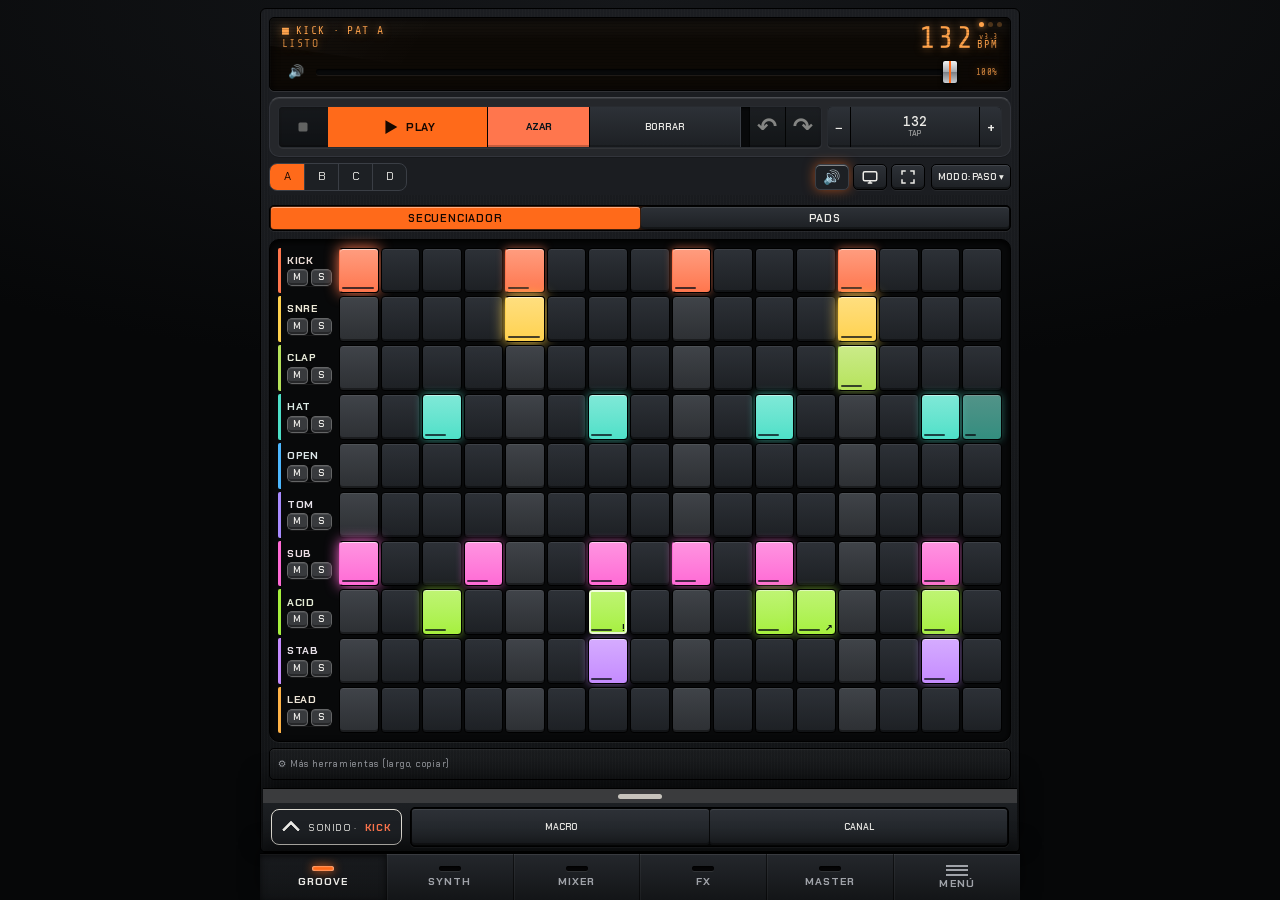
<file: index.html>
<!doctype html><html><head><meta charset=utf8><meta name=viewport content="width=device-width,initial-scale=1,viewport-fit=cover"><meta name="theme-color" content="#0c0d0f"><meta name="mobile-web-app-capable" content="yes"><meta name="apple-mobile-web-app-capable" content="yes"><meta name="apple-mobile-web-app-status-bar-style" content="black-translucent"><link rel="manifest" href="./manifest.webmanifest"><link rel="icon" href="./icon.svg" type="image/svg+xml"><link rel="stylesheet" href="./styles.css?v=3.3">
<title>Pulso Studio · Tu groovebox en el móvil</title>
<meta name="description" content="Secuenciador de 16 pasos y pads para crear ritmos desde el móvil. Por Pulso Lab.">
<meta property="og:type" content="website">
<meta property="og:site_name" content="Pulso Lab">
<meta property="og:locale" content="es_ES">
<meta property="og:title" content="Pulso Studio · Tu groovebox en el móvil">
<meta property="og:description" content="Secuenciador de 16 pasos y pads para crear ritmos desde el móvil. Por Pulso Lab.">
<meta property="og:url" content="https://djsergiostylo.github.io/Pulso-Studio-lab/">
<meta property="og:image" content="https://djsergiostylo.github.io/Pulso-Studio-lab/preview.png">
<meta property="og:image:type" content="image/png">
<meta property="og:image:width" content="1200">
<meta property="og:image:height" content="630">
<meta property="og:image:alt" content="Pulso Studio: groovebox para el móvil con secuenciador y pads">
<meta name="twitter:card" content="summary_large_image">
<meta name="twitter:title" content="Pulso Studio · Tu groovebox en el móvil">
<meta name="twitter:image" content="https://djsergiostylo.github.io/Pulso-Studio-lab/preview.png">
</head><body>
<link rel="stylesheet" href="https://fonts.googleapis.com/css2?family=Chakra+Petch:wght@500;600;700&family=DM+Mono:wght@400;500&family=Share+Tech+Mono&display=swap">


<main class="wrap">
  <button class="stagex" id="stageX" aria-label="Salir del modo escenario">✕ Salir</button>
  <section class="device" aria-label="Pulso Studio">
    <div class="head">
      <div class="lcd" id="lcd" data-v="info" role="button" tabindex="0" aria-label="Cambiar pantalla: info, onda o espectro">
        <div class="l1" id="l1">■ KICK · PAT A</div>
        <div class="big"><span id="lb">132</span><small>BPM</small><span class="ver" aria-label="Versión v3.3">v3.3</span></div>
        <div class="l2" id="l2">LISTO</div><div class="lsteps" id="lsteps" aria-hidden="true"></div><canvas id="scope" aria-hidden="true"></canvas><span class="md" id="md"></span><span class="ldots" aria-hidden="true"><i></i><i></i><i></i></span>
        <div class="lvol" id="lvol"><button type="button" id="lmute" aria-label="Silenciar" aria-pressed="false">🔊</button><input id="lvr" type="range" min="0" max="100" step="1" value="100" aria-label="Volumen de escucha"><output id="lvo" for="lvr">100%</output></div>
      </div>
      <div class="trans">
        <div class="seg">
          <button id="stopb" aria-label="Parar" disabled><svg viewBox="0 0 24 24" width="18" height="18" aria-hidden="true"><rect x="6" y="6" width="12" height="12" rx="2" fill="currentColor"/></svg></button>
          <button id="play" aria-pressed="false" aria-label="Reproducir"><svg viewBox="0 0 24 24" width="22" height="22" aria-hidden="true"><path d="M7 4.5v15l13-7.5z" fill="currentColor"/></svg><span>Play</span></button>
          <button id="rand">Azar</button>
          <button id="clear">Borrar</button>
          <button id="undo" class="ur" aria-label="Deshacer (Ctrl+Z)" disabled>↶</button>
          <button id="redo" class="ur" aria-label="Rehacer (Ctrl+Mayús+Z)" disabled>↷</button>
        </div>
        <div class="seg">
          <button class="hd" data-k="bpm" data-d="-1" aria-label="Bajar tempo">−</button>
          <button class="val" id="bpmv" aria-label="Tap tempo"><span>132</span><small>TAP</small></button>
          <button class="hd" data-k="bpm" data-d="1" aria-label="Subir tempo">+</button>
        </div>
      </div>
      <div class="prow"><div class="pchips" id="pchips" role="group" aria-label="Patrón"></div><div class="prv" role="group" aria-label="Vista"><button class="prb" id="aud" aria-pressed="true" aria-label="Sonar al pulsar" title="Sonar al pulsar">🔊</button><button class="prb" id="stage" aria-pressed="false" aria-label="Modo escenario" title="Modo escenario"><svg viewBox="0 0 24 24" width="18" height="18" aria-hidden="true"><rect x="3" y="5" width="18" height="12" rx="2" fill="none" stroke="currentColor" stroke-width="2"/><path d="M9 20h6M12 17v3" stroke="currentColor" stroke-width="2" fill="none"/></svg></button><button class="prb" id="fs" aria-pressed="false" aria-label="Pantalla completa" title="Pantalla completa"><svg viewBox="0 0 24 24" width="18" height="18" aria-hidden="true"><path d="M4 9V4h5M20 9V4h-5M4 15v5h5M20 15v5h-5" stroke="currentColor" stroke-width="2" fill="none"/></svg></button></div><button class="modeb" id="modeB" aria-expanded="false">Modo: Paso ▾</button></div>
    </div>

    <nav class="tabs" id="tabs" role="tablist" aria-label="Módulos">
      <button type="button" role="tab" id="tab-groove" data-g="groove" aria-selected="true" aria-controls="t-seq" tabindex="0"><i aria-hidden="true"></i><span>Groove</span></button>
      <button type="button" role="tab" id="tab-synth" data-g="synth" aria-selected="false" aria-controls="t-roll" tabindex="-1"><i aria-hidden="true"></i><span>Synth</span></button>
      <button type="button" role="tab" id="tab-mixer" data-g="mixer" aria-selected="false" aria-controls="t-mix" tabindex="-1"><i aria-hidden="true"></i><span>Mixer</span></button>
      <button type="button" role="tab" id="tab-fx" data-g="fx" aria-selected="false" aria-controls="t-fx" tabindex="-1"><i aria-hidden="true"></i><span>FX</span></button>
      <button type="button" role="tab" id="tab-master" data-g="master" aria-selected="false" aria-controls="t-mst" tabindex="-1"><i aria-hidden="true"></i><span>Master</span></button>
      <button type="button" role="tab" id="tab-menu" data-g="menu" aria-selected="false" aria-controls="t-song" aria-label="Menú: canción, proyecto y aspecto" tabindex="-1"><i aria-hidden="true"></i><span>Menú</span></button>
    </nav>
    <div class="seg subtabs" id="subs"></div>
    

    <section id="t-seq" class="tab">
      <div class="seqview">
        <div id="stepPg" class="focus-pages" role="group" aria-label="Página de pasos (ACID de 32)" hidden> <button type="button" data-pg="0" aria-pressed="true">Pasos 1–16</button> <button type="button" data-pg="1" aria-pressed="false">Pasos 17–32</button> </div>
      </div>
      
      <div class="mtx" id="grid" role="group" aria-label="Secuenciador; arrastra en horizontal para pintar varios pasos y mantén pulsado para cambiar la velocidad"></div>
      <div class="nrow"><span id="nlab">NOTA SUB</span><div class="notes" id="notes"></div></div>
      <details class="more"><summary>⚙ Más herramientas (largo, copiar)</summary>
      <div class="strip">
        <div class="seg"><button class="hd" data-k="len" data-d="-1" aria-label="Menos pasos">−</button><button class="val" id="lenv">LEN 16</button><button class="hd" data-k="len" data-d="1" aria-label="Más pasos">+</button></div>
      </div>
      <div class="tools">
        <div class="seg"><button id="cpT">📋 Pista</button><button id="cpP">📋 Patrón</button><button id="paste" disabled>📥 Pegar</button></div>
      </div>
      </details>
    </section>

    <section id="t-pads" class="tab" hidden>
      <div class="seg"><button id="padRec" aria-pressed="false">● REC</button><button id="padQ" aria-pressed="true">Cuantizar</button><button id="padDr" aria-pressed="true">Batería</button><button id="padMel" aria-pressed="false">🎹 Notas</button></div>
      <div class="snd4" id="padSnd" role="group" aria-label="Sonido de las notas" hidden></div>
      <div class="pads" id="pads"></div>
      <div class="seg octr" id="padOct" hidden><button id="padOm" aria-label="Bajar octava">OCT −</button><span id="padOv">OCT 0</span><button id="padOp" aria-label="Subir octava">OCT +</button></div>
      <div class="keys" id="pkeys" hidden></div>
      <div class="card"><div class="k"><label for="djf">Filtro DJ <output id="djo">OFF</output></label><input id="djf" type="range" min="-100" max="100" value="0"></div></div>
      <p class="note">Toca los pads en directo. Con REC y ▶ Play lo que toques se graba en el patrón que suena. 🎹 Notas convierte los pads en un teclado: elige arriba el sonido (SUB, ACID, STAB o LEAD) y la octava. Filtro DJ: izquierda = low pass, derecha = high pass, doble toque lo centra.</p>
    </section>

    <section id="t-roll" class="tab" hidden>
      <div class="snd4" id="rollSnd" role="group" aria-label="Sonido del piano roll"></div>
      <div class="focus-pages rollpg" id="rollPg" role="group" aria-label="Página de pasos" hidden><button type="button" data-pg="0" aria-pressed="true">Pasos 1–16</button><button type="button" data-pg="1" aria-pressed="false">Pasos 17–32</button></div>
      <div class="rollvel" id="rollVelBox"><label for="rollVel" title="Fuerza de las notas nuevas">Fuerza</label><input id="rollVel" type="range" min="1" max="3" step="1" value="2" aria-describedby="rollVo"><output id="rollVo">NORMAL · 75%</output><button type="button" id="rollVelAll" class="fn" title="Aplicar esta fuerza a todas las notas de este sonido">A todas</button></div>
      <div class="roll" id="roll"></div>
      <div class="seg octr"><button id="rollOm" aria-label="Bajar octava">OCT −</button><span id="rollOv">OCT 0</span><button id="rollOp" aria-label="Subir octava">OCT +</button></div>
      <p class="note">Toca una casilla para poner o quitar; arrastra para pintar. En las baterías, 0 es el sonido original y las demás filas lo afinan en semitonos. Azar y Borrar actúan sobre el sonido elegido.</p>
    </section>

    <section id="t-song" class="tab" hidden>
      <div class="pbar">
        <div class="pts" id="pts"></div>
        <div class="seg"><button id="chain" aria-pressed="false">Cadena A-D</button><button id="dup">Duplicar →</button></div>
      </div>
      <div class="card" id="repCard"><h3>Reproducción · compases</h3><div class="seg" id="songMode"><button data-v="0">PATRÓN</button><button data-v="1">CANCIÓN</button></div>
      <div class="seg" id="songLen"><button data-n="8" aria-label="8 compases">8</button><button data-n="16" aria-label="16 compases">16</button><button data-n="32" aria-label="32 compases">32</button></div></div>
      <div class="card" id="arrCard"><h3>Arreglo</h3>
        <div class="sg" id="songGrid"></div>
        <div class="seg"><button id="songFill">Rellenar A·B·C·D</button><button id="songClr">Vaciar</button></div>
      </div>
      <details class="card" id="barTools">
        <summary>Editar compases</summary>
        <div class="selects">
          <label>Desde<select id="songSrc" aria-label="Compás de origen"></select></label>
          <label>Hacia<select id="songDst" aria-label="Compás de destino"></select></label>
        </div>
        <div class="seg"><button id="songCopy">Copiar compás</button><button id="songMove">Mover compás</button><button id="songRepeat">Repetir al resto</button></div>
        <button id="songUndo" class="tg" type="button" disabled>Deshacer edición de compás</button>
        <p class="note">Copia patrón y activación de audios. Copiar y mover sustituyen el compás de destino; cada acción se puede deshacer aquí.</p>
      </details>
      <div id="lanes"></div>
      <p class="note">Modo CANCIÓN: cada compás toca el patrón que pongas (toca la casilla: A → B → C → D → vacío; mantén pulsada una casilla para abrir ese patrón y editarlo). Las pistas de audio suenan en los compases marcados y se ajustan al tempo con su BPM original.</p>
    </section>

<section id="t-file" class="tab" hidden>
      <div class="card" id="saveCard">
        <h3>Guardar en este móvil</h3>
        <div class="saverow"><input id="pname" type="text" maxlength="40" placeholder="Nombre del proyecto" autocomplete="off"><button class="fn" id="psave">💾 Guardar</button></div>
        <p id="saveState" class="note">Se guarda automáticamente en este dispositivo.</p>
        <div class="plist" id="plist"></div>
      </div>
      <div class="card" id="shareCard">
        <h3>Copias y compartir</h3>
        <div class="seg"><button id="pexp">⬇ Exportar .json</button><button id="pimp">⬆ Cargar .json</button></div>
        <input id="pfile" type="file" accept=".json,application/json" hidden>
        <div class="seg"><button id="shC">Código</button><button id="shL">🔗 Enlace</button><button id="shI">Importar</button></div>
        <textarea id="shT" rows="2" placeholder="Pega aquí un código PS1:… y pulsa Importar código" spellcheck="false" autocomplete="off"></textarea>
        <p class="note" id="dlnote">El .json sirve de copia o para pasar tus ritmos a otro móvil. Código o enlace: mándalo por WhatsApp; quien lo abra o pegue tendrá tu beat (sin samples propios). Importar usa lo pegado en el cuadro.</p>
      </div>
    <details class="more2"><summary>⚙ Ayuda</summary>
  <p class="hint">Desliza el dedo por la pantalla para cambiar de patrón A–D. Toca la pantalla para ver la onda o el espectro. Toca un paso para encenderlo y mantenlo pulsado para cambiar su fuerza. Con ! ×2 ↔ ↗ le pones acento, redoble, nudge o slide (acid). PADS para tocar en directo, SONG para montar la canción. Con auriculares se nota el subgrave.</p>
  </details>
    </section>

<section id="t-look" class="tab" hidden>
      <div class="card" id="skinCard">
        <h3>Aspecto</h3>
        <div class="skins"><span>Luces (color)</span><div id="skins" role="group" aria-label="Color de las luces"></div></div>
        <div class="skins"><span>Fondo (chasis)</span><div id="bgs" role="group" aria-label="Fondo del chasis"></div></div>
        <p class="note">Luces cambia el color de los botones encendidos y de la pantalla. Fondo cambia el tono del chasis, del negro al plata. Se combinan como quieras.</p>
      </div>
      <div class="card" id="viewCard">
        <h3>Pantalla y audio</h3>
      <div class="vtiles" role="group" aria-label="Luces y audio">
        <button class="sk vt" id="lightsB" aria-pressed="false"><span class="tt"><svg viewBox="0 0 24 24" width="20" height="20" aria-hidden="true"><path d="M9 18h6M10 21h4M12 3a6 6 0 0 0-3.5 10.9c.6.5 1 1.2 1 2.1h5c0-.9.4-1.6 1-2.1A6 6 0 0 0 12 3z" fill="none" stroke="currentColor" stroke-width="2" stroke-linecap="round" stroke-linejoin="round"/></svg>Luces extra</span><em class="st"></em><small>Destellos al sonar en pads, nombres y pantalla. Gastan batería: mejor apagado si el audio suena entrecortado.</small></button>
        <button class="sk vt" id="latB"></button>
        <button class="sk vt" id="fadeB"></button>
      </div>
      </div>
      <div class="card" id="manualCard">
        <h3>Ayuda</h3>
        <a class="mbtn" href="manual.html"><svg viewBox="0 0 24 24" width="22" height="22" aria-hidden="true"><path d="M4 5.5A2.5 2.5 0 0 1 6.5 3H20v16H6.5A2.5 2.5 0 0 0 4 21.5zM4 5.5V21.5M8 7h8M8 11h8" fill="none" stroke="currentColor" stroke-width="2" stroke-linecap="round" stroke-linejoin="round"/></svg><span>Abrir el manual<small>Guía completa con capturas de cada pantalla</small></span></a>
      </div>
    </section>

<section id="t-mix" class="tab" hidden>
      <div class="mix" id="mix"></div>
      <p class="note">Arrastra el fader y el pan; al lado tienes la escala en dB. Doble toque los reinicia. Toca el nombre para abrir el canal. El master y el limitador están en el módulo Master.</p>
    </section>

    <section id="t-fx" class="tab" hidden>
      <div class="msbar" id="msBar" aria-label="Master rápido"></div>
      <div class="fxnav" id="fxNav" role="group" aria-label="Ir a efecto"></div>
      <div class="fxl" id="fxList"></div>
      <p class="note">Doble toque en un control lo devuelve a su valor inicial. Reverb y Delay son envíos (súbelos por canal en Groove → Sonido → Canal); el resto actúa sobre toda la mezcla.</p>
    </section>

    <section id="t-eq" class="tab" hidden>
      <div class="eqt" id="eqT" role="group" aria-label="Canal a ecualizar"></div>
      <button id="eqStyle" class="fn" type="button" aria-pressed="false">EQ BYPASS · NO</button>
      <p class="note" id="eqCost" aria-live="polite"></p>
      <canvas id="eqc" aria-label="Curva de ecualización"></canvas>
      <div class="seg" id="eqP" role="group" aria-label="Ajustes rápidos">
        <button data-p="flat">Plano</button><button data-p="nosub">Sin sub</button><button data-p="nobass">Sin graves</button><button data-p="bass">+Graves</button><button data-p="mud">−Barro</button><button data-p="air">Brillo</button>
      </div>
      <div class="card">
        <div class="hd2"><h3>Banda <span id="eqBn"></span></h3><span class="eqact"><button id="eqOn" class="eqm" aria-pressed="true">ON</button><button id="eqDel" class="eqm" aria-label="Borrar banda">🗑</button></span></div>
        <div class="eqb" id="eqB" role="group" aria-label="Bandas de EQ"></div>
        <div id="eqCtl">
          <div class="seg" id="eqTy" role="group" aria-label="Tipo de banda"></div>
          <div class="seg" id="eqSl" role="group" aria-label="Pendiente del corte" hidden></div>
          <div class="eqk">
            <div class="k"><label for="eq_f">Frecuencia <output id="eo_f"></output></label><input id="eq_f" type="range" min="0" max="1000" step="1"></div>
            <div class="k" id="kg"><label for="eq_g">Ganancia <output id="eo_g"></output></label><input id="eq_g" type="range" min="-24" max="24" step="0.5"></div>
            <div class="k" id="kq"><label for="eq_q">Q (ancho) <output id="eo_q"></output></label><input id="eq_q" type="range" min="0" max="100" step="1"></div>
          </div>
        </div>
      </div>
      <p class="note">Hasta 8 bandas por canal, como Pro-Q: doble toque en la curva crea una banda; arrastra el punto para frecuencia y ganancia (10 Hz–24 kHz). Tipos: campana, shelf, notch y cortes de graves/agudos hasta 96 dB/oct ("Sin graves" quita todo lo de abajo). La sombra es el espectro en vivo.</p>
    </section>

    <section id="t-mst" class="tab" hidden>
      <div class="card vucard" id="vuCard" aria-label="Medidores de salida">
        <div class="hd2"><h3>Salida · medidores</h3><span class="smpn">dBFS</span></div>
        <div class="vu"><span>PICO</span><div class="vub"><i id="vuPk"></i><u id="vuHold"></u></div><output id="vuPkO">-∞</output></div>
        <div class="vu"><span>RMS</span><div class="vub"><i id="vuRms"></i></div><output id="vuRmsO">-∞</output></div>
        <div class="vusc" aria-hidden="true"><span style="left:0">-48</span><span style="left:25%">-36</span><span style="left:50%">-24</span><span style="left:75%">-12</span><span style="left:87.5%">-6</span><span style="left:100%">0</span></div>
      </div>
      <div class="mcm" id="mixMst" aria-label="Master"></div>
      <div class="mstfx" id="mixMstFx" aria-label="Ajustes del master"></div>
      <div class="msbar mixlim" id="mixLim" aria-label="Limitador del master"></div>
      <button class="fn" id="mstEq" type="button">Abrir el EQ del master</button>
      <div class="card" id="reccard">
        <h3>Exportar audio</h3>
        <div class="seg" id="recN" role="group" aria-label="Vueltas a grabar"><button data-n="1">1 vuelta</button><button data-n="2">2</button><button data-n="4">4</button><button data-n="8">8</button></div>
        <div class="seg" id="wavBit" role="group" aria-label="Resolución del WAV"><button data-b="16">16 bits</button><button data-b="24">24 bits</button></div>
        <button class="fn" id="pwav">⬇ Exportar WAV (calidad máxima)</button>
        <button class="fn" id="prec">⏺ Grabar en tiempo real (.webm)</button>
        <p class="note">El WAV se calcula al instante, sin cortes, a la frecuencia de tu móvil (normalmente 48 kHz), en 16 o 24 bits.</p>
        <p class="note" id="wavStat" aria-live="polite" hidden></p>
      </div>
      <p class="note">Cadena del master: filtros → drive → EQ → compresor → ancho → limitador con techo. PICO y RMS miden la salida real. Si PICO se pone rojo, baja la Entrada del limitador o el volumen.</p>
    </section>

<div class="sheet" id="sheet" hidden>
      <div class="seg emode" id="emode" role="group" aria-label="Qué hace tocar un paso"><button data-m="step" aria-pressed="true">Paso</button><button data-m="acc" aria-pressed="false">Acento</button><button data-m="rt" aria-pressed="false">Redoble</button><button data-m="nd" aria-pressed="false">Nudge</button><button data-m="sl" aria-pressed="false">Slide</button><button data-m="prob" aria-pressed="false">Prob.</button><button data-m="euc" aria-pressed="false">Euclíd.</button></div>
      <div class="modex" id="modeX" hidden>
        <div class="seg" id="probX" hidden><button class="hd" data-k="prob" data-d="-1" aria-label="Menos probabilidad">−</button><button class="val" id="prbv">PROB 100%</button><button class="hd" data-k="prob" data-d="1" aria-label="Más probabilidad">+</button></div>
        <div class="seg" id="euc" hidden><button class="ek" data-e="-1" aria-label="Menos golpes">−</button><button class="val" id="eucv">◎ Euclid 4</button><button class="ek" data-e="1" aria-label="Más golpes">+</button><button class="ek" data-e="r" aria-label="Rotar">↻</button></div>
      </div>
    </div>
    <section id="soundDock" class="sdock" aria-label="Sonido del canal y macros" hidden>
      <div class="sdgrip" id="sdGrip" role="separator" aria-orientation="horizontal" aria-label="Arrastra para cambiar la altura del panel Sonido" tabindex="0"><i></i></div>
      <div class="sdh">
        <button type="button" id="sndTog" aria-expanded="false" aria-controls="sndBody"><span class="chev">▴</span> Sonido · <b id="sndCh">KICK</b></button>
        <div class="seg" id="sndTabs" role="group" aria-label="Qué editar"><button data-t="macro" aria-pressed="false">Macro</button><button data-t="canal" aria-pressed="true">Canal</button></div>
      </div>
      <div class="sdb" id="sndBody" hidden>
      <section id="t-macro" class="tab" hidden>
      <div class="card sbcard" id="sbCard">
        <div class="hd2"><h3>Subidón</h3><output id="sbO">0%</output></div>
        <div class="sbf" id="sbF" role="slider" tabindex="0" aria-label="Subidón" aria-valuemin="0" aria-valuemax="100" aria-valuenow="0"><div class="sbfill"></div><div class="sbthumb" aria-hidden="true"><svg viewBox="0 0 24 24" width="22" height="22"><path d="M5 12h14M9 8l-4 4 4 4M15 8l4 4-4 4" fill="none" stroke="currentColor" stroke-width="2.4" stroke-linecap="round" stroke-linejoin="round"/></svg></div></div>
        <div class="sbl"><span>Desliza →</span><span id="sbHint">al soltar: drop</span></div>
        <div class="sbm" id="sbBars"></div>
        <div class="seg" id="sbRel" role="group" aria-label="Al soltar"><button data-v="drop">Al soltar: Drop</button><button data-v="stay">Al soltar: Quedarse</button></div>
        <div class="seg" id="sbCur" role="group" aria-label="Curva"><button data-v="soft">Suave</button><button data-v="norm">Normal</button><button data-v="exp">Explosivo</button></div>
        <div class="sbt" id="sbTg" role="group" aria-label="Qué sube"></div>
        <div class="sbp" id="sbP" role="group" aria-label="Ajustes del subidón"></div>
      </div>
      <div class="dock" id="dock"><div class="dkm" id="dkM"></div></div>
    </section>
      <section id="t-canal" class="tab" hidden>
      <div class="chips" id="chipsCan"></div>
      <div class="card">
        <div class="hd2"><h3 id="canT">Canal · KICK</h3><button class="tg" id="scTog" aria-pressed="false">Sidechain</button></div>
        <div class="knobs" id="canKn"></div>
      </div>
      <div class="card" id="mdCard" hidden>
        <div class="hd2"><h3>Modelo de sonido</h3><span class="smpn" id="mdN"></span></div>
        <div class="presets" id="mdRow" role="group" aria-label="Modelo de sonido de esta batería"></div>
      </div>
      <div class="card" id="presetCard">
        <div class="hd2"><h3 id="presetT">Kits de sonido</h3><span class="smpn" id="presetN">6 baterías</span></div>
        <div class="presets" id="presetRow" role="group" aria-label="Presets de sonido"></div>
        <p class="note" id="presetNote"></p>
      </div>
      <div class="card" id="lyCard">
        <div class="hd2"><h3>Capas</h3><span class="smpn" id="lyN">sin capa</span></div>
        <div class="presets" id="lyRow" role="group" aria-label="Voz de la capa"></div>
        <div class="k" id="lyK" hidden><label for="lyLv">Nivel de la capa <output id="lyO"></output></label><input id="lyLv" type="range" min="0" max="100" value="50"></div>
        <p class="note" id="lyNote"></p>
      </div>
      <details class="card" id="smpx">
        <summary class="hd2"><h3>🎤 Sample propio</h3><span class="smpn" id="smpN">Sintetizado</span></summary>
        <div class="seg"><button id="smpL">⬆ Cargar audio</button><button id="smpX" disabled>✕ Quitar</button></div>
        <input id="smpF" type="file" accept="audio/*" hidden>
        <p class="note">Con sample: Tono cambia la afinación y Caída lo acorta. Máx. 8 s. Se guarda en este móvil (no va dentro del .json ni del código).</p>
      </details>
      <details class="card" id="kitCard">
        <summary class="hd2"><h3>🥁 Mis kits guardados</h3><span class="smpn">6 canales</span></summary>
        <label class="kitname" for="kitName">Nombre del kit<input id="kitName" type="text" maxlength="32" placeholder="Mi kit" autocomplete="off"></label>
        <div class="saverow"><button id="kitSave" class="fn" type="button">Guardar kit</button></div>
        <label class="kitname" for="kitList">Kits guardados<select id="kitList"><option value="">Aún no hay kits</option></select></label>
        <div class="seg"><button id="kitLoad" disabled>Aplicar kit</button><button id="kitDel" disabled>Eliminar</button></div>
        <p class="note">Guarda tonos, caídas, drive y muestras propias de los 6 sonidos de batería. Solo en este dispositivo; las muestras no se incluyen en el proyecto JSON.</p>
      </details>
      <div class="card" id="subx" hidden>
        <h3 id="subxT">Sub bass</h3>
        <div class="seg" id="waves" role="group" aria-label="Onda">
          <button data-w="sine">Sin</button><button data-w="triangle">Tri</button><button data-w="sawtooth">Saw</button><button data-w="square">Sqr</button>
        </div>
        <div class="selects">
          <div class="k"><label for="root">Tono</label><select id="root"></select></div>
          <div class="k"><label for="scale">Escala</label><select id="scale"></select></div>
        </div>
        <button class="fn" id="oct" aria-pressed="true">Capa +1 octava</button>
      </div>
    </section>
    
      

    
      

    
      

    
      </div>
    </section>
    <div class="brand foot"><b>STYLO</b><em>Pulso Studio · techno workstation</em></div>
  </section>

  
</main>

<script src="./app.js?v=3.3"></script>

</body></html>
</file>
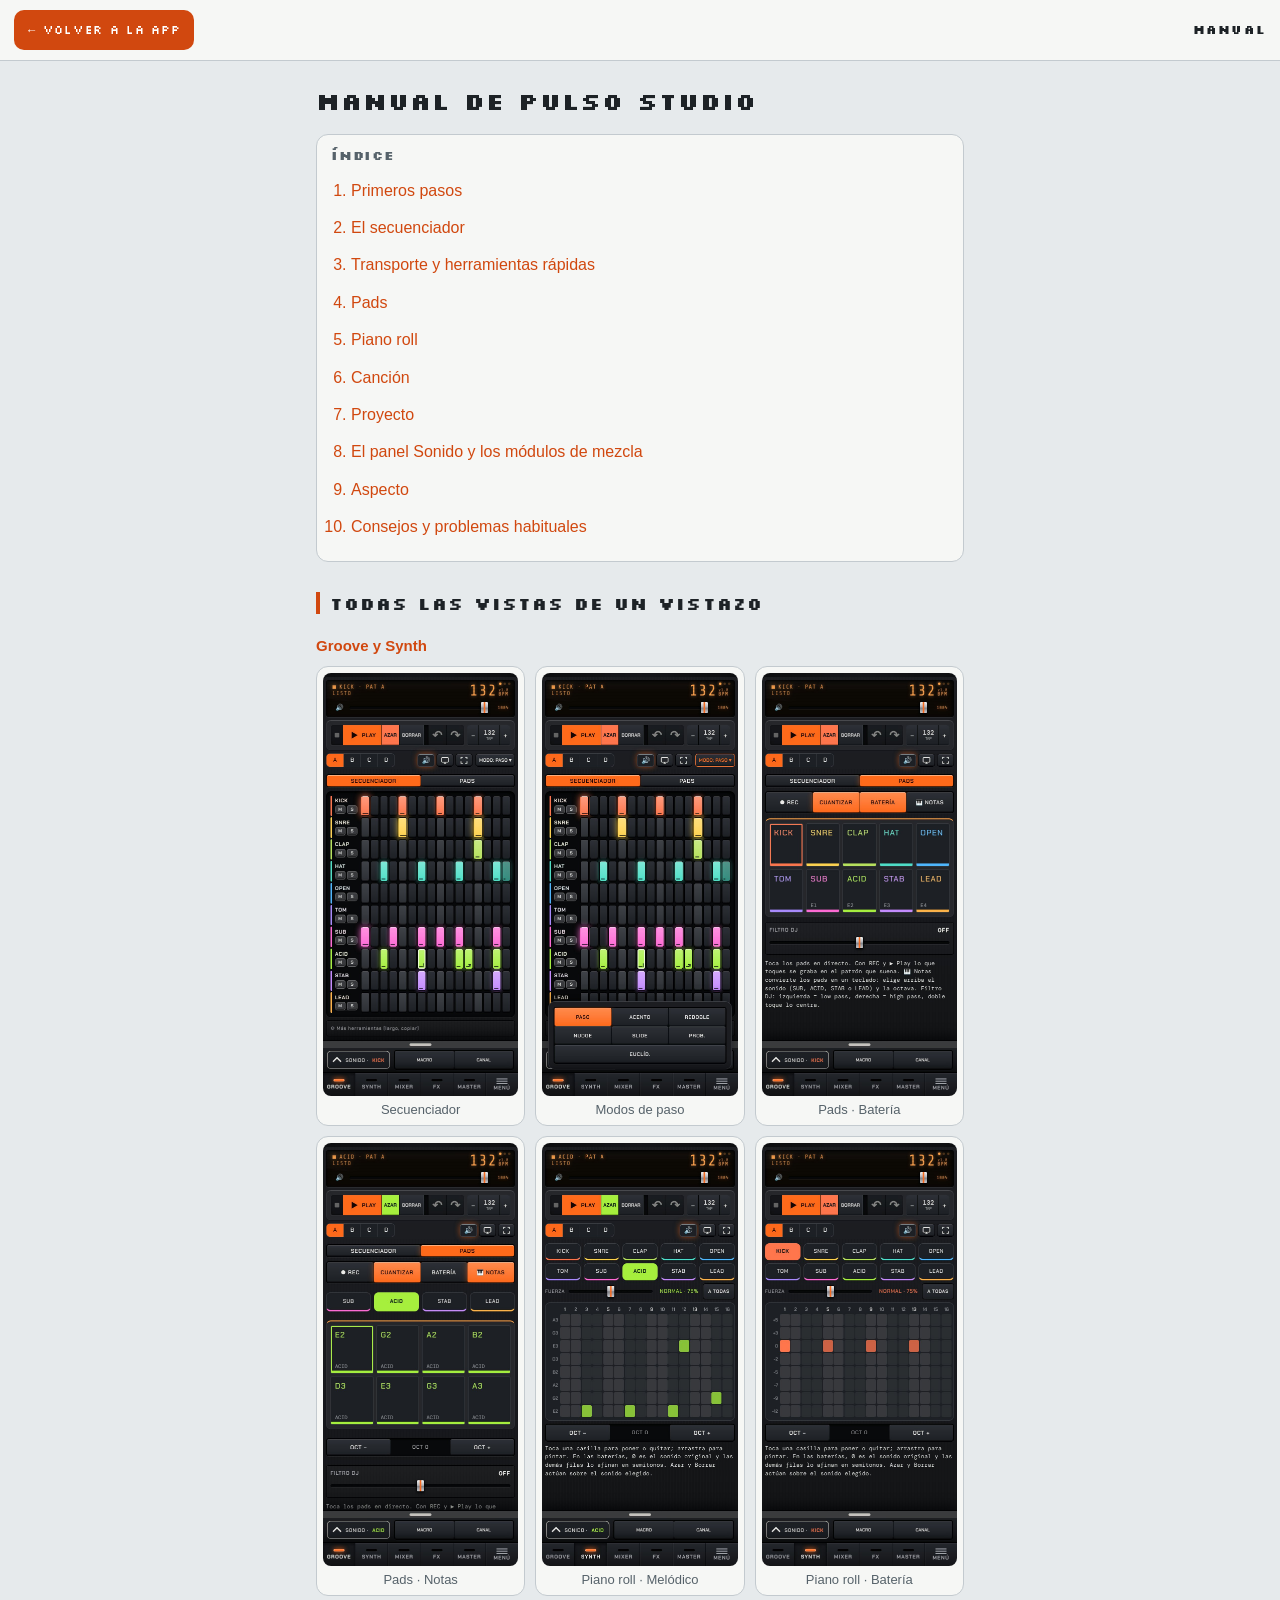
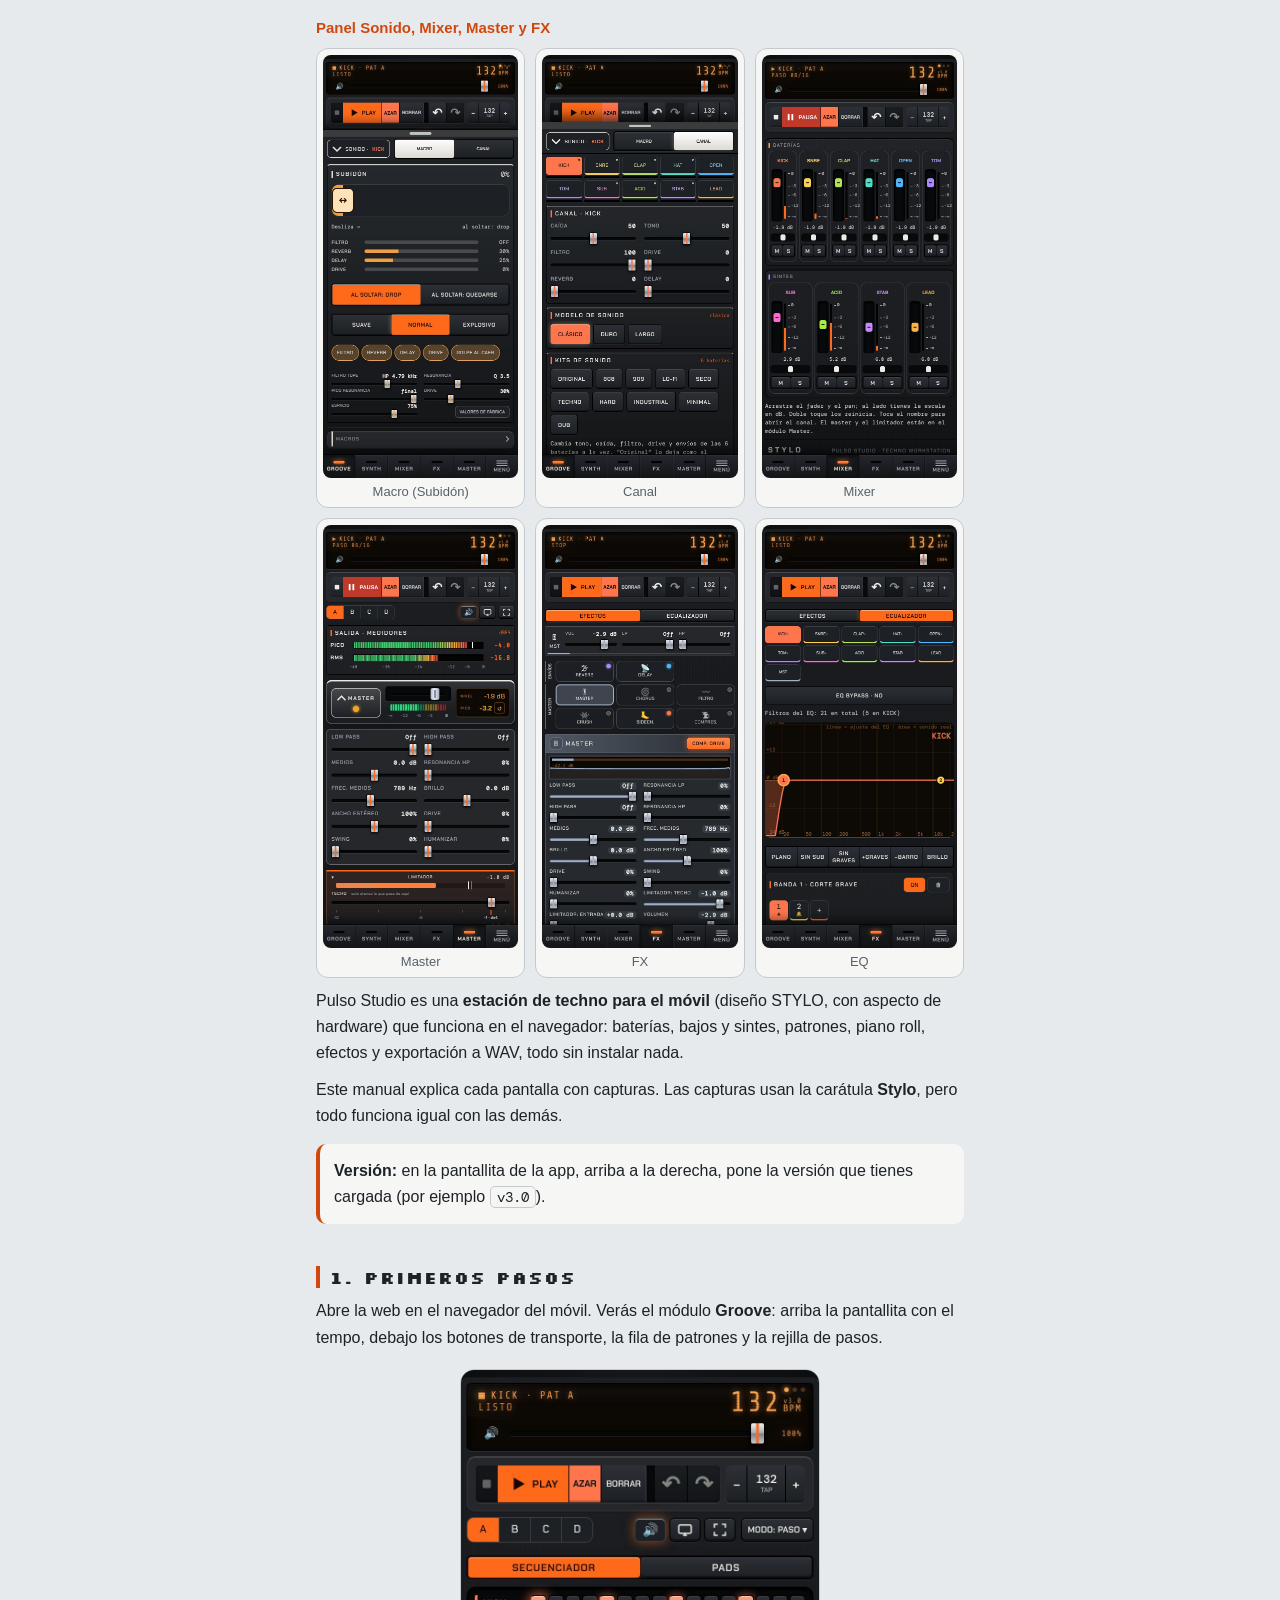
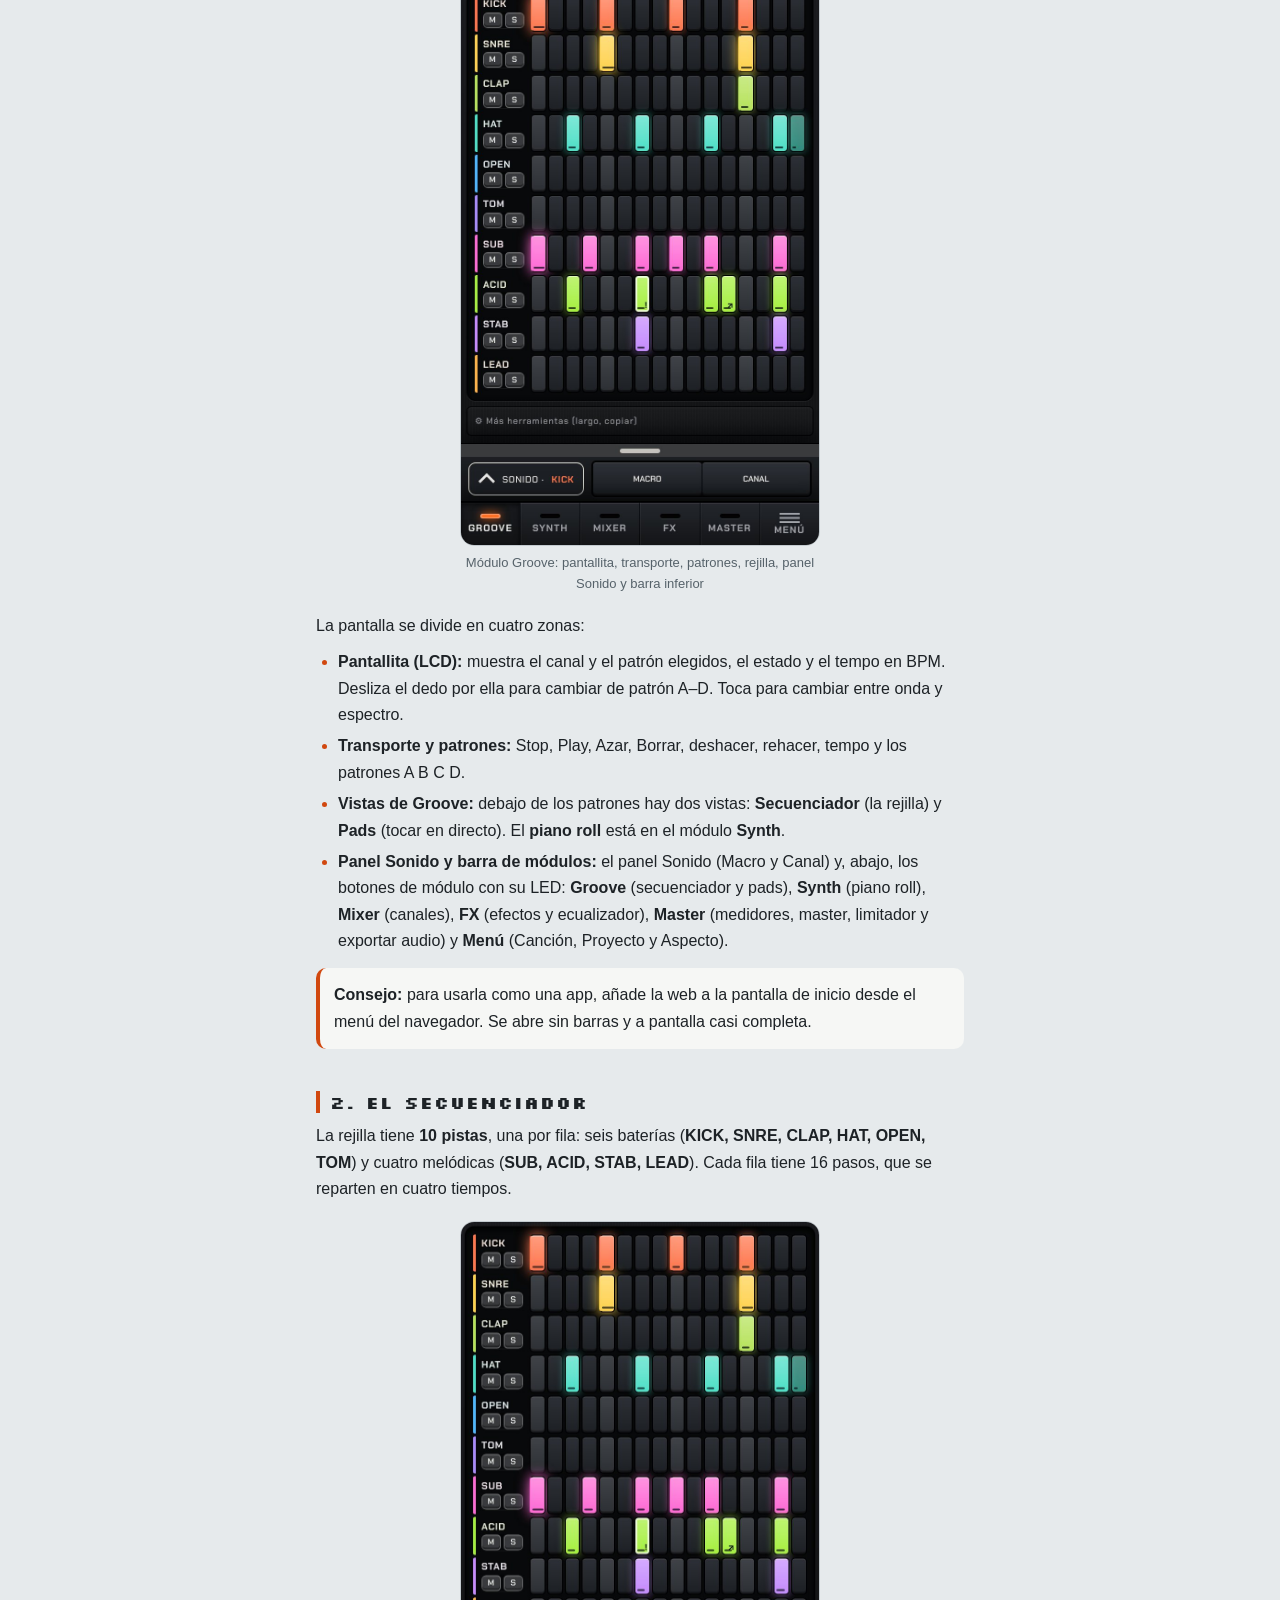
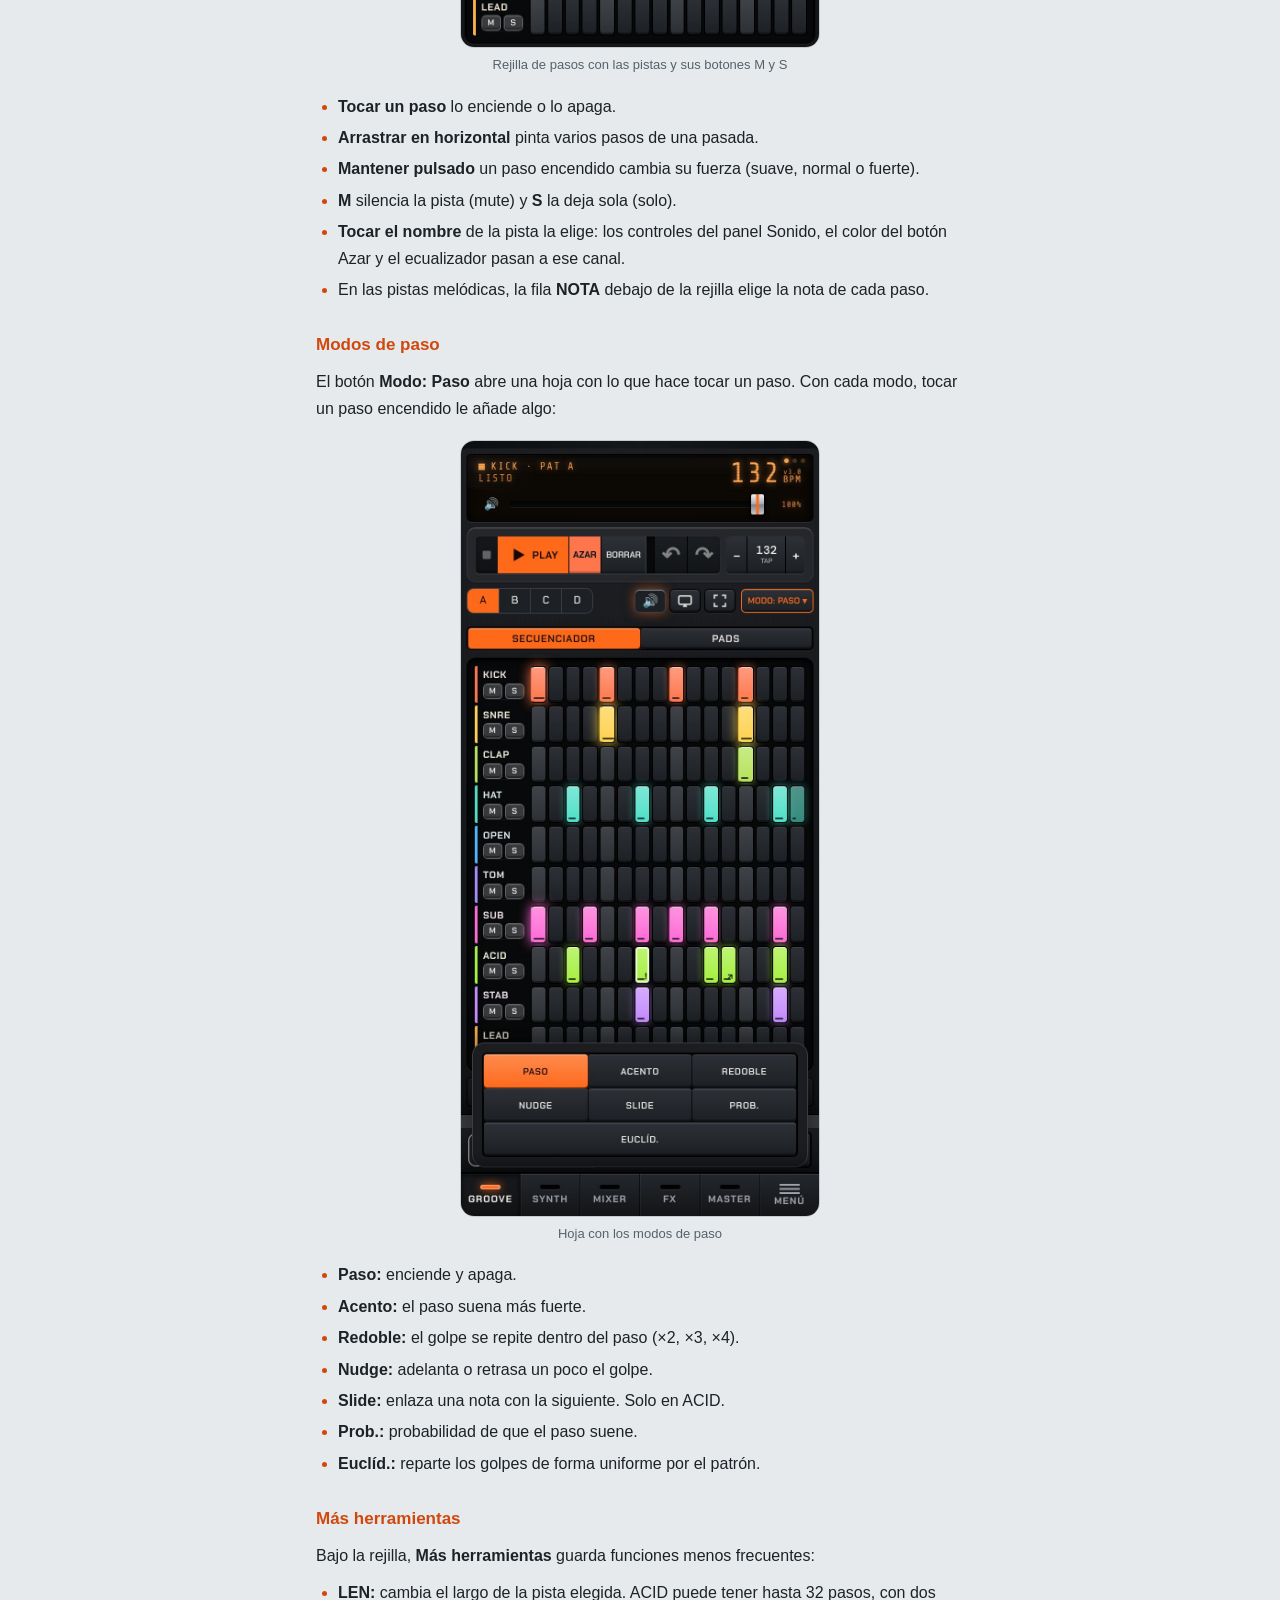
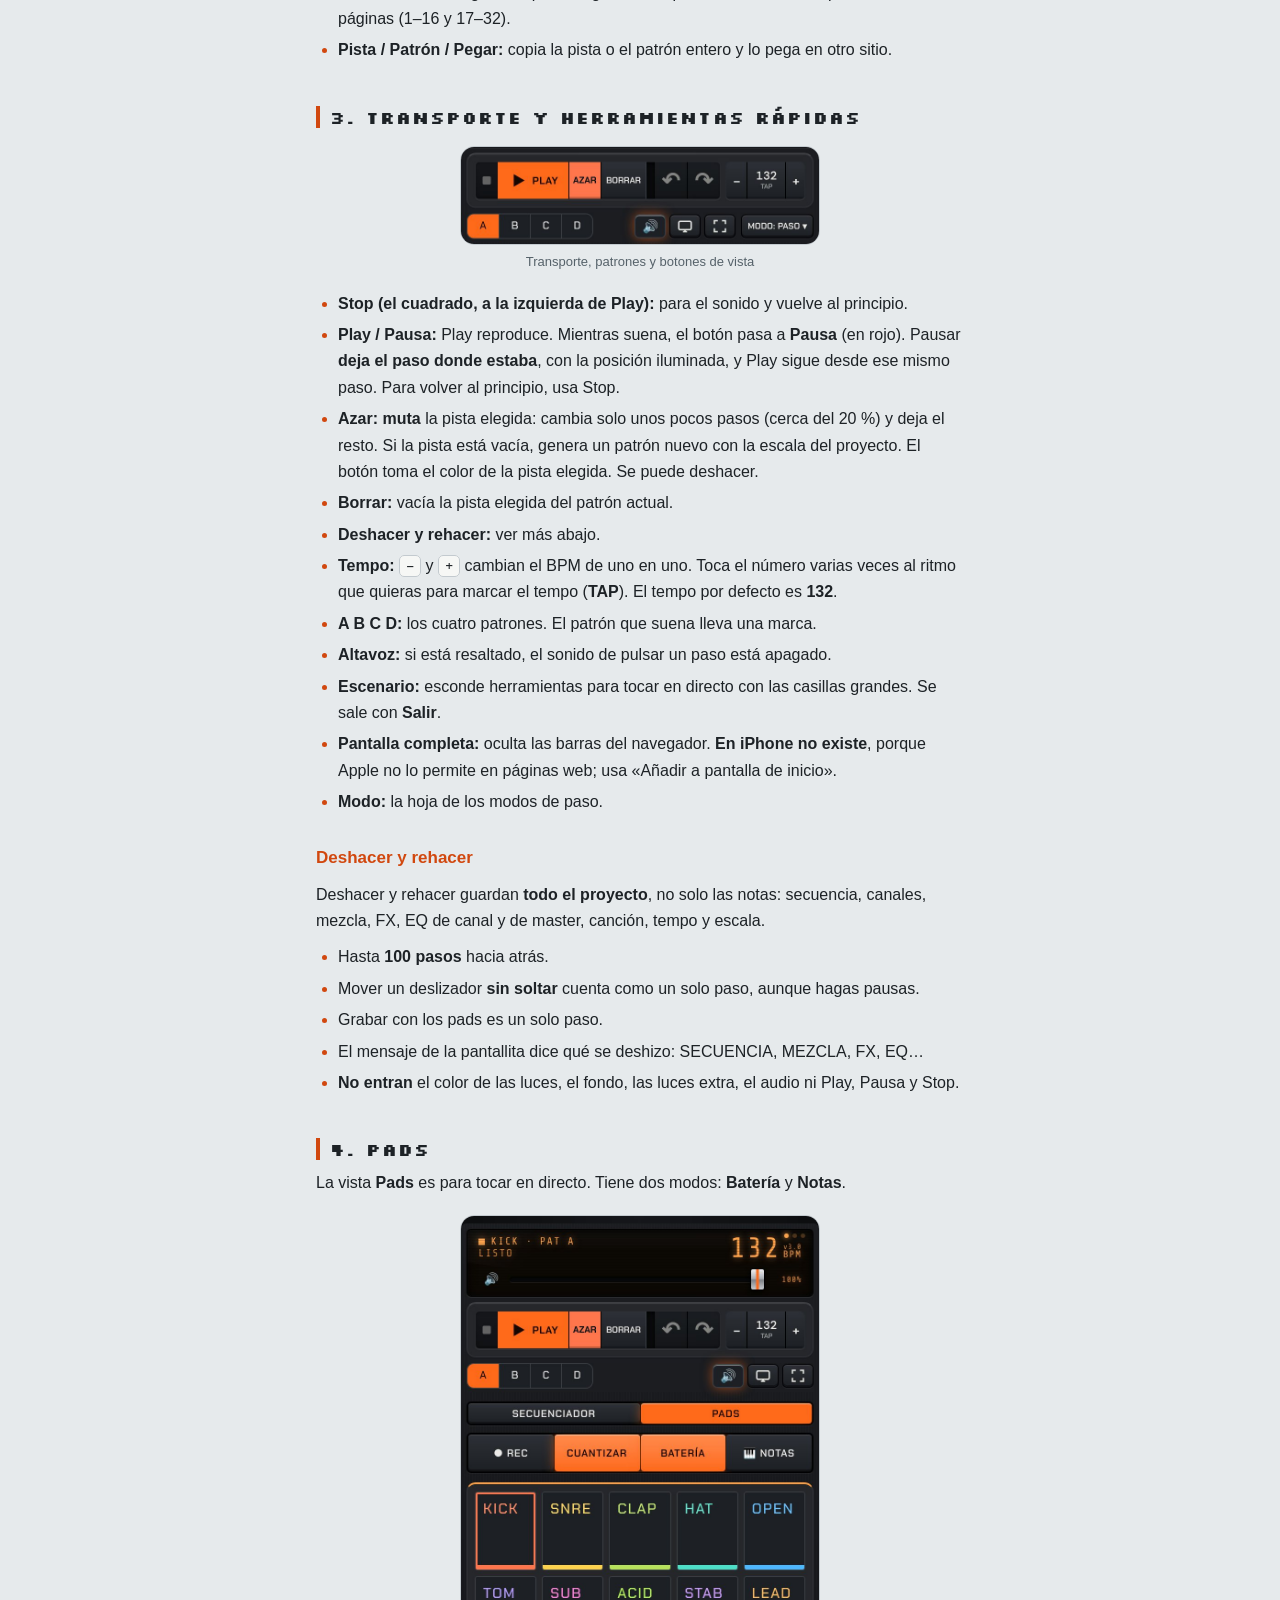
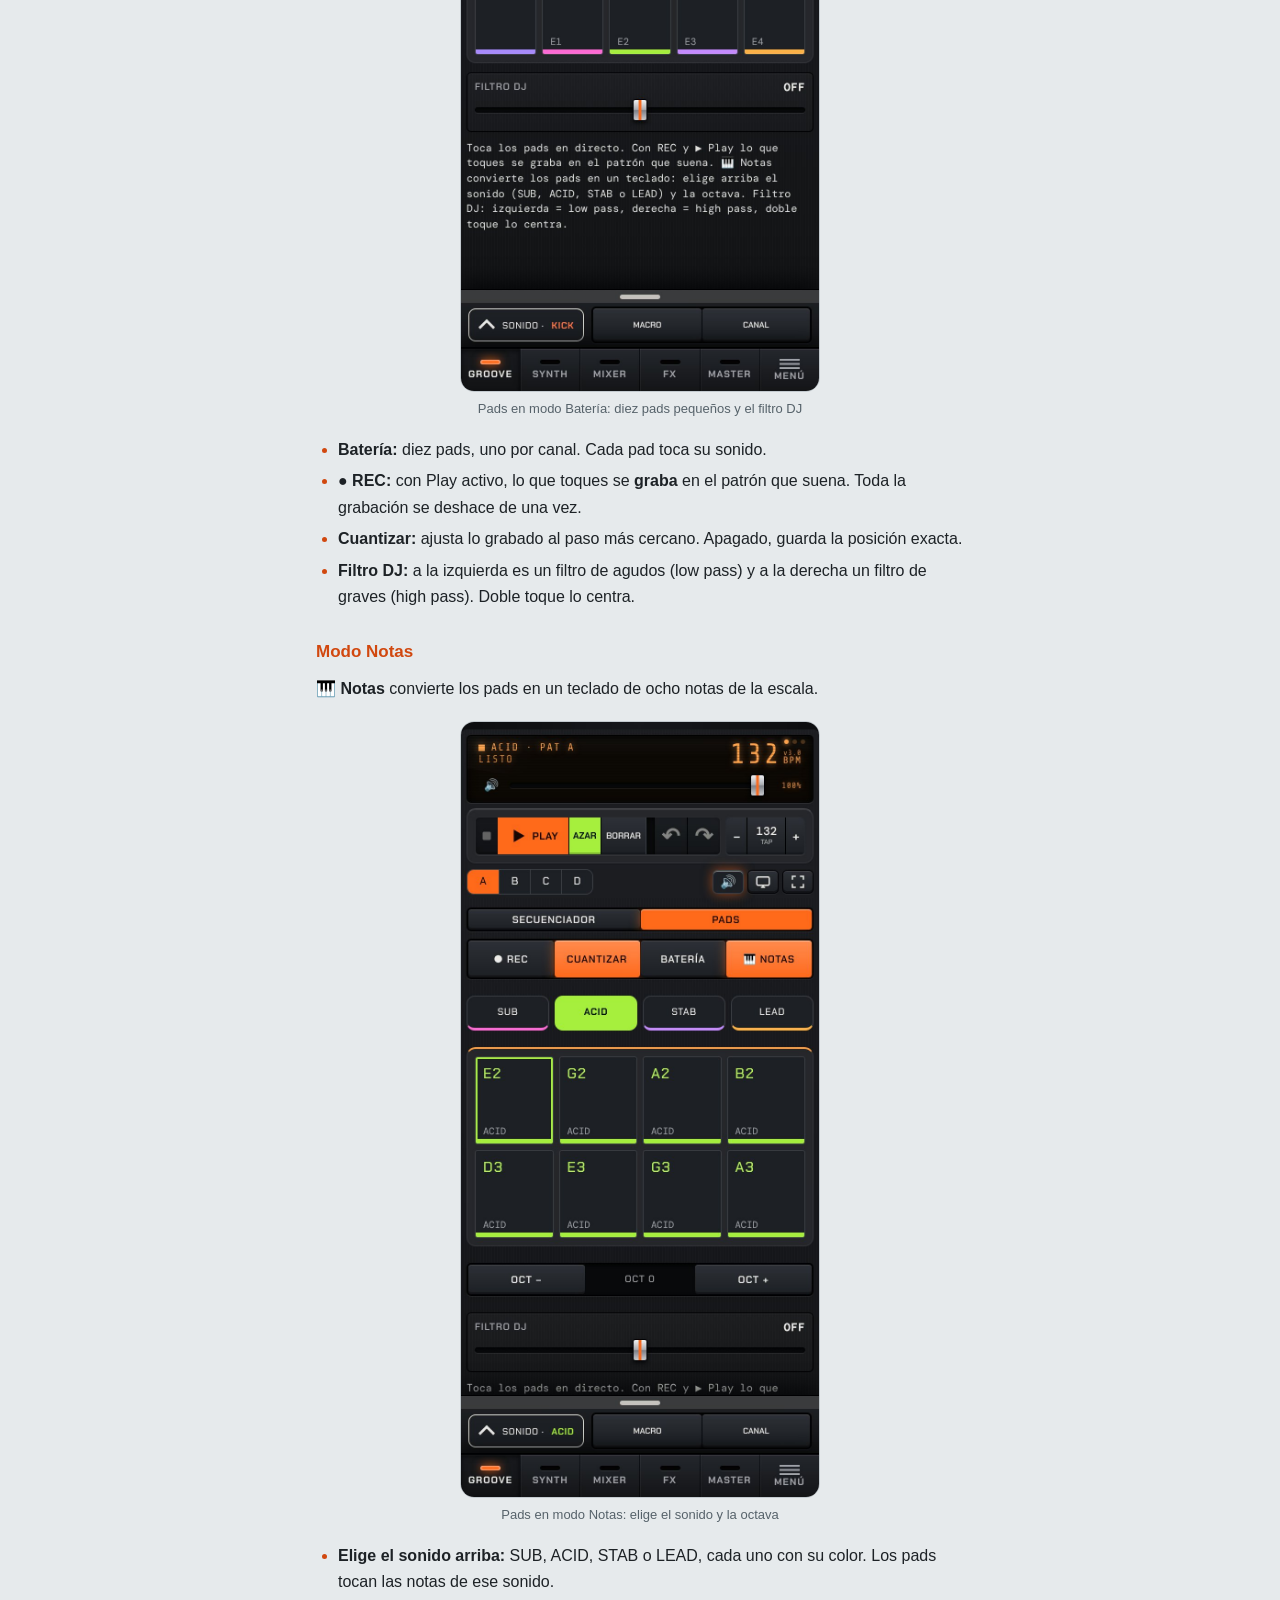
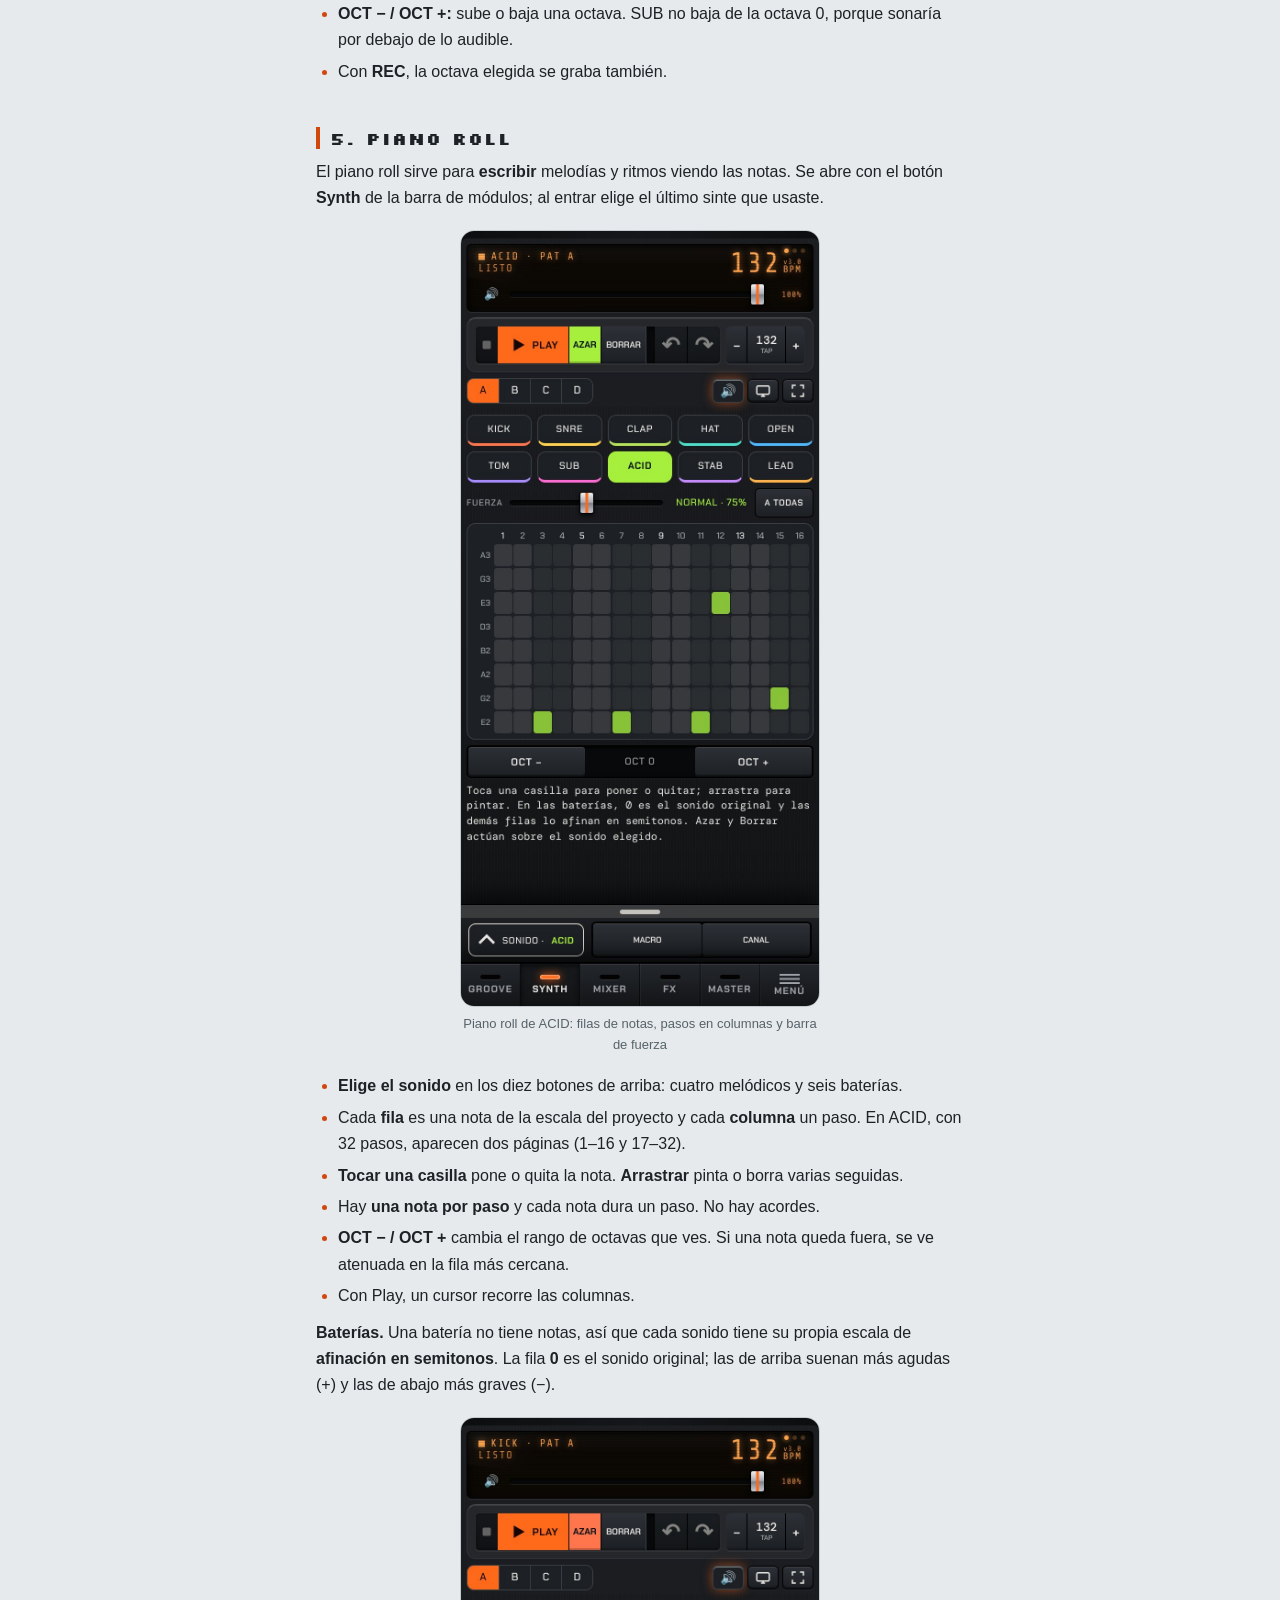
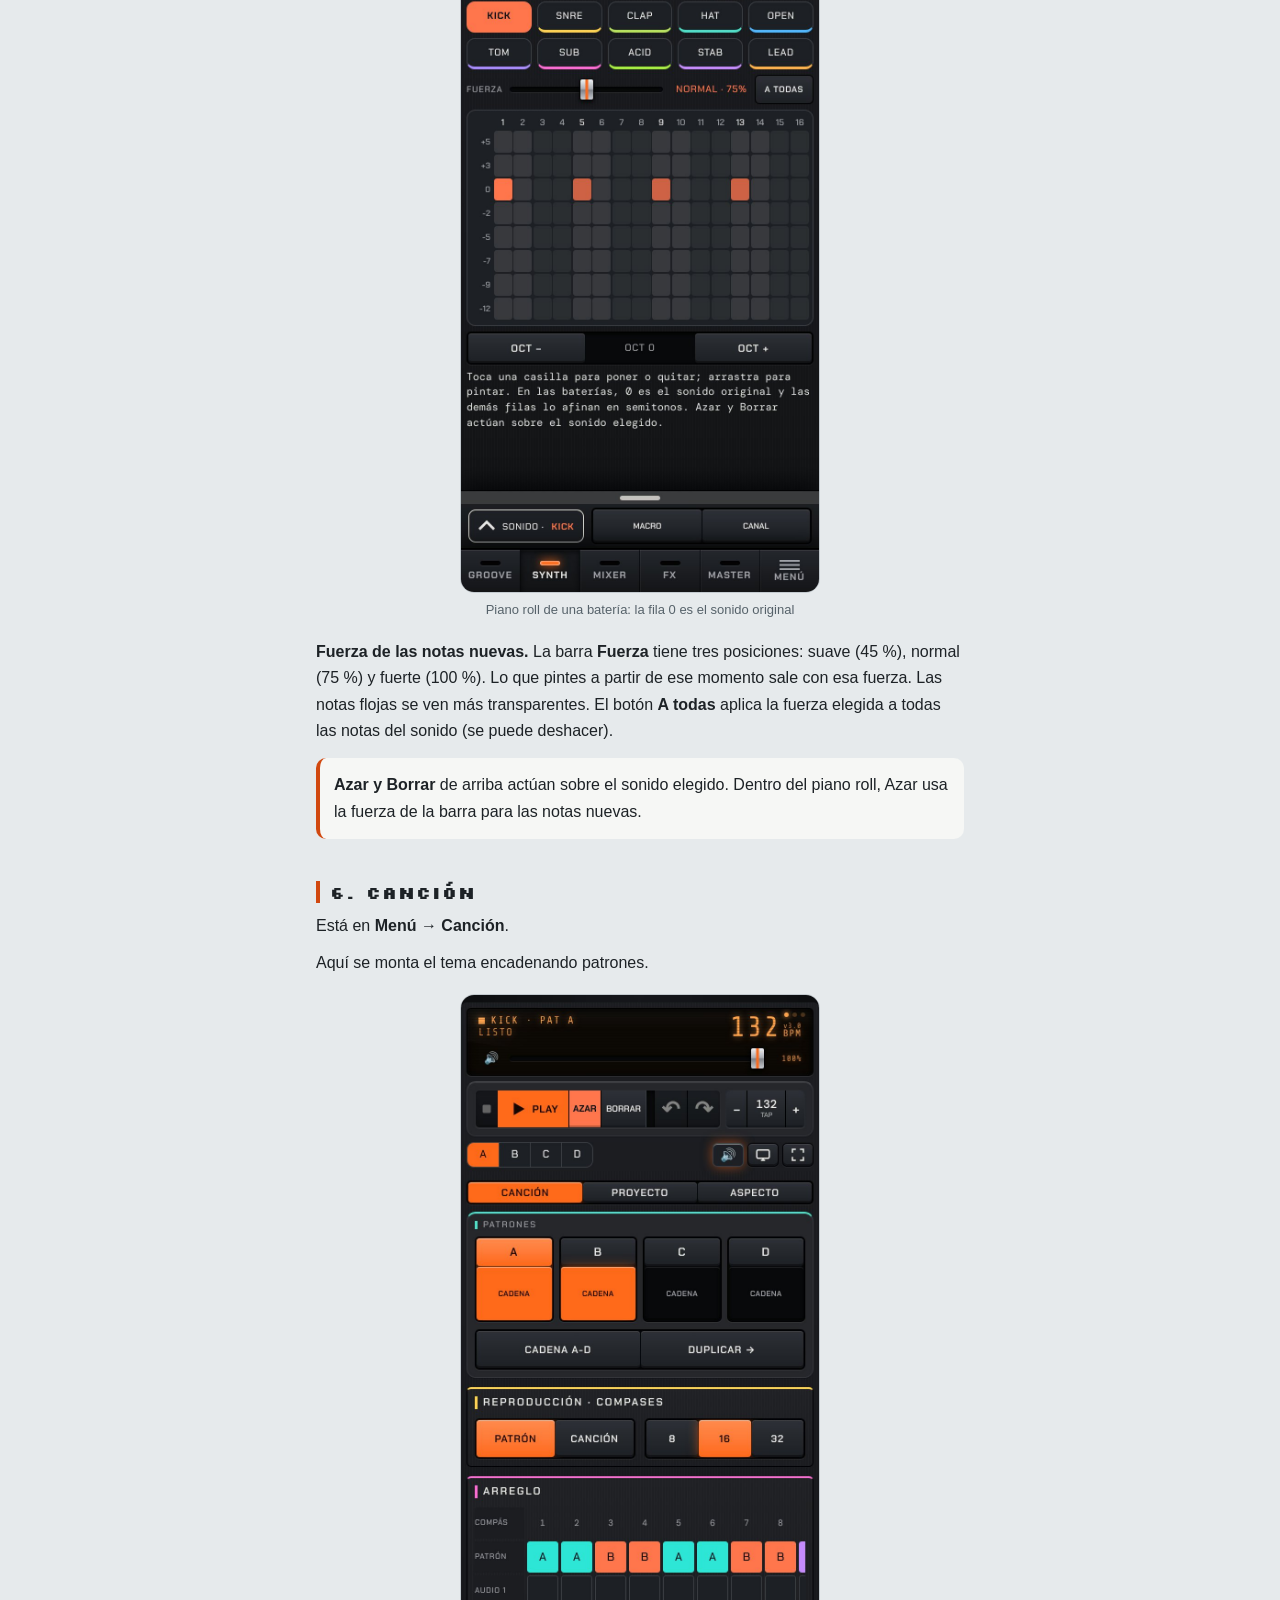
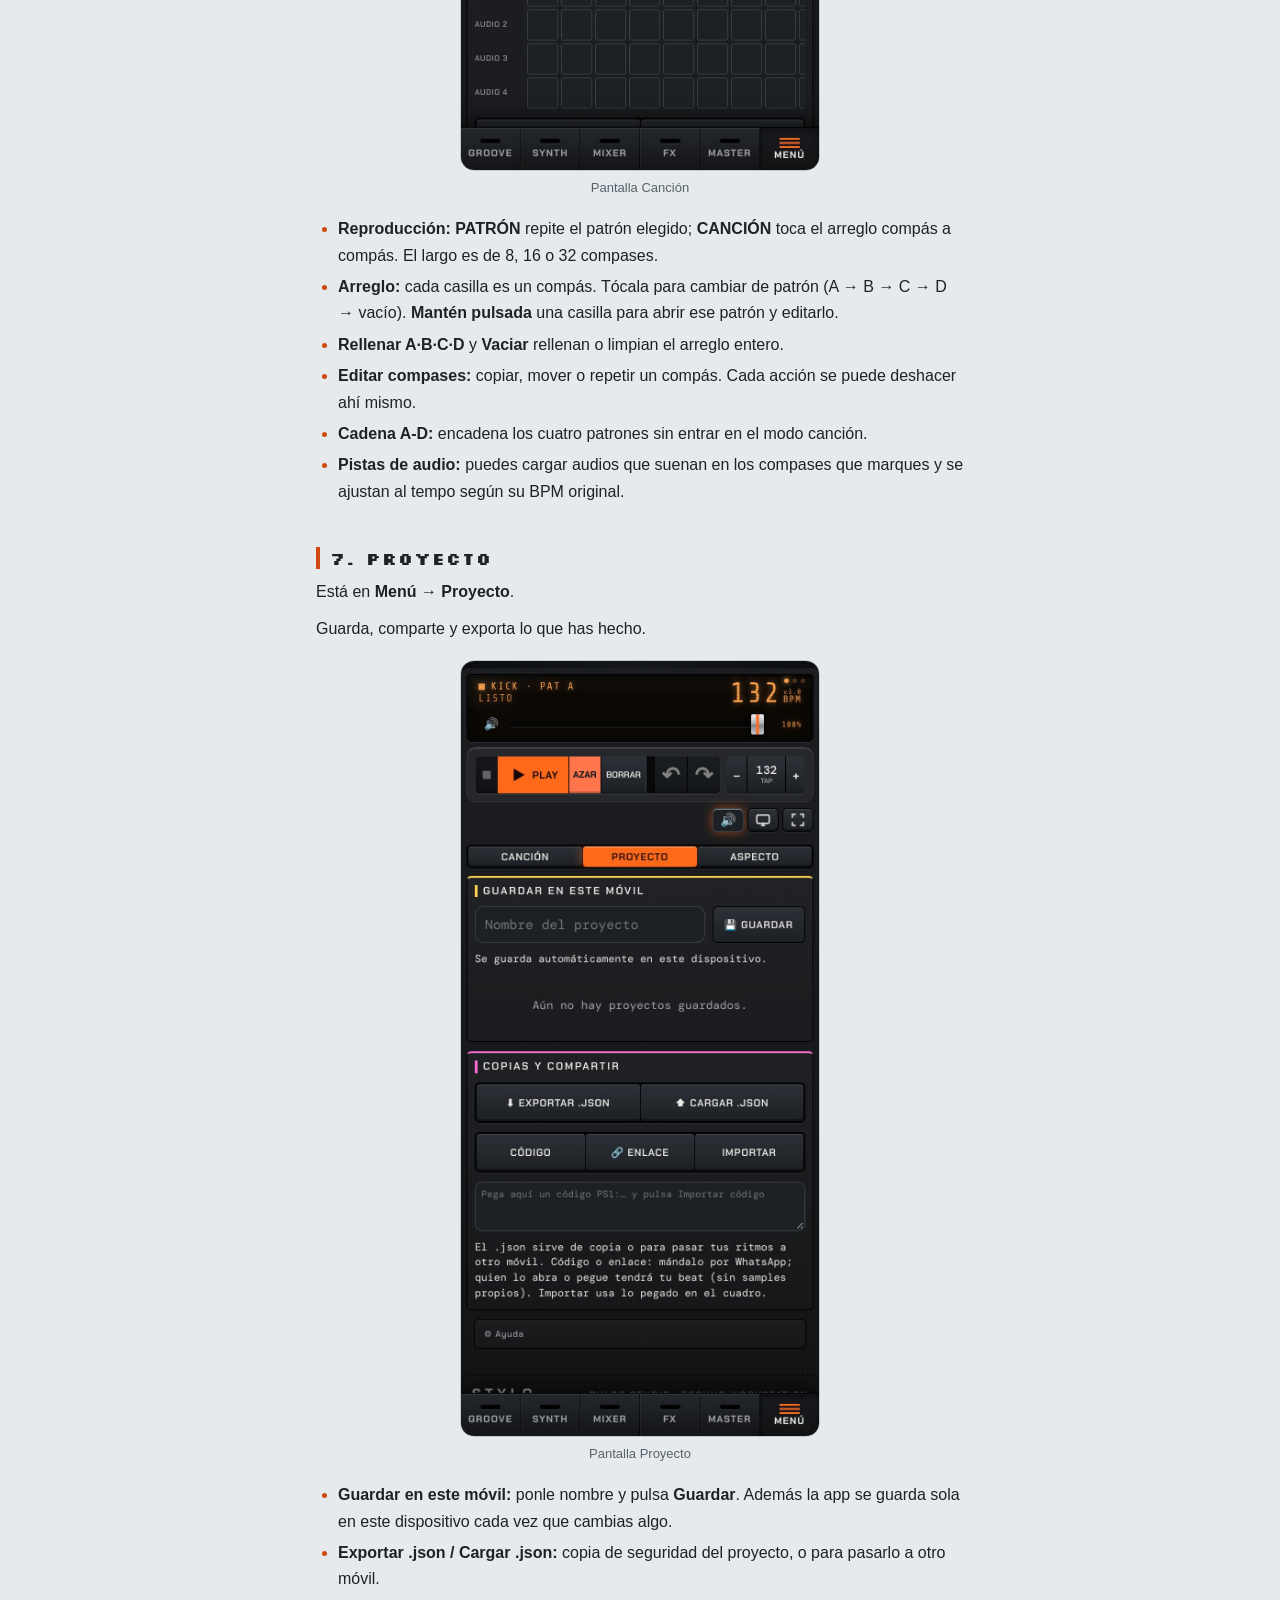
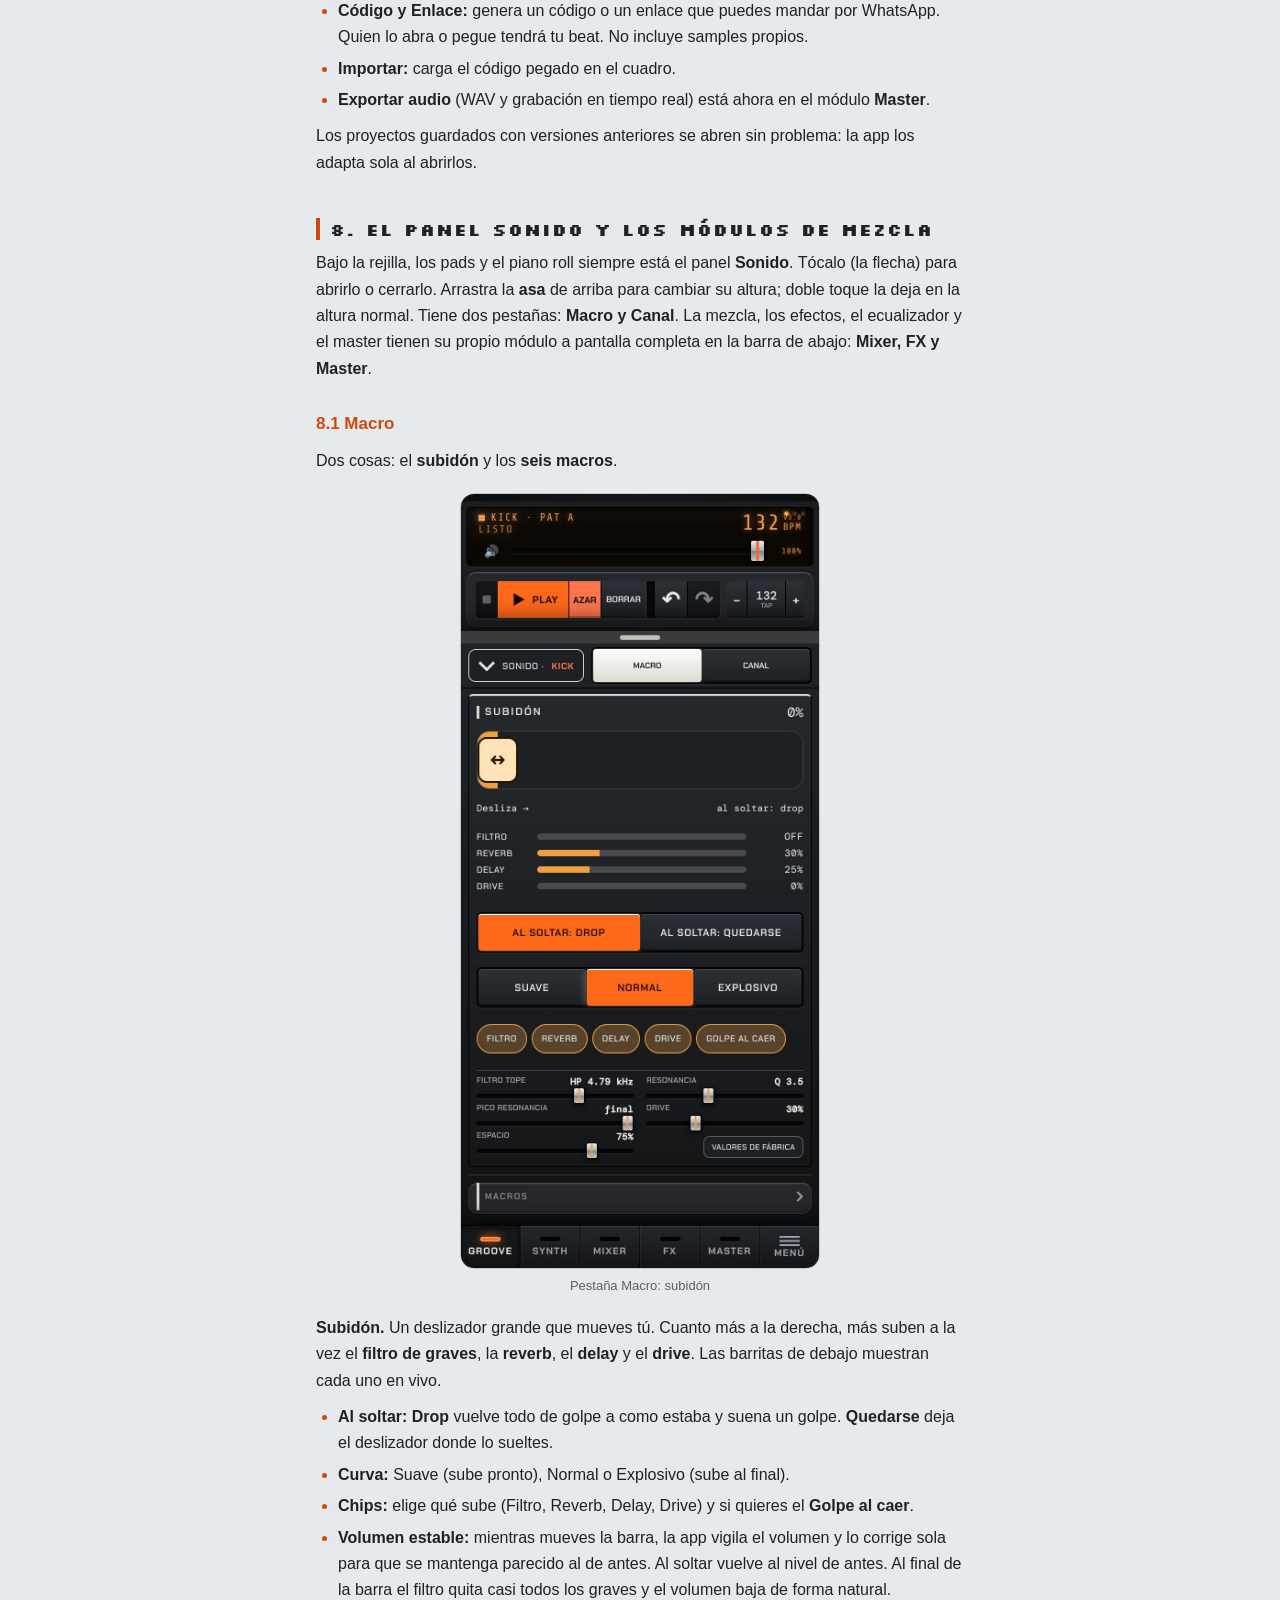
<file: manual.html>
<!doctype html>
<html lang="es">
<head>
<meta charset="utf-8">
<meta name="viewport" content="width=device-width,initial-scale=1,viewport-fit=cover">
<title>Manual · Pulso Studio</title>
<meta name="description" content="Manual de Pulso Studio con capturas de cada pantalla.">
<link rel="icon" href="icon.svg" type="image/svg+xml">
<link rel="stylesheet" href="https://fonts.googleapis.com/css2?family=DM+Mono:wght@400;500&family=Silkscreen:wght@400;700&display=swap">
<style>
:root{--bg:#05080f;--card:#0b1220;--fg:#d5deeb;--mute:#9fb0c8;--ac:#34c6b4;--onac:#03211d;--line:#22304b;color-scheme:dark}
*{box-sizing:border-box}
html{scroll-behavior:smooth;scroll-padding-top:64px}
body{margin:0;background:var(--bg);color:var(--fg);font:16px/1.65 -apple-system,BlinkMacSystemFont,"Segoe UI",Roboto,sans-serif;padding-bottom:env(safe-area-inset-bottom)}
header{position:sticky;top:0;z-index:5;display:flex;align-items:center;gap:10px;padding:10px 14px;padding-top:calc(10px + env(safe-area-inset-top));background:var(--card);border-bottom:1px solid var(--line)}
header a.back{display:inline-flex;align-items:center;gap:6px;min-height:40px;padding:0 14px;border-radius:10px;background:var(--ac);color:var(--onac);text-decoration:none;font-family:"Silkscreen",monospace;font-size:12px;letter-spacing:.06em;text-transform:uppercase}
header b{font-family:"Silkscreen",monospace;font-size:12px;letter-spacing:.1em;text-transform:uppercase;color:var(--fg);margin-left:auto}
main{max-width:680px;margin:0 auto;padding:18px 16px 60px}
h1{font-family:"Silkscreen",monospace;font-size:24px;line-height:1.2;letter-spacing:.04em;margin:8px 0 14px}
h2{font-family:"Silkscreen",monospace;font-size:17px;letter-spacing:.06em;margin:42px 0 10px;padding-left:10px;border-left:4px solid var(--ac);text-transform:uppercase;line-height:1.3}
h3{font-size:17px;margin:28px 0 6px;color:var(--ac)}
p{margin:10px 0}
a{color:var(--ac)}
ul,ol{padding-left:22px;margin:10px 0}
li{margin:5px 0}
li::marker{color:var(--ac)}
code{font-family:"DM Mono",monospace;font-size:.9em;background:var(--card);border:1px solid var(--line);border-radius:5px;padding:1px 6px}
blockquote{margin:14px 0;padding:10px 14px;border-radius:10px;background:var(--card);border-left:4px solid var(--ac)}
blockquote p{margin:4px 0}
figure{margin:18px auto;max-width:360px;text-align:center}
figure img{display:block;width:100%;height:auto;border-radius:14px;border:1px solid var(--line);background:var(--card)}
figcaption{margin-top:6px;font-size:13px;color:var(--mute)}
hr{border:0;border-top:1px solid var(--line);margin:34px 0 18px}
nav.toc{margin:18px 0 6px;padding:12px 14px;border-radius:12px;background:var(--card);border:1px solid var(--line)}
nav.toc h2{margin:0 0 6px;font-size:13px;border:0;padding:0;color:var(--mute)}
nav.toc ol{margin:0;padding-left:20px;columns:1}
nav.toc a{text-decoration:none;display:inline-block;min-height:30px;padding:3px 0}
.top{position:fixed;right:14px;bottom:calc(14px + env(safe-area-inset-bottom));width:46px;height:46px;border-radius:50%;border:0;background:var(--ac);color:var(--onac);font-size:20px;display:none;box-shadow:0 4px 14px rgba(0,0,0,.4)}
.top.on{display:block}
.galeria{margin:26px 0 0}
.galeria h2{margin-top:30px}
.galeria h3{margin:20px 0 8px;font-size:15px}
.gal{display:grid;grid-template-columns:repeat(2,minmax(0,1fr));gap:10px}
@media(min-width:560px){.gal{grid-template-columns:repeat(3,minmax(0,1fr))}}
.gal a{display:block;padding:6px;border-radius:12px;background:var(--card);border:1px solid var(--line);text-decoration:none;color:var(--fg);text-align:center}
.gal a:active,.gal a:focus-visible{border-color:var(--ac);outline:none}
.gal img{display:block;width:100%;height:auto;border-radius:8px;background:var(--bg)}
.gal span{display:block;margin-top:6px;font-size:13px;line-height:1.3;color:var(--mute)}
#err{color:#ff8a80}
</style>
</head>
<body>
<header><a class="back" href="./" aria-label="Volver a la app">← Volver a la app</a><b>Manual</b></header>
<main id="doc"><p>Cargando el manual…</p></main>
<button class="top" id="top" aria-label="Subir al principio">↑</button>
<script>
(()=>{
/* colores según la carátula elegida en la app */
const SK={neon:['#05080f','#0b1220','#d5deeb','#9fb0c8','#34c6b4','#03211d','#22304b',1],orange:['#f6e3cf','#fbf3e6','#2a1306','#6b3a1a','#c24a12','#ffffff','#d9b48c',0],plata:['#d9dce0','#eceef0','#1c1f24','#4b5158','#c75a0a','#ffffff','#aeb3b9',0],mpc:['#26282c','#3a3d42','#eceef0','#c4c8ce','#e5594f','#1a0a09','#5a5d63',1],papel:['#ece9de','#f7f5ee','#1d1d1b','#55544c','#c8381f','#ffffff','#c9c5b8',0],auto:null,dark:['#090b0d','#16191d','#d9dfe3','#9aa5ad','#2bb8cf','#04181b','#2a3037',1],light:['#e6eaec','#f6f7f5','#1d2226','#56626a','#d1480f','#ffffff','#c3cacf',0],sub:['#07030d','#170a26','#ded3f2','#b9a6d6','#a678e6','#12061f','#2c1649',1],green:['#030a06','#0c1811','#d0e9da','#9cc9ac','#4fd98f','#04140a','#1c3426',1]};
try{const s=JSON.parse(localStorage.getItem('pulsostudio1')||'{}').S||{};let k=SK[s.skin];if(!k&&matchMedia('(prefers-color-scheme: light)').matches)k=SK.light;if(k){const r=document.documentElement.style,n=['--bg','--card','--fg','--mute','--ac','--onac','--line'];n.forEach((v,i)=>r.setProperty(v,k[i]));r.colorScheme=k[7]?'dark':'light'}}catch(e){}
const esc=s=>s.replace(/&/g,'&amp;').replace(/</g,'&lt;').replace(/>/g,'&gt;');
const slug=s=>s.toLowerCase().normalize('NFD').replace(/[̀-ͯ]/g,'').replace(/[^a-z0-9]+/g,'-').replace(/^-|-$/g,'');
const inl=s=>esc(s).replace(/`([^`]+)`/g,'<code>$1</code>').replace(/\*\*([^*]+)\*\*/g,'<strong>$1</strong>').replace(/&lt;(https?:\/\/[^&\s]+)&gt;/g,'<a href="$1">$1</a>').replace(/\[([^\]]+)\]\(([^)]+)\)/g,'<a href="$2">$1</a>');
function md(src){const L=src.replace(/\r/g,'').split('\n'),out=[],toc=[];let list='',para=[],bq=[];
 const fp=()=>{if(para.length){out.push('<p>'+inl(para.join(' '))+'</p>');para=[]}};
 const fl=()=>{if(list){out.push('</'+list+'>');list=''}};
 const fq=()=>{if(bq.length){out.push('<blockquote><p>'+bq.map(inl).join('</p><p>')+'</p></blockquote>');bq=[]}};
 const fa=()=>{fp();fl();fq()};
 for(const raw of L){const l=raw.trimEnd();let m;
  if(!l.trim()){fa();continue}
  if(m=l.match(/^(#{1,3})\s+(.*)$/)){fa();const n=m[1].length,id=slug(m[2]);out.push(`<h${n} id="${id}">${inl(m[2])}</h${n}>`);if(n===2)toc.push([id,m[2]]);continue}
  if(m=l.match(/^!\[([^\]]*)\]\(([^)]+)\)\s*$/)){fa();out.push(`<figure><img src="${esc(m[2])}" alt="${esc(m[1])}" loading="lazy"><figcaption>${inl(m[1])}</figcaption></figure>`);continue}
  if(/^---+$/.test(l)){fa();out.push('<hr>');continue}
  if(m=l.match(/^>\s?(.*)$/)){fp();fl();bq.push(m[1]);continue}
  if(m=l.match(/^[-*]\s+(.*)$/)){fp();fq();if(list!=='ul'){fl();list='ul';out.push('<ul>')}out.push('<li>'+inl(m[1])+'</li>');continue}
  if(m=l.match(/^\d+\.\s+(.*)$/)){fp();fq();if(list!=='ol'){fl();list='ol';out.push('<ol>')}out.push('<li>'+inl(m[1])+'</li>');continue}
  fl();fq();para.push(l.trim())}
 fa();let html=out.join('\n');
 const t='<nav class="toc" aria-label="Índice"><h2>Índice</h2><ol>'+toc.map(([id,t])=>`<li><a href="#${id}">${inl(t.replace(/^\d+\.\s*/,''))}</a></li>`).join('')+'</ol></nav>';
 return html.replace('</h1>','</h1>'+t)}
const doc=document.getElementById('doc');
/* galeria de vistas: bloque <!--galeria--> del manual (en GitHub es una tabla; aqui se muestra como cuadricula) */
function galeria(t){const m=t.match(/<!--galeria-->([\s\S]*?)<!--\/galeria-->/);if(!m)return{t,g:''};const b=m[1],tit=(b.match(/^##\s+(.*)$/m)||[0,'Vistas'])[1];
 const grupos=b.split(/^\*\*(.+?)\*\*\s*$/m);let g='<section class="galeria"><h2 id="vistas">'+inl(tit)+'</h2>';
 for(let i=1;i<grupos.length;i+=2){const items=[...grupos[i+1].matchAll(/<a href="(#[^"]+)"><img src="([^"]+)"[^>]*>(?:<br>)?([^<]*)<\/a>/g)];
  g+='<h3>'+inl(grupos[i])+'</h3><div class="gal">'+items.map(([,h,s,l])=>`<a href="${esc(h)}"><img src="${esc(s)}" alt="${esc(l)}" loading="lazy"><span>${inl(l)}</span></a>`).join('')+'</div>'}
 return{t:t.replace(m[0],''),g:g+'</section>'}}
/* los enlaces de GitHub quitan los puntos (81-macro); aqui los titulos llevan guiones (8-1-macro) */
function arreglaEnlaces(){const mapa={};document.querySelectorAll('#doc h2,#doc h3').forEach(h=>{mapa[h.textContent.toLowerCase().normalize('NFD').replace(/[\u0300-\u036f]/g,'').replace(/\./g,'').replace(/[^a-z0-9]+/g,'-').replace(/^-|-$/g,'')]=h.id});
 document.querySelectorAll('.gal a').forEach(a=>{const id=a.getAttribute('href').slice(1);if(!document.getElementById(id)&&mapa[id])a.setAttribute('href','#'+mapa[id])})}
fetch('MANUAL.md?v='+Date.now()).then(r=>{if(!r.ok)throw 0;return r.text()}).then(t=>{const G=galeria(t);t=G.t;doc.innerHTML=md(t).replace('</nav>','</nav>'+G.g);arreglaEnlaces();const h=location.hash&&document.getElementById(decodeURIComponent(location.hash.slice(1)));if(h)h.scrollIntoView()}).catch(()=>{doc.innerHTML='<p id="err">No se pudo cargar el manual. Comprueba la conexión y recarga la página.</p>'});
const tb=document.getElementById('top');addEventListener('scroll',()=>tb.classList.toggle('on',scrollY>600),{passive:true});tb.addEventListener('click',()=>scrollTo({top:0}));
})();
</script>
</body>
</html>
</file>
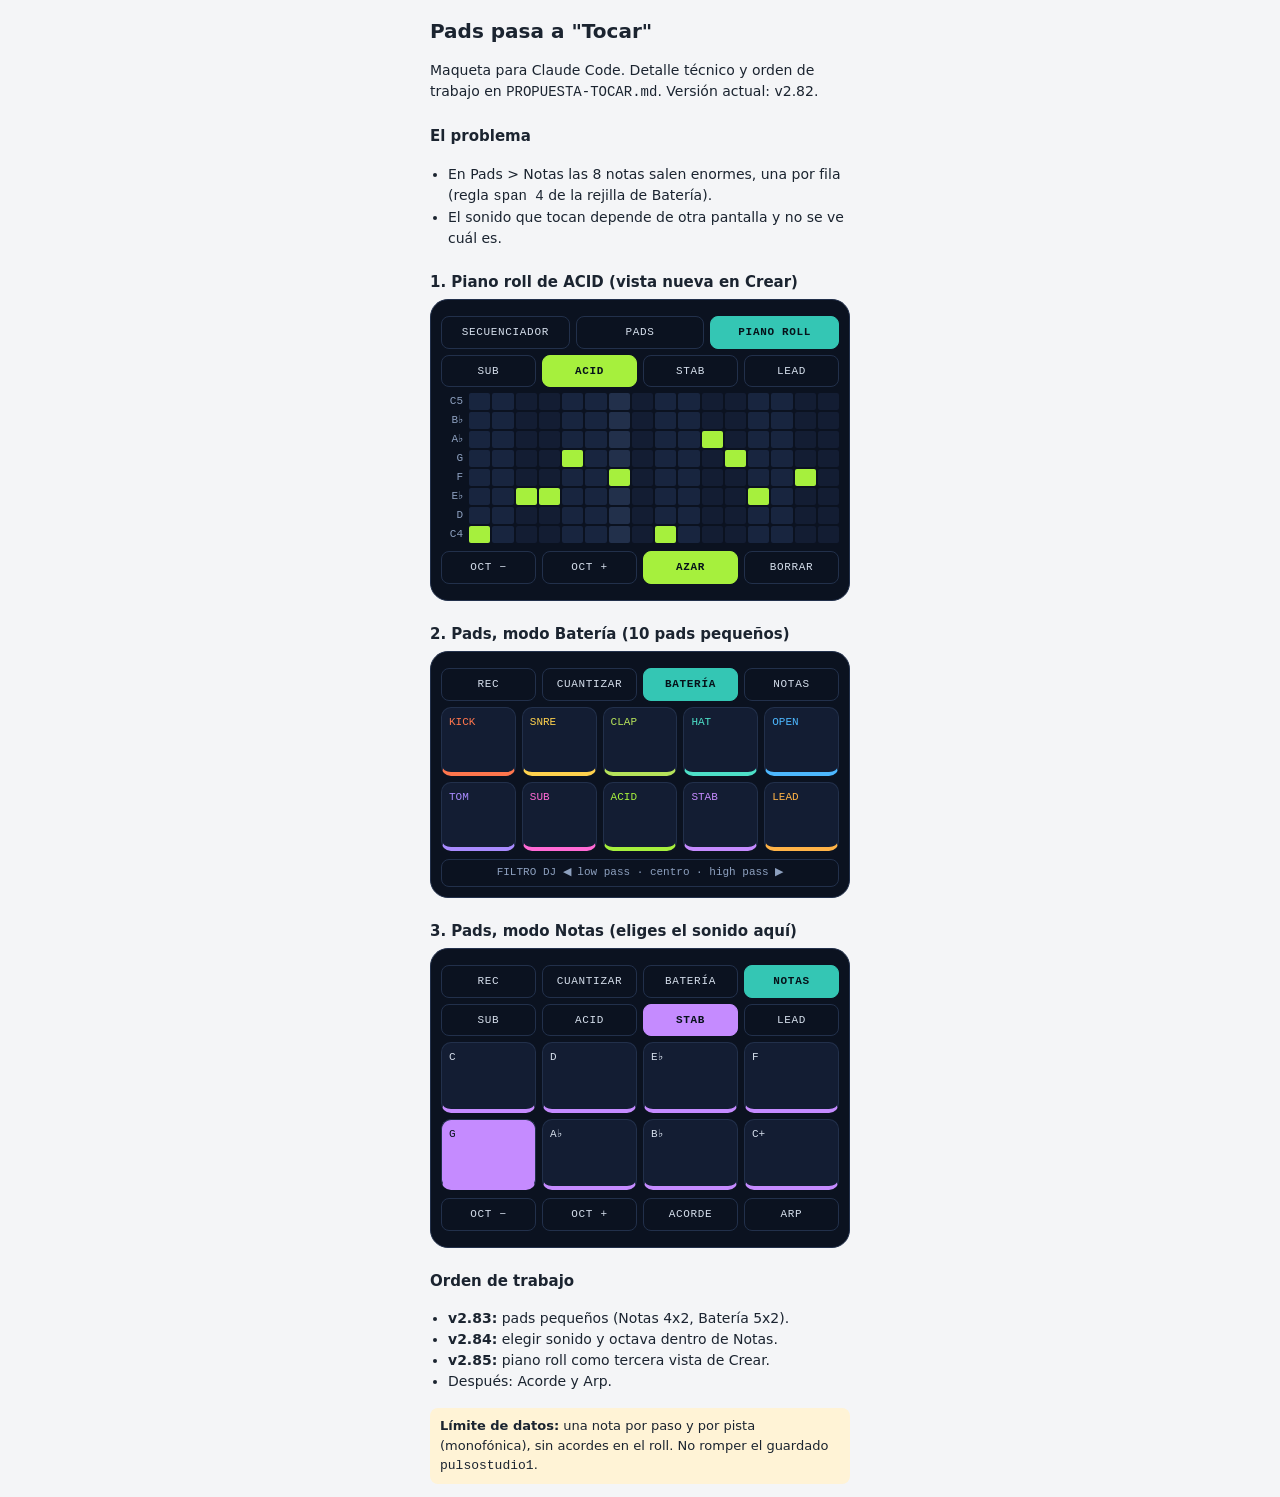
<file: PROPUESTA-TOCAR.html>
<!doctype html>
<html lang="es"><head><meta charset="utf-8"><meta name="viewport" content="width=device-width,initial-scale=1">
<title>Propuesta Tocar - Pulso Studio</title>
<style>
body{font-family:system-ui,sans-serif;background:#f4f5f7;color:#1b2430;max-width:420px;margin:0 auto;padding:16px;line-height:1.5}
h1{font-size:20px;margin:0 0 4px}h2{font-size:15px;margin:22px 0 6px}p,li{font-size:14px}ul{padding-left:18px}
.ph{background:#0b1220;border:1px solid #22304b;border-radius:18px;padding:10px;color:#d5deeb;font-family:ui-monospace,monospace;font-size:11px;margin:0 0 6px}
.row{display:flex;gap:6px;margin:6px 0}
.seg,.chip{flex:1;text-align:center;padding:7px 2px;border:1px solid #22304b;border-radius:8px;letter-spacing:.06em;font-size:11px}
.on{background:#34c6b4;color:#06121a;border-color:#34c6b4;font-weight:600}
.gr{display:grid;gap:2px}
.nt{font-size:11px;color:#8da0bf;display:flex;align-items:center;justify-content:flex-end;padding-right:4px}
.c{height:17px;border-radius:2px;background:#131d33}.c.b{background:#18253f}
.pad{border-radius:10px;border:1px solid #22304b;background:#131d33;display:flex;flex-direction:column;justify-content:space-between;padding:6px 7px;border-bottom-width:4px}
.bar{height:26px;border-radius:8px;border:1px solid #22304b;display:flex;align-items:center;justify-content:center;font-size:11px;color:#8da0bf}
.note{background:#fff3d6;border-radius:8px;padding:8px 10px;font-size:13px}
</style></head><body>
<h1>Pads pasa a "Tocar"</h1>
<p>Maqueta para Claude Code. Detalle técnico y orden de trabajo en <code>PROPUESTA-TOCAR.md</code>. Versión actual: v2.82.</p>

<h2>El problema</h2>
<ul><li>En Pads &gt; Notas las 8 notas salen enormes, una por fila (regla <code>span 4</code> de la rejilla de Batería).</li>
<li>El sonido que tocan depende de otra pantalla y no se ve cuál es.</li></ul>

<h2>1. Piano roll de ACID (vista nueva en Crear)</h2>
<div class="ph">
<div class="row"><div class="seg">SECUENCIADOR</div><div class="seg">PADS</div><div class="seg on">PIANO ROLL</div></div>
<div class="row"><div class="chip">SUB</div><div class="chip" style="background:#a6f03d;color:#06121a;border-color:#a6f03d;font-weight:600">ACID</div><div class="chip">STAB</div><div class="chip">LEAD</div></div>
<div class="gr" id="roll" style="grid-template-columns:26px repeat(16,1fr)"></div>
<div class="row" style="margin-top:8px"><div class="seg">OCT −</div><div class="seg">OCT +</div><div class="seg" style="background:#a6f03d;color:#06121a;border-color:#a6f03d;font-weight:600">AZAR</div><div class="seg">BORRAR</div></div>
</div>

<h2>2. Pads, modo Batería (10 pads pequeños)</h2>
<div class="ph">
<div class="row"><div class="seg">REC</div><div class="seg">CUANTIZAR</div><div class="seg on">BATERÍA</div><div class="seg">NOTAS</div></div>
<div class="gr" id="dr" style="grid-template-columns:repeat(5,1fr);gap:6px"></div>
<div class="bar" style="margin-top:8px">FILTRO DJ ◀ low pass · centro · high pass ▶</div>
</div>

<h2>3. Pads, modo Notas (eliges el sonido aquí)</h2>
<div class="ph">
<div class="row"><div class="seg">REC</div><div class="seg">CUANTIZAR</div><div class="seg">BATERÍA</div><div class="seg on">NOTAS</div></div>
<div class="row"><div class="chip">SUB</div><div class="chip">ACID</div><div class="chip" style="background:#c58bff;color:#06121a;border-color:#c58bff;font-weight:600">STAB</div><div class="chip">LEAD</div></div>
<div class="gr" id="nt" style="grid-template-columns:repeat(4,1fr);gap:6px"></div>
<div class="row" style="margin-top:8px"><div class="seg">OCT −</div><div class="seg">OCT +</div><div class="seg">ACORDE</div><div class="seg">ARP</div></div>
</div>

<h2>Orden de trabajo</h2>
<ul><li><b>v2.83:</b> pads pequeños (Notas 4x2, Batería 5x2).</li>
<li><b>v2.84:</b> elegir sonido y octava dentro de Notas.</li>
<li><b>v2.85:</b> piano roll como tercera vista de Crear.</li>
<li>Después: Acorde y Arp.</li></ul>
<div class="note"><b>Límite de datos:</b> una nota por paso y por pista (monofónica), sin acordes en el roll. No romper el guardado <code>pulsostudio1</code>.</div>

<script>
var N=['C5','B♭','A♭','G','F','E♭','D','C4'],steps={0:7,2:5,3:5,4:3,6:4,8:7,10:2,11:3,12:5,14:4},cur=6,h='';
for(var y=0;y<8;y++){h+='<div class="nt">'+N[y]+'</div>';for(var x=0;x<16;x++){var on=steps[x]===y;h+='<div class="c'+(x%4<2?' b':'')+'" style="'+(on?'background:#a6f03d':(x===cur?'background:#22304b':''))+'"></div>'}}
document.getElementById('roll').innerHTML=h;
var D=[['KICK','#ff764d'],['SNRE','#ffd24d'],['CLAP','#b6e35a'],['HAT','#4de0c8'],['OPEN','#4db8ff'],['TOM','#a98bff'],['SUB','#ff6ad5'],['ACID','#a6f03d'],['STAB','#c58bff'],['LEAD','#ffb347']];
document.getElementById('dr').innerHTML=D.map(function(d){return '<div class="pad" style="height:52px;border-bottom-color:'+d[1]+'"><span style="color:'+d[1]+'">'+d[0]+'</span></div>'}).join('');
var K=['C','D','E♭','F','G','A♭','B♭','C+'];
document.getElementById('nt').innerHTML=K.map(function(k,i){return '<div class="pad" style="height:54px;border-bottom-color:#c58bff'+(i===4?';background:#c58bff;color:#06121a':'')+'"><span>'+k+'</span></div>'}).join('');
</script>
</body></html>
</file>
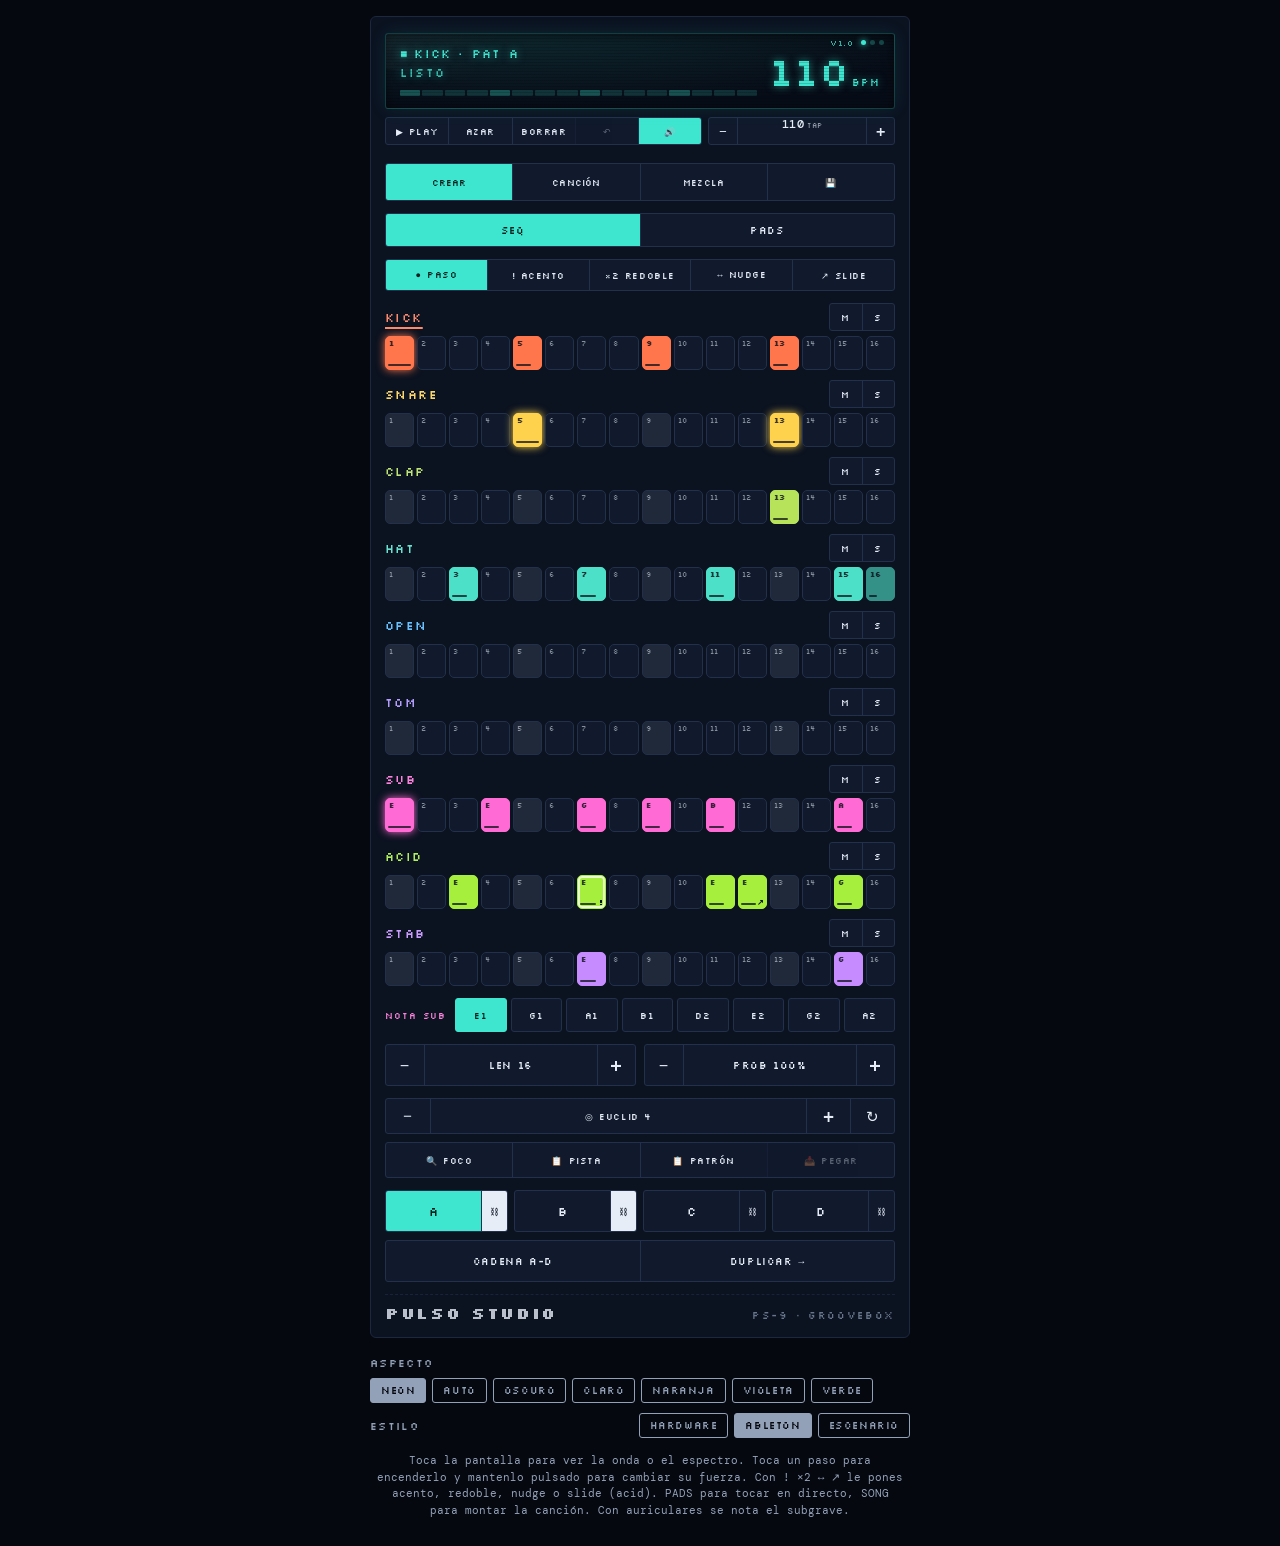
<file: versions/pulso-studio-v1.0.html>
<!doctype html><html><head><meta charset=utf8><meta name=viewport content="width=device-width,initial-scale=1,viewport-fit=cover"><style>:root{color-scheme:light;box-sizing:border-box;padding-top:env(safe-area-inset-top,0px);padding-bottom:env(safe-area-inset-bottom,0px)}html{scroll-padding-top:env(safe-area-inset-top,0px)}body{margin:0;padding:0;font:14px -apple-system,BlinkMacSystemFont,sans-serif;background:#fff;color:#000}img{max-width:100%}[hidden]:not([hidden=until-found i]){display:none!important}</style></head><body>
<title>Pulso Studio</title>
<link rel="stylesheet" href="https://fonts.googleapis.com/css2?family=DM+Mono:wght@400;500&family=Silkscreen:wght@400;700&display=swap">
<style>
/* Layout: sticky LCD + transport on top, tab bar (Seq/Mix/FX/Canal), one panel at a time; skins swap tokens only */
:root{
  --page:#dfe3e6;--pfg:#3a444b;--dev:#f4f5f3;--edge:#c3cacf;--lcd:#c5d8b8;--lcdfg:#1f2a1a;
  --key:#e2e6e8;--keyedge:#b4bcc2;--on:#ff5a1f;--onfg:#fff;--fg:#1d2226;--mute:#66727a;--led:#ff5a1f;--track:#c9d0d4;
  --disp:'Silkscreen','Courier New',monospace;--mono:'DM Mono',ui-monospace,Menlo,monospace;
  color-scheme:light;
}
@media (prefers-color-scheme:dark){:root:not([data-skin]){
  --page:#090b0d;--pfg:#9aa5ad;--dev:#16191d;--edge:#2a3037;--lcd:#0b1a1d;--lcdfg:#43e3f2;
  --key:#23282e;--keyedge:#343b43;--on:#22d3ee;--onfg:#04181b;--fg:#e7ecef;--mute:#8a949c;--led:#22d3ee;--track:#2f363d;color-scheme:dark}}
:root[data-skin="dark"]{--page:#090b0d;--pfg:#9aa5ad;--dev:#16191d;--edge:#2a3037;--lcd:#0b1a1d;--lcdfg:#43e3f2;--key:#23282e;--keyedge:#343b43;--on:#22d3ee;--onfg:#04181b;--fg:#e7ecef;--mute:#8a949c;--led:#22d3ee;--track:#2f363d;color-scheme:dark}
:root[data-skin="light"]{--page:#dfe3e6;--pfg:#3a444b;--dev:#f4f5f3;--edge:#c3cacf;--lcd:#c5d8b8;--lcdfg:#1f2a1a;--key:#e2e6e8;--keyedge:#b4bcc2;--on:#ff5a1f;--onfg:#fff;--fg:#1d2226;--mute:#66727a;--led:#ff5a1f;--track:#c9d0d4;color-scheme:light}
:root[data-skin="orange"]{--page:#1b1b1d;--pfg:#b9b9bd;--dev:#ff6a13;--edge:#d9540a;--lcd:#cbd8b2;--lcdfg:#25301a;--key:#f1ece0;--keyedge:#b8480a;--on:#1f1f22;--onfg:#fff;--fg:#1a0d04;--mute:#5e2607;--led:#141416;--track:#b8480a;color-scheme:light}
:root[data-skin="sub"]{--page:#07030d;--pfg:#b9a6d6;--dev:#170a26;--edge:#2c1649;--lcd:#0f0620;--lcdfg:#c58bff;--key:#26133d;--keyedge:#3a2160;--on:#b26bff;--onfg:#12061f;--fg:#efe6ff;--mute:#9a84bd;--led:#ff4fd8;--track:#3a2160;color-scheme:dark}
:root[data-skin="green"]{--page:#030a06;--pfg:#9cc9ac;--dev:#0c1811;--edge:#1c3426;--lcd:#07120b;--lcdfg:#46ff9c;--key:#15281c;--keyedge:#214030;--on:#46ff9c;--onfg:#04140a;--fg:#dcf8e7;--mute:#7ba58b;--led:#46ff9c;--track:#214030;color-scheme:dark}
:root[data-skin="neon"]{--page:#05080f;--pfg:#93a1b8;--dev:#0b1220;--edge:#1c2740;--lcd:#070d18;--lcdfg:#3ee6d0;--key:#101a2c;--keyedge:#22304b;--on:#3ee6d0;--onfg:#03211d;--fg:#e6edf7;--mute:#8090a8;--led:#3ee6d0;--track:#22304b;color-scheme:dark}

*{box-sizing:border-box}
body{background:var(--page);color:var(--pfg);font-family:var(--mono);padding-inline:16px;padding-block:16px 28px;-webkit-tap-highlight-color:transparent}
button,select,input{font:inherit;color:inherit}
button{touch-action:manipulation;cursor:pointer;-webkit-user-select:none;user-select:none}
button:focus-visible,select:focus-visible,input:focus-visible{outline:2px solid var(--on);outline-offset:2px}
.wrap{max-width:440px;margin-inline:auto;display:flex;flex-direction:column;gap:14px}
.skins{display:flex;gap:8px;flex-wrap:wrap;align-items:center;justify-content:space-between}
.skins span{font-family:var(--disp);font-size:11px;letter-spacing:.12em;text-transform:uppercase}
.skins div{display:flex;gap:6px;flex-wrap:wrap}
.sk{border:1px solid var(--pfg);background:transparent;border-radius:999px;padding:5px 10px;font-family:var(--disp);font-size:10px;letter-spacing:.06em;text-transform:uppercase;color:var(--pfg)}
.sk[aria-pressed="true"]{background:var(--pfg);color:var(--page)}
.device{background:var(--dev);color:var(--fg);border:1px solid var(--edge);border-radius:22px;padding:14px;display:flex;flex-direction:column;gap:12px;box-shadow:0 14px 34px rgba(0,0,0,.22)}
.brand{display:flex;justify-content:space-between;align-items:baseline;font-family:var(--disp);letter-spacing:.14em;font-size:12px;text-transform:uppercase}
.brand b{font-size:16px}.brand em{font-style:normal;color:var(--mute);font-size:10px}
.head{position:sticky;top:env(safe-area-inset-top,0px);z-index:5;background:var(--dev);display:flex;flex-direction:column;gap:8px;padding-block:2px 6px}
.lcd{background:var(--lcd);color:var(--lcdfg);border-radius:10px;padding:7px 12px;display:grid;grid-template-columns:1fr auto;gap:0 12px;align-items:center;box-shadow:inset 0 2px 6px rgba(0,0,0,.35);font-family:var(--disp)}
.lcd .l1,.lcd .l2{font-size:10px;letter-spacing:.1em;text-transform:uppercase;min-width:0;font-variant-numeric:tabular-nums}
.lcd .l2{opacity:.8}
.lcd .big{font-size:26px;line-height:1;grid-row:span 2;text-align:right;font-variant-numeric:tabular-nums}
.lcd .big small{font-size:9px;letter-spacing:.1em;margin-left:3px}
.trans{display:grid;grid-template-columns:1.7fr 1fr;gap:8px}
/* segmented multi-button */
.seg{display:flex;border:1px solid var(--keyedge);border-radius:10px;overflow:hidden;background:var(--key);min-width:0}
.seg>button,.seg>.val{flex:1;min-width:0;border:0;border-left:1px solid var(--keyedge);background:transparent;color:var(--fg);min-height:40px;font-family:var(--disp);font-size:10px;letter-spacing:.06em;text-transform:uppercase;padding:0 4px;display:grid;place-items:center}
.seg>:first-child{border-left:0}
.seg>button:active{background:var(--keyedge)}
.seg>button[aria-pressed="true"]{background:var(--on);color:var(--onfg)}
.seg .hd{flex:0 0 38px;font-size:16px}
.seg .val small{font-size:8px;opacity:.6;margin-top:-2px}
.seg .val span{font-family:var(--mono);font-size:14px;font-weight:500}
.tabs>button{min-height:38px;font-size:11px}
.subtabs[hidden]{display:none}.subtabs>button{min-height:32px;font-size:10px}
/* modo foco: pista elegida grande (2x8), resto mini */
#grid.focus .trk:not(.sel) .step{aspect-ratio:auto;height:12px;border-radius:4px;box-shadow:none}
#grid.focus .trk:not(.sel) .step :is(.n,.v,.x){display:none}
#grid.focus .trk:not(.sel){gap:2px}
#grid.focus .trk.sel .cells{grid-template-columns:repeat(8,1fr);gap:5px}
#grid.focus .trk.sel .step{font-size:16px}
#grid.focus .trk:not(.sel) .ms{display:none}
.tab{display:flex;flex-direction:column;gap:12px}
.tab[hidden]{display:none}
.fn{background:var(--key);border:1px solid var(--keyedge);border-radius:10px;min-height:40px;font-family:var(--disp);font-size:10px;letter-spacing:.08em;text-transform:uppercase;color:var(--fg);box-shadow:0 2px 0 var(--keyedge)}
.fn[aria-pressed="true"]{background:var(--on);color:var(--onfg);border-color:var(--on)}
/* channel chips: name + M/S in one block */
.chips{display:grid;grid-template-columns:repeat(7,1fr);gap:4px}
.chip{display:flex;flex-direction:column;gap:3px;min-width:0}
.chip .nm{position:relative;min-height:36px;background:var(--key);border:1px solid var(--keyedge);border-radius:8px;font-family:var(--disp);font-size:9px;letter-spacing:.04em;color:var(--fg);padding:0;box-shadow:0 2px 0 var(--keyedge)}
.chip .nm[aria-pressed="true"]{background:var(--on);color:var(--onfg);border-color:var(--on)}
.chip .nm i{position:absolute;top:3px;right:3px;width:4px;height:4px;border-radius:50%;background:currentColor;opacity:0}
.chip .nm.has i{opacity:.8}
.ms{border-radius:7px}
.ms>button{min-height:22px;font-size:9px;padding:0}
.ms>.m[aria-pressed="true"]{background:var(--mute);color:var(--dev)}
.strip{display:grid;grid-template-columns:1fr 1fr;gap:8px}
.notes{display:grid;grid-template-columns:repeat(8,1fr);gap:4px}
.notes .fn{min-height:34px;font-size:9px;padding:0;box-shadow:none}
.grid{display:grid;grid-template-columns:repeat(4,1fr);gap:9px}
.step{position:relative;aspect-ratio:1;background:var(--key);border:1px solid var(--keyedge);border-radius:12px;color:var(--fg);font-family:var(--disp);font-size:13px;display:grid;place-items:center;box-shadow:0 3px 0 var(--keyedge);min-width:0;padding:0;-webkit-touch-callout:none}
.step:active{transform:translateY(2px);box-shadow:0 1px 0 var(--keyedge)}
.step.beat{border-color:var(--mute)}
.step.on{background:var(--on);color:var(--onfg);border-color:var(--on)}
.step.out{opacity:.35}
.step .n{position:absolute;left:7px;top:5px;font-size:8px;opacity:.55}
.step .v{position:absolute;left:8px;bottom:6px;height:3px;border-radius:2px;background:currentColor;opacity:.75;width:0}
.step::after{content:"";position:absolute;right:7px;top:7px;width:6px;height:6px;border-radius:50%;background:var(--led);opacity:0}
.step.ph::after{opacity:1;box-shadow:0 0 8px var(--led)}
.step.ph:not(.on){border-color:var(--led)}
.pbar{display:grid;grid-template-columns:1fr;gap:8px}
.pts{display:grid;grid-template-columns:repeat(4,1fr);gap:6px}
.pts .seg.pl{border-color:var(--led);box-shadow:0 0 0 1px var(--led)}
.pts .seg>button:first-child{font-size:12px}
.pts .seg>.pc{flex:0 0 26px;font-size:9px}
.pts .seg>.pc[aria-pressed="true"]{background:var(--fg);color:var(--dev)}
/* mixer */
.mix{display:grid;grid-template-columns:repeat(8,1fr);gap:3px}
.mc{display:flex;flex-direction:column;gap:4px;min-width:0;align-items:stretch}
.mc.mt{opacity:.5}
.fv{font-size:9px;text-align:center;color:var(--mute);font-variant-numeric:tabular-nums;min-height:11px}
.fad{position:relative;height:150px;background:var(--track);border-radius:7px;touch-action:none}
.meter{position:absolute;left:38%;right:38%;top:5px;bottom:5px;background:rgba(0,0,0,.28);border-radius:3px;overflow:hidden}
.meter i{position:absolute;left:0;right:0;bottom:0;height:100%;background:var(--led);transform:scaleY(0);transform-origin:bottom;will-change:transform}
.cap{position:absolute;left:3px;right:3px;height:18px;background:var(--fg);border-radius:4px;bottom:0}
.cap::after{content:"";position:absolute;left:4px;right:4px;top:8px;height:2px;background:var(--dev)}
.pn{position:relative;height:16px;background:var(--track);border-radius:5px;touch-action:none}
.pn::before{content:"";position:absolute;left:50%;top:3px;bottom:3px;width:1px;background:var(--mute)}
.pn b{position:absolute;top:2px;width:10px;height:12px;border-radius:3px;background:var(--fg)}
.nm2{min-height:26px;background:var(--key);border:1px solid var(--keyedge);border-radius:7px;font-family:var(--disp);font-size:8px;letter-spacing:.02em;color:var(--fg);padding:0}
/* fx + canal */
.card{border:1px solid var(--keyedge);border-radius:12px;padding:10px;display:flex;flex-direction:column;gap:10px}
.card .hd2{display:flex;justify-content:space-between;align-items:center}
h2,h3{margin:0;font-family:var(--disp);font-size:10px;letter-spacing:.14em;text-transform:uppercase;color:var(--mute);font-weight:400}
.tg{min-height:28px;padding:0 12px;border-radius:999px;border:1px solid var(--keyedge);background:var(--key);font-family:var(--disp);font-size:9px;letter-spacing:.08em;text-transform:uppercase;color:var(--fg)}
.tg[aria-pressed="true"]{background:var(--on);color:var(--onfg);border-color:var(--on)}
.knobs{display:grid;grid-template-columns:1fr 1fr;gap:6px 16px}
.k{display:flex;flex-direction:column;gap:2px;min-width:0}
.k label{display:flex;justify-content:space-between;font-family:var(--disp);font-size:10px;letter-spacing:.1em;text-transform:uppercase;color:var(--mute)}
.k label output{color:var(--fg);font-family:var(--mono);font-size:11px}
input[type=range]{width:100%;height:30px;background:transparent;-webkit-appearance:none;appearance:none;margin:0}
input[type=range]::-webkit-slider-runnable-track{height:6px;border-radius:3px;background:var(--track)}
input[type=range]::-moz-range-track{height:6px;border-radius:3px;background:var(--track)}
input[type=range]::-webkit-slider-thumb{-webkit-appearance:none;width:24px;height:24px;border-radius:50%;background:var(--on);border:3px solid var(--dev);margin-top:-9px;box-shadow:0 0 0 1px var(--keyedge)}
input[type=range]::-moz-range-thumb{width:18px;height:18px;border-radius:50%;background:var(--on);border:3px solid var(--dev)}
.selects{display:grid;grid-template-columns:1fr 1fr;gap:10px 16px}
select{width:100%;min-height:40px;background:var(--key);border:1px solid var(--keyedge);border-radius:10px;padding:0 8px;font-family:var(--mono);font-size:13px;color:var(--fg)}
.note{margin:0;font-size:11px;line-height:1.5;color:var(--mute)}
.hint{font-size:11px;line-height:1.5;text-align:center;padding-inline:6px;margin:0}
/* visuals: lcd scope, breathing pads, styles, stage */
:root{--ch:#ff764d}
.device{position:relative}
.lcd{position:relative;cursor:pointer}
.lcd canvas{grid-column:1;grid-row:1/3;width:100%;height:40px;display:block;min-width:0}
.lcd[data-v="info"] canvas,.lcd[data-v="info"] .md{display:none}
.lcd:not([data-v="info"]) .l1,.lcd:not([data-v="info"]) .l2{display:none}
.lcd .md{position:absolute;left:12px;top:4px;font-size:7px;letter-spacing:.14em;opacity:.7;pointer-events:none}
.seg>button:disabled{opacity:.35;cursor:default}
.grid{--p:0}
.step{transition:box-shadow .45s ease-out}
.step.ph{box-shadow:0 3px 0 var(--keyedge),inset 0 0 0 2px var(--led),0 0 12px var(--led);transition:none}
.mtx{position:relative}
.mtx>.glow{position:absolute;inset:-6px;border-radius:12px;box-shadow:0 0 22px var(--ch),inset 0 0 14px var(--ch);opacity:0;pointer-events:none;will-change:opacity;z-index:0}
.led{position:absolute;inset:-1px;border-radius:inherit;pointer-events:none;opacity:0;will-change:opacity;box-shadow:0 0 12px var(--c,var(--led))}
.rn{position:relative}.rn .led{inset:0 -4px;border-radius:4px;box-shadow:none;background:color-mix(in srgb,var(--c) 30%,transparent)}
#grid .step{transition:none}
.step.on[data-v="1"]:not(.out){opacity:.62}
.step.on[data-v="3"]{box-shadow:0 3px 0 var(--keyedge),0 0 10px var(--on)}
.step.on.ph{box-shadow:inset 0 0 0 2px var(--led),0 0 16px var(--on)}
.chip .nm{box-shadow:0 2px 0 var(--keyedge)}
/* style: hardware */
:root[data-style="hw"] .device::before{--scr:radial-gradient(circle,var(--mute) 0 2px,transparent 2.6px);content:"";position:absolute;inset:5px;pointer-events:none;
  background:var(--scr) left top/7px 7px no-repeat,var(--scr) right top/7px 7px no-repeat,var(--scr) left bottom/7px 7px no-repeat,var(--scr) right bottom/7px 7px no-repeat}
:root[data-style="hw"] :is(.fn,.seg,.step,.chip .nm,.nm2){background-image:linear-gradient(180deg,rgba(255,255,255,.13),rgba(0,0,0,.07))}
:root[data-style="hw"] .lcd{outline:3px solid var(--keyedge)}
:root[data-style="hw"] .brand{border-bottom:1px dashed var(--edge);padding-bottom:8px}
/* style: ableton */
:root[data-style="abl"] .device{border-radius:6px;box-shadow:none}
:root[data-style="abl"] :is(.step,.fn,.seg,.chip .nm,.nm2,.lcd,.card,select,.fad,.pn,.tg,.sk){border-radius:3px}
:root[data-style="abl"] :is(.step,.fn){box-shadow:none}
:root[data-style="abl"] .step:active{transform:none}
:root[data-style="abl"] .step.on{background:var(--ch);border-color:var(--ch);color:#111}
:root[data-style="abl"] .step.on[data-v="3"]{box-shadow:none}
:root[data-style="abl"] .step.ph{box-shadow:inset 0 0 0 2px var(--led)}
:root[data-style="abl"] .step.on.ph{box-shadow:inset 0 0 0 2px var(--fg)}
:root[data-style="abl"] .chip .nm{border-bottom:3px solid var(--c);box-shadow:none}
:root[data-style="abl"] .chip .nm[aria-pressed="true"]{background:var(--c);border-color:var(--c);color:#111}
:root[data-style="abl"] .cap{background:var(--c)}
/* stage mode */
:root[data-stage] :is(.brand,.hint,#tabs,#subs,.strip,.pbar>.seg,.emode,.tools){display:none}
[hidden]{display:none!important}
.emode>button{min-height:30px;font-size:9px;white-space:nowrap}
.tools{display:grid;grid-template-columns:1fr;gap:8px}
.tools .seg>button{min-height:34px;font-size:9px;white-space:nowrap}
.tools .seg .ek{flex:0 0 44px;font-size:15px}
.tools .seg>button:disabled{opacity:.35}
#grid .step .x{position:absolute;right:2px;bottom:2px;font-size:8px;font-weight:700;line-height:1;letter-spacing:0;pointer-events:none}
#grid .step.on.ac{box-shadow:inset 0 0 0 2px rgba(255,255,255,.75)}
#grid[data-em="acc"],#grid[data-em="rt"],#grid[data-em="nd"],#grid[data-em="sl"]{outline:1px dashed var(--led);outline-offset:3px;border-radius:6px}
#shT{width:100%;box-sizing:border-box;font-family:var(--mono);font-size:10px;background:var(--key);color:var(--fg);border:1px solid var(--keyedge);border-radius:8px;padding:6px;resize:vertical;min-height:54px}
.smpn{font-size:10px;color:var(--mute);max-width:55%;overflow:hidden;text-overflow:ellipsis;white-space:nowrap}
:root[data-stage] .wrap{max-width:640px}
:root[data-stage] .lcd canvas{height:76px}
:root[data-stage] .grid{gap:12px}
:root[data-stage] .step{font-size:16px;border-radius:16px}
:root[data-stage] .step.on{box-shadow:0 0 12px var(--on)}
:root[data-stage] .device{background-image:radial-gradient(120% 60% at 50% 0%,color-mix(in srgb,var(--on) 14%,transparent),transparent)}
/* matrix sequencer: 7 tracks x 16 steps */
.wrap{max-width:540px}
.mtx{display:flex;flex-direction:column;gap:10px}
.trk{display:flex;flex-direction:column;gap:5px}
.trk.mt{opacity:.45}
.rh{display:flex;align-items:center;gap:8px}
.rn{background:none;border:0;padding:4px 0;font-family:var(--disp);font-size:12px;letter-spacing:.12em;color:color-mix(in srgb,var(--c) 82%,var(--fg));text-align:left}
.trk.sel .rn{text-decoration:underline;text-underline-offset:5px;text-decoration-thickness:2px}
.ri{flex:1;min-width:0;font-size:9px;color:var(--mute);letter-spacing:.06em}
.rh .ms{flex:0 0 66px}
.rh .ms>button{min-height:26px}
.cells{display:grid;grid-template-columns:repeat(16,1fr);gap:3px}
#grid .step{aspect-ratio:auto;height:34px;border-radius:5px;box-shadow:none;font-size:7px}
#grid .step::after{display:none}
#grid .step .n{left:3px;top:2px;font-size:7px}
#grid .step .v{left:2px;bottom:3px;height:2px}
#grid .step.beat:not(.on){border-color:var(--keyedge);background:color-mix(in srgb,var(--fg) 7%,var(--key))}
#grid .step.on{background:var(--c);border-color:var(--c);color:#0b0f17}
#grid .step.on .n{opacity:.8;font-weight:700}
#grid .step.on[data-v="3"]{box-shadow:0 0 8px var(--c)}
#grid .step.ph{box-shadow:inset 0 0 0 2px var(--led)}
#grid .step.ph:not(.on){background:color-mix(in srgb,var(--c) 25%,var(--key))}
#grid .step.on.ph{box-shadow:inset 0 0 0 2px var(--fg),0 0 12px var(--c)}
:root[data-stage] #grid .step{height:46px}
.nrow{display:flex;align-items:center;gap:8px}
.nrow{--c:#ff6ad5}.nrow span{flex:0 0 auto;min-width:62px;font-family:var(--disp);font-size:9px;letter-spacing:.1em;color:color-mix(in srgb,var(--c) 82%,var(--fg))}
.nrow .notes{flex:1;min-width:0}
/* mixer cards */
.mix{grid-template-columns:repeat(5,1fr);gap:6px}
.mc{border:1px solid var(--keyedge);border-radius:12px;padding:8px 6px;gap:6px;background:color-mix(in srgb,var(--key) 45%,transparent)}
.mc .nm2{order:-1;background:none;border:0;box-shadow:none;color:color-mix(in srgb,var(--c) 82%,var(--fg));font-size:10px;min-height:22px}
.mc .fv{order:1;color:var(--fg)}
.mc .fad{height:120px;width:26px;margin-left:calc(50% - 24px);margin-right:0}
.mc{padding:8px 3px}.mc .nm2{font-size:9px}
.dbs{position:absolute;left:100%;top:9px;bottom:9px;margin-left:5px;width:24px;pointer-events:none}
.dbs span{position:absolute;left:0;font-size:8px;line-height:1;color:var(--mute);transform:translateY(50%);font-variant-numeric:tabular-nums;white-space:nowrap}
.dbs span::before{content:"";display:inline-block;width:4px;height:1px;background:currentColor;vertical-align:middle;margin-right:2px}
.dbs span.z{color:var(--fg)}
.mc .cap{background:var(--c)}
/* eq + file tabs */
.tabs>button{padding-inline:2px}
.eqt{display:grid;grid-template-columns:repeat(8,1fr);gap:4px}
.eqt button{min-height:34px;background:var(--key);border:1px solid var(--keyedge);border-bottom:3px solid var(--c);border-radius:7px;font-family:var(--disp);font-size:8px;color:var(--fg);padding:0}
.eqt button[aria-pressed="true"]{background:var(--c);border-color:var(--c);color:#0b0f17}
.eqt button.mod::after{content:"•";margin-left:1px}
#eqc{width:100%;height:150px;display:block;background:var(--lcd);border-radius:10px;touch-action:none}
.eqk{display:grid;grid-template-columns:1fr 1fr;gap:6px 16px}
.eqb{display:grid;grid-template-columns:repeat(5,1fr);gap:4px}
.eqb button{min-height:40px;display:flex;flex-direction:column;align-items:center;justify-content:center;gap:1px;background:var(--key);border:1px solid var(--keyedge);border-bottom:3px solid var(--c);border-radius:7px;color:var(--fg);padding:0}
.eqb button span{font-size:14px;line-height:1}.eqb button small{font-family:var(--mono);font-size:9px;opacity:.8}
.eqb button[aria-pressed="true"]{background:var(--c);border-color:var(--c);color:#0b0f17}
#eqBn{color:var(--fg)}
.saverow{display:flex;gap:8px}
.saverow input{flex:1;min-width:0;min-height:40px;background:var(--key);border:1px solid var(--keyedge);border-radius:10px;padding:0 10px;color:var(--fg);font-family:var(--mono);font-size:14px}
.saverow .fn{flex:0 0 auto;padding-inline:12px}
.plist{display:flex;flex-direction:column;gap:6px}
.pi{display:flex;align-items:center;gap:8px;border:1px solid var(--keyedge);border-radius:10px;padding:6px 6px 6px 10px}
.pi>div:first-child{flex:1;min-width:0;display:flex;flex-direction:column}
.k label output{text-transform:none}
.pi b{font-size:13px;font-weight:500;overflow:hidden;text-overflow:ellipsis;white-space:nowrap}
.pi small{font-size:10px;color:var(--mute)}
.pi .seg{flex:0 0 auto}
.pi .seg>button{min-height:34px;padding:0 10px}
.pi .seg>button.del[data-arm]{background:#e5484d;color:#fff}
.empty{font-size:12px;color:var(--mute);text-align:center;padding:10px}
.fxnav{display:flex;gap:6px;overflow-x:auto;scrollbar-width:none;padding-bottom:2px;-webkit-overflow-scrolling:touch}
.fxnav::-webkit-scrollbar{display:none}
.fxnav button{flex:0 0 auto;display:flex;align-items:center;gap:5px;min-height:32px;padding:0 10px;border-radius:999px;border:1px solid var(--keyedge);background:var(--key);color:var(--fg);font-family:var(--disp);font-size:9px;letter-spacing:.06em;text-transform:uppercase}
.fxnav button i{width:7px;height:7px;border-radius:50%;background:var(--keyedge)}
.fxnav button.on i{background:var(--c);box-shadow:0 0 6px var(--c)}
.fxl{display:flex;flex-direction:column;gap:10px}
.fxc{border:1px solid var(--keyedge);border-left:4px solid var(--c);border-radius:12px;padding:10px;display:flex;flex-direction:column;gap:9px;background:linear-gradient(180deg,color-mix(in srgb,var(--c) 9%,transparent),transparent 70%);scroll-margin-top:220px}
.fxc:not(.on){border-left-color:var(--keyedge);background:none}
.fxh{display:flex;align-items:center;gap:8px}
.fxh .fxi{font-size:16px;line-height:1}
.fxh h3{flex:1;color:var(--fg);font-size:11px}
.fxc .tg[aria-pressed="true"]{background:var(--c);border-color:var(--c);color:#0b0f17}
.fxg{width:100%;height:64px;display:block;background:var(--lcd);border-radius:8px;box-shadow:inset 0 2px 6px rgba(0,0,0,.3)}
.fxc:not(.on) .fxg{opacity:.4}
.fxc .seg>button[aria-pressed="true"]{background:var(--c);color:#0b0f17}
.fxc .seg>button{min-height:34px}
.fxc input[type=range]::-webkit-slider-thumb{background:var(--c)}
.fxc input[type=range]::-moz-range-thumb{background:var(--c)}
.fxc .k label output{color:var(--fg)}
:root[data-style="abl"] :is(.fxc,.fxg,.fxnav button){border-radius:3px}
.msbar{--c:#9fb0c8;border:1px solid var(--keyedge);border-left:4px solid var(--c);border-radius:10px;padding:6px 8px 8px;display:grid;grid-template-columns:auto 1fr 1fr 1fr;gap:2px 10px;align-items:end;background:var(--dev);position:relative}
.msbar .mt{grid-row:1/3;font-family:var(--disp);font-size:9px;letter-spacing:.1em;color:var(--fg);align-self:center;display:flex;flex-direction:column;align-items:center;gap:2px}
.msbar .mt b{font-size:14px;font-weight:400}
.msbar .k label{font-size:8px}.msbar .k label output{font-size:10px}
.msbar input[type=range]{height:24px}
.msbar input[type=range]::-webkit-slider-thumb{width:18px;height:18px;margin-top:-6px;background:var(--c)}
.msbar input[type=range]::-moz-range-thumb{width:14px;height:14px;background:var(--c)}
.msbar .lvl{position:absolute;left:4px;right:6px;bottom:2px;height:3px;border-radius:2px;background:color-mix(in srgb,var(--fg) 15%,transparent);overflow:hidden}
.msbar .lvl i{position:absolute;inset:0;background:var(--c);transform:scaleX(0);transform-origin:left;will-change:transform}
.msbar .lvl i.hot{background:#e5484d}
:root[data-style="abl"] .msbar{border-radius:3px}
.msbar[hidden]{display:none}
#aud[aria-pressed="false"]{background:var(--key);color:var(--mute)}
#prec[data-rec]{background:#e5484d;color:#fff;border-color:#e5484d}
/* LCD look: glass glow, scanlines, status row, step strip, mode dots */
.lcd{grid-template-rows:auto auto auto;background:radial-gradient(130% 150% at 25% 0%,color-mix(in srgb,var(--lcdfg) 13%,var(--lcd)),var(--lcd) 65%);border:1px solid color-mix(in srgb,var(--lcdfg) 22%,transparent);box-shadow:inset 0 2px 12px rgba(0,0,0,.55),0 0 18px color-mix(in srgb,var(--lcdfg) 10%,transparent);overflow:hidden}
.lcd::after{content:"";position:absolute;inset:0;pointer-events:none;background:repeating-linear-gradient(0deg,rgba(0,0,0,.16) 0 1px,transparent 1px 3px)}
.lcd::before{content:"";position:absolute;left:-20%;top:-60%;width:70%;height:120%;pointer-events:none;background:linear-gradient(115deg,rgba(255,255,255,.07),transparent 60%);transform:rotate(8deg)}
.lcd .l1,.lcd .l2,.lcd .big{text-shadow:0 0 8px color-mix(in srgb,var(--lcdfg) 55%,transparent)}
.lcd .big{grid-row:1/4!important;grid-column:2}
.lcd .l1,.lcd .l2,.lsteps{grid-column:1}
.lcd canvas{grid-row:1/4!important}
.lsteps{display:grid;grid-template-columns:repeat(16,1fr);gap:2px;margin-top:6px;min-width:0}
.lsteps i{height:6px;border-radius:1px;background:color-mix(in srgb,var(--lcdfg) 16%,transparent)}
.lsteps i.b{background:color-mix(in srgb,var(--lcdfg) 30%,transparent)}
.lsteps i.on{background:var(--lcdfg);box-shadow:0 0 6px var(--lcdfg)}
.lcd:not([data-v="info"]) .lsteps{display:none}
.ldots{position:absolute;right:10px;top:6px;display:flex;gap:4px;pointer-events:none;z-index:1}
.ldots i{width:5px;height:5px;border-radius:50%;background:var(--lcdfg);opacity:.25}
.lcd[data-v="info"] .ldots i:nth-child(1),.lcd[data-v="wave"] .ldots i:nth-child(2),.lcd[data-v="spec"] .ldots i:nth-child(3){opacity:1;box-shadow:0 0 6px var(--lcdfg)}
.lcd .l1 b{display:inline-block;min-width:1.2em}
/* slim transport bar */
.trans{gap:6px}
.trans .seg{border-radius:8px}
.trans .seg>button,.trans .seg>.val{min-height:26px;height:26px;font-size:9px;white-space:nowrap;padding:0 3px}
.trans .seg .hd{flex:0 0 28px;font-size:13px}
.trans .seg .val{display:flex;align-items:baseline;justify-content:center;gap:3px}
.trans .seg .val span{font-size:12px;line-height:1}
.trans .seg .val small{font-size:7px;margin:0}
/* bigger LCD, brand + looks moved to the footer */
.lcd{padding:10px 14px;min-height:76px}
.lcd .l1,.lcd .l2{font-size:12px}
.lcd .big{font-size:40px}
.lcd .big small{font-size:10px}
.lcd canvas{height:60px}
.lcd .md{font-size:8px}
:root[data-stage] .lcd canvas{height:96px}
.brand.foot{border-top:1px dashed var(--edge);padding-top:8px;opacity:.8}
:root[data-style="hw"] .brand.foot{border-bottom:0;padding-bottom:0}
.pie{display:flex;flex-direction:column;gap:10px;padding-top:4px}
:root[data-stage] .pie{display:none}
.stagex{display:none}
:root[data-stage] .wrap{padding-bottom:70px}
:root[data-stage] .stagex{display:flex;align-items:center;gap:6px;position:fixed;bottom:calc(14px + env(safe-area-inset-bottom));left:50%;transform:translateX(-50%);z-index:60;min-height:36px;padding:0 14px;border-radius:999px;border:1px solid var(--led);background:var(--dev);color:var(--fg);font-family:var(--disp);font-size:10px;letter-spacing:.08em;text-transform:uppercase;box-shadow:0 0 12px color-mix(in srgb,var(--led) 40%,transparent)}
/* Pulso Studio additions: 9 channels, pads, song */
.tabs>button{font-size:9px;min-height:36px;letter-spacing:.02em}
.chips{grid-template-columns:repeat(5,1fr)}
.eqt{grid-template-columns:repeat(5,1fr)}
.pads{display:grid;grid-template-columns:repeat(3,1fr);gap:10px}
.pad{position:relative;aspect-ratio:1;border-radius:16px;border:1px solid var(--keyedge);background:var(--key);color:var(--fg);display:flex;flex-direction:column;justify-content:space-between;align-items:flex-start;padding:10px 12px;overflow:hidden;touch-action:none;-webkit-user-select:none;user-select:none;font-family:var(--disp)}
.pad::before{content:"";position:absolute;left:0;right:0;bottom:0;height:5px;background:var(--c)}
.pad b{font-size:15px;font-weight:400;letter-spacing:.08em;color:color-mix(in srgb,var(--c) 85%,var(--fg))}
.pad small{font-family:var(--mono);font-size:10px;color:var(--mute)}
.pad.hit{background:var(--c);border-color:var(--c)}
.pad.hit b,.pad.hit small{color:#0b0f17}
.pad[aria-pressed="true"]{box-shadow:inset 0 0 0 2px var(--c)}
.keys{display:grid;grid-template-columns:repeat(4,1fr);gap:8px}
.keys .pad{aspect-ratio:1.4}
.sg{overflow-x:auto;border:1px solid var(--keyedge);border-radius:12px;padding:8px;-webkit-overflow-scrolling:touch}
.sgi{display:grid;grid-template-columns:54px repeat(var(--n),34px);gap:3px;width:max-content;align-items:center}
.sgi .lab{position:sticky;left:0;z-index:2;background:var(--dev);font-family:var(--disp);font-size:8px;letter-spacing:.08em;color:var(--mute);height:34px;display:flex;align-items:center}
.sgi .bn{text-align:center;font-size:9px;color:var(--mute)}
.sc{height:34px;border:1px solid var(--keyedge);border-radius:5px;background:var(--key);font-family:var(--disp);font-size:12px;color:var(--fg);padding:0}
.sc.on{background:var(--c);border-color:var(--c);color:#0b0f17}
.sc.ph{box-shadow:inset 0 0 0 2px var(--led),0 0 10px var(--led)}
.lane{border:1px solid var(--keyedge);border-left:4px solid var(--c);border-radius:12px;padding:10px;display:flex;flex-direction:column;gap:8px;margin-bottom:10px}
.lane .lh{display:flex;align-items:center;gap:8px;justify-content:space-between}
.lane .lh b{font-family:var(--disp);font-size:11px;letter-spacing:.1em;color:color-mix(in srgb,var(--c) 85%,var(--fg));font-weight:400}
.pad .led{inset:0;border-radius:inherit;box-shadow:none;background:color-mix(in srgb,var(--c) 40%,transparent)}
.lane canvas{width:100%;height:46px;display:block;background:var(--lcd);border-radius:8px}
.lane .fnm{font-size:10px;color:var(--mute);overflow:hidden;text-overflow:ellipsis;white-space:nowrap}
.lrow{display:grid;grid-template-columns:1fr 1fr;gap:8px}
.lrow label{display:flex;flex-direction:column;gap:3px;font-family:var(--disp);font-size:9px;letter-spacing:.1em;color:var(--mute);text-transform:uppercase}
.lrow input{min-height:38px;background:var(--key);border:1px solid var(--keyedge);border-radius:10px;padding:0 10px;color:var(--fg);font-family:var(--mono);font-size:14px;width:100%}
:root[data-style="abl"] :is(.pad,.sc,.lane,.sg){border-radius:3px}
@media (prefers-reduced-motion:reduce){*{transition:none!important;animation:none!important}}
.lcd .ver{position:absolute;right:40px;top:4px;font-family:var(--disp);font-size:8px;letter-spacing:.1em;opacity:.75;pointer-events:none;z-index:1}
</style>

<main class="wrap">
  <button class="stagex" id="stageX" aria-label="Salir del modo escenario">✕ Salir</button>
  <section class="device" aria-label="Pulso Studio">
    <div class="head">
      <div class="lcd" id="lcd" data-v="info" role="button" tabindex="0" aria-label="Cambiar pantalla: info, onda o espectro">
        <div class="l1" id="l1">KICK · PAT A</div>
        <div class="big"><span id="lb">110</span><small>BPM</small></div>
        <div class="l2" id="l2">LISTO</div><div class="lsteps" id="lsteps" aria-hidden="true"></div><canvas id="scope" aria-hidden="true"></canvas><span class="md" id="md"></span><span class="ver" aria-label="Versión v1.0">v1.0</span><span class="ldots" aria-hidden="true"><i></i><i></i><i></i></span>
      </div>
      <div class="trans">
        <div class="seg">
          <button id="play" aria-pressed="false">▶ Play</button>
          <button id="rand">Azar</button>
          <button id="clear">Borrar</button>
          <button id="undo" aria-label="Deshacer" disabled>↶</button>
          <button id="aud" aria-pressed="true" aria-label="Sonar al pulsar">🔊</button>
        </div>
        <div class="seg">
          <button class="hd" data-k="bpm" data-d="-1" aria-label="Bajar tempo">−</button>
          <button class="val" id="bpmv" aria-label="Tap tempo"><span>110</span><small>TAP</small></button>
          <button class="hd" data-k="bpm" data-d="1" aria-label="Subir tempo">+</button>
        </div>
      </div>
    </div>

    <div class="seg tabs" id="tabs" role="tablist">
      <button data-g="crear" aria-pressed="true">Crear</button>
      <button data-g="song" aria-pressed="false">Canción</button>
      <button data-g="mezcla" aria-pressed="false">Mezcla</button>
      <button data-g="file" aria-pressed="false" aria-label="Guardar y cargar">💾</button>
    </div>
    <div class="seg subtabs" id="subs">
      <button data-t="seq" aria-pressed="true">Seq</button>
      <button data-t="pads" aria-pressed="false">Pads</button>
    </div>
    <div class="msbar" id="msBar" hidden aria-label="Master rápido"></div>

    <section id="t-seq" class="tab">
      <div class="seg emode" id="emode" role="group" aria-label="Qué hace tocar un paso"><button data-m="step" aria-pressed="true">● Paso</button><button data-m="acc" aria-pressed="false">! Acento</button><button data-m="rt" aria-pressed="false">×2 Redoble</button><button data-m="nd" aria-pressed="false">↔ Nudge</button><button data-m="sl" aria-pressed="false">↗ Slide</button></div>
      <div class="mtx" id="grid" role="group" aria-label="Secuenciador"></div>
      <div class="nrow"><span id="nlab">NOTA SUB</span><div class="notes" id="notes"></div></div>
      <div class="strip">
        <div class="seg"><button class="hd" data-k="len" data-d="-1" aria-label="Menos pasos">−</button><button class="val" id="lenv">LEN 16</button><button class="hd" data-k="len" data-d="1" aria-label="Más pasos">+</button></div>
        <div class="seg"><button class="hd" data-k="prob" data-d="-1" aria-label="Menos probabilidad">−</button><button class="val" id="prbv">PROB 100%</button><button class="hd" data-k="prob" data-d="1" aria-label="Más probabilidad">+</button></div>
      </div>
      <div class="tools">
        <div class="seg" id="euc"><button class="ek" data-e="-1" aria-label="Menos golpes">−</button><button class="val" id="eucv">◎ Euclid 4</button><button class="ek" data-e="1" aria-label="Más golpes">+</button><button class="ek" data-e="r" aria-label="Rotar">↻</button></div>
        <div class="seg"><button id="focB" aria-pressed="false">🔍 Foco</button><button id="cpT">📋 Pista</button><button id="cpP">📋 Patrón</button><button id="paste" disabled>📥 Pegar</button></div>
      </div>
      <div class="pbar">
        <div class="pts" id="pts"></div>
        <div class="seg"><button id="chain" aria-pressed="false">Cadena A-D</button><button id="dup">Duplicar →</button></div>
      </div>
    </section>

    <section id="t-pads" class="tab" hidden>
      <div class="seg"><button id="padRec" aria-pressed="false">● REC</button><button id="padQ" aria-pressed="true">Cuantizar</button><button id="padMel" aria-pressed="false">🎹 Notas</button></div>
      <div class="pads" id="pads"></div>
      <div class="keys" id="pkeys" hidden></div>
      <div class="card"><div class="k"><label for="djf">Filtro DJ <output id="djo">OFF</output></label><input id="djf" type="range" min="-100" max="100" value="0"></div></div>
      <p class="note">Toca los pads en directo. Con REC y ▶ Play lo que toques se graba en el patrón que suena. 🎹 Notas convierte los pads en un teclado para el canal melódico elegido. Filtro DJ: izquierda = low pass, derecha = high pass, doble toque lo centra.</p>
    </section>

    <section id="t-song" class="tab" hidden>
      <div class="seg" id="songMode"><button data-v="0">PATRÓN</button><button data-v="1">CANCIÓN</button></div>
      <div class="seg" id="songLen"><button data-n="8">8 comp.</button><button data-n="16">16</button><button data-n="32">32</button></div>
      <div class="sg" id="songGrid"></div>
      <div class="seg"><button id="songFill">Rellenar A·B·C·D</button><button id="songClr">Vaciar</button></div>
      <div id="lanes"></div>
      <p class="note">Modo CANCIÓN: cada compás toca el patrón que pongas (toca la casilla: A → B → C → D → vacío). Las pistas de audio suenan en los compases marcados y se ajustan al tempo con su BPM original.</p>
    </section>

    <section id="t-mix" class="tab" hidden>
      <div class="mix" id="mix"></div>
      <p class="note">Arrastra el fader y el pan; al lado tienes la escala en dB. Doble toque los reinicia. Toca el nombre para abrir el canal.</p>
    </section>

    <section id="t-fx" class="tab" hidden>
      <div class="fxnav" id="fxNav" role="group" aria-label="Ir a efecto"></div>
      <div class="fxl" id="fxList"></div>
      <p class="note">Doble toque en un control lo devuelve a su valor inicial. Reverb y Delay son envíos (súbelos por canal en Canal); el resto actúa sobre toda la mezcla.</p>
    </section>

    <section id="t-eq" class="tab" hidden>
      <div class="eqt" id="eqT" role="group" aria-label="Canal a ecualizar"></div>
      <canvas id="eqc" aria-label="Curva de ecualización"></canvas>
      <div class="card">
        <div class="hd2"><h3>Banda <span id="eqBn"></span></h3></div>
        <div class="eqb" id="eqB" role="group" aria-label="Banda de EQ"></div>
        <div class="eqk">
          <div class="k"><label for="eq_g">Volumen <output id="eo_g"></output></label><input id="eq_g" type="range" min="-12" max="12" step="0.5"></div>
          <div class="k"><label for="eq_f">Frecuencia <output id="eo_f"></output></label><input id="eq_f" type="range" min="0" max="100" step="1"></div>
        </div>
      </div>
      <div class="seg" id="eqP" role="group" aria-label="Ajustes rápidos">
        <button data-p="flat">Plano</button><button data-p="bass">+Graves</button><button data-p="mud">−Barro</button><button data-p="air">Brillo</button>
      </div>
      <p class="note">5 bandas. Toca un punto o un botón para elegir banda; arrastra arriba/abajo (volumen) y a los lados (frecuencia). La sombra es el espectro en vivo (dale a ▶ Play). Doble toque en un control lo reinicia.</p>
    </section>

    <section id="t-file" class="tab" hidden>
      <div class="card">
        <h3>Guardar en este móvil</h3>
        <div class="saverow"><input id="pname" type="text" maxlength="40" placeholder="Nombre del proyecto" autocomplete="off"><button class="fn" id="psave">💾 Guardar</button></div>
        <div class="plist" id="plist"></div>
      </div>
      <div class="card">
        <h3>Archivo de proyecto</h3>
        <div class="seg"><button id="pexp">⬇ Exportar .json</button><button id="pimp">⬆ Cargar .json</button></div>
        <input id="pfile" type="file" accept=".json,application/json" hidden>
        <p class="note" id="dlnote">Sirve para pasar tus ritmos a otro móvil o hacer copia.</p>
      </div>
      <div class="card">
        <h3>🔗 Compartir beat</h3>
        <div class="seg"><button id="shC">Crear código</button><button id="shI">Importar código</button></div>
        <textarea id="shT" rows="3" placeholder="Pega aquí un código PS1:… y pulsa Importar código" spellcheck="false" autocomplete="off"></textarea>
        <p class="note">Crea el código, cópialo y mándalo por WhatsApp o donde quieras. Quien lo pegue aquí tendrá tu beat (sin samples propios).</p>
      </div>
      <div class="card" id="reccard">
        <h3>Exportar audio</h3>
        <div class="seg" id="recN" role="group" aria-label="Vueltas a grabar"><button data-n="1">1 vuelta</button><button data-n="2">2</button><button data-n="4">4</button><button data-n="8">8</button></div>
        <button class="fn" id="pwav">⬇ Exportar WAV (calidad máxima)</button>
        <button class="fn" id="prec">⏺ Grabar en tiempo real (.webm)</button>
        <p class="note">WAV: se calcula al instante, sin cortes, a la frecuencia de tu móvil (normalmente 48 kHz) / 16 bits. Se descarga dentro de un .zip (las páginas de Claude no dejan bajar .wav suelto): ábrelo y tendrás el .wav.</p>
      </div>
    </section>

    <section id="t-canal" class="tab" hidden>
      <div class="chips" id="chipsCan"></div>
      <div class="card">
        <div class="hd2"><h3 id="canT">Canal · Kick</h3><button class="tg" id="scTog" aria-pressed="false">Sidechain</button></div>
        <div class="knobs" id="canKn"></div>
      </div>
      <div class="card" id="smpx">
        <div class="hd2"><h3>🎤 Sample propio</h3><span class="smpn" id="smpN">Sintetizado</span></div>
        <div class="seg"><button id="smpL">⬆ Cargar audio</button><button id="smpX" disabled>✕ Quitar</button></div>
        <input id="smpF" type="file" accept="audio/*" hidden>
        <p class="note">Con sample: Tono cambia la afinación y Caída lo acorta. Máx. 8 s. Se guarda en este móvil (no va dentro del .json ni del código).</p>
      </div>
      <div class="card" id="subx" hidden>
        <h3 id="subxT">Sub bass</h3>
        <div class="seg" id="waves" role="group" aria-label="Onda">
          <button data-w="sine">Sin</button><button data-w="triangle">Tri</button><button data-w="sawtooth">Saw</button><button data-w="square">Sqr</button>
        </div>
        <div class="selects">
          <div class="k"><label for="root">Tono</label><select id="root"></select></div>
          <div class="k"><label for="scale">Escala</label><select id="scale"></select></div>
        </div>
        <button class="fn" id="oct" aria-pressed="true">Capa +1 octava</button>
      </div>
    </section>
    <div class="brand foot"><b>Pulso Studio</b><em>PS-9 · groovebox</em></div>
  </section>

  <footer class="pie">
  <div class="skins"><span>Aspecto</span><div id="skins" role="group" aria-label="Aspecto"></div></div>
  <div class="skins"><span>Estilo</span><div id="styles" role="group" aria-label="Estilo"><button class="sk" data-st="hw">Hardware</button><button class="sk" data-st="abl">Ableton</button><button class="sk" id="stage" aria-pressed="false">Escenario</button></div></div>
  </footer>

  <p class="hint">Toca la pantalla para ver la onda o el espectro. Toca un paso para encenderlo y mantenlo pulsado para cambiar su fuerza. Con ! ×2 ↔ ↗ le pones acento, redoble, nudge o slide (acid). PADS para tocar en directo, SONG para montar la canción. Con auriculares se nota el subgrave.</p>
</main>

<script>
(()=>{
const $=(s,r=document)=>r.querySelector(s),$$=(s,r=document)=>[...r.querySelectorAll(s)];
const CH=[['Kick','KICK'],['Snare','SNRE'],['Clap','CLAP'],['Hat','HAT'],['Open','OPEN'],['Tom','TOM'],['Sub','SUB'],['Acid','ACID'],['Stab','STAB']];
const NCH=CH.length,ACI=7,STI=8,NK={6:'s',7:'an',8:'bn'},VK={6:'sv',7:'av',8:'bv'},NBASE={6:24,7:36,8:48};
const SUBI=6,VEL=[0,.45,.75,1];
const SC={'Pent. menor':[0,3,5,7,10,12,15,17],'Menor':[0,2,3,5,7,8,10,12],'Mayor':[0,2,4,5,7,9,11,12],'Cromática':[0,1,2,3,4,5,6,7]};
const NN=['C','C#','D','D#','E','F','F#','G','G#','A','A#','B'];
const SKINS=[['neon','Neon'],['auto','Auto'],['dark','Oscuro'],['light','Claro'],['orange','Naranja'],['sub','Violeta'],['green','Verde']];
const DIVS=[['1/16',1],['1/8',2],['1/8.',3],['1/4',4]];
const CHC=['#ff764d','#ffd24d','#b6e35a','#4de0c8','#4db8ff','#a98bff','#ff6ad5','#a6f03d','#c58bff'];
const MEL=i=>i>=SUBI,melCh=()=>MEL(S.ch)?S.ch:SUBI;
const velAt=(p,i,st)=>i<SUBI?p.d[i][st]:(p[NK[i]][st]>=0?p[VK[i]][st]:0);
const nname=m=>NN[m%12]+(Math.floor(m/12)-1);
const mf=m=>440*Math.pow(2,(m-69)/12);
const clamp=(v,a,b)=>Math.max(a,Math.min(b,v));
const mk=()=>fixP({d:CH.slice(0,6).map(()=>new Array(16).fill(0)),s:new Array(16).fill(-1),sv:new Array(16).fill(2)});
const ok16=(a,f,lo,hi)=>Array.from({length:16},(_,i)=>{const v=a&&a[i];return typeof v==='number'&&isFinite(v)?Math.max(lo,Math.min(hi,Math.round(v))):f});
/* per-step extras for all 7 tracks: accent (0/1), ratchet (1-4), nudge (-2..2 eighths of a step) */
function fixP(p){p.an=ok16(p.an,-1,-1,24);p.av=ok16(p.av,2,1,3);p.asl=ok16(p.asl,0,0,1);p.bn=ok16(p.bn,-1,-1,24);p.bv=ok16(p.bv,2,1,3);
  const A=(a,f,lo,hi)=>Array.from({length:NCH},(_,r)=>Array.from({length:16},(_,i)=>{const v=a&&a[r]&&a[r][i];return typeof v==='number'&&isFinite(v)?Math.max(lo,Math.min(hi,Math.round(v))):f}));
  p.ac=A(p.ac,0,0,1);p.rt=A(p.rt,1,1,4);p.nd=A(p.nd,0,-2,2);return p}
const EQB=[{g:'el',f:'fl',t:'lowshelf',df:120,lo:30,hi:400,n:'Graves',ic:'🔈'},{g:'e2',f:'f2',t:'peaking',df:350,lo:100,hi:1200,n:'Medio-graves',ic:'🥁'},
  {g:'em',f:'ef',t:'peaking',df:1000,lo:300,hi:5000,n:'Medios',ic:'🎙'},{g:'e4',f:'f4',t:'peaking',df:3500,lo:1500,hi:10000,n:'Medio-agudos',ic:'🔔'},{g:'eh',f:'fh',t:'highshelf',df:6000,lo:3000,hi:16000,n:'Agudos',ic:'✨'}];
const EQD={};EQB.forEach(b=>{EQD[b.g]=0;EQD[b.f]=b.df});
const gv=(o,k,d)=>o[k]==null?d:o[k];
const DEF=Object.assign({vol:.8,pan:0,mute:false,solo:false,tn:.5,dc:.5,flt:1,drv:0,rev:0,dly:0,prob:1,len:16,br:.35,gl:0,sc:0},EQD);

const FXD={rev:{on:true,size:.4,mix:.3,pre:.2,damp:.6,lo:.35},dly:{on:true,div:2,fb:.4,mix:.25,tone:.45,pp:false},sc:{on:true,amt:.55,rel:.3,att:.1},
  cho:{on:false,mode:'cho',rate:.35,depth:.5,fb:.3,mix:.4},flt:{on:false,type:'lowpass',freq:.55,res:.3,div:3,depth:.5,shape:'sine'},cr:{on:false,bits:.45,down:.25,mix:.5},cmp:{on:false,thr:.6,ratio:.25,att:.15,rel:.3,mk:.2}};
const SONGD={on:false,len:16,bars:[0,0,1,1,0,0,1,1,2,2,3,3,2,2,3,3].concat(new Array(16).fill(-1))},LANED=()=>({bpm:120,loop:4,vol:.8,on:new Array(32).fill(0)});
const S={awave:'sawtooth',song:SONGD,lanes:{a1:LANED(),a2:LANED()},bar:0,em:'step',aud:true,tab:'seq',ch:0,pat:0,pp:0,playPat:0,bpm:110,play:false,g:0,chain:false,chainSet:[1,1,0,0],subSel:0,root:4,scale:'Pent. menor',wave:'sine',layer:true,
  swing:0,mdrive:.1,mcut:1,mvol:.8,lim:.3,rev:{on:true,size:.4,mix:.3},dly:{on:true,div:2,fb:.4,mix:.25},sc:{on:true,amt:.55,rel:.3},skin:'neon',style:'abl',lcdv:'info',stage:false,ui3:false,meq:Object.assign({},EQD)};
const CHDEF=i=>Object.assign({},DEF,i===SUBI?{vol:.85,sc:1}:i===ACI?{vol:.62,sc:1,tn:.35,br:.6,gl:.5,dc:.35,dly:.15}:i===STI?{vol:.5,sc:1,tn:.5,br:.4,dc:.35,rev:.3,dly:.25}:{});
let C=CH.map((_,i)=>CHDEF(i));
C[1].rev=.2;C[2].rev=.3;C[4].dly=.3;C[4].rev=.15;
let P=[mk(),mk(),mk(),mk()];
(()=>{const a=P[0];[0,4,8,12].forEach(i=>{a.d[0][i]=2});a.d[0][0]=3;[4,12].forEach(i=>{a.d[1][i]=3});[2,6,10,14].forEach(i=>{a.d[3][i]=2});a.d[2][12]=2;a.d[3][15]=1;
  [[0,0],[3,0],[6,3],[8,0],[10,7],[14,5]].forEach(([i,o])=>{a.s[i]=o});a.sv[0]=3;
  const b=P[1];[0,3,6,10,12].forEach(i=>{b.d[0][i]=2});[4,12].forEach(i=>{b.d[1][i]=3});for(let i=0;i<16;i+=2)b.d[3][i]=i%4?1:2;b.d[4][15]=2;b.d[5][7]=2;
  [[0,0],[2,0],[5,12],[7,10],[11,0],[13,3]].forEach(([i,o])=>{b.s[i]=o});
  [[2,0],[3,12,0,1],[6,7],[7,10,0,1],[10,0],[11,3],[14,5,1]].forEach(([i,n,a,s])=>{b.an[i]=n;if(a)b.ac[ACI][i]=1;if(s)b.asl[i]=1});
  [[2,0],[6,0,1],[10,0],[11,12,0,1],[14,3]].forEach(([i,n,ac,sl])=>{a.an[i]=n;if(ac)a.ac[ACI][i]=1;if(sl)a.asl[i]=1});a.bn[6]=0;a.bn[14]=3;b.bn[6]=0;b.bn[14]=5;
  const c=P[2];[0,4,8,12].forEach(i=>{c.d[0][i]=2});[4,12].forEach(i=>{c.d[2][i]=2});for(let i=0;i<16;i++)c.d[3][i]=i%2?2:1;[2,6,10,14].forEach(i=>{c.d[4][i]=2});
  [[0,0],[2,0],[3,12,1],[6,3],[7,7,0,1],[10,0,1],[11,10],[14,5]].forEach(([i,n,a,s])=>{c.an[i]=n;if(a)c.ac[ACI][i]=1;if(s)c.asl[i]=1});
  const e=P[3];[0,4,8,12].forEach(i=>{e.d[0][i]=2});[4,12].forEach(i=>{e.d[1][i]=3});[2,6,10,14].forEach(i=>{e.d[4][i]=2});[3,7,11,15].forEach(i=>{e.d[3][i]=1});e.bn[2]=0;e.bn[6]=0;e.bn[10]=3;e.bn[14]=5;
  [[0,0],[3,0],[8,0],[11,7]].forEach(([i,o])=>{e.s[i]=o})})();

/* storage: per viewer only */
const SAVE=['awave','song','lanes','hum','mres','mhp','mmid','mmf','mair','mwid','aud','cho','flt','cr','cmp','bpm','swing','mdrive','mcut','mvol','lim','root','scale','wave','layer','chain','chainSet','rev','dly','sc','skin','style','lcdv','ui3','meq'];
const save=()=>{try{const s={};SAVE.forEach(k=>{s[k]=S[k]});localStorage.setItem('pulsostudio1',JSON.stringify({P,C,S:s}))}catch(e){}};
let st;const saveSoon=()=>{clearTimeout(st);st=setTimeout(save,300)};
try{const r=localStorage.getItem('pulsostudio1')||localStorage.getItem('pocketsub2');if(r){const o=JSON.parse(r);
  if(o.P&&o.P.length===4&&o.P.every(p=>p.d&&p.d.length===6&&p.s&&p.sv))P=o.P;
  if(o.C&&o.C.length>=7)C=C.map((c,i)=>Object.assign({},c,o.C[i]||{}));
  if(o.S)SAVE.forEach(k=>{if(o.S[k]!==undefined)S[k]=o.S[k]})}}catch(e){}
if(!S.ui3){S.skin='neon';S.style='abl';S.ui3=true}
P.forEach(fixP);fixSong();
S.meq=Object.assign({},EQD,S.meq);
function fixSong(){const g=S.song||{};S.song={on:!!g.on,len:[8,16,32].includes(g.len)?g.len:16,bars:ok16x32(g.bars)};
  const L=S.lanes||{};S.lanes={};['a1','a2'].forEach(id=>{const x=L[id]||{},d=LANED();S.lanes[id]={bpm:clamp(+x.bpm||120,40,240),loop:[1,2,4,8].includes(x.loop)?x.loop:4,vol:typeof x.vol==='number'?clamp(x.vol,0,1):.8,on:Array.from({length:32},(_,i)=>x.on&&x.on[i]?1:0)}})}
function ok16x32(a){return Array.from({length:32},(_,i)=>{const v=a&&a[i];return typeof v==='number'&&v>=-1&&v<=3?Math.round(v):(a?-1:SONGD.bars[i])})}
const MSX={hum:0,mres:0,mhp:0,mmid:.5,mmf:.45,mair:.5,mwid:.5};
const mergeFx=()=>{Object.keys(FXD).forEach(k=>{S[k]=Object.assign({},FXD[k],S[k])});for(const k in MSX)if(typeof S[k]!=='number')S[k]=MSX[k]};mergeFx();

/* ---------- audio ---------- */
let ctx=null,LIVE=null,noise,M={},chs=[],subV=null,ohV=null;
const CV=new Map();
const curve=a=>{const key=Math.round(a*1000);if(CV.has(key))return CV.get(key);const n=2048,c=new Float32Array(n),k=a*70;for(let i=0;i<n;i++){const x=i*2/(n-1)-1;c[i]=(1+k)*x/(1+k*Math.abs(x))}CV.set(key,c);return c};
const SAFE=(()=>{const n=2048,c=new Float32Array(n);for(let i=0;i<n;i++){const x=i*2/(n-1)-1;c[i]=Math.abs(x)<.8?x:Math.sign(x)*(.8+.2*Math.tanh((Math.abs(x)-.8)/.2))}return c})();
const setShape=(sh,a)=>{if(a>0){sh.curve=curve(a);sh.oversample='4x'}else{sh.curve=null;sh.oversample='none'}};
function build(){
  /* master: headroom -> subsonic HPF -> drive 4x -> LPF -> EQ -> limiter -> makeup -> safety clip -> vol */
  M.in=ctx.createGain();M.in.gain.value=.5;
  M.hp=ctx.createBiquadFilter();M.hp.type='highpass';M.hp.frequency.value=25;M.hp.Q.value=.6;
  M.sh=ctx.createWaveShaper();
  M.lp=ctx.createBiquadFilter();M.lp.type='lowpass';M.lp.Q.value=.7;
  M.limIn=ctx.createGain();M.lim=mkLim();
  M.mk=ctx.createGain();M.mk.gain.value=1.7;
  M.clip=ctx.createWaveShaper();M.clip.curve=SAFE;M.clip.oversample='4x';
  M.vol=ctx.createGain();M.ana=ctx.createAnalyser();M.ana.fftSize=2048;M.ana.smoothingTimeConstant=.75;
  buildFx();M.in.connect(M.hp);M.hp.connect(M.ch.i);M.ch.o.connect(M.cr.i);M.cr.o.connect(M.fl.i);M.fl.o.connect(M.sh);M.sh.connect(M.lp);M.eq=mkEq();buildMs();M.lp.connect(M.mhp);M.mhp.connect(M.mmid);M.mmid.connect(M.mair);M.mair.connect(M.eq[0]);M.eq[4].connect(M.cmp);M.cmp.connect(M.cmk);M.cmk.connect(M.wsp);M.wmg.connect(M.limIn);M.limIn.connect(M.lim);M.lim.connect(M.mk);M.mk.connect(M.clip);M.clip.connect(M.vol);
  M.vol.connect(ctx.destination);M.vol.connect(M.ana);
  /* reverb: HPF send (no sub mud) -> pre-delay -> dark IR -> damping */
  M.rIn=ctx.createGain();M.rHp=ctx.createBiquadFilter();M.rHp.type='highpass';M.rHp.frequency.value=220;M.rPre=ctx.createDelay(.2);M.rPre.delayTime.value=.022;
  M.conv=ctx.createConvolver();M.rLp=ctx.createBiquadFilter();M.rLp.type='lowpass';M.rLp.frequency.value=7000;M.rRet=ctx.createGain();
  M.rIn.connect(M.rHp);M.rHp.connect(M.rPre);M.rPre.connect(M.conv);M.conv.connect(M.rLp);M.rLp.connect(M.rRet);M.rRet.connect(M.in);
  /* delay: HPF send too */
  M.dIn=ctx.createGain();M.dHp=ctx.createBiquadFilter();M.dHp.type='highpass';M.dHp.frequency.value=200;
  /* stereo delay: two lines, self or cross feedback (ping-pong) */
  M.dRet=ctx.createGain();M.dmg=ctx.createChannelMerger(2);const G=()=>ctx.createGain(),LP=()=>{const f=ctx.createBiquadFilter();f.type='lowpass';return f};
  M.dL=ctx.createDelay(2);M.dR=ctx.createDelay(2);M.dlpL=LP();M.dlpR=LP();M.inL=G();M.inR=G();M.sL=G();M.sR=G();M.xLR=G();M.xRL=G();
  M.dIn.connect(M.dHp);M.dHp.connect(M.inL);M.dHp.connect(M.inR);M.inL.connect(M.dL);M.inR.connect(M.dR);M.dL.connect(M.dlpL);M.dR.connect(M.dlpR);
  M.dlpL.connect(M.sL);M.sL.connect(M.dL);M.dlpR.connect(M.sR);M.sR.connect(M.dR);M.dlpL.connect(M.xLR);M.xLR.connect(M.dR);M.dlpR.connect(M.xRL);M.xRL.connect(M.dL);
  M.dlpL.connect(M.dmg,0,0);M.dlpR.connect(M.dmg,0,1);M.dmg.connect(M.dRet);M.dRet.connect(M.in);
  M.lg={};['a1','a2'].forEach(id=>{M.lg[id]=ctx.createGain();M.lg[id].connect(M.in)});
  chs=[];
  CH.forEach(()=>{const c={};c.in=ctx.createGain();c.sh=ctx.createWaveShaper();c.lp=ctx.createBiquadFilter();c.lp.type='lowpass';c.lp.Q.value=.6;
    c.vol=ctx.createGain();c.mg=ctx.createGain();c.dk=ctx.createGain();c.pan=ctx.createStereoPanner?ctx.createStereoPanner():ctx.createGain();
    c.ana=ctx.createAnalyser();c.ana.fftSize=2048;c.ana.smoothingTimeConstant=.75;c.rs=ctx.createGain();c.ds=ctx.createGain();
    c.in.connect(c.sh);c.sh.connect(c.lp);c.eq=mkEq();c.lp.connect(c.eq[0]);c.eq[4].connect(c.vol);c.vol.connect(c.mg);c.mg.connect(c.dk);c.dk.connect(c.pan);
    c.pan.connect(M.in);c.pan.connect(c.ana);c.pan.connect(c.rs);c.rs.connect(M.rIn);c.pan.connect(c.ds);c.ds.connect(M.dIn);chs.push(c)});
  const b=ctx.createBuffer(1,ctx.sampleRate,ctx.sampleRate),d=b.getChannelData(0);for(let i=0;i<d.length;i++)d[i]=Math.random()*2-1;noise=b;
  setIR();applyAll();if(ctx===LIVE||!LIVE){anaLive=true;if(S.tab!=='mix'&&S.tab!=='eq')anaOn(false)}
}
function ensure(){if(!ctx){const AC=window.AudioContext||window.webkitAudioContext;if(!AC)return false;try{ctx=new AC({latencyHint:'interactive',sampleRate:48000})}catch(e){try{ctx=new AC({latencyHint:'interactive'})}catch(e2){ctx=new AC()}}iosFix();build();LIVE=ctx;const c0=ctx;loadCr(c0).then(()=>{if(ctx===c0){if(S.play)c0._pend=1;else{swapCr();swapLim()}}});queueWarm()}if(ctx.state==='suspended')ctx.resume();return true}
/* dark, decaying stereo IR: noise through a one-pole LPF that closes over time */
function setIR(){if(!ctx)return;const sr=ctx.sampleRate,len=Math.floor(sr*(.3+S.rev.size*2.2)),b=ctx.createBuffer(2,len,sr);
  for(let c=0;c<2;c++){const d=b.getChannelData(c);let y=0;for(let i=0;i<len;i++){const r=i/len,a=.9-.78*r;y+=a*((Math.random()*2-1)-y);d[i]=y*Math.pow(1-r,2.4)/Math.sqrt(a)}}M.conv.buffer=b}
/* ---------- fx engine (master inserts + sends) ---------- */
const FDIV=[['1/8',.5],['1/4',1],['1/2',2],['1 c',4],['2 c',8]];
const CRW="registerProcessor('crush',class extends AudioWorkletProcessor{static get parameterDescriptors(){return[{name:'bits',defaultValue:8,minValue:1,maxValue:16},{name:'down',defaultValue:1,minValue:1,maxValue:64}]}constructor(){super();this.h=[0,0];this.c=[0,0]}process(I,O,P){const i=I[0],o=O[0];if(!i||!i.length)return true;const st=Math.pow(2,P.bits[0]-1),dn=P.down[0];for(let ch=0;ch<o.length;ch++){const x=i[ch]||i[0],y=o[ch];let c=this.c[ch]||0,h=this.h[ch]||0;for(let n=0;n<y.length;n++){if(c<=0){h=Math.round(x[n]*st)/st;c+=dn}c--;y[n]=h}this.c[ch]=c;this.h[ch]=h}return true}});registerProcessor('lal',class extends AudioWorkletProcessor{static get parameterDescriptors(){return[{name:'drive',defaultValue:1,minValue:0,maxValue:16},{name:'ceil',defaultValue:.79,minValue:.1,maxValue:1}]}constructor(){super();const L=Math.max(32,Math.round(sampleRate*.003));this.L=L;this.dl=new Float32Array(L);this.dr=new Float32Array(L);this.w=0;this.ab=new Float64Array(L).fill(1);this.ai=0;this.sum=L;this.g=1;this.rel=1-Math.exp(-1/(sampleRate*.08));this.C=L+2;this.qv=new Float32Array(this.C);this.qi=new Float64Array(this.C);this.qh=0;this.qn=0;this.n=0}process(I,O,P){const o=O[0],oL=o[0],oR=o[1]||o[0],i=I[0],has=!!(i&&i.length),iL=has?i[0]:null,iR=has?(i[1]||i[0]):null,drv=P.drive[0],c=P.ceil[0],L=this.L,C=this.C,qv=this.qv,qi=this.qi;for(let k=0;k<oL.length;k++){let a=has?iL[k]*drv:0,b=has?iR[k]*drv:0;if(!(a-a===0))a=0;if(!(b-b===0))b=0;const pk=Math.max(Math.abs(a),Math.abs(b)),req=pk>c?c/pk:1,n=this.n++;while(this.qn&&qv[(this.qh+this.qn-1)%C]>=req)this.qn--;const bi=(this.qh+this.qn)%C;qv[bi]=req;qi[bi]=n;this.qn++;while(qi[this.qh]<n-L){this.qh=(this.qh+1)%C;this.qn--}const h=qv[this.qh];this.sum+=h-this.ab[this.ai];this.ab[this.ai]=h;this.ai=(this.ai+1)%L;const avg=this.sum/L;let g=this.g;g=avg<g?avg:g+(avg-g)*this.rel;if(!(g>0))g=1e-4;this.g=g;const w=this.w,dl=this.dl[w],dr=this.dr[w];this.dl[w]=a;this.dr[w]=b;this.w=(w+1)%L;oL[k]=dl*g;if(oR!==oL)oR[k]=dr*g;if(!(g-g===0)){this.g=1;this.sum=L;this.ab.fill(1);this.qn=0}}return true}})";
let CRURL=null;try{CRURL=URL.createObjectURL(new Blob([CRW],{type:'text/javascript'}))}catch(e){}
const loadCr=c=>(c.audioWorklet&&CRURL)?c.audioWorklet.addModule(CRURL).then(()=>{c._crOK=true}).catch(()=>{}):Promise.resolve();
const crBits=v=>2+Math.round(v*14),crDown=v=>1+Math.round(v*v*39);
const STC=new Map();
const stair=b=>{if(STC.has(b))return STC.get(b);const n=4096,c=new Float32Array(n),st=Math.pow(2,b-1);for(let i=0;i<n;i++){const x=i*2/(n-1)-1;c[i]=Math.round(x*st)/st}STC.set(b,c);return c};
function blk(){const i=ctx.createGain(),dry=ctx.createGain(),wet=ctx.createGain(),o=ctx.createGain();wet.gain.value=0;i.connect(dry);dry.connect(o);wet.connect(o);return{i,dry,wet,o}}
function mkCrNode(){if(ctx._crOK){try{const n=new AudioWorkletNode(ctx,'crush',{numberOfInputs:1,numberOfOutputs:1,outputChannelCount:[2]});n._wk=true;return n}catch(e){}}const w=ctx.createWaveShaper();w.curve=stair(8);return w}
function swapCr(){if(!ctx||!M.cr||M.crN._wk||!ctx._crOK)return;const n=mkCrNode();if(!n._wk)return;try{M.cr.i.disconnect(M.crN)}catch(e){}try{M.crN.disconnect()}catch(e){}M.cr.i.connect(n);n.connect(M.cr.wet);M.crN=n;applyMaster()}
/* brick-wall look-ahead limiter (worklet); DynamicsCompressor until the module loads */
function mkLim(){if(ctx._crOK){try{const n=new AudioWorkletNode(ctx,'lal',{numberOfInputs:1,numberOfOutputs:1,outputChannelCount:[2]});n._wk=true;return n}catch(e){}}
  const c=ctx.createDynamicsCompressor();c.knee.value=0;c.ratio.value=20;c.attack.value=.002;c.release.value=.12;return c}
function swapLim(){if(!ctx||!M.lim||M.lim._wk||!ctx._crOK)return;const n=mkLim();if(!n._wk)return;try{M.limIn.disconnect()}catch(e){}try{M.lim.disconnect()}catch(e){}M.limIn.connect(n);n.connect(M.mk);M.lim=n;applyMaster()}
/* master tone + stereo width (L'=a*L+b*R, R'=b*L+a*R) */
function buildMs(){const B=t=>{const f=ctx.createBiquadFilter();f.type=t;return f};M.mhp=B('highpass');M.mhp.Q.value=.7;M.mmid=B('peaking');M.mmid.Q.value=.9;M.mair=B('highshelf');M.mair.frequency.value=9000;
  M.wsp=ctx.createChannelSplitter(2);M.wmg=ctx.createChannelMerger(2);M.wLL=ctx.createGain();M.wLR=ctx.createGain();M.wRL=ctx.createGain();M.wRR=ctx.createGain();
  M.wsp.connect(M.wLL,0);M.wsp.connect(M.wRL,0);M.wsp.connect(M.wLR,1);M.wsp.connect(M.wRR,1);M.wLL.connect(M.wmg,0,0);M.wLR.connect(M.wmg,0,0);M.wRL.connect(M.wmg,0,1);M.wRR.connect(M.wmg,0,1)}
const msHp=v=>v<=0?10:20*Math.pow(50,v),msMf=v=>Math.round(150*Math.pow(40,v)),msMg=v=>(v-.5)*24,msAir=v=>(v-.5)*24,msW=v=>v*2;
function applyMs(t){const T=(p,v)=>p.setTargetAtTime(v,t,.02);T(M.lp.Q,.7+S.mres*14);T(M.mhp.frequency,msHp(S.mhp));T(M.mmid.frequency,msMf(S.mmf));T(M.mmid.gain,msMg(S.mmid));T(M.mair.gain,msAir(S.mair));
  const w=msW(S.mwid),a=(1+w)/2,b=(1-w)/2;T(M.wLL.gain,a);T(M.wRR.gain,a);T(M.wLR.gain,b);T(M.wRL.gain,b)}
function buildFx(){
  /* chorus / flanger: 2 modulated delays, opposite LFO phase -> stereo */
  M.ch=blk();M.dLc=ctx.createDelay(.06);M.dRc=ctx.createDelay(.06);M.cfbL=ctx.createGain();M.cfbR=ctx.createGain();M.cmg=ctx.createChannelMerger(2);
  M.ch.i.connect(M.dLc);M.ch.i.connect(M.dRc);M.dLc.connect(M.cfbL);M.cfbL.connect(M.dLc);M.dRc.connect(M.cfbR);M.cfbR.connect(M.dRc);
  M.dLc.connect(M.cmg,0,0);M.dRc.connect(M.cmg,0,1);M.cmg.connect(M.ch.wet);
  M.lfo=ctx.createOscillator();M.lgL=ctx.createGain();M.lgR=ctx.createGain();M.lfo.connect(M.lgL);M.lfo.connect(M.lgR);M.lgL.connect(M.dLc.delayTime);M.lgR.connect(M.dRc.delayTime);M.lfo.start();M.lfoT0=ctx.currentTime;
  /* bitcrusher */
  M.cr=blk();M.crN=mkCrNode();M.cr.i.connect(M.crN);M.crN.connect(M.cr.wet);
  /* LFO filter (tempo synced) */
  M.fl=blk();M.flt=ctx.createBiquadFilter();M.fl.i.connect(M.flt);M.flt.connect(M.fl.wet);
  M.lfo2=ctx.createOscillator();M.lg2=ctx.createGain();M.lfo2.connect(M.lg2);M.lg2.connect(M.flt.detune);M.lfo2.start();M.lfo2T0=ctx.currentTime;
  /* compressor */
  M.cmp=ctx.createDynamicsCompressor();M.cmp.knee.value=6;M.cmk=ctx.createGain();
}
function applyFx(t){const T=(p,v,tc)=>p.setTargetAtTime(v,t,tc||.02);
  const R=S.rev;T(M.rRet.gain,R.on?R.mix:0);T(M.rPre.delayTime,.002+R.pre*.1);T(M.rLp.frequency,1500*Math.pow(14000/1500,R.damp));T(M.rHp.frequency,60*Math.pow(800/60,R.lo));
  const D=S.dly,fb=D.fb*.85,tone=800*Math.pow(10,D.tone);T(M.dRet.gain,D.on?D.mix:0);T(M.dlpL.frequency,tone);T(M.dlpR.frequency,tone);
  T(M.inR.gain,D.pp?0:1);T(M.sL.gain,D.pp?0:fb);T(M.sR.gain,D.pp?0:fb);T(M.xLR.gain,D.pp?fb:0);T(M.xRL.gain,D.pp?fb:0);
  const H=S.cho,fl=H.mode==='fla',amp=(fl?.0025:.006)*H.depth,base=fl?.0035:.016;T(M.dLc.delayTime,base);T(M.dRc.delayTime,base);T(M.lgL.gain,amp);T(M.lgR.gain,-amp);
  T(M.lfo.frequency,.05*Math.pow(100,H.rate));T(M.cfbL.gain,(fl?.88:.35)*H.fb);T(M.cfbR.gain,(fl?.88:.35)*H.fb);T(M.ch.wet.gain,H.on?H.mix:0);T(M.ch.dry.gain,H.on?1-H.mix*.5:1);
  const F=S.flt;M.flt.type=F.type;M.lfo2.type=F.shape==='saw'?'sawtooth':F.shape;T(M.flt.frequency,60*Math.pow(300,F.freq));T(M.flt.Q,.5+F.res*14);T(M.lg2.gain,F.depth*3600);
  T(M.fl.wet.gain,F.on?1:0);T(M.fl.dry.gain,F.on?0:1);
  const X=S.cr;if(M.crN._wk){M.crN.parameters.get('bits').setValueAtTime(crBits(X.bits),t);M.crN.parameters.get('down').setValueAtTime(crDown(X.down),t)}else M.crN.curve=stair(crBits(X.bits));
  T(M.cr.wet.gain,X.on?X.mix:0);T(M.cr.dry.gain,X.on?1-X.mix:1);
  const Q=S.cmp;T(M.cmp.threshold,Q.on?-40+Q.thr*40:0);T(M.cmp.ratio,Q.on?1+Q.ratio*19:1);T(M.cmp.attack,.001+Q.att*.1);T(M.cmp.release,.03+Q.rel*.97);T(M.cmk.gain,Q.on?Math.pow(10,Q.mk*18/20):1)}
function mkEq(x){x=x||ctx;const a=EQB.map(b=>{const f=x.createBiquadFilter();f.type=b.t;f.frequency.value=b.df;if(b.t==='peaking')f.Q.value=1.1;return f});
  for(let i=1;i<a.length;i++)a[i-1].connect(a[i]);return a}
function setEq(eq,o,t){EQB.forEach((b,i)=>{eq[i].gain.setTargetAtTime(gv(o,b.g,0),t,.02);eq[i].frequency.setTargetAtTime(gv(o,b.f,b.df),t,.02)})}
function applyCh(i){if(!ctx)return;const c=chs[i],p=C[i],t=ctx.currentTime,any=C.some(x=>x.solo);setEq(c.eq,p,t);
  if(c._drv!==p.drv){c._drv=p.drv;setShape(c.sh,p.drv)}c.lp.frequency.setTargetAtTime(180*Math.pow(110,p.flt),t,.02);c.vol.gain.setTargetAtTime(p.vol,t,.02);
  if(c.pan.pan)c.pan.pan.setTargetAtTime(i===SUBI?0:p.pan,t,.02);c.rs.gain.setTargetAtTime(p.rev,t,.02);c.ds.gain.setTargetAtTime(p.dly,t,.02);
  c.mg.gain.setTargetAtTime((p.mute||(any&&!p.solo))?0:1,t,.01)}
function applyDelay(){if(!ctx)return;const t=ctx.currentTime,dt=DIVS[S.dly.div][1]*60/S.bpm/4;M.dL.delayTime.setTargetAtTime(dt,t,.05);M.dR.delayTime.setTargetAtTime(dt,t,.05);M.lfo2.frequency.setTargetAtTime(S.bpm/60/FDIV[S.flt.div][1],t,.05)}
function applyMaster(){if(!ctx)return;const t=ctx.currentTime;setEq(M.eq,S.meq,t);if(M._drv!==S.mdrive){M._drv=S.mdrive;setShape(M.sh,S.mdrive)}
  M.lp.frequency.setTargetAtTime(180*Math.pow(110,S.mcut),t,.02);M.vol.gain.setTargetAtTime(S.mvol*.9,t,.02);if(M.lim._wk){M.lim.parameters.get('drive').setTargetAtTime(Math.pow(10,S.lim*12/20),t,.02);M.mk.gain.setTargetAtTime(1,t,.02)}else{M.lim.threshold.value=-6-S.lim*18;M.mk.gain.setTargetAtTime(1.7,t,.02)}
  applyMs(t);applyFx(t);applyDelay()}
function applyLanes(){if(!ctx||!M.lg)return;const t=ctx.currentTime;['a1','a2'].forEach(id=>M.lg[id].gain.setTargetAtTime(S.lanes[id].vol,t,.02))}
let anaLive=true;function anaOn(on){if(!ctx||!chs.length||on===anaLive)return;anaLive=on;chs.forEach(c=>{try{if(on)c.pan.connect(c.ana);else c.pan.disconnect(c.ana)}catch(e){}})}
function applyAll(){CH.forEach((_,i)=>applyCh(i));applyMaster();applyLanes()}

/* voice bus per hit; disconnects itself when its last source ends (no timers) */
const dst=(i,v)=>{const g=ctx.createGain();g.gain.value=v;g.connect(chs[i].in);g._n=0;return g};
const reg=(d,s)=>{d._n++;s.onended=()=>{if(--d._n<=0){try{d.disconnect()}catch(e){}}}};
const env=(g,t,pk,len)=>{g.gain.setValueAtTime(0,t);g.gain.linearRampToValueAtTime(pk,t+.0015);g.gain.exponentialRampToValueAtTime(.001,t+len)};
const nsrc=(d,t,len)=>{const s=ctx.createBufferSource();s.buffer=noise;s.loop=true;s.start(t,Math.random()*.9);s.stop(t+len+.05);reg(d,s);return s};
const osc=(d,t,end,type)=>{const o=ctx.createOscillator();if(type)o.type=type;o.start(t);o.stop(end);reg(d,o);return o};
/* fade a running voice out fast at t (mono sub, hat choke) */
function choke(v,t){if(!v||v.end<=t)return;v.gs.forEach(g=>{const p=g.gain;if(p.cancelAndHoldAtTime)p.cancelAndHoldAtTime(t);else{p.cancelScheduledValues(t);p.setValueAtTime(p.value,t)}p.setTargetAtTime(0,t,.004)});
  v.srcs.forEach(s=>{try{s.stop(t+.03)}catch(e){}});v.end=t}
const HATR=[2,3,4.16,5.43,6.79,8.21];
/* one synth graph, used live (fallback) and to pre-render cached voices; lv: 0-2 velocity, 3 accent */
function synth(x,out,i,t,lv,nz,srcs,pp){const m=.6+pp.tn,dm=.5+pp.dc,pv=1+(lv-2)*.012,bv=[.72,.86,1,1.22][lv];
  const G=()=>x.createGain(),F=(ty,f,q)=>{const b=x.createBiquadFilter();b.type=ty;b.frequency.value=f;if(q!=null)b.Q.value=q;return b};
  const O=(ty,stp)=>{const o=x.createOscillator();if(ty)o.type=ty;o._stp=stp;srcs.push(o);return o};
  const N=stp=>{const z=x.createBufferSource();z.buffer=nz;z.loop=true;z._stp=stp;z._off=Math.random()*.9;srcs.push(z);return z};
  const E=(g,pk,len,at)=>{g.gain.setValueAtTime(0,t);g.gain.linearRampToValueAtTime(pk,t+(at||.0015));g.gain.exponentialRampToValueAtTime(.001,t+len)};
  let len;
  if(i===0){len=.42*dm;const f0=42*m*pv,o=O('',len+.05),g=G();
    o.frequency.setValueAtTime(f0*4.4,t);o.frequency.exponentialRampToValueAtTime(f0*1.8,t+.011);o.frequency.exponentialRampToValueAtTime(f0,t+.075+.06*dm);
    E(g,1,len,.0008);o.connect(g);g.connect(out);
    const n=N(.016),bp=F('bandpass',3600*bv,.8),gc=G();E(gc,.42*bv,.014,.0005);n.connect(bp);bp.connect(gc);gc.connect(out)}
  else if(i===1){len=.2*dm;const n=N(len+.05),hp=F('highpass',1100*m*(.85+.15*bv)),g=G();E(g,.7*bv,len);n.connect(hp);hp.connect(g);g.connect(out);
    const o=O('triangle',.25),g2=G();o.frequency.setValueAtTime(240*m*pv,t);o.frequency.exponentialRampToValueAtTime(185*m*pv,t+.03);E(g2,.5,.11*dm);o.connect(g2);g2.connect(out)}
  else if(i===2){len=.22*dm;const n=N(len+.08),bp=F('bandpass',1500*m*(.9+.1*bv),1.1),g=G();g.gain.setValueAtTime(0,t);
    [0,.012,.024].forEach(z=>{g.gain.linearRampToValueAtTime(.8,t+z+.001);g.gain.exponentialRampToValueAtTime(.05,t+z+.01)});g.gain.linearRampToValueAtTime(.7,t+.037);g.gain.exponentialRampToValueAtTime(.001,t+.036+len);n.connect(bp);bp.connect(g);g.connect(out)}
  else if(i===3||i===4){len=(i===3?.06:.32)*dm;const mix=G();mix.gain.value=.16;
    HATR.forEach(r=>{const q=O('square',len+.05);q.frequency.value=40*m*r;q.connect(mix)});
    const bp=F('bandpass',Math.min(18000,10000*m*(.9+.1*bv)),.9),hp=F('highpass',7000*m),n=N(len),gn=G();gn.gain.value=.25;n.connect(gn);gn.connect(hp);
    const g=G();E(g,.5,len);mix.connect(bp);bp.connect(hp);hp.connect(g);g.connect(out)}
  else{len=.32*dm;const f0=95*m*pv,o=O('',len+.05),g=G();o.frequency.setValueAtTime(f0*2.6,t);o.frequency.exponentialRampToValueAtTime(f0*1.25,t+.02);o.frequency.exponentialRampToValueAtTime(f0,t+.2);E(g,.9,len);o.connect(g);g.connect(out)}
  srcs.forEach(z=>{if(z._off!=null)z.start(t,z._off);else z.start(t);z.stop(t+z._stp)});
  return len}
/* voice cache: rendered offline at 4x, soft-saturated, then decimated with a windowed-sinc FIR (no aliasing) */
const VC=new Map(),NZ=new Map(),FIRS={},SMP=new Array(6).fill(null),SMPN=new Array(6).fill('');let OSF=4;
const vKey=(i,sr,lv)=>i+'|'+sr+'|'+C[i].tn.toFixed(3)+'|'+C[i].dc.toFixed(3)+'|'+lv;
const RRN=i=>(i>=1&&i<=4)?2:1;
function fir(f){if(FIRS[f])return FIRS[f];const N=15*f+1|1,h=new Float32Array(N),fc=.45/f;let sm=0;
  for(let k=0;k<N;k++){const q=k-(N-1)/2,w=.42-.5*Math.cos(2*Math.PI*k/(N-1))+.08*Math.cos(4*Math.PI*k/(N-1));h[k]=(q?Math.sin(2*Math.PI*fc*q)/(Math.PI*q):2*fc)*w;sm+=h[k]}
  for(let k=0;k<N;k++)h[k]/=sm;return FIRS[f]=h}
function decim(d,f){const h=fir(f),N=h.length,hf=(N-1)/2,n=Math.floor(d.length/f),o=new Float32Array(n);
  for(let j=0;j<n;j++){const c=j*f;let a=0;const k0=Math.max(0,hf-c),k1=Math.min(N,d.length-c+hf);for(let k=k0;k<k1;k++)a+=h[k]*d[c+k-hf];o[j]=a}return o}
function noiseFor(x){const r=x.sampleRate;if(NZ.has(r))return NZ.get(r);const b=x.createBuffer(1,r,r),d=b.getChannelData(0);for(let k=0;k<d.length;k++)d[k]=Math.random()*2-1;NZ.set(r,b);return b}
const SAT=[1.4,1.2,0,0,0,1.3];
async function renderVoice(i,lv,sr,pp){const OC=window.OfflineAudioContext||window.webkitOfflineAudioContext,dm=.5+pp.dc;OSF=Math.max(1,Math.min(OSF,Math.floor(192000/sr)));
  const dur=[.42*dm,Math.max(.25,.2*dm),.22*dm+.08,.06*dm,.32*dm,.32*dm][i]+.08;let x,f=OSF;
  for(;;){try{x=new OC(1,Math.ceil(dur*sr*f),sr*f);break}catch(e){if(f<=1)throw e;f=f/2;OSF=f}}
  const srcs=[];synth(x,x.destination,i,0,lv,noiseFor(x),srcs,pp);
  const rb=await new Promise((res,rej)=>{x.oncomplete=e=>res(e.renderedBuffer);const p=x.startRendering();if(p&&p.then)p.then(res,rej)});
  const d=rb.getChannelData(0),k=SAT[i];if(k){const nk=Math.tanh(k);for(let j=0;j<d.length;j++)d[j]=Math.tanh(d[j]*k)/nk}
  const o=f>1?decim(d,f):d;let end=o.length;while(end>1&&Math.abs(o[end-1])<3e-5)end--;
  const b=x.createBuffer(1,end,sr);b.getChannelData(0).set(o.subarray(0,end));return b}
let warming=null,warmAgain=false,wq=0;
function warmAll(sr){if(warming){warmAgain=true;return warming}
  warming=(async()=>{do{warmAgain=false;const want=new Set();
    for(let i=0;i<6;i++){if(SMP[i])continue;const pp={tn:C[i].tn,dc:C[i].dc};
      for(let lv=0;lv<4;lv++)for(let r=0;r<RRN(i);r++){const k=vKey(i,sr,lv)+'|'+r;want.add(k);if(!VC.has(k)){try{VC.set(k,await renderVoice(i,lv,sr,pp))}catch(e){}}}}
    for(const k of [...VC.keys()])if(!want.has(k))VC.delete(k)}while(warmAgain);warming=null})();return warming}
function queueWarm(){clearTimeout(wq);wq=setTimeout(()=>{if(LIVE){warmAll(LIVE.sampleRate);warmStab(LIVE.sampleRate)}},150)}
function drumLive(i,t,v,lv){const d=dst(i,v),srcs=[],len=synth(ctx,d,i,t,lv,noise,srcs,C[i]);srcs.forEach(z=>reg(d,z));if(i===4)ohV={gs:[d],srcs,end:t+len+.05}}
function drum(i,t,v){const lv=v<.6?0:v<.9?1:v<1.15?2:3;if(i===3)choke(ohV,t);
  const smp=SMP[i];let buf=smp;
  if(!buf){buf=VC.get(vKey(i,ctx.sampleRate,lv)+'|'+(RRN(i)>1&&Math.random()<.5?1:0));if(!buf){queueWarm();return drumLive(i,t,v,lv)}}
  const z=ctx.createBufferSource(),g=ctx.createGain();z.buffer=buf;
  const rate=smp?Math.pow(2,(C[i].tn-.5)*2)*(1+(lv-2)*.008):1+(Math.random()-.5)*.006;z.playbackRate.value=rate;
  let dur=buf.duration/rate;const gv0=smp?v*.9:v;g.gain.setValueAtTime(gv0,t);
  if(smp&&C[i].dc<.97){const L=.03+C[i].dc*C[i].dc*2.2;if(L<dur){g.gain.setValueAtTime(gv0,t+L*.5);g.gain.exponentialRampToValueAtTime(gv0*.001+1e-5,t+L);dur=L+.01}}
  z.connect(g);g.connect(chs[i].in);z.onended=()=>{try{g.disconnect()}catch(e){}};z.start(t);z.stop(t+dur+.01);
  if(i===4)ohV={gs:[g],srcs:[z],end:t+dur}}
let lastF=0;
function sub(off,t,v,ac){
  const leg=!!(subV&&subV.end>t+.002);choke(subV,t);
  const p=C[SUBI],f=mf(24+S.root+off),len=.12+p.dc*1.1,d=dst(SUBI,v),lp=ctx.createBiquadFilter(),g=ctx.createGain(),end=t+len+.05,o=osc(d,t,end,S.wave);
  const gl=p.gl>0&&lastF&&leg,gT=t+.02+p.gl*.16,pf=lastF,glide=(fr,mul)=>{if(gl){fr.setValueAtTime(pf*mul,t);fr.exponentialRampToValueAtTime(f*mul,gT)}else fr.setValueAtTime(f*mul,t)};
  glide(o.frequency,1);lastF=f;
  lp.type='lowpass';lp.frequency.value=S.wave==='sine'?20000:Math.min(20000,(120+Math.pow(p.br,2)*7000)*(.75+.35*Math.min(v,1.3))*(ac?1.5:1));
  g.gain.setValueAtTime(0,t);g.gain.linearRampToValueAtTime(.85,t+.008);g.gain.exponentialRampToValueAtTime(.001,t+len);
  o.connect(lp);lp.connect(g);g.connect(d);const gs=[g],srcs=[o];
  /* +1 octave layer: makes the sub audible on phones/small speakers */
  if(S.layer){const o2=osc(d,t,end),g2=ctx.createGain();glide(o2.frequency,2);
    g2.gain.setValueAtTime(0,t);g2.gain.linearRampToValueAtTime(.28,t+.008);g2.gain.exponentialRampToValueAtTime(.001,t+len*.9);o2.connect(g2);g2.connect(d);gs.push(g2);srcs.push(o2)}
  subV={gs,srcs,end}
}
/* acid 303: mono, resonant LP with env, accent, slide (legato glide) */
let acV=null,lastAF=0;
function acid(off,t,v,ac,sl){const leg=!!(sl&&acV&&acV.end>t-.01&&lastAF);choke(acV,t);
  const p=C[ACI],f=mf(NBASE[ACI]+S.root+off),spb=60/S.bpm/4,gate=spb*(sl?1.02:.35+p.dc*.9),end=t+gate+.08,d=dst(ACI,v),o=osc(d,t,end,S.awave),lp=ctx.createBiquadFilter(),g=ctx.createGain();
  if(leg){o.frequency.setValueAtTime(lastAF,t);o.frequency.exponentialRampToValueAtTime(f,t+.06)}else o.frequency.setValueAtTime(f,t);lastAF=f;
  const base=70*Math.pow(70,p.tn),peak=Math.min(15000,base*(1+p.gl*9*(ac?1.7:1)));lp.type='lowpass';lp.Q.value=1+p.br*19;
  if(leg)lp.frequency.setValueAtTime(base*1.2,t);else{lp.frequency.setValueAtTime(peak,t);lp.frequency.setTargetAtTime(base,t+.003,.025+p.dc*.28*(ac?.6:1))}
  const lvl=.42*(ac?1.3:1);if(leg)g.gain.setValueAtTime(lvl,t);else{g.gain.setValueAtTime(0,t);g.gain.linearRampToValueAtTime(lvl,t+.004)}
  g.gain.setValueAtTime(lvl,t+gate);g.gain.linearRampToValueAtTime(0,t+gate+.03);o.connect(lp);lp.connect(g);g.connect(d);acV={gs:[g],srcs:[o],end}}
/* stab: detuned saw minor-7 chord through a plucky LP; pre-rendered per note/setting (8 oscillators live only until cached) */
function stabG(x,out,t,root,ac,p,keep){const len=.1+p.dc*1.4,end=t+len+.08,lp=x.createBiquadFilter(),g=x.createGain(),cut=250*Math.pow(24,p.tn);
  lp.type='lowpass';lp.Q.value=1.5;lp.frequency.setValueAtTime(Math.min(16000,cut*(ac?3.4:2.4)),t);lp.frequency.setTargetAtTime(cut,t+.004,len*.3);
  g.gain.setValueAtTime(0,t);g.gain.linearRampToValueAtTime(ac?.6:.48,t+.005);g.gain.exponentialRampToValueAtTime(.001,t+len);lp.connect(g);g.connect(out);
  const dt=4+p.br*30;[0,3,7,10].forEach(iv=>[-dt,dt].forEach(c=>{const o=x.createOscillator(),og=x.createGain();o.type='sawtooth';o.frequency.value=mf(root+iv);o.detune.value=c;og.gain.value=.09;o.connect(og);og.connect(lp);o.start(t);o.stop(end);if(keep)keep(o)}));return len}
const SVC=new Map(),SVQ=new Set();
const sKey=(root,ac,p,sr)=>root+'|'+(ac?1:0)+'|'+p.tn.toFixed(2)+'|'+p.dc.toFixed(2)+'|'+p.br.toFixed(2)+'|'+sr;
async function stabRender(key,root,ac,p,sr){if(SVQ.has(key))return;SVQ.add(key);try{const OC=window.OfflineAudioContext||window.webkitOfflineAudioContext,len=.1+p.dc*1.4,x=new OC(1,Math.ceil((len+.1)*sr),sr);
  stabG(x,x.destination,0,root,ac,{tn:p.tn,dc:p.dc,br:p.br});const b=await new Promise((res,rej)=>{x.oncomplete=e=>res(e.renderedBuffer);const q=x.startRendering();if(q&&q.then)q.then(res,rej)});
  SVC.set(key,b);if(SVC.size>96)SVC.delete(SVC.keys().next().value)}catch(e){}SVQ.delete(key)}
function stab(off,t,v,ac){const p=C[STI],root=NBASE[STI]+S.root+off,sr=ctx.sampleRate,key=sKey(root,ac,p,sr),b=SVC.get(key),d=dst(STI,v);
  if(b){const z=ctx.createBufferSource();z.buffer=b;z.connect(d);reg(d,z);z.start(t);return}
  stabG(ctx,d,t,root,ac,p,o=>reg(d,o));stabRender(key,root,ac,p,sr)}
/* warm the stab cache for every chord the patterns use */
function warmStab(sr){const p=C[STI],seen=new Set();P.forEach(q=>q.bn.forEach((n,i)=>{if(n<0)return;const ac=!!q.ac[STI][i],root=NBASE[STI]+S.root+n,k=sKey(root,ac,p,sr);if(!seen.has(k)&&!SVC.has(k)){seen.add(k);stabRender(k,root,ac,p,sr)}}))}
function mel(i,off,t,v,ac,sl){if(i===SUBI)sub(off,t,v,ac);else if(i===ACI)acid(off,t,v,ac,sl);else stab(off,t,v,ac)}
/* smooth sidechain: ~3 ms dip, exponential recovery (no clicks) */
function duck(t){const any=C.some(x=>x.solo);if(!S.sc.on||C[0].mute||(any&&!C[0].solo))return;C.forEach((p,i)=>{if(!p.sc||i===0)return;const g=chs[i].dk.gain;
  if(g.cancelAndHoldAtTime)g.cancelAndHoldAtTime(t);else g.cancelScheduledValues(t);
  g.setTargetAtTime(1-S.sc.amt,t,.001+S.sc.att*.03);g.setTargetAtTime(1,t+.015,(.04+S.sc.rel*.45)/3)})}
function audition(vv){if(!S.aud||!ensure())return;const t=ctx.currentTime+.005;vv=vv||VEL[2];if(S.ch<SUBI)drum(S.ch,t,vv);else mel(S.ch,SC[S.scale][S.subSel],t,vv,vv>1,false)}

/* ---------- sequencer ---------- */
let nextT=0,cur=0,timer=null,queue=[];
const nextPat=p=>{for(let k=1;k<=4;k++){const j=(p+k)%4;if(S.chainSet[j])return j}return p};
function playStep(g,t,pi,spb){spb=spb||60/S.bpm/4;const p=P[pi],hum=S.hum||0;let h=0;
  for(let i=0;i<NCH;i++){const c=C[i],st=g%c.len;let note=0;const vl=velAt(p,i,st);if(i>=SUBI)note=p[NK[i]][st];
    if(!vl||Math.random()>c.prob)continue;
    const ac=p.ac[i][st],rt=p.rt[i][st]||1;let t0=t+(p.nd[i][st]||0)*spb/8,v=VEL[vl]*(ac?1.3:1);
    if(hum){t0+=(Math.random()*2-1)*hum*.012;v*=1+(Math.random()*2-1)*hum*.22}
    for(let r=0;r<rt;r++){const tr=t0+r*spb/rt,vr=v*(r?1-.1*r:1);if(i<SUBI){drum(i,tr,vr);if(i===0)duck(tr)}else mel(i,note,tr,vr,!!ac,i===ACI&&!r&&!!p.asl[st])}
    h|=1<<i}
  return h}
function sched(g,t){const h=S.playPat>=0?playStep(g,t,S.playPat):0;queue.push({g,t,pp:S.playPat,h,b:S.song.on?Math.floor(g/16)%S.song.len:-1});if(queue.length>96)queue.splice(0,queue.length-96)}
function tick(){const spb=60/S.bpm/4;if(nextT<ctx.currentTime-.05)nextT=ctx.currentTime+.03;
  while(nextT<ctx.currentTime+.2){
    S.playPat=patFor(cur,S.playPat);if(S.song.on&&cur%16===0)lanesAt(Math.floor(cur/16)%S.song.len,nextT);
    sched(cur,nextT+((cur%2)?S.swing*spb*.4:0));nextT+=spb;cur++}}
function patFor(g,pp){if(S.song.on)return S.song.bars[Math.floor(g/16)%S.song.len];if(S.chain){if(g%16===0)return g===0?(S.chainSet[S.pat]?S.pat:nextPat(S.pat)):nextPat(pp);return pp}return S.pat}
/* audio lanes: bar-synced playback, rate-stretched to tempo */
const LB={a1:null,a2:null},LN={a1:'',a2:''},liveSrc=new Set();
function lanesAt(bar,t,x){x=x||ctx;['a1','a2'].forEach(id=>{const L=S.lanes[id],b=LB[id];if(!b||!L.on[bar])return;const bo=60/L.bpm*4,off=(bar%L.loop)*bo;if(off>=b.duration)return;
  const s=x.createBufferSource();s.buffer=b;s.playbackRate.value=S.bpm/L.bpm;s.connect(M.lg[id]);s.start(t,off);s.stop(t+60/S.bpm*4+.005);if(x===LIVE){liveSrc.add(s);s.onended=()=>liveSrc.delete(s)}})}
function audioWatch(){const c=ctx,t0=c.currentTime,w0=performance.now();setTimeout(()=>{if(ctx!==c||!S.play)return;const dt=(c.currentTime-t0)*1000,dw=performance.now()-w0;if(c.state!=='running'||dt<dw*.5){flash('SIN AUDIO: REVISA SALIDA DE SONIDO');setTimeout(()=>flash(c.state+' · '+c.sampleRate+' Hz'),1700)}},1500)}
function start(){if(!ensure())return;audioWatch();cur=0;lastF=0;lastAF=0;queue=[];S.pp=S.pat;nextT=ctx.currentTime+.06;S.play=true;if(wk)wk.postMessage(25);else timer=setInterval(tick,25);tick();kick();upd()}
function stop(){if(wk)wk.postMessage(0);clearInterval(timer);timer=null;S.play=false;queue=[];liveSrc.forEach(s=>{try{s.stop()}catch(e){}});liveSrc.clear();if(ctx&&acV)choke(acV,ctx.currentTime);if(ctx&&subV)choke(subV,ctx.currentTime);if(ctx&&ctx._pend){ctx._pend=0;setTimeout(()=>{if(!S.play){swapCr();swapLim()}},120)}upd();if(S.tab==='song')paintSongPH()}
let wk=null;try{wk=new Worker(URL.createObjectURL(new Blob(['let t=0;onmessage=e=>{clearInterval(t);if(e.data>0)t=setInterval(()=>postMessage(0),e.data)}'],{type:'text/javascript'})));wk.onmessage=()=>{if(S.play&&ctx)tick()}}catch(e){wk=null}

/* ---------- ui loop + meters ---------- */
let looping=false,lastHv=0;const lv=new Array(NCH+1).fill(0),mb=new Uint8Array(256);
const peak=a=>{a.getByteTimeDomainData(mb);let m=0;for(let i=0;i<256;i++){const x=Math.abs(mb[i]-128);if(x>m)m=x}return m/128};
let pulse=0,glowOn=false,chipsLit=false,glowEl=null,rnLed=[],chipLed=[],mtEl=[];const fl=new Array(NCH).fill(0),RM=matchMedia('(prefers-reduced-motion: reduce)').matches;
function loop(){const now=ctx?ctx.currentTime:0;
  while(queue.length&&queue[0].t<=now){const q=queue.shift();S.g=q.g;S.gt=q.t;S.pp=q.pp;if(q.b!==S.bar){S.bar=q.b;if(S.tab==='song')paintSongPH()}if(!RM){if(q.h&1)pulse=1;for(let i=0;i<NCH;i++)if(q.h>>i&1)fl[i]=1}ph()}
  if(pulse||glowOn){pulse*=.86;if(pulse<.02)pulse=0;glowEl.style.opacity=(pulse*.55).toFixed(2);glowOn=!!pulse}
  let lit=false;for(let i=0;i<NCH;i++){fl[i]*=.8;if(fl[i]<.01)fl[i]=0;if(fl[i])lit=true}
  if(lit||chipsLit){const vis=S.tab==='canal',pv=S.tab==='pads';for(let i=0;i<NCH;i++){const o=fl[i].toFixed(2);if(rnLed[i])rnLed[i].style.opacity=o;if(vis&&chipLed[i])chipLed[i].style.opacity=o;if(pv&&padEl[i])padEl[i].style.opacity=o}}chipsLit=lit;
  const tN=performance.now(),hv=tN-lastHv>=32;if(hv){lastHv=tN;drawLcd()}
  if(hv&&S.tab==='mix'&&ctx){for(let i=0;i<=NCH;i++){const pk=peak(i<NCH?chs[i].ana:M.ana);lv[i]=Math.max(pk,lv[i]*.78);const h=Math.min(100,Math.pow(lv[i],.6)*100)/100;if(mtEl[i]&&Math.abs(h-(mtEl[i]._h||0))>.004){mtEl[i]._h=h;mtEl[i].style.transform='scaleY('+h.toFixed(3)+')'}}}
  if(hv&&S.tab==='eq'&&ctx)drawEq();
  if(hv&&S.tab==='fx'&&ctx)drawFxLive();
  if(S.play||S.tab==='mix'||(S.tab==='eq'&&ctx)||(S.tab==='fx'&&ctx)||(S.lcdv!=='info'&&ctx)||pulse||chipsLit)requestAnimationFrame(loop);else looping=false}
function kick(){if(!looping){looping=true;requestAnimationFrame(loop)}}

/* ---------- views ---------- */
const grid=$('#grid'),rows=[];
grid.innerHTML=CH.map((c,ch)=>`<div class="trk" id="trk${ch}" style="--c:${CHC[ch]}"><div class="rh"><button class="rn" data-i="${ch}"><b class="led"></b>${c[0].toUpperCase()}</button><span class="ri" id="ri${ch}"></span><div class="seg ms"><button class="m" data-i="${ch}" aria-label="Mute ${c[0]}">M</button><button class="s" data-i="${ch}" aria-label="Solo ${c[0]}">S</button></div></div>`+
  `<div class="cells">${Array.from({length:16},(_,i)=>`<button class="step${i%4===0?' beat':''}" data-c="${ch}" data-s="${i}" aria-label="${c[0]} paso ${i+1}"><span class="n">${i+1}</span><span class="v"></span><span class="x"></span></button>`).join('')}</div></div>`).join('');
CH.forEach((_,ch)=>rows.push($$('#trk'+ch+' .step')));
const trkEl=CH.map((_,ch)=>$('#trk'+ch)),riEl=CH.map((_,ch)=>$('#ri'+ch)),trM=trkEl.map(t=>t.querySelector('.m')),trS=trkEl.map(t=>t.querySelector('.s')),cN=rows.map(r=>r.map(b=>b.querySelector('.n'))),cV=rows.map(r=>r.map(b=>b.querySelector('.v'))),cX=rows.map(r=>r.map(b=>b.querySelector('.x')));
glowEl=document.createElement('div');glowEl.className='glow';grid.prepend(glowEl);rnLed=$$('.rn .led',grid);
let lpT=0,lpDone=false;
grid.addEventListener('pointerdown',e=>{const b=e.target.closest('.step');if(!b)return;lpDone=false;clearTimeout(lpT);lpT=setTimeout(()=>{lpDone=true;cyc(+b.dataset.c,+b.dataset.s)},420)});
['pointerup','pointercancel','pointerleave'].forEach(ev=>grid.addEventListener(ev,()=>clearTimeout(lpT)));
grid.addEventListener('contextmenu',e=>{if(e.target.closest('.step'))e.preventDefault()});
grid.addEventListener('click',e=>{const b=e.target.closest('button');if(!b)return;
  if(b.classList.contains('step')){if(lpDone){lpDone=false;return}hit(+b.dataset.c,+b.dataset.s);return}
  const i=+b.dataset.i;if(b.classList.contains('m'))toggleMS(i,'m');else if(b.classList.contains('s'))toggleMS(i,'s');else if(b.classList.contains('rn'))selectCh(i)});
$('#focB').addEventListener('click',e=>{const on=grid.classList.toggle('focus');e.currentTarget.setAttribute('aria-pressed',on)});
function setCh(ch){if(S.ch!==ch){const m=MEL(S.ch)!==MEL(ch)||MEL(ch);S.ch=ch;renderChips();updSteppers();renderCanal();if(m)renderNotes()}}
const clrX=(p,ch,i)=>{p.ac[ch][i]=0;p.rt[ch][i]=1;p.nd[ch][i]=0},NDC=[0,1,2,-2,-1];
function hit(ch,i){setCh(ch);const p=P[S.pat],on=velAt(p,ch,i)>0;
  if(S.em==='sl'&&on){if(ch!==ACI){flash('SLIDE: SOLO ACID');return}p.asl[i]=p.asl[i]?0:1;audition();updGrid();save();return}
  if(S.em!=='step'&&S.em!=='sl'&&on){if(S.em==='acc')p.ac[ch][i]=p.ac[ch][i]?0:1;else if(S.em==='rt')p.rt[ch][i]=p.rt[ch][i]%4+1;else p.nd[ch][i]=NDC[(NDC.indexOf(p.nd[ch][i])+1)%5];
    audition(p.ac[ch][i]?VEL[2]*1.3:VEL[2]);updGrid();save();return}
  if(ch<SUBI){const a=p.d[ch];a[i]=a[i]?0:2;if(a[i])audition();else clrX(p,ch,i)}
  else{const off=SC[S.scale][S.subSel],a=p[NK[ch]];if(a[i]===off){a[i]=-1;clrX(p,ch,i);if(ch===ACI)p.asl[i]=0}else{a[i]=off;p[VK[ch]][i]=2;audition()}}
  updGrid();renderChips();save()}
function cyc(ch,i){setCh(ch);const p=P[S.pat];
  if(ch<SUBI){const a=p.d[ch];if(a[i])a[i]=a[i]%3+1}else if(p[NK[ch]][i]>=0)p[VK[ch]][i]=p[VK[ch]][i]%3+1;
  updGrid();save()}
function updGrid(){const p=P[S.pat],any=C.some(x=>x.solo);document.documentElement.style.setProperty('--ch',CHC[S.ch]);
  rows.forEach((r,ch)=>{const c=C[ch],len=c.len,sub=MEL(ch),tr=trkEl[ch];
    tr.classList.toggle('sel',ch===S.ch);tr.classList.toggle('mt',c.mute||(any&&!c.solo));
    riEl[ch].textContent=[len<16?len+' PASOS':'',c.prob<1?Math.round(c.prob*100)+'%':''].filter(Boolean).join(' · ');
    trM[ch].setAttribute('aria-pressed',c.mute);trS[ch].setAttribute('aria-pressed',c.solo);
    r.forEach((b,i)=>{const vel=velAt(p,ch,i),on=vel>0,ac=on&&p.ac[ch][i],rt=on?p.rt[ch][i]:1,nd=on?p.nd[ch][i]:0;
      b.classList.toggle('on',on);b.classList.toggle('out',i>=len);b.classList.toggle('ac',!!ac);
      cN[ch][i].textContent=(sub&&on)?NN[(S.root+p[NK[ch]][i])%12]:i+1;cV[ch][i].style.width=vel?vel*28+'%':'0';b.dataset.v=vel;
      cX[ch][i].textContent=(ac?'!':'')+(rt>1?'×'+rt:'')+(nd?(nd>0?'›':'‹').repeat(Math.abs(nd)):'')+(on&&ch===ACI&&p.asl[i]?'↗':'')})});
  grid.dataset.em=S.em;ph()}
const phL=new Array(NCH).fill(-1);
function ph(){const same=S.play&&S.pp===S.pat;rows.forEach((r,ch)=>{const idx=same?S.g%C[ch].len:-1;if(idx===phL[ch])return;
    if(phL[ch]>=0)r[phL[ch]].classList.remove('ph');if(idx>=0)r[idx].classList.add('ph');phL[ch]=idx});
  if(S.play&&S.chain&&S.pp!==lastPP){lastPP=S.pp;renderPbar()}updLcd()}
let lastPP=-1,fm=0,ft='';
function flash(t){ft=t;fm=performance.now()+1600;updLcd();setTimeout(updLcd,1650)}
const lsEl=$('#lsteps');lsEl.innerHTML=Array.from({length:16},(_,i)=>`<i${i%4===0?' class="b"':''}></i>`).join('');const lsC=[...lsEl.children];let lsLast=-1;
const l1El=$('#l1'),l2El=$('#l2'),lbEl=$('#lb'),bpEl=$('#bpmv span'),plEl=$('#play'),uc=['','',-1,null];
function updLcd(){const pl=S.play?S.pp:S.pat,a=`<b>${S.play?'▶':'■'}</b>${CH[S.ch][0].toUpperCase()} · ${S.song.on?'♪'+String((S.play?S.bar:0)+1).padStart(2,'0')+'/'+S.song.len+' · ':'PAT '}${pl>=0?'ABCD'[pl]:'–'}${S.chain&&!S.song.on?' · CADENA':''}`;if(a!==uc[0]){uc[0]=a;l1El.innerHTML=a}
  const sg=S.play?S.g%16:-1;if(sg!==lsLast){if(lsLast>=0)lsC[lsLast].classList.remove('on');if(sg>=0)lsC[sg].classList.add('on');lsLast=sg}
  const b=performance.now()<fm?ft:S.play?`PASO ${String(S.g%16+1).padStart(2,'0')}/16`:'LISTO';if(b!==uc[1]){uc[1]=b;l2El.textContent=b}
  if(uc[2]!==S.bpm){uc[2]=S.bpm;lbEl.textContent=S.bpm;bpEl.textContent=S.bpm}
  if(uc[3]!==S.play){uc[3]=S.play;plEl.setAttribute('aria-pressed',S.play);plEl.textContent=S.play?'■ Stop':'▶ Play'}}

const has=i=>i<SUBI?P[S.pat].d[i].some(Boolean):P[S.pat][NK[i]].some(x=>x>=0);
let chipEl=null;
function renderChips(){if(!chipEl){$('#chipsCan').innerHTML=CH.map((c,i)=>`<div class="chip" style="--c:${CHC[i]}"><button class="nm" data-i="${i}">${c[1]}<i></i><b class="led"></b></button><div class="seg ms"><button class="m" data-i="${i}" aria-label="Mute ${c[0]}">M</button><button class="s" data-i="${i}" aria-label="Solo ${c[0]}">S</button></div></div>`).join('');
    chipLed=$$('#chipsCan .led');chipEl=$$('#chipsCan .chip').map(el=>({nm:el.querySelector('.nm'),m:el.querySelector('.m'),s:el.querySelector('.s')}))}
  chipEl.forEach((e,i)=>{e.nm.classList.toggle('has',has(i));e.nm.setAttribute('aria-pressed',S.ch===i);e.m.setAttribute('aria-pressed',C[i].mute);e.s.setAttribute('aria-pressed',C[i].solo)})}
function toggleMS(i,k){if(k==='m')C[i].mute=!C[i].mute;else C[i].solo=!C[i].solo;applyAll();renderChips();updMixUI();updGrid();save()}
function selectCh(i){S.ch=i;renderChips();renderNotes();updGrid();updSteppers();renderCanal();audition()}
const chipClick=e=>{const b=e.target.closest('button');if(!b)return;const i=+b.dataset.i;
  if(b.classList.contains('m'))toggleMS(i,'m');else if(b.classList.contains('s'))toggleMS(i,'s');else selectCh(i)};
$('#chipsCan').addEventListener('click',chipClick);

function renderNotes(){const el=$('#notes'),m=melCh();$('#nlab').textContent='NOTA '+CH[m][1];$('#nlab').parentElement.style.setProperty('--c',CHC[m]);
  el.innerHTML=SC[S.scale].map((o,i)=>`<button class="fn" data-i="${i}" aria-pressed="${S.subSel===i}">${nname(NBASE[m]+S.root+o)}</button>`).join('')}
$('#notes').addEventListener('click',e=>{const b=e.target.closest('button');if(!b)return;S.subSel=+b.dataset.i;setCh(melCh());renderNotes();updGrid();audition()});

function renderPbar(){$('#pts').innerHTML='ABCD'.split('').map((l,i)=>`<div class="seg${S.play&&S.chain&&S.pp===i?' pl':''}"><button data-i="${i}" aria-pressed="${S.pat===i}">${l}</button><button class="pc" data-i="${i}" aria-pressed="${!!S.chainSet[i]}" aria-label="Incluir ${l} en la cadena">⛓</button></div>`).join('');
  $('#chain').setAttribute('aria-pressed',S.chain)}
$('#pts').addEventListener('click',e=>{const b=e.target.closest('button');if(!b)return;const i=+b.dataset.i;
  if(b.classList.contains('pc'))S.chainSet[i]=S.chainSet[i]?0:1;else S.pat=i;upd();save()});
$('#chain').addEventListener('click',()=>{S.chain=!S.chain;upd();save()});
$('#dup').addEventListener('click',()=>{snap();const n=(S.pat+1)%4;P[n]=JSON.parse(JSON.stringify(P[S.pat]));S.pat=n;flash('COPIA → '+'ABCD'[n]+' · ↶');upd();save()});

function updSteppers(){const c=C[S.ch];$('#lenv').textContent='LEN '+c.len;$('#prbv').textContent='PROB '+Math.round(c.prob*100)+'%'}
function stepK(k,d){if(k==='bpm'){S.bpm=clamp(S.bpm+d,60,200);applyDelay()}else if(k==='len')C[S.ch].len=clamp(C[S.ch].len+d,1,16);
  else C[S.ch].prob=clamp(Math.round(C[S.ch].prob*100+d*5)/100,0,1);updLcd();updSteppers();updGrid();saveSoon()}
function hold(btn,fn){let t,iv;const stop=()=>{clearTimeout(t);clearInterval(iv)};
  btn.addEventListener('pointerdown',e=>{e.preventDefault();fn();stop();t=setTimeout(()=>{iv=setInterval(fn,90)},380)});
  ['pointerup','pointerleave','pointercancel'].forEach(ev=>btn.addEventListener(ev,stop));
  btn.addEventListener('keydown',e=>{if(e.key==='Enter'||e.key===' '){e.preventDefault();fn()}})}
$$('.hd').forEach(b=>hold(b,()=>stepK(b.dataset.k,+b.dataset.d)));
$('#lenv').addEventListener('click',()=>{C[S.ch].len=16;updSteppers();updGrid();saveSoon()});
$('#prbv').addEventListener('click',()=>{C[S.ch].prob=1;updSteppers();saveSoon()});
let taps=[];$('#bpmv').addEventListener('click',()=>{const n=performance.now();if(taps.length&&n-taps[taps.length-1]>2000)taps=[];taps.push(n);if(taps.length>5)taps.shift();
  if(taps.length>1){S.bpm=clamp(Math.round(60000/((taps[taps.length-1]-taps[0])/(taps.length-1))),60,200);applyDelay();updLcd();saveSoon()}});

$('#play').addEventListener('click',()=>{S.play?stop():start()});
const updAud=()=>{const b=$('#aud');b.setAttribute('aria-pressed',S.aud);b.textContent=S.aud?'🔊':'🔇';b.setAttribute('aria-label',S.aud?'Sonar al pulsar: sí':'Sonar al pulsar: no')};
$('#aud').addEventListener('click',()=>{S.aud=!S.aud;updAud();flash(S.aud?'SONAR AL PULSAR: SÍ':'SONAR AL PULSAR: NO');save()});updAud();
$('#clear').addEventListener('click',()=>{snap();flash('BORRADO · ↶');const p=P[S.pat];if(S.ch<SUBI)p.d[S.ch].fill(0);else p[NK[S.ch]].fill(-1);if(S.ch===ACI)p.asl.fill(0);p.ac[S.ch].fill(0);p.rt[S.ch].fill(1);p.nd[S.ch].fill(0);upd();save()});
$('#rand').addEventListener('click',()=>{snap();const p=P[S.pat],sc=SC[S.scale];
  if(S.ch<SUBI){const dens=[.3,.2,.12,.55,.12,.1][S.ch];for(let i=0;i<16;i++)p.d[S.ch][i]=(Math.random()<dens||(S.ch===0&&i%4===0&&Math.random()<.7))?1+Math.floor(Math.random()*3):0}
  else{const ch=S.ch,dn=ch===ACI?.65:ch===STI?.18:.45,n=p[NK[ch]],v=p[VK[ch]];for(let i=0;i<16;i++){n[i]=Math.random()<dn?sc[Math.floor(Math.random()*(ch===ACI?sc.length:5))]:-1;v[i]=1+Math.floor(Math.random()*3);if(ch===ACI)p.asl[i]=n[i]>=0&&Math.random()<.2?1:0}if(ch===ACI&&n[0]<0)n[0]=0}
  const ch=S.ch,on=i=>velAt(p,ch,i)>0;p.ac[ch].fill(0);p.rt[ch].fill(1);p.nd[ch].fill(0);
  for(let i=0;i<16;i++){if(!on(i))continue;if(ch===3&&Math.random()<.12)p.rt[ch][i]=Math.random()<.3?3:2;if((ch===0||ch===1||ch===ACI)&&Math.random()<.18)p.ac[ch][i]=1}
  upd();save()});
/* edit mode, euclid, copy/paste */
$('#emode').addEventListener('click',e=>{const b=e.target.closest('button');if(!b)return;S.em=b.dataset.m;$$('#emode button').forEach(x=>x.setAttribute('aria-pressed',x===b));
  flash({step:'TOCAR: PASO',acc:'TOCAR: ACENTO',rt:'TOCAR: REDOBLE',nd:'TOCAR: NUDGE',sl:'TOCAR: SLIDE (ACID)'}[S.em]);updGrid()});
let eucK=4,eucR=0;
function euclid(){snap();const p=P[S.pat],ch=S.ch,n=C[ch].len,k=clamp(eucK,0,n);eucK=k;eucR=eucR%n;
  for(let i=0;i<16;i++){const on=i<n&&k>0&&((((i-eucR)%n+n)%n)*k)%n<k;
    if(ch<SUBI)p.d[ch][i]=on?(p.d[ch][i]||2):0;else{const a=p[NK[ch]];if(on){if(a[i]<0){a[i]=SC[S.scale][S.subSel];p[VK[ch]][i]=2}}else a[i]=-1}
    if(!on)clrX(p,ch,i)}
  $('#eucv').textContent='◎ Euclid '+k;flash('EUCLID '+k+'/'+n+(eucR?' ↻'+eucR:''));updGrid();renderChips();save()}
$('#euc').addEventListener('click',e=>{const b=e.target.closest('button');if(!b)return;const a=b.dataset.e;
  if(a==='-1')eucK=Math.max(0,eucK-1);else if(a==='1')eucK=Math.min(C[S.ch].len,eucK+1);else if(a==='r')eucR=(eucR+1)%C[S.ch].len;euclid()});
let CB=null;const cl=o=>JSON.parse(JSON.stringify(o));
function rowGet(p,ch){return{v:Array.from({length:16},(_,i)=>velAt(p,ch,i)),s:MEL(ch)?p[NK[ch]].slice():null,sl:ch===ACI?p.asl.slice():null,ac:p.ac[ch].slice(),rt:p.rt[ch].slice(),nd:p.nd[ch].slice()}}
function rowSet(p,ch,r){const off=SC[S.scale][S.subSel];if(ch<SUBI)p.d[ch]=r.v.slice();else{p[NK[ch]]=r.s?r.s.slice():r.v.map(v=>v?off:-1);p[VK[ch]]=r.v.map(v=>v||2);if(ch===ACI)p.asl=r.sl?r.sl.slice():new Array(16).fill(0)}
  p.ac[ch]=r.ac.slice();p.rt[ch]=r.rt.slice();p.nd[ch]=r.nd.slice()}
$('#cpT').addEventListener('click',()=>{CB={t:'trk',r:rowGet(P[S.pat],S.ch)};$('#paste').disabled=false;flash('PISTA '+CH[S.ch][1]+' COPIADA')});
$('#cpP').addEventListener('click',()=>{CB={t:'pat',p:cl(P[S.pat])};$('#paste').disabled=false;flash('PATRÓN '+'ABCD'[S.pat]+' COPIADO')});
$('#paste').addEventListener('click',()=>{if(!CB)return;snap();if(CB.t==='pat')P[S.pat]=fixP(cl(CB.p));else rowSet(P[S.pat],S.ch,CB.r);
  flash('PEGADO EN '+(CB.t==='pat'?'PAT '+'ABCD'[S.pat]:CH[S.ch][1])+' · ↶');upd();save()});

/* ---------- tabs ---------- */
const TG={crear:['seq','pads'],song:['song'],mezcla:['mix','fx','eq','canal'],file:['file']},TL={seq:'Seq',pads:'Pads',mix:'Mix',fx:'FX',eq:'EQ',canal:'Canal'},lastT={crear:'seq',mezcla:'mix'};
function showTab(t){S.tab=t;$('#msBar').hidden=t!=='fx';const g=Object.keys(TG).find(k=>TG[k].includes(t));if(lastT[g])lastT[g]=t;
  $$('#tabs button').forEach(b=>b.setAttribute('aria-pressed',b.dataset.g===g));
  const sb=$('#subs');sb.hidden=TG[g].length<2;sb.innerHTML=TG[g].map(n=>`<button data-t="${n}" aria-pressed="${n===t}">${TL[n]}</button>`).join('');
  ['seq','pads','song','mix','fx','eq','canal','file'].forEach(n=>{$('#t-'+n).hidden=n!==t});anaOn(t==='mix'||t==='eq');if(t==='pads')renderPads();if(t==='song')renderSong();if(t==='eq'){eqDirty=true;renderEq();kick()}if(t==='file')renderSlots();
  if(t==='canal')renderCanal();if(t==='mix'){updMixUI();kick()}if(t==='fx'){FXDEF.forEach(d=>{fxCv[d.id]=null;drawFxG(d.id)});kick()}upd()}
$('#tabs').addEventListener('click',e=>{const b=e.target.closest('button');if(b){const g=b.dataset.g;showTab(lastT[g]||TG[g][0])}});
$('#subs').addEventListener('click',e=>{const b=e.target.closest('button');if(b)showTab(b.dataset.t)});

/* ---------- mixer ---------- */
function drag(el,vert,fn,reset){let last=0,on=false;
  const pos=e=>{const r=el.getBoundingClientRect();fn(clamp(vert?1-(e.clientY-r.top-9)/(r.height-18):(e.clientX-r.left-5)/(r.width-10),0,1))};
  el.addEventListener('pointerdown',e=>{e.preventDefault();const n=Date.now();if(n-last<300){last=0;reset();return}last=n;on=true;el.setPointerCapture(e.pointerId);pos(e)});
  el.addEventListener('pointermove',e=>{if(on)pos(e)});const off=()=>{on=false};el.addEventListener('pointerup',off);el.addEventListener('pointercancel',off)}
const toDb=v=>v<.001?'-∞ dB':(20*Math.log10(v)>-.05?'0.0':(20*Math.log10(v)).toFixed(1))+' dB';
const DBT=[[1,'0'],[.708,'-3'],[.5,'-6'],[.25,'-12'],[0,'-∞']].map(([v,l])=>`<span${v===1?' class="z"':''} style="bottom:${v*100}%">${l}</span>`).join('');
function buildMix(){let h='';
  for(let i=0;i<=NCH;i++){const ms=i===NCH,nm=ms?'MST':CH[i][1];
    h+=`<div class="mc" id="mc${i}" style="--c:${ms?'var(--fg)':CHC[i]}"><span class="fv" id="fv${i}"></span><div class="fad" id="fad${i}"><div class="meter"><i id="mt${i}"></i></div><div class="cap" id="cap${i}"></div><div class="dbs" aria-hidden="true">${DBT}</div></div>`+
    `<div class="pn" id="pn${i}"${ms?' style="visibility:hidden"':''}><b id="pb${i}"></b></div>`+
    (ms?`<div class="seg ms" style="visibility:hidden"><button tabindex="-1">M</button><button tabindex="-1">S</button></div>`:`<div class="seg ms"><button class="m" data-i="${i}" aria-pressed="false" aria-label="Mute ${CH[i][0]}">M</button><button class="s" data-i="${i}" aria-pressed="false" aria-label="Solo ${CH[i][0]}">S</button></div>`)+
    `<button class="nm2" data-i="${i}">${nm}</button></div>`}
  $('#mix').innerHTML=h;mtEl=[];for(let i=0;i<=NCH;i++)mtEl.push($('#mt'+i));
  for(let i=0;i<=NCH;i++){
    drag($('#fad'+i),true,v=>{if(i<NCH){C[i].vol=v;applyCh(i)}else{S.mvol=v;applyMaster()}updMixUI();saveSoon()},()=>{if(i<NCH){C[i].vol=.8;applyCh(i)}else{S.mvol=.8;applyMaster()}updMixUI();saveSoon()});
    if(i<NCH)drag($('#pn'+i),false,v=>{C[i].pan=v*2-1;applyCh(i);updMixUI();saveSoon()},()=>{C[i].pan=0;applyCh(i);updMixUI();saveSoon()})}}
$('#mix').addEventListener('click',e=>{const b=e.target.closest('button');if(!b||b.tabIndex<0)return;const i=+b.dataset.i;
  if(b.classList.contains('m'))toggleMS(i,'m');else if(b.classList.contains('s'))toggleMS(i,'s');
  else if(b.classList.contains('nm2')){if(i===NCH)showTab('fx');else{S.ch=i;showTab('canal');renderChips();renderNotes();updGrid();updSteppers()}}});
function updMixUI(){['k_ms_mvol','b_ms_mvol'].forEach(id=>{const mv=$('#'+id);if(mv)mv.value=Math.round(S.mvol*1000)});['o_ms_mvol','ob_ms_mvol'].forEach(id=>{const o=$('#'+id);if(o)o.textContent=toDb(S.mvol*.9)});
  for(let i=0;i<=NCH;i++){const v=i<NCH?C[i].vol:S.mvol,cap=$('#cap'+i);if(!cap)return;
    cap.style.bottom=`calc((100% - 18px) * ${v})`;$('#fv'+i).textContent=toDb(v);
    if(i<NCH){$('#pb'+i).style.left=`calc((100% - 10px) * ${(C[i].pan+1)/2})`;
      const any=C.some(x=>x.solo);$('#mc'+i).classList.toggle('mt',C[i].mute||(any&&!C[i].solo));
      const m=$('#mc'+i+' .m'),s=$('#mc'+i+' .s');m.setAttribute('aria-pressed',C[i].mute);s.setAttribute('aria-pressed',C[i].solo)}}}

/* ---------- knobs: channel + fx ---------- */
const K={};
const kn=(k,l,v)=>`<div class="k"><label for="k_${k}">${l} <output id="o_${k}">${Math.round(v*100)}</output></label><input id="k_${k}" data-k="${k}" type="range" min="0" max="100" value="${Math.round(v*100)}"></div>`;
['dc','tn','br','gl','flt','drv','rev','dly'].forEach(n=>{K['c_'+n]=v=>{C[S.ch][n]=v;applyCh(S.ch);if(((n==='dc'||n==='tn')&&S.ch<SUBI)||S.ch===STI)queueWarm()}});
const KA=[['tn','Corte'],['br','Resonancia'],['gl','Envolvente'],['dc','Caída'],['flt','Filtro'],['drv','Drive'],['rev','Reverb'],['dly','Delay']];
const KB=[['tn','Brillo'],['dc','Caída'],['br','Desafine'],['flt','Filtro'],['drv','Drive'],['rev','Reverb'],['dly','Delay']];
const KD=[['dc','Caída'],['tn','Tono'],['flt','Filtro'],['drv','Drive'],['rev','Reverb'],['dly','Delay']];
const KS=[['dc','Largo'],['br','Brillo'],['gl','Glide'],['flt','Filtro'],['drv','Drive'],['rev','Reverb'],['dly','Delay']];
function renderCanal(){const c=C[S.ch],sub=MEL(S.ch);
  $('#canT').textContent='Canal · '+CH[S.ch][0];$('#canKn').innerHTML=(S.ch===ACI?KA:S.ch===STI?KB:sub?KS:KD).map(([k,l])=>kn('c_'+k,l,c[k])).join('');
  const sc=$('#scTog');sc.hidden=S.ch===0;sc.setAttribute('aria-pressed',!!c.sc);$('#subx').hidden=!sub;$('#smpx').hidden=sub;$('#smpN').textContent=(!sub&&SMPN[S.ch])||'Sintetizado';$('#smpX').disabled=sub||!SMP[S.ch];
  const wv=S.ch===ACI?S.awave:S.wave;$('#waves').hidden=S.ch===STI;$$('#waves button').forEach(b=>{b.setAttribute('aria-pressed',b.dataset.w===wv);b.hidden=S.ch===ACI&&(b.dataset.w==='sine'||b.dataset.w==='triangle')});
  $('#oct').hidden=S.ch!==SUBI;$('#oct').setAttribute('aria-pressed',S.layer);$('#subxT').textContent=S.ch===SUBI?'Sub bass':S.ch===ACI?'Acid 303 · tonalidad':'Stab · tonalidad'}
const idb=()=>new Promise((res,rej)=>{try{const r=indexedDB.open('pocketsub',1);r.onupgradeneeded=()=>r.result.createObjectStore('smp');r.onsuccess=()=>res(r.result);r.onerror=()=>rej(r.error)}catch(e){rej(e)}});
const idbDo=(mode,fn)=>idb().then(db=>new Promise((res,rej)=>{const tx=db.transaction('smp',mode),q=fn(tx.objectStore('smp'));tx.oncomplete=()=>res(q&&q.result);tx.onerror=()=>rej(tx.error)}));
function decodeAB(ab){const OC=window.OfflineAudioContext||window.webkitOfflineAudioContext,x=LIVE||new OC(1,1,48000);return new Promise((res,rej)=>{const p=x.decodeAudioData(ab.slice(0),res,rej);if(p&&p.then)p.then(res,rej)})}
async function setSmp(i,name,ab,keep){const b=await decodeAB(ab);if(b.duration>8.05)throw new Error('long');SMP[i]=b;SMPN[i]=name;if(keep)try{await idbDo('readwrite',st=>st.put({name,ab},i))}catch(e){}}
(async()=>{let any=false;for(let i=0;i<6;i++){try{const r=await idbDo('readonly',st=>st.get(i));if(r&&r.ab){await setSmp(i,r.name,r.ab,false);any=true}}catch(e){}}if(any&&S.tab==='canal')renderCanal()})();
$('#smpL').addEventListener('click',()=>$('#smpF').click());
$('#smpF').addEventListener('change',async e=>{if(laneTgt){const id=laneTgt;laneTgt=null;return loadLane(id,e)}const f=e.target.files&&e.target.files[0];e.target.value='';const i=S.ch;if(!f||i>=SUBI)return;if(f.size>12e6){flash('ARCHIVO MUY GRANDE');return}
  try{await setSmp(i,f.name.replace(/\.[^.]+$/,'').slice(0,24),await f.arrayBuffer(),true);flash('SAMPLE EN '+CH[i][1]);renderCanal();audition()}catch(err){flash(err&&err.message==='long'?'MÁX. 8 SEGUNDOS':'AUDIO NO VÁLIDO')}});
$('#smpX').addEventListener('click',async()=>{const i=S.ch;if(i>=SUBI)return;SMP[i]=null;SMPN[i]='';try{await idbDo('readwrite',st=>st.delete(i))}catch(e){}renderCanal();queueWarm();flash('SAMPLE QUITADO')});
$('#scTog').addEventListener('click',()=>{C[S.ch].sc=C[S.ch].sc?0:1;renderCanal();save()});
$('#waves').addEventListener('click',e=>{const b=e.target.closest('button');if(!b)return;if(S.ch===ACI)S.awave=b.dataset.w;else S.wave=b.dataset.w;renderCanal();audition();save()});
$('#oct').addEventListener('click',()=>{S.layer=!S.layer;renderCanal();save()});
const rs=$('#root'),ss=$('#scale');
NN.forEach((n,i)=>{const o=document.createElement('option');o.value=i;o.textContent=n+'1';rs.appendChild(o)});
Object.keys(SC).forEach(k=>{const o=document.createElement('option');o.value=k;o.textContent=k;ss.appendChild(o)});
rs.addEventListener('change',()=>{S.root=+rs.value;renderNotes();updGrid();if(S.tab==='pads')renderPads();save()});
ss.addEventListener('change',()=>{S.scale=ss.value;S.subSel=0;renderNotes();updGrid();if(S.tab==='pads')renderPads();save()});

/* ---------- FX panel: cards + live mini graphs ---------- */
const pct=v=>Math.round(v*100)+'%';
const MSD={hum:0,swing:0,mdrive:.1,mcut:1,lim:.3,mvol:.8,mres:0,mhp:0,mmid:.5,mmf:.45,mair:.5,mwid:.5};
const FXDEF=[
 {id:'ms',n:'Master',ic:'🎚',c:'#9fb0c8',k:[['mcut','Low pass',v=>v>=.999?'Off':fmtF(Math.round(Math.min(20000,180*Math.pow(110,v))))],['mres','Resonancia LP',pct],['mhp','High pass',v=>v<=0?'Off':fmtF(Math.round(msHp(v)))],
   ['mmid','Medios',v=>{const g=msMg(v);return(g>0?'+':'')+g.toFixed(1)+' dB'}],['mmf','Frec. medios',v=>fmtF(msMf(v))],['mair','Brillo',v=>{const g=msAir(v);return(g>0?'+':'')+g.toFixed(1)+' dB'}],
   ['mwid','Ancho estéreo',v=>Math.round(msW(v)*100)+'%'],['mdrive','Drive',pct],['swing','Swing',pct],['hum','Humanizar',pct],['lim','Limitador',v=>'+'+(v*12).toFixed(1)+' dB'],['mvol','Volumen',v=>toDb(v*.9)]]},
 {id:'rev',n:'Reverb',ic:'🌫',c:'#a98bff',k:[['size','Tamaño',v=>(.3+v*2.2).toFixed(1)+' s'],['mix','Mezcla',pct],['pre','Pre-delay',v=>Math.round(2+v*100)+' ms'],['damp','Tono',v=>fmtF(Math.round(1500*Math.pow(14000/1500,v)))],['lo','Corte graves',v=>fmtF(Math.round(60*Math.pow(800/60,v)))]]},
 {id:'dly',n:'Delay',ic:'📡',c:'#4db8ff',seg:[['div',DIVS.map((d,i)=>[i,d[0]])]],tog:['pp','Ping-pong ↔'],k:[['fb','Feedback',pct],['mix','Mezcla',pct],['tone','Tono',v=>fmtF(Math.round(800*Math.pow(10,v)))]]},
 {id:'sc',n:'Sidechain',ic:'🦶',c:'#ff764d',k:[['amt','Cantidad',pct],['att','Ataque',v=>Math.round(1+v*30)+' ms'],['rel','Suelta',v=>Math.round((.04+v*.45)*1000)+' ms']],note:'El kick baja los canales marcados en Canal (el Sub viene marcado).'},
 {id:'cho',n:'Chorus / Flanger',ic:'🌀',c:'#4de0c8',seg:[['mode',[['cho','Chorus'],['fla','Flanger']]]],k:[['rate','Velocidad',v=>(.05*Math.pow(100,v)).toFixed(2)+' Hz'],['depth','Profundidad',pct],['fb','Feedback',pct],['mix','Mezcla',pct]]},
 {id:'flt',n:'Filtro LFO',ic:'〰️',c:'#ffd24d',seg:[['type',[['lowpass','LP'],['highpass','HP'],['bandpass','BP']]],['shape',[['sine','∿'],['triangle','⋀'],['square','⊓'],['saw','⩘']]],['div',FDIV.map((d,i)=>[i,d[0]])]],
   k:[['freq','Frecuencia',v=>fmtF(Math.round(60*Math.pow(300,v)))],['res','Resonancia',pct],['depth','LFO',v=>'±'+(v*3).toFixed(1)+' oct']]},
 {id:'cr',n:'Bitcrusher',ic:'👾',c:'#ff6ad5',k:[['bits','Bits',v=>crBits(v)+' bit'],['down','Reducir',v=>'÷'+crDown(v)],['mix','Mezcla',pct]]},
 {id:'cmp',n:'Compresor',ic:'🗜',c:'#b6e35a',k:[['thr','Umbral',v=>(-40+v*40).toFixed(0)+' dB'],['ratio','Ratio',v=>(1+v*19).toFixed(1)+':1'],['att','Ataque',v=>Math.round(1+v*100)+' ms'],['rel','Suelta',v=>Math.round((.03+v*.97)*1000)+' ms'],['mk','Ganancia',v=>'+'+(v*18).toFixed(1)+' dB']]}];
const FXI={};FXDEF.forEach(d=>{FXI[d.id]=d});
const fxObj=id=>id==='ms'?S:S[id],fxDef=(id,k)=>id==='ms'?MSD[k]:FXD[id][k];
let fxCol=null;const fxCv={};
function fxCard(d){const o=fxObj(d.id),on=d.id==='ms'||o.on;
  const segs=(d.seg||[]).map(([key,opts])=>`<div class="seg fxs" data-fx="${d.id}" data-key="${key}">${opts.map(([v,l])=>`<button data-v="${v}" aria-pressed="${String(o[key])===String(v)}">${l}</button>`).join('')}</div>`).join('');
  const tog=d.tog?`<button class="tg" data-fx="${d.id}" data-act="tog" data-key="${d.tog[0]}" aria-pressed="${!!o[d.tog[0]]}">${d.tog[1]}</button>`:'';
  const kn2=d.k.map(([key,l,f])=>`<div class="k"><label for="k_${d.id}_${key}">${l} <output id="o_${d.id}_${key}">${f(o[key])}</output></label><input id="k_${d.id}_${key}" data-fx="${d.id}" data-key="${key}" type="range" min="0" max="1000" value="${Math.round(o[key]*1000)}"></div>`).join('');
  return`<div class="fxc${on?' on':''}" id="fx_${d.id}" style="--c:${d.c}"><div class="fxh"><span class="fxi" aria-hidden="true">${d.ic}</span><h3>${d.n}</h3>${tog}${d.id==='ms'?'':`<button class="tg" data-fx="${d.id}" data-act="on" aria-pressed="${on}">${on?'On':'Off'}</button>`}</div>`+
    `<canvas class="fxg" id="g_${d.id}" aria-hidden="true"></canvas>${segs}<div class="knobs">${kn2}</div>${d.note?`<p class="note">${d.note}</p>`:''}</div>`}
function renderFxNav(){$('#fxNav').innerHTML=FXDEF.map(d=>{const on=d.id==='ms'||fxObj(d.id).on;return`<button data-go="${d.id}" class="${on?'on':''}" style="--c:${d.c}"><i></i>${d.ic} ${d.n.split(' ')[0]}</button>`}).join('')}
function renderFx(){fxCol=null;$('#fxList').innerHTML=FXDEF.map(fxCard).join('');renderFxNav();FXDEF.forEach(d=>{fxCv[d.id]=null;drawFxG(d.id)})}
function rerenderCard(id){const el=$('#fx_'+id);if(!el)return;el.outerHTML=fxCard(FXI[id]);fxCv[id]=null;renderFxNav();drawFxG(id)}
function fxColors(){if(fxCol)return fxCol;const cs=getComputedStyle(document.documentElement);return fxCol={fg:cs.getPropertyValue('--lcdfg').trim()||'#3ee6d0',bg:cs.getPropertyValue('--lcd').trim(),font:getComputedStyle(document.body).fontFamily}}
function fxCanvas(id){let o=fxCv[id];if(!o){const cv=$('#g_'+id);if(!cv)return null;const r=cv.getBoundingClientRect(),d=window.devicePixelRatio||1,w=Math.round(r.width*d),h=Math.round(r.height*d);if(!w)return null;
  if(cv.width!==w||cv.height!==h){cv.width=w;cv.height=h}o=fxCv[id]={cv,g:cv.getContext('2d'),W:w,H:h,d}}return o}
const fxSeed=n=>{const x=Math.sin(n*12.9898)*43758.5453;return x-Math.floor(x)};
function drawFxG(id){const C2=fxCanvas(id);if(!C2)return;const{g,W,H,d}=C2,k=fxColors(),col=FXI[id].c,o=fxObj(id),now=ctx?ctx.currentTime:performance.now()/1000;
  g.clearRect(0,0,W,H);g.lineJoin='round';g.font=`${9*d}px ${k.font}`;g.fillStyle=k.fg;g.globalAlpha=.55;
  const lab=(s,x,y)=>{g.globalAlpha=.6;g.fillStyle=k.fg;g.fillText(s,x,y);g.globalAlpha=1};
  if(id==='rev'){const span=3,pre=(.002+o.pre*.1)/span*W,len=(.3+o.size*2.2)/span*W,hh=(H-8)*(.35+o.mix*.65);
    g.globalAlpha=1;g.fillStyle=col;for(let x=0;x<len;x+=3*d){const r=x/len,a=Math.pow(1-r,2.4)*(.55+.45*fxSeed(x));g.globalAlpha=.25+.6*(1-r);g.fillRect(pre+x,H-4-hh*a,2*d,hh*a)}
    g.globalAlpha=1;g.fillStyle=k.fg;g.fillRect(2*d,H-4-(H-8),2*d,H-8);lab('pre '+Math.round(2+o.pre*100)+'ms',pre+6*d,12*d)}
  else if(id==='dly'){const dt=DIVS[o.div][1]*60/S.bpm/4,span=2.2,mid=o.pp?H/2:H-4,fb=o.fb*.85;g.globalAlpha=.3;g.fillStyle=k.fg;g.fillRect(0,mid,W,d);
    g.globalAlpha=1;g.fillStyle=k.fg;const hm=o.pp?H/2-6:H-10;g.fillRect(3*d,mid-hm,3*d,hm);
    for(let n=1;n<24;n++){const x=n*dt/span*W;if(x>W)break;const a=(.35+.65*o.mix)*Math.pow(fb,n-1);if(a<.02)break;const h=Math.min(1,a)*hm,up=!o.pp||n%2;g.fillStyle=col;g.globalAlpha=.9;g.fillRect(x,up?mid-h:mid,4*d,h)}
    g.globalAlpha=1;lab(o.pp?'L ↑  R ↓':Math.round(dt*1000)+' ms',W-60*d,12*d)}
  else if(id==='sc'){const beat=60/S.bpm,ta=.001+o.att*.03,tr=(.04+o.rel*.45)/3;g.strokeStyle=col;g.lineWidth=2*d;g.beginPath();
    for(let x=0;x<=W;x+=2*d){const t=(x/W)*beat*2%beat;let v=1-o.amt*(1-Math.exp(-t/ta));if(t>.015)v=1-(1-(1-o.amt*(1-Math.exp(-.015/ta))))*Math.exp(-(t-.015)/tr);const y=6+(1-v)*(H-12);x?g.lineTo(x,y):g.moveTo(x,y)}g.stroke();
    if(S.play&&ctx){const ph=((now-nextT)/beat%2+2)%2/2;g.globalAlpha=.8;g.fillStyle=k.fg;g.fillRect(ph*W,0,2*d,H);g.globalAlpha=1}lab('-'+Math.round(o.amt*100)+'%',4*d,H-6*d)}
  else if(id==='cho'){const rate=.05*Math.pow(100,o.rate),A=(H/2-6)*(.2+o.depth*.8);g.lineWidth=2*d;
    [[col,1],[k.fg,-1]].forEach(([c,s],j)=>{g.strokeStyle=c;g.globalAlpha=j?.45:1;g.beginPath();for(let x=0;x<=W;x+=2*d){const y=H/2-s*A*Math.sin(x/W*Math.PI*4);x?g.lineTo(x,y):g.moveTo(x,y)}g.stroke()});
    const ph=((now-(M.lfoT0||0))*rate)%2,x=ph/2*W;g.globalAlpha=1;g.fillStyle=col;g.beginPath();g.arc(x,H/2-A*Math.sin(ph*Math.PI*2),4*d,0,7);g.fill();lab(rate.toFixed(2)+' Hz',W-60*d,12*d)}
  else if(id==='flt'&&fltN){const base=60*Math.pow(300,o.freq),rate=S.bpm/60/FDIV[o.div][1],oct=o.depth*3,ph=((now-(M.lfo2T0||0))*rate)%1;
    const sh=o.shape==='sine'?Math.sin(ph*2*Math.PI):o.shape==='triangle'?1-4*Math.abs(ph-.5):o.shape==='square'?(ph<.5?1:-1):2*ph-1,cur=clamp(base*Math.pow(2,o.on&&ctx?sh*oct:0),20,20000);
    fltN.type=o.type;fltN.Q.value=.5+o.res*14;const resp=f=>{fltN.frequency.value=f;fltN.getFrequencyResponse(EF,EM,EP);g.beginPath();for(let i=0;i<160;i++){const x=i/159*W,db=20*Math.log10(EM[i]||1e-6),y=clamp(H*.35-db*(H*.03),2,H-2);i?g.lineTo(x,y):g.moveTo(x,y)}};
    g.globalAlpha=.18;g.fillStyle=col;const x0=fx2(clamp(base/Math.pow(2,oct),20,20000),W),x1=fx2(clamp(base*Math.pow(2,oct),20,20000),W);g.fillRect(x0,0,x1-x0,H);
    g.globalAlpha=1;g.strokeStyle=col;g.lineWidth=2.2*d;resp(cur);g.stroke();lab(fmtF(Math.round(cur)),4*d,12*d)}
  else if(id==='cr'){const st=Math.max(1,Math.round(Math.pow(2,(crBits(o.bits)-2)/2))),dn=crDown(o.down),N=240;g.strokeStyle=k.fg;g.globalAlpha=.35;g.lineWidth=1.5*d;g.beginPath();
    for(let i=0;i<=N;i++){const x=i/N*W,y=H/2-Math.sin(i/N*Math.PI*2)*(H/2-6);i?g.lineTo(x,y):g.moveTo(x,y)}g.stroke();
    g.globalAlpha=1;g.strokeStyle=col;g.lineWidth=2*d;g.beginPath();let h=0;for(let i=0;i<=N;i++){if(i%dn===0)h=Math.round(Math.sin(i/N*Math.PI*2)*st)/st;const x=i/N*W,y=H/2-h*(H/2-6);i?g.lineTo(x,y):g.moveTo(x,y)}g.stroke()}
  else if(id==='cmp'){const thr=-40+o.thr*40,ra=1+o.ratio*19,mk=o.mk*18,X=v=>(v+48)/48*(W-30*d),Y=v=>H-4-(v+48)/48*(H-8);
    g.strokeStyle=k.fg;g.globalAlpha=.3;g.lineWidth=d;g.beginPath();g.moveTo(X(-48),Y(-48));g.lineTo(X(0),Y(0));g.stroke();
    g.globalAlpha=1;g.strokeStyle=col;g.lineWidth=2.2*d;g.beginPath();for(let i=-48;i<=0;i+=1){const out=Math.min(18,(i>thr?thr+(i-thr)/ra:i)+mk);i>-48?g.lineTo(X(i),Y(Math.min(0,out))):g.moveTo(X(i),Y(Math.min(0,out)))}g.stroke();
    const gr=ctx&&M.cmp&&o.on?Math.min(24,-M.cmp.reduction):0;g.fillStyle=k.fg;g.globalAlpha=.2;g.fillRect(W-18*d,4,12*d,H-8);g.globalAlpha=1;g.fillStyle=col;g.fillRect(W-18*d,4,12*d,(H-8)*gr/24);lab('GR '+gr.toFixed(1),W-80*d,H-6*d)}
  else if(id==='ms'&&msN){const msY=db=>clamp(H*.55-db*(H*.03),2,H-2);g.globalAlpha=.25;g.fillStyle=k.fg;g.fillRect(0,msY(0),W,d);
    msN.lp.frequency.value=Math.min(20000,180*Math.pow(110,o.mcut));msN.lp.Q.value=.7+o.mres*14;msN.hp.frequency.value=msHp(o.mhp);msN.mid.frequency.value=msMf(o.mmf);msN.mid.gain.value=msMg(o.mmid);msN.air.gain.value=msAir(o.mair);
    const db=new Float32Array(160);[msN.lp,msN.hp,msN.mid,msN.air].forEach(n=>{n.getFrequencyResponse(EF,EM,EP);for(let i=0;i<160;i++)db[i]+=20*Math.log10(EM[i]||1e-6)});
    g.beginPath();for(let i=0;i<160;i++){const x=i/159*W,y=msY(db[i]);i?g.lineTo(x,y):g.moveTo(x,y)}g.globalAlpha=1;g.strokeStyle=col;g.lineWidth=2.2*d;g.stroke();g.lineTo(W,H);g.lineTo(0,H);g.closePath();g.globalAlpha=.15;g.fillStyle=col;g.fill();
    let pk=0;if(ctx&&M.ana)pk=peak(M.ana);msPk=Math.max(pk,msPk*.8);const lv=msPk>0?20*Math.log10(msPk):-60,w=clamp((lv+48)/48,0,1)*(W-8*d);
    g.globalAlpha=.25;g.fillStyle=k.fg;g.fillRect(4*d,4*d,W-8*d,5*d);g.globalAlpha=1;g.fillStyle=lv>-1?'#e5484d':col;g.fillRect(4*d,4*d,w,5*d);lab((msPk>0?lv.toFixed(1):'-∞')+' dB',4*d,22*d);const ml=$('#msLvl');if(ml){ml.style.transform='scaleX('+(w/(W-8*d)).toFixed(3)+')';ml.classList.toggle('hot',lv>-1)}}
  else if(id==='ms'){let pk=0;if(ctx&&M.ana)pk=peak(M.ana);msPk=Math.max(pk,msPk*.8);const db=msPk>0?20*Math.log10(msPk):-60,w=clamp((db+48)/48,0,1)*(W-8*d);
    g.globalAlpha=.2;g.fillStyle=k.fg;g.fillRect(4*d,H/2-8*d,W-8*d,16*d);g.globalAlpha=1;g.fillStyle=db>-1?'#e5484d':col;g.fillRect(4*d,H/2-8*d,w,16*d);lab('SALIDA '+(msPk>0?db.toFixed(1):'-∞')+' dB',4*d,14*d)}
  g.globalAlpha=1}
let msPk=0,fltN=null,msN=null;try{const OC=window.OfflineAudioContext||window.webkitOfflineAudioContext,oc=new OC(1,128,44100);fltN=oc.createBiquadFilter();const B=t=>{const f=oc.createBiquadFilter();f.type=t;return f};msN={lp:B('lowpass'),hp:B('highpass'),mid:B('peaking'),air:B('highshelf')};msN.hp.Q.value=.7;msN.mid.Q.value=.9;msN.air.frequency.value=9000}catch(e){}
const FXLIVE=['sc','cho','flt','cmp','ms'];
function drawFxLive(){FXLIVE.forEach(drawFxG)}
$('#fxNav').addEventListener('click',e=>{const b=e.target.closest('button');if(!b)return;const el=$('#fx_'+b.dataset.go);if(el)el.scrollIntoView({behavior:RM?'auto':'smooth',block:'start'})});
$('#fxList').addEventListener('click',e=>{const b=e.target.closest('button');if(!b)return;const box=b.closest('[data-fx]')||b,id=box.dataset.fx,o=fxObj(id);if(!o)return;
  if(b.dataset.act==='on')o.on=!o.on;else if(b.dataset.act==='tog')o[b.dataset.key]=!o[b.dataset.key];
  else if(box.classList.contains('fxs')){const key=box.dataset.key,v=b.dataset.v;o[key]=typeof FXD[id][key]==='number'?+v:v}else return;
  applyMaster();rerenderCard(id);save()});
function setFxVal(id,key,v){const o=fxObj(id);o[key]=v;const f=FXI[id].k.find(x=>x[0]===key),txt=f[2](v);
  [['k_','o_'],['b_','ob_']].forEach(([ki,oi])=>{const inp=$('#'+ki+id+'_'+key),out=$('#'+oi+id+'_'+key);if(inp&&+inp.value!==Math.round(v*1000))inp.value=Math.round(v*1000);if(out)out.textContent=txt});
  applyMaster();if(key==='mvol')updMixUI();drawFxG(id);saveSoon()}
$('#fxList').addEventListener('input',e=>{const el=e.target;if(!el.dataset.key||!el.dataset.fx)return;setFxVal(el.dataset.fx,el.dataset.key,el.value/1000)});
const MSB=[['mvol','Vol'],['mcut','LP'],['mhp','HP']];
function renderMsBar(){const d=FXI.ms;$('#msBar').innerHTML='<span class="mt"><b>🎚</b>MST</span>'+MSB.map(([key,l])=>{const f=d.k.find(x=>x[0]===key)[2];
  return`<div class="k"><label for="b_ms_${key}">${l} <output id="ob_ms_${key}">${f(S[key])}</output></label><input id="b_ms_${key}" data-key="${key}" type="range" min="0" max="1000" value="${Math.round(S[key]*1000)}"></div>`}).join('')+'<span class="lvl" aria-hidden="true"><i id="msLvl"></i></span>'}
$('#msBar').addEventListener('input',e=>{const el=e.target;if(el.dataset.key)setFxVal('ms',el.dataset.key,el.value/1000)});
(()=>{let last=0,lastEl=null;$('#msBar').addEventListener('pointerup',e=>{const el=e.target;if(el.type!=='range')return;const n=Date.now();
  if(lastEl===el&&n-last<300){setFxVal('ms',el.dataset.key,MSD[el.dataset.key]);last=0}else{last=n;lastEl=el}})})();

$('#fxList').addEventListener('change',e=>{if(e.target.dataset.fx==='rev'&&e.target.dataset.key==='size')setIR()});
(()=>{let last=0,lastEl=null;$('#fxList').addEventListener('pointerup',e=>{const el=e.target;if(el.type!=='range'||!el.dataset.fx)return;const n=Date.now();
  if(lastEl===el&&n-last<300){const id=el.dataset.fx,key=el.dataset.key,v=fxDef(id,key);fxObj(id)[key]=v;el.value=Math.round(v*1000);el.dispatchEvent(new Event('input',{bubbles:true}));if(key==='size')setIR();last=0}else{last=n;lastEl=el}})})();
window.addEventListener('resize',()=>{for(const k in fxCv)fxCv[k]=null;if(S.tab==='fx')FXDEF.forEach(d=>drawFxG(d.id))});
document.addEventListener('input',e=>{const k=e.target.dataset&&e.target.dataset.k;if(!k||!K[k])return;K[k](e.target.value/100);const o=$('#o_'+k);if(o)o.textContent=e.target.value;saveSoon()});

/* ---------- skins ---------- */
function skin(n){S.skin=n;if(n==='auto')document.documentElement.removeAttribute('data-skin');else document.documentElement.setAttribute('data-skin',n);
  $$('#skins button').forEach(b=>b.setAttribute('aria-pressed',b.dataset.k===n));eqCol=null;fxCol=null;if(S.tab==='fx')FXDEF.forEach(d=>drawFxG(d.id));readCols();drawLcd()}
SKINS.forEach(s=>{const b=document.createElement('button');b.className='sk';b.dataset.k=s[0];b.textContent=s[1];b.addEventListener('click',()=>{skin(s[0]);save()});$('#skins').appendChild(b)});

/* ---------- visuals, style, stage, undo, iOS ---------- */
const cv=$('#scope'),cx=cv.getContext('2d'),tb=new Uint8Array(2048),fbin=new Uint8Array(1024),cols={fg:'#43e3f2',led:'#22d3ee',font:'monospace'};
function readCols(){const cs=getComputedStyle(document.documentElement);cols.fg=cs.getPropertyValue('--lcdfg').trim()||cols.fg;cols.led=cs.getPropertyValue('--led').trim()||cols.led;cols.font=getComputedStyle(cv).fontFamily||'monospace'}
let cvDirty=true;function fit(){if(!cvDirty)return;cvDirty=false;const r=cv.getBoundingClientRect(),d=window.devicePixelRatio||1,w=Math.round(r.width*d),h=Math.round(r.height*d);if(w&&(cv.width!==w||cv.height!==h)){cv.width=w;cv.height=h}}
const lcdPk=new Float32Array(48);
function drawLcd(){if(S.lcdv==='info')return;fit();const W=cv.width,H=cv.height;if(!W)return;cx.clearRect(0,0,W,H);const d=window.devicePixelRatio||1;
  cx.fillStyle=cols.fg;cx.globalAlpha=.08;for(let i=1;i<8;i++)cx.fillRect(Math.round(i*W/8),0,1,H);for(let i=1;i<4;i++)cx.fillRect(0,Math.round(i*H/4),W,1);cx.globalAlpha=1;
  if(S.lcdv==='wave'){cx.globalAlpha=.3;cx.fillRect(0,Math.round(H/2),W,1);cx.globalAlpha=1;
    const lw=Math.max(1.5,H/30);cx.strokeStyle=cols.fg;cx.lineJoin='round';cx.beginPath();
    if(ctx){M.ana.getByteTimeDomainData(tb);let s=0;for(let i=1;i<1024;i++){if(tb[i-1]<128&&tb[i]>=128){s=i;break}}
      for(let i=0;i<1024;i+=2){const x=i/1023*W,y=H/2-(tb[s+i]-128)/128*H*.46;i?cx.lineTo(x,y):cx.moveTo(x,y)}}
    else{cx.moveTo(0,H/2);cx.lineTo(W,H/2)}cx.globalAlpha=.22;cx.lineWidth=lw*3.2;cx.stroke();cx.globalAlpha=1;cx.lineWidth=lw;cx.stroke()}
  else{const B=40,bw=W/B,ny=ctx?ctx.sampleRate/2:22050,lab=10*d;if(ctx)M.ana.getByteFrequencyData(fbin);
    const gr=cx.createLinearGradient(0,H,0,0);gr.addColorStop(0,cols.led);gr.addColorStop(1,cols.fg);
    cx.globalAlpha=.1;cx.fillStyle=cols.led;cx.fillRect(0,0,Math.log(120/30)/Math.log(16000/30)*W,H-lab);cx.globalAlpha=1;
    for(let b=0;b<B;b++){const f0=30*Math.pow(16000/30,b/B),f1=30*Math.pow(16000/30,(b+1)/B),i0=Math.floor(f0/ny*1024),i1=Math.max(i0+1,Math.ceil(f1/ny*1024));
      let m=0;if(ctx)for(let i=i0;i<i1&&i<1024;i++)m=Math.max(m,fbin[i]);
      const v=m/255,hh=H-lab-2,h=Math.max(1,v*v*hh);lcdPk[b]=Math.max(v*v,lcdPk[b]-.024);
      cx.fillStyle=gr;cx.globalAlpha=.9;cx.fillRect(b*bw+1,H-lab-h,Math.max(1,bw-2),h);
      cx.globalAlpha=1;cx.fillStyle=cols.fg;cx.fillRect(b*bw+1,H-lab-lcdPk[b]*hh-2*d,Math.max(1,bw-2),1.5*d)}
    cx.font=`${8*d}px ${cols.font}`;cx.globalAlpha=.6;cx.fillStyle=cols.fg;
    [[100,'100'],[1000,'1k'],[10000,'10k']].forEach(([f,l])=>{const x=Math.log(f/30)/Math.log(16000/30)*W;cx.fillText(l,Math.min(x+2*d,W-18*d),H-2*d)});cx.globalAlpha=1}}
const LV=[['info',''],['wave','ONDA'],['spec','ESPECTRO · 30 Hz – 16 kHz']];
function setLcd(v){cvDirty=true;if(!LV.some(x=>x[0]===v))v='info';S.lcdv=v;$('#lcd').dataset.v=v;$('#md').textContent=LV.find(x=>x[0]===v)[1];drawLcd();kick()}
const lcdNext=()=>{const i=LV.findIndex(x=>x[0]===S.lcdv);setLcd(LV[(i+1)%3][0]);saveSoon()};
$('#lcd').addEventListener('click',lcdNext);
$('#lcd').addEventListener('keydown',e=>{if(e.key==='Enter'||e.key===' '){e.preventDefault();lcdNext()}});
window.addEventListener('resize',()=>{cvDirty=true;drawLcd()});
try{matchMedia('(prefers-color-scheme: dark)').addEventListener('change',()=>{readCols();drawLcd()})}catch(e){}

function setStyle(n){if(n!=='hw'&&n!=='abl')n='hw';S.style=n;document.documentElement.setAttribute('data-style',n);
  $$('#styles [data-st]').forEach(b=>b.setAttribute('aria-pressed',b.dataset.st===n));readCols()}
$$('#styles [data-st]').forEach(b=>b.addEventListener('click',()=>{setStyle(b.dataset.st);save()}));
let wl=null;
function setStage(on){S.stage=on;const de=document.documentElement;
  if(on){de.setAttribute('data-stage','');showTab('seq');
    try{const p=de.requestFullscreen&&de.requestFullscreen();if(p&&p.catch)p.catch(()=>{})}catch(e){}
    reqWL()}
  else{de.removeAttribute('data-stage');
    try{if(document.fullscreenElement){const p=document.exitFullscreen();if(p&&p.catch)p.catch(()=>{})}}catch(e){}
    try{if(wl)wl.release()}catch(e){}wl=null}
  $('#stage').setAttribute('aria-pressed',on);setTimeout(()=>{cvDirty=true;drawLcd()},80)}
$('#stage').addEventListener('click',()=>setStage(!S.stage));
$('#stageX').addEventListener('click',()=>setStage(false));
document.addEventListener('keydown',e=>{if(e.key==='Escape'&&S.stage)setStage(false)});
document.addEventListener('fullscreenchange',()=>{if(!document.fullscreenElement&&S.stage)setStage(false)});

let undoBuf=null;
function snap(){undoBuf=JSON.stringify(P);$('#undo').disabled=false}
$('#undo').addEventListener('click',()=>{if(!undoBuf)return;P=JSON.parse(undoBuf);undoBuf=null;$('#undo').disabled=true;flash('DESHECHO');upd();save()});

function iosFix(){try{if(navigator.audioSession)navigator.audioSession.type='playback'}catch(e){}
  try{const n=800,b=new Uint8Array(44+n),v=new DataView(b.buffer),w=(o,s)=>{for(let i=0;i<s.length;i++)b[o+i]=s.charCodeAt(i)};
    w(0,'RIFF');v.setUint32(4,36+n,true);w(8,'WAVE');w(12,'fmt ');v.setUint32(16,16,true);v.setUint16(20,1,true);v.setUint16(22,1,true);
    v.setUint32(24,8000,true);v.setUint32(28,8000,true);v.setUint16(32,1,true);v.setUint16(34,8,true);w(36,'data');v.setUint32(40,n,true);b.fill(128,44);
    let s='';b.forEach(x=>{s+=String.fromCharCode(x)});const a=new Audio('data:audio/wav;base64,'+btoa(s));a.loop=true;a.setAttribute('playsinline','');
    const p=a.play();if(p&&p.catch)p.catch(()=>{})}catch(e){}}

/* ---------- EQ (5 bands) ---------- */
let eqTgt=0,eqBand=2;
const eqObj=()=>eqTgt<NCH?C[eqTgt]:S.meq;
const BCOL=['#ff764d','#ffd24d','#4de0c8','#4db8ff','#c58bff'];
const bS2F=(b,s)=>Math.round(b.lo*Math.pow(b.hi/b.lo,s/100)),bF2S=(b,f)=>Math.round(Math.log(f/b.lo)/Math.log(b.hi/b.lo)*100);
const fmtF=f=>f>=1000?(f/1000).toFixed(1)+' kHz':f+' Hz',fmtG=g=>(g>0?'+':'')+(+g).toFixed(1)+' dB';
let eqN=null;try{const OC=window.OfflineAudioContext||window.webkitOfflineAudioContext;eqN=mkEq(new OC(1,128,44100))}catch(e){}
const EF=new Float32Array(160).map((_,i)=>20*Math.pow(1000,i/159)),EM=new Float32Array(160),EP=new Float32Array(160);
const ecv=$('#eqc'),ecx=ecv.getContext('2d'),EQR=15;
const fx2=(f,W)=>Math.log(f/20)/Math.log(1000)*W,g2y=(g,H)=>H/2-g/EQR*(H/2-8);
let eqCol=null,eqDirty=true;const SPF=new Float32Array(1024);
function eqColor(){if(eqCol)return eqCol;const cs=getComputedStyle(document.documentElement);return eqCol={c:eqTgt<NCH?CHC[eqTgt]:cs.getPropertyValue('--lcdfg').trim(),fg:cs.getPropertyValue('--lcdfg').trim(),bg:cs.getPropertyValue('--lcd').trim(),font:getComputedStyle(document.body).fontFamily}}
function drawSpec(W,H,col,d){if(!ctx)return;const a=eqTgt<NCH?chs[eqTgt].ana:M.ana;if(!a)return;a.getFloatFrequencyData(SPF);const ny=ctx.sampleRate/2,N=SPF.length,step=Math.max(2,Math.round(3*d));
  ecx.beginPath();ecx.moveTo(0,H);for(let x=0;x<=W;x+=step){const f=20*Math.pow(1000,x/W),b=f/ny*N,i=Math.floor(b),fr=b-i,v0=SPF[Math.min(i,N-1)],v1=SPF[Math.min(i+1,N-1)];
    let db=v0+(v1-v0)*fr;if(!isFinite(db))db=-120;const y=H-clamp((db+100)/80,0,1)*(H-6);ecx.lineTo(x,y)}ecx.lineTo(W,H);ecx.closePath();
  ecx.globalAlpha=.28;ecx.fillStyle=col.c;ecx.fill();ecx.globalAlpha=.55;ecx.lineWidth=1.2*d;ecx.strokeStyle=col.fg;ecx.stroke();ecx.globalAlpha=1}
function eqHandles(W,H){const o=eqObj();return EQB.map((b,i)=>({x:fx2(gv(o,b.f,b.df),W),y:g2y(gv(o,b.g,0),H),i}))}
function drawEq(){const d=window.devicePixelRatio||1;if(eqDirty){const r=ecv.getBoundingClientRect(),w=Math.round(r.width*d),h=Math.round(r.height*d);if(!w)return;eqDirty=false;if(ecv.width!==w||ecv.height!==h){ecv.width=w;ecv.height=h}}
  const W=ecv.width,H=ecv.height;if(!W)return;const o=eqObj(),k=eqColor();ecx.clearRect(0,0,W,H);drawSpec(W,H,k,d);
  ecx.font=`${10*d}px ${k.font}`;ecx.lineWidth=d;
  [[100,'100'],[1000,'1k'],[10000,'10k']].forEach(([f,l])=>{const x=fx2(f,W);ecx.globalAlpha=.2;ecx.fillStyle=k.fg;ecx.fillRect(x,0,d,H);ecx.globalAlpha=.6;ecx.fillText(l,x+3*d,H-4*d)});
  [-12,-6,0,6,12].forEach(g=>{const y=g2y(g,H);ecx.globalAlpha=g?.12:.35;ecx.fillStyle=k.fg;ecx.fillRect(0,y,W,d);if(g){ecx.globalAlpha=.5;ecx.fillText((g>0?'+':'')+g,3*d,y-2*d)}});
  ecx.globalAlpha=1;const db=new Float32Array(160);
  if(eqN){EQB.forEach((b,i)=>{eqN[i].gain.value=gv(o,b.g,0);eqN[i].frequency.value=gv(o,b.f,b.df)});
    eqN.forEach(n=>{n.getFrequencyResponse(EF,EM,EP);for(let i=0;i<160;i++)db[i]+=20*Math.log10(EM[i]||1e-6)})}
  ecx.beginPath();for(let i=0;i<160;i++){const x=i/159*W,y=g2y(Math.max(-EQR,Math.min(EQR,db[i])),H);i?ecx.lineTo(x,y):ecx.moveTo(x,y)}
  ecx.strokeStyle=k.c;ecx.lineWidth=2.5*d;ecx.stroke();ecx.lineTo(W,H/2);ecx.lineTo(0,H/2);ecx.closePath();ecx.globalAlpha=.18;ecx.fillStyle=k.c;ecx.fill();ecx.globalAlpha=1;
  ecx.textAlign='center';ecx.textBaseline='middle';ecx.font=`bold ${9*d}px ${k.font}`;
  eqHandles(W,H).forEach(h=>{const sel=h.i===eqBand,r=(sel?11:8)*d;ecx.beginPath();ecx.arc(h.x,h.y,r,0,7);ecx.fillStyle=BCOL[h.i];ecx.fill();
    ecx.lineWidth=(sel?3:1.5)*d;ecx.strokeStyle=sel?k.fg:k.bg;ecx.stroke();ecx.fillStyle='#0b0f17';ecx.fillText(h.i+1,h.x,h.y+.5*d)});
  ecx.textAlign='start';ecx.textBaseline='alphabetic'}
const eqMod=o=>EQB.some(b=>gv(o,b.g,0));
function renderBand(){const o=eqObj(),b=EQB[eqBand];
  $('#eqB').innerHTML=EQB.map((x,i)=>{const g=gv(o,x.g,0);return`<button data-b="${i}" style="--c:${BCOL[i]}" aria-pressed="${i===eqBand}" aria-label="Banda ${i+1}: ${x.n}"><span>${x.ic}</span><small>${g?(g>0?'+':'')+g:'0'}</small></button>`}).join('');
  $('#eqBn').textContent=(eqBand+1)+' · '+b.n;
  $('#eq_g').value=gv(o,b.g,0);$('#eo_g').textContent=fmtG(gv(o,b.g,0));$('#eq_f').value=bF2S(b,gv(o,b.f,b.df));$('#eo_f').textContent=fmtF(gv(o,b.f,b.df))}
function renderEq(){const b=CH.map((c,i)=>[c[1],CHC[i],C[i]]).concat([['MST','#9fb0c8',S.meq]]);
  $('#eqT').innerHTML=b.map(([l,c,o],i)=>`<button data-i="${i}" style="--c:${c}" class="${eqMod(o)?'mod':''}" aria-pressed="${eqTgt===i}">${l}</button>`).join('');
  renderBand();drawEq()}
function setBand(i,g,f){const o=eqObj(),b=EQB[i];if(g!=null)o[b.g]=clamp(g,-12,12);if(f!=null)o[b.f]=clamp(Math.round(f),b.lo,b.hi);
  if(eqTgt<NCH)applyCh(eqTgt);else applyMaster();if(i===eqBand)renderBand();
  const bt=$('#eqT [data-i="'+eqTgt+'"]');if(bt)bt.classList.toggle('mod',eqMod(o));drawEq();saveSoon()}
$('#eqT').addEventListener('click',e=>{const b=e.target.closest('button');if(!b)return;eqTgt=+b.dataset.i;eqCol=null;renderEq()});
$('#eqB').addEventListener('click',e=>{const b=e.target.closest('button');if(!b)return;eqBand=+b.dataset.b;renderBand();drawEq()});
(()=>{const g=$('#eq_g'),f=$('#eq_f');let lg=0,lf=0;
  g.addEventListener('input',()=>setBand(eqBand,+g.value,null));f.addEventListener('input',()=>setBand(eqBand,null,bS2F(EQB[eqBand],+f.value)));
  g.addEventListener('pointerup',()=>{const n=Date.now();if(n-lg<300){setBand(eqBand,0,null);lg=0}else lg=n});
  f.addEventListener('pointerup',()=>{const n=Date.now();if(n-lf<300){setBand(eqBand,null,EQB[eqBand].df);lf=0}else lf=n})})();
const EQP={flat:Object.assign({},EQD),bass:{el:6},mud:{e2:-5,f2:350},air:{eh:5}};
$('#eqP').addEventListener('click',e=>{const b=e.target.closest('button');if(!b)return;const p=EQP[b.dataset.p];
  EQB.forEach((x,i)=>{if(x.g in p||x.f in p)setBand(i,x.g in p?p[x.g]:null,x.f in p?p[x.f]:null)});renderBand()});
(()=>{let drag=null;const pt=e=>{const r=ecv.getBoundingClientRect(),d=window.devicePixelRatio||1;return{x:(e.clientX-r.left)*d,y:(e.clientY-r.top)*d,W:ecv.width,H:ecv.height}};
  ecv.addEventListener('pointerdown',e=>{const p=pt(e);let best=null,bd=1e9;eqHandles(p.W,p.H).forEach(h=>{const dd=Math.hypot(h.x-p.x,h.y-p.y);if(dd<bd){bd=dd;best=h}});
    drag=best;eqBand=best.i;renderBand();drawEq();ecv.setPointerCapture(e.pointerId);e.preventDefault()});
  ecv.addEventListener('pointermove',e=>{if(!drag)return;const p=pt(e),g=Math.round(clamp((p.H/2-p.y)/(p.H/2-8)*EQR,-12,12)*2)/2;
    setBand(drag.i,g,20*Math.pow(1000,clamp(p.x/p.W,0,1)))});
  const end=()=>{drag=null};ecv.addEventListener('pointerup',end);ecv.addEventListener('pointercancel',end)})();
window.addEventListener('resize',()=>{eqDirty=true;if(S.tab==='eq')drawEq()});

/* ---------- save / load / export ---------- */
const SK='pulsostudio_slots',PROJ=['awave','song','lanes','hum','mres','mhp','mmid','mmf','mair','mwid','cho','flt','cr','cmp','bpm','swing','mdrive','mcut','mvol','lim','root','scale','wave','layer','chain','chainSet','rev','dly','sc','meq'];
const getSlots=()=>{try{const a=JSON.parse(localStorage.getItem(SK)||'[]');return Array.isArray(a)?a:[]}catch(e){return[]}};
const putSlots=a=>{try{localStorage.setItem(SK,JSON.stringify(a));return true}catch(e){return false}};
const fname=()=>($('#pname').value||'pulso-studio').replace(/[^\w\- áéíóúñÁÉÍÓÚÑ]+/g,'').trim()||'pulso-studio';
function project(name){const s={};PROJ.forEach(k=>{s[k]=S[k]});return JSON.parse(JSON.stringify({app:'pulso-studio',v:2,name,date:Date.now(),P,C,S:s}))}
function loadProject(o){const ok=o&&Array.isArray(o.P)&&o.P.length===4&&o.P.every(p=>p&&Array.isArray(p.d)&&p.d.length===6&&p.d.every(r=>Array.isArray(r)&&r.length===16)&&Array.isArray(p.s)&&p.s.length===16&&Array.isArray(p.sv)&&p.sv.length===16);
  if(!ok)throw new Error('bad');
  P=JSON.parse(JSON.stringify(o.P)).map(fixP);if(Array.isArray(o.C)&&o.C.length>=7)C=CH.map((_,i)=>Object.assign(CHDEF(i),o.C[i]||{}));
  if(o.S)PROJ.forEach(k=>{if(o.S[k]!==undefined)S[k]=o.S[k]});S.meq=Object.assign({},EQD,S.meq);mergeFx();fixSong();
  if(o.name)$('#pname').value=o.name;rs.value=S.root;ss.value=S.scale;
  applyAll();setIR();queueWarm();renderFx();renderMsBar();renderCanal();updMixUI();if(S.tab==='eq')renderEq();if(S.tab==='song')renderSong();upd();save()}
function renderSlots(){const a=getSlots(),el=$('#plist');
  if(!a.length){el.innerHTML='<p class="empty">Aún no hay proyectos guardados.</p>';return}
  el.innerHTML=a.map((_,i)=>`<div class="pi"><div><b></b><small></small></div><div class="seg"><button class="ld" data-i="${i}">Cargar</button><button class="del" data-i="${i}" aria-label="Borrar proyecto">🗑</button></div></div>`).join('');
  $$('.pi',el).forEach((r,i)=>{const x=a[i];r.querySelector('b').textContent=x.name||'Sin nombre';
    r.querySelector('small').textContent=new Date(x.date||0).toLocaleString('es-ES',{day:'2-digit',month:'short',hour:'2-digit',minute:'2-digit'})+' · '+((x.data&&x.data.S&&x.data.S.bpm)||'?')+' BPM'})}
$('#psave').addEventListener('click',()=>{const a=getSlots(),name=($('#pname').value.trim()||'Proyecto '+(a.length+1)).slice(0,40);$('#pname').value=name;
  const i=a.findIndex(x=>x.name===name),item={name,date:Date.now(),data:project(name)};if(i>=0)a[i]=item;else a.unshift(item);
  flash(putSlots(a.slice(0,30))?(i>=0?'ACTUALIZADO':'GUARDADO'):'SIN ESPACIO');renderSlots()});
$('#plist').addEventListener('click',e=>{const b=e.target.closest('button');if(!b)return;const a=getSlots(),i=+b.dataset.i;if(!a[i])return;
  if(b.classList.contains('ld')){try{snap();loadProject(a[i].data);flash('CARGADO: '+a[i].name.toUpperCase().slice(0,14))}catch(err){flash('PROYECTO DAÑADO')}}
  else if(b.hasAttribute('data-arm')){a.splice(i,1);putSlots(a);renderSlots();flash('PROYECTO BORRADO')}
  else{b.setAttribute('data-arm','');b.textContent='¿Seguro?';setTimeout(()=>{if(b.isConnected){b.removeAttribute('data-arm');b.textContent='🗑'}},3000)}});

let DL=null;const EXT=!window.claude;const canRec=!!window.MediaRecorder&&!!((window.AudioContext||window.webkitAudioContext||{}).prototype||{}).createMediaStreamDestination;
$('#pexp').disabled=true;$('#reccard').hidden=true;$('#prec').hidden=!canRec;
(async()=>{try{if(window.claude&&window.claude.use)DL=await window.claude.use('downloads')}catch(e){DL=null}
  $('#pexp').disabled=!(DL||EXT);$('#reccard').hidden=!(DL||EXT);if(!DL&&!EXT)$('#dlnote').textContent='Exportar no está disponible en esta vista. Cargar .json sí funciona.'})();
function dlBlob(filename,data){const b=data instanceof Blob?data:new Blob([data],{type:'application/octet-stream'}),u=URL.createObjectURL(b),a=document.createElement('a');a.href=u;a.download=filename;document.body.appendChild(a);a.click();a.remove();setTimeout(()=>URL.revokeObjectURL(u),4000);flash('EXPORTADO')}
async function saveFile(filename,data){if(!DL){if(EXT)dlBlob(filename,data);return}try{await DL.save({filename,data});flash('EXPORTADO')}
  catch(e){const c=e&&e.code;flash(c==='declined'?'CANCELADO':c==='rate_limited'?'ESPERA UN MOMENTO':(c==='rejected_extension'||c==='extension_not_enabled')?'FORMATO NO PERMITIDO':'NO SE PUDO EXPORTAR')}}
$('#pexp').addEventListener('click',()=>saveFile(fname()+'.json',JSON.stringify(project($('#pname').value.trim()||'Pulso Studio'),null,1)));
$('#pimp').addEventListener('click',()=>$('#pfile').click());
$('#pfile').addEventListener('change',async e=>{const f=e.target.files&&e.target.files[0];e.target.value='';if(!f)return;
  try{const o=JSON.parse(await f.text());snap();loadProject(o);flash('CARGADO')}catch(err){flash('ARCHIVO NO VÁLIDO')}});

const b64e=u=>{let t='';for(let i=0;i<u.length;i+=8192)t+=String.fromCharCode.apply(null,u.subarray(i,i+8192));return btoa(t).replace(/\+/g,'-').replace(/\//g,'_').replace(/=+$/,'')};
const b64d=t=>{t=t.replace(/-/g,'+').replace(/_/g,'/');while(t.length%4)t+='=';const r=atob(t),u=new Uint8Array(r.length);for(let i=0;i<r.length;i++)u[i]=r.charCodeAt(i);return u};
const pipeU=async(u,T)=>new Uint8Array(await new Response(new Blob([u]).stream().pipeThrough(T)).arrayBuffer());
async function encBeat(o){const u=new TextEncoder().encode(JSON.stringify(o));if(window.CompressionStream){try{return'PS1:'+b64e(await pipeU(u,new CompressionStream('deflate-raw')))}catch(e){}}return'PS0:'+b64e(u)}
async function decBeat(t){const m=t.replace(/\s+/g,'').match(/PS([01]):([A-Za-z0-9_-]+)/);if(!m)throw new Error('bad');let u=b64d(m[2]);
  if(m[1]==='1'){if(!window.DecompressionStream)throw new Error('nods');u=await pipeU(u,new DecompressionStream('deflate-raw'))}return JSON.parse(new TextDecoder().decode(u))}
$('#shC').addEventListener('click',async()=>{const t=$('#shT');try{t.value=await encBeat(project($('#pname').value.trim()||'Pulso Studio'));t.focus();t.select();let ok=false;
  try{if(navigator.clipboard&&navigator.clipboard.writeText){await navigator.clipboard.writeText(t.value);ok=true}}catch(e){}flash(ok?'CÓDIGO COPIADO':'CÓDIGO LISTO: CÓPIALO')}catch(e){flash('NO SE PUDO CREAR')}});
$('#shI').addEventListener('click',async()=>{const t=$('#shT');if(!t.value.trim()){flash('PEGA UN CÓDIGO');t.focus();return}
  try{const o=await decBeat(t.value);snap();loadProject(o);flash('BEAT IMPORTADO')}catch(e){flash(e&&e.message==='nods'?'NAVEGADOR SIN SOPORTE':'CÓDIGO NO VÁLIDO')}});
let recN=1,recOn=false;
const recSel=()=>$$('#recN button').forEach(b=>b.setAttribute('aria-pressed',+b.dataset.n===recN));recSel();
$('#recN').addEventListener('click',e=>{const b=e.target.closest('button');if(!b||recOn)return;recN=+b.dataset.n;recSel()});
$('#prec').addEventListener('click',()=>{if(recOn||!(DL||EXT)||!ensure())return;let rec,dest;
  try{dest=ctx.createMediaStreamDestination();const mt=['audio/webm;codecs=opus','audio/webm','audio/mp4'].find(t=>MediaRecorder.isTypeSupported&&MediaRecorder.isTypeSupported(t));
    rec=new MediaRecorder(dest.stream,mt?{mimeType:mt}:undefined)}catch(err){flash('GRABAR NO DISPONIBLE');return}
  M.vol.connect(dest);const chunks=[],b=$('#prec'),ms=(S.song.on?S.song.len:recN)*16*60/S.bpm/4*1000,t0=performance.now();
  rec.ondataavailable=ev=>{if(ev.data&&ev.data.size)chunks.push(ev.data)};
  rec.onstop=async()=>{try{M.vol.disconnect(dest)}catch(err){}recOn=false;b.removeAttribute('data-rec');b.textContent='⏺ Grabar en tiempo real (.webm)';
    const type=rec.mimeType||(chunks[0]&&chunks[0].type)||'audio/webm',blob=new Blob(chunks,{type});
    if(!blob.size){flash('GRABACIÓN VACÍA');return}await saveFile(fname()+'.'+(type.includes('mp4')?'mp4':'webm'),blob)};
  recOn=true;b.setAttribute('data-rec','');if(S.play)stop();rec.start();start();
  const iv=setInterval(()=>{b.textContent='⏺ Grabando… '+Math.max(0,Math.ceil((ms+1200-(performance.now()-t0))/1000))+' s'},250);
  setTimeout(()=>{stop();setTimeout(()=>{clearInterval(iv);try{rec.stop()}catch(err){}},1200)},ms)});


/* ---------- offline WAV export (faster than real time, glitch-free) ---------- */
const CRC=(()=>{const t=new Uint32Array(256);for(let n=0;n<256;n++){let c=n;for(let k=0;k<8;k++)c=c&1?0xEDB88320^(c>>>1):c>>>1;t[n]=c>>>0}return t})();
const crc32=u=>{let c=0xFFFFFFFF;for(let i=0;i<u.length;i++)c=CRC[(c^u[i])&255]^(c>>>8);return(c^0xFFFFFFFF)>>>0};
function toWav(buf,skip){const ch=2,sr=buf.sampleRate,L=buf.getChannelData(0),R=buf.numberOfChannels>1?buf.getChannelData(1):L,n=buf.length-skip,out=new ArrayBuffer(44+n*4),v=new DataView(out);
  const w=(o,s)=>{for(let i=0;i<s.length;i++)v.setUint8(o+i,s.charCodeAt(i))};
  w(0,'RIFF');v.setUint32(4,36+n*4,true);w(8,'WAVE');w(12,'fmt ');v.setUint32(16,16,true);v.setUint16(20,1,true);v.setUint16(22,ch,true);v.setUint32(24,sr,true);v.setUint32(28,sr*4,true);v.setUint16(32,4,true);v.setUint16(34,16,true);w(36,'data');v.setUint32(40,n*4,true);
  let o=44;for(let i=0;i<n;i++){for(const a of[L,R]){const d=(Math.random()-Math.random())/32768,x=Math.max(-1,Math.min(1,a[i+skip]+d));v.setInt16(o,Math.round(x*32767),true);o+=2}}
  /* short fade-out at the end of the tail */
  return new Uint8Array(out)}
function zip1(name,data){const nm=new TextEncoder().encode(name),c=crc32(data),sz=data.length,lh=new Uint8Array(30+nm.length),cd=new Uint8Array(46+nm.length),ed=new Uint8Array(22);
  const L=new DataView(lh.buffer),D=new DataView(cd.buffer),E=new DataView(ed.buffer);
  L.setUint32(0,0x04034b50,true);L.setUint16(4,20,true);L.setUint16(6,0x0800,true);L.setUint32(14,c,true);L.setUint32(18,sz,true);L.setUint32(22,sz,true);L.setUint16(26,nm.length,true);lh.set(nm,30);
  D.setUint32(0,0x02014b50,true);D.setUint16(4,20,true);D.setUint16(6,20,true);D.setUint16(8,0x0800,true);D.setUint32(16,c,true);D.setUint32(20,sz,true);D.setUint32(24,sz,true);D.setUint16(28,nm.length,true);cd.set(nm,46);
  E.setUint32(0,0x06054b50,true);E.setUint16(8,1,true);E.setUint16(10,1,true);E.setUint32(12,cd.length,true);E.setUint32(16,lh.length+sz,true);
  return new Blob([lh,data,cd,ed],{type:'application/zip'})}
async function renderWav(loops){const OC=window.OfflineAudioContext||window.webkitOfflineAudioContext;if(!OC)throw new Error('no offline');
  const sr=LIVE?LIVE.sampleRate:48000,spb=60/S.bpm/4,steps=(S.song.on?S.song.len:loops)*16,lead=.15,tail=1.5,off=new OC(2,Math.ceil((lead+steps*spb+tail)*sr),sr);await loadCr(off);
  await warmAll(sr);const sv={ctx,M,chs,noise,subV,ohV,lastF,acV,lastAF};
  try{ctx=off;M={};chs=[];subV=null;ohV=null;lastF=0;acV=null;lastAF=0;build();M.vol.disconnect(M.ana);
    let pp=S.pat;for(let g=0;g<steps;g++){pp=patFor(g,pp);const t=lead+g*spb;if(S.song.on&&g%16===0)lanesAt(Math.floor(g/16)%S.song.len,t,off);
      if(pp>=0)playStep(g,t+((g%2)?S.swing*spb*.4:0),pp,spb)}}
  finally{({ctx,M,chs,noise,subV,ohV,lastF,acV,lastAF}=sv)}
  const buf=await new Promise((res,rej)=>{off.oncomplete=e=>res(e.renderedBuffer);const p=off.startRendering();if(p&&p.then)p.then(res,rej)});
  const n=buf.length,fade=Math.floor(.05*sr);for(let c=0;c<buf.numberOfChannels;c++){const d=buf.getChannelData(c);for(let i=0;i<fade;i++)d[n-1-i]*=i/fade}
  return toWav(buf,Math.floor(lead*sr))}
let wavOn=false;
$('#pwav').addEventListener('click',async()=>{if(wavOn||!(DL||EXT))return;wavOn=true;const b=$('#pwav');b.textContent='⏳ Calculando…';flash('RENDER WAV');
  try{ensure();if(S.play)stop();const w=await renderWav(recN),nm=fname();if(DL)await saveFile(nm+'.zip',zip1(nm+'.wav',w));else saveFile(nm+'.wav',new Blob([w],{type:'audio/wav'}))}catch(e){flash('WAV NO DISPONIBLE')}
  finally{wavOn=false;b.textContent='⬇ Exportar WAV (calidad máxima)'}});

function reqWL(){try{if(navigator.wakeLock)navigator.wakeLock.request('screen').then(l=>{wl=l;try{l.addEventListener('release',()=>{wl=null})}catch(e){}}).catch(()=>{})}catch(e){}}
document.addEventListener('visibilitychange',()=>{if(document.hidden)return;if(ctx){const n=ctx.currentTime;queue=queue.filter(q=>q.t>n-.05)}
  cvDirty=true;eqDirty=true;for(const k in fxCv)fxCv[k]=null;kick();if(S.stage&&!wl)reqWL()});
/* ---------- PADS (live play + rec) ---------- */
let padEl=[],padRec=false,padQ=true,padMel=false,laneTgt=null;
function renderPads(){const el=$('#pads');padEl=[];
  if(padMel){const m=melCh(),sc=SC[S.scale];el.style.gridTemplateColumns='repeat(4,1fr)';
    el.innerHTML=sc.map((o,k)=>`<button class="pad" data-k="${k}" style="--c:${CHC[m]}" aria-pressed="${S.subSel===k}"><b class="led"></b><b>${nname(NBASE[m]+S.root+o)}</b><small>${CH[m][1]}</small></button>`).join('')}
  else{el.style.gridTemplateColumns='';el.innerHTML=CH.map((c,i)=>`<button class="pad" data-i="${i}" style="--c:${CHC[i]}" aria-pressed="${S.ch===i}"><b class="led"></b><b>${c[1]}</b><small>${MEL(i)?nname(NBASE[i]+S.root+SC[S.scale][S.subSel]):c[0]}</small></button>`).join('');
    padEl=$$('.pad .led:first-child',el)}
  $('#padRec').setAttribute('aria-pressed',padRec);$('#padQ').setAttribute('aria-pressed',padQ);$('#padMel').setAttribute('aria-pressed',padMel)}
function padRecord(ch,off){if(!padRec||!S.play||!ctx||S.gt==null)return;const spb=60/S.bpm/4,fr=(ctx.currentTime-S.gt)/spb;let g=S.g,nd=0;
  if(padQ){if(fr>.5)g++}else{const r=Math.round(fr);g+=r;nd=clamp(Math.round((fr-r)*8),-2,2)}
  const pi=S.pp>=0?S.pp:S.pat,p=P[pi],st=((g%16)+16)%16;
  if(ch<SUBI)p.d[ch][st]=Math.max(p.d[ch][st],2);else{p[NK[ch]][st]=off;p[VK[ch]][st]=2}p.nd[ch][st]=nd;
  if(pi===S.pat){updGrid();renderChips()}saveSoon()}
$('#pads').addEventListener('pointerdown',e=>{const b=e.target.closest('.pad');if(!b)return;e.preventDefault();if(!ensure())return;const t=ctx.currentTime+.003;
  b.classList.add('hit');setTimeout(()=>b.classList.remove('hit'),110);
  if(b.dataset.k!=null){const k=+b.dataset.k,m=melCh(),off=SC[S.scale][k];S.subSel=k;mel(m,off,t,VEL[3],false,false);padRecord(m,off);$$('#pads .pad').forEach(x=>x.setAttribute('aria-pressed',x===b));renderNotes();return}
  const i=+b.dataset.i;if(S.ch!==i){setCh(i);$$('#pads .pad').forEach(x=>x.setAttribute('aria-pressed',x===b))}
  if(i<SUBI){if(i===3)choke(ohV,t);drum(i,t,VEL[3]);if(i===0&&S.play)duck(t);padRecord(i)}else{const off=SC[S.scale][S.subSel];mel(i,off,t,VEL[3],false,false);padRecord(i,off)}});
$('#pads').addEventListener('contextmenu',e=>e.preventDefault());
$('#padRec').addEventListener('click',()=>{padRec=!padRec;if(padRec&&!S.play)start();renderPads();flash(padRec?'REC: TOCA LOS PADS':'REC APAGADO')});
$('#padQ').addEventListener('click',()=>{padQ=!padQ;renderPads();flash(padQ?'CUANTIZAR: SÍ':'CUANTIZAR: NO')});
$('#padMel').addEventListener('click',()=>{padMel=!padMel;if(padMel&&!MEL(S.ch))setCh(ACI);renderPads()});
/* DJ filter: one bipolar knob over master LP / HP */
const djOut=v=>v===0?'OFF':v<0?'LP '+fmtF(Math.round(Math.min(20000,180*Math.pow(110,1+v*.75)))):'HP '+fmtF(Math.round(msHp(v*.8)));
function djSet(v){if(Math.abs(v)<.04)v=0;setFxVal('ms','mcut',v<0?1+v*.75:1);setFxVal('ms','mhp',v>0?v*.8:0);$('#djo').textContent=djOut(v);return v}
(()=>{const r=$('#djf');const v0=S.mhp>0?S.mhp/.8:S.mcut<1?(S.mcut-1)/.75:0;r.value=Math.round(v0*100);$('#djo').textContent=djOut(Math.round(v0*100)/100);
  r.addEventListener('input',()=>{const v=djSet(r.value/100);if(v===0)r.value=0});let lt=0;
  r.addEventListener('pointerup',()=>{const n=Date.now();if(n-lt<300){r.value=0;djSet(0);lt=0}else lt=n})})();

/* ---------- SONG (arrangement + audio lanes) ---------- */
const PCOL=['#2ee6d6','#ff764d','#c58bff','#a6f03d'],LCOL={a1:'#4db8ff',a2:'#ffd24d'};
function renderSong(){const g=S.song,n=g.len;
  $$('#songMode button').forEach(b=>b.setAttribute('aria-pressed',(b.dataset.v==='1')===g.on));
  $$('#songLen button').forEach(b=>b.setAttribute('aria-pressed',+b.dataset.n===n));
  let h=`<div class="sgi" style="--n:${n}"><div class="lab">COMPÁS</div>`;for(let b=0;b<n;b++)h+=`<div class="bn">${b+1}</div>`;
  h+='<div class="lab">PATRÓN</div>';for(let b=0;b<n;b++){const v=g.bars[b];h+=`<button class="sc${v>=0?' on':''}" data-r="pat" data-b="${b}" style="--c:${v>=0?PCOL[v]:'transparent'}" aria-label="Compás ${b+1}: ${v>=0?'patrón '+'ABCD'[v]:'vacío'}">${v>=0?'ABCD'[v]:'·'}</button>`}
  ['a1','a2'].forEach((id,k)=>{h+=`<div class="lab">AUDIO ${k+1}</div>`;for(let b=0;b<n;b++)h+=`<button class="sc${S.lanes[id].on[b]?' on':''}" data-r="${id}" data-b="${b}" style="--c:${LCOL[id]}" aria-label="Audio ${k+1} compás ${b+1}"></button>`});
  $('#songGrid').innerHTML=h+'</div>';
  $('#lanes').innerHTML=['a1','a2'].map((id,k)=>{const L=S.lanes[id];return`<div class="lane" style="--c:${LCOL[id]}"><div class="lh"><b>AUDIO ${k+1}</b><div class="seg"><button data-la="load" data-id="${id}">⬆ Cargar</button><button data-la="del" data-id="${id}"${LB[id]?'':' disabled'}>✕</button></div></div>`+
    `<span class="fnm">${LN[id]?LN[id]+' · '+LB[id].duration.toFixed(1)+' s':'Sin audio'}</span><canvas id="wv_${id}" aria-hidden="true"></canvas>`+
    `<div class="lrow"><label>BPM original<input type="number" inputmode="numeric" min="40" max="240" data-lb="${id}" value="${L.bpm}"></label><label>Bucle<div class="seg" data-ll="${id}">${[1,2,4,8].map(x=>`<button data-n="${x}" aria-pressed="${L.loop===x}">${x}</button>`).join('')}</div></label></div>`+
    `<div class="k"><label for="lv_${id}">Volumen <output id="lvo_${id}">${Math.round(L.vol*100)}</output></label><input id="lv_${id}" type="range" min="0" max="100" value="${Math.round(L.vol*100)}" data-lv="${id}"></div></div>`}).join('');
  ['a1','a2'].forEach(drawLane);paintSongPH()}
function paintSongPH(){$$('#songGrid .sc').forEach(c=>c.classList.toggle('ph',S.play&&S.song.on&&+c.dataset.b===S.bar))}
function drawLane(id){const cv=$('#wv_'+id),b=LB[id];if(!cv)return;const r=cv.getBoundingClientRect(),d=window.devicePixelRatio||1,W=Math.round(r.width*d),H=Math.round(r.height*d);if(!W)return;cv.width=W;cv.height=H;
  const g=cv.getContext('2d');g.clearRect(0,0,W,H);if(!b)return;const x=b.getChannelData(0),stp=Math.max(1,Math.floor(x.length/W)),L=S.lanes[id],bo=60/L.bpm*4;g.fillStyle=LCOL[id];
  for(let i=0;i<W;i++){let mn=1,mx=-1;const s=i*stp;for(let j=0;j<stp&&s+j<x.length;j+=4){const v=x[s+j];if(v<mn)mn=v;if(v>mx)mx=v}g.fillRect(i,(1-mx)*H/2,1,Math.max(1,(mx-mn)*H/2))}
  g.fillStyle=getComputedStyle(document.documentElement).getPropertyValue('--lcdfg').trim()||'#fff';g.globalAlpha=.5;for(let k=1;k*bo<b.duration;k++){const px=k*bo/b.duration*W;g.fillRect(px,0,d,H)}g.globalAlpha=1}
async function loadLane(id,e){const f=e.target.files&&e.target.files[0];e.target.value='';if(!f)return;if(f.size>40e6){flash('ARCHIVO MUY GRANDE');return}
  try{const ab=await f.arrayBuffer(),b=await decodeAB(ab),nm=f.name.replace(/\.[^.]+$/,'').slice(0,28);LB[id]=b;LN[id]=nm;try{await idbDo('readwrite',st=>st.put({name:nm,ab},id))}catch(err){}
    if(!S.lanes[id].on.some(Boolean))for(let i=0;i<S.song.len;i++)S.lanes[id].on[i]=1;flash('AUDIO '+(id==='a1'?1:2)+' CARGADO');renderSong();save()}catch(err){flash('AUDIO NO VÁLIDO')}}
$('#t-song').addEventListener('click',e=>{const b=e.target.closest('button');if(!b)return;
  if(b.classList.contains('sc')){const r=b.dataset.r,i=+b.dataset.b;if(r==='pat'){const v=S.song.bars[i];S.song.bars[i]=v>=3?-1:v+1}else S.lanes[r].on[i]=S.lanes[r].on[i]?0:1;renderSong();save();return}
  const sm=b.closest('#songMode');if(sm){S.song.on=b.dataset.v==='1';flash(S.song.on?'MODO CANCIÓN':'MODO PATRÓN');renderSong();updLcd();save();return}
  const sl=b.closest('#songLen');if(sl){S.song.len=+b.dataset.n;renderSong();updLcd();save();return}
  const ll=b.closest('[data-ll]');if(ll){S.lanes[ll.dataset.ll].loop=+b.dataset.n;renderSong();save();return}
  if(b.id==='songFill'){const n=S.song.len;for(let i=0;i<32;i++)S.song.bars[i]=i<n?Math.min(3,Math.floor(i/(n/4))):-1;renderSong();save();return}
  if(b.id==='songClr'){S.song.bars.fill(-1);renderSong();save();return}
  if(b.dataset.la==='load'){laneTgt=b.dataset.id;const f=$('#smpF');f.accept='audio/*';f.click();return}
  if(b.dataset.la==='del'){const id=b.dataset.id;LB[id]=null;LN[id]='';try{idbDo('readwrite',st=>st.delete(id))}catch(err){}renderSong();flash('AUDIO QUITADO')}});
$('#t-song').addEventListener('change',e=>{const id=e.target.dataset.lb;if(!id)return;S.lanes[id].bpm=clamp(Math.round(+e.target.value)||120,40,240);e.target.value=S.lanes[id].bpm;drawLane(id);save()});
$('#t-song').addEventListener('input',e=>{const id=e.target.dataset.lv;if(!id)return;S.lanes[id].vol=e.target.value/100;$('#lvo_'+id).textContent=e.target.value;applyLanes();saveSoon()});
(async()=>{for(const id of['a1','a2']){try{const r=await idbDo('readonly',st=>st.get(id));if(r&&r.ab){LB[id]=await decodeAB(r.ab);LN[id]=r.name}}catch(e){}}if(S.tab==='song')renderSong()})();

function upd(){updLcd();renderChips();renderNotes();updGrid();renderPbar();updSteppers()}
rs.value=S.root;ss.value=S.scale;
buildMix();renderFx();renderMsBar();renderCanal();setStyle(S.style);skin(S.skin);upd();setLcd(S.lcdv);
})();
</script>

</body></html>
</file>
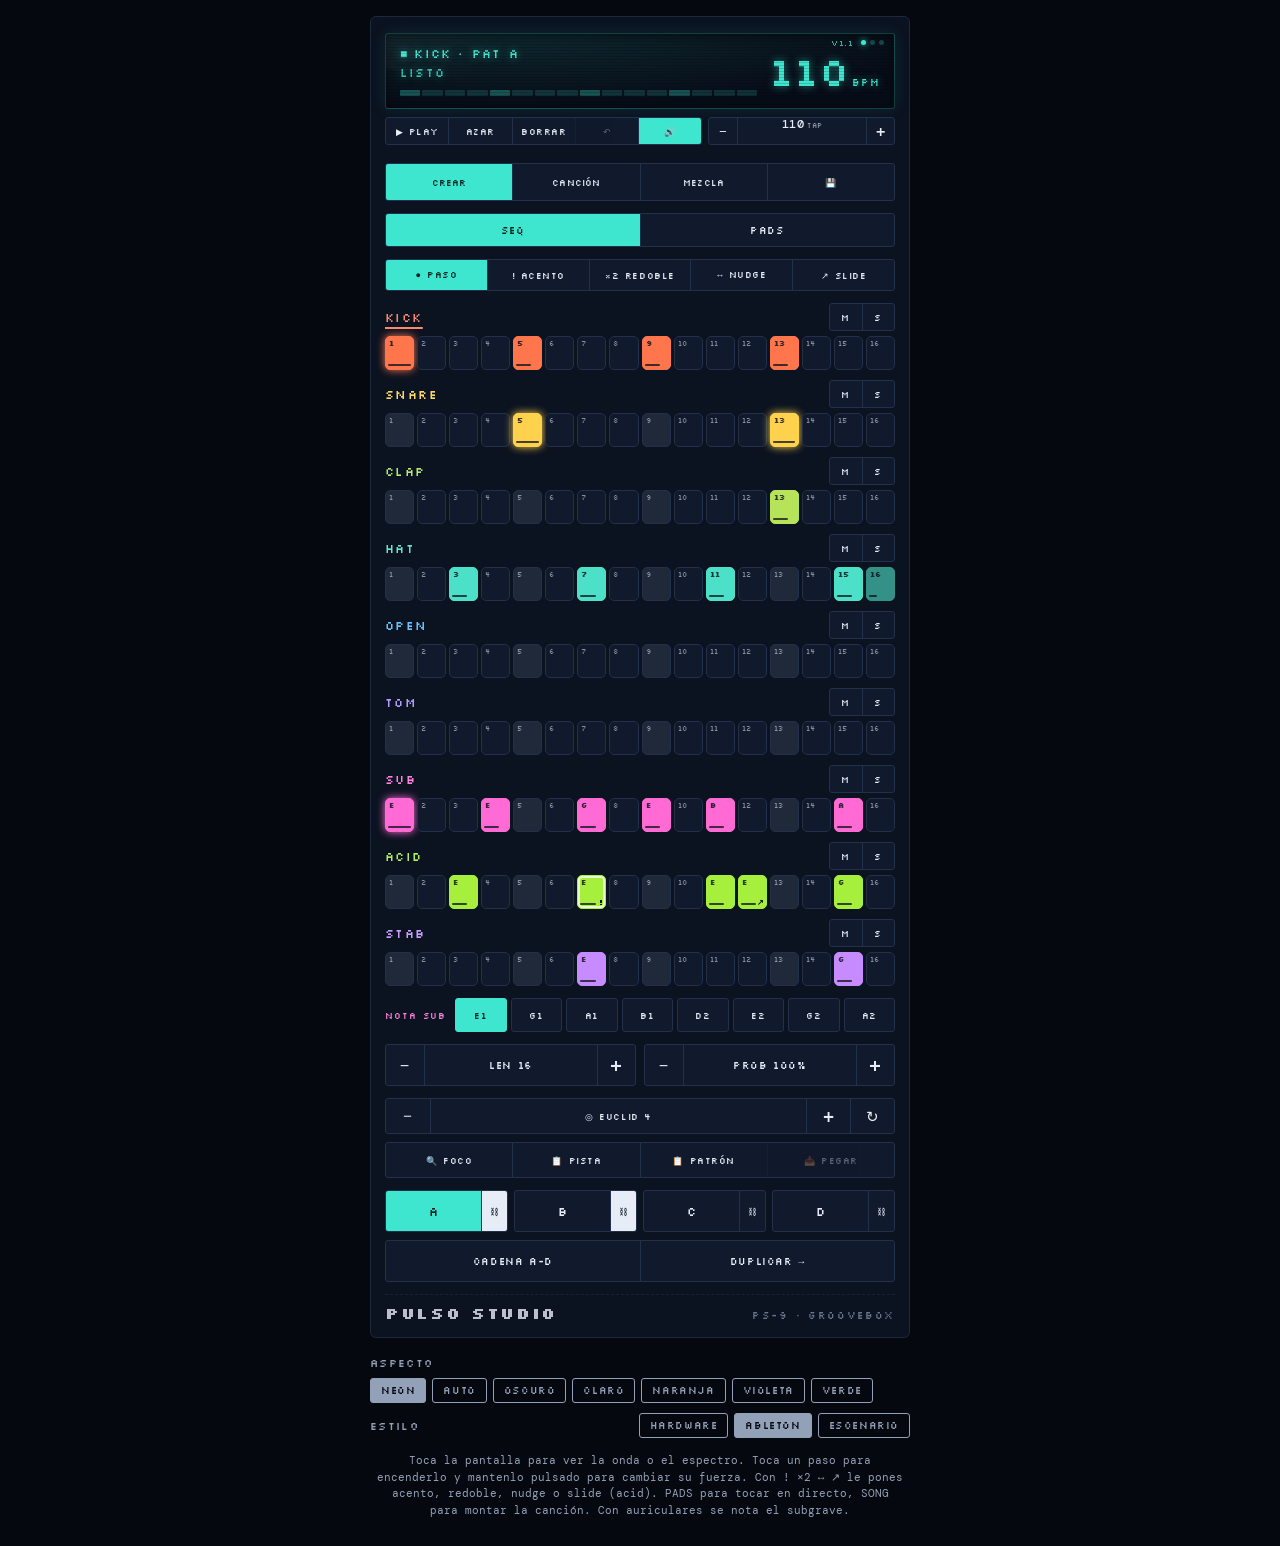
<file: versions/pulso-studio-v1.1.html>
<!doctype html><html><head><meta charset=utf8><meta name=viewport content="width=device-width,initial-scale=1,viewport-fit=cover"><style>:root{color-scheme:light;box-sizing:border-box;padding-top:env(safe-area-inset-top,0px);padding-bottom:env(safe-area-inset-bottom,0px)}html{scroll-padding-top:env(safe-area-inset-top,0px)}body{margin:0;padding:0;font:14px -apple-system,BlinkMacSystemFont,sans-serif;background:#fff;color:#000}img{max-width:100%}[hidden]:not([hidden=until-found i]){display:none!important}</style></head><body>
<title>Pulso Studio</title>
<link rel="stylesheet" href="https://fonts.googleapis.com/css2?family=DM+Mono:wght@400;500&family=Silkscreen:wght@400;700&display=swap">
<style>
/* Layout: sticky LCD + transport on top, tab bar (Seq/Mix/FX/Canal), one panel at a time; skins swap tokens only */
:root{
  --page:#dfe3e6;--pfg:#3a444b;--dev:#f4f5f3;--edge:#c3cacf;--lcd:#c5d8b8;--lcdfg:#1f2a1a;
  --key:#e2e6e8;--keyedge:#b4bcc2;--on:#ff5a1f;--onfg:#fff;--fg:#1d2226;--mute:#66727a;--led:#ff5a1f;--track:#c9d0d4;
  --disp:'Silkscreen','Courier New',monospace;--mono:'DM Mono',ui-monospace,Menlo,monospace;
  color-scheme:light;
}
@media (prefers-color-scheme:dark){:root:not([data-skin]){
  --page:#090b0d;--pfg:#9aa5ad;--dev:#16191d;--edge:#2a3037;--lcd:#0b1a1d;--lcdfg:#43e3f2;
  --key:#23282e;--keyedge:#343b43;--on:#22d3ee;--onfg:#04181b;--fg:#e7ecef;--mute:#8a949c;--led:#22d3ee;--track:#2f363d;color-scheme:dark}}
:root[data-skin="dark"]{--page:#090b0d;--pfg:#9aa5ad;--dev:#16191d;--edge:#2a3037;--lcd:#0b1a1d;--lcdfg:#43e3f2;--key:#23282e;--keyedge:#343b43;--on:#22d3ee;--onfg:#04181b;--fg:#e7ecef;--mute:#8a949c;--led:#22d3ee;--track:#2f363d;color-scheme:dark}
:root[data-skin="light"]{--page:#dfe3e6;--pfg:#3a444b;--dev:#f4f5f3;--edge:#c3cacf;--lcd:#c5d8b8;--lcdfg:#1f2a1a;--key:#e2e6e8;--keyedge:#b4bcc2;--on:#ff5a1f;--onfg:#fff;--fg:#1d2226;--mute:#66727a;--led:#ff5a1f;--track:#c9d0d4;color-scheme:light}
:root[data-skin="orange"]{--page:#1b1b1d;--pfg:#b9b9bd;--dev:#ff6a13;--edge:#d9540a;--lcd:#cbd8b2;--lcdfg:#25301a;--key:#f1ece0;--keyedge:#b8480a;--on:#1f1f22;--onfg:#fff;--fg:#1a0d04;--mute:#5e2607;--led:#141416;--track:#b8480a;color-scheme:light}
:root[data-skin="sub"]{--page:#07030d;--pfg:#b9a6d6;--dev:#170a26;--edge:#2c1649;--lcd:#0f0620;--lcdfg:#c58bff;--key:#26133d;--keyedge:#3a2160;--on:#b26bff;--onfg:#12061f;--fg:#efe6ff;--mute:#9a84bd;--led:#ff4fd8;--track:#3a2160;color-scheme:dark}
:root[data-skin="green"]{--page:#030a06;--pfg:#9cc9ac;--dev:#0c1811;--edge:#1c3426;--lcd:#07120b;--lcdfg:#46ff9c;--key:#15281c;--keyedge:#214030;--on:#46ff9c;--onfg:#04140a;--fg:#dcf8e7;--mute:#7ba58b;--led:#46ff9c;--track:#214030;color-scheme:dark}
:root[data-skin="neon"]{--page:#05080f;--pfg:#93a1b8;--dev:#0b1220;--edge:#1c2740;--lcd:#070d18;--lcdfg:#3ee6d0;--key:#101a2c;--keyedge:#22304b;--on:#3ee6d0;--onfg:#03211d;--fg:#e6edf7;--mute:#8090a8;--led:#3ee6d0;--track:#22304b;color-scheme:dark}

*{box-sizing:border-box}
body{background:var(--page);color:var(--pfg);font-family:var(--mono);padding-inline:16px;padding-block:16px 28px;-webkit-tap-highlight-color:transparent}
button,select,input{font:inherit;color:inherit}
button{touch-action:manipulation;cursor:pointer;-webkit-user-select:none;user-select:none}
button:focus-visible,select:focus-visible,input:focus-visible{outline:2px solid var(--on);outline-offset:2px}
.wrap{max-width:440px;margin-inline:auto;display:flex;flex-direction:column;gap:14px}
.skins{display:flex;gap:8px;flex-wrap:wrap;align-items:center;justify-content:space-between}
.skins span{font-family:var(--disp);font-size:11px;letter-spacing:.12em;text-transform:uppercase}
.skins div{display:flex;gap:6px;flex-wrap:wrap}
.sk{border:1px solid var(--pfg);background:transparent;border-radius:999px;padding:5px 10px;font-family:var(--disp);font-size:10px;letter-spacing:.06em;text-transform:uppercase;color:var(--pfg)}
.sk[aria-pressed="true"]{background:var(--pfg);color:var(--page)}
.device{background:var(--dev);color:var(--fg);border:1px solid var(--edge);border-radius:22px;padding:14px;display:flex;flex-direction:column;gap:12px;box-shadow:0 14px 34px rgba(0,0,0,.22)}
.brand{display:flex;justify-content:space-between;align-items:baseline;font-family:var(--disp);letter-spacing:.14em;font-size:12px;text-transform:uppercase}
.brand b{font-size:16px}.brand em{font-style:normal;color:var(--mute);font-size:10px}
.head{position:sticky;top:env(safe-area-inset-top,0px);z-index:5;background:var(--dev);display:flex;flex-direction:column;gap:8px;padding-block:2px 6px}
.lcd{background:var(--lcd);color:var(--lcdfg);border-radius:10px;padding:7px 12px;display:grid;grid-template-columns:1fr auto;gap:0 12px;align-items:center;box-shadow:inset 0 2px 6px rgba(0,0,0,.35);font-family:var(--disp)}
.lcd .l1,.lcd .l2{font-size:10px;letter-spacing:.1em;text-transform:uppercase;min-width:0;font-variant-numeric:tabular-nums}
.lcd .l2{opacity:.8}
.lcd .big{font-size:26px;line-height:1;grid-row:span 2;text-align:right;font-variant-numeric:tabular-nums}
.lcd .big small{font-size:9px;letter-spacing:.1em;margin-left:3px}
.trans{display:grid;grid-template-columns:1.7fr 1fr;gap:8px}
/* segmented multi-button */
.seg{display:flex;border:1px solid var(--keyedge);border-radius:10px;overflow:hidden;background:var(--key);min-width:0}
.seg>button,.seg>.val{flex:1;min-width:0;border:0;border-left:1px solid var(--keyedge);background:transparent;color:var(--fg);min-height:40px;font-family:var(--disp);font-size:10px;letter-spacing:.06em;text-transform:uppercase;padding:0 4px;display:grid;place-items:center}
.seg>:first-child{border-left:0}
.seg>button:active{background:var(--keyedge)}
.seg>button[aria-pressed="true"]{background:var(--on);color:var(--onfg)}
.seg .hd{flex:0 0 38px;font-size:16px}
.seg .val small{font-size:8px;opacity:.6;margin-top:-2px}
.seg .val span{font-family:var(--mono);font-size:14px;font-weight:500}
.tabs>button{min-height:38px;font-size:11px}
.subtabs[hidden]{display:none}.subtabs>button{min-height:32px;font-size:10px}
/* modo foco: pista elegida grande (2x8), resto mini */
#grid.focus .trk:not(.sel) .step{aspect-ratio:auto;height:12px;border-radius:4px;box-shadow:none}
#grid.focus .trk:not(.sel) .step :is(.n,.v,.x){display:none}
#grid.focus .trk:not(.sel){gap:2px}
#grid.focus .trk.sel .cells{grid-template-columns:repeat(8,1fr);gap:5px}
#grid.focus .trk.sel .step{font-size:16px}
#grid.focus .trk:not(.sel) .ms{display:none}
.tab{display:flex;flex-direction:column;gap:12px}
.tab[hidden]{display:none}
.fn{background:var(--key);border:1px solid var(--keyedge);border-radius:10px;min-height:40px;font-family:var(--disp);font-size:10px;letter-spacing:.08em;text-transform:uppercase;color:var(--fg);box-shadow:0 2px 0 var(--keyedge)}
.fn[aria-pressed="true"]{background:var(--on);color:var(--onfg);border-color:var(--on)}
/* channel chips: name + M/S in one block */
.chips{display:grid;grid-template-columns:repeat(7,1fr);gap:4px}
.chip{display:flex;flex-direction:column;gap:3px;min-width:0}
.chip .nm{position:relative;min-height:36px;background:var(--key);border:1px solid var(--keyedge);border-radius:8px;font-family:var(--disp);font-size:9px;letter-spacing:.04em;color:var(--fg);padding:0;box-shadow:0 2px 0 var(--keyedge)}
.chip .nm[aria-pressed="true"]{background:var(--on);color:var(--onfg);border-color:var(--on)}
.chip .nm i{position:absolute;top:3px;right:3px;width:4px;height:4px;border-radius:50%;background:currentColor;opacity:0}
.chip .nm.has i{opacity:.8}
.ms{border-radius:7px}
.ms>button{min-height:22px;font-size:9px;padding:0}
.ms>.m[aria-pressed="true"]{background:var(--mute);color:var(--dev)}
.strip{display:grid;grid-template-columns:1fr 1fr;gap:8px}
.notes{display:grid;grid-template-columns:repeat(8,1fr);gap:4px}
.notes .fn{min-height:34px;font-size:9px;padding:0;box-shadow:none}
.grid{display:grid;grid-template-columns:repeat(4,1fr);gap:9px}
.step{position:relative;aspect-ratio:1;background:var(--key);border:1px solid var(--keyedge);border-radius:12px;color:var(--fg);font-family:var(--disp);font-size:13px;display:grid;place-items:center;box-shadow:0 3px 0 var(--keyedge);min-width:0;padding:0;-webkit-touch-callout:none}
.step:active{transform:translateY(2px);box-shadow:0 1px 0 var(--keyedge)}
.step.beat{border-color:var(--mute)}
.step.on{background:var(--on);color:var(--onfg);border-color:var(--on)}
.step.out{opacity:.35}
.step .n{position:absolute;left:7px;top:5px;font-size:8px;opacity:.55}
.step .v{position:absolute;left:8px;bottom:6px;height:3px;border-radius:2px;background:currentColor;opacity:.75;width:0}
.step::after{content:"";position:absolute;right:7px;top:7px;width:6px;height:6px;border-radius:50%;background:var(--led);opacity:0}
.step.ph::after{opacity:1;box-shadow:0 0 8px var(--led)}
.step.ph:not(.on){border-color:var(--led)}
.pbar{display:grid;grid-template-columns:1fr;gap:8px}
.pts{display:grid;grid-template-columns:repeat(4,1fr);gap:6px}
.pts .seg.pl{border-color:var(--led);box-shadow:0 0 0 1px var(--led)}
.pts .seg>button:first-child{font-size:12px}
.pts .seg>.pc{flex:0 0 26px;font-size:9px}
.pts .seg>.pc[aria-pressed="true"]{background:var(--fg);color:var(--dev)}
/* mixer */
.mix{display:grid;grid-template-columns:repeat(8,1fr);gap:3px}
.mc{display:flex;flex-direction:column;gap:4px;min-width:0;align-items:stretch}
.mc.mt{opacity:.5}
.fv{font-size:9px;text-align:center;color:var(--mute);font-variant-numeric:tabular-nums;min-height:11px}
.fad{position:relative;height:150px;background:var(--track);border-radius:7px;touch-action:none}
.meter{position:absolute;left:38%;right:38%;top:5px;bottom:5px;background:rgba(0,0,0,.28);border-radius:3px;overflow:hidden}
.meter i{position:absolute;left:0;right:0;bottom:0;height:100%;background:var(--led);transform:scaleY(0);transform-origin:bottom;will-change:transform}
.cap{position:absolute;left:3px;right:3px;height:18px;background:var(--fg);border-radius:4px;bottom:0}
.cap::after{content:"";position:absolute;left:4px;right:4px;top:8px;height:2px;background:var(--dev)}
.pn{position:relative;height:16px;background:var(--track);border-radius:5px;touch-action:none}
.pn::before{content:"";position:absolute;left:50%;top:3px;bottom:3px;width:1px;background:var(--mute)}
.pn b{position:absolute;top:2px;width:10px;height:12px;border-radius:3px;background:var(--fg)}
.nm2{min-height:26px;background:var(--key);border:1px solid var(--keyedge);border-radius:7px;font-family:var(--disp);font-size:8px;letter-spacing:.02em;color:var(--fg);padding:0}
/* fx + canal */
.card{border:1px solid var(--keyedge);border-radius:12px;padding:10px;display:flex;flex-direction:column;gap:10px}
.card .hd2{display:flex;justify-content:space-between;align-items:center}
h2,h3{margin:0;font-family:var(--disp);font-size:10px;letter-spacing:.14em;text-transform:uppercase;color:var(--mute);font-weight:400}
.tg{min-height:28px;padding:0 12px;border-radius:999px;border:1px solid var(--keyedge);background:var(--key);font-family:var(--disp);font-size:9px;letter-spacing:.08em;text-transform:uppercase;color:var(--fg)}
.tg[aria-pressed="true"]{background:var(--on);color:var(--onfg);border-color:var(--on)}
.knobs{display:grid;grid-template-columns:1fr 1fr;gap:6px 16px}
.k{display:flex;flex-direction:column;gap:2px;min-width:0}
.k label{display:flex;justify-content:space-between;font-family:var(--disp);font-size:10px;letter-spacing:.1em;text-transform:uppercase;color:var(--mute)}
.k label output{color:var(--fg);font-family:var(--mono);font-size:11px}
input[type=range]{width:100%;height:30px;background:transparent;-webkit-appearance:none;appearance:none;margin:0}
input[type=range]::-webkit-slider-runnable-track{height:6px;border-radius:3px;background:var(--track)}
input[type=range]::-moz-range-track{height:6px;border-radius:3px;background:var(--track)}
input[type=range]::-webkit-slider-thumb{-webkit-appearance:none;width:24px;height:24px;border-radius:50%;background:var(--on);border:3px solid var(--dev);margin-top:-9px;box-shadow:0 0 0 1px var(--keyedge)}
input[type=range]::-moz-range-thumb{width:18px;height:18px;border-radius:50%;background:var(--on);border:3px solid var(--dev)}
.selects{display:grid;grid-template-columns:1fr 1fr;gap:10px 16px}
select{width:100%;min-height:40px;background:var(--key);border:1px solid var(--keyedge);border-radius:10px;padding:0 8px;font-family:var(--mono);font-size:13px;color:var(--fg)}
.note{margin:0;font-size:11px;line-height:1.5;color:var(--mute)}
.hint{font-size:11px;line-height:1.5;text-align:center;padding-inline:6px;margin:0}
/* visuals: lcd scope, breathing pads, styles, stage */
:root{--ch:#ff764d}
.device{position:relative}
.lcd{position:relative;cursor:pointer}
.lcd canvas{grid-column:1;grid-row:1/3;width:100%;height:40px;display:block;min-width:0}
.lcd[data-v="info"] canvas,.lcd[data-v="info"] .md{display:none}
.lcd:not([data-v="info"]) .l1,.lcd:not([data-v="info"]) .l2{display:none}
.lcd .md{position:absolute;left:12px;top:4px;font-size:7px;letter-spacing:.14em;opacity:.7;pointer-events:none}
.seg>button:disabled{opacity:.35;cursor:default}
.grid{--p:0}
.step{transition:box-shadow .45s ease-out}
.step.ph{box-shadow:0 3px 0 var(--keyedge),inset 0 0 0 2px var(--led),0 0 12px var(--led);transition:none}
.mtx{position:relative}
.mtx>.glow{position:absolute;inset:-6px;border-radius:12px;box-shadow:0 0 22px var(--ch),inset 0 0 14px var(--ch);opacity:0;pointer-events:none;will-change:opacity;z-index:0}
.led{position:absolute;inset:-1px;border-radius:inherit;pointer-events:none;opacity:0;will-change:opacity;box-shadow:0 0 12px var(--c,var(--led))}
.rn{position:relative}.rn .led{inset:0 -4px;border-radius:4px;box-shadow:none;background:color-mix(in srgb,var(--c) 30%,transparent)}
#grid .step{transition:none}
.step.on[data-v="1"]:not(.out){opacity:.62}
.step.on[data-v="3"]{box-shadow:0 3px 0 var(--keyedge),0 0 10px var(--on)}
.step.on.ph{box-shadow:inset 0 0 0 2px var(--led),0 0 16px var(--on)}
.chip .nm{box-shadow:0 2px 0 var(--keyedge)}
/* style: hardware */
:root[data-style="hw"] .device::before{--scr:radial-gradient(circle,var(--mute) 0 2px,transparent 2.6px);content:"";position:absolute;inset:5px;pointer-events:none;
  background:var(--scr) left top/7px 7px no-repeat,var(--scr) right top/7px 7px no-repeat,var(--scr) left bottom/7px 7px no-repeat,var(--scr) right bottom/7px 7px no-repeat}
:root[data-style="hw"] :is(.fn,.seg,.step,.chip .nm,.nm2){background-image:linear-gradient(180deg,rgba(255,255,255,.13),rgba(0,0,0,.07))}
:root[data-style="hw"] .lcd{outline:3px solid var(--keyedge)}
:root[data-style="hw"] .brand{border-bottom:1px dashed var(--edge);padding-bottom:8px}
/* style: ableton */
:root[data-style="abl"] .device{border-radius:6px;box-shadow:none}
:root[data-style="abl"] :is(.step,.fn,.seg,.chip .nm,.nm2,.lcd,.card,select,.fad,.pn,.tg,.sk){border-radius:3px}
:root[data-style="abl"] :is(.step,.fn){box-shadow:none}
:root[data-style="abl"] .step:active{transform:none}
:root[data-style="abl"] .step.on{background:var(--ch);border-color:var(--ch);color:#111}
:root[data-style="abl"] .step.on[data-v="3"]{box-shadow:none}
:root[data-style="abl"] .step.ph{box-shadow:inset 0 0 0 2px var(--led)}
:root[data-style="abl"] .step.on.ph{box-shadow:inset 0 0 0 2px var(--fg)}
:root[data-style="abl"] .chip .nm{border-bottom:3px solid var(--c);box-shadow:none}
:root[data-style="abl"] .chip .nm[aria-pressed="true"]{background:var(--c);border-color:var(--c);color:#111}
:root[data-style="abl"] .cap{background:var(--c)}
/* stage mode */
:root[data-stage] :is(.brand,.hint,#tabs,#subs,.strip,.pbar>.seg,.emode,.tools){display:none}
[hidden]{display:none!important}
.emode>button{min-height:30px;font-size:9px;white-space:nowrap}
.tools{display:grid;grid-template-columns:1fr;gap:8px}
.tools .seg>button{min-height:34px;font-size:9px;white-space:nowrap}
.tools .seg .ek{flex:0 0 44px;font-size:15px}
.tools .seg>button:disabled{opacity:.35}
#grid .step .x{position:absolute;right:2px;bottom:2px;font-size:8px;font-weight:700;line-height:1;letter-spacing:0;pointer-events:none}
#grid .step.on.ac{box-shadow:inset 0 0 0 2px rgba(255,255,255,.75)}
#grid[data-em="acc"],#grid[data-em="rt"],#grid[data-em="nd"],#grid[data-em="sl"]{outline:1px dashed var(--led);outline-offset:3px;border-radius:6px}
#shT{width:100%;box-sizing:border-box;font-family:var(--mono);font-size:10px;background:var(--key);color:var(--fg);border:1px solid var(--keyedge);border-radius:8px;padding:6px;resize:vertical;min-height:54px}
.smpn{font-size:10px;color:var(--mute);max-width:55%;overflow:hidden;text-overflow:ellipsis;white-space:nowrap}
:root[data-stage] .wrap{max-width:640px}
:root[data-stage] .lcd canvas{height:76px}
:root[data-stage] .grid{gap:12px}
:root[data-stage] .step{font-size:16px;border-radius:16px}
:root[data-stage] .step.on{box-shadow:0 0 12px var(--on)}
:root[data-stage] .device{background-image:radial-gradient(120% 60% at 50% 0%,color-mix(in srgb,var(--on) 14%,transparent),transparent)}
/* matrix sequencer: 7 tracks x 16 steps */
.wrap{max-width:540px}
.mtx{display:flex;flex-direction:column;gap:10px}
.trk{display:flex;flex-direction:column;gap:5px}
.trk.mt{opacity:.45}
.rh{display:flex;align-items:center;gap:8px}
.rn{background:none;border:0;padding:4px 0;font-family:var(--disp);font-size:12px;letter-spacing:.12em;color:color-mix(in srgb,var(--c) 82%,var(--fg));text-align:left}
.trk.sel .rn{text-decoration:underline;text-underline-offset:5px;text-decoration-thickness:2px}
.ri{flex:1;min-width:0;font-size:9px;color:var(--mute);letter-spacing:.06em}
.rh .ms{flex:0 0 66px}
.rh .ms>button{min-height:26px}
.cells{display:grid;grid-template-columns:repeat(16,1fr);gap:3px}
#grid .step{aspect-ratio:auto;height:34px;border-radius:5px;box-shadow:none;font-size:7px}
#grid .step::after{display:none}
#grid .step .n{left:3px;top:2px;font-size:7px}
#grid .step .v{left:2px;bottom:3px;height:2px}
#grid .step.beat:not(.on){border-color:var(--keyedge);background:color-mix(in srgb,var(--fg) 7%,var(--key))}
#grid .step.on{background:var(--c);border-color:var(--c);color:#0b0f17}
#grid .step.on .n{opacity:.8;font-weight:700}
#grid .step.on[data-v="3"]{box-shadow:0 0 8px var(--c)}
#grid .step.ph{box-shadow:inset 0 0 0 2px var(--led)}
#grid .step.ph:not(.on){background:color-mix(in srgb,var(--c) 25%,var(--key))}
#grid .step.on.ph{box-shadow:inset 0 0 0 2px var(--fg),0 0 12px var(--c)}
:root[data-stage] #grid .step{height:46px}
.nrow{display:flex;align-items:center;gap:8px}
.nrow{--c:#ff6ad5}.nrow span{flex:0 0 auto;min-width:62px;font-family:var(--disp);font-size:9px;letter-spacing:.1em;color:color-mix(in srgb,var(--c) 82%,var(--fg))}
.nrow .notes{flex:1;min-width:0}
/* mixer cards */
.mix{grid-template-columns:repeat(5,1fr);gap:6px}
.mc{border:1px solid var(--keyedge);border-radius:12px;padding:8px 6px;gap:6px;background:color-mix(in srgb,var(--key) 45%,transparent)}
.mc .nm2{order:-1;background:none;border:0;box-shadow:none;color:color-mix(in srgb,var(--c) 82%,var(--fg));font-size:10px;min-height:22px}
.mc .fv{order:1;color:var(--fg)}
.mc .fad{height:120px;width:26px;margin-left:calc(50% - 24px);margin-right:0}
.mc{padding:8px 3px}.mc .nm2{font-size:9px}
.dbs{position:absolute;left:100%;top:9px;bottom:9px;margin-left:5px;width:24px;pointer-events:none}
.dbs span{position:absolute;left:0;font-size:8px;line-height:1;color:var(--mute);transform:translateY(50%);font-variant-numeric:tabular-nums;white-space:nowrap}
.dbs span::before{content:"";display:inline-block;width:4px;height:1px;background:currentColor;vertical-align:middle;margin-right:2px}
.dbs span.z{color:var(--fg)}
.mc .cap{background:var(--c)}
/* eq + file tabs */
.tabs>button{padding-inline:2px}
.eqt{display:grid;grid-template-columns:repeat(8,1fr);gap:4px}
.eqt button{min-height:34px;background:var(--key);border:1px solid var(--keyedge);border-bottom:3px solid var(--c);border-radius:7px;font-family:var(--disp);font-size:8px;color:var(--fg);padding:0}
.eqt button[aria-pressed="true"]{background:var(--c);border-color:var(--c);color:#0b0f17}
.eqt button.mod::after{content:"•";margin-left:1px}
#eqc{width:100%;height:230px;display:block;background:var(--lcd);border-radius:10px;touch-action:none}
.eqk{display:grid;grid-template-columns:1fr 1fr;gap:6px 16px;margin-top:8px}.eqk .k:first-child{grid-column:1/-1}#eqCtl{display:grid;gap:6px;margin-top:6px}#eqCtl[hidden],#eqSl[hidden],.eqk .k[hidden]{display:none}.eqact{display:flex;gap:4px}.eqm{min-width:44px;min-height:30px;border:1px solid var(--keyedge);border-radius:7px;background:var(--key);color:var(--fg);font-family:var(--disp);font-size:11px}.eqm[aria-pressed="true"]{background:var(--on);color:var(--onfg)}
.eqb{display:grid;grid-template-columns:repeat(9,1fr);gap:3px;margin-top:6px}
.eqb button{min-height:40px;display:flex;flex-direction:column;align-items:center;justify-content:center;gap:1px;background:var(--key);border:1px solid var(--keyedge);border-bottom:3px solid var(--c);border-radius:7px;color:var(--fg);padding:0}
.eqb button span{font-size:14px;line-height:1}.eqb button small{font-family:var(--mono);font-size:9px;opacity:.8}
.eqb button[aria-pressed="true"]{background:var(--c);border-color:var(--c);color:#0b0f17}
#eqBn{color:var(--fg)}
.saverow{display:flex;gap:8px}
.saverow input{flex:1;min-width:0;min-height:40px;background:var(--key);border:1px solid var(--keyedge);border-radius:10px;padding:0 10px;color:var(--fg);font-family:var(--mono);font-size:14px}
.saverow .fn{flex:0 0 auto;padding-inline:12px}
.plist{display:flex;flex-direction:column;gap:6px}
.pi{display:flex;align-items:center;gap:8px;border:1px solid var(--keyedge);border-radius:10px;padding:6px 6px 6px 10px}
.pi>div:first-child{flex:1;min-width:0;display:flex;flex-direction:column}
.k label output{text-transform:none}
.pi b{font-size:13px;font-weight:500;overflow:hidden;text-overflow:ellipsis;white-space:nowrap}
.pi small{font-size:10px;color:var(--mute)}
.pi .seg{flex:0 0 auto}
.pi .seg>button{min-height:34px;padding:0 10px}
.pi .seg>button.del[data-arm]{background:#e5484d;color:#fff}
.empty{font-size:12px;color:var(--mute);text-align:center;padding:10px}
.fxnav{display:flex;gap:6px;overflow-x:auto;scrollbar-width:none;padding-bottom:2px;-webkit-overflow-scrolling:touch}
.fxnav::-webkit-scrollbar{display:none}
.fxnav button{flex:0 0 auto;display:flex;align-items:center;gap:5px;min-height:32px;padding:0 10px;border-radius:999px;border:1px solid var(--keyedge);background:var(--key);color:var(--fg);font-family:var(--disp);font-size:9px;letter-spacing:.06em;text-transform:uppercase}
.fxnav button i{width:7px;height:7px;border-radius:50%;background:var(--keyedge)}
.fxnav button.on i{background:var(--c);box-shadow:0 0 6px var(--c)}
.fxl{display:flex;flex-direction:column;gap:10px}
.fxc{border:1px solid var(--keyedge);border-left:4px solid var(--c);border-radius:12px;padding:10px;display:flex;flex-direction:column;gap:9px;background:linear-gradient(180deg,color-mix(in srgb,var(--c) 9%,transparent),transparent 70%);scroll-margin-top:220px}
.fxc:not(.on){border-left-color:var(--keyedge);background:none}
.fxh{display:flex;align-items:center;gap:8px}
.fxh .fxi{font-size:16px;line-height:1}
.fxh h3{flex:1;color:var(--fg);font-size:11px}
.fxc .tg[aria-pressed="true"]{background:var(--c);border-color:var(--c);color:#0b0f17}
.fxg{width:100%;height:64px;display:block;background:var(--lcd);border-radius:8px;box-shadow:inset 0 2px 6px rgba(0,0,0,.3)}
.fxc:not(.on) .fxg{opacity:.4}
.fxc .seg>button[aria-pressed="true"]{background:var(--c);color:#0b0f17}
.fxc .seg>button{min-height:34px}
.fxc input[type=range]::-webkit-slider-thumb{background:var(--c)}
.fxc input[type=range]::-moz-range-thumb{background:var(--c)}
.fxc .k label output{color:var(--fg)}
:root[data-style="abl"] :is(.fxc,.fxg,.fxnav button){border-radius:3px}
.msbar{--c:#9fb0c8;border:1px solid var(--keyedge);border-left:4px solid var(--c);border-radius:10px;padding:6px 8px 8px;display:grid;grid-template-columns:auto 1fr 1fr 1fr;gap:2px 10px;align-items:end;background:var(--dev);position:relative}
.msbar .mt{grid-row:1/3;font-family:var(--disp);font-size:9px;letter-spacing:.1em;color:var(--fg);align-self:center;display:flex;flex-direction:column;align-items:center;gap:2px}
.msbar .mt b{font-size:14px;font-weight:400}
.msbar .k label{font-size:8px}.msbar .k label output{font-size:10px}
.msbar input[type=range]{height:24px}
.msbar input[type=range]::-webkit-slider-thumb{width:18px;height:18px;margin-top:-6px;background:var(--c)}
.msbar input[type=range]::-moz-range-thumb{width:14px;height:14px;background:var(--c)}
.msbar .lvl{position:absolute;left:4px;right:6px;bottom:2px;height:3px;border-radius:2px;background:color-mix(in srgb,var(--fg) 15%,transparent);overflow:hidden}
.msbar .lvl i{position:absolute;inset:0;background:var(--c);transform:scaleX(0);transform-origin:left;will-change:transform}
.msbar .lvl i.hot{background:#e5484d}
:root[data-style="abl"] .msbar{border-radius:3px}
.msbar[hidden]{display:none}
#aud[aria-pressed="false"]{background:var(--key);color:var(--mute)}
#prec[data-rec]{background:#e5484d;color:#fff;border-color:#e5484d}
/* LCD look: glass glow, scanlines, status row, step strip, mode dots */
.lcd{grid-template-rows:auto auto auto;background:radial-gradient(130% 150% at 25% 0%,color-mix(in srgb,var(--lcdfg) 13%,var(--lcd)),var(--lcd) 65%);border:1px solid color-mix(in srgb,var(--lcdfg) 22%,transparent);box-shadow:inset 0 2px 12px rgba(0,0,0,.55),0 0 18px color-mix(in srgb,var(--lcdfg) 10%,transparent);overflow:hidden}
.lcd::after{content:"";position:absolute;inset:0;pointer-events:none;background:repeating-linear-gradient(0deg,rgba(0,0,0,.16) 0 1px,transparent 1px 3px)}
.lcd::before{content:"";position:absolute;left:-20%;top:-60%;width:70%;height:120%;pointer-events:none;background:linear-gradient(115deg,rgba(255,255,255,.07),transparent 60%);transform:rotate(8deg)}
.lcd .l1,.lcd .l2,.lcd .big{text-shadow:0 0 8px color-mix(in srgb,var(--lcdfg) 55%,transparent)}
.lcd .big{grid-row:1/4!important;grid-column:2}
.lcd .l1,.lcd .l2,.lsteps{grid-column:1}
.lcd canvas{grid-row:1/4!important}
.lsteps{display:grid;grid-template-columns:repeat(16,1fr);gap:2px;margin-top:6px;min-width:0}
.lsteps i{height:6px;border-radius:1px;background:color-mix(in srgb,var(--lcdfg) 16%,transparent)}
.lsteps i.b{background:color-mix(in srgb,var(--lcdfg) 30%,transparent)}
.lsteps i.on{background:var(--lcdfg);box-shadow:0 0 6px var(--lcdfg)}
.lcd:not([data-v="info"]) .lsteps{display:none}
.ldots{position:absolute;right:10px;top:6px;display:flex;gap:4px;pointer-events:none;z-index:1}
.ldots i{width:5px;height:5px;border-radius:50%;background:var(--lcdfg);opacity:.25}
.lcd[data-v="info"] .ldots i:nth-child(1),.lcd[data-v="wave"] .ldots i:nth-child(2),.lcd[data-v="spec"] .ldots i:nth-child(3){opacity:1;box-shadow:0 0 6px var(--lcdfg)}
.lcd .l1 b{display:inline-block;min-width:1.2em}
/* slim transport bar */
.trans{gap:6px}
.trans .seg{border-radius:8px}
.trans .seg>button,.trans .seg>.val{min-height:26px;height:26px;font-size:9px;white-space:nowrap;padding:0 3px}
.trans .seg .hd{flex:0 0 28px;font-size:13px}
.trans .seg .val{display:flex;align-items:baseline;justify-content:center;gap:3px}
.trans .seg .val span{font-size:12px;line-height:1}
.trans .seg .val small{font-size:7px;margin:0}
/* bigger LCD, brand + looks moved to the footer */
.lcd{padding:10px 14px;min-height:76px}
.lcd .l1,.lcd .l2{font-size:12px}
.lcd .big{font-size:40px}
.lcd .big small{font-size:10px}
.lcd canvas{height:60px}
.lcd .md{font-size:8px}
:root[data-stage] .lcd canvas{height:96px}
.brand.foot{border-top:1px dashed var(--edge);padding-top:8px;opacity:.8}
:root[data-style="hw"] .brand.foot{border-bottom:0;padding-bottom:0}
.pie{display:flex;flex-direction:column;gap:10px;padding-top:4px}
:root[data-stage] .pie{display:none}
.stagex{display:none}
:root[data-stage] .wrap{padding-bottom:70px}
:root[data-stage] .stagex{display:flex;align-items:center;gap:6px;position:fixed;bottom:calc(14px + env(safe-area-inset-bottom));left:50%;transform:translateX(-50%);z-index:60;min-height:36px;padding:0 14px;border-radius:999px;border:1px solid var(--led);background:var(--dev);color:var(--fg);font-family:var(--disp);font-size:10px;letter-spacing:.08em;text-transform:uppercase;box-shadow:0 0 12px color-mix(in srgb,var(--led) 40%,transparent)}
/* Pulso Studio additions: 9 channels, pads, song */
.tabs>button{font-size:9px;min-height:36px;letter-spacing:.02em}
.chips{grid-template-columns:repeat(5,1fr)}
.eqt{grid-template-columns:repeat(5,1fr)}
.pads{display:grid;grid-template-columns:repeat(3,1fr);gap:10px}
.pad{position:relative;aspect-ratio:1;border-radius:16px;border:1px solid var(--keyedge);background:var(--key);color:var(--fg);display:flex;flex-direction:column;justify-content:space-between;align-items:flex-start;padding:10px 12px;overflow:hidden;touch-action:none;-webkit-user-select:none;user-select:none;font-family:var(--disp)}
.pad::before{content:"";position:absolute;left:0;right:0;bottom:0;height:5px;background:var(--c)}
.pad b{font-size:15px;font-weight:400;letter-spacing:.08em;color:color-mix(in srgb,var(--c) 85%,var(--fg))}
.pad small{font-family:var(--mono);font-size:10px;color:var(--mute)}
.pad.hit{background:var(--c);border-color:var(--c)}
.pad.hit b,.pad.hit small{color:#0b0f17}
.pad[aria-pressed="true"]{box-shadow:inset 0 0 0 2px var(--c)}
.keys{display:grid;grid-template-columns:repeat(4,1fr);gap:8px}
.keys .pad{aspect-ratio:1.4}
.sg{overflow-x:auto;border:1px solid var(--keyedge);border-radius:12px;padding:8px;-webkit-overflow-scrolling:touch}
.sgi{display:grid;grid-template-columns:54px repeat(var(--n),34px);gap:3px;width:max-content;align-items:center}
.sgi .lab{position:sticky;left:0;z-index:2;background:var(--dev);font-family:var(--disp);font-size:8px;letter-spacing:.08em;color:var(--mute);height:34px;display:flex;align-items:center}
.sgi .bn{text-align:center;font-size:9px;color:var(--mute)}
.sc{height:34px;border:1px solid var(--keyedge);border-radius:5px;background:var(--key);font-family:var(--disp);font-size:12px;color:var(--fg);padding:0}
.sc.on{background:var(--c);border-color:var(--c);color:#0b0f17}
.sc.ph{box-shadow:inset 0 0 0 2px var(--led),0 0 10px var(--led)}
.lane{border:1px solid var(--keyedge);border-left:4px solid var(--c);border-radius:12px;padding:10px;display:flex;flex-direction:column;gap:8px;margin-bottom:10px}
.lane .lh{display:flex;align-items:center;gap:8px;justify-content:space-between}
.lane .lh b{font-family:var(--disp);font-size:11px;letter-spacing:.1em;color:color-mix(in srgb,var(--c) 85%,var(--fg));font-weight:400}
.pad .led{inset:0;border-radius:inherit;box-shadow:none;background:color-mix(in srgb,var(--c) 40%,transparent)}
.lane canvas{width:100%;height:46px;display:block;background:var(--lcd);border-radius:8px}
.lane .fnm{font-size:10px;color:var(--mute);overflow:hidden;text-overflow:ellipsis;white-space:nowrap}
.lrow{display:grid;grid-template-columns:1fr 1fr;gap:8px}
.lrow label{display:flex;flex-direction:column;gap:3px;font-family:var(--disp);font-size:9px;letter-spacing:.1em;color:var(--mute);text-transform:uppercase}
.lrow input{min-height:38px;background:var(--key);border:1px solid var(--keyedge);border-radius:10px;padding:0 10px;color:var(--fg);font-family:var(--mono);font-size:14px;width:100%}
:root[data-style="abl"] :is(.pad,.sc,.lane,.sg){border-radius:3px}
@media (prefers-reduced-motion:reduce){*{transition:none!important;animation:none!important}}
.lcd .ver{position:absolute;right:40px;top:4px;font-family:var(--disp);font-size:8px;letter-spacing:.1em;opacity:.75;pointer-events:none;z-index:1}
</style>

<main class="wrap">
  <button class="stagex" id="stageX" aria-label="Salir del modo escenario">✕ Salir</button>
  <section class="device" aria-label="Pulso Studio">
    <div class="head">
      <div class="lcd" id="lcd" data-v="info" role="button" tabindex="0" aria-label="Cambiar pantalla: info, onda o espectro">
        <div class="l1" id="l1">KICK · PAT A</div>
        <div class="big"><span id="lb">110</span><small>BPM</small></div>
        <div class="l2" id="l2">LISTO</div><div class="lsteps" id="lsteps" aria-hidden="true"></div><canvas id="scope" aria-hidden="true"></canvas><span class="md" id="md"></span><span class="ver" aria-label="Versión v1.1">v1.1</span><span class="ldots" aria-hidden="true"><i></i><i></i><i></i></span>
      </div>
      <div class="trans">
        <div class="seg">
          <button id="play" aria-pressed="false">▶ Play</button>
          <button id="rand">Azar</button>
          <button id="clear">Borrar</button>
          <button id="undo" aria-label="Deshacer" disabled>↶</button>
          <button id="aud" aria-pressed="true" aria-label="Sonar al pulsar">🔊</button>
        </div>
        <div class="seg">
          <button class="hd" data-k="bpm" data-d="-1" aria-label="Bajar tempo">−</button>
          <button class="val" id="bpmv" aria-label="Tap tempo"><span>110</span><small>TAP</small></button>
          <button class="hd" data-k="bpm" data-d="1" aria-label="Subir tempo">+</button>
        </div>
      </div>
    </div>

    <div class="seg tabs" id="tabs" role="tablist">
      <button data-g="crear" aria-pressed="true">Crear</button>
      <button data-g="song" aria-pressed="false">Canción</button>
      <button data-g="mezcla" aria-pressed="false">Mezcla</button>
      <button data-g="file" aria-pressed="false" aria-label="Guardar y cargar">💾</button>
    </div>
    <div class="seg subtabs" id="subs">
      <button data-t="seq" aria-pressed="true">Seq</button>
      <button data-t="pads" aria-pressed="false">Pads</button>
    </div>
    <div class="msbar" id="msBar" hidden aria-label="Master rápido"></div>

    <section id="t-seq" class="tab">
      <div class="seg emode" id="emode" role="group" aria-label="Qué hace tocar un paso"><button data-m="step" aria-pressed="true">● Paso</button><button data-m="acc" aria-pressed="false">! Acento</button><button data-m="rt" aria-pressed="false">×2 Redoble</button><button data-m="nd" aria-pressed="false">↔ Nudge</button><button data-m="sl" aria-pressed="false">↗ Slide</button></div>
      <div class="mtx" id="grid" role="group" aria-label="Secuenciador"></div>
      <div class="nrow"><span id="nlab">NOTA SUB</span><div class="notes" id="notes"></div></div>
      <div class="strip">
        <div class="seg"><button class="hd" data-k="len" data-d="-1" aria-label="Menos pasos">−</button><button class="val" id="lenv">LEN 16</button><button class="hd" data-k="len" data-d="1" aria-label="Más pasos">+</button></div>
        <div class="seg"><button class="hd" data-k="prob" data-d="-1" aria-label="Menos probabilidad">−</button><button class="val" id="prbv">PROB 100%</button><button class="hd" data-k="prob" data-d="1" aria-label="Más probabilidad">+</button></div>
      </div>
      <div class="tools">
        <div class="seg" id="euc"><button class="ek" data-e="-1" aria-label="Menos golpes">−</button><button class="val" id="eucv">◎ Euclid 4</button><button class="ek" data-e="1" aria-label="Más golpes">+</button><button class="ek" data-e="r" aria-label="Rotar">↻</button></div>
        <div class="seg"><button id="focB" aria-pressed="false">🔍 Foco</button><button id="cpT">📋 Pista</button><button id="cpP">📋 Patrón</button><button id="paste" disabled>📥 Pegar</button></div>
      </div>
      <div class="pbar">
        <div class="pts" id="pts"></div>
        <div class="seg"><button id="chain" aria-pressed="false">Cadena A-D</button><button id="dup">Duplicar →</button></div>
      </div>
    </section>

    <section id="t-pads" class="tab" hidden>
      <div class="seg"><button id="padRec" aria-pressed="false">● REC</button><button id="padQ" aria-pressed="true">Cuantizar</button><button id="padMel" aria-pressed="false">🎹 Notas</button></div>
      <div class="pads" id="pads"></div>
      <div class="keys" id="pkeys" hidden></div>
      <div class="card"><div class="k"><label for="djf">Filtro DJ <output id="djo">OFF</output></label><input id="djf" type="range" min="-100" max="100" value="0"></div></div>
      <p class="note">Toca los pads en directo. Con REC y ▶ Play lo que toques se graba en el patrón que suena. 🎹 Notas convierte los pads en un teclado para el canal melódico elegido. Filtro DJ: izquierda = low pass, derecha = high pass, doble toque lo centra.</p>
    </section>

    <section id="t-song" class="tab" hidden>
      <div class="seg" id="songMode"><button data-v="0">PATRÓN</button><button data-v="1">CANCIÓN</button></div>
      <div class="seg" id="songLen"><button data-n="8">8 comp.</button><button data-n="16">16</button><button data-n="32">32</button></div>
      <div class="sg" id="songGrid"></div>
      <div class="seg"><button id="songFill">Rellenar A·B·C·D</button><button id="songClr">Vaciar</button></div>
      <div id="lanes"></div>
      <p class="note">Modo CANCIÓN: cada compás toca el patrón que pongas (toca la casilla: A → B → C → D → vacío). Las pistas de audio suenan en los compases marcados y se ajustan al tempo con su BPM original.</p>
    </section>

    <section id="t-mix" class="tab" hidden>
      <div class="mix" id="mix"></div>
      <p class="note">Arrastra el fader y el pan; al lado tienes la escala en dB. Doble toque los reinicia. Toca el nombre para abrir el canal.</p>
    </section>

    <section id="t-fx" class="tab" hidden>
      <div class="fxnav" id="fxNav" role="group" aria-label="Ir a efecto"></div>
      <div class="fxl" id="fxList"></div>
      <p class="note">Doble toque en un control lo devuelve a su valor inicial. Reverb y Delay son envíos (súbelos por canal en Canal); el resto actúa sobre toda la mezcla.</p>
    </section>

    <section id="t-eq" class="tab" hidden>
      <div class="eqt" id="eqT" role="group" aria-label="Canal a ecualizar"></div>
      <canvas id="eqc" aria-label="Curva de ecualización"></canvas>
      <div class="card">
        <div class="hd2"><h3>Banda <span id="eqBn"></span></h3><span class="eqact"><button id="eqOn" class="eqm" aria-pressed="true">ON</button><button id="eqDel" class="eqm" aria-label="Borrar banda">🗑</button></span></div>
        <div class="eqb" id="eqB" role="group" aria-label="Bandas de EQ"></div>
        <div id="eqCtl">
          <div class="seg" id="eqTy" role="group" aria-label="Tipo de banda"></div>
          <div class="seg" id="eqSl" role="group" aria-label="Pendiente del corte" hidden></div>
          <div class="eqk">
            <div class="k"><label for="eq_f">Frecuencia <output id="eo_f"></output></label><input id="eq_f" type="range" min="0" max="1000" step="1"></div>
            <div class="k" id="kg"><label for="eq_g">Ganancia <output id="eo_g"></output></label><input id="eq_g" type="range" min="-24" max="24" step="0.5"></div>
            <div class="k" id="kq"><label for="eq_q">Q (ancho) <output id="eo_q"></output></label><input id="eq_q" type="range" min="0" max="100" step="1"></div>
          </div>
        </div>
      </div>
      <div class="seg" id="eqP" role="group" aria-label="Ajustes rápidos">
        <button data-p="flat">Plano</button><button data-p="nosub">Sin sub</button><button data-p="nobass">Sin graves</button><button data-p="bass">+Graves</button><button data-p="mud">−Barro</button><button data-p="air">Brillo</button>
      </div>
      <p class="note">Hasta 8 bandas por canal, como Pro-Q: doble toque en la curva crea una banda; arrastra el punto para frecuencia y ganancia (10 Hz–24 kHz). Tipos: campana, shelf, notch y cortes de graves/agudos hasta 96 dB/oct ("Sin graves" quita todo lo de abajo). La sombra es el espectro en vivo.</p>
    </section>

    <section id="t-file" class="tab" hidden>
      <div class="card">
        <h3>Guardar en este móvil</h3>
        <div class="saverow"><input id="pname" type="text" maxlength="40" placeholder="Nombre del proyecto" autocomplete="off"><button class="fn" id="psave">💾 Guardar</button></div>
        <div class="plist" id="plist"></div>
      </div>
      <div class="card">
        <h3>Archivo de proyecto</h3>
        <div class="seg"><button id="pexp">⬇ Exportar .json</button><button id="pimp">⬆ Cargar .json</button></div>
        <input id="pfile" type="file" accept=".json,application/json" hidden>
        <p class="note" id="dlnote">Sirve para pasar tus ritmos a otro móvil o hacer copia.</p>
      </div>
      <div class="card">
        <h3>🔗 Compartir beat</h3>
        <div class="seg"><button id="shC">Crear código</button><button id="shI">Importar código</button></div>
        <textarea id="shT" rows="3" placeholder="Pega aquí un código PS1:… y pulsa Importar código" spellcheck="false" autocomplete="off"></textarea>
        <p class="note">Crea el código, cópialo y mándalo por WhatsApp o donde quieras. Quien lo pegue aquí tendrá tu beat (sin samples propios).</p>
      </div>
      <div class="card" id="reccard">
        <h3>Exportar audio</h3>
        <div class="seg" id="recN" role="group" aria-label="Vueltas a grabar"><button data-n="1">1 vuelta</button><button data-n="2">2</button><button data-n="4">4</button><button data-n="8">8</button></div>
        <button class="fn" id="pwav">⬇ Exportar WAV (calidad máxima)</button>
        <button class="fn" id="prec">⏺ Grabar en tiempo real (.webm)</button>
        <p class="note">WAV: se calcula al instante, sin cortes, a la frecuencia de tu móvil (normalmente 48 kHz) / 16 bits. Se descarga dentro de un .zip (las páginas de Claude no dejan bajar .wav suelto): ábrelo y tendrás el .wav.</p>
      </div>
    </section>

    <section id="t-canal" class="tab" hidden>
      <div class="chips" id="chipsCan"></div>
      <div class="card">
        <div class="hd2"><h3 id="canT">Canal · Kick</h3><button class="tg" id="scTog" aria-pressed="false">Sidechain</button></div>
        <div class="knobs" id="canKn"></div>
      </div>
      <div class="card" id="smpx">
        <div class="hd2"><h3>🎤 Sample propio</h3><span class="smpn" id="smpN">Sintetizado</span></div>
        <div class="seg"><button id="smpL">⬆ Cargar audio</button><button id="smpX" disabled>✕ Quitar</button></div>
        <input id="smpF" type="file" accept="audio/*" hidden>
        <p class="note">Con sample: Tono cambia la afinación y Caída lo acorta. Máx. 8 s. Se guarda en este móvil (no va dentro del .json ni del código).</p>
      </div>
      <div class="card" id="subx" hidden>
        <h3 id="subxT">Sub bass</h3>
        <div class="seg" id="waves" role="group" aria-label="Onda">
          <button data-w="sine">Sin</button><button data-w="triangle">Tri</button><button data-w="sawtooth">Saw</button><button data-w="square">Sqr</button>
        </div>
        <div class="selects">
          <div class="k"><label for="root">Tono</label><select id="root"></select></div>
          <div class="k"><label for="scale">Escala</label><select id="scale"></select></div>
        </div>
        <button class="fn" id="oct" aria-pressed="true">Capa +1 octava</button>
      </div>
    </section>
    <div class="brand foot"><b>Pulso Studio</b><em>PS-9 · groovebox</em></div>
  </section>

  <footer class="pie">
  <div class="skins"><span>Aspecto</span><div id="skins" role="group" aria-label="Aspecto"></div></div>
  <div class="skins"><span>Estilo</span><div id="styles" role="group" aria-label="Estilo"><button class="sk" data-st="hw">Hardware</button><button class="sk" data-st="abl">Ableton</button><button class="sk" id="stage" aria-pressed="false">Escenario</button></div></div>
  </footer>

  <p class="hint">Toca la pantalla para ver la onda o el espectro. Toca un paso para encenderlo y mantenlo pulsado para cambiar su fuerza. Con ! ×2 ↔ ↗ le pones acento, redoble, nudge o slide (acid). PADS para tocar en directo, SONG para montar la canción. Con auriculares se nota el subgrave.</p>
</main>

<script>
(()=>{
const $=(s,r=document)=>r.querySelector(s),$$=(s,r=document)=>[...r.querySelectorAll(s)];
const CH=[['Kick','KICK'],['Snare','SNRE'],['Clap','CLAP'],['Hat','HAT'],['Open','OPEN'],['Tom','TOM'],['Sub','SUB'],['Acid','ACID'],['Stab','STAB']];
const NCH=CH.length,ACI=7,STI=8,NK={6:'s',7:'an',8:'bn'},VK={6:'sv',7:'av',8:'bv'},NBASE={6:24,7:36,8:48};
const SUBI=6,VEL=[0,.45,.75,1];
const SC={'Pent. menor':[0,3,5,7,10,12,15,17],'Menor':[0,2,3,5,7,8,10,12],'Mayor':[0,2,4,5,7,9,11,12],'Cromática':[0,1,2,3,4,5,6,7]};
const NN=['C','C#','D','D#','E','F','F#','G','G#','A','A#','B'];
const SKINS=[['neon','Neon'],['auto','Auto'],['dark','Oscuro'],['light','Claro'],['orange','Naranja'],['sub','Violeta'],['green','Verde']];
const DIVS=[['1/16',1],['1/8',2],['1/8.',3],['1/4',4]];
const CHC=['#ff764d','#ffd24d','#b6e35a','#4de0c8','#4db8ff','#a98bff','#ff6ad5','#a6f03d','#c58bff'];
const MEL=i=>i>=SUBI,melCh=()=>MEL(S.ch)?S.ch:SUBI;
const velAt=(p,i,st)=>i<SUBI?p.d[i][st]:(p[NK[i]][st]>=0?p[VK[i]][st]:0);
const nname=m=>NN[m%12]+(Math.floor(m/12)-1);
const mf=m=>440*Math.pow(2,(m-69)/12);
const clamp=(v,a,b)=>Math.max(a,Math.min(b,v));
const mk=()=>fixP({d:CH.slice(0,6).map(()=>new Array(16).fill(0)),s:new Array(16).fill(-1),sv:new Array(16).fill(2)});
const ok16=(a,f,lo,hi)=>Array.from({length:16},(_,i)=>{const v=a&&a[i];return typeof v==='number'&&isFinite(v)?Math.max(lo,Math.min(hi,Math.round(v))):f});
/* per-step extras for all 7 tracks: accent (0/1), ratchet (1-4), nudge (-2..2 eighths of a step) */
function fixP(p){p.an=ok16(p.an,-1,-1,24);p.av=ok16(p.av,2,1,3);p.asl=ok16(p.asl,0,0,1);p.bn=ok16(p.bn,-1,-1,24);p.bv=ok16(p.bv,2,1,3);
  const A=(a,f,lo,hi)=>Array.from({length:NCH},(_,r)=>Array.from({length:16},(_,i)=>{const v=a&&a[r]&&a[r][i];return typeof v==='number'&&isFinite(v)?Math.max(lo,Math.min(hi,Math.round(v))):f}));
  p.ac=A(p.ac,0,0,1);p.rt=A(p.rt,1,1,4);p.nd=A(p.nd,0,-2,2);return p}
const EQB=[{g:'el',f:'fl',t:'lowshelf',df:120,lo:30,hi:400,n:'Graves',ic:'🔈'},{g:'e2',f:'f2',t:'peaking',df:350,lo:100,hi:1200,n:'Medio-graves',ic:'🥁'},
  {g:'em',f:'ef',t:'peaking',df:1000,lo:300,hi:5000,n:'Medios',ic:'🎙'},{g:'e4',f:'f4',t:'peaking',df:3500,lo:1500,hi:10000,n:'Medio-agudos',ic:'🔔'},{g:'eh',f:'fh',t:'highshelf',df:6000,lo:3000,hi:16000,n:'Agudos',ic:'✨'}];
const EQD={};EQB.forEach(b=>{EQD[b.g]=0;EQD[b.f]=b.df});
const gv=(o,k,d)=>o[k]==null?d:o[k];
const DEF=Object.assign({vol:.8,pan:0,mute:false,solo:false,tn:.5,dc:.5,flt:1,drv:0,rev:0,dly:0,prob:1,len:16,br:.35,gl:0,sc:0},EQD);

const FXD={rev:{on:true,size:.4,mix:.3,pre:.2,damp:.6,lo:.35},dly:{on:true,div:2,fb:.4,mix:.25,tone:.45,pp:false},sc:{on:true,amt:.55,rel:.3,att:.1},
  cho:{on:false,mode:'cho',rate:.35,depth:.5,fb:.3,mix:.4},flt:{on:false,type:'lowpass',freq:.55,res:.3,div:3,depth:.5,shape:'sine'},cr:{on:false,bits:.45,down:.25,mix:.5},cmp:{on:false,thr:.6,ratio:.25,att:.15,rel:.3,mk:.2}};
const SONGD={on:false,len:16,bars:[0,0,1,1,0,0,1,1,2,2,3,3,2,2,3,3].concat(new Array(16).fill(-1))},LANED=()=>({bpm:120,loop:4,vol:.8,on:new Array(32).fill(0)});
const S={awave:'sawtooth',song:SONGD,lanes:{a1:LANED(),a2:LANED()},bar:0,em:'step',aud:true,tab:'seq',ch:0,pat:0,pp:0,playPat:0,bpm:110,play:false,g:0,chain:false,chainSet:[1,1,0,0],subSel:0,root:4,scale:'Pent. menor',wave:'sine',layer:true,
  swing:0,mdrive:.1,mcut:1,mvol:.8,lim:.3,rev:{on:true,size:.4,mix:.3},dly:{on:true,div:2,fb:.4,mix:.25},sc:{on:true,amt:.55,rel:.3},skin:'neon',style:'abl',lcdv:'info',stage:false,ui3:false,meq:Object.assign({},EQD)};
const CHDEF=i=>Object.assign({},DEF,i===SUBI?{vol:.85,sc:1}:i===ACI?{vol:.62,sc:1,tn:.35,br:.6,gl:.5,dc:.35,dly:.15}:i===STI?{vol:.5,sc:1,tn:.5,br:.4,dc:.35,rev:.3,dly:.25}:{});
let C=CH.map((_,i)=>CHDEF(i));
C[1].rev=.2;C[2].rev=.3;C[4].dly=.3;C[4].rev=.15;
let P=[mk(),mk(),mk(),mk()];
(()=>{const a=P[0];[0,4,8,12].forEach(i=>{a.d[0][i]=2});a.d[0][0]=3;[4,12].forEach(i=>{a.d[1][i]=3});[2,6,10,14].forEach(i=>{a.d[3][i]=2});a.d[2][12]=2;a.d[3][15]=1;
  [[0,0],[3,0],[6,3],[8,0],[10,7],[14,5]].forEach(([i,o])=>{a.s[i]=o});a.sv[0]=3;
  const b=P[1];[0,3,6,10,12].forEach(i=>{b.d[0][i]=2});[4,12].forEach(i=>{b.d[1][i]=3});for(let i=0;i<16;i+=2)b.d[3][i]=i%4?1:2;b.d[4][15]=2;b.d[5][7]=2;
  [[0,0],[2,0],[5,12],[7,10],[11,0],[13,3]].forEach(([i,o])=>{b.s[i]=o});
  [[2,0],[3,12,0,1],[6,7],[7,10,0,1],[10,0],[11,3],[14,5,1]].forEach(([i,n,a,s])=>{b.an[i]=n;if(a)b.ac[ACI][i]=1;if(s)b.asl[i]=1});
  [[2,0],[6,0,1],[10,0],[11,12,0,1],[14,3]].forEach(([i,n,ac,sl])=>{a.an[i]=n;if(ac)a.ac[ACI][i]=1;if(sl)a.asl[i]=1});a.bn[6]=0;a.bn[14]=3;b.bn[6]=0;b.bn[14]=5;
  const c=P[2];[0,4,8,12].forEach(i=>{c.d[0][i]=2});[4,12].forEach(i=>{c.d[2][i]=2});for(let i=0;i<16;i++)c.d[3][i]=i%2?2:1;[2,6,10,14].forEach(i=>{c.d[4][i]=2});
  [[0,0],[2,0],[3,12,1],[6,3],[7,7,0,1],[10,0,1],[11,10],[14,5]].forEach(([i,n,a,s])=>{c.an[i]=n;if(a)c.ac[ACI][i]=1;if(s)c.asl[i]=1});
  const e=P[3];[0,4,8,12].forEach(i=>{e.d[0][i]=2});[4,12].forEach(i=>{e.d[1][i]=3});[2,6,10,14].forEach(i=>{e.d[4][i]=2});[3,7,11,15].forEach(i=>{e.d[3][i]=1});e.bn[2]=0;e.bn[6]=0;e.bn[10]=3;e.bn[14]=5;
  [[0,0],[3,0],[8,0],[11,7]].forEach(([i,o])=>{e.s[i]=o})})();

/* storage: per viewer only */
const SAVE=['awave','song','lanes','hum','mres','mhp','mmid','mmf','mair','mwid','aud','cho','flt','cr','cmp','bpm','swing','mdrive','mcut','mvol','lim','root','scale','wave','layer','chain','chainSet','rev','dly','sc','skin','style','lcdv','ui3','meq'];
const save=()=>{try{const s={};SAVE.forEach(k=>{s[k]=S[k]});localStorage.setItem('pulsostudio1',JSON.stringify({P,C,S:s}))}catch(e){}};
let st;const saveSoon=()=>{clearTimeout(st);st=setTimeout(save,300)};
try{const r=localStorage.getItem('pulsostudio1')||localStorage.getItem('pocketsub2');if(r){const o=JSON.parse(r);
  if(o.P&&o.P.length===4&&o.P.every(p=>p.d&&p.d.length===6&&p.s&&p.sv))P=o.P;
  if(o.C&&o.C.length>=7)C=C.map((c,i)=>Object.assign({},c,o.C[i]||{}));
  if(o.S)SAVE.forEach(k=>{if(o.S[k]!==undefined)S[k]=o.S[k]})}}catch(e){}
if(!S.ui3){S.skin='neon';S.style='abl';S.ui3=true}
P.forEach(fixP);fixSong();
S.meq=Object.assign({},EQD,S.meq);
function fixSong(){const g=S.song||{};S.song={on:!!g.on,len:[8,16,32].includes(g.len)?g.len:16,bars:ok16x32(g.bars)};
  const L=S.lanes||{};S.lanes={};['a1','a2'].forEach(id=>{const x=L[id]||{},d=LANED();S.lanes[id]={bpm:clamp(+x.bpm||120,40,240),loop:[1,2,4,8].includes(x.loop)?x.loop:4,vol:typeof x.vol==='number'?clamp(x.vol,0,1):.8,on:Array.from({length:32},(_,i)=>x.on&&x.on[i]?1:0)}})}
function ok16x32(a){return Array.from({length:32},(_,i)=>{const v=a&&a[i];return typeof v==='number'&&v>=-1&&v<=3?Math.round(v):(a?-1:SONGD.bars[i])})}
const MSX={hum:0,mres:0,mhp:0,mmid:.5,mmf:.45,mair:.5,mwid:.5};
const mergeFx=()=>{Object.keys(FXD).forEach(k=>{S[k]=Object.assign({},FXD[k],S[k])});for(const k in MSX)if(typeof S[k]!=='number')S[k]=MSX[k]};mergeFx();

/* ---------- audio ---------- */
let ctx=null,LIVE=null,noise,M={},chs=[],subV=null,ohV=null;
const CV=new Map();
const curve=a=>{const key=Math.round(a*1000);if(CV.has(key))return CV.get(key);const n=2048,c=new Float32Array(n),k=a*70;for(let i=0;i<n;i++){const x=i*2/(n-1)-1;c[i]=(1+k)*x/(1+k*Math.abs(x))}CV.set(key,c);return c};
const SAFE=(()=>{const n=2048,c=new Float32Array(n);for(let i=0;i<n;i++){const x=i*2/(n-1)-1;c[i]=Math.abs(x)<.8?x:Math.sign(x)*(.8+.2*Math.tanh((Math.abs(x)-.8)/.2))}return c})();
const setShape=(sh,a)=>{if(a>0){sh.curve=curve(a);sh.oversample='4x'}else{sh.curve=null;sh.oversample='none'}};
function build(){
  /* master: headroom -> subsonic HPF -> drive 4x -> LPF -> EQ -> limiter -> makeup -> safety clip -> vol */
  M.in=ctx.createGain();M.in.gain.value=.5;
  M.hp=ctx.createBiquadFilter();M.hp.type='highpass';M.hp.frequency.value=25;M.hp.Q.value=.6;
  M.sh=ctx.createWaveShaper();
  M.lp=ctx.createBiquadFilter();M.lp.type='lowpass';M.lp.Q.value=.7;
  M.limIn=ctx.createGain();M.lim=mkLim();
  M.mk=ctx.createGain();M.mk.gain.value=1.7;
  M.clip=ctx.createWaveShaper();M.clip.curve=SAFE;M.clip.oversample='4x';
  M.vol=ctx.createGain();M.ana=ctx.createAnalyser();M.ana.fftSize=2048;M.ana.smoothingTimeConstant=.75;
  buildFx();M.in.connect(M.hp);M.hp.connect(M.ch.i);M.ch.o.connect(M.cr.i);M.cr.o.connect(M.fl.i);M.fl.o.connect(M.sh);M.sh.connect(M.lp);M.eq=mkEq();buildMs();M.lp.connect(M.mhp);M.mhp.connect(M.mmid);M.mmid.connect(M.mair);M.mair.connect(M.eq.i);M.eq.o.connect(M.cmp);M.cmp.connect(M.cmk);M.cmk.connect(M.wsp);M.wmg.connect(M.limIn);M.limIn.connect(M.lim);M.lim.connect(M.mk);M.mk.connect(M.clip);M.clip.connect(M.vol);
  M.vol.connect(ctx.destination);M.vol.connect(M.ana);
  /* reverb: HPF send (no sub mud) -> pre-delay -> dark IR -> damping */
  M.rIn=ctx.createGain();M.rHp=ctx.createBiquadFilter();M.rHp.type='highpass';M.rHp.frequency.value=220;M.rPre=ctx.createDelay(.2);M.rPre.delayTime.value=.022;
  M.conv=ctx.createConvolver();M.rLp=ctx.createBiquadFilter();M.rLp.type='lowpass';M.rLp.frequency.value=7000;M.rRet=ctx.createGain();
  M.rIn.connect(M.rHp);M.rHp.connect(M.rPre);M.rPre.connect(M.conv);M.conv.connect(M.rLp);M.rLp.connect(M.rRet);M.rRet.connect(M.in);
  /* delay: HPF send too */
  M.dIn=ctx.createGain();M.dHp=ctx.createBiquadFilter();M.dHp.type='highpass';M.dHp.frequency.value=200;
  /* stereo delay: two lines, self or cross feedback (ping-pong) */
  M.dRet=ctx.createGain();M.dmg=ctx.createChannelMerger(2);const G=()=>ctx.createGain(),LP=()=>{const f=ctx.createBiquadFilter();f.type='lowpass';return f};
  M.dL=ctx.createDelay(2);M.dR=ctx.createDelay(2);M.dlpL=LP();M.dlpR=LP();M.inL=G();M.inR=G();M.sL=G();M.sR=G();M.xLR=G();M.xRL=G();
  M.dIn.connect(M.dHp);M.dHp.connect(M.inL);M.dHp.connect(M.inR);M.inL.connect(M.dL);M.inR.connect(M.dR);M.dL.connect(M.dlpL);M.dR.connect(M.dlpR);
  M.dlpL.connect(M.sL);M.sL.connect(M.dL);M.dlpR.connect(M.sR);M.sR.connect(M.dR);M.dlpL.connect(M.xLR);M.xLR.connect(M.dR);M.dlpR.connect(M.xRL);M.xRL.connect(M.dL);
  M.dlpL.connect(M.dmg,0,0);M.dlpR.connect(M.dmg,0,1);M.dmg.connect(M.dRet);M.dRet.connect(M.in);
  M.lg={};['a1','a2'].forEach(id=>{M.lg[id]=ctx.createGain();M.lg[id].connect(M.in)});
  chs=[];
  CH.forEach(()=>{const c={};c.in=ctx.createGain();c.sh=ctx.createWaveShaper();c.lp=ctx.createBiquadFilter();c.lp.type='lowpass';c.lp.Q.value=.6;
    c.vol=ctx.createGain();c.mg=ctx.createGain();c.dk=ctx.createGain();c.pan=ctx.createStereoPanner?ctx.createStereoPanner():ctx.createGain();
    c.ana=ctx.createAnalyser();c.ana.fftSize=2048;c.ana.smoothingTimeConstant=.75;c.rs=ctx.createGain();c.ds=ctx.createGain();
    c.in.connect(c.sh);c.sh.connect(c.lp);c.eq=mkEq();c.lp.connect(c.eq.i);c.eq.o.connect(c.vol);c.vol.connect(c.mg);c.mg.connect(c.dk);c.dk.connect(c.pan);
    c.pan.connect(M.in);c.pan.connect(c.ana);c.pan.connect(c.rs);c.rs.connect(M.rIn);c.pan.connect(c.ds);c.ds.connect(M.dIn);chs.push(c)});
  const b=ctx.createBuffer(1,ctx.sampleRate,ctx.sampleRate),d=b.getChannelData(0);for(let i=0;i<d.length;i++)d[i]=Math.random()*2-1;noise=b;
  setIR();applyAll();if(ctx===LIVE||!LIVE){anaLive=true;if(S.tab!=='mix'&&S.tab!=='eq')anaOn(false)}
}
function ensure(){if(!ctx){const AC=window.AudioContext||window.webkitAudioContext;if(!AC)return false;try{ctx=new AC({latencyHint:'interactive',sampleRate:48000})}catch(e){try{ctx=new AC({latencyHint:'interactive'})}catch(e2){ctx=new AC()}}iosFix();build();LIVE=ctx;const c0=ctx;loadCr(c0).then(()=>{if(ctx===c0){if(S.play)c0._pend=1;else{swapCr();swapLim()}}});queueWarm()}if(ctx.state==='suspended')ctx.resume();return true}
/* dark, decaying stereo IR: noise through a one-pole LPF that closes over time */
function setIR(){if(!ctx)return;const sr=ctx.sampleRate,len=Math.floor(sr*(.3+S.rev.size*2.2)),b=ctx.createBuffer(2,len,sr);
  for(let c=0;c<2;c++){const d=b.getChannelData(c);let y=0;for(let i=0;i<len;i++){const r=i/len,a=.9-.78*r;y+=a*((Math.random()*2-1)-y);d[i]=y*Math.pow(1-r,2.4)/Math.sqrt(a)}}M.conv.buffer=b}
/* ---------- fx engine (master inserts + sends) ---------- */
const FDIV=[['1/8',.5],['1/4',1],['1/2',2],['1 c',4],['2 c',8]];
const CRW="registerProcessor('crush',class extends AudioWorkletProcessor{static get parameterDescriptors(){return[{name:'bits',defaultValue:8,minValue:1,maxValue:16},{name:'down',defaultValue:1,minValue:1,maxValue:64}]}constructor(){super();this.h=[0,0];this.c=[0,0]}process(I,O,P){const i=I[0],o=O[0];if(!i||!i.length)return true;const st=Math.pow(2,P.bits[0]-1),dn=P.down[0];for(let ch=0;ch<o.length;ch++){const x=i[ch]||i[0],y=o[ch];let c=this.c[ch]||0,h=this.h[ch]||0;for(let n=0;n<y.length;n++){if(c<=0){h=Math.round(x[n]*st)/st;c+=dn}c--;y[n]=h}this.c[ch]=c;this.h[ch]=h}return true}});registerProcessor('lal',class extends AudioWorkletProcessor{static get parameterDescriptors(){return[{name:'drive',defaultValue:1,minValue:0,maxValue:16},{name:'ceil',defaultValue:.79,minValue:.1,maxValue:1}]}constructor(){super();const L=Math.max(32,Math.round(sampleRate*.003));this.L=L;this.dl=new Float32Array(L);this.dr=new Float32Array(L);this.w=0;this.ab=new Float64Array(L).fill(1);this.ai=0;this.sum=L;this.g=1;this.rel=1-Math.exp(-1/(sampleRate*.08));this.C=L+2;this.qv=new Float32Array(this.C);this.qi=new Float64Array(this.C);this.qh=0;this.qn=0;this.n=0}process(I,O,P){const o=O[0],oL=o[0],oR=o[1]||o[0],i=I[0],has=!!(i&&i.length),iL=has?i[0]:null,iR=has?(i[1]||i[0]):null,drv=P.drive[0],c=P.ceil[0],L=this.L,C=this.C,qv=this.qv,qi=this.qi;for(let k=0;k<oL.length;k++){let a=has?iL[k]*drv:0,b=has?iR[k]*drv:0;if(!(a-a===0))a=0;if(!(b-b===0))b=0;const pk=Math.max(Math.abs(a),Math.abs(b)),req=pk>c?c/pk:1,n=this.n++;while(this.qn&&qv[(this.qh+this.qn-1)%C]>=req)this.qn--;const bi=(this.qh+this.qn)%C;qv[bi]=req;qi[bi]=n;this.qn++;while(qi[this.qh]<n-L){this.qh=(this.qh+1)%C;this.qn--}const h=qv[this.qh];this.sum+=h-this.ab[this.ai];this.ab[this.ai]=h;this.ai=(this.ai+1)%L;const avg=this.sum/L;let g=this.g;g=avg<g?avg:g+(avg-g)*this.rel;if(!(g>0))g=1e-4;this.g=g;const w=this.w,dl=this.dl[w],dr=this.dr[w];this.dl[w]=a;this.dr[w]=b;this.w=(w+1)%L;oL[k]=dl*g;if(oR!==oL)oR[k]=dr*g;if(!(g-g===0)){this.g=1;this.sum=L;this.ab.fill(1);this.qn=0}}return true}})";
let CRURL=null;try{CRURL=URL.createObjectURL(new Blob([CRW],{type:'text/javascript'}))}catch(e){}
const loadCr=c=>(c.audioWorklet&&CRURL)?c.audioWorklet.addModule(CRURL).then(()=>{c._crOK=true}).catch(()=>{}):Promise.resolve();
const crBits=v=>2+Math.round(v*14),crDown=v=>1+Math.round(v*v*39);
const STC=new Map();
const stair=b=>{if(STC.has(b))return STC.get(b);const n=4096,c=new Float32Array(n),st=Math.pow(2,b-1);for(let i=0;i<n;i++){const x=i*2/(n-1)-1;c[i]=Math.round(x*st)/st}STC.set(b,c);return c};
function blk(){const i=ctx.createGain(),dry=ctx.createGain(),wet=ctx.createGain(),o=ctx.createGain();wet.gain.value=0;i.connect(dry);dry.connect(o);wet.connect(o);return{i,dry,wet,o}}
function mkCrNode(){if(ctx._crOK){try{const n=new AudioWorkletNode(ctx,'crush',{numberOfInputs:1,numberOfOutputs:1,outputChannelCount:[2]});n._wk=true;return n}catch(e){}}const w=ctx.createWaveShaper();w.curve=stair(8);return w}
function swapCr(){if(!ctx||!M.cr||M.crN._wk||!ctx._crOK)return;const n=mkCrNode();if(!n._wk)return;try{M.cr.i.disconnect(M.crN)}catch(e){}try{M.crN.disconnect()}catch(e){}M.cr.i.connect(n);n.connect(M.cr.wet);M.crN=n;applyMaster()}
/* brick-wall look-ahead limiter (worklet); DynamicsCompressor until the module loads */
function mkLim(){if(ctx._crOK){try{const n=new AudioWorkletNode(ctx,'lal',{numberOfInputs:1,numberOfOutputs:1,outputChannelCount:[2]});n._wk=true;return n}catch(e){}}
  const c=ctx.createDynamicsCompressor();c.knee.value=0;c.ratio.value=20;c.attack.value=.002;c.release.value=.12;return c}
function swapLim(){if(!ctx||!M.lim||M.lim._wk||!ctx._crOK)return;const n=mkLim();if(!n._wk)return;try{M.limIn.disconnect()}catch(e){}try{M.lim.disconnect()}catch(e){}M.limIn.connect(n);n.connect(M.mk);M.lim=n;applyMaster()}
/* master tone + stereo width (L'=a*L+b*R, R'=b*L+a*R) */
function buildMs(){const B=t=>{const f=ctx.createBiquadFilter();f.type=t;return f};M.mhp=B('highpass');M.mhp.Q.value=.7;M.mmid=B('peaking');M.mmid.Q.value=.9;M.mair=B('highshelf');M.mair.frequency.value=9000;
  M.wsp=ctx.createChannelSplitter(2);M.wmg=ctx.createChannelMerger(2);M.wLL=ctx.createGain();M.wLR=ctx.createGain();M.wRL=ctx.createGain();M.wRR=ctx.createGain();
  M.wsp.connect(M.wLL,0);M.wsp.connect(M.wRL,0);M.wsp.connect(M.wLR,1);M.wsp.connect(M.wRR,1);M.wLL.connect(M.wmg,0,0);M.wLR.connect(M.wmg,0,0);M.wRL.connect(M.wmg,0,1);M.wRR.connect(M.wmg,0,1)}
const msHp=v=>v<=0?10:20*Math.pow(50,v),msMf=v=>Math.round(150*Math.pow(40,v)),msMg=v=>(v-.5)*24,msAir=v=>(v-.5)*24,msW=v=>v*2;
function applyMs(t){const T=(p,v)=>p.setTargetAtTime(v,t,.02);T(M.lp.Q,.7+S.mres*14);T(M.mhp.frequency,msHp(S.mhp));T(M.mmid.frequency,msMf(S.mmf));T(M.mmid.gain,msMg(S.mmid));T(M.mair.gain,msAir(S.mair));
  const w=msW(S.mwid),a=(1+w)/2,b=(1-w)/2;T(M.wLL.gain,a);T(M.wRR.gain,a);T(M.wLR.gain,b);T(M.wRL.gain,b)}
function buildFx(){
  /* chorus / flanger: 2 modulated delays, opposite LFO phase -> stereo */
  M.ch=blk();M.dLc=ctx.createDelay(.06);M.dRc=ctx.createDelay(.06);M.cfbL=ctx.createGain();M.cfbR=ctx.createGain();M.cmg=ctx.createChannelMerger(2);
  M.ch.i.connect(M.dLc);M.ch.i.connect(M.dRc);M.dLc.connect(M.cfbL);M.cfbL.connect(M.dLc);M.dRc.connect(M.cfbR);M.cfbR.connect(M.dRc);
  M.dLc.connect(M.cmg,0,0);M.dRc.connect(M.cmg,0,1);M.cmg.connect(M.ch.wet);
  M.lfo=ctx.createOscillator();M.lgL=ctx.createGain();M.lgR=ctx.createGain();M.lfo.connect(M.lgL);M.lfo.connect(M.lgR);M.lgL.connect(M.dLc.delayTime);M.lgR.connect(M.dRc.delayTime);M.lfo.start();M.lfoT0=ctx.currentTime;
  /* bitcrusher */
  M.cr=blk();M.crN=mkCrNode();M.cr.i.connect(M.crN);M.crN.connect(M.cr.wet);
  /* LFO filter (tempo synced) */
  M.fl=blk();M.flt=ctx.createBiquadFilter();M.fl.i.connect(M.flt);M.flt.connect(M.fl.wet);
  M.lfo2=ctx.createOscillator();M.lg2=ctx.createGain();M.lfo2.connect(M.lg2);M.lg2.connect(M.flt.detune);M.lfo2.start();M.lfo2T0=ctx.currentTime;
  /* compressor */
  M.cmp=ctx.createDynamicsCompressor();M.cmp.knee.value=6;M.cmk=ctx.createGain();
}
function applyFx(t){const T=(p,v,tc)=>p.setTargetAtTime(v,t,tc||.02);
  const R=S.rev;T(M.rRet.gain,R.on?R.mix:0);T(M.rPre.delayTime,.002+R.pre*.1);T(M.rLp.frequency,1500*Math.pow(14000/1500,R.damp));T(M.rHp.frequency,60*Math.pow(800/60,R.lo));
  const D=S.dly,fb=D.fb*.85,tone=800*Math.pow(10,D.tone);T(M.dRet.gain,D.on?D.mix:0);T(M.dlpL.frequency,tone);T(M.dlpR.frequency,tone);
  T(M.inR.gain,D.pp?0:1);T(M.sL.gain,D.pp?0:fb);T(M.sR.gain,D.pp?0:fb);T(M.xLR.gain,D.pp?fb:0);T(M.xRL.gain,D.pp?fb:0);
  const H=S.cho,fl=H.mode==='fla',amp=(fl?.0025:.006)*H.depth,base=fl?.0035:.016;T(M.dLc.delayTime,base);T(M.dRc.delayTime,base);T(M.lgL.gain,amp);T(M.lgR.gain,-amp);
  T(M.lfo.frequency,.05*Math.pow(100,H.rate));T(M.cfbL.gain,(fl?.88:.35)*H.fb);T(M.cfbR.gain,(fl?.88:.35)*H.fb);T(M.ch.wet.gain,H.on?H.mix:0);T(M.ch.dry.gain,H.on?1-H.mix*.5:1);
  const F=S.flt;M.flt.type=F.type;M.lfo2.type=F.shape==='saw'?'sawtooth':F.shape;T(M.flt.frequency,60*Math.pow(300,F.freq));T(M.flt.Q,.5+F.res*14);T(M.lg2.gain,F.depth*3600);
  T(M.fl.wet.gain,F.on?1:0);T(M.fl.dry.gain,F.on?0:1);
  const X=S.cr;if(M.crN._wk){M.crN.parameters.get('bits').setValueAtTime(crBits(X.bits),t);M.crN.parameters.get('down').setValueAtTime(crDown(X.down),t)}else M.crN.curve=stair(crBits(X.bits));
  T(M.cr.wet.gain,X.on?X.mix:0);T(M.cr.dry.gain,X.on?1-X.mix:1);
  const Q=S.cmp;T(M.cmp.threshold,Q.on?-40+Q.thr*40:0);T(M.cmp.ratio,Q.on?1+Q.ratio*19:1);T(M.cmp.attack,.001+Q.att*.1);T(M.cmp.release,.03+Q.rel*.97);T(M.cmk.gain,Q.on?Math.pow(10,Q.mk*18/20):1)}
function applyDelay(){if(!ctx)return;const t=ctx.currentTime,dt=DIVS[S.dly.div][1]*60/S.bpm/4;M.dL.delayTime.setTargetAtTime(dt,t,.05);M.dR.delayTime.setTargetAtTime(dt,t,.05);M.lfo2.frequency.setTargetAtTime(S.bpm/60/FDIV[S.flt.div][1],t,.05)}
function applyMaster(){if(!ctx)return;const t=ctx.currentTime;setEq(M.eq,S.meq,t);if(M._drv!==S.mdrive){M._drv=S.mdrive;setShape(M.sh,S.mdrive)}
  M.lp.frequency.setTargetAtTime(180*Math.pow(110,S.mcut),t,.02);M.vol.gain.setTargetAtTime(S.mvol*.9,t,.02);if(M.lim._wk){M.lim.parameters.get('drive').setTargetAtTime(Math.pow(10,S.lim*12/20),t,.02);M.mk.gain.setTargetAtTime(1,t,.02)}else{M.lim.threshold.value=-6-S.lim*18;M.mk.gain.setTargetAtTime(1.7,t,.02)}
  applyMs(t);applyFx(t);applyDelay()}
function applyLanes(){if(!ctx||!M.lg)return;const t=ctx.currentTime;['a1','a2'].forEach(id=>M.lg[id].gain.setTargetAtTime(S.lanes[id].vol,t,.02))}
let anaLive=true;function anaOn(on){if(!ctx||!chs.length||on===anaLive)return;anaLive=on;chs.forEach(c=>{try{if(on)c.pan.connect(c.ana);else c.pan.disconnect(c.ana)}catch(e){}})}
function applyAll(){CH.forEach((_,i)=>applyCh(i));applyMaster();applyLanes()}

/* voice bus per hit; disconnects itself when its last source ends (no timers) */
const dst=(i,v)=>{const g=ctx.createGain();g.gain.value=v;g.connect(chs[i].in);g._n=0;return g};
const reg=(d,s)=>{d._n++;s.onended=()=>{if(--d._n<=0){try{d.disconnect()}catch(e){}}}};
const env=(g,t,pk,len)=>{g.gain.setValueAtTime(0,t);g.gain.linearRampToValueAtTime(pk,t+.0015);g.gain.exponentialRampToValueAtTime(.001,t+len)};
const nsrc=(d,t,len)=>{const s=ctx.createBufferSource();s.buffer=noise;s.loop=true;s.start(t,Math.random()*.9);s.stop(t+len+.05);reg(d,s);return s};
const osc=(d,t,end,type)=>{const o=ctx.createOscillator();if(type)o.type=type;o.start(t);o.stop(end);reg(d,o);return o};
/* fade a running voice out fast at t (mono sub, hat choke) */
function choke(v,t){if(!v||v.end<=t)return;v.gs.forEach(g=>{const p=g.gain;if(p.cancelAndHoldAtTime)p.cancelAndHoldAtTime(t);else{p.cancelScheduledValues(t);p.setValueAtTime(p.value,t)}p.setTargetAtTime(0,t,.004)});
  v.srcs.forEach(s=>{try{s.stop(t+.03)}catch(e){}});v.end=t}
const HATR=[2,3,4.16,5.43,6.79,8.21];
/* one synth graph, used live (fallback) and to pre-render cached voices; lv: 0-2 velocity, 3 accent */
function synth(x,out,i,t,lv,nz,srcs,pp){const m=.6+pp.tn,dm=.5+pp.dc,pv=1+(lv-2)*.012,bv=[.72,.86,1,1.22][lv];
  const G=()=>x.createGain(),F=(ty,f,q)=>{const b=x.createBiquadFilter();b.type=ty;b.frequency.value=f;if(q!=null)b.Q.value=q;return b};
  const O=(ty,stp)=>{const o=x.createOscillator();if(ty)o.type=ty;o._stp=stp;srcs.push(o);return o};
  const N=stp=>{const z=x.createBufferSource();z.buffer=nz;z.loop=true;z._stp=stp;z._off=Math.random()*.9;srcs.push(z);return z};
  const E=(g,pk,len,at)=>{g.gain.setValueAtTime(0,t);g.gain.linearRampToValueAtTime(pk,t+(at||.0015));g.gain.exponentialRampToValueAtTime(.001,t+len)};
  let len;
  if(i===0){len=.42*dm;const f0=42*m*pv,o=O('',len+.05),g=G();
    o.frequency.setValueAtTime(f0*4.4,t);o.frequency.exponentialRampToValueAtTime(f0*1.8,t+.011);o.frequency.exponentialRampToValueAtTime(f0,t+.075+.06*dm);
    E(g,1,len,.0008);o.connect(g);g.connect(out);
    const n=N(.016),bp=F('bandpass',3600*bv,.8),gc=G();E(gc,.42*bv,.014,.0005);n.connect(bp);bp.connect(gc);gc.connect(out)}
  else if(i===1){len=.2*dm;const n=N(len+.05),hp=F('highpass',1100*m*(.85+.15*bv)),g=G();E(g,.7*bv,len);n.connect(hp);hp.connect(g);g.connect(out);
    const o=O('triangle',.25),g2=G();o.frequency.setValueAtTime(240*m*pv,t);o.frequency.exponentialRampToValueAtTime(185*m*pv,t+.03);E(g2,.5,.11*dm);o.connect(g2);g2.connect(out)}
  else if(i===2){len=.22*dm;const n=N(len+.08),bp=F('bandpass',1500*m*(.9+.1*bv),1.1),g=G();g.gain.setValueAtTime(0,t);
    [0,.012,.024].forEach(z=>{g.gain.linearRampToValueAtTime(.8,t+z+.001);g.gain.exponentialRampToValueAtTime(.05,t+z+.01)});g.gain.linearRampToValueAtTime(.7,t+.037);g.gain.exponentialRampToValueAtTime(.001,t+.036+len);n.connect(bp);bp.connect(g);g.connect(out)}
  else if(i===3||i===4){len=(i===3?.06:.32)*dm;const mix=G();mix.gain.value=.16;
    HATR.forEach(r=>{const q=O('square',len+.05);q.frequency.value=40*m*r;q.connect(mix)});
    const bp=F('bandpass',Math.min(18000,10000*m*(.9+.1*bv)),.9),hp=F('highpass',7000*m),n=N(len),gn=G();gn.gain.value=.25;n.connect(gn);gn.connect(hp);
    const g=G();E(g,.5,len);mix.connect(bp);bp.connect(hp);hp.connect(g);g.connect(out)}
  else{len=.32*dm;const f0=95*m*pv,o=O('',len+.05),g=G();o.frequency.setValueAtTime(f0*2.6,t);o.frequency.exponentialRampToValueAtTime(f0*1.25,t+.02);o.frequency.exponentialRampToValueAtTime(f0,t+.2);E(g,.9,len);o.connect(g);g.connect(out)}
  srcs.forEach(z=>{if(z._off!=null)z.start(t,z._off);else z.start(t);z.stop(t+z._stp)});
  return len}
/* voice cache: rendered offline at 4x, soft-saturated, then decimated with a windowed-sinc FIR (no aliasing) */
const VC=new Map(),NZ=new Map(),FIRS={},SMP=new Array(6).fill(null),SMPN=new Array(6).fill('');let OSF=4;
const vKey=(i,sr,lv)=>i+'|'+sr+'|'+C[i].tn.toFixed(3)+'|'+C[i].dc.toFixed(3)+'|'+lv;
const RRN=i=>(i>=1&&i<=4)?2:1;
function fir(f){if(FIRS[f])return FIRS[f];const N=15*f+1|1,h=new Float32Array(N),fc=.45/f;let sm=0;
  for(let k=0;k<N;k++){const q=k-(N-1)/2,w=.42-.5*Math.cos(2*Math.PI*k/(N-1))+.08*Math.cos(4*Math.PI*k/(N-1));h[k]=(q?Math.sin(2*Math.PI*fc*q)/(Math.PI*q):2*fc)*w;sm+=h[k]}
  for(let k=0;k<N;k++)h[k]/=sm;return FIRS[f]=h}
function decim(d,f){const h=fir(f),N=h.length,hf=(N-1)/2,n=Math.floor(d.length/f),o=new Float32Array(n);
  for(let j=0;j<n;j++){const c=j*f;let a=0;const k0=Math.max(0,hf-c),k1=Math.min(N,d.length-c+hf);for(let k=k0;k<k1;k++)a+=h[k]*d[c+k-hf];o[j]=a}return o}
function noiseFor(x){const r=x.sampleRate;if(NZ.has(r))return NZ.get(r);const b=x.createBuffer(1,r,r),d=b.getChannelData(0);for(let k=0;k<d.length;k++)d[k]=Math.random()*2-1;NZ.set(r,b);return b}
const SAT=[1.4,1.2,0,0,0,1.3];
async function renderVoice(i,lv,sr,pp){const OC=window.OfflineAudioContext||window.webkitOfflineAudioContext,dm=.5+pp.dc;OSF=Math.max(1,Math.min(OSF,Math.floor(192000/sr)));
  const dur=[.42*dm,Math.max(.25,.2*dm),.22*dm+.08,.06*dm,.32*dm,.32*dm][i]+.08;let x,f=OSF;
  for(;;){try{x=new OC(1,Math.ceil(dur*sr*f),sr*f);break}catch(e){if(f<=1)throw e;f=f/2;OSF=f}}
  const srcs=[];synth(x,x.destination,i,0,lv,noiseFor(x),srcs,pp);
  const rb=await new Promise((res,rej)=>{x.oncomplete=e=>res(e.renderedBuffer);const p=x.startRendering();if(p&&p.then)p.then(res,rej)});
  const d=rb.getChannelData(0),k=SAT[i];if(k){const nk=Math.tanh(k);for(let j=0;j<d.length;j++)d[j]=Math.tanh(d[j]*k)/nk}
  const o=f>1?decim(d,f):d;let end=o.length;while(end>1&&Math.abs(o[end-1])<3e-5)end--;
  const b=x.createBuffer(1,end,sr);b.getChannelData(0).set(o.subarray(0,end));return b}
let warming=null,warmAgain=false,wq=0;
function warmAll(sr){if(warming){warmAgain=true;return warming}
  warming=(async()=>{do{warmAgain=false;const want=new Set();
    for(let i=0;i<6;i++){if(SMP[i])continue;const pp={tn:C[i].tn,dc:C[i].dc};
      for(let lv=0;lv<4;lv++)for(let r=0;r<RRN(i);r++){const k=vKey(i,sr,lv)+'|'+r;want.add(k);if(!VC.has(k)){try{VC.set(k,await renderVoice(i,lv,sr,pp))}catch(e){}}}}
    for(const k of [...VC.keys()])if(!want.has(k))VC.delete(k)}while(warmAgain);warming=null})();return warming}
function queueWarm(){clearTimeout(wq);wq=setTimeout(()=>{if(LIVE){warmAll(LIVE.sampleRate);warmStab(LIVE.sampleRate)}},150)}
function drumLive(i,t,v,lv){const d=dst(i,v),srcs=[],len=synth(ctx,d,i,t,lv,noise,srcs,C[i]);srcs.forEach(z=>reg(d,z));if(i===4)ohV={gs:[d],srcs,end:t+len+.05}}
function drum(i,t,v){const lv=v<.6?0:v<.9?1:v<1.15?2:3;if(i===3)choke(ohV,t);
  const smp=SMP[i];let buf=smp;
  if(!buf){buf=VC.get(vKey(i,ctx.sampleRate,lv)+'|'+(RRN(i)>1&&Math.random()<.5?1:0));if(!buf){queueWarm();return drumLive(i,t,v,lv)}}
  const z=ctx.createBufferSource(),g=ctx.createGain();z.buffer=buf;
  const rate=smp?Math.pow(2,(C[i].tn-.5)*2)*(1+(lv-2)*.008):1+(Math.random()-.5)*.006;z.playbackRate.value=rate;
  let dur=buf.duration/rate;const gv0=smp?v*.9:v;g.gain.setValueAtTime(gv0,t);
  if(smp&&C[i].dc<.97){const L=.03+C[i].dc*C[i].dc*2.2;if(L<dur){g.gain.setValueAtTime(gv0,t+L*.5);g.gain.exponentialRampToValueAtTime(gv0*.001+1e-5,t+L);dur=L+.01}}
  z.connect(g);g.connect(chs[i].in);z.onended=()=>{try{g.disconnect()}catch(e){}};z.start(t);z.stop(t+dur+.01);
  if(i===4)ohV={gs:[g],srcs:[z],end:t+dur}}
let lastF=0;
function sub(off,t,v,ac){
  const leg=!!(subV&&subV.end>t+.002);choke(subV,t);
  const p=C[SUBI],f=mf(24+S.root+off),len=.12+p.dc*1.1,d=dst(SUBI,v),lp=ctx.createBiquadFilter(),g=ctx.createGain(),end=t+len+.05,o=osc(d,t,end,S.wave);
  const gl=p.gl>0&&lastF&&leg,gT=t+.02+p.gl*.16,pf=lastF,glide=(fr,mul)=>{if(gl){fr.setValueAtTime(pf*mul,t);fr.exponentialRampToValueAtTime(f*mul,gT)}else fr.setValueAtTime(f*mul,t)};
  glide(o.frequency,1);lastF=f;
  lp.type='lowpass';lp.frequency.value=S.wave==='sine'?20000:Math.min(20000,(120+Math.pow(p.br,2)*7000)*(.75+.35*Math.min(v,1.3))*(ac?1.5:1));
  g.gain.setValueAtTime(0,t);g.gain.linearRampToValueAtTime(.85,t+.008);g.gain.exponentialRampToValueAtTime(.001,t+len);
  o.connect(lp);lp.connect(g);g.connect(d);const gs=[g],srcs=[o];
  /* +1 octave layer: makes the sub audible on phones/small speakers */
  if(S.layer){const o2=osc(d,t,end),g2=ctx.createGain();glide(o2.frequency,2);
    g2.gain.setValueAtTime(0,t);g2.gain.linearRampToValueAtTime(.28,t+.008);g2.gain.exponentialRampToValueAtTime(.001,t+len*.9);o2.connect(g2);g2.connect(d);gs.push(g2);srcs.push(o2)}
  subV={gs,srcs,end}
}
/* acid 303: mono, resonant LP with env, accent, slide (legato glide) */
let acV=null,lastAF=0;
function acid(off,t,v,ac,sl){const leg=!!(sl&&acV&&acV.end>t-.01&&lastAF);choke(acV,t);
  const p=C[ACI],f=mf(NBASE[ACI]+S.root+off),spb=60/S.bpm/4,gate=spb*(sl?1.02:.35+p.dc*.9),end=t+gate+.08,d=dst(ACI,v),o=osc(d,t,end,S.awave),lp=ctx.createBiquadFilter(),g=ctx.createGain();
  if(leg){o.frequency.setValueAtTime(lastAF,t);o.frequency.exponentialRampToValueAtTime(f,t+.06)}else o.frequency.setValueAtTime(f,t);lastAF=f;
  const base=70*Math.pow(70,p.tn),peak=Math.min(15000,base*(1+p.gl*9*(ac?1.7:1)));lp.type='lowpass';lp.Q.value=1+p.br*19;
  if(leg)lp.frequency.setValueAtTime(base*1.2,t);else{lp.frequency.setValueAtTime(peak,t);lp.frequency.setTargetAtTime(base,t+.003,.025+p.dc*.28*(ac?.6:1))}
  const lvl=.42*(ac?1.3:1);if(leg)g.gain.setValueAtTime(lvl,t);else{g.gain.setValueAtTime(0,t);g.gain.linearRampToValueAtTime(lvl,t+.004)}
  g.gain.setValueAtTime(lvl,t+gate);g.gain.linearRampToValueAtTime(0,t+gate+.03);o.connect(lp);lp.connect(g);g.connect(d);acV={gs:[g],srcs:[o],end}}
/* stab: detuned saw minor-7 chord through a plucky LP; pre-rendered per note/setting (8 oscillators live only until cached) */
function stabG(x,out,t,root,ac,p,keep){const len=.1+p.dc*1.4,end=t+len+.08,lp=x.createBiquadFilter(),g=x.createGain(),cut=250*Math.pow(24,p.tn);
  lp.type='lowpass';lp.Q.value=1.5;lp.frequency.setValueAtTime(Math.min(16000,cut*(ac?3.4:2.4)),t);lp.frequency.setTargetAtTime(cut,t+.004,len*.3);
  g.gain.setValueAtTime(0,t);g.gain.linearRampToValueAtTime(ac?.6:.48,t+.005);g.gain.exponentialRampToValueAtTime(.001,t+len);lp.connect(g);g.connect(out);
  const dt=4+p.br*30;[0,3,7,10].forEach(iv=>[-dt,dt].forEach(c=>{const o=x.createOscillator(),og=x.createGain();o.type='sawtooth';o.frequency.value=mf(root+iv);o.detune.value=c;og.gain.value=.09;o.connect(og);og.connect(lp);o.start(t);o.stop(end);if(keep)keep(o)}));return len}
const SVC=new Map(),SVQ=new Set();
const sKey=(root,ac,p,sr)=>root+'|'+(ac?1:0)+'|'+p.tn.toFixed(2)+'|'+p.dc.toFixed(2)+'|'+p.br.toFixed(2)+'|'+sr;
async function stabRender(key,root,ac,p,sr){if(SVQ.has(key))return;SVQ.add(key);try{const OC=window.OfflineAudioContext||window.webkitOfflineAudioContext,len=.1+p.dc*1.4,x=new OC(1,Math.ceil((len+.1)*sr),sr);
  stabG(x,x.destination,0,root,ac,{tn:p.tn,dc:p.dc,br:p.br});const b=await new Promise((res,rej)=>{x.oncomplete=e=>res(e.renderedBuffer);const q=x.startRendering();if(q&&q.then)q.then(res,rej)});
  SVC.set(key,b);if(SVC.size>96)SVC.delete(SVC.keys().next().value)}catch(e){}SVQ.delete(key)}
function stab(off,t,v,ac){const p=C[STI],root=NBASE[STI]+S.root+off,sr=ctx.sampleRate,key=sKey(root,ac,p,sr),b=SVC.get(key),d=dst(STI,v);
  if(b){const z=ctx.createBufferSource();z.buffer=b;z.connect(d);reg(d,z);z.start(t);return}
  stabG(ctx,d,t,root,ac,p,o=>reg(d,o));stabRender(key,root,ac,p,sr)}
/* warm the stab cache for every chord the patterns use */
function warmStab(sr){const p=C[STI],seen=new Set();P.forEach(q=>q.bn.forEach((n,i)=>{if(n<0)return;const ac=!!q.ac[STI][i],root=NBASE[STI]+S.root+n,k=sKey(root,ac,p,sr);if(!seen.has(k)&&!SVC.has(k)){seen.add(k);stabRender(k,root,ac,p,sr)}}))}
function mel(i,off,t,v,ac,sl){if(i===SUBI)sub(off,t,v,ac);else if(i===ACI)acid(off,t,v,ac,sl);else stab(off,t,v,ac)}
/* smooth sidechain: ~3 ms dip, exponential recovery (no clicks) */
function duck(t){const any=C.some(x=>x.solo);if(!S.sc.on||C[0].mute||(any&&!C[0].solo))return;C.forEach((p,i)=>{if(!p.sc||i===0)return;const g=chs[i].dk.gain;
  if(g.cancelAndHoldAtTime)g.cancelAndHoldAtTime(t);else g.cancelScheduledValues(t);
  g.setTargetAtTime(1-S.sc.amt,t,.001+S.sc.att*.03);g.setTargetAtTime(1,t+.015,(.04+S.sc.rel*.45)/3)})}
function audition(vv){if(!S.aud||!ensure())return;const t=ctx.currentTime+.005;vv=vv||VEL[2];if(S.ch<SUBI)drum(S.ch,t,vv);else mel(S.ch,SC[S.scale][S.subSel],t,vv,vv>1,false)}

/* ---------- sequencer ---------- */
let nextT=0,cur=0,timer=null,queue=[];
const nextPat=p=>{for(let k=1;k<=4;k++){const j=(p+k)%4;if(S.chainSet[j])return j}return p};
function playStep(g,t,pi,spb){spb=spb||60/S.bpm/4;const p=P[pi],hum=S.hum||0;let h=0;
  for(let i=0;i<NCH;i++){const c=C[i],st=g%c.len;let note=0;const vl=velAt(p,i,st);if(i>=SUBI)note=p[NK[i]][st];
    if(!vl||Math.random()>c.prob)continue;
    const ac=p.ac[i][st],rt=p.rt[i][st]||1;let t0=t+(p.nd[i][st]||0)*spb/8,v=VEL[vl]*(ac?1.3:1);
    if(hum){t0+=(Math.random()*2-1)*hum*.012;v*=1+(Math.random()*2-1)*hum*.22}
    for(let r=0;r<rt;r++){const tr=t0+r*spb/rt,vr=v*(r?1-.1*r:1);if(i<SUBI){drum(i,tr,vr);if(i===0)duck(tr)}else mel(i,note,tr,vr,!!ac,i===ACI&&!r&&!!p.asl[st])}
    h|=1<<i}
  return h}
function sched(g,t){const h=S.playPat>=0?playStep(g,t,S.playPat):0;queue.push({g,t,pp:S.playPat,h,b:S.song.on?Math.floor(g/16)%S.song.len:-1});if(queue.length>96)queue.splice(0,queue.length-96)}
function tick(){const spb=60/S.bpm/4;if(nextT<ctx.currentTime-.05)nextT=ctx.currentTime+.03;
  while(nextT<ctx.currentTime+.2){
    S.playPat=patFor(cur,S.playPat);if(S.song.on&&cur%16===0)lanesAt(Math.floor(cur/16)%S.song.len,nextT);
    sched(cur,nextT+((cur%2)?S.swing*spb*.4:0));nextT+=spb;cur++}}
function patFor(g,pp){if(S.song.on)return S.song.bars[Math.floor(g/16)%S.song.len];if(S.chain){if(g%16===0)return g===0?(S.chainSet[S.pat]?S.pat:nextPat(S.pat)):nextPat(pp);return pp}return S.pat}
/* audio lanes: bar-synced playback, rate-stretched to tempo */
const LB={a1:null,a2:null},LN={a1:'',a2:''},liveSrc=new Set();
function lanesAt(bar,t,x){x=x||ctx;['a1','a2'].forEach(id=>{const L=S.lanes[id],b=LB[id];if(!b||!L.on[bar])return;const bo=60/L.bpm*4,off=(bar%L.loop)*bo;if(off>=b.duration)return;
  const s=x.createBufferSource();s.buffer=b;s.playbackRate.value=S.bpm/L.bpm;s.connect(M.lg[id]);s.start(t,off);s.stop(t+60/S.bpm*4+.005);if(x===LIVE){liveSrc.add(s);s.onended=()=>liveSrc.delete(s)}})}
function audioWatch(){const c=ctx,t0=c.currentTime,w0=performance.now();setTimeout(()=>{if(ctx!==c||!S.play)return;const dt=(c.currentTime-t0)*1000,dw=performance.now()-w0;if(c.state!=='running'||dt<dw*.5){flash('SIN AUDIO: REVISA SALIDA DE SONIDO');setTimeout(()=>flash(c.state+' · '+c.sampleRate+' Hz'),1700)}},1500)}
function start(){if(!ensure())return;audioWatch();cur=0;lastF=0;lastAF=0;queue=[];S.pp=S.pat;nextT=ctx.currentTime+.06;S.play=true;if(wk)wk.postMessage(25);else timer=setInterval(tick,25);tick();kick();upd()}
function stop(){if(wk)wk.postMessage(0);clearInterval(timer);timer=null;S.play=false;queue=[];liveSrc.forEach(s=>{try{s.stop()}catch(e){}});liveSrc.clear();if(ctx&&acV)choke(acV,ctx.currentTime);if(ctx&&subV)choke(subV,ctx.currentTime);if(ctx&&ctx._pend){ctx._pend=0;setTimeout(()=>{if(!S.play){swapCr();swapLim()}},120)}upd();if(S.tab==='song')paintSongPH()}
let wk=null;try{wk=new Worker(URL.createObjectURL(new Blob(['let t=0;onmessage=e=>{clearInterval(t);if(e.data>0)t=setInterval(()=>postMessage(0),e.data)}'],{type:'text/javascript'})));wk.onmessage=()=>{if(S.play&&ctx)tick()}}catch(e){wk=null}

/* ---------- ui loop + meters ---------- */
let looping=false,lastHv=0;const lv=new Array(NCH+1).fill(0),mb=new Uint8Array(256);
const peak=a=>{a.getByteTimeDomainData(mb);let m=0;for(let i=0;i<256;i++){const x=Math.abs(mb[i]-128);if(x>m)m=x}return m/128};
let pulse=0,glowOn=false,chipsLit=false,glowEl=null,rnLed=[],chipLed=[],mtEl=[];const fl=new Array(NCH).fill(0),RM=matchMedia('(prefers-reduced-motion: reduce)').matches;
function loop(){const now=ctx?ctx.currentTime:0;
  while(queue.length&&queue[0].t<=now){const q=queue.shift();S.g=q.g;S.gt=q.t;S.pp=q.pp;if(q.b!==S.bar){S.bar=q.b;if(S.tab==='song')paintSongPH()}if(!RM){if(q.h&1)pulse=1;for(let i=0;i<NCH;i++)if(q.h>>i&1)fl[i]=1}ph()}
  if(pulse||glowOn){pulse*=.86;if(pulse<.02)pulse=0;glowEl.style.opacity=(pulse*.55).toFixed(2);glowOn=!!pulse}
  let lit=false;for(let i=0;i<NCH;i++){fl[i]*=.8;if(fl[i]<.01)fl[i]=0;if(fl[i])lit=true}
  if(lit||chipsLit){const vis=S.tab==='canal',pv=S.tab==='pads';for(let i=0;i<NCH;i++){const o=fl[i].toFixed(2);if(rnLed[i])rnLed[i].style.opacity=o;if(vis&&chipLed[i])chipLed[i].style.opacity=o;if(pv&&padEl[i])padEl[i].style.opacity=o}}chipsLit=lit;
  const tN=performance.now(),hv=tN-lastHv>=32;if(hv){lastHv=tN;drawLcd()}
  if(hv&&S.tab==='mix'&&ctx){for(let i=0;i<=NCH;i++){const pk=peak(i<NCH?chs[i].ana:M.ana);lv[i]=Math.max(pk,lv[i]*.78);const h=Math.min(100,Math.pow(lv[i],.6)*100)/100;if(mtEl[i]&&Math.abs(h-(mtEl[i]._h||0))>.004){mtEl[i]._h=h;mtEl[i].style.transform='scaleY('+h.toFixed(3)+')'}}}
  if(hv&&S.tab==='eq'&&ctx)drawEq();
  if(hv&&S.tab==='fx'&&ctx)drawFxLive();
  if(S.play||S.tab==='mix'||(S.tab==='eq'&&ctx)||(S.tab==='fx'&&ctx)||(S.lcdv!=='info'&&ctx)||pulse||chipsLit)requestAnimationFrame(loop);else looping=false}
function kick(){if(!looping){looping=true;requestAnimationFrame(loop)}}

/* ---------- views ---------- */
const grid=$('#grid'),rows=[];
grid.innerHTML=CH.map((c,ch)=>`<div class="trk" id="trk${ch}" style="--c:${CHC[ch]}"><div class="rh"><button class="rn" data-i="${ch}"><b class="led"></b>${c[0].toUpperCase()}</button><span class="ri" id="ri${ch}"></span><div class="seg ms"><button class="m" data-i="${ch}" aria-label="Mute ${c[0]}">M</button><button class="s" data-i="${ch}" aria-label="Solo ${c[0]}">S</button></div></div>`+
  `<div class="cells">${Array.from({length:16},(_,i)=>`<button class="step${i%4===0?' beat':''}" data-c="${ch}" data-s="${i}" aria-label="${c[0]} paso ${i+1}"><span class="n">${i+1}</span><span class="v"></span><span class="x"></span></button>`).join('')}</div></div>`).join('');
CH.forEach((_,ch)=>rows.push($$('#trk'+ch+' .step')));
const trkEl=CH.map((_,ch)=>$('#trk'+ch)),riEl=CH.map((_,ch)=>$('#ri'+ch)),trM=trkEl.map(t=>t.querySelector('.m')),trS=trkEl.map(t=>t.querySelector('.s')),cN=rows.map(r=>r.map(b=>b.querySelector('.n'))),cV=rows.map(r=>r.map(b=>b.querySelector('.v'))),cX=rows.map(r=>r.map(b=>b.querySelector('.x')));
glowEl=document.createElement('div');glowEl.className='glow';grid.prepend(glowEl);rnLed=$$('.rn .led',grid);
let lpT=0,lpDone=false;
grid.addEventListener('pointerdown',e=>{const b=e.target.closest('.step');if(!b)return;lpDone=false;clearTimeout(lpT);lpT=setTimeout(()=>{lpDone=true;cyc(+b.dataset.c,+b.dataset.s)},420)});
['pointerup','pointercancel','pointerleave'].forEach(ev=>grid.addEventListener(ev,()=>clearTimeout(lpT)));
grid.addEventListener('contextmenu',e=>{if(e.target.closest('.step'))e.preventDefault()});
grid.addEventListener('click',e=>{const b=e.target.closest('button');if(!b)return;
  if(b.classList.contains('step')){if(lpDone){lpDone=false;return}hit(+b.dataset.c,+b.dataset.s);return}
  const i=+b.dataset.i;if(b.classList.contains('m'))toggleMS(i,'m');else if(b.classList.contains('s'))toggleMS(i,'s');else if(b.classList.contains('rn'))selectCh(i)});
$('#focB').addEventListener('click',e=>{const on=grid.classList.toggle('focus');e.currentTarget.setAttribute('aria-pressed',on)});
function setCh(ch){if(S.ch!==ch){const m=MEL(S.ch)!==MEL(ch)||MEL(ch);S.ch=ch;renderChips();updSteppers();renderCanal();if(m)renderNotes()}}
const clrX=(p,ch,i)=>{p.ac[ch][i]=0;p.rt[ch][i]=1;p.nd[ch][i]=0},NDC=[0,1,2,-2,-1];
function hit(ch,i){setCh(ch);const p=P[S.pat],on=velAt(p,ch,i)>0;
  if(S.em==='sl'&&on){if(ch!==ACI){flash('SLIDE: SOLO ACID');return}p.asl[i]=p.asl[i]?0:1;audition();updGrid();save();return}
  if(S.em!=='step'&&S.em!=='sl'&&on){if(S.em==='acc')p.ac[ch][i]=p.ac[ch][i]?0:1;else if(S.em==='rt')p.rt[ch][i]=p.rt[ch][i]%4+1;else p.nd[ch][i]=NDC[(NDC.indexOf(p.nd[ch][i])+1)%5];
    audition(p.ac[ch][i]?VEL[2]*1.3:VEL[2]);updGrid();save();return}
  if(ch<SUBI){const a=p.d[ch];a[i]=a[i]?0:2;if(a[i])audition();else clrX(p,ch,i)}
  else{const off=SC[S.scale][S.subSel],a=p[NK[ch]];if(a[i]===off){a[i]=-1;clrX(p,ch,i);if(ch===ACI)p.asl[i]=0}else{a[i]=off;p[VK[ch]][i]=2;audition()}}
  updGrid();renderChips();save()}
function cyc(ch,i){setCh(ch);const p=P[S.pat];
  if(ch<SUBI){const a=p.d[ch];if(a[i])a[i]=a[i]%3+1}else if(p[NK[ch]][i]>=0)p[VK[ch]][i]=p[VK[ch]][i]%3+1;
  updGrid();save()}
function updGrid(){const p=P[S.pat],any=C.some(x=>x.solo);document.documentElement.style.setProperty('--ch',CHC[S.ch]);
  rows.forEach((r,ch)=>{const c=C[ch],len=c.len,sub=MEL(ch),tr=trkEl[ch];
    tr.classList.toggle('sel',ch===S.ch);tr.classList.toggle('mt',c.mute||(any&&!c.solo));
    riEl[ch].textContent=[len<16?len+' PASOS':'',c.prob<1?Math.round(c.prob*100)+'%':''].filter(Boolean).join(' · ');
    trM[ch].setAttribute('aria-pressed',c.mute);trS[ch].setAttribute('aria-pressed',c.solo);
    r.forEach((b,i)=>{const vel=velAt(p,ch,i),on=vel>0,ac=on&&p.ac[ch][i],rt=on?p.rt[ch][i]:1,nd=on?p.nd[ch][i]:0;
      b.classList.toggle('on',on);b.classList.toggle('out',i>=len);b.classList.toggle('ac',!!ac);
      cN[ch][i].textContent=(sub&&on)?NN[(S.root+p[NK[ch]][i])%12]:i+1;cV[ch][i].style.width=vel?vel*28+'%':'0';b.dataset.v=vel;
      cX[ch][i].textContent=(ac?'!':'')+(rt>1?'×'+rt:'')+(nd?(nd>0?'›':'‹').repeat(Math.abs(nd)):'')+(on&&ch===ACI&&p.asl[i]?'↗':'')})});
  grid.dataset.em=S.em;ph()}
const phL=new Array(NCH).fill(-1);
function ph(){const same=S.play&&S.pp===S.pat;rows.forEach((r,ch)=>{const idx=same?S.g%C[ch].len:-1;if(idx===phL[ch])return;
    if(phL[ch]>=0)r[phL[ch]].classList.remove('ph');if(idx>=0)r[idx].classList.add('ph');phL[ch]=idx});
  if(S.play&&S.chain&&S.pp!==lastPP){lastPP=S.pp;renderPbar()}updLcd()}
let lastPP=-1,fm=0,ft='';
function flash(t){ft=t;fm=performance.now()+1600;updLcd();setTimeout(updLcd,1650)}
const lsEl=$('#lsteps');lsEl.innerHTML=Array.from({length:16},(_,i)=>`<i${i%4===0?' class="b"':''}></i>`).join('');const lsC=[...lsEl.children];let lsLast=-1;
const l1El=$('#l1'),l2El=$('#l2'),lbEl=$('#lb'),bpEl=$('#bpmv span'),plEl=$('#play'),uc=['','',-1,null];
function updLcd(){const pl=S.play?S.pp:S.pat,a=`<b>${S.play?'▶':'■'}</b>${CH[S.ch][0].toUpperCase()} · ${S.song.on?'♪'+String((S.play?S.bar:0)+1).padStart(2,'0')+'/'+S.song.len+' · ':'PAT '}${pl>=0?'ABCD'[pl]:'–'}${S.chain&&!S.song.on?' · CADENA':''}`;if(a!==uc[0]){uc[0]=a;l1El.innerHTML=a}
  const sg=S.play?S.g%16:-1;if(sg!==lsLast){if(lsLast>=0)lsC[lsLast].classList.remove('on');if(sg>=0)lsC[sg].classList.add('on');lsLast=sg}
  const b=performance.now()<fm?ft:S.play?`PASO ${String(S.g%16+1).padStart(2,'0')}/16`:'LISTO';if(b!==uc[1]){uc[1]=b;l2El.textContent=b}
  if(uc[2]!==S.bpm){uc[2]=S.bpm;lbEl.textContent=S.bpm;bpEl.textContent=S.bpm}
  if(uc[3]!==S.play){uc[3]=S.play;plEl.setAttribute('aria-pressed',S.play);plEl.textContent=S.play?'■ Stop':'▶ Play'}}

const has=i=>i<SUBI?P[S.pat].d[i].some(Boolean):P[S.pat][NK[i]].some(x=>x>=0);
let chipEl=null;
function renderChips(){if(!chipEl){$('#chipsCan').innerHTML=CH.map((c,i)=>`<div class="chip" style="--c:${CHC[i]}"><button class="nm" data-i="${i}">${c[1]}<i></i><b class="led"></b></button><div class="seg ms"><button class="m" data-i="${i}" aria-label="Mute ${c[0]}">M</button><button class="s" data-i="${i}" aria-label="Solo ${c[0]}">S</button></div></div>`).join('');
    chipLed=$$('#chipsCan .led');chipEl=$$('#chipsCan .chip').map(el=>({nm:el.querySelector('.nm'),m:el.querySelector('.m'),s:el.querySelector('.s')}))}
  chipEl.forEach((e,i)=>{e.nm.classList.toggle('has',has(i));e.nm.setAttribute('aria-pressed',S.ch===i);e.m.setAttribute('aria-pressed',C[i].mute);e.s.setAttribute('aria-pressed',C[i].solo)})}
function toggleMS(i,k){if(k==='m')C[i].mute=!C[i].mute;else C[i].solo=!C[i].solo;applyAll();renderChips();updMixUI();updGrid();save()}
function selectCh(i){S.ch=i;renderChips();renderNotes();updGrid();updSteppers();renderCanal();audition()}
const chipClick=e=>{const b=e.target.closest('button');if(!b)return;const i=+b.dataset.i;
  if(b.classList.contains('m'))toggleMS(i,'m');else if(b.classList.contains('s'))toggleMS(i,'s');else selectCh(i)};
$('#chipsCan').addEventListener('click',chipClick);

function renderNotes(){const el=$('#notes'),m=melCh();$('#nlab').textContent='NOTA '+CH[m][1];$('#nlab').parentElement.style.setProperty('--c',CHC[m]);
  el.innerHTML=SC[S.scale].map((o,i)=>`<button class="fn" data-i="${i}" aria-pressed="${S.subSel===i}">${nname(NBASE[m]+S.root+o)}</button>`).join('')}
$('#notes').addEventListener('click',e=>{const b=e.target.closest('button');if(!b)return;S.subSel=+b.dataset.i;setCh(melCh());renderNotes();updGrid();audition()});

function renderPbar(){$('#pts').innerHTML='ABCD'.split('').map((l,i)=>`<div class="seg${S.play&&S.chain&&S.pp===i?' pl':''}"><button data-i="${i}" aria-pressed="${S.pat===i}">${l}</button><button class="pc" data-i="${i}" aria-pressed="${!!S.chainSet[i]}" aria-label="Incluir ${l} en la cadena">⛓</button></div>`).join('');
  $('#chain').setAttribute('aria-pressed',S.chain)}
$('#pts').addEventListener('click',e=>{const b=e.target.closest('button');if(!b)return;const i=+b.dataset.i;
  if(b.classList.contains('pc'))S.chainSet[i]=S.chainSet[i]?0:1;else S.pat=i;upd();save()});
$('#chain').addEventListener('click',()=>{S.chain=!S.chain;upd();save()});
$('#dup').addEventListener('click',()=>{snap();const n=(S.pat+1)%4;P[n]=JSON.parse(JSON.stringify(P[S.pat]));S.pat=n;flash('COPIA → '+'ABCD'[n]+' · ↶');upd();save()});

function updSteppers(){const c=C[S.ch];$('#lenv').textContent='LEN '+c.len;$('#prbv').textContent='PROB '+Math.round(c.prob*100)+'%'}
function stepK(k,d){if(k==='bpm'){S.bpm=clamp(S.bpm+d,60,200);applyDelay()}else if(k==='len')C[S.ch].len=clamp(C[S.ch].len+d,1,16);
  else C[S.ch].prob=clamp(Math.round(C[S.ch].prob*100+d*5)/100,0,1);updLcd();updSteppers();updGrid();saveSoon()}
function hold(btn,fn){let t,iv;const stop=()=>{clearTimeout(t);clearInterval(iv)};
  btn.addEventListener('pointerdown',e=>{e.preventDefault();fn();stop();t=setTimeout(()=>{iv=setInterval(fn,90)},380)});
  ['pointerup','pointerleave','pointercancel'].forEach(ev=>btn.addEventListener(ev,stop));
  btn.addEventListener('keydown',e=>{if(e.key==='Enter'||e.key===' '){e.preventDefault();fn()}})}
$$('.hd').forEach(b=>hold(b,()=>stepK(b.dataset.k,+b.dataset.d)));
$('#lenv').addEventListener('click',()=>{C[S.ch].len=16;updSteppers();updGrid();saveSoon()});
$('#prbv').addEventListener('click',()=>{C[S.ch].prob=1;updSteppers();saveSoon()});
let taps=[];$('#bpmv').addEventListener('click',()=>{const n=performance.now();if(taps.length&&n-taps[taps.length-1]>2000)taps=[];taps.push(n);if(taps.length>5)taps.shift();
  if(taps.length>1){S.bpm=clamp(Math.round(60000/((taps[taps.length-1]-taps[0])/(taps.length-1))),60,200);applyDelay();updLcd();saveSoon()}});

$('#play').addEventListener('click',()=>{S.play?stop():start()});
const updAud=()=>{const b=$('#aud');b.setAttribute('aria-pressed',S.aud);b.textContent=S.aud?'🔊':'🔇';b.setAttribute('aria-label',S.aud?'Sonar al pulsar: sí':'Sonar al pulsar: no')};
$('#aud').addEventListener('click',()=>{S.aud=!S.aud;updAud();flash(S.aud?'SONAR AL PULSAR: SÍ':'SONAR AL PULSAR: NO');save()});updAud();
$('#clear').addEventListener('click',()=>{snap();flash('BORRADO · ↶');const p=P[S.pat];if(S.ch<SUBI)p.d[S.ch].fill(0);else p[NK[S.ch]].fill(-1);if(S.ch===ACI)p.asl.fill(0);p.ac[S.ch].fill(0);p.rt[S.ch].fill(1);p.nd[S.ch].fill(0);upd();save()});
$('#rand').addEventListener('click',()=>{snap();const p=P[S.pat],sc=SC[S.scale];
  if(S.ch<SUBI){const dens=[.3,.2,.12,.55,.12,.1][S.ch];for(let i=0;i<16;i++)p.d[S.ch][i]=(Math.random()<dens||(S.ch===0&&i%4===0&&Math.random()<.7))?1+Math.floor(Math.random()*3):0}
  else{const ch=S.ch,dn=ch===ACI?.65:ch===STI?.18:.45,n=p[NK[ch]],v=p[VK[ch]];for(let i=0;i<16;i++){n[i]=Math.random()<dn?sc[Math.floor(Math.random()*(ch===ACI?sc.length:5))]:-1;v[i]=1+Math.floor(Math.random()*3);if(ch===ACI)p.asl[i]=n[i]>=0&&Math.random()<.2?1:0}if(ch===ACI&&n[0]<0)n[0]=0}
  const ch=S.ch,on=i=>velAt(p,ch,i)>0;p.ac[ch].fill(0);p.rt[ch].fill(1);p.nd[ch].fill(0);
  for(let i=0;i<16;i++){if(!on(i))continue;if(ch===3&&Math.random()<.12)p.rt[ch][i]=Math.random()<.3?3:2;if((ch===0||ch===1||ch===ACI)&&Math.random()<.18)p.ac[ch][i]=1}
  upd();save()});
/* edit mode, euclid, copy/paste */
$('#emode').addEventListener('click',e=>{const b=e.target.closest('button');if(!b)return;S.em=b.dataset.m;$$('#emode button').forEach(x=>x.setAttribute('aria-pressed',x===b));
  flash({step:'TOCAR: PASO',acc:'TOCAR: ACENTO',rt:'TOCAR: REDOBLE',nd:'TOCAR: NUDGE',sl:'TOCAR: SLIDE (ACID)'}[S.em]);updGrid()});
let eucK=4,eucR=0;
function euclid(){snap();const p=P[S.pat],ch=S.ch,n=C[ch].len,k=clamp(eucK,0,n);eucK=k;eucR=eucR%n;
  for(let i=0;i<16;i++){const on=i<n&&k>0&&((((i-eucR)%n+n)%n)*k)%n<k;
    if(ch<SUBI)p.d[ch][i]=on?(p.d[ch][i]||2):0;else{const a=p[NK[ch]];if(on){if(a[i]<0){a[i]=SC[S.scale][S.subSel];p[VK[ch]][i]=2}}else a[i]=-1}
    if(!on)clrX(p,ch,i)}
  $('#eucv').textContent='◎ Euclid '+k;flash('EUCLID '+k+'/'+n+(eucR?' ↻'+eucR:''));updGrid();renderChips();save()}
$('#euc').addEventListener('click',e=>{const b=e.target.closest('button');if(!b)return;const a=b.dataset.e;
  if(a==='-1')eucK=Math.max(0,eucK-1);else if(a==='1')eucK=Math.min(C[S.ch].len,eucK+1);else if(a==='r')eucR=(eucR+1)%C[S.ch].len;euclid()});
let CB=null;const cl=o=>JSON.parse(JSON.stringify(o));
function rowGet(p,ch){return{v:Array.from({length:16},(_,i)=>velAt(p,ch,i)),s:MEL(ch)?p[NK[ch]].slice():null,sl:ch===ACI?p.asl.slice():null,ac:p.ac[ch].slice(),rt:p.rt[ch].slice(),nd:p.nd[ch].slice()}}
function rowSet(p,ch,r){const off=SC[S.scale][S.subSel];if(ch<SUBI)p.d[ch]=r.v.slice();else{p[NK[ch]]=r.s?r.s.slice():r.v.map(v=>v?off:-1);p[VK[ch]]=r.v.map(v=>v||2);if(ch===ACI)p.asl=r.sl?r.sl.slice():new Array(16).fill(0)}
  p.ac[ch]=r.ac.slice();p.rt[ch]=r.rt.slice();p.nd[ch]=r.nd.slice()}
$('#cpT').addEventListener('click',()=>{CB={t:'trk',r:rowGet(P[S.pat],S.ch)};$('#paste').disabled=false;flash('PISTA '+CH[S.ch][1]+' COPIADA')});
$('#cpP').addEventListener('click',()=>{CB={t:'pat',p:cl(P[S.pat])};$('#paste').disabled=false;flash('PATRÓN '+'ABCD'[S.pat]+' COPIADO')});
$('#paste').addEventListener('click',()=>{if(!CB)return;snap();if(CB.t==='pat')P[S.pat]=fixP(cl(CB.p));else rowSet(P[S.pat],S.ch,CB.r);
  flash('PEGADO EN '+(CB.t==='pat'?'PAT '+'ABCD'[S.pat]:CH[S.ch][1])+' · ↶');upd();save()});

/* ---------- tabs ---------- */
const TG={crear:['seq','pads'],song:['song'],mezcla:['mix','fx','eq','canal'],file:['file']},TL={seq:'Seq',pads:'Pads',mix:'Mix',fx:'FX',eq:'EQ',canal:'Canal'},lastT={crear:'seq',mezcla:'mix'};
function showTab(t){S.tab=t;$('#msBar').hidden=t!=='fx';const g=Object.keys(TG).find(k=>TG[k].includes(t));if(lastT[g])lastT[g]=t;
  $$('#tabs button').forEach(b=>b.setAttribute('aria-pressed',b.dataset.g===g));
  const sb=$('#subs');sb.hidden=TG[g].length<2;sb.innerHTML=TG[g].map(n=>`<button data-t="${n}" aria-pressed="${n===t}">${TL[n]}</button>`).join('');
  ['seq','pads','song','mix','fx','eq','canal','file'].forEach(n=>{$('#t-'+n).hidden=n!==t});anaOn(t==='mix'||t==='eq');if(t==='pads')renderPads();if(t==='song')renderSong();if(t==='eq'){eqDirty=true;renderEq();kick()}if(t==='file')renderSlots();
  if(t==='canal')renderCanal();if(t==='mix'){updMixUI();kick()}if(t==='fx'){FXDEF.forEach(d=>{fxCv[d.id]=null;drawFxG(d.id)});kick()}upd()}
$('#tabs').addEventListener('click',e=>{const b=e.target.closest('button');if(b){const g=b.dataset.g;showTab(lastT[g]||TG[g][0])}});
$('#subs').addEventListener('click',e=>{const b=e.target.closest('button');if(b)showTab(b.dataset.t)});

/* ---------- mixer ---------- */
function drag(el,vert,fn,reset){let last=0,on=false;
  const pos=e=>{const r=el.getBoundingClientRect();fn(clamp(vert?1-(e.clientY-r.top-9)/(r.height-18):(e.clientX-r.left-5)/(r.width-10),0,1))};
  el.addEventListener('pointerdown',e=>{e.preventDefault();const n=Date.now();if(n-last<300){last=0;reset();return}last=n;on=true;el.setPointerCapture(e.pointerId);pos(e)});
  el.addEventListener('pointermove',e=>{if(on)pos(e)});const off=()=>{on=false};el.addEventListener('pointerup',off);el.addEventListener('pointercancel',off)}
const toDb=v=>v<.001?'-∞ dB':(20*Math.log10(v)>-.05?'0.0':(20*Math.log10(v)).toFixed(1))+' dB';
const DBT=[[1,'0'],[.708,'-3'],[.5,'-6'],[.25,'-12'],[0,'-∞']].map(([v,l])=>`<span${v===1?' class="z"':''} style="bottom:${v*100}%">${l}</span>`).join('');
function buildMix(){let h='';
  for(let i=0;i<=NCH;i++){const ms=i===NCH,nm=ms?'MST':CH[i][1];
    h+=`<div class="mc" id="mc${i}" style="--c:${ms?'var(--fg)':CHC[i]}"><span class="fv" id="fv${i}"></span><div class="fad" id="fad${i}"><div class="meter"><i id="mt${i}"></i></div><div class="cap" id="cap${i}"></div><div class="dbs" aria-hidden="true">${DBT}</div></div>`+
    `<div class="pn" id="pn${i}"${ms?' style="visibility:hidden"':''}><b id="pb${i}"></b></div>`+
    (ms?`<div class="seg ms" style="visibility:hidden"><button tabindex="-1">M</button><button tabindex="-1">S</button></div>`:`<div class="seg ms"><button class="m" data-i="${i}" aria-pressed="false" aria-label="Mute ${CH[i][0]}">M</button><button class="s" data-i="${i}" aria-pressed="false" aria-label="Solo ${CH[i][0]}">S</button></div>`)+
    `<button class="nm2" data-i="${i}">${nm}</button></div>`}
  $('#mix').innerHTML=h;mtEl=[];for(let i=0;i<=NCH;i++)mtEl.push($('#mt'+i));
  for(let i=0;i<=NCH;i++){
    drag($('#fad'+i),true,v=>{if(i<NCH){C[i].vol=v;applyCh(i)}else{S.mvol=v;applyMaster()}updMixUI();saveSoon()},()=>{if(i<NCH){C[i].vol=.8;applyCh(i)}else{S.mvol=.8;applyMaster()}updMixUI();saveSoon()});
    if(i<NCH)drag($('#pn'+i),false,v=>{C[i].pan=v*2-1;applyCh(i);updMixUI();saveSoon()},()=>{C[i].pan=0;applyCh(i);updMixUI();saveSoon()})}}
$('#mix').addEventListener('click',e=>{const b=e.target.closest('button');if(!b||b.tabIndex<0)return;const i=+b.dataset.i;
  if(b.classList.contains('m'))toggleMS(i,'m');else if(b.classList.contains('s'))toggleMS(i,'s');
  else if(b.classList.contains('nm2')){if(i===NCH)showTab('fx');else{S.ch=i;showTab('canal');renderChips();renderNotes();updGrid();updSteppers()}}});
function updMixUI(){['k_ms_mvol','b_ms_mvol'].forEach(id=>{const mv=$('#'+id);if(mv)mv.value=Math.round(S.mvol*1000)});['o_ms_mvol','ob_ms_mvol'].forEach(id=>{const o=$('#'+id);if(o)o.textContent=toDb(S.mvol*.9)});
  for(let i=0;i<=NCH;i++){const v=i<NCH?C[i].vol:S.mvol,cap=$('#cap'+i);if(!cap)return;
    cap.style.bottom=`calc((100% - 18px) * ${v})`;$('#fv'+i).textContent=toDb(v);
    if(i<NCH){$('#pb'+i).style.left=`calc((100% - 10px) * ${(C[i].pan+1)/2})`;
      const any=C.some(x=>x.solo);$('#mc'+i).classList.toggle('mt',C[i].mute||(any&&!C[i].solo));
      const m=$('#mc'+i+' .m'),s=$('#mc'+i+' .s');m.setAttribute('aria-pressed',C[i].mute);s.setAttribute('aria-pressed',C[i].solo)}}}

/* ---------- knobs: channel + fx ---------- */
const K={};
const kn=(k,l,v)=>`<div class="k"><label for="k_${k}">${l} <output id="o_${k}">${Math.round(v*100)}</output></label><input id="k_${k}" data-k="${k}" type="range" min="0" max="100" value="${Math.round(v*100)}"></div>`;
['dc','tn','br','gl','flt','drv','rev','dly'].forEach(n=>{K['c_'+n]=v=>{C[S.ch][n]=v;applyCh(S.ch);if(((n==='dc'||n==='tn')&&S.ch<SUBI)||S.ch===STI)queueWarm()}});
const KA=[['tn','Corte'],['br','Resonancia'],['gl','Envolvente'],['dc','Caída'],['flt','Filtro'],['drv','Drive'],['rev','Reverb'],['dly','Delay']];
const KB=[['tn','Brillo'],['dc','Caída'],['br','Desafine'],['flt','Filtro'],['drv','Drive'],['rev','Reverb'],['dly','Delay']];
const KD=[['dc','Caída'],['tn','Tono'],['flt','Filtro'],['drv','Drive'],['rev','Reverb'],['dly','Delay']];
const KS=[['dc','Largo'],['br','Brillo'],['gl','Glide'],['flt','Filtro'],['drv','Drive'],['rev','Reverb'],['dly','Delay']];
function renderCanal(){const c=C[S.ch],sub=MEL(S.ch);
  $('#canT').textContent='Canal · '+CH[S.ch][0];$('#canKn').innerHTML=(S.ch===ACI?KA:S.ch===STI?KB:sub?KS:KD).map(([k,l])=>kn('c_'+k,l,c[k])).join('');
  const sc=$('#scTog');sc.hidden=S.ch===0;sc.setAttribute('aria-pressed',!!c.sc);$('#subx').hidden=!sub;$('#smpx').hidden=sub;$('#smpN').textContent=(!sub&&SMPN[S.ch])||'Sintetizado';$('#smpX').disabled=sub||!SMP[S.ch];
  const wv=S.ch===ACI?S.awave:S.wave;$('#waves').hidden=S.ch===STI;$$('#waves button').forEach(b=>{b.setAttribute('aria-pressed',b.dataset.w===wv);b.hidden=S.ch===ACI&&(b.dataset.w==='sine'||b.dataset.w==='triangle')});
  $('#oct').hidden=S.ch!==SUBI;$('#oct').setAttribute('aria-pressed',S.layer);$('#subxT').textContent=S.ch===SUBI?'Sub bass':S.ch===ACI?'Acid 303 · tonalidad':'Stab · tonalidad'}
const idb=()=>new Promise((res,rej)=>{try{const r=indexedDB.open('pocketsub',1);r.onupgradeneeded=()=>r.result.createObjectStore('smp');r.onsuccess=()=>res(r.result);r.onerror=()=>rej(r.error)}catch(e){rej(e)}});
const idbDo=(mode,fn)=>idb().then(db=>new Promise((res,rej)=>{const tx=db.transaction('smp',mode),q=fn(tx.objectStore('smp'));tx.oncomplete=()=>res(q&&q.result);tx.onerror=()=>rej(tx.error)}));
function decodeAB(ab){const OC=window.OfflineAudioContext||window.webkitOfflineAudioContext,x=LIVE||new OC(1,1,48000);return new Promise((res,rej)=>{const p=x.decodeAudioData(ab.slice(0),res,rej);if(p&&p.then)p.then(res,rej)})}
async function setSmp(i,name,ab,keep){const b=await decodeAB(ab);if(b.duration>8.05)throw new Error('long');SMP[i]=b;SMPN[i]=name;if(keep)try{await idbDo('readwrite',st=>st.put({name,ab},i))}catch(e){}}
(async()=>{let any=false;for(let i=0;i<6;i++){try{const r=await idbDo('readonly',st=>st.get(i));if(r&&r.ab){await setSmp(i,r.name,r.ab,false);any=true}}catch(e){}}if(any&&S.tab==='canal')renderCanal()})();
$('#smpL').addEventListener('click',()=>$('#smpF').click());
$('#smpF').addEventListener('change',async e=>{if(laneTgt){const id=laneTgt;laneTgt=null;return loadLane(id,e)}const f=e.target.files&&e.target.files[0];e.target.value='';const i=S.ch;if(!f||i>=SUBI)return;if(f.size>12e6){flash('ARCHIVO MUY GRANDE');return}
  try{await setSmp(i,f.name.replace(/\.[^.]+$/,'').slice(0,24),await f.arrayBuffer(),true);flash('SAMPLE EN '+CH[i][1]);renderCanal();audition()}catch(err){flash(err&&err.message==='long'?'MÁX. 8 SEGUNDOS':'AUDIO NO VÁLIDO')}});
$('#smpX').addEventListener('click',async()=>{const i=S.ch;if(i>=SUBI)return;SMP[i]=null;SMPN[i]='';try{await idbDo('readwrite',st=>st.delete(i))}catch(e){}renderCanal();queueWarm();flash('SAMPLE QUITADO')});
$('#scTog').addEventListener('click',()=>{C[S.ch].sc=C[S.ch].sc?0:1;renderCanal();save()});
$('#waves').addEventListener('click',e=>{const b=e.target.closest('button');if(!b)return;if(S.ch===ACI)S.awave=b.dataset.w;else S.wave=b.dataset.w;renderCanal();audition();save()});
$('#oct').addEventListener('click',()=>{S.layer=!S.layer;renderCanal();save()});
const rs=$('#root'),ss=$('#scale');
NN.forEach((n,i)=>{const o=document.createElement('option');o.value=i;o.textContent=n+'1';rs.appendChild(o)});
Object.keys(SC).forEach(k=>{const o=document.createElement('option');o.value=k;o.textContent=k;ss.appendChild(o)});
rs.addEventListener('change',()=>{S.root=+rs.value;renderNotes();updGrid();if(S.tab==='pads')renderPads();save()});
ss.addEventListener('change',()=>{S.scale=ss.value;S.subSel=0;renderNotes();updGrid();if(S.tab==='pads')renderPads();save()});

/* ---------- FX panel: cards + live mini graphs ---------- */
const pct=v=>Math.round(v*100)+'%';
const MSD={hum:0,swing:0,mdrive:.1,mcut:1,lim:.3,mvol:.8,mres:0,mhp:0,mmid:.5,mmf:.45,mair:.5,mwid:.5};
const FXDEF=[
 {id:'ms',n:'Master',ic:'🎚',c:'#9fb0c8',k:[['mcut','Low pass',v=>v>=.999?'Off':fmtF(Math.round(Math.min(20000,180*Math.pow(110,v))))],['mres','Resonancia LP',pct],['mhp','High pass',v=>v<=0?'Off':fmtF(Math.round(msHp(v)))],
   ['mmid','Medios',v=>{const g=msMg(v);return(g>0?'+':'')+g.toFixed(1)+' dB'}],['mmf','Frec. medios',v=>fmtF(msMf(v))],['mair','Brillo',v=>{const g=msAir(v);return(g>0?'+':'')+g.toFixed(1)+' dB'}],
   ['mwid','Ancho estéreo',v=>Math.round(msW(v)*100)+'%'],['mdrive','Drive',pct],['swing','Swing',pct],['hum','Humanizar',pct],['lim','Limitador',v=>'+'+(v*12).toFixed(1)+' dB'],['mvol','Volumen',v=>toDb(v*.9)]]},
 {id:'rev',n:'Reverb',ic:'🌫',c:'#a98bff',k:[['size','Tamaño',v=>(.3+v*2.2).toFixed(1)+' s'],['mix','Mezcla',pct],['pre','Pre-delay',v=>Math.round(2+v*100)+' ms'],['damp','Tono',v=>fmtF(Math.round(1500*Math.pow(14000/1500,v)))],['lo','Corte graves',v=>fmtF(Math.round(60*Math.pow(800/60,v)))]]},
 {id:'dly',n:'Delay',ic:'📡',c:'#4db8ff',seg:[['div',DIVS.map((d,i)=>[i,d[0]])]],tog:['pp','Ping-pong ↔'],k:[['fb','Feedback',pct],['mix','Mezcla',pct],['tone','Tono',v=>fmtF(Math.round(800*Math.pow(10,v)))]]},
 {id:'sc',n:'Sidechain',ic:'🦶',c:'#ff764d',k:[['amt','Cantidad',pct],['att','Ataque',v=>Math.round(1+v*30)+' ms'],['rel','Suelta',v=>Math.round((.04+v*.45)*1000)+' ms']],note:'El kick baja los canales marcados en Canal (el Sub viene marcado).'},
 {id:'cho',n:'Chorus / Flanger',ic:'🌀',c:'#4de0c8',seg:[['mode',[['cho','Chorus'],['fla','Flanger']]]],k:[['rate','Velocidad',v=>(.05*Math.pow(100,v)).toFixed(2)+' Hz'],['depth','Profundidad',pct],['fb','Feedback',pct],['mix','Mezcla',pct]]},
 {id:'flt',n:'Filtro LFO',ic:'〰️',c:'#ffd24d',seg:[['type',[['lowpass','LP'],['highpass','HP'],['bandpass','BP']]],['shape',[['sine','∿'],['triangle','⋀'],['square','⊓'],['saw','⩘']]],['div',FDIV.map((d,i)=>[i,d[0]])]],
   k:[['freq','Frecuencia',v=>fmtF(Math.round(60*Math.pow(300,v)))],['res','Resonancia',pct],['depth','LFO',v=>'±'+(v*3).toFixed(1)+' oct']]},
 {id:'cr',n:'Bitcrusher',ic:'👾',c:'#ff6ad5',k:[['bits','Bits',v=>crBits(v)+' bit'],['down','Reducir',v=>'÷'+crDown(v)],['mix','Mezcla',pct]]},
 {id:'cmp',n:'Compresor',ic:'🗜',c:'#b6e35a',k:[['thr','Umbral',v=>(-40+v*40).toFixed(0)+' dB'],['ratio','Ratio',v=>(1+v*19).toFixed(1)+':1'],['att','Ataque',v=>Math.round(1+v*100)+' ms'],['rel','Suelta',v=>Math.round((.03+v*.97)*1000)+' ms'],['mk','Ganancia',v=>'+'+(v*18).toFixed(1)+' dB']]}];
const FXI={};FXDEF.forEach(d=>{FXI[d.id]=d});
const fxObj=id=>id==='ms'?S:S[id],fxDef=(id,k)=>id==='ms'?MSD[k]:FXD[id][k];
let fxCol=null;const fxCv={};
function fxCard(d){const o=fxObj(d.id),on=d.id==='ms'||o.on;
  const segs=(d.seg||[]).map(([key,opts])=>`<div class="seg fxs" data-fx="${d.id}" data-key="${key}">${opts.map(([v,l])=>`<button data-v="${v}" aria-pressed="${String(o[key])===String(v)}">${l}</button>`).join('')}</div>`).join('');
  const tog=d.tog?`<button class="tg" data-fx="${d.id}" data-act="tog" data-key="${d.tog[0]}" aria-pressed="${!!o[d.tog[0]]}">${d.tog[1]}</button>`:'';
  const kn2=d.k.map(([key,l,f])=>`<div class="k"><label for="k_${d.id}_${key}">${l} <output id="o_${d.id}_${key}">${f(o[key])}</output></label><input id="k_${d.id}_${key}" data-fx="${d.id}" data-key="${key}" type="range" min="0" max="1000" value="${Math.round(o[key]*1000)}"></div>`).join('');
  return`<div class="fxc${on?' on':''}" id="fx_${d.id}" style="--c:${d.c}"><div class="fxh"><span class="fxi" aria-hidden="true">${d.ic}</span><h3>${d.n}</h3>${tog}${d.id==='ms'?'':`<button class="tg" data-fx="${d.id}" data-act="on" aria-pressed="${on}">${on?'On':'Off'}</button>`}</div>`+
    `<canvas class="fxg" id="g_${d.id}" aria-hidden="true"></canvas>${segs}<div class="knobs">${kn2}</div>${d.note?`<p class="note">${d.note}</p>`:''}</div>`}
function renderFxNav(){$('#fxNav').innerHTML=FXDEF.map(d=>{const on=d.id==='ms'||fxObj(d.id).on;return`<button data-go="${d.id}" class="${on?'on':''}" style="--c:${d.c}"><i></i>${d.ic} ${d.n.split(' ')[0]}</button>`}).join('')}
function renderFx(){fxCol=null;$('#fxList').innerHTML=FXDEF.map(fxCard).join('');renderFxNav();FXDEF.forEach(d=>{fxCv[d.id]=null;drawFxG(d.id)})}
function rerenderCard(id){const el=$('#fx_'+id);if(!el)return;el.outerHTML=fxCard(FXI[id]);fxCv[id]=null;renderFxNav();drawFxG(id)}
function fxColors(){if(fxCol)return fxCol;const cs=getComputedStyle(document.documentElement);return fxCol={fg:cs.getPropertyValue('--lcdfg').trim()||'#3ee6d0',bg:cs.getPropertyValue('--lcd').trim(),font:getComputedStyle(document.body).fontFamily}}
function fxCanvas(id){let o=fxCv[id];if(!o){const cv=$('#g_'+id);if(!cv)return null;const r=cv.getBoundingClientRect(),d=window.devicePixelRatio||1,w=Math.round(r.width*d),h=Math.round(r.height*d);if(!w)return null;
  if(cv.width!==w||cv.height!==h){cv.width=w;cv.height=h}o=fxCv[id]={cv,g:cv.getContext('2d'),W:w,H:h,d}}return o}
const fxSeed=n=>{const x=Math.sin(n*12.9898)*43758.5453;return x-Math.floor(x)};
function drawFxG(id){const C2=fxCanvas(id);if(!C2)return;const{g,W,H,d}=C2,k=fxColors(),col=FXI[id].c,o=fxObj(id),now=ctx?ctx.currentTime:performance.now()/1000;
  g.clearRect(0,0,W,H);g.lineJoin='round';g.font=`${9*d}px ${k.font}`;g.fillStyle=k.fg;g.globalAlpha=.55;
  const lab=(s,x,y)=>{g.globalAlpha=.6;g.fillStyle=k.fg;g.fillText(s,x,y);g.globalAlpha=1};
  if(id==='rev'){const span=3,pre=(.002+o.pre*.1)/span*W,len=(.3+o.size*2.2)/span*W,hh=(H-8)*(.35+o.mix*.65);
    g.globalAlpha=1;g.fillStyle=col;for(let x=0;x<len;x+=3*d){const r=x/len,a=Math.pow(1-r,2.4)*(.55+.45*fxSeed(x));g.globalAlpha=.25+.6*(1-r);g.fillRect(pre+x,H-4-hh*a,2*d,hh*a)}
    g.globalAlpha=1;g.fillStyle=k.fg;g.fillRect(2*d,H-4-(H-8),2*d,H-8);lab('pre '+Math.round(2+o.pre*100)+'ms',pre+6*d,12*d)}
  else if(id==='dly'){const dt=DIVS[o.div][1]*60/S.bpm/4,span=2.2,mid=o.pp?H/2:H-4,fb=o.fb*.85;g.globalAlpha=.3;g.fillStyle=k.fg;g.fillRect(0,mid,W,d);
    g.globalAlpha=1;g.fillStyle=k.fg;const hm=o.pp?H/2-6:H-10;g.fillRect(3*d,mid-hm,3*d,hm);
    for(let n=1;n<24;n++){const x=n*dt/span*W;if(x>W)break;const a=(.35+.65*o.mix)*Math.pow(fb,n-1);if(a<.02)break;const h=Math.min(1,a)*hm,up=!o.pp||n%2;g.fillStyle=col;g.globalAlpha=.9;g.fillRect(x,up?mid-h:mid,4*d,h)}
    g.globalAlpha=1;lab(o.pp?'L ↑  R ↓':Math.round(dt*1000)+' ms',W-60*d,12*d)}
  else if(id==='sc'){const beat=60/S.bpm,ta=.001+o.att*.03,tr=(.04+o.rel*.45)/3;g.strokeStyle=col;g.lineWidth=2*d;g.beginPath();
    for(let x=0;x<=W;x+=2*d){const t=(x/W)*beat*2%beat;let v=1-o.amt*(1-Math.exp(-t/ta));if(t>.015)v=1-(1-(1-o.amt*(1-Math.exp(-.015/ta))))*Math.exp(-(t-.015)/tr);const y=6+(1-v)*(H-12);x?g.lineTo(x,y):g.moveTo(x,y)}g.stroke();
    if(S.play&&ctx){const ph=((now-nextT)/beat%2+2)%2/2;g.globalAlpha=.8;g.fillStyle=k.fg;g.fillRect(ph*W,0,2*d,H);g.globalAlpha=1}lab('-'+Math.round(o.amt*100)+'%',4*d,H-6*d)}
  else if(id==='cho'){const rate=.05*Math.pow(100,o.rate),A=(H/2-6)*(.2+o.depth*.8);g.lineWidth=2*d;
    [[col,1],[k.fg,-1]].forEach(([c,s],j)=>{g.strokeStyle=c;g.globalAlpha=j?.45:1;g.beginPath();for(let x=0;x<=W;x+=2*d){const y=H/2-s*A*Math.sin(x/W*Math.PI*4);x?g.lineTo(x,y):g.moveTo(x,y)}g.stroke()});
    const ph=((now-(M.lfoT0||0))*rate)%2,x=ph/2*W;g.globalAlpha=1;g.fillStyle=col;g.beginPath();g.arc(x,H/2-A*Math.sin(ph*Math.PI*2),4*d,0,7);g.fill();lab(rate.toFixed(2)+' Hz',W-60*d,12*d)}
  else if(id==='flt'&&fltN){const base=60*Math.pow(300,o.freq),rate=S.bpm/60/FDIV[o.div][1],oct=o.depth*3,ph=((now-(M.lfo2T0||0))*rate)%1;
    const sh=o.shape==='sine'?Math.sin(ph*2*Math.PI):o.shape==='triangle'?1-4*Math.abs(ph-.5):o.shape==='square'?(ph<.5?1:-1):2*ph-1,cur=clamp(base*Math.pow(2,o.on&&ctx?sh*oct:0),20,20000);
    fltN.type=o.type;fltN.Q.value=.5+o.res*14;const resp=f=>{fltN.frequency.value=f;fltN.getFrequencyResponse(EF,EM,EP);g.beginPath();for(let i=0;i<160;i++){const x=i/159*W,db=20*Math.log10(EM[i]||1e-6),y=clamp(H*.35-db*(H*.03),2,H-2);i?g.lineTo(x,y):g.moveTo(x,y)}};
    g.globalAlpha=.18;g.fillStyle=col;const x0=fx2(clamp(base/Math.pow(2,oct),20,20000),W),x1=fx2(clamp(base*Math.pow(2,oct),20,20000),W);g.fillRect(x0,0,x1-x0,H);
    g.globalAlpha=1;g.strokeStyle=col;g.lineWidth=2.2*d;resp(cur);g.stroke();lab(fmtF(Math.round(cur)),4*d,12*d)}
  else if(id==='cr'){const st=Math.max(1,Math.round(Math.pow(2,(crBits(o.bits)-2)/2))),dn=crDown(o.down),N=240;g.strokeStyle=k.fg;g.globalAlpha=.35;g.lineWidth=1.5*d;g.beginPath();
    for(let i=0;i<=N;i++){const x=i/N*W,y=H/2-Math.sin(i/N*Math.PI*2)*(H/2-6);i?g.lineTo(x,y):g.moveTo(x,y)}g.stroke();
    g.globalAlpha=1;g.strokeStyle=col;g.lineWidth=2*d;g.beginPath();let h=0;for(let i=0;i<=N;i++){if(i%dn===0)h=Math.round(Math.sin(i/N*Math.PI*2)*st)/st;const x=i/N*W,y=H/2-h*(H/2-6);i?g.lineTo(x,y):g.moveTo(x,y)}g.stroke()}
  else if(id==='cmp'){const thr=-40+o.thr*40,ra=1+o.ratio*19,mk=o.mk*18,X=v=>(v+48)/48*(W-30*d),Y=v=>H-4-(v+48)/48*(H-8);
    g.strokeStyle=k.fg;g.globalAlpha=.3;g.lineWidth=d;g.beginPath();g.moveTo(X(-48),Y(-48));g.lineTo(X(0),Y(0));g.stroke();
    g.globalAlpha=1;g.strokeStyle=col;g.lineWidth=2.2*d;g.beginPath();for(let i=-48;i<=0;i+=1){const out=Math.min(18,(i>thr?thr+(i-thr)/ra:i)+mk);i>-48?g.lineTo(X(i),Y(Math.min(0,out))):g.moveTo(X(i),Y(Math.min(0,out)))}g.stroke();
    const gr=ctx&&M.cmp&&o.on?Math.min(24,-M.cmp.reduction):0;g.fillStyle=k.fg;g.globalAlpha=.2;g.fillRect(W-18*d,4,12*d,H-8);g.globalAlpha=1;g.fillStyle=col;g.fillRect(W-18*d,4,12*d,(H-8)*gr/24);lab('GR '+gr.toFixed(1),W-80*d,H-6*d)}
  else if(id==='ms'&&msN){const msY=db=>clamp(H*.55-db*(H*.03),2,H-2);g.globalAlpha=.25;g.fillStyle=k.fg;g.fillRect(0,msY(0),W,d);
    msN.lp.frequency.value=Math.min(20000,180*Math.pow(110,o.mcut));msN.lp.Q.value=.7+o.mres*14;msN.hp.frequency.value=msHp(o.mhp);msN.mid.frequency.value=msMf(o.mmf);msN.mid.gain.value=msMg(o.mmid);msN.air.gain.value=msAir(o.mair);
    const db=new Float32Array(160);[msN.lp,msN.hp,msN.mid,msN.air].forEach(n=>{n.getFrequencyResponse(EF,EM,EP);for(let i=0;i<160;i++)db[i]+=20*Math.log10(EM[i]||1e-6)});
    g.beginPath();for(let i=0;i<160;i++){const x=i/159*W,y=msY(db[i]);i?g.lineTo(x,y):g.moveTo(x,y)}g.globalAlpha=1;g.strokeStyle=col;g.lineWidth=2.2*d;g.stroke();g.lineTo(W,H);g.lineTo(0,H);g.closePath();g.globalAlpha=.15;g.fillStyle=col;g.fill();
    let pk=0;if(ctx&&M.ana)pk=peak(M.ana);msPk=Math.max(pk,msPk*.8);const lv=msPk>0?20*Math.log10(msPk):-60,w=clamp((lv+48)/48,0,1)*(W-8*d);
    g.globalAlpha=.25;g.fillStyle=k.fg;g.fillRect(4*d,4*d,W-8*d,5*d);g.globalAlpha=1;g.fillStyle=lv>-1?'#e5484d':col;g.fillRect(4*d,4*d,w,5*d);lab((msPk>0?lv.toFixed(1):'-∞')+' dB',4*d,22*d);const ml=$('#msLvl');if(ml){ml.style.transform='scaleX('+(w/(W-8*d)).toFixed(3)+')';ml.classList.toggle('hot',lv>-1)}}
  else if(id==='ms'){let pk=0;if(ctx&&M.ana)pk=peak(M.ana);msPk=Math.max(pk,msPk*.8);const db=msPk>0?20*Math.log10(msPk):-60,w=clamp((db+48)/48,0,1)*(W-8*d);
    g.globalAlpha=.2;g.fillStyle=k.fg;g.fillRect(4*d,H/2-8*d,W-8*d,16*d);g.globalAlpha=1;g.fillStyle=db>-1?'#e5484d':col;g.fillRect(4*d,H/2-8*d,w,16*d);lab('SALIDA '+(msPk>0?db.toFixed(1):'-∞')+' dB',4*d,14*d)}
  g.globalAlpha=1}
let msPk=0,fltN=null,msN=null;try{const OC=window.OfflineAudioContext||window.webkitOfflineAudioContext,oc=new OC(1,128,44100);fltN=oc.createBiquadFilter();const B=t=>{const f=oc.createBiquadFilter();f.type=t;return f};msN={lp:B('lowpass'),hp:B('highpass'),mid:B('peaking'),air:B('highshelf')};msN.hp.Q.value=.7;msN.mid.Q.value=.9;msN.air.frequency.value=9000}catch(e){}
const FXLIVE=['sc','cho','flt','cmp','ms'];
function drawFxLive(){FXLIVE.forEach(drawFxG)}
$('#fxNav').addEventListener('click',e=>{const b=e.target.closest('button');if(!b)return;const el=$('#fx_'+b.dataset.go);if(el)el.scrollIntoView({behavior:RM?'auto':'smooth',block:'start'})});
$('#fxList').addEventListener('click',e=>{const b=e.target.closest('button');if(!b)return;const box=b.closest('[data-fx]')||b,id=box.dataset.fx,o=fxObj(id);if(!o)return;
  if(b.dataset.act==='on')o.on=!o.on;else if(b.dataset.act==='tog')o[b.dataset.key]=!o[b.dataset.key];
  else if(box.classList.contains('fxs')){const key=box.dataset.key,v=b.dataset.v;o[key]=typeof FXD[id][key]==='number'?+v:v}else return;
  applyMaster();rerenderCard(id);save()});
function setFxVal(id,key,v){const o=fxObj(id);o[key]=v;const f=FXI[id].k.find(x=>x[0]===key),txt=f[2](v);
  [['k_','o_'],['b_','ob_']].forEach(([ki,oi])=>{const inp=$('#'+ki+id+'_'+key),out=$('#'+oi+id+'_'+key);if(inp&&+inp.value!==Math.round(v*1000))inp.value=Math.round(v*1000);if(out)out.textContent=txt});
  applyMaster();if(key==='mvol')updMixUI();drawFxG(id);saveSoon()}
$('#fxList').addEventListener('input',e=>{const el=e.target;if(!el.dataset.key||!el.dataset.fx)return;setFxVal(el.dataset.fx,el.dataset.key,el.value/1000)});
const MSB=[['mvol','Vol'],['mcut','LP'],['mhp','HP']];
function renderMsBar(){const d=FXI.ms;$('#msBar').innerHTML='<span class="mt"><b>🎚</b>MST</span>'+MSB.map(([key,l])=>{const f=d.k.find(x=>x[0]===key)[2];
  return`<div class="k"><label for="b_ms_${key}">${l} <output id="ob_ms_${key}">${f(S[key])}</output></label><input id="b_ms_${key}" data-key="${key}" type="range" min="0" max="1000" value="${Math.round(S[key]*1000)}"></div>`}).join('')+'<span class="lvl" aria-hidden="true"><i id="msLvl"></i></span>'}
$('#msBar').addEventListener('input',e=>{const el=e.target;if(el.dataset.key)setFxVal('ms',el.dataset.key,el.value/1000)});
(()=>{let last=0,lastEl=null;$('#msBar').addEventListener('pointerup',e=>{const el=e.target;if(el.type!=='range')return;const n=Date.now();
  if(lastEl===el&&n-last<300){setFxVal('ms',el.dataset.key,MSD[el.dataset.key]);last=0}else{last=n;lastEl=el}})})();

$('#fxList').addEventListener('change',e=>{if(e.target.dataset.fx==='rev'&&e.target.dataset.key==='size')setIR()});
(()=>{let last=0,lastEl=null;$('#fxList').addEventListener('pointerup',e=>{const el=e.target;if(el.type!=='range'||!el.dataset.fx)return;const n=Date.now();
  if(lastEl===el&&n-last<300){const id=el.dataset.fx,key=el.dataset.key,v=fxDef(id,key);fxObj(id)[key]=v;el.value=Math.round(v*1000);el.dispatchEvent(new Event('input',{bubbles:true}));if(key==='size')setIR();last=0}else{last=n;lastEl=el}})})();
window.addEventListener('resize',()=>{for(const k in fxCv)fxCv[k]=null;if(S.tab==='fx')FXDEF.forEach(d=>drawFxG(d.id))});
document.addEventListener('input',e=>{const k=e.target.dataset&&e.target.dataset.k;if(!k||!K[k])return;K[k](e.target.value/100);const o=$('#o_'+k);if(o)o.textContent=e.target.value;saveSoon()});

/* ---------- skins ---------- */
function skin(n){S.skin=n;if(n==='auto')document.documentElement.removeAttribute('data-skin');else document.documentElement.setAttribute('data-skin',n);
  $$('#skins button').forEach(b=>b.setAttribute('aria-pressed',b.dataset.k===n));eqCol=null;fxCol=null;if(S.tab==='fx')FXDEF.forEach(d=>drawFxG(d.id));readCols();drawLcd()}
SKINS.forEach(s=>{const b=document.createElement('button');b.className='sk';b.dataset.k=s[0];b.textContent=s[1];b.addEventListener('click',()=>{skin(s[0]);save()});$('#skins').appendChild(b)});

/* ---------- visuals, style, stage, undo, iOS ---------- */
const cv=$('#scope'),cx=cv.getContext('2d'),tb=new Uint8Array(2048),fbin=new Uint8Array(1024),cols={fg:'#43e3f2',led:'#22d3ee',font:'monospace'};
function readCols(){const cs=getComputedStyle(document.documentElement);cols.fg=cs.getPropertyValue('--lcdfg').trim()||cols.fg;cols.led=cs.getPropertyValue('--led').trim()||cols.led;cols.font=getComputedStyle(cv).fontFamily||'monospace'}
let cvDirty=true;function fit(){if(!cvDirty)return;cvDirty=false;const r=cv.getBoundingClientRect(),d=window.devicePixelRatio||1,w=Math.round(r.width*d),h=Math.round(r.height*d);if(w&&(cv.width!==w||cv.height!==h)){cv.width=w;cv.height=h}}
const lcdPk=new Float32Array(48);
function drawLcd(){if(S.lcdv==='info')return;fit();const W=cv.width,H=cv.height;if(!W)return;cx.clearRect(0,0,W,H);const d=window.devicePixelRatio||1;
  cx.fillStyle=cols.fg;cx.globalAlpha=.08;for(let i=1;i<8;i++)cx.fillRect(Math.round(i*W/8),0,1,H);for(let i=1;i<4;i++)cx.fillRect(0,Math.round(i*H/4),W,1);cx.globalAlpha=1;
  if(S.lcdv==='wave'){cx.globalAlpha=.3;cx.fillRect(0,Math.round(H/2),W,1);cx.globalAlpha=1;
    const lw=Math.max(1.5,H/30);cx.strokeStyle=cols.fg;cx.lineJoin='round';cx.beginPath();
    if(ctx){M.ana.getByteTimeDomainData(tb);let s=0;for(let i=1;i<1024;i++){if(tb[i-1]<128&&tb[i]>=128){s=i;break}}
      for(let i=0;i<1024;i+=2){const x=i/1023*W,y=H/2-(tb[s+i]-128)/128*H*.46;i?cx.lineTo(x,y):cx.moveTo(x,y)}}
    else{cx.moveTo(0,H/2);cx.lineTo(W,H/2)}cx.globalAlpha=.22;cx.lineWidth=lw*3.2;cx.stroke();cx.globalAlpha=1;cx.lineWidth=lw;cx.stroke()}
  else{const B=40,bw=W/B,ny=ctx?ctx.sampleRate/2:22050,lab=10*d;if(ctx)M.ana.getByteFrequencyData(fbin);
    const gr=cx.createLinearGradient(0,H,0,0);gr.addColorStop(0,cols.led);gr.addColorStop(1,cols.fg);
    cx.globalAlpha=.1;cx.fillStyle=cols.led;cx.fillRect(0,0,Math.log(120/30)/Math.log(16000/30)*W,H-lab);cx.globalAlpha=1;
    for(let b=0;b<B;b++){const f0=30*Math.pow(16000/30,b/B),f1=30*Math.pow(16000/30,(b+1)/B),i0=Math.floor(f0/ny*1024),i1=Math.max(i0+1,Math.ceil(f1/ny*1024));
      let m=0;if(ctx)for(let i=i0;i<i1&&i<1024;i++)m=Math.max(m,fbin[i]);
      const v=m/255,hh=H-lab-2,h=Math.max(1,v*v*hh);lcdPk[b]=Math.max(v*v,lcdPk[b]-.024);
      cx.fillStyle=gr;cx.globalAlpha=.9;cx.fillRect(b*bw+1,H-lab-h,Math.max(1,bw-2),h);
      cx.globalAlpha=1;cx.fillStyle=cols.fg;cx.fillRect(b*bw+1,H-lab-lcdPk[b]*hh-2*d,Math.max(1,bw-2),1.5*d)}
    cx.font=`${8*d}px ${cols.font}`;cx.globalAlpha=.6;cx.fillStyle=cols.fg;
    [[100,'100'],[1000,'1k'],[10000,'10k']].forEach(([f,l])=>{const x=Math.log(f/30)/Math.log(16000/30)*W;cx.fillText(l,Math.min(x+2*d,W-18*d),H-2*d)});cx.globalAlpha=1}}
const LV=[['info',''],['wave','ONDA'],['spec','ESPECTRO · 30 Hz – 16 kHz']];
function setLcd(v){cvDirty=true;if(!LV.some(x=>x[0]===v))v='info';S.lcdv=v;$('#lcd').dataset.v=v;$('#md').textContent=LV.find(x=>x[0]===v)[1];drawLcd();kick()}
const lcdNext=()=>{const i=LV.findIndex(x=>x[0]===S.lcdv);setLcd(LV[(i+1)%3][0]);saveSoon()};
$('#lcd').addEventListener('click',lcdNext);
$('#lcd').addEventListener('keydown',e=>{if(e.key==='Enter'||e.key===' '){e.preventDefault();lcdNext()}});
window.addEventListener('resize',()=>{cvDirty=true;drawLcd()});
try{matchMedia('(prefers-color-scheme: dark)').addEventListener('change',()=>{readCols();drawLcd()})}catch(e){}

function setStyle(n){if(n!=='hw'&&n!=='abl')n='hw';S.style=n;document.documentElement.setAttribute('data-style',n);
  $$('#styles [data-st]').forEach(b=>b.setAttribute('aria-pressed',b.dataset.st===n));readCols()}
$$('#styles [data-st]').forEach(b=>b.addEventListener('click',()=>{setStyle(b.dataset.st);save()}));
let wl=null;
function setStage(on){S.stage=on;const de=document.documentElement;
  if(on){de.setAttribute('data-stage','');showTab('seq');
    try{const p=de.requestFullscreen&&de.requestFullscreen();if(p&&p.catch)p.catch(()=>{})}catch(e){}
    reqWL()}
  else{de.removeAttribute('data-stage');
    try{if(document.fullscreenElement){const p=document.exitFullscreen();if(p&&p.catch)p.catch(()=>{})}}catch(e){}
    try{if(wl)wl.release()}catch(e){}wl=null}
  $('#stage').setAttribute('aria-pressed',on);setTimeout(()=>{cvDirty=true;drawLcd()},80)}
$('#stage').addEventListener('click',()=>setStage(!S.stage));
$('#stageX').addEventListener('click',()=>setStage(false));
document.addEventListener('keydown',e=>{if(e.key==='Escape'&&S.stage)setStage(false)});
document.addEventListener('fullscreenchange',()=>{if(!document.fullscreenElement&&S.stage)setStage(false)});

let undoBuf=null;
function snap(){undoBuf=JSON.stringify(P);$('#undo').disabled=false}
$('#undo').addEventListener('click',()=>{if(!undoBuf)return;P=JSON.parse(undoBuf);undoBuf=null;$('#undo').disabled=true;flash('DESHECHO');upd();save()});

function iosFix(){try{if(navigator.audioSession)navigator.audioSession.type='playback'}catch(e){}
  try{const n=800,b=new Uint8Array(44+n),v=new DataView(b.buffer),w=(o,s)=>{for(let i=0;i<s.length;i++)b[o+i]=s.charCodeAt(i)};
    w(0,'RIFF');v.setUint32(4,36+n,true);w(8,'WAVE');w(12,'fmt ');v.setUint32(16,16,true);v.setUint16(20,1,true);v.setUint16(22,1,true);
    v.setUint32(24,8000,true);v.setUint32(28,8000,true);v.setUint16(32,1,true);v.setUint16(34,8,true);w(36,'data');v.setUint32(40,n,true);b.fill(128,44);
    let s='';b.forEach(x=>{s+=String.fromCharCode(x)});const a=new Audio('data:audio/wav;base64,'+btoa(s));a.loop=true;a.setAttribute('playsinline','');
    const p=a.play();if(p&&p.catch)p.catch(()=>{})}catch(e){}}

/* ---------- EQ pro: hasta 8 bandas tipo Pro-Q (campana, shelf, cortes hasta 96 dB/oct, notch) ---------- */
let eqTgt=0,eqBand=0;
const eqObj=()=>eqTgt<NCH?C[eqTgt]:S.meq;
const EQMAXB=8,FMIN=10,FMAX=24000,EQR=24,EQFS=48000;
const BCOL=['#ff764d','#ffd24d','#4de0c8','#4db8ff','#c58bff','#ff7ac8','#9be15d','#ffa94d'];
const EQC={bell:'peaking',ls:'lowshelf',hs:'highshelf',hp:'highpass',lp:'lowpass',nt:'notch'};
const EQN={bell:['Campana','🔔'],ls:['Shelf grave','🔈'],hs:['Shelf agudo','✨'],hp:['Corte grave','⛰'],lp:['Corte agudo','🪽'],nt:['Notch','🎯']};
const isCut=t=>t==='hp'||t==='lp',hasG=t=>t==='bell'||t==='ls'||t==='hs',hasQ=t=>t==='bell'||t==='nt';
function eqbOf(o){if(!Array.isArray(o.eqb)){const a=[];EQB.forEach(b=>{const g=gv(o,b.g,0);if(g)a.push({on:1,t:b.t==='lowshelf'?'ls':b.t==='highshelf'?'hs':'bell',f:gv(o,b.f,b.df),g,q:1.1,s:24})});o.eqb=a}return o.eqb}
const bwQ=n=>{const N=2*n,a=[];for(let k=1;k<=n;k++)a.push(1/(2*Math.cos(Math.PI*(2*k-1)/(2*N))));return a};
function mkEq(x){x=x||ctx;const e={x,i:x.createGain(),o:x.createGain(),sig:'',ns:[]};e.i.connect(e.o);return e}
function eqBuild(e,list){try{e.i.disconnect()}catch(_){}e.ns.forEach(a=>a.forEach(n=>{try{n.disconnect()}catch(_){}}));
  e.ns=list.map(b=>{const T=EQC[b.t];if(isCut(b.t))return bwQ(b.s/12).map(q=>{const n=e.x.createBiquadFilter();n.type=T;n.Q.value=20*Math.log10(q);return n});
    const n=e.x.createBiquadFilter();n.type=T;return[n]});
  let prev=e.i;e.ns.forEach(a=>a.forEach(n=>{prev.connect(n);prev=n}));prev.connect(e.o)}
function setEq(e,o,t){const list=eqbOf(o).filter(b=>b.on),sig=list.map(b=>b.t+(isCut(b.t)?b.s:'')).join(),rb=sig!==e.sig;if(rb){e.sig=sig;eqBuild(e,list)}
  const mx=e.x.sampleRate*.45;list.forEach((b,k)=>{const f=clamp(b.f,FMIN,mx);e.ns[k].forEach(n=>{if(rb)n.frequency.value=f;else n.frequency.setTargetAtTime(f,t,.02);
    if(hasG(b.t)){if(rb)n.gain.value=b.g;else n.gain.setTargetAtTime(b.g,t,.02)}
    if(hasQ(b.t)){if(rb)n.Q.value=b.q;else n.Q.setTargetAtTime(b.q,t,.02)}})})}
function applyCh(i){if(!ctx)return;const c=chs[i],p=C[i],t=ctx.currentTime,any=C.some(x=>x.solo);setEq(c.eq,p,t);
  if(c._drv!==p.drv){c._drv=p.drv;setShape(c.sh,p.drv)}c.lp.frequency.setTargetAtTime(180*Math.pow(110,p.flt),t,.02);c.vol.gain.setTargetAtTime(p.vol,t,.02);
  if(c.pan.pan)c.pan.pan.setTargetAtTime(i===SUBI?0:p.pan,t,.02);c.rs.gain.setTargetAtTime(p.rev,t,.02);c.ds.gain.setTargetAtTime(p.dly,t,.02);
  c.mg.gain.setTargetAtTime((p.mute||(any&&!p.solo))?0:1,t,.01)}
/* respuesta en frecuencia calculada en JS (RBJ) para dibujar la curva */
function bqCo(T,f,g,Q){const w=2*Math.PI*f/EQFS,c=Math.cos(w),s=Math.sin(w),A=Math.pow(10,g/40);let b0,b1,b2,a0,a1,a2,al;
  if(T==='lowshelf'||T==='highshelf'){al=s/2*Math.SQRT2;const sq=2*Math.sqrt(A)*al;
    if(T==='lowshelf'){b0=A*((A+1)-(A-1)*c+sq);b1=2*A*((A-1)-(A+1)*c);b2=A*((A+1)-(A-1)*c-sq);a0=(A+1)+(A-1)*c+sq;a1=-2*((A-1)+(A+1)*c);a2=(A+1)+(A-1)*c-sq}
    else{b0=A*((A+1)+(A-1)*c+sq);b1=-2*A*((A-1)+(A+1)*c);b2=A*((A+1)+(A-1)*c-sq);a0=(A+1)-(A-1)*c+sq;a1=2*((A-1)-(A+1)*c);a2=(A+1)-(A-1)*c-sq}}
  else{al=s/(2*Q);
    if(T==='peaking'){b0=1+al*A;b1=-2*c;b2=1-al*A;a0=1+al/A;a1=-2*c;a2=1-al/A}
    else if(T==='notch'){b0=1;b1=-2*c;b2=1;a0=1+al;a1=-2*c;a2=1-al}
    else if(T==='lowpass'){b0=(1-c)/2;b1=1-c;b2=b0;a0=1+al;a1=-2*c;a2=1-al}
    else{b0=(1+c)/2;b1=-(1+c);b2=b0;a0=1+al;a1=-2*c;a2=1-al}}
  return[b0/a0,b1/a0,b2/a0,a1/a0,a2/a0]}
function bqDb(co,fr){const w=2*Math.PI*fr/EQFS,c1=Math.cos(w),s1=Math.sin(w),c2=Math.cos(2*w),s2=Math.sin(2*w),nr=co[0]+co[1]*c1+co[2]*c2,ni=-(co[1]*s1+co[2]*s2),dr=1+co[3]*c1+co[4]*c2,di=-(co[3]*s1+co[4]*s2);return 10*Math.log10((nr*nr+ni*ni)/(dr*dr+di*di)+1e-30)}
const bandCos=b=>isCut(b.t)?bwQ(b.s/12).map(q=>bqCo(EQC[b.t],b.f,0,q)):[bqCo(EQC[b.t],b.f,hasG(b.t)?b.g:0,b.q)];
const NP=220,EF=new Float32Array(NP).map((_,i)=>FMIN*Math.pow(FMAX/FMIN,i/(NP-1)));
const fx2=(f,W)=>Math.log(f/FMIN)/Math.log(FMAX/FMIN)*W,x2f=(x,W)=>FMIN*Math.pow(FMAX/FMIN,clamp(x/W,0,1)),g2y=(g,H)=>H/2-g/EQR*(H/2-8);
const fmtF=f=>f>=1000?(f/1000).toFixed(f>=10000?1:2).replace(/\.?0+$/,'')+' kHz':Math.round(f)+' Hz',fmtG=g=>(g>0?'+':'')+(+g).toFixed(1)+' dB';
const ecv=$('#eqc'),ecx=ecv.getContext('2d');
let eqCol=null,eqDirty=true;const SPF=new Float32Array(1024);
function eqColor(){if(eqCol)return eqCol;const cs=getComputedStyle(document.documentElement);return eqCol={c:eqTgt<NCH?CHC[eqTgt]:cs.getPropertyValue('--lcdfg').trim(),fg:cs.getPropertyValue('--lcdfg').trim(),bg:cs.getPropertyValue('--lcd').trim(),font:getComputedStyle(document.body).fontFamily}}
function drawSpec(W,H,col,d){if(!ctx)return;const a=eqTgt<NCH?chs[eqTgt].ana:M.ana;if(!a)return;a.getFloatFrequencyData(SPF);const ny=ctx.sampleRate/2,N=SPF.length,step=Math.max(2,Math.round(3*d));
  ecx.beginPath();ecx.moveTo(0,H);for(let x=0;x<=W;x+=step){const f=x2f(x,W),b=f/ny*N,i=Math.floor(b),fr=b-i,v0=SPF[Math.min(i,N-1)],v1=SPF[Math.min(i+1,N-1)];
    let db=v0+(v1-v0)*fr;if(!isFinite(db))db=-120;const y=H-clamp((db+100)/80,0,1)*(H-6);ecx.lineTo(x,y)}ecx.lineTo(W,H);ecx.closePath();
  ecx.globalAlpha=.28;ecx.fillStyle=col.c;ecx.fill();ecx.globalAlpha=.55;ecx.lineWidth=1.2*d;ecx.strokeStyle=col.fg;ecx.stroke();ecx.globalAlpha=1}
const hY=(b,H)=>g2y(hasG(b.t)?b.g:0,H);
function eqHandles(W,H){return eqbOf(eqObj()).map((b,i)=>({x:fx2(b.f,W),y:hY(b,H),i}))}
function curveOf(list){const db=new Float32Array(NP);list.forEach(b=>{if(!b.on)return;bandCos(b).forEach(co=>{for(let i=0;i<NP;i++)db[i]+=bqDb(co,EF[i])})});return db}
function drawEq(){const d=window.devicePixelRatio||1;if(eqDirty){const r=ecv.getBoundingClientRect(),w=Math.round(r.width*d),h=Math.round(r.height*d);if(!w)return;eqDirty=false;if(ecv.width!==w||ecv.height!==h){ecv.width=w;ecv.height=h}}
  const W=ecv.width,H=ecv.height;if(!W)return;const L=eqbOf(eqObj()),k=eqColor();ecx.clearRect(0,0,W,H);drawSpec(W,H,k,d);
  ecx.font=`${10*d}px ${k.font}`;ecx.lineWidth=d;
  [[20,'20'],[50,'50'],[100,'100'],[200,'200'],[500,'500'],[1000,'1k'],[2000,'2k'],[5000,'5k'],[10000,'10k'],[20000,'20k']].forEach(([f,l])=>{const x=fx2(f,W);ecx.globalAlpha=/^(100|1k|10k)$/.test(l)?.22:.1;ecx.fillStyle=k.fg;ecx.fillRect(x,0,d,H);ecx.globalAlpha=.55;ecx.fillText(l,x+3*d,H-4*d)});
  [-24,-12,0,12,24].forEach(g=>{const y=g2y(g,H);ecx.globalAlpha=g?.12:.35;ecx.fillStyle=k.fg;ecx.fillRect(0,y,W,d);if(g){ecx.globalAlpha=.5;ecx.fillText((g>0?'+':'')+g,3*d,y-2*d)}});
  ecx.globalAlpha=1;
  const sel=L[eqBand];if(sel&&sel.on){const bd=curveOf([sel]);ecx.beginPath();ecx.moveTo(0,H/2);for(let i=0;i<NP;i++)ecx.lineTo(i/(NP-1)*W,g2y(clamp(bd[i],-EQR,EQR),H));ecx.lineTo(W,H/2);ecx.closePath();ecx.globalAlpha=.3;ecx.fillStyle=BCOL[eqBand];ecx.fill();ecx.globalAlpha=1}
  const db=curveOf(L);ecx.beginPath();for(let i=0;i<NP;i++){const x=i/(NP-1)*W,y=g2y(clamp(db[i],-EQR,EQR),H);i?ecx.lineTo(x,y):ecx.moveTo(x,y)}
  ecx.strokeStyle=k.c;ecx.lineWidth=2.5*d;ecx.stroke();
  ecx.textAlign='center';ecx.textBaseline='middle';ecx.font=`bold ${9*d}px ${k.font}`;
  eqHandles(W,H).forEach(h=>{const b=L[h.i],on=b.on,s=h.i===eqBand,r=(s?11:8)*d;ecx.globalAlpha=on?1:.35;ecx.beginPath();ecx.arc(h.x,h.y,r,0,7);ecx.fillStyle=BCOL[h.i];ecx.fill();
    ecx.lineWidth=(s?3:1.5)*d;ecx.strokeStyle=s?k.fg:k.bg;ecx.stroke();ecx.fillStyle='#0b0f17';ecx.fillText(h.i+1,h.x,h.y+.5*d)});
  ecx.globalAlpha=1;ecx.textAlign='start';ecx.textBaseline='alphabetic'}
const eqMod=o=>eqbOf(o).some(b=>b.on);
const f2s=f=>Math.round(Math.log(f/FMIN)/Math.log(FMAX/FMIN)*1000),s2f=s=>FMIN*Math.pow(FMAX/FMIN,s/1000),q2s=q=>Math.round(Math.log(q/.1)/Math.log(180)*100),s2q=s=>.1*Math.pow(180,s/100);
function renderBand(){const o=eqObj(),L=eqbOf(o);if(eqBand>=L.length)eqBand=L.length-1;const b=L[eqBand],has=!!b;
  $('#eqB').innerHTML=L.map((x,i)=>`<button data-b="${i}" style="--c:${BCOL[i]}" aria-pressed="${i===eqBand}" aria-label="Banda ${i+1}: ${EQN[x.t][0]}"><span>${i+1}</span><small>${x.on?EQN[x.t][1]:'⏻'}</small></button>`).join('')+(L.length<EQMAXB?`<button data-add="1" aria-label="Añadir banda" style="--c:var(--on)"><span>＋</span></button>`:'');
  $('#eqBn').textContent=has?(eqBand+1)+' · '+EQN[b.t][0]:'— toca ＋ o doble toque en la curva';
  $('#eqCtl').hidden=!has;if(!has)return;
  $('#eqTy').innerHTML=Object.keys(EQN).map(t=>`<button data-t="${t}" aria-pressed="${b.t===t}" title="${EQN[t][0]}">${EQN[t][1]}</button>`).join('');
  $('#eqSl').hidden=!isCut(b.t);$('#eqSl').innerHTML=[12,24,48,96].map(s=>`<button data-s="${s}" aria-pressed="${b.s===s}">${s} dB/oct</button>`).join('');
  $('#eqOn').setAttribute('aria-pressed',!!b.on);$('#eqOn').textContent=b.on?'ON':'OFF';
  $('#kg').hidden=!hasG(b.t);$('#kq').hidden=!hasQ(b.t);
  $('#eq_f').value=f2s(b.f);$('#eo_f').textContent=fmtF(b.f);$('#eq_g').value=b.g;$('#eo_g').textContent=fmtG(b.g);$('#eq_q').value=q2s(b.q);$('#eo_q').textContent=(+b.q).toFixed(2)}
function renderEq(){const b=CH.map((c,i)=>[c[1],CHC[i],C[i]]).concat([['MST','#9fb0c8',S.meq]]);
  $('#eqT').innerHTML=b.map(([l,c,o],i)=>`<button data-i="${i}" style="--c:${c}" class="${eqMod(o)?'mod':''}" aria-pressed="${eqTgt===i}">${l}</button>`).join('');
  renderBand();drawEq()}
function eqApply(){if(eqTgt<NCH)applyCh(eqTgt);else applyMaster();const bt=$('#eqT [data-i="'+eqTgt+'"]');if(bt)bt.classList.toggle('mod',eqMod(eqObj()));drawEq();saveSoon()}
function setBand(i,p){const b=eqbOf(eqObj())[i];if(!b)return;if(p.f!=null)b.f=clamp(+p.f,FMIN,FMAX);if(p.g!=null)b.g=clamp(Math.round(p.g*2)/2,-EQR,EQR);if(p.q!=null)b.q=clamp(+p.q,.1,18);if(p.s!=null)b.s=p.s;if(p.on!=null)b.on=p.on;if(p.t!=null){b.t=p.t;if(isCut(p.t)&&!b.s)b.s=24}
  eqApply();if(i===eqBand)renderBand()}
function addBand(f,g,t){const L=eqbOf(eqObj());if(L.length>=EQMAXB){flash('MAX 8 BANDAS');return}
  t=t||(f<40?'hp':f>14000?'lp':'bell');L.push({on:1,t,f:clamp(f,FMIN,FMAX),g:hasG(t)?clamp(Math.round((g||0)*2)/2,-EQR,EQR):0,q:1.1,s:t==='hp'||t==='lp'?24:24});eqBand=L.length-1;eqApply();renderBand()}
function delBand(){const L=eqbOf(eqObj());if(eqBand<0||!L[eqBand])return;L.splice(eqBand,1);eqBand=Math.min(eqBand,L.length-1);eqApply();renderBand()}
$('#eqT').addEventListener('click',e=>{const b=e.target.closest('button');if(!b)return;eqTgt=+b.dataset.i;eqCol=null;eqBand=0;renderEq()});
$('#eqB').addEventListener('click',e=>{const b=e.target.closest('button');if(!b)return;if(b.dataset.add){addBand(1000,0,'bell');return}eqBand=+b.dataset.b;renderBand();drawEq()});
$('#eqTy').addEventListener('click',e=>{const b=e.target.closest('button');if(b)setBand(eqBand,{t:b.dataset.t})});
$('#eqSl').addEventListener('click',e=>{const b=e.target.closest('button');if(b)setBand(eqBand,{s:+b.dataset.s})});
$('#eqOn').addEventListener('click',()=>{const b=eqbOf(eqObj())[eqBand];if(b)setBand(eqBand,{on:b.on?0:1})});
$('#eqDel').addEventListener('click',delBand);
(()=>{const g=$('#eq_g'),f=$('#eq_f'),q=$('#eq_q');
  g.addEventListener('input',()=>setBand(eqBand,{g:+g.value}));f.addEventListener('input',()=>setBand(eqBand,{f:s2f(+f.value)}));q.addEventListener('input',()=>setBand(eqBand,{q:s2q(+q.value)}));
  let lg=0;g.addEventListener('pointerup',()=>{const n=Date.now();if(n-lg<300){setBand(eqBand,{g:0});lg=0}else lg=n})})();
const EQP={flat:()=>[],bass:()=>[{t:'ls',f:120,g:6}],mud:()=>[{t:'bell',f:350,g:-5}],air:()=>[{t:'hs',f:8000,g:5}],nosub:()=>[{t:'hp',f:35,s:96}],nobass:()=>[{t:'hp',f:150,s:96}]};
$('#eqP').addEventListener('click',e=>{const b=e.target.closest('button');if(!b)return;const o=eqObj(),L=eqbOf(o);
  if(b.dataset.p==='flat')L.length=0;else EQP[b.dataset.p]().forEach(x=>{if(L.length<EQMAXB)L.push({on:1,t:x.t,f:x.f,g:x.g||0,q:1.1,s:x.s||24})});
  eqBand=Math.max(0,L.length-1);if(!L.length)eqBand=0;eqApply();renderBand()});
(()=>{let drag=null,lastTap=0,lx=0,ly=0;const pt=e=>{const r=ecv.getBoundingClientRect(),d=window.devicePixelRatio||1;return{x:(e.clientX-r.left)*d,y:(e.clientY-r.top)*d,W:ecv.width,H:ecv.height,d}};
  ecv.addEventListener('pointerdown',e=>{const p=pt(e);let best=null,bd=1e9;eqHandles(p.W,p.H).forEach(h=>{const dd=Math.hypot(h.x-p.x,h.y-p.y);if(dd<bd){bd=dd;best=h}});
    const now=Date.now(),dbl=now-lastTap<320&&Math.hypot(p.x-lx,p.y-ly)<30*p.d;lastTap=now;lx=p.x;ly=p.y;
    if(best&&bd<26*p.d){drag=best;eqBand=best.i;renderBand();drawEq();ecv.setPointerCapture(e.pointerId)}
    else if(dbl){addBand(x2f(p.x,p.W),clamp((p.H/2-p.y)/(p.H/2-8)*EQR,-EQR,EQR),null);lastTap=0}
    e.preventDefault()});
  ecv.addEventListener('pointermove',e=>{if(!drag)return;const p=pt(e),b=eqbOf(eqObj())[drag.i];if(!b)return;
    setBand(drag.i,hasG(b.t)?{f:x2f(p.x,p.W),g:clamp((p.H/2-p.y)/(p.H/2-8)*EQR,-EQR,EQR)}:{f:x2f(p.x,p.W)})});
  ecv.addEventListener('wheel',e=>{const b=eqbOf(eqObj())[eqBand];if(!b||!hasQ(b.t))return;e.preventDefault();setBand(eqBand,{q:b.q*(e.deltaY<0?1.12:1/1.12)})},{passive:false});
  const end=()=>{drag=null};ecv.addEventListener('pointerup',end);ecv.addEventListener('pointercancel',end)})();
window.addEventListener('resize',()=>{eqDirty=true;if(S.tab==='eq')drawEq()});

/* ---------- save / load / export ---------- */
const SK='pulsostudio_slots',PROJ=['awave','song','lanes','hum','mres','mhp','mmid','mmf','mair','mwid','cho','flt','cr','cmp','bpm','swing','mdrive','mcut','mvol','lim','root','scale','wave','layer','chain','chainSet','rev','dly','sc','meq'];
const getSlots=()=>{try{const a=JSON.parse(localStorage.getItem(SK)||'[]');return Array.isArray(a)?a:[]}catch(e){return[]}};
const putSlots=a=>{try{localStorage.setItem(SK,JSON.stringify(a));return true}catch(e){return false}};
const fname=()=>($('#pname').value||'pulso-studio').replace(/[^\w\- áéíóúñÁÉÍÓÚÑ]+/g,'').trim()||'pulso-studio';
function project(name){const s={};PROJ.forEach(k=>{s[k]=S[k]});return JSON.parse(JSON.stringify({app:'pulso-studio',v:2,name,date:Date.now(),P,C,S:s}))}
function loadProject(o){const ok=o&&Array.isArray(o.P)&&o.P.length===4&&o.P.every(p=>p&&Array.isArray(p.d)&&p.d.length===6&&p.d.every(r=>Array.isArray(r)&&r.length===16)&&Array.isArray(p.s)&&p.s.length===16&&Array.isArray(p.sv)&&p.sv.length===16);
  if(!ok)throw new Error('bad');
  P=JSON.parse(JSON.stringify(o.P)).map(fixP);if(Array.isArray(o.C)&&o.C.length>=7)C=CH.map((_,i)=>Object.assign(CHDEF(i),o.C[i]||{}));
  if(o.S)PROJ.forEach(k=>{if(o.S[k]!==undefined)S[k]=o.S[k]});S.meq=Object.assign({},EQD,S.meq);mergeFx();fixSong();
  if(o.name)$('#pname').value=o.name;rs.value=S.root;ss.value=S.scale;
  applyAll();setIR();queueWarm();renderFx();renderMsBar();renderCanal();updMixUI();if(S.tab==='eq')renderEq();if(S.tab==='song')renderSong();upd();save()}
function renderSlots(){const a=getSlots(),el=$('#plist');
  if(!a.length){el.innerHTML='<p class="empty">Aún no hay proyectos guardados.</p>';return}
  el.innerHTML=a.map((_,i)=>`<div class="pi"><div><b></b><small></small></div><div class="seg"><button class="ld" data-i="${i}">Cargar</button><button class="del" data-i="${i}" aria-label="Borrar proyecto">🗑</button></div></div>`).join('');
  $$('.pi',el).forEach((r,i)=>{const x=a[i];r.querySelector('b').textContent=x.name||'Sin nombre';
    r.querySelector('small').textContent=new Date(x.date||0).toLocaleString('es-ES',{day:'2-digit',month:'short',hour:'2-digit',minute:'2-digit'})+' · '+((x.data&&x.data.S&&x.data.S.bpm)||'?')+' BPM'})}
$('#psave').addEventListener('click',()=>{const a=getSlots(),name=($('#pname').value.trim()||'Proyecto '+(a.length+1)).slice(0,40);$('#pname').value=name;
  const i=a.findIndex(x=>x.name===name),item={name,date:Date.now(),data:project(name)};if(i>=0)a[i]=item;else a.unshift(item);
  flash(putSlots(a.slice(0,30))?(i>=0?'ACTUALIZADO':'GUARDADO'):'SIN ESPACIO');renderSlots()});
$('#plist').addEventListener('click',e=>{const b=e.target.closest('button');if(!b)return;const a=getSlots(),i=+b.dataset.i;if(!a[i])return;
  if(b.classList.contains('ld')){try{snap();loadProject(a[i].data);flash('CARGADO: '+a[i].name.toUpperCase().slice(0,14))}catch(err){flash('PROYECTO DAÑADO')}}
  else if(b.hasAttribute('data-arm')){a.splice(i,1);putSlots(a);renderSlots();flash('PROYECTO BORRADO')}
  else{b.setAttribute('data-arm','');b.textContent='¿Seguro?';setTimeout(()=>{if(b.isConnected){b.removeAttribute('data-arm');b.textContent='🗑'}},3000)}});

let DL=null;const EXT=!window.claude;const canRec=!!window.MediaRecorder&&!!((window.AudioContext||window.webkitAudioContext||{}).prototype||{}).createMediaStreamDestination;
$('#pexp').disabled=true;$('#reccard').hidden=true;$('#prec').hidden=!canRec;
(async()=>{try{if(window.claude&&window.claude.use)DL=await window.claude.use('downloads')}catch(e){DL=null}
  $('#pexp').disabled=!(DL||EXT);$('#reccard').hidden=!(DL||EXT);if(!DL&&!EXT)$('#dlnote').textContent='Exportar no está disponible en esta vista. Cargar .json sí funciona.'})();
function dlBlob(filename,data){const b=data instanceof Blob?data:new Blob([data],{type:'application/octet-stream'}),u=URL.createObjectURL(b),a=document.createElement('a');a.href=u;a.download=filename;document.body.appendChild(a);a.click();a.remove();setTimeout(()=>URL.revokeObjectURL(u),4000);flash('EXPORTADO')}
async function saveFile(filename,data){if(!DL){if(EXT)dlBlob(filename,data);return}try{await DL.save({filename,data});flash('EXPORTADO')}
  catch(e){const c=e&&e.code;flash(c==='declined'?'CANCELADO':c==='rate_limited'?'ESPERA UN MOMENTO':(c==='rejected_extension'||c==='extension_not_enabled')?'FORMATO NO PERMITIDO':'NO SE PUDO EXPORTAR')}}
$('#pexp').addEventListener('click',()=>saveFile(fname()+'.json',JSON.stringify(project($('#pname').value.trim()||'Pulso Studio'),null,1)));
$('#pimp').addEventListener('click',()=>$('#pfile').click());
$('#pfile').addEventListener('change',async e=>{const f=e.target.files&&e.target.files[0];e.target.value='';if(!f)return;
  try{const o=JSON.parse(await f.text());snap();loadProject(o);flash('CARGADO')}catch(err){flash('ARCHIVO NO VÁLIDO')}});

const b64e=u=>{let t='';for(let i=0;i<u.length;i+=8192)t+=String.fromCharCode.apply(null,u.subarray(i,i+8192));return btoa(t).replace(/\+/g,'-').replace(/\//g,'_').replace(/=+$/,'')};
const b64d=t=>{t=t.replace(/-/g,'+').replace(/_/g,'/');while(t.length%4)t+='=';const r=atob(t),u=new Uint8Array(r.length);for(let i=0;i<r.length;i++)u[i]=r.charCodeAt(i);return u};
const pipeU=async(u,T)=>new Uint8Array(await new Response(new Blob([u]).stream().pipeThrough(T)).arrayBuffer());
async function encBeat(o){const u=new TextEncoder().encode(JSON.stringify(o));if(window.CompressionStream){try{return'PS1:'+b64e(await pipeU(u,new CompressionStream('deflate-raw')))}catch(e){}}return'PS0:'+b64e(u)}
async function decBeat(t){const m=t.replace(/\s+/g,'').match(/PS([01]):([A-Za-z0-9_-]+)/);if(!m)throw new Error('bad');let u=b64d(m[2]);
  if(m[1]==='1'){if(!window.DecompressionStream)throw new Error('nods');u=await pipeU(u,new DecompressionStream('deflate-raw'))}return JSON.parse(new TextDecoder().decode(u))}
$('#shC').addEventListener('click',async()=>{const t=$('#shT');try{t.value=await encBeat(project($('#pname').value.trim()||'Pulso Studio'));t.focus();t.select();let ok=false;
  try{if(navigator.clipboard&&navigator.clipboard.writeText){await navigator.clipboard.writeText(t.value);ok=true}}catch(e){}flash(ok?'CÓDIGO COPIADO':'CÓDIGO LISTO: CÓPIALO')}catch(e){flash('NO SE PUDO CREAR')}});
$('#shI').addEventListener('click',async()=>{const t=$('#shT');if(!t.value.trim()){flash('PEGA UN CÓDIGO');t.focus();return}
  try{const o=await decBeat(t.value);snap();loadProject(o);flash('BEAT IMPORTADO')}catch(e){flash(e&&e.message==='nods'?'NAVEGADOR SIN SOPORTE':'CÓDIGO NO VÁLIDO')}});
let recN=1,recOn=false;
const recSel=()=>$$('#recN button').forEach(b=>b.setAttribute('aria-pressed',+b.dataset.n===recN));recSel();
$('#recN').addEventListener('click',e=>{const b=e.target.closest('button');if(!b||recOn)return;recN=+b.dataset.n;recSel()});
$('#prec').addEventListener('click',()=>{if(recOn||!(DL||EXT)||!ensure())return;let rec,dest;
  try{dest=ctx.createMediaStreamDestination();const mt=['audio/webm;codecs=opus','audio/webm','audio/mp4'].find(t=>MediaRecorder.isTypeSupported&&MediaRecorder.isTypeSupported(t));
    rec=new MediaRecorder(dest.stream,mt?{mimeType:mt}:undefined)}catch(err){flash('GRABAR NO DISPONIBLE');return}
  M.vol.connect(dest);const chunks=[],b=$('#prec'),ms=(S.song.on?S.song.len:recN)*16*60/S.bpm/4*1000,t0=performance.now();
  rec.ondataavailable=ev=>{if(ev.data&&ev.data.size)chunks.push(ev.data)};
  rec.onstop=async()=>{try{M.vol.disconnect(dest)}catch(err){}recOn=false;b.removeAttribute('data-rec');b.textContent='⏺ Grabar en tiempo real (.webm)';
    const type=rec.mimeType||(chunks[0]&&chunks[0].type)||'audio/webm',blob=new Blob(chunks,{type});
    if(!blob.size){flash('GRABACIÓN VACÍA');return}await saveFile(fname()+'.'+(type.includes('mp4')?'mp4':'webm'),blob)};
  recOn=true;b.setAttribute('data-rec','');if(S.play)stop();rec.start();start();
  const iv=setInterval(()=>{b.textContent='⏺ Grabando… '+Math.max(0,Math.ceil((ms+1200-(performance.now()-t0))/1000))+' s'},250);
  setTimeout(()=>{stop();setTimeout(()=>{clearInterval(iv);try{rec.stop()}catch(err){}},1200)},ms)});


/* ---------- offline WAV export (faster than real time, glitch-free) ---------- */
const CRC=(()=>{const t=new Uint32Array(256);for(let n=0;n<256;n++){let c=n;for(let k=0;k<8;k++)c=c&1?0xEDB88320^(c>>>1):c>>>1;t[n]=c>>>0}return t})();
const crc32=u=>{let c=0xFFFFFFFF;for(let i=0;i<u.length;i++)c=CRC[(c^u[i])&255]^(c>>>8);return(c^0xFFFFFFFF)>>>0};
function toWav(buf,skip){const ch=2,sr=buf.sampleRate,L=buf.getChannelData(0),R=buf.numberOfChannels>1?buf.getChannelData(1):L,n=buf.length-skip,out=new ArrayBuffer(44+n*4),v=new DataView(out);
  const w=(o,s)=>{for(let i=0;i<s.length;i++)v.setUint8(o+i,s.charCodeAt(i))};
  w(0,'RIFF');v.setUint32(4,36+n*4,true);w(8,'WAVE');w(12,'fmt ');v.setUint32(16,16,true);v.setUint16(20,1,true);v.setUint16(22,ch,true);v.setUint32(24,sr,true);v.setUint32(28,sr*4,true);v.setUint16(32,4,true);v.setUint16(34,16,true);w(36,'data');v.setUint32(40,n*4,true);
  let o=44;for(let i=0;i<n;i++){for(const a of[L,R]){const d=(Math.random()-Math.random())/32768,x=Math.max(-1,Math.min(1,a[i+skip]+d));v.setInt16(o,Math.round(x*32767),true);o+=2}}
  /* short fade-out at the end of the tail */
  return new Uint8Array(out)}
function zip1(name,data){const nm=new TextEncoder().encode(name),c=crc32(data),sz=data.length,lh=new Uint8Array(30+nm.length),cd=new Uint8Array(46+nm.length),ed=new Uint8Array(22);
  const L=new DataView(lh.buffer),D=new DataView(cd.buffer),E=new DataView(ed.buffer);
  L.setUint32(0,0x04034b50,true);L.setUint16(4,20,true);L.setUint16(6,0x0800,true);L.setUint32(14,c,true);L.setUint32(18,sz,true);L.setUint32(22,sz,true);L.setUint16(26,nm.length,true);lh.set(nm,30);
  D.setUint32(0,0x02014b50,true);D.setUint16(4,20,true);D.setUint16(6,20,true);D.setUint16(8,0x0800,true);D.setUint32(16,c,true);D.setUint32(20,sz,true);D.setUint32(24,sz,true);D.setUint16(28,nm.length,true);cd.set(nm,46);
  E.setUint32(0,0x06054b50,true);E.setUint16(8,1,true);E.setUint16(10,1,true);E.setUint32(12,cd.length,true);E.setUint32(16,lh.length+sz,true);
  return new Blob([lh,data,cd,ed],{type:'application/zip'})}
async function renderWav(loops){const OC=window.OfflineAudioContext||window.webkitOfflineAudioContext;if(!OC)throw new Error('no offline');
  const sr=LIVE?LIVE.sampleRate:48000,spb=60/S.bpm/4,steps=(S.song.on?S.song.len:loops)*16,lead=.15,tail=1.5,off=new OC(2,Math.ceil((lead+steps*spb+tail)*sr),sr);await loadCr(off);
  await warmAll(sr);const sv={ctx,M,chs,noise,subV,ohV,lastF,acV,lastAF};
  try{ctx=off;M={};chs=[];subV=null;ohV=null;lastF=0;acV=null;lastAF=0;build();M.vol.disconnect(M.ana);
    let pp=S.pat;for(let g=0;g<steps;g++){pp=patFor(g,pp);const t=lead+g*spb;if(S.song.on&&g%16===0)lanesAt(Math.floor(g/16)%S.song.len,t,off);
      if(pp>=0)playStep(g,t+((g%2)?S.swing*spb*.4:0),pp,spb)}}
  finally{({ctx,M,chs,noise,subV,ohV,lastF,acV,lastAF}=sv)}
  const buf=await new Promise((res,rej)=>{off.oncomplete=e=>res(e.renderedBuffer);const p=off.startRendering();if(p&&p.then)p.then(res,rej)});
  const n=buf.length,fade=Math.floor(.05*sr);for(let c=0;c<buf.numberOfChannels;c++){const d=buf.getChannelData(c);for(let i=0;i<fade;i++)d[n-1-i]*=i/fade}
  return toWav(buf,Math.floor(lead*sr))}
let wavOn=false;
$('#pwav').addEventListener('click',async()=>{if(wavOn||!(DL||EXT))return;wavOn=true;const b=$('#pwav');b.textContent='⏳ Calculando…';flash('RENDER WAV');
  try{ensure();if(S.play)stop();const w=await renderWav(recN),nm=fname();if(DL)await saveFile(nm+'.zip',zip1(nm+'.wav',w));else saveFile(nm+'.wav',new Blob([w],{type:'audio/wav'}))}catch(e){flash('WAV NO DISPONIBLE')}
  finally{wavOn=false;b.textContent='⬇ Exportar WAV (calidad máxima)'}});

function reqWL(){try{if(navigator.wakeLock)navigator.wakeLock.request('screen').then(l=>{wl=l;try{l.addEventListener('release',()=>{wl=null})}catch(e){}}).catch(()=>{})}catch(e){}}
document.addEventListener('visibilitychange',()=>{if(document.hidden)return;if(ctx){const n=ctx.currentTime;queue=queue.filter(q=>q.t>n-.05)}
  cvDirty=true;eqDirty=true;for(const k in fxCv)fxCv[k]=null;kick();if(S.stage&&!wl)reqWL()});
/* ---------- PADS (live play + rec) ---------- */
let padEl=[],padRec=false,padQ=true,padMel=false,laneTgt=null;
function renderPads(){const el=$('#pads');padEl=[];
  if(padMel){const m=melCh(),sc=SC[S.scale];el.style.gridTemplateColumns='repeat(4,1fr)';
    el.innerHTML=sc.map((o,k)=>`<button class="pad" data-k="${k}" style="--c:${CHC[m]}" aria-pressed="${S.subSel===k}"><b class="led"></b><b>${nname(NBASE[m]+S.root+o)}</b><small>${CH[m][1]}</small></button>`).join('')}
  else{el.style.gridTemplateColumns='';el.innerHTML=CH.map((c,i)=>`<button class="pad" data-i="${i}" style="--c:${CHC[i]}" aria-pressed="${S.ch===i}"><b class="led"></b><b>${c[1]}</b><small>${MEL(i)?nname(NBASE[i]+S.root+SC[S.scale][S.subSel]):c[0]}</small></button>`).join('');
    padEl=$$('.pad .led:first-child',el)}
  $('#padRec').setAttribute('aria-pressed',padRec);$('#padQ').setAttribute('aria-pressed',padQ);$('#padMel').setAttribute('aria-pressed',padMel)}
function padRecord(ch,off){if(!padRec||!S.play||!ctx||S.gt==null)return;const spb=60/S.bpm/4,fr=(ctx.currentTime-S.gt)/spb;let g=S.g,nd=0;
  if(padQ){if(fr>.5)g++}else{const r=Math.round(fr);g+=r;nd=clamp(Math.round((fr-r)*8),-2,2)}
  const pi=S.pp>=0?S.pp:S.pat,p=P[pi],st=((g%16)+16)%16;
  if(ch<SUBI)p.d[ch][st]=Math.max(p.d[ch][st],2);else{p[NK[ch]][st]=off;p[VK[ch]][st]=2}p.nd[ch][st]=nd;
  if(pi===S.pat){updGrid();renderChips()}saveSoon()}
$('#pads').addEventListener('pointerdown',e=>{const b=e.target.closest('.pad');if(!b)return;e.preventDefault();if(!ensure())return;const t=ctx.currentTime+.003;
  b.classList.add('hit');setTimeout(()=>b.classList.remove('hit'),110);
  if(b.dataset.k!=null){const k=+b.dataset.k,m=melCh(),off=SC[S.scale][k];S.subSel=k;mel(m,off,t,VEL[3],false,false);padRecord(m,off);$$('#pads .pad').forEach(x=>x.setAttribute('aria-pressed',x===b));renderNotes();return}
  const i=+b.dataset.i;if(S.ch!==i){setCh(i);$$('#pads .pad').forEach(x=>x.setAttribute('aria-pressed',x===b))}
  if(i<SUBI){if(i===3)choke(ohV,t);drum(i,t,VEL[3]);if(i===0&&S.play)duck(t);padRecord(i)}else{const off=SC[S.scale][S.subSel];mel(i,off,t,VEL[3],false,false);padRecord(i,off)}});
$('#pads').addEventListener('contextmenu',e=>e.preventDefault());
$('#padRec').addEventListener('click',()=>{padRec=!padRec;if(padRec&&!S.play)start();renderPads();flash(padRec?'REC: TOCA LOS PADS':'REC APAGADO')});
$('#padQ').addEventListener('click',()=>{padQ=!padQ;renderPads();flash(padQ?'CUANTIZAR: SÍ':'CUANTIZAR: NO')});
$('#padMel').addEventListener('click',()=>{padMel=!padMel;if(padMel&&!MEL(S.ch))setCh(ACI);renderPads()});
/* DJ filter: one bipolar knob over master LP / HP */
const djOut=v=>v===0?'OFF':v<0?'LP '+fmtF(Math.round(Math.min(20000,180*Math.pow(110,1+v*.75)))):'HP '+fmtF(Math.round(msHp(v*.8)));
function djSet(v){if(Math.abs(v)<.04)v=0;setFxVal('ms','mcut',v<0?1+v*.75:1);setFxVal('ms','mhp',v>0?v*.8:0);$('#djo').textContent=djOut(v);return v}
(()=>{const r=$('#djf');const v0=S.mhp>0?S.mhp/.8:S.mcut<1?(S.mcut-1)/.75:0;r.value=Math.round(v0*100);$('#djo').textContent=djOut(Math.round(v0*100)/100);
  r.addEventListener('input',()=>{const v=djSet(r.value/100);if(v===0)r.value=0});let lt=0;
  r.addEventListener('pointerup',()=>{const n=Date.now();if(n-lt<300){r.value=0;djSet(0);lt=0}else lt=n})})();

/* ---------- SONG (arrangement + audio lanes) ---------- */
const PCOL=['#2ee6d6','#ff764d','#c58bff','#a6f03d'],LCOL={a1:'#4db8ff',a2:'#ffd24d'};
function renderSong(){const g=S.song,n=g.len;
  $$('#songMode button').forEach(b=>b.setAttribute('aria-pressed',(b.dataset.v==='1')===g.on));
  $$('#songLen button').forEach(b=>b.setAttribute('aria-pressed',+b.dataset.n===n));
  let h=`<div class="sgi" style="--n:${n}"><div class="lab">COMPÁS</div>`;for(let b=0;b<n;b++)h+=`<div class="bn">${b+1}</div>`;
  h+='<div class="lab">PATRÓN</div>';for(let b=0;b<n;b++){const v=g.bars[b];h+=`<button class="sc${v>=0?' on':''}" data-r="pat" data-b="${b}" style="--c:${v>=0?PCOL[v]:'transparent'}" aria-label="Compás ${b+1}: ${v>=0?'patrón '+'ABCD'[v]:'vacío'}">${v>=0?'ABCD'[v]:'·'}</button>`}
  ['a1','a2'].forEach((id,k)=>{h+=`<div class="lab">AUDIO ${k+1}</div>`;for(let b=0;b<n;b++)h+=`<button class="sc${S.lanes[id].on[b]?' on':''}" data-r="${id}" data-b="${b}" style="--c:${LCOL[id]}" aria-label="Audio ${k+1} compás ${b+1}"></button>`});
  $('#songGrid').innerHTML=h+'</div>';
  $('#lanes').innerHTML=['a1','a2'].map((id,k)=>{const L=S.lanes[id];return`<div class="lane" style="--c:${LCOL[id]}"><div class="lh"><b>AUDIO ${k+1}</b><div class="seg"><button data-la="load" data-id="${id}">⬆ Cargar</button><button data-la="del" data-id="${id}"${LB[id]?'':' disabled'}>✕</button></div></div>`+
    `<span class="fnm">${LN[id]?LN[id]+' · '+LB[id].duration.toFixed(1)+' s':'Sin audio'}</span><canvas id="wv_${id}" aria-hidden="true"></canvas>`+
    `<div class="lrow"><label>BPM original<input type="number" inputmode="numeric" min="40" max="240" data-lb="${id}" value="${L.bpm}"></label><label>Bucle<div class="seg" data-ll="${id}">${[1,2,4,8].map(x=>`<button data-n="${x}" aria-pressed="${L.loop===x}">${x}</button>`).join('')}</div></label></div>`+
    `<div class="k"><label for="lv_${id}">Volumen <output id="lvo_${id}">${Math.round(L.vol*100)}</output></label><input id="lv_${id}" type="range" min="0" max="100" value="${Math.round(L.vol*100)}" data-lv="${id}"></div></div>`}).join('');
  ['a1','a2'].forEach(drawLane);paintSongPH()}
function paintSongPH(){$$('#songGrid .sc').forEach(c=>c.classList.toggle('ph',S.play&&S.song.on&&+c.dataset.b===S.bar))}
function drawLane(id){const cv=$('#wv_'+id),b=LB[id];if(!cv)return;const r=cv.getBoundingClientRect(),d=window.devicePixelRatio||1,W=Math.round(r.width*d),H=Math.round(r.height*d);if(!W)return;cv.width=W;cv.height=H;
  const g=cv.getContext('2d');g.clearRect(0,0,W,H);if(!b)return;const x=b.getChannelData(0),stp=Math.max(1,Math.floor(x.length/W)),L=S.lanes[id],bo=60/L.bpm*4;g.fillStyle=LCOL[id];
  for(let i=0;i<W;i++){let mn=1,mx=-1;const s=i*stp;for(let j=0;j<stp&&s+j<x.length;j+=4){const v=x[s+j];if(v<mn)mn=v;if(v>mx)mx=v}g.fillRect(i,(1-mx)*H/2,1,Math.max(1,(mx-mn)*H/2))}
  g.fillStyle=getComputedStyle(document.documentElement).getPropertyValue('--lcdfg').trim()||'#fff';g.globalAlpha=.5;for(let k=1;k*bo<b.duration;k++){const px=k*bo/b.duration*W;g.fillRect(px,0,d,H)}g.globalAlpha=1}
async function loadLane(id,e){const f=e.target.files&&e.target.files[0];e.target.value='';if(!f)return;if(f.size>40e6){flash('ARCHIVO MUY GRANDE');return}
  try{const ab=await f.arrayBuffer(),b=await decodeAB(ab),nm=f.name.replace(/\.[^.]+$/,'').slice(0,28);LB[id]=b;LN[id]=nm;try{await idbDo('readwrite',st=>st.put({name:nm,ab},id))}catch(err){}
    if(!S.lanes[id].on.some(Boolean))for(let i=0;i<S.song.len;i++)S.lanes[id].on[i]=1;flash('AUDIO '+(id==='a1'?1:2)+' CARGADO');renderSong();save()}catch(err){flash('AUDIO NO VÁLIDO')}}
$('#t-song').addEventListener('click',e=>{const b=e.target.closest('button');if(!b)return;
  if(b.classList.contains('sc')){const r=b.dataset.r,i=+b.dataset.b;if(r==='pat'){const v=S.song.bars[i];S.song.bars[i]=v>=3?-1:v+1}else S.lanes[r].on[i]=S.lanes[r].on[i]?0:1;renderSong();save();return}
  const sm=b.closest('#songMode');if(sm){S.song.on=b.dataset.v==='1';flash(S.song.on?'MODO CANCIÓN':'MODO PATRÓN');renderSong();updLcd();save();return}
  const sl=b.closest('#songLen');if(sl){S.song.len=+b.dataset.n;renderSong();updLcd();save();return}
  const ll=b.closest('[data-ll]');if(ll){S.lanes[ll.dataset.ll].loop=+b.dataset.n;renderSong();save();return}
  if(b.id==='songFill'){const n=S.song.len;for(let i=0;i<32;i++)S.song.bars[i]=i<n?Math.min(3,Math.floor(i/(n/4))):-1;renderSong();save();return}
  if(b.id==='songClr'){S.song.bars.fill(-1);renderSong();save();return}
  if(b.dataset.la==='load'){laneTgt=b.dataset.id;const f=$('#smpF');f.accept='audio/*';f.click();return}
  if(b.dataset.la==='del'){const id=b.dataset.id;LB[id]=null;LN[id]='';try{idbDo('readwrite',st=>st.delete(id))}catch(err){}renderSong();flash('AUDIO QUITADO')}});
$('#t-song').addEventListener('change',e=>{const id=e.target.dataset.lb;if(!id)return;S.lanes[id].bpm=clamp(Math.round(+e.target.value)||120,40,240);e.target.value=S.lanes[id].bpm;drawLane(id);save()});
$('#t-song').addEventListener('input',e=>{const id=e.target.dataset.lv;if(!id)return;S.lanes[id].vol=e.target.value/100;$('#lvo_'+id).textContent=e.target.value;applyLanes();saveSoon()});
(async()=>{for(const id of['a1','a2']){try{const r=await idbDo('readonly',st=>st.get(id));if(r&&r.ab){LB[id]=await decodeAB(r.ab);LN[id]=r.name}}catch(e){}}if(S.tab==='song')renderSong()})();

function upd(){updLcd();renderChips();renderNotes();updGrid();renderPbar();updSteppers()}
rs.value=S.root;ss.value=S.scale;
buildMix();renderFx();renderMsBar();renderCanal();setStyle(S.style);skin(S.skin);upd();setLcd(S.lcdv);
})();
</script>

</body></html>
</file>
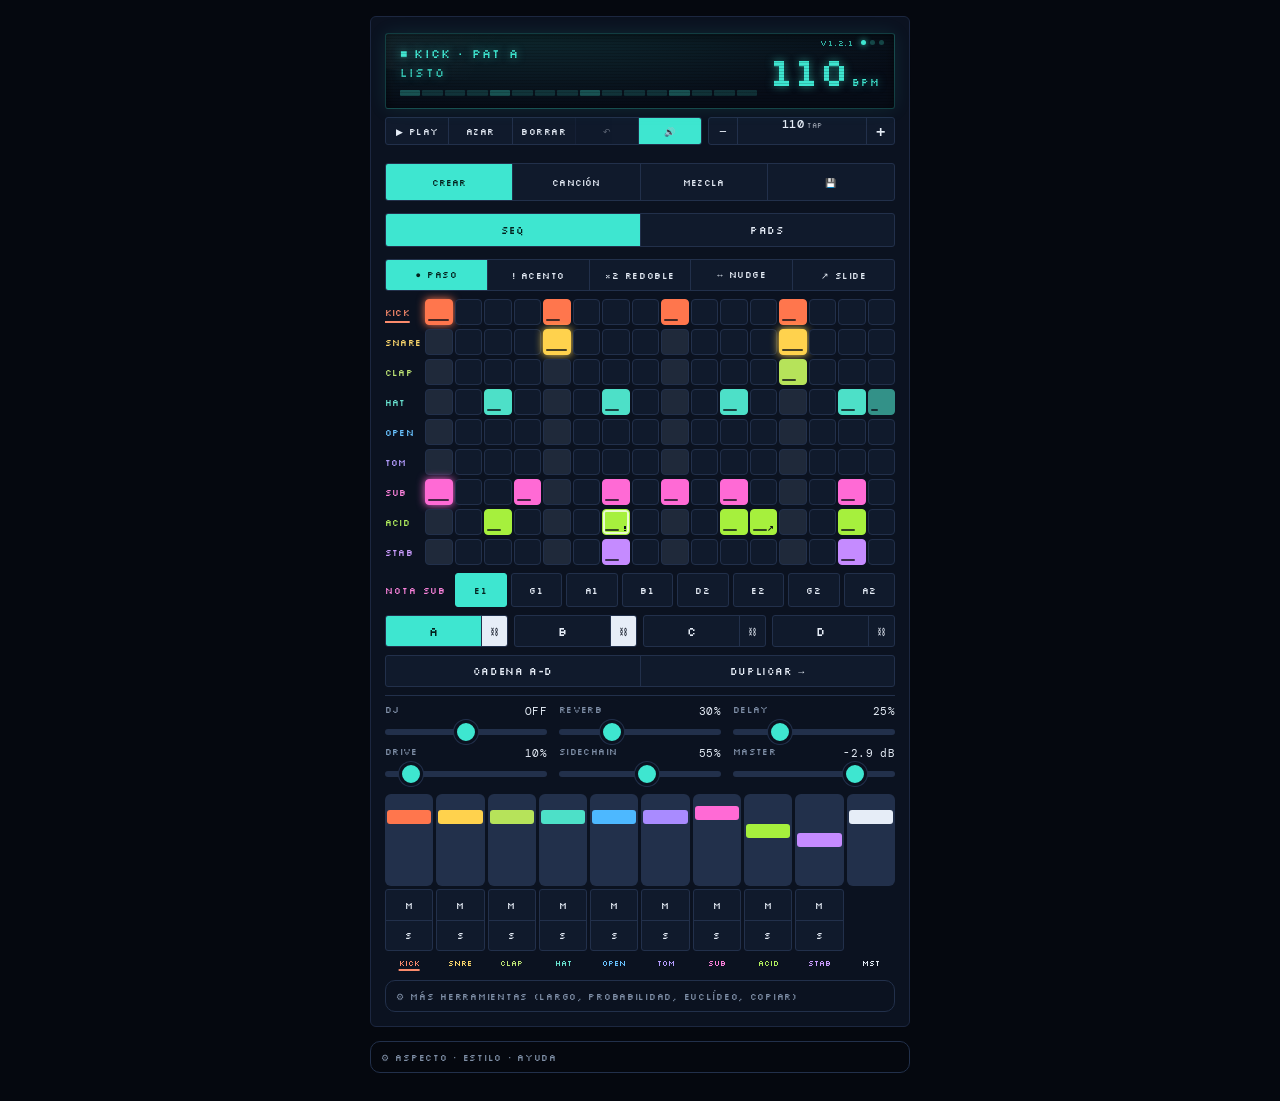
<file: versions/pulso-studio-v1.2.1.html>
<!doctype html><html><head><meta charset=utf8><meta name=viewport content="width=device-width,initial-scale=1,viewport-fit=cover"><style>:root{color-scheme:light;box-sizing:border-box;padding-top:env(safe-area-inset-top,0px);padding-bottom:env(safe-area-inset-bottom,0px)}html{scroll-padding-top:env(safe-area-inset-top,0px)}body{margin:0;padding:0;font:14px -apple-system,BlinkMacSystemFont,sans-serif;background:#fff;color:#000}img{max-width:100%}[hidden]:not([hidden=until-found i]){display:none!important}
/* ===== v1.2 layout compacto "Directo" ===== */
.device{padding:10px;gap:8px}.lcd{min-height:58px;padding:7px 12px}.lcd .big{font-size:32px}.lcd canvas{height:44px}
.tabs>button{min-height:32px}.subtabs>button{min-height:28px}.brand.foot{display:none}
#t-seq{display:flex;flex-direction:column;gap:8px}
#t-seq .seg>button,#t-seq .seg>.val{min-height:30px}
#t-seq .emode>button{font-size:9px}
#t-seq .mtx{gap:4px}
#t-seq .trk{flex-direction:row;align-items:center;gap:4px}
#t-seq .rh{flex:0 0 36px;min-width:0}
#t-seq .rh .ri,#t-seq .rh .ms{display:none}
#t-seq .rn{font-size:9px;letter-spacing:.02em;padding:0;gap:3px}
#t-seq .cells{flex:1;min-width:0;gap:2px}
#t-seq #grid .step{height:26px;border-radius:4px}
#t-seq #grid .step .n{display:none}
#t-seq #grid.focus .trk:not(.sel) .step{height:12px}
#t-seq #grid.focus .trk.sel .step{height:34px}
.more,.more2{border:1px solid var(--keyedge);border-radius:10px;padding:0 10px}
.more>summary,.more2>summary{cursor:pointer;font-family:var(--disp);font-size:9px;letter-spacing:.08em;color:var(--mute);min-height:30px;display:flex;align-items:center;list-style:none}
.more[open]{padding-bottom:10px;display:flex;flex-direction:column;gap:8px}.more[open]>summary{margin-bottom:2px}
.dock{display:flex;flex-direction:column;gap:8px;border-top:1px solid var(--keyedge);padding-top:8px}
.dks{display:grid;grid-template-columns:repeat(10,1fr);gap:3px}
.dk{display:flex;flex-direction:column;gap:3px;min-width:0}.dk.mt{opacity:.45}
.dfad{position:relative;height:92px;background:var(--track);border-radius:6px;touch-action:none}
.dcap{position:absolute;left:2px;right:2px;height:14px;border-radius:3px;background:var(--c);bottom:0}
.dk .vs{flex-direction:column;border-radius:6px}.dk .vs>button{min-height:21px;border-left:0;border-top:1px solid var(--keyedge);font-size:9px;padding:0}.dk .vs>:first-child{border-top:0}
.dn{background:none;border:0;padding:0;min-height:18px;font-family:var(--disp);font-size:8px;letter-spacing:0;color:color-mix(in srgb,var(--c) 82%,var(--fg))}
.dk.sel .dn{text-decoration:underline;text-underline-offset:3px;text-decoration-thickness:2px}
.dkm{display:grid;grid-template-columns:repeat(3,1fr);gap:2px 12px}
.dkm .k label{font-size:9px;letter-spacing:.04em;white-space:nowrap}.dkm input[type=range]{height:24px}
.pbar .pts .seg>button{min-height:30px}
.hint{font-size:11px}
</style></head><body>
<title>Pulso Studio</title>
<link rel="stylesheet" href="https://fonts.googleapis.com/css2?family=DM+Mono:wght@400;500&family=Silkscreen:wght@400;700&display=swap">
<style>
/* Layout: sticky LCD + transport on top, tab bar (Seq/Mix/FX/Canal), one panel at a time; skins swap tokens only */
:root{
  --page:#dfe3e6;--pfg:#3a444b;--dev:#f4f5f3;--edge:#c3cacf;--lcd:#c5d8b8;--lcdfg:#1f2a1a;
  --key:#e2e6e8;--keyedge:#b4bcc2;--on:#ff5a1f;--onfg:#fff;--fg:#1d2226;--mute:#66727a;--led:#ff5a1f;--track:#c9d0d4;
  --disp:'Silkscreen','Courier New',monospace;--mono:'DM Mono',ui-monospace,Menlo,monospace;
  color-scheme:light;
}
@media (prefers-color-scheme:dark){:root:not([data-skin]){
  --page:#090b0d;--pfg:#9aa5ad;--dev:#16191d;--edge:#2a3037;--lcd:#0b1a1d;--lcdfg:#43e3f2;
  --key:#23282e;--keyedge:#343b43;--on:#22d3ee;--onfg:#04181b;--fg:#e7ecef;--mute:#8a949c;--led:#22d3ee;--track:#2f363d;color-scheme:dark}}
:root[data-skin="dark"]{--page:#090b0d;--pfg:#9aa5ad;--dev:#16191d;--edge:#2a3037;--lcd:#0b1a1d;--lcdfg:#43e3f2;--key:#23282e;--keyedge:#343b43;--on:#22d3ee;--onfg:#04181b;--fg:#e7ecef;--mute:#8a949c;--led:#22d3ee;--track:#2f363d;color-scheme:dark}
:root[data-skin="light"]{--page:#dfe3e6;--pfg:#3a444b;--dev:#f4f5f3;--edge:#c3cacf;--lcd:#c5d8b8;--lcdfg:#1f2a1a;--key:#e2e6e8;--keyedge:#b4bcc2;--on:#ff5a1f;--onfg:#fff;--fg:#1d2226;--mute:#66727a;--led:#ff5a1f;--track:#c9d0d4;color-scheme:light}
:root[data-skin="orange"]{--page:#1b1b1d;--pfg:#b9b9bd;--dev:#ff6a13;--edge:#d9540a;--lcd:#cbd8b2;--lcdfg:#25301a;--key:#f1ece0;--keyedge:#b8480a;--on:#1f1f22;--onfg:#fff;--fg:#1a0d04;--mute:#5e2607;--led:#141416;--track:#b8480a;color-scheme:light}
:root[data-skin="sub"]{--page:#07030d;--pfg:#b9a6d6;--dev:#170a26;--edge:#2c1649;--lcd:#0f0620;--lcdfg:#c58bff;--key:#26133d;--keyedge:#3a2160;--on:#b26bff;--onfg:#12061f;--fg:#efe6ff;--mute:#9a84bd;--led:#ff4fd8;--track:#3a2160;color-scheme:dark}
:root[data-skin="green"]{--page:#030a06;--pfg:#9cc9ac;--dev:#0c1811;--edge:#1c3426;--lcd:#07120b;--lcdfg:#46ff9c;--key:#15281c;--keyedge:#214030;--on:#46ff9c;--onfg:#04140a;--fg:#dcf8e7;--mute:#7ba58b;--led:#46ff9c;--track:#214030;color-scheme:dark}
:root[data-skin="neon"]{--page:#05080f;--pfg:#93a1b8;--dev:#0b1220;--edge:#1c2740;--lcd:#070d18;--lcdfg:#3ee6d0;--key:#101a2c;--keyedge:#22304b;--on:#3ee6d0;--onfg:#03211d;--fg:#e6edf7;--mute:#8090a8;--led:#3ee6d0;--track:#22304b;color-scheme:dark}

*{box-sizing:border-box}
body{background:var(--page);color:var(--pfg);font-family:var(--mono);padding-inline:16px;padding-block:16px 28px;-webkit-tap-highlight-color:transparent}
button,select,input{font:inherit;color:inherit}
button{touch-action:manipulation;cursor:pointer;-webkit-user-select:none;user-select:none}
button:focus-visible,select:focus-visible,input:focus-visible{outline:2px solid var(--on);outline-offset:2px}
.wrap{max-width:440px;margin-inline:auto;display:flex;flex-direction:column;gap:14px}
.skins{display:flex;gap:8px;flex-wrap:wrap;align-items:center;justify-content:space-between}
.skins span{font-family:var(--disp);font-size:11px;letter-spacing:.12em;text-transform:uppercase}
.skins div{display:flex;gap:6px;flex-wrap:wrap}
.sk{border:1px solid var(--pfg);background:transparent;border-radius:999px;padding:5px 10px;font-family:var(--disp);font-size:10px;letter-spacing:.06em;text-transform:uppercase;color:var(--pfg)}
.sk[aria-pressed="true"]{background:var(--pfg);color:var(--page)}
.device{background:var(--dev);color:var(--fg);border:1px solid var(--edge);border-radius:22px;padding:14px;display:flex;flex-direction:column;gap:12px;box-shadow:0 14px 34px rgba(0,0,0,.22)}
.brand{display:flex;justify-content:space-between;align-items:baseline;font-family:var(--disp);letter-spacing:.14em;font-size:12px;text-transform:uppercase}
.brand b{font-size:16px}.brand em{font-style:normal;color:var(--mute);font-size:10px}
.head{position:sticky;top:env(safe-area-inset-top,0px);z-index:5;background:var(--dev);display:flex;flex-direction:column;gap:8px;padding-block:2px 6px}
.lcd{background:var(--lcd);color:var(--lcdfg);border-radius:10px;padding:7px 12px;display:grid;grid-template-columns:1fr auto;gap:0 12px;align-items:center;box-shadow:inset 0 2px 6px rgba(0,0,0,.35);font-family:var(--disp)}
.lcd .l1,.lcd .l2{font-size:10px;letter-spacing:.1em;text-transform:uppercase;min-width:0;font-variant-numeric:tabular-nums}
.lcd .l2{opacity:.8}
.lcd .big{font-size:26px;line-height:1;grid-row:span 2;text-align:right;font-variant-numeric:tabular-nums}
.lcd .big small{font-size:9px;letter-spacing:.1em;margin-left:3px}
.trans{display:grid;grid-template-columns:1.7fr 1fr;gap:8px}
/* segmented multi-button */
.seg{display:flex;border:1px solid var(--keyedge);border-radius:10px;overflow:hidden;background:var(--key);min-width:0}
.seg>button,.seg>.val{flex:1;min-width:0;border:0;border-left:1px solid var(--keyedge);background:transparent;color:var(--fg);min-height:40px;font-family:var(--disp);font-size:10px;letter-spacing:.06em;text-transform:uppercase;padding:0 4px;display:grid;place-items:center}
.seg>:first-child{border-left:0}
.seg>button:active{background:var(--keyedge)}
.seg>button[aria-pressed="true"]{background:var(--on);color:var(--onfg)}
.seg .hd{flex:0 0 38px;font-size:16px}
.seg .val small{font-size:8px;opacity:.6;margin-top:-2px}
.seg .val span{font-family:var(--mono);font-size:14px;font-weight:500}
.tabs>button{min-height:38px;font-size:11px}
.subtabs[hidden]{display:none}.subtabs>button{min-height:32px;font-size:10px}
/* modo foco: pista elegida grande (2x8), resto mini */
#grid.focus .trk:not(.sel) .step{aspect-ratio:auto;height:12px;border-radius:4px;box-shadow:none}
#grid.focus .trk:not(.sel) .step :is(.n,.v,.x){display:none}
#grid.focus .trk:not(.sel){gap:2px}
#grid.focus .trk.sel .cells{grid-template-columns:repeat(8,1fr);gap:5px}
#grid.focus .trk.sel .step{font-size:16px}
#grid.focus .trk:not(.sel) .ms{display:none}
.tab{display:flex;flex-direction:column;gap:12px}
.tab[hidden]{display:none}
.fn{background:var(--key);border:1px solid var(--keyedge);border-radius:10px;min-height:40px;font-family:var(--disp);font-size:10px;letter-spacing:.08em;text-transform:uppercase;color:var(--fg);box-shadow:0 2px 0 var(--keyedge)}
.fn[aria-pressed="true"]{background:var(--on);color:var(--onfg);border-color:var(--on)}
/* channel chips: name + M/S in one block */
.chips{display:grid;grid-template-columns:repeat(7,1fr);gap:4px}
.chip{display:flex;flex-direction:column;gap:3px;min-width:0}
.chip .nm{position:relative;min-height:36px;background:var(--key);border:1px solid var(--keyedge);border-radius:8px;font-family:var(--disp);font-size:9px;letter-spacing:.04em;color:var(--fg);padding:0;box-shadow:0 2px 0 var(--keyedge)}
.chip .nm[aria-pressed="true"]{background:var(--on);color:var(--onfg);border-color:var(--on)}
.chip .nm i{position:absolute;top:3px;right:3px;width:4px;height:4px;border-radius:50%;background:currentColor;opacity:0}
.chip .nm.has i{opacity:.8}
.ms{border-radius:7px}
.ms>button{min-height:22px;font-size:9px;padding:0}
.ms>.m[aria-pressed="true"]{background:var(--mute);color:var(--dev)}
.strip{display:grid;grid-template-columns:1fr 1fr;gap:8px}
.notes{display:grid;grid-template-columns:repeat(8,1fr);gap:4px}
.notes .fn{min-height:34px;font-size:9px;padding:0;box-shadow:none}
.grid{display:grid;grid-template-columns:repeat(4,1fr);gap:9px}
.step{position:relative;aspect-ratio:1;background:var(--key);border:1px solid var(--keyedge);border-radius:12px;color:var(--fg);font-family:var(--disp);font-size:13px;display:grid;place-items:center;box-shadow:0 3px 0 var(--keyedge);min-width:0;padding:0;-webkit-touch-callout:none}
.step:active{transform:translateY(2px);box-shadow:0 1px 0 var(--keyedge)}
.step.beat{border-color:var(--mute)}
.step.on{background:var(--on);color:var(--onfg);border-color:var(--on)}
.step.out{opacity:.35}
.step .n{position:absolute;left:7px;top:5px;font-size:8px;opacity:.55}
.step .v{position:absolute;left:8px;bottom:6px;height:3px;border-radius:2px;background:currentColor;opacity:.75;width:0}
.step::after{content:"";position:absolute;right:7px;top:7px;width:6px;height:6px;border-radius:50%;background:var(--led);opacity:0}
.step.ph::after{opacity:1;box-shadow:0 0 8px var(--led)}
.step.ph:not(.on){border-color:var(--led)}
.pbar{display:grid;grid-template-columns:1fr;gap:8px}
.pts{display:grid;grid-template-columns:repeat(4,1fr);gap:6px}
.pts .seg.pl{border-color:var(--led);box-shadow:0 0 0 1px var(--led)}
.pts .seg>button:first-child{font-size:12px}
.pts .seg>.pc{flex:0 0 26px;font-size:9px}
.pts .seg>.pc[aria-pressed="true"]{background:var(--fg);color:var(--dev)}
/* mixer */
.mix{display:grid;grid-template-columns:repeat(8,1fr);gap:3px}
.mc{display:flex;flex-direction:column;gap:4px;min-width:0;align-items:stretch}
.mc.mt{opacity:.5}
.fv{font-size:9px;text-align:center;color:var(--mute);font-variant-numeric:tabular-nums;min-height:11px}
.fad{position:relative;height:150px;background:var(--track);border-radius:7px;touch-action:none}
.meter{position:absolute;left:38%;right:38%;top:5px;bottom:5px;background:rgba(0,0,0,.28);border-radius:3px;overflow:hidden}
.meter i{position:absolute;left:0;right:0;bottom:0;height:100%;background:var(--led);transform:scaleY(0);transform-origin:bottom;will-change:transform}
.cap{position:absolute;left:3px;right:3px;height:18px;background:var(--fg);border-radius:4px;bottom:0}
.cap::after{content:"";position:absolute;left:4px;right:4px;top:8px;height:2px;background:var(--dev)}
.pn{position:relative;height:16px;background:var(--track);border-radius:5px;touch-action:none}
.pn::before{content:"";position:absolute;left:50%;top:3px;bottom:3px;width:1px;background:var(--mute)}
.pn b{position:absolute;top:2px;width:10px;height:12px;border-radius:3px;background:var(--fg)}
.nm2{min-height:26px;background:var(--key);border:1px solid var(--keyedge);border-radius:7px;font-family:var(--disp);font-size:8px;letter-spacing:.02em;color:var(--fg);padding:0}
/* fx + canal */
.card{border:1px solid var(--keyedge);border-radius:12px;padding:10px;display:flex;flex-direction:column;gap:10px}
.card .hd2{display:flex;justify-content:space-between;align-items:center}
h2,h3{margin:0;font-family:var(--disp);font-size:10px;letter-spacing:.14em;text-transform:uppercase;color:var(--mute);font-weight:400}
.tg{min-height:28px;padding:0 12px;border-radius:999px;border:1px solid var(--keyedge);background:var(--key);font-family:var(--disp);font-size:9px;letter-spacing:.08em;text-transform:uppercase;color:var(--fg)}
.tg[aria-pressed="true"]{background:var(--on);color:var(--onfg);border-color:var(--on)}
.knobs{display:grid;grid-template-columns:1fr 1fr;gap:6px 16px}
.k{display:flex;flex-direction:column;gap:2px;min-width:0}
.k label{display:flex;justify-content:space-between;font-family:var(--disp);font-size:10px;letter-spacing:.1em;text-transform:uppercase;color:var(--mute)}
.k label output{color:var(--fg);font-family:var(--mono);font-size:11px}
input[type=range]{width:100%;height:30px;background:transparent;-webkit-appearance:none;appearance:none;margin:0}
input[type=range]::-webkit-slider-runnable-track{height:6px;border-radius:3px;background:var(--track)}
input[type=range]::-moz-range-track{height:6px;border-radius:3px;background:var(--track)}
input[type=range]::-webkit-slider-thumb{-webkit-appearance:none;width:24px;height:24px;border-radius:50%;background:var(--on);border:3px solid var(--dev);margin-top:-9px;box-shadow:0 0 0 1px var(--keyedge)}
input[type=range]::-moz-range-thumb{width:18px;height:18px;border-radius:50%;background:var(--on);border:3px solid var(--dev)}
.selects{display:grid;grid-template-columns:1fr 1fr;gap:10px 16px}
select{width:100%;min-height:40px;background:var(--key);border:1px solid var(--keyedge);border-radius:10px;padding:0 8px;font-family:var(--mono);font-size:13px;color:var(--fg)}
.note{margin:0;font-size:11px;line-height:1.5;color:var(--mute)}
.hint{font-size:11px;line-height:1.5;text-align:center;padding-inline:6px;margin:0}
/* visuals: lcd scope, breathing pads, styles, stage */
:root{--ch:#ff764d}
.device{position:relative}
.lcd{position:relative;cursor:pointer}
.lcd canvas{grid-column:1;grid-row:1/3;width:100%;height:40px;display:block;min-width:0}
.lcd[data-v="info"] canvas,.lcd[data-v="info"] .md{display:none}
.lcd:not([data-v="info"]) .l1,.lcd:not([data-v="info"]) .l2{display:none}
.lcd .md{position:absolute;left:12px;top:4px;font-size:7px;letter-spacing:.14em;opacity:.7;pointer-events:none}
.seg>button:disabled{opacity:.35;cursor:default}
.grid{--p:0}
.step{transition:box-shadow .45s ease-out}
.step.ph{box-shadow:0 3px 0 var(--keyedge),inset 0 0 0 2px var(--led),0 0 12px var(--led);transition:none}
.mtx{position:relative}
.mtx>.glow{position:absolute;inset:-6px;border-radius:12px;box-shadow:0 0 22px var(--ch),inset 0 0 14px var(--ch);opacity:0;pointer-events:none;will-change:opacity;z-index:0}
.led{position:absolute;inset:-1px;border-radius:inherit;pointer-events:none;opacity:0;will-change:opacity;box-shadow:0 0 12px var(--c,var(--led))}
.rn{position:relative}.rn .led{inset:0 -4px;border-radius:4px;box-shadow:none;background:color-mix(in srgb,var(--c) 30%,transparent)}
#grid .step{transition:none}
.step.on[data-v="1"]:not(.out){opacity:.62}
.step.on[data-v="3"]{box-shadow:0 3px 0 var(--keyedge),0 0 10px var(--on)}
.step.on.ph{box-shadow:inset 0 0 0 2px var(--led),0 0 16px var(--on)}
.chip .nm{box-shadow:0 2px 0 var(--keyedge)}
/* style: hardware */
:root[data-style="hw"] .device::before{--scr:radial-gradient(circle,var(--mute) 0 2px,transparent 2.6px);content:"";position:absolute;inset:5px;pointer-events:none;
  background:var(--scr) left top/7px 7px no-repeat,var(--scr) right top/7px 7px no-repeat,var(--scr) left bottom/7px 7px no-repeat,var(--scr) right bottom/7px 7px no-repeat}
:root[data-style="hw"] :is(.fn,.seg,.step,.chip .nm,.nm2){background-image:linear-gradient(180deg,rgba(255,255,255,.13),rgba(0,0,0,.07))}
:root[data-style="hw"] .lcd{outline:3px solid var(--keyedge)}
:root[data-style="hw"] .brand{border-bottom:1px dashed var(--edge);padding-bottom:8px}
/* style: ableton */
:root[data-style="abl"] .device{border-radius:6px;box-shadow:none}
:root[data-style="abl"] :is(.step,.fn,.seg,.chip .nm,.nm2,.lcd,.card,select,.fad,.pn,.tg,.sk){border-radius:3px}
:root[data-style="abl"] :is(.step,.fn){box-shadow:none}
:root[data-style="abl"] .step:active{transform:none}
:root[data-style="abl"] .step.on{background:var(--ch);border-color:var(--ch);color:#111}
:root[data-style="abl"] .step.on[data-v="3"]{box-shadow:none}
:root[data-style="abl"] .step.ph{box-shadow:inset 0 0 0 2px var(--led)}
:root[data-style="abl"] .step.on.ph{box-shadow:inset 0 0 0 2px var(--fg)}
:root[data-style="abl"] .chip .nm{border-bottom:3px solid var(--c);box-shadow:none}
:root[data-style="abl"] .chip .nm[aria-pressed="true"]{background:var(--c);border-color:var(--c);color:#111}
:root[data-style="abl"] .cap{background:var(--c)}
/* stage mode */
:root[data-stage] :is(.brand,.hint,#tabs,#subs,.strip,.pbar>.seg,.emode,.tools){display:none}
[hidden]{display:none!important}
.emode>button{min-height:30px;font-size:9px;white-space:nowrap}
.tools{display:grid;grid-template-columns:1fr;gap:8px}
.tools .seg>button{min-height:34px;font-size:9px;white-space:nowrap}
.tools .seg .ek{flex:0 0 44px;font-size:15px}
.tools .seg>button:disabled{opacity:.35}
#grid .step .x{position:absolute;right:2px;bottom:2px;font-size:8px;font-weight:700;line-height:1;letter-spacing:0;pointer-events:none}
#grid .step.on.ac{box-shadow:inset 0 0 0 2px rgba(255,255,255,.75)}
#grid[data-em="acc"],#grid[data-em="rt"],#grid[data-em="nd"],#grid[data-em="sl"]{outline:1px dashed var(--led);outline-offset:3px;border-radius:6px}
#shT{width:100%;box-sizing:border-box;font-family:var(--mono);font-size:10px;background:var(--key);color:var(--fg);border:1px solid var(--keyedge);border-radius:8px;padding:6px;resize:vertical;min-height:54px}
.smpn{font-size:10px;color:var(--mute);max-width:55%;overflow:hidden;text-overflow:ellipsis;white-space:nowrap}
:root[data-stage] .wrap{max-width:640px}
:root[data-stage] .lcd canvas{height:76px}
:root[data-stage] .grid{gap:12px}
:root[data-stage] .step{font-size:16px;border-radius:16px}
:root[data-stage] .step.on{box-shadow:0 0 12px var(--on)}
:root[data-stage] .device{background-image:radial-gradient(120% 60% at 50% 0%,color-mix(in srgb,var(--on) 14%,transparent),transparent)}
/* matrix sequencer: 7 tracks x 16 steps */
.wrap{max-width:540px}
.mtx{display:flex;flex-direction:column;gap:10px}
.trk{display:flex;flex-direction:column;gap:5px}
.trk.mt{opacity:.45}
.rh{display:flex;align-items:center;gap:8px}
.rn{background:none;border:0;padding:4px 0;font-family:var(--disp);font-size:12px;letter-spacing:.12em;color:color-mix(in srgb,var(--c) 82%,var(--fg));text-align:left}
.trk.sel .rn{text-decoration:underline;text-underline-offset:5px;text-decoration-thickness:2px}
.ri{flex:1;min-width:0;font-size:9px;color:var(--mute);letter-spacing:.06em}
.rh .ms{flex:0 0 66px}
.rh .ms>button{min-height:26px}
.cells{display:grid;grid-template-columns:repeat(16,1fr);gap:3px}
#grid .step{aspect-ratio:auto;height:34px;border-radius:5px;box-shadow:none;font-size:7px}
#grid .step::after{display:none}
#grid .step .n{left:3px;top:2px;font-size:7px}
#grid .step .v{left:2px;bottom:3px;height:2px}
#grid .step.beat:not(.on){border-color:var(--keyedge);background:color-mix(in srgb,var(--fg) 7%,var(--key))}
#grid .step.on{background:var(--c);border-color:var(--c);color:#0b0f17}
#grid .step.on .n{opacity:.8;font-weight:700}
#grid .step.on[data-v="3"]{box-shadow:0 0 8px var(--c)}
#grid .step.ph{box-shadow:inset 0 0 0 2px var(--led)}
#grid .step.ph:not(.on){background:color-mix(in srgb,var(--c) 25%,var(--key))}
#grid .step.on.ph{box-shadow:inset 0 0 0 2px var(--fg),0 0 12px var(--c)}
:root[data-stage] #grid .step{height:46px}
.nrow{display:flex;align-items:center;gap:8px}
.nrow{--c:#ff6ad5}.nrow span{flex:0 0 auto;min-width:62px;font-family:var(--disp);font-size:9px;letter-spacing:.1em;color:color-mix(in srgb,var(--c) 82%,var(--fg))}
.nrow .notes{flex:1;min-width:0}
/* mixer cards */
.mix{grid-template-columns:repeat(5,1fr);gap:6px}
.mc{border:1px solid var(--keyedge);border-radius:12px;padding:8px 6px;gap:6px;background:color-mix(in srgb,var(--key) 45%,transparent)}
.mc .nm2{order:-1;background:none;border:0;box-shadow:none;color:color-mix(in srgb,var(--c) 82%,var(--fg));font-size:10px;min-height:22px}
.mc .fv{order:1;color:var(--fg)}
.mc .fad{height:120px;width:26px;margin-left:calc(50% - 24px);margin-right:0}
.mc{padding:8px 3px}.mc .nm2{font-size:9px}
.dbs{position:absolute;left:100%;top:9px;bottom:9px;margin-left:5px;width:24px;pointer-events:none}
.dbs span{position:absolute;left:0;font-size:8px;line-height:1;color:var(--mute);transform:translateY(50%);font-variant-numeric:tabular-nums;white-space:nowrap}
.dbs span::before{content:"";display:inline-block;width:4px;height:1px;background:currentColor;vertical-align:middle;margin-right:2px}
.dbs span.z{color:var(--fg)}
.mc .cap{background:var(--c)}
/* eq + file tabs */
.tabs>button{padding-inline:2px}
.eqt{display:grid;grid-template-columns:repeat(8,1fr);gap:4px}
.eqt button{min-height:34px;background:var(--key);border:1px solid var(--keyedge);border-bottom:3px solid var(--c);border-radius:7px;font-family:var(--disp);font-size:8px;color:var(--fg);padding:0}
.eqt button[aria-pressed="true"]{background:var(--c);border-color:var(--c);color:#0b0f17}
.eqt button.mod::after{content:"•";margin-left:1px}
#eqc{width:100%;height:230px;display:block;background:var(--lcd);border-radius:10px;touch-action:none}
.eqk{display:grid;grid-template-columns:1fr 1fr;gap:6px 16px;margin-top:8px}.eqk .k:first-child{grid-column:1/-1}#eqCtl{display:grid;gap:6px;margin-top:6px}#eqCtl[hidden],#eqSl[hidden],.eqk .k[hidden]{display:none}.eqact{display:flex;gap:4px}.eqm{min-width:44px;min-height:30px;border:1px solid var(--keyedge);border-radius:7px;background:var(--key);color:var(--fg);font-family:var(--disp);font-size:11px}.eqm[aria-pressed="true"]{background:var(--on);color:var(--onfg)}
.eqb{display:grid;grid-template-columns:repeat(9,1fr);gap:3px;margin-top:6px}
.eqb button{min-height:40px;display:flex;flex-direction:column;align-items:center;justify-content:center;gap:1px;background:var(--key);border:1px solid var(--keyedge);border-bottom:3px solid var(--c);border-radius:7px;color:var(--fg);padding:0}
.eqb button span{font-size:14px;line-height:1}.eqb button small{font-family:var(--mono);font-size:9px;opacity:.8}
.eqb button[aria-pressed="true"]{background:var(--c);border-color:var(--c);color:#0b0f17}
#eqBn{color:var(--fg)}
.saverow{display:flex;gap:8px}
.saverow input{flex:1;min-width:0;min-height:40px;background:var(--key);border:1px solid var(--keyedge);border-radius:10px;padding:0 10px;color:var(--fg);font-family:var(--mono);font-size:14px}
.saverow .fn{flex:0 0 auto;padding-inline:12px}
.plist{display:flex;flex-direction:column;gap:6px}
.pi{display:flex;align-items:center;gap:8px;border:1px solid var(--keyedge);border-radius:10px;padding:6px 6px 6px 10px}
.pi>div:first-child{flex:1;min-width:0;display:flex;flex-direction:column}
.k label output{text-transform:none}
.pi b{font-size:13px;font-weight:500;overflow:hidden;text-overflow:ellipsis;white-space:nowrap}
.pi small{font-size:10px;color:var(--mute)}
.pi .seg{flex:0 0 auto}
.pi .seg>button{min-height:34px;padding:0 10px}
.pi .seg>button.del[data-arm]{background:#e5484d;color:#fff}
.empty{font-size:12px;color:var(--mute);text-align:center;padding:10px}
.fxnav{display:flex;gap:6px;overflow-x:auto;scrollbar-width:none;padding-bottom:2px;-webkit-overflow-scrolling:touch}
.fxnav::-webkit-scrollbar{display:none}
.fxnav button{flex:0 0 auto;display:flex;align-items:center;gap:5px;min-height:32px;padding:0 10px;border-radius:999px;border:1px solid var(--keyedge);background:var(--key);color:var(--fg);font-family:var(--disp);font-size:9px;letter-spacing:.06em;text-transform:uppercase}
.fxnav button i{width:7px;height:7px;border-radius:50%;background:var(--keyedge)}
.fxnav button.on i{background:var(--c);box-shadow:0 0 6px var(--c)}
.fxl{display:flex;flex-direction:column;gap:10px}
.fxc{border:1px solid var(--keyedge);border-left:4px solid var(--c);border-radius:12px;padding:10px;display:flex;flex-direction:column;gap:9px;background:linear-gradient(180deg,color-mix(in srgb,var(--c) 9%,transparent),transparent 70%);scroll-margin-top:220px}
.fxc:not(.on){border-left-color:var(--keyedge);background:none}
.fxh{display:flex;align-items:center;gap:8px}
.fxh .fxi{font-size:16px;line-height:1}
.fxh h3{flex:1;color:var(--fg);font-size:11px}
.fxc .tg[aria-pressed="true"]{background:var(--c);border-color:var(--c);color:#0b0f17}
.fxg{width:100%;height:64px;display:block;background:var(--lcd);border-radius:8px;box-shadow:inset 0 2px 6px rgba(0,0,0,.3)}
.fxc:not(.on) .fxg{opacity:.4}
.fxc .seg>button[aria-pressed="true"]{background:var(--c);color:#0b0f17}
.fxc .seg>button{min-height:34px}
.fxc input[type=range]::-webkit-slider-thumb{background:var(--c)}
.fxc input[type=range]::-moz-range-thumb{background:var(--c)}
.fxc .k label output{color:var(--fg)}
:root[data-style="abl"] :is(.fxc,.fxg,.fxnav button){border-radius:3px}
.msbar{--c:#9fb0c8;border:1px solid var(--keyedge);border-left:4px solid var(--c);border-radius:10px;padding:6px 8px 8px;display:grid;grid-template-columns:auto 1fr 1fr 1fr;gap:2px 10px;align-items:end;background:var(--dev);position:relative}
.msbar .mt{grid-row:1/3;font-family:var(--disp);font-size:9px;letter-spacing:.1em;color:var(--fg);align-self:center;display:flex;flex-direction:column;align-items:center;gap:2px}
.msbar .mt b{font-size:14px;font-weight:400}
.msbar .k label{font-size:8px}.msbar .k label output{font-size:10px}
.msbar input[type=range]{height:24px}
.msbar input[type=range]::-webkit-slider-thumb{width:18px;height:18px;margin-top:-6px;background:var(--c)}
.msbar input[type=range]::-moz-range-thumb{width:14px;height:14px;background:var(--c)}
.msbar .lvl{position:absolute;left:4px;right:6px;bottom:2px;height:3px;border-radius:2px;background:color-mix(in srgb,var(--fg) 15%,transparent);overflow:hidden}
.msbar .lvl i{position:absolute;inset:0;background:var(--c);transform:scaleX(0);transform-origin:left;will-change:transform}
.msbar .lvl i.hot{background:#e5484d}
:root[data-style="abl"] .msbar{border-radius:3px}
.msbar[hidden]{display:none}
#aud[aria-pressed="false"]{background:var(--key);color:var(--mute)}
#prec[data-rec]{background:#e5484d;color:#fff;border-color:#e5484d}
/* LCD look: glass glow, scanlines, status row, step strip, mode dots */
.lcd{grid-template-rows:auto auto auto;background:radial-gradient(130% 150% at 25% 0%,color-mix(in srgb,var(--lcdfg) 13%,var(--lcd)),var(--lcd) 65%);border:1px solid color-mix(in srgb,var(--lcdfg) 22%,transparent);box-shadow:inset 0 2px 12px rgba(0,0,0,.55),0 0 18px color-mix(in srgb,var(--lcdfg) 10%,transparent);overflow:hidden}
.lcd::after{content:"";position:absolute;inset:0;pointer-events:none;background:repeating-linear-gradient(0deg,rgba(0,0,0,.16) 0 1px,transparent 1px 3px)}
.lcd::before{content:"";position:absolute;left:-20%;top:-60%;width:70%;height:120%;pointer-events:none;background:linear-gradient(115deg,rgba(255,255,255,.07),transparent 60%);transform:rotate(8deg)}
.lcd .l1,.lcd .l2,.lcd .big{text-shadow:0 0 8px color-mix(in srgb,var(--lcdfg) 55%,transparent)}
.lcd .big{grid-row:1/4!important;grid-column:2}
.lcd .l1,.lcd .l2,.lsteps{grid-column:1}
.lcd canvas{grid-row:1/4!important}
.lsteps{display:grid;grid-template-columns:repeat(16,1fr);gap:2px;margin-top:6px;min-width:0}
.lsteps i{height:6px;border-radius:1px;background:color-mix(in srgb,var(--lcdfg) 16%,transparent)}
.lsteps i.b{background:color-mix(in srgb,var(--lcdfg) 30%,transparent)}
.lsteps i.on{background:var(--lcdfg);box-shadow:0 0 6px var(--lcdfg)}
.lcd:not([data-v="info"]) .lsteps{display:none}
.ldots{position:absolute;right:10px;top:6px;display:flex;gap:4px;pointer-events:none;z-index:1}
.ldots i{width:5px;height:5px;border-radius:50%;background:var(--lcdfg);opacity:.25}
.lcd[data-v="info"] .ldots i:nth-child(1),.lcd[data-v="wave"] .ldots i:nth-child(2),.lcd[data-v="spec"] .ldots i:nth-child(3){opacity:1;box-shadow:0 0 6px var(--lcdfg)}
.lcd .l1 b{display:inline-block;min-width:1.2em}
/* slim transport bar */
.trans{gap:6px}
.trans .seg{border-radius:8px}
.trans .seg>button,.trans .seg>.val{min-height:26px;height:26px;font-size:9px;white-space:nowrap;padding:0 3px}
.trans .seg .hd{flex:0 0 28px;font-size:13px}
.trans .seg .val{display:flex;align-items:baseline;justify-content:center;gap:3px}
.trans .seg .val span{font-size:12px;line-height:1}
.trans .seg .val small{font-size:7px;margin:0}
/* bigger LCD, brand + looks moved to the footer */
.lcd{padding:10px 14px;min-height:76px}
.lcd .l1,.lcd .l2{font-size:12px}
.lcd .big{font-size:40px}
.lcd .big small{font-size:10px}
.lcd canvas{height:60px}
.lcd .md{font-size:8px}
:root[data-stage] .lcd canvas{height:96px}
.brand.foot{border-top:1px dashed var(--edge);padding-top:8px;opacity:.8}
:root[data-style="hw"] .brand.foot{border-bottom:0;padding-bottom:0}
.pie{display:flex;flex-direction:column;gap:10px;padding-top:4px}
:root[data-stage] .pie{display:none}
.stagex{display:none}
:root[data-stage] .wrap{padding-bottom:70px}
:root[data-stage] .stagex{display:flex;align-items:center;gap:6px;position:fixed;bottom:calc(14px + env(safe-area-inset-bottom));left:50%;transform:translateX(-50%);z-index:60;min-height:36px;padding:0 14px;border-radius:999px;border:1px solid var(--led);background:var(--dev);color:var(--fg);font-family:var(--disp);font-size:10px;letter-spacing:.08em;text-transform:uppercase;box-shadow:0 0 12px color-mix(in srgb,var(--led) 40%,transparent)}
/* Pulso Studio additions: 9 channels, pads, song */
.tabs>button{font-size:9px;min-height:36px;letter-spacing:.02em}
.chips{grid-template-columns:repeat(5,1fr)}
.eqt{grid-template-columns:repeat(5,1fr)}
.pads{display:grid;grid-template-columns:repeat(3,1fr);gap:10px}
.pad{position:relative;aspect-ratio:1;border-radius:16px;border:1px solid var(--keyedge);background:var(--key);color:var(--fg);display:flex;flex-direction:column;justify-content:space-between;align-items:flex-start;padding:10px 12px;overflow:hidden;touch-action:none;-webkit-user-select:none;user-select:none;font-family:var(--disp)}
.pad::before{content:"";position:absolute;left:0;right:0;bottom:0;height:5px;background:var(--c)}
.pad b{font-size:15px;font-weight:400;letter-spacing:.08em;color:color-mix(in srgb,var(--c) 85%,var(--fg))}
.pad small{font-family:var(--mono);font-size:10px;color:var(--mute)}
.pad.hit{background:var(--c);border-color:var(--c)}
.pad.hit b,.pad.hit small{color:#0b0f17}
.pad[aria-pressed="true"]{box-shadow:inset 0 0 0 2px var(--c)}
.keys{display:grid;grid-template-columns:repeat(4,1fr);gap:8px}
.keys .pad{aspect-ratio:1.4}
.sg{overflow-x:auto;border:1px solid var(--keyedge);border-radius:12px;padding:8px;-webkit-overflow-scrolling:touch}
.sgi{display:grid;grid-template-columns:54px repeat(var(--n),34px);gap:3px;width:max-content;align-items:center}
.sgi .lab{position:sticky;left:0;z-index:2;background:var(--dev);font-family:var(--disp);font-size:8px;letter-spacing:.08em;color:var(--mute);height:34px;display:flex;align-items:center}
.sgi .bn{text-align:center;font-size:9px;color:var(--mute)}
.sc{height:34px;border:1px solid var(--keyedge);border-radius:5px;background:var(--key);font-family:var(--disp);font-size:12px;color:var(--fg);padding:0}
.sc.on{background:var(--c);border-color:var(--c);color:#0b0f17}
.sc.ph{box-shadow:inset 0 0 0 2px var(--led),0 0 10px var(--led)}
.lane{border:1px solid var(--keyedge);border-left:4px solid var(--c);border-radius:12px;padding:10px;display:flex;flex-direction:column;gap:8px;margin-bottom:10px}
.lane .lh{display:flex;align-items:center;gap:8px;justify-content:space-between}
.lane .lh b{font-family:var(--disp);font-size:11px;letter-spacing:.1em;color:color-mix(in srgb,var(--c) 85%,var(--fg));font-weight:400}
.pad .led{inset:0;border-radius:inherit;box-shadow:none;background:color-mix(in srgb,var(--c) 40%,transparent)}
.lane canvas{width:100%;height:46px;display:block;background:var(--lcd);border-radius:8px}
.lane .fnm{font-size:10px;color:var(--mute);overflow:hidden;text-overflow:ellipsis;white-space:nowrap}
.lrow{display:grid;grid-template-columns:1fr 1fr;gap:8px}
.lrow label{display:flex;flex-direction:column;gap:3px;font-family:var(--disp);font-size:9px;letter-spacing:.1em;color:var(--mute);text-transform:uppercase}
.lrow input{min-height:38px;background:var(--key);border:1px solid var(--keyedge);border-radius:10px;padding:0 10px;color:var(--fg);font-family:var(--mono);font-size:14px;width:100%}
:root[data-style="abl"] :is(.pad,.sc,.lane,.sg){border-radius:3px}
@media (prefers-reduced-motion:reduce){*{transition:none!important;animation:none!important}}
.lcd .ver{position:absolute;right:40px;top:4px;font-family:var(--disp);font-size:8px;letter-spacing:.1em;opacity:.75;pointer-events:none;z-index:1}
</style>

<main class="wrap">
  <button class="stagex" id="stageX" aria-label="Salir del modo escenario">✕ Salir</button>
  <section class="device" aria-label="Pulso Studio">
    <div class="head">
      <div class="lcd" id="lcd" data-v="info" role="button" tabindex="0" aria-label="Cambiar pantalla: info, onda o espectro">
        <div class="l1" id="l1">KICK · PAT A</div>
        <div class="big"><span id="lb">110</span><small>BPM</small></div>
        <div class="l2" id="l2">LISTO</div><div class="lsteps" id="lsteps" aria-hidden="true"></div><canvas id="scope" aria-hidden="true"></canvas><span class="md" id="md"></span><span class="ver" aria-label="Versión v1.2.1">v1.2.1</span><span class="ldots" aria-hidden="true"><i></i><i></i><i></i></span>
      </div>
      <div class="trans">
        <div class="seg">
          <button id="play" aria-pressed="false">▶ Play</button>
          <button id="rand">Azar</button>
          <button id="clear">Borrar</button>
          <button id="undo" aria-label="Deshacer" disabled>↶</button>
          <button id="aud" aria-pressed="true" aria-label="Sonar al pulsar">🔊</button>
        </div>
        <div class="seg">
          <button class="hd" data-k="bpm" data-d="-1" aria-label="Bajar tempo">−</button>
          <button class="val" id="bpmv" aria-label="Tap tempo"><span>110</span><small>TAP</small></button>
          <button class="hd" data-k="bpm" data-d="1" aria-label="Subir tempo">+</button>
        </div>
      </div>
    </div>

    <div class="seg tabs" id="tabs" role="tablist">
      <button data-g="crear" aria-pressed="true">Crear</button>
      <button data-g="song" aria-pressed="false">Canción</button>
      <button data-g="mezcla" aria-pressed="false">Mezcla</button>
      <button data-g="file" aria-pressed="false" aria-label="Guardar y cargar">💾</button>
    </div>
    <div class="seg subtabs" id="subs">
      <button data-t="seq" aria-pressed="true">Seq</button>
      <button data-t="pads" aria-pressed="false">Pads</button>
    </div>
    <div class="msbar" id="msBar" hidden aria-label="Master rápido"></div>

    <section id="t-seq" class="tab">
      <div class="seg emode" id="emode" role="group" aria-label="Qué hace tocar un paso"><button data-m="step" aria-pressed="true">● Paso</button><button data-m="acc" aria-pressed="false">! Acento</button><button data-m="rt" aria-pressed="false">×2 Redoble</button><button data-m="nd" aria-pressed="false">↔ Nudge</button><button data-m="sl" aria-pressed="false">↗ Slide</button></div>
      <div class="mtx" id="grid" role="group" aria-label="Secuenciador"></div>
      <div class="nrow"><span id="nlab">NOTA SUB</span><div class="notes" id="notes"></div></div>
      <div class="pbar">
        <div class="pts" id="pts"></div>
        <div class="seg"><button id="chain" aria-pressed="false">Cadena A-D</button><button id="dup">Duplicar →</button></div>
      </div>
          <div class="dock" id="dock"><div class="dkm" id="dkM"></div><div class="dks" id="dkS"></div></div>
      <details class="more"><summary>⚙ Más herramientas (largo, probabilidad, euclídeo, copiar)</summary>
      <div class="strip">
        <div class="seg"><button class="hd" data-k="len" data-d="-1" aria-label="Menos pasos">−</button><button class="val" id="lenv">LEN 16</button><button class="hd" data-k="len" data-d="1" aria-label="Más pasos">+</button></div>
        <div class="seg"><button class="hd" data-k="prob" data-d="-1" aria-label="Menos probabilidad">−</button><button class="val" id="prbv">PROB 100%</button><button class="hd" data-k="prob" data-d="1" aria-label="Más probabilidad">+</button></div>
      </div>
      <div class="tools">
        <div class="seg" id="euc"><button class="ek" data-e="-1" aria-label="Menos golpes">−</button><button class="val" id="eucv">◎ Euclid 4</button><button class="ek" data-e="1" aria-label="Más golpes">+</button><button class="ek" data-e="r" aria-label="Rotar">↻</button></div>
        <div class="seg"><button id="focB" aria-pressed="false">🔍 Foco</button><button id="cpT">📋 Pista</button><button id="cpP">📋 Patrón</button><button id="paste" disabled>📥 Pegar</button></div>
      </div>
      </details>
    </section>

    <section id="t-pads" class="tab" hidden>
      <div class="seg"><button id="padRec" aria-pressed="false">● REC</button><button id="padQ" aria-pressed="true">Cuantizar</button><button id="padMel" aria-pressed="false">🎹 Notas</button></div>
      <div class="pads" id="pads"></div>
      <div class="keys" id="pkeys" hidden></div>
      <div class="card"><div class="k"><label for="djf">Filtro DJ <output id="djo">OFF</output></label><input id="djf" type="range" min="-100" max="100" value="0"></div></div>
      <p class="note">Toca los pads en directo. Con REC y ▶ Play lo que toques se graba en el patrón que suena. 🎹 Notas convierte los pads en un teclado para el canal melódico elegido. Filtro DJ: izquierda = low pass, derecha = high pass, doble toque lo centra.</p>
    </section>

    <section id="t-song" class="tab" hidden>
      <div class="seg" id="songMode"><button data-v="0">PATRÓN</button><button data-v="1">CANCIÓN</button></div>
      <div class="seg" id="songLen"><button data-n="8">8 comp.</button><button data-n="16">16</button><button data-n="32">32</button></div>
      <div class="sg" id="songGrid"></div>
      <div class="seg"><button id="songFill">Rellenar A·B·C·D</button><button id="songClr">Vaciar</button></div>
      <div id="lanes"></div>
      <p class="note">Modo CANCIÓN: cada compás toca el patrón que pongas (toca la casilla: A → B → C → D → vacío). Las pistas de audio suenan en los compases marcados y se ajustan al tempo con su BPM original.</p>
    </section>

    <section id="t-mix" class="tab" hidden>
      <div class="mix" id="mix"></div>
      <p class="note">Arrastra el fader y el pan; al lado tienes la escala en dB. Doble toque los reinicia. Toca el nombre para abrir el canal.</p>
    </section>

    <section id="t-fx" class="tab" hidden>
      <div class="fxnav" id="fxNav" role="group" aria-label="Ir a efecto"></div>
      <div class="fxl" id="fxList"></div>
      <p class="note">Doble toque en un control lo devuelve a su valor inicial. Reverb y Delay son envíos (súbelos por canal en Canal); el resto actúa sobre toda la mezcla.</p>
    </section>

    <section id="t-eq" class="tab" hidden>
      <div class="eqt" id="eqT" role="group" aria-label="Canal a ecualizar"></div>
      <canvas id="eqc" aria-label="Curva de ecualización"></canvas>
      <div class="card">
        <div class="hd2"><h3>Banda <span id="eqBn"></span></h3><span class="eqact"><button id="eqOn" class="eqm" aria-pressed="true">ON</button><button id="eqDel" class="eqm" aria-label="Borrar banda">🗑</button></span></div>
        <div class="eqb" id="eqB" role="group" aria-label="Bandas de EQ"></div>
        <div id="eqCtl">
          <div class="seg" id="eqTy" role="group" aria-label="Tipo de banda"></div>
          <div class="seg" id="eqSl" role="group" aria-label="Pendiente del corte" hidden></div>
          <div class="eqk">
            <div class="k"><label for="eq_f">Frecuencia <output id="eo_f"></output></label><input id="eq_f" type="range" min="0" max="1000" step="1"></div>
            <div class="k" id="kg"><label for="eq_g">Ganancia <output id="eo_g"></output></label><input id="eq_g" type="range" min="-24" max="24" step="0.5"></div>
            <div class="k" id="kq"><label for="eq_q">Q (ancho) <output id="eo_q"></output></label><input id="eq_q" type="range" min="0" max="100" step="1"></div>
          </div>
        </div>
      </div>
      <div class="seg" id="eqP" role="group" aria-label="Ajustes rápidos">
        <button data-p="flat">Plano</button><button data-p="nosub">Sin sub</button><button data-p="nobass">Sin graves</button><button data-p="bass">+Graves</button><button data-p="mud">−Barro</button><button data-p="air">Brillo</button>
      </div>
      <p class="note">Hasta 8 bandas por canal, como Pro-Q: doble toque en la curva crea una banda; arrastra el punto para frecuencia y ganancia (10 Hz–24 kHz). Tipos: campana, shelf, notch y cortes de graves/agudos hasta 96 dB/oct ("Sin graves" quita todo lo de abajo). La sombra es el espectro en vivo.</p>
    </section>

    <section id="t-file" class="tab" hidden>
      <div class="card">
        <h3>Guardar en este móvil</h3>
        <div class="saverow"><input id="pname" type="text" maxlength="40" placeholder="Nombre del proyecto" autocomplete="off"><button class="fn" id="psave">💾 Guardar</button></div>
        <div class="plist" id="plist"></div>
      </div>
      <div class="card">
        <h3>Archivo de proyecto</h3>
        <div class="seg"><button id="pexp">⬇ Exportar .json</button><button id="pimp">⬆ Cargar .json</button></div>
        <input id="pfile" type="file" accept=".json,application/json" hidden>
        <p class="note" id="dlnote">Sirve para pasar tus ritmos a otro móvil o hacer copia.</p>
      </div>
      <div class="card">
        <h3>🔗 Compartir beat</h3>
        <div class="seg"><button id="shC">Crear código</button><button id="shI">Importar código</button></div>
        <textarea id="shT" rows="3" placeholder="Pega aquí un código PS1:… y pulsa Importar código" spellcheck="false" autocomplete="off"></textarea>
        <p class="note">Crea el código, cópialo y mándalo por WhatsApp o donde quieras. Quien lo pegue aquí tendrá tu beat (sin samples propios).</p>
      </div>
      <div class="card" id="reccard">
        <h3>Exportar audio</h3>
        <div class="seg" id="recN" role="group" aria-label="Vueltas a grabar"><button data-n="1">1 vuelta</button><button data-n="2">2</button><button data-n="4">4</button><button data-n="8">8</button></div>
        <button class="fn" id="pwav">⬇ Exportar WAV (calidad máxima)</button>
        <button class="fn" id="prec">⏺ Grabar en tiempo real (.webm)</button>
        <p class="note">WAV: se calcula al instante, sin cortes, a la frecuencia de tu móvil (normalmente 48 kHz) / 16 bits. Se descarga dentro de un .zip (las páginas de Claude no dejan bajar .wav suelto): ábrelo y tendrás el .wav.</p>
      </div>
    </section>

    <section id="t-canal" class="tab" hidden>
      <div class="chips" id="chipsCan"></div>
      <div class="card">
        <div class="hd2"><h3 id="canT">Canal · Kick</h3><button class="tg" id="scTog" aria-pressed="false">Sidechain</button></div>
        <div class="knobs" id="canKn"></div>
      </div>
      <div class="card" id="smpx">
        <div class="hd2"><h3>🎤 Sample propio</h3><span class="smpn" id="smpN">Sintetizado</span></div>
        <div class="seg"><button id="smpL">⬆ Cargar audio</button><button id="smpX" disabled>✕ Quitar</button></div>
        <input id="smpF" type="file" accept="audio/*" hidden>
        <p class="note">Con sample: Tono cambia la afinación y Caída lo acorta. Máx. 8 s. Se guarda en este móvil (no va dentro del .json ni del código).</p>
      </div>
      <div class="card" id="subx" hidden>
        <h3 id="subxT">Sub bass</h3>
        <div class="seg" id="waves" role="group" aria-label="Onda">
          <button data-w="sine">Sin</button><button data-w="triangle">Tri</button><button data-w="sawtooth">Saw</button><button data-w="square">Sqr</button>
        </div>
        <div class="selects">
          <div class="k"><label for="root">Tono</label><select id="root"></select></div>
          <div class="k"><label for="scale">Escala</label><select id="scale"></select></div>
        </div>
        <button class="fn" id="oct" aria-pressed="true">Capa +1 octava</button>
      </div>
    </section>
    <div class="brand foot"><b>Pulso Studio</b><em>PS-9 · groovebox</em></div>
  </section>

  <details class="more2"><summary>⚙ Aspecto · Estilo · Ayuda</summary>
  <footer class="pie">
  <div class="skins"><span>Aspecto</span><div id="skins" role="group" aria-label="Aspecto"></div></div>
  <div class="skins"><span>Estilo</span><div id="styles" role="group" aria-label="Estilo"><button class="sk" data-st="hw">Hardware</button><button class="sk" data-st="abl">Ableton</button><button class="sk" id="stage" aria-pressed="false">Escenario</button></div></div>
  </footer>

  <p class="hint">Toca la pantalla para ver la onda o el espectro. Toca un paso para encenderlo y mantenlo pulsado para cambiar su fuerza. Con ! ×2 ↔ ↗ le pones acento, redoble, nudge o slide (acid). PADS para tocar en directo, SONG para montar la canción. Con auriculares se nota el subgrave.</p>
  </details>
</main>

<script>
(()=>{
const $=(s,r=document)=>r.querySelector(s),$$=(s,r=document)=>[...r.querySelectorAll(s)];
const CH=[['Kick','KICK'],['Snare','SNRE'],['Clap','CLAP'],['Hat','HAT'],['Open','OPEN'],['Tom','TOM'],['Sub','SUB'],['Acid','ACID'],['Stab','STAB']];
const NCH=CH.length,ACI=7,STI=8,NK={6:'s',7:'an',8:'bn'},VK={6:'sv',7:'av',8:'bv'},NBASE={6:24,7:36,8:48};
const SUBI=6,VEL=[0,.45,.75,1];
const SC={'Pent. menor':[0,3,5,7,10,12,15,17],'Menor':[0,2,3,5,7,8,10,12],'Mayor':[0,2,4,5,7,9,11,12],'Cromática':[0,1,2,3,4,5,6,7]};
const NN=['C','C#','D','D#','E','F','F#','G','G#','A','A#','B'];
const SKINS=[['neon','Neon'],['auto','Auto'],['dark','Oscuro'],['light','Claro'],['orange','Naranja'],['sub','Violeta'],['green','Verde']];
const DIVS=[['1/16',1],['1/8',2],['1/8.',3],['1/4',4]];
const CHC=['#ff764d','#ffd24d','#b6e35a','#4de0c8','#4db8ff','#a98bff','#ff6ad5','#a6f03d','#c58bff'];
const MEL=i=>i>=SUBI,melCh=()=>MEL(S.ch)?S.ch:SUBI;
const velAt=(p,i,st)=>i<SUBI?p.d[i][st]:(p[NK[i]][st]>=0?p[VK[i]][st]:0);
const nname=m=>NN[m%12]+(Math.floor(m/12)-1);
const mf=m=>440*Math.pow(2,(m-69)/12);
const clamp=(v,a,b)=>Math.max(a,Math.min(b,v));
const mk=()=>fixP({d:CH.slice(0,6).map(()=>new Array(16).fill(0)),s:new Array(16).fill(-1),sv:new Array(16).fill(2)});
const ok16=(a,f,lo,hi)=>Array.from({length:16},(_,i)=>{const v=a&&a[i];return typeof v==='number'&&isFinite(v)?Math.max(lo,Math.min(hi,Math.round(v))):f});
/* per-step extras for all 7 tracks: accent (0/1), ratchet (1-4), nudge (-2..2 eighths of a step) */
function fixP(p){p.an=ok16(p.an,-1,-1,24);p.av=ok16(p.av,2,1,3);p.asl=ok16(p.asl,0,0,1);p.bn=ok16(p.bn,-1,-1,24);p.bv=ok16(p.bv,2,1,3);
  const A=(a,f,lo,hi)=>Array.from({length:NCH},(_,r)=>Array.from({length:16},(_,i)=>{const v=a&&a[r]&&a[r][i];return typeof v==='number'&&isFinite(v)?Math.max(lo,Math.min(hi,Math.round(v))):f}));
  p.ac=A(p.ac,0,0,1);p.rt=A(p.rt,1,1,4);p.nd=A(p.nd,0,-2,2);return p}
const EQB=[{g:'el',f:'fl',t:'lowshelf',df:120,lo:30,hi:400,n:'Graves',ic:'🔈'},{g:'e2',f:'f2',t:'peaking',df:350,lo:100,hi:1200,n:'Medio-graves',ic:'🥁'},
  {g:'em',f:'ef',t:'peaking',df:1000,lo:300,hi:5000,n:'Medios',ic:'🎙'},{g:'e4',f:'f4',t:'peaking',df:3500,lo:1500,hi:10000,n:'Medio-agudos',ic:'🔔'},{g:'eh',f:'fh',t:'highshelf',df:6000,lo:3000,hi:16000,n:'Agudos',ic:'✨'}];
const EQD={};EQB.forEach(b=>{EQD[b.g]=0;EQD[b.f]=b.df});
const gv=(o,k,d)=>o[k]==null?d:o[k];
const DEF=Object.assign({vol:.8,pan:0,mute:false,solo:false,tn:.5,dc:.5,flt:1,drv:0,rev:0,dly:0,prob:1,len:16,br:.35,gl:0,sc:0},EQD);

const FXD={rev:{on:true,size:.4,mix:.3,pre:.2,damp:.6,lo:.35},dly:{on:true,div:2,fb:.4,mix:.25,tone:.45,pp:false},sc:{on:true,amt:.55,rel:.3,att:.1},
  cho:{on:false,mode:'cho',rate:.35,depth:.5,fb:.3,mix:.4},flt:{on:false,type:'lowpass',freq:.55,res:.3,div:3,depth:.5,shape:'sine'},cr:{on:false,bits:.45,down:.25,mix:.5},cmp:{on:false,thr:.6,ratio:.25,att:.15,rel:.3,mk:.2}};
const SONGD={on:false,len:16,bars:[0,0,1,1,0,0,1,1,2,2,3,3,2,2,3,3].concat(new Array(16).fill(-1))},LANED=()=>({bpm:120,loop:4,vol:.8,on:new Array(32).fill(0)});
const S={awave:'sawtooth',song:SONGD,lanes:{a1:LANED(),a2:LANED()},bar:0,em:'step',aud:true,tab:'seq',ch:0,pat:0,pp:0,playPat:0,bpm:110,play:false,g:0,chain:false,chainSet:[1,1,0,0],subSel:0,root:4,scale:'Pent. menor',wave:'sine',layer:true,
  swing:0,mdrive:.1,mcut:1,mvol:.8,lim:.3,rev:{on:true,size:.4,mix:.3},dly:{on:true,div:2,fb:.4,mix:.25},sc:{on:true,amt:.55,rel:.3},skin:'neon',style:'abl',lcdv:'info',stage:false,ui3:false,meq:Object.assign({},EQD)};
const CHDEF=i=>Object.assign({},DEF,i===SUBI?{vol:.85,sc:1}:i===ACI?{vol:.62,sc:1,tn:.35,br:.6,gl:.5,dc:.35,dly:.15}:i===STI?{vol:.5,sc:1,tn:.5,br:.4,dc:.35,rev:.3,dly:.25}:{});
let C=CH.map((_,i)=>CHDEF(i));
C[1].rev=.2;C[2].rev=.3;C[4].dly=.3;C[4].rev=.15;
let P=[mk(),mk(),mk(),mk()];
(()=>{const a=P[0];[0,4,8,12].forEach(i=>{a.d[0][i]=2});a.d[0][0]=3;[4,12].forEach(i=>{a.d[1][i]=3});[2,6,10,14].forEach(i=>{a.d[3][i]=2});a.d[2][12]=2;a.d[3][15]=1;
  [[0,0],[3,0],[6,3],[8,0],[10,7],[14,5]].forEach(([i,o])=>{a.s[i]=o});a.sv[0]=3;
  const b=P[1];[0,3,6,10,12].forEach(i=>{b.d[0][i]=2});[4,12].forEach(i=>{b.d[1][i]=3});for(let i=0;i<16;i+=2)b.d[3][i]=i%4?1:2;b.d[4][15]=2;b.d[5][7]=2;
  [[0,0],[2,0],[5,12],[7,10],[11,0],[13,3]].forEach(([i,o])=>{b.s[i]=o});
  [[2,0],[3,12,0,1],[6,7],[7,10,0,1],[10,0],[11,3],[14,5,1]].forEach(([i,n,a,s])=>{b.an[i]=n;if(a)b.ac[ACI][i]=1;if(s)b.asl[i]=1});
  [[2,0],[6,0,1],[10,0],[11,12,0,1],[14,3]].forEach(([i,n,ac,sl])=>{a.an[i]=n;if(ac)a.ac[ACI][i]=1;if(sl)a.asl[i]=1});a.bn[6]=0;a.bn[14]=3;b.bn[6]=0;b.bn[14]=5;
  const c=P[2];[0,4,8,12].forEach(i=>{c.d[0][i]=2});[4,12].forEach(i=>{c.d[2][i]=2});for(let i=0;i<16;i++)c.d[3][i]=i%2?2:1;[2,6,10,14].forEach(i=>{c.d[4][i]=2});
  [[0,0],[2,0],[3,12,1],[6,3],[7,7,0,1],[10,0,1],[11,10],[14,5]].forEach(([i,n,a,s])=>{c.an[i]=n;if(a)c.ac[ACI][i]=1;if(s)c.asl[i]=1});
  const e=P[3];[0,4,8,12].forEach(i=>{e.d[0][i]=2});[4,12].forEach(i=>{e.d[1][i]=3});[2,6,10,14].forEach(i=>{e.d[4][i]=2});[3,7,11,15].forEach(i=>{e.d[3][i]=1});e.bn[2]=0;e.bn[6]=0;e.bn[10]=3;e.bn[14]=5;
  [[0,0],[3,0],[8,0],[11,7]].forEach(([i,o])=>{e.s[i]=o})})();

/* storage: per viewer only */
const SAVE=['awave','song','lanes','hum','mres','mhp','mmid','mmf','mair','mwid','aud','cho','flt','cr','cmp','bpm','swing','mdrive','mcut','mvol','lim','root','scale','wave','layer','chain','chainSet','rev','dly','sc','skin','style','lcdv','ui3','meq'];
const save=()=>{try{const s={};SAVE.forEach(k=>{s[k]=S[k]});localStorage.setItem('pulsostudio1',JSON.stringify({P,C,S:s}))}catch(e){}};
let st;const saveSoon=()=>{clearTimeout(st);st=setTimeout(save,300)};
try{const r=localStorage.getItem('pulsostudio1')||localStorage.getItem('pocketsub2');if(r){const o=JSON.parse(r);
  if(o.P&&o.P.length===4&&o.P.every(p=>p.d&&p.d.length===6&&p.s&&p.sv))P=o.P;
  if(o.C&&o.C.length>=7)C=C.map((c,i)=>Object.assign({},c,o.C[i]||{}));
  if(o.S)SAVE.forEach(k=>{if(o.S[k]!==undefined)S[k]=o.S[k]})}}catch(e){}
if(!S.ui3){S.skin='neon';S.style='abl';S.ui3=true}
P.forEach(fixP);fixSong();
S.meq=Object.assign({},EQD,S.meq);
function fixSong(){const g=S.song||{};S.song={on:!!g.on,len:[8,16,32].includes(g.len)?g.len:16,bars:ok16x32(g.bars)};
  const L=S.lanes||{};S.lanes={};['a1','a2'].forEach(id=>{const x=L[id]||{},d=LANED();S.lanes[id]={bpm:clamp(+x.bpm||120,40,240),loop:[1,2,4,8].includes(x.loop)?x.loop:4,vol:typeof x.vol==='number'?clamp(x.vol,0,1):.8,on:Array.from({length:32},(_,i)=>x.on&&x.on[i]?1:0)}})}
function ok16x32(a){return Array.from({length:32},(_,i)=>{const v=a&&a[i];return typeof v==='number'&&v>=-1&&v<=3?Math.round(v):(a?-1:SONGD.bars[i])})}
const MSX={hum:0,mres:0,mhp:0,mmid:.5,mmf:.45,mair:.5,mwid:.5};
const mergeFx=()=>{Object.keys(FXD).forEach(k=>{S[k]=Object.assign({},FXD[k],S[k])});for(const k in MSX)if(typeof S[k]!=='number')S[k]=MSX[k]};mergeFx();

/* ---------- audio ---------- */
let ctx=null,LIVE=null,noise,M={},chs=[],subV=null,ohV=null;
const CV=new Map();
const curve=a=>{const key=Math.round(a*1000);if(CV.has(key))return CV.get(key);const n=2048,c=new Float32Array(n),k=a*70;for(let i=0;i<n;i++){const x=i*2/(n-1)-1;c[i]=(1+k)*x/(1+k*Math.abs(x))}CV.set(key,c);return c};
const SAFE=(()=>{const n=2048,c=new Float32Array(n);for(let i=0;i<n;i++){const x=i*2/(n-1)-1;c[i]=Math.abs(x)<.8?x:Math.sign(x)*(.8+.2*Math.tanh((Math.abs(x)-.8)/.2))}return c})();
const setShape=(sh,a)=>{if(a>0){sh.curve=curve(a);sh.oversample='4x'}else{sh.curve=null;sh.oversample='none'}};
function build(){
  /* master: headroom -> subsonic HPF -> drive 4x -> LPF -> EQ -> limiter -> makeup -> safety clip -> vol */
  M.in=ctx.createGain();M.in.gain.value=.5;
  M.hp=ctx.createBiquadFilter();M.hp.type='highpass';M.hp.frequency.value=25;M.hp.Q.value=.6;
  M.sh=ctx.createWaveShaper();
  M.lp=ctx.createBiquadFilter();M.lp.type='lowpass';M.lp.Q.value=.7;
  M.limIn=ctx.createGain();M.lim=mkLim();
  M.mk=ctx.createGain();M.mk.gain.value=1.7;
  M.clip=ctx.createWaveShaper();M.clip.curve=SAFE;M.clip.oversample='4x';
  M.vol=ctx.createGain();M.ana=ctx.createAnalyser();M.ana.fftSize=2048;M.ana.smoothingTimeConstant=.75;
  buildFx();M.in.connect(M.hp);M.hp.connect(M.ch.i);M.ch.o.connect(M.cr.i);M.cr.o.connect(M.fl.i);M.fl.o.connect(M.sh);M.sh.connect(M.lp);M.eq=mkEq();buildMs();M.lp.connect(M.mhp);M.mhp.connect(M.mmid);M.mmid.connect(M.mair);M.mair.connect(M.eq.i);M.eq.o.connect(M.cmp);M.cmp.connect(M.cmk);M.cmk.connect(M.wsp);M.wmg.connect(M.limIn);M.limIn.connect(M.lim);M.lim.connect(M.mk);M.mk.connect(M.clip);M.clip.connect(M.vol);
  M.vol.connect(ctx.destination);M.vol.connect(M.ana);
  /* reverb: HPF send (no sub mud) -> pre-delay -> dark IR -> damping */
  M.rIn=ctx.createGain();M.rHp=ctx.createBiquadFilter();M.rHp.type='highpass';M.rHp.frequency.value=220;M.rPre=ctx.createDelay(.2);M.rPre.delayTime.value=.022;
  M.conv=ctx.createConvolver();M.rLp=ctx.createBiquadFilter();M.rLp.type='lowpass';M.rLp.frequency.value=7000;M.rRet=ctx.createGain();
  M.rIn.connect(M.rHp);M.rHp.connect(M.rPre);M.rPre.connect(M.conv);M.conv.connect(M.rLp);M.rLp.connect(M.rRet);M.rRet.connect(M.in);
  /* delay: HPF send too */
  M.dIn=ctx.createGain();M.dHp=ctx.createBiquadFilter();M.dHp.type='highpass';M.dHp.frequency.value=200;
  /* stereo delay: two lines, self or cross feedback (ping-pong) */
  M.dRet=ctx.createGain();M.dmg=ctx.createChannelMerger(2);const G=()=>ctx.createGain(),LP=()=>{const f=ctx.createBiquadFilter();f.type='lowpass';return f};
  M.dL=ctx.createDelay(2);M.dR=ctx.createDelay(2);M.dlpL=LP();M.dlpR=LP();M.inL=G();M.inR=G();M.sL=G();M.sR=G();M.xLR=G();M.xRL=G();
  M.dIn.connect(M.dHp);M.dHp.connect(M.inL);M.dHp.connect(M.inR);M.inL.connect(M.dL);M.inR.connect(M.dR);M.dL.connect(M.dlpL);M.dR.connect(M.dlpR);
  M.dlpL.connect(M.sL);M.sL.connect(M.dL);M.dlpR.connect(M.sR);M.sR.connect(M.dR);M.dlpL.connect(M.xLR);M.xLR.connect(M.dR);M.dlpR.connect(M.xRL);M.xRL.connect(M.dL);
  M.dlpL.connect(M.dmg,0,0);M.dlpR.connect(M.dmg,0,1);M.dmg.connect(M.dRet);M.dRet.connect(M.in);
  M.lg={};['a1','a2'].forEach(id=>{M.lg[id]=ctx.createGain();M.lg[id].connect(M.in)});
  chs=[];
  CH.forEach(()=>{const c={};c.in=ctx.createGain();c.sh=ctx.createWaveShaper();c.lp=ctx.createBiquadFilter();c.lp.type='lowpass';c.lp.Q.value=.6;
    c.vol=ctx.createGain();c.mg=ctx.createGain();c.dk=ctx.createGain();c.pan=ctx.createStereoPanner?ctx.createStereoPanner():ctx.createGain();
    c.ana=ctx.createAnalyser();c.ana.fftSize=2048;c.ana.smoothingTimeConstant=.75;c.rs=ctx.createGain();c.ds=ctx.createGain();
    c.in.connect(c.sh);c.sh.connect(c.lp);c.eq=mkEq();c.lp.connect(c.eq.i);c.eq.o.connect(c.vol);c.vol.connect(c.mg);c.mg.connect(c.dk);c.dk.connect(c.pan);
    c.pan.connect(M.in);c.pan.connect(c.ana);c.pan.connect(c.rs);c.rs.connect(M.rIn);c.pan.connect(c.ds);c.ds.connect(M.dIn);chs.push(c)});
  const b=ctx.createBuffer(1,ctx.sampleRate,ctx.sampleRate),d=b.getChannelData(0);for(let i=0;i<d.length;i++)d[i]=Math.random()*2-1;noise=b;
  setIR();applyAll();if(ctx===LIVE||!LIVE){anaLive=true;if(S.tab!=='mix'&&S.tab!=='eq')anaOn(false)}
}
function ensure(){if(!ctx){const AC=window.AudioContext||window.webkitAudioContext;if(!AC)return false;try{ctx=new AC({latencyHint:'interactive',sampleRate:48000})}catch(e){try{ctx=new AC({latencyHint:'interactive'})}catch(e2){ctx=new AC()}}iosFix();build();LIVE=ctx;const c0=ctx;loadCr(c0).then(()=>{if(ctx===c0){if(S.play)c0._pend=1;else{swapCr();swapLim()}}});queueWarm()}if(ctx.state==='suspended')ctx.resume();return true}
/* dark, decaying stereo IR: noise through a one-pole LPF that closes over time */
function setIR(){if(!ctx)return;const sr=ctx.sampleRate,len=Math.floor(sr*(.3+S.rev.size*2.2)),b=ctx.createBuffer(2,len,sr);
  for(let c=0;c<2;c++){const d=b.getChannelData(c);let y=0;for(let i=0;i<len;i++){const r=i/len,a=.9-.78*r;y+=a*((Math.random()*2-1)-y);d[i]=y*Math.pow(1-r,2.4)/Math.sqrt(a)}}M.conv.buffer=b}
/* ---------- fx engine (master inserts + sends) ---------- */
const FDIV=[['1/8',.5],['1/4',1],['1/2',2],['1 c',4],['2 c',8]];
const CRW="registerProcessor('crush',class extends AudioWorkletProcessor{static get parameterDescriptors(){return[{name:'bits',defaultValue:8,minValue:1,maxValue:16},{name:'down',defaultValue:1,minValue:1,maxValue:64}]}constructor(){super();this.h=[0,0];this.c=[0,0]}process(I,O,P){const i=I[0],o=O[0];if(!i||!i.length)return true;const st=Math.pow(2,P.bits[0]-1),dn=P.down[0];for(let ch=0;ch<o.length;ch++){const x=i[ch]||i[0],y=o[ch];let c=this.c[ch]||0,h=this.h[ch]||0;for(let n=0;n<y.length;n++){if(c<=0){h=Math.round(x[n]*st)/st;c+=dn}c--;y[n]=h}this.c[ch]=c;this.h[ch]=h}return true}});registerProcessor('lal',class extends AudioWorkletProcessor{static get parameterDescriptors(){return[{name:'drive',defaultValue:1,minValue:0,maxValue:16},{name:'ceil',defaultValue:.79,minValue:.1,maxValue:1}]}constructor(){super();const L=Math.max(32,Math.round(sampleRate*.003));this.L=L;this.dl=new Float32Array(L);this.dr=new Float32Array(L);this.w=0;this.ab=new Float64Array(L).fill(1);this.ai=0;this.sum=L;this.g=1;this.rel=1-Math.exp(-1/(sampleRate*.08));this.C=L+2;this.qv=new Float32Array(this.C);this.qi=new Float64Array(this.C);this.qh=0;this.qn=0;this.n=0}process(I,O,P){const o=O[0],oL=o[0],oR=o[1]||o[0],i=I[0],has=!!(i&&i.length),iL=has?i[0]:null,iR=has?(i[1]||i[0]):null,drv=P.drive[0],c=P.ceil[0],L=this.L,C=this.C,qv=this.qv,qi=this.qi;for(let k=0;k<oL.length;k++){let a=has?iL[k]*drv:0,b=has?iR[k]*drv:0;if(!(a-a===0))a=0;if(!(b-b===0))b=0;const pk=Math.max(Math.abs(a),Math.abs(b)),req=pk>c?c/pk:1,n=this.n++;while(this.qn&&qv[(this.qh+this.qn-1)%C]>=req)this.qn--;const bi=(this.qh+this.qn)%C;qv[bi]=req;qi[bi]=n;this.qn++;while(qi[this.qh]<n-L){this.qh=(this.qh+1)%C;this.qn--}const h=qv[this.qh];this.sum+=h-this.ab[this.ai];this.ab[this.ai]=h;this.ai=(this.ai+1)%L;const avg=this.sum/L;let g=this.g;g=avg<g?avg:g+(avg-g)*this.rel;if(!(g>0))g=1e-4;this.g=g;const w=this.w,dl=this.dl[w],dr=this.dr[w];this.dl[w]=a;this.dr[w]=b;this.w=(w+1)%L;oL[k]=dl*g;if(oR!==oL)oR[k]=dr*g;if(!(g-g===0)){this.g=1;this.sum=L;this.ab.fill(1);this.qn=0}}return true}})";
let CRURL=null;try{CRURL=URL.createObjectURL(new Blob([CRW],{type:'text/javascript'}))}catch(e){}
const loadCr=c=>(c.audioWorklet&&CRURL)?c.audioWorklet.addModule(CRURL).then(()=>{c._crOK=true}).catch(()=>{}):Promise.resolve();
const crBits=v=>2+Math.round(v*14),crDown=v=>1+Math.round(v*v*39);
const STC=new Map();
const stair=b=>{if(STC.has(b))return STC.get(b);const n=4096,c=new Float32Array(n),st=Math.pow(2,b-1);for(let i=0;i<n;i++){const x=i*2/(n-1)-1;c[i]=Math.round(x*st)/st}STC.set(b,c);return c};
function blk(){const i=ctx.createGain(),dry=ctx.createGain(),wet=ctx.createGain(),o=ctx.createGain();wet.gain.value=0;i.connect(dry);dry.connect(o);wet.connect(o);return{i,dry,wet,o}}
function mkCrNode(){if(ctx._crOK){try{const n=new AudioWorkletNode(ctx,'crush',{numberOfInputs:1,numberOfOutputs:1,outputChannelCount:[2]});n._wk=true;return n}catch(e){}}const w=ctx.createWaveShaper();w.curve=stair(8);return w}
function swapCr(){if(!ctx||!M.cr||M.crN._wk||!ctx._crOK)return;const n=mkCrNode();if(!n._wk)return;try{M.cr.i.disconnect(M.crN)}catch(e){}try{M.crN.disconnect()}catch(e){}M.cr.i.connect(n);n.connect(M.cr.wet);M.crN=n;applyMaster()}
/* brick-wall look-ahead limiter (worklet); DynamicsCompressor until the module loads */
function mkLim(){if(ctx._crOK){try{const n=new AudioWorkletNode(ctx,'lal',{numberOfInputs:1,numberOfOutputs:1,outputChannelCount:[2]});n._wk=true;return n}catch(e){}}
  const c=ctx.createDynamicsCompressor();c.knee.value=0;c.ratio.value=20;c.attack.value=.002;c.release.value=.12;return c}
function swapLim(){if(!ctx||!M.lim||M.lim._wk||!ctx._crOK)return;const n=mkLim();if(!n._wk)return;try{M.limIn.disconnect()}catch(e){}try{M.lim.disconnect()}catch(e){}M.limIn.connect(n);n.connect(M.mk);M.lim=n;applyMaster()}
/* master tone + stereo width (L'=a*L+b*R, R'=b*L+a*R) */
function buildMs(){const B=t=>{const f=ctx.createBiquadFilter();f.type=t;return f};M.mhp=B('highpass');M.mhp.Q.value=.7;M.mmid=B('peaking');M.mmid.Q.value=.9;M.mair=B('highshelf');M.mair.frequency.value=9000;
  M.wsp=ctx.createChannelSplitter(2);M.wmg=ctx.createChannelMerger(2);M.wLL=ctx.createGain();M.wLR=ctx.createGain();M.wRL=ctx.createGain();M.wRR=ctx.createGain();
  M.wsp.connect(M.wLL,0);M.wsp.connect(M.wRL,0);M.wsp.connect(M.wLR,1);M.wsp.connect(M.wRR,1);M.wLL.connect(M.wmg,0,0);M.wLR.connect(M.wmg,0,0);M.wRL.connect(M.wmg,0,1);M.wRR.connect(M.wmg,0,1)}
const msHp=v=>v<=0?10:20*Math.pow(50,v),msMf=v=>Math.round(150*Math.pow(40,v)),msMg=v=>(v-.5)*24,msAir=v=>(v-.5)*24,msW=v=>v*2;
function applyMs(t){const T=(p,v)=>p.setTargetAtTime(v,t,.02);T(M.lp.Q,.7+S.mres*14);T(M.mhp.frequency,msHp(S.mhp));T(M.mmid.frequency,msMf(S.mmf));T(M.mmid.gain,msMg(S.mmid));T(M.mair.gain,msAir(S.mair));
  const w=msW(S.mwid),a=(1+w)/2,b=(1-w)/2;T(M.wLL.gain,a);T(M.wRR.gain,a);T(M.wLR.gain,b);T(M.wRL.gain,b)}
function buildFx(){
  /* chorus / flanger: 2 modulated delays, opposite LFO phase -> stereo */
  M.ch=blk();M.dLc=ctx.createDelay(.06);M.dRc=ctx.createDelay(.06);M.cfbL=ctx.createGain();M.cfbR=ctx.createGain();M.cmg=ctx.createChannelMerger(2);
  M.ch.i.connect(M.dLc);M.ch.i.connect(M.dRc);M.dLc.connect(M.cfbL);M.cfbL.connect(M.dLc);M.dRc.connect(M.cfbR);M.cfbR.connect(M.dRc);
  M.dLc.connect(M.cmg,0,0);M.dRc.connect(M.cmg,0,1);M.cmg.connect(M.ch.wet);
  M.lfo=ctx.createOscillator();M.lgL=ctx.createGain();M.lgR=ctx.createGain();M.lfo.connect(M.lgL);M.lfo.connect(M.lgR);M.lgL.connect(M.dLc.delayTime);M.lgR.connect(M.dRc.delayTime);M.lfo.start();M.lfoT0=ctx.currentTime;
  /* bitcrusher */
  M.cr=blk();M.crN=mkCrNode();M.cr.i.connect(M.crN);M.crN.connect(M.cr.wet);
  /* LFO filter (tempo synced) */
  M.fl=blk();M.flt=ctx.createBiquadFilter();M.fl.i.connect(M.flt);M.flt.connect(M.fl.wet);
  M.lfo2=ctx.createOscillator();M.lg2=ctx.createGain();M.lfo2.connect(M.lg2);M.lg2.connect(M.flt.detune);M.lfo2.start();M.lfo2T0=ctx.currentTime;
  /* compressor */
  M.cmp=ctx.createDynamicsCompressor();M.cmp.knee.value=6;M.cmk=ctx.createGain();
}
function applyFx(t){const T=(p,v,tc)=>p.setTargetAtTime(v,t,tc||.02);
  const R=S.rev;T(M.rRet.gain,R.on?R.mix:0);T(M.rPre.delayTime,.002+R.pre*.1);T(M.rLp.frequency,1500*Math.pow(14000/1500,R.damp));T(M.rHp.frequency,60*Math.pow(800/60,R.lo));
  const D=S.dly,fb=D.fb*.85,tone=800*Math.pow(10,D.tone);T(M.dRet.gain,D.on?D.mix:0);T(M.dlpL.frequency,tone);T(M.dlpR.frequency,tone);
  T(M.inR.gain,D.pp?0:1);T(M.sL.gain,D.pp?0:fb);T(M.sR.gain,D.pp?0:fb);T(M.xLR.gain,D.pp?fb:0);T(M.xRL.gain,D.pp?fb:0);
  const H=S.cho,fl=H.mode==='fla',amp=(fl?.0025:.006)*H.depth,base=fl?.0035:.016;T(M.dLc.delayTime,base);T(M.dRc.delayTime,base);T(M.lgL.gain,amp);T(M.lgR.gain,-amp);
  T(M.lfo.frequency,.05*Math.pow(100,H.rate));T(M.cfbL.gain,(fl?.88:.35)*H.fb);T(M.cfbR.gain,(fl?.88:.35)*H.fb);T(M.ch.wet.gain,H.on?H.mix:0);T(M.ch.dry.gain,H.on?1-H.mix*.5:1);
  const F=S.flt;M.flt.type=F.type;M.lfo2.type=F.shape==='saw'?'sawtooth':F.shape;T(M.flt.frequency,60*Math.pow(300,F.freq));T(M.flt.Q,.5+F.res*14);T(M.lg2.gain,F.depth*3600);
  T(M.fl.wet.gain,F.on?1:0);T(M.fl.dry.gain,F.on?0:1);
  const X=S.cr;if(M.crN._wk){M.crN.parameters.get('bits').setValueAtTime(crBits(X.bits),t);M.crN.parameters.get('down').setValueAtTime(crDown(X.down),t)}else M.crN.curve=stair(crBits(X.bits));
  T(M.cr.wet.gain,X.on?X.mix:0);T(M.cr.dry.gain,X.on?1-X.mix:1);
  const Q=S.cmp;T(M.cmp.threshold,Q.on?-40+Q.thr*40:0);T(M.cmp.ratio,Q.on?1+Q.ratio*19:1);T(M.cmp.attack,.001+Q.att*.1);T(M.cmp.release,.03+Q.rel*.97);T(M.cmk.gain,Q.on?Math.pow(10,Q.mk*18/20):1)}
function applyDelay(){if(!ctx)return;const t=ctx.currentTime,dt=DIVS[S.dly.div][1]*60/S.bpm/4;M.dL.delayTime.setTargetAtTime(dt,t,.05);M.dR.delayTime.setTargetAtTime(dt,t,.05);M.lfo2.frequency.setTargetAtTime(S.bpm/60/FDIV[S.flt.div][1],t,.05)}
function applyMaster(){if(!ctx)return;const t=ctx.currentTime;setEq(M.eq,S.meq,t);if(M._drv!==S.mdrive){M._drv=S.mdrive;setShape(M.sh,S.mdrive)}
  M.lp.frequency.setTargetAtTime(180*Math.pow(110,S.mcut),t,.02);M.vol.gain.setTargetAtTime(S.mvol*.9,t,.02);if(M.lim._wk){M.lim.parameters.get('drive').setTargetAtTime(Math.pow(10,S.lim*12/20),t,.02);M.mk.gain.setTargetAtTime(1,t,.02)}else{M.lim.threshold.value=-6-S.lim*18;M.mk.gain.setTargetAtTime(1.7,t,.02)}
  applyMs(t);applyFx(t);applyDelay()}
function applyLanes(){if(!ctx||!M.lg)return;const t=ctx.currentTime;['a1','a2'].forEach(id=>M.lg[id].gain.setTargetAtTime(S.lanes[id].vol,t,.02))}
let anaLive=true;function anaOn(on){if(!ctx||!chs.length||on===anaLive)return;anaLive=on;chs.forEach(c=>{try{if(on)c.pan.connect(c.ana);else c.pan.disconnect(c.ana)}catch(e){}})}
function applyAll(){CH.forEach((_,i)=>applyCh(i));applyMaster();applyLanes()}

/* voice bus per hit; disconnects itself when its last source ends (no timers) */
const dst=(i,v)=>{const g=ctx.createGain();g.gain.value=v;g.connect(chs[i].in);g._n=0;return g};
const reg=(d,s)=>{d._n++;s.onended=()=>{if(--d._n<=0){try{d.disconnect()}catch(e){}}}};
const env=(g,t,pk,len)=>{g.gain.setValueAtTime(0,t);g.gain.linearRampToValueAtTime(pk,t+.0015);g.gain.exponentialRampToValueAtTime(.001,t+len)};
const nsrc=(d,t,len)=>{const s=ctx.createBufferSource();s.buffer=noise;s.loop=true;s.start(t,Math.random()*.9);s.stop(t+len+.05);reg(d,s);return s};
const osc=(d,t,end,type)=>{const o=ctx.createOscillator();if(type)o.type=type;o.start(t);o.stop(end);reg(d,o);return o};
/* fade a running voice out fast at t (mono sub, hat choke) */
function choke(v,t){if(!v||v.end<=t)return;v.gs.forEach(g=>{const p=g.gain;if(p.cancelAndHoldAtTime)p.cancelAndHoldAtTime(t);else{p.cancelScheduledValues(t);p.setValueAtTime(p.value,t)}p.setTargetAtTime(0,t,.004)});
  v.srcs.forEach(s=>{try{s.stop(t+.03)}catch(e){}});v.end=t}
const HATR=[2,3,4.16,5.43,6.79,8.21];
/* one synth graph, used live (fallback) and to pre-render cached voices; lv: 0-2 velocity, 3 accent */
function synth(x,out,i,t,lv,nz,srcs,pp){const m=.6+pp.tn,dm=.5+pp.dc,pv=1+(lv-2)*.012,bv=[.72,.86,1,1.22][lv];
  const G=()=>x.createGain(),F=(ty,f,q)=>{const b=x.createBiquadFilter();b.type=ty;b.frequency.value=f;if(q!=null)b.Q.value=q;return b};
  const O=(ty,stp)=>{const o=x.createOscillator();if(ty)o.type=ty;o._stp=stp;srcs.push(o);return o};
  const N=stp=>{const z=x.createBufferSource();z.buffer=nz;z.loop=true;z._stp=stp;z._off=Math.random()*.9;srcs.push(z);return z};
  const E=(g,pk,len,at)=>{g.gain.setValueAtTime(0,t);g.gain.linearRampToValueAtTime(pk,t+(at||.0015));g.gain.exponentialRampToValueAtTime(.001,t+len)};
  let len;
  if(i===0){len=.42*dm;const f0=42*m*pv,o=O('',len+.05),g=G();
    o.frequency.setValueAtTime(f0*4.4,t);o.frequency.exponentialRampToValueAtTime(f0*1.8,t+.011);o.frequency.exponentialRampToValueAtTime(f0,t+.075+.06*dm);
    E(g,1,len,.0008);o.connect(g);g.connect(out);
    const n=N(.016),bp=F('bandpass',3600*bv,.8),gc=G();E(gc,.42*bv,.014,.0005);n.connect(bp);bp.connect(gc);gc.connect(out)}
  else if(i===1){len=.2*dm;const n=N(len+.05),hp=F('highpass',1100*m*(.85+.15*bv)),g=G();E(g,.7*bv,len);n.connect(hp);hp.connect(g);g.connect(out);
    const o=O('triangle',.25),g2=G();o.frequency.setValueAtTime(240*m*pv,t);o.frequency.exponentialRampToValueAtTime(185*m*pv,t+.03);E(g2,.5,.11*dm);o.connect(g2);g2.connect(out)}
  else if(i===2){len=.22*dm;const n=N(len+.08),bp=F('bandpass',1500*m*(.9+.1*bv),1.1),g=G();g.gain.setValueAtTime(0,t);
    [0,.012,.024].forEach(z=>{g.gain.linearRampToValueAtTime(.8,t+z+.001);g.gain.exponentialRampToValueAtTime(.05,t+z+.01)});g.gain.linearRampToValueAtTime(.7,t+.037);g.gain.exponentialRampToValueAtTime(.001,t+.036+len);n.connect(bp);bp.connect(g);g.connect(out)}
  else if(i===3||i===4){len=(i===3?.06:.32)*dm;const mix=G();mix.gain.value=.16;
    HATR.forEach(r=>{const q=O('square',len+.05);q.frequency.value=40*m*r;q.connect(mix)});
    const bp=F('bandpass',Math.min(18000,10000*m*(.9+.1*bv)),.9),hp=F('highpass',7000*m),n=N(len),gn=G();gn.gain.value=.25;n.connect(gn);gn.connect(hp);
    const g=G();E(g,.5,len);mix.connect(bp);bp.connect(hp);hp.connect(g);g.connect(out)}
  else{len=.32*dm;const f0=95*m*pv,o=O('',len+.05),g=G();o.frequency.setValueAtTime(f0*2.6,t);o.frequency.exponentialRampToValueAtTime(f0*1.25,t+.02);o.frequency.exponentialRampToValueAtTime(f0,t+.2);E(g,.9,len);o.connect(g);g.connect(out)}
  srcs.forEach(z=>{if(z._off!=null)z.start(t,z._off);else z.start(t);z.stop(t+z._stp)});
  return len}
/* voice cache: rendered offline at 4x, soft-saturated, then decimated with a windowed-sinc FIR (no aliasing) */
const VC=new Map(),NZ=new Map(),FIRS={},SMP=new Array(6).fill(null),SMPN=new Array(6).fill('');let OSF=4;
const vKey=(i,sr,lv)=>i+'|'+sr+'|'+C[i].tn.toFixed(3)+'|'+C[i].dc.toFixed(3)+'|'+lv;
const RRN=i=>(i>=1&&i<=4)?2:1;
function fir(f){if(FIRS[f])return FIRS[f];const N=15*f+1|1,h=new Float32Array(N),fc=.45/f;let sm=0;
  for(let k=0;k<N;k++){const q=k-(N-1)/2,w=.42-.5*Math.cos(2*Math.PI*k/(N-1))+.08*Math.cos(4*Math.PI*k/(N-1));h[k]=(q?Math.sin(2*Math.PI*fc*q)/(Math.PI*q):2*fc)*w;sm+=h[k]}
  for(let k=0;k<N;k++)h[k]/=sm;return FIRS[f]=h}
function decim(d,f){const h=fir(f),N=h.length,hf=(N-1)/2,n=Math.floor(d.length/f),o=new Float32Array(n);
  for(let j=0;j<n;j++){const c=j*f;let a=0;const k0=Math.max(0,hf-c),k1=Math.min(N,d.length-c+hf);for(let k=k0;k<k1;k++)a+=h[k]*d[c+k-hf];o[j]=a}return o}
function noiseFor(x){const r=x.sampleRate;if(NZ.has(r))return NZ.get(r);const b=x.createBuffer(1,r,r),d=b.getChannelData(0);for(let k=0;k<d.length;k++)d[k]=Math.random()*2-1;NZ.set(r,b);return b}
const SAT=[1.4,1.2,0,0,0,1.3];
async function renderVoice(i,lv,sr,pp){const OC=window.OfflineAudioContext||window.webkitOfflineAudioContext,dm=.5+pp.dc;OSF=Math.max(1,Math.min(OSF,Math.floor(192000/sr)));
  const dur=[.42*dm,Math.max(.25,.2*dm),.22*dm+.08,.06*dm,.32*dm,.32*dm][i]+.08;let x,f=OSF;
  for(;;){try{x=new OC(1,Math.ceil(dur*sr*f),sr*f);break}catch(e){if(f<=1)throw e;f=f/2;OSF=f}}
  const srcs=[];synth(x,x.destination,i,0,lv,noiseFor(x),srcs,pp);
  const rb=await new Promise((res,rej)=>{x.oncomplete=e=>res(e.renderedBuffer);const p=x.startRendering();if(p&&p.then)p.then(res,rej)});
  const d=rb.getChannelData(0),k=SAT[i];if(k){const nk=Math.tanh(k);for(let j=0;j<d.length;j++)d[j]=Math.tanh(d[j]*k)/nk}
  const o=f>1?decim(d,f):d;let end=o.length;while(end>1&&Math.abs(o[end-1])<3e-5)end--;
  const b=x.createBuffer(1,end,sr);b.getChannelData(0).set(o.subarray(0,end));return b}
let warming=null,warmAgain=false,wq=0;
function warmAll(sr){if(warming){warmAgain=true;return warming}
  warming=(async()=>{do{warmAgain=false;const want=new Set();
    for(let i=0;i<6;i++){if(SMP[i])continue;const pp={tn:C[i].tn,dc:C[i].dc};
      for(let lv=0;lv<4;lv++)for(let r=0;r<RRN(i);r++){const k=vKey(i,sr,lv)+'|'+r;want.add(k);if(!VC.has(k)){try{VC.set(k,await renderVoice(i,lv,sr,pp))}catch(e){}}}}
    for(const k of [...VC.keys()])if(!want.has(k))VC.delete(k)}while(warmAgain);warming=null})();return warming}
function queueWarm(){clearTimeout(wq);wq=setTimeout(()=>{if(LIVE){warmAll(LIVE.sampleRate);warmStab(LIVE.sampleRate)}},150)}
function drumLive(i,t,v,lv){const d=dst(i,v),srcs=[],len=synth(ctx,d,i,t,lv,noise,srcs,C[i]);srcs.forEach(z=>reg(d,z));if(i===4)ohV={gs:[d],srcs,end:t+len+.05}}
function drum(i,t,v){const lv=v<.6?0:v<.9?1:v<1.15?2:3;if(i===3)choke(ohV,t);
  const smp=SMP[i];let buf=smp;
  if(!buf){buf=VC.get(vKey(i,ctx.sampleRate,lv)+'|'+(RRN(i)>1&&Math.random()<.5?1:0));if(!buf){queueWarm();return drumLive(i,t,v,lv)}}
  const z=ctx.createBufferSource(),g=ctx.createGain();z.buffer=buf;
  const rate=smp?Math.pow(2,(C[i].tn-.5)*2)*(1+(lv-2)*.008):1+(Math.random()-.5)*.006;z.playbackRate.value=rate;
  let dur=buf.duration/rate;const gv0=smp?v*.9:v;g.gain.setValueAtTime(gv0,t);
  if(smp&&C[i].dc<.97){const L=.03+C[i].dc*C[i].dc*2.2;if(L<dur){g.gain.setValueAtTime(gv0,t+L*.5);g.gain.exponentialRampToValueAtTime(gv0*.001+1e-5,t+L);dur=L+.01}}
  z.connect(g);g.connect(chs[i].in);z.onended=()=>{try{g.disconnect()}catch(e){}};z.start(t);z.stop(t+dur+.01);
  if(i===4)ohV={gs:[g],srcs:[z],end:t+dur}}
let lastF=0;
function sub(off,t,v,ac){
  const leg=!!(subV&&subV.end>t+.002);choke(subV,t);
  const p=C[SUBI],f=mf(24+S.root+off),len=.12+p.dc*1.1,d=dst(SUBI,v),lp=ctx.createBiquadFilter(),g=ctx.createGain(),end=t+len+.05,o=osc(d,t,end,S.wave);
  const gl=p.gl>0&&lastF&&leg,gT=t+.02+p.gl*.16,pf=lastF,glide=(fr,mul)=>{if(gl){fr.setValueAtTime(pf*mul,t);fr.exponentialRampToValueAtTime(f*mul,gT)}else fr.setValueAtTime(f*mul,t)};
  glide(o.frequency,1);lastF=f;
  lp.type='lowpass';lp.frequency.value=S.wave==='sine'?20000:Math.min(20000,(120+Math.pow(p.br,2)*7000)*(.75+.35*Math.min(v,1.3))*(ac?1.5:1));
  g.gain.setValueAtTime(0,t);g.gain.linearRampToValueAtTime(.85,t+.008);g.gain.exponentialRampToValueAtTime(.001,t+len);
  o.connect(lp);lp.connect(g);g.connect(d);const gs=[g],srcs=[o];
  /* +1 octave layer: makes the sub audible on phones/small speakers */
  if(S.layer){const o2=osc(d,t,end),g2=ctx.createGain();glide(o2.frequency,2);
    g2.gain.setValueAtTime(0,t);g2.gain.linearRampToValueAtTime(.28,t+.008);g2.gain.exponentialRampToValueAtTime(.001,t+len*.9);o2.connect(g2);g2.connect(d);gs.push(g2);srcs.push(o2)}
  subV={gs,srcs,end}
}
/* acid 303: mono, resonant LP with env, accent, slide (legato glide) */
let acV=null,lastAF=0;
function acid(off,t,v,ac,sl){const leg=!!(sl&&acV&&acV.end>t-.01&&lastAF);choke(acV,t);
  const p=C[ACI],f=mf(NBASE[ACI]+S.root+off),spb=60/S.bpm/4,gate=spb*(sl?1.02:.35+p.dc*.9),end=t+gate+.08,d=dst(ACI,v),o=osc(d,t,end,S.awave),lp=ctx.createBiquadFilter(),g=ctx.createGain();
  if(leg){o.frequency.setValueAtTime(lastAF,t);o.frequency.exponentialRampToValueAtTime(f,t+.06)}else o.frequency.setValueAtTime(f,t);lastAF=f;
  const base=70*Math.pow(70,p.tn),peak=Math.min(15000,base*(1+p.gl*9*(ac?1.7:1)));lp.type='lowpass';lp.Q.value=1+p.br*19;
  if(leg)lp.frequency.setValueAtTime(base*1.2,t);else{lp.frequency.setValueAtTime(peak,t);lp.frequency.setTargetAtTime(base,t+.003,.025+p.dc*.28*(ac?.6:1))}
  const lvl=.42*(ac?1.3:1);if(leg)g.gain.setValueAtTime(lvl,t);else{g.gain.setValueAtTime(0,t);g.gain.linearRampToValueAtTime(lvl,t+.004)}
  g.gain.setValueAtTime(lvl,t+gate);g.gain.linearRampToValueAtTime(0,t+gate+.03);o.connect(lp);lp.connect(g);g.connect(d);acV={gs:[g],srcs:[o],end}}
/* stab: detuned saw minor-7 chord through a plucky LP; pre-rendered per note/setting (8 oscillators live only until cached) */
function stabG(x,out,t,root,ac,p,keep){const len=.1+p.dc*1.4,end=t+len+.08,lp=x.createBiquadFilter(),g=x.createGain(),cut=250*Math.pow(24,p.tn);
  lp.type='lowpass';lp.Q.value=1.5;lp.frequency.setValueAtTime(Math.min(16000,cut*(ac?3.4:2.4)),t);lp.frequency.setTargetAtTime(cut,t+.004,len*.3);
  g.gain.setValueAtTime(0,t);g.gain.linearRampToValueAtTime(ac?.6:.48,t+.005);g.gain.exponentialRampToValueAtTime(.001,t+len);lp.connect(g);g.connect(out);
  const dt=4+p.br*30;[0,3,7,10].forEach(iv=>[-dt,dt].forEach(c=>{const o=x.createOscillator(),og=x.createGain();o.type='sawtooth';o.frequency.value=mf(root+iv);o.detune.value=c;og.gain.value=.09;o.connect(og);og.connect(lp);o.start(t);o.stop(end);if(keep)keep(o)}));return len}
const SVC=new Map(),SVQ=new Set();
const sKey=(root,ac,p,sr)=>root+'|'+(ac?1:0)+'|'+p.tn.toFixed(2)+'|'+p.dc.toFixed(2)+'|'+p.br.toFixed(2)+'|'+sr;
async function stabRender(key,root,ac,p,sr){if(SVQ.has(key))return;SVQ.add(key);try{const OC=window.OfflineAudioContext||window.webkitOfflineAudioContext,len=.1+p.dc*1.4,x=new OC(1,Math.ceil((len+.1)*sr),sr);
  stabG(x,x.destination,0,root,ac,{tn:p.tn,dc:p.dc,br:p.br});const b=await new Promise((res,rej)=>{x.oncomplete=e=>res(e.renderedBuffer);const q=x.startRendering();if(q&&q.then)q.then(res,rej)});
  SVC.set(key,b);if(SVC.size>96)SVC.delete(SVC.keys().next().value)}catch(e){}SVQ.delete(key)}
function stab(off,t,v,ac){const p=C[STI],root=NBASE[STI]+S.root+off,sr=ctx.sampleRate,key=sKey(root,ac,p,sr),b=SVC.get(key),d=dst(STI,v);
  if(b){const z=ctx.createBufferSource();z.buffer=b;z.connect(d);reg(d,z);z.start(t);return}
  stabG(ctx,d,t,root,ac,p,o=>reg(d,o));stabRender(key,root,ac,p,sr)}
/* warm the stab cache for every chord the patterns use */
function warmStab(sr){const p=C[STI],seen=new Set();P.forEach(q=>q.bn.forEach((n,i)=>{if(n<0)return;const ac=!!q.ac[STI][i],root=NBASE[STI]+S.root+n,k=sKey(root,ac,p,sr);if(!seen.has(k)&&!SVC.has(k)){seen.add(k);stabRender(k,root,ac,p,sr)}}))}
function mel(i,off,t,v,ac,sl){if(i===SUBI)sub(off,t,v,ac);else if(i===ACI)acid(off,t,v,ac,sl);else stab(off,t,v,ac)}
/* smooth sidechain: ~3 ms dip, exponential recovery (no clicks) */
function duck(t){const any=C.some(x=>x.solo);if(!S.sc.on||C[0].mute||(any&&!C[0].solo))return;C.forEach((p,i)=>{if(!p.sc||i===0)return;const g=chs[i].dk.gain;
  if(g.cancelAndHoldAtTime)g.cancelAndHoldAtTime(t);else g.cancelScheduledValues(t);
  g.setTargetAtTime(1-S.sc.amt,t,.001+S.sc.att*.03);g.setTargetAtTime(1,t+.015,(.04+S.sc.rel*.45)/3)})}
function audition(vv){if(!S.aud||!ensure())return;const t=ctx.currentTime+.005;vv=vv||VEL[2];if(S.ch<SUBI)drum(S.ch,t,vv);else mel(S.ch,SC[S.scale][S.subSel],t,vv,vv>1,false)}

/* ---------- sequencer ---------- */
let nextT=0,cur=0,timer=null,queue=[];
const nextPat=p=>{for(let k=1;k<=4;k++){const j=(p+k)%4;if(S.chainSet[j])return j}return p};
function playStep(g,t,pi,spb){spb=spb||60/S.bpm/4;const p=P[pi],hum=S.hum||0;let h=0;
  for(let i=0;i<NCH;i++){const c=C[i],st=g%c.len;let note=0;const vl=velAt(p,i,st);if(i>=SUBI)note=p[NK[i]][st];
    if(!vl||Math.random()>c.prob)continue;
    const ac=p.ac[i][st],rt=p.rt[i][st]||1;let t0=t+(p.nd[i][st]||0)*spb/8,v=VEL[vl]*(ac?1.3:1);
    if(hum){t0+=(Math.random()*2-1)*hum*.012;v*=1+(Math.random()*2-1)*hum*.22}
    for(let r=0;r<rt;r++){const tr=t0+r*spb/rt,vr=v*(r?1-.1*r:1);if(i<SUBI){drum(i,tr,vr);if(i===0)duck(tr)}else mel(i,note,tr,vr,!!ac,i===ACI&&!r&&!!p.asl[st])}
    h|=1<<i}
  return h}
function sched(g,t){const h=S.playPat>=0?playStep(g,t,S.playPat):0;queue.push({g,t,pp:S.playPat,h,b:S.song.on?Math.floor(g/16)%S.song.len:-1});if(queue.length>96)queue.splice(0,queue.length-96)}
function tick(){const spb=60/S.bpm/4;if(nextT<ctx.currentTime-.05)nextT=ctx.currentTime+.03;
  while(nextT<ctx.currentTime+.2){
    S.playPat=patFor(cur,S.playPat);if(S.song.on&&cur%16===0)lanesAt(Math.floor(cur/16)%S.song.len,nextT);
    sched(cur,nextT+((cur%2)?S.swing*spb*.4:0));nextT+=spb;cur++}}
function patFor(g,pp){if(S.song.on)return S.song.bars[Math.floor(g/16)%S.song.len];if(S.chain){if(g%16===0)return g===0?(S.chainSet[S.pat]?S.pat:nextPat(S.pat)):nextPat(pp);return pp}return S.pat}
/* audio lanes: bar-synced playback, rate-stretched to tempo */
const LB={a1:null,a2:null},LN={a1:'',a2:''},liveSrc=new Set();
function lanesAt(bar,t,x){x=x||ctx;['a1','a2'].forEach(id=>{const L=S.lanes[id],b=LB[id];if(!b||!L.on[bar])return;const bo=60/L.bpm*4,off=(bar%L.loop)*bo;if(off>=b.duration)return;
  const s=x.createBufferSource();s.buffer=b;s.playbackRate.value=S.bpm/L.bpm;s.connect(M.lg[id]);s.start(t,off);s.stop(t+60/S.bpm*4+.005);if(x===LIVE){liveSrc.add(s);s.onended=()=>liveSrc.delete(s)}})}
function audioWatch(){const c=ctx,t0=c.currentTime,w0=performance.now();setTimeout(()=>{if(ctx!==c||!S.play)return;const dt=(c.currentTime-t0)*1000,dw=performance.now()-w0;if(c.state!=='running'||dt<dw*.5){flash('SIN AUDIO: REVISA SALIDA DE SONIDO');setTimeout(()=>flash(c.state+' · '+c.sampleRate+' Hz'),1700)}},1500)}
function start(){if(!ensure())return;audioWatch();cur=0;lastF=0;lastAF=0;queue=[];S.pp=S.pat;nextT=ctx.currentTime+.06;S.play=true;if(wk)wk.postMessage(25);else timer=setInterval(tick,25);tick();kick();upd()}
function stop(){if(wk)wk.postMessage(0);clearInterval(timer);timer=null;S.play=false;queue=[];liveSrc.forEach(s=>{try{s.stop()}catch(e){}});liveSrc.clear();if(ctx&&acV)choke(acV,ctx.currentTime);if(ctx&&subV)choke(subV,ctx.currentTime);if(ctx&&ctx._pend){ctx._pend=0;setTimeout(()=>{if(!S.play){swapCr();swapLim()}},120)}upd();if(S.tab==='song')paintSongPH()}
let wk=null;try{wk=new Worker(URL.createObjectURL(new Blob(['let t=0;onmessage=e=>{clearInterval(t);if(e.data>0)t=setInterval(()=>postMessage(0),e.data)}'],{type:'text/javascript'})));wk.onmessage=()=>{if(S.play&&ctx)tick()}}catch(e){wk=null}

/* ---------- ui loop + meters ---------- */
let looping=false,lastHv=0;const lv=new Array(NCH+1).fill(0),mb=new Uint8Array(256);
const peak=a=>{a.getByteTimeDomainData(mb);let m=0;for(let i=0;i<256;i++){const x=Math.abs(mb[i]-128);if(x>m)m=x}return m/128};
let pulse=0,glowOn=false,chipsLit=false,glowEl=null,rnLed=[],chipLed=[],mtEl=[];const fl=new Array(NCH).fill(0),RM=matchMedia('(prefers-reduced-motion: reduce)').matches;
function loop(){const now=ctx?ctx.currentTime:0;
  while(queue.length&&queue[0].t<=now){const q=queue.shift();S.g=q.g;S.gt=q.t;S.pp=q.pp;if(q.b!==S.bar){S.bar=q.b;if(S.tab==='song')paintSongPH()}if(!RM){if(q.h&1)pulse=1;for(let i=0;i<NCH;i++)if(q.h>>i&1)fl[i]=1}ph()}
  if(pulse||glowOn){pulse*=.86;if(pulse<.02)pulse=0;glowEl.style.opacity=(pulse*.55).toFixed(2);glowOn=!!pulse}
  let lit=false;for(let i=0;i<NCH;i++){fl[i]*=.8;if(fl[i]<.01)fl[i]=0;if(fl[i])lit=true}
  if(lit||chipsLit){const vis=S.tab==='canal',pv=S.tab==='pads';for(let i=0;i<NCH;i++){const o=fl[i].toFixed(2);if(rnLed[i])rnLed[i].style.opacity=o;if(vis&&chipLed[i])chipLed[i].style.opacity=o;if(pv&&padEl[i])padEl[i].style.opacity=o}}chipsLit=lit;
  const tN=performance.now(),hv=tN-lastHv>=32;if(hv){lastHv=tN;drawLcd()}
  if(hv&&S.tab==='mix'&&ctx){for(let i=0;i<=NCH;i++){const pk=peak(i<NCH?chs[i].ana:M.ana);lv[i]=Math.max(pk,lv[i]*.78);const h=Math.min(100,Math.pow(lv[i],.6)*100)/100;if(mtEl[i]&&Math.abs(h-(mtEl[i]._h||0))>.004){mtEl[i]._h=h;mtEl[i].style.transform='scaleY('+h.toFixed(3)+')'}}}
  if(hv&&S.tab==='eq'&&ctx)drawEq();
  if(hv&&S.tab==='fx'&&ctx)drawFxLive();
  if(S.play||S.tab==='mix'||(S.tab==='eq'&&ctx)||(S.tab==='fx'&&ctx)||(S.lcdv!=='info'&&ctx)||pulse||chipsLit)requestAnimationFrame(loop);else looping=false}
function kick(){if(!looping){looping=true;requestAnimationFrame(loop)}}

/* ---------- views ---------- */
const grid=$('#grid'),rows=[];
grid.innerHTML=CH.map((c,ch)=>`<div class="trk" id="trk${ch}" style="--c:${CHC[ch]}"><div class="rh"><button class="rn" data-i="${ch}"><b class="led"></b>${c[0].toUpperCase()}</button><span class="ri" id="ri${ch}"></span><div class="seg ms"><button class="m" data-i="${ch}" aria-label="Mute ${c[0]}">M</button><button class="s" data-i="${ch}" aria-label="Solo ${c[0]}">S</button></div></div>`+
  `<div class="cells">${Array.from({length:16},(_,i)=>`<button class="step${i%4===0?' beat':''}" data-c="${ch}" data-s="${i}" aria-label="${c[0]} paso ${i+1}"><span class="n">${i+1}</span><span class="v"></span><span class="x"></span></button>`).join('')}</div></div>`).join('');
CH.forEach((_,ch)=>rows.push($$('#trk'+ch+' .step')));
const trkEl=CH.map((_,ch)=>$('#trk'+ch)),riEl=CH.map((_,ch)=>$('#ri'+ch)),trM=trkEl.map(t=>t.querySelector('.m')),trS=trkEl.map(t=>t.querySelector('.s')),cN=rows.map(r=>r.map(b=>b.querySelector('.n'))),cV=rows.map(r=>r.map(b=>b.querySelector('.v'))),cX=rows.map(r=>r.map(b=>b.querySelector('.x')));
glowEl=document.createElement('div');glowEl.className='glow';grid.prepend(glowEl);rnLed=$$('.rn .led',grid);
let lpT=0,lpDone=false;
grid.addEventListener('pointerdown',e=>{const b=e.target.closest('.step');if(!b)return;lpDone=false;clearTimeout(lpT);lpT=setTimeout(()=>{lpDone=true;cyc(+b.dataset.c,+b.dataset.s)},420)});
['pointerup','pointercancel','pointerleave'].forEach(ev=>grid.addEventListener(ev,()=>clearTimeout(lpT)));
grid.addEventListener('contextmenu',e=>{if(e.target.closest('.step'))e.preventDefault()});
grid.addEventListener('click',e=>{const b=e.target.closest('button');if(!b)return;
  if(b.classList.contains('step')){if(lpDone){lpDone=false;return}hit(+b.dataset.c,+b.dataset.s);return}
  const i=+b.dataset.i;if(b.classList.contains('m'))toggleMS(i,'m');else if(b.classList.contains('s'))toggleMS(i,'s');else if(b.classList.contains('rn'))selectCh(i)});
$('#focB').addEventListener('click',e=>{const on=grid.classList.toggle('focus');e.currentTarget.setAttribute('aria-pressed',on)});
function setCh(ch){if(S.ch!==ch){const m=MEL(S.ch)!==MEL(ch)||MEL(ch);S.ch=ch;renderChips();updSteppers();renderCanal();if(m)renderNotes()}}
const clrX=(p,ch,i)=>{p.ac[ch][i]=0;p.rt[ch][i]=1;p.nd[ch][i]=0},NDC=[0,1,2,-2,-1];
function hit(ch,i){setCh(ch);const p=P[S.pat],on=velAt(p,ch,i)>0;
  if(S.em==='sl'&&on){if(ch!==ACI){flash('SLIDE: SOLO ACID');return}p.asl[i]=p.asl[i]?0:1;audition();updGrid();save();return}
  if(S.em!=='step'&&S.em!=='sl'&&on){if(S.em==='acc')p.ac[ch][i]=p.ac[ch][i]?0:1;else if(S.em==='rt')p.rt[ch][i]=p.rt[ch][i]%4+1;else p.nd[ch][i]=NDC[(NDC.indexOf(p.nd[ch][i])+1)%5];
    audition(p.ac[ch][i]?VEL[2]*1.3:VEL[2]);updGrid();save();return}
  if(ch<SUBI){const a=p.d[ch];a[i]=a[i]?0:2;if(a[i])audition();else clrX(p,ch,i)}
  else{const off=SC[S.scale][S.subSel],a=p[NK[ch]];if(a[i]===off){a[i]=-1;clrX(p,ch,i);if(ch===ACI)p.asl[i]=0}else{a[i]=off;p[VK[ch]][i]=2;audition()}}
  updGrid();renderChips();save()}
function cyc(ch,i){setCh(ch);const p=P[S.pat];
  if(ch<SUBI){const a=p.d[ch];if(a[i])a[i]=a[i]%3+1}else if(p[NK[ch]][i]>=0)p[VK[ch]][i]=p[VK[ch]][i]%3+1;
  updGrid();save()}
function updGrid(){const p=P[S.pat],any=C.some(x=>x.solo);document.documentElement.style.setProperty('--ch',CHC[S.ch]);
  rows.forEach((r,ch)=>{const c=C[ch],len=c.len,sub=MEL(ch),tr=trkEl[ch];
    tr.classList.toggle('sel',ch===S.ch);tr.classList.toggle('mt',c.mute||(any&&!c.solo));
    riEl[ch].textContent=[len<16?len+' PASOS':'',c.prob<1?Math.round(c.prob*100)+'%':''].filter(Boolean).join(' · ');
    trM[ch].setAttribute('aria-pressed',c.mute);trS[ch].setAttribute('aria-pressed',c.solo);
    r.forEach((b,i)=>{const vel=velAt(p,ch,i),on=vel>0,ac=on&&p.ac[ch][i],rt=on?p.rt[ch][i]:1,nd=on?p.nd[ch][i]:0;
      b.classList.toggle('on',on);b.classList.toggle('out',i>=len);b.classList.toggle('ac',!!ac);
      cN[ch][i].textContent=(sub&&on)?NN[(S.root+p[NK[ch]][i])%12]:i+1;cV[ch][i].style.width=vel?vel*28+'%':'0';b.dataset.v=vel;
      cX[ch][i].textContent=(ac?'!':'')+(rt>1?'×'+rt:'')+(nd?(nd>0?'›':'‹').repeat(Math.abs(nd)):'')+(on&&ch===ACI&&p.asl[i]?'↗':'')})});
  grid.dataset.em=S.em;ph()}
const phL=new Array(NCH).fill(-1);
function ph(){const same=S.play&&S.pp===S.pat;rows.forEach((r,ch)=>{const idx=same?S.g%C[ch].len:-1;if(idx===phL[ch])return;
    if(phL[ch]>=0)r[phL[ch]].classList.remove('ph');if(idx>=0)r[idx].classList.add('ph');phL[ch]=idx});
  if(S.play&&S.chain&&S.pp!==lastPP){lastPP=S.pp;renderPbar()}updLcd()}
let lastPP=-1,fm=0,ft='';
function flash(t){ft=t;fm=performance.now()+1600;updLcd();setTimeout(updLcd,1650)}
const lsEl=$('#lsteps');lsEl.innerHTML=Array.from({length:16},(_,i)=>`<i${i%4===0?' class="b"':''}></i>`).join('');const lsC=[...lsEl.children];let lsLast=-1;
const l1El=$('#l1'),l2El=$('#l2'),lbEl=$('#lb'),bpEl=$('#bpmv span'),plEl=$('#play'),uc=['','',-1,null];
function updLcd(){const pl=S.play?S.pp:S.pat,a=`<b>${S.play?'▶':'■'}</b>${CH[S.ch][0].toUpperCase()} · ${S.song.on?'♪'+String((S.play?S.bar:0)+1).padStart(2,'0')+'/'+S.song.len+' · ':'PAT '}${pl>=0?'ABCD'[pl]:'–'}${S.chain&&!S.song.on?' · CADENA':''}`;if(a!==uc[0]){uc[0]=a;l1El.innerHTML=a}
  const sg=S.play?S.g%16:-1;if(sg!==lsLast){if(lsLast>=0)lsC[lsLast].classList.remove('on');if(sg>=0)lsC[sg].classList.add('on');lsLast=sg}
  const b=performance.now()<fm?ft:S.play?`PASO ${String(S.g%16+1).padStart(2,'0')}/16`:'LISTO';if(b!==uc[1]){uc[1]=b;l2El.textContent=b}
  if(uc[2]!==S.bpm){uc[2]=S.bpm;lbEl.textContent=S.bpm;bpEl.textContent=S.bpm}
  if(uc[3]!==S.play){uc[3]=S.play;plEl.setAttribute('aria-pressed',S.play);plEl.textContent=S.play?'■ Stop':'▶ Play'}}

const has=i=>i<SUBI?P[S.pat].d[i].some(Boolean):P[S.pat][NK[i]].some(x=>x>=0);
let chipEl=null;
function renderChips(){if(!chipEl){$('#chipsCan').innerHTML=CH.map((c,i)=>`<div class="chip" style="--c:${CHC[i]}"><button class="nm" data-i="${i}">${c[1]}<i></i><b class="led"></b></button><div class="seg ms"><button class="m" data-i="${i}" aria-label="Mute ${c[0]}">M</button><button class="s" data-i="${i}" aria-label="Solo ${c[0]}">S</button></div></div>`).join('');
    chipLed=$$('#chipsCan .led');chipEl=$$('#chipsCan .chip').map(el=>({nm:el.querySelector('.nm'),m:el.querySelector('.m'),s:el.querySelector('.s')}))}
  chipEl.forEach((e,i)=>{e.nm.classList.toggle('has',has(i));e.nm.setAttribute('aria-pressed',S.ch===i);e.m.setAttribute('aria-pressed',C[i].mute);e.s.setAttribute('aria-pressed',C[i].solo)})}
function toggleMS(i,k){if(k==='m')C[i].mute=!C[i].mute;else C[i].solo=!C[i].solo;applyAll();renderChips();updMixUI();updGrid();save()}
function selectCh(i){S.ch=i;renderChips();renderNotes();updGrid();updSteppers();renderCanal();audition()}
const chipClick=e=>{const b=e.target.closest('button');if(!b)return;const i=+b.dataset.i;
  if(b.classList.contains('m'))toggleMS(i,'m');else if(b.classList.contains('s'))toggleMS(i,'s');else selectCh(i)};
$('#chipsCan').addEventListener('click',chipClick);

function renderNotes(){const el=$('#notes'),m=melCh();$('#nlab').textContent='NOTA '+CH[m][1];$('#nlab').parentElement.style.setProperty('--c',CHC[m]);
  el.innerHTML=SC[S.scale].map((o,i)=>`<button class="fn" data-i="${i}" aria-pressed="${S.subSel===i}">${nname(NBASE[m]+S.root+o)}</button>`).join('')}
$('#notes').addEventListener('click',e=>{const b=e.target.closest('button');if(!b)return;S.subSel=+b.dataset.i;setCh(melCh());renderNotes();updGrid();audition()});

function renderPbar(){$('#pts').innerHTML='ABCD'.split('').map((l,i)=>`<div class="seg${S.play&&S.chain&&S.pp===i?' pl':''}"><button data-i="${i}" aria-pressed="${S.pat===i}">${l}</button><button class="pc" data-i="${i}" aria-pressed="${!!S.chainSet[i]}" aria-label="Incluir ${l} en la cadena">⛓</button></div>`).join('');
  $('#chain').setAttribute('aria-pressed',S.chain)}
$('#pts').addEventListener('click',e=>{const b=e.target.closest('button');if(!b)return;const i=+b.dataset.i;
  if(b.classList.contains('pc'))S.chainSet[i]=S.chainSet[i]?0:1;else S.pat=i;upd();save()});
$('#chain').addEventListener('click',()=>{S.chain=!S.chain;upd();save()});
$('#dup').addEventListener('click',()=>{snap();const n=(S.pat+1)%4;P[n]=JSON.parse(JSON.stringify(P[S.pat]));S.pat=n;flash('COPIA → '+'ABCD'[n]+' · ↶');upd();save()});

function updSteppers(){const c=C[S.ch];$('#lenv').textContent='LEN '+c.len;$('#prbv').textContent='PROB '+Math.round(c.prob*100)+'%'}
function stepK(k,d){if(k==='bpm'){S.bpm=clamp(S.bpm+d,60,200);applyDelay()}else if(k==='len')C[S.ch].len=clamp(C[S.ch].len+d,1,16);
  else C[S.ch].prob=clamp(Math.round(C[S.ch].prob*100+d*5)/100,0,1);updLcd();updSteppers();updGrid();saveSoon()}
function hold(btn,fn){let t,iv;const stop=()=>{clearTimeout(t);clearInterval(iv)};
  btn.addEventListener('pointerdown',e=>{e.preventDefault();fn();stop();t=setTimeout(()=>{iv=setInterval(fn,90)},380)});
  ['pointerup','pointerleave','pointercancel'].forEach(ev=>btn.addEventListener(ev,stop));
  btn.addEventListener('keydown',e=>{if(e.key==='Enter'||e.key===' '){e.preventDefault();fn()}})}
$$('.hd').forEach(b=>hold(b,()=>stepK(b.dataset.k,+b.dataset.d)));
$('#lenv').addEventListener('click',()=>{C[S.ch].len=16;updSteppers();updGrid();saveSoon()});
$('#prbv').addEventListener('click',()=>{C[S.ch].prob=1;updSteppers();saveSoon()});
let taps=[];$('#bpmv').addEventListener('click',()=>{const n=performance.now();if(taps.length&&n-taps[taps.length-1]>2000)taps=[];taps.push(n);if(taps.length>5)taps.shift();
  if(taps.length>1){S.bpm=clamp(Math.round(60000/((taps[taps.length-1]-taps[0])/(taps.length-1))),60,200);applyDelay();updLcd();saveSoon()}});

$('#play').addEventListener('click',()=>{S.play?stop():start()});
const updAud=()=>{const b=$('#aud');b.setAttribute('aria-pressed',S.aud);b.textContent=S.aud?'🔊':'🔇';b.setAttribute('aria-label',S.aud?'Sonar al pulsar: sí':'Sonar al pulsar: no')};
$('#aud').addEventListener('click',()=>{S.aud=!S.aud;updAud();flash(S.aud?'SONAR AL PULSAR: SÍ':'SONAR AL PULSAR: NO');save()});updAud();
$('#clear').addEventListener('click',()=>{snap();flash('BORRADO · ↶');const p=P[S.pat];if(S.ch<SUBI)p.d[S.ch].fill(0);else p[NK[S.ch]].fill(-1);if(S.ch===ACI)p.asl.fill(0);p.ac[S.ch].fill(0);p.rt[S.ch].fill(1);p.nd[S.ch].fill(0);upd();save()});
$('#rand').addEventListener('click',()=>{snap();const p=P[S.pat],sc=SC[S.scale];
  if(S.ch<SUBI){const dens=[.3,.2,.12,.55,.12,.1][S.ch];for(let i=0;i<16;i++)p.d[S.ch][i]=(Math.random()<dens||(S.ch===0&&i%4===0&&Math.random()<.7))?1+Math.floor(Math.random()*3):0}
  else{const ch=S.ch,dn=ch===ACI?.65:ch===STI?.18:.45,n=p[NK[ch]],v=p[VK[ch]];for(let i=0;i<16;i++){n[i]=Math.random()<dn?sc[Math.floor(Math.random()*(ch===ACI?sc.length:5))]:-1;v[i]=1+Math.floor(Math.random()*3);if(ch===ACI)p.asl[i]=n[i]>=0&&Math.random()<.2?1:0}if(ch===ACI&&n[0]<0)n[0]=0}
  const ch=S.ch,on=i=>velAt(p,ch,i)>0;p.ac[ch].fill(0);p.rt[ch].fill(1);p.nd[ch].fill(0);
  for(let i=0;i<16;i++){if(!on(i))continue;if(ch===3&&Math.random()<.12)p.rt[ch][i]=Math.random()<.3?3:2;if((ch===0||ch===1||ch===ACI)&&Math.random()<.18)p.ac[ch][i]=1}
  upd();save()});
/* edit mode, euclid, copy/paste */
$('#emode').addEventListener('click',e=>{const b=e.target.closest('button');if(!b)return;S.em=b.dataset.m;$$('#emode button').forEach(x=>x.setAttribute('aria-pressed',x===b));
  flash({step:'TOCAR: PASO',acc:'TOCAR: ACENTO',rt:'TOCAR: REDOBLE',nd:'TOCAR: NUDGE',sl:'TOCAR: SLIDE (ACID)'}[S.em]);updGrid()});
let eucK=4,eucR=0;
function euclid(){snap();const p=P[S.pat],ch=S.ch,n=C[ch].len,k=clamp(eucK,0,n);eucK=k;eucR=eucR%n;
  for(let i=0;i<16;i++){const on=i<n&&k>0&&((((i-eucR)%n+n)%n)*k)%n<k;
    if(ch<SUBI)p.d[ch][i]=on?(p.d[ch][i]||2):0;else{const a=p[NK[ch]];if(on){if(a[i]<0){a[i]=SC[S.scale][S.subSel];p[VK[ch]][i]=2}}else a[i]=-1}
    if(!on)clrX(p,ch,i)}
  $('#eucv').textContent='◎ Euclid '+k;flash('EUCLID '+k+'/'+n+(eucR?' ↻'+eucR:''));updGrid();renderChips();save()}
$('#euc').addEventListener('click',e=>{const b=e.target.closest('button');if(!b)return;const a=b.dataset.e;
  if(a==='-1')eucK=Math.max(0,eucK-1);else if(a==='1')eucK=Math.min(C[S.ch].len,eucK+1);else if(a==='r')eucR=(eucR+1)%C[S.ch].len;euclid()});
let CB=null;const cl=o=>JSON.parse(JSON.stringify(o));
function rowGet(p,ch){return{v:Array.from({length:16},(_,i)=>velAt(p,ch,i)),s:MEL(ch)?p[NK[ch]].slice():null,sl:ch===ACI?p.asl.slice():null,ac:p.ac[ch].slice(),rt:p.rt[ch].slice(),nd:p.nd[ch].slice()}}
function rowSet(p,ch,r){const off=SC[S.scale][S.subSel];if(ch<SUBI)p.d[ch]=r.v.slice();else{p[NK[ch]]=r.s?r.s.slice():r.v.map(v=>v?off:-1);p[VK[ch]]=r.v.map(v=>v||2);if(ch===ACI)p.asl=r.sl?r.sl.slice():new Array(16).fill(0)}
  p.ac[ch]=r.ac.slice();p.rt[ch]=r.rt.slice();p.nd[ch]=r.nd.slice()}
$('#cpT').addEventListener('click',()=>{CB={t:'trk',r:rowGet(P[S.pat],S.ch)};$('#paste').disabled=false;flash('PISTA '+CH[S.ch][1]+' COPIADA')});
$('#cpP').addEventListener('click',()=>{CB={t:'pat',p:cl(P[S.pat])};$('#paste').disabled=false;flash('PATRÓN '+'ABCD'[S.pat]+' COPIADO')});
$('#paste').addEventListener('click',()=>{if(!CB)return;snap();if(CB.t==='pat')P[S.pat]=fixP(cl(CB.p));else rowSet(P[S.pat],S.ch,CB.r);
  flash('PEGADO EN '+(CB.t==='pat'?'PAT '+'ABCD'[S.pat]:CH[S.ch][1])+' · ↶');upd();save()});

/* ---------- tabs ---------- */
const TG={crear:['seq','pads'],song:['song'],mezcla:['mix','fx','eq','canal'],file:['file']},TL={seq:'Seq',pads:'Pads',mix:'Mix',fx:'FX',eq:'EQ',canal:'Canal'},lastT={crear:'seq',mezcla:'mix'};
function showTab(t){S.tab=t;$('#msBar').hidden=t!=='fx';const g=Object.keys(TG).find(k=>TG[k].includes(t));if(lastT[g])lastT[g]=t;
  $$('#tabs button').forEach(b=>b.setAttribute('aria-pressed',b.dataset.g===g));
  const sb=$('#subs');sb.hidden=TG[g].length<2;sb.innerHTML=TG[g].map(n=>`<button data-t="${n}" aria-pressed="${n===t}">${TL[n]}</button>`).join('');
  ['seq','pads','song','mix','fx','eq','canal','file'].forEach(n=>{$('#t-'+n).hidden=n!==t});anaOn(t==='mix'||t==='eq');if(t==='pads')renderPads();if(t==='song')renderSong();if(t==='eq'){eqDirty=true;renderEq();kick()}if(t==='file')renderSlots();
  if(t==='canal')renderCanal();if(t==='mix'){updMixUI();kick()}if(t==='fx'){FXDEF.forEach(d=>{fxCv[d.id]=null;drawFxG(d.id)});kick()}upd()}
$('#tabs').addEventListener('click',e=>{const b=e.target.closest('button');if(b){const g=b.dataset.g;showTab(lastT[g]||TG[g][0])}});
$('#subs').addEventListener('click',e=>{const b=e.target.closest('button');if(b)showTab(b.dataset.t)});

/* ---------- mixer ---------- */
function drag(el,vert,fn,reset){let last=0,on=false;
  const pos=e=>{const r=el.getBoundingClientRect();fn(clamp(vert?1-(e.clientY-r.top-9)/(r.height-18):(e.clientX-r.left-5)/(r.width-10),0,1))};
  el.addEventListener('pointerdown',e=>{e.preventDefault();const n=Date.now();if(n-last<300){last=0;reset();return}last=n;on=true;el.setPointerCapture(e.pointerId);pos(e)});
  el.addEventListener('pointermove',e=>{if(on)pos(e)});const off=()=>{on=false};el.addEventListener('pointerup',off);el.addEventListener('pointercancel',off)}
const toDb=v=>v<.001?'-∞ dB':(20*Math.log10(v)>-.05?'0.0':(20*Math.log10(v)).toFixed(1))+' dB';
const DBT=[[1,'0'],[.708,'-3'],[.5,'-6'],[.25,'-12'],[0,'-∞']].map(([v,l])=>`<span${v===1?' class="z"':''} style="bottom:${v*100}%">${l}</span>`).join('');
function buildMix(){let h='';
  for(let i=0;i<=NCH;i++){const ms=i===NCH,nm=ms?'MST':CH[i][1];
    h+=`<div class="mc" id="mc${i}" style="--c:${ms?'var(--fg)':CHC[i]}"><span class="fv" id="fv${i}"></span><div class="fad" id="fad${i}"><div class="meter"><i id="mt${i}"></i></div><div class="cap" id="cap${i}"></div><div class="dbs" aria-hidden="true">${DBT}</div></div>`+
    `<div class="pn" id="pn${i}"${ms?' style="visibility:hidden"':''}><b id="pb${i}"></b></div>`+
    (ms?`<div class="seg ms" style="visibility:hidden"><button tabindex="-1">M</button><button tabindex="-1">S</button></div>`:`<div class="seg ms"><button class="m" data-i="${i}" aria-pressed="false" aria-label="Mute ${CH[i][0]}">M</button><button class="s" data-i="${i}" aria-pressed="false" aria-label="Solo ${CH[i][0]}">S</button></div>`)+
    `<button class="nm2" data-i="${i}">${nm}</button></div>`}
  $('#mix').innerHTML=h;mtEl=[];for(let i=0;i<=NCH;i++)mtEl.push($('#mt'+i));
  for(let i=0;i<=NCH;i++){
    drag($('#fad'+i),true,v=>{if(i<NCH){C[i].vol=v;applyCh(i)}else{S.mvol=v;applyMaster()}updMixUI();saveSoon()},()=>{if(i<NCH){C[i].vol=.8;applyCh(i)}else{S.mvol=.8;applyMaster()}updMixUI();saveSoon()});
    if(i<NCH)drag($('#pn'+i),false,v=>{C[i].pan=v*2-1;applyCh(i);updMixUI();saveSoon()},()=>{C[i].pan=0;applyCh(i);updMixUI();saveSoon()})}}
$('#mix').addEventListener('click',e=>{const b=e.target.closest('button');if(!b||b.tabIndex<0)return;const i=+b.dataset.i;
  if(b.classList.contains('m'))toggleMS(i,'m');else if(b.classList.contains('s'))toggleMS(i,'s');
  else if(b.classList.contains('nm2')){if(i===NCH)showTab('fx');else{S.ch=i;showTab('canal');renderChips();renderNotes();updGrid();updSteppers()}}});
function updMixUI(){updDock();['k_ms_mvol','b_ms_mvol'].forEach(id=>{const mv=$('#'+id);if(mv)mv.value=Math.round(S.mvol*1000)});['o_ms_mvol','ob_ms_mvol'].forEach(id=>{const o=$('#'+id);if(o)o.textContent=toDb(S.mvol*.9)});
  for(let i=0;i<=NCH;i++){const v=i<NCH?C[i].vol:S.mvol,cap=$('#cap'+i);if(!cap)return;
    cap.style.bottom=`calc((100% - 18px) * ${v})`;$('#fv'+i).textContent=toDb(v);
    if(i<NCH){$('#pb'+i).style.left=`calc((100% - 10px) * ${(C[i].pan+1)/2})`;
      const any=C.some(x=>x.solo);$('#mc'+i).classList.toggle('mt',C[i].mute||(any&&!C[i].solo));
      const m=$('#mc'+i+' .m'),s=$('#mc'+i+' .s');m.setAttribute('aria-pressed',C[i].mute);s.setAttribute('aria-pressed',C[i].solo)}}}


/* ---------- dock Directo: volumen, M/S y macros siempre a mano ---------- */
let dockOK=false;
const DKM=[['dj','DJ'],['rev:mix','Reverb'],['dly:mix','Delay'],['ms:mdrive','Drive'],['sc:amt','Sidechain'],['ms:mvol','Master']];
function buildDock(){let h='';
  for(let i=0;i<=NCH;i++){const ms=i===NCH;h+=`<div class="dk" id="dk${i}" style="--c:${ms?'var(--fg)':CHC[i]}"><div class="dfad" id="dfad${i}"><div class="dcap" id="dcap${i}"></div></div>`+
    (ms?'<div class="seg ms vs" style="visibility:hidden"><button tabindex="-1">M</button><button tabindex="-1">S</button></div>':`<div class="seg ms vs"><button class="m" data-i="${i}" aria-pressed="false" aria-label="Mute ${CH[i][0]}">M</button><button class="s" data-i="${i}" aria-pressed="false" aria-label="Solo ${CH[i][0]}">S</button></div>`)+
    `<button class="dn" data-i="${i}">${ms?'MST':CH[i][1]}</button></div>`}
  $('#dkS').innerHTML=h;
  $('#dkM').innerHTML=DKM.map(([k,l])=>{const dj=k==='dj';return`<div class="k"><label for="dm_${k.replace(':','_')}">${l} <output id="do_${k.replace(':','_')}"></output></label><input id="dm_${k.replace(':','_')}" data-m="${k}" type="range" min="${dj?-100:0}" max="${dj?100:1000}" value="0"></div>`}).join('');
  for(let i=0;i<=NCH;i++)drag($('#dfad'+i),true,v=>{if(i<NCH){C[i].vol=v;applyCh(i)}else{S.mvol=v;applyMaster()}updMixUI();saveSoon()},()=>{if(i<NCH){C[i].vol=.8;applyCh(i)}else{S.mvol=.8;applyMaster()}updMixUI();saveSoon()});
  $('#dkS').addEventListener('click',e=>{const b=e.target.closest('button');if(!b||b.tabIndex<0)return;const i=+b.dataset.i;
    if(b.classList.contains('m'))toggleMS(i,'m');else if(b.classList.contains('s'))toggleMS(i,'s');
    else if(i<NCH){S.ch=i;renderChips();renderNotes();updGrid();updSteppers();updDock()}});
  $('#dkM').addEventListener('input',e=>{const el=e.target,k=el.dataset.m;if(!k)return;if(k==='dj'){djSet(el.value/100);$('#do_dj').textContent=djOut(S.mhp>0?S.mhp/.8:S.mcut<1?(S.mcut-1)/.75:0)}else{const[id,key]=k.split(':');setFxVal(id,key,el.value/1000)}});
  (()=>{let last=0,lastEl=null;$('#dkM').addEventListener('pointerup',e=>{const el=e.target;if(el.type!=='range')return;const n=Date.now();
    if(lastEl===el&&n-last<300){const k=el.dataset.m;if(k==='dj'){el.value=0;djSet(0)}else{const[id,key]=k.split(':');setFxVal(id,key,fxDef(id,key))}last=0}else{last=n;lastEl=el}})})();
  dockOK=true;updDock()}
function updDock(){if(!dockOK)return;const any=C.some(x=>x.solo);
  for(let i=0;i<=NCH;i++){const v=i<NCH?C[i].vol:S.mvol,cap=$('#dcap'+i);if(!cap)return;cap.style.bottom=`calc((100% - 14px) * ${v})`;
    if(i<NCH){const el=$('#dk'+i);el.classList.toggle('mt',C[i].mute||(any&&!C[i].solo));el.classList.toggle('sel',S.ch===i);
      el.querySelector('.m').setAttribute('aria-pressed',C[i].mute);el.querySelector('.s').setAttribute('aria-pressed',C[i].solo)}}
  DKM.forEach(([k])=>{const id=k.replace(':','_'),inp=$('#dm_'+id),out=$('#do_'+id);if(!inp||document.activeElement===inp&&k!=='dj'&&false)return;
    if(k==='dj'){const v=S.mhp>0?S.mhp/.8:S.mcut<1?(S.mcut-1)/.75:0;if(document.activeElement!==inp)inp.value=Math.round(v*100);out.textContent=djOut(v)}
    else{const[a,b]=k.split(':'),v=fxObj(a)[b];if(document.activeElement!==inp)inp.value=Math.round(v*1000);out.textContent=FXI[a].k.find(x=>x[0]===b)[2](v)}})}
/* ---------- knobs: channel + fx ---------- */
const K={};
const kn=(k,l,v)=>`<div class="k"><label for="k_${k}">${l} <output id="o_${k}">${Math.round(v*100)}</output></label><input id="k_${k}" data-k="${k}" type="range" min="0" max="100" value="${Math.round(v*100)}"></div>`;
['dc','tn','br','gl','flt','drv','rev','dly'].forEach(n=>{K['c_'+n]=v=>{C[S.ch][n]=v;applyCh(S.ch);if(((n==='dc'||n==='tn')&&S.ch<SUBI)||S.ch===STI)queueWarm()}});
const KA=[['tn','Corte'],['br','Resonancia'],['gl','Envolvente'],['dc','Caída'],['flt','Filtro'],['drv','Drive'],['rev','Reverb'],['dly','Delay']];
const KB=[['tn','Brillo'],['dc','Caída'],['br','Desafine'],['flt','Filtro'],['drv','Drive'],['rev','Reverb'],['dly','Delay']];
const KD=[['dc','Caída'],['tn','Tono'],['flt','Filtro'],['drv','Drive'],['rev','Reverb'],['dly','Delay']];
const KS=[['dc','Largo'],['br','Brillo'],['gl','Glide'],['flt','Filtro'],['drv','Drive'],['rev','Reverb'],['dly','Delay']];
function renderCanal(){const c=C[S.ch],sub=MEL(S.ch);
  $('#canT').textContent='Canal · '+CH[S.ch][0];$('#canKn').innerHTML=(S.ch===ACI?KA:S.ch===STI?KB:sub?KS:KD).map(([k,l])=>kn('c_'+k,l,c[k])).join('');
  const sc=$('#scTog');sc.hidden=S.ch===0;sc.setAttribute('aria-pressed',!!c.sc);$('#subx').hidden=!sub;$('#smpx').hidden=sub;$('#smpN').textContent=(!sub&&SMPN[S.ch])||'Sintetizado';$('#smpX').disabled=sub||!SMP[S.ch];
  const wv=S.ch===ACI?S.awave:S.wave;$('#waves').hidden=S.ch===STI;$$('#waves button').forEach(b=>{b.setAttribute('aria-pressed',b.dataset.w===wv);b.hidden=S.ch===ACI&&(b.dataset.w==='sine'||b.dataset.w==='triangle')});
  $('#oct').hidden=S.ch!==SUBI;$('#oct').setAttribute('aria-pressed',S.layer);$('#subxT').textContent=S.ch===SUBI?'Sub bass':S.ch===ACI?'Acid 303 · tonalidad':'Stab · tonalidad'}
const idb=()=>new Promise((res,rej)=>{try{const r=indexedDB.open('pocketsub',1);r.onupgradeneeded=()=>r.result.createObjectStore('smp');r.onsuccess=()=>res(r.result);r.onerror=()=>rej(r.error)}catch(e){rej(e)}});
const idbDo=(mode,fn)=>idb().then(db=>new Promise((res,rej)=>{const tx=db.transaction('smp',mode),q=fn(tx.objectStore('smp'));tx.oncomplete=()=>res(q&&q.result);tx.onerror=()=>rej(tx.error)}));
function decodeAB(ab){const OC=window.OfflineAudioContext||window.webkitOfflineAudioContext,x=LIVE||new OC(1,1,48000);return new Promise((res,rej)=>{const p=x.decodeAudioData(ab.slice(0),res,rej);if(p&&p.then)p.then(res,rej)})}
async function setSmp(i,name,ab,keep){const b=await decodeAB(ab);if(b.duration>8.05)throw new Error('long');SMP[i]=b;SMPN[i]=name;if(keep)try{await idbDo('readwrite',st=>st.put({name,ab},i))}catch(e){}}
(async()=>{let any=false;for(let i=0;i<6;i++){try{const r=await idbDo('readonly',st=>st.get(i));if(r&&r.ab){await setSmp(i,r.name,r.ab,false);any=true}}catch(e){}}if(any&&S.tab==='canal')renderCanal()})();
$('#smpL').addEventListener('click',()=>$('#smpF').click());
$('#smpF').addEventListener('change',async e=>{if(laneTgt){const id=laneTgt;laneTgt=null;return loadLane(id,e)}const f=e.target.files&&e.target.files[0];e.target.value='';const i=S.ch;if(!f||i>=SUBI)return;if(f.size>12e6){flash('ARCHIVO MUY GRANDE');return}
  try{await setSmp(i,f.name.replace(/\.[^.]+$/,'').slice(0,24),await f.arrayBuffer(),true);flash('SAMPLE EN '+CH[i][1]);renderCanal();audition()}catch(err){flash(err&&err.message==='long'?'MÁX. 8 SEGUNDOS':'AUDIO NO VÁLIDO')}});
$('#smpX').addEventListener('click',async()=>{const i=S.ch;if(i>=SUBI)return;SMP[i]=null;SMPN[i]='';try{await idbDo('readwrite',st=>st.delete(i))}catch(e){}renderCanal();queueWarm();flash('SAMPLE QUITADO')});
$('#scTog').addEventListener('click',()=>{C[S.ch].sc=C[S.ch].sc?0:1;renderCanal();save()});
$('#waves').addEventListener('click',e=>{const b=e.target.closest('button');if(!b)return;if(S.ch===ACI)S.awave=b.dataset.w;else S.wave=b.dataset.w;renderCanal();audition();save()});
$('#oct').addEventListener('click',()=>{S.layer=!S.layer;renderCanal();save()});
const rs=$('#root'),ss=$('#scale');
NN.forEach((n,i)=>{const o=document.createElement('option');o.value=i;o.textContent=n+'1';rs.appendChild(o)});
Object.keys(SC).forEach(k=>{const o=document.createElement('option');o.value=k;o.textContent=k;ss.appendChild(o)});
rs.addEventListener('change',()=>{S.root=+rs.value;renderNotes();updGrid();if(S.tab==='pads')renderPads();save()});
ss.addEventListener('change',()=>{S.scale=ss.value;S.subSel=0;renderNotes();updGrid();if(S.tab==='pads')renderPads();save()});

/* ---------- FX panel: cards + live mini graphs ---------- */
const pct=v=>Math.round(v*100)+'%';
const MSD={hum:0,swing:0,mdrive:.1,mcut:1,lim:.3,mvol:.8,mres:0,mhp:0,mmid:.5,mmf:.45,mair:.5,mwid:.5};
const FXDEF=[
 {id:'ms',n:'Master',ic:'🎚',c:'#9fb0c8',k:[['mcut','Low pass',v=>v>=.999?'Off':fmtF(Math.round(Math.min(20000,180*Math.pow(110,v))))],['mres','Resonancia LP',pct],['mhp','High pass',v=>v<=0?'Off':fmtF(Math.round(msHp(v)))],
   ['mmid','Medios',v=>{const g=msMg(v);return(g>0?'+':'')+g.toFixed(1)+' dB'}],['mmf','Frec. medios',v=>fmtF(msMf(v))],['mair','Brillo',v=>{const g=msAir(v);return(g>0?'+':'')+g.toFixed(1)+' dB'}],
   ['mwid','Ancho estéreo',v=>Math.round(msW(v)*100)+'%'],['mdrive','Drive',pct],['swing','Swing',pct],['hum','Humanizar',pct],['lim','Limitador',v=>'+'+(v*12).toFixed(1)+' dB'],['mvol','Volumen',v=>toDb(v*.9)]]},
 {id:'rev',n:'Reverb',ic:'🌫',c:'#a98bff',k:[['size','Tamaño',v=>(.3+v*2.2).toFixed(1)+' s'],['mix','Mezcla',pct],['pre','Pre-delay',v=>Math.round(2+v*100)+' ms'],['damp','Tono',v=>fmtF(Math.round(1500*Math.pow(14000/1500,v)))],['lo','Corte graves',v=>fmtF(Math.round(60*Math.pow(800/60,v)))]]},
 {id:'dly',n:'Delay',ic:'📡',c:'#4db8ff',seg:[['div',DIVS.map((d,i)=>[i,d[0]])]],tog:['pp','Ping-pong ↔'],k:[['fb','Feedback',pct],['mix','Mezcla',pct],['tone','Tono',v=>fmtF(Math.round(800*Math.pow(10,v)))]]},
 {id:'sc',n:'Sidechain',ic:'🦶',c:'#ff764d',k:[['amt','Cantidad',pct],['att','Ataque',v=>Math.round(1+v*30)+' ms'],['rel','Suelta',v=>Math.round((.04+v*.45)*1000)+' ms']],note:'El kick baja los canales marcados en Canal (el Sub viene marcado).'},
 {id:'cho',n:'Chorus / Flanger',ic:'🌀',c:'#4de0c8',seg:[['mode',[['cho','Chorus'],['fla','Flanger']]]],k:[['rate','Velocidad',v=>(.05*Math.pow(100,v)).toFixed(2)+' Hz'],['depth','Profundidad',pct],['fb','Feedback',pct],['mix','Mezcla',pct]]},
 {id:'flt',n:'Filtro LFO',ic:'〰️',c:'#ffd24d',seg:[['type',[['lowpass','LP'],['highpass','HP'],['bandpass','BP']]],['shape',[['sine','∿'],['triangle','⋀'],['square','⊓'],['saw','⩘']]],['div',FDIV.map((d,i)=>[i,d[0]])]],
   k:[['freq','Frecuencia',v=>fmtF(Math.round(60*Math.pow(300,v)))],['res','Resonancia',pct],['depth','LFO',v=>'±'+(v*3).toFixed(1)+' oct']]},
 {id:'cr',n:'Bitcrusher',ic:'👾',c:'#ff6ad5',k:[['bits','Bits',v=>crBits(v)+' bit'],['down','Reducir',v=>'÷'+crDown(v)],['mix','Mezcla',pct]]},
 {id:'cmp',n:'Compresor',ic:'🗜',c:'#b6e35a',k:[['thr','Umbral',v=>(-40+v*40).toFixed(0)+' dB'],['ratio','Ratio',v=>(1+v*19).toFixed(1)+':1'],['att','Ataque',v=>Math.round(1+v*100)+' ms'],['rel','Suelta',v=>Math.round((.03+v*.97)*1000)+' ms'],['mk','Ganancia',v=>'+'+(v*18).toFixed(1)+' dB']]}];
const FXI={};FXDEF.forEach(d=>{FXI[d.id]=d});
const fxObj=id=>id==='ms'?S:S[id],fxDef=(id,k)=>id==='ms'?MSD[k]:FXD[id][k];
let fxCol=null;const fxCv={};
function fxCard(d){const o=fxObj(d.id),on=d.id==='ms'||o.on;
  const segs=(d.seg||[]).map(([key,opts])=>`<div class="seg fxs" data-fx="${d.id}" data-key="${key}">${opts.map(([v,l])=>`<button data-v="${v}" aria-pressed="${String(o[key])===String(v)}">${l}</button>`).join('')}</div>`).join('');
  const tog=d.tog?`<button class="tg" data-fx="${d.id}" data-act="tog" data-key="${d.tog[0]}" aria-pressed="${!!o[d.tog[0]]}">${d.tog[1]}</button>`:'';
  const kn2=d.k.map(([key,l,f])=>`<div class="k"><label for="k_${d.id}_${key}">${l} <output id="o_${d.id}_${key}">${f(o[key])}</output></label><input id="k_${d.id}_${key}" data-fx="${d.id}" data-key="${key}" type="range" min="0" max="1000" value="${Math.round(o[key]*1000)}"></div>`).join('');
  return`<div class="fxc${on?' on':''}" id="fx_${d.id}" style="--c:${d.c}"><div class="fxh"><span class="fxi" aria-hidden="true">${d.ic}</span><h3>${d.n}</h3>${tog}${d.id==='ms'?'':`<button class="tg" data-fx="${d.id}" data-act="on" aria-pressed="${on}">${on?'On':'Off'}</button>`}</div>`+
    `<canvas class="fxg" id="g_${d.id}" aria-hidden="true"></canvas>${segs}<div class="knobs">${kn2}</div>${d.note?`<p class="note">${d.note}</p>`:''}</div>`}
function renderFxNav(){$('#fxNav').innerHTML=FXDEF.map(d=>{const on=d.id==='ms'||fxObj(d.id).on;return`<button data-go="${d.id}" class="${on?'on':''}" style="--c:${d.c}"><i></i>${d.ic} ${d.n.split(' ')[0]}</button>`}).join('')}
function renderFx(){fxCol=null;$('#fxList').innerHTML=FXDEF.map(fxCard).join('');renderFxNav();FXDEF.forEach(d=>{fxCv[d.id]=null;drawFxG(d.id)})}
function rerenderCard(id){const el=$('#fx_'+id);if(!el)return;el.outerHTML=fxCard(FXI[id]);fxCv[id]=null;renderFxNav();drawFxG(id)}
function fxColors(){if(fxCol)return fxCol;const cs=getComputedStyle(document.documentElement);return fxCol={fg:cs.getPropertyValue('--lcdfg').trim()||'#3ee6d0',bg:cs.getPropertyValue('--lcd').trim(),font:getComputedStyle(document.body).fontFamily}}
function fxCanvas(id){let o=fxCv[id];if(!o){const cv=$('#g_'+id);if(!cv)return null;const r=cv.getBoundingClientRect(),d=window.devicePixelRatio||1,w=Math.round(r.width*d),h=Math.round(r.height*d);if(!w)return null;
  if(cv.width!==w||cv.height!==h){cv.width=w;cv.height=h}o=fxCv[id]={cv,g:cv.getContext('2d'),W:w,H:h,d}}return o}
const fxSeed=n=>{const x=Math.sin(n*12.9898)*43758.5453;return x-Math.floor(x)};
function drawFxG(id){const C2=fxCanvas(id);if(!C2)return;const{g,W,H,d}=C2,k=fxColors(),col=FXI[id].c,o=fxObj(id),now=ctx?ctx.currentTime:performance.now()/1000;
  g.clearRect(0,0,W,H);g.lineJoin='round';g.font=`${9*d}px ${k.font}`;g.fillStyle=k.fg;g.globalAlpha=.55;
  const lab=(s,x,y)=>{g.globalAlpha=.6;g.fillStyle=k.fg;g.fillText(s,x,y);g.globalAlpha=1};
  if(id==='rev'){const span=3,pre=(.002+o.pre*.1)/span*W,len=(.3+o.size*2.2)/span*W,hh=(H-8)*(.35+o.mix*.65);
    g.globalAlpha=1;g.fillStyle=col;for(let x=0;x<len;x+=3*d){const r=x/len,a=Math.pow(1-r,2.4)*(.55+.45*fxSeed(x));g.globalAlpha=.25+.6*(1-r);g.fillRect(pre+x,H-4-hh*a,2*d,hh*a)}
    g.globalAlpha=1;g.fillStyle=k.fg;g.fillRect(2*d,H-4-(H-8),2*d,H-8);lab('pre '+Math.round(2+o.pre*100)+'ms',pre+6*d,12*d)}
  else if(id==='dly'){const dt=DIVS[o.div][1]*60/S.bpm/4,span=2.2,mid=o.pp?H/2:H-4,fb=o.fb*.85;g.globalAlpha=.3;g.fillStyle=k.fg;g.fillRect(0,mid,W,d);
    g.globalAlpha=1;g.fillStyle=k.fg;const hm=o.pp?H/2-6:H-10;g.fillRect(3*d,mid-hm,3*d,hm);
    for(let n=1;n<24;n++){const x=n*dt/span*W;if(x>W)break;const a=(.35+.65*o.mix)*Math.pow(fb,n-1);if(a<.02)break;const h=Math.min(1,a)*hm,up=!o.pp||n%2;g.fillStyle=col;g.globalAlpha=.9;g.fillRect(x,up?mid-h:mid,4*d,h)}
    g.globalAlpha=1;lab(o.pp?'L ↑  R ↓':Math.round(dt*1000)+' ms',W-60*d,12*d)}
  else if(id==='sc'){const beat=60/S.bpm,ta=.001+o.att*.03,tr=(.04+o.rel*.45)/3;g.strokeStyle=col;g.lineWidth=2*d;g.beginPath();
    for(let x=0;x<=W;x+=2*d){const t=(x/W)*beat*2%beat;let v=1-o.amt*(1-Math.exp(-t/ta));if(t>.015)v=1-(1-(1-o.amt*(1-Math.exp(-.015/ta))))*Math.exp(-(t-.015)/tr);const y=6+(1-v)*(H-12);x?g.lineTo(x,y):g.moveTo(x,y)}g.stroke();
    if(S.play&&ctx){const ph=((now-nextT)/beat%2+2)%2/2;g.globalAlpha=.8;g.fillStyle=k.fg;g.fillRect(ph*W,0,2*d,H);g.globalAlpha=1}lab('-'+Math.round(o.amt*100)+'%',4*d,H-6*d)}
  else if(id==='cho'){const rate=.05*Math.pow(100,o.rate),A=(H/2-6)*(.2+o.depth*.8);g.lineWidth=2*d;
    [[col,1],[k.fg,-1]].forEach(([c,s],j)=>{g.strokeStyle=c;g.globalAlpha=j?.45:1;g.beginPath();for(let x=0;x<=W;x+=2*d){const y=H/2-s*A*Math.sin(x/W*Math.PI*4);x?g.lineTo(x,y):g.moveTo(x,y)}g.stroke()});
    const ph=((now-(M.lfoT0||0))*rate)%2,x=ph/2*W;g.globalAlpha=1;g.fillStyle=col;g.beginPath();g.arc(x,H/2-A*Math.sin(ph*Math.PI*2),4*d,0,7);g.fill();lab(rate.toFixed(2)+' Hz',W-60*d,12*d)}
  else if(id==='flt'&&fltN){const base=60*Math.pow(300,o.freq),rate=S.bpm/60/FDIV[o.div][1],oct=o.depth*3,ph=((now-(M.lfo2T0||0))*rate)%1;
    const sh=o.shape==='sine'?Math.sin(ph*2*Math.PI):o.shape==='triangle'?1-4*Math.abs(ph-.5):o.shape==='square'?(ph<.5?1:-1):2*ph-1,cur=clamp(base*Math.pow(2,o.on&&ctx?sh*oct:0),20,20000);
    fltN.type=o.type;fltN.Q.value=.5+o.res*14;const resp=f=>{fltN.frequency.value=f;fltN.getFrequencyResponse(FF,EM,EP);g.beginPath();for(let i=0;i<160;i++){const x=i/159*W,db=20*Math.log10(EM[i]||1e-6),y=clamp(H*.35-db*(H*.03),2,H-2);i?g.lineTo(x,y):g.moveTo(x,y)}};
    g.globalAlpha=.18;g.fillStyle=col;const x0=fx2(clamp(base/Math.pow(2,oct),20,20000),W),x1=fx2(clamp(base*Math.pow(2,oct),20,20000),W);g.fillRect(x0,0,x1-x0,H);
    g.globalAlpha=1;g.strokeStyle=col;g.lineWidth=2.2*d;resp(cur);g.stroke();lab(fmtF(Math.round(cur)),4*d,12*d)}
  else if(id==='cr'){const st=Math.max(1,Math.round(Math.pow(2,(crBits(o.bits)-2)/2))),dn=crDown(o.down),N=240;g.strokeStyle=k.fg;g.globalAlpha=.35;g.lineWidth=1.5*d;g.beginPath();
    for(let i=0;i<=N;i++){const x=i/N*W,y=H/2-Math.sin(i/N*Math.PI*2)*(H/2-6);i?g.lineTo(x,y):g.moveTo(x,y)}g.stroke();
    g.globalAlpha=1;g.strokeStyle=col;g.lineWidth=2*d;g.beginPath();let h=0;for(let i=0;i<=N;i++){if(i%dn===0)h=Math.round(Math.sin(i/N*Math.PI*2)*st)/st;const x=i/N*W,y=H/2-h*(H/2-6);i?g.lineTo(x,y):g.moveTo(x,y)}g.stroke()}
  else if(id==='cmp'){const thr=-40+o.thr*40,ra=1+o.ratio*19,mk=o.mk*18,X=v=>(v+48)/48*(W-30*d),Y=v=>H-4-(v+48)/48*(H-8);
    g.strokeStyle=k.fg;g.globalAlpha=.3;g.lineWidth=d;g.beginPath();g.moveTo(X(-48),Y(-48));g.lineTo(X(0),Y(0));g.stroke();
    g.globalAlpha=1;g.strokeStyle=col;g.lineWidth=2.2*d;g.beginPath();for(let i=-48;i<=0;i+=1){const out=Math.min(18,(i>thr?thr+(i-thr)/ra:i)+mk);i>-48?g.lineTo(X(i),Y(Math.min(0,out))):g.moveTo(X(i),Y(Math.min(0,out)))}g.stroke();
    const gr=ctx&&M.cmp&&o.on?Math.min(24,-M.cmp.reduction):0;g.fillStyle=k.fg;g.globalAlpha=.2;g.fillRect(W-18*d,4,12*d,H-8);g.globalAlpha=1;g.fillStyle=col;g.fillRect(W-18*d,4,12*d,(H-8)*gr/24);lab('GR '+gr.toFixed(1),W-80*d,H-6*d)}
  else if(id==='ms'&&msN){const msY=db=>clamp(H*.55-db*(H*.03),2,H-2);g.globalAlpha=.25;g.fillStyle=k.fg;g.fillRect(0,msY(0),W,d);
    msN.lp.frequency.value=Math.min(20000,180*Math.pow(110,o.mcut));msN.lp.Q.value=.7+o.mres*14;msN.hp.frequency.value=msHp(o.mhp);msN.mid.frequency.value=msMf(o.mmf);msN.mid.gain.value=msMg(o.mmid);msN.air.gain.value=msAir(o.mair);
    const db=new Float32Array(160);[msN.lp,msN.hp,msN.mid,msN.air].forEach(n=>{n.getFrequencyResponse(FF,EM,EP);for(let i=0;i<160;i++)db[i]+=20*Math.log10(EM[i]||1e-6)});
    g.beginPath();for(let i=0;i<160;i++){const x=i/159*W,y=msY(db[i]);i?g.lineTo(x,y):g.moveTo(x,y)}g.globalAlpha=1;g.strokeStyle=col;g.lineWidth=2.2*d;g.stroke();g.lineTo(W,H);g.lineTo(0,H);g.closePath();g.globalAlpha=.15;g.fillStyle=col;g.fill();
    let pk=0;if(ctx&&M.ana)pk=peak(M.ana);msPk=Math.max(pk,msPk*.8);const lv=msPk>0?20*Math.log10(msPk):-60,w=clamp((lv+48)/48,0,1)*(W-8*d);
    g.globalAlpha=.25;g.fillStyle=k.fg;g.fillRect(4*d,4*d,W-8*d,5*d);g.globalAlpha=1;g.fillStyle=lv>-1?'#e5484d':col;g.fillRect(4*d,4*d,w,5*d);lab((msPk>0?lv.toFixed(1):'-∞')+' dB',4*d,22*d);const ml=$('#msLvl');if(ml){ml.style.transform='scaleX('+(w/(W-8*d)).toFixed(3)+')';ml.classList.toggle('hot',lv>-1)}}
  else if(id==='ms'){let pk=0;if(ctx&&M.ana)pk=peak(M.ana);msPk=Math.max(pk,msPk*.8);const db=msPk>0?20*Math.log10(msPk):-60,w=clamp((db+48)/48,0,1)*(W-8*d);
    g.globalAlpha=.2;g.fillStyle=k.fg;g.fillRect(4*d,H/2-8*d,W-8*d,16*d);g.globalAlpha=1;g.fillStyle=db>-1?'#e5484d':col;g.fillRect(4*d,H/2-8*d,w,16*d);lab('SALIDA '+(msPk>0?db.toFixed(1):'-∞')+' dB',4*d,14*d)}
  g.globalAlpha=1}
let msPk=0,fltN=null,msN=null;try{const OC=window.OfflineAudioContext||window.webkitOfflineAudioContext,oc=new OC(1,128,44100);fltN=oc.createBiquadFilter();const B=t=>{const f=oc.createBiquadFilter();f.type=t;return f};msN={lp:B('lowpass'),hp:B('highpass'),mid:B('peaking'),air:B('highshelf')};msN.hp.Q.value=.7;msN.mid.Q.value=.9;msN.air.frequency.value=9000}catch(e){}
const FXLIVE=['sc','cho','flt','cmp','ms'];
function drawFxLive(){FXLIVE.forEach(drawFxG)}
$('#fxNav').addEventListener('click',e=>{const b=e.target.closest('button');if(!b)return;const el=$('#fx_'+b.dataset.go);if(el)el.scrollIntoView({behavior:RM?'auto':'smooth',block:'start'})});
$('#fxList').addEventListener('click',e=>{const b=e.target.closest('button');if(!b)return;const box=b.closest('[data-fx]')||b,id=box.dataset.fx,o=fxObj(id);if(!o)return;
  if(b.dataset.act==='on')o.on=!o.on;else if(b.dataset.act==='tog')o[b.dataset.key]=!o[b.dataset.key];
  else if(box.classList.contains('fxs')){const key=box.dataset.key,v=b.dataset.v;o[key]=typeof FXD[id][key]==='number'?+v:v}else return;
  applyMaster();rerenderCard(id);save()});
function setFxVal(id,key,v){const o=fxObj(id);o[key]=v;const f=FXI[id].k.find(x=>x[0]===key),txt=f[2](v);
  [['k_','o_'],['b_','ob_']].forEach(([ki,oi])=>{const inp=$('#'+ki+id+'_'+key),out=$('#'+oi+id+'_'+key);if(inp&&+inp.value!==Math.round(v*1000))inp.value=Math.round(v*1000);if(out)out.textContent=txt});
  applyMaster();if(key==='mvol')updMixUI();else updDock();drawFxG(id);saveSoon()}
$('#fxList').addEventListener('input',e=>{const el=e.target;if(!el.dataset.key||!el.dataset.fx)return;setFxVal(el.dataset.fx,el.dataset.key,el.value/1000)});
const MSB=[['mvol','Vol'],['mcut','LP'],['mhp','HP']];
function renderMsBar(){const d=FXI.ms;$('#msBar').innerHTML='<span class="mt"><b>🎚</b>MST</span>'+MSB.map(([key,l])=>{const f=d.k.find(x=>x[0]===key)[2];
  return`<div class="k"><label for="b_ms_${key}">${l} <output id="ob_ms_${key}">${f(S[key])}</output></label><input id="b_ms_${key}" data-key="${key}" type="range" min="0" max="1000" value="${Math.round(S[key]*1000)}"></div>`}).join('')+'<span class="lvl" aria-hidden="true"><i id="msLvl"></i></span>'}
$('#msBar').addEventListener('input',e=>{const el=e.target;if(el.dataset.key)setFxVal('ms',el.dataset.key,el.value/1000)});
(()=>{let last=0,lastEl=null;$('#msBar').addEventListener('pointerup',e=>{const el=e.target;if(el.type!=='range')return;const n=Date.now();
  if(lastEl===el&&n-last<300){setFxVal('ms',el.dataset.key,MSD[el.dataset.key]);last=0}else{last=n;lastEl=el}})})();

$('#fxList').addEventListener('change',e=>{if(e.target.dataset.fx==='rev'&&e.target.dataset.key==='size')setIR()});
(()=>{let last=0,lastEl=null;$('#fxList').addEventListener('pointerup',e=>{const el=e.target;if(el.type!=='range'||!el.dataset.fx)return;const n=Date.now();
  if(lastEl===el&&n-last<300){const id=el.dataset.fx,key=el.dataset.key,v=fxDef(id,key);fxObj(id)[key]=v;el.value=Math.round(v*1000);el.dispatchEvent(new Event('input',{bubbles:true}));if(key==='size')setIR();last=0}else{last=n;lastEl=el}})})();
window.addEventListener('resize',()=>{for(const k in fxCv)fxCv[k]=null;if(S.tab==='fx')FXDEF.forEach(d=>drawFxG(d.id))});
document.addEventListener('input',e=>{const k=e.target.dataset&&e.target.dataset.k;if(!k||!K[k])return;K[k](e.target.value/100);const o=$('#o_'+k);if(o)o.textContent=e.target.value;saveSoon()});

/* ---------- skins ---------- */
function skin(n){S.skin=n;if(n==='auto')document.documentElement.removeAttribute('data-skin');else document.documentElement.setAttribute('data-skin',n);
  $$('#skins button').forEach(b=>b.setAttribute('aria-pressed',b.dataset.k===n));eqCol=null;fxCol=null;if(S.tab==='fx')FXDEF.forEach(d=>drawFxG(d.id));readCols();drawLcd()}
SKINS.forEach(s=>{const b=document.createElement('button');b.className='sk';b.dataset.k=s[0];b.textContent=s[1];b.addEventListener('click',()=>{skin(s[0]);save()});$('#skins').appendChild(b)});

/* ---------- visuals, style, stage, undo, iOS ---------- */
const cv=$('#scope'),cx=cv.getContext('2d'),tb=new Uint8Array(2048),fbin=new Uint8Array(1024),cols={fg:'#43e3f2',led:'#22d3ee',font:'monospace'};
function readCols(){const cs=getComputedStyle(document.documentElement);cols.fg=cs.getPropertyValue('--lcdfg').trim()||cols.fg;cols.led=cs.getPropertyValue('--led').trim()||cols.led;cols.font=getComputedStyle(cv).fontFamily||'monospace'}
let cvDirty=true;function fit(){if(!cvDirty)return;cvDirty=false;const r=cv.getBoundingClientRect(),d=window.devicePixelRatio||1,w=Math.round(r.width*d),h=Math.round(r.height*d);if(w&&(cv.width!==w||cv.height!==h)){cv.width=w;cv.height=h}}
const lcdPk=new Float32Array(48);
function drawLcd(){if(S.lcdv==='info')return;fit();const W=cv.width,H=cv.height;if(!W)return;cx.clearRect(0,0,W,H);const d=window.devicePixelRatio||1;
  cx.fillStyle=cols.fg;cx.globalAlpha=.08;for(let i=1;i<8;i++)cx.fillRect(Math.round(i*W/8),0,1,H);for(let i=1;i<4;i++)cx.fillRect(0,Math.round(i*H/4),W,1);cx.globalAlpha=1;
  if(S.lcdv==='wave'){cx.globalAlpha=.3;cx.fillRect(0,Math.round(H/2),W,1);cx.globalAlpha=1;
    const lw=Math.max(1.5,H/30);cx.strokeStyle=cols.fg;cx.lineJoin='round';cx.beginPath();
    if(ctx){M.ana.getByteTimeDomainData(tb);let s=0;for(let i=1;i<1024;i++){if(tb[i-1]<128&&tb[i]>=128){s=i;break}}
      for(let i=0;i<1024;i+=2){const x=i/1023*W,y=H/2-(tb[s+i]-128)/128*H*.46;i?cx.lineTo(x,y):cx.moveTo(x,y)}}
    else{cx.moveTo(0,H/2);cx.lineTo(W,H/2)}cx.globalAlpha=.22;cx.lineWidth=lw*3.2;cx.stroke();cx.globalAlpha=1;cx.lineWidth=lw;cx.stroke()}
  else{const B=40,bw=W/B,ny=ctx?ctx.sampleRate/2:22050,lab=10*d;if(ctx)M.ana.getByteFrequencyData(fbin);
    const gr=cx.createLinearGradient(0,H,0,0);gr.addColorStop(0,cols.led);gr.addColorStop(1,cols.fg);
    cx.globalAlpha=.1;cx.fillStyle=cols.led;cx.fillRect(0,0,Math.log(120/30)/Math.log(16000/30)*W,H-lab);cx.globalAlpha=1;
    for(let b=0;b<B;b++){const f0=30*Math.pow(16000/30,b/B),f1=30*Math.pow(16000/30,(b+1)/B),i0=Math.floor(f0/ny*1024),i1=Math.max(i0+1,Math.ceil(f1/ny*1024));
      let m=0;if(ctx)for(let i=i0;i<i1&&i<1024;i++)m=Math.max(m,fbin[i]);
      const v=m/255,hh=H-lab-2,h=Math.max(1,v*v*hh);lcdPk[b]=Math.max(v*v,lcdPk[b]-.024);
      cx.fillStyle=gr;cx.globalAlpha=.9;cx.fillRect(b*bw+1,H-lab-h,Math.max(1,bw-2),h);
      cx.globalAlpha=1;cx.fillStyle=cols.fg;cx.fillRect(b*bw+1,H-lab-lcdPk[b]*hh-2*d,Math.max(1,bw-2),1.5*d)}
    cx.font=`${8*d}px ${cols.font}`;cx.globalAlpha=.6;cx.fillStyle=cols.fg;
    [[100,'100'],[1000,'1k'],[10000,'10k']].forEach(([f,l])=>{const x=Math.log(f/30)/Math.log(16000/30)*W;cx.fillText(l,Math.min(x+2*d,W-18*d),H-2*d)});cx.globalAlpha=1}}
const LV=[['info',''],['wave','ONDA'],['spec','ESPECTRO · 30 Hz – 16 kHz']];
function setLcd(v){cvDirty=true;if(!LV.some(x=>x[0]===v))v='info';S.lcdv=v;$('#lcd').dataset.v=v;$('#md').textContent=LV.find(x=>x[0]===v)[1];drawLcd();kick()}
const lcdNext=()=>{const i=LV.findIndex(x=>x[0]===S.lcdv);setLcd(LV[(i+1)%3][0]);saveSoon()};
$('#lcd').addEventListener('click',lcdNext);
$('#lcd').addEventListener('keydown',e=>{if(e.key==='Enter'||e.key===' '){e.preventDefault();lcdNext()}});
window.addEventListener('resize',()=>{cvDirty=true;drawLcd()});
try{matchMedia('(prefers-color-scheme: dark)').addEventListener('change',()=>{readCols();drawLcd()})}catch(e){}

function setStyle(n){if(n!=='hw'&&n!=='abl')n='hw';S.style=n;document.documentElement.setAttribute('data-style',n);
  $$('#styles [data-st]').forEach(b=>b.setAttribute('aria-pressed',b.dataset.st===n));readCols()}
$$('#styles [data-st]').forEach(b=>b.addEventListener('click',()=>{setStyle(b.dataset.st);save()}));
let wl=null;
function setStage(on){S.stage=on;const de=document.documentElement;
  if(on){de.setAttribute('data-stage','');showTab('seq');
    try{const p=de.requestFullscreen&&de.requestFullscreen();if(p&&p.catch)p.catch(()=>{})}catch(e){}
    reqWL()}
  else{de.removeAttribute('data-stage');
    try{if(document.fullscreenElement){const p=document.exitFullscreen();if(p&&p.catch)p.catch(()=>{})}}catch(e){}
    try{if(wl)wl.release()}catch(e){}wl=null}
  $('#stage').setAttribute('aria-pressed',on);setTimeout(()=>{cvDirty=true;drawLcd()},80)}
$('#stage').addEventListener('click',()=>setStage(!S.stage));
$('#stageX').addEventListener('click',()=>setStage(false));
document.addEventListener('keydown',e=>{if(e.key==='Escape'&&S.stage)setStage(false)});
document.addEventListener('fullscreenchange',()=>{if(!document.fullscreenElement&&S.stage)setStage(false)});

let undoBuf=null;
function snap(){undoBuf=JSON.stringify(P);$('#undo').disabled=false}
$('#undo').addEventListener('click',()=>{if(!undoBuf)return;P=JSON.parse(undoBuf);undoBuf=null;$('#undo').disabled=true;flash('DESHECHO');upd();save()});

function iosFix(){try{if(navigator.audioSession)navigator.audioSession.type='playback'}catch(e){}
  try{const n=800,b=new Uint8Array(44+n),v=new DataView(b.buffer),w=(o,s)=>{for(let i=0;i<s.length;i++)b[o+i]=s.charCodeAt(i)};
    w(0,'RIFF');v.setUint32(4,36+n,true);w(8,'WAVE');w(12,'fmt ');v.setUint32(16,16,true);v.setUint16(20,1,true);v.setUint16(22,1,true);
    v.setUint32(24,8000,true);v.setUint32(28,8000,true);v.setUint16(32,1,true);v.setUint16(34,8,true);w(36,'data');v.setUint32(40,n,true);b.fill(128,44);
    let s='';b.forEach(x=>{s+=String.fromCharCode(x)});const a=new Audio('data:audio/wav;base64,'+btoa(s));a.loop=true;a.setAttribute('playsinline','');
    const p=a.play();if(p&&p.catch)p.catch(()=>{})}catch(e){}}

/* ---------- EQ pro: hasta 8 bandas tipo Pro-Q (campana, shelf, cortes hasta 96 dB/oct, notch) ---------- */
let eqTgt=0,eqBand=0;
const eqObj=()=>eqTgt<NCH?C[eqTgt]:S.meq;
const EQMAXB=8,FMIN=10,FMAX=24000,EQR=24,EQFS=48000;
const BCOL=['#ff764d','#ffd24d','#4de0c8','#4db8ff','#c58bff','#ff7ac8','#9be15d','#ffa94d'];
const EQC={bell:'peaking',ls:'lowshelf',hs:'highshelf',hp:'highpass',lp:'lowpass',nt:'notch'};
const EQN={bell:['Campana','🔔'],ls:['Shelf grave','🔈'],hs:['Shelf agudo','✨'],hp:['Corte grave','⛰'],lp:['Corte agudo','🪽'],nt:['Notch','🎯']};
const isCut=t=>t==='hp'||t==='lp',hasG=t=>t==='bell'||t==='ls'||t==='hs',hasQ=t=>t==='bell'||t==='nt';
function eqbOf(o){if(!Array.isArray(o.eqb)){const a=[];EQB.forEach(b=>{const g=gv(o,b.g,0);if(g)a.push({on:1,t:b.t==='lowshelf'?'ls':b.t==='highshelf'?'hs':'bell',f:gv(o,b.f,b.df),g,q:1.1,s:24})});o.eqb=a}return o.eqb}
const bwQ=n=>{const N=2*n,a=[];for(let k=1;k<=n;k++)a.push(1/(2*Math.cos(Math.PI*(2*k-1)/(2*N))));return a};
function mkEq(x){x=x||ctx;const e={x,i:x.createGain(),o:x.createGain(),sig:'',ns:[]};e.i.connect(e.o);return e}
function eqBuild(e,list){try{e.i.disconnect()}catch(_){}e.ns.forEach(a=>a.forEach(n=>{try{n.disconnect()}catch(_){}}));
  e.ns=list.map(b=>{const T=EQC[b.t];if(isCut(b.t))return bwQ(b.s/12).map(q=>{const n=e.x.createBiquadFilter();n.type=T;n.Q.value=20*Math.log10(q);return n});
    const n=e.x.createBiquadFilter();n.type=T;return[n]});
  let prev=e.i;e.ns.forEach(a=>a.forEach(n=>{prev.connect(n);prev=n}));prev.connect(e.o)}
function setEq(e,o,t){const list=eqbOf(o).filter(b=>b.on),sig=list.map(b=>b.t+(isCut(b.t)?b.s:'')).join(),rb=sig!==e.sig;if(rb){e.sig=sig;eqBuild(e,list)}
  const mx=e.x.sampleRate*.45;list.forEach((b,k)=>{const f=clamp(b.f,FMIN,mx);e.ns[k].forEach(n=>{if(rb)n.frequency.value=f;else n.frequency.setTargetAtTime(f,t,.02);
    if(hasG(b.t)){if(rb)n.gain.value=b.g;else n.gain.setTargetAtTime(b.g,t,.02)}
    if(hasQ(b.t)){if(rb)n.Q.value=b.q;else n.Q.setTargetAtTime(b.q,t,.02)}})})}
function applyCh(i){if(!ctx)return;const c=chs[i],p=C[i],t=ctx.currentTime,any=C.some(x=>x.solo);setEq(c.eq,p,t);
  if(c._drv!==p.drv){c._drv=p.drv;setShape(c.sh,p.drv)}c.lp.frequency.setTargetAtTime(180*Math.pow(110,p.flt),t,.02);c.vol.gain.setTargetAtTime(p.vol,t,.02);
  if(c.pan.pan)c.pan.pan.setTargetAtTime(i===SUBI?0:p.pan,t,.02);c.rs.gain.setTargetAtTime(p.rev,t,.02);c.ds.gain.setTargetAtTime(p.dly,t,.02);
  c.mg.gain.setTargetAtTime((p.mute||(any&&!p.solo))?0:1,t,.01)}
/* respuesta en frecuencia calculada en JS (RBJ) para dibujar la curva */
function bqCo(T,f,g,Q){const w=2*Math.PI*f/EQFS,c=Math.cos(w),s=Math.sin(w),A=Math.pow(10,g/40);let b0,b1,b2,a0,a1,a2,al;
  if(T==='lowshelf'||T==='highshelf'){al=s/2*Math.SQRT2;const sq=2*Math.sqrt(A)*al;
    if(T==='lowshelf'){b0=A*((A+1)-(A-1)*c+sq);b1=2*A*((A-1)-(A+1)*c);b2=A*((A+1)-(A-1)*c-sq);a0=(A+1)+(A-1)*c+sq;a1=-2*((A-1)+(A+1)*c);a2=(A+1)+(A-1)*c-sq}
    else{b0=A*((A+1)+(A-1)*c+sq);b1=-2*A*((A-1)+(A+1)*c);b2=A*((A+1)+(A-1)*c-sq);a0=(A+1)-(A-1)*c+sq;a1=2*((A-1)-(A+1)*c);a2=(A+1)-(A-1)*c-sq}}
  else{al=s/(2*Q);
    if(T==='peaking'){b0=1+al*A;b1=-2*c;b2=1-al*A;a0=1+al/A;a1=-2*c;a2=1-al/A}
    else if(T==='notch'){b0=1;b1=-2*c;b2=1;a0=1+al;a1=-2*c;a2=1-al}
    else if(T==='lowpass'){b0=(1-c)/2;b1=1-c;b2=b0;a0=1+al;a1=-2*c;a2=1-al}
    else{b0=(1+c)/2;b1=-(1+c);b2=b0;a0=1+al;a1=-2*c;a2=1-al}}
  return[b0/a0,b1/a0,b2/a0,a1/a0,a2/a0]}
function bqDb(co,fr){const w=2*Math.PI*fr/EQFS,c1=Math.cos(w),s1=Math.sin(w),c2=Math.cos(2*w),s2=Math.sin(2*w),nr=co[0]+co[1]*c1+co[2]*c2,ni=-(co[1]*s1+co[2]*s2),dr=1+co[3]*c1+co[4]*c2,di=-(co[3]*s1+co[4]*s2);return 10*Math.log10((nr*nr+ni*ni)/(dr*dr+di*di)+1e-30)}
const bandCos=b=>isCut(b.t)?bwQ(b.s/12).map(q=>bqCo(EQC[b.t],b.f,0,q)):[bqCo(EQC[b.t],b.f,hasG(b.t)?b.g:0,b.q)];
const FF=new Float32Array(160).map((_,i)=>20*Math.pow(1000,i/159)),EM=new Float32Array(160),EP=new Float32Array(160);
const NP=220,EF=new Float32Array(NP).map((_,i)=>FMIN*Math.pow(FMAX/FMIN,i/(NP-1)));
const fx2=(f,W)=>Math.log(f/FMIN)/Math.log(FMAX/FMIN)*W,x2f=(x,W)=>FMIN*Math.pow(FMAX/FMIN,clamp(x/W,0,1)),g2y=(g,H)=>H/2-g/EQR*(H/2-8);
const fmtF=f=>f>=1000?(f/1000).toFixed(f>=10000?1:2).replace(/\.?0+$/,'')+' kHz':Math.round(f)+' Hz',fmtG=g=>(g>0?'+':'')+(+g).toFixed(1)+' dB';
const ecv=$('#eqc'),ecx=ecv.getContext('2d');
let eqCol=null,eqDirty=true;const SPF=new Float32Array(1024);
function eqColor(){if(eqCol)return eqCol;const cs=getComputedStyle(document.documentElement);return eqCol={c:eqTgt<NCH?CHC[eqTgt]:cs.getPropertyValue('--lcdfg').trim(),fg:cs.getPropertyValue('--lcdfg').trim(),bg:cs.getPropertyValue('--lcd').trim(),font:getComputedStyle(document.body).fontFamily}}
function drawSpec(W,H,col,d){if(!ctx)return;const a=eqTgt<NCH?chs[eqTgt].ana:M.ana;if(!a)return;a.getFloatFrequencyData(SPF);const ny=ctx.sampleRate/2,N=SPF.length,step=Math.max(2,Math.round(3*d));
  ecx.beginPath();ecx.moveTo(0,H);for(let x=0;x<=W;x+=step){const f=x2f(x,W),b=f/ny*N,i=Math.floor(b),fr=b-i,v0=SPF[Math.min(i,N-1)],v1=SPF[Math.min(i+1,N-1)];
    let db=v0+(v1-v0)*fr;if(!isFinite(db))db=-120;const y=H-clamp((db+100)/80,0,1)*(H-6);ecx.lineTo(x,y)}ecx.lineTo(W,H);ecx.closePath();
  ecx.globalAlpha=.28;ecx.fillStyle=col.c;ecx.fill();ecx.globalAlpha=.55;ecx.lineWidth=1.2*d;ecx.strokeStyle=col.fg;ecx.stroke();ecx.globalAlpha=1}
const hY=(b,H)=>g2y(hasG(b.t)?b.g:0,H);
function eqHandles(W,H){return eqbOf(eqObj()).map((b,i)=>({x:fx2(b.f,W),y:hY(b,H),i}))}
function curveOf(list){const db=new Float32Array(NP);list.forEach(b=>{if(!b.on)return;bandCos(b).forEach(co=>{for(let i=0;i<NP;i++)db[i]+=bqDb(co,EF[i])})});return db}
function drawEq(){const d=window.devicePixelRatio||1;if(eqDirty){const r=ecv.getBoundingClientRect(),w=Math.round(r.width*d),h=Math.round(r.height*d);if(!w)return;eqDirty=false;if(ecv.width!==w||ecv.height!==h){ecv.width=w;ecv.height=h}}
  const W=ecv.width,H=ecv.height;if(!W)return;const L=eqbOf(eqObj()),k=eqColor();ecx.clearRect(0,0,W,H);drawSpec(W,H,k,d);
  ecx.font=`${10*d}px ${k.font}`;ecx.lineWidth=d;
  [[20,'20'],[50,'50'],[100,'100'],[200,'200'],[500,'500'],[1000,'1k'],[2000,'2k'],[5000,'5k'],[10000,'10k'],[20000,'20k']].forEach(([f,l])=>{const x=fx2(f,W);ecx.globalAlpha=/^(100|1k|10k)$/.test(l)?.22:.1;ecx.fillStyle=k.fg;ecx.fillRect(x,0,d,H);ecx.globalAlpha=.55;ecx.fillText(l,x+3*d,H-4*d)});
  [-24,-12,0,12,24].forEach(g=>{const y=g2y(g,H);ecx.globalAlpha=g?.12:.35;ecx.fillStyle=k.fg;ecx.fillRect(0,y,W,d);if(g){ecx.globalAlpha=.5;ecx.fillText((g>0?'+':'')+g,3*d,y-2*d)}});
  ecx.globalAlpha=1;
  const sel=L[eqBand];if(sel&&sel.on){const bd=curveOf([sel]);ecx.beginPath();ecx.moveTo(0,H/2);for(let i=0;i<NP;i++)ecx.lineTo(i/(NP-1)*W,g2y(clamp(bd[i],-EQR,EQR),H));ecx.lineTo(W,H/2);ecx.closePath();ecx.globalAlpha=.3;ecx.fillStyle=BCOL[eqBand];ecx.fill();ecx.globalAlpha=1}
  const db=curveOf(L);ecx.beginPath();for(let i=0;i<NP;i++){const x=i/(NP-1)*W,y=g2y(clamp(db[i],-EQR,EQR),H);i?ecx.lineTo(x,y):ecx.moveTo(x,y)}
  ecx.strokeStyle=k.c;ecx.lineWidth=2.5*d;ecx.stroke();
  ecx.textAlign='center';ecx.textBaseline='middle';ecx.font=`bold ${9*d}px ${k.font}`;
  eqHandles(W,H).forEach(h=>{const b=L[h.i],on=b.on,s=h.i===eqBand,r=(s?11:8)*d;ecx.globalAlpha=on?1:.35;ecx.beginPath();ecx.arc(h.x,h.y,r,0,7);ecx.fillStyle=BCOL[h.i];ecx.fill();
    ecx.lineWidth=(s?3:1.5)*d;ecx.strokeStyle=s?k.fg:k.bg;ecx.stroke();ecx.fillStyle='#0b0f17';ecx.fillText(h.i+1,h.x,h.y+.5*d)});
  ecx.globalAlpha=1;ecx.textAlign='start';ecx.textBaseline='alphabetic'}
const eqMod=o=>eqbOf(o).some(b=>b.on);
const f2s=f=>Math.round(Math.log(f/FMIN)/Math.log(FMAX/FMIN)*1000),s2f=s=>FMIN*Math.pow(FMAX/FMIN,s/1000),q2s=q=>Math.round(Math.log(q/.1)/Math.log(180)*100),s2q=s=>.1*Math.pow(180,s/100);
function renderBand(){const o=eqObj(),L=eqbOf(o);if(eqBand>=L.length)eqBand=L.length-1;const b=L[eqBand],has=!!b;
  $('#eqB').innerHTML=L.map((x,i)=>`<button data-b="${i}" style="--c:${BCOL[i]}" aria-pressed="${i===eqBand}" aria-label="Banda ${i+1}: ${EQN[x.t][0]}"><span>${i+1}</span><small>${x.on?EQN[x.t][1]:'⏻'}</small></button>`).join('')+(L.length<EQMAXB?`<button data-add="1" aria-label="Añadir banda" style="--c:var(--on)"><span>＋</span></button>`:'');
  $('#eqBn').textContent=has?(eqBand+1)+' · '+EQN[b.t][0]:'— toca ＋ o doble toque en la curva';
  $('#eqCtl').hidden=!has;if(!has)return;
  $('#eqTy').innerHTML=Object.keys(EQN).map(t=>`<button data-t="${t}" aria-pressed="${b.t===t}" title="${EQN[t][0]}">${EQN[t][1]}</button>`).join('');
  $('#eqSl').hidden=!isCut(b.t);$('#eqSl').innerHTML=[12,24,48,96].map(s=>`<button data-s="${s}" aria-pressed="${b.s===s}">${s} dB/oct</button>`).join('');
  $('#eqOn').setAttribute('aria-pressed',!!b.on);$('#eqOn').textContent=b.on?'ON':'OFF';
  $('#kg').hidden=!hasG(b.t);$('#kq').hidden=!hasQ(b.t);
  $('#eq_f').value=f2s(b.f);$('#eo_f').textContent=fmtF(b.f);$('#eq_g').value=b.g;$('#eo_g').textContent=fmtG(b.g);$('#eq_q').value=q2s(b.q);$('#eo_q').textContent=(+b.q).toFixed(2)}
function renderEq(){const b=CH.map((c,i)=>[c[1],CHC[i],C[i]]).concat([['MST','#9fb0c8',S.meq]]);
  $('#eqT').innerHTML=b.map(([l,c,o],i)=>`<button data-i="${i}" style="--c:${c}" class="${eqMod(o)?'mod':''}" aria-pressed="${eqTgt===i}">${l}</button>`).join('');
  renderBand();drawEq()}
function eqApply(){if(eqTgt<NCH)applyCh(eqTgt);else applyMaster();const bt=$('#eqT [data-i="'+eqTgt+'"]');if(bt)bt.classList.toggle('mod',eqMod(eqObj()));drawEq();saveSoon()}
function setBand(i,p){const b=eqbOf(eqObj())[i];if(!b)return;if(p.f!=null)b.f=clamp(+p.f,FMIN,FMAX);if(p.g!=null)b.g=clamp(Math.round(p.g*2)/2,-EQR,EQR);if(p.q!=null)b.q=clamp(+p.q,.1,18);if(p.s!=null)b.s=p.s;if(p.on!=null)b.on=p.on;if(p.t!=null){b.t=p.t;if(isCut(p.t)&&!b.s)b.s=24}
  eqApply();if(i===eqBand)renderBand()}
function addBand(f,g,t){const L=eqbOf(eqObj());if(L.length>=EQMAXB){flash('MAX 8 BANDAS');return}
  t=t||(f<40?'hp':f>14000?'lp':'bell');L.push({on:1,t,f:clamp(f,FMIN,FMAX),g:hasG(t)?clamp(Math.round((g||0)*2)/2,-EQR,EQR):0,q:1.1,s:t==='hp'||t==='lp'?24:24});eqBand=L.length-1;eqApply();renderBand()}
function delBand(){const L=eqbOf(eqObj());if(eqBand<0||!L[eqBand])return;L.splice(eqBand,1);eqBand=Math.min(eqBand,L.length-1);eqApply();renderBand()}
$('#eqT').addEventListener('click',e=>{const b=e.target.closest('button');if(!b)return;eqTgt=+b.dataset.i;eqCol=null;eqBand=0;renderEq()});
$('#eqB').addEventListener('click',e=>{const b=e.target.closest('button');if(!b)return;if(b.dataset.add){addBand(1000,0,'bell');return}eqBand=+b.dataset.b;renderBand();drawEq()});
$('#eqTy').addEventListener('click',e=>{const b=e.target.closest('button');if(b)setBand(eqBand,{t:b.dataset.t})});
$('#eqSl').addEventListener('click',e=>{const b=e.target.closest('button');if(b)setBand(eqBand,{s:+b.dataset.s})});
$('#eqOn').addEventListener('click',()=>{const b=eqbOf(eqObj())[eqBand];if(b)setBand(eqBand,{on:b.on?0:1})});
$('#eqDel').addEventListener('click',delBand);
(()=>{const g=$('#eq_g'),f=$('#eq_f'),q=$('#eq_q');
  g.addEventListener('input',()=>setBand(eqBand,{g:+g.value}));f.addEventListener('input',()=>setBand(eqBand,{f:s2f(+f.value)}));q.addEventListener('input',()=>setBand(eqBand,{q:s2q(+q.value)}));
  let lg=0;g.addEventListener('pointerup',()=>{const n=Date.now();if(n-lg<300){setBand(eqBand,{g:0});lg=0}else lg=n})})();
const EQP={flat:()=>[],bass:()=>[{t:'ls',f:120,g:6}],mud:()=>[{t:'bell',f:350,g:-5}],air:()=>[{t:'hs',f:8000,g:5}],nosub:()=>[{t:'hp',f:35,s:96}],nobass:()=>[{t:'hp',f:150,s:96}]};
$('#eqP').addEventListener('click',e=>{const b=e.target.closest('button');if(!b)return;const o=eqObj(),L=eqbOf(o);
  if(b.dataset.p==='flat')L.length=0;else EQP[b.dataset.p]().forEach(x=>{if(L.length<EQMAXB)L.push({on:1,t:x.t,f:x.f,g:x.g||0,q:1.1,s:x.s||24})});
  eqBand=Math.max(0,L.length-1);if(!L.length)eqBand=0;eqApply();renderBand()});
(()=>{let drag=null,lastTap=0,lx=0,ly=0;const pt=e=>{const r=ecv.getBoundingClientRect(),d=window.devicePixelRatio||1;return{x:(e.clientX-r.left)*d,y:(e.clientY-r.top)*d,W:ecv.width,H:ecv.height,d}};
  ecv.addEventListener('pointerdown',e=>{const p=pt(e);let best=null,bd=1e9;eqHandles(p.W,p.H).forEach(h=>{const dd=Math.hypot(h.x-p.x,h.y-p.y);if(dd<bd){bd=dd;best=h}});
    const now=Date.now(),dbl=now-lastTap<320&&Math.hypot(p.x-lx,p.y-ly)<30*p.d;lastTap=now;lx=p.x;ly=p.y;
    if(best&&bd<26*p.d){drag=best;eqBand=best.i;renderBand();drawEq();ecv.setPointerCapture(e.pointerId)}
    else if(dbl){addBand(x2f(p.x,p.W),clamp((p.H/2-p.y)/(p.H/2-8)*EQR,-EQR,EQR),null);lastTap=0}
    e.preventDefault()});
  ecv.addEventListener('pointermove',e=>{if(!drag)return;const p=pt(e),b=eqbOf(eqObj())[drag.i];if(!b)return;
    setBand(drag.i,hasG(b.t)?{f:x2f(p.x,p.W),g:clamp((p.H/2-p.y)/(p.H/2-8)*EQR,-EQR,EQR)}:{f:x2f(p.x,p.W)})});
  ecv.addEventListener('wheel',e=>{const b=eqbOf(eqObj())[eqBand];if(!b||!hasQ(b.t))return;e.preventDefault();setBand(eqBand,{q:b.q*(e.deltaY<0?1.12:1/1.12)})},{passive:false});
  const end=()=>{drag=null};ecv.addEventListener('pointerup',end);ecv.addEventListener('pointercancel',end)})();
window.addEventListener('resize',()=>{eqDirty=true;if(S.tab==='eq')drawEq()});

/* ---------- save / load / export ---------- */
const SK='pulsostudio_slots',PROJ=['awave','song','lanes','hum','mres','mhp','mmid','mmf','mair','mwid','cho','flt','cr','cmp','bpm','swing','mdrive','mcut','mvol','lim','root','scale','wave','layer','chain','chainSet','rev','dly','sc','meq'];
const getSlots=()=>{try{const a=JSON.parse(localStorage.getItem(SK)||'[]');return Array.isArray(a)?a:[]}catch(e){return[]}};
const putSlots=a=>{try{localStorage.setItem(SK,JSON.stringify(a));return true}catch(e){return false}};
const fname=()=>($('#pname').value||'pulso-studio').replace(/[^\w\- áéíóúñÁÉÍÓÚÑ]+/g,'').trim()||'pulso-studio';
function project(name){const s={};PROJ.forEach(k=>{s[k]=S[k]});return JSON.parse(JSON.stringify({app:'pulso-studio',v:2,name,date:Date.now(),P,C,S:s}))}
function loadProject(o){const ok=o&&Array.isArray(o.P)&&o.P.length===4&&o.P.every(p=>p&&Array.isArray(p.d)&&p.d.length===6&&p.d.every(r=>Array.isArray(r)&&r.length===16)&&Array.isArray(p.s)&&p.s.length===16&&Array.isArray(p.sv)&&p.sv.length===16);
  if(!ok)throw new Error('bad');
  P=JSON.parse(JSON.stringify(o.P)).map(fixP);if(Array.isArray(o.C)&&o.C.length>=7)C=CH.map((_,i)=>Object.assign(CHDEF(i),o.C[i]||{}));
  if(o.S)PROJ.forEach(k=>{if(o.S[k]!==undefined)S[k]=o.S[k]});S.meq=Object.assign({},EQD,S.meq);mergeFx();fixSong();
  if(o.name)$('#pname').value=o.name;rs.value=S.root;ss.value=S.scale;
  applyAll();setIR();queueWarm();renderFx();renderMsBar();renderCanal();updMixUI();if(S.tab==='eq')renderEq();if(S.tab==='song')renderSong();upd();save()}
function renderSlots(){const a=getSlots(),el=$('#plist');
  if(!a.length){el.innerHTML='<p class="empty">Aún no hay proyectos guardados.</p>';return}
  el.innerHTML=a.map((_,i)=>`<div class="pi"><div><b></b><small></small></div><div class="seg"><button class="ld" data-i="${i}">Cargar</button><button class="del" data-i="${i}" aria-label="Borrar proyecto">🗑</button></div></div>`).join('');
  $$('.pi',el).forEach((r,i)=>{const x=a[i];r.querySelector('b').textContent=x.name||'Sin nombre';
    r.querySelector('small').textContent=new Date(x.date||0).toLocaleString('es-ES',{day:'2-digit',month:'short',hour:'2-digit',minute:'2-digit'})+' · '+((x.data&&x.data.S&&x.data.S.bpm)||'?')+' BPM'})}
$('#psave').addEventListener('click',()=>{const a=getSlots(),name=($('#pname').value.trim()||'Proyecto '+(a.length+1)).slice(0,40);$('#pname').value=name;
  const i=a.findIndex(x=>x.name===name),item={name,date:Date.now(),data:project(name)};if(i>=0)a[i]=item;else a.unshift(item);
  flash(putSlots(a.slice(0,30))?(i>=0?'ACTUALIZADO':'GUARDADO'):'SIN ESPACIO');renderSlots()});
$('#plist').addEventListener('click',e=>{const b=e.target.closest('button');if(!b)return;const a=getSlots(),i=+b.dataset.i;if(!a[i])return;
  if(b.classList.contains('ld')){try{snap();loadProject(a[i].data);flash('CARGADO: '+a[i].name.toUpperCase().slice(0,14))}catch(err){flash('PROYECTO DAÑADO')}}
  else if(b.hasAttribute('data-arm')){a.splice(i,1);putSlots(a);renderSlots();flash('PROYECTO BORRADO')}
  else{b.setAttribute('data-arm','');b.textContent='¿Seguro?';setTimeout(()=>{if(b.isConnected){b.removeAttribute('data-arm');b.textContent='🗑'}},3000)}});

let DL=null;const EXT=!window.claude;const canRec=!!window.MediaRecorder&&!!((window.AudioContext||window.webkitAudioContext||{}).prototype||{}).createMediaStreamDestination;
$('#pexp').disabled=true;$('#reccard').hidden=true;$('#prec').hidden=!canRec;
(async()=>{try{if(window.claude&&window.claude.use)DL=await window.claude.use('downloads')}catch(e){DL=null}
  $('#pexp').disabled=!(DL||EXT);$('#reccard').hidden=!(DL||EXT);if(!DL&&!EXT)$('#dlnote').textContent='Exportar no está disponible en esta vista. Cargar .json sí funciona.'})();
function dlBlob(filename,data){const b=data instanceof Blob?data:new Blob([data],{type:'application/octet-stream'}),u=URL.createObjectURL(b),a=document.createElement('a');a.href=u;a.download=filename;document.body.appendChild(a);a.click();a.remove();setTimeout(()=>URL.revokeObjectURL(u),4000);flash('EXPORTADO')}
async function saveFile(filename,data){if(!DL){if(EXT)dlBlob(filename,data);return}try{await DL.save({filename,data});flash('EXPORTADO')}
  catch(e){const c=e&&e.code;flash(c==='declined'?'CANCELADO':c==='rate_limited'?'ESPERA UN MOMENTO':(c==='rejected_extension'||c==='extension_not_enabled')?'FORMATO NO PERMITIDO':'NO SE PUDO EXPORTAR')}}
$('#pexp').addEventListener('click',()=>saveFile(fname()+'.json',JSON.stringify(project($('#pname').value.trim()||'Pulso Studio'),null,1)));
$('#pimp').addEventListener('click',()=>$('#pfile').click());
$('#pfile').addEventListener('change',async e=>{const f=e.target.files&&e.target.files[0];e.target.value='';if(!f)return;
  try{const o=JSON.parse(await f.text());snap();loadProject(o);flash('CARGADO')}catch(err){flash('ARCHIVO NO VÁLIDO')}});

const b64e=u=>{let t='';for(let i=0;i<u.length;i+=8192)t+=String.fromCharCode.apply(null,u.subarray(i,i+8192));return btoa(t).replace(/\+/g,'-').replace(/\//g,'_').replace(/=+$/,'')};
const b64d=t=>{t=t.replace(/-/g,'+').replace(/_/g,'/');while(t.length%4)t+='=';const r=atob(t),u=new Uint8Array(r.length);for(let i=0;i<r.length;i++)u[i]=r.charCodeAt(i);return u};
const pipeU=async(u,T)=>new Uint8Array(await new Response(new Blob([u]).stream().pipeThrough(T)).arrayBuffer());
async function encBeat(o){const u=new TextEncoder().encode(JSON.stringify(o));if(window.CompressionStream){try{return'PS1:'+b64e(await pipeU(u,new CompressionStream('deflate-raw')))}catch(e){}}return'PS0:'+b64e(u)}
async function decBeat(t){const m=t.replace(/\s+/g,'').match(/PS([01]):([A-Za-z0-9_-]+)/);if(!m)throw new Error('bad');let u=b64d(m[2]);
  if(m[1]==='1'){if(!window.DecompressionStream)throw new Error('nods');u=await pipeU(u,new DecompressionStream('deflate-raw'))}return JSON.parse(new TextDecoder().decode(u))}
$('#shC').addEventListener('click',async()=>{const t=$('#shT');try{t.value=await encBeat(project($('#pname').value.trim()||'Pulso Studio'));t.focus();t.select();let ok=false;
  try{if(navigator.clipboard&&navigator.clipboard.writeText){await navigator.clipboard.writeText(t.value);ok=true}}catch(e){}flash(ok?'CÓDIGO COPIADO':'CÓDIGO LISTO: CÓPIALO')}catch(e){flash('NO SE PUDO CREAR')}});
$('#shI').addEventListener('click',async()=>{const t=$('#shT');if(!t.value.trim()){flash('PEGA UN CÓDIGO');t.focus();return}
  try{const o=await decBeat(t.value);snap();loadProject(o);flash('BEAT IMPORTADO')}catch(e){flash(e&&e.message==='nods'?'NAVEGADOR SIN SOPORTE':'CÓDIGO NO VÁLIDO')}});
let recN=1,recOn=false;
const recSel=()=>$$('#recN button').forEach(b=>b.setAttribute('aria-pressed',+b.dataset.n===recN));recSel();
$('#recN').addEventListener('click',e=>{const b=e.target.closest('button');if(!b||recOn)return;recN=+b.dataset.n;recSel()});
$('#prec').addEventListener('click',()=>{if(recOn||!(DL||EXT)||!ensure())return;let rec,dest;
  try{dest=ctx.createMediaStreamDestination();const mt=['audio/webm;codecs=opus','audio/webm','audio/mp4'].find(t=>MediaRecorder.isTypeSupported&&MediaRecorder.isTypeSupported(t));
    rec=new MediaRecorder(dest.stream,mt?{mimeType:mt}:undefined)}catch(err){flash('GRABAR NO DISPONIBLE');return}
  M.vol.connect(dest);const chunks=[],b=$('#prec'),ms=(S.song.on?S.song.len:recN)*16*60/S.bpm/4*1000,t0=performance.now();
  rec.ondataavailable=ev=>{if(ev.data&&ev.data.size)chunks.push(ev.data)};
  rec.onstop=async()=>{try{M.vol.disconnect(dest)}catch(err){}recOn=false;b.removeAttribute('data-rec');b.textContent='⏺ Grabar en tiempo real (.webm)';
    const type=rec.mimeType||(chunks[0]&&chunks[0].type)||'audio/webm',blob=new Blob(chunks,{type});
    if(!blob.size){flash('GRABACIÓN VACÍA');return}await saveFile(fname()+'.'+(type.includes('mp4')?'mp4':'webm'),blob)};
  recOn=true;b.setAttribute('data-rec','');if(S.play)stop();rec.start();start();
  const iv=setInterval(()=>{b.textContent='⏺ Grabando… '+Math.max(0,Math.ceil((ms+1200-(performance.now()-t0))/1000))+' s'},250);
  setTimeout(()=>{stop();setTimeout(()=>{clearInterval(iv);try{rec.stop()}catch(err){}},1200)},ms)});


/* ---------- offline WAV export (faster than real time, glitch-free) ---------- */
const CRC=(()=>{const t=new Uint32Array(256);for(let n=0;n<256;n++){let c=n;for(let k=0;k<8;k++)c=c&1?0xEDB88320^(c>>>1):c>>>1;t[n]=c>>>0}return t})();
const crc32=u=>{let c=0xFFFFFFFF;for(let i=0;i<u.length;i++)c=CRC[(c^u[i])&255]^(c>>>8);return(c^0xFFFFFFFF)>>>0};
function toWav(buf,skip){const ch=2,sr=buf.sampleRate,L=buf.getChannelData(0),R=buf.numberOfChannels>1?buf.getChannelData(1):L,n=buf.length-skip,out=new ArrayBuffer(44+n*4),v=new DataView(out);
  const w=(o,s)=>{for(let i=0;i<s.length;i++)v.setUint8(o+i,s.charCodeAt(i))};
  w(0,'RIFF');v.setUint32(4,36+n*4,true);w(8,'WAVE');w(12,'fmt ');v.setUint32(16,16,true);v.setUint16(20,1,true);v.setUint16(22,ch,true);v.setUint32(24,sr,true);v.setUint32(28,sr*4,true);v.setUint16(32,4,true);v.setUint16(34,16,true);w(36,'data');v.setUint32(40,n*4,true);
  let o=44;for(let i=0;i<n;i++){for(const a of[L,R]){const d=(Math.random()-Math.random())/32768,x=Math.max(-1,Math.min(1,a[i+skip]+d));v.setInt16(o,Math.round(x*32767),true);o+=2}}
  /* short fade-out at the end of the tail */
  return new Uint8Array(out)}
function zip1(name,data){const nm=new TextEncoder().encode(name),c=crc32(data),sz=data.length,lh=new Uint8Array(30+nm.length),cd=new Uint8Array(46+nm.length),ed=new Uint8Array(22);
  const L=new DataView(lh.buffer),D=new DataView(cd.buffer),E=new DataView(ed.buffer);
  L.setUint32(0,0x04034b50,true);L.setUint16(4,20,true);L.setUint16(6,0x0800,true);L.setUint32(14,c,true);L.setUint32(18,sz,true);L.setUint32(22,sz,true);L.setUint16(26,nm.length,true);lh.set(nm,30);
  D.setUint32(0,0x02014b50,true);D.setUint16(4,20,true);D.setUint16(6,20,true);D.setUint16(8,0x0800,true);D.setUint32(16,c,true);D.setUint32(20,sz,true);D.setUint32(24,sz,true);D.setUint16(28,nm.length,true);cd.set(nm,46);
  E.setUint32(0,0x06054b50,true);E.setUint16(8,1,true);E.setUint16(10,1,true);E.setUint32(12,cd.length,true);E.setUint32(16,lh.length+sz,true);
  return new Blob([lh,data,cd,ed],{type:'application/zip'})}
async function renderWav(loops){const OC=window.OfflineAudioContext||window.webkitOfflineAudioContext;if(!OC)throw new Error('no offline');
  const sr=LIVE?LIVE.sampleRate:48000,spb=60/S.bpm/4,steps=(S.song.on?S.song.len:loops)*16,lead=.15,tail=1.5,off=new OC(2,Math.ceil((lead+steps*spb+tail)*sr),sr);await loadCr(off);
  await warmAll(sr);const sv={ctx,M,chs,noise,subV,ohV,lastF,acV,lastAF};
  try{ctx=off;M={};chs=[];subV=null;ohV=null;lastF=0;acV=null;lastAF=0;build();M.vol.disconnect(M.ana);
    let pp=S.pat;for(let g=0;g<steps;g++){pp=patFor(g,pp);const t=lead+g*spb;if(S.song.on&&g%16===0)lanesAt(Math.floor(g/16)%S.song.len,t,off);
      if(pp>=0)playStep(g,t+((g%2)?S.swing*spb*.4:0),pp,spb)}}
  finally{({ctx,M,chs,noise,subV,ohV,lastF,acV,lastAF}=sv)}
  const buf=await new Promise((res,rej)=>{off.oncomplete=e=>res(e.renderedBuffer);const p=off.startRendering();if(p&&p.then)p.then(res,rej)});
  const n=buf.length,fade=Math.floor(.05*sr);for(let c=0;c<buf.numberOfChannels;c++){const d=buf.getChannelData(c);for(let i=0;i<fade;i++)d[n-1-i]*=i/fade}
  return toWav(buf,Math.floor(lead*sr))}
let wavOn=false;
$('#pwav').addEventListener('click',async()=>{if(wavOn||!(DL||EXT))return;wavOn=true;const b=$('#pwav');b.textContent='⏳ Calculando…';flash('RENDER WAV');
  try{ensure();if(S.play)stop();const w=await renderWav(recN),nm=fname();if(DL)await saveFile(nm+'.zip',zip1(nm+'.wav',w));else saveFile(nm+'.wav',new Blob([w],{type:'audio/wav'}))}catch(e){flash('WAV NO DISPONIBLE')}
  finally{wavOn=false;b.textContent='⬇ Exportar WAV (calidad máxima)'}});

function reqWL(){try{if(navigator.wakeLock)navigator.wakeLock.request('screen').then(l=>{wl=l;try{l.addEventListener('release',()=>{wl=null})}catch(e){}}).catch(()=>{})}catch(e){}}
document.addEventListener('visibilitychange',()=>{if(document.hidden)return;if(ctx){const n=ctx.currentTime;queue=queue.filter(q=>q.t>n-.05)}
  cvDirty=true;eqDirty=true;for(const k in fxCv)fxCv[k]=null;kick();if(S.stage&&!wl)reqWL()});
/* ---------- PADS (live play + rec) ---------- */
let padEl=[],padRec=false,padQ=true,padMel=false,laneTgt=null;
function renderPads(){const el=$('#pads');padEl=[];
  if(padMel){const m=melCh(),sc=SC[S.scale];el.style.gridTemplateColumns='repeat(4,1fr)';
    el.innerHTML=sc.map((o,k)=>`<button class="pad" data-k="${k}" style="--c:${CHC[m]}" aria-pressed="${S.subSel===k}"><b class="led"></b><b>${nname(NBASE[m]+S.root+o)}</b><small>${CH[m][1]}</small></button>`).join('')}
  else{el.style.gridTemplateColumns='';el.innerHTML=CH.map((c,i)=>`<button class="pad" data-i="${i}" style="--c:${CHC[i]}" aria-pressed="${S.ch===i}"><b class="led"></b><b>${c[1]}</b><small>${MEL(i)?nname(NBASE[i]+S.root+SC[S.scale][S.subSel]):c[0]}</small></button>`).join('');
    padEl=$$('.pad .led:first-child',el)}
  $('#padRec').setAttribute('aria-pressed',padRec);$('#padQ').setAttribute('aria-pressed',padQ);$('#padMel').setAttribute('aria-pressed',padMel)}
function padRecord(ch,off){if(!padRec||!S.play||!ctx||S.gt==null)return;const spb=60/S.bpm/4,fr=(ctx.currentTime-S.gt)/spb;let g=S.g,nd=0;
  if(padQ){if(fr>.5)g++}else{const r=Math.round(fr);g+=r;nd=clamp(Math.round((fr-r)*8),-2,2)}
  const pi=S.pp>=0?S.pp:S.pat,p=P[pi],st=((g%16)+16)%16;
  if(ch<SUBI)p.d[ch][st]=Math.max(p.d[ch][st],2);else{p[NK[ch]][st]=off;p[VK[ch]][st]=2}p.nd[ch][st]=nd;
  if(pi===S.pat){updGrid();renderChips()}saveSoon()}
$('#pads').addEventListener('pointerdown',e=>{const b=e.target.closest('.pad');if(!b)return;e.preventDefault();if(!ensure())return;const t=ctx.currentTime+.003;
  b.classList.add('hit');setTimeout(()=>b.classList.remove('hit'),110);
  if(b.dataset.k!=null){const k=+b.dataset.k,m=melCh(),off=SC[S.scale][k];S.subSel=k;mel(m,off,t,VEL[3],false,false);padRecord(m,off);$$('#pads .pad').forEach(x=>x.setAttribute('aria-pressed',x===b));renderNotes();return}
  const i=+b.dataset.i;if(S.ch!==i){setCh(i);$$('#pads .pad').forEach(x=>x.setAttribute('aria-pressed',x===b))}
  if(i<SUBI){if(i===3)choke(ohV,t);drum(i,t,VEL[3]);if(i===0&&S.play)duck(t);padRecord(i)}else{const off=SC[S.scale][S.subSel];mel(i,off,t,VEL[3],false,false);padRecord(i,off)}});
$('#pads').addEventListener('contextmenu',e=>e.preventDefault());
$('#padRec').addEventListener('click',()=>{padRec=!padRec;if(padRec&&!S.play)start();renderPads();flash(padRec?'REC: TOCA LOS PADS':'REC APAGADO')});
$('#padQ').addEventListener('click',()=>{padQ=!padQ;renderPads();flash(padQ?'CUANTIZAR: SÍ':'CUANTIZAR: NO')});
$('#padMel').addEventListener('click',()=>{padMel=!padMel;if(padMel&&!MEL(S.ch))setCh(ACI);renderPads()});
/* DJ filter: one bipolar knob over master LP / HP */
const djOut=v=>v===0?'OFF':v<0?'LP '+fmtF(Math.round(Math.min(20000,180*Math.pow(110,1+v*.75)))):'HP '+fmtF(Math.round(msHp(v*.8)));
function djSet(v){if(Math.abs(v)<.04)v=0;setFxVal('ms','mcut',v<0?1+v*.75:1);setFxVal('ms','mhp',v>0?v*.8:0);$('#djo').textContent=djOut(v);return v}
(()=>{const r=$('#djf');const v0=S.mhp>0?S.mhp/.8:S.mcut<1?(S.mcut-1)/.75:0;r.value=Math.round(v0*100);$('#djo').textContent=djOut(Math.round(v0*100)/100);
  r.addEventListener('input',()=>{const v=djSet(r.value/100);if(v===0)r.value=0});let lt=0;
  r.addEventListener('pointerup',()=>{const n=Date.now();if(n-lt<300){r.value=0;djSet(0);lt=0}else lt=n})})();

/* ---------- SONG (arrangement + audio lanes) ---------- */
const PCOL=['#2ee6d6','#ff764d','#c58bff','#a6f03d'],LCOL={a1:'#4db8ff',a2:'#ffd24d'};
function renderSong(){const g=S.song,n=g.len;
  $$('#songMode button').forEach(b=>b.setAttribute('aria-pressed',(b.dataset.v==='1')===g.on));
  $$('#songLen button').forEach(b=>b.setAttribute('aria-pressed',+b.dataset.n===n));
  let h=`<div class="sgi" style="--n:${n}"><div class="lab">COMPÁS</div>`;for(let b=0;b<n;b++)h+=`<div class="bn">${b+1}</div>`;
  h+='<div class="lab">PATRÓN</div>';for(let b=0;b<n;b++){const v=g.bars[b];h+=`<button class="sc${v>=0?' on':''}" data-r="pat" data-b="${b}" style="--c:${v>=0?PCOL[v]:'transparent'}" aria-label="Compás ${b+1}: ${v>=0?'patrón '+'ABCD'[v]:'vacío'}">${v>=0?'ABCD'[v]:'·'}</button>`}
  ['a1','a2'].forEach((id,k)=>{h+=`<div class="lab">AUDIO ${k+1}</div>`;for(let b=0;b<n;b++)h+=`<button class="sc${S.lanes[id].on[b]?' on':''}" data-r="${id}" data-b="${b}" style="--c:${LCOL[id]}" aria-label="Audio ${k+1} compás ${b+1}"></button>`});
  $('#songGrid').innerHTML=h+'</div>';
  $('#lanes').innerHTML=['a1','a2'].map((id,k)=>{const L=S.lanes[id];return`<div class="lane" style="--c:${LCOL[id]}"><div class="lh"><b>AUDIO ${k+1}</b><div class="seg"><button data-la="load" data-id="${id}">⬆ Cargar</button><button data-la="del" data-id="${id}"${LB[id]?'':' disabled'}>✕</button></div></div>`+
    `<span class="fnm">${LN[id]?LN[id]+' · '+LB[id].duration.toFixed(1)+' s':'Sin audio'}</span><canvas id="wv_${id}" aria-hidden="true"></canvas>`+
    `<div class="lrow"><label>BPM original<input type="number" inputmode="numeric" min="40" max="240" data-lb="${id}" value="${L.bpm}"></label><label>Bucle<div class="seg" data-ll="${id}">${[1,2,4,8].map(x=>`<button data-n="${x}" aria-pressed="${L.loop===x}">${x}</button>`).join('')}</div></label></div>`+
    `<div class="k"><label for="lv_${id}">Volumen <output id="lvo_${id}">${Math.round(L.vol*100)}</output></label><input id="lv_${id}" type="range" min="0" max="100" value="${Math.round(L.vol*100)}" data-lv="${id}"></div></div>`}).join('');
  ['a1','a2'].forEach(drawLane);paintSongPH()}
function paintSongPH(){$$('#songGrid .sc').forEach(c=>c.classList.toggle('ph',S.play&&S.song.on&&+c.dataset.b===S.bar))}
function drawLane(id){const cv=$('#wv_'+id),b=LB[id];if(!cv)return;const r=cv.getBoundingClientRect(),d=window.devicePixelRatio||1,W=Math.round(r.width*d),H=Math.round(r.height*d);if(!W)return;cv.width=W;cv.height=H;
  const g=cv.getContext('2d');g.clearRect(0,0,W,H);if(!b)return;const x=b.getChannelData(0),stp=Math.max(1,Math.floor(x.length/W)),L=S.lanes[id],bo=60/L.bpm*4;g.fillStyle=LCOL[id];
  for(let i=0;i<W;i++){let mn=1,mx=-1;const s=i*stp;for(let j=0;j<stp&&s+j<x.length;j+=4){const v=x[s+j];if(v<mn)mn=v;if(v>mx)mx=v}g.fillRect(i,(1-mx)*H/2,1,Math.max(1,(mx-mn)*H/2))}
  g.fillStyle=getComputedStyle(document.documentElement).getPropertyValue('--lcdfg').trim()||'#fff';g.globalAlpha=.5;for(let k=1;k*bo<b.duration;k++){const px=k*bo/b.duration*W;g.fillRect(px,0,d,H)}g.globalAlpha=1}
async function loadLane(id,e){const f=e.target.files&&e.target.files[0];e.target.value='';if(!f)return;if(f.size>40e6){flash('ARCHIVO MUY GRANDE');return}
  try{const ab=await f.arrayBuffer(),b=await decodeAB(ab),nm=f.name.replace(/\.[^.]+$/,'').slice(0,28);LB[id]=b;LN[id]=nm;try{await idbDo('readwrite',st=>st.put({name:nm,ab},id))}catch(err){}
    if(!S.lanes[id].on.some(Boolean))for(let i=0;i<S.song.len;i++)S.lanes[id].on[i]=1;flash('AUDIO '+(id==='a1'?1:2)+' CARGADO');renderSong();save()}catch(err){flash('AUDIO NO VÁLIDO')}}
$('#t-song').addEventListener('click',e=>{const b=e.target.closest('button');if(!b)return;
  if(b.classList.contains('sc')){const r=b.dataset.r,i=+b.dataset.b;if(r==='pat'){const v=S.song.bars[i];S.song.bars[i]=v>=3?-1:v+1}else S.lanes[r].on[i]=S.lanes[r].on[i]?0:1;renderSong();save();return}
  const sm=b.closest('#songMode');if(sm){S.song.on=b.dataset.v==='1';flash(S.song.on?'MODO CANCIÓN':'MODO PATRÓN');renderSong();updLcd();save();return}
  const sl=b.closest('#songLen');if(sl){S.song.len=+b.dataset.n;renderSong();updLcd();save();return}
  const ll=b.closest('[data-ll]');if(ll){S.lanes[ll.dataset.ll].loop=+b.dataset.n;renderSong();save();return}
  if(b.id==='songFill'){const n=S.song.len;for(let i=0;i<32;i++)S.song.bars[i]=i<n?Math.min(3,Math.floor(i/(n/4))):-1;renderSong();save();return}
  if(b.id==='songClr'){S.song.bars.fill(-1);renderSong();save();return}
  if(b.dataset.la==='load'){laneTgt=b.dataset.id;const f=$('#smpF');f.accept='audio/*';f.click();return}
  if(b.dataset.la==='del'){const id=b.dataset.id;LB[id]=null;LN[id]='';try{idbDo('readwrite',st=>st.delete(id))}catch(err){}renderSong();flash('AUDIO QUITADO')}});
$('#t-song').addEventListener('change',e=>{const id=e.target.dataset.lb;if(!id)return;S.lanes[id].bpm=clamp(Math.round(+e.target.value)||120,40,240);e.target.value=S.lanes[id].bpm;drawLane(id);save()});
$('#t-song').addEventListener('input',e=>{const id=e.target.dataset.lv;if(!id)return;S.lanes[id].vol=e.target.value/100;$('#lvo_'+id).textContent=e.target.value;applyLanes();saveSoon()});
(async()=>{for(const id of['a1','a2']){try{const r=await idbDo('readonly',st=>st.get(id));if(r&&r.ab){LB[id]=await decodeAB(r.ab);LN[id]=r.name}}catch(e){}}if(S.tab==='song')renderSong()})();

function upd(){updLcd();renderChips();renderNotes();updGrid();renderPbar();updSteppers()}
rs.value=S.root;ss.value=S.scale;
buildMix();buildDock();renderFx();renderMsBar();renderCanal();setStyle(S.style);skin(S.skin);upd();setLcd(S.lcdv);
})();
</script>

</body></html>
</file>
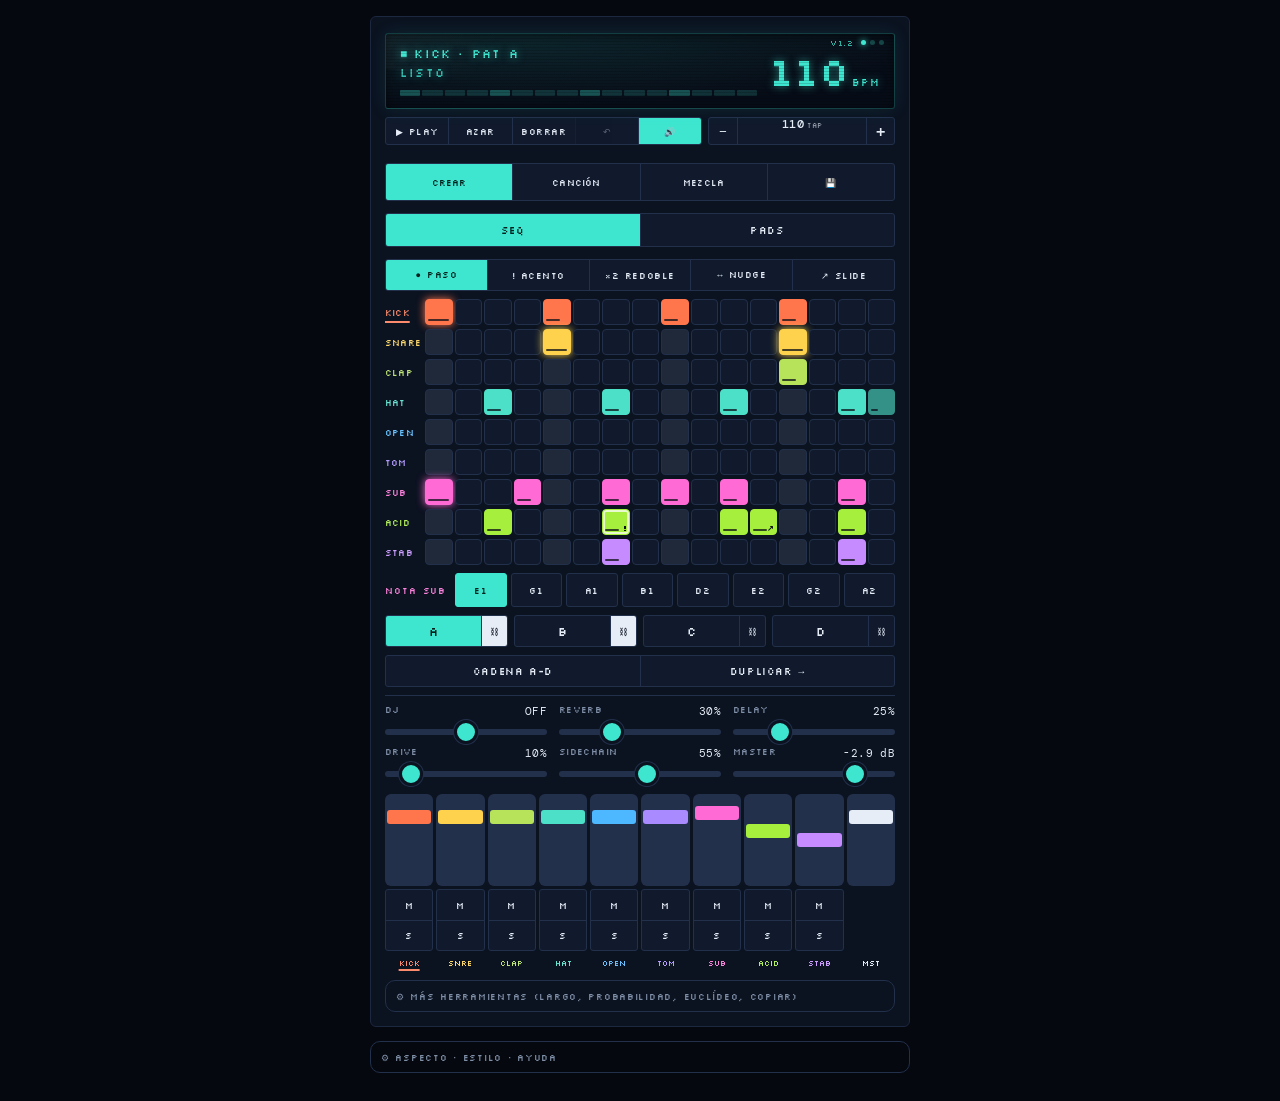
<file: versions/pulso-studio-v1.2.html>
<!doctype html><html><head><meta charset=utf8><meta name=viewport content="width=device-width,initial-scale=1,viewport-fit=cover"><style>:root{color-scheme:light;box-sizing:border-box;padding-top:env(safe-area-inset-top,0px);padding-bottom:env(safe-area-inset-bottom,0px)}html{scroll-padding-top:env(safe-area-inset-top,0px)}body{margin:0;padding:0;font:14px -apple-system,BlinkMacSystemFont,sans-serif;background:#fff;color:#000}img{max-width:100%}[hidden]:not([hidden=until-found i]){display:none!important}
/* ===== v1.2 layout compacto "Directo" ===== */
.device{padding:10px;gap:8px}.lcd{min-height:58px;padding:7px 12px}.lcd .big{font-size:32px}.lcd canvas{height:44px}
.tabs>button{min-height:32px}.subtabs>button{min-height:28px}.brand.foot{display:none}
#t-seq{display:flex;flex-direction:column;gap:8px}
#t-seq .seg>button,#t-seq .seg>.val{min-height:30px}
#t-seq .emode>button{font-size:9px}
#t-seq .mtx{gap:4px}
#t-seq .trk{flex-direction:row;align-items:center;gap:4px}
#t-seq .rh{flex:0 0 36px;min-width:0}
#t-seq .rh .ri,#t-seq .rh .ms{display:none}
#t-seq .rn{font-size:9px;letter-spacing:.02em;padding:0;gap:3px}
#t-seq .cells{flex:1;min-width:0;gap:2px}
#t-seq #grid .step{height:26px;border-radius:4px}
#t-seq #grid .step .n{display:none}
#t-seq #grid.focus .trk:not(.sel) .step{height:12px}
#t-seq #grid.focus .trk.sel .step{height:34px}
.more,.more2{border:1px solid var(--keyedge);border-radius:10px;padding:0 10px}
.more>summary,.more2>summary{cursor:pointer;font-family:var(--disp);font-size:9px;letter-spacing:.08em;color:var(--mute);min-height:30px;display:flex;align-items:center;list-style:none}
.more[open]{padding-bottom:10px;display:flex;flex-direction:column;gap:8px}.more[open]>summary{margin-bottom:2px}
.dock{display:flex;flex-direction:column;gap:8px;border-top:1px solid var(--keyedge);padding-top:8px}
.dks{display:grid;grid-template-columns:repeat(10,1fr);gap:3px}
.dk{display:flex;flex-direction:column;gap:3px;min-width:0}.dk.mt{opacity:.45}
.dfad{position:relative;height:92px;background:var(--track);border-radius:6px;touch-action:none}
.dcap{position:absolute;left:2px;right:2px;height:14px;border-radius:3px;background:var(--c);bottom:0}
.dk .vs{flex-direction:column;border-radius:6px}.dk .vs>button{min-height:21px;border-left:0;border-top:1px solid var(--keyedge);font-size:9px;padding:0}.dk .vs>:first-child{border-top:0}
.dn{background:none;border:0;padding:0;min-height:18px;font-family:var(--disp);font-size:8px;letter-spacing:0;color:color-mix(in srgb,var(--c) 82%,var(--fg))}
.dk.sel .dn{text-decoration:underline;text-underline-offset:3px;text-decoration-thickness:2px}
.dkm{display:grid;grid-template-columns:repeat(3,1fr);gap:2px 12px}
.dkm .k label{font-size:9px;letter-spacing:.04em;white-space:nowrap}.dkm input[type=range]{height:24px}
.pbar .pts .seg>button{min-height:30px}
.hint{font-size:11px}
</style></head><body>
<title>Pulso Studio</title>
<link rel="stylesheet" href="https://fonts.googleapis.com/css2?family=DM+Mono:wght@400;500&family=Silkscreen:wght@400;700&display=swap">
<style>
/* Layout: sticky LCD + transport on top, tab bar (Seq/Mix/FX/Canal), one panel at a time; skins swap tokens only */
:root{
  --page:#dfe3e6;--pfg:#3a444b;--dev:#f4f5f3;--edge:#c3cacf;--lcd:#c5d8b8;--lcdfg:#1f2a1a;
  --key:#e2e6e8;--keyedge:#b4bcc2;--on:#ff5a1f;--onfg:#fff;--fg:#1d2226;--mute:#66727a;--led:#ff5a1f;--track:#c9d0d4;
  --disp:'Silkscreen','Courier New',monospace;--mono:'DM Mono',ui-monospace,Menlo,monospace;
  color-scheme:light;
}
@media (prefers-color-scheme:dark){:root:not([data-skin]){
  --page:#090b0d;--pfg:#9aa5ad;--dev:#16191d;--edge:#2a3037;--lcd:#0b1a1d;--lcdfg:#43e3f2;
  --key:#23282e;--keyedge:#343b43;--on:#22d3ee;--onfg:#04181b;--fg:#e7ecef;--mute:#8a949c;--led:#22d3ee;--track:#2f363d;color-scheme:dark}}
:root[data-skin="dark"]{--page:#090b0d;--pfg:#9aa5ad;--dev:#16191d;--edge:#2a3037;--lcd:#0b1a1d;--lcdfg:#43e3f2;--key:#23282e;--keyedge:#343b43;--on:#22d3ee;--onfg:#04181b;--fg:#e7ecef;--mute:#8a949c;--led:#22d3ee;--track:#2f363d;color-scheme:dark}
:root[data-skin="light"]{--page:#dfe3e6;--pfg:#3a444b;--dev:#f4f5f3;--edge:#c3cacf;--lcd:#c5d8b8;--lcdfg:#1f2a1a;--key:#e2e6e8;--keyedge:#b4bcc2;--on:#ff5a1f;--onfg:#fff;--fg:#1d2226;--mute:#66727a;--led:#ff5a1f;--track:#c9d0d4;color-scheme:light}
:root[data-skin="orange"]{--page:#1b1b1d;--pfg:#b9b9bd;--dev:#ff6a13;--edge:#d9540a;--lcd:#cbd8b2;--lcdfg:#25301a;--key:#f1ece0;--keyedge:#b8480a;--on:#1f1f22;--onfg:#fff;--fg:#1a0d04;--mute:#5e2607;--led:#141416;--track:#b8480a;color-scheme:light}
:root[data-skin="sub"]{--page:#07030d;--pfg:#b9a6d6;--dev:#170a26;--edge:#2c1649;--lcd:#0f0620;--lcdfg:#c58bff;--key:#26133d;--keyedge:#3a2160;--on:#b26bff;--onfg:#12061f;--fg:#efe6ff;--mute:#9a84bd;--led:#ff4fd8;--track:#3a2160;color-scheme:dark}
:root[data-skin="green"]{--page:#030a06;--pfg:#9cc9ac;--dev:#0c1811;--edge:#1c3426;--lcd:#07120b;--lcdfg:#46ff9c;--key:#15281c;--keyedge:#214030;--on:#46ff9c;--onfg:#04140a;--fg:#dcf8e7;--mute:#7ba58b;--led:#46ff9c;--track:#214030;color-scheme:dark}
:root[data-skin="neon"]{--page:#05080f;--pfg:#93a1b8;--dev:#0b1220;--edge:#1c2740;--lcd:#070d18;--lcdfg:#3ee6d0;--key:#101a2c;--keyedge:#22304b;--on:#3ee6d0;--onfg:#03211d;--fg:#e6edf7;--mute:#8090a8;--led:#3ee6d0;--track:#22304b;color-scheme:dark}

*{box-sizing:border-box}
body{background:var(--page);color:var(--pfg);font-family:var(--mono);padding-inline:16px;padding-block:16px 28px;-webkit-tap-highlight-color:transparent}
button,select,input{font:inherit;color:inherit}
button{touch-action:manipulation;cursor:pointer;-webkit-user-select:none;user-select:none}
button:focus-visible,select:focus-visible,input:focus-visible{outline:2px solid var(--on);outline-offset:2px}
.wrap{max-width:440px;margin-inline:auto;display:flex;flex-direction:column;gap:14px}
.skins{display:flex;gap:8px;flex-wrap:wrap;align-items:center;justify-content:space-between}
.skins span{font-family:var(--disp);font-size:11px;letter-spacing:.12em;text-transform:uppercase}
.skins div{display:flex;gap:6px;flex-wrap:wrap}
.sk{border:1px solid var(--pfg);background:transparent;border-radius:999px;padding:5px 10px;font-family:var(--disp);font-size:10px;letter-spacing:.06em;text-transform:uppercase;color:var(--pfg)}
.sk[aria-pressed="true"]{background:var(--pfg);color:var(--page)}
.device{background:var(--dev);color:var(--fg);border:1px solid var(--edge);border-radius:22px;padding:14px;display:flex;flex-direction:column;gap:12px;box-shadow:0 14px 34px rgba(0,0,0,.22)}
.brand{display:flex;justify-content:space-between;align-items:baseline;font-family:var(--disp);letter-spacing:.14em;font-size:12px;text-transform:uppercase}
.brand b{font-size:16px}.brand em{font-style:normal;color:var(--mute);font-size:10px}
.head{position:sticky;top:env(safe-area-inset-top,0px);z-index:5;background:var(--dev);display:flex;flex-direction:column;gap:8px;padding-block:2px 6px}
.lcd{background:var(--lcd);color:var(--lcdfg);border-radius:10px;padding:7px 12px;display:grid;grid-template-columns:1fr auto;gap:0 12px;align-items:center;box-shadow:inset 0 2px 6px rgba(0,0,0,.35);font-family:var(--disp)}
.lcd .l1,.lcd .l2{font-size:10px;letter-spacing:.1em;text-transform:uppercase;min-width:0;font-variant-numeric:tabular-nums}
.lcd .l2{opacity:.8}
.lcd .big{font-size:26px;line-height:1;grid-row:span 2;text-align:right;font-variant-numeric:tabular-nums}
.lcd .big small{font-size:9px;letter-spacing:.1em;margin-left:3px}
.trans{display:grid;grid-template-columns:1.7fr 1fr;gap:8px}
/* segmented multi-button */
.seg{display:flex;border:1px solid var(--keyedge);border-radius:10px;overflow:hidden;background:var(--key);min-width:0}
.seg>button,.seg>.val{flex:1;min-width:0;border:0;border-left:1px solid var(--keyedge);background:transparent;color:var(--fg);min-height:40px;font-family:var(--disp);font-size:10px;letter-spacing:.06em;text-transform:uppercase;padding:0 4px;display:grid;place-items:center}
.seg>:first-child{border-left:0}
.seg>button:active{background:var(--keyedge)}
.seg>button[aria-pressed="true"]{background:var(--on);color:var(--onfg)}
.seg .hd{flex:0 0 38px;font-size:16px}
.seg .val small{font-size:8px;opacity:.6;margin-top:-2px}
.seg .val span{font-family:var(--mono);font-size:14px;font-weight:500}
.tabs>button{min-height:38px;font-size:11px}
.subtabs[hidden]{display:none}.subtabs>button{min-height:32px;font-size:10px}
/* modo foco: pista elegida grande (2x8), resto mini */
#grid.focus .trk:not(.sel) .step{aspect-ratio:auto;height:12px;border-radius:4px;box-shadow:none}
#grid.focus .trk:not(.sel) .step :is(.n,.v,.x){display:none}
#grid.focus .trk:not(.sel){gap:2px}
#grid.focus .trk.sel .cells{grid-template-columns:repeat(8,1fr);gap:5px}
#grid.focus .trk.sel .step{font-size:16px}
#grid.focus .trk:not(.sel) .ms{display:none}
.tab{display:flex;flex-direction:column;gap:12px}
.tab[hidden]{display:none}
.fn{background:var(--key);border:1px solid var(--keyedge);border-radius:10px;min-height:40px;font-family:var(--disp);font-size:10px;letter-spacing:.08em;text-transform:uppercase;color:var(--fg);box-shadow:0 2px 0 var(--keyedge)}
.fn[aria-pressed="true"]{background:var(--on);color:var(--onfg);border-color:var(--on)}
/* channel chips: name + M/S in one block */
.chips{display:grid;grid-template-columns:repeat(7,1fr);gap:4px}
.chip{display:flex;flex-direction:column;gap:3px;min-width:0}
.chip .nm{position:relative;min-height:36px;background:var(--key);border:1px solid var(--keyedge);border-radius:8px;font-family:var(--disp);font-size:9px;letter-spacing:.04em;color:var(--fg);padding:0;box-shadow:0 2px 0 var(--keyedge)}
.chip .nm[aria-pressed="true"]{background:var(--on);color:var(--onfg);border-color:var(--on)}
.chip .nm i{position:absolute;top:3px;right:3px;width:4px;height:4px;border-radius:50%;background:currentColor;opacity:0}
.chip .nm.has i{opacity:.8}
.ms{border-radius:7px}
.ms>button{min-height:22px;font-size:9px;padding:0}
.ms>.m[aria-pressed="true"]{background:var(--mute);color:var(--dev)}
.strip{display:grid;grid-template-columns:1fr 1fr;gap:8px}
.notes{display:grid;grid-template-columns:repeat(8,1fr);gap:4px}
.notes .fn{min-height:34px;font-size:9px;padding:0;box-shadow:none}
.grid{display:grid;grid-template-columns:repeat(4,1fr);gap:9px}
.step{position:relative;aspect-ratio:1;background:var(--key);border:1px solid var(--keyedge);border-radius:12px;color:var(--fg);font-family:var(--disp);font-size:13px;display:grid;place-items:center;box-shadow:0 3px 0 var(--keyedge);min-width:0;padding:0;-webkit-touch-callout:none}
.step:active{transform:translateY(2px);box-shadow:0 1px 0 var(--keyedge)}
.step.beat{border-color:var(--mute)}
.step.on{background:var(--on);color:var(--onfg);border-color:var(--on)}
.step.out{opacity:.35}
.step .n{position:absolute;left:7px;top:5px;font-size:8px;opacity:.55}
.step .v{position:absolute;left:8px;bottom:6px;height:3px;border-radius:2px;background:currentColor;opacity:.75;width:0}
.step::after{content:"";position:absolute;right:7px;top:7px;width:6px;height:6px;border-radius:50%;background:var(--led);opacity:0}
.step.ph::after{opacity:1;box-shadow:0 0 8px var(--led)}
.step.ph:not(.on){border-color:var(--led)}
.pbar{display:grid;grid-template-columns:1fr;gap:8px}
.pts{display:grid;grid-template-columns:repeat(4,1fr);gap:6px}
.pts .seg.pl{border-color:var(--led);box-shadow:0 0 0 1px var(--led)}
.pts .seg>button:first-child{font-size:12px}
.pts .seg>.pc{flex:0 0 26px;font-size:9px}
.pts .seg>.pc[aria-pressed="true"]{background:var(--fg);color:var(--dev)}
/* mixer */
.mix{display:grid;grid-template-columns:repeat(8,1fr);gap:3px}
.mc{display:flex;flex-direction:column;gap:4px;min-width:0;align-items:stretch}
.mc.mt{opacity:.5}
.fv{font-size:9px;text-align:center;color:var(--mute);font-variant-numeric:tabular-nums;min-height:11px}
.fad{position:relative;height:150px;background:var(--track);border-radius:7px;touch-action:none}
.meter{position:absolute;left:38%;right:38%;top:5px;bottom:5px;background:rgba(0,0,0,.28);border-radius:3px;overflow:hidden}
.meter i{position:absolute;left:0;right:0;bottom:0;height:100%;background:var(--led);transform:scaleY(0);transform-origin:bottom;will-change:transform}
.cap{position:absolute;left:3px;right:3px;height:18px;background:var(--fg);border-radius:4px;bottom:0}
.cap::after{content:"";position:absolute;left:4px;right:4px;top:8px;height:2px;background:var(--dev)}
.pn{position:relative;height:16px;background:var(--track);border-radius:5px;touch-action:none}
.pn::before{content:"";position:absolute;left:50%;top:3px;bottom:3px;width:1px;background:var(--mute)}
.pn b{position:absolute;top:2px;width:10px;height:12px;border-radius:3px;background:var(--fg)}
.nm2{min-height:26px;background:var(--key);border:1px solid var(--keyedge);border-radius:7px;font-family:var(--disp);font-size:8px;letter-spacing:.02em;color:var(--fg);padding:0}
/* fx + canal */
.card{border:1px solid var(--keyedge);border-radius:12px;padding:10px;display:flex;flex-direction:column;gap:10px}
.card .hd2{display:flex;justify-content:space-between;align-items:center}
h2,h3{margin:0;font-family:var(--disp);font-size:10px;letter-spacing:.14em;text-transform:uppercase;color:var(--mute);font-weight:400}
.tg{min-height:28px;padding:0 12px;border-radius:999px;border:1px solid var(--keyedge);background:var(--key);font-family:var(--disp);font-size:9px;letter-spacing:.08em;text-transform:uppercase;color:var(--fg)}
.tg[aria-pressed="true"]{background:var(--on);color:var(--onfg);border-color:var(--on)}
.knobs{display:grid;grid-template-columns:1fr 1fr;gap:6px 16px}
.k{display:flex;flex-direction:column;gap:2px;min-width:0}
.k label{display:flex;justify-content:space-between;font-family:var(--disp);font-size:10px;letter-spacing:.1em;text-transform:uppercase;color:var(--mute)}
.k label output{color:var(--fg);font-family:var(--mono);font-size:11px}
input[type=range]{width:100%;height:30px;background:transparent;-webkit-appearance:none;appearance:none;margin:0}
input[type=range]::-webkit-slider-runnable-track{height:6px;border-radius:3px;background:var(--track)}
input[type=range]::-moz-range-track{height:6px;border-radius:3px;background:var(--track)}
input[type=range]::-webkit-slider-thumb{-webkit-appearance:none;width:24px;height:24px;border-radius:50%;background:var(--on);border:3px solid var(--dev);margin-top:-9px;box-shadow:0 0 0 1px var(--keyedge)}
input[type=range]::-moz-range-thumb{width:18px;height:18px;border-radius:50%;background:var(--on);border:3px solid var(--dev)}
.selects{display:grid;grid-template-columns:1fr 1fr;gap:10px 16px}
select{width:100%;min-height:40px;background:var(--key);border:1px solid var(--keyedge);border-radius:10px;padding:0 8px;font-family:var(--mono);font-size:13px;color:var(--fg)}
.note{margin:0;font-size:11px;line-height:1.5;color:var(--mute)}
.hint{font-size:11px;line-height:1.5;text-align:center;padding-inline:6px;margin:0}
/* visuals: lcd scope, breathing pads, styles, stage */
:root{--ch:#ff764d}
.device{position:relative}
.lcd{position:relative;cursor:pointer}
.lcd canvas{grid-column:1;grid-row:1/3;width:100%;height:40px;display:block;min-width:0}
.lcd[data-v="info"] canvas,.lcd[data-v="info"] .md{display:none}
.lcd:not([data-v="info"]) .l1,.lcd:not([data-v="info"]) .l2{display:none}
.lcd .md{position:absolute;left:12px;top:4px;font-size:7px;letter-spacing:.14em;opacity:.7;pointer-events:none}
.seg>button:disabled{opacity:.35;cursor:default}
.grid{--p:0}
.step{transition:box-shadow .45s ease-out}
.step.ph{box-shadow:0 3px 0 var(--keyedge),inset 0 0 0 2px var(--led),0 0 12px var(--led);transition:none}
.mtx{position:relative}
.mtx>.glow{position:absolute;inset:-6px;border-radius:12px;box-shadow:0 0 22px var(--ch),inset 0 0 14px var(--ch);opacity:0;pointer-events:none;will-change:opacity;z-index:0}
.led{position:absolute;inset:-1px;border-radius:inherit;pointer-events:none;opacity:0;will-change:opacity;box-shadow:0 0 12px var(--c,var(--led))}
.rn{position:relative}.rn .led{inset:0 -4px;border-radius:4px;box-shadow:none;background:color-mix(in srgb,var(--c) 30%,transparent)}
#grid .step{transition:none}
.step.on[data-v="1"]:not(.out){opacity:.62}
.step.on[data-v="3"]{box-shadow:0 3px 0 var(--keyedge),0 0 10px var(--on)}
.step.on.ph{box-shadow:inset 0 0 0 2px var(--led),0 0 16px var(--on)}
.chip .nm{box-shadow:0 2px 0 var(--keyedge)}
/* style: hardware */
:root[data-style="hw"] .device::before{--scr:radial-gradient(circle,var(--mute) 0 2px,transparent 2.6px);content:"";position:absolute;inset:5px;pointer-events:none;
  background:var(--scr) left top/7px 7px no-repeat,var(--scr) right top/7px 7px no-repeat,var(--scr) left bottom/7px 7px no-repeat,var(--scr) right bottom/7px 7px no-repeat}
:root[data-style="hw"] :is(.fn,.seg,.step,.chip .nm,.nm2){background-image:linear-gradient(180deg,rgba(255,255,255,.13),rgba(0,0,0,.07))}
:root[data-style="hw"] .lcd{outline:3px solid var(--keyedge)}
:root[data-style="hw"] .brand{border-bottom:1px dashed var(--edge);padding-bottom:8px}
/* style: ableton */
:root[data-style="abl"] .device{border-radius:6px;box-shadow:none}
:root[data-style="abl"] :is(.step,.fn,.seg,.chip .nm,.nm2,.lcd,.card,select,.fad,.pn,.tg,.sk){border-radius:3px}
:root[data-style="abl"] :is(.step,.fn){box-shadow:none}
:root[data-style="abl"] .step:active{transform:none}
:root[data-style="abl"] .step.on{background:var(--ch);border-color:var(--ch);color:#111}
:root[data-style="abl"] .step.on[data-v="3"]{box-shadow:none}
:root[data-style="abl"] .step.ph{box-shadow:inset 0 0 0 2px var(--led)}
:root[data-style="abl"] .step.on.ph{box-shadow:inset 0 0 0 2px var(--fg)}
:root[data-style="abl"] .chip .nm{border-bottom:3px solid var(--c);box-shadow:none}
:root[data-style="abl"] .chip .nm[aria-pressed="true"]{background:var(--c);border-color:var(--c);color:#111}
:root[data-style="abl"] .cap{background:var(--c)}
/* stage mode */
:root[data-stage] :is(.brand,.hint,#tabs,#subs,.strip,.pbar>.seg,.emode,.tools){display:none}
[hidden]{display:none!important}
.emode>button{min-height:30px;font-size:9px;white-space:nowrap}
.tools{display:grid;grid-template-columns:1fr;gap:8px}
.tools .seg>button{min-height:34px;font-size:9px;white-space:nowrap}
.tools .seg .ek{flex:0 0 44px;font-size:15px}
.tools .seg>button:disabled{opacity:.35}
#grid .step .x{position:absolute;right:2px;bottom:2px;font-size:8px;font-weight:700;line-height:1;letter-spacing:0;pointer-events:none}
#grid .step.on.ac{box-shadow:inset 0 0 0 2px rgba(255,255,255,.75)}
#grid[data-em="acc"],#grid[data-em="rt"],#grid[data-em="nd"],#grid[data-em="sl"]{outline:1px dashed var(--led);outline-offset:3px;border-radius:6px}
#shT{width:100%;box-sizing:border-box;font-family:var(--mono);font-size:10px;background:var(--key);color:var(--fg);border:1px solid var(--keyedge);border-radius:8px;padding:6px;resize:vertical;min-height:54px}
.smpn{font-size:10px;color:var(--mute);max-width:55%;overflow:hidden;text-overflow:ellipsis;white-space:nowrap}
:root[data-stage] .wrap{max-width:640px}
:root[data-stage] .lcd canvas{height:76px}
:root[data-stage] .grid{gap:12px}
:root[data-stage] .step{font-size:16px;border-radius:16px}
:root[data-stage] .step.on{box-shadow:0 0 12px var(--on)}
:root[data-stage] .device{background-image:radial-gradient(120% 60% at 50% 0%,color-mix(in srgb,var(--on) 14%,transparent),transparent)}
/* matrix sequencer: 7 tracks x 16 steps */
.wrap{max-width:540px}
.mtx{display:flex;flex-direction:column;gap:10px}
.trk{display:flex;flex-direction:column;gap:5px}
.trk.mt{opacity:.45}
.rh{display:flex;align-items:center;gap:8px}
.rn{background:none;border:0;padding:4px 0;font-family:var(--disp);font-size:12px;letter-spacing:.12em;color:color-mix(in srgb,var(--c) 82%,var(--fg));text-align:left}
.trk.sel .rn{text-decoration:underline;text-underline-offset:5px;text-decoration-thickness:2px}
.ri{flex:1;min-width:0;font-size:9px;color:var(--mute);letter-spacing:.06em}
.rh .ms{flex:0 0 66px}
.rh .ms>button{min-height:26px}
.cells{display:grid;grid-template-columns:repeat(16,1fr);gap:3px}
#grid .step{aspect-ratio:auto;height:34px;border-radius:5px;box-shadow:none;font-size:7px}
#grid .step::after{display:none}
#grid .step .n{left:3px;top:2px;font-size:7px}
#grid .step .v{left:2px;bottom:3px;height:2px}
#grid .step.beat:not(.on){border-color:var(--keyedge);background:color-mix(in srgb,var(--fg) 7%,var(--key))}
#grid .step.on{background:var(--c);border-color:var(--c);color:#0b0f17}
#grid .step.on .n{opacity:.8;font-weight:700}
#grid .step.on[data-v="3"]{box-shadow:0 0 8px var(--c)}
#grid .step.ph{box-shadow:inset 0 0 0 2px var(--led)}
#grid .step.ph:not(.on){background:color-mix(in srgb,var(--c) 25%,var(--key))}
#grid .step.on.ph{box-shadow:inset 0 0 0 2px var(--fg),0 0 12px var(--c)}
:root[data-stage] #grid .step{height:46px}
.nrow{display:flex;align-items:center;gap:8px}
.nrow{--c:#ff6ad5}.nrow span{flex:0 0 auto;min-width:62px;font-family:var(--disp);font-size:9px;letter-spacing:.1em;color:color-mix(in srgb,var(--c) 82%,var(--fg))}
.nrow .notes{flex:1;min-width:0}
/* mixer cards */
.mix{grid-template-columns:repeat(5,1fr);gap:6px}
.mc{border:1px solid var(--keyedge);border-radius:12px;padding:8px 6px;gap:6px;background:color-mix(in srgb,var(--key) 45%,transparent)}
.mc .nm2{order:-1;background:none;border:0;box-shadow:none;color:color-mix(in srgb,var(--c) 82%,var(--fg));font-size:10px;min-height:22px}
.mc .fv{order:1;color:var(--fg)}
.mc .fad{height:120px;width:26px;margin-left:calc(50% - 24px);margin-right:0}
.mc{padding:8px 3px}.mc .nm2{font-size:9px}
.dbs{position:absolute;left:100%;top:9px;bottom:9px;margin-left:5px;width:24px;pointer-events:none}
.dbs span{position:absolute;left:0;font-size:8px;line-height:1;color:var(--mute);transform:translateY(50%);font-variant-numeric:tabular-nums;white-space:nowrap}
.dbs span::before{content:"";display:inline-block;width:4px;height:1px;background:currentColor;vertical-align:middle;margin-right:2px}
.dbs span.z{color:var(--fg)}
.mc .cap{background:var(--c)}
/* eq + file tabs */
.tabs>button{padding-inline:2px}
.eqt{display:grid;grid-template-columns:repeat(8,1fr);gap:4px}
.eqt button{min-height:34px;background:var(--key);border:1px solid var(--keyedge);border-bottom:3px solid var(--c);border-radius:7px;font-family:var(--disp);font-size:8px;color:var(--fg);padding:0}
.eqt button[aria-pressed="true"]{background:var(--c);border-color:var(--c);color:#0b0f17}
.eqt button.mod::after{content:"•";margin-left:1px}
#eqc{width:100%;height:230px;display:block;background:var(--lcd);border-radius:10px;touch-action:none}
.eqk{display:grid;grid-template-columns:1fr 1fr;gap:6px 16px;margin-top:8px}.eqk .k:first-child{grid-column:1/-1}#eqCtl{display:grid;gap:6px;margin-top:6px}#eqCtl[hidden],#eqSl[hidden],.eqk .k[hidden]{display:none}.eqact{display:flex;gap:4px}.eqm{min-width:44px;min-height:30px;border:1px solid var(--keyedge);border-radius:7px;background:var(--key);color:var(--fg);font-family:var(--disp);font-size:11px}.eqm[aria-pressed="true"]{background:var(--on);color:var(--onfg)}
.eqb{display:grid;grid-template-columns:repeat(9,1fr);gap:3px;margin-top:6px}
.eqb button{min-height:40px;display:flex;flex-direction:column;align-items:center;justify-content:center;gap:1px;background:var(--key);border:1px solid var(--keyedge);border-bottom:3px solid var(--c);border-radius:7px;color:var(--fg);padding:0}
.eqb button span{font-size:14px;line-height:1}.eqb button small{font-family:var(--mono);font-size:9px;opacity:.8}
.eqb button[aria-pressed="true"]{background:var(--c);border-color:var(--c);color:#0b0f17}
#eqBn{color:var(--fg)}
.saverow{display:flex;gap:8px}
.saverow input{flex:1;min-width:0;min-height:40px;background:var(--key);border:1px solid var(--keyedge);border-radius:10px;padding:0 10px;color:var(--fg);font-family:var(--mono);font-size:14px}
.saverow .fn{flex:0 0 auto;padding-inline:12px}
.plist{display:flex;flex-direction:column;gap:6px}
.pi{display:flex;align-items:center;gap:8px;border:1px solid var(--keyedge);border-radius:10px;padding:6px 6px 6px 10px}
.pi>div:first-child{flex:1;min-width:0;display:flex;flex-direction:column}
.k label output{text-transform:none}
.pi b{font-size:13px;font-weight:500;overflow:hidden;text-overflow:ellipsis;white-space:nowrap}
.pi small{font-size:10px;color:var(--mute)}
.pi .seg{flex:0 0 auto}
.pi .seg>button{min-height:34px;padding:0 10px}
.pi .seg>button.del[data-arm]{background:#e5484d;color:#fff}
.empty{font-size:12px;color:var(--mute);text-align:center;padding:10px}
.fxnav{display:flex;gap:6px;overflow-x:auto;scrollbar-width:none;padding-bottom:2px;-webkit-overflow-scrolling:touch}
.fxnav::-webkit-scrollbar{display:none}
.fxnav button{flex:0 0 auto;display:flex;align-items:center;gap:5px;min-height:32px;padding:0 10px;border-radius:999px;border:1px solid var(--keyedge);background:var(--key);color:var(--fg);font-family:var(--disp);font-size:9px;letter-spacing:.06em;text-transform:uppercase}
.fxnav button i{width:7px;height:7px;border-radius:50%;background:var(--keyedge)}
.fxnav button.on i{background:var(--c);box-shadow:0 0 6px var(--c)}
.fxl{display:flex;flex-direction:column;gap:10px}
.fxc{border:1px solid var(--keyedge);border-left:4px solid var(--c);border-radius:12px;padding:10px;display:flex;flex-direction:column;gap:9px;background:linear-gradient(180deg,color-mix(in srgb,var(--c) 9%,transparent),transparent 70%);scroll-margin-top:220px}
.fxc:not(.on){border-left-color:var(--keyedge);background:none}
.fxh{display:flex;align-items:center;gap:8px}
.fxh .fxi{font-size:16px;line-height:1}
.fxh h3{flex:1;color:var(--fg);font-size:11px}
.fxc .tg[aria-pressed="true"]{background:var(--c);border-color:var(--c);color:#0b0f17}
.fxg{width:100%;height:64px;display:block;background:var(--lcd);border-radius:8px;box-shadow:inset 0 2px 6px rgba(0,0,0,.3)}
.fxc:not(.on) .fxg{opacity:.4}
.fxc .seg>button[aria-pressed="true"]{background:var(--c);color:#0b0f17}
.fxc .seg>button{min-height:34px}
.fxc input[type=range]::-webkit-slider-thumb{background:var(--c)}
.fxc input[type=range]::-moz-range-thumb{background:var(--c)}
.fxc .k label output{color:var(--fg)}
:root[data-style="abl"] :is(.fxc,.fxg,.fxnav button){border-radius:3px}
.msbar{--c:#9fb0c8;border:1px solid var(--keyedge);border-left:4px solid var(--c);border-radius:10px;padding:6px 8px 8px;display:grid;grid-template-columns:auto 1fr 1fr 1fr;gap:2px 10px;align-items:end;background:var(--dev);position:relative}
.msbar .mt{grid-row:1/3;font-family:var(--disp);font-size:9px;letter-spacing:.1em;color:var(--fg);align-self:center;display:flex;flex-direction:column;align-items:center;gap:2px}
.msbar .mt b{font-size:14px;font-weight:400}
.msbar .k label{font-size:8px}.msbar .k label output{font-size:10px}
.msbar input[type=range]{height:24px}
.msbar input[type=range]::-webkit-slider-thumb{width:18px;height:18px;margin-top:-6px;background:var(--c)}
.msbar input[type=range]::-moz-range-thumb{width:14px;height:14px;background:var(--c)}
.msbar .lvl{position:absolute;left:4px;right:6px;bottom:2px;height:3px;border-radius:2px;background:color-mix(in srgb,var(--fg) 15%,transparent);overflow:hidden}
.msbar .lvl i{position:absolute;inset:0;background:var(--c);transform:scaleX(0);transform-origin:left;will-change:transform}
.msbar .lvl i.hot{background:#e5484d}
:root[data-style="abl"] .msbar{border-radius:3px}
.msbar[hidden]{display:none}
#aud[aria-pressed="false"]{background:var(--key);color:var(--mute)}
#prec[data-rec]{background:#e5484d;color:#fff;border-color:#e5484d}
/* LCD look: glass glow, scanlines, status row, step strip, mode dots */
.lcd{grid-template-rows:auto auto auto;background:radial-gradient(130% 150% at 25% 0%,color-mix(in srgb,var(--lcdfg) 13%,var(--lcd)),var(--lcd) 65%);border:1px solid color-mix(in srgb,var(--lcdfg) 22%,transparent);box-shadow:inset 0 2px 12px rgba(0,0,0,.55),0 0 18px color-mix(in srgb,var(--lcdfg) 10%,transparent);overflow:hidden}
.lcd::after{content:"";position:absolute;inset:0;pointer-events:none;background:repeating-linear-gradient(0deg,rgba(0,0,0,.16) 0 1px,transparent 1px 3px)}
.lcd::before{content:"";position:absolute;left:-20%;top:-60%;width:70%;height:120%;pointer-events:none;background:linear-gradient(115deg,rgba(255,255,255,.07),transparent 60%);transform:rotate(8deg)}
.lcd .l1,.lcd .l2,.lcd .big{text-shadow:0 0 8px color-mix(in srgb,var(--lcdfg) 55%,transparent)}
.lcd .big{grid-row:1/4!important;grid-column:2}
.lcd .l1,.lcd .l2,.lsteps{grid-column:1}
.lcd canvas{grid-row:1/4!important}
.lsteps{display:grid;grid-template-columns:repeat(16,1fr);gap:2px;margin-top:6px;min-width:0}
.lsteps i{height:6px;border-radius:1px;background:color-mix(in srgb,var(--lcdfg) 16%,transparent)}
.lsteps i.b{background:color-mix(in srgb,var(--lcdfg) 30%,transparent)}
.lsteps i.on{background:var(--lcdfg);box-shadow:0 0 6px var(--lcdfg)}
.lcd:not([data-v="info"]) .lsteps{display:none}
.ldots{position:absolute;right:10px;top:6px;display:flex;gap:4px;pointer-events:none;z-index:1}
.ldots i{width:5px;height:5px;border-radius:50%;background:var(--lcdfg);opacity:.25}
.lcd[data-v="info"] .ldots i:nth-child(1),.lcd[data-v="wave"] .ldots i:nth-child(2),.lcd[data-v="spec"] .ldots i:nth-child(3){opacity:1;box-shadow:0 0 6px var(--lcdfg)}
.lcd .l1 b{display:inline-block;min-width:1.2em}
/* slim transport bar */
.trans{gap:6px}
.trans .seg{border-radius:8px}
.trans .seg>button,.trans .seg>.val{min-height:26px;height:26px;font-size:9px;white-space:nowrap;padding:0 3px}
.trans .seg .hd{flex:0 0 28px;font-size:13px}
.trans .seg .val{display:flex;align-items:baseline;justify-content:center;gap:3px}
.trans .seg .val span{font-size:12px;line-height:1}
.trans .seg .val small{font-size:7px;margin:0}
/* bigger LCD, brand + looks moved to the footer */
.lcd{padding:10px 14px;min-height:76px}
.lcd .l1,.lcd .l2{font-size:12px}
.lcd .big{font-size:40px}
.lcd .big small{font-size:10px}
.lcd canvas{height:60px}
.lcd .md{font-size:8px}
:root[data-stage] .lcd canvas{height:96px}
.brand.foot{border-top:1px dashed var(--edge);padding-top:8px;opacity:.8}
:root[data-style="hw"] .brand.foot{border-bottom:0;padding-bottom:0}
.pie{display:flex;flex-direction:column;gap:10px;padding-top:4px}
:root[data-stage] .pie{display:none}
.stagex{display:none}
:root[data-stage] .wrap{padding-bottom:70px}
:root[data-stage] .stagex{display:flex;align-items:center;gap:6px;position:fixed;bottom:calc(14px + env(safe-area-inset-bottom));left:50%;transform:translateX(-50%);z-index:60;min-height:36px;padding:0 14px;border-radius:999px;border:1px solid var(--led);background:var(--dev);color:var(--fg);font-family:var(--disp);font-size:10px;letter-spacing:.08em;text-transform:uppercase;box-shadow:0 0 12px color-mix(in srgb,var(--led) 40%,transparent)}
/* Pulso Studio additions: 9 channels, pads, song */
.tabs>button{font-size:9px;min-height:36px;letter-spacing:.02em}
.chips{grid-template-columns:repeat(5,1fr)}
.eqt{grid-template-columns:repeat(5,1fr)}
.pads{display:grid;grid-template-columns:repeat(3,1fr);gap:10px}
.pad{position:relative;aspect-ratio:1;border-radius:16px;border:1px solid var(--keyedge);background:var(--key);color:var(--fg);display:flex;flex-direction:column;justify-content:space-between;align-items:flex-start;padding:10px 12px;overflow:hidden;touch-action:none;-webkit-user-select:none;user-select:none;font-family:var(--disp)}
.pad::before{content:"";position:absolute;left:0;right:0;bottom:0;height:5px;background:var(--c)}
.pad b{font-size:15px;font-weight:400;letter-spacing:.08em;color:color-mix(in srgb,var(--c) 85%,var(--fg))}
.pad small{font-family:var(--mono);font-size:10px;color:var(--mute)}
.pad.hit{background:var(--c);border-color:var(--c)}
.pad.hit b,.pad.hit small{color:#0b0f17}
.pad[aria-pressed="true"]{box-shadow:inset 0 0 0 2px var(--c)}
.keys{display:grid;grid-template-columns:repeat(4,1fr);gap:8px}
.keys .pad{aspect-ratio:1.4}
.sg{overflow-x:auto;border:1px solid var(--keyedge);border-radius:12px;padding:8px;-webkit-overflow-scrolling:touch}
.sgi{display:grid;grid-template-columns:54px repeat(var(--n),34px);gap:3px;width:max-content;align-items:center}
.sgi .lab{position:sticky;left:0;z-index:2;background:var(--dev);font-family:var(--disp);font-size:8px;letter-spacing:.08em;color:var(--mute);height:34px;display:flex;align-items:center}
.sgi .bn{text-align:center;font-size:9px;color:var(--mute)}
.sc{height:34px;border:1px solid var(--keyedge);border-radius:5px;background:var(--key);font-family:var(--disp);font-size:12px;color:var(--fg);padding:0}
.sc.on{background:var(--c);border-color:var(--c);color:#0b0f17}
.sc.ph{box-shadow:inset 0 0 0 2px var(--led),0 0 10px var(--led)}
.lane{border:1px solid var(--keyedge);border-left:4px solid var(--c);border-radius:12px;padding:10px;display:flex;flex-direction:column;gap:8px;margin-bottom:10px}
.lane .lh{display:flex;align-items:center;gap:8px;justify-content:space-between}
.lane .lh b{font-family:var(--disp);font-size:11px;letter-spacing:.1em;color:color-mix(in srgb,var(--c) 85%,var(--fg));font-weight:400}
.pad .led{inset:0;border-radius:inherit;box-shadow:none;background:color-mix(in srgb,var(--c) 40%,transparent)}
.lane canvas{width:100%;height:46px;display:block;background:var(--lcd);border-radius:8px}
.lane .fnm{font-size:10px;color:var(--mute);overflow:hidden;text-overflow:ellipsis;white-space:nowrap}
.lrow{display:grid;grid-template-columns:1fr 1fr;gap:8px}
.lrow label{display:flex;flex-direction:column;gap:3px;font-family:var(--disp);font-size:9px;letter-spacing:.1em;color:var(--mute);text-transform:uppercase}
.lrow input{min-height:38px;background:var(--key);border:1px solid var(--keyedge);border-radius:10px;padding:0 10px;color:var(--fg);font-family:var(--mono);font-size:14px;width:100%}
:root[data-style="abl"] :is(.pad,.sc,.lane,.sg){border-radius:3px}
@media (prefers-reduced-motion:reduce){*{transition:none!important;animation:none!important}}
.lcd .ver{position:absolute;right:40px;top:4px;font-family:var(--disp);font-size:8px;letter-spacing:.1em;opacity:.75;pointer-events:none;z-index:1}
</style>

<main class="wrap">
  <button class="stagex" id="stageX" aria-label="Salir del modo escenario">✕ Salir</button>
  <section class="device" aria-label="Pulso Studio">
    <div class="head">
      <div class="lcd" id="lcd" data-v="info" role="button" tabindex="0" aria-label="Cambiar pantalla: info, onda o espectro">
        <div class="l1" id="l1">KICK · PAT A</div>
        <div class="big"><span id="lb">110</span><small>BPM</small></div>
        <div class="l2" id="l2">LISTO</div><div class="lsteps" id="lsteps" aria-hidden="true"></div><canvas id="scope" aria-hidden="true"></canvas><span class="md" id="md"></span><span class="ver" aria-label="Versión v1.2">v1.2</span><span class="ldots" aria-hidden="true"><i></i><i></i><i></i></span>
      </div>
      <div class="trans">
        <div class="seg">
          <button id="play" aria-pressed="false">▶ Play</button>
          <button id="rand">Azar</button>
          <button id="clear">Borrar</button>
          <button id="undo" aria-label="Deshacer" disabled>↶</button>
          <button id="aud" aria-pressed="true" aria-label="Sonar al pulsar">🔊</button>
        </div>
        <div class="seg">
          <button class="hd" data-k="bpm" data-d="-1" aria-label="Bajar tempo">−</button>
          <button class="val" id="bpmv" aria-label="Tap tempo"><span>110</span><small>TAP</small></button>
          <button class="hd" data-k="bpm" data-d="1" aria-label="Subir tempo">+</button>
        </div>
      </div>
    </div>

    <div class="seg tabs" id="tabs" role="tablist">
      <button data-g="crear" aria-pressed="true">Crear</button>
      <button data-g="song" aria-pressed="false">Canción</button>
      <button data-g="mezcla" aria-pressed="false">Mezcla</button>
      <button data-g="file" aria-pressed="false" aria-label="Guardar y cargar">💾</button>
    </div>
    <div class="seg subtabs" id="subs">
      <button data-t="seq" aria-pressed="true">Seq</button>
      <button data-t="pads" aria-pressed="false">Pads</button>
    </div>
    <div class="msbar" id="msBar" hidden aria-label="Master rápido"></div>

    <section id="t-seq" class="tab">
      <div class="seg emode" id="emode" role="group" aria-label="Qué hace tocar un paso"><button data-m="step" aria-pressed="true">● Paso</button><button data-m="acc" aria-pressed="false">! Acento</button><button data-m="rt" aria-pressed="false">×2 Redoble</button><button data-m="nd" aria-pressed="false">↔ Nudge</button><button data-m="sl" aria-pressed="false">↗ Slide</button></div>
      <div class="mtx" id="grid" role="group" aria-label="Secuenciador"></div>
      <div class="nrow"><span id="nlab">NOTA SUB</span><div class="notes" id="notes"></div></div>
      <div class="pbar">
        <div class="pts" id="pts"></div>
        <div class="seg"><button id="chain" aria-pressed="false">Cadena A-D</button><button id="dup">Duplicar →</button></div>
      </div>
          <div class="dock" id="dock"><div class="dkm" id="dkM"></div><div class="dks" id="dkS"></div></div>
      <details class="more"><summary>⚙ Más herramientas (largo, probabilidad, euclídeo, copiar)</summary>
      <div class="strip">
        <div class="seg"><button class="hd" data-k="len" data-d="-1" aria-label="Menos pasos">−</button><button class="val" id="lenv">LEN 16</button><button class="hd" data-k="len" data-d="1" aria-label="Más pasos">+</button></div>
        <div class="seg"><button class="hd" data-k="prob" data-d="-1" aria-label="Menos probabilidad">−</button><button class="val" id="prbv">PROB 100%</button><button class="hd" data-k="prob" data-d="1" aria-label="Más probabilidad">+</button></div>
      </div>
      <div class="tools">
        <div class="seg" id="euc"><button class="ek" data-e="-1" aria-label="Menos golpes">−</button><button class="val" id="eucv">◎ Euclid 4</button><button class="ek" data-e="1" aria-label="Más golpes">+</button><button class="ek" data-e="r" aria-label="Rotar">↻</button></div>
        <div class="seg"><button id="focB" aria-pressed="false">🔍 Foco</button><button id="cpT">📋 Pista</button><button id="cpP">📋 Patrón</button><button id="paste" disabled>📥 Pegar</button></div>
      </div>
      </details>
    </section>

    <section id="t-pads" class="tab" hidden>
      <div class="seg"><button id="padRec" aria-pressed="false">● REC</button><button id="padQ" aria-pressed="true">Cuantizar</button><button id="padMel" aria-pressed="false">🎹 Notas</button></div>
      <div class="pads" id="pads"></div>
      <div class="keys" id="pkeys" hidden></div>
      <div class="card"><div class="k"><label for="djf">Filtro DJ <output id="djo">OFF</output></label><input id="djf" type="range" min="-100" max="100" value="0"></div></div>
      <p class="note">Toca los pads en directo. Con REC y ▶ Play lo que toques se graba en el patrón que suena. 🎹 Notas convierte los pads en un teclado para el canal melódico elegido. Filtro DJ: izquierda = low pass, derecha = high pass, doble toque lo centra.</p>
    </section>

    <section id="t-song" class="tab" hidden>
      <div class="seg" id="songMode"><button data-v="0">PATRÓN</button><button data-v="1">CANCIÓN</button></div>
      <div class="seg" id="songLen"><button data-n="8">8 comp.</button><button data-n="16">16</button><button data-n="32">32</button></div>
      <div class="sg" id="songGrid"></div>
      <div class="seg"><button id="songFill">Rellenar A·B·C·D</button><button id="songClr">Vaciar</button></div>
      <div id="lanes"></div>
      <p class="note">Modo CANCIÓN: cada compás toca el patrón que pongas (toca la casilla: A → B → C → D → vacío). Las pistas de audio suenan en los compases marcados y se ajustan al tempo con su BPM original.</p>
    </section>

    <section id="t-mix" class="tab" hidden>
      <div class="mix" id="mix"></div>
      <p class="note">Arrastra el fader y el pan; al lado tienes la escala en dB. Doble toque los reinicia. Toca el nombre para abrir el canal.</p>
    </section>

    <section id="t-fx" class="tab" hidden>
      <div class="fxnav" id="fxNav" role="group" aria-label="Ir a efecto"></div>
      <div class="fxl" id="fxList"></div>
      <p class="note">Doble toque en un control lo devuelve a su valor inicial. Reverb y Delay son envíos (súbelos por canal en Canal); el resto actúa sobre toda la mezcla.</p>
    </section>

    <section id="t-eq" class="tab" hidden>
      <div class="eqt" id="eqT" role="group" aria-label="Canal a ecualizar"></div>
      <canvas id="eqc" aria-label="Curva de ecualización"></canvas>
      <div class="card">
        <div class="hd2"><h3>Banda <span id="eqBn"></span></h3><span class="eqact"><button id="eqOn" class="eqm" aria-pressed="true">ON</button><button id="eqDel" class="eqm" aria-label="Borrar banda">🗑</button></span></div>
        <div class="eqb" id="eqB" role="group" aria-label="Bandas de EQ"></div>
        <div id="eqCtl">
          <div class="seg" id="eqTy" role="group" aria-label="Tipo de banda"></div>
          <div class="seg" id="eqSl" role="group" aria-label="Pendiente del corte" hidden></div>
          <div class="eqk">
            <div class="k"><label for="eq_f">Frecuencia <output id="eo_f"></output></label><input id="eq_f" type="range" min="0" max="1000" step="1"></div>
            <div class="k" id="kg"><label for="eq_g">Ganancia <output id="eo_g"></output></label><input id="eq_g" type="range" min="-24" max="24" step="0.5"></div>
            <div class="k" id="kq"><label for="eq_q">Q (ancho) <output id="eo_q"></output></label><input id="eq_q" type="range" min="0" max="100" step="1"></div>
          </div>
        </div>
      </div>
      <div class="seg" id="eqP" role="group" aria-label="Ajustes rápidos">
        <button data-p="flat">Plano</button><button data-p="nosub">Sin sub</button><button data-p="nobass">Sin graves</button><button data-p="bass">+Graves</button><button data-p="mud">−Barro</button><button data-p="air">Brillo</button>
      </div>
      <p class="note">Hasta 8 bandas por canal, como Pro-Q: doble toque en la curva crea una banda; arrastra el punto para frecuencia y ganancia (10 Hz–24 kHz). Tipos: campana, shelf, notch y cortes de graves/agudos hasta 96 dB/oct ("Sin graves" quita todo lo de abajo). La sombra es el espectro en vivo.</p>
    </section>

    <section id="t-file" class="tab" hidden>
      <div class="card">
        <h3>Guardar en este móvil</h3>
        <div class="saverow"><input id="pname" type="text" maxlength="40" placeholder="Nombre del proyecto" autocomplete="off"><button class="fn" id="psave">💾 Guardar</button></div>
        <div class="plist" id="plist"></div>
      </div>
      <div class="card">
        <h3>Archivo de proyecto</h3>
        <div class="seg"><button id="pexp">⬇ Exportar .json</button><button id="pimp">⬆ Cargar .json</button></div>
        <input id="pfile" type="file" accept=".json,application/json" hidden>
        <p class="note" id="dlnote">Sirve para pasar tus ritmos a otro móvil o hacer copia.</p>
      </div>
      <div class="card">
        <h3>🔗 Compartir beat</h3>
        <div class="seg"><button id="shC">Crear código</button><button id="shI">Importar código</button></div>
        <textarea id="shT" rows="3" placeholder="Pega aquí un código PS1:… y pulsa Importar código" spellcheck="false" autocomplete="off"></textarea>
        <p class="note">Crea el código, cópialo y mándalo por WhatsApp o donde quieras. Quien lo pegue aquí tendrá tu beat (sin samples propios).</p>
      </div>
      <div class="card" id="reccard">
        <h3>Exportar audio</h3>
        <div class="seg" id="recN" role="group" aria-label="Vueltas a grabar"><button data-n="1">1 vuelta</button><button data-n="2">2</button><button data-n="4">4</button><button data-n="8">8</button></div>
        <button class="fn" id="pwav">⬇ Exportar WAV (calidad máxima)</button>
        <button class="fn" id="prec">⏺ Grabar en tiempo real (.webm)</button>
        <p class="note">WAV: se calcula al instante, sin cortes, a la frecuencia de tu móvil (normalmente 48 kHz) / 16 bits. Se descarga dentro de un .zip (las páginas de Claude no dejan bajar .wav suelto): ábrelo y tendrás el .wav.</p>
      </div>
    </section>

    <section id="t-canal" class="tab" hidden>
      <div class="chips" id="chipsCan"></div>
      <div class="card">
        <div class="hd2"><h3 id="canT">Canal · Kick</h3><button class="tg" id="scTog" aria-pressed="false">Sidechain</button></div>
        <div class="knobs" id="canKn"></div>
      </div>
      <div class="card" id="smpx">
        <div class="hd2"><h3>🎤 Sample propio</h3><span class="smpn" id="smpN">Sintetizado</span></div>
        <div class="seg"><button id="smpL">⬆ Cargar audio</button><button id="smpX" disabled>✕ Quitar</button></div>
        <input id="smpF" type="file" accept="audio/*" hidden>
        <p class="note">Con sample: Tono cambia la afinación y Caída lo acorta. Máx. 8 s. Se guarda en este móvil (no va dentro del .json ni del código).</p>
      </div>
      <div class="card" id="subx" hidden>
        <h3 id="subxT">Sub bass</h3>
        <div class="seg" id="waves" role="group" aria-label="Onda">
          <button data-w="sine">Sin</button><button data-w="triangle">Tri</button><button data-w="sawtooth">Saw</button><button data-w="square">Sqr</button>
        </div>
        <div class="selects">
          <div class="k"><label for="root">Tono</label><select id="root"></select></div>
          <div class="k"><label for="scale">Escala</label><select id="scale"></select></div>
        </div>
        <button class="fn" id="oct" aria-pressed="true">Capa +1 octava</button>
      </div>
    </section>
    <div class="brand foot"><b>Pulso Studio</b><em>PS-9 · groovebox</em></div>
  </section>

  <details class="more2"><summary>⚙ Aspecto · Estilo · Ayuda</summary>
  <footer class="pie">
  <div class="skins"><span>Aspecto</span><div id="skins" role="group" aria-label="Aspecto"></div></div>
  <div class="skins"><span>Estilo</span><div id="styles" role="group" aria-label="Estilo"><button class="sk" data-st="hw">Hardware</button><button class="sk" data-st="abl">Ableton</button><button class="sk" id="stage" aria-pressed="false">Escenario</button></div></div>
  </footer>

  <p class="hint">Toca la pantalla para ver la onda o el espectro. Toca un paso para encenderlo y mantenlo pulsado para cambiar su fuerza. Con ! ×2 ↔ ↗ le pones acento, redoble, nudge o slide (acid). PADS para tocar en directo, SONG para montar la canción. Con auriculares se nota el subgrave.</p>
  </details>
</main>

<script>
(()=>{
const $=(s,r=document)=>r.querySelector(s),$$=(s,r=document)=>[...r.querySelectorAll(s)];
const CH=[['Kick','KICK'],['Snare','SNRE'],['Clap','CLAP'],['Hat','HAT'],['Open','OPEN'],['Tom','TOM'],['Sub','SUB'],['Acid','ACID'],['Stab','STAB']];
const NCH=CH.length,ACI=7,STI=8,NK={6:'s',7:'an',8:'bn'},VK={6:'sv',7:'av',8:'bv'},NBASE={6:24,7:36,8:48};
const SUBI=6,VEL=[0,.45,.75,1];
const SC={'Pent. menor':[0,3,5,7,10,12,15,17],'Menor':[0,2,3,5,7,8,10,12],'Mayor':[0,2,4,5,7,9,11,12],'Cromática':[0,1,2,3,4,5,6,7]};
const NN=['C','C#','D','D#','E','F','F#','G','G#','A','A#','B'];
const SKINS=[['neon','Neon'],['auto','Auto'],['dark','Oscuro'],['light','Claro'],['orange','Naranja'],['sub','Violeta'],['green','Verde']];
const DIVS=[['1/16',1],['1/8',2],['1/8.',3],['1/4',4]];
const CHC=['#ff764d','#ffd24d','#b6e35a','#4de0c8','#4db8ff','#a98bff','#ff6ad5','#a6f03d','#c58bff'];
const MEL=i=>i>=SUBI,melCh=()=>MEL(S.ch)?S.ch:SUBI;
const velAt=(p,i,st)=>i<SUBI?p.d[i][st]:(p[NK[i]][st]>=0?p[VK[i]][st]:0);
const nname=m=>NN[m%12]+(Math.floor(m/12)-1);
const mf=m=>440*Math.pow(2,(m-69)/12);
const clamp=(v,a,b)=>Math.max(a,Math.min(b,v));
const mk=()=>fixP({d:CH.slice(0,6).map(()=>new Array(16).fill(0)),s:new Array(16).fill(-1),sv:new Array(16).fill(2)});
const ok16=(a,f,lo,hi)=>Array.from({length:16},(_,i)=>{const v=a&&a[i];return typeof v==='number'&&isFinite(v)?Math.max(lo,Math.min(hi,Math.round(v))):f});
/* per-step extras for all 7 tracks: accent (0/1), ratchet (1-4), nudge (-2..2 eighths of a step) */
function fixP(p){p.an=ok16(p.an,-1,-1,24);p.av=ok16(p.av,2,1,3);p.asl=ok16(p.asl,0,0,1);p.bn=ok16(p.bn,-1,-1,24);p.bv=ok16(p.bv,2,1,3);
  const A=(a,f,lo,hi)=>Array.from({length:NCH},(_,r)=>Array.from({length:16},(_,i)=>{const v=a&&a[r]&&a[r][i];return typeof v==='number'&&isFinite(v)?Math.max(lo,Math.min(hi,Math.round(v))):f}));
  p.ac=A(p.ac,0,0,1);p.rt=A(p.rt,1,1,4);p.nd=A(p.nd,0,-2,2);return p}
const EQB=[{g:'el',f:'fl',t:'lowshelf',df:120,lo:30,hi:400,n:'Graves',ic:'🔈'},{g:'e2',f:'f2',t:'peaking',df:350,lo:100,hi:1200,n:'Medio-graves',ic:'🥁'},
  {g:'em',f:'ef',t:'peaking',df:1000,lo:300,hi:5000,n:'Medios',ic:'🎙'},{g:'e4',f:'f4',t:'peaking',df:3500,lo:1500,hi:10000,n:'Medio-agudos',ic:'🔔'},{g:'eh',f:'fh',t:'highshelf',df:6000,lo:3000,hi:16000,n:'Agudos',ic:'✨'}];
const EQD={};EQB.forEach(b=>{EQD[b.g]=0;EQD[b.f]=b.df});
const gv=(o,k,d)=>o[k]==null?d:o[k];
const DEF=Object.assign({vol:.8,pan:0,mute:false,solo:false,tn:.5,dc:.5,flt:1,drv:0,rev:0,dly:0,prob:1,len:16,br:.35,gl:0,sc:0},EQD);

const FXD={rev:{on:true,size:.4,mix:.3,pre:.2,damp:.6,lo:.35},dly:{on:true,div:2,fb:.4,mix:.25,tone:.45,pp:false},sc:{on:true,amt:.55,rel:.3,att:.1},
  cho:{on:false,mode:'cho',rate:.35,depth:.5,fb:.3,mix:.4},flt:{on:false,type:'lowpass',freq:.55,res:.3,div:3,depth:.5,shape:'sine'},cr:{on:false,bits:.45,down:.25,mix:.5},cmp:{on:false,thr:.6,ratio:.25,att:.15,rel:.3,mk:.2}};
const SONGD={on:false,len:16,bars:[0,0,1,1,0,0,1,1,2,2,3,3,2,2,3,3].concat(new Array(16).fill(-1))},LANED=()=>({bpm:120,loop:4,vol:.8,on:new Array(32).fill(0)});
const S={awave:'sawtooth',song:SONGD,lanes:{a1:LANED(),a2:LANED()},bar:0,em:'step',aud:true,tab:'seq',ch:0,pat:0,pp:0,playPat:0,bpm:110,play:false,g:0,chain:false,chainSet:[1,1,0,0],subSel:0,root:4,scale:'Pent. menor',wave:'sine',layer:true,
  swing:0,mdrive:.1,mcut:1,mvol:.8,lim:.3,rev:{on:true,size:.4,mix:.3},dly:{on:true,div:2,fb:.4,mix:.25},sc:{on:true,amt:.55,rel:.3},skin:'neon',style:'abl',lcdv:'info',stage:false,ui3:false,meq:Object.assign({},EQD)};
const CHDEF=i=>Object.assign({},DEF,i===SUBI?{vol:.85,sc:1}:i===ACI?{vol:.62,sc:1,tn:.35,br:.6,gl:.5,dc:.35,dly:.15}:i===STI?{vol:.5,sc:1,tn:.5,br:.4,dc:.35,rev:.3,dly:.25}:{});
let C=CH.map((_,i)=>CHDEF(i));
C[1].rev=.2;C[2].rev=.3;C[4].dly=.3;C[4].rev=.15;
let P=[mk(),mk(),mk(),mk()];
(()=>{const a=P[0];[0,4,8,12].forEach(i=>{a.d[0][i]=2});a.d[0][0]=3;[4,12].forEach(i=>{a.d[1][i]=3});[2,6,10,14].forEach(i=>{a.d[3][i]=2});a.d[2][12]=2;a.d[3][15]=1;
  [[0,0],[3,0],[6,3],[8,0],[10,7],[14,5]].forEach(([i,o])=>{a.s[i]=o});a.sv[0]=3;
  const b=P[1];[0,3,6,10,12].forEach(i=>{b.d[0][i]=2});[4,12].forEach(i=>{b.d[1][i]=3});for(let i=0;i<16;i+=2)b.d[3][i]=i%4?1:2;b.d[4][15]=2;b.d[5][7]=2;
  [[0,0],[2,0],[5,12],[7,10],[11,0],[13,3]].forEach(([i,o])=>{b.s[i]=o});
  [[2,0],[3,12,0,1],[6,7],[7,10,0,1],[10,0],[11,3],[14,5,1]].forEach(([i,n,a,s])=>{b.an[i]=n;if(a)b.ac[ACI][i]=1;if(s)b.asl[i]=1});
  [[2,0],[6,0,1],[10,0],[11,12,0,1],[14,3]].forEach(([i,n,ac,sl])=>{a.an[i]=n;if(ac)a.ac[ACI][i]=1;if(sl)a.asl[i]=1});a.bn[6]=0;a.bn[14]=3;b.bn[6]=0;b.bn[14]=5;
  const c=P[2];[0,4,8,12].forEach(i=>{c.d[0][i]=2});[4,12].forEach(i=>{c.d[2][i]=2});for(let i=0;i<16;i++)c.d[3][i]=i%2?2:1;[2,6,10,14].forEach(i=>{c.d[4][i]=2});
  [[0,0],[2,0],[3,12,1],[6,3],[7,7,0,1],[10,0,1],[11,10],[14,5]].forEach(([i,n,a,s])=>{c.an[i]=n;if(a)c.ac[ACI][i]=1;if(s)c.asl[i]=1});
  const e=P[3];[0,4,8,12].forEach(i=>{e.d[0][i]=2});[4,12].forEach(i=>{e.d[1][i]=3});[2,6,10,14].forEach(i=>{e.d[4][i]=2});[3,7,11,15].forEach(i=>{e.d[3][i]=1});e.bn[2]=0;e.bn[6]=0;e.bn[10]=3;e.bn[14]=5;
  [[0,0],[3,0],[8,0],[11,7]].forEach(([i,o])=>{e.s[i]=o})})();

/* storage: per viewer only */
const SAVE=['awave','song','lanes','hum','mres','mhp','mmid','mmf','mair','mwid','aud','cho','flt','cr','cmp','bpm','swing','mdrive','mcut','mvol','lim','root','scale','wave','layer','chain','chainSet','rev','dly','sc','skin','style','lcdv','ui3','meq'];
const save=()=>{try{const s={};SAVE.forEach(k=>{s[k]=S[k]});localStorage.setItem('pulsostudio1',JSON.stringify({P,C,S:s}))}catch(e){}};
let st;const saveSoon=()=>{clearTimeout(st);st=setTimeout(save,300)};
try{const r=localStorage.getItem('pulsostudio1')||localStorage.getItem('pocketsub2');if(r){const o=JSON.parse(r);
  if(o.P&&o.P.length===4&&o.P.every(p=>p.d&&p.d.length===6&&p.s&&p.sv))P=o.P;
  if(o.C&&o.C.length>=7)C=C.map((c,i)=>Object.assign({},c,o.C[i]||{}));
  if(o.S)SAVE.forEach(k=>{if(o.S[k]!==undefined)S[k]=o.S[k]})}}catch(e){}
if(!S.ui3){S.skin='neon';S.style='abl';S.ui3=true}
P.forEach(fixP);fixSong();
S.meq=Object.assign({},EQD,S.meq);
function fixSong(){const g=S.song||{};S.song={on:!!g.on,len:[8,16,32].includes(g.len)?g.len:16,bars:ok16x32(g.bars)};
  const L=S.lanes||{};S.lanes={};['a1','a2'].forEach(id=>{const x=L[id]||{},d=LANED();S.lanes[id]={bpm:clamp(+x.bpm||120,40,240),loop:[1,2,4,8].includes(x.loop)?x.loop:4,vol:typeof x.vol==='number'?clamp(x.vol,0,1):.8,on:Array.from({length:32},(_,i)=>x.on&&x.on[i]?1:0)}})}
function ok16x32(a){return Array.from({length:32},(_,i)=>{const v=a&&a[i];return typeof v==='number'&&v>=-1&&v<=3?Math.round(v):(a?-1:SONGD.bars[i])})}
const MSX={hum:0,mres:0,mhp:0,mmid:.5,mmf:.45,mair:.5,mwid:.5};
const mergeFx=()=>{Object.keys(FXD).forEach(k=>{S[k]=Object.assign({},FXD[k],S[k])});for(const k in MSX)if(typeof S[k]!=='number')S[k]=MSX[k]};mergeFx();

/* ---------- audio ---------- */
let ctx=null,LIVE=null,noise,M={},chs=[],subV=null,ohV=null;
const CV=new Map();
const curve=a=>{const key=Math.round(a*1000);if(CV.has(key))return CV.get(key);const n=2048,c=new Float32Array(n),k=a*70;for(let i=0;i<n;i++){const x=i*2/(n-1)-1;c[i]=(1+k)*x/(1+k*Math.abs(x))}CV.set(key,c);return c};
const SAFE=(()=>{const n=2048,c=new Float32Array(n);for(let i=0;i<n;i++){const x=i*2/(n-1)-1;c[i]=Math.abs(x)<.8?x:Math.sign(x)*(.8+.2*Math.tanh((Math.abs(x)-.8)/.2))}return c})();
const setShape=(sh,a)=>{if(a>0){sh.curve=curve(a);sh.oversample='4x'}else{sh.curve=null;sh.oversample='none'}};
function build(){
  /* master: headroom -> subsonic HPF -> drive 4x -> LPF -> EQ -> limiter -> makeup -> safety clip -> vol */
  M.in=ctx.createGain();M.in.gain.value=.5;
  M.hp=ctx.createBiquadFilter();M.hp.type='highpass';M.hp.frequency.value=25;M.hp.Q.value=.6;
  M.sh=ctx.createWaveShaper();
  M.lp=ctx.createBiquadFilter();M.lp.type='lowpass';M.lp.Q.value=.7;
  M.limIn=ctx.createGain();M.lim=mkLim();
  M.mk=ctx.createGain();M.mk.gain.value=1.7;
  M.clip=ctx.createWaveShaper();M.clip.curve=SAFE;M.clip.oversample='4x';
  M.vol=ctx.createGain();M.ana=ctx.createAnalyser();M.ana.fftSize=2048;M.ana.smoothingTimeConstant=.75;
  buildFx();M.in.connect(M.hp);M.hp.connect(M.ch.i);M.ch.o.connect(M.cr.i);M.cr.o.connect(M.fl.i);M.fl.o.connect(M.sh);M.sh.connect(M.lp);M.eq=mkEq();buildMs();M.lp.connect(M.mhp);M.mhp.connect(M.mmid);M.mmid.connect(M.mair);M.mair.connect(M.eq.i);M.eq.o.connect(M.cmp);M.cmp.connect(M.cmk);M.cmk.connect(M.wsp);M.wmg.connect(M.limIn);M.limIn.connect(M.lim);M.lim.connect(M.mk);M.mk.connect(M.clip);M.clip.connect(M.vol);
  M.vol.connect(ctx.destination);M.vol.connect(M.ana);
  /* reverb: HPF send (no sub mud) -> pre-delay -> dark IR -> damping */
  M.rIn=ctx.createGain();M.rHp=ctx.createBiquadFilter();M.rHp.type='highpass';M.rHp.frequency.value=220;M.rPre=ctx.createDelay(.2);M.rPre.delayTime.value=.022;
  M.conv=ctx.createConvolver();M.rLp=ctx.createBiquadFilter();M.rLp.type='lowpass';M.rLp.frequency.value=7000;M.rRet=ctx.createGain();
  M.rIn.connect(M.rHp);M.rHp.connect(M.rPre);M.rPre.connect(M.conv);M.conv.connect(M.rLp);M.rLp.connect(M.rRet);M.rRet.connect(M.in);
  /* delay: HPF send too */
  M.dIn=ctx.createGain();M.dHp=ctx.createBiquadFilter();M.dHp.type='highpass';M.dHp.frequency.value=200;
  /* stereo delay: two lines, self or cross feedback (ping-pong) */
  M.dRet=ctx.createGain();M.dmg=ctx.createChannelMerger(2);const G=()=>ctx.createGain(),LP=()=>{const f=ctx.createBiquadFilter();f.type='lowpass';return f};
  M.dL=ctx.createDelay(2);M.dR=ctx.createDelay(2);M.dlpL=LP();M.dlpR=LP();M.inL=G();M.inR=G();M.sL=G();M.sR=G();M.xLR=G();M.xRL=G();
  M.dIn.connect(M.dHp);M.dHp.connect(M.inL);M.dHp.connect(M.inR);M.inL.connect(M.dL);M.inR.connect(M.dR);M.dL.connect(M.dlpL);M.dR.connect(M.dlpR);
  M.dlpL.connect(M.sL);M.sL.connect(M.dL);M.dlpR.connect(M.sR);M.sR.connect(M.dR);M.dlpL.connect(M.xLR);M.xLR.connect(M.dR);M.dlpR.connect(M.xRL);M.xRL.connect(M.dL);
  M.dlpL.connect(M.dmg,0,0);M.dlpR.connect(M.dmg,0,1);M.dmg.connect(M.dRet);M.dRet.connect(M.in);
  M.lg={};['a1','a2'].forEach(id=>{M.lg[id]=ctx.createGain();M.lg[id].connect(M.in)});
  chs=[];
  CH.forEach(()=>{const c={};c.in=ctx.createGain();c.sh=ctx.createWaveShaper();c.lp=ctx.createBiquadFilter();c.lp.type='lowpass';c.lp.Q.value=.6;
    c.vol=ctx.createGain();c.mg=ctx.createGain();c.dk=ctx.createGain();c.pan=ctx.createStereoPanner?ctx.createStereoPanner():ctx.createGain();
    c.ana=ctx.createAnalyser();c.ana.fftSize=2048;c.ana.smoothingTimeConstant=.75;c.rs=ctx.createGain();c.ds=ctx.createGain();
    c.in.connect(c.sh);c.sh.connect(c.lp);c.eq=mkEq();c.lp.connect(c.eq.i);c.eq.o.connect(c.vol);c.vol.connect(c.mg);c.mg.connect(c.dk);c.dk.connect(c.pan);
    c.pan.connect(M.in);c.pan.connect(c.ana);c.pan.connect(c.rs);c.rs.connect(M.rIn);c.pan.connect(c.ds);c.ds.connect(M.dIn);chs.push(c)});
  const b=ctx.createBuffer(1,ctx.sampleRate,ctx.sampleRate),d=b.getChannelData(0);for(let i=0;i<d.length;i++)d[i]=Math.random()*2-1;noise=b;
  setIR();applyAll();if(ctx===LIVE||!LIVE){anaLive=true;if(S.tab!=='mix'&&S.tab!=='eq')anaOn(false)}
}
function ensure(){if(!ctx){const AC=window.AudioContext||window.webkitAudioContext;if(!AC)return false;try{ctx=new AC({latencyHint:'interactive',sampleRate:48000})}catch(e){try{ctx=new AC({latencyHint:'interactive'})}catch(e2){ctx=new AC()}}iosFix();build();LIVE=ctx;const c0=ctx;loadCr(c0).then(()=>{if(ctx===c0){if(S.play)c0._pend=1;else{swapCr();swapLim()}}});queueWarm()}if(ctx.state==='suspended')ctx.resume();return true}
/* dark, decaying stereo IR: noise through a one-pole LPF that closes over time */
function setIR(){if(!ctx)return;const sr=ctx.sampleRate,len=Math.floor(sr*(.3+S.rev.size*2.2)),b=ctx.createBuffer(2,len,sr);
  for(let c=0;c<2;c++){const d=b.getChannelData(c);let y=0;for(let i=0;i<len;i++){const r=i/len,a=.9-.78*r;y+=a*((Math.random()*2-1)-y);d[i]=y*Math.pow(1-r,2.4)/Math.sqrt(a)}}M.conv.buffer=b}
/* ---------- fx engine (master inserts + sends) ---------- */
const FDIV=[['1/8',.5],['1/4',1],['1/2',2],['1 c',4],['2 c',8]];
const CRW="registerProcessor('crush',class extends AudioWorkletProcessor{static get parameterDescriptors(){return[{name:'bits',defaultValue:8,minValue:1,maxValue:16},{name:'down',defaultValue:1,minValue:1,maxValue:64}]}constructor(){super();this.h=[0,0];this.c=[0,0]}process(I,O,P){const i=I[0],o=O[0];if(!i||!i.length)return true;const st=Math.pow(2,P.bits[0]-1),dn=P.down[0];for(let ch=0;ch<o.length;ch++){const x=i[ch]||i[0],y=o[ch];let c=this.c[ch]||0,h=this.h[ch]||0;for(let n=0;n<y.length;n++){if(c<=0){h=Math.round(x[n]*st)/st;c+=dn}c--;y[n]=h}this.c[ch]=c;this.h[ch]=h}return true}});registerProcessor('lal',class extends AudioWorkletProcessor{static get parameterDescriptors(){return[{name:'drive',defaultValue:1,minValue:0,maxValue:16},{name:'ceil',defaultValue:.79,minValue:.1,maxValue:1}]}constructor(){super();const L=Math.max(32,Math.round(sampleRate*.003));this.L=L;this.dl=new Float32Array(L);this.dr=new Float32Array(L);this.w=0;this.ab=new Float64Array(L).fill(1);this.ai=0;this.sum=L;this.g=1;this.rel=1-Math.exp(-1/(sampleRate*.08));this.C=L+2;this.qv=new Float32Array(this.C);this.qi=new Float64Array(this.C);this.qh=0;this.qn=0;this.n=0}process(I,O,P){const o=O[0],oL=o[0],oR=o[1]||o[0],i=I[0],has=!!(i&&i.length),iL=has?i[0]:null,iR=has?(i[1]||i[0]):null,drv=P.drive[0],c=P.ceil[0],L=this.L,C=this.C,qv=this.qv,qi=this.qi;for(let k=0;k<oL.length;k++){let a=has?iL[k]*drv:0,b=has?iR[k]*drv:0;if(!(a-a===0))a=0;if(!(b-b===0))b=0;const pk=Math.max(Math.abs(a),Math.abs(b)),req=pk>c?c/pk:1,n=this.n++;while(this.qn&&qv[(this.qh+this.qn-1)%C]>=req)this.qn--;const bi=(this.qh+this.qn)%C;qv[bi]=req;qi[bi]=n;this.qn++;while(qi[this.qh]<n-L){this.qh=(this.qh+1)%C;this.qn--}const h=qv[this.qh];this.sum+=h-this.ab[this.ai];this.ab[this.ai]=h;this.ai=(this.ai+1)%L;const avg=this.sum/L;let g=this.g;g=avg<g?avg:g+(avg-g)*this.rel;if(!(g>0))g=1e-4;this.g=g;const w=this.w,dl=this.dl[w],dr=this.dr[w];this.dl[w]=a;this.dr[w]=b;this.w=(w+1)%L;oL[k]=dl*g;if(oR!==oL)oR[k]=dr*g;if(!(g-g===0)){this.g=1;this.sum=L;this.ab.fill(1);this.qn=0}}return true}})";
let CRURL=null;try{CRURL=URL.createObjectURL(new Blob([CRW],{type:'text/javascript'}))}catch(e){}
const loadCr=c=>(c.audioWorklet&&CRURL)?c.audioWorklet.addModule(CRURL).then(()=>{c._crOK=true}).catch(()=>{}):Promise.resolve();
const crBits=v=>2+Math.round(v*14),crDown=v=>1+Math.round(v*v*39);
const STC=new Map();
const stair=b=>{if(STC.has(b))return STC.get(b);const n=4096,c=new Float32Array(n),st=Math.pow(2,b-1);for(let i=0;i<n;i++){const x=i*2/(n-1)-1;c[i]=Math.round(x*st)/st}STC.set(b,c);return c};
function blk(){const i=ctx.createGain(),dry=ctx.createGain(),wet=ctx.createGain(),o=ctx.createGain();wet.gain.value=0;i.connect(dry);dry.connect(o);wet.connect(o);return{i,dry,wet,o}}
function mkCrNode(){if(ctx._crOK){try{const n=new AudioWorkletNode(ctx,'crush',{numberOfInputs:1,numberOfOutputs:1,outputChannelCount:[2]});n._wk=true;return n}catch(e){}}const w=ctx.createWaveShaper();w.curve=stair(8);return w}
function swapCr(){if(!ctx||!M.cr||M.crN._wk||!ctx._crOK)return;const n=mkCrNode();if(!n._wk)return;try{M.cr.i.disconnect(M.crN)}catch(e){}try{M.crN.disconnect()}catch(e){}M.cr.i.connect(n);n.connect(M.cr.wet);M.crN=n;applyMaster()}
/* brick-wall look-ahead limiter (worklet); DynamicsCompressor until the module loads */
function mkLim(){if(ctx._crOK){try{const n=new AudioWorkletNode(ctx,'lal',{numberOfInputs:1,numberOfOutputs:1,outputChannelCount:[2]});n._wk=true;return n}catch(e){}}
  const c=ctx.createDynamicsCompressor();c.knee.value=0;c.ratio.value=20;c.attack.value=.002;c.release.value=.12;return c}
function swapLim(){if(!ctx||!M.lim||M.lim._wk||!ctx._crOK)return;const n=mkLim();if(!n._wk)return;try{M.limIn.disconnect()}catch(e){}try{M.lim.disconnect()}catch(e){}M.limIn.connect(n);n.connect(M.mk);M.lim=n;applyMaster()}
/* master tone + stereo width (L'=a*L+b*R, R'=b*L+a*R) */
function buildMs(){const B=t=>{const f=ctx.createBiquadFilter();f.type=t;return f};M.mhp=B('highpass');M.mhp.Q.value=.7;M.mmid=B('peaking');M.mmid.Q.value=.9;M.mair=B('highshelf');M.mair.frequency.value=9000;
  M.wsp=ctx.createChannelSplitter(2);M.wmg=ctx.createChannelMerger(2);M.wLL=ctx.createGain();M.wLR=ctx.createGain();M.wRL=ctx.createGain();M.wRR=ctx.createGain();
  M.wsp.connect(M.wLL,0);M.wsp.connect(M.wRL,0);M.wsp.connect(M.wLR,1);M.wsp.connect(M.wRR,1);M.wLL.connect(M.wmg,0,0);M.wLR.connect(M.wmg,0,0);M.wRL.connect(M.wmg,0,1);M.wRR.connect(M.wmg,0,1)}
const msHp=v=>v<=0?10:20*Math.pow(50,v),msMf=v=>Math.round(150*Math.pow(40,v)),msMg=v=>(v-.5)*24,msAir=v=>(v-.5)*24,msW=v=>v*2;
function applyMs(t){const T=(p,v)=>p.setTargetAtTime(v,t,.02);T(M.lp.Q,.7+S.mres*14);T(M.mhp.frequency,msHp(S.mhp));T(M.mmid.frequency,msMf(S.mmf));T(M.mmid.gain,msMg(S.mmid));T(M.mair.gain,msAir(S.mair));
  const w=msW(S.mwid),a=(1+w)/2,b=(1-w)/2;T(M.wLL.gain,a);T(M.wRR.gain,a);T(M.wLR.gain,b);T(M.wRL.gain,b)}
function buildFx(){
  /* chorus / flanger: 2 modulated delays, opposite LFO phase -> stereo */
  M.ch=blk();M.dLc=ctx.createDelay(.06);M.dRc=ctx.createDelay(.06);M.cfbL=ctx.createGain();M.cfbR=ctx.createGain();M.cmg=ctx.createChannelMerger(2);
  M.ch.i.connect(M.dLc);M.ch.i.connect(M.dRc);M.dLc.connect(M.cfbL);M.cfbL.connect(M.dLc);M.dRc.connect(M.cfbR);M.cfbR.connect(M.dRc);
  M.dLc.connect(M.cmg,0,0);M.dRc.connect(M.cmg,0,1);M.cmg.connect(M.ch.wet);
  M.lfo=ctx.createOscillator();M.lgL=ctx.createGain();M.lgR=ctx.createGain();M.lfo.connect(M.lgL);M.lfo.connect(M.lgR);M.lgL.connect(M.dLc.delayTime);M.lgR.connect(M.dRc.delayTime);M.lfo.start();M.lfoT0=ctx.currentTime;
  /* bitcrusher */
  M.cr=blk();M.crN=mkCrNode();M.cr.i.connect(M.crN);M.crN.connect(M.cr.wet);
  /* LFO filter (tempo synced) */
  M.fl=blk();M.flt=ctx.createBiquadFilter();M.fl.i.connect(M.flt);M.flt.connect(M.fl.wet);
  M.lfo2=ctx.createOscillator();M.lg2=ctx.createGain();M.lfo2.connect(M.lg2);M.lg2.connect(M.flt.detune);M.lfo2.start();M.lfo2T0=ctx.currentTime;
  /* compressor */
  M.cmp=ctx.createDynamicsCompressor();M.cmp.knee.value=6;M.cmk=ctx.createGain();
}
function applyFx(t){const T=(p,v,tc)=>p.setTargetAtTime(v,t,tc||.02);
  const R=S.rev;T(M.rRet.gain,R.on?R.mix:0);T(M.rPre.delayTime,.002+R.pre*.1);T(M.rLp.frequency,1500*Math.pow(14000/1500,R.damp));T(M.rHp.frequency,60*Math.pow(800/60,R.lo));
  const D=S.dly,fb=D.fb*.85,tone=800*Math.pow(10,D.tone);T(M.dRet.gain,D.on?D.mix:0);T(M.dlpL.frequency,tone);T(M.dlpR.frequency,tone);
  T(M.inR.gain,D.pp?0:1);T(M.sL.gain,D.pp?0:fb);T(M.sR.gain,D.pp?0:fb);T(M.xLR.gain,D.pp?fb:0);T(M.xRL.gain,D.pp?fb:0);
  const H=S.cho,fl=H.mode==='fla',amp=(fl?.0025:.006)*H.depth,base=fl?.0035:.016;T(M.dLc.delayTime,base);T(M.dRc.delayTime,base);T(M.lgL.gain,amp);T(M.lgR.gain,-amp);
  T(M.lfo.frequency,.05*Math.pow(100,H.rate));T(M.cfbL.gain,(fl?.88:.35)*H.fb);T(M.cfbR.gain,(fl?.88:.35)*H.fb);T(M.ch.wet.gain,H.on?H.mix:0);T(M.ch.dry.gain,H.on?1-H.mix*.5:1);
  const F=S.flt;M.flt.type=F.type;M.lfo2.type=F.shape==='saw'?'sawtooth':F.shape;T(M.flt.frequency,60*Math.pow(300,F.freq));T(M.flt.Q,.5+F.res*14);T(M.lg2.gain,F.depth*3600);
  T(M.fl.wet.gain,F.on?1:0);T(M.fl.dry.gain,F.on?0:1);
  const X=S.cr;if(M.crN._wk){M.crN.parameters.get('bits').setValueAtTime(crBits(X.bits),t);M.crN.parameters.get('down').setValueAtTime(crDown(X.down),t)}else M.crN.curve=stair(crBits(X.bits));
  T(M.cr.wet.gain,X.on?X.mix:0);T(M.cr.dry.gain,X.on?1-X.mix:1);
  const Q=S.cmp;T(M.cmp.threshold,Q.on?-40+Q.thr*40:0);T(M.cmp.ratio,Q.on?1+Q.ratio*19:1);T(M.cmp.attack,.001+Q.att*.1);T(M.cmp.release,.03+Q.rel*.97);T(M.cmk.gain,Q.on?Math.pow(10,Q.mk*18/20):1)}
function applyDelay(){if(!ctx)return;const t=ctx.currentTime,dt=DIVS[S.dly.div][1]*60/S.bpm/4;M.dL.delayTime.setTargetAtTime(dt,t,.05);M.dR.delayTime.setTargetAtTime(dt,t,.05);M.lfo2.frequency.setTargetAtTime(S.bpm/60/FDIV[S.flt.div][1],t,.05)}
function applyMaster(){if(!ctx)return;const t=ctx.currentTime;setEq(M.eq,S.meq,t);if(M._drv!==S.mdrive){M._drv=S.mdrive;setShape(M.sh,S.mdrive)}
  M.lp.frequency.setTargetAtTime(180*Math.pow(110,S.mcut),t,.02);M.vol.gain.setTargetAtTime(S.mvol*.9,t,.02);if(M.lim._wk){M.lim.parameters.get('drive').setTargetAtTime(Math.pow(10,S.lim*12/20),t,.02);M.mk.gain.setTargetAtTime(1,t,.02)}else{M.lim.threshold.value=-6-S.lim*18;M.mk.gain.setTargetAtTime(1.7,t,.02)}
  applyMs(t);applyFx(t);applyDelay()}
function applyLanes(){if(!ctx||!M.lg)return;const t=ctx.currentTime;['a1','a2'].forEach(id=>M.lg[id].gain.setTargetAtTime(S.lanes[id].vol,t,.02))}
let anaLive=true;function anaOn(on){if(!ctx||!chs.length||on===anaLive)return;anaLive=on;chs.forEach(c=>{try{if(on)c.pan.connect(c.ana);else c.pan.disconnect(c.ana)}catch(e){}})}
function applyAll(){CH.forEach((_,i)=>applyCh(i));applyMaster();applyLanes()}

/* voice bus per hit; disconnects itself when its last source ends (no timers) */
const dst=(i,v)=>{const g=ctx.createGain();g.gain.value=v;g.connect(chs[i].in);g._n=0;return g};
const reg=(d,s)=>{d._n++;s.onended=()=>{if(--d._n<=0){try{d.disconnect()}catch(e){}}}};
const env=(g,t,pk,len)=>{g.gain.setValueAtTime(0,t);g.gain.linearRampToValueAtTime(pk,t+.0015);g.gain.exponentialRampToValueAtTime(.001,t+len)};
const nsrc=(d,t,len)=>{const s=ctx.createBufferSource();s.buffer=noise;s.loop=true;s.start(t,Math.random()*.9);s.stop(t+len+.05);reg(d,s);return s};
const osc=(d,t,end,type)=>{const o=ctx.createOscillator();if(type)o.type=type;o.start(t);o.stop(end);reg(d,o);return o};
/* fade a running voice out fast at t (mono sub, hat choke) */
function choke(v,t){if(!v||v.end<=t)return;v.gs.forEach(g=>{const p=g.gain;if(p.cancelAndHoldAtTime)p.cancelAndHoldAtTime(t);else{p.cancelScheduledValues(t);p.setValueAtTime(p.value,t)}p.setTargetAtTime(0,t,.004)});
  v.srcs.forEach(s=>{try{s.stop(t+.03)}catch(e){}});v.end=t}
const HATR=[2,3,4.16,5.43,6.79,8.21];
/* one synth graph, used live (fallback) and to pre-render cached voices; lv: 0-2 velocity, 3 accent */
function synth(x,out,i,t,lv,nz,srcs,pp){const m=.6+pp.tn,dm=.5+pp.dc,pv=1+(lv-2)*.012,bv=[.72,.86,1,1.22][lv];
  const G=()=>x.createGain(),F=(ty,f,q)=>{const b=x.createBiquadFilter();b.type=ty;b.frequency.value=f;if(q!=null)b.Q.value=q;return b};
  const O=(ty,stp)=>{const o=x.createOscillator();if(ty)o.type=ty;o._stp=stp;srcs.push(o);return o};
  const N=stp=>{const z=x.createBufferSource();z.buffer=nz;z.loop=true;z._stp=stp;z._off=Math.random()*.9;srcs.push(z);return z};
  const E=(g,pk,len,at)=>{g.gain.setValueAtTime(0,t);g.gain.linearRampToValueAtTime(pk,t+(at||.0015));g.gain.exponentialRampToValueAtTime(.001,t+len)};
  let len;
  if(i===0){len=.42*dm;const f0=42*m*pv,o=O('',len+.05),g=G();
    o.frequency.setValueAtTime(f0*4.4,t);o.frequency.exponentialRampToValueAtTime(f0*1.8,t+.011);o.frequency.exponentialRampToValueAtTime(f0,t+.075+.06*dm);
    E(g,1,len,.0008);o.connect(g);g.connect(out);
    const n=N(.016),bp=F('bandpass',3600*bv,.8),gc=G();E(gc,.42*bv,.014,.0005);n.connect(bp);bp.connect(gc);gc.connect(out)}
  else if(i===1){len=.2*dm;const n=N(len+.05),hp=F('highpass',1100*m*(.85+.15*bv)),g=G();E(g,.7*bv,len);n.connect(hp);hp.connect(g);g.connect(out);
    const o=O('triangle',.25),g2=G();o.frequency.setValueAtTime(240*m*pv,t);o.frequency.exponentialRampToValueAtTime(185*m*pv,t+.03);E(g2,.5,.11*dm);o.connect(g2);g2.connect(out)}
  else if(i===2){len=.22*dm;const n=N(len+.08),bp=F('bandpass',1500*m*(.9+.1*bv),1.1),g=G();g.gain.setValueAtTime(0,t);
    [0,.012,.024].forEach(z=>{g.gain.linearRampToValueAtTime(.8,t+z+.001);g.gain.exponentialRampToValueAtTime(.05,t+z+.01)});g.gain.linearRampToValueAtTime(.7,t+.037);g.gain.exponentialRampToValueAtTime(.001,t+.036+len);n.connect(bp);bp.connect(g);g.connect(out)}
  else if(i===3||i===4){len=(i===3?.06:.32)*dm;const mix=G();mix.gain.value=.16;
    HATR.forEach(r=>{const q=O('square',len+.05);q.frequency.value=40*m*r;q.connect(mix)});
    const bp=F('bandpass',Math.min(18000,10000*m*(.9+.1*bv)),.9),hp=F('highpass',7000*m),n=N(len),gn=G();gn.gain.value=.25;n.connect(gn);gn.connect(hp);
    const g=G();E(g,.5,len);mix.connect(bp);bp.connect(hp);hp.connect(g);g.connect(out)}
  else{len=.32*dm;const f0=95*m*pv,o=O('',len+.05),g=G();o.frequency.setValueAtTime(f0*2.6,t);o.frequency.exponentialRampToValueAtTime(f0*1.25,t+.02);o.frequency.exponentialRampToValueAtTime(f0,t+.2);E(g,.9,len);o.connect(g);g.connect(out)}
  srcs.forEach(z=>{if(z._off!=null)z.start(t,z._off);else z.start(t);z.stop(t+z._stp)});
  return len}
/* voice cache: rendered offline at 4x, soft-saturated, then decimated with a windowed-sinc FIR (no aliasing) */
const VC=new Map(),NZ=new Map(),FIRS={},SMP=new Array(6).fill(null),SMPN=new Array(6).fill('');let OSF=4;
const vKey=(i,sr,lv)=>i+'|'+sr+'|'+C[i].tn.toFixed(3)+'|'+C[i].dc.toFixed(3)+'|'+lv;
const RRN=i=>(i>=1&&i<=4)?2:1;
function fir(f){if(FIRS[f])return FIRS[f];const N=15*f+1|1,h=new Float32Array(N),fc=.45/f;let sm=0;
  for(let k=0;k<N;k++){const q=k-(N-1)/2,w=.42-.5*Math.cos(2*Math.PI*k/(N-1))+.08*Math.cos(4*Math.PI*k/(N-1));h[k]=(q?Math.sin(2*Math.PI*fc*q)/(Math.PI*q):2*fc)*w;sm+=h[k]}
  for(let k=0;k<N;k++)h[k]/=sm;return FIRS[f]=h}
function decim(d,f){const h=fir(f),N=h.length,hf=(N-1)/2,n=Math.floor(d.length/f),o=new Float32Array(n);
  for(let j=0;j<n;j++){const c=j*f;let a=0;const k0=Math.max(0,hf-c),k1=Math.min(N,d.length-c+hf);for(let k=k0;k<k1;k++)a+=h[k]*d[c+k-hf];o[j]=a}return o}
function noiseFor(x){const r=x.sampleRate;if(NZ.has(r))return NZ.get(r);const b=x.createBuffer(1,r,r),d=b.getChannelData(0);for(let k=0;k<d.length;k++)d[k]=Math.random()*2-1;NZ.set(r,b);return b}
const SAT=[1.4,1.2,0,0,0,1.3];
async function renderVoice(i,lv,sr,pp){const OC=window.OfflineAudioContext||window.webkitOfflineAudioContext,dm=.5+pp.dc;OSF=Math.max(1,Math.min(OSF,Math.floor(192000/sr)));
  const dur=[.42*dm,Math.max(.25,.2*dm),.22*dm+.08,.06*dm,.32*dm,.32*dm][i]+.08;let x,f=OSF;
  for(;;){try{x=new OC(1,Math.ceil(dur*sr*f),sr*f);break}catch(e){if(f<=1)throw e;f=f/2;OSF=f}}
  const srcs=[];synth(x,x.destination,i,0,lv,noiseFor(x),srcs,pp);
  const rb=await new Promise((res,rej)=>{x.oncomplete=e=>res(e.renderedBuffer);const p=x.startRendering();if(p&&p.then)p.then(res,rej)});
  const d=rb.getChannelData(0),k=SAT[i];if(k){const nk=Math.tanh(k);for(let j=0;j<d.length;j++)d[j]=Math.tanh(d[j]*k)/nk}
  const o=f>1?decim(d,f):d;let end=o.length;while(end>1&&Math.abs(o[end-1])<3e-5)end--;
  const b=x.createBuffer(1,end,sr);b.getChannelData(0).set(o.subarray(0,end));return b}
let warming=null,warmAgain=false,wq=0;
function warmAll(sr){if(warming){warmAgain=true;return warming}
  warming=(async()=>{do{warmAgain=false;const want=new Set();
    for(let i=0;i<6;i++){if(SMP[i])continue;const pp={tn:C[i].tn,dc:C[i].dc};
      for(let lv=0;lv<4;lv++)for(let r=0;r<RRN(i);r++){const k=vKey(i,sr,lv)+'|'+r;want.add(k);if(!VC.has(k)){try{VC.set(k,await renderVoice(i,lv,sr,pp))}catch(e){}}}}
    for(const k of [...VC.keys()])if(!want.has(k))VC.delete(k)}while(warmAgain);warming=null})();return warming}
function queueWarm(){clearTimeout(wq);wq=setTimeout(()=>{if(LIVE){warmAll(LIVE.sampleRate);warmStab(LIVE.sampleRate)}},150)}
function drumLive(i,t,v,lv){const d=dst(i,v),srcs=[],len=synth(ctx,d,i,t,lv,noise,srcs,C[i]);srcs.forEach(z=>reg(d,z));if(i===4)ohV={gs:[d],srcs,end:t+len+.05}}
function drum(i,t,v){const lv=v<.6?0:v<.9?1:v<1.15?2:3;if(i===3)choke(ohV,t);
  const smp=SMP[i];let buf=smp;
  if(!buf){buf=VC.get(vKey(i,ctx.sampleRate,lv)+'|'+(RRN(i)>1&&Math.random()<.5?1:0));if(!buf){queueWarm();return drumLive(i,t,v,lv)}}
  const z=ctx.createBufferSource(),g=ctx.createGain();z.buffer=buf;
  const rate=smp?Math.pow(2,(C[i].tn-.5)*2)*(1+(lv-2)*.008):1+(Math.random()-.5)*.006;z.playbackRate.value=rate;
  let dur=buf.duration/rate;const gv0=smp?v*.9:v;g.gain.setValueAtTime(gv0,t);
  if(smp&&C[i].dc<.97){const L=.03+C[i].dc*C[i].dc*2.2;if(L<dur){g.gain.setValueAtTime(gv0,t+L*.5);g.gain.exponentialRampToValueAtTime(gv0*.001+1e-5,t+L);dur=L+.01}}
  z.connect(g);g.connect(chs[i].in);z.onended=()=>{try{g.disconnect()}catch(e){}};z.start(t);z.stop(t+dur+.01);
  if(i===4)ohV={gs:[g],srcs:[z],end:t+dur}}
let lastF=0;
function sub(off,t,v,ac){
  const leg=!!(subV&&subV.end>t+.002);choke(subV,t);
  const p=C[SUBI],f=mf(24+S.root+off),len=.12+p.dc*1.1,d=dst(SUBI,v),lp=ctx.createBiquadFilter(),g=ctx.createGain(),end=t+len+.05,o=osc(d,t,end,S.wave);
  const gl=p.gl>0&&lastF&&leg,gT=t+.02+p.gl*.16,pf=lastF,glide=(fr,mul)=>{if(gl){fr.setValueAtTime(pf*mul,t);fr.exponentialRampToValueAtTime(f*mul,gT)}else fr.setValueAtTime(f*mul,t)};
  glide(o.frequency,1);lastF=f;
  lp.type='lowpass';lp.frequency.value=S.wave==='sine'?20000:Math.min(20000,(120+Math.pow(p.br,2)*7000)*(.75+.35*Math.min(v,1.3))*(ac?1.5:1));
  g.gain.setValueAtTime(0,t);g.gain.linearRampToValueAtTime(.85,t+.008);g.gain.exponentialRampToValueAtTime(.001,t+len);
  o.connect(lp);lp.connect(g);g.connect(d);const gs=[g],srcs=[o];
  /* +1 octave layer: makes the sub audible on phones/small speakers */
  if(S.layer){const o2=osc(d,t,end),g2=ctx.createGain();glide(o2.frequency,2);
    g2.gain.setValueAtTime(0,t);g2.gain.linearRampToValueAtTime(.28,t+.008);g2.gain.exponentialRampToValueAtTime(.001,t+len*.9);o2.connect(g2);g2.connect(d);gs.push(g2);srcs.push(o2)}
  subV={gs,srcs,end}
}
/* acid 303: mono, resonant LP with env, accent, slide (legato glide) */
let acV=null,lastAF=0;
function acid(off,t,v,ac,sl){const leg=!!(sl&&acV&&acV.end>t-.01&&lastAF);choke(acV,t);
  const p=C[ACI],f=mf(NBASE[ACI]+S.root+off),spb=60/S.bpm/4,gate=spb*(sl?1.02:.35+p.dc*.9),end=t+gate+.08,d=dst(ACI,v),o=osc(d,t,end,S.awave),lp=ctx.createBiquadFilter(),g=ctx.createGain();
  if(leg){o.frequency.setValueAtTime(lastAF,t);o.frequency.exponentialRampToValueAtTime(f,t+.06)}else o.frequency.setValueAtTime(f,t);lastAF=f;
  const base=70*Math.pow(70,p.tn),peak=Math.min(15000,base*(1+p.gl*9*(ac?1.7:1)));lp.type='lowpass';lp.Q.value=1+p.br*19;
  if(leg)lp.frequency.setValueAtTime(base*1.2,t);else{lp.frequency.setValueAtTime(peak,t);lp.frequency.setTargetAtTime(base,t+.003,.025+p.dc*.28*(ac?.6:1))}
  const lvl=.42*(ac?1.3:1);if(leg)g.gain.setValueAtTime(lvl,t);else{g.gain.setValueAtTime(0,t);g.gain.linearRampToValueAtTime(lvl,t+.004)}
  g.gain.setValueAtTime(lvl,t+gate);g.gain.linearRampToValueAtTime(0,t+gate+.03);o.connect(lp);lp.connect(g);g.connect(d);acV={gs:[g],srcs:[o],end}}
/* stab: detuned saw minor-7 chord through a plucky LP; pre-rendered per note/setting (8 oscillators live only until cached) */
function stabG(x,out,t,root,ac,p,keep){const len=.1+p.dc*1.4,end=t+len+.08,lp=x.createBiquadFilter(),g=x.createGain(),cut=250*Math.pow(24,p.tn);
  lp.type='lowpass';lp.Q.value=1.5;lp.frequency.setValueAtTime(Math.min(16000,cut*(ac?3.4:2.4)),t);lp.frequency.setTargetAtTime(cut,t+.004,len*.3);
  g.gain.setValueAtTime(0,t);g.gain.linearRampToValueAtTime(ac?.6:.48,t+.005);g.gain.exponentialRampToValueAtTime(.001,t+len);lp.connect(g);g.connect(out);
  const dt=4+p.br*30;[0,3,7,10].forEach(iv=>[-dt,dt].forEach(c=>{const o=x.createOscillator(),og=x.createGain();o.type='sawtooth';o.frequency.value=mf(root+iv);o.detune.value=c;og.gain.value=.09;o.connect(og);og.connect(lp);o.start(t);o.stop(end);if(keep)keep(o)}));return len}
const SVC=new Map(),SVQ=new Set();
const sKey=(root,ac,p,sr)=>root+'|'+(ac?1:0)+'|'+p.tn.toFixed(2)+'|'+p.dc.toFixed(2)+'|'+p.br.toFixed(2)+'|'+sr;
async function stabRender(key,root,ac,p,sr){if(SVQ.has(key))return;SVQ.add(key);try{const OC=window.OfflineAudioContext||window.webkitOfflineAudioContext,len=.1+p.dc*1.4,x=new OC(1,Math.ceil((len+.1)*sr),sr);
  stabG(x,x.destination,0,root,ac,{tn:p.tn,dc:p.dc,br:p.br});const b=await new Promise((res,rej)=>{x.oncomplete=e=>res(e.renderedBuffer);const q=x.startRendering();if(q&&q.then)q.then(res,rej)});
  SVC.set(key,b);if(SVC.size>96)SVC.delete(SVC.keys().next().value)}catch(e){}SVQ.delete(key)}
function stab(off,t,v,ac){const p=C[STI],root=NBASE[STI]+S.root+off,sr=ctx.sampleRate,key=sKey(root,ac,p,sr),b=SVC.get(key),d=dst(STI,v);
  if(b){const z=ctx.createBufferSource();z.buffer=b;z.connect(d);reg(d,z);z.start(t);return}
  stabG(ctx,d,t,root,ac,p,o=>reg(d,o));stabRender(key,root,ac,p,sr)}
/* warm the stab cache for every chord the patterns use */
function warmStab(sr){const p=C[STI],seen=new Set();P.forEach(q=>q.bn.forEach((n,i)=>{if(n<0)return;const ac=!!q.ac[STI][i],root=NBASE[STI]+S.root+n,k=sKey(root,ac,p,sr);if(!seen.has(k)&&!SVC.has(k)){seen.add(k);stabRender(k,root,ac,p,sr)}}))}
function mel(i,off,t,v,ac,sl){if(i===SUBI)sub(off,t,v,ac);else if(i===ACI)acid(off,t,v,ac,sl);else stab(off,t,v,ac)}
/* smooth sidechain: ~3 ms dip, exponential recovery (no clicks) */
function duck(t){const any=C.some(x=>x.solo);if(!S.sc.on||C[0].mute||(any&&!C[0].solo))return;C.forEach((p,i)=>{if(!p.sc||i===0)return;const g=chs[i].dk.gain;
  if(g.cancelAndHoldAtTime)g.cancelAndHoldAtTime(t);else g.cancelScheduledValues(t);
  g.setTargetAtTime(1-S.sc.amt,t,.001+S.sc.att*.03);g.setTargetAtTime(1,t+.015,(.04+S.sc.rel*.45)/3)})}
function audition(vv){if(!S.aud||!ensure())return;const t=ctx.currentTime+.005;vv=vv||VEL[2];if(S.ch<SUBI)drum(S.ch,t,vv);else mel(S.ch,SC[S.scale][S.subSel],t,vv,vv>1,false)}

/* ---------- sequencer ---------- */
let nextT=0,cur=0,timer=null,queue=[];
const nextPat=p=>{for(let k=1;k<=4;k++){const j=(p+k)%4;if(S.chainSet[j])return j}return p};
function playStep(g,t,pi,spb){spb=spb||60/S.bpm/4;const p=P[pi],hum=S.hum||0;let h=0;
  for(let i=0;i<NCH;i++){const c=C[i],st=g%c.len;let note=0;const vl=velAt(p,i,st);if(i>=SUBI)note=p[NK[i]][st];
    if(!vl||Math.random()>c.prob)continue;
    const ac=p.ac[i][st],rt=p.rt[i][st]||1;let t0=t+(p.nd[i][st]||0)*spb/8,v=VEL[vl]*(ac?1.3:1);
    if(hum){t0+=(Math.random()*2-1)*hum*.012;v*=1+(Math.random()*2-1)*hum*.22}
    for(let r=0;r<rt;r++){const tr=t0+r*spb/rt,vr=v*(r?1-.1*r:1);if(i<SUBI){drum(i,tr,vr);if(i===0)duck(tr)}else mel(i,note,tr,vr,!!ac,i===ACI&&!r&&!!p.asl[st])}
    h|=1<<i}
  return h}
function sched(g,t){const h=S.playPat>=0?playStep(g,t,S.playPat):0;queue.push({g,t,pp:S.playPat,h,b:S.song.on?Math.floor(g/16)%S.song.len:-1});if(queue.length>96)queue.splice(0,queue.length-96)}
function tick(){const spb=60/S.bpm/4;if(nextT<ctx.currentTime-.05)nextT=ctx.currentTime+.03;
  while(nextT<ctx.currentTime+.2){
    S.playPat=patFor(cur,S.playPat);if(S.song.on&&cur%16===0)lanesAt(Math.floor(cur/16)%S.song.len,nextT);
    sched(cur,nextT+((cur%2)?S.swing*spb*.4:0));nextT+=spb;cur++}}
function patFor(g,pp){if(S.song.on)return S.song.bars[Math.floor(g/16)%S.song.len];if(S.chain){if(g%16===0)return g===0?(S.chainSet[S.pat]?S.pat:nextPat(S.pat)):nextPat(pp);return pp}return S.pat}
/* audio lanes: bar-synced playback, rate-stretched to tempo */
const LB={a1:null,a2:null},LN={a1:'',a2:''},liveSrc=new Set();
function lanesAt(bar,t,x){x=x||ctx;['a1','a2'].forEach(id=>{const L=S.lanes[id],b=LB[id];if(!b||!L.on[bar])return;const bo=60/L.bpm*4,off=(bar%L.loop)*bo;if(off>=b.duration)return;
  const s=x.createBufferSource();s.buffer=b;s.playbackRate.value=S.bpm/L.bpm;s.connect(M.lg[id]);s.start(t,off);s.stop(t+60/S.bpm*4+.005);if(x===LIVE){liveSrc.add(s);s.onended=()=>liveSrc.delete(s)}})}
function audioWatch(){const c=ctx,t0=c.currentTime,w0=performance.now();setTimeout(()=>{if(ctx!==c||!S.play)return;const dt=(c.currentTime-t0)*1000,dw=performance.now()-w0;if(c.state!=='running'||dt<dw*.5){flash('SIN AUDIO: REVISA SALIDA DE SONIDO');setTimeout(()=>flash(c.state+' · '+c.sampleRate+' Hz'),1700)}},1500)}
function start(){if(!ensure())return;audioWatch();cur=0;lastF=0;lastAF=0;queue=[];S.pp=S.pat;nextT=ctx.currentTime+.06;S.play=true;if(wk)wk.postMessage(25);else timer=setInterval(tick,25);tick();kick();upd()}
function stop(){if(wk)wk.postMessage(0);clearInterval(timer);timer=null;S.play=false;queue=[];liveSrc.forEach(s=>{try{s.stop()}catch(e){}});liveSrc.clear();if(ctx&&acV)choke(acV,ctx.currentTime);if(ctx&&subV)choke(subV,ctx.currentTime);if(ctx&&ctx._pend){ctx._pend=0;setTimeout(()=>{if(!S.play){swapCr();swapLim()}},120)}upd();if(S.tab==='song')paintSongPH()}
let wk=null;try{wk=new Worker(URL.createObjectURL(new Blob(['let t=0;onmessage=e=>{clearInterval(t);if(e.data>0)t=setInterval(()=>postMessage(0),e.data)}'],{type:'text/javascript'})));wk.onmessage=()=>{if(S.play&&ctx)tick()}}catch(e){wk=null}

/* ---------- ui loop + meters ---------- */
let looping=false,lastHv=0;const lv=new Array(NCH+1).fill(0),mb=new Uint8Array(256);
const peak=a=>{a.getByteTimeDomainData(mb);let m=0;for(let i=0;i<256;i++){const x=Math.abs(mb[i]-128);if(x>m)m=x}return m/128};
let pulse=0,glowOn=false,chipsLit=false,glowEl=null,rnLed=[],chipLed=[],mtEl=[];const fl=new Array(NCH).fill(0),RM=matchMedia('(prefers-reduced-motion: reduce)').matches;
function loop(){const now=ctx?ctx.currentTime:0;
  while(queue.length&&queue[0].t<=now){const q=queue.shift();S.g=q.g;S.gt=q.t;S.pp=q.pp;if(q.b!==S.bar){S.bar=q.b;if(S.tab==='song')paintSongPH()}if(!RM){if(q.h&1)pulse=1;for(let i=0;i<NCH;i++)if(q.h>>i&1)fl[i]=1}ph()}
  if(pulse||glowOn){pulse*=.86;if(pulse<.02)pulse=0;glowEl.style.opacity=(pulse*.55).toFixed(2);glowOn=!!pulse}
  let lit=false;for(let i=0;i<NCH;i++){fl[i]*=.8;if(fl[i]<.01)fl[i]=0;if(fl[i])lit=true}
  if(lit||chipsLit){const vis=S.tab==='canal',pv=S.tab==='pads';for(let i=0;i<NCH;i++){const o=fl[i].toFixed(2);if(rnLed[i])rnLed[i].style.opacity=o;if(vis&&chipLed[i])chipLed[i].style.opacity=o;if(pv&&padEl[i])padEl[i].style.opacity=o}}chipsLit=lit;
  const tN=performance.now(),hv=tN-lastHv>=32;if(hv){lastHv=tN;drawLcd()}
  if(hv&&S.tab==='mix'&&ctx){for(let i=0;i<=NCH;i++){const pk=peak(i<NCH?chs[i].ana:M.ana);lv[i]=Math.max(pk,lv[i]*.78);const h=Math.min(100,Math.pow(lv[i],.6)*100)/100;if(mtEl[i]&&Math.abs(h-(mtEl[i]._h||0))>.004){mtEl[i]._h=h;mtEl[i].style.transform='scaleY('+h.toFixed(3)+')'}}}
  if(hv&&S.tab==='eq'&&ctx)drawEq();
  if(hv&&S.tab==='fx'&&ctx)drawFxLive();
  if(S.play||S.tab==='mix'||(S.tab==='eq'&&ctx)||(S.tab==='fx'&&ctx)||(S.lcdv!=='info'&&ctx)||pulse||chipsLit)requestAnimationFrame(loop);else looping=false}
function kick(){if(!looping){looping=true;requestAnimationFrame(loop)}}

/* ---------- views ---------- */
const grid=$('#grid'),rows=[];
grid.innerHTML=CH.map((c,ch)=>`<div class="trk" id="trk${ch}" style="--c:${CHC[ch]}"><div class="rh"><button class="rn" data-i="${ch}"><b class="led"></b>${c[0].toUpperCase()}</button><span class="ri" id="ri${ch}"></span><div class="seg ms"><button class="m" data-i="${ch}" aria-label="Mute ${c[0]}">M</button><button class="s" data-i="${ch}" aria-label="Solo ${c[0]}">S</button></div></div>`+
  `<div class="cells">${Array.from({length:16},(_,i)=>`<button class="step${i%4===0?' beat':''}" data-c="${ch}" data-s="${i}" aria-label="${c[0]} paso ${i+1}"><span class="n">${i+1}</span><span class="v"></span><span class="x"></span></button>`).join('')}</div></div>`).join('');
CH.forEach((_,ch)=>rows.push($$('#trk'+ch+' .step')));
const trkEl=CH.map((_,ch)=>$('#trk'+ch)),riEl=CH.map((_,ch)=>$('#ri'+ch)),trM=trkEl.map(t=>t.querySelector('.m')),trS=trkEl.map(t=>t.querySelector('.s')),cN=rows.map(r=>r.map(b=>b.querySelector('.n'))),cV=rows.map(r=>r.map(b=>b.querySelector('.v'))),cX=rows.map(r=>r.map(b=>b.querySelector('.x')));
glowEl=document.createElement('div');glowEl.className='glow';grid.prepend(glowEl);rnLed=$$('.rn .led',grid);
let lpT=0,lpDone=false;
grid.addEventListener('pointerdown',e=>{const b=e.target.closest('.step');if(!b)return;lpDone=false;clearTimeout(lpT);lpT=setTimeout(()=>{lpDone=true;cyc(+b.dataset.c,+b.dataset.s)},420)});
['pointerup','pointercancel','pointerleave'].forEach(ev=>grid.addEventListener(ev,()=>clearTimeout(lpT)));
grid.addEventListener('contextmenu',e=>{if(e.target.closest('.step'))e.preventDefault()});
grid.addEventListener('click',e=>{const b=e.target.closest('button');if(!b)return;
  if(b.classList.contains('step')){if(lpDone){lpDone=false;return}hit(+b.dataset.c,+b.dataset.s);return}
  const i=+b.dataset.i;if(b.classList.contains('m'))toggleMS(i,'m');else if(b.classList.contains('s'))toggleMS(i,'s');else if(b.classList.contains('rn'))selectCh(i)});
$('#focB').addEventListener('click',e=>{const on=grid.classList.toggle('focus');e.currentTarget.setAttribute('aria-pressed',on)});
function setCh(ch){if(S.ch!==ch){const m=MEL(S.ch)!==MEL(ch)||MEL(ch);S.ch=ch;renderChips();updSteppers();renderCanal();if(m)renderNotes()}}
const clrX=(p,ch,i)=>{p.ac[ch][i]=0;p.rt[ch][i]=1;p.nd[ch][i]=0},NDC=[0,1,2,-2,-1];
function hit(ch,i){setCh(ch);const p=P[S.pat],on=velAt(p,ch,i)>0;
  if(S.em==='sl'&&on){if(ch!==ACI){flash('SLIDE: SOLO ACID');return}p.asl[i]=p.asl[i]?0:1;audition();updGrid();save();return}
  if(S.em!=='step'&&S.em!=='sl'&&on){if(S.em==='acc')p.ac[ch][i]=p.ac[ch][i]?0:1;else if(S.em==='rt')p.rt[ch][i]=p.rt[ch][i]%4+1;else p.nd[ch][i]=NDC[(NDC.indexOf(p.nd[ch][i])+1)%5];
    audition(p.ac[ch][i]?VEL[2]*1.3:VEL[2]);updGrid();save();return}
  if(ch<SUBI){const a=p.d[ch];a[i]=a[i]?0:2;if(a[i])audition();else clrX(p,ch,i)}
  else{const off=SC[S.scale][S.subSel],a=p[NK[ch]];if(a[i]===off){a[i]=-1;clrX(p,ch,i);if(ch===ACI)p.asl[i]=0}else{a[i]=off;p[VK[ch]][i]=2;audition()}}
  updGrid();renderChips();save()}
function cyc(ch,i){setCh(ch);const p=P[S.pat];
  if(ch<SUBI){const a=p.d[ch];if(a[i])a[i]=a[i]%3+1}else if(p[NK[ch]][i]>=0)p[VK[ch]][i]=p[VK[ch]][i]%3+1;
  updGrid();save()}
function updGrid(){const p=P[S.pat],any=C.some(x=>x.solo);document.documentElement.style.setProperty('--ch',CHC[S.ch]);
  rows.forEach((r,ch)=>{const c=C[ch],len=c.len,sub=MEL(ch),tr=trkEl[ch];
    tr.classList.toggle('sel',ch===S.ch);tr.classList.toggle('mt',c.mute||(any&&!c.solo));
    riEl[ch].textContent=[len<16?len+' PASOS':'',c.prob<1?Math.round(c.prob*100)+'%':''].filter(Boolean).join(' · ');
    trM[ch].setAttribute('aria-pressed',c.mute);trS[ch].setAttribute('aria-pressed',c.solo);
    r.forEach((b,i)=>{const vel=velAt(p,ch,i),on=vel>0,ac=on&&p.ac[ch][i],rt=on?p.rt[ch][i]:1,nd=on?p.nd[ch][i]:0;
      b.classList.toggle('on',on);b.classList.toggle('out',i>=len);b.classList.toggle('ac',!!ac);
      cN[ch][i].textContent=(sub&&on)?NN[(S.root+p[NK[ch]][i])%12]:i+1;cV[ch][i].style.width=vel?vel*28+'%':'0';b.dataset.v=vel;
      cX[ch][i].textContent=(ac?'!':'')+(rt>1?'×'+rt:'')+(nd?(nd>0?'›':'‹').repeat(Math.abs(nd)):'')+(on&&ch===ACI&&p.asl[i]?'↗':'')})});
  grid.dataset.em=S.em;ph()}
const phL=new Array(NCH).fill(-1);
function ph(){const same=S.play&&S.pp===S.pat;rows.forEach((r,ch)=>{const idx=same?S.g%C[ch].len:-1;if(idx===phL[ch])return;
    if(phL[ch]>=0)r[phL[ch]].classList.remove('ph');if(idx>=0)r[idx].classList.add('ph');phL[ch]=idx});
  if(S.play&&S.chain&&S.pp!==lastPP){lastPP=S.pp;renderPbar()}updLcd()}
let lastPP=-1,fm=0,ft='';
function flash(t){ft=t;fm=performance.now()+1600;updLcd();setTimeout(updLcd,1650)}
const lsEl=$('#lsteps');lsEl.innerHTML=Array.from({length:16},(_,i)=>`<i${i%4===0?' class="b"':''}></i>`).join('');const lsC=[...lsEl.children];let lsLast=-1;
const l1El=$('#l1'),l2El=$('#l2'),lbEl=$('#lb'),bpEl=$('#bpmv span'),plEl=$('#play'),uc=['','',-1,null];
function updLcd(){const pl=S.play?S.pp:S.pat,a=`<b>${S.play?'▶':'■'}</b>${CH[S.ch][0].toUpperCase()} · ${S.song.on?'♪'+String((S.play?S.bar:0)+1).padStart(2,'0')+'/'+S.song.len+' · ':'PAT '}${pl>=0?'ABCD'[pl]:'–'}${S.chain&&!S.song.on?' · CADENA':''}`;if(a!==uc[0]){uc[0]=a;l1El.innerHTML=a}
  const sg=S.play?S.g%16:-1;if(sg!==lsLast){if(lsLast>=0)lsC[lsLast].classList.remove('on');if(sg>=0)lsC[sg].classList.add('on');lsLast=sg}
  const b=performance.now()<fm?ft:S.play?`PASO ${String(S.g%16+1).padStart(2,'0')}/16`:'LISTO';if(b!==uc[1]){uc[1]=b;l2El.textContent=b}
  if(uc[2]!==S.bpm){uc[2]=S.bpm;lbEl.textContent=S.bpm;bpEl.textContent=S.bpm}
  if(uc[3]!==S.play){uc[3]=S.play;plEl.setAttribute('aria-pressed',S.play);plEl.textContent=S.play?'■ Stop':'▶ Play'}}

const has=i=>i<SUBI?P[S.pat].d[i].some(Boolean):P[S.pat][NK[i]].some(x=>x>=0);
let chipEl=null;
function renderChips(){if(!chipEl){$('#chipsCan').innerHTML=CH.map((c,i)=>`<div class="chip" style="--c:${CHC[i]}"><button class="nm" data-i="${i}">${c[1]}<i></i><b class="led"></b></button><div class="seg ms"><button class="m" data-i="${i}" aria-label="Mute ${c[0]}">M</button><button class="s" data-i="${i}" aria-label="Solo ${c[0]}">S</button></div></div>`).join('');
    chipLed=$$('#chipsCan .led');chipEl=$$('#chipsCan .chip').map(el=>({nm:el.querySelector('.nm'),m:el.querySelector('.m'),s:el.querySelector('.s')}))}
  chipEl.forEach((e,i)=>{e.nm.classList.toggle('has',has(i));e.nm.setAttribute('aria-pressed',S.ch===i);e.m.setAttribute('aria-pressed',C[i].mute);e.s.setAttribute('aria-pressed',C[i].solo)})}
function toggleMS(i,k){if(k==='m')C[i].mute=!C[i].mute;else C[i].solo=!C[i].solo;applyAll();renderChips();updMixUI();updGrid();save()}
function selectCh(i){S.ch=i;renderChips();renderNotes();updGrid();updSteppers();renderCanal();audition()}
const chipClick=e=>{const b=e.target.closest('button');if(!b)return;const i=+b.dataset.i;
  if(b.classList.contains('m'))toggleMS(i,'m');else if(b.classList.contains('s'))toggleMS(i,'s');else selectCh(i)};
$('#chipsCan').addEventListener('click',chipClick);

function renderNotes(){const el=$('#notes'),m=melCh();$('#nlab').textContent='NOTA '+CH[m][1];$('#nlab').parentElement.style.setProperty('--c',CHC[m]);
  el.innerHTML=SC[S.scale].map((o,i)=>`<button class="fn" data-i="${i}" aria-pressed="${S.subSel===i}">${nname(NBASE[m]+S.root+o)}</button>`).join('')}
$('#notes').addEventListener('click',e=>{const b=e.target.closest('button');if(!b)return;S.subSel=+b.dataset.i;setCh(melCh());renderNotes();updGrid();audition()});

function renderPbar(){$('#pts').innerHTML='ABCD'.split('').map((l,i)=>`<div class="seg${S.play&&S.chain&&S.pp===i?' pl':''}"><button data-i="${i}" aria-pressed="${S.pat===i}">${l}</button><button class="pc" data-i="${i}" aria-pressed="${!!S.chainSet[i]}" aria-label="Incluir ${l} en la cadena">⛓</button></div>`).join('');
  $('#chain').setAttribute('aria-pressed',S.chain)}
$('#pts').addEventListener('click',e=>{const b=e.target.closest('button');if(!b)return;const i=+b.dataset.i;
  if(b.classList.contains('pc'))S.chainSet[i]=S.chainSet[i]?0:1;else S.pat=i;upd();save()});
$('#chain').addEventListener('click',()=>{S.chain=!S.chain;upd();save()});
$('#dup').addEventListener('click',()=>{snap();const n=(S.pat+1)%4;P[n]=JSON.parse(JSON.stringify(P[S.pat]));S.pat=n;flash('COPIA → '+'ABCD'[n]+' · ↶');upd();save()});

function updSteppers(){const c=C[S.ch];$('#lenv').textContent='LEN '+c.len;$('#prbv').textContent='PROB '+Math.round(c.prob*100)+'%'}
function stepK(k,d){if(k==='bpm'){S.bpm=clamp(S.bpm+d,60,200);applyDelay()}else if(k==='len')C[S.ch].len=clamp(C[S.ch].len+d,1,16);
  else C[S.ch].prob=clamp(Math.round(C[S.ch].prob*100+d*5)/100,0,1);updLcd();updSteppers();updGrid();saveSoon()}
function hold(btn,fn){let t,iv;const stop=()=>{clearTimeout(t);clearInterval(iv)};
  btn.addEventListener('pointerdown',e=>{e.preventDefault();fn();stop();t=setTimeout(()=>{iv=setInterval(fn,90)},380)});
  ['pointerup','pointerleave','pointercancel'].forEach(ev=>btn.addEventListener(ev,stop));
  btn.addEventListener('keydown',e=>{if(e.key==='Enter'||e.key===' '){e.preventDefault();fn()}})}
$$('.hd').forEach(b=>hold(b,()=>stepK(b.dataset.k,+b.dataset.d)));
$('#lenv').addEventListener('click',()=>{C[S.ch].len=16;updSteppers();updGrid();saveSoon()});
$('#prbv').addEventListener('click',()=>{C[S.ch].prob=1;updSteppers();saveSoon()});
let taps=[];$('#bpmv').addEventListener('click',()=>{const n=performance.now();if(taps.length&&n-taps[taps.length-1]>2000)taps=[];taps.push(n);if(taps.length>5)taps.shift();
  if(taps.length>1){S.bpm=clamp(Math.round(60000/((taps[taps.length-1]-taps[0])/(taps.length-1))),60,200);applyDelay();updLcd();saveSoon()}});

$('#play').addEventListener('click',()=>{S.play?stop():start()});
const updAud=()=>{const b=$('#aud');b.setAttribute('aria-pressed',S.aud);b.textContent=S.aud?'🔊':'🔇';b.setAttribute('aria-label',S.aud?'Sonar al pulsar: sí':'Sonar al pulsar: no')};
$('#aud').addEventListener('click',()=>{S.aud=!S.aud;updAud();flash(S.aud?'SONAR AL PULSAR: SÍ':'SONAR AL PULSAR: NO');save()});updAud();
$('#clear').addEventListener('click',()=>{snap();flash('BORRADO · ↶');const p=P[S.pat];if(S.ch<SUBI)p.d[S.ch].fill(0);else p[NK[S.ch]].fill(-1);if(S.ch===ACI)p.asl.fill(0);p.ac[S.ch].fill(0);p.rt[S.ch].fill(1);p.nd[S.ch].fill(0);upd();save()});
$('#rand').addEventListener('click',()=>{snap();const p=P[S.pat],sc=SC[S.scale];
  if(S.ch<SUBI){const dens=[.3,.2,.12,.55,.12,.1][S.ch];for(let i=0;i<16;i++)p.d[S.ch][i]=(Math.random()<dens||(S.ch===0&&i%4===0&&Math.random()<.7))?1+Math.floor(Math.random()*3):0}
  else{const ch=S.ch,dn=ch===ACI?.65:ch===STI?.18:.45,n=p[NK[ch]],v=p[VK[ch]];for(let i=0;i<16;i++){n[i]=Math.random()<dn?sc[Math.floor(Math.random()*(ch===ACI?sc.length:5))]:-1;v[i]=1+Math.floor(Math.random()*3);if(ch===ACI)p.asl[i]=n[i]>=0&&Math.random()<.2?1:0}if(ch===ACI&&n[0]<0)n[0]=0}
  const ch=S.ch,on=i=>velAt(p,ch,i)>0;p.ac[ch].fill(0);p.rt[ch].fill(1);p.nd[ch].fill(0);
  for(let i=0;i<16;i++){if(!on(i))continue;if(ch===3&&Math.random()<.12)p.rt[ch][i]=Math.random()<.3?3:2;if((ch===0||ch===1||ch===ACI)&&Math.random()<.18)p.ac[ch][i]=1}
  upd();save()});
/* edit mode, euclid, copy/paste */
$('#emode').addEventListener('click',e=>{const b=e.target.closest('button');if(!b)return;S.em=b.dataset.m;$$('#emode button').forEach(x=>x.setAttribute('aria-pressed',x===b));
  flash({step:'TOCAR: PASO',acc:'TOCAR: ACENTO',rt:'TOCAR: REDOBLE',nd:'TOCAR: NUDGE',sl:'TOCAR: SLIDE (ACID)'}[S.em]);updGrid()});
let eucK=4,eucR=0;
function euclid(){snap();const p=P[S.pat],ch=S.ch,n=C[ch].len,k=clamp(eucK,0,n);eucK=k;eucR=eucR%n;
  for(let i=0;i<16;i++){const on=i<n&&k>0&&((((i-eucR)%n+n)%n)*k)%n<k;
    if(ch<SUBI)p.d[ch][i]=on?(p.d[ch][i]||2):0;else{const a=p[NK[ch]];if(on){if(a[i]<0){a[i]=SC[S.scale][S.subSel];p[VK[ch]][i]=2}}else a[i]=-1}
    if(!on)clrX(p,ch,i)}
  $('#eucv').textContent='◎ Euclid '+k;flash('EUCLID '+k+'/'+n+(eucR?' ↻'+eucR:''));updGrid();renderChips();save()}
$('#euc').addEventListener('click',e=>{const b=e.target.closest('button');if(!b)return;const a=b.dataset.e;
  if(a==='-1')eucK=Math.max(0,eucK-1);else if(a==='1')eucK=Math.min(C[S.ch].len,eucK+1);else if(a==='r')eucR=(eucR+1)%C[S.ch].len;euclid()});
let CB=null;const cl=o=>JSON.parse(JSON.stringify(o));
function rowGet(p,ch){return{v:Array.from({length:16},(_,i)=>velAt(p,ch,i)),s:MEL(ch)?p[NK[ch]].slice():null,sl:ch===ACI?p.asl.slice():null,ac:p.ac[ch].slice(),rt:p.rt[ch].slice(),nd:p.nd[ch].slice()}}
function rowSet(p,ch,r){const off=SC[S.scale][S.subSel];if(ch<SUBI)p.d[ch]=r.v.slice();else{p[NK[ch]]=r.s?r.s.slice():r.v.map(v=>v?off:-1);p[VK[ch]]=r.v.map(v=>v||2);if(ch===ACI)p.asl=r.sl?r.sl.slice():new Array(16).fill(0)}
  p.ac[ch]=r.ac.slice();p.rt[ch]=r.rt.slice();p.nd[ch]=r.nd.slice()}
$('#cpT').addEventListener('click',()=>{CB={t:'trk',r:rowGet(P[S.pat],S.ch)};$('#paste').disabled=false;flash('PISTA '+CH[S.ch][1]+' COPIADA')});
$('#cpP').addEventListener('click',()=>{CB={t:'pat',p:cl(P[S.pat])};$('#paste').disabled=false;flash('PATRÓN '+'ABCD'[S.pat]+' COPIADO')});
$('#paste').addEventListener('click',()=>{if(!CB)return;snap();if(CB.t==='pat')P[S.pat]=fixP(cl(CB.p));else rowSet(P[S.pat],S.ch,CB.r);
  flash('PEGADO EN '+(CB.t==='pat'?'PAT '+'ABCD'[S.pat]:CH[S.ch][1])+' · ↶');upd();save()});

/* ---------- tabs ---------- */
const TG={crear:['seq','pads'],song:['song'],mezcla:['mix','fx','eq','canal'],file:['file']},TL={seq:'Seq',pads:'Pads',mix:'Mix',fx:'FX',eq:'EQ',canal:'Canal'},lastT={crear:'seq',mezcla:'mix'};
function showTab(t){S.tab=t;$('#msBar').hidden=t!=='fx';const g=Object.keys(TG).find(k=>TG[k].includes(t));if(lastT[g])lastT[g]=t;
  $$('#tabs button').forEach(b=>b.setAttribute('aria-pressed',b.dataset.g===g));
  const sb=$('#subs');sb.hidden=TG[g].length<2;sb.innerHTML=TG[g].map(n=>`<button data-t="${n}" aria-pressed="${n===t}">${TL[n]}</button>`).join('');
  ['seq','pads','song','mix','fx','eq','canal','file'].forEach(n=>{$('#t-'+n).hidden=n!==t});anaOn(t==='mix'||t==='eq');if(t==='pads')renderPads();if(t==='song')renderSong();if(t==='eq'){eqDirty=true;renderEq();kick()}if(t==='file')renderSlots();
  if(t==='canal')renderCanal();if(t==='mix'){updMixUI();kick()}if(t==='fx'){FXDEF.forEach(d=>{fxCv[d.id]=null;drawFxG(d.id)});kick()}upd()}
$('#tabs').addEventListener('click',e=>{const b=e.target.closest('button');if(b){const g=b.dataset.g;showTab(lastT[g]||TG[g][0])}});
$('#subs').addEventListener('click',e=>{const b=e.target.closest('button');if(b)showTab(b.dataset.t)});

/* ---------- mixer ---------- */
function drag(el,vert,fn,reset){let last=0,on=false;
  const pos=e=>{const r=el.getBoundingClientRect();fn(clamp(vert?1-(e.clientY-r.top-9)/(r.height-18):(e.clientX-r.left-5)/(r.width-10),0,1))};
  el.addEventListener('pointerdown',e=>{e.preventDefault();const n=Date.now();if(n-last<300){last=0;reset();return}last=n;on=true;el.setPointerCapture(e.pointerId);pos(e)});
  el.addEventListener('pointermove',e=>{if(on)pos(e)});const off=()=>{on=false};el.addEventListener('pointerup',off);el.addEventListener('pointercancel',off)}
const toDb=v=>v<.001?'-∞ dB':(20*Math.log10(v)>-.05?'0.0':(20*Math.log10(v)).toFixed(1))+' dB';
const DBT=[[1,'0'],[.708,'-3'],[.5,'-6'],[.25,'-12'],[0,'-∞']].map(([v,l])=>`<span${v===1?' class="z"':''} style="bottom:${v*100}%">${l}</span>`).join('');
function buildMix(){let h='';
  for(let i=0;i<=NCH;i++){const ms=i===NCH,nm=ms?'MST':CH[i][1];
    h+=`<div class="mc" id="mc${i}" style="--c:${ms?'var(--fg)':CHC[i]}"><span class="fv" id="fv${i}"></span><div class="fad" id="fad${i}"><div class="meter"><i id="mt${i}"></i></div><div class="cap" id="cap${i}"></div><div class="dbs" aria-hidden="true">${DBT}</div></div>`+
    `<div class="pn" id="pn${i}"${ms?' style="visibility:hidden"':''}><b id="pb${i}"></b></div>`+
    (ms?`<div class="seg ms" style="visibility:hidden"><button tabindex="-1">M</button><button tabindex="-1">S</button></div>`:`<div class="seg ms"><button class="m" data-i="${i}" aria-pressed="false" aria-label="Mute ${CH[i][0]}">M</button><button class="s" data-i="${i}" aria-pressed="false" aria-label="Solo ${CH[i][0]}">S</button></div>`)+
    `<button class="nm2" data-i="${i}">${nm}</button></div>`}
  $('#mix').innerHTML=h;mtEl=[];for(let i=0;i<=NCH;i++)mtEl.push($('#mt'+i));
  for(let i=0;i<=NCH;i++){
    drag($('#fad'+i),true,v=>{if(i<NCH){C[i].vol=v;applyCh(i)}else{S.mvol=v;applyMaster()}updMixUI();saveSoon()},()=>{if(i<NCH){C[i].vol=.8;applyCh(i)}else{S.mvol=.8;applyMaster()}updMixUI();saveSoon()});
    if(i<NCH)drag($('#pn'+i),false,v=>{C[i].pan=v*2-1;applyCh(i);updMixUI();saveSoon()},()=>{C[i].pan=0;applyCh(i);updMixUI();saveSoon()})}}
$('#mix').addEventListener('click',e=>{const b=e.target.closest('button');if(!b||b.tabIndex<0)return;const i=+b.dataset.i;
  if(b.classList.contains('m'))toggleMS(i,'m');else if(b.classList.contains('s'))toggleMS(i,'s');
  else if(b.classList.contains('nm2')){if(i===NCH)showTab('fx');else{S.ch=i;showTab('canal');renderChips();renderNotes();updGrid();updSteppers()}}});
function updMixUI(){updDock();['k_ms_mvol','b_ms_mvol'].forEach(id=>{const mv=$('#'+id);if(mv)mv.value=Math.round(S.mvol*1000)});['o_ms_mvol','ob_ms_mvol'].forEach(id=>{const o=$('#'+id);if(o)o.textContent=toDb(S.mvol*.9)});
  for(let i=0;i<=NCH;i++){const v=i<NCH?C[i].vol:S.mvol,cap=$('#cap'+i);if(!cap)return;
    cap.style.bottom=`calc((100% - 18px) * ${v})`;$('#fv'+i).textContent=toDb(v);
    if(i<NCH){$('#pb'+i).style.left=`calc((100% - 10px) * ${(C[i].pan+1)/2})`;
      const any=C.some(x=>x.solo);$('#mc'+i).classList.toggle('mt',C[i].mute||(any&&!C[i].solo));
      const m=$('#mc'+i+' .m'),s=$('#mc'+i+' .s');m.setAttribute('aria-pressed',C[i].mute);s.setAttribute('aria-pressed',C[i].solo)}}}


/* ---------- dock Directo: volumen, M/S y macros siempre a mano ---------- */
let dockOK=false;
const DKM=[['dj','DJ'],['rev:mix','Reverb'],['dly:mix','Delay'],['ms:mdrive','Drive'],['sc:amt','Sidechain'],['ms:mvol','Master']];
function buildDock(){let h='';
  for(let i=0;i<=NCH;i++){const ms=i===NCH;h+=`<div class="dk" id="dk${i}" style="--c:${ms?'var(--fg)':CHC[i]}"><div class="dfad" id="dfad${i}"><div class="dcap" id="dcap${i}"></div></div>`+
    (ms?'<div class="seg ms vs" style="visibility:hidden"><button tabindex="-1">M</button><button tabindex="-1">S</button></div>':`<div class="seg ms vs"><button class="m" data-i="${i}" aria-pressed="false" aria-label="Mute ${CH[i][0]}">M</button><button class="s" data-i="${i}" aria-pressed="false" aria-label="Solo ${CH[i][0]}">S</button></div>`)+
    `<button class="dn" data-i="${i}">${ms?'MST':CH[i][1]}</button></div>`}
  $('#dkS').innerHTML=h;
  $('#dkM').innerHTML=DKM.map(([k,l])=>{const dj=k==='dj';return`<div class="k"><label for="dm_${k.replace(':','_')}">${l} <output id="do_${k.replace(':','_')}"></output></label><input id="dm_${k.replace(':','_')}" data-m="${k}" type="range" min="${dj?-100:0}" max="${dj?100:1000}" value="0"></div>`}).join('');
  for(let i=0;i<=NCH;i++)drag($('#dfad'+i),true,v=>{if(i<NCH){C[i].vol=v;applyCh(i)}else{S.mvol=v;applyMaster()}updMixUI();saveSoon()},()=>{if(i<NCH){C[i].vol=.8;applyCh(i)}else{S.mvol=.8;applyMaster()}updMixUI();saveSoon()});
  $('#dkS').addEventListener('click',e=>{const b=e.target.closest('button');if(!b||b.tabIndex<0)return;const i=+b.dataset.i;
    if(b.classList.contains('m'))toggleMS(i,'m');else if(b.classList.contains('s'))toggleMS(i,'s');
    else if(i<NCH){S.ch=i;renderChips();renderNotes();updGrid();updSteppers();updDock()}});
  $('#dkM').addEventListener('input',e=>{const el=e.target,k=el.dataset.m;if(!k)return;if(k==='dj'){djSet(el.value/100);$('#do_dj').textContent=djOut(S.mhp>0?S.mhp/.8:S.mcut<1?(S.mcut-1)/.75:0)}else{const[id,key]=k.split(':');setFxVal(id,key,el.value/1000)}});
  (()=>{let last=0,lastEl=null;$('#dkM').addEventListener('pointerup',e=>{const el=e.target;if(el.type!=='range')return;const n=Date.now();
    if(lastEl===el&&n-last<300){const k=el.dataset.m;if(k==='dj'){el.value=0;djSet(0)}else{const[id,key]=k.split(':');setFxVal(id,key,fxDef(id,key))}last=0}else{last=n;lastEl=el}})})();
  dockOK=true;updDock()}
function updDock(){if(!dockOK)return;const any=C.some(x=>x.solo);
  for(let i=0;i<=NCH;i++){const v=i<NCH?C[i].vol:S.mvol,cap=$('#dcap'+i);if(!cap)return;cap.style.bottom=`calc((100% - 14px) * ${v})`;
    if(i<NCH){const el=$('#dk'+i);el.classList.toggle('mt',C[i].mute||(any&&!C[i].solo));el.classList.toggle('sel',S.ch===i);
      el.querySelector('.m').setAttribute('aria-pressed',C[i].mute);el.querySelector('.s').setAttribute('aria-pressed',C[i].solo)}}
  DKM.forEach(([k])=>{const id=k.replace(':','_'),inp=$('#dm_'+id),out=$('#do_'+id);if(!inp||document.activeElement===inp&&k!=='dj'&&false)return;
    if(k==='dj'){const v=S.mhp>0?S.mhp/.8:S.mcut<1?(S.mcut-1)/.75:0;if(document.activeElement!==inp)inp.value=Math.round(v*100);out.textContent=djOut(v)}
    else{const[a,b]=k.split(':'),v=fxObj(a)[b];if(document.activeElement!==inp)inp.value=Math.round(v*1000);out.textContent=FXI[a].k.find(x=>x[0]===b)[2](v)}})}
/* ---------- knobs: channel + fx ---------- */
const K={};
const kn=(k,l,v)=>`<div class="k"><label for="k_${k}">${l} <output id="o_${k}">${Math.round(v*100)}</output></label><input id="k_${k}" data-k="${k}" type="range" min="0" max="100" value="${Math.round(v*100)}"></div>`;
['dc','tn','br','gl','flt','drv','rev','dly'].forEach(n=>{K['c_'+n]=v=>{C[S.ch][n]=v;applyCh(S.ch);if(((n==='dc'||n==='tn')&&S.ch<SUBI)||S.ch===STI)queueWarm()}});
const KA=[['tn','Corte'],['br','Resonancia'],['gl','Envolvente'],['dc','Caída'],['flt','Filtro'],['drv','Drive'],['rev','Reverb'],['dly','Delay']];
const KB=[['tn','Brillo'],['dc','Caída'],['br','Desafine'],['flt','Filtro'],['drv','Drive'],['rev','Reverb'],['dly','Delay']];
const KD=[['dc','Caída'],['tn','Tono'],['flt','Filtro'],['drv','Drive'],['rev','Reverb'],['dly','Delay']];
const KS=[['dc','Largo'],['br','Brillo'],['gl','Glide'],['flt','Filtro'],['drv','Drive'],['rev','Reverb'],['dly','Delay']];
function renderCanal(){const c=C[S.ch],sub=MEL(S.ch);
  $('#canT').textContent='Canal · '+CH[S.ch][0];$('#canKn').innerHTML=(S.ch===ACI?KA:S.ch===STI?KB:sub?KS:KD).map(([k,l])=>kn('c_'+k,l,c[k])).join('');
  const sc=$('#scTog');sc.hidden=S.ch===0;sc.setAttribute('aria-pressed',!!c.sc);$('#subx').hidden=!sub;$('#smpx').hidden=sub;$('#smpN').textContent=(!sub&&SMPN[S.ch])||'Sintetizado';$('#smpX').disabled=sub||!SMP[S.ch];
  const wv=S.ch===ACI?S.awave:S.wave;$('#waves').hidden=S.ch===STI;$$('#waves button').forEach(b=>{b.setAttribute('aria-pressed',b.dataset.w===wv);b.hidden=S.ch===ACI&&(b.dataset.w==='sine'||b.dataset.w==='triangle')});
  $('#oct').hidden=S.ch!==SUBI;$('#oct').setAttribute('aria-pressed',S.layer);$('#subxT').textContent=S.ch===SUBI?'Sub bass':S.ch===ACI?'Acid 303 · tonalidad':'Stab · tonalidad'}
const idb=()=>new Promise((res,rej)=>{try{const r=indexedDB.open('pocketsub',1);r.onupgradeneeded=()=>r.result.createObjectStore('smp');r.onsuccess=()=>res(r.result);r.onerror=()=>rej(r.error)}catch(e){rej(e)}});
const idbDo=(mode,fn)=>idb().then(db=>new Promise((res,rej)=>{const tx=db.transaction('smp',mode),q=fn(tx.objectStore('smp'));tx.oncomplete=()=>res(q&&q.result);tx.onerror=()=>rej(tx.error)}));
function decodeAB(ab){const OC=window.OfflineAudioContext||window.webkitOfflineAudioContext,x=LIVE||new OC(1,1,48000);return new Promise((res,rej)=>{const p=x.decodeAudioData(ab.slice(0),res,rej);if(p&&p.then)p.then(res,rej)})}
async function setSmp(i,name,ab,keep){const b=await decodeAB(ab);if(b.duration>8.05)throw new Error('long');SMP[i]=b;SMPN[i]=name;if(keep)try{await idbDo('readwrite',st=>st.put({name,ab},i))}catch(e){}}
(async()=>{let any=false;for(let i=0;i<6;i++){try{const r=await idbDo('readonly',st=>st.get(i));if(r&&r.ab){await setSmp(i,r.name,r.ab,false);any=true}}catch(e){}}if(any&&S.tab==='canal')renderCanal()})();
$('#smpL').addEventListener('click',()=>$('#smpF').click());
$('#smpF').addEventListener('change',async e=>{if(laneTgt){const id=laneTgt;laneTgt=null;return loadLane(id,e)}const f=e.target.files&&e.target.files[0];e.target.value='';const i=S.ch;if(!f||i>=SUBI)return;if(f.size>12e6){flash('ARCHIVO MUY GRANDE');return}
  try{await setSmp(i,f.name.replace(/\.[^.]+$/,'').slice(0,24),await f.arrayBuffer(),true);flash('SAMPLE EN '+CH[i][1]);renderCanal();audition()}catch(err){flash(err&&err.message==='long'?'MÁX. 8 SEGUNDOS':'AUDIO NO VÁLIDO')}});
$('#smpX').addEventListener('click',async()=>{const i=S.ch;if(i>=SUBI)return;SMP[i]=null;SMPN[i]='';try{await idbDo('readwrite',st=>st.delete(i))}catch(e){}renderCanal();queueWarm();flash('SAMPLE QUITADO')});
$('#scTog').addEventListener('click',()=>{C[S.ch].sc=C[S.ch].sc?0:1;renderCanal();save()});
$('#waves').addEventListener('click',e=>{const b=e.target.closest('button');if(!b)return;if(S.ch===ACI)S.awave=b.dataset.w;else S.wave=b.dataset.w;renderCanal();audition();save()});
$('#oct').addEventListener('click',()=>{S.layer=!S.layer;renderCanal();save()});
const rs=$('#root'),ss=$('#scale');
NN.forEach((n,i)=>{const o=document.createElement('option');o.value=i;o.textContent=n+'1';rs.appendChild(o)});
Object.keys(SC).forEach(k=>{const o=document.createElement('option');o.value=k;o.textContent=k;ss.appendChild(o)});
rs.addEventListener('change',()=>{S.root=+rs.value;renderNotes();updGrid();if(S.tab==='pads')renderPads();save()});
ss.addEventListener('change',()=>{S.scale=ss.value;S.subSel=0;renderNotes();updGrid();if(S.tab==='pads')renderPads();save()});

/* ---------- FX panel: cards + live mini graphs ---------- */
const pct=v=>Math.round(v*100)+'%';
const MSD={hum:0,swing:0,mdrive:.1,mcut:1,lim:.3,mvol:.8,mres:0,mhp:0,mmid:.5,mmf:.45,mair:.5,mwid:.5};
const FXDEF=[
 {id:'ms',n:'Master',ic:'🎚',c:'#9fb0c8',k:[['mcut','Low pass',v=>v>=.999?'Off':fmtF(Math.round(Math.min(20000,180*Math.pow(110,v))))],['mres','Resonancia LP',pct],['mhp','High pass',v=>v<=0?'Off':fmtF(Math.round(msHp(v)))],
   ['mmid','Medios',v=>{const g=msMg(v);return(g>0?'+':'')+g.toFixed(1)+' dB'}],['mmf','Frec. medios',v=>fmtF(msMf(v))],['mair','Brillo',v=>{const g=msAir(v);return(g>0?'+':'')+g.toFixed(1)+' dB'}],
   ['mwid','Ancho estéreo',v=>Math.round(msW(v)*100)+'%'],['mdrive','Drive',pct],['swing','Swing',pct],['hum','Humanizar',pct],['lim','Limitador',v=>'+'+(v*12).toFixed(1)+' dB'],['mvol','Volumen',v=>toDb(v*.9)]]},
 {id:'rev',n:'Reverb',ic:'🌫',c:'#a98bff',k:[['size','Tamaño',v=>(.3+v*2.2).toFixed(1)+' s'],['mix','Mezcla',pct],['pre','Pre-delay',v=>Math.round(2+v*100)+' ms'],['damp','Tono',v=>fmtF(Math.round(1500*Math.pow(14000/1500,v)))],['lo','Corte graves',v=>fmtF(Math.round(60*Math.pow(800/60,v)))]]},
 {id:'dly',n:'Delay',ic:'📡',c:'#4db8ff',seg:[['div',DIVS.map((d,i)=>[i,d[0]])]],tog:['pp','Ping-pong ↔'],k:[['fb','Feedback',pct],['mix','Mezcla',pct],['tone','Tono',v=>fmtF(Math.round(800*Math.pow(10,v)))]]},
 {id:'sc',n:'Sidechain',ic:'🦶',c:'#ff764d',k:[['amt','Cantidad',pct],['att','Ataque',v=>Math.round(1+v*30)+' ms'],['rel','Suelta',v=>Math.round((.04+v*.45)*1000)+' ms']],note:'El kick baja los canales marcados en Canal (el Sub viene marcado).'},
 {id:'cho',n:'Chorus / Flanger',ic:'🌀',c:'#4de0c8',seg:[['mode',[['cho','Chorus'],['fla','Flanger']]]],k:[['rate','Velocidad',v=>(.05*Math.pow(100,v)).toFixed(2)+' Hz'],['depth','Profundidad',pct],['fb','Feedback',pct],['mix','Mezcla',pct]]},
 {id:'flt',n:'Filtro LFO',ic:'〰️',c:'#ffd24d',seg:[['type',[['lowpass','LP'],['highpass','HP'],['bandpass','BP']]],['shape',[['sine','∿'],['triangle','⋀'],['square','⊓'],['saw','⩘']]],['div',FDIV.map((d,i)=>[i,d[0]])]],
   k:[['freq','Frecuencia',v=>fmtF(Math.round(60*Math.pow(300,v)))],['res','Resonancia',pct],['depth','LFO',v=>'±'+(v*3).toFixed(1)+' oct']]},
 {id:'cr',n:'Bitcrusher',ic:'👾',c:'#ff6ad5',k:[['bits','Bits',v=>crBits(v)+' bit'],['down','Reducir',v=>'÷'+crDown(v)],['mix','Mezcla',pct]]},
 {id:'cmp',n:'Compresor',ic:'🗜',c:'#b6e35a',k:[['thr','Umbral',v=>(-40+v*40).toFixed(0)+' dB'],['ratio','Ratio',v=>(1+v*19).toFixed(1)+':1'],['att','Ataque',v=>Math.round(1+v*100)+' ms'],['rel','Suelta',v=>Math.round((.03+v*.97)*1000)+' ms'],['mk','Ganancia',v=>'+'+(v*18).toFixed(1)+' dB']]}];
const FXI={};FXDEF.forEach(d=>{FXI[d.id]=d});
const fxObj=id=>id==='ms'?S:S[id],fxDef=(id,k)=>id==='ms'?MSD[k]:FXD[id][k];
let fxCol=null;const fxCv={};
function fxCard(d){const o=fxObj(d.id),on=d.id==='ms'||o.on;
  const segs=(d.seg||[]).map(([key,opts])=>`<div class="seg fxs" data-fx="${d.id}" data-key="${key}">${opts.map(([v,l])=>`<button data-v="${v}" aria-pressed="${String(o[key])===String(v)}">${l}</button>`).join('')}</div>`).join('');
  const tog=d.tog?`<button class="tg" data-fx="${d.id}" data-act="tog" data-key="${d.tog[0]}" aria-pressed="${!!o[d.tog[0]]}">${d.tog[1]}</button>`:'';
  const kn2=d.k.map(([key,l,f])=>`<div class="k"><label for="k_${d.id}_${key}">${l} <output id="o_${d.id}_${key}">${f(o[key])}</output></label><input id="k_${d.id}_${key}" data-fx="${d.id}" data-key="${key}" type="range" min="0" max="1000" value="${Math.round(o[key]*1000)}"></div>`).join('');
  return`<div class="fxc${on?' on':''}" id="fx_${d.id}" style="--c:${d.c}"><div class="fxh"><span class="fxi" aria-hidden="true">${d.ic}</span><h3>${d.n}</h3>${tog}${d.id==='ms'?'':`<button class="tg" data-fx="${d.id}" data-act="on" aria-pressed="${on}">${on?'On':'Off'}</button>`}</div>`+
    `<canvas class="fxg" id="g_${d.id}" aria-hidden="true"></canvas>${segs}<div class="knobs">${kn2}</div>${d.note?`<p class="note">${d.note}</p>`:''}</div>`}
function renderFxNav(){$('#fxNav').innerHTML=FXDEF.map(d=>{const on=d.id==='ms'||fxObj(d.id).on;return`<button data-go="${d.id}" class="${on?'on':''}" style="--c:${d.c}"><i></i>${d.ic} ${d.n.split(' ')[0]}</button>`}).join('')}
function renderFx(){fxCol=null;$('#fxList').innerHTML=FXDEF.map(fxCard).join('');renderFxNav();FXDEF.forEach(d=>{fxCv[d.id]=null;drawFxG(d.id)})}
function rerenderCard(id){const el=$('#fx_'+id);if(!el)return;el.outerHTML=fxCard(FXI[id]);fxCv[id]=null;renderFxNav();drawFxG(id)}
function fxColors(){if(fxCol)return fxCol;const cs=getComputedStyle(document.documentElement);return fxCol={fg:cs.getPropertyValue('--lcdfg').trim()||'#3ee6d0',bg:cs.getPropertyValue('--lcd').trim(),font:getComputedStyle(document.body).fontFamily}}
function fxCanvas(id){let o=fxCv[id];if(!o){const cv=$('#g_'+id);if(!cv)return null;const r=cv.getBoundingClientRect(),d=window.devicePixelRatio||1,w=Math.round(r.width*d),h=Math.round(r.height*d);if(!w)return null;
  if(cv.width!==w||cv.height!==h){cv.width=w;cv.height=h}o=fxCv[id]={cv,g:cv.getContext('2d'),W:w,H:h,d}}return o}
const fxSeed=n=>{const x=Math.sin(n*12.9898)*43758.5453;return x-Math.floor(x)};
function drawFxG(id){const C2=fxCanvas(id);if(!C2)return;const{g,W,H,d}=C2,k=fxColors(),col=FXI[id].c,o=fxObj(id),now=ctx?ctx.currentTime:performance.now()/1000;
  g.clearRect(0,0,W,H);g.lineJoin='round';g.font=`${9*d}px ${k.font}`;g.fillStyle=k.fg;g.globalAlpha=.55;
  const lab=(s,x,y)=>{g.globalAlpha=.6;g.fillStyle=k.fg;g.fillText(s,x,y);g.globalAlpha=1};
  if(id==='rev'){const span=3,pre=(.002+o.pre*.1)/span*W,len=(.3+o.size*2.2)/span*W,hh=(H-8)*(.35+o.mix*.65);
    g.globalAlpha=1;g.fillStyle=col;for(let x=0;x<len;x+=3*d){const r=x/len,a=Math.pow(1-r,2.4)*(.55+.45*fxSeed(x));g.globalAlpha=.25+.6*(1-r);g.fillRect(pre+x,H-4-hh*a,2*d,hh*a)}
    g.globalAlpha=1;g.fillStyle=k.fg;g.fillRect(2*d,H-4-(H-8),2*d,H-8);lab('pre '+Math.round(2+o.pre*100)+'ms',pre+6*d,12*d)}
  else if(id==='dly'){const dt=DIVS[o.div][1]*60/S.bpm/4,span=2.2,mid=o.pp?H/2:H-4,fb=o.fb*.85;g.globalAlpha=.3;g.fillStyle=k.fg;g.fillRect(0,mid,W,d);
    g.globalAlpha=1;g.fillStyle=k.fg;const hm=o.pp?H/2-6:H-10;g.fillRect(3*d,mid-hm,3*d,hm);
    for(let n=1;n<24;n++){const x=n*dt/span*W;if(x>W)break;const a=(.35+.65*o.mix)*Math.pow(fb,n-1);if(a<.02)break;const h=Math.min(1,a)*hm,up=!o.pp||n%2;g.fillStyle=col;g.globalAlpha=.9;g.fillRect(x,up?mid-h:mid,4*d,h)}
    g.globalAlpha=1;lab(o.pp?'L ↑  R ↓':Math.round(dt*1000)+' ms',W-60*d,12*d)}
  else if(id==='sc'){const beat=60/S.bpm,ta=.001+o.att*.03,tr=(.04+o.rel*.45)/3;g.strokeStyle=col;g.lineWidth=2*d;g.beginPath();
    for(let x=0;x<=W;x+=2*d){const t=(x/W)*beat*2%beat;let v=1-o.amt*(1-Math.exp(-t/ta));if(t>.015)v=1-(1-(1-o.amt*(1-Math.exp(-.015/ta))))*Math.exp(-(t-.015)/tr);const y=6+(1-v)*(H-12);x?g.lineTo(x,y):g.moveTo(x,y)}g.stroke();
    if(S.play&&ctx){const ph=((now-nextT)/beat%2+2)%2/2;g.globalAlpha=.8;g.fillStyle=k.fg;g.fillRect(ph*W,0,2*d,H);g.globalAlpha=1}lab('-'+Math.round(o.amt*100)+'%',4*d,H-6*d)}
  else if(id==='cho'){const rate=.05*Math.pow(100,o.rate),A=(H/2-6)*(.2+o.depth*.8);g.lineWidth=2*d;
    [[col,1],[k.fg,-1]].forEach(([c,s],j)=>{g.strokeStyle=c;g.globalAlpha=j?.45:1;g.beginPath();for(let x=0;x<=W;x+=2*d){const y=H/2-s*A*Math.sin(x/W*Math.PI*4);x?g.lineTo(x,y):g.moveTo(x,y)}g.stroke()});
    const ph=((now-(M.lfoT0||0))*rate)%2,x=ph/2*W;g.globalAlpha=1;g.fillStyle=col;g.beginPath();g.arc(x,H/2-A*Math.sin(ph*Math.PI*2),4*d,0,7);g.fill();lab(rate.toFixed(2)+' Hz',W-60*d,12*d)}
  else if(id==='flt'&&fltN){const base=60*Math.pow(300,o.freq),rate=S.bpm/60/FDIV[o.div][1],oct=o.depth*3,ph=((now-(M.lfo2T0||0))*rate)%1;
    const sh=o.shape==='sine'?Math.sin(ph*2*Math.PI):o.shape==='triangle'?1-4*Math.abs(ph-.5):o.shape==='square'?(ph<.5?1:-1):2*ph-1,cur=clamp(base*Math.pow(2,o.on&&ctx?sh*oct:0),20,20000);
    fltN.type=o.type;fltN.Q.value=.5+o.res*14;const resp=f=>{fltN.frequency.value=f;fltN.getFrequencyResponse(FF,EM,EP);g.beginPath();for(let i=0;i<160;i++){const x=i/159*W,db=20*Math.log10(EM[i]||1e-6),y=clamp(H*.35-db*(H*.03),2,H-2);i?g.lineTo(x,y):g.moveTo(x,y)}};
    g.globalAlpha=.18;g.fillStyle=col;const x0=fx2(clamp(base/Math.pow(2,oct),20,20000),W),x1=fx2(clamp(base*Math.pow(2,oct),20,20000),W);g.fillRect(x0,0,x1-x0,H);
    g.globalAlpha=1;g.strokeStyle=col;g.lineWidth=2.2*d;resp(cur);g.stroke();lab(fmtF(Math.round(cur)),4*d,12*d)}
  else if(id==='cr'){const st=Math.max(1,Math.round(Math.pow(2,(crBits(o.bits)-2)/2))),dn=crDown(o.down),N=240;g.strokeStyle=k.fg;g.globalAlpha=.35;g.lineWidth=1.5*d;g.beginPath();
    for(let i=0;i<=N;i++){const x=i/N*W,y=H/2-Math.sin(i/N*Math.PI*2)*(H/2-6);i?g.lineTo(x,y):g.moveTo(x,y)}g.stroke();
    g.globalAlpha=1;g.strokeStyle=col;g.lineWidth=2*d;g.beginPath();let h=0;for(let i=0;i<=N;i++){if(i%dn===0)h=Math.round(Math.sin(i/N*Math.PI*2)*st)/st;const x=i/N*W,y=H/2-h*(H/2-6);i?g.lineTo(x,y):g.moveTo(x,y)}g.stroke()}
  else if(id==='cmp'){const thr=-40+o.thr*40,ra=1+o.ratio*19,mk=o.mk*18,X=v=>(v+48)/48*(W-30*d),Y=v=>H-4-(v+48)/48*(H-8);
    g.strokeStyle=k.fg;g.globalAlpha=.3;g.lineWidth=d;g.beginPath();g.moveTo(X(-48),Y(-48));g.lineTo(X(0),Y(0));g.stroke();
    g.globalAlpha=1;g.strokeStyle=col;g.lineWidth=2.2*d;g.beginPath();for(let i=-48;i<=0;i+=1){const out=Math.min(18,(i>thr?thr+(i-thr)/ra:i)+mk);i>-48?g.lineTo(X(i),Y(Math.min(0,out))):g.moveTo(X(i),Y(Math.min(0,out)))}g.stroke();
    const gr=ctx&&M.cmp&&o.on?Math.min(24,-M.cmp.reduction):0;g.fillStyle=k.fg;g.globalAlpha=.2;g.fillRect(W-18*d,4,12*d,H-8);g.globalAlpha=1;g.fillStyle=col;g.fillRect(W-18*d,4,12*d,(H-8)*gr/24);lab('GR '+gr.toFixed(1),W-80*d,H-6*d)}
  else if(id==='ms'&&msN){const msY=db=>clamp(H*.55-db*(H*.03),2,H-2);g.globalAlpha=.25;g.fillStyle=k.fg;g.fillRect(0,msY(0),W,d);
    msN.lp.frequency.value=Math.min(20000,180*Math.pow(110,o.mcut));msN.lp.Q.value=.7+o.mres*14;msN.hp.frequency.value=msHp(o.mhp);msN.mid.frequency.value=msMf(o.mmf);msN.mid.gain.value=msMg(o.mmid);msN.air.gain.value=msAir(o.mair);
    const db=new Float32Array(160);[msN.lp,msN.hp,msN.mid,msN.air].forEach(n=>{n.getFrequencyResponse(FF,EM,EP);for(let i=0;i<160;i++)db[i]+=20*Math.log10(EM[i]||1e-6)});
    g.beginPath();for(let i=0;i<160;i++){const x=i/159*W,y=msY(db[i]);i?g.lineTo(x,y):g.moveTo(x,y)}g.globalAlpha=1;g.strokeStyle=col;g.lineWidth=2.2*d;g.stroke();g.lineTo(W,H);g.lineTo(0,H);g.closePath();g.globalAlpha=.15;g.fillStyle=col;g.fill();
    let pk=0;if(ctx&&M.ana)pk=peak(M.ana);msPk=Math.max(pk,msPk*.8);const lv=msPk>0?20*Math.log10(msPk):-60,w=clamp((lv+48)/48,0,1)*(W-8*d);
    g.globalAlpha=.25;g.fillStyle=k.fg;g.fillRect(4*d,4*d,W-8*d,5*d);g.globalAlpha=1;g.fillStyle=lv>-1?'#e5484d':col;g.fillRect(4*d,4*d,w,5*d);lab((msPk>0?lv.toFixed(1):'-∞')+' dB',4*d,22*d);const ml=$('#msLvl');if(ml){ml.style.transform='scaleX('+(w/(W-8*d)).toFixed(3)+')';ml.classList.toggle('hot',lv>-1)}}
  else if(id==='ms'){let pk=0;if(ctx&&M.ana)pk=peak(M.ana);msPk=Math.max(pk,msPk*.8);const db=msPk>0?20*Math.log10(msPk):-60,w=clamp((db+48)/48,0,1)*(W-8*d);
    g.globalAlpha=.2;g.fillStyle=k.fg;g.fillRect(4*d,H/2-8*d,W-8*d,16*d);g.globalAlpha=1;g.fillStyle=db>-1?'#e5484d':col;g.fillRect(4*d,H/2-8*d,w,16*d);lab('SALIDA '+(msPk>0?db.toFixed(1):'-∞')+' dB',4*d,14*d)}
  g.globalAlpha=1}
let msPk=0,fltN=null,msN=null;try{const OC=window.OfflineAudioContext||window.webkitOfflineAudioContext,oc=new OC(1,128,44100);fltN=oc.createBiquadFilter();const B=t=>{const f=oc.createBiquadFilter();f.type=t;return f};msN={lp:B('lowpass'),hp:B('highpass'),mid:B('peaking'),air:B('highshelf')};msN.hp.Q.value=.7;msN.mid.Q.value=.9;msN.air.frequency.value=9000}catch(e){}
const FXLIVE=['sc','cho','flt','cmp','ms'];
function drawFxLive(){FXLIVE.forEach(drawFxG)}
$('#fxNav').addEventListener('click',e=>{const b=e.target.closest('button');if(!b)return;const el=$('#fx_'+b.dataset.go);if(el)el.scrollIntoView({behavior:RM?'auto':'smooth',block:'start'})});
$('#fxList').addEventListener('click',e=>{const b=e.target.closest('button');if(!b)return;const box=b.closest('[data-fx]')||b,id=box.dataset.fx,o=fxObj(id);if(!o)return;
  if(b.dataset.act==='on')o.on=!o.on;else if(b.dataset.act==='tog')o[b.dataset.key]=!o[b.dataset.key];
  else if(box.classList.contains('fxs')){const key=box.dataset.key,v=b.dataset.v;o[key]=typeof FXD[id][key]==='number'?+v:v}else return;
  applyMaster();rerenderCard(id);save()});
function setFxVal(id,key,v){const o=fxObj(id);o[key]=v;const f=FXI[id].k.find(x=>x[0]===key),txt=f[2](v);
  [['k_','o_'],['b_','ob_']].forEach(([ki,oi])=>{const inp=$('#'+ki+id+'_'+key),out=$('#'+oi+id+'_'+key);if(inp&&+inp.value!==Math.round(v*1000))inp.value=Math.round(v*1000);if(out)out.textContent=txt});
  applyMaster();if(key==='mvol')updMixUI();else updDock();drawFxG(id);saveSoon()}
$('#fxList').addEventListener('input',e=>{const el=e.target;if(!el.dataset.key||!el.dataset.fx)return;setFxVal(el.dataset.fx,el.dataset.key,el.value/1000)});
const MSB=[['mvol','Vol'],['mcut','LP'],['mhp','HP']];
function renderMsBar(){const d=FXI.ms;$('#msBar').innerHTML='<span class="mt"><b>🎚</b>MST</span>'+MSB.map(([key,l])=>{const f=d.k.find(x=>x[0]===key)[2];
  return`<div class="k"><label for="b_ms_${key}">${l} <output id="ob_ms_${key}">${f(S[key])}</output></label><input id="b_ms_${key}" data-key="${key}" type="range" min="0" max="1000" value="${Math.round(S[key]*1000)}"></div>`}).join('')+'<span class="lvl" aria-hidden="true"><i id="msLvl"></i></span>'}
$('#msBar').addEventListener('input',e=>{const el=e.target;if(el.dataset.key)setFxVal('ms',el.dataset.key,el.value/1000)});
(()=>{let last=0,lastEl=null;$('#msBar').addEventListener('pointerup',e=>{const el=e.target;if(el.type!=='range')return;const n=Date.now();
  if(lastEl===el&&n-last<300){setFxVal('ms',el.dataset.key,MSD[el.dataset.key]);last=0}else{last=n;lastEl=el}})})();

$('#fxList').addEventListener('change',e=>{if(e.target.dataset.fx==='rev'&&e.target.dataset.key==='size')setIR()});
(()=>{let last=0,lastEl=null;$('#fxList').addEventListener('pointerup',e=>{const el=e.target;if(el.type!=='range'||!el.dataset.fx)return;const n=Date.now();
  if(lastEl===el&&n-last<300){const id=el.dataset.fx,key=el.dataset.key,v=fxDef(id,key);fxObj(id)[key]=v;el.value=Math.round(v*1000);el.dispatchEvent(new Event('input',{bubbles:true}));if(key==='size')setIR();last=0}else{last=n;lastEl=el}})})();
window.addEventListener('resize',()=>{for(const k in fxCv)fxCv[k]=null;if(S.tab==='fx')FXDEF.forEach(d=>drawFxG(d.id))});
document.addEventListener('input',e=>{const k=e.target.dataset&&e.target.dataset.k;if(!k||!K[k])return;K[k](e.target.value/100);const o=$('#o_'+k);if(o)o.textContent=e.target.value;saveSoon()});

/* ---------- skins ---------- */
function skin(n){S.skin=n;if(n==='auto')document.documentElement.removeAttribute('data-skin');else document.documentElement.setAttribute('data-skin',n);
  $$('#skins button').forEach(b=>b.setAttribute('aria-pressed',b.dataset.k===n));eqCol=null;fxCol=null;if(S.tab==='fx')FXDEF.forEach(d=>drawFxG(d.id));readCols();drawLcd()}
SKINS.forEach(s=>{const b=document.createElement('button');b.className='sk';b.dataset.k=s[0];b.textContent=s[1];b.addEventListener('click',()=>{skin(s[0]);save()});$('#skins').appendChild(b)});

/* ---------- visuals, style, stage, undo, iOS ---------- */
const cv=$('#scope'),cx=cv.getContext('2d'),tb=new Uint8Array(2048),fbin=new Uint8Array(1024),cols={fg:'#43e3f2',led:'#22d3ee',font:'monospace'};
function readCols(){const cs=getComputedStyle(document.documentElement);cols.fg=cs.getPropertyValue('--lcdfg').trim()||cols.fg;cols.led=cs.getPropertyValue('--led').trim()||cols.led;cols.font=getComputedStyle(cv).fontFamily||'monospace'}
let cvDirty=true;function fit(){if(!cvDirty)return;cvDirty=false;const r=cv.getBoundingClientRect(),d=window.devicePixelRatio||1,w=Math.round(r.width*d),h=Math.round(r.height*d);if(w&&(cv.width!==w||cv.height!==h)){cv.width=w;cv.height=h}}
const lcdPk=new Float32Array(48);
function drawLcd(){if(S.lcdv==='info')return;fit();const W=cv.width,H=cv.height;if(!W)return;cx.clearRect(0,0,W,H);const d=window.devicePixelRatio||1;
  cx.fillStyle=cols.fg;cx.globalAlpha=.08;for(let i=1;i<8;i++)cx.fillRect(Math.round(i*W/8),0,1,H);for(let i=1;i<4;i++)cx.fillRect(0,Math.round(i*H/4),W,1);cx.globalAlpha=1;
  if(S.lcdv==='wave'){cx.globalAlpha=.3;cx.fillRect(0,Math.round(H/2),W,1);cx.globalAlpha=1;
    const lw=Math.max(1.5,H/30);cx.strokeStyle=cols.fg;cx.lineJoin='round';cx.beginPath();
    if(ctx){M.ana.getByteTimeDomainData(tb);let s=0;for(let i=1;i<1024;i++){if(tb[i-1]<128&&tb[i]>=128){s=i;break}}
      for(let i=0;i<1024;i+=2){const x=i/1023*W,y=H/2-(tb[s+i]-128)/128*H*.46;i?cx.lineTo(x,y):cx.moveTo(x,y)}}
    else{cx.moveTo(0,H/2);cx.lineTo(W,H/2)}cx.globalAlpha=.22;cx.lineWidth=lw*3.2;cx.stroke();cx.globalAlpha=1;cx.lineWidth=lw;cx.stroke()}
  else{const B=40,bw=W/B,ny=ctx?ctx.sampleRate/2:22050,lab=10*d;if(ctx)M.ana.getByteFrequencyData(fbin);
    const gr=cx.createLinearGradient(0,H,0,0);gr.addColorStop(0,cols.led);gr.addColorStop(1,cols.fg);
    cx.globalAlpha=.1;cx.fillStyle=cols.led;cx.fillRect(0,0,Math.log(120/30)/Math.log(16000/30)*W,H-lab);cx.globalAlpha=1;
    for(let b=0;b<B;b++){const f0=30*Math.pow(16000/30,b/B),f1=30*Math.pow(16000/30,(b+1)/B),i0=Math.floor(f0/ny*1024),i1=Math.max(i0+1,Math.ceil(f1/ny*1024));
      let m=0;if(ctx)for(let i=i0;i<i1&&i<1024;i++)m=Math.max(m,fbin[i]);
      const v=m/255,hh=H-lab-2,h=Math.max(1,v*v*hh);lcdPk[b]=Math.max(v*v,lcdPk[b]-.024);
      cx.fillStyle=gr;cx.globalAlpha=.9;cx.fillRect(b*bw+1,H-lab-h,Math.max(1,bw-2),h);
      cx.globalAlpha=1;cx.fillStyle=cols.fg;cx.fillRect(b*bw+1,H-lab-lcdPk[b]*hh-2*d,Math.max(1,bw-2),1.5*d)}
    cx.font=`${8*d}px ${cols.font}`;cx.globalAlpha=.6;cx.fillStyle=cols.fg;
    [[100,'100'],[1000,'1k'],[10000,'10k']].forEach(([f,l])=>{const x=Math.log(f/30)/Math.log(16000/30)*W;cx.fillText(l,Math.min(x+2*d,W-18*d),H-2*d)});cx.globalAlpha=1}}
const LV=[['info',''],['wave','ONDA'],['spec','ESPECTRO · 30 Hz – 16 kHz']];
function setLcd(v){cvDirty=true;if(!LV.some(x=>x[0]===v))v='info';S.lcdv=v;$('#lcd').dataset.v=v;$('#md').textContent=LV.find(x=>x[0]===v)[1];drawLcd();kick()}
const lcdNext=()=>{const i=LV.findIndex(x=>x[0]===S.lcdv);setLcd(LV[(i+1)%3][0]);saveSoon()};
$('#lcd').addEventListener('click',lcdNext);
$('#lcd').addEventListener('keydown',e=>{if(e.key==='Enter'||e.key===' '){e.preventDefault();lcdNext()}});
window.addEventListener('resize',()=>{cvDirty=true;drawLcd()});
try{matchMedia('(prefers-color-scheme: dark)').addEventListener('change',()=>{readCols();drawLcd()})}catch(e){}

function setStyle(n){if(n!=='hw'&&n!=='abl')n='hw';S.style=n;document.documentElement.setAttribute('data-style',n);
  $$('#styles [data-st]').forEach(b=>b.setAttribute('aria-pressed',b.dataset.st===n));readCols()}
$$('#styles [data-st]').forEach(b=>b.addEventListener('click',()=>{setStyle(b.dataset.st);save()}));
let wl=null;
function setStage(on){S.stage=on;const de=document.documentElement;
  if(on){de.setAttribute('data-stage','');showTab('seq');
    try{const p=de.requestFullscreen&&de.requestFullscreen();if(p&&p.catch)p.catch(()=>{})}catch(e){}
    reqWL()}
  else{de.removeAttribute('data-stage');
    try{if(document.fullscreenElement){const p=document.exitFullscreen();if(p&&p.catch)p.catch(()=>{})}}catch(e){}
    try{if(wl)wl.release()}catch(e){}wl=null}
  $('#stage').setAttribute('aria-pressed',on);setTimeout(()=>{cvDirty=true;drawLcd()},80)}
$('#stage').addEventListener('click',()=>setStage(!S.stage));
$('#stageX').addEventListener('click',()=>setStage(false));
document.addEventListener('keydown',e=>{if(e.key==='Escape'&&S.stage)setStage(false)});
document.addEventListener('fullscreenchange',()=>{if(!document.fullscreenElement&&S.stage)setStage(false)});

let undoBuf=null;
function snap(){undoBuf=JSON.stringify(P);$('#undo').disabled=false}
$('#undo').addEventListener('click',()=>{if(!undoBuf)return;P=JSON.parse(undoBuf);undoBuf=null;$('#undo').disabled=true;flash('DESHECHO');upd();save()});

function iosFix(){try{if(navigator.audioSession)navigator.audioSession.type='playback'}catch(e){}
  try{const n=800,b=new Uint8Array(44+n),v=new DataView(b.buffer),w=(o,s)=>{for(let i=0;i<s.length;i++)b[o+i]=s.charCodeAt(i)};
    w(0,'RIFF');v.setUint32(4,36+n,true);w(8,'WAVE');w(12,'fmt ');v.setUint32(16,16,true);v.setUint16(20,1,true);v.setUint16(22,1,true);
    v.setUint32(24,8000,true);v.setUint32(28,8000,true);v.setUint16(32,1,true);v.setUint16(34,8,true);w(36,'data');v.setUint32(40,n,true);b.fill(128,44);
    let s='';b.forEach(x=>{s+=String.fromCharCode(x)});const a=new Audio('data:audio/wav;base64,'+btoa(s));a.loop=true;a.setAttribute('playsinline','');
    const p=a.play();if(p&&p.catch)p.catch(()=>{})}catch(e){}}

/* ---------- EQ pro: hasta 8 bandas tipo Pro-Q (campana, shelf, cortes hasta 96 dB/oct, notch) ---------- */
let eqTgt=0,eqBand=0;
const eqObj=()=>eqTgt<NCH?C[eqTgt]:S.meq;
const EQMAXB=8,FMIN=10,FMAX=24000,EQR=24,EQFS=48000;
const BCOL=['#ff764d','#ffd24d','#4de0c8','#4db8ff','#c58bff','#ff7ac8','#9be15d','#ffa94d'];
const EQC={bell:'peaking',ls:'lowshelf',hs:'highshelf',hp:'highpass',lp:'lowpass',nt:'notch'};
const EQN={bell:['Campana','🔔'],ls:['Shelf grave','🔈'],hs:['Shelf agudo','✨'],hp:['Corte grave','⛰'],lp:['Corte agudo','🪽'],nt:['Notch','🎯']};
const isCut=t=>t==='hp'||t==='lp',hasG=t=>t==='bell'||t==='ls'||t==='hs',hasQ=t=>t==='bell'||t==='nt';
function eqbOf(o){if(!Array.isArray(o.eqb)){const a=[];EQB.forEach(b=>{const g=gv(o,b.g,0);if(g)a.push({on:1,t:b.t==='lowshelf'?'ls':b.t==='highshelf'?'hs':'bell',f:gv(o,b.f,b.df),g,q:1.1,s:24})});o.eqb=a}return o.eqb}
const bwQ=n=>{const N=2*n,a=[];for(let k=1;k<=n;k++)a.push(1/(2*Math.cos(Math.PI*(2*k-1)/(2*N))));return a};
function mkEq(x){x=x||ctx;const e={x,i:x.createGain(),o:x.createGain(),sig:'',ns:[]};e.i.connect(e.o);return e}
function eqBuild(e,list){try{e.i.disconnect()}catch(_){}e.ns.forEach(a=>a.forEach(n=>{try{n.disconnect()}catch(_){}}));
  e.ns=list.map(b=>{const T=EQC[b.t];if(isCut(b.t))return bwQ(b.s/12).map(q=>{const n=e.x.createBiquadFilter();n.type=T;n.Q.value=20*Math.log10(q);return n});
    const n=e.x.createBiquadFilter();n.type=T;return[n]});
  let prev=e.i;e.ns.forEach(a=>a.forEach(n=>{prev.connect(n);prev=n}));prev.connect(e.o)}
function setEq(e,o,t){const list=eqbOf(o).filter(b=>b.on),sig=list.map(b=>b.t+(isCut(b.t)?b.s:'')).join(),rb=sig!==e.sig;if(rb){e.sig=sig;eqBuild(e,list)}
  const mx=e.x.sampleRate*.45;list.forEach((b,k)=>{const f=clamp(b.f,FMIN,mx);e.ns[k].forEach(n=>{if(rb)n.frequency.value=f;else n.frequency.setTargetAtTime(f,t,.02);
    if(hasG(b.t)){if(rb)n.gain.value=b.g;else n.gain.setTargetAtTime(b.g,t,.02)}
    if(hasQ(b.t)){if(rb)n.Q.value=b.q;else n.Q.setTargetAtTime(b.q,t,.02)}})})}
function applyCh(i){if(!ctx)return;const c=chs[i],p=C[i],t=ctx.currentTime,any=C.some(x=>x.solo);setEq(c.eq,p,t);
  if(c._drv!==p.drv){c._drv=p.drv;setShape(c.sh,p.drv)}c.lp.frequency.setTargetAtTime(180*Math.pow(110,p.flt),t,.02);c.vol.gain.setTargetAtTime(p.vol,t,.02);
  if(c.pan.pan)c.pan.pan.setTargetAtTime(i===SUBI?0:p.pan,t,.02);c.rs.gain.setTargetAtTime(p.rev,t,.02);c.ds.gain.setTargetAtTime(p.dly,t,.02);
  c.mg.gain.setTargetAtTime((p.mute||(any&&!p.solo))?0:1,t,.01)}
/* respuesta en frecuencia calculada en JS (RBJ) para dibujar la curva */
function bqCo(T,f,g,Q){const w=2*Math.PI*f/EQFS,c=Math.cos(w),s=Math.sin(w),A=Math.pow(10,g/40);let b0,b1,b2,a0,a1,a2,al;
  if(T==='lowshelf'||T==='highshelf'){al=s/2*Math.SQRT2;const sq=2*Math.sqrt(A)*al;
    if(T==='lowshelf'){b0=A*((A+1)-(A-1)*c+sq);b1=2*A*((A-1)-(A+1)*c);b2=A*((A+1)-(A-1)*c-sq);a0=(A+1)+(A-1)*c+sq;a1=-2*((A-1)+(A+1)*c);a2=(A+1)+(A-1)*c-sq}
    else{b0=A*((A+1)+(A-1)*c+sq);b1=-2*A*((A-1)+(A+1)*c);b2=A*((A+1)+(A-1)*c-sq);a0=(A+1)-(A-1)*c+sq;a1=2*((A-1)-(A+1)*c);a2=(A+1)-(A-1)*c-sq}}
  else{al=s/(2*Q);
    if(T==='peaking'){b0=1+al*A;b1=-2*c;b2=1-al*A;a0=1+al/A;a1=-2*c;a2=1-al/A}
    else if(T==='notch'){b0=1;b1=-2*c;b2=1;a0=1+al;a1=-2*c;a2=1-al}
    else if(T==='lowpass'){b0=(1-c)/2;b1=1-c;b2=b0;a0=1+al;a1=-2*c;a2=1-al}
    else{b0=(1+c)/2;b1=-(1+c);b2=b0;a0=1+al;a1=-2*c;a2=1-al}}
  return[b0/a0,b1/a0,b2/a0,a1/a0,a2/a0]}
function bqDb(co,fr){const w=2*Math.PI*fr/EQFS,c1=Math.cos(w),s1=Math.sin(w),c2=Math.cos(2*w),s2=Math.sin(2*w),nr=co[0]+co[1]*c1+co[2]*c2,ni=-(co[1]*s1+co[2]*s2),dr=1+co[3]*c1+co[4]*c2,di=-(co[3]*s1+co[4]*s2);return 10*Math.log10((nr*nr+ni*ni)/(dr*dr+di*di)+1e-30)}
const bandCos=b=>isCut(b.t)?bwQ(b.s/12).map(q=>bqCo(EQC[b.t],b.f,0,q)):[bqCo(EQC[b.t],b.f,hasG(b.t)?b.g:0,b.q)];
const FF=new Float32Array(160).map((_,i)=>20*Math.pow(1000,i/159)),EM=new Float32Array(160),EP=new Float32Array(160);
const NP=220,EF=new Float32Array(NP).map((_,i)=>FMIN*Math.pow(FMAX/FMIN,i/(NP-1)));
const fx2=(f,W)=>Math.log(f/FMIN)/Math.log(FMAX/FMIN)*W,x2f=(x,W)=>FMIN*Math.pow(FMAX/FMIN,clamp(x/W,0,1)),g2y=(g,H)=>H/2-g/EQR*(H/2-8);
const fmtF=f=>f>=1000?(f/1000).toFixed(f>=10000?1:2).replace(/\.?0+$/,'')+' kHz':Math.round(f)+' Hz',fmtG=g=>(g>0?'+':'')+(+g).toFixed(1)+' dB';
const ecv=$('#eqc'),ecx=ecv.getContext('2d');
let eqCol=null,eqDirty=true;const SPF=new Float32Array(1024);
function eqColor(){if(eqCol)return eqCol;const cs=getComputedStyle(document.documentElement);return eqCol={c:eqTgt<NCH?CHC[eqTgt]:cs.getPropertyValue('--lcdfg').trim(),fg:cs.getPropertyValue('--lcdfg').trim(),bg:cs.getPropertyValue('--lcd').trim(),font:getComputedStyle(document.body).fontFamily}}
function drawSpec(W,H,col,d){if(!ctx)return;const a=eqTgt<NCH?chs[eqTgt].ana:M.ana;if(!a)return;a.getFloatFrequencyData(SPF);const ny=ctx.sampleRate/2,N=SPF.length,step=Math.max(2,Math.round(3*d));
  ecx.beginPath();ecx.moveTo(0,H);for(let x=0;x<=W;x+=step){const f=x2f(x,W),b=f/ny*N,i=Math.floor(b),fr=b-i,v0=SPF[Math.min(i,N-1)],v1=SPF[Math.min(i+1,N-1)];
    let db=v0+(v1-v0)*fr;if(!isFinite(db))db=-120;const y=H-clamp((db+100)/80,0,1)*(H-6);ecx.lineTo(x,y)}ecx.lineTo(W,H);ecx.closePath();
  ecx.globalAlpha=.28;ecx.fillStyle=col.c;ecx.fill();ecx.globalAlpha=.55;ecx.lineWidth=1.2*d;ecx.strokeStyle=col.fg;ecx.stroke();ecx.globalAlpha=1}
const hY=(b,H)=>g2y(hasG(b.t)?b.g:0,H);
function eqHandles(W,H){return eqbOf(eqObj()).map((b,i)=>({x:fx2(b.f,W),y:hY(b,H),i}))}
function curveOf(list){const db=new Float32Array(NP);list.forEach(b=>{if(!b.on)return;bandCos(b).forEach(co=>{for(let i=0;i<NP;i++)db[i]+=bqDb(co,EF[i])})});return db}
function drawEq(){const d=window.devicePixelRatio||1;if(eqDirty){const r=ecv.getBoundingClientRect(),w=Math.round(r.width*d),h=Math.round(r.height*d);if(!w)return;eqDirty=false;if(ecv.width!==w||ecv.height!==h){ecv.width=w;ecv.height=h}}
  const W=ecv.width,H=ecv.height;if(!W)return;const L=eqbOf(eqObj()),k=eqColor();ecx.clearRect(0,0,W,H);drawSpec(W,H,k,d);
  ecx.font=`${10*d}px ${k.font}`;ecx.lineWidth=d;
  [[20,'20'],[50,'50'],[100,'100'],[200,'200'],[500,'500'],[1000,'1k'],[2000,'2k'],[5000,'5k'],[10000,'10k'],[20000,'20k']].forEach(([f,l])=>{const x=fx2(f,W);ecx.globalAlpha=/^(100|1k|10k)$/.test(l)?.22:.1;ecx.fillStyle=k.fg;ecx.fillRect(x,0,d,H);ecx.globalAlpha=.55;ecx.fillText(l,x+3*d,H-4*d)});
  [-24,-12,0,12,24].forEach(g=>{const y=g2y(g,H);ecx.globalAlpha=g?.12:.35;ecx.fillStyle=k.fg;ecx.fillRect(0,y,W,d);if(g){ecx.globalAlpha=.5;ecx.fillText((g>0?'+':'')+g,3*d,y-2*d)}});
  ecx.globalAlpha=1;
  const sel=L[eqBand];if(sel&&sel.on){const bd=curveOf([sel]);ecx.beginPath();ecx.moveTo(0,H/2);for(let i=0;i<NP;i++)ecx.lineTo(i/(NP-1)*W,g2y(clamp(bd[i],-EQR,EQR),H));ecx.lineTo(W,H/2);ecx.closePath();ecx.globalAlpha=.3;ecx.fillStyle=BCOL[eqBand];ecx.fill();ecx.globalAlpha=1}
  const db=curveOf(L);ecx.beginPath();for(let i=0;i<NP;i++){const x=i/(NP-1)*W,y=g2y(clamp(db[i],-EQR,EQR),H);i?ecx.lineTo(x,y):ecx.moveTo(x,y)}
  ecx.strokeStyle=k.c;ecx.lineWidth=2.5*d;ecx.stroke();
  ecx.textAlign='center';ecx.textBaseline='middle';ecx.font=`bold ${9*d}px ${k.font}`;
  eqHandles(W,H).forEach(h=>{const b=L[h.i],on=b.on,s=h.i===eqBand,r=(s?11:8)*d;ecx.globalAlpha=on?1:.35;ecx.beginPath();ecx.arc(h.x,h.y,r,0,7);ecx.fillStyle=BCOL[h.i];ecx.fill();
    ecx.lineWidth=(s?3:1.5)*d;ecx.strokeStyle=s?k.fg:k.bg;ecx.stroke();ecx.fillStyle='#0b0f17';ecx.fillText(h.i+1,h.x,h.y+.5*d)});
  ecx.globalAlpha=1;ecx.textAlign='start';ecx.textBaseline='alphabetic'}
const eqMod=o=>eqbOf(o).some(b=>b.on);
const f2s=f=>Math.round(Math.log(f/FMIN)/Math.log(FMAX/FMIN)*1000),s2f=s=>FMIN*Math.pow(FMAX/FMIN,s/1000),q2s=q=>Math.round(Math.log(q/.1)/Math.log(180)*100),s2q=s=>.1*Math.pow(180,s/100);
function renderBand(){const o=eqObj(),L=eqbOf(o);if(eqBand>=L.length)eqBand=L.length-1;const b=L[eqBand],has=!!b;
  $('#eqB').innerHTML=L.map((x,i)=>`<button data-b="${i}" style="--c:${BCOL[i]}" aria-pressed="${i===eqBand}" aria-label="Banda ${i+1}: ${EQN[x.t][0]}"><span>${i+1}</span><small>${x.on?EQN[x.t][1]:'⏻'}</small></button>`).join('')+(L.length<EQMAXB?`<button data-add="1" aria-label="Añadir banda" style="--c:var(--on)"><span>＋</span></button>`:'');
  $('#eqBn').textContent=has?(eqBand+1)+' · '+EQN[b.t][0]:'— toca ＋ o doble toque en la curva';
  $('#eqCtl').hidden=!has;if(!has)return;
  $('#eqTy').innerHTML=Object.keys(EQN).map(t=>`<button data-t="${t}" aria-pressed="${b.t===t}" title="${EQN[t][0]}">${EQN[t][1]}</button>`).join('');
  $('#eqSl').hidden=!isCut(b.t);$('#eqSl').innerHTML=[12,24,48,96].map(s=>`<button data-s="${s}" aria-pressed="${b.s===s}">${s} dB/oct</button>`).join('');
  $('#eqOn').setAttribute('aria-pressed',!!b.on);$('#eqOn').textContent=b.on?'ON':'OFF';
  $('#kg').hidden=!hasG(b.t);$('#kq').hidden=!hasQ(b.t);
  $('#eq_f').value=f2s(b.f);$('#eo_f').textContent=fmtF(b.f);$('#eq_g').value=b.g;$('#eo_g').textContent=fmtG(b.g);$('#eq_q').value=q2s(b.q);$('#eo_q').textContent=(+b.q).toFixed(2)}
function renderEq(){const b=CH.map((c,i)=>[c[1],CHC[i],C[i]]).concat([['MST','#9fb0c8',S.meq]]);
  $('#eqT').innerHTML=b.map(([l,c,o],i)=>`<button data-i="${i}" style="--c:${c}" class="${eqMod(o)?'mod':''}" aria-pressed="${eqTgt===i}">${l}</button>`).join('');
  renderBand();drawEq()}
function eqApply(){if(eqTgt<NCH)applyCh(eqTgt);else applyMaster();const bt=$('#eqT [data-i="'+eqTgt+'"]');if(bt)bt.classList.toggle('mod',eqMod(eqObj()));drawEq();saveSoon()}
function setBand(i,p){const b=eqbOf(eqObj())[i];if(!b)return;if(p.f!=null)b.f=clamp(+p.f,FMIN,FMAX);if(p.g!=null)b.g=clamp(Math.round(p.g*2)/2,-EQR,EQR);if(p.q!=null)b.q=clamp(+p.q,.1,18);if(p.s!=null)b.s=p.s;if(p.on!=null)b.on=p.on;if(p.t!=null){b.t=p.t;if(isCut(p.t)&&!b.s)b.s=24}
  eqApply();if(i===eqBand)renderBand()}
function addBand(f,g,t){const L=eqbOf(eqObj());if(L.length>=EQMAXB){flash('MAX 8 BANDAS');return}
  t=t||(f<40?'hp':f>14000?'lp':'bell');L.push({on:1,t,f:clamp(f,FMIN,FMAX),g:hasG(t)?clamp(Math.round((g||0)*2)/2,-EQR,EQR):0,q:1.1,s:t==='hp'||t==='lp'?24:24});eqBand=L.length-1;eqApply();renderBand()}
function delBand(){const L=eqbOf(eqObj());if(eqBand<0||!L[eqBand])return;L.splice(eqBand,1);eqBand=Math.min(eqBand,L.length-1);eqApply();renderBand()}
$('#eqT').addEventListener('click',e=>{const b=e.target.closest('button');if(!b)return;eqTgt=+b.dataset.i;eqCol=null;eqBand=0;renderEq()});
$('#eqB').addEventListener('click',e=>{const b=e.target.closest('button');if(!b)return;if(b.dataset.add){addBand(1000,0,'bell');return}eqBand=+b.dataset.b;renderBand();drawEq()});
$('#eqTy').addEventListener('click',e=>{const b=e.target.closest('button');if(b)setBand(eqBand,{t:b.dataset.t})});
$('#eqSl').addEventListener('click',e=>{const b=e.target.closest('button');if(b)setBand(eqBand,{s:+b.dataset.s})});
$('#eqOn').addEventListener('click',()=>{const b=eqbOf(eqObj())[eqBand];if(b)setBand(eqBand,{on:b.on?0:1})});
$('#eqDel').addEventListener('click',delBand);
(()=>{const g=$('#eq_g'),f=$('#eq_f'),q=$('#eq_q');
  g.addEventListener('input',()=>setBand(eqBand,{g:+g.value}));f.addEventListener('input',()=>setBand(eqBand,{f:s2f(+f.value)}));q.addEventListener('input',()=>setBand(eqBand,{q:s2q(+q.value)}));
  let lg=0;g.addEventListener('pointerup',()=>{const n=Date.now();if(n-lg<300){setBand(eqBand,{g:0});lg=0}else lg=n})})();
const EQP={flat:()=>[],bass:()=>[{t:'ls',f:120,g:6}],mud:()=>[{t:'bell',f:350,g:-5}],air:()=>[{t:'hs',f:8000,g:5}],nosub:()=>[{t:'hp',f:35,s:96}],nobass:()=>[{t:'hp',f:150,s:96}]};
$('#eqP').addEventListener('click',e=>{const b=e.target.closest('button');if(!b)return;const o=eqObj(),L=eqbOf(o);
  if(b.dataset.p==='flat')L.length=0;else EQP[b.dataset.p]().forEach(x=>{if(L.length<EQMAXB)L.push({on:1,t:x.t,f:x.f,g:x.g||0,q:1.1,s:x.s||24})});
  eqBand=Math.max(0,L.length-1);if(!L.length)eqBand=0;eqApply();renderBand()});
(()=>{let drag=null,lastTap=0,lx=0,ly=0;const pt=e=>{const r=ecv.getBoundingClientRect(),d=window.devicePixelRatio||1;return{x:(e.clientX-r.left)*d,y:(e.clientY-r.top)*d,W:ecv.width,H:ecv.height,d}};
  ecv.addEventListener('pointerdown',e=>{const p=pt(e);let best=null,bd=1e9;eqHandles(p.W,p.H).forEach(h=>{const dd=Math.hypot(h.x-p.x,h.y-p.y);if(dd<bd){bd=dd;best=h}});
    const now=Date.now(),dbl=now-lastTap<320&&Math.hypot(p.x-lx,p.y-ly)<30*p.d;lastTap=now;lx=p.x;ly=p.y;
    if(best&&bd<26*p.d){drag=best;eqBand=best.i;renderBand();drawEq();ecv.setPointerCapture(e.pointerId)}
    else if(dbl){addBand(x2f(p.x,p.W),clamp((p.H/2-p.y)/(p.H/2-8)*EQR,-EQR,EQR),null);lastTap=0}
    e.preventDefault()});
  ecv.addEventListener('pointermove',e=>{if(!drag)return;const p=pt(e),b=eqbOf(eqObj())[drag.i];if(!b)return;
    setBand(drag.i,hasG(b.t)?{f:x2f(p.x,p.W),g:clamp((p.H/2-p.y)/(p.H/2-8)*EQR,-EQR,EQR)}:{f:x2f(p.x,p.W)})});
  ecv.addEventListener('wheel',e=>{const b=eqbOf(eqObj())[eqBand];if(!b||!hasQ(b.t))return;e.preventDefault();setBand(eqBand,{q:b.q*(e.deltaY<0?1.12:1/1.12)})},{passive:false});
  const end=()=>{drag=null};ecv.addEventListener('pointerup',end);ecv.addEventListener('pointercancel',end)})();
window.addEventListener('resize',()=>{eqDirty=true;if(S.tab==='eq')drawEq()});

/* ---------- save / load / export ---------- */
const SK='pulsostudio_slots',PROJ=['awave','song','lanes','hum','mres','mhp','mmid','mmf','mair','mwid','cho','flt','cr','cmp','bpm','swing','mdrive','mcut','mvol','lim','root','scale','wave','layer','chain','chainSet','rev','dly','sc','meq'];
const getSlots=()=>{try{const a=JSON.parse(localStorage.getItem(SK)||'[]');return Array.isArray(a)?a:[]}catch(e){return[]}};
const putSlots=a=>{try{localStorage.setItem(SK,JSON.stringify(a));return true}catch(e){return false}};
const fname=()=>($('#pname').value||'pulso-studio').replace(/[^\w\- áéíóúñÁÉÍÓÚÑ]+/g,'').trim()||'pulso-studio';
function project(name){const s={};PROJ.forEach(k=>{s[k]=S[k]});return JSON.parse(JSON.stringify({app:'pulso-studio',v:2,name,date:Date.now(),P,C,S:s}))}
function loadProject(o){const ok=o&&Array.isArray(o.P)&&o.P.length===4&&o.P.every(p=>p&&Array.isArray(p.d)&&p.d.length===6&&p.d.every(r=>Array.isArray(r)&&r.length===16)&&Array.isArray(p.s)&&p.s.length===16&&Array.isArray(p.sv)&&p.sv.length===16);
  if(!ok)throw new Error('bad');
  P=JSON.parse(JSON.stringify(o.P)).map(fixP);if(Array.isArray(o.C)&&o.C.length>=7)C=CH.map((_,i)=>Object.assign(CHDEF(i),o.C[i]||{}));
  if(o.S)PROJ.forEach(k=>{if(o.S[k]!==undefined)S[k]=o.S[k]});S.meq=Object.assign({},EQD,S.meq);mergeFx();fixSong();
  if(o.name)$('#pname').value=o.name;rs.value=S.root;ss.value=S.scale;
  applyAll();setIR();queueWarm();renderFx();renderMsBar();renderCanal();updMixUI();if(S.tab==='eq')renderEq();if(S.tab==='song')renderSong();upd();save()}
function renderSlots(){const a=getSlots(),el=$('#plist');
  if(!a.length){el.innerHTML='<p class="empty">Aún no hay proyectos guardados.</p>';return}
  el.innerHTML=a.map((_,i)=>`<div class="pi"><div><b></b><small></small></div><div class="seg"><button class="ld" data-i="${i}">Cargar</button><button class="del" data-i="${i}" aria-label="Borrar proyecto">🗑</button></div></div>`).join('');
  $$('.pi',el).forEach((r,i)=>{const x=a[i];r.querySelector('b').textContent=x.name||'Sin nombre';
    r.querySelector('small').textContent=new Date(x.date||0).toLocaleString('es-ES',{day:'2-digit',month:'short',hour:'2-digit',minute:'2-digit'})+' · '+((x.data&&x.data.S&&x.data.S.bpm)||'?')+' BPM'})}
$('#psave').addEventListener('click',()=>{const a=getSlots(),name=($('#pname').value.trim()||'Proyecto '+(a.length+1)).slice(0,40);$('#pname').value=name;
  const i=a.findIndex(x=>x.name===name),item={name,date:Date.now(),data:project(name)};if(i>=0)a[i]=item;else a.unshift(item);
  flash(putSlots(a.slice(0,30))?(i>=0?'ACTUALIZADO':'GUARDADO'):'SIN ESPACIO');renderSlots()});
$('#plist').addEventListener('click',e=>{const b=e.target.closest('button');if(!b)return;const a=getSlots(),i=+b.dataset.i;if(!a[i])return;
  if(b.classList.contains('ld')){try{snap();loadProject(a[i].data);flash('CARGADO: '+a[i].name.toUpperCase().slice(0,14))}catch(err){flash('PROYECTO DAÑADO')}}
  else if(b.hasAttribute('data-arm')){a.splice(i,1);putSlots(a);renderSlots();flash('PROYECTO BORRADO')}
  else{b.setAttribute('data-arm','');b.textContent='¿Seguro?';setTimeout(()=>{if(b.isConnected){b.removeAttribute('data-arm');b.textContent='🗑'}},3000)}});

let DL=null;const EXT=!window.claude;const canRec=!!window.MediaRecorder&&!!((window.AudioContext||window.webkitAudioContext||{}).prototype||{}).createMediaStreamDestination;
$('#pexp').disabled=true;$('#reccard').hidden=true;$('#prec').hidden=!canRec;
(async()=>{try{if(window.claude&&window.claude.use)DL=await window.claude.use('downloads')}catch(e){DL=null}
  $('#pexp').disabled=!(DL||EXT);$('#reccard').hidden=!(DL||EXT);if(!DL&&!EXT)$('#dlnote').textContent='Exportar no está disponible en esta vista. Cargar .json sí funciona.'})();
function dlBlob(filename,data){const b=data instanceof Blob?data:new Blob([data],{type:'application/octet-stream'}),u=URL.createObjectURL(b),a=document.createElement('a');a.href=u;a.download=filename;document.body.appendChild(a);a.click();a.remove();setTimeout(()=>URL.revokeObjectURL(u),4000);flash('EXPORTADO')}
async function saveFile(filename,data){if(!DL){if(EXT)dlBlob(filename,data);return}try{await DL.save({filename,data});flash('EXPORTADO')}
  catch(e){const c=e&&e.code;flash(c==='declined'?'CANCELADO':c==='rate_limited'?'ESPERA UN MOMENTO':(c==='rejected_extension'||c==='extension_not_enabled')?'FORMATO NO PERMITIDO':'NO SE PUDO EXPORTAR')}}
$('#pexp').addEventListener('click',()=>saveFile(fname()+'.json',JSON.stringify(project($('#pname').value.trim()||'Pulso Studio'),null,1)));
$('#pimp').addEventListener('click',()=>$('#pfile').click());
$('#pfile').addEventListener('change',async e=>{const f=e.target.files&&e.target.files[0];e.target.value='';if(!f)return;
  try{const o=JSON.parse(await f.text());snap();loadProject(o);flash('CARGADO')}catch(err){flash('ARCHIVO NO VÁLIDO')}});

const b64e=u=>{let t='';for(let i=0;i<u.length;i+=8192)t+=String.fromCharCode.apply(null,u.subarray(i,i+8192));return btoa(t).replace(/\+/g,'-').replace(/\//g,'_').replace(/=+$/,'')};
const b64d=t=>{t=t.replace(/-/g,'+').replace(/_/g,'/');while(t.length%4)t+='=';const r=atob(t),u=new Uint8Array(r.length);for(let i=0;i<r.length;i++)u[i]=r.charCodeAt(i);return u};
const pipeU=async(u,T)=>new Uint8Array(await new Response(new Blob([u]).stream().pipeThrough(T)).arrayBuffer());
async function encBeat(o){const u=new TextEncoder().encode(JSON.stringify(o));if(window.CompressionStream){try{return'PS1:'+b64e(await pipeU(u,new CompressionStream('deflate-raw')))}catch(e){}}return'PS0:'+b64e(u)}
async function decBeat(t){const m=t.replace(/\s+/g,'').match(/PS([01]):([A-Za-z0-9_-]+)/);if(!m)throw new Error('bad');let u=b64d(m[2]);
  if(m[1]==='1'){if(!window.DecompressionStream)throw new Error('nods');u=await pipeU(u,new DecompressionStream('deflate-raw'))}return JSON.parse(new TextDecoder().decode(u))}
$('#shC').addEventListener('click',async()=>{const t=$('#shT');try{t.value=await encBeat(project($('#pname').value.trim()||'Pulso Studio'));t.focus();t.select();let ok=false;
  try{if(navigator.clipboard&&navigator.clipboard.writeText){await navigator.clipboard.writeText(t.value);ok=true}}catch(e){}flash(ok?'CÓDIGO COPIADO':'CÓDIGO LISTO: CÓPIALO')}catch(e){flash('NO SE PUDO CREAR')}});
$('#shI').addEventListener('click',async()=>{const t=$('#shT');if(!t.value.trim()){flash('PEGA UN CÓDIGO');t.focus();return}
  try{const o=await decBeat(t.value);snap();loadProject(o);flash('BEAT IMPORTADO')}catch(e){flash(e&&e.message==='nods'?'NAVEGADOR SIN SOPORTE':'CÓDIGO NO VÁLIDO')}});
let recN=1,recOn=false;
const recSel=()=>$$('#recN button').forEach(b=>b.setAttribute('aria-pressed',+b.dataset.n===recN));recSel();
$('#recN').addEventListener('click',e=>{const b=e.target.closest('button');if(!b||recOn)return;recN=+b.dataset.n;recSel()});
$('#prec').addEventListener('click',()=>{if(recOn||!(DL||EXT)||!ensure())return;let rec,dest;
  try{dest=ctx.createMediaStreamDestination();const mt=['audio/webm;codecs=opus','audio/webm','audio/mp4'].find(t=>MediaRecorder.isTypeSupported&&MediaRecorder.isTypeSupported(t));
    rec=new MediaRecorder(dest.stream,mt?{mimeType:mt}:undefined)}catch(err){flash('GRABAR NO DISPONIBLE');return}
  M.vol.connect(dest);const chunks=[],b=$('#prec'),ms=(S.song.on?S.song.len:recN)*16*60/S.bpm/4*1000,t0=performance.now();
  rec.ondataavailable=ev=>{if(ev.data&&ev.data.size)chunks.push(ev.data)};
  rec.onstop=async()=>{try{M.vol.disconnect(dest)}catch(err){}recOn=false;b.removeAttribute('data-rec');b.textContent='⏺ Grabar en tiempo real (.webm)';
    const type=rec.mimeType||(chunks[0]&&chunks[0].type)||'audio/webm',blob=new Blob(chunks,{type});
    if(!blob.size){flash('GRABACIÓN VACÍA');return}await saveFile(fname()+'.'+(type.includes('mp4')?'mp4':'webm'),blob)};
  recOn=true;b.setAttribute('data-rec','');if(S.play)stop();rec.start();start();
  const iv=setInterval(()=>{b.textContent='⏺ Grabando… '+Math.max(0,Math.ceil((ms+1200-(performance.now()-t0))/1000))+' s'},250);
  setTimeout(()=>{stop();setTimeout(()=>{clearInterval(iv);try{rec.stop()}catch(err){}},1200)},ms)});


/* ---------- offline WAV export (faster than real time, glitch-free) ---------- */
const CRC=(()=>{const t=new Uint32Array(256);for(let n=0;n<256;n++){let c=n;for(let k=0;k<8;k++)c=c&1?0xEDB88320^(c>>>1):c>>>1;t[n]=c>>>0}return t})();
const crc32=u=>{let c=0xFFFFFFFF;for(let i=0;i<u.length;i++)c=CRC[(c^u[i])&255]^(c>>>8);return(c^0xFFFFFFFF)>>>0};
function toWav(buf,skip){const ch=2,sr=buf.sampleRate,L=buf.getChannelData(0),R=buf.numberOfChannels>1?buf.getChannelData(1):L,n=buf.length-skip,out=new ArrayBuffer(44+n*4),v=new DataView(out);
  const w=(o,s)=>{for(let i=0;i<s.length;i++)v.setUint8(o+i,s.charCodeAt(i))};
  w(0,'RIFF');v.setUint32(4,36+n*4,true);w(8,'WAVE');w(12,'fmt ');v.setUint32(16,16,true);v.setUint16(20,1,true);v.setUint16(22,ch,true);v.setUint32(24,sr,true);v.setUint32(28,sr*4,true);v.setUint16(32,4,true);v.setUint16(34,16,true);w(36,'data');v.setUint32(40,n*4,true);
  let o=44;for(let i=0;i<n;i++){for(const a of[L,R]){const d=(Math.random()-Math.random())/32768,x=Math.max(-1,Math.min(1,a[i+skip]+d));v.setInt16(o,Math.round(x*32767),true);o+=2}}
  /* short fade-out at the end of the tail */
  return new Uint8Array(out)}
function zip1(name,data){const nm=new TextEncoder().encode(name),c=crc32(data),sz=data.length,lh=new Uint8Array(30+nm.length),cd=new Uint8Array(46+nm.length),ed=new Uint8Array(22);
  const L=new DataView(lh.buffer),D=new DataView(cd.buffer),E=new DataView(ed.buffer);
  L.setUint32(0,0x04034b50,true);L.setUint16(4,20,true);L.setUint16(6,0x0800,true);L.setUint32(14,c,true);L.setUint32(18,sz,true);L.setUint32(22,sz,true);L.setUint16(26,nm.length,true);lh.set(nm,30);
  D.setUint32(0,0x02014b50,true);D.setUint16(4,20,true);D.setUint16(6,20,true);D.setUint16(8,0x0800,true);D.setUint32(16,c,true);D.setUint32(20,sz,true);D.setUint32(24,sz,true);D.setUint16(28,nm.length,true);cd.set(nm,46);
  E.setUint32(0,0x06054b50,true);E.setUint16(8,1,true);E.setUint16(10,1,true);E.setUint32(12,cd.length,true);E.setUint32(16,lh.length+sz,true);
  return new Blob([lh,data,cd,ed],{type:'application/zip'})}
async function renderWav(loops){const OC=window.OfflineAudioContext||window.webkitOfflineAudioContext;if(!OC)throw new Error('no offline');
  const sr=LIVE?LIVE.sampleRate:48000,spb=60/S.bpm/4,steps=(S.song.on?S.song.len:loops)*16,lead=.15,tail=1.5,off=new OC(2,Math.ceil((lead+steps*spb+tail)*sr),sr);await loadCr(off);
  await warmAll(sr);const sv={ctx,M,chs,noise,subV,ohV,lastF,acV,lastAF};
  try{ctx=off;M={};chs=[];subV=null;ohV=null;lastF=0;acV=null;lastAF=0;build();M.vol.disconnect(M.ana);
    let pp=S.pat;for(let g=0;g<steps;g++){pp=patFor(g,pp);const t=lead+g*spb;if(S.song.on&&g%16===0)lanesAt(Math.floor(g/16)%S.song.len,t,off);
      if(pp>=0)playStep(g,t+((g%2)?S.swing*spb*.4:0),pp,spb)}}
  finally{({ctx,M,chs,noise,subV,ohV,lastF,acV,lastAF}=sv)}
  const buf=await new Promise((res,rej)=>{off.oncomplete=e=>res(e.renderedBuffer);const p=off.startRendering();if(p&&p.then)p.then(res,rej)});
  const n=buf.length,fade=Math.floor(.05*sr);for(let c=0;c<buf.numberOfChannels;c++){const d=buf.getChannelData(c);for(let i=0;i<fade;i++)d[n-1-i]*=i/fade}
  return toWav(buf,Math.floor(lead*sr))}
let wavOn=false;
$('#pwav').addEventListener('click',async()=>{if(wavOn||!(DL||EXT))return;wavOn=true;const b=$('#pwav');b.textContent='⏳ Calculando…';flash('RENDER WAV');
  try{ensure();if(S.play)stop();const w=await renderWav(recN),nm=fname();if(DL)await saveFile(nm+'.zip',zip1(nm+'.wav',w));else saveFile(nm+'.wav',new Blob([w],{type:'audio/wav'}))}catch(e){flash('WAV NO DISPONIBLE')}
  finally{wavOn=false;b.textContent='⬇ Exportar WAV (calidad máxima)'}});

function reqWL(){try{if(navigator.wakeLock)navigator.wakeLock.request('screen').then(l=>{wl=l;try{l.addEventListener('release',()=>{wl=null})}catch(e){}}).catch(()=>{})}catch(e){}}
document.addEventListener('visibilitychange',()=>{if(document.hidden)return;if(ctx){const n=ctx.currentTime;queue=queue.filter(q=>q.t>n-.05)}
  cvDirty=true;eqDirty=true;for(const k in fxCv)fxCv[k]=null;kick();if(S.stage&&!wl)reqWL()});
/* ---------- PADS (live play + rec) ---------- */
let padEl=[],padRec=false,padQ=true,padMel=false,laneTgt=null;
function renderPads(){const el=$('#pads');padEl=[];
  if(padMel){const m=melCh(),sc=SC[S.scale];el.style.gridTemplateColumns='repeat(4,1fr)';
    el.innerHTML=sc.map((o,k)=>`<button class="pad" data-k="${k}" style="--c:${CHC[m]}" aria-pressed="${S.subSel===k}"><b class="led"></b><b>${nname(NBASE[m]+S.root+o)}</b><small>${CH[m][1]}</small></button>`).join('')}
  else{el.style.gridTemplateColumns='';el.innerHTML=CH.map((c,i)=>`<button class="pad" data-i="${i}" style="--c:${CHC[i]}" aria-pressed="${S.ch===i}"><b class="led"></b><b>${c[1]}</b><small>${MEL(i)?nname(NBASE[i]+S.root+SC[S.scale][S.subSel]):c[0]}</small></button>`).join('');
    padEl=$$('.pad .led:first-child',el)}
  $('#padRec').setAttribute('aria-pressed',padRec);$('#padQ').setAttribute('aria-pressed',padQ);$('#padMel').setAttribute('aria-pressed',padMel)}
function padRecord(ch,off){if(!padRec||!S.play||!ctx||S.gt==null)return;const spb=60/S.bpm/4,fr=(ctx.currentTime-S.gt)/spb;let g=S.g,nd=0;
  if(padQ){if(fr>.5)g++}else{const r=Math.round(fr);g+=r;nd=clamp(Math.round((fr-r)*8),-2,2)}
  const pi=S.pp>=0?S.pp:S.pat,p=P[pi],st=((g%16)+16)%16;
  if(ch<SUBI)p.d[ch][st]=Math.max(p.d[ch][st],2);else{p[NK[ch]][st]=off;p[VK[ch]][st]=2}p.nd[ch][st]=nd;
  if(pi===S.pat){updGrid();renderChips()}saveSoon()}
$('#pads').addEventListener('pointerdown',e=>{const b=e.target.closest('.pad');if(!b)return;e.preventDefault();if(!ensure())return;const t=ctx.currentTime+.003;
  b.classList.add('hit');setTimeout(()=>b.classList.remove('hit'),110);
  if(b.dataset.k!=null){const k=+b.dataset.k,m=melCh(),off=SC[S.scale][k];S.subSel=k;mel(m,off,t,VEL[3],false,false);padRecord(m,off);$$('#pads .pad').forEach(x=>x.setAttribute('aria-pressed',x===b));renderNotes();return}
  const i=+b.dataset.i;if(S.ch!==i){setCh(i);$$('#pads .pad').forEach(x=>x.setAttribute('aria-pressed',x===b))}
  if(i<SUBI){if(i===3)choke(ohV,t);drum(i,t,VEL[3]);if(i===0&&S.play)duck(t);padRecord(i)}else{const off=SC[S.scale][S.subSel];mel(i,off,t,VEL[3],false,false);padRecord(i,off)}});
$('#pads').addEventListener('contextmenu',e=>e.preventDefault());
$('#padRec').addEventListener('click',()=>{padRec=!padRec;if(padRec&&!S.play)start();renderPads();flash(padRec?'REC: TOCA LOS PADS':'REC APAGADO')});
$('#padQ').addEventListener('click',()=>{padQ=!padQ;renderPads();flash(padQ?'CUANTIZAR: SÍ':'CUANTIZAR: NO')});
$('#padMel').addEventListener('click',()=>{padMel=!padMel;if(padMel&&!MEL(S.ch))setCh(ACI);renderPads()});
/* DJ filter: one bipolar knob over master LP / HP */
const djOut=v=>v===0?'OFF':v<0?'LP '+fmtF(Math.round(Math.min(20000,180*Math.pow(110,1+v*.75)))):'HP '+fmtF(Math.round(msHp(v*.8)));
function djSet(v){if(Math.abs(v)<.04)v=0;setFxVal('ms','mcut',v<0?1+v*.75:1);setFxVal('ms','mhp',v>0?v*.8:0);$('#djo').textContent=djOut(v);return v}
(()=>{const r=$('#djf');const v0=S.mhp>0?S.mhp/.8:S.mcut<1?(S.mcut-1)/.75:0;r.value=Math.round(v0*100);$('#djo').textContent=djOut(Math.round(v0*100)/100);
  r.addEventListener('input',()=>{const v=djSet(r.value/100);if(v===0)r.value=0});let lt=0;
  r.addEventListener('pointerup',()=>{const n=Date.now();if(n-lt<300){r.value=0;djSet(0);lt=0}else lt=n})})();

/* ---------- SONG (arrangement + audio lanes) ---------- */
const PCOL=['#2ee6d6','#ff764d','#c58bff','#a6f03d'],LCOL={a1:'#4db8ff',a2:'#ffd24d'};
function renderSong(){const g=S.song,n=g.len;
  $$('#songMode button').forEach(b=>b.setAttribute('aria-pressed',(b.dataset.v==='1')===g.on));
  $$('#songLen button').forEach(b=>b.setAttribute('aria-pressed',+b.dataset.n===n));
  let h=`<div class="sgi" style="--n:${n}"><div class="lab">COMPÁS</div>`;for(let b=0;b<n;b++)h+=`<div class="bn">${b+1}</div>`;
  h+='<div class="lab">PATRÓN</div>';for(let b=0;b<n;b++){const v=g.bars[b];h+=`<button class="sc${v>=0?' on':''}" data-r="pat" data-b="${b}" style="--c:${v>=0?PCOL[v]:'transparent'}" aria-label="Compás ${b+1}: ${v>=0?'patrón '+'ABCD'[v]:'vacío'}">${v>=0?'ABCD'[v]:'·'}</button>`}
  ['a1','a2'].forEach((id,k)=>{h+=`<div class="lab">AUDIO ${k+1}</div>`;for(let b=0;b<n;b++)h+=`<button class="sc${S.lanes[id].on[b]?' on':''}" data-r="${id}" data-b="${b}" style="--c:${LCOL[id]}" aria-label="Audio ${k+1} compás ${b+1}"></button>`});
  $('#songGrid').innerHTML=h+'</div>';
  $('#lanes').innerHTML=['a1','a2'].map((id,k)=>{const L=S.lanes[id];return`<div class="lane" style="--c:${LCOL[id]}"><div class="lh"><b>AUDIO ${k+1}</b><div class="seg"><button data-la="load" data-id="${id}">⬆ Cargar</button><button data-la="del" data-id="${id}"${LB[id]?'':' disabled'}>✕</button></div></div>`+
    `<span class="fnm">${LN[id]?LN[id]+' · '+LB[id].duration.toFixed(1)+' s':'Sin audio'}</span><canvas id="wv_${id}" aria-hidden="true"></canvas>`+
    `<div class="lrow"><label>BPM original<input type="number" inputmode="numeric" min="40" max="240" data-lb="${id}" value="${L.bpm}"></label><label>Bucle<div class="seg" data-ll="${id}">${[1,2,4,8].map(x=>`<button data-n="${x}" aria-pressed="${L.loop===x}">${x}</button>`).join('')}</div></label></div>`+
    `<div class="k"><label for="lv_${id}">Volumen <output id="lvo_${id}">${Math.round(L.vol*100)}</output></label><input id="lv_${id}" type="range" min="0" max="100" value="${Math.round(L.vol*100)}" data-lv="${id}"></div></div>`}).join('');
  ['a1','a2'].forEach(drawLane);paintSongPH()}
function paintSongPH(){$$('#songGrid .sc').forEach(c=>c.classList.toggle('ph',S.play&&S.song.on&&+c.dataset.b===S.bar))}
function drawLane(id){const cv=$('#wv_'+id),b=LB[id];if(!cv)return;const r=cv.getBoundingClientRect(),d=window.devicePixelRatio||1,W=Math.round(r.width*d),H=Math.round(r.height*d);if(!W)return;cv.width=W;cv.height=H;
  const g=cv.getContext('2d');g.clearRect(0,0,W,H);if(!b)return;const x=b.getChannelData(0),stp=Math.max(1,Math.floor(x.length/W)),L=S.lanes[id],bo=60/L.bpm*4;g.fillStyle=LCOL[id];
  for(let i=0;i<W;i++){let mn=1,mx=-1;const s=i*stp;for(let j=0;j<stp&&s+j<x.length;j+=4){const v=x[s+j];if(v<mn)mn=v;if(v>mx)mx=v}g.fillRect(i,(1-mx)*H/2,1,Math.max(1,(mx-mn)*H/2))}
  g.fillStyle=getComputedStyle(document.documentElement).getPropertyValue('--lcdfg').trim()||'#fff';g.globalAlpha=.5;for(let k=1;k*bo<b.duration;k++){const px=k*bo/b.duration*W;g.fillRect(px,0,d,H)}g.globalAlpha=1}
async function loadLane(id,e){const f=e.target.files&&e.target.files[0];e.target.value='';if(!f)return;if(f.size>40e6){flash('ARCHIVO MUY GRANDE');return}
  try{const ab=await f.arrayBuffer(),b=await decodeAB(ab),nm=f.name.replace(/\.[^.]+$/,'').slice(0,28);LB[id]=b;LN[id]=nm;try{await idbDo('readwrite',st=>st.put({name:nm,ab},id))}catch(err){}
    if(!S.lanes[id].on.some(Boolean))for(let i=0;i<S.song.len;i++)S.lanes[id].on[i]=1;flash('AUDIO '+(id==='a1'?1:2)+' CARGADO');renderSong();save()}catch(err){flash('AUDIO NO VÁLIDO')}}
$('#t-song').addEventListener('click',e=>{const b=e.target.closest('button');if(!b)return;
  if(b.classList.contains('sc')){const r=b.dataset.r,i=+b.dataset.b;if(r==='pat'){const v=S.song.bars[i];S.song.bars[i]=v>=3?-1:v+1}else S.lanes[r].on[i]=S.lanes[r].on[i]?0:1;renderSong();save();return}
  const sm=b.closest('#songMode');if(sm){S.song.on=b.dataset.v==='1';flash(S.song.on?'MODO CANCIÓN':'MODO PATRÓN');renderSong();updLcd();save();return}
  const sl=b.closest('#songLen');if(sl){S.song.len=+b.dataset.n;renderSong();updLcd();save();return}
  const ll=b.closest('[data-ll]');if(ll){S.lanes[ll.dataset.ll].loop=+b.dataset.n;renderSong();save();return}
  if(b.id==='songFill'){const n=S.song.len;for(let i=0;i<32;i++)S.song.bars[i]=i<n?Math.min(3,Math.floor(i/(n/4))):-1;renderSong();save();return}
  if(b.id==='songClr'){S.song.bars.fill(-1);renderSong();save();return}
  if(b.dataset.la==='load'){laneTgt=b.dataset.id;const f=$('#smpF');f.accept='audio/*';f.click();return}
  if(b.dataset.la==='del'){const id=b.dataset.id;LB[id]=null;LN[id]='';try{idbDo('readwrite',st=>st.delete(id))}catch(err){}renderSong();flash('AUDIO QUITADO')}});
$('#t-song').addEventListener('change',e=>{const id=e.target.dataset.lb;if(!id)return;S.lanes[id].bpm=clamp(Math.round(+e.target.value)||120,40,240);e.target.value=S.lanes[id].bpm;drawLane(id);save()});
$('#t-song').addEventListener('input',e=>{const id=e.target.dataset.lv;if(!id)return;S.lanes[id].vol=e.target.value/100;$('#lvo_'+id).textContent=e.target.value;applyLanes();saveSoon()});
(async()=>{for(const id of['a1','a2']){try{const r=await idbDo('readonly',st=>st.get(id));if(r&&r.ab){LB[id]=await decodeAB(r.ab);LN[id]=r.name}}catch(e){}}if(S.tab==='song')renderSong()})();

function upd(){updLcd();renderChips();renderNotes();updGrid();renderPbar();updSteppers()}
rs.value=S.root;ss.value=S.scale;
buildMix();buildDock();renderFx();renderMsBar();renderCanal();setStyle(S.style);skin(S.skin);upd();setLcd(S.lcdv);
})();
</script>

</body></html>
</file>
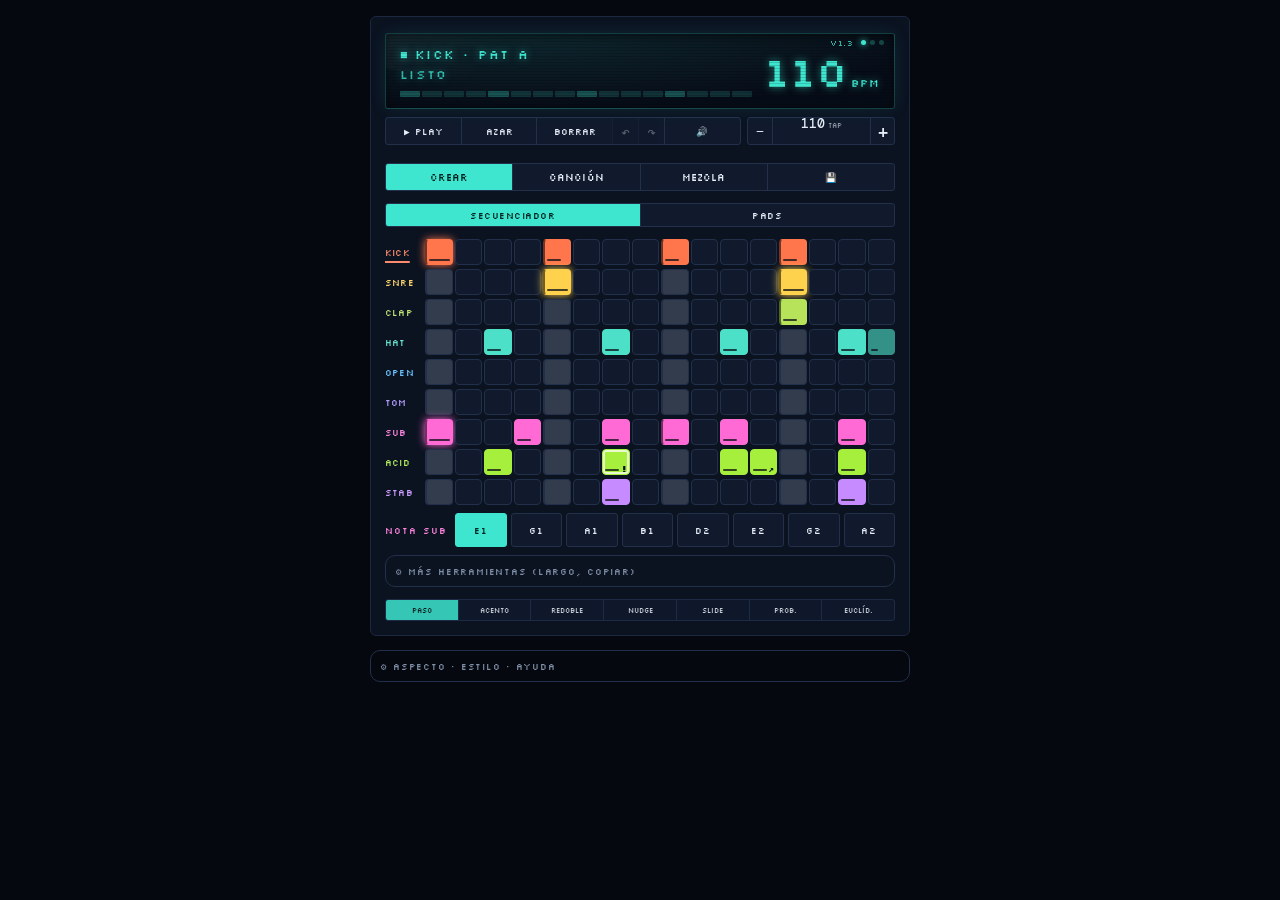
<file: versions/pulso-studio-v1.3.html>
<!doctype html><html><head><meta charset=utf8><meta name=viewport content="width=device-width,initial-scale=1,viewport-fit=cover"><style>:root{color-scheme:light;box-sizing:border-box;padding-top:env(safe-area-inset-top,0px);padding-bottom:env(safe-area-inset-bottom,0px)}html{scroll-padding-top:env(safe-area-inset-top,0px)}body{margin:0;padding:0;font:14.7px -apple-system,BlinkMacSystemFont,sans-serif;background:#fff;color:#000}img{max-width:100%}[hidden]:not([hidden=until-found i]){display:none!important}
/* ===== v1.2 layout compacto "Directo" ===== */
.device{padding:10px;gap:8px}.lcd{min-height:58px;padding:7px 12px}.lcd .big{font-size:33.6px}.lcd canvas{height:44px}
.tabs>button{min-height:32px}.subtabs>button{min-height:28px}.brand.foot{display:none}
#t-seq{display:flex;flex-direction:column;gap:8px}
#t-seq .seg>button,#t-seq .seg>.val{min-height:30px}
#t-seq .emode>button{font-size:9.45px}
#t-seq .mtx{gap:4px}
#t-seq .trk{flex-direction:row;align-items:center;gap:4px}
#t-seq .rh{flex:0 0 36px;min-width:0}
#t-seq .rh .ri,#t-seq .rh .ms{display:none}
#t-seq .rn{font-size:9.45px;letter-spacing:.02em;padding:0;gap:3px}
#t-seq .cells{flex:1;min-width:0;gap:2px}
#t-seq #grid .step{height:26px;border-radius:4px}
#t-seq #grid .step .n{display:none}
#t-seq #grid.focus .trk:not(.sel) .step{height:12px}
#t-seq #grid.focus .trk.sel .step{height:34px}
.more,.more2{border:1px solid var(--keyedge);border-radius:10px;padding:0 10px}
.more>summary,.more2>summary{cursor:pointer;font-family:var(--disp);font-size:9.45px;letter-spacing:.08em;color:var(--mute);min-height:30px;display:flex;align-items:center;list-style:none}
.more[open]{padding-bottom:10px;display:flex;flex-direction:column;gap:8px}.more[open]>summary{margin-bottom:2px}
.dock{display:flex;flex-direction:column;gap:8px;border-top:1px solid var(--keyedge);padding-top:8px}
.dks{display:grid;grid-template-columns:repeat(10,1fr);gap:3px}
.dk{display:flex;flex-direction:column;gap:3px;min-width:0}.dk.mt{opacity:.45}
.dfad{position:relative;height:92px;background:var(--track);border-radius:6px;touch-action:none}
.dcap{position:absolute;left:2px;right:2px;height:14px;border-radius:3px;background:var(--c);bottom:0}
.dk .vs{flex-direction:column;border-radius:6px}.dk .vs>button{min-height:21px;border-left:0;border-top:1px solid var(--keyedge);font-size:9.45px;padding:0}.dk .vs>:first-child{border-top:0}
.dn{background:none;border:0;padding:0;min-height:18px;font-family:var(--disp);font-size:8.4px;letter-spacing:0;color:color-mix(in srgb,var(--c) var(--lp),var(--lt))}
.dk.sel .dn{text-decoration:underline;text-underline-offset:3px;text-decoration-thickness:2px}
.dkm{display:grid;grid-template-columns:repeat(3,1fr);gap:2px 12px}
.dkm .k label{font-size:9.45px;letter-spacing:.04em;white-space:nowrap}.dkm input[type=range]{height:24px}
.pbar .pts .seg>button{min-height:30px}
.hint{font-size:11.55px}
</style></head><body>
<title>Pulso Studio</title>
<link rel="stylesheet" href="https://fonts.googleapis.com/css2?family=DM+Mono:wght@400;500&family=Silkscreen:wght@400;700&display=swap">
<style>
/* Layout: sticky LCD + transport on top, tab bar (Seq/Mix/FX/Canal), one panel at a time; skins swap tokens only */
:root{
  --lp:45%;--lt:#000;--page:#dfe3e6;--pfg:#3a444b;--dev:#f4f5f3;--edge:#c3cacf;--lcd:#c5d8b8;--lcdfg:#1f2a1a;
  --key:#e2e6e8;--keyedge:#b4bcc2;--on:#ff5a1f;--onfg:#fff;--fg:#1d2226;--mute:#56626a;--led:#ff5a1f;--track:#c9d0d4;
  --disp:'Silkscreen','Courier New',monospace;--mono:'DM Mono',ui-monospace,Menlo,monospace;
  color-scheme:light;
}
@media (prefers-color-scheme:dark){:root:not([data-skin]){
  --lp:82%;--lt:var(--fg);--page:#090b0d;--pfg:#9aa5ad;--dev:#16191d;--edge:#2a3037;--lcd:#0b1a1d;--lcdfg:#43e3f2;
  --key:#23282e;--keyedge:#343b43;--on:#22d3ee;--onfg:#04181b;--fg:#e7ecef;--mute:#8a949c;--led:#22d3ee;--track:#2f363d;color-scheme:dark}}
:root[data-skin="dark"]{--lp:82%;--lt:var(--fg);--page:#090b0d;--pfg:#9aa5ad;--dev:#16191d;--edge:#2a3037;--lcd:#0b1a1d;--lcdfg:#43e3f2;--key:#23282e;--keyedge:#343b43;--on:#22d3ee;--onfg:#04181b;--fg:#e7ecef;--mute:#8a949c;--led:#22d3ee;--track:#2f363d;color-scheme:dark}
:root[data-skin="light"]{--lp:45%;--lt:#000;--page:#dfe3e6;--pfg:#3a444b;--dev:#f4f5f3;--edge:#c3cacf;--lcd:#c5d8b8;--lcdfg:#1f2a1a;--key:#e2e6e8;--keyedge:#b4bcc2;--on:#ff5a1f;--onfg:#fff;--fg:#1d2226;--mute:#56626a;--led:#ff5a1f;--track:#c9d0d4;color-scheme:light}
:root[data-skin="orange"]{--lp:0%;--lt:var(--fg);--page:#1b1b1d;--pfg:#b9b9bd;--dev:#ff6a13;--edge:#d9540a;--lcd:#cbd8b2;--lcdfg:#25301a;--key:#f1ece0;--keyedge:#b8480a;--on:#1f1f22;--onfg:#fff;--fg:#1a0d04;--mute:#5e2607;--led:#141416;--track:#b8480a;color-scheme:light}
:root[data-skin="sub"]{--lp:82%;--lt:var(--fg);--page:#07030d;--pfg:#b9a6d6;--dev:#170a26;--edge:#2c1649;--lcd:#0f0620;--lcdfg:#c58bff;--key:#26133d;--keyedge:#3a2160;--on:#b26bff;--onfg:#12061f;--fg:#efe6ff;--mute:#9a84bd;--led:#ff4fd8;--track:#3a2160;color-scheme:dark}
:root[data-skin="green"]{--lp:82%;--lt:var(--fg);--page:#030a06;--pfg:#9cc9ac;--dev:#0c1811;--edge:#1c3426;--lcd:#07120b;--lcdfg:#46ff9c;--key:#15281c;--keyedge:#214030;--on:#46ff9c;--onfg:#04140a;--fg:#dcf8e7;--mute:#7ba58b;--led:#46ff9c;--track:#214030;color-scheme:dark}
:root[data-skin="neon"]{--lp:82%;--lt:var(--fg);--page:#05080f;--pfg:#93a1b8;--dev:#0b1220;--edge:#1c2740;--lcd:#070d18;--lcdfg:#3ee6d0;--key:#101a2c;--keyedge:#22304b;--on:#3ee6d0;--onfg:#03211d;--fg:#e6edf7;--mute:#8090a8;--led:#3ee6d0;--track:#22304b;color-scheme:dark}

*{box-sizing:border-box}
body{background:var(--page);color:var(--pfg);font-family:var(--mono);padding-inline:16px;padding-block:16px 28px;-webkit-tap-highlight-color:transparent}
button,select,input{font:inherit;color:inherit}
button{touch-action:manipulation;cursor:pointer;-webkit-user-select:none;user-select:none}
button:focus-visible,select:focus-visible,input:focus-visible{outline:2px solid var(--on);outline-offset:2px}
.wrap{max-width:440px;margin-inline:auto;display:flex;flex-direction:column;gap:14px}
.skins{display:flex;gap:8px;flex-wrap:wrap;align-items:center;justify-content:space-between}
.skins span{font-family:var(--disp);font-size:11.55px;letter-spacing:.12em;text-transform:uppercase}
.skins div{display:flex;gap:6px;flex-wrap:wrap}
.sk{border:1px solid var(--pfg);background:transparent;border-radius:999px;padding:5px 10px;font-family:var(--disp);font-size:10.5px;letter-spacing:.06em;text-transform:uppercase;color:var(--pfg)}
.sk[aria-pressed="true"]{background:var(--pfg);color:var(--page)}
.device{background:var(--dev);color:var(--fg);border:1px solid var(--edge);border-radius:22px;padding:14px;display:flex;flex-direction:column;gap:12px;box-shadow:0 14px 34px rgba(0,0,0,.22)}
.brand{display:flex;justify-content:space-between;align-items:baseline;font-family:var(--disp);letter-spacing:.14em;font-size:12.6px;text-transform:uppercase}
.brand b{font-size:16.8px}.brand em{font-style:normal;color:var(--mute);font-size:10.5px}
.head{position:sticky;top:env(safe-area-inset-top,0px);z-index:5;background:var(--dev);display:flex;flex-direction:column;gap:8px;padding-block:2px 6px}
.lcd{background:var(--lcd);color:var(--lcdfg);border-radius:10px;padding:7px 12px;display:grid;grid-template-columns:1fr auto;gap:0 12px;align-items:center;box-shadow:inset 0 2px 6px rgba(0,0,0,.35);font-family:var(--disp)}
.lcd .l1,.lcd .l2{font-size:10.5px;letter-spacing:.1em;text-transform:uppercase;min-width:0;font-variant-numeric:tabular-nums}
.lcd .l2{opacity:.8}
.lcd .big{font-size:27.3px;line-height:1;grid-row:span 2;text-align:right;font-variant-numeric:tabular-nums}
.lcd .big small{font-size:9.45px;letter-spacing:.1em;margin-left:3px}
.trans{display:grid;grid-template-columns:1.7fr 1fr;gap:8px}
/* segmented multi-button */
.seg{display:flex;border:1px solid var(--keyedge);border-radius:10px;overflow:hidden;background:var(--key);min-width:0}
.seg>button,.seg>.val{flex:1;min-width:0;border:0;border-left:1px solid var(--keyedge);background:transparent;color:var(--fg);min-height:40px;font-family:var(--disp);font-size:10.5px;letter-spacing:.06em;text-transform:uppercase;padding:0 4px;display:grid;place-items:center}
.seg>:first-child{border-left:0}
.seg>button:active{background:var(--keyedge)}
.seg>button[aria-pressed="true"]{background:var(--on);color:var(--onfg)}
.seg .hd{flex:0 0 38px;font-size:16.8px}
.seg .val small{font-size:8.4px;opacity:.6;margin-top:-2px}
.seg .val span{font-family:var(--mono);font-size:14.7px;font-weight:500}
.tabs>button{min-height:38px;font-size:11.55px}
.subtabs[hidden]{display:none}.subtabs>button{min-height:32px;font-size:10.5px}
/* modo foco: pista elegida grande (2x8), resto mini */
#grid.focus .trk:not(.sel) .step{aspect-ratio:auto;height:12px;border-radius:4px;box-shadow:none}
#grid.focus .trk:not(.sel) .step :is(.n,.v,.x){display:none}
#grid.focus .trk:not(.sel){gap:2px}
#grid.focus .trk.sel .cells{grid-template-columns:repeat(8,1fr);gap:5px}
#grid.focus .trk.sel .step{font-size:16.8px}
#grid.focus .trk:not(.sel) .ms{display:none}
.tab{display:flex;flex-direction:column;gap:12px}
.tab[hidden]{display:none}
.fn{background:var(--key);border:1px solid var(--keyedge);border-radius:10px;min-height:40px;font-family:var(--disp);font-size:10.5px;letter-spacing:.08em;text-transform:uppercase;color:var(--fg);box-shadow:0 2px 0 var(--keyedge)}
.fn[aria-pressed="true"]{background:var(--on);color:var(--onfg);border-color:var(--on)}
/* channel chips: name + M/S in one block */
.chips{display:grid;grid-template-columns:repeat(7,1fr);gap:4px}
.chip{display:flex;flex-direction:column;gap:3px;min-width:0}
.chip .nm{position:relative;min-height:36px;background:var(--key);border:1px solid var(--keyedge);border-radius:8px;font-family:var(--disp);font-size:9.45px;letter-spacing:.04em;color:var(--fg);padding:0;box-shadow:0 2px 0 var(--keyedge)}
.chip .nm[aria-pressed="true"]{background:var(--on);color:var(--onfg);border-color:var(--on)}
.chip .nm i{position:absolute;top:3px;right:3px;width:4px;height:4px;border-radius:50%;background:currentColor;opacity:0}
.chip .nm.has i{opacity:.8}
.ms{border-radius:7px}
.ms>button{min-height:22px;font-size:9.45px;padding:0}
.ms>.m[aria-pressed="true"]{background:var(--mute);color:var(--dev)}
.strip{display:grid;grid-template-columns:1fr 1fr;gap:8px}
.notes{display:grid;grid-template-columns:repeat(8,1fr);gap:4px}
.notes .fn{min-height:34px;font-size:9.45px;padding:0;box-shadow:none}
.grid{display:grid;grid-template-columns:repeat(4,1fr);gap:9px}
.step{position:relative;aspect-ratio:1;background:var(--key);border:1px solid var(--keyedge);border-radius:12px;color:var(--fg);font-family:var(--disp);font-size:13.65px;display:grid;place-items:center;box-shadow:0 3px 0 var(--keyedge);min-width:0;padding:0;-webkit-touch-callout:none}
.step:active{transform:translateY(2px);box-shadow:0 1px 0 var(--keyedge)}
.step.beat{border-color:var(--mute)}
.step.on{background:var(--on);color:var(--onfg);border-color:var(--on)}
.step.out{opacity:.35}
.step .n{position:absolute;left:7px;top:5px;font-size:8.4px;opacity:.55}
.step .v{position:absolute;left:8px;bottom:6px;height:3px;border-radius:2px;background:currentColor;opacity:.75;width:0}
.step::after{content:"";position:absolute;right:7px;top:7px;width:6px;height:6px;border-radius:50%;background:var(--led);opacity:0}
.step.ph::after{opacity:1;box-shadow:0 0 8px var(--led)}
.step.ph:not(.on){border-color:var(--led)}
.pbar{display:grid;grid-template-columns:1fr;gap:8px}
.pts{display:grid;grid-template-columns:repeat(4,1fr);gap:6px}
.pts .seg.pl{border-color:var(--led);box-shadow:0 0 0 1px var(--led)}
.pts .seg>button:first-child{font-size:12.6px}
.pts .seg>.pc{flex:0 0 26px;font-size:9.45px}
.pts .seg>.pc[aria-pressed="true"]{background:var(--fg);color:var(--dev)}
/* mixer */
.mix{display:grid;grid-template-columns:repeat(8,1fr);gap:3px}
.mc{display:flex;flex-direction:column;gap:4px;min-width:0;align-items:stretch}
.mc.mt{opacity:.5}
.fv{font-size:9.45px;text-align:center;color:var(--mute);font-variant-numeric:tabular-nums;min-height:11px}
.fad{position:relative;height:150px;background:var(--track);border-radius:7px;touch-action:none}
.meter{position:absolute;left:38%;right:38%;top:5px;bottom:5px;background:rgba(0,0,0,.28);border-radius:3px;overflow:hidden}
.meter i{position:absolute;left:0;right:0;bottom:0;height:100%;background:var(--led);transform:scaleY(0);transform-origin:bottom;will-change:transform}
.cap{position:absolute;left:3px;right:3px;height:18px;background:var(--fg);border-radius:4px;bottom:0}
.cap::after{content:"";position:absolute;left:4px;right:4px;top:8px;height:2px;background:var(--dev)}
.pn{position:relative;height:16px;background:var(--track);border-radius:5px;touch-action:none}
.pn::before{content:"";position:absolute;left:50%;top:3px;bottom:3px;width:1px;background:var(--mute)}
.pn b{position:absolute;top:2px;width:10px;height:12px;border-radius:3px;background:var(--fg)}
.nm2{min-height:26px;background:var(--key);border:1px solid var(--keyedge);border-radius:7px;font-family:var(--disp);font-size:8.4px;letter-spacing:.02em;color:var(--fg);padding:0}
/* fx + canal */
.card{border:1px solid var(--keyedge);border-radius:12px;padding:10px;display:flex;flex-direction:column;gap:10px}
.card .hd2{display:flex;justify-content:space-between;align-items:center}
h2,h3{margin:0;font-family:var(--disp);font-size:10.5px;letter-spacing:.14em;text-transform:uppercase;color:var(--mute);font-weight:400}
.tg{min-height:28px;padding:0 12px;border-radius:999px;border:1px solid var(--keyedge);background:var(--key);font-family:var(--disp);font-size:9.45px;letter-spacing:.08em;text-transform:uppercase;color:var(--fg)}
.tg[aria-pressed="true"]{background:var(--on);color:var(--onfg);border-color:var(--on)}
.knobs{display:grid;grid-template-columns:1fr 1fr;gap:6px 16px}
.k{display:flex;flex-direction:column;gap:2px;min-width:0}
.k label{display:flex;justify-content:space-between;font-family:var(--disp);font-size:10.5px;letter-spacing:.1em;text-transform:uppercase;color:var(--mute)}
.k label output{color:var(--fg);font-family:var(--mono);font-size:11.55px}
input[type=range]{width:100%;height:30px;background:transparent;-webkit-appearance:none;appearance:none;margin:0}
input[type=range]::-webkit-slider-runnable-track{height:6px;border-radius:3px;background:var(--track)}
input[type=range]::-moz-range-track{height:6px;border-radius:3px;background:var(--track)}
input[type=range]::-webkit-slider-thumb{-webkit-appearance:none;width:24px;height:24px;border-radius:50%;background:var(--on);border:3px solid var(--dev);margin-top:-9px;box-shadow:0 0 0 1px var(--keyedge)}
input[type=range]::-moz-range-thumb{width:18px;height:18px;border-radius:50%;background:var(--on);border:3px solid var(--dev)}
.selects{display:grid;grid-template-columns:1fr 1fr;gap:10px 16px}
select{width:100%;min-height:40px;background:var(--key);border:1px solid var(--keyedge);border-radius:10px;padding:0 8px;font-family:var(--mono);font-size:13.65px;color:var(--fg)}
.note{margin:0;font-size:11.55px;line-height:1.5;color:var(--mute)}
.hint{font-size:11.55px;line-height:1.5;text-align:center;padding-inline:6px;margin:0}
/* visuals: lcd scope, breathing pads, styles, stage */
:root{--ch:#ff764d}
.device{position:relative}
.lcd{position:relative;cursor:pointer}
.lcd canvas{grid-column:1;grid-row:1/3;width:100%;height:40px;display:block;min-width:0}
.lcd[data-v="info"] canvas,.lcd[data-v="info"] .md{display:none}
.lcd:not([data-v="info"]) .l1,.lcd:not([data-v="info"]) .l2{display:none}
.lcd .md{position:absolute;left:12px;top:4px;font-size:7.35px;letter-spacing:.14em;opacity:.7;pointer-events:none}
.seg>button:disabled{opacity:.35;cursor:default}
.grid{--p:0}
.step{transition:box-shadow .45s ease-out}
.step.ph{box-shadow:0 3px 0 var(--keyedge),inset 0 0 0 2px var(--led),0 0 12px var(--led);transition:none}
.mtx{position:relative}
.mtx>.glow{position:absolute;inset:-6px;border-radius:12px;box-shadow:0 0 22px var(--ch),inset 0 0 14px var(--ch);opacity:0;pointer-events:none;will-change:opacity;z-index:0}
.led{position:absolute;inset:-1px;border-radius:inherit;pointer-events:none;opacity:0;will-change:opacity;box-shadow:0 0 12px var(--c,var(--led))}
.rn{position:relative}.rn .led{inset:0 -4px;border-radius:4px;box-shadow:none;background:color-mix(in srgb,var(--c) 30%,transparent)}
#grid .step{transition:none}
.step.on[data-v="1"]:not(.out){opacity:.62}
.step.on[data-v="3"]{box-shadow:0 3px 0 var(--keyedge),0 0 10px var(--on)}
.step.on.ph{box-shadow:inset 0 0 0 2px var(--led),0 0 16px var(--on)}
.chip .nm{box-shadow:0 2px 0 var(--keyedge)}
/* style: hardware */
:root[data-style="hw"] .device::before{--scr:radial-gradient(circle,var(--mute) 0 2px,transparent 2.6px);content:"";position:absolute;inset:5px;pointer-events:none;
  background:var(--scr) left top/7px 7px no-repeat,var(--scr) right top/7px 7px no-repeat,var(--scr) left bottom/7px 7px no-repeat,var(--scr) right bottom/7px 7px no-repeat}
:root[data-style="hw"] :is(.fn,.seg,.step,.chip .nm,.nm2){background-image:linear-gradient(180deg,rgba(255,255,255,.13),rgba(0,0,0,.07))}
:root[data-style="hw"] .lcd{outline:3px solid var(--keyedge)}
:root[data-style="hw"] .brand{border-bottom:1px dashed var(--edge);padding-bottom:8px}
/* style: ableton */
:root[data-style="abl"] .device{border-radius:6px;box-shadow:none}
:root[data-style="abl"] :is(.step,.fn,.seg,.chip .nm,.nm2,.lcd,.card,select,.fad,.pn,.tg,.sk){border-radius:3px}
:root[data-style="abl"] :is(.step,.fn){box-shadow:none}
:root[data-style="abl"] .step:active{transform:none}
:root[data-style="abl"] .step.on{background:var(--ch);border-color:var(--ch);color:#111}
:root[data-style="abl"] .step.on[data-v="3"]{box-shadow:none}
:root[data-style="abl"] .step.ph{box-shadow:inset 0 0 0 2px var(--led)}
:root[data-style="abl"] .step.on.ph{box-shadow:inset 0 0 0 2px var(--fg)}
:root[data-style="abl"] .chip .nm{border-bottom:3px solid var(--c);box-shadow:none}
:root[data-style="abl"] .chip .nm[aria-pressed="true"]{background:var(--c);border-color:var(--c);color:#111}
:root[data-style="abl"] .cap{background:var(--c)}
/* stage mode */
:root[data-stage] :is(.brand,.hint,#tabs,#subs,.strip,.pbar>.seg,.emode,.tools){display:none}
[hidden]{display:none!important}
.emode>button{min-height:30px;font-size:9.45px;white-space:nowrap}
.tools{display:grid;grid-template-columns:1fr;gap:8px}
.tools .seg>button{min-height:34px;font-size:9.45px;white-space:nowrap}
.tools .seg .ek{flex:0 0 44px;font-size:15.75px}
.tools .seg>button:disabled{opacity:.35}
#grid .step .x{position:absolute;right:2px;bottom:2px;font-size:8.4px;font-weight:700;line-height:1;letter-spacing:0;pointer-events:none}
#grid .step.on.ac{box-shadow:inset 0 0 0 2px rgba(255,255,255,.75)}
#grid[data-em="acc"],#grid[data-em="rt"],#grid[data-em="nd"],#grid[data-em="sl"]{outline:1px dashed var(--led);outline-offset:3px;border-radius:6px}
#shT{width:100%;box-sizing:border-box;font-family:var(--mono);font-size:10.5px;background:var(--key);color:var(--fg);border:1px solid var(--keyedge);border-radius:8px;padding:6px;resize:vertical;min-height:54px}
.smpn{font-size:10.5px;color:var(--mute);max-width:55%;overflow:hidden;text-overflow:ellipsis;white-space:nowrap}
:root[data-stage] .wrap{max-width:640px}
:root[data-stage] .lcd canvas{height:76px}
:root[data-stage] .grid{gap:12px}
:root[data-stage] .step{font-size:16.8px;border-radius:16px}
:root[data-stage] .step.on{box-shadow:0 0 12px var(--on)}
:root[data-stage] .device{background-image:radial-gradient(120% 60% at 50% 0%,color-mix(in srgb,var(--on) 14%,transparent),transparent)}
/* matrix sequencer: 7 tracks x 16 steps */
.wrap{max-width:540px}
.mtx{display:flex;flex-direction:column;gap:10px}
.trk{display:flex;flex-direction:column;gap:5px}
.trk.mt{opacity:.45}
.rh{display:flex;align-items:center;gap:8px}
.rn{background:none;border:0;padding:4px 0;font-family:var(--disp);font-size:12.6px;letter-spacing:.12em;color:color-mix(in srgb,var(--c) var(--lp),var(--lt));text-align:left}
.trk.sel .rn{text-decoration:underline;text-underline-offset:5px;text-decoration-thickness:2px}
.ri{flex:1;min-width:0;font-size:9.45px;color:var(--mute);letter-spacing:.06em}
.rh .ms{flex:0 0 66px}
.rh .ms>button{min-height:26px}
.cells{display:grid;grid-template-columns:repeat(16,1fr);gap:3px}
#grid .step{aspect-ratio:auto;height:34px;border-radius:5px;box-shadow:none;font-size:7.35px}
#grid .step::after{display:none}
#grid .step .n{left:3px;top:2px;font-size:7.35px}
#grid .step .v{left:2px;bottom:3px;height:2px}
#grid .step.beat:not(.on){border-color:var(--keyedge);background:color-mix(in srgb,var(--fg) 7%,var(--key))}
#grid .step.on{background:var(--c);border-color:var(--c);color:#0b0f17}
#grid .step.on .n{opacity:.8;font-weight:700}
#grid .step.on[data-v="3"]{box-shadow:0 0 8px var(--c)}
#grid .step.ph{box-shadow:inset 0 0 0 2px var(--led)}
#grid .step.ph:not(.on){background:color-mix(in srgb,var(--c) 25%,var(--key))}
#grid .step.on.ph{box-shadow:inset 0 0 0 2px var(--fg),0 0 12px var(--c)}
:root[data-stage] #grid .step{height:46px}
.nrow{display:flex;align-items:center;gap:8px}
.nrow{--c:#ff6ad5}.nrow span{flex:0 0 auto;min-width:62px;font-family:var(--disp);font-size:9.45px;letter-spacing:.1em;color:color-mix(in srgb,var(--c) var(--lp),var(--lt))}
.nrow .notes{flex:1;min-width:0}
/* mixer cards */
.mix{grid-template-columns:repeat(5,1fr);gap:6px}
.mc{border:1px solid var(--keyedge);border-radius:12px;padding:8px 6px;gap:6px;background:color-mix(in srgb,var(--key) 45%,transparent)}
.mc .nm2{order:-1;background:none;border:0;box-shadow:none;color:color-mix(in srgb,var(--c) var(--lp),var(--lt));font-size:10.5px;min-height:22px}
.mc .fv{order:1;color:var(--fg)}
.mc .fad{height:120px;width:26px;margin-left:calc(50% - 24px);margin-right:0}
.mc{padding:8px 3px}.mc .nm2{font-size:9.45px}
.dbs{position:absolute;left:100%;top:9px;bottom:9px;margin-left:5px;width:24px;pointer-events:none}
.dbs span{position:absolute;left:0;font-size:8.4px;line-height:1;color:var(--mute);transform:translateY(50%);font-variant-numeric:tabular-nums;white-space:nowrap}
.dbs span::before{content:"";display:inline-block;width:4px;height:1px;background:currentColor;vertical-align:middle;margin-right:2px}
.dbs span.z{color:var(--fg)}
.mc .cap{background:var(--c)}
/* eq + file tabs */
.tabs>button{padding-inline:2px}
.eqt{display:grid;grid-template-columns:repeat(8,1fr);gap:4px}
.eqt button{min-height:34px;background:var(--key);border:1px solid var(--keyedge);border-bottom:3px solid var(--c);border-radius:7px;font-family:var(--disp);font-size:8.4px;color:var(--fg);padding:0}
.eqt button[aria-pressed="true"]{background:var(--c);border-color:var(--c);color:#0b0f17}
.eqt button.mod::after{content:"•";margin-left:1px}
#eqc{width:100%;height:230px;display:block;background:var(--lcd);border-radius:10px;touch-action:none}
.eqk{display:grid;grid-template-columns:1fr 1fr;gap:6px 16px;margin-top:8px}.eqk .k:first-child{grid-column:1/-1}#eqCtl{display:grid;gap:6px;margin-top:6px}#eqCtl[hidden],#eqSl[hidden],.eqk .k[hidden]{display:none}.eqact{display:flex;gap:4px}.eqm{min-width:44px;min-height:30px;border:1px solid var(--keyedge);border-radius:7px;background:var(--key);color:var(--fg);font-family:var(--disp);font-size:11.55px}.eqm[aria-pressed="true"]{background:var(--on);color:var(--onfg)}
.eqb{display:grid;grid-template-columns:repeat(9,1fr);gap:3px;margin-top:6px}
.eqb button{min-height:40px;display:flex;flex-direction:column;align-items:center;justify-content:center;gap:1px;background:var(--key);border:1px solid var(--keyedge);border-bottom:3px solid var(--c);border-radius:7px;color:var(--fg);padding:0}
.eqb button span{font-size:14.7px;line-height:1}.eqb button small{font-family:var(--mono);font-size:9.45px;opacity:.8}
.eqb button[aria-pressed="true"]{background:var(--c);border-color:var(--c);color:#0b0f17}
#eqBn{color:var(--fg)}
.saverow{display:flex;gap:8px}
.saverow input{flex:1;min-width:0;min-height:40px;background:var(--key);border:1px solid var(--keyedge);border-radius:10px;padding:0 10px;color:var(--fg);font-family:var(--mono);font-size:14.7px}
.saverow .fn{flex:0 0 auto;padding-inline:12px}
.plist{display:flex;flex-direction:column;gap:6px}
.pi{display:flex;align-items:center;gap:8px;border:1px solid var(--keyedge);border-radius:10px;padding:6px 6px 6px 10px}
.pi>div:first-child{flex:1;min-width:0;display:flex;flex-direction:column}
.k label output{text-transform:none}
.pi b{font-size:13.65px;font-weight:500;overflow:hidden;text-overflow:ellipsis;white-space:nowrap}
.pi small{font-size:10.5px;color:var(--mute)}
.pi .seg{flex:0 0 auto}
.pi .seg>button{min-height:34px;padding:0 10px}
.pi .seg>button.del[data-arm]{background:#e5484d;color:#fff}
.empty{font-size:12.6px;color:var(--mute);text-align:center;padding:10px}
.fxnav{display:flex;gap:6px;overflow-x:auto;scrollbar-width:none;padding-bottom:2px;-webkit-overflow-scrolling:touch}
.fxnav::-webkit-scrollbar{display:none}
.fxnav button{flex:0 0 auto;display:flex;align-items:center;gap:5px;min-height:32px;padding:0 10px;border-radius:999px;border:1px solid var(--keyedge);background:var(--key);color:var(--fg);font-family:var(--disp);font-size:9.45px;letter-spacing:.06em;text-transform:uppercase}
.fxnav button i{width:7px;height:7px;border-radius:50%;background:var(--keyedge)}
.fxnav button.on i{background:var(--c);box-shadow:0 0 6px var(--c)}
.fxl{display:flex;flex-direction:column;gap:10px}
.fxc{border:1px solid var(--keyedge);border-left:4px solid var(--c);border-radius:12px;padding:10px;display:flex;flex-direction:column;gap:9px;background:linear-gradient(180deg,color-mix(in srgb,var(--c) 9%,transparent),transparent 70%);scroll-margin-top:220px}
.fxc:not(.on){border-left-color:var(--keyedge);background:none}
.fxh{display:flex;align-items:center;gap:8px}
.fxh .fxi{font-size:16.8px;line-height:1}
.fxh h3{flex:1;color:var(--fg);font-size:11.55px}
.fxc .tg[aria-pressed="true"]{background:var(--c);border-color:var(--c);color:#0b0f17}
.fxg{width:100%;height:64px;display:block;background:var(--lcd);border-radius:8px;box-shadow:inset 0 2px 6px rgba(0,0,0,.3)}
.fxc:not(.on) .fxg{opacity:.4}
.fxc .seg>button[aria-pressed="true"]{background:var(--c);color:#0b0f17}
.fxc .seg>button{min-height:34px}
.fxc input[type=range]::-webkit-slider-thumb{background:var(--c)}
.fxc input[type=range]::-moz-range-thumb{background:var(--c)}
.fxc .k label output{color:var(--fg)}
:root[data-style="abl"] :is(.fxc,.fxg,.fxnav button){border-radius:3px}
.msbar{--c:#9fb0c8;border:1px solid var(--keyedge);border-left:4px solid var(--c);border-radius:10px;padding:6px 8px 8px;display:grid;grid-template-columns:auto 1fr 1fr 1fr;gap:2px 10px;align-items:end;background:var(--dev);position:relative}
.msbar .mt{grid-row:1/3;font-family:var(--disp);font-size:9.45px;letter-spacing:.1em;color:var(--fg);align-self:center;display:flex;flex-direction:column;align-items:center;gap:2px}
.msbar .mt b{font-size:14.7px;font-weight:400}
.msbar .k label{font-size:8.4px}.msbar .k label output{font-size:10.5px}
.msbar input[type=range]{height:24px}
.msbar input[type=range]::-webkit-slider-thumb{width:18px;height:18px;margin-top:-6px;background:var(--c)}
.msbar input[type=range]::-moz-range-thumb{width:14px;height:14px;background:var(--c)}
.msbar .lvl{position:absolute;left:4px;right:6px;bottom:2px;height:3px;border-radius:2px;background:color-mix(in srgb,var(--fg) 15%,transparent);overflow:hidden}
.msbar .lvl i{position:absolute;inset:0;background:var(--c);transform:scaleX(0);transform-origin:left;will-change:transform}
.msbar .lvl i.hot{background:#e5484d}
:root[data-style="abl"] .msbar{border-radius:3px}
.msbar[hidden]{display:none}
#aud[aria-pressed="false"]{background:var(--key);color:var(--mute)}
#prec[data-rec]{background:#e5484d;color:#fff;border-color:#e5484d}
/* LCD look: glass glow, scanlines, status row, step strip, mode dots */
.lcd{grid-template-rows:auto auto auto;background:radial-gradient(130% 150% at 25% 0%,color-mix(in srgb,var(--lcdfg) 13%,var(--lcd)),var(--lcd) 65%);border:1px solid color-mix(in srgb,var(--lcdfg) 22%,transparent);box-shadow:inset 0 2px 12px rgba(0,0,0,.55),0 0 18px color-mix(in srgb,var(--lcdfg) 10%,transparent);overflow:hidden}
.lcd::after{content:"";position:absolute;inset:0;pointer-events:none;background:repeating-linear-gradient(0deg,rgba(0,0,0,.16) 0 1px,transparent 1px 3px)}
.lcd::before{content:"";position:absolute;left:-20%;top:-60%;width:70%;height:120%;pointer-events:none;background:linear-gradient(115deg,rgba(255,255,255,.07),transparent 60%);transform:rotate(8deg)}
.lcd .l1,.lcd .l2,.lcd .big{text-shadow:0 0 8px color-mix(in srgb,var(--lcdfg) 55%,transparent)}
.lcd .big{grid-row:1/4!important;grid-column:2}
.lcd .l1,.lcd .l2,.lsteps{grid-column:1}
.lcd canvas{grid-row:1/4!important}
.lsteps{display:grid;grid-template-columns:repeat(16,1fr);gap:2px;margin-top:6px;min-width:0}
.lsteps i{height:6px;border-radius:1px;background:color-mix(in srgb,var(--lcdfg) 16%,transparent)}
.lsteps i.b{background:color-mix(in srgb,var(--lcdfg) 30%,transparent)}
.lsteps i.on{background:var(--lcdfg);box-shadow:0 0 6px var(--lcdfg)}
.lcd:not([data-v="info"]) .lsteps{display:none}
.ldots{position:absolute;right:10px;top:6px;display:flex;gap:4px;pointer-events:none;z-index:1}
.ldots i{width:5px;height:5px;border-radius:50%;background:var(--lcdfg);opacity:.25}
.lcd[data-v="info"] .ldots i:nth-child(1),.lcd[data-v="wave"] .ldots i:nth-child(2),.lcd[data-v="spec"] .ldots i:nth-child(3){opacity:1;box-shadow:0 0 6px var(--lcdfg)}
.lcd .l1 b{display:inline-block;min-width:1.2em}
/* slim transport bar */
.trans{gap:6px}
.trans .seg{border-radius:8px}
.trans .seg>button,.trans .seg>.val{min-height:26px;height:26px;font-size:9.45px;white-space:nowrap;padding:0 3px}
.trans .seg .hd{flex:0 0 28px;font-size:13.65px}
.trans .seg .val{display:flex;align-items:baseline;justify-content:center;gap:3px}
.trans .seg .val span{font-size:12.6px;line-height:1}
.trans .seg .val small{font-size:7.35px;margin:0}
/* bigger LCD, brand + looks moved to the footer */
.lcd{padding:10px 14px;min-height:76px}
.lcd .l1,.lcd .l2{font-size:12.6px}
.lcd .big{font-size:42px}
.lcd .big small{font-size:10.5px}
.lcd canvas{height:60px}
.lcd .md{font-size:8.4px}
:root[data-stage] .lcd canvas{height:96px}
.brand.foot{border-top:1px dashed var(--edge);padding-top:8px;opacity:.8}
:root[data-style="hw"] .brand.foot{border-bottom:0;padding-bottom:0}
.pie{display:flex;flex-direction:column;gap:10px;padding-top:4px}
:root[data-stage] .pie{display:none}
.stagex{display:none}
:root[data-stage] .wrap{padding-bottom:70px}
:root[data-stage] .stagex{display:flex;align-items:center;gap:6px;position:fixed;bottom:calc(14px + env(safe-area-inset-bottom));left:50%;transform:translateX(-50%);z-index:60;min-height:36px;padding:0 14px;border-radius:999px;border:1px solid var(--led);background:var(--dev);color:var(--fg);font-family:var(--disp);font-size:10.5px;letter-spacing:.08em;text-transform:uppercase;box-shadow:0 0 12px color-mix(in srgb,var(--led) 40%,transparent)}
/* Pulso Studio additions: 9 channels, pads, song */
.tabs>button{font-size:9.45px;min-height:36px;letter-spacing:.02em}
.chips{grid-template-columns:repeat(5,1fr)}
.eqt{grid-template-columns:repeat(5,1fr)}
.pads{display:grid;grid-template-columns:repeat(3,1fr);gap:10px}
.pad{position:relative;aspect-ratio:1;border-radius:16px;border:1px solid var(--keyedge);background:var(--key);color:var(--fg);display:flex;flex-direction:column;justify-content:space-between;align-items:flex-start;padding:10px 12px;overflow:hidden;touch-action:none;-webkit-user-select:none;user-select:none;font-family:var(--disp)}
.pad::before{content:"";position:absolute;left:0;right:0;bottom:0;height:5px;background:var(--c)}
.pad b{font-size:15.75px;font-weight:400;letter-spacing:.08em;color:color-mix(in srgb,var(--c) var(--lp),var(--lt))}
.pad small{font-family:var(--mono);font-size:10.5px;color:var(--mute)}
.pad.hit{background:var(--c);border-color:var(--c)}
.pad.hit b,.pad.hit small{color:#0b0f17}
.pad[aria-pressed="true"]{box-shadow:inset 0 0 0 2px var(--c)}
.keys{display:grid;grid-template-columns:repeat(4,1fr);gap:8px}
.keys .pad{aspect-ratio:1.4}
.sg{overflow-x:auto;border:1px solid var(--keyedge);border-radius:12px;padding:8px;-webkit-overflow-scrolling:touch}
.sgi{display:grid;grid-template-columns:54px repeat(var(--n),34px);gap:3px;width:max-content;align-items:center}
.sgi .lab{position:sticky;left:0;z-index:2;background:var(--dev);font-family:var(--disp);font-size:8.4px;letter-spacing:.08em;color:var(--mute);height:34px;display:flex;align-items:center}
.sgi .bn{text-align:center;font-size:9.45px;color:var(--mute)}
.sc{height:34px;border:1px solid var(--keyedge);border-radius:5px;background:var(--key);font-family:var(--disp);font-size:12.6px;color:var(--fg);padding:0}
.sc.on{background:var(--c);border-color:var(--c);color:#0b0f17}
.sc.ph{box-shadow:inset 0 0 0 2px var(--led),0 0 10px var(--led)}
.lane{border:1px solid var(--keyedge);border-left:4px solid var(--c);border-radius:12px;padding:10px;display:flex;flex-direction:column;gap:8px;margin-bottom:10px}
.lane .lh{display:flex;align-items:center;gap:8px;justify-content:space-between}
.lane .lh b{font-family:var(--disp);font-size:11.55px;letter-spacing:.1em;color:color-mix(in srgb,var(--c) var(--lp),var(--lt));font-weight:400}
.pad .led{inset:0;border-radius:inherit;box-shadow:none;background:color-mix(in srgb,var(--c) 40%,transparent)}
.lane canvas{width:100%;height:46px;display:block;background:var(--lcd);border-radius:8px}
.lane .fnm{font-size:10.5px;color:var(--mute);overflow:hidden;text-overflow:ellipsis;white-space:nowrap}
.lrow{display:grid;grid-template-columns:1fr 1fr;gap:8px}
.lrow label{display:flex;flex-direction:column;gap:3px;font-family:var(--disp);font-size:9.45px;letter-spacing:.1em;color:var(--mute);text-transform:uppercase}
.lrow input{min-height:38px;background:var(--key);border:1px solid var(--keyedge);border-radius:10px;padding:0 10px;color:var(--fg);font-family:var(--mono);font-size:14.7px;width:100%}
:root[data-style="abl"] :is(.pad,.sc,.lane,.sg){border-radius:3px}
@media (prefers-reduced-motion:reduce){*{transition:none!important;animation:none!important}}
/* ===== v1.3 ===== */
/* grid: tiempos 1-5-9-13 */
#grid .step.beat{border-left:2px solid var(--mute)}
#grid .step.beat:not(.on){background:color-mix(in srgb,var(--fg) 16%,var(--key))}
#grid .step.beat.on{border-left-color:rgba(0,0,0,.55)}
/* marcas de modo en las celdas */
#grid .step .x{right:2px;bottom:1px;font-size:9.45px}
/* transporte: deshacer/rehacer y botón de sonido */
.trans{grid-template-columns:2.4fr 1fr}
.trans .seg>button{letter-spacing:0}
.trans .seg .hd{flex:0 0 24px}
.trans .seg>button.ur{flex:0 0 26px;font-size:14.7px;padding:0}
#aud{background:transparent;color:var(--fg)}
#aud[aria-pressed="false"]{background:var(--on);color:var(--onfg)}
.seg>button:disabled{opacity:.35}
/* fila de modos: discreta, al final de Crear */
#t-seq .emode{margin-top:4px;opacity:.85}
#t-seq .emode>button{min-height:20px;font-size:7.35px;letter-spacing:0;padding:0 1px}
/* pestañas y subpestañas más estrechas */
.tabs>button{min-height:26px!important;font-size:9.5px}
.subtabs>button{min-height:22px!important;font-size:9px}
.tab{gap:10px}
.modex{display:flex;flex-direction:column;gap:6px}
.modex[hidden],.modex>[hidden]{display:none}
/* cadena: interruptor con texto */
.pts{grid-template-columns:repeat(2,1fr)}
.pts .seg>.pc{flex:0 0 58px;font-size:8.4px;letter-spacing:.04em;background:transparent;color:var(--mute)}
.pts .seg>.pc[aria-pressed="true"]{background:var(--on);color:var(--onfg)}
/* mezclador: medidor al lado del fader, dB debajo */
.mc .fw{display:flex;align-items:stretch;gap:3px;margin-left:2px;position:relative}
.mc .fw .fad{margin:0;width:22px;flex:0 0 22px}
.mc .meter{position:relative;left:auto;right:auto;top:auto;bottom:auto;margin-block:5px;width:4px;flex:0 0 4px}
.mc .fv{order:0;font-size:9.45px}
.mc .fad{height:120px}
.lcd .ver{position:absolute;right:40px;top:4px;font-family:var(--disp);font-size:8px;letter-spacing:.1em;opacity:.75;pointer-events:none;z-index:1}
</style>

<main class="wrap">
  <button class="stagex" id="stageX" aria-label="Salir del modo escenario">✕ Salir</button>
  <section class="device" aria-label="Pulso Studio">
    <div class="head">
      <div class="lcd" id="lcd" data-v="info" role="button" tabindex="0" aria-label="Cambiar pantalla: info, onda o espectro">
        <div class="l1" id="l1">■ KICK · PAT A</div>
        <div class="big"><span id="lb">110</span><small>BPM</small></div>
        <div class="l2" id="l2">LISTO</div><div class="lsteps" id="lsteps" aria-hidden="true"></div><canvas id="scope" aria-hidden="true"></canvas><span class="md" id="md"></span><span class="ver" aria-label="Versión v1.3">v1.3</span><span class="ldots" aria-hidden="true"><i></i><i></i><i></i></span>
      </div>
      <div class="trans">
        <div class="seg">
          <button id="play" aria-pressed="false">▶ Play</button>
          <button id="rand">Azar</button>
          <button id="clear">Borrar</button>
          <button id="undo" class="ur" aria-label="Deshacer (Ctrl+Z)" disabled>↶</button>
          <button id="redo" class="ur" aria-label="Rehacer (Ctrl+Mayús+Z)" disabled>↷</button>
          <button id="aud" aria-pressed="true" aria-label="Sonar al pulsar">🔊</button>
        </div>
        <div class="seg">
          <button class="hd" data-k="bpm" data-d="-1" aria-label="Bajar tempo">−</button>
          <button class="val" id="bpmv" aria-label="Tap tempo"><span>110</span><small>TAP</small></button>
          <button class="hd" data-k="bpm" data-d="1" aria-label="Subir tempo">+</button>
        </div>
      </div>
    </div>

    <div class="seg tabs" id="tabs" role="tablist">
      <button data-g="crear" aria-pressed="true">Crear</button>
      <button data-g="song" aria-pressed="false">Canción</button>
      <button data-g="mezcla" aria-pressed="false">Mezcla</button>
      <button data-g="file" aria-pressed="false" aria-label="Guardar y cargar">💾</button>
    </div>
    <div class="seg subtabs" id="subs">
      <button data-t="seq" aria-pressed="true">Secuenciador</button>
      <button data-t="pads" aria-pressed="false">Pads</button>
    </div>
    <div class="msbar" id="msBar" hidden aria-label="Master rápido"></div>

    <section id="t-seq" class="tab">
      <div class="mtx" id="grid" role="group" aria-label="Secuenciador"></div>
      <div class="nrow"><span id="nlab">NOTA SUB</span><div class="notes" id="notes"></div></div>
      <details class="more"><summary>⚙ Más herramientas (largo, copiar)</summary>
      <div class="strip">
        <div class="seg"><button class="hd" data-k="len" data-d="-1" aria-label="Menos pasos">−</button><button class="val" id="lenv">LEN 16</button><button class="hd" data-k="len" data-d="1" aria-label="Más pasos">+</button></div>
      </div>
      <div class="tools">
        <div class="seg"><button id="focB" aria-pressed="false">🔍 Foco</button><button id="cpT">📋 Pista</button><button id="cpP">📋 Patrón</button><button id="paste" disabled>📥 Pegar</button></div>
      </div>
      </details>
      <div class="seg emode" id="emode" role="group" aria-label="Qué hace tocar un paso"><button data-m="step" aria-pressed="true">Paso</button><button data-m="acc" aria-pressed="false">Acento</button><button data-m="rt" aria-pressed="false">Redoble</button><button data-m="nd" aria-pressed="false">Nudge</button><button data-m="sl" aria-pressed="false">Slide</button><button data-m="prob" aria-pressed="false">Prob.</button><button data-m="euc" aria-pressed="false">Euclíd.</button></div>
      <div class="modex" id="modeX" hidden>
        <div class="seg" id="probX" hidden><button class="hd" data-k="prob" data-d="-1" aria-label="Menos probabilidad">−</button><button class="val" id="prbv">PROB 100%</button><button class="hd" data-k="prob" data-d="1" aria-label="Más probabilidad">+</button></div>
        <div class="seg" id="euc" hidden><button class="ek" data-e="-1" aria-label="Menos golpes">−</button><button class="val" id="eucv">◎ Euclid 4</button><button class="ek" data-e="1" aria-label="Más golpes">+</button><button class="ek" data-e="r" aria-label="Rotar">↻</button></div>
      </div>
    </section>

    <section id="t-pads" class="tab" hidden>
      <div class="seg"><button id="padRec" aria-pressed="false">● REC</button><button id="padQ" aria-pressed="true">Cuantizar</button><button id="padMel" aria-pressed="false">🎹 Notas</button></div>
      <div class="pads" id="pads"></div>
      <div class="keys" id="pkeys" hidden></div>
      <div class="card"><div class="k"><label for="djf">Filtro DJ <output id="djo">OFF</output></label><input id="djf" type="range" min="-100" max="100" value="0"></div></div>
      <p class="note">Toca los pads en directo. Con REC y ▶ Play lo que toques se graba en el patrón que suena. 🎹 Notas convierte los pads en un teclado para el canal melódico elegido. Filtro DJ: izquierda = low pass, derecha = high pass, doble toque lo centra.</p>
    </section>

    <section id="t-song" class="tab" hidden>
      <div class="pbar">
        <div class="pts" id="pts"></div>
        <div class="seg"><button id="chain" aria-pressed="false">Cadena A-D</button><button id="dup">Duplicar →</button></div>
      </div>
      <div class="seg" id="songMode"><button data-v="0">PATRÓN</button><button data-v="1">CANCIÓN</button></div>
      <div class="seg" id="songLen"><button data-n="8">8 comp.</button><button data-n="16">16</button><button data-n="32">32</button></div>
      <div class="sg" id="songGrid"></div>
      <div class="seg"><button id="songFill">Rellenar A·B·C·D</button><button id="songClr">Vaciar</button></div>
      <div id="lanes"></div>
      <p class="note">Modo CANCIÓN: cada compás toca el patrón que pongas (toca la casilla: A → B → C → D → vacío). Las pistas de audio suenan en los compases marcados y se ajustan al tempo con su BPM original.</p>
    </section>

    <section id="t-mix" class="tab" hidden>
      <div class="dock" id="dock"><div class="dkm" id="dkM"></div></div>
      <div class="mix" id="mix"></div>
      <p class="note">Arrastra el fader y el pan; al lado tienes la escala en dB. Doble toque los reinicia. Toca el nombre para abrir el canal.</p>
    </section>

    <section id="t-fx" class="tab" hidden>
      <div class="fxnav" id="fxNav" role="group" aria-label="Ir a efecto"></div>
      <div class="fxl" id="fxList"></div>
      <p class="note">Doble toque en un control lo devuelve a su valor inicial. Reverb y Delay son envíos (súbelos por canal en Canal); el resto actúa sobre toda la mezcla.</p>
    </section>

    <section id="t-eq" class="tab" hidden>
      <div class="eqt" id="eqT" role="group" aria-label="Canal a ecualizar"></div>
      <canvas id="eqc" aria-label="Curva de ecualización"></canvas>
      <div class="card">
        <div class="hd2"><h3>Banda <span id="eqBn"></span></h3><span class="eqact"><button id="eqOn" class="eqm" aria-pressed="true">ON</button><button id="eqDel" class="eqm" aria-label="Borrar banda">🗑</button></span></div>
        <div class="eqb" id="eqB" role="group" aria-label="Bandas de EQ"></div>
        <div id="eqCtl">
          <div class="seg" id="eqTy" role="group" aria-label="Tipo de banda"></div>
          <div class="seg" id="eqSl" role="group" aria-label="Pendiente del corte" hidden></div>
          <div class="eqk">
            <div class="k"><label for="eq_f">Frecuencia <output id="eo_f"></output></label><input id="eq_f" type="range" min="0" max="1000" step="1"></div>
            <div class="k" id="kg"><label for="eq_g">Ganancia <output id="eo_g"></output></label><input id="eq_g" type="range" min="-24" max="24" step="0.5"></div>
            <div class="k" id="kq"><label for="eq_q">Q (ancho) <output id="eo_q"></output></label><input id="eq_q" type="range" min="0" max="100" step="1"></div>
          </div>
        </div>
      </div>
      <div class="seg" id="eqP" role="group" aria-label="Ajustes rápidos">
        <button data-p="flat">Plano</button><button data-p="nosub">Sin sub</button><button data-p="nobass">Sin graves</button><button data-p="bass">+Graves</button><button data-p="mud">−Barro</button><button data-p="air">Brillo</button>
      </div>
      <p class="note">Hasta 8 bandas por canal, como Pro-Q: doble toque en la curva crea una banda; arrastra el punto para frecuencia y ganancia (10 Hz–24 kHz). Tipos: campana, shelf, notch y cortes de graves/agudos hasta 96 dB/oct ("Sin graves" quita todo lo de abajo). La sombra es el espectro en vivo.</p>
    </section>

    <section id="t-file" class="tab" hidden>
      <div class="card">
        <h3>Guardar en este móvil</h3>
        <div class="saverow"><input id="pname" type="text" maxlength="40" placeholder="Nombre del proyecto" autocomplete="off"><button class="fn" id="psave">💾 Guardar</button></div>
        <div class="plist" id="plist"></div>
      </div>
      <div class="card">
        <h3>Archivo de proyecto</h3>
        <div class="seg"><button id="pexp">⬇ Exportar .json</button><button id="pimp">⬆ Cargar .json</button></div>
        <input id="pfile" type="file" accept=".json,application/json" hidden>
        <p class="note" id="dlnote">Sirve para pasar tus ritmos a otro móvil o hacer copia.</p>
      </div>
      <div class="card">
        <h3>🔗 Compartir beat</h3>
        <div class="seg"><button id="shC">Crear código</button><button id="shI">Importar código</button></div>
        <textarea id="shT" rows="3" placeholder="Pega aquí un código PS1:… y pulsa Importar código" spellcheck="false" autocomplete="off"></textarea>
        <p class="note">Crea el código, cópialo y mándalo por WhatsApp o donde quieras. Quien lo pegue aquí tendrá tu beat (sin samples propios).</p>
      </div>
      <div class="card" id="reccard">
        <h3>Exportar audio</h3>
        <div class="seg" id="recN" role="group" aria-label="Vueltas a grabar"><button data-n="1">1 vuelta</button><button data-n="2">2</button><button data-n="4">4</button><button data-n="8">8</button></div>
        <button class="fn" id="pwav">⬇ Exportar WAV (calidad máxima)</button>
        <button class="fn" id="prec">⏺ Grabar en tiempo real (.webm)</button>
        <p class="note">WAV: se calcula al instante, sin cortes, a la frecuencia de tu móvil (normalmente 48 kHz) / 16 bits. Se descarga dentro de un .zip (las páginas de Claude no dejan bajar .wav suelto): ábrelo y tendrás el .wav.</p>
      </div>
    </section>

    <section id="t-canal" class="tab" hidden>
      <div class="chips" id="chipsCan"></div>
      <div class="card">
        <div class="hd2"><h3 id="canT">Canal · KICK</h3><button class="tg" id="scTog" aria-pressed="false">Sidechain</button></div>
        <div class="knobs" id="canKn"></div>
      </div>
      <div class="card" id="smpx">
        <div class="hd2"><h3>🎤 Sample propio</h3><span class="smpn" id="smpN">Sintetizado</span></div>
        <div class="seg"><button id="smpL">⬆ Cargar audio</button><button id="smpX" disabled>✕ Quitar</button></div>
        <input id="smpF" type="file" accept="audio/*" hidden>
        <p class="note">Con sample: Tono cambia la afinación y Caída lo acorta. Máx. 8 s. Se guarda en este móvil (no va dentro del .json ni del código).</p>
      </div>
      <div class="card" id="subx" hidden>
        <h3 id="subxT">Sub bass</h3>
        <div class="seg" id="waves" role="group" aria-label="Onda">
          <button data-w="sine">Sin</button><button data-w="triangle">Tri</button><button data-w="sawtooth">Saw</button><button data-w="square">Sqr</button>
        </div>
        <div class="selects">
          <div class="k"><label for="root">Tono</label><select id="root"></select></div>
          <div class="k"><label for="scale">Escala</label><select id="scale"></select></div>
        </div>
        <button class="fn" id="oct" aria-pressed="true">Capa +1 octava</button>
      </div>
    </section>
    <div class="brand foot"><b>Pulso Studio</b><em>PS-9 · groovebox</em></div>
  </section>

  <details class="more2"><summary>⚙ Aspecto · Estilo · Ayuda</summary>
  <footer class="pie">
  <div class="skins"><span>Aspecto</span><div id="skins" role="group" aria-label="Aspecto"></div></div>
  <div class="skins"><span>Estilo</span><div id="styles" role="group" aria-label="Estilo"><button class="sk" data-st="hw">Hardware</button><button class="sk" data-st="abl">Ableton</button><button class="sk" id="stage" aria-pressed="false">Escenario</button></div></div>
  </footer>

  <p class="hint">Toca la pantalla para ver la onda o el espectro. Toca un paso para encenderlo y mantenlo pulsado para cambiar su fuerza. Con ! ×2 ↔ ↗ le pones acento, redoble, nudge o slide (acid). PADS para tocar en directo, SONG para montar la canción. Con auriculares se nota el subgrave.</p>
  </details>
</main>

<script>
(()=>{
const $=(s,r=document)=>r.querySelector(s),$$=(s,r=document)=>[...r.querySelectorAll(s)];
const CH=[['Kick','KICK'],['Snare','SNRE'],['Clap','CLAP'],['Hat','HAT'],['Open','OPEN'],['Tom','TOM'],['Sub','SUB'],['Acid','ACID'],['Stab','STAB']];
const NCH=CH.length,ACI=7,STI=8,NK={6:'s',7:'an',8:'bn'},VK={6:'sv',7:'av',8:'bv'},NBASE={6:24,7:36,8:48};
const SUBI=6,VEL=[0,.45,.75,1];
const SC={'Pent. menor':[0,3,5,7,10,12,15,17],'Menor':[0,2,3,5,7,8,10,12],'Mayor':[0,2,4,5,7,9,11,12],'Cromática':[0,1,2,3,4,5,6,7]};
const NN=['C','C#','D','D#','E','F','F#','G','G#','A','A#','B'];
const SKINS=[['neon','Neon'],['auto','Auto'],['dark','Oscuro'],['light','Claro'],['orange','Naranja'],['sub','Violeta'],['green','Verde']];
const DIVS=[['1/16',1],['1/8',2],['1/8.',3],['1/4',4]];
const CHC=['#ff764d','#ffd24d','#b6e35a','#4de0c8','#4db8ff','#a98bff','#ff6ad5','#a6f03d','#c58bff'];
const MEL=i=>i>=SUBI,melCh=()=>MEL(S.ch)?S.ch:SUBI;
const velAt=(p,i,st)=>i<SUBI?p.d[i][st]:(p[NK[i]][st]>=0?p[VK[i]][st]:0);
const nname=m=>NN[m%12]+(Math.floor(m/12)-1);
const mf=m=>440*Math.pow(2,(m-69)/12);
const clamp=(v,a,b)=>Math.max(a,Math.min(b,v));
const mk=()=>fixP({d:CH.slice(0,6).map(()=>new Array(16).fill(0)),s:new Array(16).fill(-1),sv:new Array(16).fill(2)});
const ok16=(a,f,lo,hi)=>Array.from({length:16},(_,i)=>{const v=a&&a[i];return typeof v==='number'&&isFinite(v)?Math.max(lo,Math.min(hi,Math.round(v))):f});
/* per-step extras for all 7 tracks: accent (0/1), ratchet (1-4), nudge (-2..2 eighths of a step) */
function fixP(p){p.an=ok16(p.an,-1,-1,24);p.av=ok16(p.av,2,1,3);p.asl=ok16(p.asl,0,0,1);p.bn=ok16(p.bn,-1,-1,24);p.bv=ok16(p.bv,2,1,3);
  const A=(a,f,lo,hi)=>Array.from({length:NCH},(_,r)=>Array.from({length:16},(_,i)=>{const v=a&&a[r]&&a[r][i];return typeof v==='number'&&isFinite(v)?Math.max(lo,Math.min(hi,Math.round(v))):f}));
  p.ac=A(p.ac,0,0,1);p.rt=A(p.rt,1,1,4);p.nd=A(p.nd,0,-2,2);return p}
const EQB=[{g:'el',f:'fl',t:'lowshelf',df:120,lo:30,hi:400,n:'Graves',ic:'🔈'},{g:'e2',f:'f2',t:'peaking',df:350,lo:100,hi:1200,n:'Medio-graves',ic:'🥁'},
  {g:'em',f:'ef',t:'peaking',df:1000,lo:300,hi:5000,n:'Medios',ic:'🎙'},{g:'e4',f:'f4',t:'peaking',df:3500,lo:1500,hi:10000,n:'Medio-agudos',ic:'🔔'},{g:'eh',f:'fh',t:'highshelf',df:6000,lo:3000,hi:16000,n:'Agudos',ic:'✨'}];
const EQD={};EQB.forEach(b=>{EQD[b.g]=0;EQD[b.f]=b.df});
const gv=(o,k,d)=>o[k]==null?d:o[k];
const DEF=Object.assign({vol:.8,pan:0,mute:false,solo:false,tn:.5,dc:.5,flt:1,drv:0,rev:0,dly:0,prob:1,len:16,br:.35,gl:0,sc:0},EQD);

const FXD={rev:{on:true,size:.4,mix:.3,pre:.2,damp:.6,lo:.35},dly:{on:true,div:2,fb:.4,mix:.25,tone:.45,pp:false},sc:{on:true,amt:.55,rel:.3,att:.1},
  cho:{on:false,mode:'cho',rate:.35,depth:.5,fb:.3,mix:.4},flt:{on:false,type:'lowpass',freq:.55,res:.3,div:3,depth:.5,shape:'sine'},cr:{on:false,bits:.45,down:.25,mix:.5},cmp:{on:false,thr:.6,ratio:.25,att:.15,rel:.3,mk:.2}};
const SONGD={on:false,len:16,bars:[0,0,1,1,0,0,1,1,2,2,3,3,2,2,3,3].concat(new Array(16).fill(-1))},LANED=()=>({bpm:120,loop:4,vol:.8,on:new Array(32).fill(0)});
const S={awave:'sawtooth',song:SONGD,lanes:{a1:LANED(),a2:LANED()},bar:0,em:'step',aud:true,tab:'seq',ch:0,pat:0,pp:0,playPat:0,bpm:110,play:false,g:0,chain:false,chainSet:[1,1,0,0],subSel:0,root:4,scale:'Pent. menor',wave:'sine',layer:true,
  swing:0,mdrive:.1,mcut:1,mvol:.8,lim:.3,rev:{on:true,size:.4,mix:.3},dly:{on:true,div:2,fb:.4,mix:.25},sc:{on:true,amt:.55,rel:.3},skin:'neon',style:'abl',lcdv:'info',stage:false,ui3:false,meq:Object.assign({},EQD)};
const CHDEF=i=>Object.assign({},DEF,i===SUBI?{vol:.85,sc:1}:i===ACI?{vol:.62,sc:1,tn:.35,br:.6,gl:.5,dc:.35,dly:.15}:i===STI?{vol:.5,sc:1,tn:.5,br:.4,dc:.35,rev:.3,dly:.25}:{});
let C=CH.map((_,i)=>CHDEF(i));
C[1].rev=.2;C[2].rev=.3;C[4].dly=.3;C[4].rev=.15;
let P=[mk(),mk(),mk(),mk()];
(()=>{const a=P[0];[0,4,8,12].forEach(i=>{a.d[0][i]=2});a.d[0][0]=3;[4,12].forEach(i=>{a.d[1][i]=3});[2,6,10,14].forEach(i=>{a.d[3][i]=2});a.d[2][12]=2;a.d[3][15]=1;
  [[0,0],[3,0],[6,3],[8,0],[10,7],[14,5]].forEach(([i,o])=>{a.s[i]=o});a.sv[0]=3;
  const b=P[1];[0,3,6,10,12].forEach(i=>{b.d[0][i]=2});[4,12].forEach(i=>{b.d[1][i]=3});for(let i=0;i<16;i+=2)b.d[3][i]=i%4?1:2;b.d[4][15]=2;b.d[5][7]=2;
  [[0,0],[2,0],[5,12],[7,10],[11,0],[13,3]].forEach(([i,o])=>{b.s[i]=o});
  [[2,0],[3,12,0,1],[6,7],[7,10,0,1],[10,0],[11,3],[14,5,1]].forEach(([i,n,a,s])=>{b.an[i]=n;if(a)b.ac[ACI][i]=1;if(s)b.asl[i]=1});
  [[2,0],[6,0,1],[10,0],[11,12,0,1],[14,3]].forEach(([i,n,ac,sl])=>{a.an[i]=n;if(ac)a.ac[ACI][i]=1;if(sl)a.asl[i]=1});a.bn[6]=0;a.bn[14]=3;b.bn[6]=0;b.bn[14]=5;
  const c=P[2];[0,4,8,12].forEach(i=>{c.d[0][i]=2});[4,12].forEach(i=>{c.d[2][i]=2});for(let i=0;i<16;i++)c.d[3][i]=i%2?2:1;[2,6,10,14].forEach(i=>{c.d[4][i]=2});
  [[0,0],[2,0],[3,12,1],[6,3],[7,7,0,1],[10,0,1],[11,10],[14,5]].forEach(([i,n,a,s])=>{c.an[i]=n;if(a)c.ac[ACI][i]=1;if(s)c.asl[i]=1});
  const e=P[3];[0,4,8,12].forEach(i=>{e.d[0][i]=2});[4,12].forEach(i=>{e.d[1][i]=3});[2,6,10,14].forEach(i=>{e.d[4][i]=2});[3,7,11,15].forEach(i=>{e.d[3][i]=1});e.bn[2]=0;e.bn[6]=0;e.bn[10]=3;e.bn[14]=5;
  [[0,0],[3,0],[8,0],[11,7]].forEach(([i,o])=>{e.s[i]=o})})();

/* storage: per viewer only */
const SAVE=['awave','song','lanes','hum','mres','mhp','mmid','mmf','mair','mwid','aud','cho','flt','cr','cmp','bpm','swing','mdrive','mcut','mvol','lim','root','scale','wave','layer','chain','chainSet','rev','dly','sc','skin','style','lcdv','ui3','meq'];
const save=()=>{try{const s={};SAVE.forEach(k=>{s[k]=S[k]});localStorage.setItem('pulsostudio1',JSON.stringify({P,C,S:s}))}catch(e){}};
let st;const saveSoon=()=>{clearTimeout(st);st=setTimeout(save,300)};
try{const r=localStorage.getItem('pulsostudio1')||localStorage.getItem('pocketsub2');if(r){const o=JSON.parse(r);
  if(o.P&&o.P.length===4&&o.P.every(p=>p.d&&p.d.length===6&&p.s&&p.sv))P=o.P;
  if(o.C&&o.C.length>=7)C=C.map((c,i)=>Object.assign({},c,o.C[i]||{}));
  if(o.S)SAVE.forEach(k=>{if(o.S[k]!==undefined)S[k]=o.S[k]})}}catch(e){}
if(!S.ui3){S.skin='neon';S.style='abl';S.ui3=true}
P.forEach(fixP);fixSong();
S.meq=Object.assign({},EQD,S.meq);
function fixSong(){const g=S.song||{};S.song={on:!!g.on,len:[8,16,32].includes(g.len)?g.len:16,bars:ok16x32(g.bars)};
  const L=S.lanes||{};S.lanes={};['a1','a2'].forEach(id=>{const x=L[id]||{},d=LANED();S.lanes[id]={bpm:clamp(+x.bpm||120,40,240),loop:[1,2,4,8].includes(x.loop)?x.loop:4,vol:typeof x.vol==='number'?clamp(x.vol,0,1):.8,on:Array.from({length:32},(_,i)=>x.on&&x.on[i]?1:0)}})}
function ok16x32(a){return Array.from({length:32},(_,i)=>{const v=a&&a[i];return typeof v==='number'&&v>=-1&&v<=3?Math.round(v):(a?-1:SONGD.bars[i])})}
const MSX={hum:0,mres:0,mhp:0,mmid:.5,mmf:.45,mair:.5,mwid:.5};
const mergeFx=()=>{Object.keys(FXD).forEach(k=>{S[k]=Object.assign({},FXD[k],S[k])});for(const k in MSX)if(typeof S[k]!=='number')S[k]=MSX[k]};mergeFx();

/* ---------- audio ---------- */
let ctx=null,LIVE=null,noise,M={},chs=[],subV=null,ohV=null;
const CV=new Map();
const curve=a=>{const key=Math.round(a*1000);if(CV.has(key))return CV.get(key);const n=2048,c=new Float32Array(n),k=a*70;for(let i=0;i<n;i++){const x=i*2/(n-1)-1;c[i]=(1+k)*x/(1+k*Math.abs(x))}CV.set(key,c);return c};
const SAFE=(()=>{const n=2048,c=new Float32Array(n);for(let i=0;i<n;i++){const x=i*2/(n-1)-1;c[i]=Math.abs(x)<.8?x:Math.sign(x)*(.8+.2*Math.tanh((Math.abs(x)-.8)/.2))}return c})();
const setShape=(sh,a)=>{if(a>0){sh.curve=curve(a);sh.oversample='4x'}else{sh.curve=null;sh.oversample='none'}};
function build(){
  /* master: headroom -> subsonic HPF -> drive 4x -> LPF -> EQ -> limiter -> makeup -> safety clip -> vol */
  M.in=ctx.createGain();M.in.gain.value=.5;
  M.hp=ctx.createBiquadFilter();M.hp.type='highpass';M.hp.frequency.value=25;M.hp.Q.value=.6;
  M.sh=ctx.createWaveShaper();
  M.lp=ctx.createBiquadFilter();M.lp.type='lowpass';M.lp.Q.value=.7;
  M.limIn=ctx.createGain();M.lim=mkLim();
  M.mk=ctx.createGain();M.mk.gain.value=1.7;
  M.clip=ctx.createWaveShaper();M.clip.curve=SAFE;M.clip.oversample='4x';
  M.vol=ctx.createGain();M.ana=ctx.createAnalyser();M.ana.fftSize=2048;M.ana.smoothingTimeConstant=.75;
  buildFx();M.in.connect(M.hp);M.hp.connect(M.ch.i);M.ch.o.connect(M.cr.i);M.cr.o.connect(M.fl.i);M.fl.o.connect(M.sh);M.sh.connect(M.lp);M.eq=mkEq();buildMs();M.lp.connect(M.mhp);M.mhp.connect(M.mmid);M.mmid.connect(M.mair);M.mair.connect(M.eq.i);M.eq.o.connect(M.cmp);M.cmp.connect(M.cmk);M.cmk.connect(M.wsp);M.wmg.connect(M.limIn);M.limIn.connect(M.lim);M.lim.connect(M.mk);M.mk.connect(M.clip);M.clip.connect(M.vol);
  M.vol.connect(ctx.destination);M.vol.connect(M.ana);
  /* reverb: HPF send (no sub mud) -> pre-delay -> dark IR -> damping */
  M.rIn=ctx.createGain();M.rHp=ctx.createBiquadFilter();M.rHp.type='highpass';M.rHp.frequency.value=220;M.rPre=ctx.createDelay(.2);M.rPre.delayTime.value=.022;
  M.conv=ctx.createConvolver();M.rLp=ctx.createBiquadFilter();M.rLp.type='lowpass';M.rLp.frequency.value=7000;M.rRet=ctx.createGain();
  M.rIn.connect(M.rHp);M.rHp.connect(M.rPre);M.rPre.connect(M.conv);M.conv.connect(M.rLp);M.rLp.connect(M.rRet);M.rRet.connect(M.in);
  /* delay: HPF send too */
  M.dIn=ctx.createGain();M.dHp=ctx.createBiquadFilter();M.dHp.type='highpass';M.dHp.frequency.value=200;
  /* stereo delay: two lines, self or cross feedback (ping-pong) */
  M.dRet=ctx.createGain();M.dmg=ctx.createChannelMerger(2);const G=()=>ctx.createGain(),LP=()=>{const f=ctx.createBiquadFilter();f.type='lowpass';return f};
  M.dL=ctx.createDelay(2);M.dR=ctx.createDelay(2);M.dlpL=LP();M.dlpR=LP();M.inL=G();M.inR=G();M.sL=G();M.sR=G();M.xLR=G();M.xRL=G();
  M.dIn.connect(M.dHp);M.dHp.connect(M.inL);M.dHp.connect(M.inR);M.inL.connect(M.dL);M.inR.connect(M.dR);M.dL.connect(M.dlpL);M.dR.connect(M.dlpR);
  M.dlpL.connect(M.sL);M.sL.connect(M.dL);M.dlpR.connect(M.sR);M.sR.connect(M.dR);M.dlpL.connect(M.xLR);M.xLR.connect(M.dR);M.dlpR.connect(M.xRL);M.xRL.connect(M.dL);
  M.dlpL.connect(M.dmg,0,0);M.dlpR.connect(M.dmg,0,1);M.dmg.connect(M.dRet);M.dRet.connect(M.in);
  M.lg={};['a1','a2'].forEach(id=>{M.lg[id]=ctx.createGain();M.lg[id].connect(M.in)});
  chs=[];
  CH.forEach(()=>{const c={};c.in=ctx.createGain();c.sh=ctx.createWaveShaper();c.lp=ctx.createBiquadFilter();c.lp.type='lowpass';c.lp.Q.value=.6;
    c.vol=ctx.createGain();c.mg=ctx.createGain();c.dk=ctx.createGain();c.pan=ctx.createStereoPanner?ctx.createStereoPanner():ctx.createGain();
    c.ana=ctx.createAnalyser();c.ana.fftSize=2048;c.ana.smoothingTimeConstant=.75;c.rs=ctx.createGain();c.ds=ctx.createGain();
    c.in.connect(c.sh);c.sh.connect(c.lp);c.eq=mkEq();c.lp.connect(c.eq.i);c.eq.o.connect(c.vol);c.vol.connect(c.mg);c.mg.connect(c.dk);c.dk.connect(c.pan);
    c.pan.connect(M.in);c.pan.connect(c.ana);c.pan.connect(c.rs);c.rs.connect(M.rIn);c.pan.connect(c.ds);c.ds.connect(M.dIn);chs.push(c)});
  const b=ctx.createBuffer(1,ctx.sampleRate,ctx.sampleRate),d=b.getChannelData(0);for(let i=0;i<d.length;i++)d[i]=Math.random()*2-1;noise=b;
  setIR();applyAll();if(ctx===LIVE||!LIVE){anaLive=true;if(S.tab!=='mix'&&S.tab!=='eq')anaOn(false)}
}
function ensure(){if(!ctx){const AC=window.AudioContext||window.webkitAudioContext;if(!AC)return false;try{ctx=new AC({latencyHint:'interactive',sampleRate:48000})}catch(e){try{ctx=new AC({latencyHint:'interactive'})}catch(e2){ctx=new AC()}}iosFix();build();LIVE=ctx;const c0=ctx;loadCr(c0).then(()=>{if(ctx===c0){if(S.play)c0._pend=1;else{swapCr();swapLim()}}});queueWarm()}if(ctx.state==='suspended')ctx.resume();return true}
/* dark, decaying stereo IR: noise through a one-pole LPF that closes over time */
function setIR(){if(!ctx)return;const sr=ctx.sampleRate,len=Math.floor(sr*(.3+S.rev.size*2.2)),b=ctx.createBuffer(2,len,sr);
  for(let c=0;c<2;c++){const d=b.getChannelData(c);let y=0;for(let i=0;i<len;i++){const r=i/len,a=.9-.78*r;y+=a*((Math.random()*2-1)-y);d[i]=y*Math.pow(1-r,2.4)/Math.sqrt(a)}}M.conv.buffer=b}
/* ---------- fx engine (master inserts + sends) ---------- */
const FDIV=[['1/8',.5],['1/4',1],['1/2',2],['1 c',4],['2 c',8]];
const CRW="registerProcessor('crush',class extends AudioWorkletProcessor{static get parameterDescriptors(){return[{name:'bits',defaultValue:8,minValue:1,maxValue:16},{name:'down',defaultValue:1,minValue:1,maxValue:64}]}constructor(){super();this.h=[0,0];this.c=[0,0]}process(I,O,P){const i=I[0],o=O[0];if(!i||!i.length)return true;const st=Math.pow(2,P.bits[0]-1),dn=P.down[0];for(let ch=0;ch<o.length;ch++){const x=i[ch]||i[0],y=o[ch];let c=this.c[ch]||0,h=this.h[ch]||0;for(let n=0;n<y.length;n++){if(c<=0){h=Math.round(x[n]*st)/st;c+=dn}c--;y[n]=h}this.c[ch]=c;this.h[ch]=h}return true}});registerProcessor('lal',class extends AudioWorkletProcessor{static get parameterDescriptors(){return[{name:'drive',defaultValue:1,minValue:0,maxValue:16},{name:'ceil',defaultValue:.79,minValue:.1,maxValue:1}]}constructor(){super();const L=Math.max(32,Math.round(sampleRate*.003));this.L=L;this.dl=new Float32Array(L);this.dr=new Float32Array(L);this.w=0;this.ab=new Float64Array(L).fill(1);this.ai=0;this.sum=L;this.g=1;this.rel=1-Math.exp(-1/(sampleRate*.08));this.C=L+2;this.qv=new Float32Array(this.C);this.qi=new Float64Array(this.C);this.qh=0;this.qn=0;this.n=0}process(I,O,P){const o=O[0],oL=o[0],oR=o[1]||o[0],i=I[0],has=!!(i&&i.length),iL=has?i[0]:null,iR=has?(i[1]||i[0]):null,drv=P.drive[0],c=P.ceil[0],L=this.L,C=this.C,qv=this.qv,qi=this.qi;for(let k=0;k<oL.length;k++){let a=has?iL[k]*drv:0,b=has?iR[k]*drv:0;if(!(a-a===0))a=0;if(!(b-b===0))b=0;const pk=Math.max(Math.abs(a),Math.abs(b)),req=pk>c?c/pk:1,n=this.n++;while(this.qn&&qv[(this.qh+this.qn-1)%C]>=req)this.qn--;const bi=(this.qh+this.qn)%C;qv[bi]=req;qi[bi]=n;this.qn++;while(qi[this.qh]<n-L){this.qh=(this.qh+1)%C;this.qn--}const h=qv[this.qh];this.sum+=h-this.ab[this.ai];this.ab[this.ai]=h;this.ai=(this.ai+1)%L;const avg=this.sum/L;let g=this.g;g=avg<g?avg:g+(avg-g)*this.rel;if(!(g>0))g=1e-4;this.g=g;const w=this.w,dl=this.dl[w],dr=this.dr[w];this.dl[w]=a;this.dr[w]=b;this.w=(w+1)%L;oL[k]=dl*g;if(oR!==oL)oR[k]=dr*g;if(!(g-g===0)){this.g=1;this.sum=L;this.ab.fill(1);this.qn=0}}return true}})";
let CRURL=null;try{CRURL=URL.createObjectURL(new Blob([CRW],{type:'text/javascript'}))}catch(e){}
const loadCr=c=>(c.audioWorklet&&CRURL)?c.audioWorklet.addModule(CRURL).then(()=>{c._crOK=true}).catch(()=>{}):Promise.resolve();
const crBits=v=>2+Math.round(v*14),crDown=v=>1+Math.round(v*v*39);
const STC=new Map();
const stair=b=>{if(STC.has(b))return STC.get(b);const n=4096,c=new Float32Array(n),st=Math.pow(2,b-1);for(let i=0;i<n;i++){const x=i*2/(n-1)-1;c[i]=Math.round(x*st)/st}STC.set(b,c);return c};
function blk(){const i=ctx.createGain(),dry=ctx.createGain(),wet=ctx.createGain(),o=ctx.createGain();wet.gain.value=0;i.connect(dry);dry.connect(o);wet.connect(o);return{i,dry,wet,o}}
function mkCrNode(){if(ctx._crOK){try{const n=new AudioWorkletNode(ctx,'crush',{numberOfInputs:1,numberOfOutputs:1,outputChannelCount:[2]});n._wk=true;return n}catch(e){}}const w=ctx.createWaveShaper();w.curve=stair(8);return w}
function swapCr(){if(!ctx||!M.cr||M.crN._wk||!ctx._crOK)return;const n=mkCrNode();if(!n._wk)return;try{M.cr.i.disconnect(M.crN)}catch(e){}try{M.crN.disconnect()}catch(e){}M.cr.i.connect(n);n.connect(M.cr.wet);M.crN=n;applyMaster()}
/* brick-wall look-ahead limiter (worklet); DynamicsCompressor until the module loads */
function mkLim(){if(ctx._crOK){try{const n=new AudioWorkletNode(ctx,'lal',{numberOfInputs:1,numberOfOutputs:1,outputChannelCount:[2]});n._wk=true;return n}catch(e){}}
  const c=ctx.createDynamicsCompressor();c.knee.value=0;c.ratio.value=20;c.attack.value=.002;c.release.value=.12;return c}
function swapLim(){if(!ctx||!M.lim||M.lim._wk||!ctx._crOK)return;const n=mkLim();if(!n._wk)return;try{M.limIn.disconnect()}catch(e){}try{M.lim.disconnect()}catch(e){}M.limIn.connect(n);n.connect(M.mk);M.lim=n;applyMaster()}
/* master tone + stereo width (L'=a*L+b*R, R'=b*L+a*R) */
function buildMs(){const B=t=>{const f=ctx.createBiquadFilter();f.type=t;return f};M.mhp=B('highpass');M.mhp.Q.value=.7;M.mmid=B('peaking');M.mmid.Q.value=.9;M.mair=B('highshelf');M.mair.frequency.value=9000;
  M.wsp=ctx.createChannelSplitter(2);M.wmg=ctx.createChannelMerger(2);M.wLL=ctx.createGain();M.wLR=ctx.createGain();M.wRL=ctx.createGain();M.wRR=ctx.createGain();
  M.wsp.connect(M.wLL,0);M.wsp.connect(M.wRL,0);M.wsp.connect(M.wLR,1);M.wsp.connect(M.wRR,1);M.wLL.connect(M.wmg,0,0);M.wLR.connect(M.wmg,0,0);M.wRL.connect(M.wmg,0,1);M.wRR.connect(M.wmg,0,1)}
const msHp=v=>v<=0?10:20*Math.pow(50,v),msMf=v=>Math.round(150*Math.pow(40,v)),msMg=v=>(v-.5)*24,msAir=v=>(v-.5)*24,msW=v=>v*2;
function applyMs(t){const T=(p,v)=>p.setTargetAtTime(v,t,.02);T(M.lp.Q,.7+S.mres*14);T(M.mhp.frequency,msHp(S.mhp));T(M.mmid.frequency,msMf(S.mmf));T(M.mmid.gain,msMg(S.mmid));T(M.mair.gain,msAir(S.mair));
  const w=msW(S.mwid),a=(1+w)/2,b=(1-w)/2;T(M.wLL.gain,a);T(M.wRR.gain,a);T(M.wLR.gain,b);T(M.wRL.gain,b)}
function buildFx(){
  /* chorus / flanger: 2 modulated delays, opposite LFO phase -> stereo */
  M.ch=blk();M.dLc=ctx.createDelay(.06);M.dRc=ctx.createDelay(.06);M.cfbL=ctx.createGain();M.cfbR=ctx.createGain();M.cmg=ctx.createChannelMerger(2);
  M.ch.i.connect(M.dLc);M.ch.i.connect(M.dRc);M.dLc.connect(M.cfbL);M.cfbL.connect(M.dLc);M.dRc.connect(M.cfbR);M.cfbR.connect(M.dRc);
  M.dLc.connect(M.cmg,0,0);M.dRc.connect(M.cmg,0,1);M.cmg.connect(M.ch.wet);
  M.lfo=ctx.createOscillator();M.lgL=ctx.createGain();M.lgR=ctx.createGain();M.lfo.connect(M.lgL);M.lfo.connect(M.lgR);M.lgL.connect(M.dLc.delayTime);M.lgR.connect(M.dRc.delayTime);M.lfo.start();M.lfoT0=ctx.currentTime;
  /* bitcrusher */
  M.cr=blk();M.crN=mkCrNode();M.cr.i.connect(M.crN);M.crN.connect(M.cr.wet);
  /* LFO filter (tempo synced) */
  M.fl=blk();M.flt=ctx.createBiquadFilter();M.fl.i.connect(M.flt);M.flt.connect(M.fl.wet);
  M.lfo2=ctx.createOscillator();M.lg2=ctx.createGain();M.lfo2.connect(M.lg2);M.lg2.connect(M.flt.detune);M.lfo2.start();M.lfo2T0=ctx.currentTime;
  /* compressor */
  M.cmp=ctx.createDynamicsCompressor();M.cmp.knee.value=6;M.cmk=ctx.createGain();
}
function applyFx(t){const T=(p,v,tc)=>p.setTargetAtTime(v,t,tc||.02);
  const R=S.rev;T(M.rRet.gain,R.on?R.mix:0);T(M.rPre.delayTime,.002+R.pre*.1);T(M.rLp.frequency,1500*Math.pow(14000/1500,R.damp));T(M.rHp.frequency,60*Math.pow(800/60,R.lo));
  const D=S.dly,fb=D.fb*.85,tone=800*Math.pow(10,D.tone);T(M.dRet.gain,D.on?D.mix:0);T(M.dlpL.frequency,tone);T(M.dlpR.frequency,tone);
  T(M.inR.gain,D.pp?0:1);T(M.sL.gain,D.pp?0:fb);T(M.sR.gain,D.pp?0:fb);T(M.xLR.gain,D.pp?fb:0);T(M.xRL.gain,D.pp?fb:0);
  const H=S.cho,fl=H.mode==='fla',amp=(fl?.0025:.006)*H.depth,base=fl?.0035:.016;T(M.dLc.delayTime,base);T(M.dRc.delayTime,base);T(M.lgL.gain,amp);T(M.lgR.gain,-amp);
  T(M.lfo.frequency,.05*Math.pow(100,H.rate));T(M.cfbL.gain,(fl?.88:.35)*H.fb);T(M.cfbR.gain,(fl?.88:.35)*H.fb);T(M.ch.wet.gain,H.on?H.mix:0);T(M.ch.dry.gain,H.on?1-H.mix*.5:1);
  const F=S.flt;M.flt.type=F.type;M.lfo2.type=F.shape==='saw'?'sawtooth':F.shape;T(M.flt.frequency,60*Math.pow(300,F.freq));T(M.flt.Q,.5+F.res*14);T(M.lg2.gain,F.depth*3600);
  T(M.fl.wet.gain,F.on?1:0);T(M.fl.dry.gain,F.on?0:1);
  const X=S.cr;if(M.crN._wk){M.crN.parameters.get('bits').setValueAtTime(crBits(X.bits),t);M.crN.parameters.get('down').setValueAtTime(crDown(X.down),t)}else M.crN.curve=stair(crBits(X.bits));
  T(M.cr.wet.gain,X.on?X.mix:0);T(M.cr.dry.gain,X.on?1-X.mix:1);
  const Q=S.cmp;T(M.cmp.threshold,Q.on?-40+Q.thr*40:0);T(M.cmp.ratio,Q.on?1+Q.ratio*19:1);T(M.cmp.attack,.001+Q.att*.1);T(M.cmp.release,.03+Q.rel*.97);T(M.cmk.gain,Q.on?Math.pow(10,Q.mk*18/20):1)}
function applyDelay(){if(!ctx)return;const t=ctx.currentTime,dt=DIVS[S.dly.div][1]*60/S.bpm/4;M.dL.delayTime.setTargetAtTime(dt,t,.05);M.dR.delayTime.setTargetAtTime(dt,t,.05);M.lfo2.frequency.setTargetAtTime(S.bpm/60/FDIV[S.flt.div][1],t,.05)}
function applyMaster(){if(!ctx)return;const t=ctx.currentTime;setEq(M.eq,S.meq,t);if(M._drv!==S.mdrive){M._drv=S.mdrive;setShape(M.sh,S.mdrive)}
  M.lp.frequency.setTargetAtTime(180*Math.pow(110,S.mcut),t,.02);M.vol.gain.setTargetAtTime(S.mvol*.9,t,.02);if(M.lim._wk){M.lim.parameters.get('drive').setTargetAtTime(Math.pow(10,S.lim*12/20),t,.02);M.mk.gain.setTargetAtTime(1,t,.02)}else{M.lim.threshold.value=-6-S.lim*18;M.mk.gain.setTargetAtTime(1.7,t,.02)}
  applyMs(t);applyFx(t);applyDelay()}
function applyLanes(){if(!ctx||!M.lg)return;const t=ctx.currentTime;['a1','a2'].forEach(id=>M.lg[id].gain.setTargetAtTime(S.lanes[id].vol,t,.02))}
let anaLive=true;function anaOn(on){if(!ctx||!chs.length||on===anaLive)return;anaLive=on;chs.forEach(c=>{try{if(on)c.pan.connect(c.ana);else c.pan.disconnect(c.ana)}catch(e){}})}
function applyAll(){CH.forEach((_,i)=>applyCh(i));applyMaster();applyLanes()}

/* voice bus per hit; disconnects itself when its last source ends (no timers) */
const dst=(i,v)=>{const g=ctx.createGain();g.gain.value=v;g.connect(chs[i].in);g._n=0;return g};
const reg=(d,s)=>{d._n++;s.onended=()=>{if(--d._n<=0){try{d.disconnect()}catch(e){}}}};
const env=(g,t,pk,len)=>{g.gain.setValueAtTime(0,t);g.gain.linearRampToValueAtTime(pk,t+.0015);g.gain.exponentialRampToValueAtTime(.001,t+len)};
const nsrc=(d,t,len)=>{const s=ctx.createBufferSource();s.buffer=noise;s.loop=true;s.start(t,Math.random()*.9);s.stop(t+len+.05);reg(d,s);return s};
const osc=(d,t,end,type)=>{const o=ctx.createOscillator();if(type)o.type=type;o.start(t);o.stop(end);reg(d,o);return o};
/* fade a running voice out fast at t (mono sub, hat choke) */
function choke(v,t){if(!v||v.end<=t)return;v.gs.forEach(g=>{const p=g.gain;if(p.cancelAndHoldAtTime)p.cancelAndHoldAtTime(t);else{p.cancelScheduledValues(t);p.setValueAtTime(p.value,t)}p.setTargetAtTime(0,t,.004)});
  v.srcs.forEach(s=>{try{s.stop(t+.03)}catch(e){}});v.end=t}
const HATR=[2,3,4.16,5.43,6.79,8.21];
/* one synth graph, used live (fallback) and to pre-render cached voices; lv: 0-2 velocity, 3 accent */
function synth(x,out,i,t,lv,nz,srcs,pp){const m=.6+pp.tn,dm=.5+pp.dc,pv=1+(lv-2)*.012,bv=[.72,.86,1,1.22][lv];
  const G=()=>x.createGain(),F=(ty,f,q)=>{const b=x.createBiquadFilter();b.type=ty;b.frequency.value=f;if(q!=null)b.Q.value=q;return b};
  const O=(ty,stp)=>{const o=x.createOscillator();if(ty)o.type=ty;o._stp=stp;srcs.push(o);return o};
  const N=stp=>{const z=x.createBufferSource();z.buffer=nz;z.loop=true;z._stp=stp;z._off=Math.random()*.9;srcs.push(z);return z};
  const E=(g,pk,len,at)=>{g.gain.setValueAtTime(0,t);g.gain.linearRampToValueAtTime(pk,t+(at||.0015));g.gain.exponentialRampToValueAtTime(.001,t+len)};
  let len;
  if(i===0){len=.42*dm;const f0=42*m*pv,o=O('',len+.05),g=G();
    o.frequency.setValueAtTime(f0*4.4,t);o.frequency.exponentialRampToValueAtTime(f0*1.8,t+.011);o.frequency.exponentialRampToValueAtTime(f0,t+.075+.06*dm);
    E(g,1,len,.0008);o.connect(g);g.connect(out);
    const n=N(.016),bp=F('bandpass',3600*bv,.8),gc=G();E(gc,.42*bv,.014,.0005);n.connect(bp);bp.connect(gc);gc.connect(out)}
  else if(i===1){len=.2*dm;const n=N(len+.05),hp=F('highpass',1100*m*(.85+.15*bv)),g=G();E(g,.7*bv,len);n.connect(hp);hp.connect(g);g.connect(out);
    const o=O('triangle',.25),g2=G();o.frequency.setValueAtTime(240*m*pv,t);o.frequency.exponentialRampToValueAtTime(185*m*pv,t+.03);E(g2,.5,.11*dm);o.connect(g2);g2.connect(out)}
  else if(i===2){len=.22*dm;const n=N(len+.08),bp=F('bandpass',1500*m*(.9+.1*bv),1.1),g=G();g.gain.setValueAtTime(0,t);
    [0,.012,.024].forEach(z=>{g.gain.linearRampToValueAtTime(.8,t+z+.001);g.gain.exponentialRampToValueAtTime(.05,t+z+.01)});g.gain.linearRampToValueAtTime(.7,t+.037);g.gain.exponentialRampToValueAtTime(.001,t+.036+len);n.connect(bp);bp.connect(g);g.connect(out)}
  else if(i===3||i===4){len=(i===3?.06:.32)*dm;const mix=G();mix.gain.value=.16;
    HATR.forEach(r=>{const q=O('square',len+.05);q.frequency.value=40*m*r;q.connect(mix)});
    const bp=F('bandpass',Math.min(18000,10000*m*(.9+.1*bv)),.9),hp=F('highpass',7000*m),n=N(len),gn=G();gn.gain.value=.25;n.connect(gn);gn.connect(hp);
    const g=G();E(g,.5,len);mix.connect(bp);bp.connect(hp);hp.connect(g);g.connect(out)}
  else{len=.32*dm;const f0=95*m*pv,o=O('',len+.05),g=G();o.frequency.setValueAtTime(f0*2.6,t);o.frequency.exponentialRampToValueAtTime(f0*1.25,t+.02);o.frequency.exponentialRampToValueAtTime(f0,t+.2);E(g,.9,len);o.connect(g);g.connect(out)}
  srcs.forEach(z=>{if(z._off!=null)z.start(t,z._off);else z.start(t);z.stop(t+z._stp)});
  return len}
/* voice cache: rendered offline at 4x, soft-saturated, then decimated with a windowed-sinc FIR (no aliasing) */
const VC=new Map(),NZ=new Map(),FIRS={},SMP=new Array(6).fill(null),SMPN=new Array(6).fill('');let OSF=4;
const vKey=(i,sr,lv)=>i+'|'+sr+'|'+C[i].tn.toFixed(3)+'|'+C[i].dc.toFixed(3)+'|'+lv;
const RRN=i=>(i>=1&&i<=4)?2:1;
function fir(f){if(FIRS[f])return FIRS[f];const N=15*f+1|1,h=new Float32Array(N),fc=.45/f;let sm=0;
  for(let k=0;k<N;k++){const q=k-(N-1)/2,w=.42-.5*Math.cos(2*Math.PI*k/(N-1))+.08*Math.cos(4*Math.PI*k/(N-1));h[k]=(q?Math.sin(2*Math.PI*fc*q)/(Math.PI*q):2*fc)*w;sm+=h[k]}
  for(let k=0;k<N;k++)h[k]/=sm;return FIRS[f]=h}
function decim(d,f){const h=fir(f),N=h.length,hf=(N-1)/2,n=Math.floor(d.length/f),o=new Float32Array(n);
  for(let j=0;j<n;j++){const c=j*f;let a=0;const k0=Math.max(0,hf-c),k1=Math.min(N,d.length-c+hf);for(let k=k0;k<k1;k++)a+=h[k]*d[c+k-hf];o[j]=a}return o}
function noiseFor(x){const r=x.sampleRate;if(NZ.has(r))return NZ.get(r);const b=x.createBuffer(1,r,r),d=b.getChannelData(0);for(let k=0;k<d.length;k++)d[k]=Math.random()*2-1;NZ.set(r,b);return b}
const SAT=[1.4,1.2,0,0,0,1.3];
async function renderVoice(i,lv,sr,pp){const OC=window.OfflineAudioContext||window.webkitOfflineAudioContext,dm=.5+pp.dc;OSF=Math.max(1,Math.min(OSF,Math.floor(192000/sr)));
  const dur=[.42*dm,Math.max(.25,.2*dm),.22*dm+.08,.06*dm,.32*dm,.32*dm][i]+.08;let x,f=OSF;
  for(;;){try{x=new OC(1,Math.ceil(dur*sr*f),sr*f);break}catch(e){if(f<=1)throw e;f=f/2;OSF=f}}
  const srcs=[];synth(x,x.destination,i,0,lv,noiseFor(x),srcs,pp);
  const rb=await new Promise((res,rej)=>{x.oncomplete=e=>res(e.renderedBuffer);const p=x.startRendering();if(p&&p.then)p.then(res,rej)});
  const d=rb.getChannelData(0),k=SAT[i];if(k){const nk=Math.tanh(k);for(let j=0;j<d.length;j++)d[j]=Math.tanh(d[j]*k)/nk}
  const o=f>1?decim(d,f):d;let end=o.length;while(end>1&&Math.abs(o[end-1])<3e-5)end--;
  const b=x.createBuffer(1,end,sr);b.getChannelData(0).set(o.subarray(0,end));return b}
let warming=null,warmAgain=false,wq=0;
function warmAll(sr){if(warming){warmAgain=true;return warming}
  warming=(async()=>{do{warmAgain=false;const want=new Set();
    for(let i=0;i<6;i++){if(SMP[i])continue;const pp={tn:C[i].tn,dc:C[i].dc};
      for(let lv=0;lv<4;lv++)for(let r=0;r<RRN(i);r++){const k=vKey(i,sr,lv)+'|'+r;want.add(k);if(!VC.has(k)){try{VC.set(k,await renderVoice(i,lv,sr,pp))}catch(e){}}}}
    for(const k of [...VC.keys()])if(!want.has(k))VC.delete(k)}while(warmAgain);warming=null})();return warming}
function queueWarm(){clearTimeout(wq);wq=setTimeout(()=>{if(LIVE){warmAll(LIVE.sampleRate);warmStab(LIVE.sampleRate)}},150)}
function drumLive(i,t,v,lv){const d=dst(i,v),srcs=[],len=synth(ctx,d,i,t,lv,noise,srcs,C[i]);srcs.forEach(z=>reg(d,z));if(i===4)ohV={gs:[d],srcs,end:t+len+.05}}
function drum(i,t,v){const lv=v<.6?0:v<.9?1:v<1.15?2:3;if(i===3)choke(ohV,t);
  const smp=SMP[i];let buf=smp;
  if(!buf){buf=VC.get(vKey(i,ctx.sampleRate,lv)+'|'+(RRN(i)>1&&Math.random()<.5?1:0));if(!buf){queueWarm();return drumLive(i,t,v,lv)}}
  const z=ctx.createBufferSource(),g=ctx.createGain();z.buffer=buf;
  const rate=smp?Math.pow(2,(C[i].tn-.5)*2)*(1+(lv-2)*.008):1+(Math.random()-.5)*.006;z.playbackRate.value=rate;
  let dur=buf.duration/rate;const gv0=smp?v*.9:v;g.gain.setValueAtTime(gv0,t);
  if(smp&&C[i].dc<.97){const L=.03+C[i].dc*C[i].dc*2.2;if(L<dur){g.gain.setValueAtTime(gv0,t+L*.5);g.gain.exponentialRampToValueAtTime(gv0*.001+1e-5,t+L);dur=L+.01}}
  z.connect(g);g.connect(chs[i].in);z.onended=()=>{try{g.disconnect()}catch(e){}};z.start(t);z.stop(t+dur+.01);
  if(i===4)ohV={gs:[g],srcs:[z],end:t+dur}}
let lastF=0;
function sub(off,t,v,ac){
  const leg=!!(subV&&subV.end>t+.002);choke(subV,t);
  const p=C[SUBI],f=mf(24+S.root+off),len=.12+p.dc*1.1,d=dst(SUBI,v),lp=ctx.createBiquadFilter(),g=ctx.createGain(),end=t+len+.05,o=osc(d,t,end,S.wave);
  const gl=p.gl>0&&lastF&&leg,gT=t+.02+p.gl*.16,pf=lastF,glide=(fr,mul)=>{if(gl){fr.setValueAtTime(pf*mul,t);fr.exponentialRampToValueAtTime(f*mul,gT)}else fr.setValueAtTime(f*mul,t)};
  glide(o.frequency,1);lastF=f;
  lp.type='lowpass';lp.frequency.value=S.wave==='sine'?20000:Math.min(20000,(120+Math.pow(p.br,2)*7000)*(.75+.35*Math.min(v,1.3))*(ac?1.5:1));
  g.gain.setValueAtTime(0,t);g.gain.linearRampToValueAtTime(.85,t+.008);g.gain.exponentialRampToValueAtTime(.001,t+len);
  o.connect(lp);lp.connect(g);g.connect(d);const gs=[g],srcs=[o];
  /* +1 octave layer: makes the sub audible on phones/small speakers */
  if(S.layer){const o2=osc(d,t,end),g2=ctx.createGain();glide(o2.frequency,2);
    g2.gain.setValueAtTime(0,t);g2.gain.linearRampToValueAtTime(.28,t+.008);g2.gain.exponentialRampToValueAtTime(.001,t+len*.9);o2.connect(g2);g2.connect(d);gs.push(g2);srcs.push(o2)}
  subV={gs,srcs,end}
}
/* acid 303: mono, resonant LP with env, accent, slide (legato glide) */
let acV=null,lastAF=0;
function acid(off,t,v,ac,sl){const leg=!!(sl&&acV&&acV.end>t-.01&&lastAF);choke(acV,t);
  const p=C[ACI],f=mf(NBASE[ACI]+S.root+off),spb=60/S.bpm/4,gate=spb*(sl?1.02:.35+p.dc*.9),end=t+gate+.08,d=dst(ACI,v),o=osc(d,t,end,S.awave),lp=ctx.createBiquadFilter(),g=ctx.createGain();
  if(leg){o.frequency.setValueAtTime(lastAF,t);o.frequency.exponentialRampToValueAtTime(f,t+.06)}else o.frequency.setValueAtTime(f,t);lastAF=f;
  const base=70*Math.pow(70,p.tn),peak=Math.min(15000,base*(1+p.gl*9*(ac?1.7:1)));lp.type='lowpass';lp.Q.value=1+p.br*19;
  if(leg)lp.frequency.setValueAtTime(base*1.2,t);else{lp.frequency.setValueAtTime(peak,t);lp.frequency.setTargetAtTime(base,t+.003,.025+p.dc*.28*(ac?.6:1))}
  const lvl=.42*(ac?1.3:1);if(leg)g.gain.setValueAtTime(lvl,t);else{g.gain.setValueAtTime(0,t);g.gain.linearRampToValueAtTime(lvl,t+.004)}
  g.gain.setValueAtTime(lvl,t+gate);g.gain.linearRampToValueAtTime(0,t+gate+.03);o.connect(lp);lp.connect(g);g.connect(d);acV={gs:[g],srcs:[o],end}}
/* stab: detuned saw minor-7 chord through a plucky LP; pre-rendered per note/setting (8 oscillators live only until cached) */
function stabG(x,out,t,root,ac,p,keep){const len=.1+p.dc*1.4,end=t+len+.08,lp=x.createBiquadFilter(),g=x.createGain(),cut=250*Math.pow(24,p.tn);
  lp.type='lowpass';lp.Q.value=1.5;lp.frequency.setValueAtTime(Math.min(16000,cut*(ac?3.4:2.4)),t);lp.frequency.setTargetAtTime(cut,t+.004,len*.3);
  g.gain.setValueAtTime(0,t);g.gain.linearRampToValueAtTime(ac?.6:.48,t+.005);g.gain.exponentialRampToValueAtTime(.001,t+len);lp.connect(g);g.connect(out);
  const dt=4+p.br*30;[0,3,7,10].forEach(iv=>[-dt,dt].forEach(c=>{const o=x.createOscillator(),og=x.createGain();o.type='sawtooth';o.frequency.value=mf(root+iv);o.detune.value=c;og.gain.value=.09;o.connect(og);og.connect(lp);o.start(t);o.stop(end);if(keep)keep(o)}));return len}
const SVC=new Map(),SVQ=new Set();
const sKey=(root,ac,p,sr)=>root+'|'+(ac?1:0)+'|'+p.tn.toFixed(2)+'|'+p.dc.toFixed(2)+'|'+p.br.toFixed(2)+'|'+sr;
async function stabRender(key,root,ac,p,sr){if(SVQ.has(key))return;SVQ.add(key);try{const OC=window.OfflineAudioContext||window.webkitOfflineAudioContext,len=.1+p.dc*1.4,x=new OC(1,Math.ceil((len+.1)*sr),sr);
  stabG(x,x.destination,0,root,ac,{tn:p.tn,dc:p.dc,br:p.br});const b=await new Promise((res,rej)=>{x.oncomplete=e=>res(e.renderedBuffer);const q=x.startRendering();if(q&&q.then)q.then(res,rej)});
  SVC.set(key,b);if(SVC.size>96)SVC.delete(SVC.keys().next().value)}catch(e){}SVQ.delete(key)}
function stab(off,t,v,ac){const p=C[STI],root=NBASE[STI]+S.root+off,sr=ctx.sampleRate,key=sKey(root,ac,p,sr),b=SVC.get(key),d=dst(STI,v);
  if(b){const z=ctx.createBufferSource();z.buffer=b;z.connect(d);reg(d,z);z.start(t);return}
  stabG(ctx,d,t,root,ac,p,o=>reg(d,o));stabRender(key,root,ac,p,sr)}
/* warm the stab cache for every chord the patterns use */
function warmStab(sr){const p=C[STI],seen=new Set();P.forEach(q=>q.bn.forEach((n,i)=>{if(n<0)return;const ac=!!q.ac[STI][i],root=NBASE[STI]+S.root+n,k=sKey(root,ac,p,sr);if(!seen.has(k)&&!SVC.has(k)){seen.add(k);stabRender(k,root,ac,p,sr)}}))}
function mel(i,off,t,v,ac,sl){if(i===SUBI)sub(off,t,v,ac);else if(i===ACI)acid(off,t,v,ac,sl);else stab(off,t,v,ac)}
/* smooth sidechain: ~3 ms dip, exponential recovery (no clicks) */
function duck(t){const any=C.some(x=>x.solo);if(!S.sc.on||C[0].mute||(any&&!C[0].solo))return;C.forEach((p,i)=>{if(!p.sc||i===0)return;const g=chs[i].dk.gain;
  if(g.cancelAndHoldAtTime)g.cancelAndHoldAtTime(t);else g.cancelScheduledValues(t);
  g.setTargetAtTime(1-S.sc.amt,t,.001+S.sc.att*.03);g.setTargetAtTime(1,t+.015,(.04+S.sc.rel*.45)/3)})}
function audition(vv){if(!S.aud||!ensure())return;const t=ctx.currentTime+.005;vv=vv||VEL[2];if(S.ch<SUBI)drum(S.ch,t,vv);else mel(S.ch,SC[S.scale][S.subSel],t,vv,vv>1,false)}

/* ---------- sequencer ---------- */
let nextT=0,cur=0,timer=null,queue=[];
const nextPat=p=>{for(let k=1;k<=4;k++){const j=(p+k)%4;if(S.chainSet[j])return j}return p};
function playStep(g,t,pi,spb){spb=spb||60/S.bpm/4;const p=P[pi],hum=S.hum||0;let h=0;
  for(let i=0;i<NCH;i++){const c=C[i],st=g%c.len;let note=0;const vl=velAt(p,i,st);if(i>=SUBI)note=p[NK[i]][st];
    if(!vl||Math.random()>c.prob)continue;
    const ac=p.ac[i][st],rt=p.rt[i][st]||1;let t0=t+(p.nd[i][st]||0)*spb/8,v=VEL[vl]*(ac?1.3:1);
    if(hum){t0+=(Math.random()*2-1)*hum*.012;v*=1+(Math.random()*2-1)*hum*.22}
    for(let r=0;r<rt;r++){const tr=t0+r*spb/rt,vr=v*(r?1-.1*r:1);if(i<SUBI){drum(i,tr,vr);if(i===0)duck(tr)}else mel(i,note,tr,vr,!!ac,i===ACI&&!r&&!!p.asl[st])}
    h|=1<<i}
  return h}
function sched(g,t){const h=S.playPat>=0?playStep(g,t,S.playPat):0;queue.push({g,t,pp:S.playPat,h,b:S.song.on?Math.floor(g/16)%S.song.len:-1});if(queue.length>96)queue.splice(0,queue.length-96)}
function tick(){const spb=60/S.bpm/4;if(nextT<ctx.currentTime-.05)nextT=ctx.currentTime+.03;
  while(nextT<ctx.currentTime+.2){
    S.playPat=patFor(cur,S.playPat);if(S.song.on&&cur%16===0)lanesAt(Math.floor(cur/16)%S.song.len,nextT);
    sched(cur,nextT+((cur%2)?S.swing*spb*.4:0));nextT+=spb;cur++}}
function patFor(g,pp){if(S.song.on)return S.song.bars[Math.floor(g/16)%S.song.len];if(S.chain){if(g%16===0)return g===0?(S.chainSet[S.pat]?S.pat:nextPat(S.pat)):nextPat(pp);return pp}return S.pat}
/* audio lanes: bar-synced playback, rate-stretched to tempo */
const LB={a1:null,a2:null},LN={a1:'',a2:''},liveSrc=new Set();
function lanesAt(bar,t,x){x=x||ctx;['a1','a2'].forEach(id=>{const L=S.lanes[id],b=LB[id];if(!b||!L.on[bar])return;const bo=60/L.bpm*4,off=(bar%L.loop)*bo;if(off>=b.duration)return;
  const s=x.createBufferSource();s.buffer=b;s.playbackRate.value=S.bpm/L.bpm;s.connect(M.lg[id]);s.start(t,off);s.stop(t+60/S.bpm*4+.005);if(x===LIVE){liveSrc.add(s);s.onended=()=>liveSrc.delete(s)}})}
function audioWatch(){const c=ctx,t0=c.currentTime,w0=performance.now();setTimeout(()=>{if(ctx!==c||!S.play)return;const dt=(c.currentTime-t0)*1000,dw=performance.now()-w0;if(c.state!=='running'||dt<dw*.5){flash('SIN AUDIO: REVISA SALIDA DE SONIDO');setTimeout(()=>flash(c.state+' · '+c.sampleRate+' Hz'),1700)}},1500)}
function start(){if(!ensure())return;audioWatch();cur=0;lastF=0;lastAF=0;queue=[];S.pp=S.pat;nextT=ctx.currentTime+.06;S.play=true;if(wk)wk.postMessage(25);else timer=setInterval(tick,25);tick();kick();upd()}
function stop(){if(wk)wk.postMessage(0);clearInterval(timer);timer=null;S.play=false;queue=[];liveSrc.forEach(s=>{try{s.stop()}catch(e){}});liveSrc.clear();if(ctx&&acV)choke(acV,ctx.currentTime);if(ctx&&subV)choke(subV,ctx.currentTime);if(ctx&&ctx._pend){ctx._pend=0;setTimeout(()=>{if(!S.play){swapCr();swapLim()}},120)}upd();if(S.tab==='song')paintSongPH()}
let wk=null;try{wk=new Worker(URL.createObjectURL(new Blob(['let t=0;onmessage=e=>{clearInterval(t);if(e.data>0)t=setInterval(()=>postMessage(0),e.data)}'],{type:'text/javascript'})));wk.onmessage=()=>{if(S.play&&ctx)tick()}}catch(e){wk=null}

/* ---------- ui loop + meters ---------- */
let looping=false,lastHv=0;const lv=new Array(NCH+1).fill(0),mb=new Uint8Array(256);
const peak=a=>{a.getByteTimeDomainData(mb);let m=0;for(let i=0;i<256;i++){const x=Math.abs(mb[i]-128);if(x>m)m=x}return m/128};
let pulse=0,glowOn=false,chipsLit=false,glowEl=null,rnLed=[],chipLed=[],mtEl=[];const fl=new Array(NCH).fill(0),RM=matchMedia('(prefers-reduced-motion: reduce)').matches;
function loop(){const now=ctx?ctx.currentTime:0;
  while(queue.length&&queue[0].t<=now){const q=queue.shift();S.g=q.g;S.gt=q.t;S.pp=q.pp;if(q.b!==S.bar){S.bar=q.b;if(S.tab==='song')paintSongPH()}if(!RM){if(q.h&1)pulse=1;for(let i=0;i<NCH;i++)if(q.h>>i&1)fl[i]=1}ph()}
  if(pulse||glowOn){pulse*=.86;if(pulse<.02)pulse=0;glowEl.style.opacity=(pulse*.55).toFixed(2);glowOn=!!pulse}
  let lit=false;for(let i=0;i<NCH;i++){fl[i]*=.8;if(fl[i]<.01)fl[i]=0;if(fl[i])lit=true}
  if(lit||chipsLit){const vis=S.tab==='canal',pv=S.tab==='pads';for(let i=0;i<NCH;i++){const o=fl[i].toFixed(2);if(rnLed[i])rnLed[i].style.opacity=o;if(vis&&chipLed[i])chipLed[i].style.opacity=o;if(pv&&padEl[i])padEl[i].style.opacity=o}}chipsLit=lit;
  const tN=performance.now(),hv=tN-lastHv>=32;if(hv){lastHv=tN;drawLcd()}
  if(hv&&S.tab==='mix'&&ctx){for(let i=0;i<=NCH;i++){const pk=peak(i<NCH?chs[i].ana:M.ana);lv[i]=Math.max(pk,lv[i]*.78);const h=Math.min(100,Math.pow(lv[i],.6)*100)/100;if(mtEl[i]&&Math.abs(h-(mtEl[i]._h||0))>.004){mtEl[i]._h=h;mtEl[i].style.transform='scaleY('+h.toFixed(3)+')'}}}
  if(hv&&S.tab==='eq'&&ctx)drawEq();
  if(hv&&S.tab==='fx'&&ctx)drawFxLive();
  if(S.play||S.tab==='mix'||(S.tab==='eq'&&ctx)||(S.tab==='fx'&&ctx)||(S.lcdv!=='info'&&ctx)||pulse||chipsLit)requestAnimationFrame(loop);else looping=false}
function kick(){if(!looping){looping=true;requestAnimationFrame(loop)}}

/* ---------- views ---------- */
const grid=$('#grid'),rows=[];
grid.innerHTML=CH.map((c,ch)=>`<div class="trk" id="trk${ch}" style="--c:${CHC[ch]}"><div class="rh"><button class="rn" data-i="${ch}"><b class="led"></b>${c[1]}</button><span class="ri" id="ri${ch}"></span><div class="seg ms"><button class="m" data-i="${ch}" aria-label="Mute ${c[0]}">M</button><button class="s" data-i="${ch}" aria-label="Solo ${c[0]}">S</button></div></div>`+
  `<div class="cells">${Array.from({length:16},(_,i)=>`<button class="step${i%4===0?' beat':''}" data-c="${ch}" data-s="${i}" aria-label="${c[0]} paso ${i+1}"><span class="n">${i+1}</span><span class="v"></span><span class="x"></span></button>`).join('')}</div></div>`).join('');
CH.forEach((_,ch)=>rows.push($$('#trk'+ch+' .step')));
const trkEl=CH.map((_,ch)=>$('#trk'+ch)),riEl=CH.map((_,ch)=>$('#ri'+ch)),trM=trkEl.map(t=>t.querySelector('.m')),trS=trkEl.map(t=>t.querySelector('.s')),cN=rows.map(r=>r.map(b=>b.querySelector('.n'))),cV=rows.map(r=>r.map(b=>b.querySelector('.v'))),cX=rows.map(r=>r.map(b=>b.querySelector('.x')));
glowEl=document.createElement('div');glowEl.className='glow';grid.prepend(glowEl);rnLed=$$('.rn .led',grid);
let lpT=0,lpDone=false;
grid.addEventListener('pointerdown',e=>{const b=e.target.closest('.step');if(!b)return;lpDone=false;clearTimeout(lpT);lpT=setTimeout(()=>{lpDone=true;cyc(+b.dataset.c,+b.dataset.s)},420)});
['pointerup','pointercancel','pointerleave'].forEach(ev=>grid.addEventListener(ev,()=>clearTimeout(lpT)));
grid.addEventListener('contextmenu',e=>{if(e.target.closest('.step'))e.preventDefault()});
grid.addEventListener('click',e=>{const b=e.target.closest('button');if(!b)return;
  if(b.classList.contains('step')){if(lpDone){lpDone=false;return}hit(+b.dataset.c,+b.dataset.s);return}
  const i=+b.dataset.i;if(b.classList.contains('m'))toggleMS(i,'m');else if(b.classList.contains('s'))toggleMS(i,'s');else if(b.classList.contains('rn'))selectCh(i)});
$('#focB').addEventListener('click',e=>{const on=grid.classList.toggle('focus');e.currentTarget.setAttribute('aria-pressed',on)});
function setCh(ch){if(S.ch!==ch){const m=MEL(S.ch)!==MEL(ch)||MEL(ch);S.ch=ch;renderChips();updSteppers();renderCanal();if(m)renderNotes()}}
const clrX=(p,ch,i)=>{p.ac[ch][i]=0;p.rt[ch][i]=1;p.nd[ch][i]=0},NDC=[0,1,2,-2,-1];
function hit(ch,i){setCh(ch);const p=P[S.pat],on=velAt(p,ch,i)>0;
  if(S.em==='sl'&&on){if(ch!==ACI){flash('SLIDE: SOLO ACID');return}snap();p.asl[i]=p.asl[i]?0:1;audition();updGrid();save();return}
  if((S.em==='acc'||S.em==='rt'||S.em==='nd')&&on){snap();if(S.em==='acc')p.ac[ch][i]=p.ac[ch][i]?0:1;else if(S.em==='rt')p.rt[ch][i]=p.rt[ch][i]%4+1;else p.nd[ch][i]=NDC[(NDC.indexOf(p.nd[ch][i])+1)%5];
    audition(p.ac[ch][i]?VEL[2]*1.3:VEL[2]);updGrid();save();return}
  snap();
  if(ch<SUBI){const a=p.d[ch];a[i]=a[i]?0:2;if(a[i])audition();else clrX(p,ch,i)}
  else{const off=SC[S.scale][S.subSel],a=p[NK[ch]];if(a[i]===off){a[i]=-1;clrX(p,ch,i);if(ch===ACI)p.asl[i]=0}else{a[i]=off;p[VK[ch]][i]=2;audition()}}
  updGrid();renderChips();save()}
function cyc(ch,i){setCh(ch);const p=P[S.pat];snap();
  if(ch<SUBI){const a=p.d[ch];if(a[i])a[i]=a[i]%3+1}else if(p[NK[ch]][i]>=0)p[VK[ch]][i]=p[VK[ch]][i]%3+1;
  updGrid();save()}
function updGrid(){const p=P[S.pat],any=C.some(x=>x.solo);document.documentElement.style.setProperty('--ch',CHC[S.ch]);
  rows.forEach((r,ch)=>{const c=C[ch],len=c.len,sub=MEL(ch),tr=trkEl[ch];
    tr.classList.toggle('sel',ch===S.ch);tr.classList.toggle('mt',c.mute||(any&&!c.solo));
    riEl[ch].textContent=[len<16?len+' PASOS':'',c.prob<1?Math.round(c.prob*100)+'%':''].filter(Boolean).join(' · ');
    trM[ch].setAttribute('aria-pressed',c.mute);trS[ch].setAttribute('aria-pressed',c.solo);
    r.forEach((b,i)=>{const vel=velAt(p,ch,i),on=vel>0,ac=on&&p.ac[ch][i],rt=on?p.rt[ch][i]:1,nd=on?p.nd[ch][i]:0;
      b.classList.toggle('on',on);b.classList.toggle('out',i>=len);b.classList.toggle('ac',!!ac);
      cN[ch][i].textContent=(sub&&on)?NN[(S.root+p[NK[ch]][i])%12]:i+1;cV[ch][i].style.width=vel?vel*28+'%':'0';b.dataset.v=vel;
      cX[ch][i].textContent=(ac?'!':'')+(rt>1?'⋮':'')+(nd?(nd>0?'›':'‹').repeat(Math.abs(nd)):'')+(on&&ch===ACI&&p.asl[i]?'↗':'')})});
  grid.dataset.em=S.em;ph()}
const phL=new Array(NCH).fill(-1);
function ph(){const same=S.play&&S.pp===S.pat;rows.forEach((r,ch)=>{const idx=same?S.g%C[ch].len:-1;if(idx===phL[ch])return;
    if(phL[ch]>=0)r[phL[ch]].classList.remove('ph');if(idx>=0)r[idx].classList.add('ph');phL[ch]=idx});
  if(S.play&&S.chain&&S.pp!==lastPP){lastPP=S.pp;renderPbar()}updLcd()}
let lastPP=-1,fm=0,ft='';
function flash(t){ft=t;fm=performance.now()+1600;updLcd();setTimeout(updLcd,1650)}
const lsEl=$('#lsteps');lsEl.innerHTML=Array.from({length:16},(_,i)=>`<i${i%4===0?' class="b"':''}></i>`).join('');const lsC=[...lsEl.children];let lsLast=-1;
const l1El=$('#l1'),l2El=$('#l2'),lbEl=$('#lb'),bpEl=$('#bpmv span'),plEl=$('#play'),uc=['','',-1,null];
function updLcd(){const pl=S.play?S.pp:S.pat,a=`<b>${S.play?'▶':'■'}</b>${CH[S.ch][1]} · ${S.song.on?'♪'+String((S.play?S.bar:0)+1).padStart(2,'0')+'/'+S.song.len+' · ':'PAT '}${pl>=0?'ABCD'[pl]:'–'}${S.chain&&!S.song.on?' · CADENA':''}`;if(a!==uc[0]){uc[0]=a;l1El.innerHTML=a}
  const sg=S.play?S.g%16:-1;if(sg!==lsLast){if(lsLast>=0)lsC[lsLast].classList.remove('on');if(sg>=0)lsC[sg].classList.add('on');lsLast=sg}
  const b=performance.now()<fm?ft:S.play?`PASO ${String(S.g%16+1).padStart(2,'0')}/16`:'LISTO';if(b!==uc[1]){uc[1]=b;l2El.textContent=b}
  if(uc[2]!==S.bpm){uc[2]=S.bpm;lbEl.textContent=S.bpm;bpEl.textContent=S.bpm}
  if(uc[3]!==S.play){uc[3]=S.play;plEl.setAttribute('aria-pressed',S.play);plEl.textContent=S.play?'■ Stop':'▶ Play'}}

const has=i=>i<SUBI?P[S.pat].d[i].some(Boolean):P[S.pat][NK[i]].some(x=>x>=0);
let chipEl=null;
function renderChips(){if(!chipEl){$('#chipsCan').innerHTML=CH.map((c,i)=>`<div class="chip" style="--c:${CHC[i]}"><button class="nm" data-i="${i}">${c[1]}<i></i><b class="led"></b></button><div class="seg ms"><button class="m" data-i="${i}" aria-label="Mute ${c[0]}">M</button><button class="s" data-i="${i}" aria-label="Solo ${c[0]}">S</button></div></div>`).join('');
    chipLed=$$('#chipsCan .led');chipEl=$$('#chipsCan .chip').map(el=>({nm:el.querySelector('.nm'),m:el.querySelector('.m'),s:el.querySelector('.s')}))}
  chipEl.forEach((e,i)=>{e.nm.classList.toggle('has',has(i));e.nm.setAttribute('aria-pressed',S.ch===i);e.m.setAttribute('aria-pressed',C[i].mute);e.s.setAttribute('aria-pressed',C[i].solo)})}
function toggleMS(i,k){if(k==='m')C[i].mute=!C[i].mute;else C[i].solo=!C[i].solo;applyAll();renderChips();updMixUI();updGrid();save()}
function selectCh(i){S.ch=i;renderChips();renderNotes();updGrid();updSteppers();renderCanal();audition()}
const chipClick=e=>{const b=e.target.closest('button');if(!b)return;const i=+b.dataset.i;
  if(b.classList.contains('m'))toggleMS(i,'m');else if(b.classList.contains('s'))toggleMS(i,'s');else selectCh(i)};
$('#chipsCan').addEventListener('click',chipClick);

function renderNotes(){const el=$('#notes'),m=melCh();$('#nlab').textContent='NOTA '+CH[m][1];$('#nlab').parentElement.style.setProperty('--c',CHC[m]);
  el.innerHTML=SC[S.scale].map((o,i)=>`<button class="fn" data-i="${i}" aria-pressed="${S.subSel===i}">${nname(NBASE[m]+S.root+o)}</button>`).join('')}
$('#notes').addEventListener('click',e=>{const b=e.target.closest('button');if(!b)return;S.subSel=+b.dataset.i;setCh(melCh());renderNotes();updGrid();audition()});

function renderPbar(){$('#pts').innerHTML='ABCD'.split('').map((l,i)=>`<div class="seg${S.play&&S.chain&&S.pp===i?' pl':''}"><button data-i="${i}" aria-pressed="${S.pat===i}">${l}</button><button class="pc" data-i="${i}" aria-pressed="${!!S.chainSet[i]}" aria-label="Incluir ${l} en la cadena">CADENA</button></div>`).join('');
  $('#chain').setAttribute('aria-pressed',S.chain)}
$('#pts').addEventListener('click',e=>{const b=e.target.closest('button');if(!b)return;const i=+b.dataset.i;
  if(b.classList.contains('pc'))S.chainSet[i]=S.chainSet[i]?0:1;else S.pat=i;upd();save()});
$('#chain').addEventListener('click',()=>{S.chain=!S.chain;upd();save()});
$('#dup').addEventListener('click',()=>{snap();const n=(S.pat+1)%4;P[n]=JSON.parse(JSON.stringify(P[S.pat]));S.pat=n;flash('COPIA → '+'ABCD'[n]+' · ↶');upd();save()});

function updSteppers(){const c=C[S.ch];$('#lenv').textContent='LEN '+c.len;$('#prbv').textContent='PROB '+Math.round(c.prob*100)+'%'}
function stepK(k,d){if(k==='bpm'){S.bpm=clamp(S.bpm+d,60,200);applyDelay()}else if(k==='len')C[S.ch].len=clamp(C[S.ch].len+d,1,16);
  else C[S.ch].prob=clamp(Math.round(C[S.ch].prob*100+d*5)/100,0,1);updLcd();updSteppers();updGrid();saveSoon()}
function hold(btn,fn){let t,iv;const stop=()=>{clearTimeout(t);clearInterval(iv)};
  btn.addEventListener('pointerdown',e=>{e.preventDefault();fn();stop();t=setTimeout(()=>{iv=setInterval(fn,90)},380)});
  ['pointerup','pointerleave','pointercancel'].forEach(ev=>btn.addEventListener(ev,stop));
  btn.addEventListener('keydown',e=>{if(e.key==='Enter'||e.key===' '){e.preventDefault();fn()}})}
$$('.hd').forEach(b=>hold(b,()=>stepK(b.dataset.k,+b.dataset.d)));
$('#lenv').addEventListener('click',()=>{C[S.ch].len=16;updSteppers();updGrid();saveSoon()});
$('#prbv').addEventListener('click',()=>{C[S.ch].prob=1;updSteppers();saveSoon()});
let taps=[];$('#bpmv').addEventListener('click',()=>{const n=performance.now();if(taps.length&&n-taps[taps.length-1]>2000)taps=[];taps.push(n);if(taps.length>5)taps.shift();
  if(taps.length>1){S.bpm=clamp(Math.round(60000/((taps[taps.length-1]-taps[0])/(taps.length-1))),60,200);applyDelay();updLcd();saveSoon()}});

$('#play').addEventListener('click',()=>{S.play?stop():start()});
const updAud=()=>{const b=$('#aud');b.setAttribute('aria-pressed',S.aud);b.textContent=S.aud?'🔊':'🔇';b.setAttribute('aria-label',S.aud?'Sonar al pulsar: sí':'Sonar al pulsar: no')};
$('#aud').addEventListener('click',()=>{S.aud=!S.aud;updAud();flash(S.aud?'SONAR AL PULSAR: SÍ':'SONAR AL PULSAR: NO');save()});updAud();
$('#clear').addEventListener('click',()=>{snap();flash('BORRADO · ↶');const p=P[S.pat];if(S.ch<SUBI)p.d[S.ch].fill(0);else p[NK[S.ch]].fill(-1);if(S.ch===ACI)p.asl.fill(0);p.ac[S.ch].fill(0);p.rt[S.ch].fill(1);p.nd[S.ch].fill(0);upd();save()});
$('#rand').addEventListener('click',()=>{snap();const p=P[S.pat],sc=SC[S.scale];
  if(S.ch<SUBI){const dens=[.3,.2,.12,.55,.12,.1][S.ch];for(let i=0;i<16;i++)p.d[S.ch][i]=(Math.random()<dens||(S.ch===0&&i%4===0&&Math.random()<.7))?1+Math.floor(Math.random()*3):0}
  else{const ch=S.ch,dn=ch===ACI?.65:ch===STI?.18:.45,n=p[NK[ch]],v=p[VK[ch]];for(let i=0;i<16;i++){n[i]=Math.random()<dn?sc[Math.floor(Math.random()*(ch===ACI?sc.length:5))]:-1;v[i]=1+Math.floor(Math.random()*3);if(ch===ACI)p.asl[i]=n[i]>=0&&Math.random()<.2?1:0}if(ch===ACI&&n[0]<0)n[0]=0}
  const ch=S.ch,on=i=>velAt(p,ch,i)>0;p.ac[ch].fill(0);p.rt[ch].fill(1);p.nd[ch].fill(0);
  for(let i=0;i<16;i++){if(!on(i))continue;if(ch===3&&Math.random()<.12)p.rt[ch][i]=Math.random()<.3?3:2;if((ch===0||ch===1||ch===ACI)&&Math.random()<.18)p.ac[ch][i]=1}
  upd();save()});
/* edit mode, euclid, copy/paste */
$('#emode').addEventListener('click',e=>{const b=e.target.closest('button');if(!b)return;S.em=b.dataset.m;$$('#emode button').forEach(x=>x.setAttribute('aria-pressed',x===b));
  $('#probX').hidden=S.em!=='prob';$('#euc').hidden=S.em!=='euc';$('#modeX').hidden=S.em!=='prob'&&S.em!=='euc';
  flash({step:'TOCAR: PASO',acc:'TOCAR: ACENTO',rt:'TOCAR: REDOBLE',nd:'TOCAR: NUDGE',sl:'TOCAR: SLIDE (ACID)',prob:'PROBABILIDAD DE LA PISTA',euc:'EUCLÍDEO: + / − / ↻'}[S.em]);updGrid()});
let eucK=4,eucR=0;
function euclid(){snap();const p=P[S.pat],ch=S.ch,n=C[ch].len,k=clamp(eucK,0,n);eucK=k;eucR=eucR%n;
  for(let i=0;i<16;i++){const on=i<n&&k>0&&((((i-eucR)%n+n)%n)*k)%n<k;
    if(ch<SUBI)p.d[ch][i]=on?(p.d[ch][i]||2):0;else{const a=p[NK[ch]];if(on){if(a[i]<0){a[i]=SC[S.scale][S.subSel];p[VK[ch]][i]=2}}else a[i]=-1}
    if(!on)clrX(p,ch,i)}
  $('#eucv').textContent='◎ Euclid '+k;flash('EUCLID '+k+'/'+n+(eucR?' ↻'+eucR:''));updGrid();renderChips();save()}
$('#euc').addEventListener('click',e=>{const b=e.target.closest('button');if(!b)return;const a=b.dataset.e;
  if(a==='-1')eucK=Math.max(0,eucK-1);else if(a==='1')eucK=Math.min(C[S.ch].len,eucK+1);else if(a==='r')eucR=(eucR+1)%C[S.ch].len;euclid()});
let CB=null;const cl=o=>JSON.parse(JSON.stringify(o));
function rowGet(p,ch){return{v:Array.from({length:16},(_,i)=>velAt(p,ch,i)),s:MEL(ch)?p[NK[ch]].slice():null,sl:ch===ACI?p.asl.slice():null,ac:p.ac[ch].slice(),rt:p.rt[ch].slice(),nd:p.nd[ch].slice()}}
function rowSet(p,ch,r){const off=SC[S.scale][S.subSel];if(ch<SUBI)p.d[ch]=r.v.slice();else{p[NK[ch]]=r.s?r.s.slice():r.v.map(v=>v?off:-1);p[VK[ch]]=r.v.map(v=>v||2);if(ch===ACI)p.asl=r.sl?r.sl.slice():new Array(16).fill(0)}
  p.ac[ch]=r.ac.slice();p.rt[ch]=r.rt.slice();p.nd[ch]=r.nd.slice()}
$('#cpT').addEventListener('click',()=>{CB={t:'trk',r:rowGet(P[S.pat],S.ch)};$('#paste').disabled=false;flash('PISTA '+CH[S.ch][1]+' COPIADA')});
$('#cpP').addEventListener('click',()=>{CB={t:'pat',p:cl(P[S.pat])};$('#paste').disabled=false;flash('PATRÓN '+'ABCD'[S.pat]+' COPIADO')});
$('#paste').addEventListener('click',()=>{if(!CB)return;snap();if(CB.t==='pat')P[S.pat]=fixP(cl(CB.p));else rowSet(P[S.pat],S.ch,CB.r);
  flash('PEGADO EN '+(CB.t==='pat'?'PAT '+'ABCD'[S.pat]:CH[S.ch][1])+' · ↶');upd();save()});

/* ---------- tabs ---------- */
const TG={crear:['seq','pads'],song:['song'],mezcla:['mix','fx','eq','canal'],file:['file']},TL={seq:'Secuenciador',pads:'Pads',mix:'Mix',fx:'FX',eq:'EQ',canal:'Canal'},lastT={crear:'seq',mezcla:'mix'};
function showTab(t){S.tab=t;$('#msBar').hidden=t!=='fx';const g=Object.keys(TG).find(k=>TG[k].includes(t));if(lastT[g])lastT[g]=t;
  $$('#tabs button').forEach(b=>b.setAttribute('aria-pressed',b.dataset.g===g));
  const sb=$('#subs');sb.hidden=TG[g].length<2;sb.innerHTML=TG[g].map(n=>`<button data-t="${n}" aria-pressed="${n===t}">${TL[n]}</button>`).join('');
  ['seq','pads','song','mix','fx','eq','canal','file'].forEach(n=>{$('#t-'+n).hidden=n!==t});anaOn(t==='mix'||t==='eq');if(t==='pads')renderPads();if(t==='song')renderSong();if(t==='eq'){eqDirty=true;renderEq();kick()}if(t==='file')renderSlots();
  if(t==='canal')renderCanal();if(t==='mix'){updMixUI();kick()}if(t==='fx'){FXDEF.forEach(d=>{fxCv[d.id]=null;drawFxG(d.id)});kick()}upd()}
$('#tabs').addEventListener('click',e=>{const b=e.target.closest('button');if(b){const g=b.dataset.g;showTab(lastT[g]||TG[g][0])}});
$('#subs').addEventListener('click',e=>{const b=e.target.closest('button');if(b)showTab(b.dataset.t)});

/* ---------- mixer ---------- */
function drag(el,vert,fn,reset){let last=0,on=false;
  const pos=e=>{const r=el.getBoundingClientRect();fn(clamp(vert?1-(e.clientY-r.top-9)/(r.height-18):(e.clientX-r.left-5)/(r.width-10),0,1))};
  el.addEventListener('pointerdown',e=>{e.preventDefault();const n=Date.now();if(n-last<300){last=0;reset();return}last=n;on=true;el.setPointerCapture(e.pointerId);pos(e)});
  el.addEventListener('pointermove',e=>{if(on)pos(e)});const off=()=>{on=false};el.addEventListener('pointerup',off);el.addEventListener('pointercancel',off)}
const toDb=v=>v<.001?'-∞ dB':(20*Math.log10(v)>-.05?'0.0':(20*Math.log10(v)).toFixed(1))+' dB';
const DBT=[[1,'0'],[.708,'-3'],[.5,'-6'],[.25,'-12'],[0,'-∞']].map(([v,l])=>`<span${v===1?' class="z"':''} style="bottom:${v*100}%">${l}</span>`).join('');
function buildMix(){let h='';
  for(let i=0;i<=NCH;i++){const ms=i===NCH,nm=ms?'MST':CH[i][1];
    h+=`<div class="mc" id="mc${i}" style="--c:${ms?'var(--fg)':CHC[i]}"><div class="fw"><div class="meter" aria-hidden="true"><i id="mt${i}"></i></div><div class="fad" id="fad${i}"><div class="cap" id="cap${i}"></div><div class="dbs" aria-hidden="true">${DBT}</div></div></div><span class="fv" id="fv${i}"></span>`+
    `<div class="pn" id="pn${i}"${ms?' style="visibility:hidden"':''}><b id="pb${i}"></b></div>`+
    (ms?`<div class="seg ms" style="visibility:hidden"><button tabindex="-1">M</button><button tabindex="-1">S</button></div>`:`<div class="seg ms"><button class="m" data-i="${i}" aria-pressed="false" aria-label="Mute ${CH[i][0]}">M</button><button class="s" data-i="${i}" aria-pressed="false" aria-label="Solo ${CH[i][0]}">S</button></div>`)+
    `<button class="nm2" data-i="${i}">${nm}</button></div>`}
  $('#mix').innerHTML=h;mtEl=[];for(let i=0;i<=NCH;i++)mtEl.push($('#mt'+i));
  for(let i=0;i<=NCH;i++){
    drag($('#fad'+i),true,v=>{if(i<NCH){C[i].vol=v;applyCh(i)}else{S.mvol=v;applyMaster()}updMixUI();saveSoon()},()=>{if(i<NCH){C[i].vol=.8;applyCh(i)}else{S.mvol=.8;applyMaster()}updMixUI();saveSoon()});
    if(i<NCH)drag($('#pn'+i),false,v=>{C[i].pan=v*2-1;applyCh(i);updMixUI();saveSoon()},()=>{C[i].pan=0;applyCh(i);updMixUI();saveSoon()})}}
$('#mix').addEventListener('click',e=>{const b=e.target.closest('button');if(!b||b.tabIndex<0)return;const i=+b.dataset.i;
  if(b.classList.contains('m'))toggleMS(i,'m');else if(b.classList.contains('s'))toggleMS(i,'s');
  else if(b.classList.contains('nm2')){if(i===NCH)showTab('fx');else{S.ch=i;showTab('canal');renderChips();renderNotes();updGrid();updSteppers()}}});
function updMixUI(){updDock();['k_ms_mvol','b_ms_mvol'].forEach(id=>{const mv=$('#'+id);if(mv)mv.value=Math.round(S.mvol*1000)});['o_ms_mvol','ob_ms_mvol'].forEach(id=>{const o=$('#'+id);if(o)o.textContent=toDb(S.mvol*.9)});
  for(let i=0;i<=NCH;i++){const v=i<NCH?C[i].vol:S.mvol,cap=$('#cap'+i);if(!cap)return;
    cap.style.bottom=`calc((100% - 18px) * ${v})`;$('#fv'+i).textContent=toDb(v);
    if(i<NCH){$('#pb'+i).style.left=`calc((100% - 10px) * ${(C[i].pan+1)/2})`;
      const any=C.some(x=>x.solo);$('#mc'+i).classList.toggle('mt',C[i].mute||(any&&!C[i].solo));
      const m=$('#mc'+i+' .m'),s=$('#mc'+i+' .s');m.setAttribute('aria-pressed',C[i].mute);s.setAttribute('aria-pressed',C[i].solo)}}}


/* ---------- dock Directo: volumen, M/S y macros siempre a mano ---------- */
let dockOK=false;
const DKM=[['dj','DJ'],['rev:mix','Reverb'],['dly:mix','Delay'],['ms:mdrive','Drive'],['sc:amt','Sidechain'],['ms:mvol','Master']];
function buildDock(){
  $('#dkM').innerHTML=DKM.map(([k,l])=>{const dj=k==='dj';return`<div class="k"><label for="dm_${k.replace(':','_')}">${l} <output id="do_${k.replace(':','_')}"></output></label><input id="dm_${k.replace(':','_')}" data-m="${k}" type="range" min="${dj?-100:0}" max="${dj?100:1000}" value="0"></div>`}).join('');
  $('#dkM').addEventListener('input',e=>{const el=e.target,k=el.dataset.m;if(!k)return;if(k==='dj'){djSet(el.value/100);$('#do_dj').textContent=djOut(S.mhp>0?S.mhp/.8:S.mcut<1?(S.mcut-1)/.75:0)}else{const[id,key]=k.split(':');setFxVal(id,key,el.value/1000)}});
  (()=>{let last=0,lastEl=null;$('#dkM').addEventListener('pointerup',e=>{const el=e.target;if(el.type!=='range')return;const n=Date.now();
    if(lastEl===el&&n-last<300){const k=el.dataset.m;if(k==='dj'){el.value=0;djSet(0)}else{const[id,key]=k.split(':');setFxVal(id,key,fxDef(id,key))}last=0}else{last=n;lastEl=el}})})();
  dockOK=true;updDock()}
function updDock(){if(!dockOK)return;
  DKM.forEach(([k])=>{const id=k.replace(':','_'),inp=$('#dm_'+id),out=$('#do_'+id);if(!inp||document.activeElement===inp&&k!=='dj'&&false)return;
    if(k==='dj'){const v=S.mhp>0?S.mhp/.8:S.mcut<1?(S.mcut-1)/.75:0;if(document.activeElement!==inp)inp.value=Math.round(v*100);out.textContent=djOut(v)}
    else{const[a,b]=k.split(':'),v=fxObj(a)[b];if(document.activeElement!==inp)inp.value=Math.round(v*1000);out.textContent=FXI[a].k.find(x=>x[0]===b)[2](v)}})}
/* ---------- knobs: channel + fx ---------- */
const K={};
const kn=(k,l,v)=>`<div class="k"><label for="k_${k}">${l} <output id="o_${k}">${Math.round(v*100)}</output></label><input id="k_${k}" data-k="${k}" type="range" min="0" max="100" value="${Math.round(v*100)}"></div>`;
['dc','tn','br','gl','flt','drv','rev','dly'].forEach(n=>{K['c_'+n]=v=>{C[S.ch][n]=v;applyCh(S.ch);if(((n==='dc'||n==='tn')&&S.ch<SUBI)||S.ch===STI)queueWarm()}});
const KA=[['tn','Corte'],['br','Resonancia'],['gl','Envolvente'],['dc','Caída'],['flt','Filtro'],['drv','Drive'],['rev','Reverb'],['dly','Delay']];
const KB=[['tn','Brillo'],['dc','Caída'],['br','Desafine'],['flt','Filtro'],['drv','Drive'],['rev','Reverb'],['dly','Delay']];
const KD=[['dc','Caída'],['tn','Tono'],['flt','Filtro'],['drv','Drive'],['rev','Reverb'],['dly','Delay']];
const KS=[['dc','Largo'],['br','Brillo'],['gl','Glide'],['flt','Filtro'],['drv','Drive'],['rev','Reverb'],['dly','Delay']];
function renderCanal(){const c=C[S.ch],sub=MEL(S.ch);
  $('#canT').textContent='Canal · '+CH[S.ch][1];$('#canKn').innerHTML=(S.ch===ACI?KA:S.ch===STI?KB:sub?KS:KD).map(([k,l])=>kn('c_'+k,l,c[k])).join('');
  const sc=$('#scTog');sc.hidden=S.ch===0;sc.setAttribute('aria-pressed',!!c.sc);$('#subx').hidden=!sub;$('#smpx').hidden=sub;$('#smpN').textContent=(!sub&&SMPN[S.ch])||'Sintetizado';$('#smpX').disabled=sub||!SMP[S.ch];
  const wv=S.ch===ACI?S.awave:S.wave;$('#waves').hidden=S.ch===STI;$$('#waves button').forEach(b=>{b.setAttribute('aria-pressed',b.dataset.w===wv);b.hidden=S.ch===ACI&&(b.dataset.w==='sine'||b.dataset.w==='triangle')});
  $('#oct').hidden=S.ch!==SUBI;$('#oct').setAttribute('aria-pressed',S.layer);$('#subxT').textContent=S.ch===SUBI?'Sub bass':S.ch===ACI?'Acid 303 · tonalidad':'Stab · tonalidad'}
const idb=()=>new Promise((res,rej)=>{try{const r=indexedDB.open('pocketsub',1);r.onupgradeneeded=()=>r.result.createObjectStore('smp');r.onsuccess=()=>res(r.result);r.onerror=()=>rej(r.error)}catch(e){rej(e)}});
const idbDo=(mode,fn)=>idb().then(db=>new Promise((res,rej)=>{const tx=db.transaction('smp',mode),q=fn(tx.objectStore('smp'));tx.oncomplete=()=>res(q&&q.result);tx.onerror=()=>rej(tx.error)}));
function decodeAB(ab){const OC=window.OfflineAudioContext||window.webkitOfflineAudioContext,x=LIVE||new OC(1,1,48000);return new Promise((res,rej)=>{const p=x.decodeAudioData(ab.slice(0),res,rej);if(p&&p.then)p.then(res,rej)})}
async function setSmp(i,name,ab,keep){const b=await decodeAB(ab);if(b.duration>8.05)throw new Error('long');SMP[i]=b;SMPN[i]=name;if(keep)try{await idbDo('readwrite',st=>st.put({name,ab},i))}catch(e){}}
(async()=>{let any=false;for(let i=0;i<6;i++){try{const r=await idbDo('readonly',st=>st.get(i));if(r&&r.ab){await setSmp(i,r.name,r.ab,false);any=true}}catch(e){}}if(any&&S.tab==='canal')renderCanal()})();
$('#smpL').addEventListener('click',()=>$('#smpF').click());
$('#smpF').addEventListener('change',async e=>{if(laneTgt){const id=laneTgt;laneTgt=null;return loadLane(id,e)}const f=e.target.files&&e.target.files[0];e.target.value='';const i=S.ch;if(!f||i>=SUBI)return;if(f.size>12e6){flash('ARCHIVO MUY GRANDE');return}
  try{await setSmp(i,f.name.replace(/\.[^.]+$/,'').slice(0,24),await f.arrayBuffer(),true);flash('SAMPLE EN '+CH[i][1]);renderCanal();audition()}catch(err){flash(err&&err.message==='long'?'MÁX. 8 SEGUNDOS':'AUDIO NO VÁLIDO')}});
$('#smpX').addEventListener('click',async()=>{const i=S.ch;if(i>=SUBI)return;SMP[i]=null;SMPN[i]='';try{await idbDo('readwrite',st=>st.delete(i))}catch(e){}renderCanal();queueWarm();flash('SAMPLE QUITADO')});
$('#scTog').addEventListener('click',()=>{C[S.ch].sc=C[S.ch].sc?0:1;renderCanal();save()});
$('#waves').addEventListener('click',e=>{const b=e.target.closest('button');if(!b)return;if(S.ch===ACI)S.awave=b.dataset.w;else S.wave=b.dataset.w;renderCanal();audition();save()});
$('#oct').addEventListener('click',()=>{S.layer=!S.layer;renderCanal();save()});
const rs=$('#root'),ss=$('#scale');
NN.forEach((n,i)=>{const o=document.createElement('option');o.value=i;o.textContent=n+'1';rs.appendChild(o)});
Object.keys(SC).forEach(k=>{const o=document.createElement('option');o.value=k;o.textContent=k;ss.appendChild(o)});
rs.addEventListener('change',()=>{S.root=+rs.value;renderNotes();updGrid();if(S.tab==='pads')renderPads();save()});
ss.addEventListener('change',()=>{S.scale=ss.value;S.subSel=0;renderNotes();updGrid();if(S.tab==='pads')renderPads();save()});

/* ---------- FX panel: cards + live mini graphs ---------- */
const pct=v=>Math.round(v*100)+'%';
const MSD={hum:0,swing:0,mdrive:.1,mcut:1,lim:.3,mvol:.8,mres:0,mhp:0,mmid:.5,mmf:.45,mair:.5,mwid:.5};
const FXDEF=[
 {id:'ms',n:'Master',ic:'🎚',c:'#9fb0c8',k:[['mcut','Low pass',v=>v>=.999?'Off':fmtF(Math.round(Math.min(20000,180*Math.pow(110,v))))],['mres','Resonancia LP',pct],['mhp','High pass',v=>v<=0?'Off':fmtF(Math.round(msHp(v)))],
   ['mmid','Medios',v=>{const g=msMg(v);return(g>0?'+':'')+g.toFixed(1)+' dB'}],['mmf','Frec. medios',v=>fmtF(msMf(v))],['mair','Brillo',v=>{const g=msAir(v);return(g>0?'+':'')+g.toFixed(1)+' dB'}],
   ['mwid','Ancho estéreo',v=>Math.round(msW(v)*100)+'%'],['mdrive','Drive',pct],['swing','Swing',pct],['hum','Humanizar',pct],['lim','Limitador',v=>'+'+(v*12).toFixed(1)+' dB'],['mvol','Volumen',v=>toDb(v*.9)]]},
 {id:'rev',n:'Reverb',ic:'🌫',c:'#a98bff',k:[['size','Tamaño',v=>(.3+v*2.2).toFixed(1)+' s'],['mix','Mezcla',pct],['pre','Pre-delay',v=>Math.round(2+v*100)+' ms'],['damp','Tono',v=>fmtF(Math.round(1500*Math.pow(14000/1500,v)))],['lo','Corte graves',v=>fmtF(Math.round(60*Math.pow(800/60,v)))]]},
 {id:'dly',n:'Delay',ic:'📡',c:'#4db8ff',seg:[['div',DIVS.map((d,i)=>[i,d[0]])]],tog:['pp','Ping-pong ↔'],k:[['fb','Feedback',pct],['mix','Mezcla',pct],['tone','Tono',v=>fmtF(Math.round(800*Math.pow(10,v)))]]},
 {id:'sc',n:'Sidechain',ic:'🦶',c:'#ff764d',k:[['amt','Cantidad',pct],['att','Ataque',v=>Math.round(1+v*30)+' ms'],['rel','Suelta',v=>Math.round((.04+v*.45)*1000)+' ms']],note:'El kick baja los canales marcados en Canal (el Sub viene marcado).'},
 {id:'cho',n:'Chorus / Flanger',ic:'🌀',c:'#4de0c8',seg:[['mode',[['cho','Chorus'],['fla','Flanger']]]],k:[['rate','Velocidad',v=>(.05*Math.pow(100,v)).toFixed(2)+' Hz'],['depth','Profundidad',pct],['fb','Feedback',pct],['mix','Mezcla',pct]]},
 {id:'flt',n:'Filtro LFO',ic:'〰️',c:'#ffd24d',seg:[['type',[['lowpass','LP'],['highpass','HP'],['bandpass','BP']]],['shape',[['sine','∿'],['triangle','⋀'],['square','⊓'],['saw','⩘']]],['div',FDIV.map((d,i)=>[i,d[0]])]],
   k:[['freq','Frecuencia',v=>fmtF(Math.round(60*Math.pow(300,v)))],['res','Resonancia',pct],['depth','LFO',v=>'±'+(v*3).toFixed(1)+' oct']]},
 {id:'cr',n:'Bitcrusher',ic:'👾',c:'#ff6ad5',k:[['bits','Bits',v=>crBits(v)+' bit'],['down','Reducir',v=>'÷'+crDown(v)],['mix','Mezcla',pct]]},
 {id:'cmp',n:'Compresor',ic:'🗜',c:'#b6e35a',k:[['thr','Umbral',v=>(-40+v*40).toFixed(0)+' dB'],['ratio','Ratio',v=>(1+v*19).toFixed(1)+':1'],['att','Ataque',v=>Math.round(1+v*100)+' ms'],['rel','Suelta',v=>Math.round((.03+v*.97)*1000)+' ms'],['mk','Ganancia',v=>'+'+(v*18).toFixed(1)+' dB']]}];
const FXI={};FXDEF.forEach(d=>{FXI[d.id]=d});
const fxObj=id=>id==='ms'?S:S[id],fxDef=(id,k)=>id==='ms'?MSD[k]:FXD[id][k];
let fxCol=null;const fxCv={};
function fxCard(d){const o=fxObj(d.id),on=d.id==='ms'||o.on;
  const segs=(d.seg||[]).map(([key,opts])=>`<div class="seg fxs" data-fx="${d.id}" data-key="${key}">${opts.map(([v,l])=>`<button data-v="${v}" aria-pressed="${String(o[key])===String(v)}">${l}</button>`).join('')}</div>`).join('');
  const tog=d.tog?`<button class="tg" data-fx="${d.id}" data-act="tog" data-key="${d.tog[0]}" aria-pressed="${!!o[d.tog[0]]}">${d.tog[1]}</button>`:'';
  const kn2=d.k.map(([key,l,f])=>`<div class="k"><label for="k_${d.id}_${key}">${l} <output id="o_${d.id}_${key}">${f(o[key])}</output></label><input id="k_${d.id}_${key}" data-fx="${d.id}" data-key="${key}" type="range" min="0" max="1000" value="${Math.round(o[key]*1000)}"></div>`).join('');
  return`<div class="fxc${on?' on':''}" id="fx_${d.id}" style="--c:${d.c}"><div class="fxh"><span class="fxi" aria-hidden="true">${d.ic}</span><h3>${d.n}</h3>${tog}${d.id==='ms'?'':`<button class="tg" data-fx="${d.id}" data-act="on" aria-pressed="${on}">${on?'On':'Off'}</button>`}</div>`+
    `<canvas class="fxg" id="g_${d.id}" aria-hidden="true"></canvas>${segs}<div class="knobs">${kn2}</div>${d.note?`<p class="note">${d.note}</p>`:''}</div>`}
function renderFxNav(){$('#fxNav').innerHTML=FXDEF.map(d=>{const on=d.id==='ms'||fxObj(d.id).on;return`<button data-go="${d.id}" class="${on?'on':''}" style="--c:${d.c}"><i></i>${d.ic} ${d.n.split(' ')[0]}</button>`}).join('')}
function renderFx(){fxCol=null;$('#fxList').innerHTML=FXDEF.map(fxCard).join('');renderFxNav();FXDEF.forEach(d=>{fxCv[d.id]=null;drawFxG(d.id)})}
function rerenderCard(id){const el=$('#fx_'+id);if(!el)return;el.outerHTML=fxCard(FXI[id]);fxCv[id]=null;renderFxNav();drawFxG(id)}
function fxColors(){if(fxCol)return fxCol;const cs=getComputedStyle(document.documentElement);return fxCol={fg:cs.getPropertyValue('--lcdfg').trim()||'#3ee6d0',bg:cs.getPropertyValue('--lcd').trim(),font:getComputedStyle(document.body).fontFamily}}
function fxCanvas(id){let o=fxCv[id];if(!o){const cv=$('#g_'+id);if(!cv)return null;const r=cv.getBoundingClientRect(),d=window.devicePixelRatio||1,w=Math.round(r.width*d),h=Math.round(r.height*d);if(!w)return null;
  if(cv.width!==w||cv.height!==h){cv.width=w;cv.height=h}o=fxCv[id]={cv,g:cv.getContext('2d'),W:w,H:h,d}}return o}
const fxSeed=n=>{const x=Math.sin(n*12.9898)*43758.5453;return x-Math.floor(x)};
function drawFxG(id){const C2=fxCanvas(id);if(!C2)return;const{g,W,H,d}=C2,k=fxColors(),col=FXI[id].c,o=fxObj(id),now=ctx?ctx.currentTime:performance.now()/1000;
  g.clearRect(0,0,W,H);g.lineJoin='round';g.font=`${9*d}px ${k.font}`;g.fillStyle=k.fg;g.globalAlpha=.55;
  const lab=(s,x,y)=>{g.globalAlpha=.6;g.fillStyle=k.fg;g.fillText(s,x,y);g.globalAlpha=1};
  if(id==='rev'){const span=3,pre=(.002+o.pre*.1)/span*W,len=(.3+o.size*2.2)/span*W,hh=(H-8)*(.35+o.mix*.65);
    g.globalAlpha=1;g.fillStyle=col;for(let x=0;x<len;x+=3*d){const r=x/len,a=Math.pow(1-r,2.4)*(.55+.45*fxSeed(x));g.globalAlpha=.25+.6*(1-r);g.fillRect(pre+x,H-4-hh*a,2*d,hh*a)}
    g.globalAlpha=1;g.fillStyle=k.fg;g.fillRect(2*d,H-4-(H-8),2*d,H-8);lab('pre '+Math.round(2+o.pre*100)+'ms',pre+6*d,12*d)}
  else if(id==='dly'){const dt=DIVS[o.div][1]*60/S.bpm/4,span=2.2,mid=o.pp?H/2:H-4,fb=o.fb*.85;g.globalAlpha=.3;g.fillStyle=k.fg;g.fillRect(0,mid,W,d);
    g.globalAlpha=1;g.fillStyle=k.fg;const hm=o.pp?H/2-6:H-10;g.fillRect(3*d,mid-hm,3*d,hm);
    for(let n=1;n<24;n++){const x=n*dt/span*W;if(x>W)break;const a=(.35+.65*o.mix)*Math.pow(fb,n-1);if(a<.02)break;const h=Math.min(1,a)*hm,up=!o.pp||n%2;g.fillStyle=col;g.globalAlpha=.9;g.fillRect(x,up?mid-h:mid,4*d,h)}
    g.globalAlpha=1;lab(o.pp?'L ↑  R ↓':Math.round(dt*1000)+' ms',W-60*d,12*d)}
  else if(id==='sc'){const beat=60/S.bpm,ta=.001+o.att*.03,tr=(.04+o.rel*.45)/3;g.strokeStyle=col;g.lineWidth=2*d;g.beginPath();
    for(let x=0;x<=W;x+=2*d){const t=(x/W)*beat*2%beat;let v=1-o.amt*(1-Math.exp(-t/ta));if(t>.015)v=1-(1-(1-o.amt*(1-Math.exp(-.015/ta))))*Math.exp(-(t-.015)/tr);const y=6+(1-v)*(H-12);x?g.lineTo(x,y):g.moveTo(x,y)}g.stroke();
    if(S.play&&ctx){const ph=((now-nextT)/beat%2+2)%2/2;g.globalAlpha=.8;g.fillStyle=k.fg;g.fillRect(ph*W,0,2*d,H);g.globalAlpha=1}lab('-'+Math.round(o.amt*100)+'%',4*d,H-6*d)}
  else if(id==='cho'){const rate=.05*Math.pow(100,o.rate),A=(H/2-6)*(.2+o.depth*.8);g.lineWidth=2*d;
    [[col,1],[k.fg,-1]].forEach(([c,s],j)=>{g.strokeStyle=c;g.globalAlpha=j?.45:1;g.beginPath();for(let x=0;x<=W;x+=2*d){const y=H/2-s*A*Math.sin(x/W*Math.PI*4);x?g.lineTo(x,y):g.moveTo(x,y)}g.stroke()});
    const ph=((now-(M.lfoT0||0))*rate)%2,x=ph/2*W;g.globalAlpha=1;g.fillStyle=col;g.beginPath();g.arc(x,H/2-A*Math.sin(ph*Math.PI*2),4*d,0,7);g.fill();lab(rate.toFixed(2)+' Hz',W-60*d,12*d)}
  else if(id==='flt'&&fltN){const base=60*Math.pow(300,o.freq),rate=S.bpm/60/FDIV[o.div][1],oct=o.depth*3,ph=((now-(M.lfo2T0||0))*rate)%1;
    const sh=o.shape==='sine'?Math.sin(ph*2*Math.PI):o.shape==='triangle'?1-4*Math.abs(ph-.5):o.shape==='square'?(ph<.5?1:-1):2*ph-1,cur=clamp(base*Math.pow(2,o.on&&ctx?sh*oct:0),20,20000);
    fltN.type=o.type;fltN.Q.value=.5+o.res*14;const resp=f=>{fltN.frequency.value=f;fltN.getFrequencyResponse(FF,EM,EP);g.beginPath();for(let i=0;i<160;i++){const x=i/159*W,db=20*Math.log10(EM[i]||1e-6),y=clamp(H*.35-db*(H*.03),2,H-2);i?g.lineTo(x,y):g.moveTo(x,y)}};
    g.globalAlpha=.18;g.fillStyle=col;const x0=fx2(clamp(base/Math.pow(2,oct),20,20000),W),x1=fx2(clamp(base*Math.pow(2,oct),20,20000),W);g.fillRect(x0,0,x1-x0,H);
    g.globalAlpha=1;g.strokeStyle=col;g.lineWidth=2.2*d;resp(cur);g.stroke();lab(fmtF(Math.round(cur)),4*d,12*d)}
  else if(id==='cr'){const st=Math.max(1,Math.round(Math.pow(2,(crBits(o.bits)-2)/2))),dn=crDown(o.down),N=240;g.strokeStyle=k.fg;g.globalAlpha=.35;g.lineWidth=1.5*d;g.beginPath();
    for(let i=0;i<=N;i++){const x=i/N*W,y=H/2-Math.sin(i/N*Math.PI*2)*(H/2-6);i?g.lineTo(x,y):g.moveTo(x,y)}g.stroke();
    g.globalAlpha=1;g.strokeStyle=col;g.lineWidth=2*d;g.beginPath();let h=0;for(let i=0;i<=N;i++){if(i%dn===0)h=Math.round(Math.sin(i/N*Math.PI*2)*st)/st;const x=i/N*W,y=H/2-h*(H/2-6);i?g.lineTo(x,y):g.moveTo(x,y)}g.stroke()}
  else if(id==='cmp'){const thr=-40+o.thr*40,ra=1+o.ratio*19,mk=o.mk*18,X=v=>(v+48)/48*(W-30*d),Y=v=>H-4-(v+48)/48*(H-8);
    g.strokeStyle=k.fg;g.globalAlpha=.3;g.lineWidth=d;g.beginPath();g.moveTo(X(-48),Y(-48));g.lineTo(X(0),Y(0));g.stroke();
    g.globalAlpha=1;g.strokeStyle=col;g.lineWidth=2.2*d;g.beginPath();for(let i=-48;i<=0;i+=1){const out=Math.min(18,(i>thr?thr+(i-thr)/ra:i)+mk);i>-48?g.lineTo(X(i),Y(Math.min(0,out))):g.moveTo(X(i),Y(Math.min(0,out)))}g.stroke();
    const gr=ctx&&M.cmp&&o.on?Math.min(24,-M.cmp.reduction):0;g.fillStyle=k.fg;g.globalAlpha=.2;g.fillRect(W-18*d,4,12*d,H-8);g.globalAlpha=1;g.fillStyle=col;g.fillRect(W-18*d,4,12*d,(H-8)*gr/24);lab('GR '+gr.toFixed(1),W-80*d,H-6*d)}
  else if(id==='ms'&&msN){const msY=db=>clamp(H*.55-db*(H*.03),2,H-2);g.globalAlpha=.25;g.fillStyle=k.fg;g.fillRect(0,msY(0),W,d);
    msN.lp.frequency.value=Math.min(20000,180*Math.pow(110,o.mcut));msN.lp.Q.value=.7+o.mres*14;msN.hp.frequency.value=msHp(o.mhp);msN.mid.frequency.value=msMf(o.mmf);msN.mid.gain.value=msMg(o.mmid);msN.air.gain.value=msAir(o.mair);
    const db=new Float32Array(160);[msN.lp,msN.hp,msN.mid,msN.air].forEach(n=>{n.getFrequencyResponse(FF,EM,EP);for(let i=0;i<160;i++)db[i]+=20*Math.log10(EM[i]||1e-6)});
    g.beginPath();for(let i=0;i<160;i++){const x=i/159*W,y=msY(db[i]);i?g.lineTo(x,y):g.moveTo(x,y)}g.globalAlpha=1;g.strokeStyle=col;g.lineWidth=2.2*d;g.stroke();g.lineTo(W,H);g.lineTo(0,H);g.closePath();g.globalAlpha=.15;g.fillStyle=col;g.fill();
    let pk=0;if(ctx&&M.ana)pk=peak(M.ana);msPk=Math.max(pk,msPk*.8);const lv=msPk>0?20*Math.log10(msPk):-60,w=clamp((lv+48)/48,0,1)*(W-8*d);
    g.globalAlpha=.25;g.fillStyle=k.fg;g.fillRect(4*d,4*d,W-8*d,5*d);g.globalAlpha=1;g.fillStyle=lv>-1?'#e5484d':col;g.fillRect(4*d,4*d,w,5*d);lab((msPk>0?lv.toFixed(1):'-∞')+' dB',4*d,22*d);const ml=$('#msLvl');if(ml){ml.style.transform='scaleX('+(w/(W-8*d)).toFixed(3)+')';ml.classList.toggle('hot',lv>-1)}}
  else if(id==='ms'){let pk=0;if(ctx&&M.ana)pk=peak(M.ana);msPk=Math.max(pk,msPk*.8);const db=msPk>0?20*Math.log10(msPk):-60,w=clamp((db+48)/48,0,1)*(W-8*d);
    g.globalAlpha=.2;g.fillStyle=k.fg;g.fillRect(4*d,H/2-8*d,W-8*d,16*d);g.globalAlpha=1;g.fillStyle=db>-1?'#e5484d':col;g.fillRect(4*d,H/2-8*d,w,16*d);lab('SALIDA '+(msPk>0?db.toFixed(1):'-∞')+' dB',4*d,14*d)}
  g.globalAlpha=1}
let msPk=0,fltN=null,msN=null;try{const OC=window.OfflineAudioContext||window.webkitOfflineAudioContext,oc=new OC(1,128,44100);fltN=oc.createBiquadFilter();const B=t=>{const f=oc.createBiquadFilter();f.type=t;return f};msN={lp:B('lowpass'),hp:B('highpass'),mid:B('peaking'),air:B('highshelf')};msN.hp.Q.value=.7;msN.mid.Q.value=.9;msN.air.frequency.value=9000}catch(e){}
const FXLIVE=['sc','cho','flt','cmp','ms'];
function drawFxLive(){FXLIVE.forEach(drawFxG)}
$('#fxNav').addEventListener('click',e=>{const b=e.target.closest('button');if(!b)return;const el=$('#fx_'+b.dataset.go);if(el)el.scrollIntoView({behavior:RM?'auto':'smooth',block:'start'})});
$('#fxList').addEventListener('click',e=>{const b=e.target.closest('button');if(!b)return;const box=b.closest('[data-fx]')||b,id=box.dataset.fx,o=fxObj(id);if(!o)return;
  if(b.dataset.act==='on')o.on=!o.on;else if(b.dataset.act==='tog')o[b.dataset.key]=!o[b.dataset.key];
  else if(box.classList.contains('fxs')){const key=box.dataset.key,v=b.dataset.v;o[key]=typeof FXD[id][key]==='number'?+v:v}else return;
  applyMaster();rerenderCard(id);save()});
function setFxVal(id,key,v){const o=fxObj(id);o[key]=v;const f=FXI[id].k.find(x=>x[0]===key),txt=f[2](v);
  [['k_','o_'],['b_','ob_']].forEach(([ki,oi])=>{const inp=$('#'+ki+id+'_'+key),out=$('#'+oi+id+'_'+key);if(inp&&+inp.value!==Math.round(v*1000))inp.value=Math.round(v*1000);if(out)out.textContent=txt});
  applyMaster();if(key==='mvol')updMixUI();else updDock();drawFxG(id);saveSoon()}
$('#fxList').addEventListener('input',e=>{const el=e.target;if(!el.dataset.key||!el.dataset.fx)return;setFxVal(el.dataset.fx,el.dataset.key,el.value/1000)});
const MSB=[['mvol','Vol'],['mcut','LP'],['mhp','HP']];
function renderMsBar(){const d=FXI.ms;$('#msBar').innerHTML='<span class="mt"><b>🎚</b>MST</span>'+MSB.map(([key,l])=>{const f=d.k.find(x=>x[0]===key)[2];
  return`<div class="k"><label for="b_ms_${key}">${l} <output id="ob_ms_${key}">${f(S[key])}</output></label><input id="b_ms_${key}" data-key="${key}" type="range" min="0" max="1000" value="${Math.round(S[key]*1000)}"></div>`}).join('')+'<span class="lvl" aria-hidden="true"><i id="msLvl"></i></span>'}
$('#msBar').addEventListener('input',e=>{const el=e.target;if(el.dataset.key)setFxVal('ms',el.dataset.key,el.value/1000)});
(()=>{let last=0,lastEl=null;$('#msBar').addEventListener('pointerup',e=>{const el=e.target;if(el.type!=='range')return;const n=Date.now();
  if(lastEl===el&&n-last<300){setFxVal('ms',el.dataset.key,MSD[el.dataset.key]);last=0}else{last=n;lastEl=el}})})();

$('#fxList').addEventListener('change',e=>{if(e.target.dataset.fx==='rev'&&e.target.dataset.key==='size')setIR()});
(()=>{let last=0,lastEl=null;$('#fxList').addEventListener('pointerup',e=>{const el=e.target;if(el.type!=='range'||!el.dataset.fx)return;const n=Date.now();
  if(lastEl===el&&n-last<300){const id=el.dataset.fx,key=el.dataset.key,v=fxDef(id,key);fxObj(id)[key]=v;el.value=Math.round(v*1000);el.dispatchEvent(new Event('input',{bubbles:true}));if(key==='size')setIR();last=0}else{last=n;lastEl=el}})})();
window.addEventListener('resize',()=>{for(const k in fxCv)fxCv[k]=null;if(S.tab==='fx')FXDEF.forEach(d=>drawFxG(d.id))});
document.addEventListener('input',e=>{const k=e.target.dataset&&e.target.dataset.k;if(!k||!K[k])return;K[k](e.target.value/100);const o=$('#o_'+k);if(o)o.textContent=e.target.value;saveSoon()});

/* ---------- skins ---------- */
function skin(n){S.skin=n;if(n==='auto')document.documentElement.removeAttribute('data-skin');else document.documentElement.setAttribute('data-skin',n);
  $$('#skins button').forEach(b=>b.setAttribute('aria-pressed',b.dataset.k===n));eqCol=null;fxCol=null;if(S.tab==='fx')FXDEF.forEach(d=>drawFxG(d.id));readCols();drawLcd()}
SKINS.forEach(s=>{const b=document.createElement('button');b.className='sk';b.dataset.k=s[0];b.textContent=s[1];b.addEventListener('click',()=>{skin(s[0]);save()});$('#skins').appendChild(b)});

/* ---------- visuals, style, stage, undo, iOS ---------- */
const cv=$('#scope'),cx=cv.getContext('2d'),tb=new Uint8Array(2048),fbin=new Uint8Array(1024),cols={fg:'#43e3f2',led:'#22d3ee',font:'monospace'};
function readCols(){const cs=getComputedStyle(document.documentElement);cols.fg=cs.getPropertyValue('--lcdfg').trim()||cols.fg;cols.led=cs.getPropertyValue('--led').trim()||cols.led;cols.font=getComputedStyle(cv).fontFamily||'monospace'}
let cvDirty=true;function fit(){if(!cvDirty)return;cvDirty=false;const r=cv.getBoundingClientRect(),d=window.devicePixelRatio||1,w=Math.round(r.width*d),h=Math.round(r.height*d);if(w&&(cv.width!==w||cv.height!==h)){cv.width=w;cv.height=h}}
const lcdPk=new Float32Array(48);
function drawLcd(){if(S.lcdv==='info')return;fit();const W=cv.width,H=cv.height;if(!W)return;cx.clearRect(0,0,W,H);const d=window.devicePixelRatio||1;
  cx.fillStyle=cols.fg;cx.globalAlpha=.08;for(let i=1;i<8;i++)cx.fillRect(Math.round(i*W/8),0,1,H);for(let i=1;i<4;i++)cx.fillRect(0,Math.round(i*H/4),W,1);cx.globalAlpha=1;
  if(S.lcdv==='wave'){cx.globalAlpha=.3;cx.fillRect(0,Math.round(H/2),W,1);cx.globalAlpha=1;
    const lw=Math.max(1.5,H/30);cx.strokeStyle=cols.fg;cx.lineJoin='round';cx.beginPath();
    if(ctx){M.ana.getByteTimeDomainData(tb);let s=0;for(let i=1;i<1024;i++){if(tb[i-1]<128&&tb[i]>=128){s=i;break}}
      for(let i=0;i<1024;i+=2){const x=i/1023*W,y=H/2-(tb[s+i]-128)/128*H*.46;i?cx.lineTo(x,y):cx.moveTo(x,y)}}
    else{cx.moveTo(0,H/2);cx.lineTo(W,H/2)}cx.globalAlpha=.22;cx.lineWidth=lw*3.2;cx.stroke();cx.globalAlpha=1;cx.lineWidth=lw;cx.stroke()}
  else{const B=40,bw=W/B,ny=ctx?ctx.sampleRate/2:22050,lab=10*d;if(ctx)M.ana.getByteFrequencyData(fbin);
    const gr=cx.createLinearGradient(0,H,0,0);gr.addColorStop(0,cols.led);gr.addColorStop(1,cols.fg);
    cx.globalAlpha=.1;cx.fillStyle=cols.led;cx.fillRect(0,0,Math.log(120/30)/Math.log(16000/30)*W,H-lab);cx.globalAlpha=1;
    for(let b=0;b<B;b++){const f0=30*Math.pow(16000/30,b/B),f1=30*Math.pow(16000/30,(b+1)/B),i0=Math.floor(f0/ny*1024),i1=Math.max(i0+1,Math.ceil(f1/ny*1024));
      let m=0;if(ctx)for(let i=i0;i<i1&&i<1024;i++)m=Math.max(m,fbin[i]);
      const v=m/255,hh=H-lab-2,h=Math.max(1,v*v*hh);lcdPk[b]=Math.max(v*v,lcdPk[b]-.024);
      cx.fillStyle=gr;cx.globalAlpha=.9;cx.fillRect(b*bw+1,H-lab-h,Math.max(1,bw-2),h);
      cx.globalAlpha=1;cx.fillStyle=cols.fg;cx.fillRect(b*bw+1,H-lab-lcdPk[b]*hh-2*d,Math.max(1,bw-2),1.5*d)}
    cx.font=`${8*d}px ${cols.font}`;cx.globalAlpha=.6;cx.fillStyle=cols.fg;
    [[100,'100'],[1000,'1k'],[10000,'10k']].forEach(([f,l])=>{const x=Math.log(f/30)/Math.log(16000/30)*W;cx.fillText(l,Math.min(x+2*d,W-18*d),H-2*d)});cx.globalAlpha=1}}
const LV=[['info',''],['wave','ONDA'],['spec','ESPECTRO · 30 Hz – 16 kHz']];
function setLcd(v){cvDirty=true;if(!LV.some(x=>x[0]===v))v='info';S.lcdv=v;$('#lcd').dataset.v=v;$('#md').textContent=LV.find(x=>x[0]===v)[1];drawLcd();kick()}
const lcdNext=()=>{const i=LV.findIndex(x=>x[0]===S.lcdv);setLcd(LV[(i+1)%3][0]);saveSoon()};
$('#lcd').addEventListener('click',lcdNext);
$('#lcd').addEventListener('keydown',e=>{if(e.key==='Enter'||e.key===' '){e.preventDefault();lcdNext()}});
window.addEventListener('resize',()=>{cvDirty=true;drawLcd()});
try{matchMedia('(prefers-color-scheme: dark)').addEventListener('change',()=>{readCols();drawLcd()})}catch(e){}

function setStyle(n){if(n!=='hw'&&n!=='abl')n='hw';S.style=n;document.documentElement.setAttribute('data-style',n);
  $$('#styles [data-st]').forEach(b=>b.setAttribute('aria-pressed',b.dataset.st===n));readCols()}
$$('#styles [data-st]').forEach(b=>b.addEventListener('click',()=>{setStyle(b.dataset.st);save()}));
let wl=null;
function setStage(on){S.stage=on;const de=document.documentElement;
  if(on){de.setAttribute('data-stage','');showTab('seq');
    try{const p=de.requestFullscreen&&de.requestFullscreen();if(p&&p.catch)p.catch(()=>{})}catch(e){}
    reqWL()}
  else{de.removeAttribute('data-stage');
    try{if(document.fullscreenElement){const p=document.exitFullscreen();if(p&&p.catch)p.catch(()=>{})}}catch(e){}
    try{if(wl)wl.release()}catch(e){}wl=null}
  $('#stage').setAttribute('aria-pressed',on);setTimeout(()=>{cvDirty=true;drawLcd()},80)}
$('#stage').addEventListener('click',()=>setStage(!S.stage));
$('#stageX').addEventListener('click',()=>setStage(false));
document.addEventListener('keydown',e=>{if(e.key==='Escape'&&S.stage)setStage(false)});
document.addEventListener('fullscreenchange',()=>{if(!document.fullscreenElement&&S.stage)setStage(false)});

const UNDO=[],REDO=[],HMAX=100;
const hBtn=()=>{$('#undo').disabled=!UNDO.length;$('#redo').disabled=!REDO.length};
function snap(){UNDO.push(JSON.stringify(P));if(UNDO.length>HMAX)UNDO.shift();REDO.length=0;hBtn()}
function hGo(from,to,msg){if(!from.length)return;to.push(JSON.stringify(P));P=JSON.parse(from.pop());P.forEach(fixP);hBtn();flash(msg);upd();save()}
$('#undo').addEventListener('click',()=>hGo(UNDO,REDO,'DESHECHO'));
$('#redo').addEventListener('click',()=>hGo(REDO,UNDO,'REHECHO'));
document.addEventListener('keydown',e=>{if(!(e.ctrlKey||e.metaKey)||e.altKey||e.key.toLowerCase()!=='z')return;const t=e.target;if(t&&/^(INPUT|TEXTAREA|SELECT)$/.test(t.tagName)&&t.type!=='range')return;
  e.preventDefault();e.shiftKey?hGo(REDO,UNDO,'REHECHO'):hGo(UNDO,REDO,'DESHECHO')});

function iosFix(){try{if(navigator.audioSession)navigator.audioSession.type='playback'}catch(e){}
  try{const n=800,b=new Uint8Array(44+n),v=new DataView(b.buffer),w=(o,s)=>{for(let i=0;i<s.length;i++)b[o+i]=s.charCodeAt(i)};
    w(0,'RIFF');v.setUint32(4,36+n,true);w(8,'WAVE');w(12,'fmt ');v.setUint32(16,16,true);v.setUint16(20,1,true);v.setUint16(22,1,true);
    v.setUint32(24,8000,true);v.setUint32(28,8000,true);v.setUint16(32,1,true);v.setUint16(34,8,true);w(36,'data');v.setUint32(40,n,true);b.fill(128,44);
    let s='';b.forEach(x=>{s+=String.fromCharCode(x)});const a=new Audio('data:audio/wav;base64,'+btoa(s));a.loop=true;a.setAttribute('playsinline','');
    const p=a.play();if(p&&p.catch)p.catch(()=>{})}catch(e){}}

/* ---------- EQ pro: hasta 8 bandas tipo Pro-Q (campana, shelf, cortes hasta 96 dB/oct, notch) ---------- */
let eqTgt=0,eqBand=0;
const eqObj=()=>eqTgt<NCH?C[eqTgt]:S.meq;
const EQMAXB=8,FMIN=10,FMAX=24000,EQR=24,EQFS=48000;
const BCOL=['#ff764d','#ffd24d','#4de0c8','#4db8ff','#c58bff','#ff7ac8','#9be15d','#ffa94d'];
const EQC={bell:'peaking',ls:'lowshelf',hs:'highshelf',hp:'highpass',lp:'lowpass',nt:'notch'};
const EQN={bell:['Campana','🔔'],ls:['Shelf grave','🔈'],hs:['Shelf agudo','✨'],hp:['Corte grave','⛰'],lp:['Corte agudo','🪽'],nt:['Notch','🎯']};
const isCut=t=>t==='hp'||t==='lp',hasG=t=>t==='bell'||t==='ls'||t==='hs',hasQ=t=>t==='bell'||t==='nt';
function eqbOf(o){if(!Array.isArray(o.eqb)){const a=[];EQB.forEach(b=>{const g=gv(o,b.g,0);if(g)a.push({on:1,t:b.t==='lowshelf'?'ls':b.t==='highshelf'?'hs':'bell',f:gv(o,b.f,b.df),g,q:1.1,s:24})});o.eqb=a}return o.eqb}
const bwQ=n=>{const N=2*n,a=[];for(let k=1;k<=n;k++)a.push(1/(2*Math.cos(Math.PI*(2*k-1)/(2*N))));return a};
function mkEq(x){x=x||ctx;const e={x,i:x.createGain(),o:x.createGain(),sig:'',ns:[]};e.i.connect(e.o);return e}
function eqBuild(e,list){try{e.i.disconnect()}catch(_){}e.ns.forEach(a=>a.forEach(n=>{try{n.disconnect()}catch(_){}}));
  e.ns=list.map(b=>{const T=EQC[b.t];if(isCut(b.t))return bwQ(b.s/12).map(q=>{const n=e.x.createBiquadFilter();n.type=T;n.Q.value=20*Math.log10(q);return n});
    const n=e.x.createBiquadFilter();n.type=T;return[n]});
  let prev=e.i;e.ns.forEach(a=>a.forEach(n=>{prev.connect(n);prev=n}));prev.connect(e.o)}
function setEq(e,o,t){const list=eqbOf(o).filter(b=>b.on),sig=list.map(b=>b.t+(isCut(b.t)?b.s:'')).join(),rb=sig!==e.sig;if(rb){e.sig=sig;eqBuild(e,list)}
  const mx=e.x.sampleRate*.45;list.forEach((b,k)=>{const f=clamp(b.f,FMIN,mx);e.ns[k].forEach(n=>{if(rb)n.frequency.value=f;else n.frequency.setTargetAtTime(f,t,.02);
    if(hasG(b.t)){if(rb)n.gain.value=b.g;else n.gain.setTargetAtTime(b.g,t,.02)}
    if(hasQ(b.t)){if(rb)n.Q.value=b.q;else n.Q.setTargetAtTime(b.q,t,.02)}})})}
function applyCh(i){if(!ctx)return;const c=chs[i],p=C[i],t=ctx.currentTime,any=C.some(x=>x.solo);setEq(c.eq,p,t);
  if(c._drv!==p.drv){c._drv=p.drv;setShape(c.sh,p.drv)}c.lp.frequency.setTargetAtTime(180*Math.pow(110,p.flt),t,.02);c.vol.gain.setTargetAtTime(p.vol,t,.02);
  if(c.pan.pan)c.pan.pan.setTargetAtTime(i===SUBI?0:p.pan,t,.02);c.rs.gain.setTargetAtTime(p.rev,t,.02);c.ds.gain.setTargetAtTime(p.dly,t,.02);
  c.mg.gain.setTargetAtTime((p.mute||(any&&!p.solo))?0:1,t,.01)}
/* respuesta en frecuencia calculada en JS (RBJ) para dibujar la curva */
function bqCo(T,f,g,Q){const w=2*Math.PI*f/EQFS,c=Math.cos(w),s=Math.sin(w),A=Math.pow(10,g/40);let b0,b1,b2,a0,a1,a2,al;
  if(T==='lowshelf'||T==='highshelf'){al=s/2*Math.SQRT2;const sq=2*Math.sqrt(A)*al;
    if(T==='lowshelf'){b0=A*((A+1)-(A-1)*c+sq);b1=2*A*((A-1)-(A+1)*c);b2=A*((A+1)-(A-1)*c-sq);a0=(A+1)+(A-1)*c+sq;a1=-2*((A-1)+(A+1)*c);a2=(A+1)+(A-1)*c-sq}
    else{b0=A*((A+1)+(A-1)*c+sq);b1=-2*A*((A-1)+(A+1)*c);b2=A*((A+1)+(A-1)*c-sq);a0=(A+1)-(A-1)*c+sq;a1=2*((A-1)-(A+1)*c);a2=(A+1)-(A-1)*c-sq}}
  else{al=s/(2*Q);
    if(T==='peaking'){b0=1+al*A;b1=-2*c;b2=1-al*A;a0=1+al/A;a1=-2*c;a2=1-al/A}
    else if(T==='notch'){b0=1;b1=-2*c;b2=1;a0=1+al;a1=-2*c;a2=1-al}
    else if(T==='lowpass'){b0=(1-c)/2;b1=1-c;b2=b0;a0=1+al;a1=-2*c;a2=1-al}
    else{b0=(1+c)/2;b1=-(1+c);b2=b0;a0=1+al;a1=-2*c;a2=1-al}}
  return[b0/a0,b1/a0,b2/a0,a1/a0,a2/a0]}
function bqDb(co,fr){const w=2*Math.PI*fr/EQFS,c1=Math.cos(w),s1=Math.sin(w),c2=Math.cos(2*w),s2=Math.sin(2*w),nr=co[0]+co[1]*c1+co[2]*c2,ni=-(co[1]*s1+co[2]*s2),dr=1+co[3]*c1+co[4]*c2,di=-(co[3]*s1+co[4]*s2);return 10*Math.log10((nr*nr+ni*ni)/(dr*dr+di*di)+1e-30)}
const bandCos=b=>isCut(b.t)?bwQ(b.s/12).map(q=>bqCo(EQC[b.t],b.f,0,q)):[bqCo(EQC[b.t],b.f,hasG(b.t)?b.g:0,b.q)];
const FF=new Float32Array(160).map((_,i)=>20*Math.pow(1000,i/159)),EM=new Float32Array(160),EP=new Float32Array(160);
const NP=220,EF=new Float32Array(NP).map((_,i)=>FMIN*Math.pow(FMAX/FMIN,i/(NP-1)));
const fx2=(f,W)=>Math.log(f/FMIN)/Math.log(FMAX/FMIN)*W,x2f=(x,W)=>FMIN*Math.pow(FMAX/FMIN,clamp(x/W,0,1)),g2y=(g,H)=>H/2-g/EQR*(H/2-8);
const fmtF=f=>f>=1000?(f/1000).toFixed(f>=10000?1:2).replace(/\.?0+$/,'')+' kHz':Math.round(f)+' Hz',fmtG=g=>(g>0?'+':'')+(+g).toFixed(1)+' dB';
const ecv=$('#eqc'),ecx=ecv.getContext('2d');
let eqCol=null,eqDirty=true;const SPF=new Float32Array(1024);
function eqColor(){if(eqCol)return eqCol;const cs=getComputedStyle(document.documentElement);return eqCol={c:eqTgt<NCH?CHC[eqTgt]:cs.getPropertyValue('--lcdfg').trim(),fg:cs.getPropertyValue('--lcdfg').trim(),bg:cs.getPropertyValue('--lcd').trim(),font:getComputedStyle(document.body).fontFamily}}
function drawSpec(W,H,col,d){if(!ctx)return;const a=eqTgt<NCH?chs[eqTgt].ana:M.ana;if(!a)return;a.getFloatFrequencyData(SPF);const ny=ctx.sampleRate/2,N=SPF.length,step=Math.max(2,Math.round(3*d));
  ecx.beginPath();ecx.moveTo(0,H);for(let x=0;x<=W;x+=step){const f=x2f(x,W),b=f/ny*N,i=Math.floor(b),fr=b-i,v0=SPF[Math.min(i,N-1)],v1=SPF[Math.min(i+1,N-1)];
    let db=v0+(v1-v0)*fr;if(!isFinite(db))db=-120;const y=H-clamp((db+100)/80,0,1)*(H-6);ecx.lineTo(x,y)}ecx.lineTo(W,H);ecx.closePath();
  ecx.globalAlpha=.28;ecx.fillStyle=col.c;ecx.fill();ecx.globalAlpha=.55;ecx.lineWidth=1.2*d;ecx.strokeStyle=col.fg;ecx.stroke();ecx.globalAlpha=1}
const hY=(b,H)=>g2y(hasG(b.t)?b.g:0,H);
function eqHandles(W,H){return eqbOf(eqObj()).map((b,i)=>({x:fx2(b.f,W),y:hY(b,H),i}))}
function curveOf(list){const db=new Float32Array(NP);list.forEach(b=>{if(!b.on)return;bandCos(b).forEach(co=>{for(let i=0;i<NP;i++)db[i]+=bqDb(co,EF[i])})});return db}
function drawEq(){const d=window.devicePixelRatio||1;if(eqDirty){const r=ecv.getBoundingClientRect(),w=Math.round(r.width*d),h=Math.round(r.height*d);if(!w)return;eqDirty=false;if(ecv.width!==w||ecv.height!==h){ecv.width=w;ecv.height=h}}
  const W=ecv.width,H=ecv.height;if(!W)return;const L=eqbOf(eqObj()),k=eqColor();ecx.clearRect(0,0,W,H);drawSpec(W,H,k,d);
  ecx.font=`${10*d}px ${k.font}`;ecx.lineWidth=d;
  [[20,'20'],[50,'50'],[100,'100'],[200,'200'],[500,'500'],[1000,'1k'],[2000,'2k'],[5000,'5k'],[10000,'10k'],[20000,'20k']].forEach(([f,l])=>{const x=fx2(f,W);ecx.globalAlpha=/^(100|1k|10k)$/.test(l)?.22:.1;ecx.fillStyle=k.fg;ecx.fillRect(x,0,d,H);ecx.globalAlpha=.55;ecx.fillText(l,x+3*d,H-4*d)});
  [-24,-12,0,12,24].forEach(g=>{const y=g2y(g,H);ecx.globalAlpha=g?.12:.35;ecx.fillStyle=k.fg;ecx.fillRect(0,y,W,d);if(g){ecx.globalAlpha=.5;ecx.fillText((g>0?'+':'')+g,3*d,y-2*d)}});
  ecx.globalAlpha=1;
  const sel=L[eqBand];if(sel&&sel.on){const bd=curveOf([sel]);ecx.beginPath();ecx.moveTo(0,H/2);for(let i=0;i<NP;i++)ecx.lineTo(i/(NP-1)*W,g2y(clamp(bd[i],-EQR,EQR),H));ecx.lineTo(W,H/2);ecx.closePath();ecx.globalAlpha=.3;ecx.fillStyle=BCOL[eqBand];ecx.fill();ecx.globalAlpha=1}
  const db=curveOf(L);ecx.beginPath();for(let i=0;i<NP;i++){const x=i/(NP-1)*W,y=g2y(clamp(db[i],-EQR,EQR),H);i?ecx.lineTo(x,y):ecx.moveTo(x,y)}
  ecx.strokeStyle=k.c;ecx.lineWidth=2.5*d;ecx.stroke();
  ecx.textAlign='center';ecx.textBaseline='middle';ecx.font=`bold ${9*d}px ${k.font}`;
  eqHandles(W,H).forEach(h=>{const b=L[h.i],on=b.on,s=h.i===eqBand,r=(s?11:8)*d;ecx.globalAlpha=on?1:.35;ecx.beginPath();ecx.arc(h.x,h.y,r,0,7);ecx.fillStyle=BCOL[h.i];ecx.fill();
    ecx.lineWidth=(s?3:1.5)*d;ecx.strokeStyle=s?k.fg:k.bg;ecx.stroke();ecx.fillStyle='#0b0f17';ecx.fillText(h.i+1,h.x,h.y+.5*d)});
  ecx.globalAlpha=1;ecx.textAlign='start';ecx.textBaseline='alphabetic'}
const eqMod=o=>eqbOf(o).some(b=>b.on);
const f2s=f=>Math.round(Math.log(f/FMIN)/Math.log(FMAX/FMIN)*1000),s2f=s=>FMIN*Math.pow(FMAX/FMIN,s/1000),q2s=q=>Math.round(Math.log(q/.1)/Math.log(180)*100),s2q=s=>.1*Math.pow(180,s/100);
function renderBand(){const o=eqObj(),L=eqbOf(o);if(eqBand>=L.length)eqBand=L.length-1;const b=L[eqBand],has=!!b;
  $('#eqB').innerHTML=L.map((x,i)=>`<button data-b="${i}" style="--c:${BCOL[i]}" aria-pressed="${i===eqBand}" aria-label="Banda ${i+1}: ${EQN[x.t][0]}"><span>${i+1}</span><small>${x.on?EQN[x.t][1]:'⏻'}</small></button>`).join('')+(L.length<EQMAXB?`<button data-add="1" aria-label="Añadir banda" style="--c:var(--on)"><span>＋</span></button>`:'');
  $('#eqBn').textContent=has?(eqBand+1)+' · '+EQN[b.t][0]:'— toca ＋ o doble toque en la curva';
  $('#eqCtl').hidden=!has;if(!has)return;
  $('#eqTy').innerHTML=Object.keys(EQN).map(t=>`<button data-t="${t}" aria-pressed="${b.t===t}" title="${EQN[t][0]}">${EQN[t][1]}</button>`).join('');
  $('#eqSl').hidden=!isCut(b.t);$('#eqSl').innerHTML=[12,24,48,96].map(s=>`<button data-s="${s}" aria-pressed="${b.s===s}">${s} dB/oct</button>`).join('');
  $('#eqOn').setAttribute('aria-pressed',!!b.on);$('#eqOn').textContent=b.on?'ON':'OFF';
  $('#kg').hidden=!hasG(b.t);$('#kq').hidden=!hasQ(b.t);
  $('#eq_f').value=f2s(b.f);$('#eo_f').textContent=fmtF(b.f);$('#eq_g').value=b.g;$('#eo_g').textContent=fmtG(b.g);$('#eq_q').value=q2s(b.q);$('#eo_q').textContent=(+b.q).toFixed(2)}
function renderEq(){const b=CH.map((c,i)=>[c[1],CHC[i],C[i]]).concat([['MST','#9fb0c8',S.meq]]);
  $('#eqT').innerHTML=b.map(([l,c,o],i)=>`<button data-i="${i}" style="--c:${c}" class="${eqMod(o)?'mod':''}" aria-pressed="${eqTgt===i}">${l}</button>`).join('');
  renderBand();drawEq()}
function eqApply(){if(eqTgt<NCH)applyCh(eqTgt);else applyMaster();const bt=$('#eqT [data-i="'+eqTgt+'"]');if(bt)bt.classList.toggle('mod',eqMod(eqObj()));drawEq();saveSoon()}
function setBand(i,p){const b=eqbOf(eqObj())[i];if(!b)return;if(p.f!=null)b.f=clamp(+p.f,FMIN,FMAX);if(p.g!=null)b.g=clamp(Math.round(p.g*2)/2,-EQR,EQR);if(p.q!=null)b.q=clamp(+p.q,.1,18);if(p.s!=null)b.s=p.s;if(p.on!=null)b.on=p.on;if(p.t!=null){b.t=p.t;if(isCut(p.t)&&!b.s)b.s=24}
  eqApply();if(i===eqBand)renderBand()}
function addBand(f,g,t){const L=eqbOf(eqObj());if(L.length>=EQMAXB){flash('MAX 8 BANDAS');return}
  t=t||(f<40?'hp':f>14000?'lp':'bell');L.push({on:1,t,f:clamp(f,FMIN,FMAX),g:hasG(t)?clamp(Math.round((g||0)*2)/2,-EQR,EQR):0,q:1.1,s:t==='hp'||t==='lp'?24:24});eqBand=L.length-1;eqApply();renderBand()}
function delBand(){const L=eqbOf(eqObj());if(eqBand<0||!L[eqBand])return;L.splice(eqBand,1);eqBand=Math.min(eqBand,L.length-1);eqApply();renderBand()}
$('#eqT').addEventListener('click',e=>{const b=e.target.closest('button');if(!b)return;eqTgt=+b.dataset.i;eqCol=null;eqBand=0;renderEq()});
$('#eqB').addEventListener('click',e=>{const b=e.target.closest('button');if(!b)return;if(b.dataset.add){addBand(1000,0,'bell');return}eqBand=+b.dataset.b;renderBand();drawEq()});
$('#eqTy').addEventListener('click',e=>{const b=e.target.closest('button');if(b)setBand(eqBand,{t:b.dataset.t})});
$('#eqSl').addEventListener('click',e=>{const b=e.target.closest('button');if(b)setBand(eqBand,{s:+b.dataset.s})});
$('#eqOn').addEventListener('click',()=>{const b=eqbOf(eqObj())[eqBand];if(b)setBand(eqBand,{on:b.on?0:1})});
$('#eqDel').addEventListener('click',delBand);
(()=>{const g=$('#eq_g'),f=$('#eq_f'),q=$('#eq_q');
  g.addEventListener('input',()=>setBand(eqBand,{g:+g.value}));f.addEventListener('input',()=>setBand(eqBand,{f:s2f(+f.value)}));q.addEventListener('input',()=>setBand(eqBand,{q:s2q(+q.value)}));
  let lg=0;g.addEventListener('pointerup',()=>{const n=Date.now();if(n-lg<300){setBand(eqBand,{g:0});lg=0}else lg=n})})();
const EQP={flat:()=>[],bass:()=>[{t:'ls',f:120,g:6}],mud:()=>[{t:'bell',f:350,g:-5}],air:()=>[{t:'hs',f:8000,g:5}],nosub:()=>[{t:'hp',f:35,s:96}],nobass:()=>[{t:'hp',f:150,s:96}]};
$('#eqP').addEventListener('click',e=>{const b=e.target.closest('button');if(!b)return;const o=eqObj(),L=eqbOf(o);
  if(b.dataset.p==='flat')L.length=0;else EQP[b.dataset.p]().forEach(x=>{if(L.length<EQMAXB)L.push({on:1,t:x.t,f:x.f,g:x.g||0,q:1.1,s:x.s||24})});
  eqBand=Math.max(0,L.length-1);if(!L.length)eqBand=0;eqApply();renderBand()});
(()=>{let drag=null,lastTap=0,lx=0,ly=0;const pt=e=>{const r=ecv.getBoundingClientRect(),d=window.devicePixelRatio||1;return{x:(e.clientX-r.left)*d,y:(e.clientY-r.top)*d,W:ecv.width,H:ecv.height,d}};
  ecv.addEventListener('pointerdown',e=>{const p=pt(e);let best=null,bd=1e9;eqHandles(p.W,p.H).forEach(h=>{const dd=Math.hypot(h.x-p.x,h.y-p.y);if(dd<bd){bd=dd;best=h}});
    const now=Date.now(),dbl=now-lastTap<320&&Math.hypot(p.x-lx,p.y-ly)<30*p.d;lastTap=now;lx=p.x;ly=p.y;
    if(best&&bd<26*p.d){drag=best;eqBand=best.i;renderBand();drawEq();ecv.setPointerCapture(e.pointerId)}
    else if(dbl){addBand(x2f(p.x,p.W),clamp((p.H/2-p.y)/(p.H/2-8)*EQR,-EQR,EQR),null);lastTap=0}
    e.preventDefault()});
  ecv.addEventListener('pointermove',e=>{if(!drag)return;const p=pt(e),b=eqbOf(eqObj())[drag.i];if(!b)return;
    setBand(drag.i,hasG(b.t)?{f:x2f(p.x,p.W),g:clamp((p.H/2-p.y)/(p.H/2-8)*EQR,-EQR,EQR)}:{f:x2f(p.x,p.W)})});
  ecv.addEventListener('wheel',e=>{const b=eqbOf(eqObj())[eqBand];if(!b||!hasQ(b.t))return;e.preventDefault();setBand(eqBand,{q:b.q*(e.deltaY<0?1.12:1/1.12)})},{passive:false});
  const end=()=>{drag=null};ecv.addEventListener('pointerup',end);ecv.addEventListener('pointercancel',end)})();
window.addEventListener('resize',()=>{eqDirty=true;if(S.tab==='eq')drawEq()});

/* ---------- save / load / export ---------- */
const SK='pulsostudio_slots',PROJ=['awave','song','lanes','hum','mres','mhp','mmid','mmf','mair','mwid','cho','flt','cr','cmp','bpm','swing','mdrive','mcut','mvol','lim','root','scale','wave','layer','chain','chainSet','rev','dly','sc','meq'];
const getSlots=()=>{try{const a=JSON.parse(localStorage.getItem(SK)||'[]');return Array.isArray(a)?a:[]}catch(e){return[]}};
const putSlots=a=>{try{localStorage.setItem(SK,JSON.stringify(a));return true}catch(e){return false}};
const fname=()=>($('#pname').value||'pulso-studio').replace(/[^\w\- áéíóúñÁÉÍÓÚÑ]+/g,'').trim()||'pulso-studio';
function project(name){const s={};PROJ.forEach(k=>{s[k]=S[k]});return JSON.parse(JSON.stringify({app:'pulso-studio',v:2,name,date:Date.now(),P,C,S:s}))}
function loadProject(o){const ok=o&&Array.isArray(o.P)&&o.P.length===4&&o.P.every(p=>p&&Array.isArray(p.d)&&p.d.length===6&&p.d.every(r=>Array.isArray(r)&&r.length===16)&&Array.isArray(p.s)&&p.s.length===16&&Array.isArray(p.sv)&&p.sv.length===16);
  if(!ok)throw new Error('bad');
  P=JSON.parse(JSON.stringify(o.P)).map(fixP);if(Array.isArray(o.C)&&o.C.length>=7)C=CH.map((_,i)=>Object.assign(CHDEF(i),o.C[i]||{}));
  if(o.S)PROJ.forEach(k=>{if(o.S[k]!==undefined)S[k]=o.S[k]});S.meq=Object.assign({},EQD,S.meq);mergeFx();fixSong();
  if(o.name)$('#pname').value=o.name;rs.value=S.root;ss.value=S.scale;
  applyAll();setIR();queueWarm();renderFx();renderMsBar();renderCanal();updMixUI();if(S.tab==='eq')renderEq();if(S.tab==='song')renderSong();upd();save()}
function renderSlots(){const a=getSlots(),el=$('#plist');
  if(!a.length){el.innerHTML='<p class="empty">Aún no hay proyectos guardados.</p>';return}
  el.innerHTML=a.map((_,i)=>`<div class="pi"><div><b></b><small></small></div><div class="seg"><button class="ld" data-i="${i}">Cargar</button><button class="del" data-i="${i}" aria-label="Borrar proyecto">🗑</button></div></div>`).join('');
  $$('.pi',el).forEach((r,i)=>{const x=a[i];r.querySelector('b').textContent=x.name||'Sin nombre';
    r.querySelector('small').textContent=new Date(x.date||0).toLocaleString('es-ES',{day:'2-digit',month:'short',hour:'2-digit',minute:'2-digit'})+' · '+((x.data&&x.data.S&&x.data.S.bpm)||'?')+' BPM'})}
$('#psave').addEventListener('click',()=>{const a=getSlots(),name=($('#pname').value.trim()||'Proyecto '+(a.length+1)).slice(0,40);$('#pname').value=name;
  const i=a.findIndex(x=>x.name===name),item={name,date:Date.now(),data:project(name)};if(i>=0)a[i]=item;else a.unshift(item);
  flash(putSlots(a.slice(0,30))?(i>=0?'ACTUALIZADO':'GUARDADO'):'SIN ESPACIO');renderSlots()});
$('#plist').addEventListener('click',e=>{const b=e.target.closest('button');if(!b)return;const a=getSlots(),i=+b.dataset.i;if(!a[i])return;
  if(b.classList.contains('ld')){try{snap();loadProject(a[i].data);flash('CARGADO: '+a[i].name.toUpperCase().slice(0,14))}catch(err){flash('PROYECTO DAÑADO')}}
  else if(b.hasAttribute('data-arm')){a.splice(i,1);putSlots(a);renderSlots();flash('PROYECTO BORRADO')}
  else{b.setAttribute('data-arm','');b.textContent='¿Seguro?';setTimeout(()=>{if(b.isConnected){b.removeAttribute('data-arm');b.textContent='🗑'}},3000)}});

let DL=null;const EXT=!window.claude;const canRec=!!window.MediaRecorder&&!!((window.AudioContext||window.webkitAudioContext||{}).prototype||{}).createMediaStreamDestination;
$('#pexp').disabled=true;$('#reccard').hidden=true;$('#prec').hidden=!canRec;
(async()=>{try{if(window.claude&&window.claude.use)DL=await window.claude.use('downloads')}catch(e){DL=null}
  $('#pexp').disabled=!(DL||EXT);$('#reccard').hidden=!(DL||EXT);if(!DL&&!EXT)$('#dlnote').textContent='Exportar no está disponible en esta vista. Cargar .json sí funciona.'})();
function dlBlob(filename,data){const b=data instanceof Blob?data:new Blob([data],{type:'application/octet-stream'}),u=URL.createObjectURL(b),a=document.createElement('a');a.href=u;a.download=filename;document.body.appendChild(a);a.click();a.remove();setTimeout(()=>URL.revokeObjectURL(u),4000);flash('EXPORTADO')}
async function saveFile(filename,data){if(!DL){if(EXT)dlBlob(filename,data);return}try{await DL.save({filename,data});flash('EXPORTADO')}
  catch(e){const c=e&&e.code;flash(c==='declined'?'CANCELADO':c==='rate_limited'?'ESPERA UN MOMENTO':(c==='rejected_extension'||c==='extension_not_enabled')?'FORMATO NO PERMITIDO':'NO SE PUDO EXPORTAR')}}
$('#pexp').addEventListener('click',()=>saveFile(fname()+'.json',JSON.stringify(project($('#pname').value.trim()||'Pulso Studio'),null,1)));
$('#pimp').addEventListener('click',()=>$('#pfile').click());
$('#pfile').addEventListener('change',async e=>{const f=e.target.files&&e.target.files[0];e.target.value='';if(!f)return;
  try{const o=JSON.parse(await f.text());snap();loadProject(o);flash('CARGADO')}catch(err){flash('ARCHIVO NO VÁLIDO')}});

const b64e=u=>{let t='';for(let i=0;i<u.length;i+=8192)t+=String.fromCharCode.apply(null,u.subarray(i,i+8192));return btoa(t).replace(/\+/g,'-').replace(/\//g,'_').replace(/=+$/,'')};
const b64d=t=>{t=t.replace(/-/g,'+').replace(/_/g,'/');while(t.length%4)t+='=';const r=atob(t),u=new Uint8Array(r.length);for(let i=0;i<r.length;i++)u[i]=r.charCodeAt(i);return u};
const pipeU=async(u,T)=>new Uint8Array(await new Response(new Blob([u]).stream().pipeThrough(T)).arrayBuffer());
async function encBeat(o){const u=new TextEncoder().encode(JSON.stringify(o));if(window.CompressionStream){try{return'PS1:'+b64e(await pipeU(u,new CompressionStream('deflate-raw')))}catch(e){}}return'PS0:'+b64e(u)}
async function decBeat(t){const m=t.replace(/\s+/g,'').match(/PS([01]):([A-Za-z0-9_-]+)/);if(!m)throw new Error('bad');let u=b64d(m[2]);
  if(m[1]==='1'){if(!window.DecompressionStream)throw new Error('nods');u=await pipeU(u,new DecompressionStream('deflate-raw'))}return JSON.parse(new TextDecoder().decode(u))}
$('#shC').addEventListener('click',async()=>{const t=$('#shT');try{t.value=await encBeat(project($('#pname').value.trim()||'Pulso Studio'));t.focus();t.select();let ok=false;
  try{if(navigator.clipboard&&navigator.clipboard.writeText){await navigator.clipboard.writeText(t.value);ok=true}}catch(e){}flash(ok?'CÓDIGO COPIADO':'CÓDIGO LISTO: CÓPIALO')}catch(e){flash('NO SE PUDO CREAR')}});
$('#shI').addEventListener('click',async()=>{const t=$('#shT');if(!t.value.trim()){flash('PEGA UN CÓDIGO');t.focus();return}
  try{const o=await decBeat(t.value);snap();loadProject(o);flash('BEAT IMPORTADO')}catch(e){flash(e&&e.message==='nods'?'NAVEGADOR SIN SOPORTE':'CÓDIGO NO VÁLIDO')}});
let recN=1,recOn=false;
const recSel=()=>$$('#recN button').forEach(b=>b.setAttribute('aria-pressed',+b.dataset.n===recN));recSel();
$('#recN').addEventListener('click',e=>{const b=e.target.closest('button');if(!b||recOn)return;recN=+b.dataset.n;recSel()});
$('#prec').addEventListener('click',()=>{if(recOn||!(DL||EXT)||!ensure())return;let rec,dest;
  try{dest=ctx.createMediaStreamDestination();const mt=['audio/webm;codecs=opus','audio/webm','audio/mp4'].find(t=>MediaRecorder.isTypeSupported&&MediaRecorder.isTypeSupported(t));
    rec=new MediaRecorder(dest.stream,mt?{mimeType:mt}:undefined)}catch(err){flash('GRABAR NO DISPONIBLE');return}
  M.vol.connect(dest);const chunks=[],b=$('#prec'),ms=(S.song.on?S.song.len:recN)*16*60/S.bpm/4*1000,t0=performance.now();
  rec.ondataavailable=ev=>{if(ev.data&&ev.data.size)chunks.push(ev.data)};
  rec.onstop=async()=>{try{M.vol.disconnect(dest)}catch(err){}recOn=false;b.removeAttribute('data-rec');b.textContent='⏺ Grabar en tiempo real (.webm)';
    const type=rec.mimeType||(chunks[0]&&chunks[0].type)||'audio/webm',blob=new Blob(chunks,{type});
    if(!blob.size){flash('GRABACIÓN VACÍA');return}await saveFile(fname()+'.'+(type.includes('mp4')?'mp4':'webm'),blob)};
  recOn=true;b.setAttribute('data-rec','');if(S.play)stop();rec.start();start();
  const iv=setInterval(()=>{b.textContent='⏺ Grabando… '+Math.max(0,Math.ceil((ms+1200-(performance.now()-t0))/1000))+' s'},250);
  setTimeout(()=>{stop();setTimeout(()=>{clearInterval(iv);try{rec.stop()}catch(err){}},1200)},ms)});


/* ---------- offline WAV export (faster than real time, glitch-free) ---------- */
const CRC=(()=>{const t=new Uint32Array(256);for(let n=0;n<256;n++){let c=n;for(let k=0;k<8;k++)c=c&1?0xEDB88320^(c>>>1):c>>>1;t[n]=c>>>0}return t})();
const crc32=u=>{let c=0xFFFFFFFF;for(let i=0;i<u.length;i++)c=CRC[(c^u[i])&255]^(c>>>8);return(c^0xFFFFFFFF)>>>0};
function toWav(buf,skip){const ch=2,sr=buf.sampleRate,L=buf.getChannelData(0),R=buf.numberOfChannels>1?buf.getChannelData(1):L,n=buf.length-skip,out=new ArrayBuffer(44+n*4),v=new DataView(out);
  const w=(o,s)=>{for(let i=0;i<s.length;i++)v.setUint8(o+i,s.charCodeAt(i))};
  w(0,'RIFF');v.setUint32(4,36+n*4,true);w(8,'WAVE');w(12,'fmt ');v.setUint32(16,16,true);v.setUint16(20,1,true);v.setUint16(22,ch,true);v.setUint32(24,sr,true);v.setUint32(28,sr*4,true);v.setUint16(32,4,true);v.setUint16(34,16,true);w(36,'data');v.setUint32(40,n*4,true);
  let o=44;for(let i=0;i<n;i++){for(const a of[L,R]){const d=(Math.random()-Math.random())/32768,x=Math.max(-1,Math.min(1,a[i+skip]+d));v.setInt16(o,Math.round(x*32767),true);o+=2}}
  /* short fade-out at the end of the tail */
  return new Uint8Array(out)}
function zip1(name,data){const nm=new TextEncoder().encode(name),c=crc32(data),sz=data.length,lh=new Uint8Array(30+nm.length),cd=new Uint8Array(46+nm.length),ed=new Uint8Array(22);
  const L=new DataView(lh.buffer),D=new DataView(cd.buffer),E=new DataView(ed.buffer);
  L.setUint32(0,0x04034b50,true);L.setUint16(4,20,true);L.setUint16(6,0x0800,true);L.setUint32(14,c,true);L.setUint32(18,sz,true);L.setUint32(22,sz,true);L.setUint16(26,nm.length,true);lh.set(nm,30);
  D.setUint32(0,0x02014b50,true);D.setUint16(4,20,true);D.setUint16(6,20,true);D.setUint16(8,0x0800,true);D.setUint32(16,c,true);D.setUint32(20,sz,true);D.setUint32(24,sz,true);D.setUint16(28,nm.length,true);cd.set(nm,46);
  E.setUint32(0,0x06054b50,true);E.setUint16(8,1,true);E.setUint16(10,1,true);E.setUint32(12,cd.length,true);E.setUint32(16,lh.length+sz,true);
  return new Blob([lh,data,cd,ed],{type:'application/zip'})}
async function renderWav(loops){const OC=window.OfflineAudioContext||window.webkitOfflineAudioContext;if(!OC)throw new Error('no offline');
  const sr=LIVE?LIVE.sampleRate:48000,spb=60/S.bpm/4,steps=(S.song.on?S.song.len:loops)*16,lead=.15,tail=1.5,off=new OC(2,Math.ceil((lead+steps*spb+tail)*sr),sr);await loadCr(off);
  await warmAll(sr);const sv={ctx,M,chs,noise,subV,ohV,lastF,acV,lastAF};
  try{ctx=off;M={};chs=[];subV=null;ohV=null;lastF=0;acV=null;lastAF=0;build();M.vol.disconnect(M.ana);
    let pp=S.pat;for(let g=0;g<steps;g++){pp=patFor(g,pp);const t=lead+g*spb;if(S.song.on&&g%16===0)lanesAt(Math.floor(g/16)%S.song.len,t,off);
      if(pp>=0)playStep(g,t+((g%2)?S.swing*spb*.4:0),pp,spb)}}
  finally{({ctx,M,chs,noise,subV,ohV,lastF,acV,lastAF}=sv)}
  const buf=await new Promise((res,rej)=>{off.oncomplete=e=>res(e.renderedBuffer);const p=off.startRendering();if(p&&p.then)p.then(res,rej)});
  const n=buf.length,fade=Math.floor(.05*sr);for(let c=0;c<buf.numberOfChannels;c++){const d=buf.getChannelData(c);for(let i=0;i<fade;i++)d[n-1-i]*=i/fade}
  return toWav(buf,Math.floor(lead*sr))}
let wavOn=false;
$('#pwav').addEventListener('click',async()=>{if(wavOn||!(DL||EXT))return;wavOn=true;const b=$('#pwav');b.textContent='⏳ Calculando…';flash('RENDER WAV');
  try{ensure();if(S.play)stop();const w=await renderWav(recN),nm=fname();if(DL)await saveFile(nm+'.zip',zip1(nm+'.wav',w));else saveFile(nm+'.wav',new Blob([w],{type:'audio/wav'}))}catch(e){flash('WAV NO DISPONIBLE')}
  finally{wavOn=false;b.textContent='⬇ Exportar WAV (calidad máxima)'}});

function reqWL(){try{if(navigator.wakeLock)navigator.wakeLock.request('screen').then(l=>{wl=l;try{l.addEventListener('release',()=>{wl=null})}catch(e){}}).catch(()=>{})}catch(e){}}
document.addEventListener('visibilitychange',()=>{if(document.hidden)return;if(ctx){const n=ctx.currentTime;queue=queue.filter(q=>q.t>n-.05)}
  cvDirty=true;eqDirty=true;for(const k in fxCv)fxCv[k]=null;kick();if(S.stage&&!wl)reqWL()});
/* ---------- PADS (live play + rec) ---------- */
let padEl=[],padRec=false,padQ=true,padMel=false,laneTgt=null;
function renderPads(){const el=$('#pads');padEl=[];
  if(padMel){const m=melCh(),sc=SC[S.scale];el.style.gridTemplateColumns='repeat(4,1fr)';
    el.innerHTML=sc.map((o,k)=>`<button class="pad" data-k="${k}" style="--c:${CHC[m]}" aria-pressed="${S.subSel===k}"><b class="led"></b><b>${nname(NBASE[m]+S.root+o)}</b><small>${CH[m][1]}</small></button>`).join('')}
  else{el.style.gridTemplateColumns='';el.innerHTML=CH.map((c,i)=>`<button class="pad" data-i="${i}" style="--c:${CHC[i]}" aria-pressed="${S.ch===i}"><b class="led"></b><b>${c[1]}</b><small>${MEL(i)?nname(NBASE[i]+S.root+SC[S.scale][S.subSel]):''}</small></button>`).join('');
    padEl=$$('.pad .led:first-child',el)}
  $('#padRec').setAttribute('aria-pressed',padRec);$('#padQ').setAttribute('aria-pressed',padQ);$('#padMel').setAttribute('aria-pressed',padMel)}
function padRecord(ch,off){if(!padRec||!S.play||!ctx||S.gt==null)return;const spb=60/S.bpm/4,fr=(ctx.currentTime-S.gt)/spb;let g=S.g,nd=0;
  if(padQ){if(fr>.5)g++}else{const r=Math.round(fr);g+=r;nd=clamp(Math.round((fr-r)*8),-2,2)}
  const pi=S.pp>=0?S.pp:S.pat,p=P[pi],st=((g%16)+16)%16;
  if(ch<SUBI)p.d[ch][st]=Math.max(p.d[ch][st],2);else{p[NK[ch]][st]=off;p[VK[ch]][st]=2}p.nd[ch][st]=nd;
  if(pi===S.pat){updGrid();renderChips()}saveSoon()}
$('#pads').addEventListener('pointerdown',e=>{const b=e.target.closest('.pad');if(!b)return;e.preventDefault();if(!ensure())return;const t=ctx.currentTime+.003;
  b.classList.add('hit');setTimeout(()=>b.classList.remove('hit'),110);
  if(b.dataset.k!=null){const k=+b.dataset.k,m=melCh(),off=SC[S.scale][k];S.subSel=k;mel(m,off,t,VEL[3],false,false);padRecord(m,off);$$('#pads .pad').forEach(x=>x.setAttribute('aria-pressed',x===b));renderNotes();return}
  const i=+b.dataset.i;if(S.ch!==i){setCh(i);$$('#pads .pad').forEach(x=>x.setAttribute('aria-pressed',x===b))}
  if(i<SUBI){if(i===3)choke(ohV,t);drum(i,t,VEL[3]);if(i===0&&S.play)duck(t);padRecord(i)}else{const off=SC[S.scale][S.subSel];mel(i,off,t,VEL[3],false,false);padRecord(i,off)}});
$('#pads').addEventListener('contextmenu',e=>e.preventDefault());
$('#padRec').addEventListener('click',()=>{padRec=!padRec;if(padRec&&!S.play)start();renderPads();flash(padRec?'REC: TOCA LOS PADS':'REC APAGADO')});
$('#padQ').addEventListener('click',()=>{padQ=!padQ;renderPads();flash(padQ?'CUANTIZAR: SÍ':'CUANTIZAR: NO')});
$('#padMel').addEventListener('click',()=>{padMel=!padMel;if(padMel&&!MEL(S.ch))setCh(ACI);renderPads()});
/* DJ filter: one bipolar knob over master LP / HP */
const djOut=v=>v===0?'OFF':v<0?'LP '+fmtF(Math.round(Math.min(20000,180*Math.pow(110,1+v*.75)))):'HP '+fmtF(Math.round(msHp(v*.8)));
function djSet(v){if(Math.abs(v)<.04)v=0;setFxVal('ms','mcut',v<0?1+v*.75:1);setFxVal('ms','mhp',v>0?v*.8:0);$('#djo').textContent=djOut(v);return v}
(()=>{const r=$('#djf');const v0=S.mhp>0?S.mhp/.8:S.mcut<1?(S.mcut-1)/.75:0;r.value=Math.round(v0*100);$('#djo').textContent=djOut(Math.round(v0*100)/100);
  r.addEventListener('input',()=>{const v=djSet(r.value/100);if(v===0)r.value=0});let lt=0;
  r.addEventListener('pointerup',()=>{const n=Date.now();if(n-lt<300){r.value=0;djSet(0);lt=0}else lt=n})})();

/* ---------- SONG (arrangement + audio lanes) ---------- */
const PCOL=['#2ee6d6','#ff764d','#c58bff','#a6f03d'],LCOL={a1:'#4db8ff',a2:'#ffd24d'};
function renderSong(){const g=S.song,n=g.len;
  $$('#songMode button').forEach(b=>b.setAttribute('aria-pressed',(b.dataset.v==='1')===g.on));
  $$('#songLen button').forEach(b=>b.setAttribute('aria-pressed',+b.dataset.n===n));
  let h=`<div class="sgi" style="--n:${n}"><div class="lab">COMPÁS</div>`;for(let b=0;b<n;b++)h+=`<div class="bn">${b+1}</div>`;
  h+='<div class="lab">PATRÓN</div>';for(let b=0;b<n;b++){const v=g.bars[b];h+=`<button class="sc${v>=0?' on':''}" data-r="pat" data-b="${b}" style="--c:${v>=0?PCOL[v]:'transparent'}" aria-label="Compás ${b+1}: ${v>=0?'patrón '+'ABCD'[v]:'vacío'}">${v>=0?'ABCD'[v]:'·'}</button>`}
  ['a1','a2'].forEach((id,k)=>{h+=`<div class="lab">AUDIO ${k+1}</div>`;for(let b=0;b<n;b++)h+=`<button class="sc${S.lanes[id].on[b]?' on':''}" data-r="${id}" data-b="${b}" style="--c:${LCOL[id]}" aria-label="Audio ${k+1} compás ${b+1}"></button>`});
  $('#songGrid').innerHTML=h+'</div>';
  $('#lanes').innerHTML=['a1','a2'].map((id,k)=>{const L=S.lanes[id];return`<div class="lane" style="--c:${LCOL[id]}"><div class="lh"><b>AUDIO ${k+1}</b><div class="seg"><button data-la="load" data-id="${id}">⬆ Cargar</button><button data-la="del" data-id="${id}"${LB[id]?'':' disabled'}>✕</button></div></div>`+
    `<span class="fnm">${LN[id]?LN[id]+' · '+LB[id].duration.toFixed(1)+' s':'Sin audio'}</span><canvas id="wv_${id}" aria-hidden="true"></canvas>`+
    `<div class="lrow"><label>BPM original<input type="number" inputmode="numeric" min="40" max="240" data-lb="${id}" value="${L.bpm}"></label><label>Bucle<div class="seg" data-ll="${id}">${[1,2,4,8].map(x=>`<button data-n="${x}" aria-pressed="${L.loop===x}">${x}</button>`).join('')}</div></label></div>`+
    `<div class="k"><label for="lv_${id}">Volumen <output id="lvo_${id}">${Math.round(L.vol*100)}</output></label><input id="lv_${id}" type="range" min="0" max="100" value="${Math.round(L.vol*100)}" data-lv="${id}"></div></div>`}).join('');
  ['a1','a2'].forEach(drawLane);paintSongPH()}
function paintSongPH(){$$('#songGrid .sc').forEach(c=>c.classList.toggle('ph',S.play&&S.song.on&&+c.dataset.b===S.bar))}
function drawLane(id){const cv=$('#wv_'+id),b=LB[id];if(!cv)return;const r=cv.getBoundingClientRect(),d=window.devicePixelRatio||1,W=Math.round(r.width*d),H=Math.round(r.height*d);if(!W)return;cv.width=W;cv.height=H;
  const g=cv.getContext('2d');g.clearRect(0,0,W,H);if(!b)return;const x=b.getChannelData(0),stp=Math.max(1,Math.floor(x.length/W)),L=S.lanes[id],bo=60/L.bpm*4;g.fillStyle=LCOL[id];
  for(let i=0;i<W;i++){let mn=1,mx=-1;const s=i*stp;for(let j=0;j<stp&&s+j<x.length;j+=4){const v=x[s+j];if(v<mn)mn=v;if(v>mx)mx=v}g.fillRect(i,(1-mx)*H/2,1,Math.max(1,(mx-mn)*H/2))}
  g.fillStyle=getComputedStyle(document.documentElement).getPropertyValue('--lcdfg').trim()||'#fff';g.globalAlpha=.5;for(let k=1;k*bo<b.duration;k++){const px=k*bo/b.duration*W;g.fillRect(px,0,d,H)}g.globalAlpha=1}
async function loadLane(id,e){const f=e.target.files&&e.target.files[0];e.target.value='';if(!f)return;if(f.size>40e6){flash('ARCHIVO MUY GRANDE');return}
  try{const ab=await f.arrayBuffer(),b=await decodeAB(ab),nm=f.name.replace(/\.[^.]+$/,'').slice(0,28);LB[id]=b;LN[id]=nm;try{await idbDo('readwrite',st=>st.put({name:nm,ab},id))}catch(err){}
    if(!S.lanes[id].on.some(Boolean))for(let i=0;i<S.song.len;i++)S.lanes[id].on[i]=1;flash('AUDIO '+(id==='a1'?1:2)+' CARGADO');renderSong();save()}catch(err){flash('AUDIO NO VÁLIDO')}}
$('#t-song').addEventListener('click',e=>{const b=e.target.closest('button');if(!b)return;
  if(b.classList.contains('sc')){const r=b.dataset.r,i=+b.dataset.b;if(r==='pat'){const v=S.song.bars[i];S.song.bars[i]=v>=3?-1:v+1}else S.lanes[r].on[i]=S.lanes[r].on[i]?0:1;renderSong();save();return}
  const sm=b.closest('#songMode');if(sm){S.song.on=b.dataset.v==='1';flash(S.song.on?'MODO CANCIÓN':'MODO PATRÓN');renderSong();updLcd();save();return}
  const sl=b.closest('#songLen');if(sl){S.song.len=+b.dataset.n;renderSong();updLcd();save();return}
  const ll=b.closest('[data-ll]');if(ll){S.lanes[ll.dataset.ll].loop=+b.dataset.n;renderSong();save();return}
  if(b.id==='songFill'){const n=S.song.len;for(let i=0;i<32;i++)S.song.bars[i]=i<n?Math.min(3,Math.floor(i/(n/4))):-1;renderSong();save();return}
  if(b.id==='songClr'){S.song.bars.fill(-1);renderSong();save();return}
  if(b.dataset.la==='load'){laneTgt=b.dataset.id;const f=$('#smpF');f.accept='audio/*';f.click();return}
  if(b.dataset.la==='del'){const id=b.dataset.id;LB[id]=null;LN[id]='';try{idbDo('readwrite',st=>st.delete(id))}catch(err){}renderSong();flash('AUDIO QUITADO')}});
$('#t-song').addEventListener('change',e=>{const id=e.target.dataset.lb;if(!id)return;S.lanes[id].bpm=clamp(Math.round(+e.target.value)||120,40,240);e.target.value=S.lanes[id].bpm;drawLane(id);save()});
$('#t-song').addEventListener('input',e=>{const id=e.target.dataset.lv;if(!id)return;S.lanes[id].vol=e.target.value/100;$('#lvo_'+id).textContent=e.target.value;applyLanes();saveSoon()});
(async()=>{for(const id of['a1','a2']){try{const r=await idbDo('readonly',st=>st.get(id));if(r&&r.ab){LB[id]=await decodeAB(r.ab);LN[id]=r.name}}catch(e){}}if(S.tab==='song')renderSong()})();

function upd(){updLcd();renderChips();renderNotes();updGrid();renderPbar();updSteppers()}
rs.value=S.root;ss.value=S.scale;
buildMix();buildDock();renderFx();renderMsBar();renderCanal();setStyle(S.style);skin(S.skin);upd();setLcd(S.lcdv);
})();
</script>

</body></html>
</file>
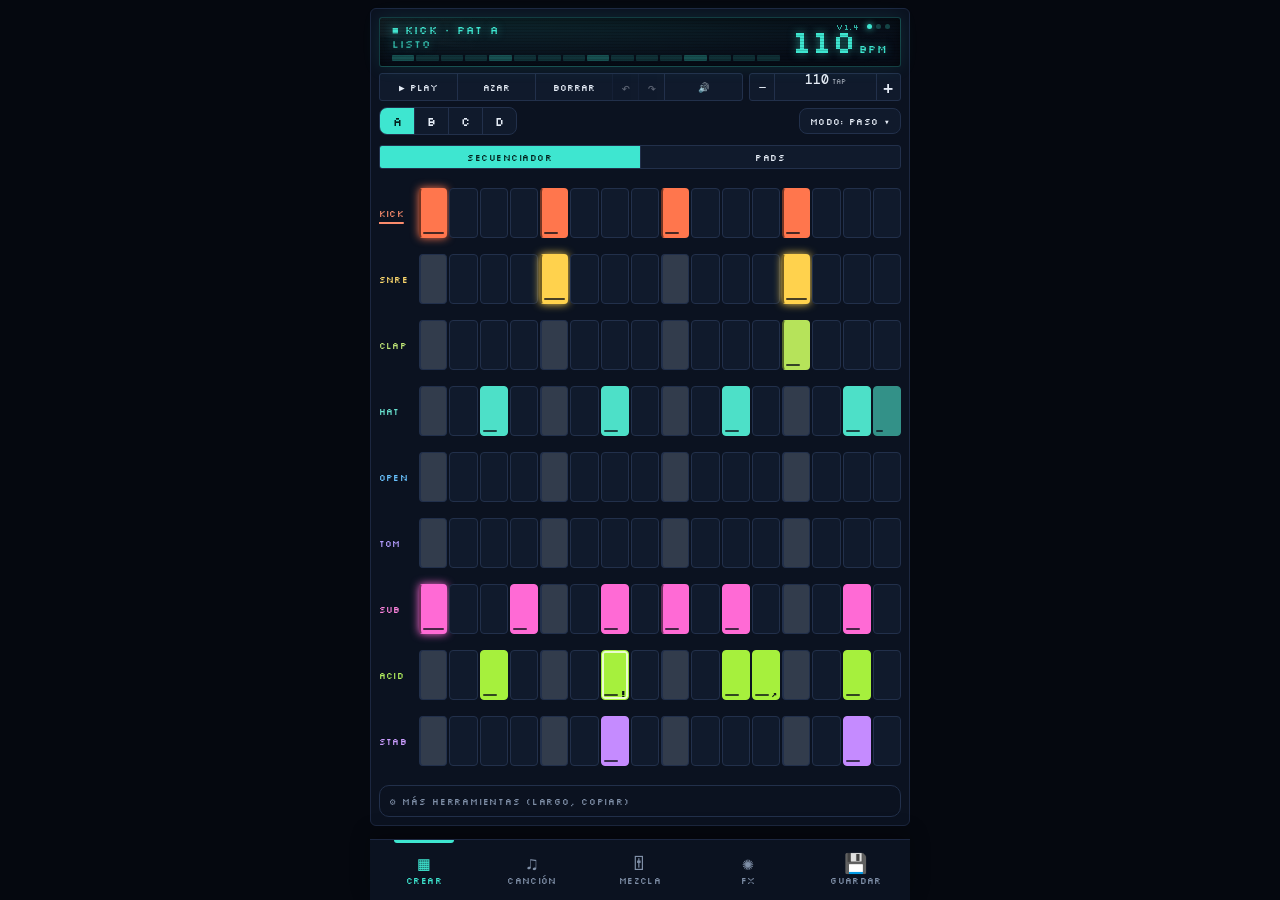
<file: versions/pulso-studio-v1.4.html>
<!doctype html><html><head><meta charset=utf8><meta name=viewport content="width=device-width,initial-scale=1,viewport-fit=cover"><style>:root{color-scheme:light;box-sizing:border-box;padding-top:env(safe-area-inset-top,0px);padding-bottom:env(safe-area-inset-bottom,0px)}html{scroll-padding-top:env(safe-area-inset-top,0px)}body{margin:0;padding:0;font:14.7px -apple-system,BlinkMacSystemFont,sans-serif;background:#fff;color:#000}img{max-width:100%}[hidden]:not([hidden=until-found i]){display:none!important}
/* ===== v1.2 layout compacto "Directo" ===== */
.device{padding:10px;gap:8px}.lcd{min-height:58px;padding:7px 12px}.lcd .big{font-size:33.6px}.lcd canvas{height:44px}
.tabs>button{min-height:32px}.subtabs>button{min-height:28px}.brand.foot{display:none}
#t-seq{display:flex;flex-direction:column;gap:8px}
#t-seq .seg>button,#t-seq .seg>.val{min-height:30px}
#t-seq .emode>button{font-size:9.45px}
#t-seq .mtx{gap:4px}
#t-seq .trk{flex-direction:row;align-items:center;gap:4px}
#t-seq .rh{flex:0 0 36px;min-width:0}
#t-seq .rh .ri,#t-seq .rh .ms{display:none}
#t-seq .rn{font-size:9.45px;letter-spacing:.02em;padding:0;gap:3px}
#t-seq .cells{flex:1;min-width:0;gap:2px}
#t-seq #grid .step{height:26px;border-radius:4px}
#t-seq #grid .step .n{display:none}
#t-seq #grid.focus .trk:not(.sel) .step{height:12px}
#t-seq #grid.focus .trk.sel .step{height:34px}
.more,.more2{border:1px solid var(--keyedge);border-radius:10px;padding:0 10px}
.more>summary,.more2>summary{cursor:pointer;font-family:var(--disp);font-size:9.45px;letter-spacing:.08em;color:var(--mute);min-height:30px;display:flex;align-items:center;list-style:none}
.more[open]{padding-bottom:10px;display:flex;flex-direction:column;gap:8px}.more[open]>summary{margin-bottom:2px}
.dock{display:flex;flex-direction:column;gap:8px;border-top:1px solid var(--keyedge);padding-top:8px}
.dks{display:grid;grid-template-columns:repeat(10,1fr);gap:3px}
.dk{display:flex;flex-direction:column;gap:3px;min-width:0}.dk.mt{opacity:.45}
.dfad{position:relative;height:92px;background:var(--track);border-radius:6px;touch-action:none}
.dcap{position:absolute;left:2px;right:2px;height:14px;border-radius:3px;background:var(--c);bottom:0}
.dk .vs{flex-direction:column;border-radius:6px}.dk .vs>button{min-height:21px;border-left:0;border-top:1px solid var(--keyedge);font-size:9.45px;padding:0}.dk .vs>:first-child{border-top:0}
.dn{background:none;border:0;padding:0;min-height:18px;font-family:var(--disp);font-size:8.4px;letter-spacing:0;color:color-mix(in srgb,var(--c) var(--lp),var(--lt))}
.dk.sel .dn{text-decoration:underline;text-underline-offset:3px;text-decoration-thickness:2px}
.dkm{display:grid;grid-template-columns:repeat(3,1fr);gap:2px 12px}
.dkm .k label{font-size:9.45px;letter-spacing:.04em;white-space:nowrap}.dkm input[type=range]{height:24px}
.pbar .pts .seg>button{min-height:30px}
.hint{font-size:11.55px}
</style></head><body>
<title>Pulso Studio</title>
<link rel="stylesheet" href="https://fonts.googleapis.com/css2?family=DM+Mono:wght@400;500&family=Silkscreen:wght@400;700&display=swap">
<style>
/* Layout: sticky LCD + transport on top, tab bar (Seq/Mix/FX/Canal), one panel at a time; skins swap tokens only */
:root{
  --lp:45%;--lt:#000;--page:#dfe3e6;--pfg:#3a444b;--dev:#f4f5f3;--edge:#c3cacf;--lcd:#c5d8b8;--lcdfg:#1f2a1a;
  --key:#e2e6e8;--keyedge:#b4bcc2;--on:#ff5a1f;--onfg:#fff;--fg:#1d2226;--mute:#56626a;--led:#ff5a1f;--track:#c9d0d4;
  --disp:'Silkscreen','Courier New',monospace;--mono:'DM Mono',ui-monospace,Menlo,monospace;
  color-scheme:light;
}
@media (prefers-color-scheme:dark){:root:not([data-skin]){
  --lp:82%;--lt:var(--fg);--page:#090b0d;--pfg:#9aa5ad;--dev:#16191d;--edge:#2a3037;--lcd:#0b1a1d;--lcdfg:#43e3f2;
  --key:#23282e;--keyedge:#343b43;--on:#22d3ee;--onfg:#04181b;--fg:#e7ecef;--mute:#8a949c;--led:#22d3ee;--track:#2f363d;color-scheme:dark}}
:root[data-skin="dark"]{--lp:82%;--lt:var(--fg);--page:#090b0d;--pfg:#9aa5ad;--dev:#16191d;--edge:#2a3037;--lcd:#0b1a1d;--lcdfg:#43e3f2;--key:#23282e;--keyedge:#343b43;--on:#22d3ee;--onfg:#04181b;--fg:#e7ecef;--mute:#8a949c;--led:#22d3ee;--track:#2f363d;color-scheme:dark}
:root[data-skin="light"]{--lp:45%;--lt:#000;--page:#dfe3e6;--pfg:#3a444b;--dev:#f4f5f3;--edge:#c3cacf;--lcd:#c5d8b8;--lcdfg:#1f2a1a;--key:#e2e6e8;--keyedge:#b4bcc2;--on:#ff5a1f;--onfg:#fff;--fg:#1d2226;--mute:#56626a;--led:#ff5a1f;--track:#c9d0d4;color-scheme:light}
:root[data-skin="orange"]{--lp:0%;--lt:var(--fg);--page:#1b1b1d;--pfg:#b9b9bd;--dev:#ff6a13;--edge:#d9540a;--lcd:#cbd8b2;--lcdfg:#25301a;--key:#f1ece0;--keyedge:#b8480a;--on:#1f1f22;--onfg:#fff;--fg:#1a0d04;--mute:#5e2607;--led:#141416;--track:#b8480a;color-scheme:light}
:root[data-skin="sub"]{--lp:82%;--lt:var(--fg);--page:#07030d;--pfg:#b9a6d6;--dev:#170a26;--edge:#2c1649;--lcd:#0f0620;--lcdfg:#c58bff;--key:#26133d;--keyedge:#3a2160;--on:#b26bff;--onfg:#12061f;--fg:#efe6ff;--mute:#9a84bd;--led:#ff4fd8;--track:#3a2160;color-scheme:dark}
:root[data-skin="green"]{--lp:82%;--lt:var(--fg);--page:#030a06;--pfg:#9cc9ac;--dev:#0c1811;--edge:#1c3426;--lcd:#07120b;--lcdfg:#46ff9c;--key:#15281c;--keyedge:#214030;--on:#46ff9c;--onfg:#04140a;--fg:#dcf8e7;--mute:#7ba58b;--led:#46ff9c;--track:#214030;color-scheme:dark}
:root[data-skin="neon"]{--lp:82%;--lt:var(--fg);--page:#05080f;--pfg:#93a1b8;--dev:#0b1220;--edge:#1c2740;--lcd:#070d18;--lcdfg:#3ee6d0;--key:#101a2c;--keyedge:#22304b;--on:#3ee6d0;--onfg:#03211d;--fg:#e6edf7;--mute:#8090a8;--led:#3ee6d0;--track:#22304b;color-scheme:dark}

*{box-sizing:border-box}
body{background:var(--page);color:var(--pfg);font-family:var(--mono);padding-inline:16px;padding-block:16px 28px;-webkit-tap-highlight-color:transparent}
button,select,input{font:inherit;color:inherit}
button{touch-action:manipulation;cursor:pointer;-webkit-user-select:none;user-select:none}
button:focus-visible,select:focus-visible,input:focus-visible{outline:2px solid var(--on);outline-offset:2px}
.wrap{max-width:440px;margin-inline:auto;display:flex;flex-direction:column;gap:14px}
.skins{display:flex;gap:8px;flex-wrap:wrap;align-items:center;justify-content:space-between}
.skins span{font-family:var(--disp);font-size:11.55px;letter-spacing:.12em;text-transform:uppercase}
.skins div{display:flex;gap:6px;flex-wrap:wrap}
.sk{border:1px solid var(--pfg);background:transparent;border-radius:999px;padding:5px 10px;font-family:var(--disp);font-size:10.5px;letter-spacing:.06em;text-transform:uppercase;color:var(--pfg)}
.sk[aria-pressed="true"]{background:var(--pfg);color:var(--page)}
.device{background:var(--dev);color:var(--fg);border:1px solid var(--edge);border-radius:22px;padding:14px;display:flex;flex-direction:column;gap:12px;box-shadow:0 14px 34px rgba(0,0,0,.22)}
.brand{display:flex;justify-content:space-between;align-items:baseline;font-family:var(--disp);letter-spacing:.14em;font-size:12.6px;text-transform:uppercase}
.brand b{font-size:16.8px}.brand em{font-style:normal;color:var(--mute);font-size:10.5px}
.head{position:sticky;top:env(safe-area-inset-top,0px);z-index:5;background:var(--dev);display:flex;flex-direction:column;gap:8px;padding-block:2px 6px}
.lcd{background:var(--lcd);color:var(--lcdfg);border-radius:10px;padding:7px 12px;display:grid;grid-template-columns:1fr auto;gap:0 12px;align-items:center;box-shadow:inset 0 2px 6px rgba(0,0,0,.35);font-family:var(--disp)}
.lcd .l1,.lcd .l2{font-size:10.5px;letter-spacing:.1em;text-transform:uppercase;min-width:0;font-variant-numeric:tabular-nums}
.lcd .l2{opacity:.8}
.lcd .big{font-size:27.3px;line-height:1;grid-row:span 2;text-align:right;font-variant-numeric:tabular-nums}
.lcd .big small{font-size:9.45px;letter-spacing:.1em;margin-left:3px}
.trans{display:grid;grid-template-columns:1.7fr 1fr;gap:8px}
/* segmented multi-button */
.seg{display:flex;border:1px solid var(--keyedge);border-radius:10px;overflow:hidden;background:var(--key);min-width:0}
.seg>button,.seg>.val{flex:1;min-width:0;border:0;border-left:1px solid var(--keyedge);background:transparent;color:var(--fg);min-height:40px;font-family:var(--disp);font-size:10.5px;letter-spacing:.06em;text-transform:uppercase;padding:0 4px;display:grid;place-items:center}
.seg>:first-child{border-left:0}
.seg>button:active{background:var(--keyedge)}
.seg>button[aria-pressed="true"]{background:var(--on);color:var(--onfg)}
.seg .hd{flex:0 0 38px;font-size:16.8px}
.seg .val small{font-size:8.4px;opacity:.6;margin-top:-2px}
.seg .val span{font-family:var(--mono);font-size:14.7px;font-weight:500}
.tabs>button{min-height:38px;font-size:11.55px}
.subtabs[hidden]{display:none}.subtabs>button{min-height:32px;font-size:10.5px}
/* modo foco: pista elegida grande (2x8), resto mini */
#grid.focus .trk:not(.sel) .step{aspect-ratio:auto;height:12px;border-radius:4px;box-shadow:none}
#grid.focus .trk:not(.sel) .step :is(.n,.v,.x){display:none}
#grid.focus .trk:not(.sel){gap:2px}
#grid.focus .trk.sel .cells{grid-template-columns:repeat(8,1fr);gap:5px}
#grid.focus .trk.sel .step{font-size:16.8px}
#grid.focus .trk:not(.sel) .ms{display:none}
.tab{display:flex;flex-direction:column;gap:12px}
.tab[hidden]{display:none}
.fn{background:var(--key);border:1px solid var(--keyedge);border-radius:10px;min-height:40px;font-family:var(--disp);font-size:10.5px;letter-spacing:.08em;text-transform:uppercase;color:var(--fg);box-shadow:0 2px 0 var(--keyedge)}
.fn[aria-pressed="true"]{background:var(--on);color:var(--onfg);border-color:var(--on)}
/* channel chips: name + M/S in one block */
.chips{display:grid;grid-template-columns:repeat(7,1fr);gap:4px}
.chip{display:flex;flex-direction:column;gap:3px;min-width:0}
.chip .nm{position:relative;min-height:36px;background:var(--key);border:1px solid var(--keyedge);border-radius:8px;font-family:var(--disp);font-size:9.45px;letter-spacing:.04em;color:var(--fg);padding:0;box-shadow:0 2px 0 var(--keyedge)}
.chip .nm[aria-pressed="true"]{background:var(--on);color:var(--onfg);border-color:var(--on)}
.chip .nm i{position:absolute;top:3px;right:3px;width:4px;height:4px;border-radius:50%;background:currentColor;opacity:0}
.chip .nm.has i{opacity:.8}
.ms{border-radius:7px}
.ms>button{min-height:22px;font-size:9.45px;padding:0}
.ms>.m[aria-pressed="true"]{background:var(--mute);color:var(--dev)}
.strip{display:grid;grid-template-columns:1fr 1fr;gap:8px}
.notes{display:grid;grid-template-columns:repeat(8,1fr);gap:4px}
.notes .fn{min-height:34px;font-size:9.45px;padding:0;box-shadow:none}
.grid{display:grid;grid-template-columns:repeat(4,1fr);gap:9px}
.step{position:relative;aspect-ratio:1;background:var(--key);border:1px solid var(--keyedge);border-radius:12px;color:var(--fg);font-family:var(--disp);font-size:13.65px;display:grid;place-items:center;box-shadow:0 3px 0 var(--keyedge);min-width:0;padding:0;-webkit-touch-callout:none}
.step:active{transform:translateY(2px);box-shadow:0 1px 0 var(--keyedge)}
.step.beat{border-color:var(--mute)}
.step.on{background:var(--on);color:var(--onfg);border-color:var(--on)}
.step.out{opacity:.35}
.step .n{position:absolute;left:7px;top:5px;font-size:8.4px;opacity:.55}
.step .v{position:absolute;left:8px;bottom:6px;height:3px;border-radius:2px;background:currentColor;opacity:.75;width:0}
.step::after{content:"";position:absolute;right:7px;top:7px;width:6px;height:6px;border-radius:50%;background:var(--led);opacity:0}
.step.ph::after{opacity:1;box-shadow:0 0 8px var(--led)}
.step.ph:not(.on){border-color:var(--led)}
.pbar{display:grid;grid-template-columns:1fr;gap:8px}
.pts{display:grid;grid-template-columns:repeat(4,1fr);gap:6px}
.pts .seg.pl{border-color:var(--led);box-shadow:0 0 0 1px var(--led)}
.pts .seg>button:first-child{font-size:12.6px}
.pts .seg>.pc{flex:0 0 26px;font-size:9.45px}
.pts .seg>.pc[aria-pressed="true"]{background:var(--fg);color:var(--dev)}
/* mixer */
.mix{display:grid;grid-template-columns:repeat(8,1fr);gap:3px}
.mc{display:flex;flex-direction:column;gap:4px;min-width:0;align-items:stretch}
.mc.mt{opacity:.5}
.fv{font-size:9.45px;text-align:center;color:var(--mute);font-variant-numeric:tabular-nums;min-height:11px}
.fad{position:relative;height:150px;background:var(--track);border-radius:7px;touch-action:none}
.meter{position:absolute;left:38%;right:38%;top:5px;bottom:5px;background:rgba(0,0,0,.28);border-radius:3px;overflow:hidden}
.meter i{position:absolute;left:0;right:0;bottom:0;height:100%;background:var(--led);transform:scaleY(0);transform-origin:bottom;will-change:transform}
.cap{position:absolute;left:3px;right:3px;height:18px;background:var(--fg);border-radius:4px;bottom:0}
.cap::after{content:"";position:absolute;left:4px;right:4px;top:8px;height:2px;background:var(--dev)}
.pn{position:relative;height:16px;background:var(--track);border-radius:5px;touch-action:none}
.pn::before{content:"";position:absolute;left:50%;top:3px;bottom:3px;width:1px;background:var(--mute)}
.pn b{position:absolute;top:2px;width:10px;height:12px;border-radius:3px;background:var(--fg)}
.nm2{min-height:26px;background:var(--key);border:1px solid var(--keyedge);border-radius:7px;font-family:var(--disp);font-size:8.4px;letter-spacing:.02em;color:var(--fg);padding:0}
/* fx + canal */
.card{border:1px solid var(--keyedge);border-radius:12px;padding:10px;display:flex;flex-direction:column;gap:10px}
.card .hd2{display:flex;justify-content:space-between;align-items:center}
h2,h3{margin:0;font-family:var(--disp);font-size:10.5px;letter-spacing:.14em;text-transform:uppercase;color:var(--mute);font-weight:400}
.tg{min-height:28px;padding:0 12px;border-radius:999px;border:1px solid var(--keyedge);background:var(--key);font-family:var(--disp);font-size:9.45px;letter-spacing:.08em;text-transform:uppercase;color:var(--fg)}
.tg[aria-pressed="true"]{background:var(--on);color:var(--onfg);border-color:var(--on)}
.knobs{display:grid;grid-template-columns:1fr 1fr;gap:6px 16px}
.k{display:flex;flex-direction:column;gap:2px;min-width:0}
.k label{display:flex;justify-content:space-between;font-family:var(--disp);font-size:10.5px;letter-spacing:.1em;text-transform:uppercase;color:var(--mute)}
.k label output{color:var(--fg);font-family:var(--mono);font-size:11.55px}
input[type=range]{width:100%;height:30px;background:transparent;-webkit-appearance:none;appearance:none;margin:0}
input[type=range]::-webkit-slider-runnable-track{height:6px;border-radius:3px;background:var(--track)}
input[type=range]::-moz-range-track{height:6px;border-radius:3px;background:var(--track)}
input[type=range]::-webkit-slider-thumb{-webkit-appearance:none;width:24px;height:24px;border-radius:50%;background:var(--on);border:3px solid var(--dev);margin-top:-9px;box-shadow:0 0 0 1px var(--keyedge)}
input[type=range]::-moz-range-thumb{width:18px;height:18px;border-radius:50%;background:var(--on);border:3px solid var(--dev)}
.selects{display:grid;grid-template-columns:1fr 1fr;gap:10px 16px}
select{width:100%;min-height:40px;background:var(--key);border:1px solid var(--keyedge);border-radius:10px;padding:0 8px;font-family:var(--mono);font-size:13.65px;color:var(--fg)}
.note{margin:0;font-size:11.55px;line-height:1.5;color:var(--mute)}
.hint{font-size:11.55px;line-height:1.5;text-align:center;padding-inline:6px;margin:0}
/* visuals: lcd scope, breathing pads, styles, stage */
:root{--ch:#ff764d}
.device{position:relative}
.lcd{position:relative;cursor:pointer}
.lcd canvas{grid-column:1;grid-row:1/3;width:100%;height:40px;display:block;min-width:0}
.lcd[data-v="info"] canvas,.lcd[data-v="info"] .md{display:none}
.lcd:not([data-v="info"]) .l1,.lcd:not([data-v="info"]) .l2{display:none}
.lcd .md{position:absolute;left:12px;top:4px;font-size:7.35px;letter-spacing:.14em;opacity:.7;pointer-events:none}
.seg>button:disabled{opacity:.35;cursor:default}
.grid{--p:0}
.step{transition:box-shadow .45s ease-out}
.step.ph{box-shadow:0 3px 0 var(--keyedge),inset 0 0 0 2px var(--led),0 0 12px var(--led);transition:none}
.mtx{position:relative}
.mtx>.glow{position:absolute;inset:-6px;border-radius:12px;box-shadow:0 0 22px var(--ch),inset 0 0 14px var(--ch);opacity:0;pointer-events:none;will-change:opacity;z-index:0}
.led{position:absolute;inset:-1px;border-radius:inherit;pointer-events:none;opacity:0;will-change:opacity;box-shadow:0 0 12px var(--c,var(--led))}
.rn{position:relative}.rn .led{inset:0 -4px;border-radius:4px;box-shadow:none;background:color-mix(in srgb,var(--c) 30%,transparent)}
#grid .step{transition:none}
.step.on[data-v="1"]:not(.out){opacity:.62}
.step.on[data-v="3"]{box-shadow:0 3px 0 var(--keyedge),0 0 10px var(--on)}
.step.on.ph{box-shadow:inset 0 0 0 2px var(--led),0 0 16px var(--on)}
.chip .nm{box-shadow:0 2px 0 var(--keyedge)}
/* style: hardware */
:root[data-style="hw"] .device::before{--scr:radial-gradient(circle,var(--mute) 0 2px,transparent 2.6px);content:"";position:absolute;inset:5px;pointer-events:none;
  background:var(--scr) left top/7px 7px no-repeat,var(--scr) right top/7px 7px no-repeat,var(--scr) left bottom/7px 7px no-repeat,var(--scr) right bottom/7px 7px no-repeat}
:root[data-style="hw"] :is(.fn,.seg,.step,.chip .nm,.nm2){background-image:linear-gradient(180deg,rgba(255,255,255,.13),rgba(0,0,0,.07))}
:root[data-style="hw"] .lcd{outline:3px solid var(--keyedge)}
:root[data-style="hw"] .brand{border-bottom:1px dashed var(--edge);padding-bottom:8px}
/* style: ableton */
:root[data-style="abl"] .device{border-radius:6px;box-shadow:none}
:root[data-style="abl"] :is(.step,.fn,.seg,.chip .nm,.nm2,.lcd,.card,select,.fad,.pn,.tg,.sk){border-radius:3px}
:root[data-style="abl"] :is(.step,.fn){box-shadow:none}
:root[data-style="abl"] .step:active{transform:none}
:root[data-style="abl"] .step.on{background:var(--ch);border-color:var(--ch);color:#111}
:root[data-style="abl"] .step.on[data-v="3"]{box-shadow:none}
:root[data-style="abl"] .step.ph{box-shadow:inset 0 0 0 2px var(--led)}
:root[data-style="abl"] .step.on.ph{box-shadow:inset 0 0 0 2px var(--fg)}
:root[data-style="abl"] .chip .nm{border-bottom:3px solid var(--c);box-shadow:none}
:root[data-style="abl"] .chip .nm[aria-pressed="true"]{background:var(--c);border-color:var(--c);color:#111}
:root[data-style="abl"] .cap{background:var(--c)}
/* stage mode */
:root[data-stage] :is(.brand,.hint,#tabs,#subs,.strip,.pbar>.seg,.emode,.tools){display:none}
[hidden]{display:none!important}
.emode>button{min-height:30px;font-size:9.45px;white-space:nowrap}
.tools{display:grid;grid-template-columns:1fr;gap:8px}
.tools .seg>button{min-height:34px;font-size:9.45px;white-space:nowrap}
.tools .seg .ek{flex:0 0 44px;font-size:15.75px}
.tools .seg>button:disabled{opacity:.35}
#grid .step .x{position:absolute;right:2px;bottom:2px;font-size:8.4px;font-weight:700;line-height:1;letter-spacing:0;pointer-events:none}
#grid .step.on.ac{box-shadow:inset 0 0 0 2px rgba(255,255,255,.75)}
#grid[data-em="acc"],#grid[data-em="rt"],#grid[data-em="nd"],#grid[data-em="sl"]{outline:1px dashed var(--led);outline-offset:3px;border-radius:6px}
#shT{width:100%;box-sizing:border-box;font-family:var(--mono);font-size:10.5px;background:var(--key);color:var(--fg);border:1px solid var(--keyedge);border-radius:8px;padding:6px;resize:vertical;min-height:54px}
.smpn{font-size:10.5px;color:var(--mute);max-width:55%;overflow:hidden;text-overflow:ellipsis;white-space:nowrap}
:root[data-stage] .wrap{max-width:640px}
:root[data-stage] .lcd canvas{height:76px}
:root[data-stage] .grid{gap:12px}
:root[data-stage] .step{font-size:16.8px;border-radius:16px}
:root[data-stage] .step.on{box-shadow:0 0 12px var(--on)}
:root[data-stage] .device{background-image:radial-gradient(120% 60% at 50% 0%,color-mix(in srgb,var(--on) 14%,transparent),transparent)}
/* matrix sequencer: 7 tracks x 16 steps */
.wrap{max-width:540px}
.mtx{display:flex;flex-direction:column;gap:10px}
.trk{display:flex;flex-direction:column;gap:5px}
.trk.mt{opacity:.45}
.rh{display:flex;align-items:center;gap:8px}
.rn{background:none;border:0;padding:4px 0;font-family:var(--disp);font-size:12.6px;letter-spacing:.12em;color:color-mix(in srgb,var(--c) var(--lp),var(--lt));text-align:left}
.trk.sel .rn{text-decoration:underline;text-underline-offset:5px;text-decoration-thickness:2px}
.ri{flex:1;min-width:0;font-size:9.45px;color:var(--mute);letter-spacing:.06em}
.rh .ms{flex:0 0 66px}
.rh .ms>button{min-height:26px}
.cells{display:grid;grid-template-columns:repeat(16,1fr);gap:3px}
#grid .step{aspect-ratio:auto;height:34px;border-radius:5px;box-shadow:none;font-size:7.35px}
#grid .step::after{display:none}
#grid .step .n{left:3px;top:2px;font-size:7.35px}
#grid .step .v{left:2px;bottom:3px;height:2px}
#grid .step.beat:not(.on){border-color:var(--keyedge);background:color-mix(in srgb,var(--fg) 7%,var(--key))}
#grid .step.on{background:var(--c);border-color:var(--c);color:#0b0f17}
#grid .step.on .n{opacity:.8;font-weight:700}
#grid .step.on[data-v="3"]{box-shadow:0 0 8px var(--c)}
#grid .step.ph{box-shadow:inset 0 0 0 2px var(--led)}
#grid .step.ph:not(.on){background:color-mix(in srgb,var(--c) 25%,var(--key))}
#grid .step.on.ph{box-shadow:inset 0 0 0 2px var(--fg),0 0 12px var(--c)}
:root[data-stage] #grid .step{height:46px}
.nrow{display:flex;align-items:center;gap:8px}
.nrow{--c:#ff6ad5}.nrow span{flex:0 0 auto;min-width:62px;font-family:var(--disp);font-size:9.45px;letter-spacing:.1em;color:color-mix(in srgb,var(--c) var(--lp),var(--lt))}
.nrow .notes{flex:1;min-width:0}
/* mixer cards */
.mix{grid-template-columns:repeat(5,1fr);gap:6px}
.mc{border:1px solid var(--keyedge);border-radius:12px;padding:8px 6px;gap:6px;background:color-mix(in srgb,var(--key) 45%,transparent)}
.mc .nm2{order:-1;background:none;border:0;box-shadow:none;color:color-mix(in srgb,var(--c) var(--lp),var(--lt));font-size:10.5px;min-height:22px}
.mc .fv{order:1;color:var(--fg)}
.mc .fad{height:120px;width:26px;margin-left:calc(50% - 24px);margin-right:0}
.mc{padding:8px 3px}.mc .nm2{font-size:9.45px}
.dbs{position:absolute;left:100%;top:9px;bottom:9px;margin-left:5px;width:24px;pointer-events:none}
.dbs span{position:absolute;left:0;font-size:8.4px;line-height:1;color:var(--mute);transform:translateY(50%);font-variant-numeric:tabular-nums;white-space:nowrap}
.dbs span::before{content:"";display:inline-block;width:4px;height:1px;background:currentColor;vertical-align:middle;margin-right:2px}
.dbs span.z{color:var(--fg)}
.mc .cap{background:var(--c)}
/* eq + file tabs */
.tabs>button{padding-inline:2px}
.eqt{display:grid;grid-template-columns:repeat(8,1fr);gap:4px}
.eqt button{min-height:34px;background:var(--key);border:1px solid var(--keyedge);border-bottom:3px solid var(--c);border-radius:7px;font-family:var(--disp);font-size:8.4px;color:var(--fg);padding:0}
.eqt button[aria-pressed="true"]{background:var(--c);border-color:var(--c);color:#0b0f17}
.eqt button.mod::after{content:"•";margin-left:1px}
#eqc{width:100%;height:230px;display:block;background:var(--lcd);border-radius:10px;touch-action:none}
.eqk{display:grid;grid-template-columns:1fr 1fr;gap:6px 16px;margin-top:8px}.eqk .k:first-child{grid-column:1/-1}#eqCtl{display:grid;gap:6px;margin-top:6px}#eqCtl[hidden],#eqSl[hidden],.eqk .k[hidden]{display:none}.eqact{display:flex;gap:4px}.eqm{min-width:44px;min-height:30px;border:1px solid var(--keyedge);border-radius:7px;background:var(--key);color:var(--fg);font-family:var(--disp);font-size:11.55px}.eqm[aria-pressed="true"]{background:var(--on);color:var(--onfg)}
.eqb{display:grid;grid-template-columns:repeat(9,1fr);gap:3px;margin-top:6px}
.eqb button{min-height:40px;display:flex;flex-direction:column;align-items:center;justify-content:center;gap:1px;background:var(--key);border:1px solid var(--keyedge);border-bottom:3px solid var(--c);border-radius:7px;color:var(--fg);padding:0}
.eqb button span{font-size:14.7px;line-height:1}.eqb button small{font-family:var(--mono);font-size:9.45px;opacity:.8}
.eqb button[aria-pressed="true"]{background:var(--c);border-color:var(--c);color:#0b0f17}
#eqBn{color:var(--fg)}
.saverow{display:flex;gap:8px}
.saverow input{flex:1;min-width:0;min-height:40px;background:var(--key);border:1px solid var(--keyedge);border-radius:10px;padding:0 10px;color:var(--fg);font-family:var(--mono);font-size:14.7px}
.saverow .fn{flex:0 0 auto;padding-inline:12px}
.plist{display:flex;flex-direction:column;gap:6px}
.pi{display:flex;align-items:center;gap:8px;border:1px solid var(--keyedge);border-radius:10px;padding:6px 6px 6px 10px}
.pi>div:first-child{flex:1;min-width:0;display:flex;flex-direction:column}
.k label output{text-transform:none}
.pi b{font-size:13.65px;font-weight:500;overflow:hidden;text-overflow:ellipsis;white-space:nowrap}
.pi small{font-size:10.5px;color:var(--mute)}
.pi .seg{flex:0 0 auto}
.pi .seg>button{min-height:34px;padding:0 10px}
.pi .seg>button.del[data-arm]{background:#e5484d;color:#fff}
.empty{font-size:12.6px;color:var(--mute);text-align:center;padding:10px}
.fxnav{display:flex;gap:6px;overflow-x:auto;scrollbar-width:none;padding-bottom:2px;-webkit-overflow-scrolling:touch}
.fxnav::-webkit-scrollbar{display:none}
.fxnav button{flex:0 0 auto;display:flex;align-items:center;gap:5px;min-height:32px;padding:0 10px;border-radius:999px;border:1px solid var(--keyedge);background:var(--key);color:var(--fg);font-family:var(--disp);font-size:9.45px;letter-spacing:.06em;text-transform:uppercase}
.fxnav button i{width:7px;height:7px;border-radius:50%;background:var(--keyedge)}
.fxnav button.on i{background:var(--c);box-shadow:0 0 6px var(--c)}
.fxl{display:flex;flex-direction:column;gap:10px}
.fxc{border:1px solid var(--keyedge);border-left:4px solid var(--c);border-radius:12px;padding:10px;display:flex;flex-direction:column;gap:9px;background:linear-gradient(180deg,color-mix(in srgb,var(--c) 9%,transparent),transparent 70%);scroll-margin-top:220px}
.fxc:not(.on){border-left-color:var(--keyedge);background:none}
.fxh{display:flex;align-items:center;gap:8px}
.fxh .fxi{font-size:16.8px;line-height:1}
.fxh h3{flex:1;color:var(--fg);font-size:11.55px}
.fxc .tg[aria-pressed="true"]{background:var(--c);border-color:var(--c);color:#0b0f17}
.fxg{width:100%;height:64px;display:block;background:var(--lcd);border-radius:8px;box-shadow:inset 0 2px 6px rgba(0,0,0,.3)}
.fxc:not(.on) .fxg{opacity:.4}
.fxc .seg>button[aria-pressed="true"]{background:var(--c);color:#0b0f17}
.fxc .seg>button{min-height:34px}
.fxc input[type=range]::-webkit-slider-thumb{background:var(--c)}
.fxc input[type=range]::-moz-range-thumb{background:var(--c)}
.fxc .k label output{color:var(--fg)}
:root[data-style="abl"] :is(.fxc,.fxg,.fxnav button){border-radius:3px}
.msbar{--c:#9fb0c8;border:1px solid var(--keyedge);border-left:4px solid var(--c);border-radius:10px;padding:6px 8px 8px;display:grid;grid-template-columns:auto 1fr 1fr 1fr;gap:2px 10px;align-items:end;background:var(--dev);position:relative}
.msbar .mt{grid-row:1/3;font-family:var(--disp);font-size:9.45px;letter-spacing:.1em;color:var(--fg);align-self:center;display:flex;flex-direction:column;align-items:center;gap:2px}
.msbar .mt b{font-size:14.7px;font-weight:400}
.msbar .k label{font-size:8.4px}.msbar .k label output{font-size:10.5px}
.msbar input[type=range]{height:24px}
.msbar input[type=range]::-webkit-slider-thumb{width:18px;height:18px;margin-top:-6px;background:var(--c)}
.msbar input[type=range]::-moz-range-thumb{width:14px;height:14px;background:var(--c)}
.msbar .lvl{position:absolute;left:4px;right:6px;bottom:2px;height:3px;border-radius:2px;background:color-mix(in srgb,var(--fg) 15%,transparent);overflow:hidden}
.msbar .lvl i{position:absolute;inset:0;background:var(--c);transform:scaleX(0);transform-origin:left;will-change:transform}
.msbar .lvl i.hot{background:#e5484d}
:root[data-style="abl"] .msbar{border-radius:3px}
.msbar[hidden]{display:none}
#aud[aria-pressed="false"]{background:var(--key);color:var(--mute)}
#prec[data-rec]{background:#e5484d;color:#fff;border-color:#e5484d}
/* LCD look: glass glow, scanlines, status row, step strip, mode dots */
.lcd{grid-template-rows:auto auto auto;background:radial-gradient(130% 150% at 25% 0%,color-mix(in srgb,var(--lcdfg) 13%,var(--lcd)),var(--lcd) 65%);border:1px solid color-mix(in srgb,var(--lcdfg) 22%,transparent);box-shadow:inset 0 2px 12px rgba(0,0,0,.55),0 0 18px color-mix(in srgb,var(--lcdfg) 10%,transparent);overflow:hidden}
.lcd::after{content:"";position:absolute;inset:0;pointer-events:none;background:repeating-linear-gradient(0deg,rgba(0,0,0,.16) 0 1px,transparent 1px 3px)}
.lcd::before{content:"";position:absolute;left:-20%;top:-60%;width:70%;height:120%;pointer-events:none;background:linear-gradient(115deg,rgba(255,255,255,.07),transparent 60%);transform:rotate(8deg)}
.lcd .l1,.lcd .l2,.lcd .big{text-shadow:0 0 8px color-mix(in srgb,var(--lcdfg) 55%,transparent)}
.lcd .big{grid-row:1/4!important;grid-column:2}
.lcd .l1,.lcd .l2,.lsteps{grid-column:1}
.lcd canvas{grid-row:1/4!important}
.lsteps{display:grid;grid-template-columns:repeat(16,1fr);gap:2px;margin-top:6px;min-width:0}
.lsteps i{height:6px;border-radius:1px;background:color-mix(in srgb,var(--lcdfg) 16%,transparent)}
.lsteps i.b{background:color-mix(in srgb,var(--lcdfg) 30%,transparent)}
.lsteps i.on{background:var(--lcdfg);box-shadow:0 0 6px var(--lcdfg)}
.lcd:not([data-v="info"]) .lsteps{display:none}
.ldots{position:absolute;right:10px;top:6px;display:flex;gap:4px;pointer-events:none;z-index:1}
.ldots i{width:5px;height:5px;border-radius:50%;background:var(--lcdfg);opacity:.25}
.lcd[data-v="info"] .ldots i:nth-child(1),.lcd[data-v="wave"] .ldots i:nth-child(2),.lcd[data-v="spec"] .ldots i:nth-child(3){opacity:1;box-shadow:0 0 6px var(--lcdfg)}
.lcd .l1 b{display:inline-block;min-width:1.2em}
/* slim transport bar */
.trans{gap:6px}
.trans .seg{border-radius:8px}
.trans .seg>button,.trans .seg>.val{min-height:26px;height:26px;font-size:9.45px;white-space:nowrap;padding:0 3px}
.trans .seg .hd{flex:0 0 28px;font-size:13.65px}
.trans .seg .val{display:flex;align-items:baseline;justify-content:center;gap:3px}
.trans .seg .val span{font-size:12.6px;line-height:1}
.trans .seg .val small{font-size:7.35px;margin:0}
/* bigger LCD, brand + looks moved to the footer */
.lcd{padding:10px 14px;min-height:76px}
.lcd .l1,.lcd .l2{font-size:12.6px}
.lcd .big{font-size:42px}
.lcd .big small{font-size:10.5px}
.lcd canvas{height:60px}
.lcd .md{font-size:8.4px}
:root[data-stage] .lcd canvas{height:96px}
.brand.foot{border-top:1px dashed var(--edge);padding-top:8px;opacity:.8}
:root[data-style="hw"] .brand.foot{border-bottom:0;padding-bottom:0}
.pie{display:flex;flex-direction:column;gap:10px;padding-top:4px}
:root[data-stage] .pie{display:none}
.stagex{display:none}
:root[data-stage] .wrap{padding-bottom:70px}
:root[data-stage] .stagex{display:flex;align-items:center;gap:6px;position:fixed;bottom:calc(14px + env(safe-area-inset-bottom));left:50%;transform:translateX(-50%);z-index:60;min-height:36px;padding:0 14px;border-radius:999px;border:1px solid var(--led);background:var(--dev);color:var(--fg);font-family:var(--disp);font-size:10.5px;letter-spacing:.08em;text-transform:uppercase;box-shadow:0 0 12px color-mix(in srgb,var(--led) 40%,transparent)}
/* Pulso Studio additions: 9 channels, pads, song */
.tabs>button{font-size:9.45px;min-height:36px;letter-spacing:.02em}
.chips{grid-template-columns:repeat(5,1fr)}
.eqt{grid-template-columns:repeat(5,1fr)}
.pads{display:grid;grid-template-columns:repeat(3,1fr);gap:10px}
.pad{position:relative;aspect-ratio:1;border-radius:16px;border:1px solid var(--keyedge);background:var(--key);color:var(--fg);display:flex;flex-direction:column;justify-content:space-between;align-items:flex-start;padding:10px 12px;overflow:hidden;touch-action:none;-webkit-user-select:none;user-select:none;font-family:var(--disp)}
.pad::before{content:"";position:absolute;left:0;right:0;bottom:0;height:5px;background:var(--c)}
.pad b{font-size:15.75px;font-weight:400;letter-spacing:.08em;color:color-mix(in srgb,var(--c) var(--lp),var(--lt))}
.pad small{font-family:var(--mono);font-size:10.5px;color:var(--mute)}
.pad.hit{background:var(--c);border-color:var(--c)}
.pad.hit b,.pad.hit small{color:#0b0f17}
.pad[aria-pressed="true"]{box-shadow:inset 0 0 0 2px var(--c)}
.keys{display:grid;grid-template-columns:repeat(4,1fr);gap:8px}
.keys .pad{aspect-ratio:1.4}
.sg{overflow-x:auto;border:1px solid var(--keyedge);border-radius:12px;padding:8px;-webkit-overflow-scrolling:touch}
.sgi{display:grid;grid-template-columns:54px repeat(var(--n),34px);gap:3px;width:max-content;align-items:center}
.sgi .lab{position:sticky;left:0;z-index:2;background:var(--dev);font-family:var(--disp);font-size:8.4px;letter-spacing:.08em;color:var(--mute);height:34px;display:flex;align-items:center}
.sgi .bn{text-align:center;font-size:9.45px;color:var(--mute)}
.sc{height:34px;border:1px solid var(--keyedge);border-radius:5px;background:var(--key);font-family:var(--disp);font-size:12.6px;color:var(--fg);padding:0}
.sc.on{background:var(--c);border-color:var(--c);color:#0b0f17}
.sc.ph{box-shadow:inset 0 0 0 2px var(--led),0 0 10px var(--led)}
.lane{border:1px solid var(--keyedge);border-left:4px solid var(--c);border-radius:12px;padding:10px;display:flex;flex-direction:column;gap:8px;margin-bottom:10px}
.lane .lh{display:flex;align-items:center;gap:8px;justify-content:space-between}
.lane .lh b{font-family:var(--disp);font-size:11.55px;letter-spacing:.1em;color:color-mix(in srgb,var(--c) var(--lp),var(--lt));font-weight:400}
.pad .led{inset:0;border-radius:inherit;box-shadow:none;background:color-mix(in srgb,var(--c) 40%,transparent)}
.lane canvas{width:100%;height:46px;display:block;background:var(--lcd);border-radius:8px}
.lane .fnm{font-size:10.5px;color:var(--mute);overflow:hidden;text-overflow:ellipsis;white-space:nowrap}
.lrow{display:grid;grid-template-columns:1fr 1fr;gap:8px}
.lrow label{display:flex;flex-direction:column;gap:3px;font-family:var(--disp);font-size:9.45px;letter-spacing:.1em;color:var(--mute);text-transform:uppercase}
.lrow input{min-height:38px;background:var(--key);border:1px solid var(--keyedge);border-radius:10px;padding:0 10px;color:var(--fg);font-family:var(--mono);font-size:14.7px;width:100%}
:root[data-style="abl"] :is(.pad,.sc,.lane,.sg){border-radius:3px}
@media (prefers-reduced-motion:reduce){*{transition:none!important;animation:none!important}}
/* ===== v1.3 ===== */
/* grid: tiempos 1-5-9-13 */
#grid .step.beat{border-left:2px solid var(--mute)}
#grid .step.beat:not(.on){background:color-mix(in srgb,var(--fg) 16%,var(--key))}
#grid .step.beat.on{border-left-color:rgba(0,0,0,.55)}
/* marcas de modo en las celdas */
#grid .step .x{right:2px;bottom:1px;font-size:9.45px}
/* transporte: deshacer/rehacer y botón de sonido */
.trans{grid-template-columns:2.4fr 1fr}
.trans .seg>button{letter-spacing:0}
.trans .seg .hd{flex:0 0 24px}
.trans .seg>button.ur{flex:0 0 26px;font-size:14.7px;padding:0}
#aud{background:transparent;color:var(--fg)}
#aud[aria-pressed="false"]{background:var(--on);color:var(--onfg)}
.seg>button:disabled{opacity:.35}
/* fila de modos: discreta, al final de Crear */
#t-seq .emode{margin-top:4px;opacity:.85}
#t-seq .emode>button{min-height:20px;font-size:7.35px;letter-spacing:0;padding:0 1px}
/* pestañas y subpestañas más estrechas */
.tabs>button{min-height:26px!important;font-size:9.5px}
.subtabs>button{min-height:22px!important;font-size:9px}
.tab{gap:10px}
/* ===== v1.4: app móvil (barra inferior, cabecera compacta, hoja de modos) ===== */
:root{--nav:60px}
body{padding-block:8px calc(var(--nav) + env(safe-area-inset-bottom) + 6px)}
.device{min-height:calc(100dvh - var(--nav) - env(safe-area-inset-bottom) - 22px);padding:8px;gap:6px}
.tab:not([hidden]){flex:1}
.head{gap:6px;padding-block:0 4px}
.lcd{min-height:50px;padding:5px 12px}
.lcd .big{font-size:31.5px}
.lcd canvas{height:36px}
.lcd .l1,.lcd .l2{font-size:11.02px}
.lsteps{margin-top:3px}
.lcd .md{top:2px}
.prow{display:flex;gap:6px;align-items:center}
.pchips{display:flex;border:1px solid var(--keyedge);border-radius:8px;overflow:hidden;background:var(--key)}
.pchips>button{width:34px;min-height:26px;border:0;border-left:1px solid var(--keyedge);background:transparent;color:var(--fg);font-family:var(--disp);font-size:11.55px;padding:0}
.pchips>button:first-child{border-left:0}
.pchips>button[aria-pressed="true"]{background:var(--on);color:var(--onfg)}
.pchips>button.pl:not([aria-pressed="true"]){box-shadow:inset 0 -3px 0 var(--led)}
.modeb{margin-left:auto;min-height:26px;padding:0 10px;border-radius:8px;border:1px solid var(--keyedge);background:var(--key);color:var(--fg);font-family:var(--disp);font-size:9.45px;letter-spacing:.04em;text-transform:uppercase}
.modeb[aria-pressed="true"],.modeb[aria-expanded="true"]{border-color:var(--on);color:var(--on)}
.tabs{position:fixed;left:50%;bottom:0;transform:translateX(-50%);width:100%;max-width:540px;z-index:30;display:flex;background:var(--dev);border:0;border-top:1px solid var(--edge);border-radius:0;padding-bottom:env(safe-area-inset-bottom);overflow:visible;box-shadow:0 -6px 18px rgba(0,0,0,.25)}
.tabs>button{flex:1;min-height:var(--nav)!important;border:0;display:flex;flex-direction:column;align-items:center;justify-content:center;gap:3px;background:transparent;color:var(--mute);font-family:var(--disp);font-size:8.93px;letter-spacing:.04em;text-transform:uppercase;padding:0;position:relative}
.tabs>button i{font-style:normal;font-size:18.9px;line-height:1}
.tabs>button[aria-pressed="true"]{background:transparent;color:var(--on)}
.tabs>button[aria-pressed="true"]::before{content:"";position:absolute;top:0;left:22%;right:22%;height:3px;border-radius:0 0 3px 3px;background:var(--on)}
.sheet{position:fixed;left:50%;transform:translateX(-50%);bottom:calc(var(--nav) + env(safe-area-inset-bottom) + 6px);width:calc(100% - 24px);max-width:516px;z-index:25;background:var(--dev);border:1px solid var(--keyedge);border-radius:14px;padding:10px;display:flex;flex-direction:column;gap:8px;box-shadow:0 -8px 24px rgba(0,0,0,.4)}
.sheet .emode{flex-wrap:wrap}
.sheet .emode>button{flex:1 0 25%;min-height:36px;font-size:9.98px;border-top:1px solid var(--keyedge)}
.sheet .emode>button:nth-child(-n+4){border-top:0}
.sheet .emode>button:nth-child(5){border-left:0}
#t-seq{gap:6px}
#t-seq .mtx{flex:1;gap:3px;justify-content:space-evenly;min-height:0}
#t-seq .trk{flex:1 1 0;max-height:50px;min-height:26px;align-items:stretch}
#t-seq .cells{align-items:stretch}
#t-seq #grid .step{height:auto;min-height:0}
:root[data-stage] :is(.sheet,.modeb,.tabs){display:none}
/* ===== fin v1.4 ===== */
.modex{display:flex;flex-direction:column;gap:6px}
.modex[hidden],.modex>[hidden]{display:none}
/* cadena: interruptor con texto */
.pts{grid-template-columns:repeat(2,1fr)}
.pts .seg>.pc{flex:0 0 58px;font-size:8.4px;letter-spacing:.04em;background:transparent;color:var(--mute)}
.pts .seg>.pc[aria-pressed="true"]{background:var(--on);color:var(--onfg)}
/* mezclador: medidor al lado del fader, dB debajo */
.mc .fw{display:flex;align-items:stretch;gap:3px;margin-left:2px;position:relative}
.mc .fw .fad{margin:0;width:22px;flex:0 0 22px}
.mc .meter{position:relative;left:auto;right:auto;top:auto;bottom:auto;margin-block:5px;width:4px;flex:0 0 4px}
.mc .fv{order:0;font-size:9.45px}
.mc .fad{height:120px}
.lcd .ver{position:absolute;right:40px;top:4px;font-family:var(--disp);font-size:8px;letter-spacing:.1em;opacity:.75;pointer-events:none;z-index:1}
</style>

<main class="wrap">
  <button class="stagex" id="stageX" aria-label="Salir del modo escenario">✕ Salir</button>
  <section class="device" aria-label="Pulso Studio">
    <div class="head">
      <div class="lcd" id="lcd" data-v="info" role="button" tabindex="0" aria-label="Cambiar pantalla: info, onda o espectro">
        <div class="l1" id="l1">■ KICK · PAT A</div>
        <div class="big"><span id="lb">110</span><small>BPM</small></div>
        <div class="l2" id="l2">LISTO</div><div class="lsteps" id="lsteps" aria-hidden="true"></div><canvas id="scope" aria-hidden="true"></canvas><span class="md" id="md"></span><span class="ver" aria-label="Versión v1.4">v1.4</span><span class="ldots" aria-hidden="true"><i></i><i></i><i></i></span>
      </div>
      <div class="trans">
        <div class="seg">
          <button id="play" aria-pressed="false">▶ Play</button>
          <button id="rand">Azar</button>
          <button id="clear">Borrar</button>
          <button id="undo" class="ur" aria-label="Deshacer (Ctrl+Z)" disabled>↶</button>
          <button id="redo" class="ur" aria-label="Rehacer (Ctrl+Mayús+Z)" disabled>↷</button>
          <button id="aud" aria-pressed="true" aria-label="Sonar al pulsar">🔊</button>
        </div>
        <div class="seg">
          <button class="hd" data-k="bpm" data-d="-1" aria-label="Bajar tempo">−</button>
          <button class="val" id="bpmv" aria-label="Tap tempo"><span>110</span><small>TAP</small></button>
          <button class="hd" data-k="bpm" data-d="1" aria-label="Subir tempo">+</button>
        </div>
      </div>
      <div class="prow"><div class="pchips" id="pchips" role="group" aria-label="Patrón"></div><button class="modeb" id="modeB" aria-expanded="false">Modo: Paso ▾</button></div>
    </div>

    <nav class="tabs" id="tabs" role="tablist" aria-label="Secciones">
      <button data-g="crear" aria-pressed="true"><i>▦</i><span>Crear</span></button>
      <button data-g="song" aria-pressed="false"><i>♫</i><span>Canción</span></button>
      <button data-g="mezcla" aria-pressed="false"><i>🎚</i><span>Mezcla</span></button>
      <button data-g="fx" aria-pressed="false"><i>✺</i><span>FX</span></button>
      <button data-g="file" aria-pressed="false" aria-label="Guardar y ajustes"><i>💾</i><span>Guardar</span></button>
    </nav>
    <div class="seg subtabs" id="subs">
      <button data-t="seq" aria-pressed="true">Secuenciador</button>
      <button data-t="pads" aria-pressed="false">Pads</button>
    </div>
    <div class="msbar" id="msBar" hidden aria-label="Master rápido"></div>

    <section id="t-seq" class="tab">
      <div class="mtx" id="grid" role="group" aria-label="Secuenciador"></div>
      <div class="nrow"><span id="nlab">NOTA SUB</span><div class="notes" id="notes"></div></div>
      <details class="more"><summary>⚙ Más herramientas (largo, copiar)</summary>
      <div class="strip">
        <div class="seg"><button class="hd" data-k="len" data-d="-1" aria-label="Menos pasos">−</button><button class="val" id="lenv">LEN 16</button><button class="hd" data-k="len" data-d="1" aria-label="Más pasos">+</button></div>
      </div>
      <div class="tools">
        <div class="seg"><button id="focB" aria-pressed="false">🔍 Foco</button><button id="cpT">📋 Pista</button><button id="cpP">📋 Patrón</button><button id="paste" disabled>📥 Pegar</button></div>
      </div>
      </details>
    </section>

    <section id="t-pads" class="tab" hidden>
      <div class="seg"><button id="padRec" aria-pressed="false">● REC</button><button id="padQ" aria-pressed="true">Cuantizar</button><button id="padMel" aria-pressed="false">🎹 Notas</button></div>
      <div class="pads" id="pads"></div>
      <div class="keys" id="pkeys" hidden></div>
      <div class="card"><div class="k"><label for="djf">Filtro DJ <output id="djo">OFF</output></label><input id="djf" type="range" min="-100" max="100" value="0"></div></div>
      <p class="note">Toca los pads en directo. Con REC y ▶ Play lo que toques se graba en el patrón que suena. 🎹 Notas convierte los pads en un teclado para el canal melódico elegido. Filtro DJ: izquierda = low pass, derecha = high pass, doble toque lo centra.</p>
    </section>

    <section id="t-song" class="tab" hidden>
      <div class="pbar">
        <div class="pts" id="pts"></div>
        <div class="seg"><button id="chain" aria-pressed="false">Cadena A-D</button><button id="dup">Duplicar →</button></div>
      </div>
      <div class="seg" id="songMode"><button data-v="0">PATRÓN</button><button data-v="1">CANCIÓN</button></div>
      <div class="seg" id="songLen"><button data-n="8">8 comp.</button><button data-n="16">16</button><button data-n="32">32</button></div>
      <div class="sg" id="songGrid"></div>
      <div class="seg"><button id="songFill">Rellenar A·B·C·D</button><button id="songClr">Vaciar</button></div>
      <div id="lanes"></div>
      <p class="note">Modo CANCIÓN: cada compás toca el patrón que pongas (toca la casilla: A → B → C → D → vacío). Las pistas de audio suenan en los compases marcados y se ajustan al tempo con su BPM original.</p>
    </section>

    <section id="t-mix" class="tab" hidden>
      <div class="mix" id="mix"></div>
      <p class="note">Arrastra el fader y el pan; al lado tienes la escala en dB. Doble toque los reinicia. Toca el nombre para abrir el canal.</p>
    </section>

    <section id="t-fx" class="tab" hidden>
      <div class="dock" id="dock"><div class="dkm" id="dkM"></div></div>
      <div class="fxnav" id="fxNav" role="group" aria-label="Ir a efecto"></div>
      <div class="fxl" id="fxList"></div>
      <p class="note">Doble toque en un control lo devuelve a su valor inicial. Reverb y Delay son envíos (súbelos por canal en Canal); el resto actúa sobre toda la mezcla.</p>
    </section>

    <section id="t-eq" class="tab" hidden>
      <div class="eqt" id="eqT" role="group" aria-label="Canal a ecualizar"></div>
      <canvas id="eqc" aria-label="Curva de ecualización"></canvas>
      <div class="card">
        <div class="hd2"><h3>Banda <span id="eqBn"></span></h3><span class="eqact"><button id="eqOn" class="eqm" aria-pressed="true">ON</button><button id="eqDel" class="eqm" aria-label="Borrar banda">🗑</button></span></div>
        <div class="eqb" id="eqB" role="group" aria-label="Bandas de EQ"></div>
        <div id="eqCtl">
          <div class="seg" id="eqTy" role="group" aria-label="Tipo de banda"></div>
          <div class="seg" id="eqSl" role="group" aria-label="Pendiente del corte" hidden></div>
          <div class="eqk">
            <div class="k"><label for="eq_f">Frecuencia <output id="eo_f"></output></label><input id="eq_f" type="range" min="0" max="1000" step="1"></div>
            <div class="k" id="kg"><label for="eq_g">Ganancia <output id="eo_g"></output></label><input id="eq_g" type="range" min="-24" max="24" step="0.5"></div>
            <div class="k" id="kq"><label for="eq_q">Q (ancho) <output id="eo_q"></output></label><input id="eq_q" type="range" min="0" max="100" step="1"></div>
          </div>
        </div>
      </div>
      <div class="seg" id="eqP" role="group" aria-label="Ajustes rápidos">
        <button data-p="flat">Plano</button><button data-p="nosub">Sin sub</button><button data-p="nobass">Sin graves</button><button data-p="bass">+Graves</button><button data-p="mud">−Barro</button><button data-p="air">Brillo</button>
      </div>
      <p class="note">Hasta 8 bandas por canal, como Pro-Q: doble toque en la curva crea una banda; arrastra el punto para frecuencia y ganancia (10 Hz–24 kHz). Tipos: campana, shelf, notch y cortes de graves/agudos hasta 96 dB/oct ("Sin graves" quita todo lo de abajo). La sombra es el espectro en vivo.</p>
    </section>

    <section id="t-file" class="tab" hidden>
      <div class="card">
        <h3>Guardar en este móvil</h3>
        <div class="saverow"><input id="pname" type="text" maxlength="40" placeholder="Nombre del proyecto" autocomplete="off"><button class="fn" id="psave">💾 Guardar</button></div>
        <div class="plist" id="plist"></div>
      </div>
      <div class="card">
        <h3>Archivo de proyecto</h3>
        <div class="seg"><button id="pexp">⬇ Exportar .json</button><button id="pimp">⬆ Cargar .json</button></div>
        <input id="pfile" type="file" accept=".json,application/json" hidden>
        <p class="note" id="dlnote">Sirve para pasar tus ritmos a otro móvil o hacer copia.</p>
      </div>
      <div class="card">
        <h3>🔗 Compartir beat</h3>
        <div class="seg"><button id="shC">Crear código</button><button id="shI">Importar código</button></div>
        <textarea id="shT" rows="3" placeholder="Pega aquí un código PS1:… y pulsa Importar código" spellcheck="false" autocomplete="off"></textarea>
        <p class="note">Crea el código, cópialo y mándalo por WhatsApp o donde quieras. Quien lo pegue aquí tendrá tu beat (sin samples propios).</p>
      </div>
      <div class="card" id="reccard">
        <h3>Exportar audio</h3>
        <div class="seg" id="recN" role="group" aria-label="Vueltas a grabar"><button data-n="1">1 vuelta</button><button data-n="2">2</button><button data-n="4">4</button><button data-n="8">8</button></div>
        <button class="fn" id="pwav">⬇ Exportar WAV (calidad máxima)</button>
        <button class="fn" id="prec">⏺ Grabar en tiempo real (.webm)</button>
        <p class="note">WAV: se calcula al instante, sin cortes, a la frecuencia de tu móvil (normalmente 48 kHz) / 16 bits. Se descarga dentro de un .zip (las páginas de Claude no dejan bajar .wav suelto): ábrelo y tendrás el .wav.</p>
      </div>
    <details class="more2"><summary>⚙ Aspecto · Estilo · Ayuda</summary>
  <footer class="pie">
  <div class="skins"><span>Aspecto</span><div id="skins" role="group" aria-label="Aspecto"></div></div>
  <div class="skins"><span>Estilo</span><div id="styles" role="group" aria-label="Estilo"><button class="sk" data-st="hw">Hardware</button><button class="sk" data-st="abl">Ableton</button><button class="sk" id="stage" aria-pressed="false">Escenario</button></div></div>
  </footer>

  <p class="hint">Toca la pantalla para ver la onda o el espectro. Toca un paso para encenderlo y mantenlo pulsado para cambiar su fuerza. Con ! ×2 ↔ ↗ le pones acento, redoble, nudge o slide (acid). PADS para tocar en directo, SONG para montar la canción. Con auriculares se nota el subgrave.</p>
  </details>
    </section>

    <section id="t-canal" class="tab" hidden>
      <div class="chips" id="chipsCan"></div>
      <div class="card">
        <div class="hd2"><h3 id="canT">Canal · KICK</h3><button class="tg" id="scTog" aria-pressed="false">Sidechain</button></div>
        <div class="knobs" id="canKn"></div>
      </div>
      <div class="card" id="smpx">
        <div class="hd2"><h3>🎤 Sample propio</h3><span class="smpn" id="smpN">Sintetizado</span></div>
        <div class="seg"><button id="smpL">⬆ Cargar audio</button><button id="smpX" disabled>✕ Quitar</button></div>
        <input id="smpF" type="file" accept="audio/*" hidden>
        <p class="note">Con sample: Tono cambia la afinación y Caída lo acorta. Máx. 8 s. Se guarda en este móvil (no va dentro del .json ni del código).</p>
      </div>
      <div class="card" id="subx" hidden>
        <h3 id="subxT">Sub bass</h3>
        <div class="seg" id="waves" role="group" aria-label="Onda">
          <button data-w="sine">Sin</button><button data-w="triangle">Tri</button><button data-w="sawtooth">Saw</button><button data-w="square">Sqr</button>
        </div>
        <div class="selects">
          <div class="k"><label for="root">Tono</label><select id="root"></select></div>
          <div class="k"><label for="scale">Escala</label><select id="scale"></select></div>
        </div>
        <button class="fn" id="oct" aria-pressed="true">Capa +1 octava</button>
      </div>
    </section>
    <div class="sheet" id="sheet" hidden>
      <div class="seg emode" id="emode" role="group" aria-label="Qué hace tocar un paso"><button data-m="step" aria-pressed="true">Paso</button><button data-m="acc" aria-pressed="false">Acento</button><button data-m="rt" aria-pressed="false">Redoble</button><button data-m="nd" aria-pressed="false">Nudge</button><button data-m="sl" aria-pressed="false">Slide</button><button data-m="prob" aria-pressed="false">Prob.</button><button data-m="euc" aria-pressed="false">Euclíd.</button></div>
      <div class="modex" id="modeX" hidden>
        <div class="seg" id="probX" hidden><button class="hd" data-k="prob" data-d="-1" aria-label="Menos probabilidad">−</button><button class="val" id="prbv">PROB 100%</button><button class="hd" data-k="prob" data-d="1" aria-label="Más probabilidad">+</button></div>
        <div class="seg" id="euc" hidden><button class="ek" data-e="-1" aria-label="Menos golpes">−</button><button class="val" id="eucv">◎ Euclid 4</button><button class="ek" data-e="1" aria-label="Más golpes">+</button><button class="ek" data-e="r" aria-label="Rotar">↻</button></div>
      </div>
    </div>
    <div class="brand foot"><b>Pulso Studio</b><em>PS-9 · groovebox</em></div>
  </section>

  
</main>

<script>
(()=>{
const $=(s,r=document)=>r.querySelector(s),$$=(s,r=document)=>[...r.querySelectorAll(s)];
const CH=[['Kick','KICK'],['Snare','SNRE'],['Clap','CLAP'],['Hat','HAT'],['Open','OPEN'],['Tom','TOM'],['Sub','SUB'],['Acid','ACID'],['Stab','STAB']];
const NCH=CH.length,ACI=7,STI=8,NK={6:'s',7:'an',8:'bn'},VK={6:'sv',7:'av',8:'bv'},NBASE={6:24,7:36,8:48};
const SUBI=6,VEL=[0,.45,.75,1];
const SC={'Pent. menor':[0,3,5,7,10,12,15,17],'Menor':[0,2,3,5,7,8,10,12],'Mayor':[0,2,4,5,7,9,11,12],'Cromática':[0,1,2,3,4,5,6,7]};
const NN=['C','C#','D','D#','E','F','F#','G','G#','A','A#','B'];
const SKINS=[['neon','Neon'],['auto','Auto'],['dark','Oscuro'],['light','Claro'],['orange','Naranja'],['sub','Violeta'],['green','Verde']];
const DIVS=[['1/16',1],['1/8',2],['1/8.',3],['1/4',4]];
const CHC=['#ff764d','#ffd24d','#b6e35a','#4de0c8','#4db8ff','#a98bff','#ff6ad5','#a6f03d','#c58bff'];
const MEL=i=>i>=SUBI,melCh=()=>MEL(S.ch)?S.ch:SUBI;
const velAt=(p,i,st)=>i<SUBI?p.d[i][st]:(p[NK[i]][st]>=0?p[VK[i]][st]:0);
const nname=m=>NN[m%12]+(Math.floor(m/12)-1);
const mf=m=>440*Math.pow(2,(m-69)/12);
const clamp=(v,a,b)=>Math.max(a,Math.min(b,v));
const mk=()=>fixP({d:CH.slice(0,6).map(()=>new Array(16).fill(0)),s:new Array(16).fill(-1),sv:new Array(16).fill(2)});
const ok16=(a,f,lo,hi)=>Array.from({length:16},(_,i)=>{const v=a&&a[i];return typeof v==='number'&&isFinite(v)?Math.max(lo,Math.min(hi,Math.round(v))):f});
/* per-step extras for all 7 tracks: accent (0/1), ratchet (1-4), nudge (-2..2 eighths of a step) */
function fixP(p){p.an=ok16(p.an,-1,-1,24);p.av=ok16(p.av,2,1,3);p.asl=ok16(p.asl,0,0,1);p.bn=ok16(p.bn,-1,-1,24);p.bv=ok16(p.bv,2,1,3);
  const A=(a,f,lo,hi)=>Array.from({length:NCH},(_,r)=>Array.from({length:16},(_,i)=>{const v=a&&a[r]&&a[r][i];return typeof v==='number'&&isFinite(v)?Math.max(lo,Math.min(hi,Math.round(v))):f}));
  p.ac=A(p.ac,0,0,1);p.rt=A(p.rt,1,1,4);p.nd=A(p.nd,0,-2,2);return p}
const EQB=[{g:'el',f:'fl',t:'lowshelf',df:120,lo:30,hi:400,n:'Graves',ic:'🔈'},{g:'e2',f:'f2',t:'peaking',df:350,lo:100,hi:1200,n:'Medio-graves',ic:'🥁'},
  {g:'em',f:'ef',t:'peaking',df:1000,lo:300,hi:5000,n:'Medios',ic:'🎙'},{g:'e4',f:'f4',t:'peaking',df:3500,lo:1500,hi:10000,n:'Medio-agudos',ic:'🔔'},{g:'eh',f:'fh',t:'highshelf',df:6000,lo:3000,hi:16000,n:'Agudos',ic:'✨'}];
const EQD={};EQB.forEach(b=>{EQD[b.g]=0;EQD[b.f]=b.df});
const gv=(o,k,d)=>o[k]==null?d:o[k];
const DEF=Object.assign({vol:.8,pan:0,mute:false,solo:false,tn:.5,dc:.5,flt:1,drv:0,rev:0,dly:0,prob:1,len:16,br:.35,gl:0,sc:0},EQD);

const FXD={rev:{on:true,size:.4,mix:.3,pre:.2,damp:.6,lo:.35},dly:{on:true,div:2,fb:.4,mix:.25,tone:.45,pp:false},sc:{on:true,amt:.55,rel:.3,att:.1},
  cho:{on:false,mode:'cho',rate:.35,depth:.5,fb:.3,mix:.4},flt:{on:false,type:'lowpass',freq:.55,res:.3,div:3,depth:.5,shape:'sine'},cr:{on:false,bits:.45,down:.25,mix:.5},cmp:{on:false,thr:.6,ratio:.25,att:.15,rel:.3,mk:.2}};
const SONGD={on:false,len:16,bars:[0,0,1,1,0,0,1,1,2,2,3,3,2,2,3,3].concat(new Array(16).fill(-1))},LANED=()=>({bpm:120,loop:4,vol:.8,on:new Array(32).fill(0)});
const S={awave:'sawtooth',song:SONGD,lanes:{a1:LANED(),a2:LANED()},bar:0,em:'step',aud:true,tab:'seq',ch:0,pat:0,pp:0,playPat:0,bpm:110,play:false,g:0,chain:false,chainSet:[1,1,0,0],subSel:0,root:4,scale:'Pent. menor',wave:'sine',layer:true,
  swing:0,mdrive:.1,mcut:1,mvol:.8,lim:.3,rev:{on:true,size:.4,mix:.3},dly:{on:true,div:2,fb:.4,mix:.25},sc:{on:true,amt:.55,rel:.3},skin:'neon',style:'abl',lcdv:'info',stage:false,ui3:false,meq:Object.assign({},EQD)};
const CHDEF=i=>Object.assign({},DEF,i===SUBI?{vol:.85,sc:1}:i===ACI?{vol:.62,sc:1,tn:.35,br:.6,gl:.5,dc:.35,dly:.15}:i===STI?{vol:.5,sc:1,tn:.5,br:.4,dc:.35,rev:.3,dly:.25}:{});
let C=CH.map((_,i)=>CHDEF(i));
C[1].rev=.2;C[2].rev=.3;C[4].dly=.3;C[4].rev=.15;
let P=[mk(),mk(),mk(),mk()];
(()=>{const a=P[0];[0,4,8,12].forEach(i=>{a.d[0][i]=2});a.d[0][0]=3;[4,12].forEach(i=>{a.d[1][i]=3});[2,6,10,14].forEach(i=>{a.d[3][i]=2});a.d[2][12]=2;a.d[3][15]=1;
  [[0,0],[3,0],[6,3],[8,0],[10,7],[14,5]].forEach(([i,o])=>{a.s[i]=o});a.sv[0]=3;
  const b=P[1];[0,3,6,10,12].forEach(i=>{b.d[0][i]=2});[4,12].forEach(i=>{b.d[1][i]=3});for(let i=0;i<16;i+=2)b.d[3][i]=i%4?1:2;b.d[4][15]=2;b.d[5][7]=2;
  [[0,0],[2,0],[5,12],[7,10],[11,0],[13,3]].forEach(([i,o])=>{b.s[i]=o});
  [[2,0],[3,12,0,1],[6,7],[7,10,0,1],[10,0],[11,3],[14,5,1]].forEach(([i,n,a,s])=>{b.an[i]=n;if(a)b.ac[ACI][i]=1;if(s)b.asl[i]=1});
  [[2,0],[6,0,1],[10,0],[11,12,0,1],[14,3]].forEach(([i,n,ac,sl])=>{a.an[i]=n;if(ac)a.ac[ACI][i]=1;if(sl)a.asl[i]=1});a.bn[6]=0;a.bn[14]=3;b.bn[6]=0;b.bn[14]=5;
  const c=P[2];[0,4,8,12].forEach(i=>{c.d[0][i]=2});[4,12].forEach(i=>{c.d[2][i]=2});for(let i=0;i<16;i++)c.d[3][i]=i%2?2:1;[2,6,10,14].forEach(i=>{c.d[4][i]=2});
  [[0,0],[2,0],[3,12,1],[6,3],[7,7,0,1],[10,0,1],[11,10],[14,5]].forEach(([i,n,a,s])=>{c.an[i]=n;if(a)c.ac[ACI][i]=1;if(s)c.asl[i]=1});
  const e=P[3];[0,4,8,12].forEach(i=>{e.d[0][i]=2});[4,12].forEach(i=>{e.d[1][i]=3});[2,6,10,14].forEach(i=>{e.d[4][i]=2});[3,7,11,15].forEach(i=>{e.d[3][i]=1});e.bn[2]=0;e.bn[6]=0;e.bn[10]=3;e.bn[14]=5;
  [[0,0],[3,0],[8,0],[11,7]].forEach(([i,o])=>{e.s[i]=o})})();

/* storage: per viewer only */
const SAVE=['awave','song','lanes','hum','mres','mhp','mmid','mmf','mair','mwid','aud','cho','flt','cr','cmp','bpm','swing','mdrive','mcut','mvol','lim','root','scale','wave','layer','chain','chainSet','rev','dly','sc','skin','style','lcdv','ui3','meq'];
const save=()=>{try{const s={};SAVE.forEach(k=>{s[k]=S[k]});localStorage.setItem('pulsostudio1',JSON.stringify({P,C,S:s}))}catch(e){}};
let st;const saveSoon=()=>{clearTimeout(st);st=setTimeout(save,300)};
try{const r=localStorage.getItem('pulsostudio1')||localStorage.getItem('pocketsub2');if(r){const o=JSON.parse(r);
  if(o.P&&o.P.length===4&&o.P.every(p=>p.d&&p.d.length===6&&p.s&&p.sv))P=o.P;
  if(o.C&&o.C.length>=7)C=C.map((c,i)=>Object.assign({},c,o.C[i]||{}));
  if(o.S)SAVE.forEach(k=>{if(o.S[k]!==undefined)S[k]=o.S[k]})}}catch(e){}
if(!S.ui3){S.skin='neon';S.style='abl';S.ui3=true}
P.forEach(fixP);fixSong();
S.meq=Object.assign({},EQD,S.meq);
function fixSong(){const g=S.song||{};S.song={on:!!g.on,len:[8,16,32].includes(g.len)?g.len:16,bars:ok16x32(g.bars)};
  const L=S.lanes||{};S.lanes={};['a1','a2'].forEach(id=>{const x=L[id]||{},d=LANED();S.lanes[id]={bpm:clamp(+x.bpm||120,40,240),loop:[1,2,4,8].includes(x.loop)?x.loop:4,vol:typeof x.vol==='number'?clamp(x.vol,0,1):.8,on:Array.from({length:32},(_,i)=>x.on&&x.on[i]?1:0)}})}
function ok16x32(a){return Array.from({length:32},(_,i)=>{const v=a&&a[i];return typeof v==='number'&&v>=-1&&v<=3?Math.round(v):(a?-1:SONGD.bars[i])})}
const MSX={hum:0,mres:0,mhp:0,mmid:.5,mmf:.45,mair:.5,mwid:.5};
const mergeFx=()=>{Object.keys(FXD).forEach(k=>{S[k]=Object.assign({},FXD[k],S[k])});for(const k in MSX)if(typeof S[k]!=='number')S[k]=MSX[k]};mergeFx();

/* ---------- audio ---------- */
let ctx=null,LIVE=null,noise,M={},chs=[],subV=null,ohV=null;
const CV=new Map();
const curve=a=>{const key=Math.round(a*1000);if(CV.has(key))return CV.get(key);const n=2048,c=new Float32Array(n),k=a*70;for(let i=0;i<n;i++){const x=i*2/(n-1)-1;c[i]=(1+k)*x/(1+k*Math.abs(x))}CV.set(key,c);return c};
const SAFE=(()=>{const n=2048,c=new Float32Array(n);for(let i=0;i<n;i++){const x=i*2/(n-1)-1;c[i]=Math.abs(x)<.8?x:Math.sign(x)*(.8+.2*Math.tanh((Math.abs(x)-.8)/.2))}return c})();
const setShape=(sh,a)=>{if(a>0){sh.curve=curve(a);sh.oversample='4x'}else{sh.curve=null;sh.oversample='none'}};
function build(){
  /* master: headroom -> subsonic HPF -> drive 4x -> LPF -> EQ -> limiter -> makeup -> safety clip -> vol */
  M.in=ctx.createGain();M.in.gain.value=.5;
  M.hp=ctx.createBiquadFilter();M.hp.type='highpass';M.hp.frequency.value=25;M.hp.Q.value=.6;
  M.sh=ctx.createWaveShaper();
  M.lp=ctx.createBiquadFilter();M.lp.type='lowpass';M.lp.Q.value=.7;
  M.limIn=ctx.createGain();M.lim=mkLim();
  M.mk=ctx.createGain();M.mk.gain.value=1.7;
  M.clip=ctx.createWaveShaper();M.clip.curve=SAFE;M.clip.oversample='4x';
  M.vol=ctx.createGain();M.ana=ctx.createAnalyser();M.ana.fftSize=2048;M.ana.smoothingTimeConstant=.75;
  buildFx();M.in.connect(M.hp);M.hp.connect(M.ch.i);M.ch.o.connect(M.cr.i);M.cr.o.connect(M.fl.i);M.fl.o.connect(M.sh);M.sh.connect(M.lp);M.eq=mkEq();buildMs();M.lp.connect(M.mhp);M.mhp.connect(M.mmid);M.mmid.connect(M.mair);M.mair.connect(M.eq.i);M.eq.o.connect(M.cmp);M.cmp.connect(M.cmk);M.cmk.connect(M.wsp);M.wmg.connect(M.limIn);M.limIn.connect(M.lim);M.lim.connect(M.mk);M.mk.connect(M.clip);M.clip.connect(M.vol);
  M.vol.connect(ctx.destination);M.vol.connect(M.ana);
  /* reverb: HPF send (no sub mud) -> pre-delay -> dark IR -> damping */
  M.rIn=ctx.createGain();M.rHp=ctx.createBiquadFilter();M.rHp.type='highpass';M.rHp.frequency.value=220;M.rPre=ctx.createDelay(.2);M.rPre.delayTime.value=.022;
  M.conv=ctx.createConvolver();M.rLp=ctx.createBiquadFilter();M.rLp.type='lowpass';M.rLp.frequency.value=7000;M.rRet=ctx.createGain();
  M.rIn.connect(M.rHp);M.rHp.connect(M.rPre);M.rPre.connect(M.conv);M.conv.connect(M.rLp);M.rLp.connect(M.rRet);M.rRet.connect(M.in);
  /* delay: HPF send too */
  M.dIn=ctx.createGain();M.dHp=ctx.createBiquadFilter();M.dHp.type='highpass';M.dHp.frequency.value=200;
  /* stereo delay: two lines, self or cross feedback (ping-pong) */
  M.dRet=ctx.createGain();M.dmg=ctx.createChannelMerger(2);const G=()=>ctx.createGain(),LP=()=>{const f=ctx.createBiquadFilter();f.type='lowpass';return f};
  M.dL=ctx.createDelay(2);M.dR=ctx.createDelay(2);M.dlpL=LP();M.dlpR=LP();M.inL=G();M.inR=G();M.sL=G();M.sR=G();M.xLR=G();M.xRL=G();
  M.dIn.connect(M.dHp);M.dHp.connect(M.inL);M.dHp.connect(M.inR);M.inL.connect(M.dL);M.inR.connect(M.dR);M.dL.connect(M.dlpL);M.dR.connect(M.dlpR);
  M.dlpL.connect(M.sL);M.sL.connect(M.dL);M.dlpR.connect(M.sR);M.sR.connect(M.dR);M.dlpL.connect(M.xLR);M.xLR.connect(M.dR);M.dlpR.connect(M.xRL);M.xRL.connect(M.dL);
  M.dlpL.connect(M.dmg,0,0);M.dlpR.connect(M.dmg,0,1);M.dmg.connect(M.dRet);M.dRet.connect(M.in);
  M.lg={};['a1','a2'].forEach(id=>{M.lg[id]=ctx.createGain();M.lg[id].connect(M.in)});
  chs=[];
  CH.forEach(()=>{const c={};c.in=ctx.createGain();c.sh=ctx.createWaveShaper();c.lp=ctx.createBiquadFilter();c.lp.type='lowpass';c.lp.Q.value=.6;
    c.vol=ctx.createGain();c.mg=ctx.createGain();c.dk=ctx.createGain();c.pan=ctx.createStereoPanner?ctx.createStereoPanner():ctx.createGain();
    c.ana=ctx.createAnalyser();c.ana.fftSize=2048;c.ana.smoothingTimeConstant=.75;c.rs=ctx.createGain();c.ds=ctx.createGain();
    c.in.connect(c.sh);c.sh.connect(c.lp);c.eq=mkEq();c.lp.connect(c.eq.i);c.eq.o.connect(c.vol);c.vol.connect(c.mg);c.mg.connect(c.dk);c.dk.connect(c.pan);
    c.pan.connect(M.in);c.pan.connect(c.ana);c.pan.connect(c.rs);c.rs.connect(M.rIn);c.pan.connect(c.ds);c.ds.connect(M.dIn);chs.push(c)});
  const b=ctx.createBuffer(1,ctx.sampleRate,ctx.sampleRate),d=b.getChannelData(0);for(let i=0;i<d.length;i++)d[i]=Math.random()*2-1;noise=b;
  setIR();applyAll();if(ctx===LIVE||!LIVE){anaLive=true;if(S.tab!=='mix'&&S.tab!=='eq')anaOn(false)}
}
function ensure(){if(!ctx){const AC=window.AudioContext||window.webkitAudioContext;if(!AC)return false;try{ctx=new AC({latencyHint:'interactive',sampleRate:48000})}catch(e){try{ctx=new AC({latencyHint:'interactive'})}catch(e2){ctx=new AC()}}iosFix();build();LIVE=ctx;const c0=ctx;loadCr(c0).then(()=>{if(ctx===c0){if(S.play)c0._pend=1;else{swapCr();swapLim()}}});queueWarm()}if(ctx.state==='suspended')ctx.resume();return true}
/* dark, decaying stereo IR: noise through a one-pole LPF that closes over time */
function setIR(){if(!ctx)return;const sr=ctx.sampleRate,len=Math.floor(sr*(.3+S.rev.size*2.2)),b=ctx.createBuffer(2,len,sr);
  for(let c=0;c<2;c++){const d=b.getChannelData(c);let y=0;for(let i=0;i<len;i++){const r=i/len,a=.9-.78*r;y+=a*((Math.random()*2-1)-y);d[i]=y*Math.pow(1-r,2.4)/Math.sqrt(a)}}M.conv.buffer=b}
/* ---------- fx engine (master inserts + sends) ---------- */
const FDIV=[['1/8',.5],['1/4',1],['1/2',2],['1 c',4],['2 c',8]];
const CRW="registerProcessor('crush',class extends AudioWorkletProcessor{static get parameterDescriptors(){return[{name:'bits',defaultValue:8,minValue:1,maxValue:16},{name:'down',defaultValue:1,minValue:1,maxValue:64}]}constructor(){super();this.h=[0,0];this.c=[0,0]}process(I,O,P){const i=I[0],o=O[0];if(!i||!i.length)return true;const st=Math.pow(2,P.bits[0]-1),dn=P.down[0];for(let ch=0;ch<o.length;ch++){const x=i[ch]||i[0],y=o[ch];let c=this.c[ch]||0,h=this.h[ch]||0;for(let n=0;n<y.length;n++){if(c<=0){h=Math.round(x[n]*st)/st;c+=dn}c--;y[n]=h}this.c[ch]=c;this.h[ch]=h}return true}});registerProcessor('lal',class extends AudioWorkletProcessor{static get parameterDescriptors(){return[{name:'drive',defaultValue:1,minValue:0,maxValue:16},{name:'ceil',defaultValue:.79,minValue:.1,maxValue:1}]}constructor(){super();const L=Math.max(32,Math.round(sampleRate*.003));this.L=L;this.dl=new Float32Array(L);this.dr=new Float32Array(L);this.w=0;this.ab=new Float64Array(L).fill(1);this.ai=0;this.sum=L;this.g=1;this.rel=1-Math.exp(-1/(sampleRate*.08));this.C=L+2;this.qv=new Float32Array(this.C);this.qi=new Float64Array(this.C);this.qh=0;this.qn=0;this.n=0}process(I,O,P){const o=O[0],oL=o[0],oR=o[1]||o[0],i=I[0],has=!!(i&&i.length),iL=has?i[0]:null,iR=has?(i[1]||i[0]):null,drv=P.drive[0],c=P.ceil[0],L=this.L,C=this.C,qv=this.qv,qi=this.qi;for(let k=0;k<oL.length;k++){let a=has?iL[k]*drv:0,b=has?iR[k]*drv:0;if(!(a-a===0))a=0;if(!(b-b===0))b=0;const pk=Math.max(Math.abs(a),Math.abs(b)),req=pk>c?c/pk:1,n=this.n++;while(this.qn&&qv[(this.qh+this.qn-1)%C]>=req)this.qn--;const bi=(this.qh+this.qn)%C;qv[bi]=req;qi[bi]=n;this.qn++;while(qi[this.qh]<n-L){this.qh=(this.qh+1)%C;this.qn--}const h=qv[this.qh];this.sum+=h-this.ab[this.ai];this.ab[this.ai]=h;this.ai=(this.ai+1)%L;const avg=this.sum/L;let g=this.g;g=avg<g?avg:g+(avg-g)*this.rel;if(!(g>0))g=1e-4;this.g=g;const w=this.w,dl=this.dl[w],dr=this.dr[w];this.dl[w]=a;this.dr[w]=b;this.w=(w+1)%L;oL[k]=dl*g;if(oR!==oL)oR[k]=dr*g;if(!(g-g===0)){this.g=1;this.sum=L;this.ab.fill(1);this.qn=0}}return true}})";
let CRURL=null;try{CRURL=URL.createObjectURL(new Blob([CRW],{type:'text/javascript'}))}catch(e){}
const loadCr=c=>(c.audioWorklet&&CRURL)?c.audioWorklet.addModule(CRURL).then(()=>{c._crOK=true}).catch(()=>{}):Promise.resolve();
const crBits=v=>2+Math.round(v*14),crDown=v=>1+Math.round(v*v*39);
const STC=new Map();
const stair=b=>{if(STC.has(b))return STC.get(b);const n=4096,c=new Float32Array(n),st=Math.pow(2,b-1);for(let i=0;i<n;i++){const x=i*2/(n-1)-1;c[i]=Math.round(x*st)/st}STC.set(b,c);return c};
function blk(){const i=ctx.createGain(),dry=ctx.createGain(),wet=ctx.createGain(),o=ctx.createGain();wet.gain.value=0;i.connect(dry);dry.connect(o);wet.connect(o);return{i,dry,wet,o}}
function mkCrNode(){if(ctx._crOK){try{const n=new AudioWorkletNode(ctx,'crush',{numberOfInputs:1,numberOfOutputs:1,outputChannelCount:[2]});n._wk=true;return n}catch(e){}}const w=ctx.createWaveShaper();w.curve=stair(8);return w}
function swapCr(){if(!ctx||!M.cr||M.crN._wk||!ctx._crOK)return;const n=mkCrNode();if(!n._wk)return;try{M.cr.i.disconnect(M.crN)}catch(e){}try{M.crN.disconnect()}catch(e){}M.cr.i.connect(n);n.connect(M.cr.wet);M.crN=n;applyMaster()}
/* brick-wall look-ahead limiter (worklet); DynamicsCompressor until the module loads */
function mkLim(){if(ctx._crOK){try{const n=new AudioWorkletNode(ctx,'lal',{numberOfInputs:1,numberOfOutputs:1,outputChannelCount:[2]});n._wk=true;return n}catch(e){}}
  const c=ctx.createDynamicsCompressor();c.knee.value=0;c.ratio.value=20;c.attack.value=.002;c.release.value=.12;return c}
function swapLim(){if(!ctx||!M.lim||M.lim._wk||!ctx._crOK)return;const n=mkLim();if(!n._wk)return;try{M.limIn.disconnect()}catch(e){}try{M.lim.disconnect()}catch(e){}M.limIn.connect(n);n.connect(M.mk);M.lim=n;applyMaster()}
/* master tone + stereo width (L'=a*L+b*R, R'=b*L+a*R) */
function buildMs(){const B=t=>{const f=ctx.createBiquadFilter();f.type=t;return f};M.mhp=B('highpass');M.mhp.Q.value=.7;M.mmid=B('peaking');M.mmid.Q.value=.9;M.mair=B('highshelf');M.mair.frequency.value=9000;
  M.wsp=ctx.createChannelSplitter(2);M.wmg=ctx.createChannelMerger(2);M.wLL=ctx.createGain();M.wLR=ctx.createGain();M.wRL=ctx.createGain();M.wRR=ctx.createGain();
  M.wsp.connect(M.wLL,0);M.wsp.connect(M.wRL,0);M.wsp.connect(M.wLR,1);M.wsp.connect(M.wRR,1);M.wLL.connect(M.wmg,0,0);M.wLR.connect(M.wmg,0,0);M.wRL.connect(M.wmg,0,1);M.wRR.connect(M.wmg,0,1)}
const msHp=v=>v<=0?10:20*Math.pow(50,v),msMf=v=>Math.round(150*Math.pow(40,v)),msMg=v=>(v-.5)*24,msAir=v=>(v-.5)*24,msW=v=>v*2;
function applyMs(t){const T=(p,v)=>p.setTargetAtTime(v,t,.02);T(M.lp.Q,.7+S.mres*14);T(M.mhp.frequency,msHp(S.mhp));T(M.mmid.frequency,msMf(S.mmf));T(M.mmid.gain,msMg(S.mmid));T(M.mair.gain,msAir(S.mair));
  const w=msW(S.mwid),a=(1+w)/2,b=(1-w)/2;T(M.wLL.gain,a);T(M.wRR.gain,a);T(M.wLR.gain,b);T(M.wRL.gain,b)}
function buildFx(){
  /* chorus / flanger: 2 modulated delays, opposite LFO phase -> stereo */
  M.ch=blk();M.dLc=ctx.createDelay(.06);M.dRc=ctx.createDelay(.06);M.cfbL=ctx.createGain();M.cfbR=ctx.createGain();M.cmg=ctx.createChannelMerger(2);
  M.ch.i.connect(M.dLc);M.ch.i.connect(M.dRc);M.dLc.connect(M.cfbL);M.cfbL.connect(M.dLc);M.dRc.connect(M.cfbR);M.cfbR.connect(M.dRc);
  M.dLc.connect(M.cmg,0,0);M.dRc.connect(M.cmg,0,1);M.cmg.connect(M.ch.wet);
  M.lfo=ctx.createOscillator();M.lgL=ctx.createGain();M.lgR=ctx.createGain();M.lfo.connect(M.lgL);M.lfo.connect(M.lgR);M.lgL.connect(M.dLc.delayTime);M.lgR.connect(M.dRc.delayTime);M.lfo.start();M.lfoT0=ctx.currentTime;
  /* bitcrusher */
  M.cr=blk();M.crN=mkCrNode();M.cr.i.connect(M.crN);M.crN.connect(M.cr.wet);
  /* LFO filter (tempo synced) */
  M.fl=blk();M.flt=ctx.createBiquadFilter();M.fl.i.connect(M.flt);M.flt.connect(M.fl.wet);
  M.lfo2=ctx.createOscillator();M.lg2=ctx.createGain();M.lfo2.connect(M.lg2);M.lg2.connect(M.flt.detune);M.lfo2.start();M.lfo2T0=ctx.currentTime;
  /* compressor */
  M.cmp=ctx.createDynamicsCompressor();M.cmp.knee.value=6;M.cmk=ctx.createGain();
}
function applyFx(t){const T=(p,v,tc)=>p.setTargetAtTime(v,t,tc||.02);
  const R=S.rev;T(M.rRet.gain,R.on?R.mix:0);T(M.rPre.delayTime,.002+R.pre*.1);T(M.rLp.frequency,1500*Math.pow(14000/1500,R.damp));T(M.rHp.frequency,60*Math.pow(800/60,R.lo));
  const D=S.dly,fb=D.fb*.85,tone=800*Math.pow(10,D.tone);T(M.dRet.gain,D.on?D.mix:0);T(M.dlpL.frequency,tone);T(M.dlpR.frequency,tone);
  T(M.inR.gain,D.pp?0:1);T(M.sL.gain,D.pp?0:fb);T(M.sR.gain,D.pp?0:fb);T(M.xLR.gain,D.pp?fb:0);T(M.xRL.gain,D.pp?fb:0);
  const H=S.cho,fl=H.mode==='fla',amp=(fl?.0025:.006)*H.depth,base=fl?.0035:.016;T(M.dLc.delayTime,base);T(M.dRc.delayTime,base);T(M.lgL.gain,amp);T(M.lgR.gain,-amp);
  T(M.lfo.frequency,.05*Math.pow(100,H.rate));T(M.cfbL.gain,(fl?.88:.35)*H.fb);T(M.cfbR.gain,(fl?.88:.35)*H.fb);T(M.ch.wet.gain,H.on?H.mix:0);T(M.ch.dry.gain,H.on?1-H.mix*.5:1);
  const F=S.flt;M.flt.type=F.type;M.lfo2.type=F.shape==='saw'?'sawtooth':F.shape;T(M.flt.frequency,60*Math.pow(300,F.freq));T(M.flt.Q,.5+F.res*14);T(M.lg2.gain,F.depth*3600);
  T(M.fl.wet.gain,F.on?1:0);T(M.fl.dry.gain,F.on?0:1);
  const X=S.cr;if(M.crN._wk){M.crN.parameters.get('bits').setValueAtTime(crBits(X.bits),t);M.crN.parameters.get('down').setValueAtTime(crDown(X.down),t)}else M.crN.curve=stair(crBits(X.bits));
  T(M.cr.wet.gain,X.on?X.mix:0);T(M.cr.dry.gain,X.on?1-X.mix:1);
  const Q=S.cmp;T(M.cmp.threshold,Q.on?-40+Q.thr*40:0);T(M.cmp.ratio,Q.on?1+Q.ratio*19:1);T(M.cmp.attack,.001+Q.att*.1);T(M.cmp.release,.03+Q.rel*.97);T(M.cmk.gain,Q.on?Math.pow(10,Q.mk*18/20):1)}
function applyDelay(){if(!ctx)return;const t=ctx.currentTime,dt=DIVS[S.dly.div][1]*60/S.bpm/4;M.dL.delayTime.setTargetAtTime(dt,t,.05);M.dR.delayTime.setTargetAtTime(dt,t,.05);M.lfo2.frequency.setTargetAtTime(S.bpm/60/FDIV[S.flt.div][1],t,.05)}
function applyMaster(){if(!ctx)return;const t=ctx.currentTime;setEq(M.eq,S.meq,t);if(M._drv!==S.mdrive){M._drv=S.mdrive;setShape(M.sh,S.mdrive)}
  M.lp.frequency.setTargetAtTime(180*Math.pow(110,S.mcut),t,.02);M.vol.gain.setTargetAtTime(S.mvol*.9,t,.02);if(M.lim._wk){M.lim.parameters.get('drive').setTargetAtTime(Math.pow(10,S.lim*12/20),t,.02);M.mk.gain.setTargetAtTime(1,t,.02)}else{M.lim.threshold.value=-6-S.lim*18;M.mk.gain.setTargetAtTime(1.7,t,.02)}
  applyMs(t);applyFx(t);applyDelay()}
function applyLanes(){if(!ctx||!M.lg)return;const t=ctx.currentTime;['a1','a2'].forEach(id=>M.lg[id].gain.setTargetAtTime(S.lanes[id].vol,t,.02))}
let anaLive=true;function anaOn(on){if(!ctx||!chs.length||on===anaLive)return;anaLive=on;chs.forEach(c=>{try{if(on)c.pan.connect(c.ana);else c.pan.disconnect(c.ana)}catch(e){}})}
function applyAll(){CH.forEach((_,i)=>applyCh(i));applyMaster();applyLanes()}

/* voice bus per hit; disconnects itself when its last source ends (no timers) */
const dst=(i,v)=>{const g=ctx.createGain();g.gain.value=v;g.connect(chs[i].in);g._n=0;return g};
const reg=(d,s)=>{d._n++;s.onended=()=>{if(--d._n<=0){try{d.disconnect()}catch(e){}}}};
const env=(g,t,pk,len)=>{g.gain.setValueAtTime(0,t);g.gain.linearRampToValueAtTime(pk,t+.0015);g.gain.exponentialRampToValueAtTime(.001,t+len)};
const nsrc=(d,t,len)=>{const s=ctx.createBufferSource();s.buffer=noise;s.loop=true;s.start(t,Math.random()*.9);s.stop(t+len+.05);reg(d,s);return s};
const osc=(d,t,end,type)=>{const o=ctx.createOscillator();if(type)o.type=type;o.start(t);o.stop(end);reg(d,o);return o};
/* fade a running voice out fast at t (mono sub, hat choke) */
function choke(v,t){if(!v||v.end<=t)return;v.gs.forEach(g=>{const p=g.gain;if(p.cancelAndHoldAtTime)p.cancelAndHoldAtTime(t);else{p.cancelScheduledValues(t);p.setValueAtTime(p.value,t)}p.setTargetAtTime(0,t,.004)});
  v.srcs.forEach(s=>{try{s.stop(t+.03)}catch(e){}});v.end=t}
const HATR=[2,3,4.16,5.43,6.79,8.21];
/* one synth graph, used live (fallback) and to pre-render cached voices; lv: 0-2 velocity, 3 accent */
function synth(x,out,i,t,lv,nz,srcs,pp){const m=.6+pp.tn,dm=.5+pp.dc,pv=1+(lv-2)*.012,bv=[.72,.86,1,1.22][lv];
  const G=()=>x.createGain(),F=(ty,f,q)=>{const b=x.createBiquadFilter();b.type=ty;b.frequency.value=f;if(q!=null)b.Q.value=q;return b};
  const O=(ty,stp)=>{const o=x.createOscillator();if(ty)o.type=ty;o._stp=stp;srcs.push(o);return o};
  const N=stp=>{const z=x.createBufferSource();z.buffer=nz;z.loop=true;z._stp=stp;z._off=Math.random()*.9;srcs.push(z);return z};
  const E=(g,pk,len,at)=>{g.gain.setValueAtTime(0,t);g.gain.linearRampToValueAtTime(pk,t+(at||.0015));g.gain.exponentialRampToValueAtTime(.001,t+len)};
  let len;
  if(i===0){len=.42*dm;const f0=42*m*pv,o=O('',len+.05),g=G();
    o.frequency.setValueAtTime(f0*4.4,t);o.frequency.exponentialRampToValueAtTime(f0*1.8,t+.011);o.frequency.exponentialRampToValueAtTime(f0,t+.075+.06*dm);
    E(g,1,len,.0008);o.connect(g);g.connect(out);
    const n=N(.016),bp=F('bandpass',3600*bv,.8),gc=G();E(gc,.42*bv,.014,.0005);n.connect(bp);bp.connect(gc);gc.connect(out)}
  else if(i===1){len=.2*dm;const n=N(len+.05),hp=F('highpass',1100*m*(.85+.15*bv)),g=G();E(g,.7*bv,len);n.connect(hp);hp.connect(g);g.connect(out);
    const o=O('triangle',.25),g2=G();o.frequency.setValueAtTime(240*m*pv,t);o.frequency.exponentialRampToValueAtTime(185*m*pv,t+.03);E(g2,.5,.11*dm);o.connect(g2);g2.connect(out)}
  else if(i===2){len=.22*dm;const n=N(len+.08),bp=F('bandpass',1500*m*(.9+.1*bv),1.1),g=G();g.gain.setValueAtTime(0,t);
    [0,.012,.024].forEach(z=>{g.gain.linearRampToValueAtTime(.8,t+z+.001);g.gain.exponentialRampToValueAtTime(.05,t+z+.01)});g.gain.linearRampToValueAtTime(.7,t+.037);g.gain.exponentialRampToValueAtTime(.001,t+.036+len);n.connect(bp);bp.connect(g);g.connect(out)}
  else if(i===3||i===4){len=(i===3?.06:.32)*dm;const mix=G();mix.gain.value=.16;
    HATR.forEach(r=>{const q=O('square',len+.05);q.frequency.value=40*m*r;q.connect(mix)});
    const bp=F('bandpass',Math.min(18000,10000*m*(.9+.1*bv)),.9),hp=F('highpass',7000*m),n=N(len),gn=G();gn.gain.value=.25;n.connect(gn);gn.connect(hp);
    const g=G();E(g,.5,len);mix.connect(bp);bp.connect(hp);hp.connect(g);g.connect(out)}
  else{len=.32*dm;const f0=95*m*pv,o=O('',len+.05),g=G();o.frequency.setValueAtTime(f0*2.6,t);o.frequency.exponentialRampToValueAtTime(f0*1.25,t+.02);o.frequency.exponentialRampToValueAtTime(f0,t+.2);E(g,.9,len);o.connect(g);g.connect(out)}
  srcs.forEach(z=>{if(z._off!=null)z.start(t,z._off);else z.start(t);z.stop(t+z._stp)});
  return len}
/* voice cache: rendered offline at 4x, soft-saturated, then decimated with a windowed-sinc FIR (no aliasing) */
const VC=new Map(),NZ=new Map(),FIRS={},SMP=new Array(6).fill(null),SMPN=new Array(6).fill('');let OSF=4;
const vKey=(i,sr,lv)=>i+'|'+sr+'|'+C[i].tn.toFixed(3)+'|'+C[i].dc.toFixed(3)+'|'+lv;
const RRN=i=>(i>=1&&i<=4)?2:1;
function fir(f){if(FIRS[f])return FIRS[f];const N=15*f+1|1,h=new Float32Array(N),fc=.45/f;let sm=0;
  for(let k=0;k<N;k++){const q=k-(N-1)/2,w=.42-.5*Math.cos(2*Math.PI*k/(N-1))+.08*Math.cos(4*Math.PI*k/(N-1));h[k]=(q?Math.sin(2*Math.PI*fc*q)/(Math.PI*q):2*fc)*w;sm+=h[k]}
  for(let k=0;k<N;k++)h[k]/=sm;return FIRS[f]=h}
function decim(d,f){const h=fir(f),N=h.length,hf=(N-1)/2,n=Math.floor(d.length/f),o=new Float32Array(n);
  for(let j=0;j<n;j++){const c=j*f;let a=0;const k0=Math.max(0,hf-c),k1=Math.min(N,d.length-c+hf);for(let k=k0;k<k1;k++)a+=h[k]*d[c+k-hf];o[j]=a}return o}
function noiseFor(x){const r=x.sampleRate;if(NZ.has(r))return NZ.get(r);const b=x.createBuffer(1,r,r),d=b.getChannelData(0);for(let k=0;k<d.length;k++)d[k]=Math.random()*2-1;NZ.set(r,b);return b}
const SAT=[1.4,1.2,0,0,0,1.3];
async function renderVoice(i,lv,sr,pp){const OC=window.OfflineAudioContext||window.webkitOfflineAudioContext,dm=.5+pp.dc;OSF=Math.max(1,Math.min(OSF,Math.floor(192000/sr)));
  const dur=[.42*dm,Math.max(.25,.2*dm),.22*dm+.08,.06*dm,.32*dm,.32*dm][i]+.08;let x,f=OSF;
  for(;;){try{x=new OC(1,Math.ceil(dur*sr*f),sr*f);break}catch(e){if(f<=1)throw e;f=f/2;OSF=f}}
  const srcs=[];synth(x,x.destination,i,0,lv,noiseFor(x),srcs,pp);
  const rb=await new Promise((res,rej)=>{x.oncomplete=e=>res(e.renderedBuffer);const p=x.startRendering();if(p&&p.then)p.then(res,rej)});
  const d=rb.getChannelData(0),k=SAT[i];if(k){const nk=Math.tanh(k);for(let j=0;j<d.length;j++)d[j]=Math.tanh(d[j]*k)/nk}
  const o=f>1?decim(d,f):d;let end=o.length;while(end>1&&Math.abs(o[end-1])<3e-5)end--;
  const b=x.createBuffer(1,end,sr);b.getChannelData(0).set(o.subarray(0,end));return b}
let warming=null,warmAgain=false,wq=0;
function warmAll(sr){if(warming){warmAgain=true;return warming}
  warming=(async()=>{do{warmAgain=false;const want=new Set();
    for(let i=0;i<6;i++){if(SMP[i])continue;const pp={tn:C[i].tn,dc:C[i].dc};
      for(let lv=0;lv<4;lv++)for(let r=0;r<RRN(i);r++){const k=vKey(i,sr,lv)+'|'+r;want.add(k);if(!VC.has(k)){try{VC.set(k,await renderVoice(i,lv,sr,pp))}catch(e){}}}}
    for(const k of [...VC.keys()])if(!want.has(k))VC.delete(k)}while(warmAgain);warming=null})();return warming}
function queueWarm(){clearTimeout(wq);wq=setTimeout(()=>{if(LIVE){warmAll(LIVE.sampleRate);warmStab(LIVE.sampleRate)}},150)}
function drumLive(i,t,v,lv){const d=dst(i,v),srcs=[],len=synth(ctx,d,i,t,lv,noise,srcs,C[i]);srcs.forEach(z=>reg(d,z));if(i===4)ohV={gs:[d],srcs,end:t+len+.05}}
function drum(i,t,v){const lv=v<.6?0:v<.9?1:v<1.15?2:3;if(i===3)choke(ohV,t);
  const smp=SMP[i];let buf=smp;
  if(!buf){buf=VC.get(vKey(i,ctx.sampleRate,lv)+'|'+(RRN(i)>1&&Math.random()<.5?1:0));if(!buf){queueWarm();return drumLive(i,t,v,lv)}}
  const z=ctx.createBufferSource(),g=ctx.createGain();z.buffer=buf;
  const rate=smp?Math.pow(2,(C[i].tn-.5)*2)*(1+(lv-2)*.008):1+(Math.random()-.5)*.006;z.playbackRate.value=rate;
  let dur=buf.duration/rate;const gv0=smp?v*.9:v;g.gain.setValueAtTime(gv0,t);
  if(smp&&C[i].dc<.97){const L=.03+C[i].dc*C[i].dc*2.2;if(L<dur){g.gain.setValueAtTime(gv0,t+L*.5);g.gain.exponentialRampToValueAtTime(gv0*.001+1e-5,t+L);dur=L+.01}}
  z.connect(g);g.connect(chs[i].in);z.onended=()=>{try{g.disconnect()}catch(e){}};z.start(t);z.stop(t+dur+.01);
  if(i===4)ohV={gs:[g],srcs:[z],end:t+dur}}
let lastF=0;
function sub(off,t,v,ac){
  const leg=!!(subV&&subV.end>t+.002);choke(subV,t);
  const p=C[SUBI],f=mf(24+S.root+off),len=.12+p.dc*1.1,d=dst(SUBI,v),lp=ctx.createBiquadFilter(),g=ctx.createGain(),end=t+len+.05,o=osc(d,t,end,S.wave);
  const gl=p.gl>0&&lastF&&leg,gT=t+.02+p.gl*.16,pf=lastF,glide=(fr,mul)=>{if(gl){fr.setValueAtTime(pf*mul,t);fr.exponentialRampToValueAtTime(f*mul,gT)}else fr.setValueAtTime(f*mul,t)};
  glide(o.frequency,1);lastF=f;
  lp.type='lowpass';lp.frequency.value=S.wave==='sine'?20000:Math.min(20000,(120+Math.pow(p.br,2)*7000)*(.75+.35*Math.min(v,1.3))*(ac?1.5:1));
  g.gain.setValueAtTime(0,t);g.gain.linearRampToValueAtTime(.85,t+.008);g.gain.exponentialRampToValueAtTime(.001,t+len);
  o.connect(lp);lp.connect(g);g.connect(d);const gs=[g],srcs=[o];
  /* +1 octave layer: makes the sub audible on phones/small speakers */
  if(S.layer){const o2=osc(d,t,end),g2=ctx.createGain();glide(o2.frequency,2);
    g2.gain.setValueAtTime(0,t);g2.gain.linearRampToValueAtTime(.28,t+.008);g2.gain.exponentialRampToValueAtTime(.001,t+len*.9);o2.connect(g2);g2.connect(d);gs.push(g2);srcs.push(o2)}
  subV={gs,srcs,end}
}
/* acid 303: mono, resonant LP with env, accent, slide (legato glide) */
let acV=null,lastAF=0;
function acid(off,t,v,ac,sl){const leg=!!(sl&&acV&&acV.end>t-.01&&lastAF);choke(acV,t);
  const p=C[ACI],f=mf(NBASE[ACI]+S.root+off),spb=60/S.bpm/4,gate=spb*(sl?1.02:.35+p.dc*.9),end=t+gate+.08,d=dst(ACI,v),o=osc(d,t,end,S.awave),lp=ctx.createBiquadFilter(),g=ctx.createGain();
  if(leg){o.frequency.setValueAtTime(lastAF,t);o.frequency.exponentialRampToValueAtTime(f,t+.06)}else o.frequency.setValueAtTime(f,t);lastAF=f;
  const base=70*Math.pow(70,p.tn),peak=Math.min(15000,base*(1+p.gl*9*(ac?1.7:1)));lp.type='lowpass';lp.Q.value=1+p.br*19;
  if(leg)lp.frequency.setValueAtTime(base*1.2,t);else{lp.frequency.setValueAtTime(peak,t);lp.frequency.setTargetAtTime(base,t+.003,.025+p.dc*.28*(ac?.6:1))}
  const lvl=.42*(ac?1.3:1);if(leg)g.gain.setValueAtTime(lvl,t);else{g.gain.setValueAtTime(0,t);g.gain.linearRampToValueAtTime(lvl,t+.004)}
  g.gain.setValueAtTime(lvl,t+gate);g.gain.linearRampToValueAtTime(0,t+gate+.03);o.connect(lp);lp.connect(g);g.connect(d);acV={gs:[g],srcs:[o],end}}
/* stab: detuned saw minor-7 chord through a plucky LP; pre-rendered per note/setting (8 oscillators live only until cached) */
function stabG(x,out,t,root,ac,p,keep){const len=.1+p.dc*1.4,end=t+len+.08,lp=x.createBiquadFilter(),g=x.createGain(),cut=250*Math.pow(24,p.tn);
  lp.type='lowpass';lp.Q.value=1.5;lp.frequency.setValueAtTime(Math.min(16000,cut*(ac?3.4:2.4)),t);lp.frequency.setTargetAtTime(cut,t+.004,len*.3);
  g.gain.setValueAtTime(0,t);g.gain.linearRampToValueAtTime(ac?.6:.48,t+.005);g.gain.exponentialRampToValueAtTime(.001,t+len);lp.connect(g);g.connect(out);
  const dt=4+p.br*30;[0,3,7,10].forEach(iv=>[-dt,dt].forEach(c=>{const o=x.createOscillator(),og=x.createGain();o.type='sawtooth';o.frequency.value=mf(root+iv);o.detune.value=c;og.gain.value=.09;o.connect(og);og.connect(lp);o.start(t);o.stop(end);if(keep)keep(o)}));return len}
const SVC=new Map(),SVQ=new Set();
const sKey=(root,ac,p,sr)=>root+'|'+(ac?1:0)+'|'+p.tn.toFixed(2)+'|'+p.dc.toFixed(2)+'|'+p.br.toFixed(2)+'|'+sr;
async function stabRender(key,root,ac,p,sr){if(SVQ.has(key))return;SVQ.add(key);try{const OC=window.OfflineAudioContext||window.webkitOfflineAudioContext,len=.1+p.dc*1.4,x=new OC(1,Math.ceil((len+.1)*sr),sr);
  stabG(x,x.destination,0,root,ac,{tn:p.tn,dc:p.dc,br:p.br});const b=await new Promise((res,rej)=>{x.oncomplete=e=>res(e.renderedBuffer);const q=x.startRendering();if(q&&q.then)q.then(res,rej)});
  SVC.set(key,b);if(SVC.size>96)SVC.delete(SVC.keys().next().value)}catch(e){}SVQ.delete(key)}
function stab(off,t,v,ac){const p=C[STI],root=NBASE[STI]+S.root+off,sr=ctx.sampleRate,key=sKey(root,ac,p,sr),b=SVC.get(key),d=dst(STI,v);
  if(b){const z=ctx.createBufferSource();z.buffer=b;z.connect(d);reg(d,z);z.start(t);return}
  stabG(ctx,d,t,root,ac,p,o=>reg(d,o));stabRender(key,root,ac,p,sr)}
/* warm the stab cache for every chord the patterns use */
function warmStab(sr){const p=C[STI],seen=new Set();P.forEach(q=>q.bn.forEach((n,i)=>{if(n<0)return;const ac=!!q.ac[STI][i],root=NBASE[STI]+S.root+n,k=sKey(root,ac,p,sr);if(!seen.has(k)&&!SVC.has(k)){seen.add(k);stabRender(k,root,ac,p,sr)}}))}
function mel(i,off,t,v,ac,sl){if(i===SUBI)sub(off,t,v,ac);else if(i===ACI)acid(off,t,v,ac,sl);else stab(off,t,v,ac)}
/* smooth sidechain: ~3 ms dip, exponential recovery (no clicks) */
function duck(t){const any=C.some(x=>x.solo);if(!S.sc.on||C[0].mute||(any&&!C[0].solo))return;C.forEach((p,i)=>{if(!p.sc||i===0)return;const g=chs[i].dk.gain;
  if(g.cancelAndHoldAtTime)g.cancelAndHoldAtTime(t);else g.cancelScheduledValues(t);
  g.setTargetAtTime(1-S.sc.amt,t,.001+S.sc.att*.03);g.setTargetAtTime(1,t+.015,(.04+S.sc.rel*.45)/3)})}
function audition(vv){if(!S.aud||!ensure())return;const t=ctx.currentTime+.005;vv=vv||VEL[2];if(S.ch<SUBI)drum(S.ch,t,vv);else mel(S.ch,SC[S.scale][S.subSel],t,vv,vv>1,false)}

/* ---------- sequencer ---------- */
let nextT=0,cur=0,timer=null,queue=[];
const nextPat=p=>{for(let k=1;k<=4;k++){const j=(p+k)%4;if(S.chainSet[j])return j}return p};
function playStep(g,t,pi,spb){spb=spb||60/S.bpm/4;const p=P[pi],hum=S.hum||0;let h=0;
  for(let i=0;i<NCH;i++){const c=C[i],st=g%c.len;let note=0;const vl=velAt(p,i,st);if(i>=SUBI)note=p[NK[i]][st];
    if(!vl||Math.random()>c.prob)continue;
    const ac=p.ac[i][st],rt=p.rt[i][st]||1;let t0=t+(p.nd[i][st]||0)*spb/8,v=VEL[vl]*(ac?1.3:1);
    if(hum){t0+=(Math.random()*2-1)*hum*.012;v*=1+(Math.random()*2-1)*hum*.22}
    for(let r=0;r<rt;r++){const tr=t0+r*spb/rt,vr=v*(r?1-.1*r:1);if(i<SUBI){drum(i,tr,vr);if(i===0)duck(tr)}else mel(i,note,tr,vr,!!ac,i===ACI&&!r&&!!p.asl[st])}
    h|=1<<i}
  return h}
function sched(g,t){const h=S.playPat>=0?playStep(g,t,S.playPat):0;queue.push({g,t,pp:S.playPat,h,b:S.song.on?Math.floor(g/16)%S.song.len:-1});if(queue.length>96)queue.splice(0,queue.length-96)}
function tick(){const spb=60/S.bpm/4;if(nextT<ctx.currentTime-.05)nextT=ctx.currentTime+.03;
  while(nextT<ctx.currentTime+.2){
    S.playPat=patFor(cur,S.playPat);if(S.song.on&&cur%16===0)lanesAt(Math.floor(cur/16)%S.song.len,nextT);
    sched(cur,nextT+((cur%2)?S.swing*spb*.4:0));nextT+=spb;cur++}}
function patFor(g,pp){if(S.song.on)return S.song.bars[Math.floor(g/16)%S.song.len];if(S.chain){if(g%16===0)return g===0?(S.chainSet[S.pat]?S.pat:nextPat(S.pat)):nextPat(pp);return pp}return S.pat}
/* audio lanes: bar-synced playback, rate-stretched to tempo */
const LB={a1:null,a2:null},LN={a1:'',a2:''},liveSrc=new Set();
function lanesAt(bar,t,x){x=x||ctx;['a1','a2'].forEach(id=>{const L=S.lanes[id],b=LB[id];if(!b||!L.on[bar])return;const bo=60/L.bpm*4,off=(bar%L.loop)*bo;if(off>=b.duration)return;
  const s=x.createBufferSource();s.buffer=b;s.playbackRate.value=S.bpm/L.bpm;s.connect(M.lg[id]);s.start(t,off);s.stop(t+60/S.bpm*4+.005);if(x===LIVE){liveSrc.add(s);s.onended=()=>liveSrc.delete(s)}})}
function audioWatch(){const c=ctx,t0=c.currentTime,w0=performance.now();setTimeout(()=>{if(ctx!==c||!S.play)return;const dt=(c.currentTime-t0)*1000,dw=performance.now()-w0;if(c.state!=='running'||dt<dw*.5){flash('SIN AUDIO: REVISA SALIDA DE SONIDO');setTimeout(()=>flash(c.state+' · '+c.sampleRate+' Hz'),1700)}},1500)}
function start(){if(!ensure())return;audioWatch();cur=0;lastF=0;lastAF=0;queue=[];S.pp=S.pat;nextT=ctx.currentTime+.06;S.play=true;if(wk)wk.postMessage(25);else timer=setInterval(tick,25);tick();kick();upd()}
function stop(){if(wk)wk.postMessage(0);clearInterval(timer);timer=null;S.play=false;queue=[];liveSrc.forEach(s=>{try{s.stop()}catch(e){}});liveSrc.clear();if(ctx&&acV)choke(acV,ctx.currentTime);if(ctx&&subV)choke(subV,ctx.currentTime);if(ctx&&ctx._pend){ctx._pend=0;setTimeout(()=>{if(!S.play){swapCr();swapLim()}},120)}upd();if(S.tab==='song')paintSongPH()}
let wk=null;try{wk=new Worker(URL.createObjectURL(new Blob(['let t=0;onmessage=e=>{clearInterval(t);if(e.data>0)t=setInterval(()=>postMessage(0),e.data)}'],{type:'text/javascript'})));wk.onmessage=()=>{if(S.play&&ctx)tick()}}catch(e){wk=null}

/* ---------- ui loop + meters ---------- */
let looping=false,lastHv=0;const lv=new Array(NCH+1).fill(0),mb=new Uint8Array(256);
const peak=a=>{a.getByteTimeDomainData(mb);let m=0;for(let i=0;i<256;i++){const x=Math.abs(mb[i]-128);if(x>m)m=x}return m/128};
let pulse=0,glowOn=false,chipsLit=false,glowEl=null,rnLed=[],chipLed=[],mtEl=[];const fl=new Array(NCH).fill(0),RM=matchMedia('(prefers-reduced-motion: reduce)').matches;
function loop(){const now=ctx?ctx.currentTime:0;
  while(queue.length&&queue[0].t<=now){const q=queue.shift();S.g=q.g;S.gt=q.t;S.pp=q.pp;if(q.b!==S.bar){S.bar=q.b;if(S.tab==='song')paintSongPH()}if(!RM){if(q.h&1)pulse=1;for(let i=0;i<NCH;i++)if(q.h>>i&1)fl[i]=1}ph()}
  if(pulse||glowOn){pulse*=.86;if(pulse<.02)pulse=0;glowEl.style.opacity=(pulse*.55).toFixed(2);glowOn=!!pulse}
  let lit=false;for(let i=0;i<NCH;i++){fl[i]*=.8;if(fl[i]<.01)fl[i]=0;if(fl[i])lit=true}
  if(lit||chipsLit){const vis=S.tab==='canal',pv=S.tab==='pads';for(let i=0;i<NCH;i++){const o=fl[i].toFixed(2);if(rnLed[i])rnLed[i].style.opacity=o;if(vis&&chipLed[i])chipLed[i].style.opacity=o;if(pv&&padEl[i])padEl[i].style.opacity=o}}chipsLit=lit;
  const tN=performance.now(),hv=tN-lastHv>=32;if(hv){lastHv=tN;drawLcd()}
  if(hv&&S.tab==='mix'&&ctx){for(let i=0;i<=NCH;i++){const pk=peak(i<NCH?chs[i].ana:M.ana);lv[i]=Math.max(pk,lv[i]*.78);const h=Math.min(100,Math.pow(lv[i],.6)*100)/100;if(mtEl[i]&&Math.abs(h-(mtEl[i]._h||0))>.004){mtEl[i]._h=h;mtEl[i].style.transform='scaleY('+h.toFixed(3)+')'}}}
  if(hv&&S.tab==='eq'&&ctx)drawEq();
  if(hv&&S.tab==='fx'&&ctx)drawFxLive();
  if(S.play||S.tab==='mix'||(S.tab==='eq'&&ctx)||(S.tab==='fx'&&ctx)||(S.lcdv!=='info'&&ctx)||pulse||chipsLit)requestAnimationFrame(loop);else looping=false}
function kick(){if(!looping){looping=true;requestAnimationFrame(loop)}}

/* ---------- views ---------- */
const grid=$('#grid'),rows=[];
grid.innerHTML=CH.map((c,ch)=>`<div class="trk" id="trk${ch}" style="--c:${CHC[ch]}"><div class="rh"><button class="rn" data-i="${ch}"><b class="led"></b>${c[1]}</button><span class="ri" id="ri${ch}"></span><div class="seg ms"><button class="m" data-i="${ch}" aria-label="Mute ${c[0]}">M</button><button class="s" data-i="${ch}" aria-label="Solo ${c[0]}">S</button></div></div>`+
  `<div class="cells">${Array.from({length:16},(_,i)=>`<button class="step${i%4===0?' beat':''}" data-c="${ch}" data-s="${i}" aria-label="${c[0]} paso ${i+1}"><span class="n">${i+1}</span><span class="v"></span><span class="x"></span></button>`).join('')}</div></div>`).join('');
CH.forEach((_,ch)=>rows.push($$('#trk'+ch+' .step')));
const trkEl=CH.map((_,ch)=>$('#trk'+ch)),riEl=CH.map((_,ch)=>$('#ri'+ch)),trM=trkEl.map(t=>t.querySelector('.m')),trS=trkEl.map(t=>t.querySelector('.s')),cN=rows.map(r=>r.map(b=>b.querySelector('.n'))),cV=rows.map(r=>r.map(b=>b.querySelector('.v'))),cX=rows.map(r=>r.map(b=>b.querySelector('.x')));
glowEl=document.createElement('div');glowEl.className='glow';grid.prepend(glowEl);rnLed=$$('.rn .led',grid);
let lpT=0,lpDone=false;
grid.addEventListener('pointerdown',e=>{const b=e.target.closest('.step');if(!b)return;lpDone=false;clearTimeout(lpT);lpT=setTimeout(()=>{lpDone=true;cyc(+b.dataset.c,+b.dataset.s)},420)});
['pointerup','pointercancel','pointerleave'].forEach(ev=>grid.addEventListener(ev,()=>clearTimeout(lpT)));
grid.addEventListener('contextmenu',e=>{if(e.target.closest('.step'))e.preventDefault()});
grid.addEventListener('click',e=>{const b=e.target.closest('button');if(!b)return;
  if(b.classList.contains('step')){if(lpDone){lpDone=false;return}hit(+b.dataset.c,+b.dataset.s);return}
  const i=+b.dataset.i;if(b.classList.contains('m'))toggleMS(i,'m');else if(b.classList.contains('s'))toggleMS(i,'s');else if(b.classList.contains('rn'))selectCh(i)});
$('#focB').addEventListener('click',e=>{const on=grid.classList.toggle('focus');e.currentTarget.setAttribute('aria-pressed',on)});
function setCh(ch){if(S.ch!==ch){const m=MEL(S.ch)!==MEL(ch)||MEL(ch);S.ch=ch;renderChips();updSteppers();renderCanal();if(m)renderNotes()}}
const clrX=(p,ch,i)=>{p.ac[ch][i]=0;p.rt[ch][i]=1;p.nd[ch][i]=0},NDC=[0,1,2,-2,-1];
function hit(ch,i){setCh(ch);const p=P[S.pat],on=velAt(p,ch,i)>0;
  if(S.em==='sl'&&on){if(ch!==ACI){flash('SLIDE: SOLO ACID');return}snap();p.asl[i]=p.asl[i]?0:1;audition();updGrid();save();return}
  if((S.em==='acc'||S.em==='rt'||S.em==='nd')&&on){snap();if(S.em==='acc')p.ac[ch][i]=p.ac[ch][i]?0:1;else if(S.em==='rt')p.rt[ch][i]=p.rt[ch][i]%4+1;else p.nd[ch][i]=NDC[(NDC.indexOf(p.nd[ch][i])+1)%5];
    audition(p.ac[ch][i]?VEL[2]*1.3:VEL[2]);updGrid();save();return}
  snap();
  if(ch<SUBI){const a=p.d[ch];a[i]=a[i]?0:2;if(a[i])audition();else clrX(p,ch,i)}
  else{const off=SC[S.scale][S.subSel],a=p[NK[ch]];if(a[i]===off){a[i]=-1;clrX(p,ch,i);if(ch===ACI)p.asl[i]=0}else{a[i]=off;p[VK[ch]][i]=2;audition()}}
  updGrid();renderChips();save()}
function cyc(ch,i){setCh(ch);const p=P[S.pat];snap();
  if(ch<SUBI){const a=p.d[ch];if(a[i])a[i]=a[i]%3+1}else if(p[NK[ch]][i]>=0)p[VK[ch]][i]=p[VK[ch]][i]%3+1;
  updGrid();save()}
function updGrid(){const p=P[S.pat],any=C.some(x=>x.solo);document.documentElement.style.setProperty('--ch',CHC[S.ch]);
  rows.forEach((r,ch)=>{const c=C[ch],len=c.len,sub=MEL(ch),tr=trkEl[ch];
    tr.classList.toggle('sel',ch===S.ch);tr.classList.toggle('mt',c.mute||(any&&!c.solo));
    riEl[ch].textContent=[len<16?len+' PASOS':'',c.prob<1?Math.round(c.prob*100)+'%':''].filter(Boolean).join(' · ');
    trM[ch].setAttribute('aria-pressed',c.mute);trS[ch].setAttribute('aria-pressed',c.solo);
    r.forEach((b,i)=>{const vel=velAt(p,ch,i),on=vel>0,ac=on&&p.ac[ch][i],rt=on?p.rt[ch][i]:1,nd=on?p.nd[ch][i]:0;
      b.classList.toggle('on',on);b.classList.toggle('out',i>=len);b.classList.toggle('ac',!!ac);
      cN[ch][i].textContent=(sub&&on)?NN[(S.root+p[NK[ch]][i])%12]:i+1;cV[ch][i].style.width=vel?vel*28+'%':'0';b.dataset.v=vel;
      cX[ch][i].textContent=(ac?'!':'')+(rt>1?'⋮':'')+(nd?(nd>0?'›':'‹').repeat(Math.abs(nd)):'')+(on&&ch===ACI&&p.asl[i]?'↗':'')})});
  grid.dataset.em=S.em;ph()}
const phL=new Array(NCH).fill(-1);
function ph(){const same=S.play&&S.pp===S.pat;rows.forEach((r,ch)=>{const idx=same?S.g%C[ch].len:-1;if(idx===phL[ch])return;
    if(phL[ch]>=0)r[phL[ch]].classList.remove('ph');if(idx>=0)r[idx].classList.add('ph');phL[ch]=idx});
  if(S.play&&S.chain&&S.pp!==lastPP){lastPP=S.pp;renderPbar()}updLcd()}
let lastPP=-1,fm=0,ft='';
function flash(t){ft=t;fm=performance.now()+1600;updLcd();setTimeout(updLcd,1650)}
const lsEl=$('#lsteps');lsEl.innerHTML=Array.from({length:16},(_,i)=>`<i${i%4===0?' class="b"':''}></i>`).join('');const lsC=[...lsEl.children];let lsLast=-1;
const l1El=$('#l1'),l2El=$('#l2'),lbEl=$('#lb'),bpEl=$('#bpmv span'),plEl=$('#play'),uc=['','',-1,null];
function updLcd(){const pl=S.play?S.pp:S.pat,a=`<b>${S.play?'▶':'■'}</b>${CH[S.ch][1]} · ${S.song.on?'♪'+String((S.play?S.bar:0)+1).padStart(2,'0')+'/'+S.song.len+' · ':'PAT '}${pl>=0?'ABCD'[pl]:'–'}${S.chain&&!S.song.on?' · CADENA':''}`;if(a!==uc[0]){uc[0]=a;l1El.innerHTML=a}
  const sg=S.play?S.g%16:-1;if(sg!==lsLast){if(lsLast>=0)lsC[lsLast].classList.remove('on');if(sg>=0)lsC[sg].classList.add('on');lsLast=sg}
  const b=performance.now()<fm?ft:S.play?`PASO ${String(S.g%16+1).padStart(2,'0')}/16`:'LISTO';if(b!==uc[1]){uc[1]=b;l2El.textContent=b}
  if(uc[2]!==S.bpm){uc[2]=S.bpm;lbEl.textContent=S.bpm;bpEl.textContent=S.bpm}
  if(uc[3]!==S.play){uc[3]=S.play;plEl.setAttribute('aria-pressed',S.play);plEl.textContent=S.play?'■ Stop':'▶ Play'}}

const has=i=>i<SUBI?P[S.pat].d[i].some(Boolean):P[S.pat][NK[i]].some(x=>x>=0);
let chipEl=null;
function renderChips(){if(!chipEl){$('#chipsCan').innerHTML=CH.map((c,i)=>`<div class="chip" style="--c:${CHC[i]}"><button class="nm" data-i="${i}">${c[1]}<i></i><b class="led"></b></button><div class="seg ms"><button class="m" data-i="${i}" aria-label="Mute ${c[0]}">M</button><button class="s" data-i="${i}" aria-label="Solo ${c[0]}">S</button></div></div>`).join('');
    chipLed=$$('#chipsCan .led');chipEl=$$('#chipsCan .chip').map(el=>({nm:el.querySelector('.nm'),m:el.querySelector('.m'),s:el.querySelector('.s')}))}
  chipEl.forEach((e,i)=>{e.nm.classList.toggle('has',has(i));e.nm.setAttribute('aria-pressed',S.ch===i);e.m.setAttribute('aria-pressed',C[i].mute);e.s.setAttribute('aria-pressed',C[i].solo)})}
function toggleMS(i,k){if(k==='m')C[i].mute=!C[i].mute;else C[i].solo=!C[i].solo;applyAll();renderChips();updMixUI();updGrid();save()}
function selectCh(i){S.ch=i;renderChips();renderNotes();updGrid();updSteppers();renderCanal();audition()}
const chipClick=e=>{const b=e.target.closest('button');if(!b)return;const i=+b.dataset.i;
  if(b.classList.contains('m'))toggleMS(i,'m');else if(b.classList.contains('s'))toggleMS(i,'s');else selectCh(i)};
$('#chipsCan').addEventListener('click',chipClick);

function renderNotes(){const el=$('#notes'),m=melCh();$('.nrow').hidden=!MEL(S.ch);$('#nlab').textContent='NOTA '+CH[m][1];$('#nlab').parentElement.style.setProperty('--c',CHC[m]);
  el.innerHTML=SC[S.scale].map((o,i)=>`<button class="fn" data-i="${i}" aria-pressed="${S.subSel===i}">${nname(NBASE[m]+S.root+o)}</button>`).join('')}
$('#notes').addEventListener('click',e=>{const b=e.target.closest('button');if(!b)return;S.subSel=+b.dataset.i;setCh(melCh());renderNotes();updGrid();audition()});

function renderPbar(){$('#pts').innerHTML='ABCD'.split('').map((l,i)=>`<div class="seg${S.play&&S.chain&&S.pp===i?' pl':''}"><button data-i="${i}" aria-pressed="${S.pat===i}">${l}</button><button class="pc" data-i="${i}" aria-pressed="${!!S.chainSet[i]}" aria-label="Incluir ${l} en la cadena">CADENA</button></div>`).join('');
  $('#pchips').innerHTML='ABCD'.split('').map((l,i)=>`<button data-i="${i}" aria-pressed="${S.pat===i}"${S.play&&S.pp===i?' class="pl"':''} aria-label="Patrón ${l}">${l}</button>`).join('');
  $('#chain').setAttribute('aria-pressed',S.chain)}
$('#pchips').addEventListener('click',e=>{const b=e.target.closest('button');if(!b)return;S.pat=+b.dataset.i;upd();save()});
$('#pts').addEventListener('click',e=>{const b=e.target.closest('button');if(!b)return;const i=+b.dataset.i;
  if(b.classList.contains('pc'))S.chainSet[i]=S.chainSet[i]?0:1;else S.pat=i;upd();save()});
$('#chain').addEventListener('click',()=>{S.chain=!S.chain;upd();save()});
$('#dup').addEventListener('click',()=>{snap();const n=(S.pat+1)%4;P[n]=JSON.parse(JSON.stringify(P[S.pat]));S.pat=n;flash('COPIA → '+'ABCD'[n]+' · ↶');upd();save()});

function updSteppers(){const c=C[S.ch];$('#lenv').textContent='LEN '+c.len;$('#prbv').textContent='PROB '+Math.round(c.prob*100)+'%'}
function stepK(k,d){if(k==='bpm'){S.bpm=clamp(S.bpm+d,60,200);applyDelay()}else if(k==='len')C[S.ch].len=clamp(C[S.ch].len+d,1,16);
  else C[S.ch].prob=clamp(Math.round(C[S.ch].prob*100+d*5)/100,0,1);updLcd();updSteppers();updGrid();saveSoon()}
function hold(btn,fn){let t,iv;const stop=()=>{clearTimeout(t);clearInterval(iv)};
  btn.addEventListener('pointerdown',e=>{e.preventDefault();fn();stop();t=setTimeout(()=>{iv=setInterval(fn,90)},380)});
  ['pointerup','pointerleave','pointercancel'].forEach(ev=>btn.addEventListener(ev,stop));
  btn.addEventListener('keydown',e=>{if(e.key==='Enter'||e.key===' '){e.preventDefault();fn()}})}
$$('.hd').forEach(b=>hold(b,()=>stepK(b.dataset.k,+b.dataset.d)));
$('#lenv').addEventListener('click',()=>{C[S.ch].len=16;updSteppers();updGrid();saveSoon()});
$('#prbv').addEventListener('click',()=>{C[S.ch].prob=1;updSteppers();saveSoon()});
let taps=[];$('#bpmv').addEventListener('click',()=>{const n=performance.now();if(taps.length&&n-taps[taps.length-1]>2000)taps=[];taps.push(n);if(taps.length>5)taps.shift();
  if(taps.length>1){S.bpm=clamp(Math.round(60000/((taps[taps.length-1]-taps[0])/(taps.length-1))),60,200);applyDelay();updLcd();saveSoon()}});

$('#play').addEventListener('click',()=>{S.play?stop():start()});
const updAud=()=>{const b=$('#aud');b.setAttribute('aria-pressed',S.aud);b.textContent=S.aud?'🔊':'🔇';b.setAttribute('aria-label',S.aud?'Sonar al pulsar: sí':'Sonar al pulsar: no')};
$('#aud').addEventListener('click',()=>{S.aud=!S.aud;updAud();flash(S.aud?'SONAR AL PULSAR: SÍ':'SONAR AL PULSAR: NO');save()});updAud();
$('#clear').addEventListener('click',()=>{snap();flash('BORRADO · ↶');const p=P[S.pat];if(S.ch<SUBI)p.d[S.ch].fill(0);else p[NK[S.ch]].fill(-1);if(S.ch===ACI)p.asl.fill(0);p.ac[S.ch].fill(0);p.rt[S.ch].fill(1);p.nd[S.ch].fill(0);upd();save()});
$('#rand').addEventListener('click',()=>{snap();const p=P[S.pat],sc=SC[S.scale];
  if(S.ch<SUBI){const dens=[.3,.2,.12,.55,.12,.1][S.ch];for(let i=0;i<16;i++)p.d[S.ch][i]=(Math.random()<dens||(S.ch===0&&i%4===0&&Math.random()<.7))?1+Math.floor(Math.random()*3):0}
  else{const ch=S.ch,dn=ch===ACI?.65:ch===STI?.18:.45,n=p[NK[ch]],v=p[VK[ch]];for(let i=0;i<16;i++){n[i]=Math.random()<dn?sc[Math.floor(Math.random()*(ch===ACI?sc.length:5))]:-1;v[i]=1+Math.floor(Math.random()*3);if(ch===ACI)p.asl[i]=n[i]>=0&&Math.random()<.2?1:0}if(ch===ACI&&n[0]<0)n[0]=0}
  const ch=S.ch,on=i=>velAt(p,ch,i)>0;p.ac[ch].fill(0);p.rt[ch].fill(1);p.nd[ch].fill(0);
  for(let i=0;i<16;i++){if(!on(i))continue;if(ch===3&&Math.random()<.12)p.rt[ch][i]=Math.random()<.3?3:2;if((ch===0||ch===1||ch===ACI)&&Math.random()<.18)p.ac[ch][i]=1}
  upd();save()});
/* edit mode, euclid, copy/paste */
const sheet=$('#sheet'),modeB=$('#modeB'),ML={step:'Paso',acc:'Acento',rt:'Redoble',nd:'Nudge',sl:'Slide',prob:'Prob.',euc:'Euclíd.'};
function setSheet(o){sheet.hidden=!o;modeB.setAttribute('aria-expanded',o)}
modeB.addEventListener('click',e=>{e.stopPropagation();setSheet(sheet.hidden)});
document.addEventListener('click',e=>{if(!sheet.hidden&&!e.target.closest('#sheet'))setSheet(false)});
$('#emode').addEventListener('click',e=>{const b=e.target.closest('button');if(!b)return;S.em=b.dataset.m;$$('#emode button').forEach(x=>x.setAttribute('aria-pressed',x===b));
  modeB.textContent='Modo: '+ML[S.em]+' ▾';modeB.setAttribute('aria-pressed',S.em!=='step');if(S.em!=='prob'&&S.em!=='euc')setSheet(false);
  $('#probX').hidden=S.em!=='prob';$('#euc').hidden=S.em!=='euc';$('#modeX').hidden=S.em!=='prob'&&S.em!=='euc';
  flash({step:'TOCAR: PASO',acc:'TOCAR: ACENTO',rt:'TOCAR: REDOBLE',nd:'TOCAR: NUDGE',sl:'TOCAR: SLIDE (ACID)',prob:'PROBABILIDAD DE LA PISTA',euc:'EUCLÍDEO: + / − / ↻'}[S.em]);updGrid()});
let eucK=4,eucR=0;
function euclid(){snap();const p=P[S.pat],ch=S.ch,n=C[ch].len,k=clamp(eucK,0,n);eucK=k;eucR=eucR%n;
  for(let i=0;i<16;i++){const on=i<n&&k>0&&((((i-eucR)%n+n)%n)*k)%n<k;
    if(ch<SUBI)p.d[ch][i]=on?(p.d[ch][i]||2):0;else{const a=p[NK[ch]];if(on){if(a[i]<0){a[i]=SC[S.scale][S.subSel];p[VK[ch]][i]=2}}else a[i]=-1}
    if(!on)clrX(p,ch,i)}
  $('#eucv').textContent='◎ Euclid '+k;flash('EUCLID '+k+'/'+n+(eucR?' ↻'+eucR:''));updGrid();renderChips();save()}
$('#euc').addEventListener('click',e=>{const b=e.target.closest('button');if(!b)return;const a=b.dataset.e;
  if(a==='-1')eucK=Math.max(0,eucK-1);else if(a==='1')eucK=Math.min(C[S.ch].len,eucK+1);else if(a==='r')eucR=(eucR+1)%C[S.ch].len;euclid()});
let CB=null;const cl=o=>JSON.parse(JSON.stringify(o));
function rowGet(p,ch){return{v:Array.from({length:16},(_,i)=>velAt(p,ch,i)),s:MEL(ch)?p[NK[ch]].slice():null,sl:ch===ACI?p.asl.slice():null,ac:p.ac[ch].slice(),rt:p.rt[ch].slice(),nd:p.nd[ch].slice()}}
function rowSet(p,ch,r){const off=SC[S.scale][S.subSel];if(ch<SUBI)p.d[ch]=r.v.slice();else{p[NK[ch]]=r.s?r.s.slice():r.v.map(v=>v?off:-1);p[VK[ch]]=r.v.map(v=>v||2);if(ch===ACI)p.asl=r.sl?r.sl.slice():new Array(16).fill(0)}
  p.ac[ch]=r.ac.slice();p.rt[ch]=r.rt.slice();p.nd[ch]=r.nd.slice()}
$('#cpT').addEventListener('click',()=>{CB={t:'trk',r:rowGet(P[S.pat],S.ch)};$('#paste').disabled=false;flash('PISTA '+CH[S.ch][1]+' COPIADA')});
$('#cpP').addEventListener('click',()=>{CB={t:'pat',p:cl(P[S.pat])};$('#paste').disabled=false;flash('PATRÓN '+'ABCD'[S.pat]+' COPIADO')});
$('#paste').addEventListener('click',()=>{if(!CB)return;snap();if(CB.t==='pat')P[S.pat]=fixP(cl(CB.p));else rowSet(P[S.pat],S.ch,CB.r);
  flash('PEGADO EN '+(CB.t==='pat'?'PAT '+'ABCD'[S.pat]:CH[S.ch][1])+' · ↶');upd();save()});

/* ---------- tabs ---------- */
const TG={crear:['seq','pads'],song:['song'],mezcla:['mix','eq','canal'],fx:['fx'],file:['file']},TL={seq:'Secuenciador',pads:'Pads',mix:'Mix',fx:'FX',eq:'EQ',canal:'Canal'},lastT={crear:'seq',mezcla:'mix'};
function showTab(t){S.tab=t;$('#msBar').hidden=t!=='fx';$('#modeB').hidden=t!=='seq';if(t!=='seq')setSheet(false);window.scrollTo(0,0);const g=Object.keys(TG).find(k=>TG[k].includes(t));if(lastT[g])lastT[g]=t;
  $$('#tabs button').forEach(b=>b.setAttribute('aria-pressed',b.dataset.g===g));
  const sb=$('#subs');sb.hidden=TG[g].length<2;sb.innerHTML=TG[g].map(n=>`<button data-t="${n}" aria-pressed="${n===t}">${TL[n]}</button>`).join('');
  ['seq','pads','song','mix','fx','eq','canal','file'].forEach(n=>{$('#t-'+n).hidden=n!==t});anaOn(t==='mix'||t==='eq');if(t==='pads')renderPads();if(t==='song')renderSong();if(t==='eq'){eqDirty=true;renderEq();kick()}if(t==='file')renderSlots();
  if(t==='canal')renderCanal();if(t==='mix'){updMixUI();kick()}if(t==='fx'){FXDEF.forEach(d=>{fxCv[d.id]=null;drawFxG(d.id)});kick()}upd()}
$('#tabs').addEventListener('click',e=>{const b=e.target.closest('button');if(b){const g=b.dataset.g;showTab(lastT[g]||TG[g][0])}});
$('#subs').addEventListener('click',e=>{const b=e.target.closest('button');if(b)showTab(b.dataset.t)});

/* ---------- mixer ---------- */
function drag(el,vert,fn,reset){let last=0,on=false;
  const pos=e=>{const r=el.getBoundingClientRect();fn(clamp(vert?1-(e.clientY-r.top-9)/(r.height-18):(e.clientX-r.left-5)/(r.width-10),0,1))};
  el.addEventListener('pointerdown',e=>{e.preventDefault();const n=Date.now();if(n-last<300){last=0;reset();return}last=n;on=true;el.setPointerCapture(e.pointerId);pos(e)});
  el.addEventListener('pointermove',e=>{if(on)pos(e)});const off=()=>{on=false};el.addEventListener('pointerup',off);el.addEventListener('pointercancel',off)}
const toDb=v=>v<.001?'-∞ dB':(20*Math.log10(v)>-.05?'0.0':(20*Math.log10(v)).toFixed(1))+' dB';
const DBT=[[1,'0'],[.708,'-3'],[.5,'-6'],[.25,'-12'],[0,'-∞']].map(([v,l])=>`<span${v===1?' class="z"':''} style="bottom:${v*100}%">${l}</span>`).join('');
function buildMix(){let h='';
  for(let i=0;i<=NCH;i++){const ms=i===NCH,nm=ms?'MST':CH[i][1];
    h+=`<div class="mc" id="mc${i}" style="--c:${ms?'var(--fg)':CHC[i]}"><div class="fw"><div class="meter" aria-hidden="true"><i id="mt${i}"></i></div><div class="fad" id="fad${i}"><div class="cap" id="cap${i}"></div><div class="dbs" aria-hidden="true">${DBT}</div></div></div><span class="fv" id="fv${i}"></span>`+
    `<div class="pn" id="pn${i}"${ms?' style="visibility:hidden"':''}><b id="pb${i}"></b></div>`+
    (ms?`<div class="seg ms" style="visibility:hidden"><button tabindex="-1">M</button><button tabindex="-1">S</button></div>`:`<div class="seg ms"><button class="m" data-i="${i}" aria-pressed="false" aria-label="Mute ${CH[i][0]}">M</button><button class="s" data-i="${i}" aria-pressed="false" aria-label="Solo ${CH[i][0]}">S</button></div>`)+
    `<button class="nm2" data-i="${i}">${nm}</button></div>`}
  $('#mix').innerHTML=h;mtEl=[];for(let i=0;i<=NCH;i++)mtEl.push($('#mt'+i));
  for(let i=0;i<=NCH;i++){
    drag($('#fad'+i),true,v=>{if(i<NCH){C[i].vol=v;applyCh(i)}else{S.mvol=v;applyMaster()}updMixUI();saveSoon()},()=>{if(i<NCH){C[i].vol=.8;applyCh(i)}else{S.mvol=.8;applyMaster()}updMixUI();saveSoon()});
    if(i<NCH)drag($('#pn'+i),false,v=>{C[i].pan=v*2-1;applyCh(i);updMixUI();saveSoon()},()=>{C[i].pan=0;applyCh(i);updMixUI();saveSoon()})}}
$('#mix').addEventListener('click',e=>{const b=e.target.closest('button');if(!b||b.tabIndex<0)return;const i=+b.dataset.i;
  if(b.classList.contains('m'))toggleMS(i,'m');else if(b.classList.contains('s'))toggleMS(i,'s');
  else if(b.classList.contains('nm2')){if(i===NCH)showTab('fx');else{S.ch=i;showTab('canal');renderChips();renderNotes();updGrid();updSteppers()}}});
function updMixUI(){updDock();['k_ms_mvol','b_ms_mvol'].forEach(id=>{const mv=$('#'+id);if(mv)mv.value=Math.round(S.mvol*1000)});['o_ms_mvol','ob_ms_mvol'].forEach(id=>{const o=$('#'+id);if(o)o.textContent=toDb(S.mvol*.9)});
  for(let i=0;i<=NCH;i++){const v=i<NCH?C[i].vol:S.mvol,cap=$('#cap'+i);if(!cap)return;
    cap.style.bottom=`calc((100% - 18px) * ${v})`;$('#fv'+i).textContent=toDb(v);
    if(i<NCH){$('#pb'+i).style.left=`calc((100% - 10px) * ${(C[i].pan+1)/2})`;
      const any=C.some(x=>x.solo);$('#mc'+i).classList.toggle('mt',C[i].mute||(any&&!C[i].solo));
      const m=$('#mc'+i+' .m'),s=$('#mc'+i+' .s');m.setAttribute('aria-pressed',C[i].mute);s.setAttribute('aria-pressed',C[i].solo)}}}


/* ---------- dock Directo: volumen, M/S y macros siempre a mano ---------- */
let dockOK=false;
const DKM=[['dj','DJ'],['rev:mix','Reverb'],['dly:mix','Delay'],['ms:mdrive','Drive'],['sc:amt','Sidechain'],['ms:mvol','Master']];
function buildDock(){
  $('#dkM').innerHTML=DKM.map(([k,l])=>{const dj=k==='dj';return`<div class="k"><label for="dm_${k.replace(':','_')}">${l} <output id="do_${k.replace(':','_')}"></output></label><input id="dm_${k.replace(':','_')}" data-m="${k}" type="range" min="${dj?-100:0}" max="${dj?100:1000}" value="0"></div>`}).join('');
  $('#dkM').addEventListener('input',e=>{const el=e.target,k=el.dataset.m;if(!k)return;if(k==='dj'){djSet(el.value/100);$('#do_dj').textContent=djOut(S.mhp>0?S.mhp/.8:S.mcut<1?(S.mcut-1)/.75:0)}else{const[id,key]=k.split(':');setFxVal(id,key,el.value/1000)}});
  (()=>{let last=0,lastEl=null;$('#dkM').addEventListener('pointerup',e=>{const el=e.target;if(el.type!=='range')return;const n=Date.now();
    if(lastEl===el&&n-last<300){const k=el.dataset.m;if(k==='dj'){el.value=0;djSet(0)}else{const[id,key]=k.split(':');setFxVal(id,key,fxDef(id,key))}last=0}else{last=n;lastEl=el}})})();
  dockOK=true;updDock()}
function updDock(){if(!dockOK)return;
  DKM.forEach(([k])=>{const id=k.replace(':','_'),inp=$('#dm_'+id),out=$('#do_'+id);if(!inp||document.activeElement===inp&&k!=='dj'&&false)return;
    if(k==='dj'){const v=S.mhp>0?S.mhp/.8:S.mcut<1?(S.mcut-1)/.75:0;if(document.activeElement!==inp)inp.value=Math.round(v*100);out.textContent=djOut(v)}
    else{const[a,b]=k.split(':'),v=fxObj(a)[b];if(document.activeElement!==inp)inp.value=Math.round(v*1000);out.textContent=FXI[a].k.find(x=>x[0]===b)[2](v)}})}
/* ---------- knobs: channel + fx ---------- */
const K={};
const kn=(k,l,v)=>`<div class="k"><label for="k_${k}">${l} <output id="o_${k}">${Math.round(v*100)}</output></label><input id="k_${k}" data-k="${k}" type="range" min="0" max="100" value="${Math.round(v*100)}"></div>`;
['dc','tn','br','gl','flt','drv','rev','dly'].forEach(n=>{K['c_'+n]=v=>{C[S.ch][n]=v;applyCh(S.ch);if(((n==='dc'||n==='tn')&&S.ch<SUBI)||S.ch===STI)queueWarm()}});
const KA=[['tn','Corte'],['br','Resonancia'],['gl','Envolvente'],['dc','Caída'],['flt','Filtro'],['drv','Drive'],['rev','Reverb'],['dly','Delay']];
const KB=[['tn','Brillo'],['dc','Caída'],['br','Desafine'],['flt','Filtro'],['drv','Drive'],['rev','Reverb'],['dly','Delay']];
const KD=[['dc','Caída'],['tn','Tono'],['flt','Filtro'],['drv','Drive'],['rev','Reverb'],['dly','Delay']];
const KS=[['dc','Largo'],['br','Brillo'],['gl','Glide'],['flt','Filtro'],['drv','Drive'],['rev','Reverb'],['dly','Delay']];
function renderCanal(){const c=C[S.ch],sub=MEL(S.ch);
  $('#canT').textContent='Canal · '+CH[S.ch][1];$('#canKn').innerHTML=(S.ch===ACI?KA:S.ch===STI?KB:sub?KS:KD).map(([k,l])=>kn('c_'+k,l,c[k])).join('');
  const sc=$('#scTog');sc.hidden=S.ch===0;sc.setAttribute('aria-pressed',!!c.sc);$('#subx').hidden=!sub;$('#smpx').hidden=sub;$('#smpN').textContent=(!sub&&SMPN[S.ch])||'Sintetizado';$('#smpX').disabled=sub||!SMP[S.ch];
  const wv=S.ch===ACI?S.awave:S.wave;$('#waves').hidden=S.ch===STI;$$('#waves button').forEach(b=>{b.setAttribute('aria-pressed',b.dataset.w===wv);b.hidden=S.ch===ACI&&(b.dataset.w==='sine'||b.dataset.w==='triangle')});
  $('#oct').hidden=S.ch!==SUBI;$('#oct').setAttribute('aria-pressed',S.layer);$('#subxT').textContent=S.ch===SUBI?'Sub bass':S.ch===ACI?'Acid 303 · tonalidad':'Stab · tonalidad'}
const idb=()=>new Promise((res,rej)=>{try{const r=indexedDB.open('pocketsub',1);r.onupgradeneeded=()=>r.result.createObjectStore('smp');r.onsuccess=()=>res(r.result);r.onerror=()=>rej(r.error)}catch(e){rej(e)}});
const idbDo=(mode,fn)=>idb().then(db=>new Promise((res,rej)=>{const tx=db.transaction('smp',mode),q=fn(tx.objectStore('smp'));tx.oncomplete=()=>res(q&&q.result);tx.onerror=()=>rej(tx.error)}));
function decodeAB(ab){const OC=window.OfflineAudioContext||window.webkitOfflineAudioContext,x=LIVE||new OC(1,1,48000);return new Promise((res,rej)=>{const p=x.decodeAudioData(ab.slice(0),res,rej);if(p&&p.then)p.then(res,rej)})}
async function setSmp(i,name,ab,keep){const b=await decodeAB(ab);if(b.duration>8.05)throw new Error('long');SMP[i]=b;SMPN[i]=name;if(keep)try{await idbDo('readwrite',st=>st.put({name,ab},i))}catch(e){}}
(async()=>{let any=false;for(let i=0;i<6;i++){try{const r=await idbDo('readonly',st=>st.get(i));if(r&&r.ab){await setSmp(i,r.name,r.ab,false);any=true}}catch(e){}}if(any&&S.tab==='canal')renderCanal()})();
$('#smpL').addEventListener('click',()=>$('#smpF').click());
$('#smpF').addEventListener('change',async e=>{if(laneTgt){const id=laneTgt;laneTgt=null;return loadLane(id,e)}const f=e.target.files&&e.target.files[0];e.target.value='';const i=S.ch;if(!f||i>=SUBI)return;if(f.size>12e6){flash('ARCHIVO MUY GRANDE');return}
  try{await setSmp(i,f.name.replace(/\.[^.]+$/,'').slice(0,24),await f.arrayBuffer(),true);flash('SAMPLE EN '+CH[i][1]);renderCanal();audition()}catch(err){flash(err&&err.message==='long'?'MÁX. 8 SEGUNDOS':'AUDIO NO VÁLIDO')}});
$('#smpX').addEventListener('click',async()=>{const i=S.ch;if(i>=SUBI)return;SMP[i]=null;SMPN[i]='';try{await idbDo('readwrite',st=>st.delete(i))}catch(e){}renderCanal();queueWarm();flash('SAMPLE QUITADO')});
$('#scTog').addEventListener('click',()=>{C[S.ch].sc=C[S.ch].sc?0:1;renderCanal();save()});
$('#waves').addEventListener('click',e=>{const b=e.target.closest('button');if(!b)return;if(S.ch===ACI)S.awave=b.dataset.w;else S.wave=b.dataset.w;renderCanal();audition();save()});
$('#oct').addEventListener('click',()=>{S.layer=!S.layer;renderCanal();save()});
const rs=$('#root'),ss=$('#scale');
NN.forEach((n,i)=>{const o=document.createElement('option');o.value=i;o.textContent=n+'1';rs.appendChild(o)});
Object.keys(SC).forEach(k=>{const o=document.createElement('option');o.value=k;o.textContent=k;ss.appendChild(o)});
rs.addEventListener('change',()=>{S.root=+rs.value;renderNotes();updGrid();if(S.tab==='pads')renderPads();save()});
ss.addEventListener('change',()=>{S.scale=ss.value;S.subSel=0;renderNotes();updGrid();if(S.tab==='pads')renderPads();save()});

/* ---------- FX panel: cards + live mini graphs ---------- */
const pct=v=>Math.round(v*100)+'%';
const MSD={hum:0,swing:0,mdrive:.1,mcut:1,lim:.3,mvol:.8,mres:0,mhp:0,mmid:.5,mmf:.45,mair:.5,mwid:.5};
const FXDEF=[
 {id:'ms',n:'Master',ic:'🎚',c:'#9fb0c8',k:[['mcut','Low pass',v=>v>=.999?'Off':fmtF(Math.round(Math.min(20000,180*Math.pow(110,v))))],['mres','Resonancia LP',pct],['mhp','High pass',v=>v<=0?'Off':fmtF(Math.round(msHp(v)))],
   ['mmid','Medios',v=>{const g=msMg(v);return(g>0?'+':'')+g.toFixed(1)+' dB'}],['mmf','Frec. medios',v=>fmtF(msMf(v))],['mair','Brillo',v=>{const g=msAir(v);return(g>0?'+':'')+g.toFixed(1)+' dB'}],
   ['mwid','Ancho estéreo',v=>Math.round(msW(v)*100)+'%'],['mdrive','Drive',pct],['swing','Swing',pct],['hum','Humanizar',pct],['lim','Limitador',v=>'+'+(v*12).toFixed(1)+' dB'],['mvol','Volumen',v=>toDb(v*.9)]]},
 {id:'rev',n:'Reverb',ic:'🌫',c:'#a98bff',k:[['size','Tamaño',v=>(.3+v*2.2).toFixed(1)+' s'],['mix','Mezcla',pct],['pre','Pre-delay',v=>Math.round(2+v*100)+' ms'],['damp','Tono',v=>fmtF(Math.round(1500*Math.pow(14000/1500,v)))],['lo','Corte graves',v=>fmtF(Math.round(60*Math.pow(800/60,v)))]]},
 {id:'dly',n:'Delay',ic:'📡',c:'#4db8ff',seg:[['div',DIVS.map((d,i)=>[i,d[0]])]],tog:['pp','Ping-pong ↔'],k:[['fb','Feedback',pct],['mix','Mezcla',pct],['tone','Tono',v=>fmtF(Math.round(800*Math.pow(10,v)))]]},
 {id:'sc',n:'Sidechain',ic:'🦶',c:'#ff764d',k:[['amt','Cantidad',pct],['att','Ataque',v=>Math.round(1+v*30)+' ms'],['rel','Suelta',v=>Math.round((.04+v*.45)*1000)+' ms']],note:'El kick baja los canales marcados en Canal (el Sub viene marcado).'},
 {id:'cho',n:'Chorus / Flanger',ic:'🌀',c:'#4de0c8',seg:[['mode',[['cho','Chorus'],['fla','Flanger']]]],k:[['rate','Velocidad',v=>(.05*Math.pow(100,v)).toFixed(2)+' Hz'],['depth','Profundidad',pct],['fb','Feedback',pct],['mix','Mezcla',pct]]},
 {id:'flt',n:'Filtro LFO',ic:'〰️',c:'#ffd24d',seg:[['type',[['lowpass','LP'],['highpass','HP'],['bandpass','BP']]],['shape',[['sine','∿'],['triangle','⋀'],['square','⊓'],['saw','⩘']]],['div',FDIV.map((d,i)=>[i,d[0]])]],
   k:[['freq','Frecuencia',v=>fmtF(Math.round(60*Math.pow(300,v)))],['res','Resonancia',pct],['depth','LFO',v=>'±'+(v*3).toFixed(1)+' oct']]},
 {id:'cr',n:'Bitcrusher',ic:'👾',c:'#ff6ad5',k:[['bits','Bits',v=>crBits(v)+' bit'],['down','Reducir',v=>'÷'+crDown(v)],['mix','Mezcla',pct]]},
 {id:'cmp',n:'Compresor',ic:'🗜',c:'#b6e35a',k:[['thr','Umbral',v=>(-40+v*40).toFixed(0)+' dB'],['ratio','Ratio',v=>(1+v*19).toFixed(1)+':1'],['att','Ataque',v=>Math.round(1+v*100)+' ms'],['rel','Suelta',v=>Math.round((.03+v*.97)*1000)+' ms'],['mk','Ganancia',v=>'+'+(v*18).toFixed(1)+' dB']]}];
const FXI={};FXDEF.forEach(d=>{FXI[d.id]=d});
const fxObj=id=>id==='ms'?S:S[id],fxDef=(id,k)=>id==='ms'?MSD[k]:FXD[id][k];
let fxCol=null;const fxCv={};
function fxCard(d){const o=fxObj(d.id),on=d.id==='ms'||o.on;
  const segs=(d.seg||[]).map(([key,opts])=>`<div class="seg fxs" data-fx="${d.id}" data-key="${key}">${opts.map(([v,l])=>`<button data-v="${v}" aria-pressed="${String(o[key])===String(v)}">${l}</button>`).join('')}</div>`).join('');
  const tog=d.tog?`<button class="tg" data-fx="${d.id}" data-act="tog" data-key="${d.tog[0]}" aria-pressed="${!!o[d.tog[0]]}">${d.tog[1]}</button>`:'';
  const kn2=d.k.map(([key,l,f])=>`<div class="k"><label for="k_${d.id}_${key}">${l} <output id="o_${d.id}_${key}">${f(o[key])}</output></label><input id="k_${d.id}_${key}" data-fx="${d.id}" data-key="${key}" type="range" min="0" max="1000" value="${Math.round(o[key]*1000)}"></div>`).join('');
  return`<div class="fxc${on?' on':''}" id="fx_${d.id}" style="--c:${d.c}"><div class="fxh"><span class="fxi" aria-hidden="true">${d.ic}</span><h3>${d.n}</h3>${tog}${d.id==='ms'?'':`<button class="tg" data-fx="${d.id}" data-act="on" aria-pressed="${on}">${on?'On':'Off'}</button>`}</div>`+
    `<canvas class="fxg" id="g_${d.id}" aria-hidden="true"></canvas>${segs}<div class="knobs">${kn2}</div>${d.note?`<p class="note">${d.note}</p>`:''}</div>`}
function renderFxNav(){$('#fxNav').innerHTML=FXDEF.map(d=>{const on=d.id==='ms'||fxObj(d.id).on;return`<button data-go="${d.id}" class="${on?'on':''}" style="--c:${d.c}"><i></i>${d.ic} ${d.n.split(' ')[0]}</button>`}).join('')}
function renderFx(){fxCol=null;$('#fxList').innerHTML=FXDEF.map(fxCard).join('');renderFxNav();FXDEF.forEach(d=>{fxCv[d.id]=null;drawFxG(d.id)})}
function rerenderCard(id){const el=$('#fx_'+id);if(!el)return;el.outerHTML=fxCard(FXI[id]);fxCv[id]=null;renderFxNav();drawFxG(id)}
function fxColors(){if(fxCol)return fxCol;const cs=getComputedStyle(document.documentElement);return fxCol={fg:cs.getPropertyValue('--lcdfg').trim()||'#3ee6d0',bg:cs.getPropertyValue('--lcd').trim(),font:getComputedStyle(document.body).fontFamily}}
function fxCanvas(id){let o=fxCv[id];if(!o){const cv=$('#g_'+id);if(!cv)return null;const r=cv.getBoundingClientRect(),d=window.devicePixelRatio||1,w=Math.round(r.width*d),h=Math.round(r.height*d);if(!w)return null;
  if(cv.width!==w||cv.height!==h){cv.width=w;cv.height=h}o=fxCv[id]={cv,g:cv.getContext('2d'),W:w,H:h,d}}return o}
const fxSeed=n=>{const x=Math.sin(n*12.9898)*43758.5453;return x-Math.floor(x)};
function drawFxG(id){const C2=fxCanvas(id);if(!C2)return;const{g,W,H,d}=C2,k=fxColors(),col=FXI[id].c,o=fxObj(id),now=ctx?ctx.currentTime:performance.now()/1000;
  g.clearRect(0,0,W,H);g.lineJoin='round';g.font=`${9*d}px ${k.font}`;g.fillStyle=k.fg;g.globalAlpha=.55;
  const lab=(s,x,y)=>{g.globalAlpha=.6;g.fillStyle=k.fg;g.fillText(s,x,y);g.globalAlpha=1};
  if(id==='rev'){const span=3,pre=(.002+o.pre*.1)/span*W,len=(.3+o.size*2.2)/span*W,hh=(H-8)*(.35+o.mix*.65);
    g.globalAlpha=1;g.fillStyle=col;for(let x=0;x<len;x+=3*d){const r=x/len,a=Math.pow(1-r,2.4)*(.55+.45*fxSeed(x));g.globalAlpha=.25+.6*(1-r);g.fillRect(pre+x,H-4-hh*a,2*d,hh*a)}
    g.globalAlpha=1;g.fillStyle=k.fg;g.fillRect(2*d,H-4-(H-8),2*d,H-8);lab('pre '+Math.round(2+o.pre*100)+'ms',pre+6*d,12*d)}
  else if(id==='dly'){const dt=DIVS[o.div][1]*60/S.bpm/4,span=2.2,mid=o.pp?H/2:H-4,fb=o.fb*.85;g.globalAlpha=.3;g.fillStyle=k.fg;g.fillRect(0,mid,W,d);
    g.globalAlpha=1;g.fillStyle=k.fg;const hm=o.pp?H/2-6:H-10;g.fillRect(3*d,mid-hm,3*d,hm);
    for(let n=1;n<24;n++){const x=n*dt/span*W;if(x>W)break;const a=(.35+.65*o.mix)*Math.pow(fb,n-1);if(a<.02)break;const h=Math.min(1,a)*hm,up=!o.pp||n%2;g.fillStyle=col;g.globalAlpha=.9;g.fillRect(x,up?mid-h:mid,4*d,h)}
    g.globalAlpha=1;lab(o.pp?'L ↑  R ↓':Math.round(dt*1000)+' ms',W-60*d,12*d)}
  else if(id==='sc'){const beat=60/S.bpm,ta=.001+o.att*.03,tr=(.04+o.rel*.45)/3;g.strokeStyle=col;g.lineWidth=2*d;g.beginPath();
    for(let x=0;x<=W;x+=2*d){const t=(x/W)*beat*2%beat;let v=1-o.amt*(1-Math.exp(-t/ta));if(t>.015)v=1-(1-(1-o.amt*(1-Math.exp(-.015/ta))))*Math.exp(-(t-.015)/tr);const y=6+(1-v)*(H-12);x?g.lineTo(x,y):g.moveTo(x,y)}g.stroke();
    if(S.play&&ctx){const ph=((now-nextT)/beat%2+2)%2/2;g.globalAlpha=.8;g.fillStyle=k.fg;g.fillRect(ph*W,0,2*d,H);g.globalAlpha=1}lab('-'+Math.round(o.amt*100)+'%',4*d,H-6*d)}
  else if(id==='cho'){const rate=.05*Math.pow(100,o.rate),A=(H/2-6)*(.2+o.depth*.8);g.lineWidth=2*d;
    [[col,1],[k.fg,-1]].forEach(([c,s],j)=>{g.strokeStyle=c;g.globalAlpha=j?.45:1;g.beginPath();for(let x=0;x<=W;x+=2*d){const y=H/2-s*A*Math.sin(x/W*Math.PI*4);x?g.lineTo(x,y):g.moveTo(x,y)}g.stroke()});
    const ph=((now-(M.lfoT0||0))*rate)%2,x=ph/2*W;g.globalAlpha=1;g.fillStyle=col;g.beginPath();g.arc(x,H/2-A*Math.sin(ph*Math.PI*2),4*d,0,7);g.fill();lab(rate.toFixed(2)+' Hz',W-60*d,12*d)}
  else if(id==='flt'&&fltN){const base=60*Math.pow(300,o.freq),rate=S.bpm/60/FDIV[o.div][1],oct=o.depth*3,ph=((now-(M.lfo2T0||0))*rate)%1;
    const sh=o.shape==='sine'?Math.sin(ph*2*Math.PI):o.shape==='triangle'?1-4*Math.abs(ph-.5):o.shape==='square'?(ph<.5?1:-1):2*ph-1,cur=clamp(base*Math.pow(2,o.on&&ctx?sh*oct:0),20,20000);
    fltN.type=o.type;fltN.Q.value=.5+o.res*14;const resp=f=>{fltN.frequency.value=f;fltN.getFrequencyResponse(FF,EM,EP);g.beginPath();for(let i=0;i<160;i++){const x=i/159*W,db=20*Math.log10(EM[i]||1e-6),y=clamp(H*.35-db*(H*.03),2,H-2);i?g.lineTo(x,y):g.moveTo(x,y)}};
    g.globalAlpha=.18;g.fillStyle=col;const x0=fx2(clamp(base/Math.pow(2,oct),20,20000),W),x1=fx2(clamp(base*Math.pow(2,oct),20,20000),W);g.fillRect(x0,0,x1-x0,H);
    g.globalAlpha=1;g.strokeStyle=col;g.lineWidth=2.2*d;resp(cur);g.stroke();lab(fmtF(Math.round(cur)),4*d,12*d)}
  else if(id==='cr'){const st=Math.max(1,Math.round(Math.pow(2,(crBits(o.bits)-2)/2))),dn=crDown(o.down),N=240;g.strokeStyle=k.fg;g.globalAlpha=.35;g.lineWidth=1.5*d;g.beginPath();
    for(let i=0;i<=N;i++){const x=i/N*W,y=H/2-Math.sin(i/N*Math.PI*2)*(H/2-6);i?g.lineTo(x,y):g.moveTo(x,y)}g.stroke();
    g.globalAlpha=1;g.strokeStyle=col;g.lineWidth=2*d;g.beginPath();let h=0;for(let i=0;i<=N;i++){if(i%dn===0)h=Math.round(Math.sin(i/N*Math.PI*2)*st)/st;const x=i/N*W,y=H/2-h*(H/2-6);i?g.lineTo(x,y):g.moveTo(x,y)}g.stroke()}
  else if(id==='cmp'){const thr=-40+o.thr*40,ra=1+o.ratio*19,mk=o.mk*18,X=v=>(v+48)/48*(W-30*d),Y=v=>H-4-(v+48)/48*(H-8);
    g.strokeStyle=k.fg;g.globalAlpha=.3;g.lineWidth=d;g.beginPath();g.moveTo(X(-48),Y(-48));g.lineTo(X(0),Y(0));g.stroke();
    g.globalAlpha=1;g.strokeStyle=col;g.lineWidth=2.2*d;g.beginPath();for(let i=-48;i<=0;i+=1){const out=Math.min(18,(i>thr?thr+(i-thr)/ra:i)+mk);i>-48?g.lineTo(X(i),Y(Math.min(0,out))):g.moveTo(X(i),Y(Math.min(0,out)))}g.stroke();
    const gr=ctx&&M.cmp&&o.on?Math.min(24,-M.cmp.reduction):0;g.fillStyle=k.fg;g.globalAlpha=.2;g.fillRect(W-18*d,4,12*d,H-8);g.globalAlpha=1;g.fillStyle=col;g.fillRect(W-18*d,4,12*d,(H-8)*gr/24);lab('GR '+gr.toFixed(1),W-80*d,H-6*d)}
  else if(id==='ms'&&msN){const msY=db=>clamp(H*.55-db*(H*.03),2,H-2);g.globalAlpha=.25;g.fillStyle=k.fg;g.fillRect(0,msY(0),W,d);
    msN.lp.frequency.value=Math.min(20000,180*Math.pow(110,o.mcut));msN.lp.Q.value=.7+o.mres*14;msN.hp.frequency.value=msHp(o.mhp);msN.mid.frequency.value=msMf(o.mmf);msN.mid.gain.value=msMg(o.mmid);msN.air.gain.value=msAir(o.mair);
    const db=new Float32Array(160);[msN.lp,msN.hp,msN.mid,msN.air].forEach(n=>{n.getFrequencyResponse(FF,EM,EP);for(let i=0;i<160;i++)db[i]+=20*Math.log10(EM[i]||1e-6)});
    g.beginPath();for(let i=0;i<160;i++){const x=i/159*W,y=msY(db[i]);i?g.lineTo(x,y):g.moveTo(x,y)}g.globalAlpha=1;g.strokeStyle=col;g.lineWidth=2.2*d;g.stroke();g.lineTo(W,H);g.lineTo(0,H);g.closePath();g.globalAlpha=.15;g.fillStyle=col;g.fill();
    let pk=0;if(ctx&&M.ana)pk=peak(M.ana);msPk=Math.max(pk,msPk*.8);const lv=msPk>0?20*Math.log10(msPk):-60,w=clamp((lv+48)/48,0,1)*(W-8*d);
    g.globalAlpha=.25;g.fillStyle=k.fg;g.fillRect(4*d,4*d,W-8*d,5*d);g.globalAlpha=1;g.fillStyle=lv>-1?'#e5484d':col;g.fillRect(4*d,4*d,w,5*d);lab((msPk>0?lv.toFixed(1):'-∞')+' dB',4*d,22*d);const ml=$('#msLvl');if(ml){ml.style.transform='scaleX('+(w/(W-8*d)).toFixed(3)+')';ml.classList.toggle('hot',lv>-1)}}
  else if(id==='ms'){let pk=0;if(ctx&&M.ana)pk=peak(M.ana);msPk=Math.max(pk,msPk*.8);const db=msPk>0?20*Math.log10(msPk):-60,w=clamp((db+48)/48,0,1)*(W-8*d);
    g.globalAlpha=.2;g.fillStyle=k.fg;g.fillRect(4*d,H/2-8*d,W-8*d,16*d);g.globalAlpha=1;g.fillStyle=db>-1?'#e5484d':col;g.fillRect(4*d,H/2-8*d,w,16*d);lab('SALIDA '+(msPk>0?db.toFixed(1):'-∞')+' dB',4*d,14*d)}
  g.globalAlpha=1}
let msPk=0,fltN=null,msN=null;try{const OC=window.OfflineAudioContext||window.webkitOfflineAudioContext,oc=new OC(1,128,44100);fltN=oc.createBiquadFilter();const B=t=>{const f=oc.createBiquadFilter();f.type=t;return f};msN={lp:B('lowpass'),hp:B('highpass'),mid:B('peaking'),air:B('highshelf')};msN.hp.Q.value=.7;msN.mid.Q.value=.9;msN.air.frequency.value=9000}catch(e){}
const FXLIVE=['sc','cho','flt','cmp','ms'];
function drawFxLive(){FXLIVE.forEach(drawFxG)}
$('#fxNav').addEventListener('click',e=>{const b=e.target.closest('button');if(!b)return;const el=$('#fx_'+b.dataset.go);if(el)el.scrollIntoView({behavior:RM?'auto':'smooth',block:'start'})});
$('#fxList').addEventListener('click',e=>{const b=e.target.closest('button');if(!b)return;const box=b.closest('[data-fx]')||b,id=box.dataset.fx,o=fxObj(id);if(!o)return;
  if(b.dataset.act==='on')o.on=!o.on;else if(b.dataset.act==='tog')o[b.dataset.key]=!o[b.dataset.key];
  else if(box.classList.contains('fxs')){const key=box.dataset.key,v=b.dataset.v;o[key]=typeof FXD[id][key]==='number'?+v:v}else return;
  applyMaster();rerenderCard(id);save()});
function setFxVal(id,key,v){const o=fxObj(id);o[key]=v;const f=FXI[id].k.find(x=>x[0]===key),txt=f[2](v);
  [['k_','o_'],['b_','ob_']].forEach(([ki,oi])=>{const inp=$('#'+ki+id+'_'+key),out=$('#'+oi+id+'_'+key);if(inp&&+inp.value!==Math.round(v*1000))inp.value=Math.round(v*1000);if(out)out.textContent=txt});
  applyMaster();if(key==='mvol')updMixUI();else updDock();drawFxG(id);saveSoon()}
$('#fxList').addEventListener('input',e=>{const el=e.target;if(!el.dataset.key||!el.dataset.fx)return;setFxVal(el.dataset.fx,el.dataset.key,el.value/1000)});
const MSB=[['mvol','Vol'],['mcut','LP'],['mhp','HP']];
function renderMsBar(){const d=FXI.ms;$('#msBar').innerHTML='<span class="mt"><b>🎚</b>MST</span>'+MSB.map(([key,l])=>{const f=d.k.find(x=>x[0]===key)[2];
  return`<div class="k"><label for="b_ms_${key}">${l} <output id="ob_ms_${key}">${f(S[key])}</output></label><input id="b_ms_${key}" data-key="${key}" type="range" min="0" max="1000" value="${Math.round(S[key]*1000)}"></div>`}).join('')+'<span class="lvl" aria-hidden="true"><i id="msLvl"></i></span>'}
$('#msBar').addEventListener('input',e=>{const el=e.target;if(el.dataset.key)setFxVal('ms',el.dataset.key,el.value/1000)});
(()=>{let last=0,lastEl=null;$('#msBar').addEventListener('pointerup',e=>{const el=e.target;if(el.type!=='range')return;const n=Date.now();
  if(lastEl===el&&n-last<300){setFxVal('ms',el.dataset.key,MSD[el.dataset.key]);last=0}else{last=n;lastEl=el}})})();

$('#fxList').addEventListener('change',e=>{if(e.target.dataset.fx==='rev'&&e.target.dataset.key==='size')setIR()});
(()=>{let last=0,lastEl=null;$('#fxList').addEventListener('pointerup',e=>{const el=e.target;if(el.type!=='range'||!el.dataset.fx)return;const n=Date.now();
  if(lastEl===el&&n-last<300){const id=el.dataset.fx,key=el.dataset.key,v=fxDef(id,key);fxObj(id)[key]=v;el.value=Math.round(v*1000);el.dispatchEvent(new Event('input',{bubbles:true}));if(key==='size')setIR();last=0}else{last=n;lastEl=el}})})();
window.addEventListener('resize',()=>{for(const k in fxCv)fxCv[k]=null;if(S.tab==='fx')FXDEF.forEach(d=>drawFxG(d.id))});
document.addEventListener('input',e=>{const k=e.target.dataset&&e.target.dataset.k;if(!k||!K[k])return;K[k](e.target.value/100);const o=$('#o_'+k);if(o)o.textContent=e.target.value;saveSoon()});

/* ---------- skins ---------- */
function skin(n){S.skin=n;if(n==='auto')document.documentElement.removeAttribute('data-skin');else document.documentElement.setAttribute('data-skin',n);
  $$('#skins button').forEach(b=>b.setAttribute('aria-pressed',b.dataset.k===n));eqCol=null;fxCol=null;if(S.tab==='fx')FXDEF.forEach(d=>drawFxG(d.id));readCols();drawLcd()}
SKINS.forEach(s=>{const b=document.createElement('button');b.className='sk';b.dataset.k=s[0];b.textContent=s[1];b.addEventListener('click',()=>{skin(s[0]);save()});$('#skins').appendChild(b)});

/* ---------- visuals, style, stage, undo, iOS ---------- */
const cv=$('#scope'),cx=cv.getContext('2d'),tb=new Uint8Array(2048),fbin=new Uint8Array(1024),cols={fg:'#43e3f2',led:'#22d3ee',font:'monospace'};
function readCols(){const cs=getComputedStyle(document.documentElement);cols.fg=cs.getPropertyValue('--lcdfg').trim()||cols.fg;cols.led=cs.getPropertyValue('--led').trim()||cols.led;cols.font=getComputedStyle(cv).fontFamily||'monospace'}
let cvDirty=true;function fit(){if(!cvDirty)return;cvDirty=false;const r=cv.getBoundingClientRect(),d=window.devicePixelRatio||1,w=Math.round(r.width*d),h=Math.round(r.height*d);if(w&&(cv.width!==w||cv.height!==h)){cv.width=w;cv.height=h}}
const lcdPk=new Float32Array(48);
function drawLcd(){if(S.lcdv==='info')return;fit();const W=cv.width,H=cv.height;if(!W)return;cx.clearRect(0,0,W,H);const d=window.devicePixelRatio||1;
  cx.fillStyle=cols.fg;cx.globalAlpha=.08;for(let i=1;i<8;i++)cx.fillRect(Math.round(i*W/8),0,1,H);for(let i=1;i<4;i++)cx.fillRect(0,Math.round(i*H/4),W,1);cx.globalAlpha=1;
  if(S.lcdv==='wave'){cx.globalAlpha=.3;cx.fillRect(0,Math.round(H/2),W,1);cx.globalAlpha=1;
    const lw=Math.max(1.5,H/30);cx.strokeStyle=cols.fg;cx.lineJoin='round';cx.beginPath();
    if(ctx){M.ana.getByteTimeDomainData(tb);let s=0;for(let i=1;i<1024;i++){if(tb[i-1]<128&&tb[i]>=128){s=i;break}}
      for(let i=0;i<1024;i+=2){const x=i/1023*W,y=H/2-(tb[s+i]-128)/128*H*.46;i?cx.lineTo(x,y):cx.moveTo(x,y)}}
    else{cx.moveTo(0,H/2);cx.lineTo(W,H/2)}cx.globalAlpha=.22;cx.lineWidth=lw*3.2;cx.stroke();cx.globalAlpha=1;cx.lineWidth=lw;cx.stroke()}
  else{const B=40,bw=W/B,ny=ctx?ctx.sampleRate/2:22050,lab=10*d;if(ctx)M.ana.getByteFrequencyData(fbin);
    const gr=cx.createLinearGradient(0,H,0,0);gr.addColorStop(0,cols.led);gr.addColorStop(1,cols.fg);
    cx.globalAlpha=.1;cx.fillStyle=cols.led;cx.fillRect(0,0,Math.log(120/30)/Math.log(16000/30)*W,H-lab);cx.globalAlpha=1;
    for(let b=0;b<B;b++){const f0=30*Math.pow(16000/30,b/B),f1=30*Math.pow(16000/30,(b+1)/B),i0=Math.floor(f0/ny*1024),i1=Math.max(i0+1,Math.ceil(f1/ny*1024));
      let m=0;if(ctx)for(let i=i0;i<i1&&i<1024;i++)m=Math.max(m,fbin[i]);
      const v=m/255,hh=H-lab-2,h=Math.max(1,v*v*hh);lcdPk[b]=Math.max(v*v,lcdPk[b]-.024);
      cx.fillStyle=gr;cx.globalAlpha=.9;cx.fillRect(b*bw+1,H-lab-h,Math.max(1,bw-2),h);
      cx.globalAlpha=1;cx.fillStyle=cols.fg;cx.fillRect(b*bw+1,H-lab-lcdPk[b]*hh-2*d,Math.max(1,bw-2),1.5*d)}
    cx.font=`${8*d}px ${cols.font}`;cx.globalAlpha=.6;cx.fillStyle=cols.fg;
    [[100,'100'],[1000,'1k'],[10000,'10k']].forEach(([f,l])=>{const x=Math.log(f/30)/Math.log(16000/30)*W;cx.fillText(l,Math.min(x+2*d,W-18*d),H-2*d)});cx.globalAlpha=1}}
const LV=[['info',''],['wave','ONDA'],['spec','ESPECTRO · 30 Hz – 16 kHz']];
function setLcd(v){cvDirty=true;if(!LV.some(x=>x[0]===v))v='info';S.lcdv=v;$('#lcd').dataset.v=v;$('#md').textContent=LV.find(x=>x[0]===v)[1];drawLcd();kick()}
const lcdNext=()=>{const i=LV.findIndex(x=>x[0]===S.lcdv);setLcd(LV[(i+1)%3][0]);saveSoon()};
$('#lcd').addEventListener('click',lcdNext);
$('#lcd').addEventListener('keydown',e=>{if(e.key==='Enter'||e.key===' '){e.preventDefault();lcdNext()}});
window.addEventListener('resize',()=>{cvDirty=true;drawLcd()});
try{matchMedia('(prefers-color-scheme: dark)').addEventListener('change',()=>{readCols();drawLcd()})}catch(e){}

function setStyle(n){if(n!=='hw'&&n!=='abl')n='hw';S.style=n;document.documentElement.setAttribute('data-style',n);
  $$('#styles [data-st]').forEach(b=>b.setAttribute('aria-pressed',b.dataset.st===n));readCols()}
$$('#styles [data-st]').forEach(b=>b.addEventListener('click',()=>{setStyle(b.dataset.st);save()}));
let wl=null;
function setStage(on){S.stage=on;const de=document.documentElement;
  if(on){de.setAttribute('data-stage','');showTab('seq');
    try{const p=de.requestFullscreen&&de.requestFullscreen();if(p&&p.catch)p.catch(()=>{})}catch(e){}
    reqWL()}
  else{de.removeAttribute('data-stage');
    try{if(document.fullscreenElement){const p=document.exitFullscreen();if(p&&p.catch)p.catch(()=>{})}}catch(e){}
    try{if(wl)wl.release()}catch(e){}wl=null}
  $('#stage').setAttribute('aria-pressed',on);setTimeout(()=>{cvDirty=true;drawLcd()},80)}
$('#stage').addEventListener('click',()=>setStage(!S.stage));
$('#stageX').addEventListener('click',()=>setStage(false));
document.addEventListener('keydown',e=>{if(e.key==='Escape'&&S.stage)setStage(false)});
document.addEventListener('fullscreenchange',()=>{if(!document.fullscreenElement&&S.stage)setStage(false)});

const UNDO=[],REDO=[],HMAX=100;
const hBtn=()=>{$('#undo').disabled=!UNDO.length;$('#redo').disabled=!REDO.length};
function snap(){UNDO.push(JSON.stringify(P));if(UNDO.length>HMAX)UNDO.shift();REDO.length=0;hBtn()}
function hGo(from,to,msg){if(!from.length)return;to.push(JSON.stringify(P));P=JSON.parse(from.pop());P.forEach(fixP);hBtn();flash(msg);upd();save()}
$('#undo').addEventListener('click',()=>hGo(UNDO,REDO,'DESHECHO'));
$('#redo').addEventListener('click',()=>hGo(REDO,UNDO,'REHECHO'));
document.addEventListener('keydown',e=>{if(!(e.ctrlKey||e.metaKey)||e.altKey||e.key.toLowerCase()!=='z')return;const t=e.target;if(t&&/^(INPUT|TEXTAREA|SELECT)$/.test(t.tagName)&&t.type!=='range')return;
  e.preventDefault();e.shiftKey?hGo(REDO,UNDO,'REHECHO'):hGo(UNDO,REDO,'DESHECHO')});

function iosFix(){try{if(navigator.audioSession)navigator.audioSession.type='playback'}catch(e){}
  try{const n=800,b=new Uint8Array(44+n),v=new DataView(b.buffer),w=(o,s)=>{for(let i=0;i<s.length;i++)b[o+i]=s.charCodeAt(i)};
    w(0,'RIFF');v.setUint32(4,36+n,true);w(8,'WAVE');w(12,'fmt ');v.setUint32(16,16,true);v.setUint16(20,1,true);v.setUint16(22,1,true);
    v.setUint32(24,8000,true);v.setUint32(28,8000,true);v.setUint16(32,1,true);v.setUint16(34,8,true);w(36,'data');v.setUint32(40,n,true);b.fill(128,44);
    let s='';b.forEach(x=>{s+=String.fromCharCode(x)});const a=new Audio('data:audio/wav;base64,'+btoa(s));a.loop=true;a.setAttribute('playsinline','');
    const p=a.play();if(p&&p.catch)p.catch(()=>{})}catch(e){}}

/* ---------- EQ pro: hasta 8 bandas tipo Pro-Q (campana, shelf, cortes hasta 96 dB/oct, notch) ---------- */
let eqTgt=0,eqBand=0;
const eqObj=()=>eqTgt<NCH?C[eqTgt]:S.meq;
const EQMAXB=8,FMIN=10,FMAX=24000,EQR=24,EQFS=48000;
const BCOL=['#ff764d','#ffd24d','#4de0c8','#4db8ff','#c58bff','#ff7ac8','#9be15d','#ffa94d'];
const EQC={bell:'peaking',ls:'lowshelf',hs:'highshelf',hp:'highpass',lp:'lowpass',nt:'notch'};
const EQN={bell:['Campana','🔔'],ls:['Shelf grave','🔈'],hs:['Shelf agudo','✨'],hp:['Corte grave','⛰'],lp:['Corte agudo','🪽'],nt:['Notch','🎯']};
const isCut=t=>t==='hp'||t==='lp',hasG=t=>t==='bell'||t==='ls'||t==='hs',hasQ=t=>t==='bell'||t==='nt';
function eqbOf(o){if(!Array.isArray(o.eqb)){const a=[];EQB.forEach(b=>{const g=gv(o,b.g,0);if(g)a.push({on:1,t:b.t==='lowshelf'?'ls':b.t==='highshelf'?'hs':'bell',f:gv(o,b.f,b.df),g,q:1.1,s:24})});o.eqb=a}return o.eqb}
const bwQ=n=>{const N=2*n,a=[];for(let k=1;k<=n;k++)a.push(1/(2*Math.cos(Math.PI*(2*k-1)/(2*N))));return a};
function mkEq(x){x=x||ctx;const e={x,i:x.createGain(),o:x.createGain(),sig:'',ns:[]};e.i.connect(e.o);return e}
function eqBuild(e,list){try{e.i.disconnect()}catch(_){}e.ns.forEach(a=>a.forEach(n=>{try{n.disconnect()}catch(_){}}));
  e.ns=list.map(b=>{const T=EQC[b.t];if(isCut(b.t))return bwQ(b.s/12).map(q=>{const n=e.x.createBiquadFilter();n.type=T;n.Q.value=20*Math.log10(q);return n});
    const n=e.x.createBiquadFilter();n.type=T;return[n]});
  let prev=e.i;e.ns.forEach(a=>a.forEach(n=>{prev.connect(n);prev=n}));prev.connect(e.o)}
function setEq(e,o,t){const list=eqbOf(o).filter(b=>b.on),sig=list.map(b=>b.t+(isCut(b.t)?b.s:'')).join(),rb=sig!==e.sig;if(rb){e.sig=sig;eqBuild(e,list)}
  const mx=e.x.sampleRate*.45;list.forEach((b,k)=>{const f=clamp(b.f,FMIN,mx);e.ns[k].forEach(n=>{if(rb)n.frequency.value=f;else n.frequency.setTargetAtTime(f,t,.02);
    if(hasG(b.t)){if(rb)n.gain.value=b.g;else n.gain.setTargetAtTime(b.g,t,.02)}
    if(hasQ(b.t)){if(rb)n.Q.value=b.q;else n.Q.setTargetAtTime(b.q,t,.02)}})})}
function applyCh(i){if(!ctx)return;const c=chs[i],p=C[i],t=ctx.currentTime,any=C.some(x=>x.solo);setEq(c.eq,p,t);
  if(c._drv!==p.drv){c._drv=p.drv;setShape(c.sh,p.drv)}c.lp.frequency.setTargetAtTime(180*Math.pow(110,p.flt),t,.02);c.vol.gain.setTargetAtTime(p.vol,t,.02);
  if(c.pan.pan)c.pan.pan.setTargetAtTime(i===SUBI?0:p.pan,t,.02);c.rs.gain.setTargetAtTime(p.rev,t,.02);c.ds.gain.setTargetAtTime(p.dly,t,.02);
  c.mg.gain.setTargetAtTime((p.mute||(any&&!p.solo))?0:1,t,.01)}
/* respuesta en frecuencia calculada en JS (RBJ) para dibujar la curva */
function bqCo(T,f,g,Q){const w=2*Math.PI*f/EQFS,c=Math.cos(w),s=Math.sin(w),A=Math.pow(10,g/40);let b0,b1,b2,a0,a1,a2,al;
  if(T==='lowshelf'||T==='highshelf'){al=s/2*Math.SQRT2;const sq=2*Math.sqrt(A)*al;
    if(T==='lowshelf'){b0=A*((A+1)-(A-1)*c+sq);b1=2*A*((A-1)-(A+1)*c);b2=A*((A+1)-(A-1)*c-sq);a0=(A+1)+(A-1)*c+sq;a1=-2*((A-1)+(A+1)*c);a2=(A+1)+(A-1)*c-sq}
    else{b0=A*((A+1)+(A-1)*c+sq);b1=-2*A*((A-1)+(A+1)*c);b2=A*((A+1)+(A-1)*c-sq);a0=(A+1)-(A-1)*c+sq;a1=2*((A-1)-(A+1)*c);a2=(A+1)-(A-1)*c-sq}}
  else{al=s/(2*Q);
    if(T==='peaking'){b0=1+al*A;b1=-2*c;b2=1-al*A;a0=1+al/A;a1=-2*c;a2=1-al/A}
    else if(T==='notch'){b0=1;b1=-2*c;b2=1;a0=1+al;a1=-2*c;a2=1-al}
    else if(T==='lowpass'){b0=(1-c)/2;b1=1-c;b2=b0;a0=1+al;a1=-2*c;a2=1-al}
    else{b0=(1+c)/2;b1=-(1+c);b2=b0;a0=1+al;a1=-2*c;a2=1-al}}
  return[b0/a0,b1/a0,b2/a0,a1/a0,a2/a0]}
function bqDb(co,fr){const w=2*Math.PI*fr/EQFS,c1=Math.cos(w),s1=Math.sin(w),c2=Math.cos(2*w),s2=Math.sin(2*w),nr=co[0]+co[1]*c1+co[2]*c2,ni=-(co[1]*s1+co[2]*s2),dr=1+co[3]*c1+co[4]*c2,di=-(co[3]*s1+co[4]*s2);return 10*Math.log10((nr*nr+ni*ni)/(dr*dr+di*di)+1e-30)}
const bandCos=b=>isCut(b.t)?bwQ(b.s/12).map(q=>bqCo(EQC[b.t],b.f,0,q)):[bqCo(EQC[b.t],b.f,hasG(b.t)?b.g:0,b.q)];
const FF=new Float32Array(160).map((_,i)=>20*Math.pow(1000,i/159)),EM=new Float32Array(160),EP=new Float32Array(160);
const NP=220,EF=new Float32Array(NP).map((_,i)=>FMIN*Math.pow(FMAX/FMIN,i/(NP-1)));
const fx2=(f,W)=>Math.log(f/FMIN)/Math.log(FMAX/FMIN)*W,x2f=(x,W)=>FMIN*Math.pow(FMAX/FMIN,clamp(x/W,0,1)),g2y=(g,H)=>H/2-g/EQR*(H/2-8);
const fmtF=f=>f>=1000?(f/1000).toFixed(f>=10000?1:2).replace(/\.?0+$/,'')+' kHz':Math.round(f)+' Hz',fmtG=g=>(g>0?'+':'')+(+g).toFixed(1)+' dB';
const ecv=$('#eqc'),ecx=ecv.getContext('2d');
let eqCol=null,eqDirty=true;const SPF=new Float32Array(1024);
function eqColor(){if(eqCol)return eqCol;const cs=getComputedStyle(document.documentElement);return eqCol={c:eqTgt<NCH?CHC[eqTgt]:cs.getPropertyValue('--lcdfg').trim(),fg:cs.getPropertyValue('--lcdfg').trim(),bg:cs.getPropertyValue('--lcd').trim(),font:getComputedStyle(document.body).fontFamily}}
function drawSpec(W,H,col,d){if(!ctx)return;const a=eqTgt<NCH?chs[eqTgt].ana:M.ana;if(!a)return;a.getFloatFrequencyData(SPF);const ny=ctx.sampleRate/2,N=SPF.length,step=Math.max(2,Math.round(3*d));
  ecx.beginPath();ecx.moveTo(0,H);for(let x=0;x<=W;x+=step){const f=x2f(x,W),b=f/ny*N,i=Math.floor(b),fr=b-i,v0=SPF[Math.min(i,N-1)],v1=SPF[Math.min(i+1,N-1)];
    let db=v0+(v1-v0)*fr;if(!isFinite(db))db=-120;const y=H-clamp((db+100)/80,0,1)*(H-6);ecx.lineTo(x,y)}ecx.lineTo(W,H);ecx.closePath();
  ecx.globalAlpha=.28;ecx.fillStyle=col.c;ecx.fill();ecx.globalAlpha=.55;ecx.lineWidth=1.2*d;ecx.strokeStyle=col.fg;ecx.stroke();ecx.globalAlpha=1}
const hY=(b,H)=>g2y(hasG(b.t)?b.g:0,H);
function eqHandles(W,H){return eqbOf(eqObj()).map((b,i)=>({x:fx2(b.f,W),y:hY(b,H),i}))}
function curveOf(list){const db=new Float32Array(NP);list.forEach(b=>{if(!b.on)return;bandCos(b).forEach(co=>{for(let i=0;i<NP;i++)db[i]+=bqDb(co,EF[i])})});return db}
function drawEq(){const d=window.devicePixelRatio||1;if(eqDirty){const r=ecv.getBoundingClientRect(),w=Math.round(r.width*d),h=Math.round(r.height*d);if(!w)return;eqDirty=false;if(ecv.width!==w||ecv.height!==h){ecv.width=w;ecv.height=h}}
  const W=ecv.width,H=ecv.height;if(!W)return;const L=eqbOf(eqObj()),k=eqColor();ecx.clearRect(0,0,W,H);drawSpec(W,H,k,d);
  ecx.font=`${10*d}px ${k.font}`;ecx.lineWidth=d;
  [[20,'20'],[50,'50'],[100,'100'],[200,'200'],[500,'500'],[1000,'1k'],[2000,'2k'],[5000,'5k'],[10000,'10k'],[20000,'20k']].forEach(([f,l])=>{const x=fx2(f,W);ecx.globalAlpha=/^(100|1k|10k)$/.test(l)?.22:.1;ecx.fillStyle=k.fg;ecx.fillRect(x,0,d,H);ecx.globalAlpha=.55;ecx.fillText(l,x+3*d,H-4*d)});
  [-24,-12,0,12,24].forEach(g=>{const y=g2y(g,H);ecx.globalAlpha=g?.12:.35;ecx.fillStyle=k.fg;ecx.fillRect(0,y,W,d);if(g){ecx.globalAlpha=.5;ecx.fillText((g>0?'+':'')+g,3*d,y-2*d)}});
  ecx.globalAlpha=1;
  const sel=L[eqBand];if(sel&&sel.on){const bd=curveOf([sel]);ecx.beginPath();ecx.moveTo(0,H/2);for(let i=0;i<NP;i++)ecx.lineTo(i/(NP-1)*W,g2y(clamp(bd[i],-EQR,EQR),H));ecx.lineTo(W,H/2);ecx.closePath();ecx.globalAlpha=.3;ecx.fillStyle=BCOL[eqBand];ecx.fill();ecx.globalAlpha=1}
  const db=curveOf(L);ecx.beginPath();for(let i=0;i<NP;i++){const x=i/(NP-1)*W,y=g2y(clamp(db[i],-EQR,EQR),H);i?ecx.lineTo(x,y):ecx.moveTo(x,y)}
  ecx.strokeStyle=k.c;ecx.lineWidth=2.5*d;ecx.stroke();
  ecx.textAlign='center';ecx.textBaseline='middle';ecx.font=`bold ${9*d}px ${k.font}`;
  eqHandles(W,H).forEach(h=>{const b=L[h.i],on=b.on,s=h.i===eqBand,r=(s?11:8)*d;ecx.globalAlpha=on?1:.35;ecx.beginPath();ecx.arc(h.x,h.y,r,0,7);ecx.fillStyle=BCOL[h.i];ecx.fill();
    ecx.lineWidth=(s?3:1.5)*d;ecx.strokeStyle=s?k.fg:k.bg;ecx.stroke();ecx.fillStyle='#0b0f17';ecx.fillText(h.i+1,h.x,h.y+.5*d)});
  ecx.globalAlpha=1;ecx.textAlign='start';ecx.textBaseline='alphabetic'}
const eqMod=o=>eqbOf(o).some(b=>b.on);
const f2s=f=>Math.round(Math.log(f/FMIN)/Math.log(FMAX/FMIN)*1000),s2f=s=>FMIN*Math.pow(FMAX/FMIN,s/1000),q2s=q=>Math.round(Math.log(q/.1)/Math.log(180)*100),s2q=s=>.1*Math.pow(180,s/100);
function renderBand(){const o=eqObj(),L=eqbOf(o);if(eqBand>=L.length)eqBand=L.length-1;const b=L[eqBand],has=!!b;
  $('#eqB').innerHTML=L.map((x,i)=>`<button data-b="${i}" style="--c:${BCOL[i]}" aria-pressed="${i===eqBand}" aria-label="Banda ${i+1}: ${EQN[x.t][0]}"><span>${i+1}</span><small>${x.on?EQN[x.t][1]:'⏻'}</small></button>`).join('')+(L.length<EQMAXB?`<button data-add="1" aria-label="Añadir banda" style="--c:var(--on)"><span>＋</span></button>`:'');
  $('#eqBn').textContent=has?(eqBand+1)+' · '+EQN[b.t][0]:'— toca ＋ o doble toque en la curva';
  $('#eqCtl').hidden=!has;if(!has)return;
  $('#eqTy').innerHTML=Object.keys(EQN).map(t=>`<button data-t="${t}" aria-pressed="${b.t===t}" title="${EQN[t][0]}">${EQN[t][1]}</button>`).join('');
  $('#eqSl').hidden=!isCut(b.t);$('#eqSl').innerHTML=[12,24,48,96].map(s=>`<button data-s="${s}" aria-pressed="${b.s===s}">${s} dB/oct</button>`).join('');
  $('#eqOn').setAttribute('aria-pressed',!!b.on);$('#eqOn').textContent=b.on?'ON':'OFF';
  $('#kg').hidden=!hasG(b.t);$('#kq').hidden=!hasQ(b.t);
  $('#eq_f').value=f2s(b.f);$('#eo_f').textContent=fmtF(b.f);$('#eq_g').value=b.g;$('#eo_g').textContent=fmtG(b.g);$('#eq_q').value=q2s(b.q);$('#eo_q').textContent=(+b.q).toFixed(2)}
function renderEq(){const b=CH.map((c,i)=>[c[1],CHC[i],C[i]]).concat([['MST','#9fb0c8',S.meq]]);
  $('#eqT').innerHTML=b.map(([l,c,o],i)=>`<button data-i="${i}" style="--c:${c}" class="${eqMod(o)?'mod':''}" aria-pressed="${eqTgt===i}">${l}</button>`).join('');
  renderBand();drawEq()}
function eqApply(){if(eqTgt<NCH)applyCh(eqTgt);else applyMaster();const bt=$('#eqT [data-i="'+eqTgt+'"]');if(bt)bt.classList.toggle('mod',eqMod(eqObj()));drawEq();saveSoon()}
function setBand(i,p){const b=eqbOf(eqObj())[i];if(!b)return;if(p.f!=null)b.f=clamp(+p.f,FMIN,FMAX);if(p.g!=null)b.g=clamp(Math.round(p.g*2)/2,-EQR,EQR);if(p.q!=null)b.q=clamp(+p.q,.1,18);if(p.s!=null)b.s=p.s;if(p.on!=null)b.on=p.on;if(p.t!=null){b.t=p.t;if(isCut(p.t)&&!b.s)b.s=24}
  eqApply();if(i===eqBand)renderBand()}
function addBand(f,g,t){const L=eqbOf(eqObj());if(L.length>=EQMAXB){flash('MAX 8 BANDAS');return}
  t=t||(f<40?'hp':f>14000?'lp':'bell');L.push({on:1,t,f:clamp(f,FMIN,FMAX),g:hasG(t)?clamp(Math.round((g||0)*2)/2,-EQR,EQR):0,q:1.1,s:t==='hp'||t==='lp'?24:24});eqBand=L.length-1;eqApply();renderBand()}
function delBand(){const L=eqbOf(eqObj());if(eqBand<0||!L[eqBand])return;L.splice(eqBand,1);eqBand=Math.min(eqBand,L.length-1);eqApply();renderBand()}
$('#eqT').addEventListener('click',e=>{const b=e.target.closest('button');if(!b)return;eqTgt=+b.dataset.i;eqCol=null;eqBand=0;renderEq()});
$('#eqB').addEventListener('click',e=>{const b=e.target.closest('button');if(!b)return;if(b.dataset.add){addBand(1000,0,'bell');return}eqBand=+b.dataset.b;renderBand();drawEq()});
$('#eqTy').addEventListener('click',e=>{const b=e.target.closest('button');if(b)setBand(eqBand,{t:b.dataset.t})});
$('#eqSl').addEventListener('click',e=>{const b=e.target.closest('button');if(b)setBand(eqBand,{s:+b.dataset.s})});
$('#eqOn').addEventListener('click',()=>{const b=eqbOf(eqObj())[eqBand];if(b)setBand(eqBand,{on:b.on?0:1})});
$('#eqDel').addEventListener('click',delBand);
(()=>{const g=$('#eq_g'),f=$('#eq_f'),q=$('#eq_q');
  g.addEventListener('input',()=>setBand(eqBand,{g:+g.value}));f.addEventListener('input',()=>setBand(eqBand,{f:s2f(+f.value)}));q.addEventListener('input',()=>setBand(eqBand,{q:s2q(+q.value)}));
  let lg=0;g.addEventListener('pointerup',()=>{const n=Date.now();if(n-lg<300){setBand(eqBand,{g:0});lg=0}else lg=n})})();
const EQP={flat:()=>[],bass:()=>[{t:'ls',f:120,g:6}],mud:()=>[{t:'bell',f:350,g:-5}],air:()=>[{t:'hs',f:8000,g:5}],nosub:()=>[{t:'hp',f:35,s:96}],nobass:()=>[{t:'hp',f:150,s:96}]};
$('#eqP').addEventListener('click',e=>{const b=e.target.closest('button');if(!b)return;const o=eqObj(),L=eqbOf(o);
  if(b.dataset.p==='flat')L.length=0;else EQP[b.dataset.p]().forEach(x=>{if(L.length<EQMAXB)L.push({on:1,t:x.t,f:x.f,g:x.g||0,q:1.1,s:x.s||24})});
  eqBand=Math.max(0,L.length-1);if(!L.length)eqBand=0;eqApply();renderBand()});
(()=>{let drag=null,lastTap=0,lx=0,ly=0;const pt=e=>{const r=ecv.getBoundingClientRect(),d=window.devicePixelRatio||1;return{x:(e.clientX-r.left)*d,y:(e.clientY-r.top)*d,W:ecv.width,H:ecv.height,d}};
  ecv.addEventListener('pointerdown',e=>{const p=pt(e);let best=null,bd=1e9;eqHandles(p.W,p.H).forEach(h=>{const dd=Math.hypot(h.x-p.x,h.y-p.y);if(dd<bd){bd=dd;best=h}});
    const now=Date.now(),dbl=now-lastTap<320&&Math.hypot(p.x-lx,p.y-ly)<30*p.d;lastTap=now;lx=p.x;ly=p.y;
    if(best&&bd<26*p.d){drag=best;eqBand=best.i;renderBand();drawEq();ecv.setPointerCapture(e.pointerId)}
    else if(dbl){addBand(x2f(p.x,p.W),clamp((p.H/2-p.y)/(p.H/2-8)*EQR,-EQR,EQR),null);lastTap=0}
    e.preventDefault()});
  ecv.addEventListener('pointermove',e=>{if(!drag)return;const p=pt(e),b=eqbOf(eqObj())[drag.i];if(!b)return;
    setBand(drag.i,hasG(b.t)?{f:x2f(p.x,p.W),g:clamp((p.H/2-p.y)/(p.H/2-8)*EQR,-EQR,EQR)}:{f:x2f(p.x,p.W)})});
  ecv.addEventListener('wheel',e=>{const b=eqbOf(eqObj())[eqBand];if(!b||!hasQ(b.t))return;e.preventDefault();setBand(eqBand,{q:b.q*(e.deltaY<0?1.12:1/1.12)})},{passive:false});
  const end=()=>{drag=null};ecv.addEventListener('pointerup',end);ecv.addEventListener('pointercancel',end)})();
window.addEventListener('resize',()=>{eqDirty=true;if(S.tab==='eq')drawEq()});

/* ---------- save / load / export ---------- */
const SK='pulsostudio_slots',PROJ=['awave','song','lanes','hum','mres','mhp','mmid','mmf','mair','mwid','cho','flt','cr','cmp','bpm','swing','mdrive','mcut','mvol','lim','root','scale','wave','layer','chain','chainSet','rev','dly','sc','meq'];
const getSlots=()=>{try{const a=JSON.parse(localStorage.getItem(SK)||'[]');return Array.isArray(a)?a:[]}catch(e){return[]}};
const putSlots=a=>{try{localStorage.setItem(SK,JSON.stringify(a));return true}catch(e){return false}};
const fname=()=>($('#pname').value||'pulso-studio').replace(/[^\w\- áéíóúñÁÉÍÓÚÑ]+/g,'').trim()||'pulso-studio';
function project(name){const s={};PROJ.forEach(k=>{s[k]=S[k]});return JSON.parse(JSON.stringify({app:'pulso-studio',v:2,name,date:Date.now(),P,C,S:s}))}
function loadProject(o){const ok=o&&Array.isArray(o.P)&&o.P.length===4&&o.P.every(p=>p&&Array.isArray(p.d)&&p.d.length===6&&p.d.every(r=>Array.isArray(r)&&r.length===16)&&Array.isArray(p.s)&&p.s.length===16&&Array.isArray(p.sv)&&p.sv.length===16);
  if(!ok)throw new Error('bad');
  P=JSON.parse(JSON.stringify(o.P)).map(fixP);if(Array.isArray(o.C)&&o.C.length>=7)C=CH.map((_,i)=>Object.assign(CHDEF(i),o.C[i]||{}));
  if(o.S)PROJ.forEach(k=>{if(o.S[k]!==undefined)S[k]=o.S[k]});S.meq=Object.assign({},EQD,S.meq);mergeFx();fixSong();
  if(o.name)$('#pname').value=o.name;rs.value=S.root;ss.value=S.scale;
  applyAll();setIR();queueWarm();renderFx();renderMsBar();renderCanal();updMixUI();if(S.tab==='eq')renderEq();if(S.tab==='song')renderSong();upd();save()}
function renderSlots(){const a=getSlots(),el=$('#plist');
  if(!a.length){el.innerHTML='<p class="empty">Aún no hay proyectos guardados.</p>';return}
  el.innerHTML=a.map((_,i)=>`<div class="pi"><div><b></b><small></small></div><div class="seg"><button class="ld" data-i="${i}">Cargar</button><button class="del" data-i="${i}" aria-label="Borrar proyecto">🗑</button></div></div>`).join('');
  $$('.pi',el).forEach((r,i)=>{const x=a[i];r.querySelector('b').textContent=x.name||'Sin nombre';
    r.querySelector('small').textContent=new Date(x.date||0).toLocaleString('es-ES',{day:'2-digit',month:'short',hour:'2-digit',minute:'2-digit'})+' · '+((x.data&&x.data.S&&x.data.S.bpm)||'?')+' BPM'})}
$('#psave').addEventListener('click',()=>{const a=getSlots(),name=($('#pname').value.trim()||'Proyecto '+(a.length+1)).slice(0,40);$('#pname').value=name;
  const i=a.findIndex(x=>x.name===name),item={name,date:Date.now(),data:project(name)};if(i>=0)a[i]=item;else a.unshift(item);
  flash(putSlots(a.slice(0,30))?(i>=0?'ACTUALIZADO':'GUARDADO'):'SIN ESPACIO');renderSlots()});
$('#plist').addEventListener('click',e=>{const b=e.target.closest('button');if(!b)return;const a=getSlots(),i=+b.dataset.i;if(!a[i])return;
  if(b.classList.contains('ld')){try{snap();loadProject(a[i].data);flash('CARGADO: '+a[i].name.toUpperCase().slice(0,14))}catch(err){flash('PROYECTO DAÑADO')}}
  else if(b.hasAttribute('data-arm')){a.splice(i,1);putSlots(a);renderSlots();flash('PROYECTO BORRADO')}
  else{b.setAttribute('data-arm','');b.textContent='¿Seguro?';setTimeout(()=>{if(b.isConnected){b.removeAttribute('data-arm');b.textContent='🗑'}},3000)}});

let DL=null;const EXT=!window.claude;const canRec=!!window.MediaRecorder&&!!((window.AudioContext||window.webkitAudioContext||{}).prototype||{}).createMediaStreamDestination;
$('#pexp').disabled=true;$('#reccard').hidden=true;$('#prec').hidden=!canRec;
(async()=>{try{if(window.claude&&window.claude.use)DL=await window.claude.use('downloads')}catch(e){DL=null}
  $('#pexp').disabled=!(DL||EXT);$('#reccard').hidden=!(DL||EXT);if(!DL&&!EXT)$('#dlnote').textContent='Exportar no está disponible en esta vista. Cargar .json sí funciona.'})();
function dlBlob(filename,data){const b=data instanceof Blob?data:new Blob([data],{type:'application/octet-stream'}),u=URL.createObjectURL(b),a=document.createElement('a');a.href=u;a.download=filename;document.body.appendChild(a);a.click();a.remove();setTimeout(()=>URL.revokeObjectURL(u),4000);flash('EXPORTADO')}
async function saveFile(filename,data){if(!DL){if(EXT)dlBlob(filename,data);return}try{await DL.save({filename,data});flash('EXPORTADO')}
  catch(e){const c=e&&e.code;flash(c==='declined'?'CANCELADO':c==='rate_limited'?'ESPERA UN MOMENTO':(c==='rejected_extension'||c==='extension_not_enabled')?'FORMATO NO PERMITIDO':'NO SE PUDO EXPORTAR')}}
$('#pexp').addEventListener('click',()=>saveFile(fname()+'.json',JSON.stringify(project($('#pname').value.trim()||'Pulso Studio'),null,1)));
$('#pimp').addEventListener('click',()=>$('#pfile').click());
$('#pfile').addEventListener('change',async e=>{const f=e.target.files&&e.target.files[0];e.target.value='';if(!f)return;
  try{const o=JSON.parse(await f.text());snap();loadProject(o);flash('CARGADO')}catch(err){flash('ARCHIVO NO VÁLIDO')}});

const b64e=u=>{let t='';for(let i=0;i<u.length;i+=8192)t+=String.fromCharCode.apply(null,u.subarray(i,i+8192));return btoa(t).replace(/\+/g,'-').replace(/\//g,'_').replace(/=+$/,'')};
const b64d=t=>{t=t.replace(/-/g,'+').replace(/_/g,'/');while(t.length%4)t+='=';const r=atob(t),u=new Uint8Array(r.length);for(let i=0;i<r.length;i++)u[i]=r.charCodeAt(i);return u};
const pipeU=async(u,T)=>new Uint8Array(await new Response(new Blob([u]).stream().pipeThrough(T)).arrayBuffer());
async function encBeat(o){const u=new TextEncoder().encode(JSON.stringify(o));if(window.CompressionStream){try{return'PS1:'+b64e(await pipeU(u,new CompressionStream('deflate-raw')))}catch(e){}}return'PS0:'+b64e(u)}
async function decBeat(t){const m=t.replace(/\s+/g,'').match(/PS([01]):([A-Za-z0-9_-]+)/);if(!m)throw new Error('bad');let u=b64d(m[2]);
  if(m[1]==='1'){if(!window.DecompressionStream)throw new Error('nods');u=await pipeU(u,new DecompressionStream('deflate-raw'))}return JSON.parse(new TextDecoder().decode(u))}
$('#shC').addEventListener('click',async()=>{const t=$('#shT');try{t.value=await encBeat(project($('#pname').value.trim()||'Pulso Studio'));t.focus();t.select();let ok=false;
  try{if(navigator.clipboard&&navigator.clipboard.writeText){await navigator.clipboard.writeText(t.value);ok=true}}catch(e){}flash(ok?'CÓDIGO COPIADO':'CÓDIGO LISTO: CÓPIALO')}catch(e){flash('NO SE PUDO CREAR')}});
$('#shI').addEventListener('click',async()=>{const t=$('#shT');if(!t.value.trim()){flash('PEGA UN CÓDIGO');t.focus();return}
  try{const o=await decBeat(t.value);snap();loadProject(o);flash('BEAT IMPORTADO')}catch(e){flash(e&&e.message==='nods'?'NAVEGADOR SIN SOPORTE':'CÓDIGO NO VÁLIDO')}});
let recN=1,recOn=false;
const recSel=()=>$$('#recN button').forEach(b=>b.setAttribute('aria-pressed',+b.dataset.n===recN));recSel();
$('#recN').addEventListener('click',e=>{const b=e.target.closest('button');if(!b||recOn)return;recN=+b.dataset.n;recSel()});
$('#prec').addEventListener('click',()=>{if(recOn||!(DL||EXT)||!ensure())return;let rec,dest;
  try{dest=ctx.createMediaStreamDestination();const mt=['audio/webm;codecs=opus','audio/webm','audio/mp4'].find(t=>MediaRecorder.isTypeSupported&&MediaRecorder.isTypeSupported(t));
    rec=new MediaRecorder(dest.stream,mt?{mimeType:mt}:undefined)}catch(err){flash('GRABAR NO DISPONIBLE');return}
  M.vol.connect(dest);const chunks=[],b=$('#prec'),ms=(S.song.on?S.song.len:recN)*16*60/S.bpm/4*1000,t0=performance.now();
  rec.ondataavailable=ev=>{if(ev.data&&ev.data.size)chunks.push(ev.data)};
  rec.onstop=async()=>{try{M.vol.disconnect(dest)}catch(err){}recOn=false;b.removeAttribute('data-rec');b.textContent='⏺ Grabar en tiempo real (.webm)';
    const type=rec.mimeType||(chunks[0]&&chunks[0].type)||'audio/webm',blob=new Blob(chunks,{type});
    if(!blob.size){flash('GRABACIÓN VACÍA');return}await saveFile(fname()+'.'+(type.includes('mp4')?'mp4':'webm'),blob)};
  recOn=true;b.setAttribute('data-rec','');if(S.play)stop();rec.start();start();
  const iv=setInterval(()=>{b.textContent='⏺ Grabando… '+Math.max(0,Math.ceil((ms+1200-(performance.now()-t0))/1000))+' s'},250);
  setTimeout(()=>{stop();setTimeout(()=>{clearInterval(iv);try{rec.stop()}catch(err){}},1200)},ms)});


/* ---------- offline WAV export (faster than real time, glitch-free) ---------- */
const CRC=(()=>{const t=new Uint32Array(256);for(let n=0;n<256;n++){let c=n;for(let k=0;k<8;k++)c=c&1?0xEDB88320^(c>>>1):c>>>1;t[n]=c>>>0}return t})();
const crc32=u=>{let c=0xFFFFFFFF;for(let i=0;i<u.length;i++)c=CRC[(c^u[i])&255]^(c>>>8);return(c^0xFFFFFFFF)>>>0};
function toWav(buf,skip){const ch=2,sr=buf.sampleRate,L=buf.getChannelData(0),R=buf.numberOfChannels>1?buf.getChannelData(1):L,n=buf.length-skip,out=new ArrayBuffer(44+n*4),v=new DataView(out);
  const w=(o,s)=>{for(let i=0;i<s.length;i++)v.setUint8(o+i,s.charCodeAt(i))};
  w(0,'RIFF');v.setUint32(4,36+n*4,true);w(8,'WAVE');w(12,'fmt ');v.setUint32(16,16,true);v.setUint16(20,1,true);v.setUint16(22,ch,true);v.setUint32(24,sr,true);v.setUint32(28,sr*4,true);v.setUint16(32,4,true);v.setUint16(34,16,true);w(36,'data');v.setUint32(40,n*4,true);
  let o=44;for(let i=0;i<n;i++){for(const a of[L,R]){const d=(Math.random()-Math.random())/32768,x=Math.max(-1,Math.min(1,a[i+skip]+d));v.setInt16(o,Math.round(x*32767),true);o+=2}}
  /* short fade-out at the end of the tail */
  return new Uint8Array(out)}
function zip1(name,data){const nm=new TextEncoder().encode(name),c=crc32(data),sz=data.length,lh=new Uint8Array(30+nm.length),cd=new Uint8Array(46+nm.length),ed=new Uint8Array(22);
  const L=new DataView(lh.buffer),D=new DataView(cd.buffer),E=new DataView(ed.buffer);
  L.setUint32(0,0x04034b50,true);L.setUint16(4,20,true);L.setUint16(6,0x0800,true);L.setUint32(14,c,true);L.setUint32(18,sz,true);L.setUint32(22,sz,true);L.setUint16(26,nm.length,true);lh.set(nm,30);
  D.setUint32(0,0x02014b50,true);D.setUint16(4,20,true);D.setUint16(6,20,true);D.setUint16(8,0x0800,true);D.setUint32(16,c,true);D.setUint32(20,sz,true);D.setUint32(24,sz,true);D.setUint16(28,nm.length,true);cd.set(nm,46);
  E.setUint32(0,0x06054b50,true);E.setUint16(8,1,true);E.setUint16(10,1,true);E.setUint32(12,cd.length,true);E.setUint32(16,lh.length+sz,true);
  return new Blob([lh,data,cd,ed],{type:'application/zip'})}
async function renderWav(loops){const OC=window.OfflineAudioContext||window.webkitOfflineAudioContext;if(!OC)throw new Error('no offline');
  const sr=LIVE?LIVE.sampleRate:48000,spb=60/S.bpm/4,steps=(S.song.on?S.song.len:loops)*16,lead=.15,tail=1.5,off=new OC(2,Math.ceil((lead+steps*spb+tail)*sr),sr);await loadCr(off);
  await warmAll(sr);const sv={ctx,M,chs,noise,subV,ohV,lastF,acV,lastAF};
  try{ctx=off;M={};chs=[];subV=null;ohV=null;lastF=0;acV=null;lastAF=0;build();M.vol.disconnect(M.ana);
    let pp=S.pat;for(let g=0;g<steps;g++){pp=patFor(g,pp);const t=lead+g*spb;if(S.song.on&&g%16===0)lanesAt(Math.floor(g/16)%S.song.len,t,off);
      if(pp>=0)playStep(g,t+((g%2)?S.swing*spb*.4:0),pp,spb)}}
  finally{({ctx,M,chs,noise,subV,ohV,lastF,acV,lastAF}=sv)}
  const buf=await new Promise((res,rej)=>{off.oncomplete=e=>res(e.renderedBuffer);const p=off.startRendering();if(p&&p.then)p.then(res,rej)});
  const n=buf.length,fade=Math.floor(.05*sr);for(let c=0;c<buf.numberOfChannels;c++){const d=buf.getChannelData(c);for(let i=0;i<fade;i++)d[n-1-i]*=i/fade}
  return toWav(buf,Math.floor(lead*sr))}
let wavOn=false;
$('#pwav').addEventListener('click',async()=>{if(wavOn||!(DL||EXT))return;wavOn=true;const b=$('#pwav');b.textContent='⏳ Calculando…';flash('RENDER WAV');
  try{ensure();if(S.play)stop();const w=await renderWav(recN),nm=fname();if(DL)await saveFile(nm+'.zip',zip1(nm+'.wav',w));else saveFile(nm+'.wav',new Blob([w],{type:'audio/wav'}))}catch(e){flash('WAV NO DISPONIBLE')}
  finally{wavOn=false;b.textContent='⬇ Exportar WAV (calidad máxima)'}});

function reqWL(){try{if(navigator.wakeLock)navigator.wakeLock.request('screen').then(l=>{wl=l;try{l.addEventListener('release',()=>{wl=null})}catch(e){}}).catch(()=>{})}catch(e){}}
document.addEventListener('visibilitychange',()=>{if(document.hidden)return;if(ctx){const n=ctx.currentTime;queue=queue.filter(q=>q.t>n-.05)}
  cvDirty=true;eqDirty=true;for(const k in fxCv)fxCv[k]=null;kick();if(S.stage&&!wl)reqWL()});
/* ---------- PADS (live play + rec) ---------- */
let padEl=[],padRec=false,padQ=true,padMel=false,laneTgt=null;
function renderPads(){const el=$('#pads');padEl=[];
  if(padMel){const m=melCh(),sc=SC[S.scale];el.style.gridTemplateColumns='repeat(4,1fr)';
    el.innerHTML=sc.map((o,k)=>`<button class="pad" data-k="${k}" style="--c:${CHC[m]}" aria-pressed="${S.subSel===k}"><b class="led"></b><b>${nname(NBASE[m]+S.root+o)}</b><small>${CH[m][1]}</small></button>`).join('')}
  else{el.style.gridTemplateColumns='';el.innerHTML=CH.map((c,i)=>`<button class="pad" data-i="${i}" style="--c:${CHC[i]}" aria-pressed="${S.ch===i}"><b class="led"></b><b>${c[1]}</b><small>${MEL(i)?nname(NBASE[i]+S.root+SC[S.scale][S.subSel]):''}</small></button>`).join('');
    padEl=$$('.pad .led:first-child',el)}
  $('#padRec').setAttribute('aria-pressed',padRec);$('#padQ').setAttribute('aria-pressed',padQ);$('#padMel').setAttribute('aria-pressed',padMel)}
function padRecord(ch,off){if(!padRec||!S.play||!ctx||S.gt==null)return;const spb=60/S.bpm/4,fr=(ctx.currentTime-S.gt)/spb;let g=S.g,nd=0;
  if(padQ){if(fr>.5)g++}else{const r=Math.round(fr);g+=r;nd=clamp(Math.round((fr-r)*8),-2,2)}
  const pi=S.pp>=0?S.pp:S.pat,p=P[pi],st=((g%16)+16)%16;
  if(ch<SUBI)p.d[ch][st]=Math.max(p.d[ch][st],2);else{p[NK[ch]][st]=off;p[VK[ch]][st]=2}p.nd[ch][st]=nd;
  if(pi===S.pat){updGrid();renderChips()}saveSoon()}
$('#pads').addEventListener('pointerdown',e=>{const b=e.target.closest('.pad');if(!b)return;e.preventDefault();if(!ensure())return;const t=ctx.currentTime+.003;
  b.classList.add('hit');setTimeout(()=>b.classList.remove('hit'),110);
  if(b.dataset.k!=null){const k=+b.dataset.k,m=melCh(),off=SC[S.scale][k];S.subSel=k;mel(m,off,t,VEL[3],false,false);padRecord(m,off);$$('#pads .pad').forEach(x=>x.setAttribute('aria-pressed',x===b));renderNotes();return}
  const i=+b.dataset.i;if(S.ch!==i){setCh(i);$$('#pads .pad').forEach(x=>x.setAttribute('aria-pressed',x===b))}
  if(i<SUBI){if(i===3)choke(ohV,t);drum(i,t,VEL[3]);if(i===0&&S.play)duck(t);padRecord(i)}else{const off=SC[S.scale][S.subSel];mel(i,off,t,VEL[3],false,false);padRecord(i,off)}});
$('#pads').addEventListener('contextmenu',e=>e.preventDefault());
$('#padRec').addEventListener('click',()=>{padRec=!padRec;if(padRec&&!S.play)start();renderPads();flash(padRec?'REC: TOCA LOS PADS':'REC APAGADO')});
$('#padQ').addEventListener('click',()=>{padQ=!padQ;renderPads();flash(padQ?'CUANTIZAR: SÍ':'CUANTIZAR: NO')});
$('#padMel').addEventListener('click',()=>{padMel=!padMel;if(padMel&&!MEL(S.ch))setCh(ACI);renderPads()});
/* DJ filter: one bipolar knob over master LP / HP */
const djOut=v=>v===0?'OFF':v<0?'LP '+fmtF(Math.round(Math.min(20000,180*Math.pow(110,1+v*.75)))):'HP '+fmtF(Math.round(msHp(v*.8)));
function djSet(v){if(Math.abs(v)<.04)v=0;setFxVal('ms','mcut',v<0?1+v*.75:1);setFxVal('ms','mhp',v>0?v*.8:0);$('#djo').textContent=djOut(v);return v}
(()=>{const r=$('#djf');const v0=S.mhp>0?S.mhp/.8:S.mcut<1?(S.mcut-1)/.75:0;r.value=Math.round(v0*100);$('#djo').textContent=djOut(Math.round(v0*100)/100);
  r.addEventListener('input',()=>{const v=djSet(r.value/100);if(v===0)r.value=0});let lt=0;
  r.addEventListener('pointerup',()=>{const n=Date.now();if(n-lt<300){r.value=0;djSet(0);lt=0}else lt=n})})();

/* ---------- SONG (arrangement + audio lanes) ---------- */
const PCOL=['#2ee6d6','#ff764d','#c58bff','#a6f03d'],LCOL={a1:'#4db8ff',a2:'#ffd24d'};
function renderSong(){const g=S.song,n=g.len;
  $$('#songMode button').forEach(b=>b.setAttribute('aria-pressed',(b.dataset.v==='1')===g.on));
  $$('#songLen button').forEach(b=>b.setAttribute('aria-pressed',+b.dataset.n===n));
  let h=`<div class="sgi" style="--n:${n}"><div class="lab">COMPÁS</div>`;for(let b=0;b<n;b++)h+=`<div class="bn">${b+1}</div>`;
  h+='<div class="lab">PATRÓN</div>';for(let b=0;b<n;b++){const v=g.bars[b];h+=`<button class="sc${v>=0?' on':''}" data-r="pat" data-b="${b}" style="--c:${v>=0?PCOL[v]:'transparent'}" aria-label="Compás ${b+1}: ${v>=0?'patrón '+'ABCD'[v]:'vacío'}">${v>=0?'ABCD'[v]:'·'}</button>`}
  ['a1','a2'].forEach((id,k)=>{h+=`<div class="lab">AUDIO ${k+1}</div>`;for(let b=0;b<n;b++)h+=`<button class="sc${S.lanes[id].on[b]?' on':''}" data-r="${id}" data-b="${b}" style="--c:${LCOL[id]}" aria-label="Audio ${k+1} compás ${b+1}"></button>`});
  $('#songGrid').innerHTML=h+'</div>';
  $('#lanes').innerHTML=['a1','a2'].map((id,k)=>{const L=S.lanes[id];return`<div class="lane" style="--c:${LCOL[id]}"><div class="lh"><b>AUDIO ${k+1}</b><div class="seg"><button data-la="load" data-id="${id}">⬆ Cargar</button><button data-la="del" data-id="${id}"${LB[id]?'':' disabled'}>✕</button></div></div>`+
    `<span class="fnm">${LN[id]?LN[id]+' · '+LB[id].duration.toFixed(1)+' s':'Sin audio'}</span><canvas id="wv_${id}" aria-hidden="true"></canvas>`+
    `<div class="lrow"><label>BPM original<input type="number" inputmode="numeric" min="40" max="240" data-lb="${id}" value="${L.bpm}"></label><label>Bucle<div class="seg" data-ll="${id}">${[1,2,4,8].map(x=>`<button data-n="${x}" aria-pressed="${L.loop===x}">${x}</button>`).join('')}</div></label></div>`+
    `<div class="k"><label for="lv_${id}">Volumen <output id="lvo_${id}">${Math.round(L.vol*100)}</output></label><input id="lv_${id}" type="range" min="0" max="100" value="${Math.round(L.vol*100)}" data-lv="${id}"></div></div>`}).join('');
  ['a1','a2'].forEach(drawLane);paintSongPH()}
function paintSongPH(){$$('#songGrid .sc').forEach(c=>c.classList.toggle('ph',S.play&&S.song.on&&+c.dataset.b===S.bar))}
function drawLane(id){const cv=$('#wv_'+id),b=LB[id];if(!cv)return;const r=cv.getBoundingClientRect(),d=window.devicePixelRatio||1,W=Math.round(r.width*d),H=Math.round(r.height*d);if(!W)return;cv.width=W;cv.height=H;
  const g=cv.getContext('2d');g.clearRect(0,0,W,H);if(!b)return;const x=b.getChannelData(0),stp=Math.max(1,Math.floor(x.length/W)),L=S.lanes[id],bo=60/L.bpm*4;g.fillStyle=LCOL[id];
  for(let i=0;i<W;i++){let mn=1,mx=-1;const s=i*stp;for(let j=0;j<stp&&s+j<x.length;j+=4){const v=x[s+j];if(v<mn)mn=v;if(v>mx)mx=v}g.fillRect(i,(1-mx)*H/2,1,Math.max(1,(mx-mn)*H/2))}
  g.fillStyle=getComputedStyle(document.documentElement).getPropertyValue('--lcdfg').trim()||'#fff';g.globalAlpha=.5;for(let k=1;k*bo<b.duration;k++){const px=k*bo/b.duration*W;g.fillRect(px,0,d,H)}g.globalAlpha=1}
async function loadLane(id,e){const f=e.target.files&&e.target.files[0];e.target.value='';if(!f)return;if(f.size>40e6){flash('ARCHIVO MUY GRANDE');return}
  try{const ab=await f.arrayBuffer(),b=await decodeAB(ab),nm=f.name.replace(/\.[^.]+$/,'').slice(0,28);LB[id]=b;LN[id]=nm;try{await idbDo('readwrite',st=>st.put({name:nm,ab},id))}catch(err){}
    if(!S.lanes[id].on.some(Boolean))for(let i=0;i<S.song.len;i++)S.lanes[id].on[i]=1;flash('AUDIO '+(id==='a1'?1:2)+' CARGADO');renderSong();save()}catch(err){flash('AUDIO NO VÁLIDO')}}
$('#t-song').addEventListener('click',e=>{const b=e.target.closest('button');if(!b)return;
  if(b.classList.contains('sc')){const r=b.dataset.r,i=+b.dataset.b;if(r==='pat'){const v=S.song.bars[i];S.song.bars[i]=v>=3?-1:v+1}else S.lanes[r].on[i]=S.lanes[r].on[i]?0:1;renderSong();save();return}
  const sm=b.closest('#songMode');if(sm){S.song.on=b.dataset.v==='1';flash(S.song.on?'MODO CANCIÓN':'MODO PATRÓN');renderSong();updLcd();save();return}
  const sl=b.closest('#songLen');if(sl){S.song.len=+b.dataset.n;renderSong();updLcd();save();return}
  const ll=b.closest('[data-ll]');if(ll){S.lanes[ll.dataset.ll].loop=+b.dataset.n;renderSong();save();return}
  if(b.id==='songFill'){const n=S.song.len;for(let i=0;i<32;i++)S.song.bars[i]=i<n?Math.min(3,Math.floor(i/(n/4))):-1;renderSong();save();return}
  if(b.id==='songClr'){S.song.bars.fill(-1);renderSong();save();return}
  if(b.dataset.la==='load'){laneTgt=b.dataset.id;const f=$('#smpF');f.accept='audio/*';f.click();return}
  if(b.dataset.la==='del'){const id=b.dataset.id;LB[id]=null;LN[id]='';try{idbDo('readwrite',st=>st.delete(id))}catch(err){}renderSong();flash('AUDIO QUITADO')}});
$('#t-song').addEventListener('change',e=>{const id=e.target.dataset.lb;if(!id)return;S.lanes[id].bpm=clamp(Math.round(+e.target.value)||120,40,240);e.target.value=S.lanes[id].bpm;drawLane(id);save()});
$('#t-song').addEventListener('input',e=>{const id=e.target.dataset.lv;if(!id)return;S.lanes[id].vol=e.target.value/100;$('#lvo_'+id).textContent=e.target.value;applyLanes();saveSoon()});
(async()=>{for(const id of['a1','a2']){try{const r=await idbDo('readonly',st=>st.get(id));if(r&&r.ab){LB[id]=await decodeAB(r.ab);LN[id]=r.name}}catch(e){}}if(S.tab==='song')renderSong()})();

function upd(){updLcd();renderChips();renderNotes();updGrid();renderPbar();updSteppers()}
rs.value=S.root;ss.value=S.scale;
buildMix();buildDock();renderFx();renderMsBar();renderCanal();setStyle(S.style);skin(S.skin);upd();setLcd(S.lcdv);
})();
</script>

</body></html>
</file>
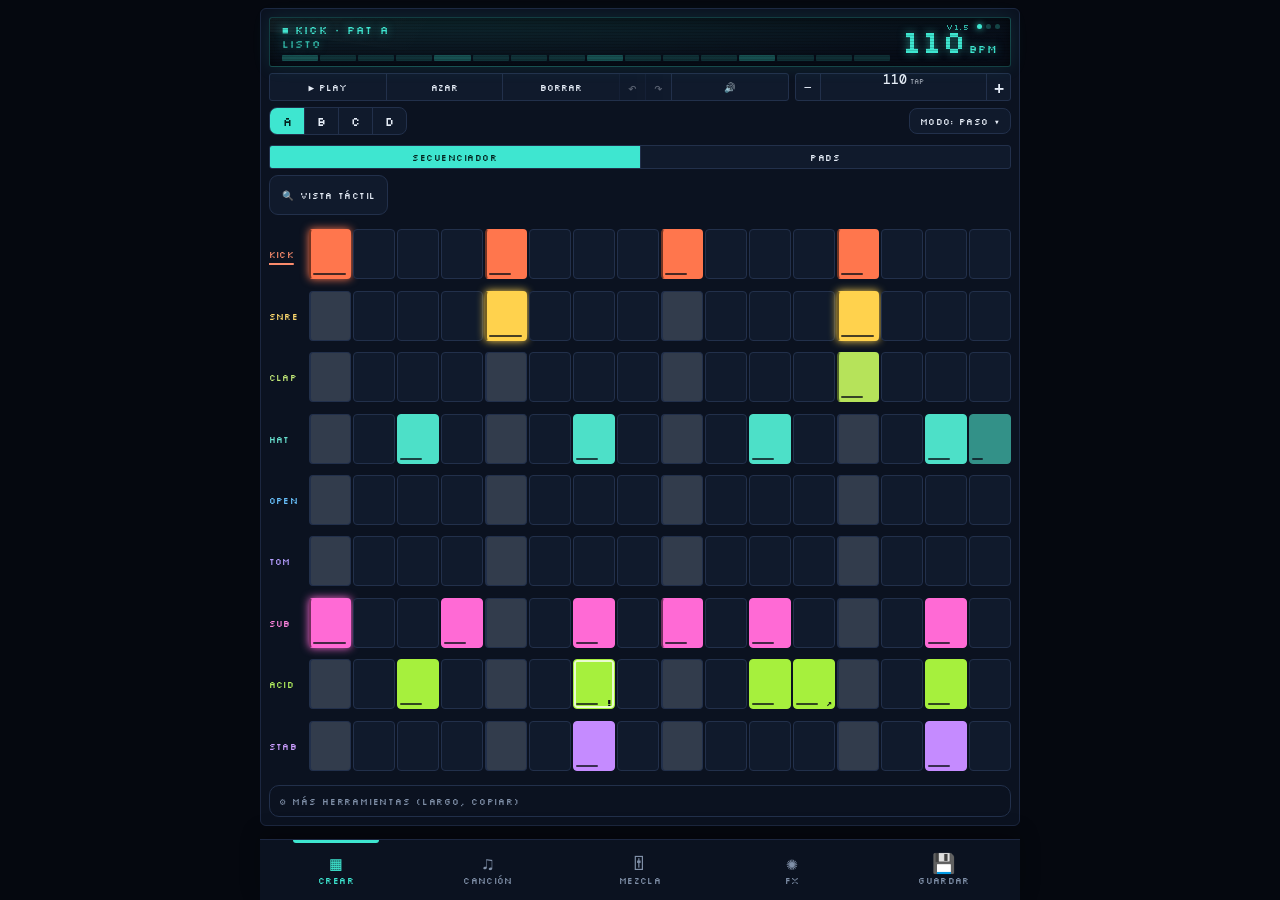
<file: versions/pulso-studio-v1.5.html>
<!doctype html><html><head><meta charset=utf8><meta name=viewport content="width=device-width,initial-scale=1,viewport-fit=cover"><style>:root{color-scheme:light;box-sizing:border-box;padding-top:env(safe-area-inset-top,0px);padding-bottom:env(safe-area-inset-bottom,0px)}html{scroll-padding-top:env(safe-area-inset-top,0px)}body{margin:0;padding:0;font:14.7px -apple-system,BlinkMacSystemFont,sans-serif;background:#fff;color:#000}img{max-width:100%}[hidden]:not([hidden=until-found i]){display:none!important}
/* ===== v1.2 layout compacto "Directo" ===== */
.device{padding:10px;gap:8px}.lcd{min-height:58px;padding:7px 12px}.lcd .big{font-size:33.6px}.lcd canvas{height:44px}
.tabs>button{min-height:32px}.subtabs>button{min-height:28px}.brand.foot{display:none}
#t-seq{display:flex;flex-direction:column;gap:8px}
#t-seq .seg>button,#t-seq .seg>.val{min-height:30px}
#t-seq .emode>button{font-size:9.45px}
#t-seq .mtx{gap:4px}
#t-seq .trk{flex-direction:row;align-items:center;gap:4px}
#t-seq .rh{flex:0 0 36px;min-width:0}
#t-seq .rh .ri,#t-seq .rh .ms{display:none}
#t-seq .rn{font-size:9.45px;letter-spacing:.02em;padding:0;gap:3px}
#t-seq .cells{flex:1;min-width:0;gap:2px}
#t-seq #grid .step{height:26px;border-radius:4px}
#t-seq #grid .step .n{display:none}
#t-seq #grid.focus .trk:not(.sel) .step{height:12px}
#t-seq #grid.focus .trk.sel .step{height:34px}
.more,.more2{border:1px solid var(--keyedge);border-radius:10px;padding:0 10px}
.more>summary,.more2>summary{cursor:pointer;font-family:var(--disp);font-size:9.45px;letter-spacing:.08em;color:var(--mute);min-height:30px;display:flex;align-items:center;list-style:none}
.more[open]{padding-bottom:10px;display:flex;flex-direction:column;gap:8px}.more[open]>summary{margin-bottom:2px}
.dock{display:flex;flex-direction:column;gap:8px;border-top:1px solid var(--keyedge);padding-top:8px}
.dks{display:grid;grid-template-columns:repeat(10,1fr);gap:3px}
.dk{display:flex;flex-direction:column;gap:3px;min-width:0}.dk.mt{opacity:.45}
.dfad{position:relative;height:92px;background:var(--track);border-radius:6px;touch-action:none}
.dcap{position:absolute;left:2px;right:2px;height:14px;border-radius:3px;background:var(--c);bottom:0}
.dk .vs{flex-direction:column;border-radius:6px}.dk .vs>button{min-height:21px;border-left:0;border-top:1px solid var(--keyedge);font-size:9.45px;padding:0}.dk .vs>:first-child{border-top:0}
.dn{background:none;border:0;padding:0;min-height:18px;font-family:var(--disp);font-size:8.4px;letter-spacing:0;color:color-mix(in srgb,var(--c) var(--lp),var(--lt))}
.dk.sel .dn{text-decoration:underline;text-underline-offset:3px;text-decoration-thickness:2px}
.dkm{display:grid;grid-template-columns:repeat(3,1fr);gap:2px 12px}
.dkm .k label{font-size:9.45px;letter-spacing:.04em;white-space:nowrap}.dkm input[type=range]{height:24px}
.pbar .pts .seg>button{min-height:30px}
.hint{font-size:11.55px}
</style></head><body>
<title>Pulso Studio</title>
<link rel="stylesheet" href="https://fonts.googleapis.com/css2?family=DM+Mono:wght@400;500&family=Silkscreen:wght@400;700&display=swap">
<style>
/* Layout: sticky LCD + transport on top, tab bar (Seq/Mix/FX/Canal), one panel at a time; skins swap tokens only */
:root{
  --lp:45%;--lt:#000;--page:#dfe3e6;--pfg:#3a444b;--dev:#f4f5f3;--edge:#c3cacf;--lcd:#c5d8b8;--lcdfg:#1f2a1a;
  --key:#e2e6e8;--keyedge:#b4bcc2;--on:#ff5a1f;--onfg:#fff;--fg:#1d2226;--mute:#56626a;--led:#ff5a1f;--track:#c9d0d4;
  --disp:'Silkscreen','Courier New',monospace;--mono:'DM Mono',ui-monospace,Menlo,monospace;
  color-scheme:light;
}
@media (prefers-color-scheme:dark){:root:not([data-skin]){
  --lp:82%;--lt:var(--fg);--page:#090b0d;--pfg:#9aa5ad;--dev:#16191d;--edge:#2a3037;--lcd:#0b1a1d;--lcdfg:#43e3f2;
  --key:#23282e;--keyedge:#343b43;--on:#22d3ee;--onfg:#04181b;--fg:#e7ecef;--mute:#8a949c;--led:#22d3ee;--track:#2f363d;color-scheme:dark}}
:root[data-skin="dark"]{--lp:82%;--lt:var(--fg);--page:#090b0d;--pfg:#9aa5ad;--dev:#16191d;--edge:#2a3037;--lcd:#0b1a1d;--lcdfg:#43e3f2;--key:#23282e;--keyedge:#343b43;--on:#22d3ee;--onfg:#04181b;--fg:#e7ecef;--mute:#8a949c;--led:#22d3ee;--track:#2f363d;color-scheme:dark}
:root[data-skin="light"]{--lp:45%;--lt:#000;--page:#dfe3e6;--pfg:#3a444b;--dev:#f4f5f3;--edge:#c3cacf;--lcd:#c5d8b8;--lcdfg:#1f2a1a;--key:#e2e6e8;--keyedge:#b4bcc2;--on:#ff5a1f;--onfg:#fff;--fg:#1d2226;--mute:#56626a;--led:#ff5a1f;--track:#c9d0d4;color-scheme:light}
:root[data-skin="orange"]{--lp:0%;--lt:var(--fg);--page:#1b1b1d;--pfg:#b9b9bd;--dev:#ff6a13;--edge:#d9540a;--lcd:#cbd8b2;--lcdfg:#25301a;--key:#f1ece0;--keyedge:#b8480a;--on:#1f1f22;--onfg:#fff;--fg:#1a0d04;--mute:#5e2607;--led:#141416;--track:#b8480a;color-scheme:light}
:root[data-skin="sub"]{--lp:82%;--lt:var(--fg);--page:#07030d;--pfg:#b9a6d6;--dev:#170a26;--edge:#2c1649;--lcd:#0f0620;--lcdfg:#c58bff;--key:#26133d;--keyedge:#3a2160;--on:#b26bff;--onfg:#12061f;--fg:#efe6ff;--mute:#9a84bd;--led:#ff4fd8;--track:#3a2160;color-scheme:dark}
:root[data-skin="green"]{--lp:82%;--lt:var(--fg);--page:#030a06;--pfg:#9cc9ac;--dev:#0c1811;--edge:#1c3426;--lcd:#07120b;--lcdfg:#46ff9c;--key:#15281c;--keyedge:#214030;--on:#46ff9c;--onfg:#04140a;--fg:#dcf8e7;--mute:#7ba58b;--led:#46ff9c;--track:#214030;color-scheme:dark}
:root[data-skin="neon"]{--lp:82%;--lt:var(--fg);--page:#05080f;--pfg:#93a1b8;--dev:#0b1220;--edge:#1c2740;--lcd:#070d18;--lcdfg:#3ee6d0;--key:#101a2c;--keyedge:#22304b;--on:#3ee6d0;--onfg:#03211d;--fg:#e6edf7;--mute:#8090a8;--led:#3ee6d0;--track:#22304b;color-scheme:dark}

*{box-sizing:border-box}
body{background:var(--page);color:var(--pfg);font-family:var(--mono);padding-inline:16px;padding-block:16px 28px;-webkit-tap-highlight-color:transparent}
button,select,input{font:inherit;color:inherit}
button{touch-action:manipulation;cursor:pointer;-webkit-user-select:none;user-select:none}
button:focus-visible,select:focus-visible,input:focus-visible{outline:2px solid var(--on);outline-offset:2px}
.wrap{max-width:440px;margin-inline:auto;display:flex;flex-direction:column;gap:14px}
.skins{display:flex;gap:8px;flex-wrap:wrap;align-items:center;justify-content:space-between}
.skins span{font-family:var(--disp);font-size:11.55px;letter-spacing:.12em;text-transform:uppercase}
.skins div{display:flex;gap:6px;flex-wrap:wrap}
.sk{border:1px solid var(--pfg);background:transparent;border-radius:999px;padding:5px 10px;font-family:var(--disp);font-size:10.5px;letter-spacing:.06em;text-transform:uppercase;color:var(--pfg)}
.sk[aria-pressed="true"]{background:var(--pfg);color:var(--page)}
.device{background:var(--dev);color:var(--fg);border:1px solid var(--edge);border-radius:22px;padding:14px;display:flex;flex-direction:column;gap:12px;box-shadow:0 14px 34px rgba(0,0,0,.22)}
.brand{display:flex;justify-content:space-between;align-items:baseline;font-family:var(--disp);letter-spacing:.14em;font-size:12.6px;text-transform:uppercase}
.brand b{font-size:16.8px}.brand em{font-style:normal;color:var(--mute);font-size:10.5px}
.head{position:sticky;top:env(safe-area-inset-top,0px);z-index:5;background:var(--dev);display:flex;flex-direction:column;gap:8px;padding-block:2px 6px}
.lcd{background:var(--lcd);color:var(--lcdfg);border-radius:10px;padding:7px 12px;display:grid;grid-template-columns:1fr auto;gap:0 12px;align-items:center;box-shadow:inset 0 2px 6px rgba(0,0,0,.35);font-family:var(--disp)}
.lcd .l1,.lcd .l2{font-size:10.5px;letter-spacing:.1em;text-transform:uppercase;min-width:0;font-variant-numeric:tabular-nums}
.lcd .l2{opacity:.8}
.lcd .big{font-size:27.3px;line-height:1;grid-row:span 2;text-align:right;font-variant-numeric:tabular-nums}
.lcd .big small{font-size:9.45px;letter-spacing:.1em;margin-left:3px}
.trans{display:grid;grid-template-columns:1.7fr 1fr;gap:8px}
/* segmented multi-button */
.seg{display:flex;border:1px solid var(--keyedge);border-radius:10px;overflow:hidden;background:var(--key);min-width:0}
.seg>button,.seg>.val{flex:1;min-width:0;border:0;border-left:1px solid var(--keyedge);background:transparent;color:var(--fg);min-height:40px;font-family:var(--disp);font-size:10.5px;letter-spacing:.06em;text-transform:uppercase;padding:0 4px;display:grid;place-items:center}
.seg>:first-child{border-left:0}
.seg>button:active{background:var(--keyedge)}
.seg>button[aria-pressed="true"]{background:var(--on);color:var(--onfg)}
.seg .hd{flex:0 0 38px;font-size:16.8px}
.seg .val small{font-size:8.4px;opacity:.6;margin-top:-2px}
.seg .val span{font-family:var(--mono);font-size:14.7px;font-weight:500}
.tabs>button{min-height:38px;font-size:11.55px}
.subtabs[hidden]{display:none}.subtabs>button{min-height:32px;font-size:10.5px}
/* modo foco: pista elegida grande (2x8), resto mini */
#grid.focus .trk:not(.sel) .step{aspect-ratio:auto;height:12px;border-radius:4px;box-shadow:none}
#grid.focus .trk:not(.sel) .step :is(.n,.v,.x){display:none}
#grid.focus .trk:not(.sel){gap:2px}
#grid.focus .trk.sel .cells{grid-template-columns:repeat(8,1fr);gap:5px}
#grid.focus .trk.sel .step{font-size:16.8px}
#grid.focus .trk:not(.sel) .ms{display:none}
.tab{display:flex;flex-direction:column;gap:12px}
.tab[hidden]{display:none}
.fn{background:var(--key);border:1px solid var(--keyedge);border-radius:10px;min-height:40px;font-family:var(--disp);font-size:10.5px;letter-spacing:.08em;text-transform:uppercase;color:var(--fg);box-shadow:0 2px 0 var(--keyedge)}
.fn[aria-pressed="true"]{background:var(--on);color:var(--onfg);border-color:var(--on)}
/* channel chips: name + M/S in one block */
.chips{display:grid;grid-template-columns:repeat(7,1fr);gap:4px}
.chip{display:flex;flex-direction:column;gap:3px;min-width:0}
.chip .nm{position:relative;min-height:36px;background:var(--key);border:1px solid var(--keyedge);border-radius:8px;font-family:var(--disp);font-size:9.45px;letter-spacing:.04em;color:var(--fg);padding:0;box-shadow:0 2px 0 var(--keyedge)}
.chip .nm[aria-pressed="true"]{background:var(--on);color:var(--onfg);border-color:var(--on)}
.chip .nm i{position:absolute;top:3px;right:3px;width:4px;height:4px;border-radius:50%;background:currentColor;opacity:0}
.chip .nm.has i{opacity:.8}
.ms{border-radius:7px}
.ms>button{min-height:22px;font-size:9.45px;padding:0}
.ms>.m[aria-pressed="true"]{background:var(--mute);color:var(--dev)}
.strip{display:grid;grid-template-columns:1fr 1fr;gap:8px}
.notes{display:grid;grid-template-columns:repeat(8,1fr);gap:4px}
.notes .fn{min-height:34px;font-size:9.45px;padding:0;box-shadow:none}
.grid{display:grid;grid-template-columns:repeat(4,1fr);gap:9px}
.step{position:relative;aspect-ratio:1;background:var(--key);border:1px solid var(--keyedge);border-radius:12px;color:var(--fg);font-family:var(--disp);font-size:13.65px;display:grid;place-items:center;box-shadow:0 3px 0 var(--keyedge);min-width:0;padding:0;-webkit-touch-callout:none}
.step:active{transform:translateY(2px);box-shadow:0 1px 0 var(--keyedge)}
.step.beat{border-color:var(--mute)}
.step.on{background:var(--on);color:var(--onfg);border-color:var(--on)}
.step.out{opacity:.35}
.step .n{position:absolute;left:7px;top:5px;font-size:8.4px;opacity:.55}
.step .v{position:absolute;left:8px;bottom:6px;height:3px;border-radius:2px;background:currentColor;opacity:.75;width:0}
.step::after{content:"";position:absolute;right:7px;top:7px;width:6px;height:6px;border-radius:50%;background:var(--led);opacity:0}
.step.ph::after{opacity:1;box-shadow:0 0 8px var(--led)}
.step.ph:not(.on){border-color:var(--led)}
.pbar{display:grid;grid-template-columns:1fr;gap:8px}
.pts{display:grid;grid-template-columns:repeat(4,1fr);gap:6px}
.pts .seg.pl{border-color:var(--led);box-shadow:0 0 0 1px var(--led)}
.pts .seg>button:first-child{font-size:12.6px}
.pts .seg>.pc{flex:0 0 26px;font-size:9.45px}
.pts .seg>.pc[aria-pressed="true"]{background:var(--fg);color:var(--dev)}
/* mixer */
.mix{display:grid;grid-template-columns:repeat(8,1fr);gap:3px}
.mc{display:flex;flex-direction:column;gap:4px;min-width:0;align-items:stretch}
.mc.mt{opacity:.5}
.fv{font-size:9.45px;text-align:center;color:var(--mute);font-variant-numeric:tabular-nums;min-height:11px}
.fad{position:relative;height:150px;background:var(--track);border-radius:7px;touch-action:none}
.meter{position:absolute;left:38%;right:38%;top:5px;bottom:5px;background:rgba(0,0,0,.28);border-radius:3px;overflow:hidden}
.meter i{position:absolute;left:0;right:0;bottom:0;height:100%;background:var(--led);transform:scaleY(0);transform-origin:bottom;will-change:transform}
.cap{position:absolute;left:3px;right:3px;height:18px;background:var(--fg);border-radius:4px;bottom:0}
.cap::after{content:"";position:absolute;left:4px;right:4px;top:8px;height:2px;background:var(--dev)}
.pn{position:relative;height:16px;background:var(--track);border-radius:5px;touch-action:none}
.pn::before{content:"";position:absolute;left:50%;top:3px;bottom:3px;width:1px;background:var(--mute)}
.pn b{position:absolute;top:2px;width:10px;height:12px;border-radius:3px;background:var(--fg)}
.nm2{min-height:26px;background:var(--key);border:1px solid var(--keyedge);border-radius:7px;font-family:var(--disp);font-size:8.4px;letter-spacing:.02em;color:var(--fg);padding:0}
/* fx + canal */
.card{border:1px solid var(--keyedge);border-radius:12px;padding:10px;display:flex;flex-direction:column;gap:10px}
.card .hd2{display:flex;justify-content:space-between;align-items:center}
h2,h3{margin:0;font-family:var(--disp);font-size:10.5px;letter-spacing:.14em;text-transform:uppercase;color:var(--mute);font-weight:400}
.tg{min-height:28px;padding:0 12px;border-radius:999px;border:1px solid var(--keyedge);background:var(--key);font-family:var(--disp);font-size:9.45px;letter-spacing:.08em;text-transform:uppercase;color:var(--fg)}
.tg[aria-pressed="true"]{background:var(--on);color:var(--onfg);border-color:var(--on)}
.knobs{display:grid;grid-template-columns:1fr 1fr;gap:6px 16px}
.k{display:flex;flex-direction:column;gap:2px;min-width:0}
.k label{display:flex;justify-content:space-between;font-family:var(--disp);font-size:10.5px;letter-spacing:.1em;text-transform:uppercase;color:var(--mute)}
.k label output{color:var(--fg);font-family:var(--mono);font-size:11.55px}
input[type=range]{width:100%;height:30px;background:transparent;-webkit-appearance:none;appearance:none;margin:0}
input[type=range]::-webkit-slider-runnable-track{height:6px;border-radius:3px;background:var(--track)}
input[type=range]::-moz-range-track{height:6px;border-radius:3px;background:var(--track)}
input[type=range]::-webkit-slider-thumb{-webkit-appearance:none;width:24px;height:24px;border-radius:50%;background:var(--on);border:3px solid var(--dev);margin-top:-9px;box-shadow:0 0 0 1px var(--keyedge)}
input[type=range]::-moz-range-thumb{width:18px;height:18px;border-radius:50%;background:var(--on);border:3px solid var(--dev)}
.selects{display:grid;grid-template-columns:1fr 1fr;gap:10px 16px}
select{width:100%;min-height:40px;background:var(--key);border:1px solid var(--keyedge);border-radius:10px;padding:0 8px;font-family:var(--mono);font-size:13.65px;color:var(--fg)}
.note{margin:0;font-size:11.55px;line-height:1.5;color:var(--mute)}
.hint{font-size:11.55px;line-height:1.5;text-align:center;padding-inline:6px;margin:0}
/* visuals: lcd scope, breathing pads, styles, stage */
:root{--ch:#ff764d}
.device{position:relative}
.lcd{position:relative;cursor:pointer}
.lcd canvas{grid-column:1;grid-row:1/3;width:100%;height:40px;display:block;min-width:0}
.lcd[data-v="info"] canvas,.lcd[data-v="info"] .md{display:none}
.lcd:not([data-v="info"]) .l1,.lcd:not([data-v="info"]) .l2{display:none}
.lcd .md{position:absolute;left:12px;top:4px;font-size:7.35px;letter-spacing:.14em;opacity:.7;pointer-events:none}
.seg>button:disabled{opacity:.35;cursor:default}
.grid{--p:0}
.step{transition:box-shadow .45s ease-out}
.step.ph{box-shadow:0 3px 0 var(--keyedge),inset 0 0 0 2px var(--led),0 0 12px var(--led);transition:none}
.mtx{position:relative}
.mtx>.glow{position:absolute;inset:-6px;border-radius:12px;box-shadow:0 0 22px var(--ch),inset 0 0 14px var(--ch);opacity:0;pointer-events:none;will-change:opacity;z-index:0}
.led{position:absolute;inset:-1px;border-radius:inherit;pointer-events:none;opacity:0;will-change:opacity;box-shadow:0 0 12px var(--c,var(--led))}
.rn{position:relative}.rn .led{inset:0 -4px;border-radius:4px;box-shadow:none;background:color-mix(in srgb,var(--c) 30%,transparent)}
#grid .step{transition:none}
.step.on[data-v="1"]:not(.out){opacity:.62}
.step.on[data-v="3"]{box-shadow:0 3px 0 var(--keyedge),0 0 10px var(--on)}
.step.on.ph{box-shadow:inset 0 0 0 2px var(--led),0 0 16px var(--on)}
.chip .nm{box-shadow:0 2px 0 var(--keyedge)}
/* style: hardware */
:root[data-style="hw"] .device::before{--scr:radial-gradient(circle,var(--mute) 0 2px,transparent 2.6px);content:"";position:absolute;inset:5px;pointer-events:none;
  background:var(--scr) left top/7px 7px no-repeat,var(--scr) right top/7px 7px no-repeat,var(--scr) left bottom/7px 7px no-repeat,var(--scr) right bottom/7px 7px no-repeat}
:root[data-style="hw"] :is(.fn,.seg,.step,.chip .nm,.nm2){background-image:linear-gradient(180deg,rgba(255,255,255,.13),rgba(0,0,0,.07))}
:root[data-style="hw"] .lcd{outline:3px solid var(--keyedge)}
:root[data-style="hw"] .brand{border-bottom:1px dashed var(--edge);padding-bottom:8px}
/* style: ableton */
:root[data-style="abl"] .device{border-radius:6px;box-shadow:none}
:root[data-style="abl"] :is(.step,.fn,.seg,.chip .nm,.nm2,.lcd,.card,select,.fad,.pn,.tg,.sk){border-radius:3px}
:root[data-style="abl"] :is(.step,.fn){box-shadow:none}
:root[data-style="abl"] .step:active{transform:none}
:root[data-style="abl"] .step.on{background:var(--ch);border-color:var(--ch);color:#111}
:root[data-style="abl"] .step.on[data-v="3"]{box-shadow:none}
:root[data-style="abl"] .step.ph{box-shadow:inset 0 0 0 2px var(--led)}
:root[data-style="abl"] .step.on.ph{box-shadow:inset 0 0 0 2px var(--fg)}
:root[data-style="abl"] .chip .nm{border-bottom:3px solid var(--c);box-shadow:none}
:root[data-style="abl"] .chip .nm[aria-pressed="true"]{background:var(--c);border-color:var(--c);color:#111}
:root[data-style="abl"] .cap{background:var(--c)}
/* stage mode */
:root[data-stage] :is(.brand,.hint,#tabs,#subs,.strip,.pbar>.seg,.emode,.tools){display:none}
[hidden]{display:none!important}
.emode>button{min-height:30px;font-size:9.45px;white-space:nowrap}
.tools{display:grid;grid-template-columns:1fr;gap:8px}
.tools .seg>button{min-height:34px;font-size:9.45px;white-space:nowrap}
.tools .seg .ek{flex:0 0 44px;font-size:15.75px}
.tools .seg>button:disabled{opacity:.35}
#grid .step .x{position:absolute;right:2px;bottom:2px;font-size:8.4px;font-weight:700;line-height:1;letter-spacing:0;pointer-events:none}
#grid .step.on.ac{box-shadow:inset 0 0 0 2px rgba(255,255,255,.75)}
#grid[data-em="acc"],#grid[data-em="rt"],#grid[data-em="nd"],#grid[data-em="sl"]{outline:1px dashed var(--led);outline-offset:3px;border-radius:6px}
#shT{width:100%;box-sizing:border-box;font-family:var(--mono);font-size:10.5px;background:var(--key);color:var(--fg);border:1px solid var(--keyedge);border-radius:8px;padding:6px;resize:vertical;min-height:54px}
.smpn{font-size:10.5px;color:var(--mute);max-width:55%;overflow:hidden;text-overflow:ellipsis;white-space:nowrap}
:root[data-stage] .wrap{max-width:640px}
:root[data-stage] .lcd canvas{height:76px}
:root[data-stage] .grid{gap:12px}
:root[data-stage] .step{font-size:16.8px;border-radius:16px}
:root[data-stage] .step.on{box-shadow:0 0 12px var(--on)}
:root[data-stage] .device{background-image:radial-gradient(120% 60% at 50% 0%,color-mix(in srgb,var(--on) 14%,transparent),transparent)}
/* matrix sequencer: 7 tracks x 16 steps */
.wrap{max-width:540px}
.mtx{display:flex;flex-direction:column;gap:10px}
.trk{display:flex;flex-direction:column;gap:5px}
.trk.mt{opacity:.45}
.rh{display:flex;align-items:center;gap:8px}
.rn{background:none;border:0;padding:4px 0;font-family:var(--disp);font-size:12.6px;letter-spacing:.12em;color:color-mix(in srgb,var(--c) var(--lp),var(--lt));text-align:left}
.trk.sel .rn{text-decoration:underline;text-underline-offset:5px;text-decoration-thickness:2px}
.ri{flex:1;min-width:0;font-size:9.45px;color:var(--mute);letter-spacing:.06em}
.rh .ms{flex:0 0 66px}
.rh .ms>button{min-height:26px}
.cells{display:grid;grid-template-columns:repeat(16,1fr);gap:3px}
#grid .step{aspect-ratio:auto;height:34px;border-radius:5px;box-shadow:none;font-size:7.35px}
#grid .step::after{display:none}
#grid .step .n{left:3px;top:2px;font-size:7.35px}
#grid .step .v{left:2px;bottom:3px;height:2px}
#grid .step.beat:not(.on){border-color:var(--keyedge);background:color-mix(in srgb,var(--fg) 7%,var(--key))}
#grid .step.on{background:var(--c);border-color:var(--c);color:#0b0f17}
#grid .step.on .n{opacity:.8;font-weight:700}
#grid .step.on[data-v="3"]{box-shadow:0 0 8px var(--c)}
#grid .step.ph{box-shadow:inset 0 0 0 2px var(--led)}
#grid .step.ph:not(.on){background:color-mix(in srgb,var(--c) 25%,var(--key))}
#grid .step.on.ph{box-shadow:inset 0 0 0 2px var(--fg),0 0 12px var(--c)}
:root[data-stage] #grid .step{height:46px}
.nrow{display:flex;align-items:center;gap:8px}
.nrow{--c:#ff6ad5}.nrow span{flex:0 0 auto;min-width:62px;font-family:var(--disp);font-size:9.45px;letter-spacing:.1em;color:color-mix(in srgb,var(--c) var(--lp),var(--lt))}
.nrow .notes{flex:1;min-width:0}
/* mixer cards */
.mix{grid-template-columns:repeat(5,1fr);gap:6px}
.mc{border:1px solid var(--keyedge);border-radius:12px;padding:8px 6px;gap:6px;background:color-mix(in srgb,var(--key) 45%,transparent)}
.mc .nm2{order:-1;background:none;border:0;box-shadow:none;color:color-mix(in srgb,var(--c) var(--lp),var(--lt));font-size:10.5px;min-height:22px}
.mc .fv{order:1;color:var(--fg)}
.mc .fad{height:120px;width:26px;margin-left:calc(50% - 24px);margin-right:0}
.mc{padding:8px 3px}.mc .nm2{font-size:9.45px}
.dbs{position:absolute;left:100%;top:9px;bottom:9px;margin-left:5px;width:24px;pointer-events:none}
.dbs span{position:absolute;left:0;font-size:8.4px;line-height:1;color:var(--mute);transform:translateY(50%);font-variant-numeric:tabular-nums;white-space:nowrap}
.dbs span::before{content:"";display:inline-block;width:4px;height:1px;background:currentColor;vertical-align:middle;margin-right:2px}
.dbs span.z{color:var(--fg)}
.mc .cap{background:var(--c)}
/* eq + file tabs */
.tabs>button{padding-inline:2px}
.eqt{display:grid;grid-template-columns:repeat(8,1fr);gap:4px}
.eqt button{min-height:34px;background:var(--key);border:1px solid var(--keyedge);border-bottom:3px solid var(--c);border-radius:7px;font-family:var(--disp);font-size:8.4px;color:var(--fg);padding:0}
.eqt button[aria-pressed="true"]{background:var(--c);border-color:var(--c);color:#0b0f17}
.eqt button.mod::after{content:"•";margin-left:1px}
#eqc{width:100%;height:230px;display:block;background:var(--lcd);border-radius:10px;touch-action:none}
.eqk{display:grid;grid-template-columns:1fr 1fr;gap:6px 16px;margin-top:8px}.eqk .k:first-child{grid-column:1/-1}#eqCtl{display:grid;gap:6px;margin-top:6px}#eqCtl[hidden],#eqSl[hidden],.eqk .k[hidden]{display:none}.eqact{display:flex;gap:4px}.eqm{min-width:44px;min-height:30px;border:1px solid var(--keyedge);border-radius:7px;background:var(--key);color:var(--fg);font-family:var(--disp);font-size:11.55px}.eqm[aria-pressed="true"]{background:var(--on);color:var(--onfg)}
.eqb{display:grid;grid-template-columns:repeat(9,1fr);gap:3px;margin-top:6px}
.eqb button{min-height:40px;display:flex;flex-direction:column;align-items:center;justify-content:center;gap:1px;background:var(--key);border:1px solid var(--keyedge);border-bottom:3px solid var(--c);border-radius:7px;color:var(--fg);padding:0}
.eqb button span{font-size:14.7px;line-height:1}.eqb button small{font-family:var(--mono);font-size:9.45px;opacity:.8}
.eqb button[aria-pressed="true"]{background:var(--c);border-color:var(--c);color:#0b0f17}
#eqBn{color:var(--fg)}
.saverow{display:flex;gap:8px}
.saverow input{flex:1;min-width:0;min-height:40px;background:var(--key);border:1px solid var(--keyedge);border-radius:10px;padding:0 10px;color:var(--fg);font-family:var(--mono);font-size:14.7px}
.saverow .fn{flex:0 0 auto;padding-inline:12px}
.plist{display:flex;flex-direction:column;gap:6px}
.pi{display:flex;align-items:center;gap:8px;border:1px solid var(--keyedge);border-radius:10px;padding:6px 6px 6px 10px}
.pi>div:first-child{flex:1;min-width:0;display:flex;flex-direction:column}
.k label output{text-transform:none}
.pi b{font-size:13.65px;font-weight:500;overflow:hidden;text-overflow:ellipsis;white-space:nowrap}
.pi small{font-size:10.5px;color:var(--mute)}
.pi .seg{flex:0 0 auto}
.pi .seg>button{min-height:34px;padding:0 10px}
.pi .seg>button.del[data-arm]{background:#e5484d;color:#fff}
.empty{font-size:12.6px;color:var(--mute);text-align:center;padding:10px}
.fxnav{display:flex;gap:6px;overflow-x:auto;scrollbar-width:none;padding-bottom:2px;-webkit-overflow-scrolling:touch}
.fxnav::-webkit-scrollbar{display:none}
.fxnav button{flex:0 0 auto;display:flex;align-items:center;gap:5px;min-height:32px;padding:0 10px;border-radius:999px;border:1px solid var(--keyedge);background:var(--key);color:var(--fg);font-family:var(--disp);font-size:9.45px;letter-spacing:.06em;text-transform:uppercase}
.fxnav button i{width:7px;height:7px;border-radius:50%;background:var(--keyedge)}
.fxnav button.on i{background:var(--c);box-shadow:0 0 6px var(--c)}
.fxl{display:flex;flex-direction:column;gap:10px}
.fxc{border:1px solid var(--keyedge);border-left:4px solid var(--c);border-radius:12px;padding:10px;display:flex;flex-direction:column;gap:9px;background:linear-gradient(180deg,color-mix(in srgb,var(--c) 9%,transparent),transparent 70%);scroll-margin-top:220px}
.fxc:not(.on){border-left-color:var(--keyedge);background:none}
.fxh{display:flex;align-items:center;gap:8px}
.fxh .fxi{font-size:16.8px;line-height:1}
.fxh h3{flex:1;color:var(--fg);font-size:11.55px}
.fxc .tg[aria-pressed="true"]{background:var(--c);border-color:var(--c);color:#0b0f17}
.fxg{width:100%;height:64px;display:block;background:var(--lcd);border-radius:8px;box-shadow:inset 0 2px 6px rgba(0,0,0,.3)}
.fxc:not(.on) .fxg{opacity:.4}
.fxc .seg>button[aria-pressed="true"]{background:var(--c);color:#0b0f17}
.fxc .seg>button{min-height:34px}
.fxc input[type=range]::-webkit-slider-thumb{background:var(--c)}
.fxc input[type=range]::-moz-range-thumb{background:var(--c)}
.fxc .k label output{color:var(--fg)}
:root[data-style="abl"] :is(.fxc,.fxg,.fxnav button){border-radius:3px}
.msbar{--c:#9fb0c8;border:1px solid var(--keyedge);border-left:4px solid var(--c);border-radius:10px;padding:6px 8px 8px;display:grid;grid-template-columns:auto 1fr 1fr 1fr;gap:2px 10px;align-items:end;background:var(--dev);position:relative}
.msbar .mt{grid-row:1/3;font-family:var(--disp);font-size:9.45px;letter-spacing:.1em;color:var(--fg);align-self:center;display:flex;flex-direction:column;align-items:center;gap:2px}
.msbar .mt b{font-size:14.7px;font-weight:400}
.msbar .k label{font-size:8.4px}.msbar .k label output{font-size:10.5px}
.msbar input[type=range]{height:24px}
.msbar input[type=range]::-webkit-slider-thumb{width:18px;height:18px;margin-top:-6px;background:var(--c)}
.msbar input[type=range]::-moz-range-thumb{width:14px;height:14px;background:var(--c)}
.msbar .lvl{position:absolute;left:4px;right:6px;bottom:2px;height:3px;border-radius:2px;background:color-mix(in srgb,var(--fg) 15%,transparent);overflow:hidden}
.msbar .lvl i{position:absolute;inset:0;background:var(--c);transform:scaleX(0);transform-origin:left;will-change:transform}
.msbar .lvl i.hot{background:#e5484d}
:root[data-style="abl"] .msbar{border-radius:3px}
.msbar[hidden]{display:none}
#aud[aria-pressed="false"]{background:var(--key);color:var(--mute)}
#prec[data-rec]{background:#e5484d;color:#fff;border-color:#e5484d}
/* LCD look: glass glow, scanlines, status row, step strip, mode dots */
.lcd{grid-template-rows:auto auto auto;background:radial-gradient(130% 150% at 25% 0%,color-mix(in srgb,var(--lcdfg) 13%,var(--lcd)),var(--lcd) 65%);border:1px solid color-mix(in srgb,var(--lcdfg) 22%,transparent);box-shadow:inset 0 2px 12px rgba(0,0,0,.55),0 0 18px color-mix(in srgb,var(--lcdfg) 10%,transparent);overflow:hidden}
.lcd::after{content:"";position:absolute;inset:0;pointer-events:none;background:repeating-linear-gradient(0deg,rgba(0,0,0,.16) 0 1px,transparent 1px 3px)}
.lcd::before{content:"";position:absolute;left:-20%;top:-60%;width:70%;height:120%;pointer-events:none;background:linear-gradient(115deg,rgba(255,255,255,.07),transparent 60%);transform:rotate(8deg)}
.lcd .l1,.lcd .l2,.lcd .big{text-shadow:0 0 8px color-mix(in srgb,var(--lcdfg) 55%,transparent)}
.lcd .big{grid-row:1/4!important;grid-column:2}
.lcd .l1,.lcd .l2,.lsteps{grid-column:1}
.lcd canvas{grid-row:1/4!important}
.lsteps{display:grid;grid-template-columns:repeat(16,1fr);gap:2px;margin-top:6px;min-width:0}
.lsteps i{height:6px;border-radius:1px;background:color-mix(in srgb,var(--lcdfg) 16%,transparent)}
.lsteps i.b{background:color-mix(in srgb,var(--lcdfg) 30%,transparent)}
.lsteps i.on{background:var(--lcdfg);box-shadow:0 0 6px var(--lcdfg)}
.lcd:not([data-v="info"]) .lsteps{display:none}
.ldots{position:absolute;right:10px;top:6px;display:flex;gap:4px;pointer-events:none;z-index:1}
.ldots i{width:5px;height:5px;border-radius:50%;background:var(--lcdfg);opacity:.25}
.lcd[data-v="info"] .ldots i:nth-child(1),.lcd[data-v="wave"] .ldots i:nth-child(2),.lcd[data-v="spec"] .ldots i:nth-child(3){opacity:1;box-shadow:0 0 6px var(--lcdfg)}
.lcd .l1 b{display:inline-block;min-width:1.2em}
/* slim transport bar */
.trans{gap:6px}
.trans .seg{border-radius:8px}
.trans .seg>button,.trans .seg>.val{min-height:26px;height:26px;font-size:9.45px;white-space:nowrap;padding:0 3px}
.trans .seg .hd{flex:0 0 28px;font-size:13.65px}
.trans .seg .val{display:flex;align-items:baseline;justify-content:center;gap:3px}
.trans .seg .val span{font-size:12.6px;line-height:1}
.trans .seg .val small{font-size:7.35px;margin:0}
/* bigger LCD, brand + looks moved to the footer */
.lcd{padding:10px 14px;min-height:76px}
.lcd .l1,.lcd .l2{font-size:12.6px}
.lcd .big{font-size:42px}
.lcd .big small{font-size:10.5px}
.lcd canvas{height:60px}
.lcd .md{font-size:8.4px}
:root[data-stage] .lcd canvas{height:96px}
.brand.foot{border-top:1px dashed var(--edge);padding-top:8px;opacity:.8}
:root[data-style="hw"] .brand.foot{border-bottom:0;padding-bottom:0}
.pie{display:flex;flex-direction:column;gap:10px;padding-top:4px}
:root[data-stage] .pie{display:none}
.stagex{display:none}
:root[data-stage] .wrap{padding-bottom:70px}
:root[data-stage] .stagex{display:flex;align-items:center;gap:6px;position:fixed;bottom:calc(14px + env(safe-area-inset-bottom));left:50%;transform:translateX(-50%);z-index:60;min-height:36px;padding:0 14px;border-radius:999px;border:1px solid var(--led);background:var(--dev);color:var(--fg);font-family:var(--disp);font-size:10.5px;letter-spacing:.08em;text-transform:uppercase;box-shadow:0 0 12px color-mix(in srgb,var(--led) 40%,transparent)}
/* Pulso Studio additions: 9 channels, pads, song */
.tabs>button{font-size:9.45px;min-height:36px;letter-spacing:.02em}
.chips{grid-template-columns:repeat(5,1fr)}
.eqt{grid-template-columns:repeat(5,1fr)}
.pads{display:grid;grid-template-columns:repeat(3,1fr);gap:10px}
.pad{position:relative;aspect-ratio:1;border-radius:16px;border:1px solid var(--keyedge);background:var(--key);color:var(--fg);display:flex;flex-direction:column;justify-content:space-between;align-items:flex-start;padding:10px 12px;overflow:hidden;touch-action:none;-webkit-user-select:none;user-select:none;font-family:var(--disp)}
.pad::before{content:"";position:absolute;left:0;right:0;bottom:0;height:5px;background:var(--c)}
.pad b{font-size:15.75px;font-weight:400;letter-spacing:.08em;color:color-mix(in srgb,var(--c) var(--lp),var(--lt))}
.pad small{font-family:var(--mono);font-size:10.5px;color:var(--mute)}
.pad.hit{background:var(--c);border-color:var(--c)}
.pad.hit b,.pad.hit small{color:#0b0f17}
.pad[aria-pressed="true"]{box-shadow:inset 0 0 0 2px var(--c)}
.keys{display:grid;grid-template-columns:repeat(4,1fr);gap:8px}
.keys .pad{aspect-ratio:1.4}
.sg{overflow-x:auto;border:1px solid var(--keyedge);border-radius:12px;padding:8px;-webkit-overflow-scrolling:touch}
.sgi{display:grid;grid-template-columns:54px repeat(var(--n),34px);gap:3px;width:max-content;align-items:center}
.sgi .lab{position:sticky;left:0;z-index:2;background:var(--dev);font-family:var(--disp);font-size:8.4px;letter-spacing:.08em;color:var(--mute);height:34px;display:flex;align-items:center}
.sgi .bn{text-align:center;font-size:9.45px;color:var(--mute)}
.sc{height:34px;border:1px solid var(--keyedge);border-radius:5px;background:var(--key);font-family:var(--disp);font-size:12.6px;color:var(--fg);padding:0}
.sc.on{background:var(--c);border-color:var(--c);color:#0b0f17}
.sc.ph{box-shadow:inset 0 0 0 2px var(--led),0 0 10px var(--led)}
.lane{border:1px solid var(--keyedge);border-left:4px solid var(--c);border-radius:12px;padding:10px;display:flex;flex-direction:column;gap:8px;margin-bottom:10px}
.lane .lh{display:flex;align-items:center;gap:8px;justify-content:space-between}
.lane .lh b{font-family:var(--disp);font-size:11.55px;letter-spacing:.1em;color:color-mix(in srgb,var(--c) var(--lp),var(--lt));font-weight:400}
.pad .led{inset:0;border-radius:inherit;box-shadow:none;background:color-mix(in srgb,var(--c) 40%,transparent)}
.lane canvas{width:100%;height:46px;display:block;background:var(--lcd);border-radius:8px}
.lane .fnm{font-size:10.5px;color:var(--mute);overflow:hidden;text-overflow:ellipsis;white-space:nowrap}
.lrow{display:grid;grid-template-columns:1fr 1fr;gap:8px}
.lrow label{display:flex;flex-direction:column;gap:3px;font-family:var(--disp);font-size:9.45px;letter-spacing:.1em;color:var(--mute);text-transform:uppercase}
.lrow input{min-height:38px;background:var(--key);border:1px solid var(--keyedge);border-radius:10px;padding:0 10px;color:var(--fg);font-family:var(--mono);font-size:14.7px;width:100%}
:root[data-style="abl"] :is(.pad,.sc,.lane,.sg){border-radius:3px}
@media (prefers-reduced-motion:reduce){*{transition:none!important;animation:none!important}}
/* ===== v1.3 ===== */
/* grid: tiempos 1-5-9-13 */
#grid .step.beat{border-left:2px solid var(--mute)}
#grid .step.beat:not(.on){background:color-mix(in srgb,var(--fg) 16%,var(--key))}
#grid .step.beat.on{border-left-color:rgba(0,0,0,.55)}
/* marcas de modo en las celdas */
#grid .step .x{right:2px;bottom:1px;font-size:9.45px}
/* transporte: deshacer/rehacer y botón de sonido */
.trans{grid-template-columns:2.4fr 1fr}
.trans .seg>button{letter-spacing:0}
.trans .seg .hd{flex:0 0 24px}
.trans .seg>button.ur{flex:0 0 26px;font-size:14.7px;padding:0}
#aud{background:transparent;color:var(--fg)}
#aud[aria-pressed="false"]{background:var(--on);color:var(--onfg)}
.seg>button:disabled{opacity:.35}
/* fila de modos: discreta, al final de Crear */
#t-seq .emode{margin-top:4px;opacity:.85}
#t-seq .emode>button{min-height:20px;font-size:7.35px;letter-spacing:0;padding:0 1px}
/* pestañas y subpestañas más estrechas */
.tabs>button{min-height:26px!important;font-size:9.5px}
.subtabs>button{min-height:22px!important;font-size:9px}
.tab{gap:10px}
/* ===== v1.5: app móvil (barra inferior, cabecera compacta, hoja de modos) ===== */
:root{--nav:60px}
body{padding-block:8px calc(var(--nav) + env(safe-area-inset-bottom) + 6px)}
.device{min-height:calc(100dvh - var(--nav) - env(safe-area-inset-bottom) - 22px);padding:8px;gap:6px}
.tab:not([hidden]){flex:1}
.head{gap:6px;padding-block:0 4px}
.lcd{min-height:50px;padding:5px 12px}
.lcd .big{font-size:31.5px}
.lcd canvas{height:36px}
.lcd .l1,.lcd .l2{font-size:11.02px}
.lsteps{margin-top:3px}
.lcd .md{top:2px}
.prow{display:flex;gap:6px;align-items:center}
.pchips{display:flex;border:1px solid var(--keyedge);border-radius:8px;overflow:hidden;background:var(--key)}
.pchips>button{width:34px;min-height:26px;border:0;border-left:1px solid var(--keyedge);background:transparent;color:var(--fg);font-family:var(--disp);font-size:11.55px;padding:0}
.pchips>button:first-child{border-left:0}
.pchips>button[aria-pressed="true"]{background:var(--on);color:var(--onfg)}
.pchips>button.pl:not([aria-pressed="true"]){box-shadow:inset 0 -3px 0 var(--led)}
.modeb{margin-left:auto;min-height:26px;padding:0 10px;border-radius:8px;border:1px solid var(--keyedge);background:var(--key);color:var(--fg);font-family:var(--disp);font-size:9.45px;letter-spacing:.04em;text-transform:uppercase}
.modeb[aria-pressed="true"],.modeb[aria-expanded="true"]{border-color:var(--on);color:var(--on)}
.tabs{position:fixed;left:50%;bottom:0;transform:translateX(-50%);width:100%;max-width:540px;z-index:30;display:flex;background:var(--dev);border:0;border-top:1px solid var(--edge);border-radius:0;padding-bottom:env(safe-area-inset-bottom);overflow:visible;box-shadow:0 -6px 18px rgba(0,0,0,.25)}
.tabs>button{flex:1;min-height:var(--nav)!important;border:0;display:flex;flex-direction:column;align-items:center;justify-content:center;gap:3px;background:transparent;color:var(--mute);font-family:var(--disp);font-size:8.93px;letter-spacing:.04em;text-transform:uppercase;padding:0;position:relative}
.tabs>button i{font-style:normal;font-size:18.9px;line-height:1}
.tabs>button[aria-pressed="true"]{background:transparent;color:var(--on)}
.tabs>button[aria-pressed="true"]::before{content:"";position:absolute;top:0;left:22%;right:22%;height:3px;border-radius:0 0 3px 3px;background:var(--on)}
.sheet{position:fixed;left:50%;transform:translateX(-50%);bottom:calc(var(--nav) + env(safe-area-inset-bottom) + 6px);width:calc(100% - 24px);max-width:516px;z-index:25;background:var(--dev);border:1px solid var(--keyedge);border-radius:14px;padding:10px;display:flex;flex-direction:column;gap:8px;box-shadow:0 -8px 24px rgba(0,0,0,.4)}
.sheet .emode{flex-wrap:wrap}
.sheet .emode>button{flex:1 0 25%;min-height:36px;font-size:9.98px;border-top:1px solid var(--keyedge)}
.sheet .emode>button:nth-child(-n+4){border-top:0}
.sheet .emode>button:nth-child(5){border-left:0}
#t-seq{gap:6px}
#t-seq .mtx{flex:1;gap:3px;justify-content:space-evenly;min-height:0}
#t-seq .trk{flex:1 1 0;max-height:50px;min-height:26px;align-items:stretch}
#t-seq .cells{align-items:stretch}
#t-seq #grid .step{height:auto;min-height:0}
:root[data-stage] :is(.sheet,.modeb,.tabs){display:none}
/* ===== fin v1.5 ===== */
.modex{display:flex;flex-direction:column;gap:6px}
.modex[hidden],.modex>[hidden]{display:none}
/* cadena: interruptor con texto */
.pts{grid-template-columns:repeat(2,1fr)}
.pts .seg>.pc{flex:0 0 58px;font-size:8.4px;letter-spacing:.04em;background:transparent;color:var(--mute)}
.pts .seg>.pc[aria-pressed="true"]{background:var(--on);color:var(--onfg)}
/* mezclador: medidor al lado del fader, dB debajo */
.mc .fw{display:flex;align-items:stretch;gap:3px;margin-left:2px;position:relative}
.mc .fw .fad{margin:0;width:22px;flex:0 0 22px}
.mc .meter{position:relative;left:auto;right:auto;top:auto;bottom:auto;margin-block:5px;width:4px;flex:0 0 4px}
.mc .fv{order:0;font-size:9.45px}
.mc .fad{height:120px}
.lcd .ver{position:absolute;right:40px;top:4px;font-family:var(--disp);font-size:8px;letter-spacing:.1em;opacity:.75;pointer-events:none;z-index:1}
/* v1.5: edición táctil ampliada de 8 pasos, sin cambiar el motor de audio */
.seqview{display:flex;align-items:center;gap:6px;min-height:40px}
.seqview>button,.focus-pages>button{min-height:40px;padding:0 12px;border:1px solid var(--keyedge);border-radius:9px;background:var(--key);color:var(--fg);font-family:var(--disp);font-size:9.45px;letter-spacing:.04em;touch-action:manipulation}
.seqview>button[aria-pressed="true"],.focus-pages>button[aria-pressed="true"]{background:var(--on);color:var(--onfg);border-color:var(--on)}
.focus-pages{display:flex;gap:6px;margin-left:auto}
.focus-pages[hidden]{display:none}
.focus-pages>button{min-width:64px}
#grid .step{touch-action:manipulation}
#grid.focus .trk.sel .cells{grid-template-columns:repeat(8,minmax(40px,1fr));gap:4px;overflow-x:auto;scrollbar-width:none}
#grid.focus .trk.sel .cells::-webkit-scrollbar{display:none}
#grid.focus .trk.sel .step{height:42px!important;min-height:42px;aspect-ratio:auto;font-size:14px}
#grid.focus[data-page="0"] .trk.sel .step:nth-child(n+9){display:none}
#grid.focus[data-page="1"] .trk.sel .step:nth-child(-n+8){display:none}
#grid.focus .trk:not(.sel){min-height:24px;max-height:24px;gap:2px}
#grid.focus .trk:not(.sel) .step{height:8px!important;min-height:8px;aspect-ratio:auto}
@media (min-width:700px){.wrap{max-width:760px}:root[data-stage] .wrap{max-width:900px}.tabs{max-width:760px}}</style>

<main class="wrap">
  <button class="stagex" id="stageX" aria-label="Salir del modo escenario">✕ Salir</button>
  <section class="device" aria-label="Pulso Studio">
    <div class="head">
      <div class="lcd" id="lcd" data-v="info" role="button" tabindex="0" aria-label="Cambiar pantalla: info, onda o espectro">
        <div class="l1" id="l1">■ KICK · PAT A</div>
        <div class="big"><span id="lb">110</span><small>BPM</small></div>
        <div class="l2" id="l2">LISTO</div><div class="lsteps" id="lsteps" aria-hidden="true"></div><canvas id="scope" aria-hidden="true"></canvas><span class="md" id="md"></span><span class="ver" aria-label="Versión v1.5">v1.5</span><span class="ldots" aria-hidden="true"><i></i><i></i><i></i></span>
      </div>
      <div class="trans">
        <div class="seg">
          <button id="play" aria-pressed="false">▶ Play</button>
          <button id="rand">Azar</button>
          <button id="clear">Borrar</button>
          <button id="undo" class="ur" aria-label="Deshacer (Ctrl+Z)" disabled>↶</button>
          <button id="redo" class="ur" aria-label="Rehacer (Ctrl+Mayús+Z)" disabled>↷</button>
          <button id="aud" aria-pressed="true" aria-label="Sonar al pulsar">🔊</button>
        </div>
        <div class="seg">
          <button class="hd" data-k="bpm" data-d="-1" aria-label="Bajar tempo">−</button>
          <button class="val" id="bpmv" aria-label="Tap tempo"><span>110</span><small>TAP</small></button>
          <button class="hd" data-k="bpm" data-d="1" aria-label="Subir tempo">+</button>
        </div>
      </div>
      <div class="prow"><div class="pchips" id="pchips" role="group" aria-label="Patrón"></div><button class="modeb" id="modeB" aria-expanded="false">Modo: Paso ▾</button></div>
    </div>

    <nav class="tabs" id="tabs" role="tablist" aria-label="Secciones">
      <button data-g="crear" aria-pressed="true"><i>▦</i><span>Crear</span></button>
      <button data-g="song" aria-pressed="false"><i>♫</i><span>Canción</span></button>
      <button data-g="mezcla" aria-pressed="false"><i>🎚</i><span>Mezcla</span></button>
      <button data-g="fx" aria-pressed="false"><i>✺</i><span>FX</span></button>
      <button data-g="file" aria-pressed="false" aria-label="Guardar y ajustes"><i>💾</i><span>Guardar</span></button>
    </nav>
    <div class="seg subtabs" id="subs">
      <button data-t="seq" aria-pressed="true">Secuenciador</button>
      <button data-t="pads" aria-pressed="false">Pads</button>
    </div>
    <div class="msbar" id="msBar" hidden aria-label="Master rápido"></div>

    <section id="t-seq" class="tab">
      <div class="seqview">
        <button id="focB" aria-pressed="false" aria-label="Ampliar una pista para editar 8 pasos cada vez">🔍 Vista táctil</button>
        <div id="focusPages" class="focus-pages" role="group" aria-label="Bloque de pasos" hidden>
          <button type="button" data-page="0" aria-pressed="true">1–8</button>
          <button type="button" data-page="1" aria-pressed="false">9–16</button>
        </div>
      </div>
      <div class="mtx" id="grid" role="group" aria-label="Secuenciador"></div>
      <div class="nrow"><span id="nlab">NOTA SUB</span><div class="notes" id="notes"></div></div>
      <details class="more"><summary>⚙ Más herramientas (largo, copiar)</summary>
      <div class="strip">
        <div class="seg"><button class="hd" data-k="len" data-d="-1" aria-label="Menos pasos">−</button><button class="val" id="lenv">LEN 16</button><button class="hd" data-k="len" data-d="1" aria-label="Más pasos">+</button></div>
      </div>
      <div class="tools">
        <div class="seg"><button id="cpT">📋 Pista</button><button id="cpP">📋 Patrón</button><button id="paste" disabled>📥 Pegar</button></div>
      </div>
      </details>
    </section>

    <section id="t-pads" class="tab" hidden>
      <div class="seg"><button id="padRec" aria-pressed="false">● REC</button><button id="padQ" aria-pressed="true">Cuantizar</button><button id="padMel" aria-pressed="false">🎹 Notas</button></div>
      <div class="pads" id="pads"></div>
      <div class="keys" id="pkeys" hidden></div>
      <div class="card"><div class="k"><label for="djf">Filtro DJ <output id="djo">OFF</output></label><input id="djf" type="range" min="-100" max="100" value="0"></div></div>
      <p class="note">Toca los pads en directo. Con REC y ▶ Play lo que toques se graba en el patrón que suena. 🎹 Notas convierte los pads en un teclado para el canal melódico elegido. Filtro DJ: izquierda = low pass, derecha = high pass, doble toque lo centra.</p>
    </section>

    <section id="t-song" class="tab" hidden>
      <div class="pbar">
        <div class="pts" id="pts"></div>
        <div class="seg"><button id="chain" aria-pressed="false">Cadena A-D</button><button id="dup">Duplicar →</button></div>
      </div>
      <div class="seg" id="songMode"><button data-v="0">PATRÓN</button><button data-v="1">CANCIÓN</button></div>
      <div class="seg" id="songLen"><button data-n="8">8 comp.</button><button data-n="16">16</button><button data-n="32">32</button></div>
      <div class="sg" id="songGrid"></div>
      <div class="seg"><button id="songFill">Rellenar A·B·C·D</button><button id="songClr">Vaciar</button></div>
      <div id="lanes"></div>
      <p class="note">Modo CANCIÓN: cada compás toca el patrón que pongas (toca la casilla: A → B → C → D → vacío). Las pistas de audio suenan en los compases marcados y se ajustan al tempo con su BPM original.</p>
    </section>

    <section id="t-mix" class="tab" hidden>
      <div class="mix" id="mix"></div>
      <p class="note">Arrastra el fader y el pan; al lado tienes la escala en dB. Doble toque los reinicia. Toca el nombre para abrir el canal.</p>
    </section>

    <section id="t-fx" class="tab" hidden>
      <div class="dock" id="dock"><div class="dkm" id="dkM"></div></div>
      <div class="fxnav" id="fxNav" role="group" aria-label="Ir a efecto"></div>
      <div class="fxl" id="fxList"></div>
      <p class="note">Doble toque en un control lo devuelve a su valor inicial. Reverb y Delay son envíos (súbelos por canal en Canal); el resto actúa sobre toda la mezcla.</p>
    </section>

    <section id="t-eq" class="tab" hidden>
      <div class="eqt" id="eqT" role="group" aria-label="Canal a ecualizar"></div>
      <canvas id="eqc" aria-label="Curva de ecualización"></canvas>
      <div class="card">
        <div class="hd2"><h3>Banda <span id="eqBn"></span></h3><span class="eqact"><button id="eqOn" class="eqm" aria-pressed="true">ON</button><button id="eqDel" class="eqm" aria-label="Borrar banda">🗑</button></span></div>
        <div class="eqb" id="eqB" role="group" aria-label="Bandas de EQ"></div>
        <div id="eqCtl">
          <div class="seg" id="eqTy" role="group" aria-label="Tipo de banda"></div>
          <div class="seg" id="eqSl" role="group" aria-label="Pendiente del corte" hidden></div>
          <div class="eqk">
            <div class="k"><label for="eq_f">Frecuencia <output id="eo_f"></output></label><input id="eq_f" type="range" min="0" max="1000" step="1"></div>
            <div class="k" id="kg"><label for="eq_g">Ganancia <output id="eo_g"></output></label><input id="eq_g" type="range" min="-24" max="24" step="0.5"></div>
            <div class="k" id="kq"><label for="eq_q">Q (ancho) <output id="eo_q"></output></label><input id="eq_q" type="range" min="0" max="100" step="1"></div>
          </div>
        </div>
      </div>
      <div class="seg" id="eqP" role="group" aria-label="Ajustes rápidos">
        <button data-p="flat">Plano</button><button data-p="nosub">Sin sub</button><button data-p="nobass">Sin graves</button><button data-p="bass">+Graves</button><button data-p="mud">−Barro</button><button data-p="air">Brillo</button>
      </div>
      <p class="note">Hasta 8 bandas por canal, como Pro-Q: doble toque en la curva crea una banda; arrastra el punto para frecuencia y ganancia (10 Hz–24 kHz). Tipos: campana, shelf, notch y cortes de graves/agudos hasta 96 dB/oct ("Sin graves" quita todo lo de abajo). La sombra es el espectro en vivo.</p>
    </section>

    <section id="t-file" class="tab" hidden>
      <div class="card">
        <h3>Guardar en este móvil</h3>
        <div class="saverow"><input id="pname" type="text" maxlength="40" placeholder="Nombre del proyecto" autocomplete="off"><button class="fn" id="psave">💾 Guardar</button></div>
        <div class="plist" id="plist"></div>
      </div>
      <div class="card">
        <h3>Archivo de proyecto</h3>
        <div class="seg"><button id="pexp">⬇ Exportar .json</button><button id="pimp">⬆ Cargar .json</button></div>
        <input id="pfile" type="file" accept=".json,application/json" hidden>
        <p class="note" id="dlnote">Sirve para pasar tus ritmos a otro móvil o hacer copia.</p>
      </div>
      <div class="card">
        <h3>🔗 Compartir beat</h3>
        <div class="seg"><button id="shC">Crear código</button><button id="shI">Importar código</button></div>
        <textarea id="shT" rows="3" placeholder="Pega aquí un código PS1:… y pulsa Importar código" spellcheck="false" autocomplete="off"></textarea>
        <p class="note">Crea el código, cópialo y mándalo por WhatsApp o donde quieras. Quien lo pegue aquí tendrá tu beat (sin samples propios).</p>
      </div>
      <div class="card" id="reccard">
        <h3>Exportar audio</h3>
        <div class="seg" id="recN" role="group" aria-label="Vueltas a grabar"><button data-n="1">1 vuelta</button><button data-n="2">2</button><button data-n="4">4</button><button data-n="8">8</button></div>
        <button class="fn" id="pwav">⬇ Exportar WAV (calidad máxima)</button>
        <button class="fn" id="prec">⏺ Grabar en tiempo real (.webm)</button>
        <p class="note">WAV: se calcula al instante, sin cortes, a la frecuencia de tu móvil (normalmente 48 kHz) / 16 bits. Se descarga dentro de un .zip (las páginas de Claude no dejan bajar .wav suelto): ábrelo y tendrás el .wav.</p>
      </div>
    <details class="more2"><summary>⚙ Aspecto · Estilo · Ayuda</summary>
  <footer class="pie">
  <div class="skins"><span>Aspecto</span><div id="skins" role="group" aria-label="Aspecto"></div></div>
  <div class="skins"><span>Estilo</span><div id="styles" role="group" aria-label="Estilo"><button class="sk" data-st="hw">Hardware</button><button class="sk" data-st="abl">Ableton</button><button class="sk" id="stage" aria-pressed="false">Escenario</button></div></div>
  </footer>

  <p class="hint">Toca la pantalla para ver la onda o el espectro. Toca un paso para encenderlo y mantenlo pulsado para cambiar su fuerza. Con ! ×2 ↔ ↗ le pones acento, redoble, nudge o slide (acid). PADS para tocar en directo, SONG para montar la canción. Con auriculares se nota el subgrave.</p>
  </details>
    </section>

    <section id="t-canal" class="tab" hidden>
      <div class="chips" id="chipsCan"></div>
      <div class="card">
        <div class="hd2"><h3 id="canT">Canal · KICK</h3><button class="tg" id="scTog" aria-pressed="false">Sidechain</button></div>
        <div class="knobs" id="canKn"></div>
      </div>
      <div class="card" id="smpx">
        <div class="hd2"><h3>🎤 Sample propio</h3><span class="smpn" id="smpN">Sintetizado</span></div>
        <div class="seg"><button id="smpL">⬆ Cargar audio</button><button id="smpX" disabled>✕ Quitar</button></div>
        <input id="smpF" type="file" accept="audio/*" hidden>
        <p class="note">Con sample: Tono cambia la afinación y Caída lo acorta. Máx. 8 s. Se guarda en este móvil (no va dentro del .json ni del código).</p>
      </div>
      <div class="card" id="subx" hidden>
        <h3 id="subxT">Sub bass</h3>
        <div class="seg" id="waves" role="group" aria-label="Onda">
          <button data-w="sine">Sin</button><button data-w="triangle">Tri</button><button data-w="sawtooth">Saw</button><button data-w="square">Sqr</button>
        </div>
        <div class="selects">
          <div class="k"><label for="root">Tono</label><select id="root"></select></div>
          <div class="k"><label for="scale">Escala</label><select id="scale"></select></div>
        </div>
        <button class="fn" id="oct" aria-pressed="true">Capa +1 octava</button>
      </div>
    </section>
    <div class="sheet" id="sheet" hidden>
      <div class="seg emode" id="emode" role="group" aria-label="Qué hace tocar un paso"><button data-m="step" aria-pressed="true">Paso</button><button data-m="acc" aria-pressed="false">Acento</button><button data-m="rt" aria-pressed="false">Redoble</button><button data-m="nd" aria-pressed="false">Nudge</button><button data-m="sl" aria-pressed="false">Slide</button><button data-m="prob" aria-pressed="false">Prob.</button><button data-m="euc" aria-pressed="false">Euclíd.</button></div>
      <div class="modex" id="modeX" hidden>
        <div class="seg" id="probX" hidden><button class="hd" data-k="prob" data-d="-1" aria-label="Menos probabilidad">−</button><button class="val" id="prbv">PROB 100%</button><button class="hd" data-k="prob" data-d="1" aria-label="Más probabilidad">+</button></div>
        <div class="seg" id="euc" hidden><button class="ek" data-e="-1" aria-label="Menos golpes">−</button><button class="val" id="eucv">◎ Euclid 4</button><button class="ek" data-e="1" aria-label="Más golpes">+</button><button class="ek" data-e="r" aria-label="Rotar">↻</button></div>
      </div>
    </div>
    <div class="brand foot"><b>Pulso Studio</b><em>PS-9 · groovebox</em></div>
  </section>

  
</main>

<script>
(()=>{
const $=(s,r=document)=>r.querySelector(s),$$=(s,r=document)=>[...r.querySelectorAll(s)];
const CH=[['Kick','KICK'],['Snare','SNRE'],['Clap','CLAP'],['Hat','HAT'],['Open','OPEN'],['Tom','TOM'],['Sub','SUB'],['Acid','ACID'],['Stab','STAB']];
const NCH=CH.length,ACI=7,STI=8,NK={6:'s',7:'an',8:'bn'},VK={6:'sv',7:'av',8:'bv'},NBASE={6:24,7:36,8:48};
const SUBI=6,VEL=[0,.45,.75,1];
const SC={'Pent. menor':[0,3,5,7,10,12,15,17],'Menor':[0,2,3,5,7,8,10,12],'Mayor':[0,2,4,5,7,9,11,12],'Cromática':[0,1,2,3,4,5,6,7]};
const NN=['C','C#','D','D#','E','F','F#','G','G#','A','A#','B'];
const SKINS=[['neon','Neon'],['auto','Auto'],['dark','Oscuro'],['light','Claro'],['orange','Naranja'],['sub','Violeta'],['green','Verde']];
const DIVS=[['1/16',1],['1/8',2],['1/8.',3],['1/4',4]];
const CHC=['#ff764d','#ffd24d','#b6e35a','#4de0c8','#4db8ff','#a98bff','#ff6ad5','#a6f03d','#c58bff'];
const MEL=i=>i>=SUBI,melCh=()=>MEL(S.ch)?S.ch:SUBI;
const velAt=(p,i,st)=>i<SUBI?p.d[i][st]:(p[NK[i]][st]>=0?p[VK[i]][st]:0);
const nname=m=>NN[m%12]+(Math.floor(m/12)-1);
const mf=m=>440*Math.pow(2,(m-69)/12);
const clamp=(v,a,b)=>Math.max(a,Math.min(b,v));
const mk=()=>fixP({d:CH.slice(0,6).map(()=>new Array(16).fill(0)),s:new Array(16).fill(-1),sv:new Array(16).fill(2)});
const ok16=(a,f,lo,hi)=>Array.from({length:16},(_,i)=>{const v=a&&a[i];return typeof v==='number'&&isFinite(v)?Math.max(lo,Math.min(hi,Math.round(v))):f});
/* per-step extras for all 7 tracks: accent (0/1), ratchet (1-4), nudge (-2..2 eighths of a step) */
function fixP(p){p.an=ok16(p.an,-1,-1,24);p.av=ok16(p.av,2,1,3);p.asl=ok16(p.asl,0,0,1);p.bn=ok16(p.bn,-1,-1,24);p.bv=ok16(p.bv,2,1,3);
  const A=(a,f,lo,hi)=>Array.from({length:NCH},(_,r)=>Array.from({length:16},(_,i)=>{const v=a&&a[r]&&a[r][i];return typeof v==='number'&&isFinite(v)?Math.max(lo,Math.min(hi,Math.round(v))):f}));
  p.ac=A(p.ac,0,0,1);p.rt=A(p.rt,1,1,4);p.nd=A(p.nd,0,-2,2);return p}
const EQB=[{g:'el',f:'fl',t:'lowshelf',df:120,lo:30,hi:400,n:'Graves',ic:'🔈'},{g:'e2',f:'f2',t:'peaking',df:350,lo:100,hi:1200,n:'Medio-graves',ic:'🥁'},
  {g:'em',f:'ef',t:'peaking',df:1000,lo:300,hi:5000,n:'Medios',ic:'🎙'},{g:'e4',f:'f4',t:'peaking',df:3500,lo:1500,hi:10000,n:'Medio-agudos',ic:'🔔'},{g:'eh',f:'fh',t:'highshelf',df:6000,lo:3000,hi:16000,n:'Agudos',ic:'✨'}];
const EQD={};EQB.forEach(b=>{EQD[b.g]=0;EQD[b.f]=b.df});
const gv=(o,k,d)=>o[k]==null?d:o[k];
const DEF=Object.assign({vol:.8,pan:0,mute:false,solo:false,tn:.5,dc:.5,flt:1,drv:0,rev:0,dly:0,prob:1,len:16,br:.35,gl:0,sc:0},EQD);

const FXD={rev:{on:true,size:.4,mix:.3,pre:.2,damp:.6,lo:.35},dly:{on:true,div:2,fb:.4,mix:.25,tone:.45,pp:false},sc:{on:true,amt:.55,rel:.3,att:.1},
  cho:{on:false,mode:'cho',rate:.35,depth:.5,fb:.3,mix:.4},flt:{on:false,type:'lowpass',freq:.55,res:.3,div:3,depth:.5,shape:'sine'},cr:{on:false,bits:.45,down:.25,mix:.5},cmp:{on:false,thr:.6,ratio:.25,att:.15,rel:.3,mk:.2}};
const SONGD={on:false,len:16,bars:[0,0,1,1,0,0,1,1,2,2,3,3,2,2,3,3].concat(new Array(16).fill(-1))},LANED=()=>({bpm:120,loop:4,vol:.8,on:new Array(32).fill(0)});
const S={awave:'sawtooth',song:SONGD,lanes:{a1:LANED(),a2:LANED()},bar:0,em:'step',aud:true,tab:'seq',ch:0,pat:0,pp:0,playPat:0,bpm:110,play:false,g:0,chain:false,chainSet:[1,1,0,0],subSel:0,root:4,scale:'Pent. menor',wave:'sine',layer:true,
  swing:0,mdrive:.1,mcut:1,mvol:.8,lim:.3,rev:{on:true,size:.4,mix:.3},dly:{on:true,div:2,fb:.4,mix:.25},sc:{on:true,amt:.55,rel:.3},skin:'neon',style:'abl',lcdv:'info',stage:false,ui3:false,meq:Object.assign({},EQD)};
const CHDEF=i=>Object.assign({},DEF,i===SUBI?{vol:.85,sc:1}:i===ACI?{vol:.62,sc:1,tn:.35,br:.6,gl:.5,dc:.35,dly:.15}:i===STI?{vol:.5,sc:1,tn:.5,br:.4,dc:.35,rev:.3,dly:.25}:{});
let C=CH.map((_,i)=>CHDEF(i));
C[1].rev=.2;C[2].rev=.3;C[4].dly=.3;C[4].rev=.15;
let P=[mk(),mk(),mk(),mk()];
(()=>{const a=P[0];[0,4,8,12].forEach(i=>{a.d[0][i]=2});a.d[0][0]=3;[4,12].forEach(i=>{a.d[1][i]=3});[2,6,10,14].forEach(i=>{a.d[3][i]=2});a.d[2][12]=2;a.d[3][15]=1;
  [[0,0],[3,0],[6,3],[8,0],[10,7],[14,5]].forEach(([i,o])=>{a.s[i]=o});a.sv[0]=3;
  const b=P[1];[0,3,6,10,12].forEach(i=>{b.d[0][i]=2});[4,12].forEach(i=>{b.d[1][i]=3});for(let i=0;i<16;i+=2)b.d[3][i]=i%4?1:2;b.d[4][15]=2;b.d[5][7]=2;
  [[0,0],[2,0],[5,12],[7,10],[11,0],[13,3]].forEach(([i,o])=>{b.s[i]=o});
  [[2,0],[3,12,0,1],[6,7],[7,10,0,1],[10,0],[11,3],[14,5,1]].forEach(([i,n,a,s])=>{b.an[i]=n;if(a)b.ac[ACI][i]=1;if(s)b.asl[i]=1});
  [[2,0],[6,0,1],[10,0],[11,12,0,1],[14,3]].forEach(([i,n,ac,sl])=>{a.an[i]=n;if(ac)a.ac[ACI][i]=1;if(sl)a.asl[i]=1});a.bn[6]=0;a.bn[14]=3;b.bn[6]=0;b.bn[14]=5;
  const c=P[2];[0,4,8,12].forEach(i=>{c.d[0][i]=2});[4,12].forEach(i=>{c.d[2][i]=2});for(let i=0;i<16;i++)c.d[3][i]=i%2?2:1;[2,6,10,14].forEach(i=>{c.d[4][i]=2});
  [[0,0],[2,0],[3,12,1],[6,3],[7,7,0,1],[10,0,1],[11,10],[14,5]].forEach(([i,n,a,s])=>{c.an[i]=n;if(a)c.ac[ACI][i]=1;if(s)c.asl[i]=1});
  const e=P[3];[0,4,8,12].forEach(i=>{e.d[0][i]=2});[4,12].forEach(i=>{e.d[1][i]=3});[2,6,10,14].forEach(i=>{e.d[4][i]=2});[3,7,11,15].forEach(i=>{e.d[3][i]=1});e.bn[2]=0;e.bn[6]=0;e.bn[10]=3;e.bn[14]=5;
  [[0,0],[3,0],[8,0],[11,7]].forEach(([i,o])=>{e.s[i]=o})})();

/* storage: per viewer only */
const SAVE=['awave','song','lanes','hum','mres','mhp','mmid','mmf','mair','mwid','aud','cho','flt','cr','cmp','bpm','swing','mdrive','mcut','mvol','lim','root','scale','wave','layer','chain','chainSet','rev','dly','sc','skin','style','lcdv','ui3','meq'];
const save=()=>{try{const s={};SAVE.forEach(k=>{s[k]=S[k]});localStorage.setItem('pulsostudio1',JSON.stringify({P,C,S:s}))}catch(e){}};
let st;const saveSoon=()=>{clearTimeout(st);st=setTimeout(save,300)};
try{const r=localStorage.getItem('pulsostudio1')||localStorage.getItem('pocketsub2');if(r){const o=JSON.parse(r);
  if(o.P&&o.P.length===4&&o.P.every(p=>p.d&&p.d.length===6&&p.s&&p.sv))P=o.P;
  if(o.C&&o.C.length>=7)C=C.map((c,i)=>Object.assign({},c,o.C[i]||{}));
  if(o.S)SAVE.forEach(k=>{if(o.S[k]!==undefined)S[k]=o.S[k]})}}catch(e){}
if(!S.ui3){S.skin='neon';S.style='abl';S.ui3=true}
P.forEach(fixP);fixSong();
S.meq=Object.assign({},EQD,S.meq);
function fixSong(){const g=S.song||{};S.song={on:!!g.on,len:[8,16,32].includes(g.len)?g.len:16,bars:ok16x32(g.bars)};
  const L=S.lanes||{};S.lanes={};['a1','a2'].forEach(id=>{const x=L[id]||{},d=LANED();S.lanes[id]={bpm:clamp(+x.bpm||120,40,240),loop:[1,2,4,8].includes(x.loop)?x.loop:4,vol:typeof x.vol==='number'?clamp(x.vol,0,1):.8,on:Array.from({length:32},(_,i)=>x.on&&x.on[i]?1:0)}})}
function ok16x32(a){return Array.from({length:32},(_,i)=>{const v=a&&a[i];return typeof v==='number'&&v>=-1&&v<=3?Math.round(v):(a?-1:SONGD.bars[i])})}
const MSX={hum:0,mres:0,mhp:0,mmid:.5,mmf:.45,mair:.5,mwid:.5};
const mergeFx=()=>{Object.keys(FXD).forEach(k=>{S[k]=Object.assign({},FXD[k],S[k])});for(const k in MSX)if(typeof S[k]!=='number')S[k]=MSX[k]};mergeFx();

/* ---------- audio ---------- */
let ctx=null,LIVE=null,noise,M={},chs=[],subV=null,ohV=null;
const CV=new Map();
const curve=a=>{const key=Math.round(a*1000);if(CV.has(key))return CV.get(key);const n=2048,c=new Float32Array(n),k=a*70;for(let i=0;i<n;i++){const x=i*2/(n-1)-1;c[i]=(1+k)*x/(1+k*Math.abs(x))}CV.set(key,c);return c};
const SAFE=(()=>{const n=2048,c=new Float32Array(n);for(let i=0;i<n;i++){const x=i*2/(n-1)-1;c[i]=Math.abs(x)<.8?x:Math.sign(x)*(.8+.2*Math.tanh((Math.abs(x)-.8)/.2))}return c})();
const setShape=(sh,a)=>{if(a>0){sh.curve=curve(a);sh.oversample='4x'}else{sh.curve=null;sh.oversample='none'}};
function build(){
  /* master: headroom -> subsonic HPF -> drive 4x -> LPF -> EQ -> limiter -> makeup -> safety clip -> vol */
  M.in=ctx.createGain();M.in.gain.value=.5;
  M.hp=ctx.createBiquadFilter();M.hp.type='highpass';M.hp.frequency.value=25;M.hp.Q.value=.6;
  M.sh=ctx.createWaveShaper();
  M.lp=ctx.createBiquadFilter();M.lp.type='lowpass';M.lp.Q.value=.7;
  M.limIn=ctx.createGain();M.lim=mkLim();
  M.mk=ctx.createGain();M.mk.gain.value=1.7;
  M.clip=ctx.createWaveShaper();M.clip.curve=SAFE;M.clip.oversample='4x';
  M.vol=ctx.createGain();M.ana=ctx.createAnalyser();M.ana.fftSize=2048;M.ana.smoothingTimeConstant=.75;
  buildFx();M.in.connect(M.hp);M.hp.connect(M.ch.i);M.ch.o.connect(M.cr.i);M.cr.o.connect(M.fl.i);M.fl.o.connect(M.sh);M.sh.connect(M.lp);M.eq=mkEq();buildMs();M.lp.connect(M.mhp);M.mhp.connect(M.mmid);M.mmid.connect(M.mair);M.mair.connect(M.eq.i);M.eq.o.connect(M.cmp);M.cmp.connect(M.cmk);M.cmk.connect(M.wsp);M.wmg.connect(M.limIn);M.limIn.connect(M.lim);M.lim.connect(M.mk);M.mk.connect(M.clip);M.clip.connect(M.vol);
  M.vol.connect(ctx.destination);M.vol.connect(M.ana);
  /* reverb: HPF send (no sub mud) -> pre-delay -> dark IR -> damping */
  M.rIn=ctx.createGain();M.rHp=ctx.createBiquadFilter();M.rHp.type='highpass';M.rHp.frequency.value=220;M.rPre=ctx.createDelay(.2);M.rPre.delayTime.value=.022;
  M.conv=ctx.createConvolver();M.rLp=ctx.createBiquadFilter();M.rLp.type='lowpass';M.rLp.frequency.value=7000;M.rRet=ctx.createGain();
  M.rIn.connect(M.rHp);M.rHp.connect(M.rPre);M.rPre.connect(M.conv);M.conv.connect(M.rLp);M.rLp.connect(M.rRet);M.rRet.connect(M.in);
  /* delay: HPF send too */
  M.dIn=ctx.createGain();M.dHp=ctx.createBiquadFilter();M.dHp.type='highpass';M.dHp.frequency.value=200;
  /* stereo delay: two lines, self or cross feedback (ping-pong) */
  M.dRet=ctx.createGain();M.dmg=ctx.createChannelMerger(2);const G=()=>ctx.createGain(),LP=()=>{const f=ctx.createBiquadFilter();f.type='lowpass';return f};
  M.dL=ctx.createDelay(2);M.dR=ctx.createDelay(2);M.dlpL=LP();M.dlpR=LP();M.inL=G();M.inR=G();M.sL=G();M.sR=G();M.xLR=G();M.xRL=G();
  M.dIn.connect(M.dHp);M.dHp.connect(M.inL);M.dHp.connect(M.inR);M.inL.connect(M.dL);M.inR.connect(M.dR);M.dL.connect(M.dlpL);M.dR.connect(M.dlpR);
  M.dlpL.connect(M.sL);M.sL.connect(M.dL);M.dlpR.connect(M.sR);M.sR.connect(M.dR);M.dlpL.connect(M.xLR);M.xLR.connect(M.dR);M.dlpR.connect(M.xRL);M.xRL.connect(M.dL);
  M.dlpL.connect(M.dmg,0,0);M.dlpR.connect(M.dmg,0,1);M.dmg.connect(M.dRet);M.dRet.connect(M.in);
  M.lg={};['a1','a2'].forEach(id=>{M.lg[id]=ctx.createGain();M.lg[id].connect(M.in)});
  chs=[];
  CH.forEach(()=>{const c={};c.in=ctx.createGain();c.sh=ctx.createWaveShaper();c.lp=ctx.createBiquadFilter();c.lp.type='lowpass';c.lp.Q.value=.6;
    c.vol=ctx.createGain();c.mg=ctx.createGain();c.dk=ctx.createGain();c.pan=ctx.createStereoPanner?ctx.createStereoPanner():ctx.createGain();
    c.ana=ctx.createAnalyser();c.ana.fftSize=2048;c.ana.smoothingTimeConstant=.75;c.rs=ctx.createGain();c.ds=ctx.createGain();
    c.in.connect(c.sh);c.sh.connect(c.lp);c.eq=mkEq();c.lp.connect(c.eq.i);c.eq.o.connect(c.vol);c.vol.connect(c.mg);c.mg.connect(c.dk);c.dk.connect(c.pan);
    c.pan.connect(M.in);c.pan.connect(c.ana);c.pan.connect(c.rs);c.rs.connect(M.rIn);c.pan.connect(c.ds);c.ds.connect(M.dIn);chs.push(c)});
  const b=ctx.createBuffer(1,ctx.sampleRate,ctx.sampleRate),d=b.getChannelData(0);for(let i=0;i<d.length;i++)d[i]=Math.random()*2-1;noise=b;
  setIR();applyAll();if(ctx===LIVE||!LIVE){anaLive=true;if(S.tab!=='mix'&&S.tab!=='eq')anaOn(false)}
}
function ensure(){if(!ctx){const AC=window.AudioContext||window.webkitAudioContext;if(!AC)return false;try{ctx=new AC({latencyHint:'interactive',sampleRate:48000})}catch(e){try{ctx=new AC({latencyHint:'interactive'})}catch(e2){ctx=new AC()}}iosFix();build();LIVE=ctx;const c0=ctx;loadCr(c0).then(()=>{if(ctx===c0){if(S.play)c0._pend=1;else{swapCr();swapLim()}}});queueWarm()}if(ctx.state==='suspended')ctx.resume();return true}
/* dark, decaying stereo IR: noise through a one-pole LPF that closes over time */
function setIR(){if(!ctx)return;const sr=ctx.sampleRate,len=Math.floor(sr*(.3+S.rev.size*2.2)),b=ctx.createBuffer(2,len,sr);
  for(let c=0;c<2;c++){const d=b.getChannelData(c);let y=0;for(let i=0;i<len;i++){const r=i/len,a=.9-.78*r;y+=a*((Math.random()*2-1)-y);d[i]=y*Math.pow(1-r,2.4)/Math.sqrt(a)}}M.conv.buffer=b}
/* ---------- fx engine (master inserts + sends) ---------- */
const FDIV=[['1/8',.5],['1/4',1],['1/2',2],['1 c',4],['2 c',8]];
const CRW="registerProcessor('crush',class extends AudioWorkletProcessor{static get parameterDescriptors(){return[{name:'bits',defaultValue:8,minValue:1,maxValue:16},{name:'down',defaultValue:1,minValue:1,maxValue:64}]}constructor(){super();this.h=[0,0];this.c=[0,0]}process(I,O,P){const i=I[0],o=O[0];if(!i||!i.length)return true;const st=Math.pow(2,P.bits[0]-1),dn=P.down[0];for(let ch=0;ch<o.length;ch++){const x=i[ch]||i[0],y=o[ch];let c=this.c[ch]||0,h=this.h[ch]||0;for(let n=0;n<y.length;n++){if(c<=0){h=Math.round(x[n]*st)/st;c+=dn}c--;y[n]=h}this.c[ch]=c;this.h[ch]=h}return true}});registerProcessor('lal',class extends AudioWorkletProcessor{static get parameterDescriptors(){return[{name:'drive',defaultValue:1,minValue:0,maxValue:16},{name:'ceil',defaultValue:.79,minValue:.1,maxValue:1}]}constructor(){super();const L=Math.max(32,Math.round(sampleRate*.003));this.L=L;this.dl=new Float32Array(L);this.dr=new Float32Array(L);this.w=0;this.ab=new Float64Array(L).fill(1);this.ai=0;this.sum=L;this.g=1;this.rel=1-Math.exp(-1/(sampleRate*.08));this.C=L+2;this.qv=new Float32Array(this.C);this.qi=new Float64Array(this.C);this.qh=0;this.qn=0;this.n=0}process(I,O,P){const o=O[0],oL=o[0],oR=o[1]||o[0],i=I[0],has=!!(i&&i.length),iL=has?i[0]:null,iR=has?(i[1]||i[0]):null,drv=P.drive[0],c=P.ceil[0],L=this.L,C=this.C,qv=this.qv,qi=this.qi;for(let k=0;k<oL.length;k++){let a=has?iL[k]*drv:0,b=has?iR[k]*drv:0;if(!(a-a===0))a=0;if(!(b-b===0))b=0;const pk=Math.max(Math.abs(a),Math.abs(b)),req=pk>c?c/pk:1,n=this.n++;while(this.qn&&qv[(this.qh+this.qn-1)%C]>=req)this.qn--;const bi=(this.qh+this.qn)%C;qv[bi]=req;qi[bi]=n;this.qn++;while(qi[this.qh]<n-L){this.qh=(this.qh+1)%C;this.qn--}const h=qv[this.qh];this.sum+=h-this.ab[this.ai];this.ab[this.ai]=h;this.ai=(this.ai+1)%L;const avg=this.sum/L;let g=this.g;g=avg<g?avg:g+(avg-g)*this.rel;if(!(g>0))g=1e-4;this.g=g;const w=this.w,dl=this.dl[w],dr=this.dr[w];this.dl[w]=a;this.dr[w]=b;this.w=(w+1)%L;oL[k]=dl*g;if(oR!==oL)oR[k]=dr*g;if(!(g-g===0)){this.g=1;this.sum=L;this.ab.fill(1);this.qn=0}}return true}})";
let CRURL=null;try{CRURL=URL.createObjectURL(new Blob([CRW],{type:'text/javascript'}))}catch(e){}
const loadCr=c=>(c.audioWorklet&&CRURL)?c.audioWorklet.addModule(CRURL).then(()=>{c._crOK=true}).catch(()=>{}):Promise.resolve();
const crBits=v=>2+Math.round(v*14),crDown=v=>1+Math.round(v*v*39);
const STC=new Map();
const stair=b=>{if(STC.has(b))return STC.get(b);const n=4096,c=new Float32Array(n),st=Math.pow(2,b-1);for(let i=0;i<n;i++){const x=i*2/(n-1)-1;c[i]=Math.round(x*st)/st}STC.set(b,c);return c};
function blk(){const i=ctx.createGain(),dry=ctx.createGain(),wet=ctx.createGain(),o=ctx.createGain();wet.gain.value=0;i.connect(dry);dry.connect(o);wet.connect(o);return{i,dry,wet,o}}
function mkCrNode(){if(ctx._crOK){try{const n=new AudioWorkletNode(ctx,'crush',{numberOfInputs:1,numberOfOutputs:1,outputChannelCount:[2]});n._wk=true;return n}catch(e){}}const w=ctx.createWaveShaper();w.curve=stair(8);return w}
function swapCr(){if(!ctx||!M.cr||M.crN._wk||!ctx._crOK)return;const n=mkCrNode();if(!n._wk)return;try{M.cr.i.disconnect(M.crN)}catch(e){}try{M.crN.disconnect()}catch(e){}M.cr.i.connect(n);n.connect(M.cr.wet);M.crN=n;applyMaster()}
/* brick-wall look-ahead limiter (worklet); DynamicsCompressor until the module loads */
function mkLim(){if(ctx._crOK){try{const n=new AudioWorkletNode(ctx,'lal',{numberOfInputs:1,numberOfOutputs:1,outputChannelCount:[2]});n._wk=true;return n}catch(e){}}
  const c=ctx.createDynamicsCompressor();c.knee.value=0;c.ratio.value=20;c.attack.value=.002;c.release.value=.12;return c}
function swapLim(){if(!ctx||!M.lim||M.lim._wk||!ctx._crOK)return;const n=mkLim();if(!n._wk)return;try{M.limIn.disconnect()}catch(e){}try{M.lim.disconnect()}catch(e){}M.limIn.connect(n);n.connect(M.mk);M.lim=n;applyMaster()}
/* master tone + stereo width (L'=a*L+b*R, R'=b*L+a*R) */
function buildMs(){const B=t=>{const f=ctx.createBiquadFilter();f.type=t;return f};M.mhp=B('highpass');M.mhp.Q.value=.7;M.mmid=B('peaking');M.mmid.Q.value=.9;M.mair=B('highshelf');M.mair.frequency.value=9000;
  M.wsp=ctx.createChannelSplitter(2);M.wmg=ctx.createChannelMerger(2);M.wLL=ctx.createGain();M.wLR=ctx.createGain();M.wRL=ctx.createGain();M.wRR=ctx.createGain();
  M.wsp.connect(M.wLL,0);M.wsp.connect(M.wRL,0);M.wsp.connect(M.wLR,1);M.wsp.connect(M.wRR,1);M.wLL.connect(M.wmg,0,0);M.wLR.connect(M.wmg,0,0);M.wRL.connect(M.wmg,0,1);M.wRR.connect(M.wmg,0,1)}
const msHp=v=>v<=0?10:20*Math.pow(50,v),msMf=v=>Math.round(150*Math.pow(40,v)),msMg=v=>(v-.5)*24,msAir=v=>(v-.5)*24,msW=v=>v*2;
function applyMs(t){const T=(p,v)=>p.setTargetAtTime(v,t,.02);T(M.lp.Q,.7+S.mres*14);T(M.mhp.frequency,msHp(S.mhp));T(M.mmid.frequency,msMf(S.mmf));T(M.mmid.gain,msMg(S.mmid));T(M.mair.gain,msAir(S.mair));
  const w=msW(S.mwid),a=(1+w)/2,b=(1-w)/2;T(M.wLL.gain,a);T(M.wRR.gain,a);T(M.wLR.gain,b);T(M.wRL.gain,b)}
function buildFx(){
  /* chorus / flanger: 2 modulated delays, opposite LFO phase -> stereo */
  M.ch=blk();M.dLc=ctx.createDelay(.06);M.dRc=ctx.createDelay(.06);M.cfbL=ctx.createGain();M.cfbR=ctx.createGain();M.cmg=ctx.createChannelMerger(2);
  M.ch.i.connect(M.dLc);M.ch.i.connect(M.dRc);M.dLc.connect(M.cfbL);M.cfbL.connect(M.dLc);M.dRc.connect(M.cfbR);M.cfbR.connect(M.dRc);
  M.dLc.connect(M.cmg,0,0);M.dRc.connect(M.cmg,0,1);M.cmg.connect(M.ch.wet);
  M.lfo=ctx.createOscillator();M.lgL=ctx.createGain();M.lgR=ctx.createGain();M.lfo.connect(M.lgL);M.lfo.connect(M.lgR);M.lgL.connect(M.dLc.delayTime);M.lgR.connect(M.dRc.delayTime);M.lfo.start();M.lfoT0=ctx.currentTime;
  /* bitcrusher */
  M.cr=blk();M.crN=mkCrNode();M.cr.i.connect(M.crN);M.crN.connect(M.cr.wet);
  /* LFO filter (tempo synced) */
  M.fl=blk();M.flt=ctx.createBiquadFilter();M.fl.i.connect(M.flt);M.flt.connect(M.fl.wet);
  M.lfo2=ctx.createOscillator();M.lg2=ctx.createGain();M.lfo2.connect(M.lg2);M.lg2.connect(M.flt.detune);M.lfo2.start();M.lfo2T0=ctx.currentTime;
  /* compressor */
  M.cmp=ctx.createDynamicsCompressor();M.cmp.knee.value=6;M.cmk=ctx.createGain();
}
function applyFx(t){const T=(p,v,tc)=>p.setTargetAtTime(v,t,tc||.02);
  const R=S.rev;T(M.rRet.gain,R.on?R.mix:0);T(M.rPre.delayTime,.002+R.pre*.1);T(M.rLp.frequency,1500*Math.pow(14000/1500,R.damp));T(M.rHp.frequency,60*Math.pow(800/60,R.lo));
  const D=S.dly,fb=D.fb*.85,tone=800*Math.pow(10,D.tone);T(M.dRet.gain,D.on?D.mix:0);T(M.dlpL.frequency,tone);T(M.dlpR.frequency,tone);
  T(M.inR.gain,D.pp?0:1);T(M.sL.gain,D.pp?0:fb);T(M.sR.gain,D.pp?0:fb);T(M.xLR.gain,D.pp?fb:0);T(M.xRL.gain,D.pp?fb:0);
  const H=S.cho,fl=H.mode==='fla',amp=(fl?.0025:.006)*H.depth,base=fl?.0035:.016;T(M.dLc.delayTime,base);T(M.dRc.delayTime,base);T(M.lgL.gain,amp);T(M.lgR.gain,-amp);
  T(M.lfo.frequency,.05*Math.pow(100,H.rate));T(M.cfbL.gain,(fl?.88:.35)*H.fb);T(M.cfbR.gain,(fl?.88:.35)*H.fb);T(M.ch.wet.gain,H.on?H.mix:0);T(M.ch.dry.gain,H.on?1-H.mix*.5:1);
  const F=S.flt;M.flt.type=F.type;M.lfo2.type=F.shape==='saw'?'sawtooth':F.shape;T(M.flt.frequency,60*Math.pow(300,F.freq));T(M.flt.Q,.5+F.res*14);T(M.lg2.gain,F.depth*3600);
  T(M.fl.wet.gain,F.on?1:0);T(M.fl.dry.gain,F.on?0:1);
  const X=S.cr;if(M.crN._wk){M.crN.parameters.get('bits').setValueAtTime(crBits(X.bits),t);M.crN.parameters.get('down').setValueAtTime(crDown(X.down),t)}else M.crN.curve=stair(crBits(X.bits));
  T(M.cr.wet.gain,X.on?X.mix:0);T(M.cr.dry.gain,X.on?1-X.mix:1);
  const Q=S.cmp;T(M.cmp.threshold,Q.on?-40+Q.thr*40:0);T(M.cmp.ratio,Q.on?1+Q.ratio*19:1);T(M.cmp.attack,.001+Q.att*.1);T(M.cmp.release,.03+Q.rel*.97);T(M.cmk.gain,Q.on?Math.pow(10,Q.mk*18/20):1)}
function applyDelay(){if(!ctx)return;const t=ctx.currentTime,dt=DIVS[S.dly.div][1]*60/S.bpm/4;M.dL.delayTime.setTargetAtTime(dt,t,.05);M.dR.delayTime.setTargetAtTime(dt,t,.05);M.lfo2.frequency.setTargetAtTime(S.bpm/60/FDIV[S.flt.div][1],t,.05)}
function applyMaster(){if(!ctx)return;const t=ctx.currentTime;setEq(M.eq,S.meq,t);if(M._drv!==S.mdrive){M._drv=S.mdrive;setShape(M.sh,S.mdrive)}
  M.lp.frequency.setTargetAtTime(180*Math.pow(110,S.mcut),t,.02);M.vol.gain.setTargetAtTime(S.mvol*.9,t,.02);if(M.lim._wk){M.lim.parameters.get('drive').setTargetAtTime(Math.pow(10,S.lim*12/20),t,.02);M.mk.gain.setTargetAtTime(1,t,.02)}else{M.lim.threshold.value=-6-S.lim*18;M.mk.gain.setTargetAtTime(1.7,t,.02)}
  applyMs(t);applyFx(t);applyDelay()}
function applyLanes(){if(!ctx||!M.lg)return;const t=ctx.currentTime;['a1','a2'].forEach(id=>M.lg[id].gain.setTargetAtTime(S.lanes[id].vol,t,.02))}
let anaLive=true;function anaOn(on){if(!ctx||!chs.length||on===anaLive)return;anaLive=on;chs.forEach(c=>{try{if(on)c.pan.connect(c.ana);else c.pan.disconnect(c.ana)}catch(e){}})}
function applyAll(){CH.forEach((_,i)=>applyCh(i));applyMaster();applyLanes()}

/* voice bus per hit; disconnects itself when its last source ends (no timers) */
const dst=(i,v)=>{const g=ctx.createGain();g.gain.value=v;g.connect(chs[i].in);g._n=0;return g};
const reg=(d,s)=>{d._n++;s.onended=()=>{if(--d._n<=0){try{d.disconnect()}catch(e){}}}};
const env=(g,t,pk,len)=>{g.gain.setValueAtTime(0,t);g.gain.linearRampToValueAtTime(pk,t+.0015);g.gain.exponentialRampToValueAtTime(.001,t+len)};
const nsrc=(d,t,len)=>{const s=ctx.createBufferSource();s.buffer=noise;s.loop=true;s.start(t,Math.random()*.9);s.stop(t+len+.05);reg(d,s);return s};
const osc=(d,t,end,type)=>{const o=ctx.createOscillator();if(type)o.type=type;o.start(t);o.stop(end);reg(d,o);return o};
/* fade a running voice out fast at t (mono sub, hat choke) */
function choke(v,t){if(!v||v.end<=t)return;v.gs.forEach(g=>{const p=g.gain;if(p.cancelAndHoldAtTime)p.cancelAndHoldAtTime(t);else{p.cancelScheduledValues(t);p.setValueAtTime(p.value,t)}p.setTargetAtTime(0,t,.004)});
  v.srcs.forEach(s=>{try{s.stop(t+.03)}catch(e){}});v.end=t}
const HATR=[2,3,4.16,5.43,6.79,8.21];
/* one synth graph, used live (fallback) and to pre-render cached voices; lv: 0-2 velocity, 3 accent */
function synth(x,out,i,t,lv,nz,srcs,pp){const m=.6+pp.tn,dm=.5+pp.dc,pv=1+(lv-2)*.012,bv=[.72,.86,1,1.22][lv];
  const G=()=>x.createGain(),F=(ty,f,q)=>{const b=x.createBiquadFilter();b.type=ty;b.frequency.value=f;if(q!=null)b.Q.value=q;return b};
  const O=(ty,stp)=>{const o=x.createOscillator();if(ty)o.type=ty;o._stp=stp;srcs.push(o);return o};
  const N=stp=>{const z=x.createBufferSource();z.buffer=nz;z.loop=true;z._stp=stp;z._off=Math.random()*.9;srcs.push(z);return z};
  const E=(g,pk,len,at)=>{g.gain.setValueAtTime(0,t);g.gain.linearRampToValueAtTime(pk,t+(at||.0015));g.gain.exponentialRampToValueAtTime(.001,t+len)};
  let len;
  if(i===0){len=.42*dm;const f0=42*m*pv,o=O('',len+.05),g=G();
    o.frequency.setValueAtTime(f0*4.4,t);o.frequency.exponentialRampToValueAtTime(f0*1.8,t+.011);o.frequency.exponentialRampToValueAtTime(f0,t+.075+.06*dm);
    E(g,1,len,.0008);o.connect(g);g.connect(out);
    const n=N(.016),bp=F('bandpass',3600*bv,.8),gc=G();E(gc,.42*bv,.014,.0005);n.connect(bp);bp.connect(gc);gc.connect(out)}
  else if(i===1){len=.2*dm;const n=N(len+.05),hp=F('highpass',1100*m*(.85+.15*bv)),g=G();E(g,.7*bv,len);n.connect(hp);hp.connect(g);g.connect(out);
    const o=O('triangle',.25),g2=G();o.frequency.setValueAtTime(240*m*pv,t);o.frequency.exponentialRampToValueAtTime(185*m*pv,t+.03);E(g2,.5,.11*dm);o.connect(g2);g2.connect(out)}
  else if(i===2){len=.22*dm;const n=N(len+.08),bp=F('bandpass',1500*m*(.9+.1*bv),1.1),g=G();g.gain.setValueAtTime(0,t);
    [0,.012,.024].forEach(z=>{g.gain.linearRampToValueAtTime(.8,t+z+.001);g.gain.exponentialRampToValueAtTime(.05,t+z+.01)});g.gain.linearRampToValueAtTime(.7,t+.037);g.gain.exponentialRampToValueAtTime(.001,t+.036+len);n.connect(bp);bp.connect(g);g.connect(out)}
  else if(i===3||i===4){len=(i===3?.06:.32)*dm;const mix=G();mix.gain.value=.16;
    HATR.forEach(r=>{const q=O('square',len+.05);q.frequency.value=40*m*r;q.connect(mix)});
    const bp=F('bandpass',Math.min(18000,10000*m*(.9+.1*bv)),.9),hp=F('highpass',7000*m),n=N(len),gn=G();gn.gain.value=.25;n.connect(gn);gn.connect(hp);
    const g=G();E(g,.5,len);mix.connect(bp);bp.connect(hp);hp.connect(g);g.connect(out)}
  else{len=.32*dm;const f0=95*m*pv,o=O('',len+.05),g=G();o.frequency.setValueAtTime(f0*2.6,t);o.frequency.exponentialRampToValueAtTime(f0*1.25,t+.02);o.frequency.exponentialRampToValueAtTime(f0,t+.2);E(g,.9,len);o.connect(g);g.connect(out)}
  srcs.forEach(z=>{if(z._off!=null)z.start(t,z._off);else z.start(t);z.stop(t+z._stp)});
  return len}
/* voice cache: rendered offline at 4x, soft-saturated, then decimated with a windowed-sinc FIR (no aliasing) */
const VC=new Map(),NZ=new Map(),FIRS={},SMP=new Array(6).fill(null),SMPN=new Array(6).fill('');let OSF=4;
const vKey=(i,sr,lv)=>i+'|'+sr+'|'+C[i].tn.toFixed(3)+'|'+C[i].dc.toFixed(3)+'|'+lv;
const RRN=i=>(i>=1&&i<=4)?2:1;
function fir(f){if(FIRS[f])return FIRS[f];const N=15*f+1|1,h=new Float32Array(N),fc=.45/f;let sm=0;
  for(let k=0;k<N;k++){const q=k-(N-1)/2,w=.42-.5*Math.cos(2*Math.PI*k/(N-1))+.08*Math.cos(4*Math.PI*k/(N-1));h[k]=(q?Math.sin(2*Math.PI*fc*q)/(Math.PI*q):2*fc)*w;sm+=h[k]}
  for(let k=0;k<N;k++)h[k]/=sm;return FIRS[f]=h}
function decim(d,f){const h=fir(f),N=h.length,hf=(N-1)/2,n=Math.floor(d.length/f),o=new Float32Array(n);
  for(let j=0;j<n;j++){const c=j*f;let a=0;const k0=Math.max(0,hf-c),k1=Math.min(N,d.length-c+hf);for(let k=k0;k<k1;k++)a+=h[k]*d[c+k-hf];o[j]=a}return o}
function noiseFor(x){const r=x.sampleRate;if(NZ.has(r))return NZ.get(r);const b=x.createBuffer(1,r,r),d=b.getChannelData(0);for(let k=0;k<d.length;k++)d[k]=Math.random()*2-1;NZ.set(r,b);return b}
const SAT=[1.4,1.2,0,0,0,1.3];
async function renderVoice(i,lv,sr,pp){const OC=window.OfflineAudioContext||window.webkitOfflineAudioContext,dm=.5+pp.dc;OSF=Math.max(1,Math.min(OSF,Math.floor(192000/sr)));
  const dur=[.42*dm,Math.max(.25,.2*dm),.22*dm+.08,.06*dm,.32*dm,.32*dm][i]+.08;let x,f=OSF;
  for(;;){try{x=new OC(1,Math.ceil(dur*sr*f),sr*f);break}catch(e){if(f<=1)throw e;f=f/2;OSF=f}}
  const srcs=[];synth(x,x.destination,i,0,lv,noiseFor(x),srcs,pp);
  const rb=await new Promise((res,rej)=>{x.oncomplete=e=>res(e.renderedBuffer);const p=x.startRendering();if(p&&p.then)p.then(res,rej)});
  const d=rb.getChannelData(0),k=SAT[i];if(k){const nk=Math.tanh(k);for(let j=0;j<d.length;j++)d[j]=Math.tanh(d[j]*k)/nk}
  const o=f>1?decim(d,f):d;let end=o.length;while(end>1&&Math.abs(o[end-1])<3e-5)end--;
  const b=x.createBuffer(1,end,sr);b.getChannelData(0).set(o.subarray(0,end));return b}
let warming=null,warmAgain=false,wq=0;
function warmAll(sr){if(warming){warmAgain=true;return warming}
  warming=(async()=>{do{warmAgain=false;const want=new Set();
    for(let i=0;i<6;i++){if(SMP[i])continue;const pp={tn:C[i].tn,dc:C[i].dc};
      for(let lv=0;lv<4;lv++)for(let r=0;r<RRN(i);r++){const k=vKey(i,sr,lv)+'|'+r;want.add(k);if(!VC.has(k)){try{VC.set(k,await renderVoice(i,lv,sr,pp))}catch(e){}}}}
    for(const k of [...VC.keys()])if(!want.has(k))VC.delete(k)}while(warmAgain);warming=null})();return warming}
function queueWarm(){clearTimeout(wq);wq=setTimeout(()=>{if(LIVE){warmAll(LIVE.sampleRate);warmStab(LIVE.sampleRate)}},150)}
function drumLive(i,t,v,lv){const d=dst(i,v),srcs=[],len=synth(ctx,d,i,t,lv,noise,srcs,C[i]);srcs.forEach(z=>reg(d,z));if(i===4)ohV={gs:[d],srcs,end:t+len+.05}}
function drum(i,t,v){const lv=v<.6?0:v<.9?1:v<1.15?2:3;if(i===3)choke(ohV,t);
  const smp=SMP[i];let buf=smp;
  if(!buf){buf=VC.get(vKey(i,ctx.sampleRate,lv)+'|'+(RRN(i)>1&&Math.random()<.5?1:0));if(!buf){queueWarm();return drumLive(i,t,v,lv)}}
  const z=ctx.createBufferSource(),g=ctx.createGain();z.buffer=buf;
  const rate=smp?Math.pow(2,(C[i].tn-.5)*2)*(1+(lv-2)*.008):1+(Math.random()-.5)*.006;z.playbackRate.value=rate;
  let dur=buf.duration/rate;const gv0=smp?v*.9:v;g.gain.setValueAtTime(gv0,t);
  if(smp&&C[i].dc<.97){const L=.03+C[i].dc*C[i].dc*2.2;if(L<dur){g.gain.setValueAtTime(gv0,t+L*.5);g.gain.exponentialRampToValueAtTime(gv0*.001+1e-5,t+L);dur=L+.01}}
  z.connect(g);g.connect(chs[i].in);z.onended=()=>{try{g.disconnect()}catch(e){}};z.start(t);z.stop(t+dur+.01);
  if(i===4)ohV={gs:[g],srcs:[z],end:t+dur}}
let lastF=0;
function sub(off,t,v,ac){
  const leg=!!(subV&&subV.end>t+.002);choke(subV,t);
  const p=C[SUBI],f=mf(24+S.root+off),len=.12+p.dc*1.1,d=dst(SUBI,v),lp=ctx.createBiquadFilter(),g=ctx.createGain(),end=t+len+.05,o=osc(d,t,end,S.wave);
  const gl=p.gl>0&&lastF&&leg,gT=t+.02+p.gl*.16,pf=lastF,glide=(fr,mul)=>{if(gl){fr.setValueAtTime(pf*mul,t);fr.exponentialRampToValueAtTime(f*mul,gT)}else fr.setValueAtTime(f*mul,t)};
  glide(o.frequency,1);lastF=f;
  lp.type='lowpass';lp.frequency.value=S.wave==='sine'?20000:Math.min(20000,(120+Math.pow(p.br,2)*7000)*(.75+.35*Math.min(v,1.3))*(ac?1.5:1));
  g.gain.setValueAtTime(0,t);g.gain.linearRampToValueAtTime(.85,t+.008);g.gain.exponentialRampToValueAtTime(.001,t+len);
  o.connect(lp);lp.connect(g);g.connect(d);const gs=[g],srcs=[o];
  /* +1 octave layer: makes the sub audible on phones/small speakers */
  if(S.layer){const o2=osc(d,t,end),g2=ctx.createGain();glide(o2.frequency,2);
    g2.gain.setValueAtTime(0,t);g2.gain.linearRampToValueAtTime(.28,t+.008);g2.gain.exponentialRampToValueAtTime(.001,t+len*.9);o2.connect(g2);g2.connect(d);gs.push(g2);srcs.push(o2)}
  subV={gs,srcs,end}
}
/* acid 303: mono, resonant LP with env, accent, slide (legato glide) */
let acV=null,lastAF=0;
function acid(off,t,v,ac,sl){const leg=!!(sl&&acV&&acV.end>t-.01&&lastAF);choke(acV,t);
  const p=C[ACI],f=mf(NBASE[ACI]+S.root+off),spb=60/S.bpm/4,gate=spb*(sl?1.02:.35+p.dc*.9),end=t+gate+.08,d=dst(ACI,v),o=osc(d,t,end,S.awave),lp=ctx.createBiquadFilter(),g=ctx.createGain();
  if(leg){o.frequency.setValueAtTime(lastAF,t);o.frequency.exponentialRampToValueAtTime(f,t+.06)}else o.frequency.setValueAtTime(f,t);lastAF=f;
  const base=70*Math.pow(70,p.tn),peak=Math.min(15000,base*(1+p.gl*9*(ac?1.7:1)));lp.type='lowpass';lp.Q.value=1+p.br*19;
  if(leg)lp.frequency.setValueAtTime(base*1.2,t);else{lp.frequency.setValueAtTime(peak,t);lp.frequency.setTargetAtTime(base,t+.003,.025+p.dc*.28*(ac?.6:1))}
  const lvl=.42*(ac?1.3:1);if(leg)g.gain.setValueAtTime(lvl,t);else{g.gain.setValueAtTime(0,t);g.gain.linearRampToValueAtTime(lvl,t+.004)}
  g.gain.setValueAtTime(lvl,t+gate);g.gain.linearRampToValueAtTime(0,t+gate+.03);o.connect(lp);lp.connect(g);g.connect(d);acV={gs:[g],srcs:[o],end}}
/* stab: detuned saw minor-7 chord through a plucky LP; pre-rendered per note/setting (8 oscillators live only until cached) */
function stabG(x,out,t,root,ac,p,keep){const len=.1+p.dc*1.4,end=t+len+.08,lp=x.createBiquadFilter(),g=x.createGain(),cut=250*Math.pow(24,p.tn);
  lp.type='lowpass';lp.Q.value=1.5;lp.frequency.setValueAtTime(Math.min(16000,cut*(ac?3.4:2.4)),t);lp.frequency.setTargetAtTime(cut,t+.004,len*.3);
  g.gain.setValueAtTime(0,t);g.gain.linearRampToValueAtTime(ac?.6:.48,t+.005);g.gain.exponentialRampToValueAtTime(.001,t+len);lp.connect(g);g.connect(out);
  const dt=4+p.br*30;[0,3,7,10].forEach(iv=>[-dt,dt].forEach(c=>{const o=x.createOscillator(),og=x.createGain();o.type='sawtooth';o.frequency.value=mf(root+iv);o.detune.value=c;og.gain.value=.09;o.connect(og);og.connect(lp);o.start(t);o.stop(end);if(keep)keep(o)}));return len}
const SVC=new Map(),SVQ=new Set();
const sKey=(root,ac,p,sr)=>root+'|'+(ac?1:0)+'|'+p.tn.toFixed(2)+'|'+p.dc.toFixed(2)+'|'+p.br.toFixed(2)+'|'+sr;
async function stabRender(key,root,ac,p,sr){if(SVQ.has(key))return;SVQ.add(key);try{const OC=window.OfflineAudioContext||window.webkitOfflineAudioContext,len=.1+p.dc*1.4,x=new OC(1,Math.ceil((len+.1)*sr),sr);
  stabG(x,x.destination,0,root,ac,{tn:p.tn,dc:p.dc,br:p.br});const b=await new Promise((res,rej)=>{x.oncomplete=e=>res(e.renderedBuffer);const q=x.startRendering();if(q&&q.then)q.then(res,rej)});
  SVC.set(key,b);if(SVC.size>96)SVC.delete(SVC.keys().next().value)}catch(e){}SVQ.delete(key)}
function stab(off,t,v,ac){const p=C[STI],root=NBASE[STI]+S.root+off,sr=ctx.sampleRate,key=sKey(root,ac,p,sr),b=SVC.get(key),d=dst(STI,v);
  if(b){const z=ctx.createBufferSource();z.buffer=b;z.connect(d);reg(d,z);z.start(t);return}
  stabG(ctx,d,t,root,ac,p,o=>reg(d,o));stabRender(key,root,ac,p,sr)}
/* warm the stab cache for every chord the patterns use */
function warmStab(sr){const p=C[STI],seen=new Set();P.forEach(q=>q.bn.forEach((n,i)=>{if(n<0)return;const ac=!!q.ac[STI][i],root=NBASE[STI]+S.root+n,k=sKey(root,ac,p,sr);if(!seen.has(k)&&!SVC.has(k)){seen.add(k);stabRender(k,root,ac,p,sr)}}))}
function mel(i,off,t,v,ac,sl){if(i===SUBI)sub(off,t,v,ac);else if(i===ACI)acid(off,t,v,ac,sl);else stab(off,t,v,ac)}
/* smooth sidechain: ~3 ms dip, exponential recovery (no clicks) */
function duck(t){const any=C.some(x=>x.solo);if(!S.sc.on||C[0].mute||(any&&!C[0].solo))return;C.forEach((p,i)=>{if(!p.sc||i===0)return;const g=chs[i].dk.gain;
  if(g.cancelAndHoldAtTime)g.cancelAndHoldAtTime(t);else g.cancelScheduledValues(t);
  g.setTargetAtTime(1-S.sc.amt,t,.001+S.sc.att*.03);g.setTargetAtTime(1,t+.015,(.04+S.sc.rel*.45)/3)})}
function audition(vv){if(!S.aud||!ensure())return;const t=ctx.currentTime+.005;vv=vv||VEL[2];if(S.ch<SUBI)drum(S.ch,t,vv);else mel(S.ch,SC[S.scale][S.subSel],t,vv,vv>1,false)}

/* ---------- sequencer ---------- */
let nextT=0,cur=0,timer=null,queue=[];
const nextPat=p=>{for(let k=1;k<=4;k++){const j=(p+k)%4;if(S.chainSet[j])return j}return p};
function playStep(g,t,pi,spb){spb=spb||60/S.bpm/4;const p=P[pi],hum=S.hum||0;let h=0;
  for(let i=0;i<NCH;i++){const c=C[i],st=g%c.len;let note=0;const vl=velAt(p,i,st);if(i>=SUBI)note=p[NK[i]][st];
    if(!vl||Math.random()>c.prob)continue;
    const ac=p.ac[i][st],rt=p.rt[i][st]||1;let t0=t+(p.nd[i][st]||0)*spb/8,v=VEL[vl]*(ac?1.3:1);
    if(hum){t0+=(Math.random()*2-1)*hum*.012;v*=1+(Math.random()*2-1)*hum*.22}
    for(let r=0;r<rt;r++){const tr=t0+r*spb/rt,vr=v*(r?1-.1*r:1);if(i<SUBI){drum(i,tr,vr);if(i===0)duck(tr)}else mel(i,note,tr,vr,!!ac,i===ACI&&!r&&!!p.asl[st])}
    h|=1<<i}
  return h}
function sched(g,t){const h=S.playPat>=0?playStep(g,t,S.playPat):0;queue.push({g,t,pp:S.playPat,h,b:S.song.on?Math.floor(g/16)%S.song.len:-1});if(queue.length>96)queue.splice(0,queue.length-96)}
function tick(){const spb=60/S.bpm/4;if(nextT<ctx.currentTime-.05)nextT=ctx.currentTime+.03;
  while(nextT<ctx.currentTime+.2){
    S.playPat=patFor(cur,S.playPat);if(S.song.on&&cur%16===0)lanesAt(Math.floor(cur/16)%S.song.len,nextT);
    sched(cur,nextT+((cur%2)?S.swing*spb*.4:0));nextT+=spb;cur++}}
function patFor(g,pp){if(S.song.on)return S.song.bars[Math.floor(g/16)%S.song.len];if(S.chain){if(g%16===0)return g===0?(S.chainSet[S.pat]?S.pat:nextPat(S.pat)):nextPat(pp);return pp}return S.pat}
/* audio lanes: bar-synced playback, rate-stretched to tempo */
const LB={a1:null,a2:null},LN={a1:'',a2:''},liveSrc=new Set();
function lanesAt(bar,t,x){x=x||ctx;['a1','a2'].forEach(id=>{const L=S.lanes[id],b=LB[id];if(!b||!L.on[bar])return;const bo=60/L.bpm*4,off=(bar%L.loop)*bo;if(off>=b.duration)return;
  const s=x.createBufferSource();s.buffer=b;s.playbackRate.value=S.bpm/L.bpm;s.connect(M.lg[id]);s.start(t,off);s.stop(t+60/S.bpm*4+.005);if(x===LIVE){liveSrc.add(s);s.onended=()=>liveSrc.delete(s)}})}
function audioWatch(){const c=ctx,t0=c.currentTime,w0=performance.now();setTimeout(()=>{if(ctx!==c||!S.play)return;const dt=(c.currentTime-t0)*1000,dw=performance.now()-w0;if(c.state!=='running'||dt<dw*.5){flash('SIN AUDIO: REVISA SALIDA DE SONIDO');setTimeout(()=>flash(c.state+' · '+c.sampleRate+' Hz'),1700)}},1500)}
function start(){if(!ensure())return;audioWatch();cur=0;lastF=0;lastAF=0;queue=[];S.pp=S.pat;nextT=ctx.currentTime+.06;S.play=true;if(wk)wk.postMessage(25);else timer=setInterval(tick,25);tick();kick();upd()}
function stop(){if(wk)wk.postMessage(0);clearInterval(timer);timer=null;S.play=false;queue=[];liveSrc.forEach(s=>{try{s.stop()}catch(e){}});liveSrc.clear();if(ctx&&acV)choke(acV,ctx.currentTime);if(ctx&&subV)choke(subV,ctx.currentTime);if(ctx&&ctx._pend){ctx._pend=0;setTimeout(()=>{if(!S.play){swapCr();swapLim()}},120)}upd();if(S.tab==='song')paintSongPH()}
let wk=null;try{wk=new Worker(URL.createObjectURL(new Blob(['let t=0;onmessage=e=>{clearInterval(t);if(e.data>0)t=setInterval(()=>postMessage(0),e.data)}'],{type:'text/javascript'})));wk.onmessage=()=>{if(S.play&&ctx)tick()}}catch(e){wk=null}

/* ---------- ui loop + meters ---------- */
let looping=false,lastHv=0;const lv=new Array(NCH+1).fill(0),mb=new Uint8Array(256);
const peak=a=>{a.getByteTimeDomainData(mb);let m=0;for(let i=0;i<256;i++){const x=Math.abs(mb[i]-128);if(x>m)m=x}return m/128};
let pulse=0,glowOn=false,chipsLit=false,glowEl=null,rnLed=[],chipLed=[],mtEl=[];const fl=new Array(NCH).fill(0),RM=matchMedia('(prefers-reduced-motion: reduce)').matches;
function loop(){const now=ctx?ctx.currentTime:0;
  while(queue.length&&queue[0].t<=now){const q=queue.shift();S.g=q.g;S.gt=q.t;S.pp=q.pp;if(q.b!==S.bar){S.bar=q.b;if(S.tab==='song')paintSongPH()}if(!RM){if(q.h&1)pulse=1;for(let i=0;i<NCH;i++)if(q.h>>i&1)fl[i]=1}ph()}
  if(pulse||glowOn){pulse*=.86;if(pulse<.02)pulse=0;glowEl.style.opacity=(pulse*.55).toFixed(2);glowOn=!!pulse}
  let lit=false;for(let i=0;i<NCH;i++){fl[i]*=.8;if(fl[i]<.01)fl[i]=0;if(fl[i])lit=true}
  if(lit||chipsLit){const vis=S.tab==='canal',pv=S.tab==='pads';for(let i=0;i<NCH;i++){const o=fl[i].toFixed(2);if(rnLed[i])rnLed[i].style.opacity=o;if(vis&&chipLed[i])chipLed[i].style.opacity=o;if(pv&&padEl[i])padEl[i].style.opacity=o}}chipsLit=lit;
  const tN=performance.now(),hv=tN-lastHv>=32;if(hv){lastHv=tN;drawLcd()}
  if(hv&&S.tab==='mix'&&ctx){for(let i=0;i<=NCH;i++){const pk=peak(i<NCH?chs[i].ana:M.ana);lv[i]=Math.max(pk,lv[i]*.78);const h=Math.min(100,Math.pow(lv[i],.6)*100)/100;if(mtEl[i]&&Math.abs(h-(mtEl[i]._h||0))>.004){mtEl[i]._h=h;mtEl[i].style.transform='scaleY('+h.toFixed(3)+')'}}}
  if(hv&&S.tab==='eq'&&ctx)drawEq();
  if(hv&&S.tab==='fx'&&ctx)drawFxLive();
  if(S.play||S.tab==='mix'||(S.tab==='eq'&&ctx)||(S.tab==='fx'&&ctx)||(S.lcdv!=='info'&&ctx)||pulse||chipsLit)requestAnimationFrame(loop);else looping=false}
function kick(){if(!looping){looping=true;requestAnimationFrame(loop)}}

/* ---------- views ---------- */
const grid=$('#grid'),rows=[];
grid.innerHTML=CH.map((c,ch)=>`<div class="trk" id="trk${ch}" style="--c:${CHC[ch]}"><div class="rh"><button class="rn" data-i="${ch}"><b class="led"></b>${c[1]}</button><span class="ri" id="ri${ch}"></span><div class="seg ms"><button class="m" data-i="${ch}" aria-label="Mute ${c[0]}">M</button><button class="s" data-i="${ch}" aria-label="Solo ${c[0]}">S</button></div></div>`+
  `<div class="cells">${Array.from({length:16},(_,i)=>`<button class="step${i%4===0?' beat':''}" data-c="${ch}" data-s="${i}" aria-label="${c[0]} paso ${i+1}"><span class="n">${i+1}</span><span class="v"></span><span class="x"></span></button>`).join('')}</div></div>`).join('');
CH.forEach((_,ch)=>rows.push($$('#trk'+ch+' .step')));
const trkEl=CH.map((_,ch)=>$('#trk'+ch)),riEl=CH.map((_,ch)=>$('#ri'+ch)),trM=trkEl.map(t=>t.querySelector('.m')),trS=trkEl.map(t=>t.querySelector('.s')),cN=rows.map(r=>r.map(b=>b.querySelector('.n'))),cV=rows.map(r=>r.map(b=>b.querySelector('.v'))),cX=rows.map(r=>r.map(b=>b.querySelector('.x')));
glowEl=document.createElement('div');glowEl.className='glow';grid.prepend(glowEl);rnLed=$$('.rn .led',grid);
let lpT=0,lpDone=false;
grid.addEventListener('pointerdown',e=>{const b=e.target.closest('.step');if(!b)return;lpDone=false;clearTimeout(lpT);lpT=setTimeout(()=>{lpDone=true;cyc(+b.dataset.c,+b.dataset.s)},420)});
['pointerup','pointercancel','pointerleave'].forEach(ev=>grid.addEventListener(ev,()=>clearTimeout(lpT)));
grid.addEventListener('contextmenu',e=>{if(e.target.closest('.step'))e.preventDefault()});
grid.addEventListener('click',e=>{const b=e.target.closest('button');if(!b)return;
  if(b.classList.contains('step')){if(lpDone){lpDone=false;return}hit(+b.dataset.c,+b.dataset.s);return}
  const i=+b.dataset.i;if(b.classList.contains('m'))toggleMS(i,'m');else if(b.classList.contains('s'))toggleMS(i,'s');else if(b.classList.contains('rn'))selectCh(i)});
const focusPages=$('#focusPages'),focusPageButtons=$$('#focusPages button');
const setFocusPage=page=>{grid.dataset.page=String(page);focusPageButtons.forEach((b,i)=>b.setAttribute('aria-pressed',i===page))};
$('#focB').addEventListener('click',e=>{const on=grid.classList.toggle('focus');e.currentTarget.setAttribute('aria-pressed',on);focusPages.hidden=!on;if(on){setFocusPage(0);e.currentTarget.textContent='🔍 Vista táctil activa'}else{delete grid.dataset.page;e.currentTarget.textContent='🔍 Vista táctil'}});
focusPageButtons.forEach(b=>b.addEventListener('click',()=>setFocusPage(+b.dataset.page)));
function setCh(ch){if(S.ch!==ch){const m=MEL(S.ch)!==MEL(ch)||MEL(ch);S.ch=ch;renderChips();updSteppers();renderCanal();if(m)renderNotes()}}
const clrX=(p,ch,i)=>{p.ac[ch][i]=0;p.rt[ch][i]=1;p.nd[ch][i]=0},NDC=[0,1,2,-2,-1];
function hit(ch,i){setCh(ch);const p=P[S.pat],on=velAt(p,ch,i)>0;
  if(S.em==='sl'&&on){if(ch!==ACI){flash('SLIDE: SOLO ACID');return}snap();p.asl[i]=p.asl[i]?0:1;audition();updGrid();save();return}
  if((S.em==='acc'||S.em==='rt'||S.em==='nd')&&on){snap();if(S.em==='acc')p.ac[ch][i]=p.ac[ch][i]?0:1;else if(S.em==='rt')p.rt[ch][i]=p.rt[ch][i]%4+1;else p.nd[ch][i]=NDC[(NDC.indexOf(p.nd[ch][i])+1)%5];
    audition(p.ac[ch][i]?VEL[2]*1.3:VEL[2]);updGrid();save();return}
  snap();
  if(ch<SUBI){const a=p.d[ch];a[i]=a[i]?0:2;if(a[i])audition();else clrX(p,ch,i)}
  else{const off=SC[S.scale][S.subSel],a=p[NK[ch]];if(a[i]===off){a[i]=-1;clrX(p,ch,i);if(ch===ACI)p.asl[i]=0}else{a[i]=off;p[VK[ch]][i]=2;audition()}}
  updGrid();renderChips();save()}
function cyc(ch,i){setCh(ch);const p=P[S.pat];snap();
  if(ch<SUBI){const a=p.d[ch];if(a[i])a[i]=a[i]%3+1}else if(p[NK[ch]][i]>=0)p[VK[ch]][i]=p[VK[ch]][i]%3+1;
  updGrid();save()}
function updGrid(){const p=P[S.pat],any=C.some(x=>x.solo);document.documentElement.style.setProperty('--ch',CHC[S.ch]);
  rows.forEach((r,ch)=>{const c=C[ch],len=c.len,sub=MEL(ch),tr=trkEl[ch];
    tr.classList.toggle('sel',ch===S.ch);tr.classList.toggle('mt',c.mute||(any&&!c.solo));
    riEl[ch].textContent=[len<16?len+' PASOS':'',c.prob<1?Math.round(c.prob*100)+'%':''].filter(Boolean).join(' · ');
    trM[ch].setAttribute('aria-pressed',c.mute);trS[ch].setAttribute('aria-pressed',c.solo);
    r.forEach((b,i)=>{const vel=velAt(p,ch,i),on=vel>0,ac=on&&p.ac[ch][i],rt=on?p.rt[ch][i]:1,nd=on?p.nd[ch][i]:0;
      b.classList.toggle('on',on);b.classList.toggle('out',i>=len);b.classList.toggle('ac',!!ac);
      cN[ch][i].textContent=(sub&&on)?NN[(S.root+p[NK[ch]][i])%12]:i+1;cV[ch][i].style.width=vel?vel*28+'%':'0';b.dataset.v=vel;
      cX[ch][i].textContent=(ac?'!':'')+(rt>1?'⋮':'')+(nd?(nd>0?'›':'‹').repeat(Math.abs(nd)):'')+(on&&ch===ACI&&p.asl[i]?'↗':'')})});
  grid.dataset.em=S.em;ph()}
const phL=new Array(NCH).fill(-1);
function ph(){const same=S.play&&S.pp===S.pat;rows.forEach((r,ch)=>{const idx=same?S.g%C[ch].len:-1;if(idx===phL[ch])return;
    if(phL[ch]>=0)r[phL[ch]].classList.remove('ph');if(idx>=0)r[idx].classList.add('ph');phL[ch]=idx});
  if(S.play&&S.chain&&S.pp!==lastPP){lastPP=S.pp;renderPbar()}updLcd()}
let lastPP=-1,fm=0,ft='';
function flash(t){ft=t;fm=performance.now()+1600;updLcd();setTimeout(updLcd,1650)}
const lsEl=$('#lsteps');lsEl.innerHTML=Array.from({length:16},(_,i)=>`<i${i%4===0?' class="b"':''}></i>`).join('');const lsC=[...lsEl.children];let lsLast=-1;
const l1El=$('#l1'),l2El=$('#l2'),lbEl=$('#lb'),bpEl=$('#bpmv span'),plEl=$('#play'),uc=['','',-1,null];
function updLcd(){const pl=S.play?S.pp:S.pat,a=`<b>${S.play?'▶':'■'}</b>${CH[S.ch][1]} · ${S.song.on?'♪'+String((S.play?S.bar:0)+1).padStart(2,'0')+'/'+S.song.len+' · ':'PAT '}${pl>=0?'ABCD'[pl]:'–'}${S.chain&&!S.song.on?' · CADENA':''}`;if(a!==uc[0]){uc[0]=a;l1El.innerHTML=a}
  const sg=S.play?S.g%16:-1;if(sg!==lsLast){if(lsLast>=0)lsC[lsLast].classList.remove('on');if(sg>=0)lsC[sg].classList.add('on');lsLast=sg}
  const b=performance.now()<fm?ft:S.play?`PASO ${String(S.g%16+1).padStart(2,'0')}/16`:'LISTO';if(b!==uc[1]){uc[1]=b;l2El.textContent=b}
  if(uc[2]!==S.bpm){uc[2]=S.bpm;lbEl.textContent=S.bpm;bpEl.textContent=S.bpm}
  if(uc[3]!==S.play){uc[3]=S.play;plEl.setAttribute('aria-pressed',S.play);plEl.textContent=S.play?'■ Stop':'▶ Play'}}

const has=i=>i<SUBI?P[S.pat].d[i].some(Boolean):P[S.pat][NK[i]].some(x=>x>=0);
let chipEl=null;
function renderChips(){if(!chipEl){$('#chipsCan').innerHTML=CH.map((c,i)=>`<div class="chip" style="--c:${CHC[i]}"><button class="nm" data-i="${i}">${c[1]}<i></i><b class="led"></b></button><div class="seg ms"><button class="m" data-i="${i}" aria-label="Mute ${c[0]}">M</button><button class="s" data-i="${i}" aria-label="Solo ${c[0]}">S</button></div></div>`).join('');
    chipLed=$$('#chipsCan .led');chipEl=$$('#chipsCan .chip').map(el=>({nm:el.querySelector('.nm'),m:el.querySelector('.m'),s:el.querySelector('.s')}))}
  chipEl.forEach((e,i)=>{e.nm.classList.toggle('has',has(i));e.nm.setAttribute('aria-pressed',S.ch===i);e.m.setAttribute('aria-pressed',C[i].mute);e.s.setAttribute('aria-pressed',C[i].solo)})}
function toggleMS(i,k){if(k==='m')C[i].mute=!C[i].mute;else C[i].solo=!C[i].solo;applyAll();renderChips();updMixUI();updGrid();save()}
function selectCh(i){S.ch=i;renderChips();renderNotes();updGrid();updSteppers();renderCanal();audition()}
const chipClick=e=>{const b=e.target.closest('button');if(!b)return;const i=+b.dataset.i;
  if(b.classList.contains('m'))toggleMS(i,'m');else if(b.classList.contains('s'))toggleMS(i,'s');else selectCh(i)};
$('#chipsCan').addEventListener('click',chipClick);

function renderNotes(){const el=$('#notes'),m=melCh();$('.nrow').hidden=!MEL(S.ch);$('#nlab').textContent='NOTA '+CH[m][1];$('#nlab').parentElement.style.setProperty('--c',CHC[m]);
  el.innerHTML=SC[S.scale].map((o,i)=>`<button class="fn" data-i="${i}" aria-pressed="${S.subSel===i}">${nname(NBASE[m]+S.root+o)}</button>`).join('')}
$('#notes').addEventListener('click',e=>{const b=e.target.closest('button');if(!b)return;S.subSel=+b.dataset.i;setCh(melCh());renderNotes();updGrid();audition()});

function renderPbar(){$('#pts').innerHTML='ABCD'.split('').map((l,i)=>`<div class="seg${S.play&&S.chain&&S.pp===i?' pl':''}"><button data-i="${i}" aria-pressed="${S.pat===i}">${l}</button><button class="pc" data-i="${i}" aria-pressed="${!!S.chainSet[i]}" aria-label="Incluir ${l} en la cadena">CADENA</button></div>`).join('');
  $('#pchips').innerHTML='ABCD'.split('').map((l,i)=>`<button data-i="${i}" aria-pressed="${S.pat===i}"${S.play&&S.pp===i?' class="pl"':''} aria-label="Patrón ${l}">${l}</button>`).join('');
  $('#chain').setAttribute('aria-pressed',S.chain)}
$('#pchips').addEventListener('click',e=>{const b=e.target.closest('button');if(!b)return;S.pat=+b.dataset.i;upd();save()});
$('#pts').addEventListener('click',e=>{const b=e.target.closest('button');if(!b)return;const i=+b.dataset.i;
  if(b.classList.contains('pc'))S.chainSet[i]=S.chainSet[i]?0:1;else S.pat=i;upd();save()});
$('#chain').addEventListener('click',()=>{S.chain=!S.chain;upd();save()});
$('#dup').addEventListener('click',()=>{snap();const n=(S.pat+1)%4;P[n]=JSON.parse(JSON.stringify(P[S.pat]));S.pat=n;flash('COPIA → '+'ABCD'[n]+' · ↶');upd();save()});

function updSteppers(){const c=C[S.ch];$('#lenv').textContent='LEN '+c.len;$('#prbv').textContent='PROB '+Math.round(c.prob*100)+'%'}
function stepK(k,d){if(k==='bpm'){S.bpm=clamp(S.bpm+d,60,200);applyDelay()}else if(k==='len')C[S.ch].len=clamp(C[S.ch].len+d,1,16);
  else C[S.ch].prob=clamp(Math.round(C[S.ch].prob*100+d*5)/100,0,1);updLcd();updSteppers();updGrid();saveSoon()}
function hold(btn,fn){let t,iv;const stop=()=>{clearTimeout(t);clearInterval(iv)};
  btn.addEventListener('pointerdown',e=>{e.preventDefault();fn();stop();t=setTimeout(()=>{iv=setInterval(fn,90)},380)});
  ['pointerup','pointerleave','pointercancel'].forEach(ev=>btn.addEventListener(ev,stop));
  btn.addEventListener('keydown',e=>{if(e.key==='Enter'||e.key===' '){e.preventDefault();fn()}})}
$$('.hd').forEach(b=>hold(b,()=>stepK(b.dataset.k,+b.dataset.d)));
$('#lenv').addEventListener('click',()=>{C[S.ch].len=16;updSteppers();updGrid();saveSoon()});
$('#prbv').addEventListener('click',()=>{C[S.ch].prob=1;updSteppers();saveSoon()});
let taps=[];$('#bpmv').addEventListener('click',()=>{const n=performance.now();if(taps.length&&n-taps[taps.length-1]>2000)taps=[];taps.push(n);if(taps.length>5)taps.shift();
  if(taps.length>1){S.bpm=clamp(Math.round(60000/((taps[taps.length-1]-taps[0])/(taps.length-1))),60,200);applyDelay();updLcd();saveSoon()}});

$('#play').addEventListener('click',()=>{S.play?stop():start()});
const updAud=()=>{const b=$('#aud');b.setAttribute('aria-pressed',S.aud);b.textContent=S.aud?'🔊':'🔇';b.setAttribute('aria-label',S.aud?'Sonar al pulsar: sí':'Sonar al pulsar: no')};
$('#aud').addEventListener('click',()=>{S.aud=!S.aud;updAud();flash(S.aud?'SONAR AL PULSAR: SÍ':'SONAR AL PULSAR: NO');save()});updAud();
$('#clear').addEventListener('click',()=>{snap();flash('BORRADO · ↶');const p=P[S.pat];if(S.ch<SUBI)p.d[S.ch].fill(0);else p[NK[S.ch]].fill(-1);if(S.ch===ACI)p.asl.fill(0);p.ac[S.ch].fill(0);p.rt[S.ch].fill(1);p.nd[S.ch].fill(0);upd();save()});
$('#rand').addEventListener('click',()=>{snap();const p=P[S.pat],sc=SC[S.scale];
  if(S.ch<SUBI){const dens=[.3,.2,.12,.55,.12,.1][S.ch];for(let i=0;i<16;i++)p.d[S.ch][i]=(Math.random()<dens||(S.ch===0&&i%4===0&&Math.random()<.7))?1+Math.floor(Math.random()*3):0}
  else{const ch=S.ch,dn=ch===ACI?.65:ch===STI?.18:.45,n=p[NK[ch]],v=p[VK[ch]];for(let i=0;i<16;i++){n[i]=Math.random()<dn?sc[Math.floor(Math.random()*(ch===ACI?sc.length:5))]:-1;v[i]=1+Math.floor(Math.random()*3);if(ch===ACI)p.asl[i]=n[i]>=0&&Math.random()<.2?1:0}if(ch===ACI&&n[0]<0)n[0]=0}
  const ch=S.ch,on=i=>velAt(p,ch,i)>0;p.ac[ch].fill(0);p.rt[ch].fill(1);p.nd[ch].fill(0);
  for(let i=0;i<16;i++){if(!on(i))continue;if(ch===3&&Math.random()<.12)p.rt[ch][i]=Math.random()<.3?3:2;if((ch===0||ch===1||ch===ACI)&&Math.random()<.18)p.ac[ch][i]=1}
  upd();save()});
/* edit mode, euclid, copy/paste */
const sheet=$('#sheet'),modeB=$('#modeB'),ML={step:'Paso',acc:'Acento',rt:'Redoble',nd:'Nudge',sl:'Slide',prob:'Prob.',euc:'Euclíd.'};
function setSheet(o){sheet.hidden=!o;modeB.setAttribute('aria-expanded',o)}
modeB.addEventListener('click',e=>{e.stopPropagation();setSheet(sheet.hidden)});
document.addEventListener('click',e=>{if(!sheet.hidden&&!e.target.closest('#sheet'))setSheet(false)});
$('#emode').addEventListener('click',e=>{const b=e.target.closest('button');if(!b)return;S.em=b.dataset.m;$$('#emode button').forEach(x=>x.setAttribute('aria-pressed',x===b));
  modeB.textContent='Modo: '+ML[S.em]+' ▾';modeB.setAttribute('aria-pressed',S.em!=='step');if(S.em!=='prob'&&S.em!=='euc')setSheet(false);
  $('#probX').hidden=S.em!=='prob';$('#euc').hidden=S.em!=='euc';$('#modeX').hidden=S.em!=='prob'&&S.em!=='euc';
  flash({step:'TOCAR: PASO',acc:'TOCAR: ACENTO',rt:'TOCAR: REDOBLE',nd:'TOCAR: NUDGE',sl:'TOCAR: SLIDE (ACID)',prob:'PROBABILIDAD DE LA PISTA',euc:'EUCLÍDEO: + / − / ↻'}[S.em]);updGrid()});
let eucK=4,eucR=0;
function euclid(){snap();const p=P[S.pat],ch=S.ch,n=C[ch].len,k=clamp(eucK,0,n);eucK=k;eucR=eucR%n;
  for(let i=0;i<16;i++){const on=i<n&&k>0&&((((i-eucR)%n+n)%n)*k)%n<k;
    if(ch<SUBI)p.d[ch][i]=on?(p.d[ch][i]||2):0;else{const a=p[NK[ch]];if(on){if(a[i]<0){a[i]=SC[S.scale][S.subSel];p[VK[ch]][i]=2}}else a[i]=-1}
    if(!on)clrX(p,ch,i)}
  $('#eucv').textContent='◎ Euclid '+k;flash('EUCLID '+k+'/'+n+(eucR?' ↻'+eucR:''));updGrid();renderChips();save()}
$('#euc').addEventListener('click',e=>{const b=e.target.closest('button');if(!b)return;const a=b.dataset.e;
  if(a==='-1')eucK=Math.max(0,eucK-1);else if(a==='1')eucK=Math.min(C[S.ch].len,eucK+1);else if(a==='r')eucR=(eucR+1)%C[S.ch].len;euclid()});
let CB=null;const cl=o=>JSON.parse(JSON.stringify(o));
function rowGet(p,ch){return{v:Array.from({length:16},(_,i)=>velAt(p,ch,i)),s:MEL(ch)?p[NK[ch]].slice():null,sl:ch===ACI?p.asl.slice():null,ac:p.ac[ch].slice(),rt:p.rt[ch].slice(),nd:p.nd[ch].slice()}}
function rowSet(p,ch,r){const off=SC[S.scale][S.subSel];if(ch<SUBI)p.d[ch]=r.v.slice();else{p[NK[ch]]=r.s?r.s.slice():r.v.map(v=>v?off:-1);p[VK[ch]]=r.v.map(v=>v||2);if(ch===ACI)p.asl=r.sl?r.sl.slice():new Array(16).fill(0)}
  p.ac[ch]=r.ac.slice();p.rt[ch]=r.rt.slice();p.nd[ch]=r.nd.slice()}
$('#cpT').addEventListener('click',()=>{CB={t:'trk',r:rowGet(P[S.pat],S.ch)};$('#paste').disabled=false;flash('PISTA '+CH[S.ch][1]+' COPIADA')});
$('#cpP').addEventListener('click',()=>{CB={t:'pat',p:cl(P[S.pat])};$('#paste').disabled=false;flash('PATRÓN '+'ABCD'[S.pat]+' COPIADO')});
$('#paste').addEventListener('click',()=>{if(!CB)return;snap();if(CB.t==='pat')P[S.pat]=fixP(cl(CB.p));else rowSet(P[S.pat],S.ch,CB.r);
  flash('PEGADO EN '+(CB.t==='pat'?'PAT '+'ABCD'[S.pat]:CH[S.ch][1])+' · ↶');upd();save()});

/* ---------- tabs ---------- */
const TG={crear:['seq','pads'],song:['song'],mezcla:['mix','eq','canal'],fx:['fx'],file:['file']},TL={seq:'Secuenciador',pads:'Pads',mix:'Mix',fx:'FX',eq:'EQ',canal:'Canal'},lastT={crear:'seq',mezcla:'mix'};
function showTab(t){S.tab=t;$('#msBar').hidden=t!=='fx';$('#modeB').hidden=t!=='seq';if(t!=='seq')setSheet(false);window.scrollTo(0,0);const g=Object.keys(TG).find(k=>TG[k].includes(t));if(lastT[g])lastT[g]=t;
  $$('#tabs button').forEach(b=>b.setAttribute('aria-pressed',b.dataset.g===g));
  const sb=$('#subs');sb.hidden=TG[g].length<2;sb.innerHTML=TG[g].map(n=>`<button data-t="${n}" aria-pressed="${n===t}">${TL[n]}</button>`).join('');
  ['seq','pads','song','mix','fx','eq','canal','file'].forEach(n=>{$('#t-'+n).hidden=n!==t});anaOn(t==='mix'||t==='eq');if(t==='pads')renderPads();if(t==='song')renderSong();if(t==='eq'){eqDirty=true;renderEq();kick()}if(t==='file')renderSlots();
  if(t==='canal')renderCanal();if(t==='mix'){updMixUI();kick()}if(t==='fx'){FXDEF.forEach(d=>{fxCv[d.id]=null;drawFxG(d.id)});kick()}upd()}
$('#tabs').addEventListener('click',e=>{const b=e.target.closest('button');if(b){const g=b.dataset.g;showTab(lastT[g]||TG[g][0])}});
$('#subs').addEventListener('click',e=>{const b=e.target.closest('button');if(b)showTab(b.dataset.t)});

/* ---------- mixer ---------- */
function drag(el,vert,fn,reset){let last=0,on=false;
  const pos=e=>{const r=el.getBoundingClientRect();fn(clamp(vert?1-(e.clientY-r.top-9)/(r.height-18):(e.clientX-r.left-5)/(r.width-10),0,1))};
  el.addEventListener('pointerdown',e=>{e.preventDefault();const n=Date.now();if(n-last<300){last=0;reset();return}last=n;on=true;el.setPointerCapture(e.pointerId);pos(e)});
  el.addEventListener('pointermove',e=>{if(on)pos(e)});const off=()=>{on=false};el.addEventListener('pointerup',off);el.addEventListener('pointercancel',off)}
const toDb=v=>v<.001?'-∞ dB':(20*Math.log10(v)>-.05?'0.0':(20*Math.log10(v)).toFixed(1))+' dB';
const DBT=[[1,'0'],[.708,'-3'],[.5,'-6'],[.25,'-12'],[0,'-∞']].map(([v,l])=>`<span${v===1?' class="z"':''} style="bottom:${v*100}%">${l}</span>`).join('');
function buildMix(){let h='';
  for(let i=0;i<=NCH;i++){const ms=i===NCH,nm=ms?'MST':CH[i][1];
    h+=`<div class="mc" id="mc${i}" style="--c:${ms?'var(--fg)':CHC[i]}"><div class="fw"><div class="meter" aria-hidden="true"><i id="mt${i}"></i></div><div class="fad" id="fad${i}"><div class="cap" id="cap${i}"></div><div class="dbs" aria-hidden="true">${DBT}</div></div></div><span class="fv" id="fv${i}"></span>`+
    `<div class="pn" id="pn${i}"${ms?' style="visibility:hidden"':''}><b id="pb${i}"></b></div>`+
    (ms?`<div class="seg ms" style="visibility:hidden"><button tabindex="-1">M</button><button tabindex="-1">S</button></div>`:`<div class="seg ms"><button class="m" data-i="${i}" aria-pressed="false" aria-label="Mute ${CH[i][0]}">M</button><button class="s" data-i="${i}" aria-pressed="false" aria-label="Solo ${CH[i][0]}">S</button></div>`)+
    `<button class="nm2" data-i="${i}">${nm}</button></div>`}
  $('#mix').innerHTML=h;mtEl=[];for(let i=0;i<=NCH;i++)mtEl.push($('#mt'+i));
  for(let i=0;i<=NCH;i++){
    drag($('#fad'+i),true,v=>{if(i<NCH){C[i].vol=v;applyCh(i)}else{S.mvol=v;applyMaster()}updMixUI();saveSoon()},()=>{if(i<NCH){C[i].vol=.8;applyCh(i)}else{S.mvol=.8;applyMaster()}updMixUI();saveSoon()});
    if(i<NCH)drag($('#pn'+i),false,v=>{C[i].pan=v*2-1;applyCh(i);updMixUI();saveSoon()},()=>{C[i].pan=0;applyCh(i);updMixUI();saveSoon()})}}
$('#mix').addEventListener('click',e=>{const b=e.target.closest('button');if(!b||b.tabIndex<0)return;const i=+b.dataset.i;
  if(b.classList.contains('m'))toggleMS(i,'m');else if(b.classList.contains('s'))toggleMS(i,'s');
  else if(b.classList.contains('nm2')){if(i===NCH)showTab('fx');else{S.ch=i;showTab('canal');renderChips();renderNotes();updGrid();updSteppers()}}});
function updMixUI(){updDock();['k_ms_mvol','b_ms_mvol'].forEach(id=>{const mv=$('#'+id);if(mv)mv.value=Math.round(S.mvol*1000)});['o_ms_mvol','ob_ms_mvol'].forEach(id=>{const o=$('#'+id);if(o)o.textContent=toDb(S.mvol*.9)});
  for(let i=0;i<=NCH;i++){const v=i<NCH?C[i].vol:S.mvol,cap=$('#cap'+i);if(!cap)return;
    cap.style.bottom=`calc((100% - 18px) * ${v})`;$('#fv'+i).textContent=toDb(v);
    if(i<NCH){$('#pb'+i).style.left=`calc((100% - 10px) * ${(C[i].pan+1)/2})`;
      const any=C.some(x=>x.solo);$('#mc'+i).classList.toggle('mt',C[i].mute||(any&&!C[i].solo));
      const m=$('#mc'+i+' .m'),s=$('#mc'+i+' .s');m.setAttribute('aria-pressed',C[i].mute);s.setAttribute('aria-pressed',C[i].solo)}}}


/* ---------- dock Directo: volumen, M/S y macros siempre a mano ---------- */
let dockOK=false;
const DKM=[['dj','DJ'],['rev:mix','Reverb'],['dly:mix','Delay'],['ms:mdrive','Drive'],['sc:amt','Sidechain'],['ms:mvol','Master']];
function buildDock(){
  $('#dkM').innerHTML=DKM.map(([k,l])=>{const dj=k==='dj';return`<div class="k"><label for="dm_${k.replace(':','_')}">${l} <output id="do_${k.replace(':','_')}"></output></label><input id="dm_${k.replace(':','_')}" data-m="${k}" type="range" min="${dj?-100:0}" max="${dj?100:1000}" value="0"></div>`}).join('');
  $('#dkM').addEventListener('input',e=>{const el=e.target,k=el.dataset.m;if(!k)return;if(k==='dj'){djSet(el.value/100);$('#do_dj').textContent=djOut(S.mhp>0?S.mhp/.8:S.mcut<1?(S.mcut-1)/.75:0)}else{const[id,key]=k.split(':');setFxVal(id,key,el.value/1000)}});
  (()=>{let last=0,lastEl=null;$('#dkM').addEventListener('pointerup',e=>{const el=e.target;if(el.type!=='range')return;const n=Date.now();
    if(lastEl===el&&n-last<300){const k=el.dataset.m;if(k==='dj'){el.value=0;djSet(0)}else{const[id,key]=k.split(':');setFxVal(id,key,fxDef(id,key))}last=0}else{last=n;lastEl=el}})})();
  dockOK=true;updDock()}
function updDock(){if(!dockOK)return;
  DKM.forEach(([k])=>{const id=k.replace(':','_'),inp=$('#dm_'+id),out=$('#do_'+id);if(!inp||document.activeElement===inp&&k!=='dj'&&false)return;
    if(k==='dj'){const v=S.mhp>0?S.mhp/.8:S.mcut<1?(S.mcut-1)/.75:0;if(document.activeElement!==inp)inp.value=Math.round(v*100);out.textContent=djOut(v)}
    else{const[a,b]=k.split(':'),v=fxObj(a)[b];if(document.activeElement!==inp)inp.value=Math.round(v*1000);out.textContent=FXI[a].k.find(x=>x[0]===b)[2](v)}})}
/* ---------- knobs: channel + fx ---------- */
const K={};
const kn=(k,l,v)=>`<div class="k"><label for="k_${k}">${l} <output id="o_${k}">${Math.round(v*100)}</output></label><input id="k_${k}" data-k="${k}" type="range" min="0" max="100" value="${Math.round(v*100)}"></div>`;
['dc','tn','br','gl','flt','drv','rev','dly'].forEach(n=>{K['c_'+n]=v=>{C[S.ch][n]=v;applyCh(S.ch);if(((n==='dc'||n==='tn')&&S.ch<SUBI)||S.ch===STI)queueWarm()}});
const KA=[['tn','Corte'],['br','Resonancia'],['gl','Envolvente'],['dc','Caída'],['flt','Filtro'],['drv','Drive'],['rev','Reverb'],['dly','Delay']];
const KB=[['tn','Brillo'],['dc','Caída'],['br','Desafine'],['flt','Filtro'],['drv','Drive'],['rev','Reverb'],['dly','Delay']];
const KD=[['dc','Caída'],['tn','Tono'],['flt','Filtro'],['drv','Drive'],['rev','Reverb'],['dly','Delay']];
const KS=[['dc','Largo'],['br','Brillo'],['gl','Glide'],['flt','Filtro'],['drv','Drive'],['rev','Reverb'],['dly','Delay']];
function renderCanal(){const c=C[S.ch],sub=MEL(S.ch);
  $('#canT').textContent='Canal · '+CH[S.ch][1];$('#canKn').innerHTML=(S.ch===ACI?KA:S.ch===STI?KB:sub?KS:KD).map(([k,l])=>kn('c_'+k,l,c[k])).join('');
  const sc=$('#scTog');sc.hidden=S.ch===0;sc.setAttribute('aria-pressed',!!c.sc);$('#subx').hidden=!sub;$('#smpx').hidden=sub;$('#smpN').textContent=(!sub&&SMPN[S.ch])||'Sintetizado';$('#smpX').disabled=sub||!SMP[S.ch];
  const wv=S.ch===ACI?S.awave:S.wave;$('#waves').hidden=S.ch===STI;$$('#waves button').forEach(b=>{b.setAttribute('aria-pressed',b.dataset.w===wv);b.hidden=S.ch===ACI&&(b.dataset.w==='sine'||b.dataset.w==='triangle')});
  $('#oct').hidden=S.ch!==SUBI;$('#oct').setAttribute('aria-pressed',S.layer);$('#subxT').textContent=S.ch===SUBI?'Sub bass':S.ch===ACI?'Acid 303 · tonalidad':'Stab · tonalidad'}
const idb=()=>new Promise((res,rej)=>{try{const r=indexedDB.open('pocketsub',1);r.onupgradeneeded=()=>r.result.createObjectStore('smp');r.onsuccess=()=>res(r.result);r.onerror=()=>rej(r.error)}catch(e){rej(e)}});
const idbDo=(mode,fn)=>idb().then(db=>new Promise((res,rej)=>{const tx=db.transaction('smp',mode),q=fn(tx.objectStore('smp'));tx.oncomplete=()=>res(q&&q.result);tx.onerror=()=>rej(tx.error)}));
function decodeAB(ab){const OC=window.OfflineAudioContext||window.webkitOfflineAudioContext,x=LIVE||new OC(1,1,48000);return new Promise((res,rej)=>{const p=x.decodeAudioData(ab.slice(0),res,rej);if(p&&p.then)p.then(res,rej)})}
async function setSmp(i,name,ab,keep){const b=await decodeAB(ab);if(b.duration>8.05)throw new Error('long');SMP[i]=b;SMPN[i]=name;if(keep)try{await idbDo('readwrite',st=>st.put({name,ab},i))}catch(e){}}
(async()=>{let any=false;for(let i=0;i<6;i++){try{const r=await idbDo('readonly',st=>st.get(i));if(r&&r.ab){await setSmp(i,r.name,r.ab,false);any=true}}catch(e){}}if(any&&S.tab==='canal')renderCanal()})();
$('#smpL').addEventListener('click',()=>$('#smpF').click());
$('#smpF').addEventListener('change',async e=>{if(laneTgt){const id=laneTgt;laneTgt=null;return loadLane(id,e)}const f=e.target.files&&e.target.files[0];e.target.value='';const i=S.ch;if(!f||i>=SUBI)return;if(f.size>12e6){flash('ARCHIVO MUY GRANDE');return}
  try{await setSmp(i,f.name.replace(/\.[^.]+$/,'').slice(0,24),await f.arrayBuffer(),true);flash('SAMPLE EN '+CH[i][1]);renderCanal();audition()}catch(err){flash(err&&err.message==='long'?'MÁX. 8 SEGUNDOS':'AUDIO NO VÁLIDO')}});
$('#smpX').addEventListener('click',async()=>{const i=S.ch;if(i>=SUBI)return;SMP[i]=null;SMPN[i]='';try{await idbDo('readwrite',st=>st.delete(i))}catch(e){}renderCanal();queueWarm();flash('SAMPLE QUITADO')});
$('#scTog').addEventListener('click',()=>{C[S.ch].sc=C[S.ch].sc?0:1;renderCanal();save()});
$('#waves').addEventListener('click',e=>{const b=e.target.closest('button');if(!b)return;if(S.ch===ACI)S.awave=b.dataset.w;else S.wave=b.dataset.w;renderCanal();audition();save()});
$('#oct').addEventListener('click',()=>{S.layer=!S.layer;renderCanal();save()});
const rs=$('#root'),ss=$('#scale');
NN.forEach((n,i)=>{const o=document.createElement('option');o.value=i;o.textContent=n+'1';rs.appendChild(o)});
Object.keys(SC).forEach(k=>{const o=document.createElement('option');o.value=k;o.textContent=k;ss.appendChild(o)});
rs.addEventListener('change',()=>{S.root=+rs.value;renderNotes();updGrid();if(S.tab==='pads')renderPads();save()});
ss.addEventListener('change',()=>{S.scale=ss.value;S.subSel=0;renderNotes();updGrid();if(S.tab==='pads')renderPads();save()});

/* ---------- FX panel: cards + live mini graphs ---------- */
const pct=v=>Math.round(v*100)+'%';
const MSD={hum:0,swing:0,mdrive:.1,mcut:1,lim:.3,mvol:.8,mres:0,mhp:0,mmid:.5,mmf:.45,mair:.5,mwid:.5};
const FXDEF=[
 {id:'ms',n:'Master',ic:'🎚',c:'#9fb0c8',k:[['mcut','Low pass',v=>v>=.999?'Off':fmtF(Math.round(Math.min(20000,180*Math.pow(110,v))))],['mres','Resonancia LP',pct],['mhp','High pass',v=>v<=0?'Off':fmtF(Math.round(msHp(v)))],
   ['mmid','Medios',v=>{const g=msMg(v);return(g>0?'+':'')+g.toFixed(1)+' dB'}],['mmf','Frec. medios',v=>fmtF(msMf(v))],['mair','Brillo',v=>{const g=msAir(v);return(g>0?'+':'')+g.toFixed(1)+' dB'}],
   ['mwid','Ancho estéreo',v=>Math.round(msW(v)*100)+'%'],['mdrive','Drive',pct],['swing','Swing',pct],['hum','Humanizar',pct],['lim','Limitador',v=>'+'+(v*12).toFixed(1)+' dB'],['mvol','Volumen',v=>toDb(v*.9)]]},
 {id:'rev',n:'Reverb',ic:'🌫',c:'#a98bff',k:[['size','Tamaño',v=>(.3+v*2.2).toFixed(1)+' s'],['mix','Mezcla',pct],['pre','Pre-delay',v=>Math.round(2+v*100)+' ms'],['damp','Tono',v=>fmtF(Math.round(1500*Math.pow(14000/1500,v)))],['lo','Corte graves',v=>fmtF(Math.round(60*Math.pow(800/60,v)))]]},
 {id:'dly',n:'Delay',ic:'📡',c:'#4db8ff',seg:[['div',DIVS.map((d,i)=>[i,d[0]])]],tog:['pp','Ping-pong ↔'],k:[['fb','Feedback',pct],['mix','Mezcla',pct],['tone','Tono',v=>fmtF(Math.round(800*Math.pow(10,v)))]]},
 {id:'sc',n:'Sidechain',ic:'🦶',c:'#ff764d',k:[['amt','Cantidad',pct],['att','Ataque',v=>Math.round(1+v*30)+' ms'],['rel','Suelta',v=>Math.round((.04+v*.45)*1000)+' ms']],note:'El kick baja los canales marcados en Canal (el Sub viene marcado).'},
 {id:'cho',n:'Chorus / Flanger',ic:'🌀',c:'#4de0c8',seg:[['mode',[['cho','Chorus'],['fla','Flanger']]]],k:[['rate','Velocidad',v=>(.05*Math.pow(100,v)).toFixed(2)+' Hz'],['depth','Profundidad',pct],['fb','Feedback',pct],['mix','Mezcla',pct]]},
 {id:'flt',n:'Filtro LFO',ic:'〰️',c:'#ffd24d',seg:[['type',[['lowpass','LP'],['highpass','HP'],['bandpass','BP']]],['shape',[['sine','∿'],['triangle','⋀'],['square','⊓'],['saw','⩘']]],['div',FDIV.map((d,i)=>[i,d[0]])]],
   k:[['freq','Frecuencia',v=>fmtF(Math.round(60*Math.pow(300,v)))],['res','Resonancia',pct],['depth','LFO',v=>'±'+(v*3).toFixed(1)+' oct']]},
 {id:'cr',n:'Bitcrusher',ic:'👾',c:'#ff6ad5',k:[['bits','Bits',v=>crBits(v)+' bit'],['down','Reducir',v=>'÷'+crDown(v)],['mix','Mezcla',pct]]},
 {id:'cmp',n:'Compresor',ic:'🗜',c:'#b6e35a',k:[['thr','Umbral',v=>(-40+v*40).toFixed(0)+' dB'],['ratio','Ratio',v=>(1+v*19).toFixed(1)+':1'],['att','Ataque',v=>Math.round(1+v*100)+' ms'],['rel','Suelta',v=>Math.round((.03+v*.97)*1000)+' ms'],['mk','Ganancia',v=>'+'+(v*18).toFixed(1)+' dB']]}];
const FXI={};FXDEF.forEach(d=>{FXI[d.id]=d});
const fxObj=id=>id==='ms'?S:S[id],fxDef=(id,k)=>id==='ms'?MSD[k]:FXD[id][k];
let fxCol=null;const fxCv={};
function fxCard(d){const o=fxObj(d.id),on=d.id==='ms'||o.on;
  const segs=(d.seg||[]).map(([key,opts])=>`<div class="seg fxs" data-fx="${d.id}" data-key="${key}">${opts.map(([v,l])=>`<button data-v="${v}" aria-pressed="${String(o[key])===String(v)}">${l}</button>`).join('')}</div>`).join('');
  const tog=d.tog?`<button class="tg" data-fx="${d.id}" data-act="tog" data-key="${d.tog[0]}" aria-pressed="${!!o[d.tog[0]]}">${d.tog[1]}</button>`:'';
  const kn2=d.k.map(([key,l,f])=>`<div class="k"><label for="k_${d.id}_${key}">${l} <output id="o_${d.id}_${key}">${f(o[key])}</output></label><input id="k_${d.id}_${key}" data-fx="${d.id}" data-key="${key}" type="range" min="0" max="1000" value="${Math.round(o[key]*1000)}"></div>`).join('');
  return`<div class="fxc${on?' on':''}" id="fx_${d.id}" style="--c:${d.c}"><div class="fxh"><span class="fxi" aria-hidden="true">${d.ic}</span><h3>${d.n}</h3>${tog}${d.id==='ms'?'':`<button class="tg" data-fx="${d.id}" data-act="on" aria-pressed="${on}">${on?'On':'Off'}</button>`}</div>`+
    `<canvas class="fxg" id="g_${d.id}" aria-hidden="true"></canvas>${segs}<div class="knobs">${kn2}</div>${d.note?`<p class="note">${d.note}</p>`:''}</div>`}
function renderFxNav(){$('#fxNav').innerHTML=FXDEF.map(d=>{const on=d.id==='ms'||fxObj(d.id).on;return`<button data-go="${d.id}" class="${on?'on':''}" style="--c:${d.c}"><i></i>${d.ic} ${d.n.split(' ')[0]}</button>`}).join('')}
function renderFx(){fxCol=null;$('#fxList').innerHTML=FXDEF.map(fxCard).join('');renderFxNav();FXDEF.forEach(d=>{fxCv[d.id]=null;drawFxG(d.id)})}
function rerenderCard(id){const el=$('#fx_'+id);if(!el)return;el.outerHTML=fxCard(FXI[id]);fxCv[id]=null;renderFxNav();drawFxG(id)}
function fxColors(){if(fxCol)return fxCol;const cs=getComputedStyle(document.documentElement);return fxCol={fg:cs.getPropertyValue('--lcdfg').trim()||'#3ee6d0',bg:cs.getPropertyValue('--lcd').trim(),font:getComputedStyle(document.body).fontFamily}}
function fxCanvas(id){let o=fxCv[id];if(!o){const cv=$('#g_'+id);if(!cv)return null;const r=cv.getBoundingClientRect(),d=window.devicePixelRatio||1,w=Math.round(r.width*d),h=Math.round(r.height*d);if(!w)return null;
  if(cv.width!==w||cv.height!==h){cv.width=w;cv.height=h}o=fxCv[id]={cv,g:cv.getContext('2d'),W:w,H:h,d}}return o}
const fxSeed=n=>{const x=Math.sin(n*12.9898)*43758.5453;return x-Math.floor(x)};
function drawFxG(id){const C2=fxCanvas(id);if(!C2)return;const{g,W,H,d}=C2,k=fxColors(),col=FXI[id].c,o=fxObj(id),now=ctx?ctx.currentTime:performance.now()/1000;
  g.clearRect(0,0,W,H);g.lineJoin='round';g.font=`${9*d}px ${k.font}`;g.fillStyle=k.fg;g.globalAlpha=.55;
  const lab=(s,x,y)=>{g.globalAlpha=.6;g.fillStyle=k.fg;g.fillText(s,x,y);g.globalAlpha=1};
  if(id==='rev'){const span=3,pre=(.002+o.pre*.1)/span*W,len=(.3+o.size*2.2)/span*W,hh=(H-8)*(.35+o.mix*.65);
    g.globalAlpha=1;g.fillStyle=col;for(let x=0;x<len;x+=3*d){const r=x/len,a=Math.pow(1-r,2.4)*(.55+.45*fxSeed(x));g.globalAlpha=.25+.6*(1-r);g.fillRect(pre+x,H-4-hh*a,2*d,hh*a)}
    g.globalAlpha=1;g.fillStyle=k.fg;g.fillRect(2*d,H-4-(H-8),2*d,H-8);lab('pre '+Math.round(2+o.pre*100)+'ms',pre+6*d,12*d)}
  else if(id==='dly'){const dt=DIVS[o.div][1]*60/S.bpm/4,span=2.2,mid=o.pp?H/2:H-4,fb=o.fb*.85;g.globalAlpha=.3;g.fillStyle=k.fg;g.fillRect(0,mid,W,d);
    g.globalAlpha=1;g.fillStyle=k.fg;const hm=o.pp?H/2-6:H-10;g.fillRect(3*d,mid-hm,3*d,hm);
    for(let n=1;n<24;n++){const x=n*dt/span*W;if(x>W)break;const a=(.35+.65*o.mix)*Math.pow(fb,n-1);if(a<.02)break;const h=Math.min(1,a)*hm,up=!o.pp||n%2;g.fillStyle=col;g.globalAlpha=.9;g.fillRect(x,up?mid-h:mid,4*d,h)}
    g.globalAlpha=1;lab(o.pp?'L ↑  R ↓':Math.round(dt*1000)+' ms',W-60*d,12*d)}
  else if(id==='sc'){const beat=60/S.bpm,ta=.001+o.att*.03,tr=(.04+o.rel*.45)/3;g.strokeStyle=col;g.lineWidth=2*d;g.beginPath();
    for(let x=0;x<=W;x+=2*d){const t=(x/W)*beat*2%beat;let v=1-o.amt*(1-Math.exp(-t/ta));if(t>.015)v=1-(1-(1-o.amt*(1-Math.exp(-.015/ta))))*Math.exp(-(t-.015)/tr);const y=6+(1-v)*(H-12);x?g.lineTo(x,y):g.moveTo(x,y)}g.stroke();
    if(S.play&&ctx){const ph=((now-nextT)/beat%2+2)%2/2;g.globalAlpha=.8;g.fillStyle=k.fg;g.fillRect(ph*W,0,2*d,H);g.globalAlpha=1}lab('-'+Math.round(o.amt*100)+'%',4*d,H-6*d)}
  else if(id==='cho'){const rate=.05*Math.pow(100,o.rate),A=(H/2-6)*(.2+o.depth*.8);g.lineWidth=2*d;
    [[col,1],[k.fg,-1]].forEach(([c,s],j)=>{g.strokeStyle=c;g.globalAlpha=j?.45:1;g.beginPath();for(let x=0;x<=W;x+=2*d){const y=H/2-s*A*Math.sin(x/W*Math.PI*4);x?g.lineTo(x,y):g.moveTo(x,y)}g.stroke()});
    const ph=((now-(M.lfoT0||0))*rate)%2,x=ph/2*W;g.globalAlpha=1;g.fillStyle=col;g.beginPath();g.arc(x,H/2-A*Math.sin(ph*Math.PI*2),4*d,0,7);g.fill();lab(rate.toFixed(2)+' Hz',W-60*d,12*d)}
  else if(id==='flt'&&fltN){const base=60*Math.pow(300,o.freq),rate=S.bpm/60/FDIV[o.div][1],oct=o.depth*3,ph=((now-(M.lfo2T0||0))*rate)%1;
    const sh=o.shape==='sine'?Math.sin(ph*2*Math.PI):o.shape==='triangle'?1-4*Math.abs(ph-.5):o.shape==='square'?(ph<.5?1:-1):2*ph-1,cur=clamp(base*Math.pow(2,o.on&&ctx?sh*oct:0),20,20000);
    fltN.type=o.type;fltN.Q.value=.5+o.res*14;const resp=f=>{fltN.frequency.value=f;fltN.getFrequencyResponse(FF,EM,EP);g.beginPath();for(let i=0;i<160;i++){const x=i/159*W,db=20*Math.log10(EM[i]||1e-6),y=clamp(H*.35-db*(H*.03),2,H-2);i?g.lineTo(x,y):g.moveTo(x,y)}};
    g.globalAlpha=.18;g.fillStyle=col;const x0=fx2(clamp(base/Math.pow(2,oct),20,20000),W),x1=fx2(clamp(base*Math.pow(2,oct),20,20000),W);g.fillRect(x0,0,x1-x0,H);
    g.globalAlpha=1;g.strokeStyle=col;g.lineWidth=2.2*d;resp(cur);g.stroke();lab(fmtF(Math.round(cur)),4*d,12*d)}
  else if(id==='cr'){const st=Math.max(1,Math.round(Math.pow(2,(crBits(o.bits)-2)/2))),dn=crDown(o.down),N=240;g.strokeStyle=k.fg;g.globalAlpha=.35;g.lineWidth=1.5*d;g.beginPath();
    for(let i=0;i<=N;i++){const x=i/N*W,y=H/2-Math.sin(i/N*Math.PI*2)*(H/2-6);i?g.lineTo(x,y):g.moveTo(x,y)}g.stroke();
    g.globalAlpha=1;g.strokeStyle=col;g.lineWidth=2*d;g.beginPath();let h=0;for(let i=0;i<=N;i++){if(i%dn===0)h=Math.round(Math.sin(i/N*Math.PI*2)*st)/st;const x=i/N*W,y=H/2-h*(H/2-6);i?g.lineTo(x,y):g.moveTo(x,y)}g.stroke()}
  else if(id==='cmp'){const thr=-40+o.thr*40,ra=1+o.ratio*19,mk=o.mk*18,X=v=>(v+48)/48*(W-30*d),Y=v=>H-4-(v+48)/48*(H-8);
    g.strokeStyle=k.fg;g.globalAlpha=.3;g.lineWidth=d;g.beginPath();g.moveTo(X(-48),Y(-48));g.lineTo(X(0),Y(0));g.stroke();
    g.globalAlpha=1;g.strokeStyle=col;g.lineWidth=2.2*d;g.beginPath();for(let i=-48;i<=0;i+=1){const out=Math.min(18,(i>thr?thr+(i-thr)/ra:i)+mk);i>-48?g.lineTo(X(i),Y(Math.min(0,out))):g.moveTo(X(i),Y(Math.min(0,out)))}g.stroke();
    const gr=ctx&&M.cmp&&o.on?Math.min(24,-M.cmp.reduction):0;g.fillStyle=k.fg;g.globalAlpha=.2;g.fillRect(W-18*d,4,12*d,H-8);g.globalAlpha=1;g.fillStyle=col;g.fillRect(W-18*d,4,12*d,(H-8)*gr/24);lab('GR '+gr.toFixed(1),W-80*d,H-6*d)}
  else if(id==='ms'&&msN){const msY=db=>clamp(H*.55-db*(H*.03),2,H-2);g.globalAlpha=.25;g.fillStyle=k.fg;g.fillRect(0,msY(0),W,d);
    msN.lp.frequency.value=Math.min(20000,180*Math.pow(110,o.mcut));msN.lp.Q.value=.7+o.mres*14;msN.hp.frequency.value=msHp(o.mhp);msN.mid.frequency.value=msMf(o.mmf);msN.mid.gain.value=msMg(o.mmid);msN.air.gain.value=msAir(o.mair);
    const db=new Float32Array(160);[msN.lp,msN.hp,msN.mid,msN.air].forEach(n=>{n.getFrequencyResponse(FF,EM,EP);for(let i=0;i<160;i++)db[i]+=20*Math.log10(EM[i]||1e-6)});
    g.beginPath();for(let i=0;i<160;i++){const x=i/159*W,y=msY(db[i]);i?g.lineTo(x,y):g.moveTo(x,y)}g.globalAlpha=1;g.strokeStyle=col;g.lineWidth=2.2*d;g.stroke();g.lineTo(W,H);g.lineTo(0,H);g.closePath();g.globalAlpha=.15;g.fillStyle=col;g.fill();
    let pk=0;if(ctx&&M.ana)pk=peak(M.ana);msPk=Math.max(pk,msPk*.8);const lv=msPk>0?20*Math.log10(msPk):-60,w=clamp((lv+48)/48,0,1)*(W-8*d);
    g.globalAlpha=.25;g.fillStyle=k.fg;g.fillRect(4*d,4*d,W-8*d,5*d);g.globalAlpha=1;g.fillStyle=lv>-1?'#e5484d':col;g.fillRect(4*d,4*d,w,5*d);lab((msPk>0?lv.toFixed(1):'-∞')+' dB',4*d,22*d);const ml=$('#msLvl');if(ml){ml.style.transform='scaleX('+(w/(W-8*d)).toFixed(3)+')';ml.classList.toggle('hot',lv>-1)}}
  else if(id==='ms'){let pk=0;if(ctx&&M.ana)pk=peak(M.ana);msPk=Math.max(pk,msPk*.8);const db=msPk>0?20*Math.log10(msPk):-60,w=clamp((db+48)/48,0,1)*(W-8*d);
    g.globalAlpha=.2;g.fillStyle=k.fg;g.fillRect(4*d,H/2-8*d,W-8*d,16*d);g.globalAlpha=1;g.fillStyle=db>-1?'#e5484d':col;g.fillRect(4*d,H/2-8*d,w,16*d);lab('SALIDA '+(msPk>0?db.toFixed(1):'-∞')+' dB',4*d,14*d)}
  g.globalAlpha=1}
let msPk=0,fltN=null,msN=null;try{const OC=window.OfflineAudioContext||window.webkitOfflineAudioContext,oc=new OC(1,128,44100);fltN=oc.createBiquadFilter();const B=t=>{const f=oc.createBiquadFilter();f.type=t;return f};msN={lp:B('lowpass'),hp:B('highpass'),mid:B('peaking'),air:B('highshelf')};msN.hp.Q.value=.7;msN.mid.Q.value=.9;msN.air.frequency.value=9000}catch(e){}
const FXLIVE=['sc','cho','flt','cmp','ms'];
function drawFxLive(){FXLIVE.forEach(drawFxG)}
$('#fxNav').addEventListener('click',e=>{const b=e.target.closest('button');if(!b)return;const el=$('#fx_'+b.dataset.go);if(el)el.scrollIntoView({behavior:RM?'auto':'smooth',block:'start'})});
$('#fxList').addEventListener('click',e=>{const b=e.target.closest('button');if(!b)return;const box=b.closest('[data-fx]')||b,id=box.dataset.fx,o=fxObj(id);if(!o)return;
  if(b.dataset.act==='on')o.on=!o.on;else if(b.dataset.act==='tog')o[b.dataset.key]=!o[b.dataset.key];
  else if(box.classList.contains('fxs')){const key=box.dataset.key,v=b.dataset.v;o[key]=typeof FXD[id][key]==='number'?+v:v}else return;
  applyMaster();rerenderCard(id);save()});
function setFxVal(id,key,v){const o=fxObj(id);o[key]=v;const f=FXI[id].k.find(x=>x[0]===key),txt=f[2](v);
  [['k_','o_'],['b_','ob_']].forEach(([ki,oi])=>{const inp=$('#'+ki+id+'_'+key),out=$('#'+oi+id+'_'+key);if(inp&&+inp.value!==Math.round(v*1000))inp.value=Math.round(v*1000);if(out)out.textContent=txt});
  applyMaster();if(key==='mvol')updMixUI();else updDock();drawFxG(id);saveSoon()}
$('#fxList').addEventListener('input',e=>{const el=e.target;if(!el.dataset.key||!el.dataset.fx)return;setFxVal(el.dataset.fx,el.dataset.key,el.value/1000)});
const MSB=[['mvol','Vol'],['mcut','LP'],['mhp','HP']];
function renderMsBar(){const d=FXI.ms;$('#msBar').innerHTML='<span class="mt"><b>🎚</b>MST</span>'+MSB.map(([key,l])=>{const f=d.k.find(x=>x[0]===key)[2];
  return`<div class="k"><label for="b_ms_${key}">${l} <output id="ob_ms_${key}">${f(S[key])}</output></label><input id="b_ms_${key}" data-key="${key}" type="range" min="0" max="1000" value="${Math.round(S[key]*1000)}"></div>`}).join('')+'<span class="lvl" aria-hidden="true"><i id="msLvl"></i></span>'}
$('#msBar').addEventListener('input',e=>{const el=e.target;if(el.dataset.key)setFxVal('ms',el.dataset.key,el.value/1000)});
(()=>{let last=0,lastEl=null;$('#msBar').addEventListener('pointerup',e=>{const el=e.target;if(el.type!=='range')return;const n=Date.now();
  if(lastEl===el&&n-last<300){setFxVal('ms',el.dataset.key,MSD[el.dataset.key]);last=0}else{last=n;lastEl=el}})})();

$('#fxList').addEventListener('change',e=>{if(e.target.dataset.fx==='rev'&&e.target.dataset.key==='size')setIR()});
(()=>{let last=0,lastEl=null;$('#fxList').addEventListener('pointerup',e=>{const el=e.target;if(el.type!=='range'||!el.dataset.fx)return;const n=Date.now();
  if(lastEl===el&&n-last<300){const id=el.dataset.fx,key=el.dataset.key,v=fxDef(id,key);fxObj(id)[key]=v;el.value=Math.round(v*1000);el.dispatchEvent(new Event('input',{bubbles:true}));if(key==='size')setIR();last=0}else{last=n;lastEl=el}})})();
window.addEventListener('resize',()=>{for(const k in fxCv)fxCv[k]=null;if(S.tab==='fx')FXDEF.forEach(d=>drawFxG(d.id))});
document.addEventListener('input',e=>{const k=e.target.dataset&&e.target.dataset.k;if(!k||!K[k])return;K[k](e.target.value/100);const o=$('#o_'+k);if(o)o.textContent=e.target.value;saveSoon()});

/* ---------- skins ---------- */
function skin(n){S.skin=n;if(n==='auto')document.documentElement.removeAttribute('data-skin');else document.documentElement.setAttribute('data-skin',n);
  $$('#skins button').forEach(b=>b.setAttribute('aria-pressed',b.dataset.k===n));eqCol=null;fxCol=null;if(S.tab==='fx')FXDEF.forEach(d=>drawFxG(d.id));readCols();drawLcd()}
SKINS.forEach(s=>{const b=document.createElement('button');b.className='sk';b.dataset.k=s[0];b.textContent=s[1];b.addEventListener('click',()=>{skin(s[0]);save()});$('#skins').appendChild(b)});

/* ---------- visuals, style, stage, undo, iOS ---------- */
const cv=$('#scope'),cx=cv.getContext('2d'),tb=new Uint8Array(2048),fbin=new Uint8Array(1024),cols={fg:'#43e3f2',led:'#22d3ee',font:'monospace'};
function readCols(){const cs=getComputedStyle(document.documentElement);cols.fg=cs.getPropertyValue('--lcdfg').trim()||cols.fg;cols.led=cs.getPropertyValue('--led').trim()||cols.led;cols.font=getComputedStyle(cv).fontFamily||'monospace'}
let cvDirty=true;function fit(){if(!cvDirty)return;cvDirty=false;const r=cv.getBoundingClientRect(),d=window.devicePixelRatio||1,w=Math.round(r.width*d),h=Math.round(r.height*d);if(w&&(cv.width!==w||cv.height!==h)){cv.width=w;cv.height=h}}
const lcdPk=new Float32Array(48);
function drawLcd(){if(S.lcdv==='info')return;fit();const W=cv.width,H=cv.height;if(!W)return;cx.clearRect(0,0,W,H);const d=window.devicePixelRatio||1;
  cx.fillStyle=cols.fg;cx.globalAlpha=.08;for(let i=1;i<8;i++)cx.fillRect(Math.round(i*W/8),0,1,H);for(let i=1;i<4;i++)cx.fillRect(0,Math.round(i*H/4),W,1);cx.globalAlpha=1;
  if(S.lcdv==='wave'){cx.globalAlpha=.3;cx.fillRect(0,Math.round(H/2),W,1);cx.globalAlpha=1;
    const lw=Math.max(1.5,H/30);cx.strokeStyle=cols.fg;cx.lineJoin='round';cx.beginPath();
    if(ctx){M.ana.getByteTimeDomainData(tb);let s=0;for(let i=1;i<1024;i++){if(tb[i-1]<128&&tb[i]>=128){s=i;break}}
      for(let i=0;i<1024;i+=2){const x=i/1023*W,y=H/2-(tb[s+i]-128)/128*H*.46;i?cx.lineTo(x,y):cx.moveTo(x,y)}}
    else{cx.moveTo(0,H/2);cx.lineTo(W,H/2)}cx.globalAlpha=.22;cx.lineWidth=lw*3.2;cx.stroke();cx.globalAlpha=1;cx.lineWidth=lw;cx.stroke()}
  else{const B=40,bw=W/B,ny=ctx?ctx.sampleRate/2:22050,lab=10*d;if(ctx)M.ana.getByteFrequencyData(fbin);
    const gr=cx.createLinearGradient(0,H,0,0);gr.addColorStop(0,cols.led);gr.addColorStop(1,cols.fg);
    cx.globalAlpha=.1;cx.fillStyle=cols.led;cx.fillRect(0,0,Math.log(120/30)/Math.log(16000/30)*W,H-lab);cx.globalAlpha=1;
    for(let b=0;b<B;b++){const f0=30*Math.pow(16000/30,b/B),f1=30*Math.pow(16000/30,(b+1)/B),i0=Math.floor(f0/ny*1024),i1=Math.max(i0+1,Math.ceil(f1/ny*1024));
      let m=0;if(ctx)for(let i=i0;i<i1&&i<1024;i++)m=Math.max(m,fbin[i]);
      const v=m/255,hh=H-lab-2,h=Math.max(1,v*v*hh);lcdPk[b]=Math.max(v*v,lcdPk[b]-.024);
      cx.fillStyle=gr;cx.globalAlpha=.9;cx.fillRect(b*bw+1,H-lab-h,Math.max(1,bw-2),h);
      cx.globalAlpha=1;cx.fillStyle=cols.fg;cx.fillRect(b*bw+1,H-lab-lcdPk[b]*hh-2*d,Math.max(1,bw-2),1.5*d)}
    cx.font=`${8*d}px ${cols.font}`;cx.globalAlpha=.6;cx.fillStyle=cols.fg;
    [[100,'100'],[1000,'1k'],[10000,'10k']].forEach(([f,l])=>{const x=Math.log(f/30)/Math.log(16000/30)*W;cx.fillText(l,Math.min(x+2*d,W-18*d),H-2*d)});cx.globalAlpha=1}}
const LV=[['info',''],['wave','ONDA'],['spec','ESPECTRO · 30 Hz – 16 kHz']];
function setLcd(v){cvDirty=true;if(!LV.some(x=>x[0]===v))v='info';S.lcdv=v;$('#lcd').dataset.v=v;$('#md').textContent=LV.find(x=>x[0]===v)[1];drawLcd();kick()}
const lcdNext=()=>{const i=LV.findIndex(x=>x[0]===S.lcdv);setLcd(LV[(i+1)%3][0]);saveSoon()};
$('#lcd').addEventListener('click',lcdNext);
$('#lcd').addEventListener('keydown',e=>{if(e.key==='Enter'||e.key===' '){e.preventDefault();lcdNext()}});
window.addEventListener('resize',()=>{cvDirty=true;drawLcd()});
try{matchMedia('(prefers-color-scheme: dark)').addEventListener('change',()=>{readCols();drawLcd()})}catch(e){}

function setStyle(n){if(n!=='hw'&&n!=='abl')n='hw';S.style=n;document.documentElement.setAttribute('data-style',n);
  $$('#styles [data-st]').forEach(b=>b.setAttribute('aria-pressed',b.dataset.st===n));readCols()}
$$('#styles [data-st]').forEach(b=>b.addEventListener('click',()=>{setStyle(b.dataset.st);save()}));
let wl=null;
function setStage(on){S.stage=on;const de=document.documentElement;
  if(on){de.setAttribute('data-stage','');showTab('seq');
    try{const p=de.requestFullscreen&&de.requestFullscreen();if(p&&p.catch)p.catch(()=>{})}catch(e){}
    reqWL()}
  else{de.removeAttribute('data-stage');
    try{if(document.fullscreenElement){const p=document.exitFullscreen();if(p&&p.catch)p.catch(()=>{})}}catch(e){}
    try{if(wl)wl.release()}catch(e){}wl=null}
  $('#stage').setAttribute('aria-pressed',on);setTimeout(()=>{cvDirty=true;drawLcd()},80)}
$('#stage').addEventListener('click',()=>setStage(!S.stage));
$('#stageX').addEventListener('click',()=>setStage(false));
document.addEventListener('keydown',e=>{if(e.key==='Escape'&&S.stage)setStage(false)});
document.addEventListener('fullscreenchange',()=>{if(!document.fullscreenElement&&S.stage)setStage(false)});

const UNDO=[],REDO=[],HMAX=100;
const hBtn=()=>{$('#undo').disabled=!UNDO.length;$('#redo').disabled=!REDO.length};
function snap(){UNDO.push(JSON.stringify(P));if(UNDO.length>HMAX)UNDO.shift();REDO.length=0;hBtn()}
function hGo(from,to,msg){if(!from.length)return;to.push(JSON.stringify(P));P=JSON.parse(from.pop());P.forEach(fixP);hBtn();flash(msg);upd();save()}
$('#undo').addEventListener('click',()=>hGo(UNDO,REDO,'DESHECHO'));
$('#redo').addEventListener('click',()=>hGo(REDO,UNDO,'REHECHO'));
document.addEventListener('keydown',e=>{if(!(e.ctrlKey||e.metaKey)||e.altKey||e.key.toLowerCase()!=='z')return;const t=e.target;if(t&&/^(INPUT|TEXTAREA|SELECT)$/.test(t.tagName)&&t.type!=='range')return;
  e.preventDefault();e.shiftKey?hGo(REDO,UNDO,'REHECHO'):hGo(UNDO,REDO,'DESHECHO')});

function iosFix(){try{if(navigator.audioSession)navigator.audioSession.type='playback'}catch(e){}
  try{const n=800,b=new Uint8Array(44+n),v=new DataView(b.buffer),w=(o,s)=>{for(let i=0;i<s.length;i++)b[o+i]=s.charCodeAt(i)};
    w(0,'RIFF');v.setUint32(4,36+n,true);w(8,'WAVE');w(12,'fmt ');v.setUint32(16,16,true);v.setUint16(20,1,true);v.setUint16(22,1,true);
    v.setUint32(24,8000,true);v.setUint32(28,8000,true);v.setUint16(32,1,true);v.setUint16(34,8,true);w(36,'data');v.setUint32(40,n,true);b.fill(128,44);
    let s='';b.forEach(x=>{s+=String.fromCharCode(x)});const a=new Audio('data:audio/wav;base64,'+btoa(s));a.loop=true;a.setAttribute('playsinline','');
    const p=a.play();if(p&&p.catch)p.catch(()=>{})}catch(e){}}

/* ---------- EQ pro: hasta 8 bandas tipo Pro-Q (campana, shelf, cortes hasta 96 dB/oct, notch) ---------- */
let eqTgt=0,eqBand=0;
const eqObj=()=>eqTgt<NCH?C[eqTgt]:S.meq;
const EQMAXB=8,FMIN=10,FMAX=24000,EQR=24,EQFS=48000;
const BCOL=['#ff764d','#ffd24d','#4de0c8','#4db8ff','#c58bff','#ff7ac8','#9be15d','#ffa94d'];
const EQC={bell:'peaking',ls:'lowshelf',hs:'highshelf',hp:'highpass',lp:'lowpass',nt:'notch'};
const EQN={bell:['Campana','🔔'],ls:['Shelf grave','🔈'],hs:['Shelf agudo','✨'],hp:['Corte grave','⛰'],lp:['Corte agudo','🪽'],nt:['Notch','🎯']};
const isCut=t=>t==='hp'||t==='lp',hasG=t=>t==='bell'||t==='ls'||t==='hs',hasQ=t=>t==='bell'||t==='nt';
function eqbOf(o){if(!Array.isArray(o.eqb)){const a=[];EQB.forEach(b=>{const g=gv(o,b.g,0);if(g)a.push({on:1,t:b.t==='lowshelf'?'ls':b.t==='highshelf'?'hs':'bell',f:gv(o,b.f,b.df),g,q:1.1,s:24})});o.eqb=a}return o.eqb}
const bwQ=n=>{const N=2*n,a=[];for(let k=1;k<=n;k++)a.push(1/(2*Math.cos(Math.PI*(2*k-1)/(2*N))));return a};
function mkEq(x){x=x||ctx;const e={x,i:x.createGain(),o:x.createGain(),sig:'',ns:[]};e.i.connect(e.o);return e}
function eqBuild(e,list){try{e.i.disconnect()}catch(_){}e.ns.forEach(a=>a.forEach(n=>{try{n.disconnect()}catch(_){}}));
  e.ns=list.map(b=>{const T=EQC[b.t];if(isCut(b.t))return bwQ(b.s/12).map(q=>{const n=e.x.createBiquadFilter();n.type=T;n.Q.value=20*Math.log10(q);return n});
    const n=e.x.createBiquadFilter();n.type=T;return[n]});
  let prev=e.i;e.ns.forEach(a=>a.forEach(n=>{prev.connect(n);prev=n}));prev.connect(e.o)}
function setEq(e,o,t){const list=eqbOf(o).filter(b=>b.on),sig=list.map(b=>b.t+(isCut(b.t)?b.s:'')).join(),rb=sig!==e.sig;if(rb){e.sig=sig;eqBuild(e,list)}
  const mx=e.x.sampleRate*.45;list.forEach((b,k)=>{const f=clamp(b.f,FMIN,mx);e.ns[k].forEach(n=>{if(rb)n.frequency.value=f;else n.frequency.setTargetAtTime(f,t,.02);
    if(hasG(b.t)){if(rb)n.gain.value=b.g;else n.gain.setTargetAtTime(b.g,t,.02)}
    if(hasQ(b.t)){if(rb)n.Q.value=b.q;else n.Q.setTargetAtTime(b.q,t,.02)}})})}
function applyCh(i){if(!ctx)return;const c=chs[i],p=C[i],t=ctx.currentTime,any=C.some(x=>x.solo);setEq(c.eq,p,t);
  if(c._drv!==p.drv){c._drv=p.drv;setShape(c.sh,p.drv)}c.lp.frequency.setTargetAtTime(180*Math.pow(110,p.flt),t,.02);c.vol.gain.setTargetAtTime(p.vol,t,.02);
  if(c.pan.pan)c.pan.pan.setTargetAtTime(i===SUBI?0:p.pan,t,.02);c.rs.gain.setTargetAtTime(p.rev,t,.02);c.ds.gain.setTargetAtTime(p.dly,t,.02);
  c.mg.gain.setTargetAtTime((p.mute||(any&&!p.solo))?0:1,t,.01)}
/* respuesta en frecuencia calculada en JS (RBJ) para dibujar la curva */
function bqCo(T,f,g,Q){const w=2*Math.PI*f/EQFS,c=Math.cos(w),s=Math.sin(w),A=Math.pow(10,g/40);let b0,b1,b2,a0,a1,a2,al;
  if(T==='lowshelf'||T==='highshelf'){al=s/2*Math.SQRT2;const sq=2*Math.sqrt(A)*al;
    if(T==='lowshelf'){b0=A*((A+1)-(A-1)*c+sq);b1=2*A*((A-1)-(A+1)*c);b2=A*((A+1)-(A-1)*c-sq);a0=(A+1)+(A-1)*c+sq;a1=-2*((A-1)+(A+1)*c);a2=(A+1)+(A-1)*c-sq}
    else{b0=A*((A+1)+(A-1)*c+sq);b1=-2*A*((A-1)+(A+1)*c);b2=A*((A+1)+(A-1)*c-sq);a0=(A+1)-(A-1)*c+sq;a1=2*((A-1)-(A+1)*c);a2=(A+1)-(A-1)*c-sq}}
  else{al=s/(2*Q);
    if(T==='peaking'){b0=1+al*A;b1=-2*c;b2=1-al*A;a0=1+al/A;a1=-2*c;a2=1-al/A}
    else if(T==='notch'){b0=1;b1=-2*c;b2=1;a0=1+al;a1=-2*c;a2=1-al}
    else if(T==='lowpass'){b0=(1-c)/2;b1=1-c;b2=b0;a0=1+al;a1=-2*c;a2=1-al}
    else{b0=(1+c)/2;b1=-(1+c);b2=b0;a0=1+al;a1=-2*c;a2=1-al}}
  return[b0/a0,b1/a0,b2/a0,a1/a0,a2/a0]}
function bqDb(co,fr){const w=2*Math.PI*fr/EQFS,c1=Math.cos(w),s1=Math.sin(w),c2=Math.cos(2*w),s2=Math.sin(2*w),nr=co[0]+co[1]*c1+co[2]*c2,ni=-(co[1]*s1+co[2]*s2),dr=1+co[3]*c1+co[4]*c2,di=-(co[3]*s1+co[4]*s2);return 10*Math.log10((nr*nr+ni*ni)/(dr*dr+di*di)+1e-30)}
const bandCos=b=>isCut(b.t)?bwQ(b.s/12).map(q=>bqCo(EQC[b.t],b.f,0,q)):[bqCo(EQC[b.t],b.f,hasG(b.t)?b.g:0,b.q)];
const FF=new Float32Array(160).map((_,i)=>20*Math.pow(1000,i/159)),EM=new Float32Array(160),EP=new Float32Array(160);
const NP=220,EF=new Float32Array(NP).map((_,i)=>FMIN*Math.pow(FMAX/FMIN,i/(NP-1)));
const fx2=(f,W)=>Math.log(f/FMIN)/Math.log(FMAX/FMIN)*W,x2f=(x,W)=>FMIN*Math.pow(FMAX/FMIN,clamp(x/W,0,1)),g2y=(g,H)=>H/2-g/EQR*(H/2-8);
const fmtF=f=>f>=1000?(f/1000).toFixed(f>=10000?1:2).replace(/\.?0+$/,'')+' kHz':Math.round(f)+' Hz',fmtG=g=>(g>0?'+':'')+(+g).toFixed(1)+' dB';
const ecv=$('#eqc'),ecx=ecv.getContext('2d');
let eqCol=null,eqDirty=true;const SPF=new Float32Array(1024);
function eqColor(){if(eqCol)return eqCol;const cs=getComputedStyle(document.documentElement);return eqCol={c:eqTgt<NCH?CHC[eqTgt]:cs.getPropertyValue('--lcdfg').trim(),fg:cs.getPropertyValue('--lcdfg').trim(),bg:cs.getPropertyValue('--lcd').trim(),font:getComputedStyle(document.body).fontFamily}}
function drawSpec(W,H,col,d){if(!ctx)return;const a=eqTgt<NCH?chs[eqTgt].ana:M.ana;if(!a)return;a.getFloatFrequencyData(SPF);const ny=ctx.sampleRate/2,N=SPF.length,step=Math.max(2,Math.round(3*d));
  ecx.beginPath();ecx.moveTo(0,H);for(let x=0;x<=W;x+=step){const f=x2f(x,W),b=f/ny*N,i=Math.floor(b),fr=b-i,v0=SPF[Math.min(i,N-1)],v1=SPF[Math.min(i+1,N-1)];
    let db=v0+(v1-v0)*fr;if(!isFinite(db))db=-120;const y=H-clamp((db+100)/80,0,1)*(H-6);ecx.lineTo(x,y)}ecx.lineTo(W,H);ecx.closePath();
  ecx.globalAlpha=.28;ecx.fillStyle=col.c;ecx.fill();ecx.globalAlpha=.55;ecx.lineWidth=1.2*d;ecx.strokeStyle=col.fg;ecx.stroke();ecx.globalAlpha=1}
const hY=(b,H)=>g2y(hasG(b.t)?b.g:0,H);
function eqHandles(W,H){return eqbOf(eqObj()).map((b,i)=>({x:fx2(b.f,W),y:hY(b,H),i}))}
function curveOf(list){const db=new Float32Array(NP);list.forEach(b=>{if(!b.on)return;bandCos(b).forEach(co=>{for(let i=0;i<NP;i++)db[i]+=bqDb(co,EF[i])})});return db}
function drawEq(){const d=window.devicePixelRatio||1;if(eqDirty){const r=ecv.getBoundingClientRect(),w=Math.round(r.width*d),h=Math.round(r.height*d);if(!w)return;eqDirty=false;if(ecv.width!==w||ecv.height!==h){ecv.width=w;ecv.height=h}}
  const W=ecv.width,H=ecv.height;if(!W)return;const L=eqbOf(eqObj()),k=eqColor();ecx.clearRect(0,0,W,H);drawSpec(W,H,k,d);
  ecx.font=`${10*d}px ${k.font}`;ecx.lineWidth=d;
  [[20,'20'],[50,'50'],[100,'100'],[200,'200'],[500,'500'],[1000,'1k'],[2000,'2k'],[5000,'5k'],[10000,'10k'],[20000,'20k']].forEach(([f,l])=>{const x=fx2(f,W);ecx.globalAlpha=/^(100|1k|10k)$/.test(l)?.22:.1;ecx.fillStyle=k.fg;ecx.fillRect(x,0,d,H);ecx.globalAlpha=.55;ecx.fillText(l,x+3*d,H-4*d)});
  [-24,-12,0,12,24].forEach(g=>{const y=g2y(g,H);ecx.globalAlpha=g?.12:.35;ecx.fillStyle=k.fg;ecx.fillRect(0,y,W,d);if(g){ecx.globalAlpha=.5;ecx.fillText((g>0?'+':'')+g,3*d,y-2*d)}});
  ecx.globalAlpha=1;
  const sel=L[eqBand];if(sel&&sel.on){const bd=curveOf([sel]);ecx.beginPath();ecx.moveTo(0,H/2);for(let i=0;i<NP;i++)ecx.lineTo(i/(NP-1)*W,g2y(clamp(bd[i],-EQR,EQR),H));ecx.lineTo(W,H/2);ecx.closePath();ecx.globalAlpha=.3;ecx.fillStyle=BCOL[eqBand];ecx.fill();ecx.globalAlpha=1}
  const db=curveOf(L);ecx.beginPath();for(let i=0;i<NP;i++){const x=i/(NP-1)*W,y=g2y(clamp(db[i],-EQR,EQR),H);i?ecx.lineTo(x,y):ecx.moveTo(x,y)}
  ecx.strokeStyle=k.c;ecx.lineWidth=2.5*d;ecx.stroke();
  ecx.textAlign='center';ecx.textBaseline='middle';ecx.font=`bold ${9*d}px ${k.font}`;
  eqHandles(W,H).forEach(h=>{const b=L[h.i],on=b.on,s=h.i===eqBand,r=(s?11:8)*d;ecx.globalAlpha=on?1:.35;ecx.beginPath();ecx.arc(h.x,h.y,r,0,7);ecx.fillStyle=BCOL[h.i];ecx.fill();
    ecx.lineWidth=(s?3:1.5)*d;ecx.strokeStyle=s?k.fg:k.bg;ecx.stroke();ecx.fillStyle='#0b0f17';ecx.fillText(h.i+1,h.x,h.y+.5*d)});
  ecx.globalAlpha=1;ecx.textAlign='start';ecx.textBaseline='alphabetic'}
const eqMod=o=>eqbOf(o).some(b=>b.on);
const f2s=f=>Math.round(Math.log(f/FMIN)/Math.log(FMAX/FMIN)*1000),s2f=s=>FMIN*Math.pow(FMAX/FMIN,s/1000),q2s=q=>Math.round(Math.log(q/.1)/Math.log(180)*100),s2q=s=>.1*Math.pow(180,s/100);
function renderBand(){const o=eqObj(),L=eqbOf(o);if(eqBand>=L.length)eqBand=L.length-1;const b=L[eqBand],has=!!b;
  $('#eqB').innerHTML=L.map((x,i)=>`<button data-b="${i}" style="--c:${BCOL[i]}" aria-pressed="${i===eqBand}" aria-label="Banda ${i+1}: ${EQN[x.t][0]}"><span>${i+1}</span><small>${x.on?EQN[x.t][1]:'⏻'}</small></button>`).join('')+(L.length<EQMAXB?`<button data-add="1" aria-label="Añadir banda" style="--c:var(--on)"><span>＋</span></button>`:'');
  $('#eqBn').textContent=has?(eqBand+1)+' · '+EQN[b.t][0]:'— toca ＋ o doble toque en la curva';
  $('#eqCtl').hidden=!has;if(!has)return;
  $('#eqTy').innerHTML=Object.keys(EQN).map(t=>`<button data-t="${t}" aria-pressed="${b.t===t}" title="${EQN[t][0]}">${EQN[t][1]}</button>`).join('');
  $('#eqSl').hidden=!isCut(b.t);$('#eqSl').innerHTML=[12,24,48,96].map(s=>`<button data-s="${s}" aria-pressed="${b.s===s}">${s} dB/oct</button>`).join('');
  $('#eqOn').setAttribute('aria-pressed',!!b.on);$('#eqOn').textContent=b.on?'ON':'OFF';
  $('#kg').hidden=!hasG(b.t);$('#kq').hidden=!hasQ(b.t);
  $('#eq_f').value=f2s(b.f);$('#eo_f').textContent=fmtF(b.f);$('#eq_g').value=b.g;$('#eo_g').textContent=fmtG(b.g);$('#eq_q').value=q2s(b.q);$('#eo_q').textContent=(+b.q).toFixed(2)}
function renderEq(){const b=CH.map((c,i)=>[c[1],CHC[i],C[i]]).concat([['MST','#9fb0c8',S.meq]]);
  $('#eqT').innerHTML=b.map(([l,c,o],i)=>`<button data-i="${i}" style="--c:${c}" class="${eqMod(o)?'mod':''}" aria-pressed="${eqTgt===i}">${l}</button>`).join('');
  renderBand();drawEq()}
function eqApply(){if(eqTgt<NCH)applyCh(eqTgt);else applyMaster();const bt=$('#eqT [data-i="'+eqTgt+'"]');if(bt)bt.classList.toggle('mod',eqMod(eqObj()));drawEq();saveSoon()}
function setBand(i,p){const b=eqbOf(eqObj())[i];if(!b)return;if(p.f!=null)b.f=clamp(+p.f,FMIN,FMAX);if(p.g!=null)b.g=clamp(Math.round(p.g*2)/2,-EQR,EQR);if(p.q!=null)b.q=clamp(+p.q,.1,18);if(p.s!=null)b.s=p.s;if(p.on!=null)b.on=p.on;if(p.t!=null){b.t=p.t;if(isCut(p.t)&&!b.s)b.s=24}
  eqApply();if(i===eqBand)renderBand()}
function addBand(f,g,t){const L=eqbOf(eqObj());if(L.length>=EQMAXB){flash('MAX 8 BANDAS');return}
  t=t||(f<40?'hp':f>14000?'lp':'bell');L.push({on:1,t,f:clamp(f,FMIN,FMAX),g:hasG(t)?clamp(Math.round((g||0)*2)/2,-EQR,EQR):0,q:1.1,s:t==='hp'||t==='lp'?24:24});eqBand=L.length-1;eqApply();renderBand()}
function delBand(){const L=eqbOf(eqObj());if(eqBand<0||!L[eqBand])return;L.splice(eqBand,1);eqBand=Math.min(eqBand,L.length-1);eqApply();renderBand()}
$('#eqT').addEventListener('click',e=>{const b=e.target.closest('button');if(!b)return;eqTgt=+b.dataset.i;eqCol=null;eqBand=0;renderEq()});
$('#eqB').addEventListener('click',e=>{const b=e.target.closest('button');if(!b)return;if(b.dataset.add){addBand(1000,0,'bell');return}eqBand=+b.dataset.b;renderBand();drawEq()});
$('#eqTy').addEventListener('click',e=>{const b=e.target.closest('button');if(b)setBand(eqBand,{t:b.dataset.t})});
$('#eqSl').addEventListener('click',e=>{const b=e.target.closest('button');if(b)setBand(eqBand,{s:+b.dataset.s})});
$('#eqOn').addEventListener('click',()=>{const b=eqbOf(eqObj())[eqBand];if(b)setBand(eqBand,{on:b.on?0:1})});
$('#eqDel').addEventListener('click',delBand);
(()=>{const g=$('#eq_g'),f=$('#eq_f'),q=$('#eq_q');
  g.addEventListener('input',()=>setBand(eqBand,{g:+g.value}));f.addEventListener('input',()=>setBand(eqBand,{f:s2f(+f.value)}));q.addEventListener('input',()=>setBand(eqBand,{q:s2q(+q.value)}));
  let lg=0;g.addEventListener('pointerup',()=>{const n=Date.now();if(n-lg<300){setBand(eqBand,{g:0});lg=0}else lg=n})})();
const EQP={flat:()=>[],bass:()=>[{t:'ls',f:120,g:6}],mud:()=>[{t:'bell',f:350,g:-5}],air:()=>[{t:'hs',f:8000,g:5}],nosub:()=>[{t:'hp',f:35,s:96}],nobass:()=>[{t:'hp',f:150,s:96}]};
$('#eqP').addEventListener('click',e=>{const b=e.target.closest('button');if(!b)return;const o=eqObj(),L=eqbOf(o);
  if(b.dataset.p==='flat')L.length=0;else EQP[b.dataset.p]().forEach(x=>{if(L.length<EQMAXB)L.push({on:1,t:x.t,f:x.f,g:x.g||0,q:1.1,s:x.s||24})});
  eqBand=Math.max(0,L.length-1);if(!L.length)eqBand=0;eqApply();renderBand()});
(()=>{let drag=null,lastTap=0,lx=0,ly=0;const pt=e=>{const r=ecv.getBoundingClientRect(),d=window.devicePixelRatio||1;return{x:(e.clientX-r.left)*d,y:(e.clientY-r.top)*d,W:ecv.width,H:ecv.height,d}};
  ecv.addEventListener('pointerdown',e=>{const p=pt(e);let best=null,bd=1e9;eqHandles(p.W,p.H).forEach(h=>{const dd=Math.hypot(h.x-p.x,h.y-p.y);if(dd<bd){bd=dd;best=h}});
    const now=Date.now(),dbl=now-lastTap<320&&Math.hypot(p.x-lx,p.y-ly)<30*p.d;lastTap=now;lx=p.x;ly=p.y;
    if(best&&bd<26*p.d){drag=best;eqBand=best.i;renderBand();drawEq();ecv.setPointerCapture(e.pointerId)}
    else if(dbl){addBand(x2f(p.x,p.W),clamp((p.H/2-p.y)/(p.H/2-8)*EQR,-EQR,EQR),null);lastTap=0}
    e.preventDefault()});
  ecv.addEventListener('pointermove',e=>{if(!drag)return;const p=pt(e),b=eqbOf(eqObj())[drag.i];if(!b)return;
    setBand(drag.i,hasG(b.t)?{f:x2f(p.x,p.W),g:clamp((p.H/2-p.y)/(p.H/2-8)*EQR,-EQR,EQR)}:{f:x2f(p.x,p.W)})});
  ecv.addEventListener('wheel',e=>{const b=eqbOf(eqObj())[eqBand];if(!b||!hasQ(b.t))return;e.preventDefault();setBand(eqBand,{q:b.q*(e.deltaY<0?1.12:1/1.12)})},{passive:false});
  const end=()=>{drag=null};ecv.addEventListener('pointerup',end);ecv.addEventListener('pointercancel',end)})();
window.addEventListener('resize',()=>{eqDirty=true;if(S.tab==='eq')drawEq()});

/* ---------- save / load / export ---------- */
const SK='pulsostudio_slots',PROJ=['awave','song','lanes','hum','mres','mhp','mmid','mmf','mair','mwid','cho','flt','cr','cmp','bpm','swing','mdrive','mcut','mvol','lim','root','scale','wave','layer','chain','chainSet','rev','dly','sc','meq'];
const getSlots=()=>{try{const a=JSON.parse(localStorage.getItem(SK)||'[]');return Array.isArray(a)?a:[]}catch(e){return[]}};
const putSlots=a=>{try{localStorage.setItem(SK,JSON.stringify(a));return true}catch(e){return false}};
const fname=()=>($('#pname').value||'pulso-studio').replace(/[^\w\- áéíóúñÁÉÍÓÚÑ]+/g,'').trim()||'pulso-studio';
function project(name){const s={};PROJ.forEach(k=>{s[k]=S[k]});return JSON.parse(JSON.stringify({app:'pulso-studio',v:2,name,date:Date.now(),P,C,S:s}))}
function loadProject(o){const ok=o&&Array.isArray(o.P)&&o.P.length===4&&o.P.every(p=>p&&Array.isArray(p.d)&&p.d.length===6&&p.d.every(r=>Array.isArray(r)&&r.length===16)&&Array.isArray(p.s)&&p.s.length===16&&Array.isArray(p.sv)&&p.sv.length===16);
  if(!ok)throw new Error('bad');
  P=JSON.parse(JSON.stringify(o.P)).map(fixP);if(Array.isArray(o.C)&&o.C.length>=7)C=CH.map((_,i)=>Object.assign(CHDEF(i),o.C[i]||{}));
  if(o.S)PROJ.forEach(k=>{if(o.S[k]!==undefined)S[k]=o.S[k]});S.meq=Object.assign({},EQD,S.meq);mergeFx();fixSong();
  if(o.name)$('#pname').value=o.name;rs.value=S.root;ss.value=S.scale;
  applyAll();setIR();queueWarm();renderFx();renderMsBar();renderCanal();updMixUI();if(S.tab==='eq')renderEq();if(S.tab==='song')renderSong();upd();save()}
function renderSlots(){const a=getSlots(),el=$('#plist');
  if(!a.length){el.innerHTML='<p class="empty">Aún no hay proyectos guardados.</p>';return}
  el.innerHTML=a.map((_,i)=>`<div class="pi"><div><b></b><small></small></div><div class="seg"><button class="ld" data-i="${i}">Cargar</button><button class="del" data-i="${i}" aria-label="Borrar proyecto">🗑</button></div></div>`).join('');
  $$('.pi',el).forEach((r,i)=>{const x=a[i];r.querySelector('b').textContent=x.name||'Sin nombre';
    r.querySelector('small').textContent=new Date(x.date||0).toLocaleString('es-ES',{day:'2-digit',month:'short',hour:'2-digit',minute:'2-digit'})+' · '+((x.data&&x.data.S&&x.data.S.bpm)||'?')+' BPM'})}
$('#psave').addEventListener('click',()=>{const a=getSlots(),name=($('#pname').value.trim()||'Proyecto '+(a.length+1)).slice(0,40);$('#pname').value=name;
  const i=a.findIndex(x=>x.name===name),item={name,date:Date.now(),data:project(name)};if(i>=0)a[i]=item;else a.unshift(item);
  flash(putSlots(a.slice(0,30))?(i>=0?'ACTUALIZADO':'GUARDADO'):'SIN ESPACIO');renderSlots()});
$('#plist').addEventListener('click',e=>{const b=e.target.closest('button');if(!b)return;const a=getSlots(),i=+b.dataset.i;if(!a[i])return;
  if(b.classList.contains('ld')){try{snap();loadProject(a[i].data);flash('CARGADO: '+a[i].name.toUpperCase().slice(0,14))}catch(err){flash('PROYECTO DAÑADO')}}
  else if(b.hasAttribute('data-arm')){a.splice(i,1);putSlots(a);renderSlots();flash('PROYECTO BORRADO')}
  else{b.setAttribute('data-arm','');b.textContent='¿Seguro?';setTimeout(()=>{if(b.isConnected){b.removeAttribute('data-arm');b.textContent='🗑'}},3000)}});

let DL=null;const EXT=!window.claude;const canRec=!!window.MediaRecorder&&!!((window.AudioContext||window.webkitAudioContext||{}).prototype||{}).createMediaStreamDestination;
$('#pexp').disabled=true;$('#reccard').hidden=true;$('#prec').hidden=!canRec;
(async()=>{try{if(window.claude&&window.claude.use)DL=await window.claude.use('downloads')}catch(e){DL=null}
  $('#pexp').disabled=!(DL||EXT);$('#reccard').hidden=!(DL||EXT);if(!DL&&!EXT)$('#dlnote').textContent='Exportar no está disponible en esta vista. Cargar .json sí funciona.'})();
function dlBlob(filename,data){const b=data instanceof Blob?data:new Blob([data],{type:'application/octet-stream'}),u=URL.createObjectURL(b),a=document.createElement('a');a.href=u;a.download=filename;document.body.appendChild(a);a.click();a.remove();setTimeout(()=>URL.revokeObjectURL(u),4000);flash('EXPORTADO')}
async function saveFile(filename,data){if(!DL){if(EXT)dlBlob(filename,data);return}try{await DL.save({filename,data});flash('EXPORTADO')}
  catch(e){const c=e&&e.code;flash(c==='declined'?'CANCELADO':c==='rate_limited'?'ESPERA UN MOMENTO':(c==='rejected_extension'||c==='extension_not_enabled')?'FORMATO NO PERMITIDO':'NO SE PUDO EXPORTAR')}}
$('#pexp').addEventListener('click',()=>saveFile(fname()+'.json',JSON.stringify(project($('#pname').value.trim()||'Pulso Studio'),null,1)));
$('#pimp').addEventListener('click',()=>$('#pfile').click());
$('#pfile').addEventListener('change',async e=>{const f=e.target.files&&e.target.files[0];e.target.value='';if(!f)return;
  try{const o=JSON.parse(await f.text());snap();loadProject(o);flash('CARGADO')}catch(err){flash('ARCHIVO NO VÁLIDO')}});

const b64e=u=>{let t='';for(let i=0;i<u.length;i+=8192)t+=String.fromCharCode.apply(null,u.subarray(i,i+8192));return btoa(t).replace(/\+/g,'-').replace(/\//g,'_').replace(/=+$/,'')};
const b64d=t=>{t=t.replace(/-/g,'+').replace(/_/g,'/');while(t.length%4)t+='=';const r=atob(t),u=new Uint8Array(r.length);for(let i=0;i<r.length;i++)u[i]=r.charCodeAt(i);return u};
const pipeU=async(u,T)=>new Uint8Array(await new Response(new Blob([u]).stream().pipeThrough(T)).arrayBuffer());
async function encBeat(o){const u=new TextEncoder().encode(JSON.stringify(o));if(window.CompressionStream){try{return'PS1:'+b64e(await pipeU(u,new CompressionStream('deflate-raw')))}catch(e){}}return'PS0:'+b64e(u)}
async function decBeat(t){const m=t.replace(/\s+/g,'').match(/PS([01]):([A-Za-z0-9_-]+)/);if(!m)throw new Error('bad');let u=b64d(m[2]);
  if(m[1]==='1'){if(!window.DecompressionStream)throw new Error('nods');u=await pipeU(u,new DecompressionStream('deflate-raw'))}return JSON.parse(new TextDecoder().decode(u))}
$('#shC').addEventListener('click',async()=>{const t=$('#shT');try{t.value=await encBeat(project($('#pname').value.trim()||'Pulso Studio'));t.focus();t.select();let ok=false;
  try{if(navigator.clipboard&&navigator.clipboard.writeText){await navigator.clipboard.writeText(t.value);ok=true}}catch(e){}flash(ok?'CÓDIGO COPIADO':'CÓDIGO LISTO: CÓPIALO')}catch(e){flash('NO SE PUDO CREAR')}});
$('#shI').addEventListener('click',async()=>{const t=$('#shT');if(!t.value.trim()){flash('PEGA UN CÓDIGO');t.focus();return}
  try{const o=await decBeat(t.value);snap();loadProject(o);flash('BEAT IMPORTADO')}catch(e){flash(e&&e.message==='nods'?'NAVEGADOR SIN SOPORTE':'CÓDIGO NO VÁLIDO')}});
let recN=1,recOn=false;
const recSel=()=>$$('#recN button').forEach(b=>b.setAttribute('aria-pressed',+b.dataset.n===recN));recSel();
$('#recN').addEventListener('click',e=>{const b=e.target.closest('button');if(!b||recOn)return;recN=+b.dataset.n;recSel()});
$('#prec').addEventListener('click',()=>{if(recOn||!(DL||EXT)||!ensure())return;let rec,dest;
  try{dest=ctx.createMediaStreamDestination();const mt=['audio/webm;codecs=opus','audio/webm','audio/mp4'].find(t=>MediaRecorder.isTypeSupported&&MediaRecorder.isTypeSupported(t));
    rec=new MediaRecorder(dest.stream,mt?{mimeType:mt}:undefined)}catch(err){flash('GRABAR NO DISPONIBLE');return}
  M.vol.connect(dest);const chunks=[],b=$('#prec'),ms=(S.song.on?S.song.len:recN)*16*60/S.bpm/4*1000,t0=performance.now();
  rec.ondataavailable=ev=>{if(ev.data&&ev.data.size)chunks.push(ev.data)};
  rec.onstop=async()=>{try{M.vol.disconnect(dest)}catch(err){}recOn=false;b.removeAttribute('data-rec');b.textContent='⏺ Grabar en tiempo real (.webm)';
    const type=rec.mimeType||(chunks[0]&&chunks[0].type)||'audio/webm',blob=new Blob(chunks,{type});
    if(!blob.size){flash('GRABACIÓN VACÍA');return}await saveFile(fname()+'.'+(type.includes('mp4')?'mp4':'webm'),blob)};
  recOn=true;b.setAttribute('data-rec','');if(S.play)stop();rec.start();start();
  const iv=setInterval(()=>{b.textContent='⏺ Grabando… '+Math.max(0,Math.ceil((ms+1200-(performance.now()-t0))/1000))+' s'},250);
  setTimeout(()=>{stop();setTimeout(()=>{clearInterval(iv);try{rec.stop()}catch(err){}},1200)},ms)});


/* ---------- offline WAV export (faster than real time, glitch-free) ---------- */
const CRC=(()=>{const t=new Uint32Array(256);for(let n=0;n<256;n++){let c=n;for(let k=0;k<8;k++)c=c&1?0xEDB88320^(c>>>1):c>>>1;t[n]=c>>>0}return t})();
const crc32=u=>{let c=0xFFFFFFFF;for(let i=0;i<u.length;i++)c=CRC[(c^u[i])&255]^(c>>>8);return(c^0xFFFFFFFF)>>>0};
function toWav(buf,skip){const ch=2,sr=buf.sampleRate,L=buf.getChannelData(0),R=buf.numberOfChannels>1?buf.getChannelData(1):L,n=buf.length-skip,out=new ArrayBuffer(44+n*4),v=new DataView(out);
  const w=(o,s)=>{for(let i=0;i<s.length;i++)v.setUint8(o+i,s.charCodeAt(i))};
  w(0,'RIFF');v.setUint32(4,36+n*4,true);w(8,'WAVE');w(12,'fmt ');v.setUint32(16,16,true);v.setUint16(20,1,true);v.setUint16(22,ch,true);v.setUint32(24,sr,true);v.setUint32(28,sr*4,true);v.setUint16(32,4,true);v.setUint16(34,16,true);w(36,'data');v.setUint32(40,n*4,true);
  let o=44;for(let i=0;i<n;i++){for(const a of[L,R]){const d=(Math.random()-Math.random())/32768,x=Math.max(-1,Math.min(1,a[i+skip]+d));v.setInt16(o,Math.round(x*32767),true);o+=2}}
  /* short fade-out at the end of the tail */
  return new Uint8Array(out)}
function zip1(name,data){const nm=new TextEncoder().encode(name),c=crc32(data),sz=data.length,lh=new Uint8Array(30+nm.length),cd=new Uint8Array(46+nm.length),ed=new Uint8Array(22);
  const L=new DataView(lh.buffer),D=new DataView(cd.buffer),E=new DataView(ed.buffer);
  L.setUint32(0,0x04034b50,true);L.setUint16(4,20,true);L.setUint16(6,0x0800,true);L.setUint32(14,c,true);L.setUint32(18,sz,true);L.setUint32(22,sz,true);L.setUint16(26,nm.length,true);lh.set(nm,30);
  D.setUint32(0,0x02014b50,true);D.setUint16(4,20,true);D.setUint16(6,20,true);D.setUint16(8,0x0800,true);D.setUint32(16,c,true);D.setUint32(20,sz,true);D.setUint32(24,sz,true);D.setUint16(28,nm.length,true);cd.set(nm,46);
  E.setUint32(0,0x06054b50,true);E.setUint16(8,1,true);E.setUint16(10,1,true);E.setUint32(12,cd.length,true);E.setUint32(16,lh.length+sz,true);
  return new Blob([lh,data,cd,ed],{type:'application/zip'})}
async function renderWav(loops){const OC=window.OfflineAudioContext||window.webkitOfflineAudioContext;if(!OC)throw new Error('no offline');
  const sr=LIVE?LIVE.sampleRate:48000,spb=60/S.bpm/4,steps=(S.song.on?S.song.len:loops)*16,lead=.15,tail=1.5,off=new OC(2,Math.ceil((lead+steps*spb+tail)*sr),sr);await loadCr(off);
  await warmAll(sr);const sv={ctx,M,chs,noise,subV,ohV,lastF,acV,lastAF};
  try{ctx=off;M={};chs=[];subV=null;ohV=null;lastF=0;acV=null;lastAF=0;build();M.vol.disconnect(M.ana);
    let pp=S.pat;for(let g=0;g<steps;g++){pp=patFor(g,pp);const t=lead+g*spb;if(S.song.on&&g%16===0)lanesAt(Math.floor(g/16)%S.song.len,t,off);
      if(pp>=0)playStep(g,t+((g%2)?S.swing*spb*.4:0),pp,spb)}}
  finally{({ctx,M,chs,noise,subV,ohV,lastF,acV,lastAF}=sv)}
  const buf=await new Promise((res,rej)=>{off.oncomplete=e=>res(e.renderedBuffer);const p=off.startRendering();if(p&&p.then)p.then(res,rej)});
  const n=buf.length,fade=Math.floor(.05*sr);for(let c=0;c<buf.numberOfChannels;c++){const d=buf.getChannelData(c);for(let i=0;i<fade;i++)d[n-1-i]*=i/fade}
  return toWav(buf,Math.floor(lead*sr))}
let wavOn=false;
$('#pwav').addEventListener('click',async()=>{if(wavOn||!(DL||EXT))return;wavOn=true;const b=$('#pwav');b.textContent='⏳ Calculando…';flash('RENDER WAV');
  try{ensure();if(S.play)stop();const w=await renderWav(recN),nm=fname();if(DL)await saveFile(nm+'.zip',zip1(nm+'.wav',w));else saveFile(nm+'.wav',new Blob([w],{type:'audio/wav'}))}catch(e){flash('WAV NO DISPONIBLE')}
  finally{wavOn=false;b.textContent='⬇ Exportar WAV (calidad máxima)'}});

function reqWL(){try{if(navigator.wakeLock)navigator.wakeLock.request('screen').then(l=>{wl=l;try{l.addEventListener('release',()=>{wl=null})}catch(e){}}).catch(()=>{})}catch(e){}}
document.addEventListener('visibilitychange',()=>{if(document.hidden)return;if(ctx){const n=ctx.currentTime;queue=queue.filter(q=>q.t>n-.05)}
  cvDirty=true;eqDirty=true;for(const k in fxCv)fxCv[k]=null;kick();if(S.stage&&!wl)reqWL()});
/* ---------- PADS (live play + rec) ---------- */
let padEl=[],padRec=false,padQ=true,padMel=false,laneTgt=null;
function renderPads(){const el=$('#pads');padEl=[];
  if(padMel){const m=melCh(),sc=SC[S.scale];el.style.gridTemplateColumns='repeat(4,1fr)';
    el.innerHTML=sc.map((o,k)=>`<button class="pad" data-k="${k}" style="--c:${CHC[m]}" aria-pressed="${S.subSel===k}"><b class="led"></b><b>${nname(NBASE[m]+S.root+o)}</b><small>${CH[m][1]}</small></button>`).join('')}
  else{el.style.gridTemplateColumns='';el.innerHTML=CH.map((c,i)=>`<button class="pad" data-i="${i}" style="--c:${CHC[i]}" aria-pressed="${S.ch===i}"><b class="led"></b><b>${c[1]}</b><small>${MEL(i)?nname(NBASE[i]+S.root+SC[S.scale][S.subSel]):''}</small></button>`).join('');
    padEl=$$('.pad .led:first-child',el)}
  $('#padRec').setAttribute('aria-pressed',padRec);$('#padQ').setAttribute('aria-pressed',padQ);$('#padMel').setAttribute('aria-pressed',padMel)}
function padRecord(ch,off){if(!padRec||!S.play||!ctx||S.gt==null)return;const spb=60/S.bpm/4,fr=(ctx.currentTime-S.gt)/spb;let g=S.g,nd=0;
  if(padQ){if(fr>.5)g++}else{const r=Math.round(fr);g+=r;nd=clamp(Math.round((fr-r)*8),-2,2)}
  const pi=S.pp>=0?S.pp:S.pat,p=P[pi],st=((g%16)+16)%16;
  if(ch<SUBI)p.d[ch][st]=Math.max(p.d[ch][st],2);else{p[NK[ch]][st]=off;p[VK[ch]][st]=2}p.nd[ch][st]=nd;
  if(pi===S.pat){updGrid();renderChips()}saveSoon()}
$('#pads').addEventListener('pointerdown',e=>{const b=e.target.closest('.pad');if(!b)return;e.preventDefault();if(!ensure())return;const t=ctx.currentTime+.003;
  b.classList.add('hit');setTimeout(()=>b.classList.remove('hit'),110);
  if(b.dataset.k!=null){const k=+b.dataset.k,m=melCh(),off=SC[S.scale][k];S.subSel=k;mel(m,off,t,VEL[3],false,false);padRecord(m,off);$$('#pads .pad').forEach(x=>x.setAttribute('aria-pressed',x===b));renderNotes();return}
  const i=+b.dataset.i;if(S.ch!==i){setCh(i);$$('#pads .pad').forEach(x=>x.setAttribute('aria-pressed',x===b))}
  if(i<SUBI){if(i===3)choke(ohV,t);drum(i,t,VEL[3]);if(i===0&&S.play)duck(t);padRecord(i)}else{const off=SC[S.scale][S.subSel];mel(i,off,t,VEL[3],false,false);padRecord(i,off)}});
$('#pads').addEventListener('contextmenu',e=>e.preventDefault());
$('#padRec').addEventListener('click',()=>{padRec=!padRec;if(padRec&&!S.play)start();renderPads();flash(padRec?'REC: TOCA LOS PADS':'REC APAGADO')});
$('#padQ').addEventListener('click',()=>{padQ=!padQ;renderPads();flash(padQ?'CUANTIZAR: SÍ':'CUANTIZAR: NO')});
$('#padMel').addEventListener('click',()=>{padMel=!padMel;if(padMel&&!MEL(S.ch))setCh(ACI);renderPads()});
/* DJ filter: one bipolar knob over master LP / HP */
const djOut=v=>v===0?'OFF':v<0?'LP '+fmtF(Math.round(Math.min(20000,180*Math.pow(110,1+v*.75)))):'HP '+fmtF(Math.round(msHp(v*.8)));
function djSet(v){if(Math.abs(v)<.04)v=0;setFxVal('ms','mcut',v<0?1+v*.75:1);setFxVal('ms','mhp',v>0?v*.8:0);$('#djo').textContent=djOut(v);return v}
(()=>{const r=$('#djf');const v0=S.mhp>0?S.mhp/.8:S.mcut<1?(S.mcut-1)/.75:0;r.value=Math.round(v0*100);$('#djo').textContent=djOut(Math.round(v0*100)/100);
  r.addEventListener('input',()=>{const v=djSet(r.value/100);if(v===0)r.value=0});let lt=0;
  r.addEventListener('pointerup',()=>{const n=Date.now();if(n-lt<300){r.value=0;djSet(0);lt=0}else lt=n})})();

/* ---------- SONG (arrangement + audio lanes) ---------- */
const PCOL=['#2ee6d6','#ff764d','#c58bff','#a6f03d'],LCOL={a1:'#4db8ff',a2:'#ffd24d'};
function renderSong(){const g=S.song,n=g.len;
  $$('#songMode button').forEach(b=>b.setAttribute('aria-pressed',(b.dataset.v==='1')===g.on));
  $$('#songLen button').forEach(b=>b.setAttribute('aria-pressed',+b.dataset.n===n));
  let h=`<div class="sgi" style="--n:${n}"><div class="lab">COMPÁS</div>`;for(let b=0;b<n;b++)h+=`<div class="bn">${b+1}</div>`;
  h+='<div class="lab">PATRÓN</div>';for(let b=0;b<n;b++){const v=g.bars[b];h+=`<button class="sc${v>=0?' on':''}" data-r="pat" data-b="${b}" style="--c:${v>=0?PCOL[v]:'transparent'}" aria-label="Compás ${b+1}: ${v>=0?'patrón '+'ABCD'[v]:'vacío'}">${v>=0?'ABCD'[v]:'·'}</button>`}
  ['a1','a2'].forEach((id,k)=>{h+=`<div class="lab">AUDIO ${k+1}</div>`;for(let b=0;b<n;b++)h+=`<button class="sc${S.lanes[id].on[b]?' on':''}" data-r="${id}" data-b="${b}" style="--c:${LCOL[id]}" aria-label="Audio ${k+1} compás ${b+1}"></button>`});
  $('#songGrid').innerHTML=h+'</div>';
  $('#lanes').innerHTML=['a1','a2'].map((id,k)=>{const L=S.lanes[id];return`<div class="lane" style="--c:${LCOL[id]}"><div class="lh"><b>AUDIO ${k+1}</b><div class="seg"><button data-la="load" data-id="${id}">⬆ Cargar</button><button data-la="del" data-id="${id}"${LB[id]?'':' disabled'}>✕</button></div></div>`+
    `<span class="fnm">${LN[id]?LN[id]+' · '+LB[id].duration.toFixed(1)+' s':'Sin audio'}</span><canvas id="wv_${id}" aria-hidden="true"></canvas>`+
    `<div class="lrow"><label>BPM original<input type="number" inputmode="numeric" min="40" max="240" data-lb="${id}" value="${L.bpm}"></label><label>Bucle<div class="seg" data-ll="${id}">${[1,2,4,8].map(x=>`<button data-n="${x}" aria-pressed="${L.loop===x}">${x}</button>`).join('')}</div></label></div>`+
    `<div class="k"><label for="lv_${id}">Volumen <output id="lvo_${id}">${Math.round(L.vol*100)}</output></label><input id="lv_${id}" type="range" min="0" max="100" value="${Math.round(L.vol*100)}" data-lv="${id}"></div></div>`}).join('');
  ['a1','a2'].forEach(drawLane);paintSongPH()}
function paintSongPH(){$$('#songGrid .sc').forEach(c=>c.classList.toggle('ph',S.play&&S.song.on&&+c.dataset.b===S.bar))}
function drawLane(id){const cv=$('#wv_'+id),b=LB[id];if(!cv)return;const r=cv.getBoundingClientRect(),d=window.devicePixelRatio||1,W=Math.round(r.width*d),H=Math.round(r.height*d);if(!W)return;cv.width=W;cv.height=H;
  const g=cv.getContext('2d');g.clearRect(0,0,W,H);if(!b)return;const x=b.getChannelData(0),stp=Math.max(1,Math.floor(x.length/W)),L=S.lanes[id],bo=60/L.bpm*4;g.fillStyle=LCOL[id];
  for(let i=0;i<W;i++){let mn=1,mx=-1;const s=i*stp;for(let j=0;j<stp&&s+j<x.length;j+=4){const v=x[s+j];if(v<mn)mn=v;if(v>mx)mx=v}g.fillRect(i,(1-mx)*H/2,1,Math.max(1,(mx-mn)*H/2))}
  g.fillStyle=getComputedStyle(document.documentElement).getPropertyValue('--lcdfg').trim()||'#fff';g.globalAlpha=.5;for(let k=1;k*bo<b.duration;k++){const px=k*bo/b.duration*W;g.fillRect(px,0,d,H)}g.globalAlpha=1}
async function loadLane(id,e){const f=e.target.files&&e.target.files[0];e.target.value='';if(!f)return;if(f.size>40e6){flash('ARCHIVO MUY GRANDE');return}
  try{const ab=await f.arrayBuffer(),b=await decodeAB(ab),nm=f.name.replace(/\.[^.]+$/,'').slice(0,28);LB[id]=b;LN[id]=nm;try{await idbDo('readwrite',st=>st.put({name:nm,ab},id))}catch(err){}
    if(!S.lanes[id].on.some(Boolean))for(let i=0;i<S.song.len;i++)S.lanes[id].on[i]=1;flash('AUDIO '+(id==='a1'?1:2)+' CARGADO');renderSong();save()}catch(err){flash('AUDIO NO VÁLIDO')}}
$('#t-song').addEventListener('click',e=>{const b=e.target.closest('button');if(!b)return;
  if(b.classList.contains('sc')){const r=b.dataset.r,i=+b.dataset.b;if(r==='pat'){const v=S.song.bars[i];S.song.bars[i]=v>=3?-1:v+1}else S.lanes[r].on[i]=S.lanes[r].on[i]?0:1;renderSong();save();return}
  const sm=b.closest('#songMode');if(sm){S.song.on=b.dataset.v==='1';flash(S.song.on?'MODO CANCIÓN':'MODO PATRÓN');renderSong();updLcd();save();return}
  const sl=b.closest('#songLen');if(sl){S.song.len=+b.dataset.n;renderSong();updLcd();save();return}
  const ll=b.closest('[data-ll]');if(ll){S.lanes[ll.dataset.ll].loop=+b.dataset.n;renderSong();save();return}
  if(b.id==='songFill'){const n=S.song.len;for(let i=0;i<32;i++)S.song.bars[i]=i<n?Math.min(3,Math.floor(i/(n/4))):-1;renderSong();save();return}
  if(b.id==='songClr'){S.song.bars.fill(-1);renderSong();save();return}
  if(b.dataset.la==='load'){laneTgt=b.dataset.id;const f=$('#smpF');f.accept='audio/*';f.click();return}
  if(b.dataset.la==='del'){const id=b.dataset.id;LB[id]=null;LN[id]='';try{idbDo('readwrite',st=>st.delete(id))}catch(err){}renderSong();flash('AUDIO QUITADO')}});
$('#t-song').addEventListener('change',e=>{const id=e.target.dataset.lb;if(!id)return;S.lanes[id].bpm=clamp(Math.round(+e.target.value)||120,40,240);e.target.value=S.lanes[id].bpm;drawLane(id);save()});
$('#t-song').addEventListener('input',e=>{const id=e.target.dataset.lv;if(!id)return;S.lanes[id].vol=e.target.value/100;$('#lvo_'+id).textContent=e.target.value;applyLanes();saveSoon()});
(async()=>{for(const id of['a1','a2']){try{const r=await idbDo('readonly',st=>st.get(id));if(r&&r.ab){LB[id]=await decodeAB(r.ab);LN[id]=r.name}}catch(e){}}if(S.tab==='song')renderSong()})();

function upd(){updLcd();renderChips();renderNotes();updGrid();renderPbar();updSteppers()}
rs.value=S.root;ss.value=S.scale;
buildMix();buildDock();renderFx();renderMsBar();renderCanal();setStyle(S.style);skin(S.skin);upd();setLcd(S.lcdv);
})();
</script>

</body></html>
</file>
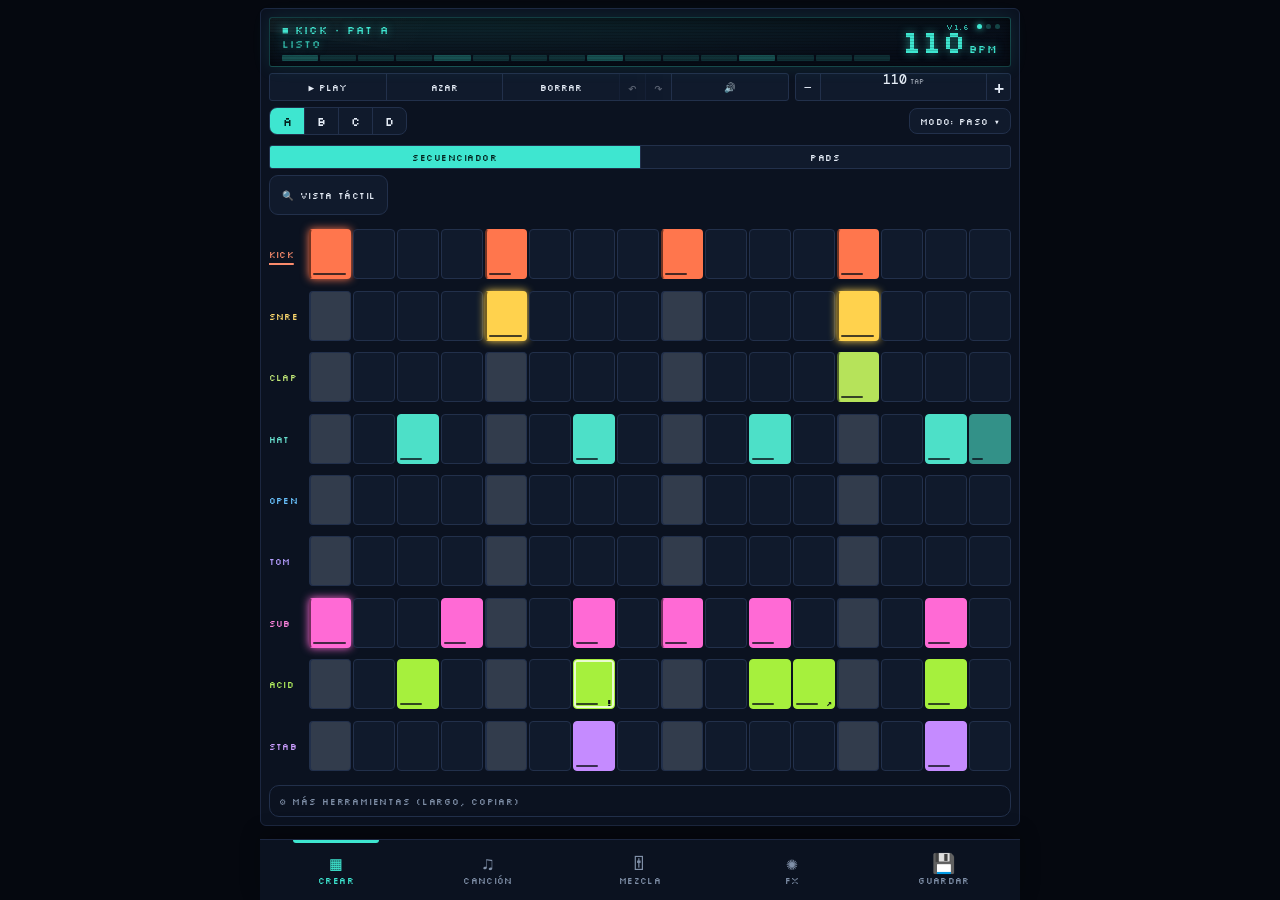
<file: versions/pulso-studio-v1.6.html>
<!doctype html><html><head><meta charset=utf8><meta name=viewport content="width=device-width,initial-scale=1,viewport-fit=cover"><style>:root{color-scheme:light;box-sizing:border-box;padding-top:env(safe-area-inset-top,0px);padding-bottom:env(safe-area-inset-bottom,0px)}html{scroll-padding-top:env(safe-area-inset-top,0px)}body{margin:0;padding:0;font:14.7px -apple-system,BlinkMacSystemFont,sans-serif;background:#fff;color:#000}img{max-width:100%}[hidden]:not([hidden=until-found i]){display:none!important}
/* ===== v1.2 layout compacto "Directo" ===== */
.device{padding:10px;gap:8px}.lcd{min-height:58px;padding:7px 12px}.lcd .big{font-size:33.6px}.lcd canvas{height:44px}
.tabs>button{min-height:32px}.subtabs>button{min-height:28px}.brand.foot{display:none}
#t-seq{display:flex;flex-direction:column;gap:8px}
#t-seq .seg>button,#t-seq .seg>.val{min-height:30px}
#t-seq .emode>button{font-size:9.45px}
#t-seq .mtx{gap:4px}
#t-seq .trk{flex-direction:row;align-items:center;gap:4px}
#t-seq .rh{flex:0 0 36px;min-width:0}
#t-seq .rh .ri,#t-seq .rh .ms{display:none}
#t-seq .rn{font-size:9.45px;letter-spacing:.02em;padding:0;gap:3px}
#t-seq .cells{flex:1;min-width:0;gap:2px}
#t-seq #grid .step{height:26px;border-radius:4px}
#t-seq #grid .step .n{display:none}
#t-seq #grid.focus .trk:not(.sel) .step{height:12px}
#t-seq #grid.focus .trk.sel .step{height:34px}
.more,.more2{border:1px solid var(--keyedge);border-radius:10px;padding:0 10px}
.more>summary,.more2>summary{cursor:pointer;font-family:var(--disp);font-size:9.45px;letter-spacing:.08em;color:var(--mute);min-height:30px;display:flex;align-items:center;list-style:none}
.more[open]{padding-bottom:10px;display:flex;flex-direction:column;gap:8px}.more[open]>summary{margin-bottom:2px}
.dock{display:flex;flex-direction:column;gap:8px;border-top:1px solid var(--keyedge);padding-top:8px}
.dks{display:grid;grid-template-columns:repeat(10,1fr);gap:3px}
.dk{display:flex;flex-direction:column;gap:3px;min-width:0}.dk.mt{opacity:.45}
.dfad{position:relative;height:92px;background:var(--track);border-radius:6px;touch-action:none}
.dcap{position:absolute;left:2px;right:2px;height:14px;border-radius:3px;background:var(--c);bottom:0}
.dk .vs{flex-direction:column;border-radius:6px}.dk .vs>button{min-height:21px;border-left:0;border-top:1px solid var(--keyedge);font-size:9.45px;padding:0}.dk .vs>:first-child{border-top:0}
.dn{background:none;border:0;padding:0;min-height:18px;font-family:var(--disp);font-size:8.4px;letter-spacing:0;color:color-mix(in srgb,var(--c) var(--lp),var(--lt))}
.dk.sel .dn{text-decoration:underline;text-underline-offset:3px;text-decoration-thickness:2px}
.dkm{display:grid;grid-template-columns:repeat(3,1fr);gap:2px 12px}
.dkm .k label{font-size:9.45px;letter-spacing:.04em;white-space:nowrap}.dkm input[type=range]{height:24px}
.pbar .pts .seg>button{min-height:30px}
.hint{font-size:11.55px}
</style></head><body>
<title>Pulso Studio</title>
<link rel="stylesheet" href="https://fonts.googleapis.com/css2?family=DM+Mono:wght@400;500&family=Silkscreen:wght@400;700&display=swap">
<style>
/* Layout: sticky LCD + transport on top, tab bar (Seq/Mix/FX/Canal), one panel at a time; skins swap tokens only */
:root{
  --lp:45%;--lt:#000;--page:#dfe3e6;--pfg:#3a444b;--dev:#f4f5f3;--edge:#c3cacf;--lcd:#c5d8b8;--lcdfg:#1f2a1a;
  --key:#e2e6e8;--keyedge:#b4bcc2;--on:#ff5a1f;--onfg:#fff;--fg:#1d2226;--mute:#56626a;--led:#ff5a1f;--track:#c9d0d4;
  --disp:'Silkscreen','Courier New',monospace;--mono:'DM Mono',ui-monospace,Menlo,monospace;
  color-scheme:light;
}
@media (prefers-color-scheme:dark){:root:not([data-skin]){
  --lp:82%;--lt:var(--fg);--page:#090b0d;--pfg:#9aa5ad;--dev:#16191d;--edge:#2a3037;--lcd:#0b1a1d;--lcdfg:#43e3f2;
  --key:#23282e;--keyedge:#343b43;--on:#22d3ee;--onfg:#04181b;--fg:#e7ecef;--mute:#8a949c;--led:#22d3ee;--track:#2f363d;color-scheme:dark}}
:root[data-skin="dark"]{--lp:82%;--lt:var(--fg);--page:#090b0d;--pfg:#9aa5ad;--dev:#16191d;--edge:#2a3037;--lcd:#0b1a1d;--lcdfg:#43e3f2;--key:#23282e;--keyedge:#343b43;--on:#22d3ee;--onfg:#04181b;--fg:#e7ecef;--mute:#8a949c;--led:#22d3ee;--track:#2f363d;color-scheme:dark}
:root[data-skin="light"]{--lp:45%;--lt:#000;--page:#dfe3e6;--pfg:#3a444b;--dev:#f4f5f3;--edge:#c3cacf;--lcd:#c5d8b8;--lcdfg:#1f2a1a;--key:#e2e6e8;--keyedge:#b4bcc2;--on:#ff5a1f;--onfg:#fff;--fg:#1d2226;--mute:#56626a;--led:#ff5a1f;--track:#c9d0d4;color-scheme:light}
:root[data-skin="orange"]{--lp:0%;--lt:var(--fg);--page:#1b1b1d;--pfg:#b9b9bd;--dev:#ff6a13;--edge:#d9540a;--lcd:#cbd8b2;--lcdfg:#25301a;--key:#f1ece0;--keyedge:#b8480a;--on:#1f1f22;--onfg:#fff;--fg:#1a0d04;--mute:#5e2607;--led:#141416;--track:#b8480a;color-scheme:light}
:root[data-skin="sub"]{--lp:82%;--lt:var(--fg);--page:#07030d;--pfg:#b9a6d6;--dev:#170a26;--edge:#2c1649;--lcd:#0f0620;--lcdfg:#c58bff;--key:#26133d;--keyedge:#3a2160;--on:#b26bff;--onfg:#12061f;--fg:#efe6ff;--mute:#9a84bd;--led:#ff4fd8;--track:#3a2160;color-scheme:dark}
:root[data-skin="green"]{--lp:82%;--lt:var(--fg);--page:#030a06;--pfg:#9cc9ac;--dev:#0c1811;--edge:#1c3426;--lcd:#07120b;--lcdfg:#46ff9c;--key:#15281c;--keyedge:#214030;--on:#46ff9c;--onfg:#04140a;--fg:#dcf8e7;--mute:#7ba58b;--led:#46ff9c;--track:#214030;color-scheme:dark}
:root[data-skin="neon"]{--lp:82%;--lt:var(--fg);--page:#05080f;--pfg:#93a1b8;--dev:#0b1220;--edge:#1c2740;--lcd:#070d18;--lcdfg:#3ee6d0;--key:#101a2c;--keyedge:#22304b;--on:#3ee6d0;--onfg:#03211d;--fg:#e6edf7;--mute:#8090a8;--led:#3ee6d0;--track:#22304b;color-scheme:dark}

*{box-sizing:border-box}
body{background:var(--page);color:var(--pfg);font-family:var(--mono);padding-inline:16px;padding-block:16px 28px;-webkit-tap-highlight-color:transparent}
button,select,input{font:inherit;color:inherit}
button{touch-action:manipulation;cursor:pointer;-webkit-user-select:none;user-select:none}
button:focus-visible,select:focus-visible,input:focus-visible{outline:2px solid var(--on);outline-offset:2px}
.wrap{max-width:440px;margin-inline:auto;display:flex;flex-direction:column;gap:14px}
.skins{display:flex;gap:8px;flex-wrap:wrap;align-items:center;justify-content:space-between}
.skins span{font-family:var(--disp);font-size:11.55px;letter-spacing:.12em;text-transform:uppercase}
.skins div{display:flex;gap:6px;flex-wrap:wrap}
.sk{border:1px solid var(--pfg);background:transparent;border-radius:999px;padding:5px 10px;font-family:var(--disp);font-size:10.5px;letter-spacing:.06em;text-transform:uppercase;color:var(--pfg)}
.sk[aria-pressed="true"]{background:var(--pfg);color:var(--page)}
.device{background:var(--dev);color:var(--fg);border:1px solid var(--edge);border-radius:22px;padding:14px;display:flex;flex-direction:column;gap:12px;box-shadow:0 14px 34px rgba(0,0,0,.22)}
.brand{display:flex;justify-content:space-between;align-items:baseline;font-family:var(--disp);letter-spacing:.14em;font-size:12.6px;text-transform:uppercase}
.brand b{font-size:16.8px}.brand em{font-style:normal;color:var(--mute);font-size:10.5px}
.head{position:sticky;top:env(safe-area-inset-top,0px);z-index:5;background:var(--dev);display:flex;flex-direction:column;gap:8px;padding-block:2px 6px}
.lcd{background:var(--lcd);color:var(--lcdfg);border-radius:10px;padding:7px 12px;display:grid;grid-template-columns:1fr auto;gap:0 12px;align-items:center;box-shadow:inset 0 2px 6px rgba(0,0,0,.35);font-family:var(--disp)}
.lcd .l1,.lcd .l2{font-size:10.5px;letter-spacing:.1em;text-transform:uppercase;min-width:0;font-variant-numeric:tabular-nums}
.lcd .l2{opacity:.8}
.lcd .big{font-size:27.3px;line-height:1;grid-row:span 2;text-align:right;font-variant-numeric:tabular-nums}
.lcd .big small{font-size:9.45px;letter-spacing:.1em;margin-left:3px}
.trans{display:grid;grid-template-columns:1.7fr 1fr;gap:8px}
/* segmented multi-button */
.seg{display:flex;border:1px solid var(--keyedge);border-radius:10px;overflow:hidden;background:var(--key);min-width:0}
.seg>button,.seg>.val{flex:1;min-width:0;border:0;border-left:1px solid var(--keyedge);background:transparent;color:var(--fg);min-height:40px;font-family:var(--disp);font-size:10.5px;letter-spacing:.06em;text-transform:uppercase;padding:0 4px;display:grid;place-items:center}
.seg>:first-child{border-left:0}
.seg>button:active{background:var(--keyedge)}
.seg>button[aria-pressed="true"]{background:var(--on);color:var(--onfg)}
.seg .hd{flex:0 0 38px;font-size:16.8px}
.seg .val small{font-size:8.4px;opacity:.6;margin-top:-2px}
.seg .val span{font-family:var(--mono);font-size:14.7px;font-weight:500}
.tabs>button{min-height:38px;font-size:11.55px}
.subtabs[hidden]{display:none}.subtabs>button{min-height:32px;font-size:10.5px}
/* modo foco: pista elegida grande (2x8), resto mini */
#grid.focus .trk:not(.sel) .step{aspect-ratio:auto;height:12px;border-radius:4px;box-shadow:none}
#grid.focus .trk:not(.sel) .step :is(.n,.v,.x){display:none}
#grid.focus .trk:not(.sel){gap:2px}
#grid.focus .trk.sel .cells{grid-template-columns:repeat(8,1fr);gap:5px}
#grid.focus .trk.sel .step{font-size:16.8px}
#grid.focus .trk:not(.sel) .ms{display:none}
.tab{display:flex;flex-direction:column;gap:12px}
.tab[hidden]{display:none}
.fn{background:var(--key);border:1px solid var(--keyedge);border-radius:10px;min-height:40px;font-family:var(--disp);font-size:10.5px;letter-spacing:.08em;text-transform:uppercase;color:var(--fg);box-shadow:0 2px 0 var(--keyedge)}
.fn[aria-pressed="true"]{background:var(--on);color:var(--onfg);border-color:var(--on)}
/* channel chips: name + M/S in one block */
.chips{display:grid;grid-template-columns:repeat(7,1fr);gap:4px}
.chip{display:flex;flex-direction:column;gap:3px;min-width:0}
.chip .nm{position:relative;min-height:36px;background:var(--key);border:1px solid var(--keyedge);border-radius:8px;font-family:var(--disp);font-size:9.45px;letter-spacing:.04em;color:var(--fg);padding:0;box-shadow:0 2px 0 var(--keyedge)}
.chip .nm[aria-pressed="true"]{background:var(--on);color:var(--onfg);border-color:var(--on)}
.chip .nm i{position:absolute;top:3px;right:3px;width:4px;height:4px;border-radius:50%;background:currentColor;opacity:0}
.chip .nm.has i{opacity:.8}
.ms{border-radius:7px}
.ms>button{min-height:22px;font-size:9.45px;padding:0}
.ms>.m[aria-pressed="true"]{background:var(--mute);color:var(--dev)}
.strip{display:grid;grid-template-columns:1fr 1fr;gap:8px}
.notes{display:grid;grid-template-columns:repeat(8,1fr);gap:4px}
.notes .fn{min-height:34px;font-size:9.45px;padding:0;box-shadow:none}
.grid{display:grid;grid-template-columns:repeat(4,1fr);gap:9px}
.step{position:relative;aspect-ratio:1;background:var(--key);border:1px solid var(--keyedge);border-radius:12px;color:var(--fg);font-family:var(--disp);font-size:13.65px;display:grid;place-items:center;box-shadow:0 3px 0 var(--keyedge);min-width:0;padding:0;-webkit-touch-callout:none}
.step:active{transform:translateY(2px);box-shadow:0 1px 0 var(--keyedge)}
.step.beat{border-color:var(--mute)}
.step.on{background:var(--on);color:var(--onfg);border-color:var(--on)}
.step.out{opacity:.35}
.step .n{position:absolute;left:7px;top:5px;font-size:8.4px;opacity:.55}
.step .v{position:absolute;left:8px;bottom:6px;height:3px;border-radius:2px;background:currentColor;opacity:.75;width:0}
.step::after{content:"";position:absolute;right:7px;top:7px;width:6px;height:6px;border-radius:50%;background:var(--led);opacity:0}
.step.ph::after{opacity:1;box-shadow:0 0 8px var(--led)}
.step.ph:not(.on){border-color:var(--led)}
.pbar{display:grid;grid-template-columns:1fr;gap:8px}
.pts{display:grid;grid-template-columns:repeat(4,1fr);gap:6px}
.pts .seg.pl{border-color:var(--led);box-shadow:0 0 0 1px var(--led)}
.pts .seg>button:first-child{font-size:12.6px}
.pts .seg>.pc{flex:0 0 26px;font-size:9.45px}
.pts .seg>.pc[aria-pressed="true"]{background:var(--fg);color:var(--dev)}
/* mixer */
.mix{display:grid;grid-template-columns:repeat(8,1fr);gap:3px}
.mc{display:flex;flex-direction:column;gap:4px;min-width:0;align-items:stretch}
.mc.mt{opacity:.5}
.fv{font-size:9.45px;text-align:center;color:var(--mute);font-variant-numeric:tabular-nums;min-height:11px}
.fad{position:relative;height:150px;background:var(--track);border-radius:7px;touch-action:none}
.meter{position:absolute;left:38%;right:38%;top:5px;bottom:5px;background:rgba(0,0,0,.28);border-radius:3px;overflow:hidden}
.meter i{position:absolute;left:0;right:0;bottom:0;height:100%;background:var(--led);transform:scaleY(0);transform-origin:bottom;will-change:transform}
.cap{position:absolute;left:3px;right:3px;height:18px;background:var(--fg);border-radius:4px;bottom:0}
.cap::after{content:"";position:absolute;left:4px;right:4px;top:8px;height:2px;background:var(--dev)}
.pn{position:relative;height:16px;background:var(--track);border-radius:5px;touch-action:none}
.pn::before{content:"";position:absolute;left:50%;top:3px;bottom:3px;width:1px;background:var(--mute)}
.pn b{position:absolute;top:2px;width:10px;height:12px;border-radius:3px;background:var(--fg)}
.nm2{min-height:26px;background:var(--key);border:1px solid var(--keyedge);border-radius:7px;font-family:var(--disp);font-size:8.4px;letter-spacing:.02em;color:var(--fg);padding:0}
/* fx + canal */
.card{border:1px solid var(--keyedge);border-radius:12px;padding:10px;display:flex;flex-direction:column;gap:10px}
.card .hd2{display:flex;justify-content:space-between;align-items:center}
h2,h3{margin:0;font-family:var(--disp);font-size:10.5px;letter-spacing:.14em;text-transform:uppercase;color:var(--mute);font-weight:400}
.tg{min-height:28px;padding:0 12px;border-radius:999px;border:1px solid var(--keyedge);background:var(--key);font-family:var(--disp);font-size:9.45px;letter-spacing:.08em;text-transform:uppercase;color:var(--fg)}
.tg[aria-pressed="true"]{background:var(--on);color:var(--onfg);border-color:var(--on)}
.knobs{display:grid;grid-template-columns:1fr 1fr;gap:6px 16px}
.k{display:flex;flex-direction:column;gap:2px;min-width:0}
.k label{display:flex;justify-content:space-between;font-family:var(--disp);font-size:10.5px;letter-spacing:.1em;text-transform:uppercase;color:var(--mute)}
.k label output{color:var(--fg);font-family:var(--mono);font-size:11.55px}
input[type=range]{width:100%;height:30px;background:transparent;-webkit-appearance:none;appearance:none;margin:0}
input[type=range]::-webkit-slider-runnable-track{height:6px;border-radius:3px;background:var(--track)}
input[type=range]::-moz-range-track{height:6px;border-radius:3px;background:var(--track)}
input[type=range]::-webkit-slider-thumb{-webkit-appearance:none;width:24px;height:24px;border-radius:50%;background:var(--on);border:3px solid var(--dev);margin-top:-9px;box-shadow:0 0 0 1px var(--keyedge)}
input[type=range]::-moz-range-thumb{width:18px;height:18px;border-radius:50%;background:var(--on);border:3px solid var(--dev)}
.selects{display:grid;grid-template-columns:1fr 1fr;gap:10px 16px}
select{width:100%;min-height:40px;background:var(--key);border:1px solid var(--keyedge);border-radius:10px;padding:0 8px;font-family:var(--mono);font-size:13.65px;color:var(--fg)}
.note{margin:0;font-size:11.55px;line-height:1.5;color:var(--mute)}
.hint{font-size:11.55px;line-height:1.5;text-align:center;padding-inline:6px;margin:0}
/* visuals: lcd scope, breathing pads, styles, stage */
:root{--ch:#ff764d}
.device{position:relative}
.lcd{position:relative;cursor:pointer}
.lcd canvas{grid-column:1;grid-row:1/3;width:100%;height:40px;display:block;min-width:0}
.lcd[data-v="info"] canvas,.lcd[data-v="info"] .md{display:none}
.lcd:not([data-v="info"]) .l1,.lcd:not([data-v="info"]) .l2{display:none}
.lcd .md{position:absolute;left:12px;top:4px;font-size:7.35px;letter-spacing:.14em;opacity:.7;pointer-events:none}
.seg>button:disabled{opacity:.35;cursor:default}
.grid{--p:0}
.step{transition:box-shadow .45s ease-out}
.step.ph{box-shadow:0 3px 0 var(--keyedge),inset 0 0 0 2px var(--led),0 0 12px var(--led);transition:none}
.mtx{position:relative}
.mtx>.glow{position:absolute;inset:-6px;border-radius:12px;box-shadow:0 0 22px var(--ch),inset 0 0 14px var(--ch);opacity:0;pointer-events:none;will-change:opacity;z-index:0}
.led{position:absolute;inset:-1px;border-radius:inherit;pointer-events:none;opacity:0;will-change:opacity;box-shadow:0 0 12px var(--c,var(--led))}
.rn{position:relative}.rn .led{inset:0 -4px;border-radius:4px;box-shadow:none;background:color-mix(in srgb,var(--c) 30%,transparent)}
#grid .step{transition:none}
.step.on[data-v="1"]:not(.out){opacity:.62}
.step.on[data-v="3"]{box-shadow:0 3px 0 var(--keyedge),0 0 10px var(--on)}
.step.on.ph{box-shadow:inset 0 0 0 2px var(--led),0 0 16px var(--on)}
.chip .nm{box-shadow:0 2px 0 var(--keyedge)}
/* style: hardware */
:root[data-style="hw"] .device::before{--scr:radial-gradient(circle,var(--mute) 0 2px,transparent 2.6px);content:"";position:absolute;inset:5px;pointer-events:none;
  background:var(--scr) left top/7px 7px no-repeat,var(--scr) right top/7px 7px no-repeat,var(--scr) left bottom/7px 7px no-repeat,var(--scr) right bottom/7px 7px no-repeat}
:root[data-style="hw"] :is(.fn,.seg,.step,.chip .nm,.nm2){background-image:linear-gradient(180deg,rgba(255,255,255,.13),rgba(0,0,0,.07))}
:root[data-style="hw"] .lcd{outline:3px solid var(--keyedge)}
:root[data-style="hw"] .brand{border-bottom:1px dashed var(--edge);padding-bottom:8px}
/* style: ableton */
:root[data-style="abl"] .device{border-radius:6px;box-shadow:none}
:root[data-style="abl"] :is(.step,.fn,.seg,.chip .nm,.nm2,.lcd,.card,select,.fad,.pn,.tg,.sk){border-radius:3px}
:root[data-style="abl"] :is(.step,.fn){box-shadow:none}
:root[data-style="abl"] .step:active{transform:none}
:root[data-style="abl"] .step.on{background:var(--ch);border-color:var(--ch);color:#111}
:root[data-style="abl"] .step.on[data-v="3"]{box-shadow:none}
:root[data-style="abl"] .step.ph{box-shadow:inset 0 0 0 2px var(--led)}
:root[data-style="abl"] .step.on.ph{box-shadow:inset 0 0 0 2px var(--fg)}
:root[data-style="abl"] .chip .nm{border-bottom:3px solid var(--c);box-shadow:none}
:root[data-style="abl"] .chip .nm[aria-pressed="true"]{background:var(--c);border-color:var(--c);color:#111}
:root[data-style="abl"] .cap{background:var(--c)}
/* stage mode */
:root[data-stage] :is(.brand,.hint,#tabs,#subs,.strip,.pbar>.seg,.emode,.tools){display:none}
[hidden]{display:none!important}
.emode>button{min-height:30px;font-size:9.45px;white-space:nowrap}
.tools{display:grid;grid-template-columns:1fr;gap:8px}
.tools .seg>button{min-height:34px;font-size:9.45px;white-space:nowrap}
.tools .seg .ek{flex:0 0 44px;font-size:15.75px}
.tools .seg>button:disabled{opacity:.35}
#grid .step .x{position:absolute;right:2px;bottom:2px;font-size:8.4px;font-weight:700;line-height:1;letter-spacing:0;pointer-events:none}
#grid .step.on.ac{box-shadow:inset 0 0 0 2px rgba(255,255,255,.75)}
#grid[data-em="acc"],#grid[data-em="rt"],#grid[data-em="nd"],#grid[data-em="sl"]{outline:1px dashed var(--led);outline-offset:3px;border-radius:6px}
#shT{width:100%;box-sizing:border-box;font-family:var(--mono);font-size:10.5px;background:var(--key);color:var(--fg);border:1px solid var(--keyedge);border-radius:8px;padding:6px;resize:vertical;min-height:54px}
.smpn{font-size:10.5px;color:var(--mute);max-width:55%;overflow:hidden;text-overflow:ellipsis;white-space:nowrap}
:root[data-stage] .wrap{max-width:640px}
:root[data-stage] .lcd canvas{height:76px}
:root[data-stage] .grid{gap:12px}
:root[data-stage] .step{font-size:16.8px;border-radius:16px}
:root[data-stage] .step.on{box-shadow:0 0 12px var(--on)}
:root[data-stage] .device{background-image:radial-gradient(120% 60% at 50% 0%,color-mix(in srgb,var(--on) 14%,transparent),transparent)}
/* matrix sequencer: 7 tracks x 16 steps */
.wrap{max-width:540px}
.mtx{display:flex;flex-direction:column;gap:10px}
.trk{display:flex;flex-direction:column;gap:5px}
.trk.mt{opacity:.45}
.rh{display:flex;align-items:center;gap:8px}
.rn{background:none;border:0;padding:4px 0;font-family:var(--disp);font-size:12.6px;letter-spacing:.12em;color:color-mix(in srgb,var(--c) var(--lp),var(--lt));text-align:left}
.trk.sel .rn{text-decoration:underline;text-underline-offset:5px;text-decoration-thickness:2px}
.ri{flex:1;min-width:0;font-size:9.45px;color:var(--mute);letter-spacing:.06em}
.rh .ms{flex:0 0 66px}
.rh .ms>button{min-height:26px}
.cells{display:grid;grid-template-columns:repeat(16,1fr);gap:3px}
#grid .step{aspect-ratio:auto;height:34px;border-radius:5px;box-shadow:none;font-size:7.35px}
#grid .step::after{display:none}
#grid .step .n{left:3px;top:2px;font-size:7.35px}
#grid .step .v{left:2px;bottom:3px;height:2px}
#grid .step.beat:not(.on){border-color:var(--keyedge);background:color-mix(in srgb,var(--fg) 7%,var(--key))}
#grid .step.on{background:var(--c);border-color:var(--c);color:#0b0f17}
#grid .step.on .n{opacity:.8;font-weight:700}
#grid .step.on[data-v="3"]{box-shadow:0 0 8px var(--c)}
#grid .step.ph{box-shadow:inset 0 0 0 2px var(--led)}
#grid .step.ph:not(.on){background:color-mix(in srgb,var(--c) 25%,var(--key))}
#grid .step.on.ph{box-shadow:inset 0 0 0 2px var(--fg),0 0 12px var(--c)}
:root[data-stage] #grid .step{height:46px}
.nrow{display:flex;align-items:center;gap:8px}
.nrow{--c:#ff6ad5}.nrow span{flex:0 0 auto;min-width:62px;font-family:var(--disp);font-size:9.45px;letter-spacing:.1em;color:color-mix(in srgb,var(--c) var(--lp),var(--lt))}
.nrow .notes{flex:1;min-width:0}
/* mixer cards */
.mix{grid-template-columns:repeat(5,1fr);gap:6px}
.mc{border:1px solid var(--keyedge);border-radius:12px;padding:8px 6px;gap:6px;background:color-mix(in srgb,var(--key) 45%,transparent)}
.mc .nm2{order:-1;background:none;border:0;box-shadow:none;color:color-mix(in srgb,var(--c) var(--lp),var(--lt));font-size:10.5px;min-height:22px}
.mc .fv{order:1;color:var(--fg)}
.mc .fad{height:120px;width:26px;margin-left:calc(50% - 24px);margin-right:0}
.mc{padding:8px 3px}.mc .nm2{font-size:9.45px}
.dbs{position:absolute;left:100%;top:9px;bottom:9px;margin-left:5px;width:24px;pointer-events:none}
.dbs span{position:absolute;left:0;font-size:8.4px;line-height:1;color:var(--mute);transform:translateY(50%);font-variant-numeric:tabular-nums;white-space:nowrap}
.dbs span::before{content:"";display:inline-block;width:4px;height:1px;background:currentColor;vertical-align:middle;margin-right:2px}
.dbs span.z{color:var(--fg)}
.mc .cap{background:var(--c)}
/* eq + file tabs */
.tabs>button{padding-inline:2px}
.eqt{display:grid;grid-template-columns:repeat(8,1fr);gap:4px}
.eqt button{min-height:34px;background:var(--key);border:1px solid var(--keyedge);border-bottom:3px solid var(--c);border-radius:7px;font-family:var(--disp);font-size:8.4px;color:var(--fg);padding:0}
.eqt button[aria-pressed="true"]{background:var(--c);border-color:var(--c);color:#0b0f17}
.eqt button.mod::after{content:"•";margin-left:1px}
#eqc{width:100%;height:230px;display:block;background:var(--lcd);border-radius:10px;touch-action:none}
.eqk{display:grid;grid-template-columns:1fr 1fr;gap:6px 16px;margin-top:8px}.eqk .k:first-child{grid-column:1/-1}#eqCtl{display:grid;gap:6px;margin-top:6px}#eqCtl[hidden],#eqSl[hidden],.eqk .k[hidden]{display:none}.eqact{display:flex;gap:4px}.eqm{min-width:44px;min-height:30px;border:1px solid var(--keyedge);border-radius:7px;background:var(--key);color:var(--fg);font-family:var(--disp);font-size:11.55px}.eqm[aria-pressed="true"]{background:var(--on);color:var(--onfg)}
.eqb{display:grid;grid-template-columns:repeat(9,1fr);gap:3px;margin-top:6px}
.eqb button{min-height:40px;display:flex;flex-direction:column;align-items:center;justify-content:center;gap:1px;background:var(--key);border:1px solid var(--keyedge);border-bottom:3px solid var(--c);border-radius:7px;color:var(--fg);padding:0}
.eqb button span{font-size:14.7px;line-height:1}.eqb button small{font-family:var(--mono);font-size:9.45px;opacity:.8}
.eqb button[aria-pressed="true"]{background:var(--c);border-color:var(--c);color:#0b0f17}
#eqBn{color:var(--fg)}
.saverow{display:flex;gap:8px}
.saverow input{flex:1;min-width:0;min-height:40px;background:var(--key);border:1px solid var(--keyedge);border-radius:10px;padding:0 10px;color:var(--fg);font-family:var(--mono);font-size:14.7px}
.saverow .fn{flex:0 0 auto;padding-inline:12px}
.plist{display:flex;flex-direction:column;gap:6px}
.pi{display:flex;align-items:center;gap:8px;border:1px solid var(--keyedge);border-radius:10px;padding:6px 6px 6px 10px}
.pi>div:first-child{flex:1;min-width:0;display:flex;flex-direction:column}
.k label output{text-transform:none}
.pi b{font-size:13.65px;font-weight:500;overflow:hidden;text-overflow:ellipsis;white-space:nowrap}
.pi small{font-size:10.5px;color:var(--mute)}
.pi .seg{flex:0 0 auto}
.pi .seg>button{min-height:34px;padding:0 10px}
.pi .seg>button.del[data-arm]{background:#e5484d;color:#fff}
.empty{font-size:12.6px;color:var(--mute);text-align:center;padding:10px}
.fxnav{display:flex;gap:6px;overflow-x:auto;scrollbar-width:none;padding-bottom:2px;-webkit-overflow-scrolling:touch}
.fxnav::-webkit-scrollbar{display:none}
.fxnav button{flex:0 0 auto;display:flex;align-items:center;gap:5px;min-height:32px;padding:0 10px;border-radius:999px;border:1px solid var(--keyedge);background:var(--key);color:var(--fg);font-family:var(--disp);font-size:9.45px;letter-spacing:.06em;text-transform:uppercase}
.fxnav button i{width:7px;height:7px;border-radius:50%;background:var(--keyedge)}
.fxnav button.on i{background:var(--c);box-shadow:0 0 6px var(--c)}
.fxl{display:flex;flex-direction:column;gap:10px}
.fxc{border:1px solid var(--keyedge);border-left:4px solid var(--c);border-radius:12px;padding:10px;display:flex;flex-direction:column;gap:9px;background:linear-gradient(180deg,color-mix(in srgb,var(--c) 9%,transparent),transparent 70%);scroll-margin-top:220px}
.fxc:not(.on){border-left-color:var(--keyedge);background:none}
.fxh{display:flex;align-items:center;gap:8px}
.fxh .fxi{font-size:16.8px;line-height:1}
.fxh h3{flex:1;color:var(--fg);font-size:11.55px}
.fxc .tg[aria-pressed="true"]{background:var(--c);border-color:var(--c);color:#0b0f17}
.fxg{width:100%;height:64px;display:block;background:var(--lcd);border-radius:8px;box-shadow:inset 0 2px 6px rgba(0,0,0,.3)}
.fxc:not(.on) .fxg{opacity:.4}
.fxc .seg>button[aria-pressed="true"]{background:var(--c);color:#0b0f17}
.fxc .seg>button{min-height:34px}
.fxc input[type=range]::-webkit-slider-thumb{background:var(--c)}
.fxc input[type=range]::-moz-range-thumb{background:var(--c)}
.fxc .k label output{color:var(--fg)}
:root[data-style="abl"] :is(.fxc,.fxg,.fxnav button){border-radius:3px}
.msbar{--c:#9fb0c8;border:1px solid var(--keyedge);border-left:4px solid var(--c);border-radius:10px;padding:6px 8px 8px;display:grid;grid-template-columns:auto 1fr 1fr 1fr;gap:2px 10px;align-items:end;background:var(--dev);position:relative}
.msbar .mt{grid-row:1/3;font-family:var(--disp);font-size:9.45px;letter-spacing:.1em;color:var(--fg);align-self:center;display:flex;flex-direction:column;align-items:center;gap:2px}
.msbar .mt b{font-size:14.7px;font-weight:400}
.msbar .k label{font-size:8.4px}.msbar .k label output{font-size:10.5px}
.msbar input[type=range]{height:24px}
.msbar input[type=range]::-webkit-slider-thumb{width:18px;height:18px;margin-top:-6px;background:var(--c)}
.msbar input[type=range]::-moz-range-thumb{width:14px;height:14px;background:var(--c)}
.msbar .lvl{position:absolute;left:4px;right:6px;bottom:2px;height:3px;border-radius:2px;background:color-mix(in srgb,var(--fg) 15%,transparent);overflow:hidden}
.msbar .lvl i{position:absolute;inset:0;background:var(--c);transform:scaleX(0);transform-origin:left;will-change:transform}
.msbar .lvl i.hot{background:#e5484d}
:root[data-style="abl"] .msbar{border-radius:3px}
.msbar[hidden]{display:none}
#aud[aria-pressed="false"]{background:var(--key);color:var(--mute)}
#prec[data-rec]{background:#e5484d;color:#fff;border-color:#e5484d}
/* LCD look: glass glow, scanlines, status row, step strip, mode dots */
.lcd{grid-template-rows:auto auto auto;background:radial-gradient(130% 150% at 25% 0%,color-mix(in srgb,var(--lcdfg) 13%,var(--lcd)),var(--lcd) 65%);border:1px solid color-mix(in srgb,var(--lcdfg) 22%,transparent);box-shadow:inset 0 2px 12px rgba(0,0,0,.55),0 0 18px color-mix(in srgb,var(--lcdfg) 10%,transparent);overflow:hidden}
.lcd::after{content:"";position:absolute;inset:0;pointer-events:none;background:repeating-linear-gradient(0deg,rgba(0,0,0,.16) 0 1px,transparent 1px 3px)}
.lcd::before{content:"";position:absolute;left:-20%;top:-60%;width:70%;height:120%;pointer-events:none;background:linear-gradient(115deg,rgba(255,255,255,.07),transparent 60%);transform:rotate(8deg)}
.lcd .l1,.lcd .l2,.lcd .big{text-shadow:0 0 8px color-mix(in srgb,var(--lcdfg) 55%,transparent)}
.lcd .big{grid-row:1/4!important;grid-column:2}
.lcd .l1,.lcd .l2,.lsteps{grid-column:1}
.lcd canvas{grid-row:1/4!important}
.lsteps{display:grid;grid-template-columns:repeat(16,1fr);gap:2px;margin-top:6px;min-width:0}
.lsteps i{height:6px;border-radius:1px;background:color-mix(in srgb,var(--lcdfg) 16%,transparent)}
.lsteps i.b{background:color-mix(in srgb,var(--lcdfg) 30%,transparent)}
.lsteps i.on{background:var(--lcdfg);box-shadow:0 0 6px var(--lcdfg)}
.lcd:not([data-v="info"]) .lsteps{display:none}
.ldots{position:absolute;right:10px;top:6px;display:flex;gap:4px;pointer-events:none;z-index:1}
.ldots i{width:5px;height:5px;border-radius:50%;background:var(--lcdfg);opacity:.25}
.lcd[data-v="info"] .ldots i:nth-child(1),.lcd[data-v="wave"] .ldots i:nth-child(2),.lcd[data-v="spec"] .ldots i:nth-child(3){opacity:1;box-shadow:0 0 6px var(--lcdfg)}
.lcd .l1 b{display:inline-block;min-width:1.2em}
/* slim transport bar */
.trans{gap:6px}
.trans .seg{border-radius:8px}
.trans .seg>button,.trans .seg>.val{min-height:26px;height:26px;font-size:9.45px;white-space:nowrap;padding:0 3px}
.trans .seg .hd{flex:0 0 28px;font-size:13.65px}
.trans .seg .val{display:flex;align-items:baseline;justify-content:center;gap:3px}
.trans .seg .val span{font-size:12.6px;line-height:1}
.trans .seg .val small{font-size:7.35px;margin:0}
/* bigger LCD, brand + looks moved to the footer */
.lcd{padding:10px 14px;min-height:76px}
.lcd .l1,.lcd .l2{font-size:12.6px}
.lcd .big{font-size:42px}
.lcd .big small{font-size:10.5px}
.lcd canvas{height:60px}
.lcd .md{font-size:8.4px}
:root[data-stage] .lcd canvas{height:96px}
.brand.foot{border-top:1px dashed var(--edge);padding-top:8px;opacity:.8}
:root[data-style="hw"] .brand.foot{border-bottom:0;padding-bottom:0}
.pie{display:flex;flex-direction:column;gap:10px;padding-top:4px}
:root[data-stage] .pie{display:none}
.stagex{display:none}
:root[data-stage] .wrap{padding-bottom:70px}
:root[data-stage] .stagex{display:flex;align-items:center;gap:6px;position:fixed;bottom:calc(14px + env(safe-area-inset-bottom));left:50%;transform:translateX(-50%);z-index:60;min-height:36px;padding:0 14px;border-radius:999px;border:1px solid var(--led);background:var(--dev);color:var(--fg);font-family:var(--disp);font-size:10.5px;letter-spacing:.08em;text-transform:uppercase;box-shadow:0 0 12px color-mix(in srgb,var(--led) 40%,transparent)}
/* Pulso Studio additions: 9 channels, pads, song */
.tabs>button{font-size:9.45px;min-height:36px;letter-spacing:.02em}
.chips{grid-template-columns:repeat(5,1fr)}
.eqt{grid-template-columns:repeat(5,1fr)}
.pads{display:grid;grid-template-columns:repeat(3,1fr);gap:10px}
.pad{position:relative;aspect-ratio:1;border-radius:16px;border:1px solid var(--keyedge);background:var(--key);color:var(--fg);display:flex;flex-direction:column;justify-content:space-between;align-items:flex-start;padding:10px 12px;overflow:hidden;touch-action:none;-webkit-user-select:none;user-select:none;font-family:var(--disp)}
.pad::before{content:"";position:absolute;left:0;right:0;bottom:0;height:5px;background:var(--c)}
.pad b{font-size:15.75px;font-weight:400;letter-spacing:.08em;color:color-mix(in srgb,var(--c) var(--lp),var(--lt))}
.pad small{font-family:var(--mono);font-size:10.5px;color:var(--mute)}
.pad.hit{background:var(--c);border-color:var(--c)}
.pad.hit b,.pad.hit small{color:#0b0f17}
.pad[aria-pressed="true"]{box-shadow:inset 0 0 0 2px var(--c)}
.keys{display:grid;grid-template-columns:repeat(4,1fr);gap:8px}
.keys .pad{aspect-ratio:1.4}
.sg{overflow-x:auto;border:1px solid var(--keyedge);border-radius:12px;padding:8px;-webkit-overflow-scrolling:touch}
.sgi{display:grid;grid-template-columns:54px repeat(var(--n),34px);gap:3px;width:max-content;align-items:center}
.sgi .lab{position:sticky;left:0;z-index:2;background:var(--dev);font-family:var(--disp);font-size:8.4px;letter-spacing:.08em;color:var(--mute);height:34px;display:flex;align-items:center}
.sgi .bn{text-align:center;font-size:9.45px;color:var(--mute)}
.sc{height:34px;border:1px solid var(--keyedge);border-radius:5px;background:var(--key);font-family:var(--disp);font-size:12.6px;color:var(--fg);padding:0}
.sc.on{background:var(--c);border-color:var(--c);color:#0b0f17}
.sc.ph{box-shadow:inset 0 0 0 2px var(--led),0 0 10px var(--led)}
.lane{border:1px solid var(--keyedge);border-left:4px solid var(--c);border-radius:12px;padding:10px;display:flex;flex-direction:column;gap:8px;margin-bottom:10px}
.lane .lh{display:flex;align-items:center;gap:8px;justify-content:space-between}
.lane .lh b{font-family:var(--disp);font-size:11.55px;letter-spacing:.1em;color:color-mix(in srgb,var(--c) var(--lp),var(--lt));font-weight:400}
.pad .led{inset:0;border-radius:inherit;box-shadow:none;background:color-mix(in srgb,var(--c) 40%,transparent)}
.lane canvas{width:100%;height:46px;display:block;background:var(--lcd);border-radius:8px}
.lane .fnm{font-size:10.5px;color:var(--mute);overflow:hidden;text-overflow:ellipsis;white-space:nowrap}
.lrow{display:grid;grid-template-columns:1fr 1fr;gap:8px}
.lrow label{display:flex;flex-direction:column;gap:3px;font-family:var(--disp);font-size:9.45px;letter-spacing:.1em;color:var(--mute);text-transform:uppercase}
.lrow input{min-height:38px;background:var(--key);border:1px solid var(--keyedge);border-radius:10px;padding:0 10px;color:var(--fg);font-family:var(--mono);font-size:14.7px;width:100%}
:root[data-style="abl"] :is(.pad,.sc,.lane,.sg){border-radius:3px}
@media (prefers-reduced-motion:reduce){*{transition:none!important;animation:none!important}}
/* ===== v1.3 ===== */
/* grid: tiempos 1-5-9-13 */
#grid .step.beat{border-left:2px solid var(--mute)}
#grid .step.beat:not(.on){background:color-mix(in srgb,var(--fg) 16%,var(--key))}
#grid .step.beat.on{border-left-color:rgba(0,0,0,.55)}
/* marcas de modo en las celdas */
#grid .step .x{right:2px;bottom:1px;font-size:9.45px}
/* transporte: deshacer/rehacer y botón de sonido */
.trans{grid-template-columns:2.4fr 1fr}
.trans .seg>button{letter-spacing:0}
.trans .seg .hd{flex:0 0 24px}
.trans .seg>button.ur{flex:0 0 26px;font-size:14.7px;padding:0}
#aud{background:transparent;color:var(--fg)}
#aud[aria-pressed="false"]{background:var(--on);color:var(--onfg)}
.seg>button:disabled{opacity:.35}
/* fila de modos: discreta, al final de Crear */
#t-seq .emode{margin-top:4px;opacity:.85}
#t-seq .emode>button{min-height:20px;font-size:7.35px;letter-spacing:0;padding:0 1px}
/* pestañas y subpestañas más estrechas */
.tabs>button{min-height:26px!important;font-size:9.5px}
.subtabs>button{min-height:22px!important;font-size:9px}
.tab{gap:10px}
/* ===== v1.5: app móvil (barra inferior, cabecera compacta, hoja de modos) ===== */
:root{--nav:60px}
body{padding-block:8px calc(var(--nav) + env(safe-area-inset-bottom) + 6px)}
.device{min-height:calc(100dvh - var(--nav) - env(safe-area-inset-bottom) - 22px);padding:8px;gap:6px}
.tab:not([hidden]){flex:1}
.head{gap:6px;padding-block:0 4px}
.lcd{min-height:50px;padding:5px 12px}
.lcd .big{font-size:31.5px}
.lcd canvas{height:36px}
.lcd .l1,.lcd .l2{font-size:11.02px}
.lsteps{margin-top:3px}
.lcd .md{top:2px}
.prow{display:flex;gap:6px;align-items:center}
.pchips{display:flex;border:1px solid var(--keyedge);border-radius:8px;overflow:hidden;background:var(--key)}
.pchips>button{width:34px;min-height:26px;border:0;border-left:1px solid var(--keyedge);background:transparent;color:var(--fg);font-family:var(--disp);font-size:11.55px;padding:0}
.pchips>button:first-child{border-left:0}
.pchips>button[aria-pressed="true"]{background:var(--on);color:var(--onfg)}
.pchips>button.pl:not([aria-pressed="true"]){box-shadow:inset 0 -3px 0 var(--led)}
.modeb{margin-left:auto;min-height:26px;padding:0 10px;border-radius:8px;border:1px solid var(--keyedge);background:var(--key);color:var(--fg);font-family:var(--disp);font-size:9.45px;letter-spacing:.04em;text-transform:uppercase}
.modeb[aria-pressed="true"],.modeb[aria-expanded="true"]{border-color:var(--on);color:var(--on)}
.tabs{position:fixed;left:50%;bottom:0;transform:translateX(-50%);width:100%;max-width:540px;z-index:30;display:flex;background:var(--dev);border:0;border-top:1px solid var(--edge);border-radius:0;padding-bottom:env(safe-area-inset-bottom);overflow:visible;box-shadow:0 -6px 18px rgba(0,0,0,.25)}
.tabs>button{flex:1;min-height:var(--nav)!important;border:0;display:flex;flex-direction:column;align-items:center;justify-content:center;gap:3px;background:transparent;color:var(--mute);font-family:var(--disp);font-size:8.93px;letter-spacing:.04em;text-transform:uppercase;padding:0;position:relative}
.tabs>button i{font-style:normal;font-size:18.9px;line-height:1}
.tabs>button[aria-pressed="true"]{background:transparent;color:var(--on)}
.tabs>button[aria-pressed="true"]::before{content:"";position:absolute;top:0;left:22%;right:22%;height:3px;border-radius:0 0 3px 3px;background:var(--on)}
.sheet{position:fixed;left:50%;transform:translateX(-50%);bottom:calc(var(--nav) + env(safe-area-inset-bottom) + 6px);width:calc(100% - 24px);max-width:516px;z-index:25;background:var(--dev);border:1px solid var(--keyedge);border-radius:14px;padding:10px;display:flex;flex-direction:column;gap:8px;box-shadow:0 -8px 24px rgba(0,0,0,.4)}
.sheet .emode{flex-wrap:wrap}
.sheet .emode>button{flex:1 0 25%;min-height:36px;font-size:9.98px;border-top:1px solid var(--keyedge)}
.sheet .emode>button:nth-child(-n+4){border-top:0}
.sheet .emode>button:nth-child(5){border-left:0}
#t-seq{gap:6px}
#t-seq .mtx{flex:1;gap:3px;justify-content:space-evenly;min-height:0}
#t-seq .trk{flex:1 1 0;max-height:50px;min-height:26px;align-items:stretch}
#t-seq .cells{align-items:stretch}
#t-seq #grid .step{height:auto;min-height:0}
:root[data-stage] :is(.sheet,.modeb,.tabs){display:none}
/* ===== fin v1.5 ===== */
.modex{display:flex;flex-direction:column;gap:6px}
.modex[hidden],.modex>[hidden]{display:none}
/* cadena: interruptor con texto */
.pts{grid-template-columns:repeat(2,1fr)}
.pts .seg>.pc{flex:0 0 58px;font-size:8.4px;letter-spacing:.04em;background:transparent;color:var(--mute)}
.pts .seg>.pc[aria-pressed="true"]{background:var(--on);color:var(--onfg)}
/* mezclador: medidor al lado del fader, dB debajo */
.mc .fw{display:flex;align-items:stretch;gap:3px;margin-left:2px;position:relative}
.mc .fw .fad{margin:0;width:22px;flex:0 0 22px}
.mc .meter{position:relative;left:auto;right:auto;top:auto;bottom:auto;margin-block:5px;width:4px;flex:0 0 4px}
.mc .fv{order:0;font-size:9.45px}
.mc .fad{height:120px}
.lcd .ver{position:absolute;right:40px;top:4px;font-family:var(--disp);font-size:8px;letter-spacing:.1em;opacity:.75;pointer-events:none;z-index:1}
/* v1.6: 8 pasos adaptados al ancho real de móviles estrechos */
.seqview{display:flex;align-items:center;gap:6px;min-height:40px}
.seqview>button,.focus-pages>button{min-height:40px;padding:0 12px;border:1px solid var(--keyedge);border-radius:9px;background:var(--key);color:var(--fg);font-family:var(--disp);font-size:9.45px;letter-spacing:.04em;touch-action:manipulation}
.seqview>button[aria-pressed="true"],.focus-pages>button[aria-pressed="true"]{background:var(--on);color:var(--onfg);border-color:var(--on)}
.focus-pages{display:flex;gap:6px;margin-left:auto}
.focus-pages[hidden]{display:none}
.focus-pages>button{min-width:64px}
#grid .step{touch-action:manipulation}
#grid.focus .trk.sel .cells{grid-template-columns:repeat(8,minmax(40px,1fr));gap:4px;overflow-x:auto;scrollbar-width:none}
#grid.focus .trk.sel .cells::-webkit-scrollbar{display:none}
#grid.focus .trk.sel .step{height:42px!important;min-height:42px;aspect-ratio:auto;font-size:14px}
#grid.focus[data-page="0"] .trk.sel .step:nth-child(n+9){display:none}
#grid.focus[data-page="1"] .trk.sel .step:nth-child(-n+8){display:none}
#grid.focus .trk:not(.sel){min-height:24px;max-height:24px;gap:2px}
#grid.focus .trk:not(.sel) .step{height:8px!important;min-height:8px;aspect-ratio:auto}
@media (min-width:360px) and (max-width:420px){
  #grid.focus .trk.sel .cells{grid-template-columns:repeat(8,minmax(0,1fr));gap:3px;overflow-x:hidden}
  #grid.focus .trk.sel .step{height:44px!important;min-height:44px;min-width:0}
}

@media (min-width:700px){.wrap{max-width:760px}:root[data-stage] .wrap{max-width:900px}.tabs{max-width:760px}}</style>

<main class="wrap">
  <button class="stagex" id="stageX" aria-label="Salir del modo escenario">✕ Salir</button>
  <section class="device" aria-label="Pulso Studio">
    <div class="head">
      <div class="lcd" id="lcd" data-v="info" role="button" tabindex="0" aria-label="Cambiar pantalla: info, onda o espectro">
        <div class="l1" id="l1">■ KICK · PAT A</div>
        <div class="big"><span id="lb">110</span><small>BPM</small></div>
        <div class="l2" id="l2">LISTO</div><div class="lsteps" id="lsteps" aria-hidden="true"></div><canvas id="scope" aria-hidden="true"></canvas><span class="md" id="md"></span><span class="ver" aria-label="Versión v1.6">v1.6</span><span class="ldots" aria-hidden="true"><i></i><i></i><i></i></span>
      </div>
      <div class="trans">
        <div class="seg">
          <button id="play" aria-pressed="false">▶ Play</button>
          <button id="rand">Azar</button>
          <button id="clear">Borrar</button>
          <button id="undo" class="ur" aria-label="Deshacer (Ctrl+Z)" disabled>↶</button>
          <button id="redo" class="ur" aria-label="Rehacer (Ctrl+Mayús+Z)" disabled>↷</button>
          <button id="aud" aria-pressed="true" aria-label="Sonar al pulsar">🔊</button>
        </div>
        <div class="seg">
          <button class="hd" data-k="bpm" data-d="-1" aria-label="Bajar tempo">−</button>
          <button class="val" id="bpmv" aria-label="Tap tempo"><span>110</span><small>TAP</small></button>
          <button class="hd" data-k="bpm" data-d="1" aria-label="Subir tempo">+</button>
        </div>
      </div>
      <div class="prow"><div class="pchips" id="pchips" role="group" aria-label="Patrón"></div><button class="modeb" id="modeB" aria-expanded="false">Modo: Paso ▾</button></div>
    </div>

    <nav class="tabs" id="tabs" role="tablist" aria-label="Secciones">
      <button data-g="crear" aria-pressed="true"><i>▦</i><span>Crear</span></button>
      <button data-g="song" aria-pressed="false"><i>♫</i><span>Canción</span></button>
      <button data-g="mezcla" aria-pressed="false"><i>🎚</i><span>Mezcla</span></button>
      <button data-g="fx" aria-pressed="false"><i>✺</i><span>FX</span></button>
      <button data-g="file" aria-pressed="false" aria-label="Guardar y ajustes"><i>💾</i><span>Guardar</span></button>
    </nav>
    <div class="seg subtabs" id="subs">
      <button data-t="seq" aria-pressed="true">Secuenciador</button>
      <button data-t="pads" aria-pressed="false">Pads</button>
    </div>
    <div class="msbar" id="msBar" hidden aria-label="Master rápido"></div>

    <section id="t-seq" class="tab">
      <div class="seqview">
        <button id="focB" aria-pressed="false" aria-label="Ampliar una pista para editar 8 pasos cada vez">🔍 Vista táctil</button>
        <div id="focusPages" class="focus-pages" role="group" aria-label="Bloque de pasos" hidden>
          <button type="button" data-page="0" aria-pressed="true">1–8</button>
          <button type="button" data-page="1" aria-pressed="false">9–16</button>
        </div>
      </div>
      <div class="mtx" id="grid" role="group" aria-label="Secuenciador"></div>
      <div class="nrow"><span id="nlab">NOTA SUB</span><div class="notes" id="notes"></div></div>
      <details class="more"><summary>⚙ Más herramientas (largo, copiar)</summary>
      <div class="strip">
        <div class="seg"><button class="hd" data-k="len" data-d="-1" aria-label="Menos pasos">−</button><button class="val" id="lenv">LEN 16</button><button class="hd" data-k="len" data-d="1" aria-label="Más pasos">+</button></div>
      </div>
      <div class="tools">
        <div class="seg"><button id="cpT">📋 Pista</button><button id="cpP">📋 Patrón</button><button id="paste" disabled>📥 Pegar</button></div>
      </div>
      </details>
    </section>

    <section id="t-pads" class="tab" hidden>
      <div class="seg"><button id="padRec" aria-pressed="false">● REC</button><button id="padQ" aria-pressed="true">Cuantizar</button><button id="padMel" aria-pressed="false">🎹 Notas</button></div>
      <div class="pads" id="pads"></div>
      <div class="keys" id="pkeys" hidden></div>
      <div class="card"><div class="k"><label for="djf">Filtro DJ <output id="djo">OFF</output></label><input id="djf" type="range" min="-100" max="100" value="0"></div></div>
      <p class="note">Toca los pads en directo. Con REC y ▶ Play lo que toques se graba en el patrón que suena. 🎹 Notas convierte los pads en un teclado para el canal melódico elegido. Filtro DJ: izquierda = low pass, derecha = high pass, doble toque lo centra.</p>
    </section>

    <section id="t-song" class="tab" hidden>
      <div class="pbar">
        <div class="pts" id="pts"></div>
        <div class="seg"><button id="chain" aria-pressed="false">Cadena A-D</button><button id="dup">Duplicar →</button></div>
      </div>
      <div class="seg" id="songMode"><button data-v="0">PATRÓN</button><button data-v="1">CANCIÓN</button></div>
      <div class="seg" id="songLen"><button data-n="8">8 comp.</button><button data-n="16">16</button><button data-n="32">32</button></div>
      <div class="sg" id="songGrid"></div>
      <div class="seg"><button id="songFill">Rellenar A·B·C·D</button><button id="songClr">Vaciar</button></div>
      <div id="lanes"></div>
      <p class="note">Modo CANCIÓN: cada compás toca el patrón que pongas (toca la casilla: A → B → C → D → vacío). Las pistas de audio suenan en los compases marcados y se ajustan al tempo con su BPM original.</p>
    </section>

    <section id="t-mix" class="tab" hidden>
      <div class="mix" id="mix"></div>
      <p class="note">Arrastra el fader y el pan; al lado tienes la escala en dB. Doble toque los reinicia. Toca el nombre para abrir el canal.</p>
    </section>

    <section id="t-fx" class="tab" hidden>
      <div class="dock" id="dock"><div class="dkm" id="dkM"></div></div>
      <div class="fxnav" id="fxNav" role="group" aria-label="Ir a efecto"></div>
      <div class="fxl" id="fxList"></div>
      <p class="note">Doble toque en un control lo devuelve a su valor inicial. Reverb y Delay son envíos (súbelos por canal en Canal); el resto actúa sobre toda la mezcla.</p>
    </section>

    <section id="t-eq" class="tab" hidden>
      <div class="eqt" id="eqT" role="group" aria-label="Canal a ecualizar"></div>
      <canvas id="eqc" aria-label="Curva de ecualización"></canvas>
      <div class="card">
        <div class="hd2"><h3>Banda <span id="eqBn"></span></h3><span class="eqact"><button id="eqOn" class="eqm" aria-pressed="true">ON</button><button id="eqDel" class="eqm" aria-label="Borrar banda">🗑</button></span></div>
        <div class="eqb" id="eqB" role="group" aria-label="Bandas de EQ"></div>
        <div id="eqCtl">
          <div class="seg" id="eqTy" role="group" aria-label="Tipo de banda"></div>
          <div class="seg" id="eqSl" role="group" aria-label="Pendiente del corte" hidden></div>
          <div class="eqk">
            <div class="k"><label for="eq_f">Frecuencia <output id="eo_f"></output></label><input id="eq_f" type="range" min="0" max="1000" step="1"></div>
            <div class="k" id="kg"><label for="eq_g">Ganancia <output id="eo_g"></output></label><input id="eq_g" type="range" min="-24" max="24" step="0.5"></div>
            <div class="k" id="kq"><label for="eq_q">Q (ancho) <output id="eo_q"></output></label><input id="eq_q" type="range" min="0" max="100" step="1"></div>
          </div>
        </div>
      </div>
      <div class="seg" id="eqP" role="group" aria-label="Ajustes rápidos">
        <button data-p="flat">Plano</button><button data-p="nosub">Sin sub</button><button data-p="nobass">Sin graves</button><button data-p="bass">+Graves</button><button data-p="mud">−Barro</button><button data-p="air">Brillo</button>
      </div>
      <p class="note">Hasta 8 bandas por canal, como Pro-Q: doble toque en la curva crea una banda; arrastra el punto para frecuencia y ganancia (10 Hz–24 kHz). Tipos: campana, shelf, notch y cortes de graves/agudos hasta 96 dB/oct ("Sin graves" quita todo lo de abajo). La sombra es el espectro en vivo.</p>
    </section>

    <section id="t-file" class="tab" hidden>
      <div class="card">
        <h3>Guardar en este móvil</h3>
        <div class="saverow"><input id="pname" type="text" maxlength="40" placeholder="Nombre del proyecto" autocomplete="off"><button class="fn" id="psave">💾 Guardar</button></div>
        <div class="plist" id="plist"></div>
      </div>
      <div class="card">
        <h3>Archivo de proyecto</h3>
        <div class="seg"><button id="pexp">⬇ Exportar .json</button><button id="pimp">⬆ Cargar .json</button></div>
        <input id="pfile" type="file" accept=".json,application/json" hidden>
        <p class="note" id="dlnote">Sirve para pasar tus ritmos a otro móvil o hacer copia.</p>
      </div>
      <div class="card">
        <h3>🔗 Compartir beat</h3>
        <div class="seg"><button id="shC">Crear código</button><button id="shI">Importar código</button></div>
        <textarea id="shT" rows="3" placeholder="Pega aquí un código PS1:… y pulsa Importar código" spellcheck="false" autocomplete="off"></textarea>
        <p class="note">Crea el código, cópialo y mándalo por WhatsApp o donde quieras. Quien lo pegue aquí tendrá tu beat (sin samples propios).</p>
      </div>
      <div class="card" id="reccard">
        <h3>Exportar audio</h3>
        <div class="seg" id="recN" role="group" aria-label="Vueltas a grabar"><button data-n="1">1 vuelta</button><button data-n="2">2</button><button data-n="4">4</button><button data-n="8">8</button></div>
        <button class="fn" id="pwav">⬇ Exportar WAV (calidad máxima)</button>
        <button class="fn" id="prec">⏺ Grabar en tiempo real (.webm)</button>
        <p class="note">WAV: se calcula al instante, sin cortes, a la frecuencia de tu móvil (normalmente 48 kHz) / 16 bits. Se descarga dentro de un .zip (las páginas de Claude no dejan bajar .wav suelto): ábrelo y tendrás el .wav.</p>
      </div>
    <details class="more2"><summary>⚙ Aspecto · Estilo · Ayuda</summary>
  <footer class="pie">
  <div class="skins"><span>Aspecto</span><div id="skins" role="group" aria-label="Aspecto"></div></div>
  <div class="skins"><span>Estilo</span><div id="styles" role="group" aria-label="Estilo"><button class="sk" data-st="hw">Hardware</button><button class="sk" data-st="abl">Ableton</button><button class="sk" id="stage" aria-pressed="false">Escenario</button></div></div>
  </footer>

  <p class="hint">Toca la pantalla para ver la onda o el espectro. Toca un paso para encenderlo y mantenlo pulsado para cambiar su fuerza. Con ! ×2 ↔ ↗ le pones acento, redoble, nudge o slide (acid). PADS para tocar en directo, SONG para montar la canción. Con auriculares se nota el subgrave.</p>
  </details>
    </section>

    <section id="t-canal" class="tab" hidden>
      <div class="chips" id="chipsCan"></div>
      <div class="card">
        <div class="hd2"><h3 id="canT">Canal · KICK</h3><button class="tg" id="scTog" aria-pressed="false">Sidechain</button></div>
        <div class="knobs" id="canKn"></div>
      </div>
      <div class="card" id="smpx">
        <div class="hd2"><h3>🎤 Sample propio</h3><span class="smpn" id="smpN">Sintetizado</span></div>
        <div class="seg"><button id="smpL">⬆ Cargar audio</button><button id="smpX" disabled>✕ Quitar</button></div>
        <input id="smpF" type="file" accept="audio/*" hidden>
        <p class="note">Con sample: Tono cambia la afinación y Caída lo acorta. Máx. 8 s. Se guarda en este móvil (no va dentro del .json ni del código).</p>
      </div>
      <div class="card" id="subx" hidden>
        <h3 id="subxT">Sub bass</h3>
        <div class="seg" id="waves" role="group" aria-label="Onda">
          <button data-w="sine">Sin</button><button data-w="triangle">Tri</button><button data-w="sawtooth">Saw</button><button data-w="square">Sqr</button>
        </div>
        <div class="selects">
          <div class="k"><label for="root">Tono</label><select id="root"></select></div>
          <div class="k"><label for="scale">Escala</label><select id="scale"></select></div>
        </div>
        <button class="fn" id="oct" aria-pressed="true">Capa +1 octava</button>
      </div>
    </section>
    <div class="sheet" id="sheet" hidden>
      <div class="seg emode" id="emode" role="group" aria-label="Qué hace tocar un paso"><button data-m="step" aria-pressed="true">Paso</button><button data-m="acc" aria-pressed="false">Acento</button><button data-m="rt" aria-pressed="false">Redoble</button><button data-m="nd" aria-pressed="false">Nudge</button><button data-m="sl" aria-pressed="false">Slide</button><button data-m="prob" aria-pressed="false">Prob.</button><button data-m="euc" aria-pressed="false">Euclíd.</button></div>
      <div class="modex" id="modeX" hidden>
        <div class="seg" id="probX" hidden><button class="hd" data-k="prob" data-d="-1" aria-label="Menos probabilidad">−</button><button class="val" id="prbv">PROB 100%</button><button class="hd" data-k="prob" data-d="1" aria-label="Más probabilidad">+</button></div>
        <div class="seg" id="euc" hidden><button class="ek" data-e="-1" aria-label="Menos golpes">−</button><button class="val" id="eucv">◎ Euclid 4</button><button class="ek" data-e="1" aria-label="Más golpes">+</button><button class="ek" data-e="r" aria-label="Rotar">↻</button></div>
      </div>
    </div>
    <div class="brand foot"><b>Pulso Studio</b><em>PS-9 · groovebox</em></div>
  </section>

  
</main>

<script>
(()=>{
const $=(s,r=document)=>r.querySelector(s),$$=(s,r=document)=>[...r.querySelectorAll(s)];
const CH=[['Kick','KICK'],['Snare','SNRE'],['Clap','CLAP'],['Hat','HAT'],['Open','OPEN'],['Tom','TOM'],['Sub','SUB'],['Acid','ACID'],['Stab','STAB']];
const NCH=CH.length,ACI=7,STI=8,NK={6:'s',7:'an',8:'bn'},VK={6:'sv',7:'av',8:'bv'},NBASE={6:24,7:36,8:48};
const SUBI=6,VEL=[0,.45,.75,1];
const SC={'Pent. menor':[0,3,5,7,10,12,15,17],'Menor':[0,2,3,5,7,8,10,12],'Mayor':[0,2,4,5,7,9,11,12],'Cromática':[0,1,2,3,4,5,6,7]};
const NN=['C','C#','D','D#','E','F','F#','G','G#','A','A#','B'];
const SKINS=[['neon','Neon'],['auto','Auto'],['dark','Oscuro'],['light','Claro'],['orange','Naranja'],['sub','Violeta'],['green','Verde']];
const DIVS=[['1/16',1],['1/8',2],['1/8.',3],['1/4',4]];
const CHC=['#ff764d','#ffd24d','#b6e35a','#4de0c8','#4db8ff','#a98bff','#ff6ad5','#a6f03d','#c58bff'];
const MEL=i=>i>=SUBI,melCh=()=>MEL(S.ch)?S.ch:SUBI;
const velAt=(p,i,st)=>i<SUBI?p.d[i][st]:(p[NK[i]][st]>=0?p[VK[i]][st]:0);
const nname=m=>NN[m%12]+(Math.floor(m/12)-1);
const mf=m=>440*Math.pow(2,(m-69)/12);
const clamp=(v,a,b)=>Math.max(a,Math.min(b,v));
const mk=()=>fixP({d:CH.slice(0,6).map(()=>new Array(16).fill(0)),s:new Array(16).fill(-1),sv:new Array(16).fill(2)});
const ok16=(a,f,lo,hi)=>Array.from({length:16},(_,i)=>{const v=a&&a[i];return typeof v==='number'&&isFinite(v)?Math.max(lo,Math.min(hi,Math.round(v))):f});
/* per-step extras for all 7 tracks: accent (0/1), ratchet (1-4), nudge (-2..2 eighths of a step) */
function fixP(p){p.an=ok16(p.an,-1,-1,24);p.av=ok16(p.av,2,1,3);p.asl=ok16(p.asl,0,0,1);p.bn=ok16(p.bn,-1,-1,24);p.bv=ok16(p.bv,2,1,3);
  const A=(a,f,lo,hi)=>Array.from({length:NCH},(_,r)=>Array.from({length:16},(_,i)=>{const v=a&&a[r]&&a[r][i];return typeof v==='number'&&isFinite(v)?Math.max(lo,Math.min(hi,Math.round(v))):f}));
  p.ac=A(p.ac,0,0,1);p.rt=A(p.rt,1,1,4);p.nd=A(p.nd,0,-2,2);return p}
const EQB=[{g:'el',f:'fl',t:'lowshelf',df:120,lo:30,hi:400,n:'Graves',ic:'🔈'},{g:'e2',f:'f2',t:'peaking',df:350,lo:100,hi:1200,n:'Medio-graves',ic:'🥁'},
  {g:'em',f:'ef',t:'peaking',df:1000,lo:300,hi:5000,n:'Medios',ic:'🎙'},{g:'e4',f:'f4',t:'peaking',df:3500,lo:1500,hi:10000,n:'Medio-agudos',ic:'🔔'},{g:'eh',f:'fh',t:'highshelf',df:6000,lo:3000,hi:16000,n:'Agudos',ic:'✨'}];
const EQD={};EQB.forEach(b=>{EQD[b.g]=0;EQD[b.f]=b.df});
const gv=(o,k,d)=>o[k]==null?d:o[k];
const DEF=Object.assign({vol:.8,pan:0,mute:false,solo:false,tn:.5,dc:.5,flt:1,drv:0,rev:0,dly:0,prob:1,len:16,br:.35,gl:0,sc:0},EQD);

const FXD={rev:{on:true,size:.4,mix:.3,pre:.2,damp:.6,lo:.35},dly:{on:true,div:2,fb:.4,mix:.25,tone:.45,pp:false},sc:{on:true,amt:.55,rel:.3,att:.1},
  cho:{on:false,mode:'cho',rate:.35,depth:.5,fb:.3,mix:.4},flt:{on:false,type:'lowpass',freq:.55,res:.3,div:3,depth:.5,shape:'sine'},cr:{on:false,bits:.45,down:.25,mix:.5},cmp:{on:false,thr:.6,ratio:.25,att:.15,rel:.3,mk:.2}};
const SONGD={on:false,len:16,bars:[0,0,1,1,0,0,1,1,2,2,3,3,2,2,3,3].concat(new Array(16).fill(-1))},LANED=()=>({bpm:120,loop:4,vol:.8,on:new Array(32).fill(0)});
const S={awave:'sawtooth',song:SONGD,lanes:{a1:LANED(),a2:LANED()},bar:0,em:'step',aud:true,tab:'seq',ch:0,pat:0,pp:0,playPat:0,bpm:110,play:false,g:0,chain:false,chainSet:[1,1,0,0],subSel:0,root:4,scale:'Pent. menor',wave:'sine',layer:true,
  swing:0,mdrive:.1,mcut:1,mvol:.8,lim:.3,rev:{on:true,size:.4,mix:.3},dly:{on:true,div:2,fb:.4,mix:.25},sc:{on:true,amt:.55,rel:.3},skin:'neon',style:'abl',lcdv:'info',stage:false,ui3:false,meq:Object.assign({},EQD)};
const CHDEF=i=>Object.assign({},DEF,i===SUBI?{vol:.85,sc:1}:i===ACI?{vol:.62,sc:1,tn:.35,br:.6,gl:.5,dc:.35,dly:.15}:i===STI?{vol:.5,sc:1,tn:.5,br:.4,dc:.35,rev:.3,dly:.25}:{});
let C=CH.map((_,i)=>CHDEF(i));
C[1].rev=.2;C[2].rev=.3;C[4].dly=.3;C[4].rev=.15;
let P=[mk(),mk(),mk(),mk()];
(()=>{const a=P[0];[0,4,8,12].forEach(i=>{a.d[0][i]=2});a.d[0][0]=3;[4,12].forEach(i=>{a.d[1][i]=3});[2,6,10,14].forEach(i=>{a.d[3][i]=2});a.d[2][12]=2;a.d[3][15]=1;
  [[0,0],[3,0],[6,3],[8,0],[10,7],[14,5]].forEach(([i,o])=>{a.s[i]=o});a.sv[0]=3;
  const b=P[1];[0,3,6,10,12].forEach(i=>{b.d[0][i]=2});[4,12].forEach(i=>{b.d[1][i]=3});for(let i=0;i<16;i+=2)b.d[3][i]=i%4?1:2;b.d[4][15]=2;b.d[5][7]=2;
  [[0,0],[2,0],[5,12],[7,10],[11,0],[13,3]].forEach(([i,o])=>{b.s[i]=o});
  [[2,0],[3,12,0,1],[6,7],[7,10,0,1],[10,0],[11,3],[14,5,1]].forEach(([i,n,a,s])=>{b.an[i]=n;if(a)b.ac[ACI][i]=1;if(s)b.asl[i]=1});
  [[2,0],[6,0,1],[10,0],[11,12,0,1],[14,3]].forEach(([i,n,ac,sl])=>{a.an[i]=n;if(ac)a.ac[ACI][i]=1;if(sl)a.asl[i]=1});a.bn[6]=0;a.bn[14]=3;b.bn[6]=0;b.bn[14]=5;
  const c=P[2];[0,4,8,12].forEach(i=>{c.d[0][i]=2});[4,12].forEach(i=>{c.d[2][i]=2});for(let i=0;i<16;i++)c.d[3][i]=i%2?2:1;[2,6,10,14].forEach(i=>{c.d[4][i]=2});
  [[0,0],[2,0],[3,12,1],[6,3],[7,7,0,1],[10,0,1],[11,10],[14,5]].forEach(([i,n,a,s])=>{c.an[i]=n;if(a)c.ac[ACI][i]=1;if(s)c.asl[i]=1});
  const e=P[3];[0,4,8,12].forEach(i=>{e.d[0][i]=2});[4,12].forEach(i=>{e.d[1][i]=3});[2,6,10,14].forEach(i=>{e.d[4][i]=2});[3,7,11,15].forEach(i=>{e.d[3][i]=1});e.bn[2]=0;e.bn[6]=0;e.bn[10]=3;e.bn[14]=5;
  [[0,0],[3,0],[8,0],[11,7]].forEach(([i,o])=>{e.s[i]=o})})();

/* storage: per viewer only */
const SAVE=['awave','song','lanes','hum','mres','mhp','mmid','mmf','mair','mwid','aud','cho','flt','cr','cmp','bpm','swing','mdrive','mcut','mvol','lim','root','scale','wave','layer','chain','chainSet','rev','dly','sc','skin','style','lcdv','ui3','meq'];
const save=()=>{try{const s={};SAVE.forEach(k=>{s[k]=S[k]});localStorage.setItem('pulsostudio1',JSON.stringify({P,C,S:s}))}catch(e){}};
let st;const saveSoon=()=>{clearTimeout(st);st=setTimeout(save,300)};
try{const r=localStorage.getItem('pulsostudio1')||localStorage.getItem('pocketsub2');if(r){const o=JSON.parse(r);
  if(o.P&&o.P.length===4&&o.P.every(p=>p.d&&p.d.length===6&&p.s&&p.sv))P=o.P;
  if(o.C&&o.C.length>=7)C=C.map((c,i)=>Object.assign({},c,o.C[i]||{}));
  if(o.S)SAVE.forEach(k=>{if(o.S[k]!==undefined)S[k]=o.S[k]})}}catch(e){}
if(!S.ui3){S.skin='neon';S.style='abl';S.ui3=true}
P.forEach(fixP);fixSong();
S.meq=Object.assign({},EQD,S.meq);
function fixSong(){const g=S.song||{};S.song={on:!!g.on,len:[8,16,32].includes(g.len)?g.len:16,bars:ok16x32(g.bars)};
  const L=S.lanes||{};S.lanes={};['a1','a2'].forEach(id=>{const x=L[id]||{},d=LANED();S.lanes[id]={bpm:clamp(+x.bpm||120,40,240),loop:[1,2,4,8].includes(x.loop)?x.loop:4,vol:typeof x.vol==='number'?clamp(x.vol,0,1):.8,on:Array.from({length:32},(_,i)=>x.on&&x.on[i]?1:0)}})}
function ok16x32(a){return Array.from({length:32},(_,i)=>{const v=a&&a[i];return typeof v==='number'&&v>=-1&&v<=3?Math.round(v):(a?-1:SONGD.bars[i])})}
const MSX={hum:0,mres:0,mhp:0,mmid:.5,mmf:.45,mair:.5,mwid:.5};
const mergeFx=()=>{Object.keys(FXD).forEach(k=>{S[k]=Object.assign({},FXD[k],S[k])});for(const k in MSX)if(typeof S[k]!=='number')S[k]=MSX[k]};mergeFx();

/* ---------- audio ---------- */
let ctx=null,LIVE=null,noise,M={},chs=[],subV=null,ohV=null;
const CV=new Map();
const curve=a=>{const key=Math.round(a*1000);if(CV.has(key))return CV.get(key);const n=2048,c=new Float32Array(n),k=a*70;for(let i=0;i<n;i++){const x=i*2/(n-1)-1;c[i]=(1+k)*x/(1+k*Math.abs(x))}CV.set(key,c);return c};
const SAFE=(()=>{const n=2048,c=new Float32Array(n);for(let i=0;i<n;i++){const x=i*2/(n-1)-1;c[i]=Math.abs(x)<.8?x:Math.sign(x)*(.8+.2*Math.tanh((Math.abs(x)-.8)/.2))}return c})();
const setShape=(sh,a)=>{if(a>0){sh.curve=curve(a);sh.oversample='4x'}else{sh.curve=null;sh.oversample='none'}};
function build(){
  /* master: headroom -> subsonic HPF -> drive 4x -> LPF -> EQ -> limiter -> makeup -> safety clip -> vol */
  M.in=ctx.createGain();M.in.gain.value=.5;
  M.hp=ctx.createBiquadFilter();M.hp.type='highpass';M.hp.frequency.value=25;M.hp.Q.value=.6;
  M.sh=ctx.createWaveShaper();
  M.lp=ctx.createBiquadFilter();M.lp.type='lowpass';M.lp.Q.value=.7;
  M.limIn=ctx.createGain();M.lim=mkLim();
  M.mk=ctx.createGain();M.mk.gain.value=1.7;
  M.clip=ctx.createWaveShaper();M.clip.curve=SAFE;M.clip.oversample='4x';
  M.vol=ctx.createGain();M.ana=ctx.createAnalyser();M.ana.fftSize=2048;M.ana.smoothingTimeConstant=.75;
  buildFx();M.in.connect(M.hp);M.hp.connect(M.ch.i);M.ch.o.connect(M.cr.i);M.cr.o.connect(M.fl.i);M.fl.o.connect(M.sh);M.sh.connect(M.lp);M.eq=mkEq();buildMs();M.lp.connect(M.mhp);M.mhp.connect(M.mmid);M.mmid.connect(M.mair);M.mair.connect(M.eq.i);M.eq.o.connect(M.cmp);M.cmp.connect(M.cmk);M.cmk.connect(M.wsp);M.wmg.connect(M.limIn);M.limIn.connect(M.lim);M.lim.connect(M.mk);M.mk.connect(M.clip);M.clip.connect(M.vol);
  M.vol.connect(ctx.destination);M.vol.connect(M.ana);
  /* reverb: HPF send (no sub mud) -> pre-delay -> dark IR -> damping */
  M.rIn=ctx.createGain();M.rHp=ctx.createBiquadFilter();M.rHp.type='highpass';M.rHp.frequency.value=220;M.rPre=ctx.createDelay(.2);M.rPre.delayTime.value=.022;
  M.conv=ctx.createConvolver();M.rLp=ctx.createBiquadFilter();M.rLp.type='lowpass';M.rLp.frequency.value=7000;M.rRet=ctx.createGain();
  M.rIn.connect(M.rHp);M.rHp.connect(M.rPre);M.rPre.connect(M.conv);M.conv.connect(M.rLp);M.rLp.connect(M.rRet);M.rRet.connect(M.in);
  /* delay: HPF send too */
  M.dIn=ctx.createGain();M.dHp=ctx.createBiquadFilter();M.dHp.type='highpass';M.dHp.frequency.value=200;
  /* stereo delay: two lines, self or cross feedback (ping-pong) */
  M.dRet=ctx.createGain();M.dmg=ctx.createChannelMerger(2);const G=()=>ctx.createGain(),LP=()=>{const f=ctx.createBiquadFilter();f.type='lowpass';return f};
  M.dL=ctx.createDelay(2);M.dR=ctx.createDelay(2);M.dlpL=LP();M.dlpR=LP();M.inL=G();M.inR=G();M.sL=G();M.sR=G();M.xLR=G();M.xRL=G();
  M.dIn.connect(M.dHp);M.dHp.connect(M.inL);M.dHp.connect(M.inR);M.inL.connect(M.dL);M.inR.connect(M.dR);M.dL.connect(M.dlpL);M.dR.connect(M.dlpR);
  M.dlpL.connect(M.sL);M.sL.connect(M.dL);M.dlpR.connect(M.sR);M.sR.connect(M.dR);M.dlpL.connect(M.xLR);M.xLR.connect(M.dR);M.dlpR.connect(M.xRL);M.xRL.connect(M.dL);
  M.dlpL.connect(M.dmg,0,0);M.dlpR.connect(M.dmg,0,1);M.dmg.connect(M.dRet);M.dRet.connect(M.in);
  M.lg={};['a1','a2'].forEach(id=>{M.lg[id]=ctx.createGain();M.lg[id].connect(M.in)});
  chs=[];
  CH.forEach(()=>{const c={};c.in=ctx.createGain();c.sh=ctx.createWaveShaper();c.lp=ctx.createBiquadFilter();c.lp.type='lowpass';c.lp.Q.value=.6;
    c.vol=ctx.createGain();c.mg=ctx.createGain();c.dk=ctx.createGain();c.pan=ctx.createStereoPanner?ctx.createStereoPanner():ctx.createGain();
    c.ana=ctx.createAnalyser();c.ana.fftSize=2048;c.ana.smoothingTimeConstant=.75;c.rs=ctx.createGain();c.ds=ctx.createGain();
    c.in.connect(c.sh);c.sh.connect(c.lp);c.eq=mkEq();c.lp.connect(c.eq.i);c.eq.o.connect(c.vol);c.vol.connect(c.mg);c.mg.connect(c.dk);c.dk.connect(c.pan);
    c.pan.connect(M.in);c.pan.connect(c.ana);c.pan.connect(c.rs);c.rs.connect(M.rIn);c.pan.connect(c.ds);c.ds.connect(M.dIn);chs.push(c)});
  const b=ctx.createBuffer(1,ctx.sampleRate,ctx.sampleRate),d=b.getChannelData(0);for(let i=0;i<d.length;i++)d[i]=Math.random()*2-1;noise=b;
  setIR();applyAll();if(ctx===LIVE||!LIVE){anaLive=true;if(S.tab!=='mix'&&S.tab!=='eq')anaOn(false)}
}
function ensure(){if(!ctx){const AC=window.AudioContext||window.webkitAudioContext;if(!AC)return false;try{ctx=new AC({latencyHint:'interactive',sampleRate:48000})}catch(e){try{ctx=new AC({latencyHint:'interactive'})}catch(e2){ctx=new AC()}}iosFix();build();LIVE=ctx;const c0=ctx;loadCr(c0).then(()=>{if(ctx===c0){if(S.play)c0._pend=1;else{swapCr();swapLim()}}});queueWarm()}if(ctx.state==='suspended')ctx.resume();return true}
/* dark, decaying stereo IR: noise through a one-pole LPF that closes over time */
function setIR(){if(!ctx)return;const sr=ctx.sampleRate,len=Math.floor(sr*(.3+S.rev.size*2.2)),b=ctx.createBuffer(2,len,sr);
  for(let c=0;c<2;c++){const d=b.getChannelData(c);let y=0;for(let i=0;i<len;i++){const r=i/len,a=.9-.78*r;y+=a*((Math.random()*2-1)-y);d[i]=y*Math.pow(1-r,2.4)/Math.sqrt(a)}}M.conv.buffer=b}
/* ---------- fx engine (master inserts + sends) ---------- */
const FDIV=[['1/8',.5],['1/4',1],['1/2',2],['1 c',4],['2 c',8]];
const CRW="registerProcessor('crush',class extends AudioWorkletProcessor{static get parameterDescriptors(){return[{name:'bits',defaultValue:8,minValue:1,maxValue:16},{name:'down',defaultValue:1,minValue:1,maxValue:64}]}constructor(){super();this.h=[0,0];this.c=[0,0]}process(I,O,P){const i=I[0],o=O[0];if(!i||!i.length)return true;const st=Math.pow(2,P.bits[0]-1),dn=P.down[0];for(let ch=0;ch<o.length;ch++){const x=i[ch]||i[0],y=o[ch];let c=this.c[ch]||0,h=this.h[ch]||0;for(let n=0;n<y.length;n++){if(c<=0){h=Math.round(x[n]*st)/st;c+=dn}c--;y[n]=h}this.c[ch]=c;this.h[ch]=h}return true}});registerProcessor('lal',class extends AudioWorkletProcessor{static get parameterDescriptors(){return[{name:'drive',defaultValue:1,minValue:0,maxValue:16},{name:'ceil',defaultValue:.79,minValue:.1,maxValue:1}]}constructor(){super();const L=Math.max(32,Math.round(sampleRate*.003));this.L=L;this.dl=new Float32Array(L);this.dr=new Float32Array(L);this.w=0;this.ab=new Float64Array(L).fill(1);this.ai=0;this.sum=L;this.g=1;this.rel=1-Math.exp(-1/(sampleRate*.08));this.C=L+2;this.qv=new Float32Array(this.C);this.qi=new Float64Array(this.C);this.qh=0;this.qn=0;this.n=0}process(I,O,P){const o=O[0],oL=o[0],oR=o[1]||o[0],i=I[0],has=!!(i&&i.length),iL=has?i[0]:null,iR=has?(i[1]||i[0]):null,drv=P.drive[0],c=P.ceil[0],L=this.L,C=this.C,qv=this.qv,qi=this.qi;for(let k=0;k<oL.length;k++){let a=has?iL[k]*drv:0,b=has?iR[k]*drv:0;if(!(a-a===0))a=0;if(!(b-b===0))b=0;const pk=Math.max(Math.abs(a),Math.abs(b)),req=pk>c?c/pk:1,n=this.n++;while(this.qn&&qv[(this.qh+this.qn-1)%C]>=req)this.qn--;const bi=(this.qh+this.qn)%C;qv[bi]=req;qi[bi]=n;this.qn++;while(qi[this.qh]<n-L){this.qh=(this.qh+1)%C;this.qn--}const h=qv[this.qh];this.sum+=h-this.ab[this.ai];this.ab[this.ai]=h;this.ai=(this.ai+1)%L;const avg=this.sum/L;let g=this.g;g=avg<g?avg:g+(avg-g)*this.rel;if(!(g>0))g=1e-4;this.g=g;const w=this.w,dl=this.dl[w],dr=this.dr[w];this.dl[w]=a;this.dr[w]=b;this.w=(w+1)%L;oL[k]=dl*g;if(oR!==oL)oR[k]=dr*g;if(!(g-g===0)){this.g=1;this.sum=L;this.ab.fill(1);this.qn=0}}return true}})";
let CRURL=null;try{CRURL=URL.createObjectURL(new Blob([CRW],{type:'text/javascript'}))}catch(e){}
const loadCr=c=>(c.audioWorklet&&CRURL)?c.audioWorklet.addModule(CRURL).then(()=>{c._crOK=true}).catch(()=>{}):Promise.resolve();
const crBits=v=>2+Math.round(v*14),crDown=v=>1+Math.round(v*v*39);
const STC=new Map();
const stair=b=>{if(STC.has(b))return STC.get(b);const n=4096,c=new Float32Array(n),st=Math.pow(2,b-1);for(let i=0;i<n;i++){const x=i*2/(n-1)-1;c[i]=Math.round(x*st)/st}STC.set(b,c);return c};
function blk(){const i=ctx.createGain(),dry=ctx.createGain(),wet=ctx.createGain(),o=ctx.createGain();wet.gain.value=0;i.connect(dry);dry.connect(o);wet.connect(o);return{i,dry,wet,o}}
function mkCrNode(){if(ctx._crOK){try{const n=new AudioWorkletNode(ctx,'crush',{numberOfInputs:1,numberOfOutputs:1,outputChannelCount:[2]});n._wk=true;return n}catch(e){}}const w=ctx.createWaveShaper();w.curve=stair(8);return w}
function swapCr(){if(!ctx||!M.cr||M.crN._wk||!ctx._crOK)return;const n=mkCrNode();if(!n._wk)return;try{M.cr.i.disconnect(M.crN)}catch(e){}try{M.crN.disconnect()}catch(e){}M.cr.i.connect(n);n.connect(M.cr.wet);M.crN=n;applyMaster()}
/* brick-wall look-ahead limiter (worklet); DynamicsCompressor until the module loads */
function mkLim(){if(ctx._crOK){try{const n=new AudioWorkletNode(ctx,'lal',{numberOfInputs:1,numberOfOutputs:1,outputChannelCount:[2]});n._wk=true;return n}catch(e){}}
  const c=ctx.createDynamicsCompressor();c.knee.value=0;c.ratio.value=20;c.attack.value=.002;c.release.value=.12;return c}
function swapLim(){if(!ctx||!M.lim||M.lim._wk||!ctx._crOK)return;const n=mkLim();if(!n._wk)return;try{M.limIn.disconnect()}catch(e){}try{M.lim.disconnect()}catch(e){}M.limIn.connect(n);n.connect(M.mk);M.lim=n;applyMaster()}
/* master tone + stereo width (L'=a*L+b*R, R'=b*L+a*R) */
function buildMs(){const B=t=>{const f=ctx.createBiquadFilter();f.type=t;return f};M.mhp=B('highpass');M.mhp.Q.value=.7;M.mmid=B('peaking');M.mmid.Q.value=.9;M.mair=B('highshelf');M.mair.frequency.value=9000;
  M.wsp=ctx.createChannelSplitter(2);M.wmg=ctx.createChannelMerger(2);M.wLL=ctx.createGain();M.wLR=ctx.createGain();M.wRL=ctx.createGain();M.wRR=ctx.createGain();
  M.wsp.connect(M.wLL,0);M.wsp.connect(M.wRL,0);M.wsp.connect(M.wLR,1);M.wsp.connect(M.wRR,1);M.wLL.connect(M.wmg,0,0);M.wLR.connect(M.wmg,0,0);M.wRL.connect(M.wmg,0,1);M.wRR.connect(M.wmg,0,1)}
const msHp=v=>v<=0?10:20*Math.pow(50,v),msMf=v=>Math.round(150*Math.pow(40,v)),msMg=v=>(v-.5)*24,msAir=v=>(v-.5)*24,msW=v=>v*2;
function applyMs(t){const T=(p,v)=>p.setTargetAtTime(v,t,.02);T(M.lp.Q,.7+S.mres*14);T(M.mhp.frequency,msHp(S.mhp));T(M.mmid.frequency,msMf(S.mmf));T(M.mmid.gain,msMg(S.mmid));T(M.mair.gain,msAir(S.mair));
  const w=msW(S.mwid),a=(1+w)/2,b=(1-w)/2;T(M.wLL.gain,a);T(M.wRR.gain,a);T(M.wLR.gain,b);T(M.wRL.gain,b)}
function buildFx(){
  /* chorus / flanger: 2 modulated delays, opposite LFO phase -> stereo */
  M.ch=blk();M.dLc=ctx.createDelay(.06);M.dRc=ctx.createDelay(.06);M.cfbL=ctx.createGain();M.cfbR=ctx.createGain();M.cmg=ctx.createChannelMerger(2);
  M.ch.i.connect(M.dLc);M.ch.i.connect(M.dRc);M.dLc.connect(M.cfbL);M.cfbL.connect(M.dLc);M.dRc.connect(M.cfbR);M.cfbR.connect(M.dRc);
  M.dLc.connect(M.cmg,0,0);M.dRc.connect(M.cmg,0,1);M.cmg.connect(M.ch.wet);
  M.lfo=ctx.createOscillator();M.lgL=ctx.createGain();M.lgR=ctx.createGain();M.lfo.connect(M.lgL);M.lfo.connect(M.lgR);M.lgL.connect(M.dLc.delayTime);M.lgR.connect(M.dRc.delayTime);M.lfo.start();M.lfoT0=ctx.currentTime;
  /* bitcrusher */
  M.cr=blk();M.crN=mkCrNode();M.cr.i.connect(M.crN);M.crN.connect(M.cr.wet);
  /* LFO filter (tempo synced) */
  M.fl=blk();M.flt=ctx.createBiquadFilter();M.fl.i.connect(M.flt);M.flt.connect(M.fl.wet);
  M.lfo2=ctx.createOscillator();M.lg2=ctx.createGain();M.lfo2.connect(M.lg2);M.lg2.connect(M.flt.detune);M.lfo2.start();M.lfo2T0=ctx.currentTime;
  /* compressor */
  M.cmp=ctx.createDynamicsCompressor();M.cmp.knee.value=6;M.cmk=ctx.createGain();
}
function applyFx(t){const T=(p,v,tc)=>p.setTargetAtTime(v,t,tc||.02);
  const R=S.rev;T(M.rRet.gain,R.on?R.mix:0);T(M.rPre.delayTime,.002+R.pre*.1);T(M.rLp.frequency,1500*Math.pow(14000/1500,R.damp));T(M.rHp.frequency,60*Math.pow(800/60,R.lo));
  const D=S.dly,fb=D.fb*.85,tone=800*Math.pow(10,D.tone);T(M.dRet.gain,D.on?D.mix:0);T(M.dlpL.frequency,tone);T(M.dlpR.frequency,tone);
  T(M.inR.gain,D.pp?0:1);T(M.sL.gain,D.pp?0:fb);T(M.sR.gain,D.pp?0:fb);T(M.xLR.gain,D.pp?fb:0);T(M.xRL.gain,D.pp?fb:0);
  const H=S.cho,fl=H.mode==='fla',amp=(fl?.0025:.006)*H.depth,base=fl?.0035:.016;T(M.dLc.delayTime,base);T(M.dRc.delayTime,base);T(M.lgL.gain,amp);T(M.lgR.gain,-amp);
  T(M.lfo.frequency,.05*Math.pow(100,H.rate));T(M.cfbL.gain,(fl?.88:.35)*H.fb);T(M.cfbR.gain,(fl?.88:.35)*H.fb);T(M.ch.wet.gain,H.on?H.mix:0);T(M.ch.dry.gain,H.on?1-H.mix*.5:1);
  const F=S.flt;M.flt.type=F.type;M.lfo2.type=F.shape==='saw'?'sawtooth':F.shape;T(M.flt.frequency,60*Math.pow(300,F.freq));T(M.flt.Q,.5+F.res*14);T(M.lg2.gain,F.depth*3600);
  T(M.fl.wet.gain,F.on?1:0);T(M.fl.dry.gain,F.on?0:1);
  const X=S.cr;if(M.crN._wk){M.crN.parameters.get('bits').setValueAtTime(crBits(X.bits),t);M.crN.parameters.get('down').setValueAtTime(crDown(X.down),t)}else M.crN.curve=stair(crBits(X.bits));
  T(M.cr.wet.gain,X.on?X.mix:0);T(M.cr.dry.gain,X.on?1-X.mix:1);
  const Q=S.cmp;T(M.cmp.threshold,Q.on?-40+Q.thr*40:0);T(M.cmp.ratio,Q.on?1+Q.ratio*19:1);T(M.cmp.attack,.001+Q.att*.1);T(M.cmp.release,.03+Q.rel*.97);T(M.cmk.gain,Q.on?Math.pow(10,Q.mk*18/20):1)}
function applyDelay(){if(!ctx)return;const t=ctx.currentTime,dt=DIVS[S.dly.div][1]*60/S.bpm/4;M.dL.delayTime.setTargetAtTime(dt,t,.05);M.dR.delayTime.setTargetAtTime(dt,t,.05);M.lfo2.frequency.setTargetAtTime(S.bpm/60/FDIV[S.flt.div][1],t,.05)}
function applyMaster(){if(!ctx)return;const t=ctx.currentTime;setEq(M.eq,S.meq,t);if(M._drv!==S.mdrive){M._drv=S.mdrive;setShape(M.sh,S.mdrive)}
  M.lp.frequency.setTargetAtTime(180*Math.pow(110,S.mcut),t,.02);M.vol.gain.setTargetAtTime(S.mvol*.9,t,.02);if(M.lim._wk){M.lim.parameters.get('drive').setTargetAtTime(Math.pow(10,S.lim*12/20),t,.02);M.mk.gain.setTargetAtTime(1,t,.02)}else{M.lim.threshold.value=-6-S.lim*18;M.mk.gain.setTargetAtTime(1.7,t,.02)}
  applyMs(t);applyFx(t);applyDelay()}
function applyLanes(){if(!ctx||!M.lg)return;const t=ctx.currentTime;['a1','a2'].forEach(id=>M.lg[id].gain.setTargetAtTime(S.lanes[id].vol,t,.02))}
let anaLive=true;function anaOn(on){if(!ctx||!chs.length||on===anaLive)return;anaLive=on;chs.forEach(c=>{try{if(on)c.pan.connect(c.ana);else c.pan.disconnect(c.ana)}catch(e){}})}
function applyAll(){CH.forEach((_,i)=>applyCh(i));applyMaster();applyLanes()}

/* voice bus per hit; disconnects itself when its last source ends (no timers) */
const dst=(i,v)=>{const g=ctx.createGain();g.gain.value=v;g.connect(chs[i].in);g._n=0;return g};
const reg=(d,s)=>{d._n++;s.onended=()=>{if(--d._n<=0){try{d.disconnect()}catch(e){}}}};
const env=(g,t,pk,len)=>{g.gain.setValueAtTime(0,t);g.gain.linearRampToValueAtTime(pk,t+.0015);g.gain.exponentialRampToValueAtTime(.001,t+len)};
const nsrc=(d,t,len)=>{const s=ctx.createBufferSource();s.buffer=noise;s.loop=true;s.start(t,Math.random()*.9);s.stop(t+len+.05);reg(d,s);return s};
const osc=(d,t,end,type)=>{const o=ctx.createOscillator();if(type)o.type=type;o.start(t);o.stop(end);reg(d,o);return o};
/* fade a running voice out fast at t (mono sub, hat choke) */
function choke(v,t){if(!v||v.end<=t)return;v.gs.forEach(g=>{const p=g.gain;if(p.cancelAndHoldAtTime)p.cancelAndHoldAtTime(t);else{p.cancelScheduledValues(t);p.setValueAtTime(p.value,t)}p.setTargetAtTime(0,t,.004)});
  v.srcs.forEach(s=>{try{s.stop(t+.03)}catch(e){}});v.end=t}
const HATR=[2,3,4.16,5.43,6.79,8.21];
/* one synth graph, used live (fallback) and to pre-render cached voices; lv: 0-2 velocity, 3 accent */
function synth(x,out,i,t,lv,nz,srcs,pp){const m=.6+pp.tn,dm=.5+pp.dc,pv=1+(lv-2)*.012,bv=[.72,.86,1,1.22][lv];
  const G=()=>x.createGain(),F=(ty,f,q)=>{const b=x.createBiquadFilter();b.type=ty;b.frequency.value=f;if(q!=null)b.Q.value=q;return b};
  const O=(ty,stp)=>{const o=x.createOscillator();if(ty)o.type=ty;o._stp=stp;srcs.push(o);return o};
  const N=stp=>{const z=x.createBufferSource();z.buffer=nz;z.loop=true;z._stp=stp;z._off=Math.random()*.9;srcs.push(z);return z};
  const E=(g,pk,len,at)=>{g.gain.setValueAtTime(0,t);g.gain.linearRampToValueAtTime(pk,t+(at||.0015));g.gain.exponentialRampToValueAtTime(.001,t+len)};
  let len;
  if(i===0){len=.42*dm;const f0=42*m*pv,o=O('',len+.05),g=G();
    o.frequency.setValueAtTime(f0*4.4,t);o.frequency.exponentialRampToValueAtTime(f0*1.8,t+.011);o.frequency.exponentialRampToValueAtTime(f0,t+.075+.06*dm);
    E(g,1,len,.0008);o.connect(g);g.connect(out);
    const n=N(.016),bp=F('bandpass',3600*bv,.8),gc=G();E(gc,.42*bv,.014,.0005);n.connect(bp);bp.connect(gc);gc.connect(out)}
  else if(i===1){len=.2*dm;const n=N(len+.05),hp=F('highpass',1100*m*(.85+.15*bv)),g=G();E(g,.7*bv,len);n.connect(hp);hp.connect(g);g.connect(out);
    const o=O('triangle',.25),g2=G();o.frequency.setValueAtTime(240*m*pv,t);o.frequency.exponentialRampToValueAtTime(185*m*pv,t+.03);E(g2,.5,.11*dm);o.connect(g2);g2.connect(out)}
  else if(i===2){len=.22*dm;const n=N(len+.08),bp=F('bandpass',1500*m*(.9+.1*bv),1.1),g=G();g.gain.setValueAtTime(0,t);
    [0,.012,.024].forEach(z=>{g.gain.linearRampToValueAtTime(.8,t+z+.001);g.gain.exponentialRampToValueAtTime(.05,t+z+.01)});g.gain.linearRampToValueAtTime(.7,t+.037);g.gain.exponentialRampToValueAtTime(.001,t+.036+len);n.connect(bp);bp.connect(g);g.connect(out)}
  else if(i===3||i===4){len=(i===3?.06:.32)*dm;const mix=G();mix.gain.value=.16;
    HATR.forEach(r=>{const q=O('square',len+.05);q.frequency.value=40*m*r;q.connect(mix)});
    const bp=F('bandpass',Math.min(18000,10000*m*(.9+.1*bv)),.9),hp=F('highpass',7000*m),n=N(len),gn=G();gn.gain.value=.25;n.connect(gn);gn.connect(hp);
    const g=G();E(g,.5,len);mix.connect(bp);bp.connect(hp);hp.connect(g);g.connect(out)}
  else{len=.32*dm;const f0=95*m*pv,o=O('',len+.05),g=G();o.frequency.setValueAtTime(f0*2.6,t);o.frequency.exponentialRampToValueAtTime(f0*1.25,t+.02);o.frequency.exponentialRampToValueAtTime(f0,t+.2);E(g,.9,len);o.connect(g);g.connect(out)}
  srcs.forEach(z=>{if(z._off!=null)z.start(t,z._off);else z.start(t);z.stop(t+z._stp)});
  return len}
/* voice cache: rendered offline at 4x, soft-saturated, then decimated with a windowed-sinc FIR (no aliasing) */
const VC=new Map(),NZ=new Map(),FIRS={},SMP=new Array(6).fill(null),SMPN=new Array(6).fill('');let OSF=4;
const vKey=(i,sr,lv)=>i+'|'+sr+'|'+C[i].tn.toFixed(3)+'|'+C[i].dc.toFixed(3)+'|'+lv;
const RRN=i=>(i>=1&&i<=4)?2:1;
function fir(f){if(FIRS[f])return FIRS[f];const N=15*f+1|1,h=new Float32Array(N),fc=.45/f;let sm=0;
  for(let k=0;k<N;k++){const q=k-(N-1)/2,w=.42-.5*Math.cos(2*Math.PI*k/(N-1))+.08*Math.cos(4*Math.PI*k/(N-1));h[k]=(q?Math.sin(2*Math.PI*fc*q)/(Math.PI*q):2*fc)*w;sm+=h[k]}
  for(let k=0;k<N;k++)h[k]/=sm;return FIRS[f]=h}
function decim(d,f){const h=fir(f),N=h.length,hf=(N-1)/2,n=Math.floor(d.length/f),o=new Float32Array(n);
  for(let j=0;j<n;j++){const c=j*f;let a=0;const k0=Math.max(0,hf-c),k1=Math.min(N,d.length-c+hf);for(let k=k0;k<k1;k++)a+=h[k]*d[c+k-hf];o[j]=a}return o}
function noiseFor(x){const r=x.sampleRate;if(NZ.has(r))return NZ.get(r);const b=x.createBuffer(1,r,r),d=b.getChannelData(0);for(let k=0;k<d.length;k++)d[k]=Math.random()*2-1;NZ.set(r,b);return b}
const SAT=[1.4,1.2,0,0,0,1.3];
async function renderVoice(i,lv,sr,pp){const OC=window.OfflineAudioContext||window.webkitOfflineAudioContext,dm=.5+pp.dc;OSF=Math.max(1,Math.min(OSF,Math.floor(192000/sr)));
  const dur=[.42*dm,Math.max(.25,.2*dm),.22*dm+.08,.06*dm,.32*dm,.32*dm][i]+.08;let x,f=OSF;
  for(;;){try{x=new OC(1,Math.ceil(dur*sr*f),sr*f);break}catch(e){if(f<=1)throw e;f=f/2;OSF=f}}
  const srcs=[];synth(x,x.destination,i,0,lv,noiseFor(x),srcs,pp);
  const rb=await new Promise((res,rej)=>{x.oncomplete=e=>res(e.renderedBuffer);const p=x.startRendering();if(p&&p.then)p.then(res,rej)});
  const d=rb.getChannelData(0),k=SAT[i];if(k){const nk=Math.tanh(k);for(let j=0;j<d.length;j++)d[j]=Math.tanh(d[j]*k)/nk}
  const o=f>1?decim(d,f):d;let end=o.length;while(end>1&&Math.abs(o[end-1])<3e-5)end--;
  const b=x.createBuffer(1,end,sr);b.getChannelData(0).set(o.subarray(0,end));return b}
let warming=null,warmAgain=false,wq=0;
function warmAll(sr){if(warming){warmAgain=true;return warming}
  warming=(async()=>{do{warmAgain=false;const want=new Set();
    for(let i=0;i<6;i++){if(SMP[i])continue;const pp={tn:C[i].tn,dc:C[i].dc};
      for(let lv=0;lv<4;lv++)for(let r=0;r<RRN(i);r++){const k=vKey(i,sr,lv)+'|'+r;want.add(k);if(!VC.has(k)){try{VC.set(k,await renderVoice(i,lv,sr,pp))}catch(e){}}}}
    for(const k of [...VC.keys()])if(!want.has(k))VC.delete(k)}while(warmAgain);warming=null})();return warming}
function queueWarm(){clearTimeout(wq);wq=setTimeout(()=>{if(LIVE){warmAll(LIVE.sampleRate);warmStab(LIVE.sampleRate)}},150)}
function drumLive(i,t,v,lv){const d=dst(i,v),srcs=[],len=synth(ctx,d,i,t,lv,noise,srcs,C[i]);srcs.forEach(z=>reg(d,z));if(i===4)ohV={gs:[d],srcs,end:t+len+.05}}
function drum(i,t,v){const lv=v<.6?0:v<.9?1:v<1.15?2:3;if(i===3)choke(ohV,t);
  const smp=SMP[i];let buf=smp;
  if(!buf){buf=VC.get(vKey(i,ctx.sampleRate,lv)+'|'+(RRN(i)>1&&Math.random()<.5?1:0));if(!buf){queueWarm();return drumLive(i,t,v,lv)}}
  const z=ctx.createBufferSource(),g=ctx.createGain();z.buffer=buf;
  const rate=smp?Math.pow(2,(C[i].tn-.5)*2)*(1+(lv-2)*.008):1+(Math.random()-.5)*.006;z.playbackRate.value=rate;
  let dur=buf.duration/rate;const gv0=smp?v*.9:v;g.gain.setValueAtTime(gv0,t);
  if(smp&&C[i].dc<.97){const L=.03+C[i].dc*C[i].dc*2.2;if(L<dur){g.gain.setValueAtTime(gv0,t+L*.5);g.gain.exponentialRampToValueAtTime(gv0*.001+1e-5,t+L);dur=L+.01}}
  z.connect(g);g.connect(chs[i].in);z.onended=()=>{try{g.disconnect()}catch(e){}};z.start(t);z.stop(t+dur+.01);
  if(i===4)ohV={gs:[g],srcs:[z],end:t+dur}}
let lastF=0;
function sub(off,t,v,ac){
  const leg=!!(subV&&subV.end>t+.002);choke(subV,t);
  const p=C[SUBI],f=mf(24+S.root+off),len=.12+p.dc*1.1,d=dst(SUBI,v),lp=ctx.createBiquadFilter(),g=ctx.createGain(),end=t+len+.05,o=osc(d,t,end,S.wave);
  const gl=p.gl>0&&lastF&&leg,gT=t+.02+p.gl*.16,pf=lastF,glide=(fr,mul)=>{if(gl){fr.setValueAtTime(pf*mul,t);fr.exponentialRampToValueAtTime(f*mul,gT)}else fr.setValueAtTime(f*mul,t)};
  glide(o.frequency,1);lastF=f;
  lp.type='lowpass';lp.frequency.value=S.wave==='sine'?20000:Math.min(20000,(120+Math.pow(p.br,2)*7000)*(.75+.35*Math.min(v,1.3))*(ac?1.5:1));
  g.gain.setValueAtTime(0,t);g.gain.linearRampToValueAtTime(.85,t+.008);g.gain.exponentialRampToValueAtTime(.001,t+len);
  o.connect(lp);lp.connect(g);g.connect(d);const gs=[g],srcs=[o];
  /* +1 octave layer: makes the sub audible on phones/small speakers */
  if(S.layer){const o2=osc(d,t,end),g2=ctx.createGain();glide(o2.frequency,2);
    g2.gain.setValueAtTime(0,t);g2.gain.linearRampToValueAtTime(.28,t+.008);g2.gain.exponentialRampToValueAtTime(.001,t+len*.9);o2.connect(g2);g2.connect(d);gs.push(g2);srcs.push(o2)}
  subV={gs,srcs,end}
}
/* acid 303: mono, resonant LP with env, accent, slide (legato glide) */
let acV=null,lastAF=0;
function acid(off,t,v,ac,sl){const leg=!!(sl&&acV&&acV.end>t-.01&&lastAF);choke(acV,t);
  const p=C[ACI],f=mf(NBASE[ACI]+S.root+off),spb=60/S.bpm/4,gate=spb*(sl?1.02:.35+p.dc*.9),end=t+gate+.08,d=dst(ACI,v),o=osc(d,t,end,S.awave),lp=ctx.createBiquadFilter(),g=ctx.createGain();
  if(leg){o.frequency.setValueAtTime(lastAF,t);o.frequency.exponentialRampToValueAtTime(f,t+.06)}else o.frequency.setValueAtTime(f,t);lastAF=f;
  const base=70*Math.pow(70,p.tn),peak=Math.min(15000,base*(1+p.gl*9*(ac?1.7:1)));lp.type='lowpass';lp.Q.value=1+p.br*19;
  if(leg)lp.frequency.setValueAtTime(base*1.2,t);else{lp.frequency.setValueAtTime(peak,t);lp.frequency.setTargetAtTime(base,t+.003,.025+p.dc*.28*(ac?.6:1))}
  const lvl=.42*(ac?1.3:1);if(leg)g.gain.setValueAtTime(lvl,t);else{g.gain.setValueAtTime(0,t);g.gain.linearRampToValueAtTime(lvl,t+.004)}
  g.gain.setValueAtTime(lvl,t+gate);g.gain.linearRampToValueAtTime(0,t+gate+.03);o.connect(lp);lp.connect(g);g.connect(d);acV={gs:[g],srcs:[o],end}}
/* stab: detuned saw minor-7 chord through a plucky LP; pre-rendered per note/setting (8 oscillators live only until cached) */
function stabG(x,out,t,root,ac,p,keep){const len=.1+p.dc*1.4,end=t+len+.08,lp=x.createBiquadFilter(),g=x.createGain(),cut=250*Math.pow(24,p.tn);
  lp.type='lowpass';lp.Q.value=1.5;lp.frequency.setValueAtTime(Math.min(16000,cut*(ac?3.4:2.4)),t);lp.frequency.setTargetAtTime(cut,t+.004,len*.3);
  g.gain.setValueAtTime(0,t);g.gain.linearRampToValueAtTime(ac?.6:.48,t+.005);g.gain.exponentialRampToValueAtTime(.001,t+len);lp.connect(g);g.connect(out);
  const dt=4+p.br*30;[0,3,7,10].forEach(iv=>[-dt,dt].forEach(c=>{const o=x.createOscillator(),og=x.createGain();o.type='sawtooth';o.frequency.value=mf(root+iv);o.detune.value=c;og.gain.value=.09;o.connect(og);og.connect(lp);o.start(t);o.stop(end);if(keep)keep(o)}));return len}
const SVC=new Map(),SVQ=new Set();
const sKey=(root,ac,p,sr)=>root+'|'+(ac?1:0)+'|'+p.tn.toFixed(2)+'|'+p.dc.toFixed(2)+'|'+p.br.toFixed(2)+'|'+sr;
async function stabRender(key,root,ac,p,sr){if(SVQ.has(key))return;SVQ.add(key);try{const OC=window.OfflineAudioContext||window.webkitOfflineAudioContext,len=.1+p.dc*1.4,x=new OC(1,Math.ceil((len+.1)*sr),sr);
  stabG(x,x.destination,0,root,ac,{tn:p.tn,dc:p.dc,br:p.br});const b=await new Promise((res,rej)=>{x.oncomplete=e=>res(e.renderedBuffer);const q=x.startRendering();if(q&&q.then)q.then(res,rej)});
  SVC.set(key,b);if(SVC.size>96)SVC.delete(SVC.keys().next().value)}catch(e){}SVQ.delete(key)}
function stab(off,t,v,ac){const p=C[STI],root=NBASE[STI]+S.root+off,sr=ctx.sampleRate,key=sKey(root,ac,p,sr),b=SVC.get(key),d=dst(STI,v);
  if(b){const z=ctx.createBufferSource();z.buffer=b;z.connect(d);reg(d,z);z.start(t);return}
  stabG(ctx,d,t,root,ac,p,o=>reg(d,o));stabRender(key,root,ac,p,sr)}
/* warm the stab cache for every chord the patterns use */
function warmStab(sr){const p=C[STI],seen=new Set();P.forEach(q=>q.bn.forEach((n,i)=>{if(n<0)return;const ac=!!q.ac[STI][i],root=NBASE[STI]+S.root+n,k=sKey(root,ac,p,sr);if(!seen.has(k)&&!SVC.has(k)){seen.add(k);stabRender(k,root,ac,p,sr)}}))}
function mel(i,off,t,v,ac,sl){if(i===SUBI)sub(off,t,v,ac);else if(i===ACI)acid(off,t,v,ac,sl);else stab(off,t,v,ac)}
/* smooth sidechain: ~3 ms dip, exponential recovery (no clicks) */
function duck(t){const any=C.some(x=>x.solo);if(!S.sc.on||C[0].mute||(any&&!C[0].solo))return;C.forEach((p,i)=>{if(!p.sc||i===0)return;const g=chs[i].dk.gain;
  if(g.cancelAndHoldAtTime)g.cancelAndHoldAtTime(t);else g.cancelScheduledValues(t);
  g.setTargetAtTime(1-S.sc.amt,t,.001+S.sc.att*.03);g.setTargetAtTime(1,t+.015,(.04+S.sc.rel*.45)/3)})}
function audition(vv){if(!S.aud||!ensure())return;const t=ctx.currentTime+.005;vv=vv||VEL[2];if(S.ch<SUBI)drum(S.ch,t,vv);else mel(S.ch,SC[S.scale][S.subSel],t,vv,vv>1,false)}

/* ---------- sequencer ---------- */
let nextT=0,cur=0,timer=null,queue=[];
const nextPat=p=>{for(let k=1;k<=4;k++){const j=(p+k)%4;if(S.chainSet[j])return j}return p};
function playStep(g,t,pi,spb){spb=spb||60/S.bpm/4;const p=P[pi],hum=S.hum||0;let h=0;
  for(let i=0;i<NCH;i++){const c=C[i],st=g%c.len;let note=0;const vl=velAt(p,i,st);if(i>=SUBI)note=p[NK[i]][st];
    if(!vl||Math.random()>c.prob)continue;
    const ac=p.ac[i][st],rt=p.rt[i][st]||1;let t0=t+(p.nd[i][st]||0)*spb/8,v=VEL[vl]*(ac?1.3:1);
    if(hum){t0+=(Math.random()*2-1)*hum*.012;v*=1+(Math.random()*2-1)*hum*.22}
    for(let r=0;r<rt;r++){const tr=t0+r*spb/rt,vr=v*(r?1-.1*r:1);if(i<SUBI){drum(i,tr,vr);if(i===0)duck(tr)}else mel(i,note,tr,vr,!!ac,i===ACI&&!r&&!!p.asl[st])}
    h|=1<<i}
  return h}
function sched(g,t){const h=S.playPat>=0?playStep(g,t,S.playPat):0;queue.push({g,t,pp:S.playPat,h,b:S.song.on?Math.floor(g/16)%S.song.len:-1});if(queue.length>96)queue.splice(0,queue.length-96)}
function tick(){const spb=60/S.bpm/4;if(nextT<ctx.currentTime-.05)nextT=ctx.currentTime+.03;
  while(nextT<ctx.currentTime+.2){
    S.playPat=patFor(cur,S.playPat);if(S.song.on&&cur%16===0)lanesAt(Math.floor(cur/16)%S.song.len,nextT);
    sched(cur,nextT+((cur%2)?S.swing*spb*.4:0));nextT+=spb;cur++}}
function patFor(g,pp){if(S.song.on)return S.song.bars[Math.floor(g/16)%S.song.len];if(S.chain){if(g%16===0)return g===0?(S.chainSet[S.pat]?S.pat:nextPat(S.pat)):nextPat(pp);return pp}return S.pat}
/* audio lanes: bar-synced playback, rate-stretched to tempo */
const LB={a1:null,a2:null},LN={a1:'',a2:''},liveSrc=new Set();
function lanesAt(bar,t,x){x=x||ctx;['a1','a2'].forEach(id=>{const L=S.lanes[id],b=LB[id];if(!b||!L.on[bar])return;const bo=60/L.bpm*4,off=(bar%L.loop)*bo;if(off>=b.duration)return;
  const s=x.createBufferSource();s.buffer=b;s.playbackRate.value=S.bpm/L.bpm;s.connect(M.lg[id]);s.start(t,off);s.stop(t+60/S.bpm*4+.005);if(x===LIVE){liveSrc.add(s);s.onended=()=>liveSrc.delete(s)}})}
function audioWatch(){const c=ctx,t0=c.currentTime,w0=performance.now();setTimeout(()=>{if(ctx!==c||!S.play)return;const dt=(c.currentTime-t0)*1000,dw=performance.now()-w0;if(c.state!=='running'||dt<dw*.5){flash('SIN AUDIO: REVISA SALIDA DE SONIDO');setTimeout(()=>flash(c.state+' · '+c.sampleRate+' Hz'),1700)}},1500)}
function start(){if(!ensure())return;audioWatch();cur=0;lastF=0;lastAF=0;queue=[];S.pp=S.pat;nextT=ctx.currentTime+.06;S.play=true;if(wk)wk.postMessage(25);else timer=setInterval(tick,25);tick();kick();upd()}
function stop(){if(wk)wk.postMessage(0);clearInterval(timer);timer=null;S.play=false;queue=[];liveSrc.forEach(s=>{try{s.stop()}catch(e){}});liveSrc.clear();if(ctx&&acV)choke(acV,ctx.currentTime);if(ctx&&subV)choke(subV,ctx.currentTime);if(ctx&&ctx._pend){ctx._pend=0;setTimeout(()=>{if(!S.play){swapCr();swapLim()}},120)}upd();if(S.tab==='song')paintSongPH()}
let wk=null;try{wk=new Worker(URL.createObjectURL(new Blob(['let t=0;onmessage=e=>{clearInterval(t);if(e.data>0)t=setInterval(()=>postMessage(0),e.data)}'],{type:'text/javascript'})));wk.onmessage=()=>{if(S.play&&ctx)tick()}}catch(e){wk=null}

/* ---------- ui loop + meters ---------- */
let looping=false,lastHv=0;const lv=new Array(NCH+1).fill(0),mb=new Uint8Array(256);
const peak=a=>{a.getByteTimeDomainData(mb);let m=0;for(let i=0;i<256;i++){const x=Math.abs(mb[i]-128);if(x>m)m=x}return m/128};
let pulse=0,glowOn=false,chipsLit=false,glowEl=null,rnLed=[],chipLed=[],mtEl=[];const fl=new Array(NCH).fill(0),RM=matchMedia('(prefers-reduced-motion: reduce)').matches;
function loop(){const now=ctx?ctx.currentTime:0;
  while(queue.length&&queue[0].t<=now){const q=queue.shift();S.g=q.g;S.gt=q.t;S.pp=q.pp;if(q.b!==S.bar){S.bar=q.b;if(S.tab==='song')paintSongPH()}if(!RM){if(q.h&1)pulse=1;for(let i=0;i<NCH;i++)if(q.h>>i&1)fl[i]=1}ph()}
  if(pulse||glowOn){pulse*=.86;if(pulse<.02)pulse=0;glowEl.style.opacity=(pulse*.55).toFixed(2);glowOn=!!pulse}
  let lit=false;for(let i=0;i<NCH;i++){fl[i]*=.8;if(fl[i]<.01)fl[i]=0;if(fl[i])lit=true}
  if(lit||chipsLit){const vis=S.tab==='canal',pv=S.tab==='pads';for(let i=0;i<NCH;i++){const o=fl[i].toFixed(2);if(rnLed[i])rnLed[i].style.opacity=o;if(vis&&chipLed[i])chipLed[i].style.opacity=o;if(pv&&padEl[i])padEl[i].style.opacity=o}}chipsLit=lit;
  const tN=performance.now(),hv=tN-lastHv>=32;if(hv){lastHv=tN;drawLcd()}
  if(hv&&S.tab==='mix'&&ctx){for(let i=0;i<=NCH;i++){const pk=peak(i<NCH?chs[i].ana:M.ana);lv[i]=Math.max(pk,lv[i]*.78);const h=Math.min(100,Math.pow(lv[i],.6)*100)/100;if(mtEl[i]&&Math.abs(h-(mtEl[i]._h||0))>.004){mtEl[i]._h=h;mtEl[i].style.transform='scaleY('+h.toFixed(3)+')'}}}
  if(hv&&S.tab==='eq'&&ctx)drawEq();
  if(hv&&S.tab==='fx'&&ctx)drawFxLive();
  if(S.play||S.tab==='mix'||(S.tab==='eq'&&ctx)||(S.tab==='fx'&&ctx)||(S.lcdv!=='info'&&ctx)||pulse||chipsLit)requestAnimationFrame(loop);else looping=false}
function kick(){if(!looping){looping=true;requestAnimationFrame(loop)}}

/* ---------- views ---------- */
const grid=$('#grid'),rows=[];
grid.innerHTML=CH.map((c,ch)=>`<div class="trk" id="trk${ch}" style="--c:${CHC[ch]}"><div class="rh"><button class="rn" data-i="${ch}"><b class="led"></b>${c[1]}</button><span class="ri" id="ri${ch}"></span><div class="seg ms"><button class="m" data-i="${ch}" aria-label="Mute ${c[0]}">M</button><button class="s" data-i="${ch}" aria-label="Solo ${c[0]}">S</button></div></div>`+
  `<div class="cells">${Array.from({length:16},(_,i)=>`<button class="step${i%4===0?' beat':''}" data-c="${ch}" data-s="${i}" aria-label="${c[0]} paso ${i+1}"><span class="n">${i+1}</span><span class="v"></span><span class="x"></span></button>`).join('')}</div></div>`).join('');
CH.forEach((_,ch)=>rows.push($$('#trk'+ch+' .step')));
const trkEl=CH.map((_,ch)=>$('#trk'+ch)),riEl=CH.map((_,ch)=>$('#ri'+ch)),trM=trkEl.map(t=>t.querySelector('.m')),trS=trkEl.map(t=>t.querySelector('.s')),cN=rows.map(r=>r.map(b=>b.querySelector('.n'))),cV=rows.map(r=>r.map(b=>b.querySelector('.v'))),cX=rows.map(r=>r.map(b=>b.querySelector('.x')));
glowEl=document.createElement('div');glowEl.className='glow';grid.prepend(glowEl);rnLed=$$('.rn .led',grid);
let lpT=0,lpDone=false;
grid.addEventListener('pointerdown',e=>{const b=e.target.closest('.step');if(!b)return;lpDone=false;clearTimeout(lpT);lpT=setTimeout(()=>{lpDone=true;cyc(+b.dataset.c,+b.dataset.s)},420)});
['pointerup','pointercancel','pointerleave'].forEach(ev=>grid.addEventListener(ev,()=>clearTimeout(lpT)));
grid.addEventListener('contextmenu',e=>{if(e.target.closest('.step'))e.preventDefault()});
grid.addEventListener('click',e=>{const b=e.target.closest('button');if(!b)return;
  if(b.classList.contains('step')){if(lpDone){lpDone=false;return}hit(+b.dataset.c,+b.dataset.s);return}
  const i=+b.dataset.i;if(b.classList.contains('m'))toggleMS(i,'m');else if(b.classList.contains('s'))toggleMS(i,'s');else if(b.classList.contains('rn'))selectCh(i)});
const focusPages=$('#focusPages'),focusPageButtons=$$('#focusPages button');
const setFocusPage=page=>{grid.dataset.page=String(page);focusPageButtons.forEach((b,i)=>b.setAttribute('aria-pressed',i===page))};
$('#focB').addEventListener('click',e=>{const on=grid.classList.toggle('focus');e.currentTarget.setAttribute('aria-pressed',on);focusPages.hidden=!on;if(on){setFocusPage(0);e.currentTarget.textContent='🔍 Vista táctil activa'}else{delete grid.dataset.page;e.currentTarget.textContent='🔍 Vista táctil'}});
focusPageButtons.forEach(b=>b.addEventListener('click',()=>setFocusPage(+b.dataset.page)));
function setCh(ch){if(S.ch!==ch){const m=MEL(S.ch)!==MEL(ch)||MEL(ch);S.ch=ch;renderChips();updSteppers();renderCanal();if(m)renderNotes()}}
const clrX=(p,ch,i)=>{p.ac[ch][i]=0;p.rt[ch][i]=1;p.nd[ch][i]=0},NDC=[0,1,2,-2,-1];
function hit(ch,i){setCh(ch);const p=P[S.pat],on=velAt(p,ch,i)>0;
  if(S.em==='sl'&&on){if(ch!==ACI){flash('SLIDE: SOLO ACID');return}snap();p.asl[i]=p.asl[i]?0:1;audition();updGrid();save();return}
  if((S.em==='acc'||S.em==='rt'||S.em==='nd')&&on){snap();if(S.em==='acc')p.ac[ch][i]=p.ac[ch][i]?0:1;else if(S.em==='rt')p.rt[ch][i]=p.rt[ch][i]%4+1;else p.nd[ch][i]=NDC[(NDC.indexOf(p.nd[ch][i])+1)%5];
    audition(p.ac[ch][i]?VEL[2]*1.3:VEL[2]);updGrid();save();return}
  snap();
  if(ch<SUBI){const a=p.d[ch];a[i]=a[i]?0:2;if(a[i])audition();else clrX(p,ch,i)}
  else{const off=SC[S.scale][S.subSel],a=p[NK[ch]];if(a[i]===off){a[i]=-1;clrX(p,ch,i);if(ch===ACI)p.asl[i]=0}else{a[i]=off;p[VK[ch]][i]=2;audition()}}
  updGrid();renderChips();save()}
function cyc(ch,i){setCh(ch);const p=P[S.pat];snap();
  if(ch<SUBI){const a=p.d[ch];if(a[i])a[i]=a[i]%3+1}else if(p[NK[ch]][i]>=0)p[VK[ch]][i]=p[VK[ch]][i]%3+1;
  updGrid();save()}
function updGrid(){const p=P[S.pat],any=C.some(x=>x.solo);document.documentElement.style.setProperty('--ch',CHC[S.ch]);
  rows.forEach((r,ch)=>{const c=C[ch],len=c.len,sub=MEL(ch),tr=trkEl[ch];
    tr.classList.toggle('sel',ch===S.ch);tr.classList.toggle('mt',c.mute||(any&&!c.solo));
    riEl[ch].textContent=[len<16?len+' PASOS':'',c.prob<1?Math.round(c.prob*100)+'%':''].filter(Boolean).join(' · ');
    trM[ch].setAttribute('aria-pressed',c.mute);trS[ch].setAttribute('aria-pressed',c.solo);
    r.forEach((b,i)=>{const vel=velAt(p,ch,i),on=vel>0,ac=on&&p.ac[ch][i],rt=on?p.rt[ch][i]:1,nd=on?p.nd[ch][i]:0;
      b.classList.toggle('on',on);b.classList.toggle('out',i>=len);b.classList.toggle('ac',!!ac);
      cN[ch][i].textContent=(sub&&on)?NN[(S.root+p[NK[ch]][i])%12]:i+1;cV[ch][i].style.width=vel?vel*28+'%':'0';b.dataset.v=vel;
      cX[ch][i].textContent=(ac?'!':'')+(rt>1?'⋮':'')+(nd?(nd>0?'›':'‹').repeat(Math.abs(nd)):'')+(on&&ch===ACI&&p.asl[i]?'↗':'')})});
  grid.dataset.em=S.em;ph()}
const phL=new Array(NCH).fill(-1);
function ph(){const same=S.play&&S.pp===S.pat;rows.forEach((r,ch)=>{const idx=same?S.g%C[ch].len:-1;if(idx===phL[ch])return;
    if(phL[ch]>=0)r[phL[ch]].classList.remove('ph');if(idx>=0)r[idx].classList.add('ph');phL[ch]=idx});
  if(S.play&&S.chain&&S.pp!==lastPP){lastPP=S.pp;renderPbar()}updLcd()}
let lastPP=-1,fm=0,ft='';
function flash(t){ft=t;fm=performance.now()+1600;updLcd();setTimeout(updLcd,1650)}
const lsEl=$('#lsteps');lsEl.innerHTML=Array.from({length:16},(_,i)=>`<i${i%4===0?' class="b"':''}></i>`).join('');const lsC=[...lsEl.children];let lsLast=-1;
const l1El=$('#l1'),l2El=$('#l2'),lbEl=$('#lb'),bpEl=$('#bpmv span'),plEl=$('#play'),uc=['','',-1,null];
function updLcd(){const pl=S.play?S.pp:S.pat,a=`<b>${S.play?'▶':'■'}</b>${CH[S.ch][1]} · ${S.song.on?'♪'+String((S.play?S.bar:0)+1).padStart(2,'0')+'/'+S.song.len+' · ':'PAT '}${pl>=0?'ABCD'[pl]:'–'}${S.chain&&!S.song.on?' · CADENA':''}`;if(a!==uc[0]){uc[0]=a;l1El.innerHTML=a}
  const sg=S.play?S.g%16:-1;if(sg!==lsLast){if(lsLast>=0)lsC[lsLast].classList.remove('on');if(sg>=0)lsC[sg].classList.add('on');lsLast=sg}
  const b=performance.now()<fm?ft:S.play?`PASO ${String(S.g%16+1).padStart(2,'0')}/16`:'LISTO';if(b!==uc[1]){uc[1]=b;l2El.textContent=b}
  if(uc[2]!==S.bpm){uc[2]=S.bpm;lbEl.textContent=S.bpm;bpEl.textContent=S.bpm}
  if(uc[3]!==S.play){uc[3]=S.play;plEl.setAttribute('aria-pressed',S.play);plEl.textContent=S.play?'■ Stop':'▶ Play'}}

const has=i=>i<SUBI?P[S.pat].d[i].some(Boolean):P[S.pat][NK[i]].some(x=>x>=0);
let chipEl=null;
function renderChips(){if(!chipEl){$('#chipsCan').innerHTML=CH.map((c,i)=>`<div class="chip" style="--c:${CHC[i]}"><button class="nm" data-i="${i}">${c[1]}<i></i><b class="led"></b></button><div class="seg ms"><button class="m" data-i="${i}" aria-label="Mute ${c[0]}">M</button><button class="s" data-i="${i}" aria-label="Solo ${c[0]}">S</button></div></div>`).join('');
    chipLed=$$('#chipsCan .led');chipEl=$$('#chipsCan .chip').map(el=>({nm:el.querySelector('.nm'),m:el.querySelector('.m'),s:el.querySelector('.s')}))}
  chipEl.forEach((e,i)=>{e.nm.classList.toggle('has',has(i));e.nm.setAttribute('aria-pressed',S.ch===i);e.m.setAttribute('aria-pressed',C[i].mute);e.s.setAttribute('aria-pressed',C[i].solo)})}
function toggleMS(i,k){if(k==='m')C[i].mute=!C[i].mute;else C[i].solo=!C[i].solo;applyAll();renderChips();updMixUI();updGrid();save()}
function selectCh(i){S.ch=i;renderChips();renderNotes();updGrid();updSteppers();renderCanal();audition()}
const chipClick=e=>{const b=e.target.closest('button');if(!b)return;const i=+b.dataset.i;
  if(b.classList.contains('m'))toggleMS(i,'m');else if(b.classList.contains('s'))toggleMS(i,'s');else selectCh(i)};
$('#chipsCan').addEventListener('click',chipClick);

function renderNotes(){const el=$('#notes'),m=melCh();$('.nrow').hidden=!MEL(S.ch);$('#nlab').textContent='NOTA '+CH[m][1];$('#nlab').parentElement.style.setProperty('--c',CHC[m]);
  el.innerHTML=SC[S.scale].map((o,i)=>`<button class="fn" data-i="${i}" aria-pressed="${S.subSel===i}">${nname(NBASE[m]+S.root+o)}</button>`).join('')}
$('#notes').addEventListener('click',e=>{const b=e.target.closest('button');if(!b)return;S.subSel=+b.dataset.i;setCh(melCh());renderNotes();updGrid();audition()});

function renderPbar(){$('#pts').innerHTML='ABCD'.split('').map((l,i)=>`<div class="seg${S.play&&S.chain&&S.pp===i?' pl':''}"><button data-i="${i}" aria-pressed="${S.pat===i}">${l}</button><button class="pc" data-i="${i}" aria-pressed="${!!S.chainSet[i]}" aria-label="Incluir ${l} en la cadena">CADENA</button></div>`).join('');
  $('#pchips').innerHTML='ABCD'.split('').map((l,i)=>`<button data-i="${i}" aria-pressed="${S.pat===i}"${S.play&&S.pp===i?' class="pl"':''} aria-label="Patrón ${l}">${l}</button>`).join('');
  $('#chain').setAttribute('aria-pressed',S.chain)}
$('#pchips').addEventListener('click',e=>{const b=e.target.closest('button');if(!b)return;S.pat=+b.dataset.i;upd();save()});
$('#pts').addEventListener('click',e=>{const b=e.target.closest('button');if(!b)return;const i=+b.dataset.i;
  if(b.classList.contains('pc'))S.chainSet[i]=S.chainSet[i]?0:1;else S.pat=i;upd();save()});
$('#chain').addEventListener('click',()=>{S.chain=!S.chain;upd();save()});
$('#dup').addEventListener('click',()=>{snap();const n=(S.pat+1)%4;P[n]=JSON.parse(JSON.stringify(P[S.pat]));S.pat=n;flash('COPIA → '+'ABCD'[n]+' · ↶');upd();save()});

function updSteppers(){const c=C[S.ch];$('#lenv').textContent='LEN '+c.len;$('#prbv').textContent='PROB '+Math.round(c.prob*100)+'%'}
function stepK(k,d){if(k==='bpm'){S.bpm=clamp(S.bpm+d,60,200);applyDelay()}else if(k==='len')C[S.ch].len=clamp(C[S.ch].len+d,1,16);
  else C[S.ch].prob=clamp(Math.round(C[S.ch].prob*100+d*5)/100,0,1);updLcd();updSteppers();updGrid();saveSoon()}
function hold(btn,fn){let t,iv;const stop=()=>{clearTimeout(t);clearInterval(iv)};
  btn.addEventListener('pointerdown',e=>{e.preventDefault();fn();stop();t=setTimeout(()=>{iv=setInterval(fn,90)},380)});
  ['pointerup','pointerleave','pointercancel'].forEach(ev=>btn.addEventListener(ev,stop));
  btn.addEventListener('keydown',e=>{if(e.key==='Enter'||e.key===' '){e.preventDefault();fn()}})}
$$('.hd').forEach(b=>hold(b,()=>stepK(b.dataset.k,+b.dataset.d)));
$('#lenv').addEventListener('click',()=>{C[S.ch].len=16;updSteppers();updGrid();saveSoon()});
$('#prbv').addEventListener('click',()=>{C[S.ch].prob=1;updSteppers();saveSoon()});
let taps=[];$('#bpmv').addEventListener('click',()=>{const n=performance.now();if(taps.length&&n-taps[taps.length-1]>2000)taps=[];taps.push(n);if(taps.length>5)taps.shift();
  if(taps.length>1){S.bpm=clamp(Math.round(60000/((taps[taps.length-1]-taps[0])/(taps.length-1))),60,200);applyDelay();updLcd();saveSoon()}});

$('#play').addEventListener('click',()=>{S.play?stop():start()});
const updAud=()=>{const b=$('#aud');b.setAttribute('aria-pressed',S.aud);b.textContent=S.aud?'🔊':'🔇';b.setAttribute('aria-label',S.aud?'Sonar al pulsar: sí':'Sonar al pulsar: no')};
$('#aud').addEventListener('click',()=>{S.aud=!S.aud;updAud();flash(S.aud?'SONAR AL PULSAR: SÍ':'SONAR AL PULSAR: NO');save()});updAud();
$('#clear').addEventListener('click',()=>{snap();flash('BORRADO · ↶');const p=P[S.pat];if(S.ch<SUBI)p.d[S.ch].fill(0);else p[NK[S.ch]].fill(-1);if(S.ch===ACI)p.asl.fill(0);p.ac[S.ch].fill(0);p.rt[S.ch].fill(1);p.nd[S.ch].fill(0);upd();save()});
$('#rand').addEventListener('click',()=>{snap();const p=P[S.pat],sc=SC[S.scale];
  if(S.ch<SUBI){const dens=[.3,.2,.12,.55,.12,.1][S.ch];for(let i=0;i<16;i++)p.d[S.ch][i]=(Math.random()<dens||(S.ch===0&&i%4===0&&Math.random()<.7))?1+Math.floor(Math.random()*3):0}
  else{const ch=S.ch,dn=ch===ACI?.65:ch===STI?.18:.45,n=p[NK[ch]],v=p[VK[ch]];for(let i=0;i<16;i++){n[i]=Math.random()<dn?sc[Math.floor(Math.random()*(ch===ACI?sc.length:5))]:-1;v[i]=1+Math.floor(Math.random()*3);if(ch===ACI)p.asl[i]=n[i]>=0&&Math.random()<.2?1:0}if(ch===ACI&&n[0]<0)n[0]=0}
  const ch=S.ch,on=i=>velAt(p,ch,i)>0;p.ac[ch].fill(0);p.rt[ch].fill(1);p.nd[ch].fill(0);
  for(let i=0;i<16;i++){if(!on(i))continue;if(ch===3&&Math.random()<.12)p.rt[ch][i]=Math.random()<.3?3:2;if((ch===0||ch===1||ch===ACI)&&Math.random()<.18)p.ac[ch][i]=1}
  upd();save()});
/* edit mode, euclid, copy/paste */
const sheet=$('#sheet'),modeB=$('#modeB'),ML={step:'Paso',acc:'Acento',rt:'Redoble',nd:'Nudge',sl:'Slide',prob:'Prob.',euc:'Euclíd.'};
function setSheet(o){sheet.hidden=!o;modeB.setAttribute('aria-expanded',o)}
modeB.addEventListener('click',e=>{e.stopPropagation();setSheet(sheet.hidden)});
document.addEventListener('click',e=>{if(!sheet.hidden&&!e.target.closest('#sheet'))setSheet(false)});
$('#emode').addEventListener('click',e=>{const b=e.target.closest('button');if(!b)return;S.em=b.dataset.m;$$('#emode button').forEach(x=>x.setAttribute('aria-pressed',x===b));
  modeB.textContent='Modo: '+ML[S.em]+' ▾';modeB.setAttribute('aria-pressed',S.em!=='step');if(S.em!=='prob'&&S.em!=='euc')setSheet(false);
  $('#probX').hidden=S.em!=='prob';$('#euc').hidden=S.em!=='euc';$('#modeX').hidden=S.em!=='prob'&&S.em!=='euc';
  flash({step:'TOCAR: PASO',acc:'TOCAR: ACENTO',rt:'TOCAR: REDOBLE',nd:'TOCAR: NUDGE',sl:'TOCAR: SLIDE (ACID)',prob:'PROBABILIDAD DE LA PISTA',euc:'EUCLÍDEO: + / − / ↻'}[S.em]);updGrid()});
let eucK=4,eucR=0;
function euclid(){snap();const p=P[S.pat],ch=S.ch,n=C[ch].len,k=clamp(eucK,0,n);eucK=k;eucR=eucR%n;
  for(let i=0;i<16;i++){const on=i<n&&k>0&&((((i-eucR)%n+n)%n)*k)%n<k;
    if(ch<SUBI)p.d[ch][i]=on?(p.d[ch][i]||2):0;else{const a=p[NK[ch]];if(on){if(a[i]<0){a[i]=SC[S.scale][S.subSel];p[VK[ch]][i]=2}}else a[i]=-1}
    if(!on)clrX(p,ch,i)}
  $('#eucv').textContent='◎ Euclid '+k;flash('EUCLID '+k+'/'+n+(eucR?' ↻'+eucR:''));updGrid();renderChips();save()}
$('#euc').addEventListener('click',e=>{const b=e.target.closest('button');if(!b)return;const a=b.dataset.e;
  if(a==='-1')eucK=Math.max(0,eucK-1);else if(a==='1')eucK=Math.min(C[S.ch].len,eucK+1);else if(a==='r')eucR=(eucR+1)%C[S.ch].len;euclid()});
let CB=null;const cl=o=>JSON.parse(JSON.stringify(o));
function rowGet(p,ch){return{v:Array.from({length:16},(_,i)=>velAt(p,ch,i)),s:MEL(ch)?p[NK[ch]].slice():null,sl:ch===ACI?p.asl.slice():null,ac:p.ac[ch].slice(),rt:p.rt[ch].slice(),nd:p.nd[ch].slice()}}
function rowSet(p,ch,r){const off=SC[S.scale][S.subSel];if(ch<SUBI)p.d[ch]=r.v.slice();else{p[NK[ch]]=r.s?r.s.slice():r.v.map(v=>v?off:-1);p[VK[ch]]=r.v.map(v=>v||2);if(ch===ACI)p.asl=r.sl?r.sl.slice():new Array(16).fill(0)}
  p.ac[ch]=r.ac.slice();p.rt[ch]=r.rt.slice();p.nd[ch]=r.nd.slice()}
$('#cpT').addEventListener('click',()=>{CB={t:'trk',r:rowGet(P[S.pat],S.ch)};$('#paste').disabled=false;flash('PISTA '+CH[S.ch][1]+' COPIADA')});
$('#cpP').addEventListener('click',()=>{CB={t:'pat',p:cl(P[S.pat])};$('#paste').disabled=false;flash('PATRÓN '+'ABCD'[S.pat]+' COPIADO')});
$('#paste').addEventListener('click',()=>{if(!CB)return;snap();if(CB.t==='pat')P[S.pat]=fixP(cl(CB.p));else rowSet(P[S.pat],S.ch,CB.r);
  flash('PEGADO EN '+(CB.t==='pat'?'PAT '+'ABCD'[S.pat]:CH[S.ch][1])+' · ↶');upd();save()});

/* ---------- tabs ---------- */
const TG={crear:['seq','pads'],song:['song'],mezcla:['mix','eq','canal'],fx:['fx'],file:['file']},TL={seq:'Secuenciador',pads:'Pads',mix:'Mix',fx:'FX',eq:'EQ',canal:'Canal'},lastT={crear:'seq',mezcla:'mix'};
function showTab(t){S.tab=t;$('#msBar').hidden=t!=='fx';$('#modeB').hidden=t!=='seq';if(t!=='seq')setSheet(false);window.scrollTo(0,0);const g=Object.keys(TG).find(k=>TG[k].includes(t));if(lastT[g])lastT[g]=t;
  $$('#tabs button').forEach(b=>b.setAttribute('aria-pressed',b.dataset.g===g));
  const sb=$('#subs');sb.hidden=TG[g].length<2;sb.innerHTML=TG[g].map(n=>`<button data-t="${n}" aria-pressed="${n===t}">${TL[n]}</button>`).join('');
  ['seq','pads','song','mix','fx','eq','canal','file'].forEach(n=>{$('#t-'+n).hidden=n!==t});anaOn(t==='mix'||t==='eq');if(t==='pads')renderPads();if(t==='song')renderSong();if(t==='eq'){eqDirty=true;renderEq();kick()}if(t==='file')renderSlots();
  if(t==='canal')renderCanal();if(t==='mix'){updMixUI();kick()}if(t==='fx'){FXDEF.forEach(d=>{fxCv[d.id]=null;drawFxG(d.id)});kick()}upd()}
$('#tabs').addEventListener('click',e=>{const b=e.target.closest('button');if(b){const g=b.dataset.g;showTab(lastT[g]||TG[g][0])}});
$('#subs').addEventListener('click',e=>{const b=e.target.closest('button');if(b)showTab(b.dataset.t)});

/* ---------- mixer ---------- */
function drag(el,vert,fn,reset){let last=0,on=false;
  const pos=e=>{const r=el.getBoundingClientRect();fn(clamp(vert?1-(e.clientY-r.top-9)/(r.height-18):(e.clientX-r.left-5)/(r.width-10),0,1))};
  el.addEventListener('pointerdown',e=>{e.preventDefault();const n=Date.now();if(n-last<300){last=0;reset();return}last=n;on=true;el.setPointerCapture(e.pointerId);pos(e)});
  el.addEventListener('pointermove',e=>{if(on)pos(e)});const off=()=>{on=false};el.addEventListener('pointerup',off);el.addEventListener('pointercancel',off)}
const toDb=v=>v<.001?'-∞ dB':(20*Math.log10(v)>-.05?'0.0':(20*Math.log10(v)).toFixed(1))+' dB';
const DBT=[[1,'0'],[.708,'-3'],[.5,'-6'],[.25,'-12'],[0,'-∞']].map(([v,l])=>`<span${v===1?' class="z"':''} style="bottom:${v*100}%">${l}</span>`).join('');
function buildMix(){let h='';
  for(let i=0;i<=NCH;i++){const ms=i===NCH,nm=ms?'MST':CH[i][1];
    h+=`<div class="mc" id="mc${i}" style="--c:${ms?'var(--fg)':CHC[i]}"><div class="fw"><div class="meter" aria-hidden="true"><i id="mt${i}"></i></div><div class="fad" id="fad${i}"><div class="cap" id="cap${i}"></div><div class="dbs" aria-hidden="true">${DBT}</div></div></div><span class="fv" id="fv${i}"></span>`+
    `<div class="pn" id="pn${i}"${ms?' style="visibility:hidden"':''}><b id="pb${i}"></b></div>`+
    (ms?`<div class="seg ms" style="visibility:hidden"><button tabindex="-1">M</button><button tabindex="-1">S</button></div>`:`<div class="seg ms"><button class="m" data-i="${i}" aria-pressed="false" aria-label="Mute ${CH[i][0]}">M</button><button class="s" data-i="${i}" aria-pressed="false" aria-label="Solo ${CH[i][0]}">S</button></div>`)+
    `<button class="nm2" data-i="${i}">${nm}</button></div>`}
  $('#mix').innerHTML=h;mtEl=[];for(let i=0;i<=NCH;i++)mtEl.push($('#mt'+i));
  for(let i=0;i<=NCH;i++){
    drag($('#fad'+i),true,v=>{if(i<NCH){C[i].vol=v;applyCh(i)}else{S.mvol=v;applyMaster()}updMixUI();saveSoon()},()=>{if(i<NCH){C[i].vol=.8;applyCh(i)}else{S.mvol=.8;applyMaster()}updMixUI();saveSoon()});
    if(i<NCH)drag($('#pn'+i),false,v=>{C[i].pan=v*2-1;applyCh(i);updMixUI();saveSoon()},()=>{C[i].pan=0;applyCh(i);updMixUI();saveSoon()})}}
$('#mix').addEventListener('click',e=>{const b=e.target.closest('button');if(!b||b.tabIndex<0)return;const i=+b.dataset.i;
  if(b.classList.contains('m'))toggleMS(i,'m');else if(b.classList.contains('s'))toggleMS(i,'s');
  else if(b.classList.contains('nm2')){if(i===NCH)showTab('fx');else{S.ch=i;showTab('canal');renderChips();renderNotes();updGrid();updSteppers()}}});
function updMixUI(){updDock();['k_ms_mvol','b_ms_mvol'].forEach(id=>{const mv=$('#'+id);if(mv)mv.value=Math.round(S.mvol*1000)});['o_ms_mvol','ob_ms_mvol'].forEach(id=>{const o=$('#'+id);if(o)o.textContent=toDb(S.mvol*.9)});
  for(let i=0;i<=NCH;i++){const v=i<NCH?C[i].vol:S.mvol,cap=$('#cap'+i);if(!cap)return;
    cap.style.bottom=`calc((100% - 18px) * ${v})`;$('#fv'+i).textContent=toDb(v);
    if(i<NCH){$('#pb'+i).style.left=`calc((100% - 10px) * ${(C[i].pan+1)/2})`;
      const any=C.some(x=>x.solo);$('#mc'+i).classList.toggle('mt',C[i].mute||(any&&!C[i].solo));
      const m=$('#mc'+i+' .m'),s=$('#mc'+i+' .s');m.setAttribute('aria-pressed',C[i].mute);s.setAttribute('aria-pressed',C[i].solo)}}}


/* ---------- dock Directo: volumen, M/S y macros siempre a mano ---------- */
let dockOK=false;
const DKM=[['dj','DJ'],['rev:mix','Reverb'],['dly:mix','Delay'],['ms:mdrive','Drive'],['sc:amt','Sidechain'],['ms:mvol','Master']];
function buildDock(){
  $('#dkM').innerHTML=DKM.map(([k,l])=>{const dj=k==='dj';return`<div class="k"><label for="dm_${k.replace(':','_')}">${l} <output id="do_${k.replace(':','_')}"></output></label><input id="dm_${k.replace(':','_')}" data-m="${k}" type="range" min="${dj?-100:0}" max="${dj?100:1000}" value="0"></div>`}).join('');
  $('#dkM').addEventListener('input',e=>{const el=e.target,k=el.dataset.m;if(!k)return;if(k==='dj'){djSet(el.value/100);$('#do_dj').textContent=djOut(S.mhp>0?S.mhp/.8:S.mcut<1?(S.mcut-1)/.75:0)}else{const[id,key]=k.split(':');setFxVal(id,key,el.value/1000)}});
  (()=>{let last=0,lastEl=null;$('#dkM').addEventListener('pointerup',e=>{const el=e.target;if(el.type!=='range')return;const n=Date.now();
    if(lastEl===el&&n-last<300){const k=el.dataset.m;if(k==='dj'){el.value=0;djSet(0)}else{const[id,key]=k.split(':');setFxVal(id,key,fxDef(id,key))}last=0}else{last=n;lastEl=el}})})();
  dockOK=true;updDock()}
function updDock(){if(!dockOK)return;
  DKM.forEach(([k])=>{const id=k.replace(':','_'),inp=$('#dm_'+id),out=$('#do_'+id);if(!inp||document.activeElement===inp&&k!=='dj'&&false)return;
    if(k==='dj'){const v=S.mhp>0?S.mhp/.8:S.mcut<1?(S.mcut-1)/.75:0;if(document.activeElement!==inp)inp.value=Math.round(v*100);out.textContent=djOut(v)}
    else{const[a,b]=k.split(':'),v=fxObj(a)[b];if(document.activeElement!==inp)inp.value=Math.round(v*1000);out.textContent=FXI[a].k.find(x=>x[0]===b)[2](v)}})}
/* ---------- knobs: channel + fx ---------- */
const K={};
const kn=(k,l,v)=>`<div class="k"><label for="k_${k}">${l} <output id="o_${k}">${Math.round(v*100)}</output></label><input id="k_${k}" data-k="${k}" type="range" min="0" max="100" value="${Math.round(v*100)}"></div>`;
['dc','tn','br','gl','flt','drv','rev','dly'].forEach(n=>{K['c_'+n]=v=>{C[S.ch][n]=v;applyCh(S.ch);if(((n==='dc'||n==='tn')&&S.ch<SUBI)||S.ch===STI)queueWarm()}});
const KA=[['tn','Corte'],['br','Resonancia'],['gl','Envolvente'],['dc','Caída'],['flt','Filtro'],['drv','Drive'],['rev','Reverb'],['dly','Delay']];
const KB=[['tn','Brillo'],['dc','Caída'],['br','Desafine'],['flt','Filtro'],['drv','Drive'],['rev','Reverb'],['dly','Delay']];
const KD=[['dc','Caída'],['tn','Tono'],['flt','Filtro'],['drv','Drive'],['rev','Reverb'],['dly','Delay']];
const KS=[['dc','Largo'],['br','Brillo'],['gl','Glide'],['flt','Filtro'],['drv','Drive'],['rev','Reverb'],['dly','Delay']];
function renderCanal(){const c=C[S.ch],sub=MEL(S.ch);
  $('#canT').textContent='Canal · '+CH[S.ch][1];$('#canKn').innerHTML=(S.ch===ACI?KA:S.ch===STI?KB:sub?KS:KD).map(([k,l])=>kn('c_'+k,l,c[k])).join('');
  const sc=$('#scTog');sc.hidden=S.ch===0;sc.setAttribute('aria-pressed',!!c.sc);$('#subx').hidden=!sub;$('#smpx').hidden=sub;$('#smpN').textContent=(!sub&&SMPN[S.ch])||'Sintetizado';$('#smpX').disabled=sub||!SMP[S.ch];
  const wv=S.ch===ACI?S.awave:S.wave;$('#waves').hidden=S.ch===STI;$$('#waves button').forEach(b=>{b.setAttribute('aria-pressed',b.dataset.w===wv);b.hidden=S.ch===ACI&&(b.dataset.w==='sine'||b.dataset.w==='triangle')});
  $('#oct').hidden=S.ch!==SUBI;$('#oct').setAttribute('aria-pressed',S.layer);$('#subxT').textContent=S.ch===SUBI?'Sub bass':S.ch===ACI?'Acid 303 · tonalidad':'Stab · tonalidad'}
const idb=()=>new Promise((res,rej)=>{try{const r=indexedDB.open('pocketsub',1);r.onupgradeneeded=()=>r.result.createObjectStore('smp');r.onsuccess=()=>res(r.result);r.onerror=()=>rej(r.error)}catch(e){rej(e)}});
const idbDo=(mode,fn)=>idb().then(db=>new Promise((res,rej)=>{const tx=db.transaction('smp',mode),q=fn(tx.objectStore('smp'));tx.oncomplete=()=>res(q&&q.result);tx.onerror=()=>rej(tx.error)}));
function decodeAB(ab){const OC=window.OfflineAudioContext||window.webkitOfflineAudioContext,x=LIVE||new OC(1,1,48000);return new Promise((res,rej)=>{const p=x.decodeAudioData(ab.slice(0),res,rej);if(p&&p.then)p.then(res,rej)})}
async function setSmp(i,name,ab,keep){const b=await decodeAB(ab);if(b.duration>8.05)throw new Error('long');SMP[i]=b;SMPN[i]=name;if(keep)try{await idbDo('readwrite',st=>st.put({name,ab},i))}catch(e){}}
(async()=>{let any=false;for(let i=0;i<6;i++){try{const r=await idbDo('readonly',st=>st.get(i));if(r&&r.ab){await setSmp(i,r.name,r.ab,false);any=true}}catch(e){}}if(any&&S.tab==='canal')renderCanal()})();
$('#smpL').addEventListener('click',()=>$('#smpF').click());
$('#smpF').addEventListener('change',async e=>{if(laneTgt){const id=laneTgt;laneTgt=null;return loadLane(id,e)}const f=e.target.files&&e.target.files[0];e.target.value='';const i=S.ch;if(!f||i>=SUBI)return;if(f.size>12e6){flash('ARCHIVO MUY GRANDE');return}
  try{await setSmp(i,f.name.replace(/\.[^.]+$/,'').slice(0,24),await f.arrayBuffer(),true);flash('SAMPLE EN '+CH[i][1]);renderCanal();audition()}catch(err){flash(err&&err.message==='long'?'MÁX. 8 SEGUNDOS':'AUDIO NO VÁLIDO')}});
$('#smpX').addEventListener('click',async()=>{const i=S.ch;if(i>=SUBI)return;SMP[i]=null;SMPN[i]='';try{await idbDo('readwrite',st=>st.delete(i))}catch(e){}renderCanal();queueWarm();flash('SAMPLE QUITADO')});
$('#scTog').addEventListener('click',()=>{C[S.ch].sc=C[S.ch].sc?0:1;renderCanal();save()});
$('#waves').addEventListener('click',e=>{const b=e.target.closest('button');if(!b)return;if(S.ch===ACI)S.awave=b.dataset.w;else S.wave=b.dataset.w;renderCanal();audition();save()});
$('#oct').addEventListener('click',()=>{S.layer=!S.layer;renderCanal();save()});
const rs=$('#root'),ss=$('#scale');
NN.forEach((n,i)=>{const o=document.createElement('option');o.value=i;o.textContent=n+'1';rs.appendChild(o)});
Object.keys(SC).forEach(k=>{const o=document.createElement('option');o.value=k;o.textContent=k;ss.appendChild(o)});
rs.addEventListener('change',()=>{S.root=+rs.value;renderNotes();updGrid();if(S.tab==='pads')renderPads();save()});
ss.addEventListener('change',()=>{S.scale=ss.value;S.subSel=0;renderNotes();updGrid();if(S.tab==='pads')renderPads();save()});

/* ---------- FX panel: cards + live mini graphs ---------- */
const pct=v=>Math.round(v*100)+'%';
const MSD={hum:0,swing:0,mdrive:.1,mcut:1,lim:.3,mvol:.8,mres:0,mhp:0,mmid:.5,mmf:.45,mair:.5,mwid:.5};
const FXDEF=[
 {id:'ms',n:'Master',ic:'🎚',c:'#9fb0c8',k:[['mcut','Low pass',v=>v>=.999?'Off':fmtF(Math.round(Math.min(20000,180*Math.pow(110,v))))],['mres','Resonancia LP',pct],['mhp','High pass',v=>v<=0?'Off':fmtF(Math.round(msHp(v)))],
   ['mmid','Medios',v=>{const g=msMg(v);return(g>0?'+':'')+g.toFixed(1)+' dB'}],['mmf','Frec. medios',v=>fmtF(msMf(v))],['mair','Brillo',v=>{const g=msAir(v);return(g>0?'+':'')+g.toFixed(1)+' dB'}],
   ['mwid','Ancho estéreo',v=>Math.round(msW(v)*100)+'%'],['mdrive','Drive',pct],['swing','Swing',pct],['hum','Humanizar',pct],['lim','Limitador',v=>'+'+(v*12).toFixed(1)+' dB'],['mvol','Volumen',v=>toDb(v*.9)]]},
 {id:'rev',n:'Reverb',ic:'🌫',c:'#a98bff',k:[['size','Tamaño',v=>(.3+v*2.2).toFixed(1)+' s'],['mix','Mezcla',pct],['pre','Pre-delay',v=>Math.round(2+v*100)+' ms'],['damp','Tono',v=>fmtF(Math.round(1500*Math.pow(14000/1500,v)))],['lo','Corte graves',v=>fmtF(Math.round(60*Math.pow(800/60,v)))]]},
 {id:'dly',n:'Delay',ic:'📡',c:'#4db8ff',seg:[['div',DIVS.map((d,i)=>[i,d[0]])]],tog:['pp','Ping-pong ↔'],k:[['fb','Feedback',pct],['mix','Mezcla',pct],['tone','Tono',v=>fmtF(Math.round(800*Math.pow(10,v)))]]},
 {id:'sc',n:'Sidechain',ic:'🦶',c:'#ff764d',k:[['amt','Cantidad',pct],['att','Ataque',v=>Math.round(1+v*30)+' ms'],['rel','Suelta',v=>Math.round((.04+v*.45)*1000)+' ms']],note:'El kick baja los canales marcados en Canal (el Sub viene marcado).'},
 {id:'cho',n:'Chorus / Flanger',ic:'🌀',c:'#4de0c8',seg:[['mode',[['cho','Chorus'],['fla','Flanger']]]],k:[['rate','Velocidad',v=>(.05*Math.pow(100,v)).toFixed(2)+' Hz'],['depth','Profundidad',pct],['fb','Feedback',pct],['mix','Mezcla',pct]]},
 {id:'flt',n:'Filtro LFO',ic:'〰️',c:'#ffd24d',seg:[['type',[['lowpass','LP'],['highpass','HP'],['bandpass','BP']]],['shape',[['sine','∿'],['triangle','⋀'],['square','⊓'],['saw','⩘']]],['div',FDIV.map((d,i)=>[i,d[0]])]],
   k:[['freq','Frecuencia',v=>fmtF(Math.round(60*Math.pow(300,v)))],['res','Resonancia',pct],['depth','LFO',v=>'±'+(v*3).toFixed(1)+' oct']]},
 {id:'cr',n:'Bitcrusher',ic:'👾',c:'#ff6ad5',k:[['bits','Bits',v=>crBits(v)+' bit'],['down','Reducir',v=>'÷'+crDown(v)],['mix','Mezcla',pct]]},
 {id:'cmp',n:'Compresor',ic:'🗜',c:'#b6e35a',k:[['thr','Umbral',v=>(-40+v*40).toFixed(0)+' dB'],['ratio','Ratio',v=>(1+v*19).toFixed(1)+':1'],['att','Ataque',v=>Math.round(1+v*100)+' ms'],['rel','Suelta',v=>Math.round((.03+v*.97)*1000)+' ms'],['mk','Ganancia',v=>'+'+(v*18).toFixed(1)+' dB']]}];
const FXI={};FXDEF.forEach(d=>{FXI[d.id]=d});
const fxObj=id=>id==='ms'?S:S[id],fxDef=(id,k)=>id==='ms'?MSD[k]:FXD[id][k];
let fxCol=null;const fxCv={};
function fxCard(d){const o=fxObj(d.id),on=d.id==='ms'||o.on;
  const segs=(d.seg||[]).map(([key,opts])=>`<div class="seg fxs" data-fx="${d.id}" data-key="${key}">${opts.map(([v,l])=>`<button data-v="${v}" aria-pressed="${String(o[key])===String(v)}">${l}</button>`).join('')}</div>`).join('');
  const tog=d.tog?`<button class="tg" data-fx="${d.id}" data-act="tog" data-key="${d.tog[0]}" aria-pressed="${!!o[d.tog[0]]}">${d.tog[1]}</button>`:'';
  const kn2=d.k.map(([key,l,f])=>`<div class="k"><label for="k_${d.id}_${key}">${l} <output id="o_${d.id}_${key}">${f(o[key])}</output></label><input id="k_${d.id}_${key}" data-fx="${d.id}" data-key="${key}" type="range" min="0" max="1000" value="${Math.round(o[key]*1000)}"></div>`).join('');
  return`<div class="fxc${on?' on':''}" id="fx_${d.id}" style="--c:${d.c}"><div class="fxh"><span class="fxi" aria-hidden="true">${d.ic}</span><h3>${d.n}</h3>${tog}${d.id==='ms'?'':`<button class="tg" data-fx="${d.id}" data-act="on" aria-pressed="${on}">${on?'On':'Off'}</button>`}</div>`+
    `<canvas class="fxg" id="g_${d.id}" aria-hidden="true"></canvas>${segs}<div class="knobs">${kn2}</div>${d.note?`<p class="note">${d.note}</p>`:''}</div>`}
function renderFxNav(){$('#fxNav').innerHTML=FXDEF.map(d=>{const on=d.id==='ms'||fxObj(d.id).on;return`<button data-go="${d.id}" class="${on?'on':''}" style="--c:${d.c}"><i></i>${d.ic} ${d.n.split(' ')[0]}</button>`}).join('')}
function renderFx(){fxCol=null;$('#fxList').innerHTML=FXDEF.map(fxCard).join('');renderFxNav();FXDEF.forEach(d=>{fxCv[d.id]=null;drawFxG(d.id)})}
function rerenderCard(id){const el=$('#fx_'+id);if(!el)return;el.outerHTML=fxCard(FXI[id]);fxCv[id]=null;renderFxNav();drawFxG(id)}
function fxColors(){if(fxCol)return fxCol;const cs=getComputedStyle(document.documentElement);return fxCol={fg:cs.getPropertyValue('--lcdfg').trim()||'#3ee6d0',bg:cs.getPropertyValue('--lcd').trim(),font:getComputedStyle(document.body).fontFamily}}
function fxCanvas(id){let o=fxCv[id];if(!o){const cv=$('#g_'+id);if(!cv)return null;const r=cv.getBoundingClientRect(),d=window.devicePixelRatio||1,w=Math.round(r.width*d),h=Math.round(r.height*d);if(!w)return null;
  if(cv.width!==w||cv.height!==h){cv.width=w;cv.height=h}o=fxCv[id]={cv,g:cv.getContext('2d'),W:w,H:h,d}}return o}
const fxSeed=n=>{const x=Math.sin(n*12.9898)*43758.5453;return x-Math.floor(x)};
function drawFxG(id){const C2=fxCanvas(id);if(!C2)return;const{g,W,H,d}=C2,k=fxColors(),col=FXI[id].c,o=fxObj(id),now=ctx?ctx.currentTime:performance.now()/1000;
  g.clearRect(0,0,W,H);g.lineJoin='round';g.font=`${9*d}px ${k.font}`;g.fillStyle=k.fg;g.globalAlpha=.55;
  const lab=(s,x,y)=>{g.globalAlpha=.6;g.fillStyle=k.fg;g.fillText(s,x,y);g.globalAlpha=1};
  if(id==='rev'){const span=3,pre=(.002+o.pre*.1)/span*W,len=(.3+o.size*2.2)/span*W,hh=(H-8)*(.35+o.mix*.65);
    g.globalAlpha=1;g.fillStyle=col;for(let x=0;x<len;x+=3*d){const r=x/len,a=Math.pow(1-r,2.4)*(.55+.45*fxSeed(x));g.globalAlpha=.25+.6*(1-r);g.fillRect(pre+x,H-4-hh*a,2*d,hh*a)}
    g.globalAlpha=1;g.fillStyle=k.fg;g.fillRect(2*d,H-4-(H-8),2*d,H-8);lab('pre '+Math.round(2+o.pre*100)+'ms',pre+6*d,12*d)}
  else if(id==='dly'){const dt=DIVS[o.div][1]*60/S.bpm/4,span=2.2,mid=o.pp?H/2:H-4,fb=o.fb*.85;g.globalAlpha=.3;g.fillStyle=k.fg;g.fillRect(0,mid,W,d);
    g.globalAlpha=1;g.fillStyle=k.fg;const hm=o.pp?H/2-6:H-10;g.fillRect(3*d,mid-hm,3*d,hm);
    for(let n=1;n<24;n++){const x=n*dt/span*W;if(x>W)break;const a=(.35+.65*o.mix)*Math.pow(fb,n-1);if(a<.02)break;const h=Math.min(1,a)*hm,up=!o.pp||n%2;g.fillStyle=col;g.globalAlpha=.9;g.fillRect(x,up?mid-h:mid,4*d,h)}
    g.globalAlpha=1;lab(o.pp?'L ↑  R ↓':Math.round(dt*1000)+' ms',W-60*d,12*d)}
  else if(id==='sc'){const beat=60/S.bpm,ta=.001+o.att*.03,tr=(.04+o.rel*.45)/3;g.strokeStyle=col;g.lineWidth=2*d;g.beginPath();
    for(let x=0;x<=W;x+=2*d){const t=(x/W)*beat*2%beat;let v=1-o.amt*(1-Math.exp(-t/ta));if(t>.015)v=1-(1-(1-o.amt*(1-Math.exp(-.015/ta))))*Math.exp(-(t-.015)/tr);const y=6+(1-v)*(H-12);x?g.lineTo(x,y):g.moveTo(x,y)}g.stroke();
    if(S.play&&ctx){const ph=((now-nextT)/beat%2+2)%2/2;g.globalAlpha=.8;g.fillStyle=k.fg;g.fillRect(ph*W,0,2*d,H);g.globalAlpha=1}lab('-'+Math.round(o.amt*100)+'%',4*d,H-6*d)}
  else if(id==='cho'){const rate=.05*Math.pow(100,o.rate),A=(H/2-6)*(.2+o.depth*.8);g.lineWidth=2*d;
    [[col,1],[k.fg,-1]].forEach(([c,s],j)=>{g.strokeStyle=c;g.globalAlpha=j?.45:1;g.beginPath();for(let x=0;x<=W;x+=2*d){const y=H/2-s*A*Math.sin(x/W*Math.PI*4);x?g.lineTo(x,y):g.moveTo(x,y)}g.stroke()});
    const ph=((now-(M.lfoT0||0))*rate)%2,x=ph/2*W;g.globalAlpha=1;g.fillStyle=col;g.beginPath();g.arc(x,H/2-A*Math.sin(ph*Math.PI*2),4*d,0,7);g.fill();lab(rate.toFixed(2)+' Hz',W-60*d,12*d)}
  else if(id==='flt'&&fltN){const base=60*Math.pow(300,o.freq),rate=S.bpm/60/FDIV[o.div][1],oct=o.depth*3,ph=((now-(M.lfo2T0||0))*rate)%1;
    const sh=o.shape==='sine'?Math.sin(ph*2*Math.PI):o.shape==='triangle'?1-4*Math.abs(ph-.5):o.shape==='square'?(ph<.5?1:-1):2*ph-1,cur=clamp(base*Math.pow(2,o.on&&ctx?sh*oct:0),20,20000);
    fltN.type=o.type;fltN.Q.value=.5+o.res*14;const resp=f=>{fltN.frequency.value=f;fltN.getFrequencyResponse(FF,EM,EP);g.beginPath();for(let i=0;i<160;i++){const x=i/159*W,db=20*Math.log10(EM[i]||1e-6),y=clamp(H*.35-db*(H*.03),2,H-2);i?g.lineTo(x,y):g.moveTo(x,y)}};
    g.globalAlpha=.18;g.fillStyle=col;const x0=fx2(clamp(base/Math.pow(2,oct),20,20000),W),x1=fx2(clamp(base*Math.pow(2,oct),20,20000),W);g.fillRect(x0,0,x1-x0,H);
    g.globalAlpha=1;g.strokeStyle=col;g.lineWidth=2.2*d;resp(cur);g.stroke();lab(fmtF(Math.round(cur)),4*d,12*d)}
  else if(id==='cr'){const st=Math.max(1,Math.round(Math.pow(2,(crBits(o.bits)-2)/2))),dn=crDown(o.down),N=240;g.strokeStyle=k.fg;g.globalAlpha=.35;g.lineWidth=1.5*d;g.beginPath();
    for(let i=0;i<=N;i++){const x=i/N*W,y=H/2-Math.sin(i/N*Math.PI*2)*(H/2-6);i?g.lineTo(x,y):g.moveTo(x,y)}g.stroke();
    g.globalAlpha=1;g.strokeStyle=col;g.lineWidth=2*d;g.beginPath();let h=0;for(let i=0;i<=N;i++){if(i%dn===0)h=Math.round(Math.sin(i/N*Math.PI*2)*st)/st;const x=i/N*W,y=H/2-h*(H/2-6);i?g.lineTo(x,y):g.moveTo(x,y)}g.stroke()}
  else if(id==='cmp'){const thr=-40+o.thr*40,ra=1+o.ratio*19,mk=o.mk*18,X=v=>(v+48)/48*(W-30*d),Y=v=>H-4-(v+48)/48*(H-8);
    g.strokeStyle=k.fg;g.globalAlpha=.3;g.lineWidth=d;g.beginPath();g.moveTo(X(-48),Y(-48));g.lineTo(X(0),Y(0));g.stroke();
    g.globalAlpha=1;g.strokeStyle=col;g.lineWidth=2.2*d;g.beginPath();for(let i=-48;i<=0;i+=1){const out=Math.min(18,(i>thr?thr+(i-thr)/ra:i)+mk);i>-48?g.lineTo(X(i),Y(Math.min(0,out))):g.moveTo(X(i),Y(Math.min(0,out)))}g.stroke();
    const gr=ctx&&M.cmp&&o.on?Math.min(24,-M.cmp.reduction):0;g.fillStyle=k.fg;g.globalAlpha=.2;g.fillRect(W-18*d,4,12*d,H-8);g.globalAlpha=1;g.fillStyle=col;g.fillRect(W-18*d,4,12*d,(H-8)*gr/24);lab('GR '+gr.toFixed(1),W-80*d,H-6*d)}
  else if(id==='ms'&&msN){const msY=db=>clamp(H*.55-db*(H*.03),2,H-2);g.globalAlpha=.25;g.fillStyle=k.fg;g.fillRect(0,msY(0),W,d);
    msN.lp.frequency.value=Math.min(20000,180*Math.pow(110,o.mcut));msN.lp.Q.value=.7+o.mres*14;msN.hp.frequency.value=msHp(o.mhp);msN.mid.frequency.value=msMf(o.mmf);msN.mid.gain.value=msMg(o.mmid);msN.air.gain.value=msAir(o.mair);
    const db=new Float32Array(160);[msN.lp,msN.hp,msN.mid,msN.air].forEach(n=>{n.getFrequencyResponse(FF,EM,EP);for(let i=0;i<160;i++)db[i]+=20*Math.log10(EM[i]||1e-6)});
    g.beginPath();for(let i=0;i<160;i++){const x=i/159*W,y=msY(db[i]);i?g.lineTo(x,y):g.moveTo(x,y)}g.globalAlpha=1;g.strokeStyle=col;g.lineWidth=2.2*d;g.stroke();g.lineTo(W,H);g.lineTo(0,H);g.closePath();g.globalAlpha=.15;g.fillStyle=col;g.fill();
    let pk=0;if(ctx&&M.ana)pk=peak(M.ana);msPk=Math.max(pk,msPk*.8);const lv=msPk>0?20*Math.log10(msPk):-60,w=clamp((lv+48)/48,0,1)*(W-8*d);
    g.globalAlpha=.25;g.fillStyle=k.fg;g.fillRect(4*d,4*d,W-8*d,5*d);g.globalAlpha=1;g.fillStyle=lv>-1?'#e5484d':col;g.fillRect(4*d,4*d,w,5*d);lab((msPk>0?lv.toFixed(1):'-∞')+' dB',4*d,22*d);const ml=$('#msLvl');if(ml){ml.style.transform='scaleX('+(w/(W-8*d)).toFixed(3)+')';ml.classList.toggle('hot',lv>-1)}}
  else if(id==='ms'){let pk=0;if(ctx&&M.ana)pk=peak(M.ana);msPk=Math.max(pk,msPk*.8);const db=msPk>0?20*Math.log10(msPk):-60,w=clamp((db+48)/48,0,1)*(W-8*d);
    g.globalAlpha=.2;g.fillStyle=k.fg;g.fillRect(4*d,H/2-8*d,W-8*d,16*d);g.globalAlpha=1;g.fillStyle=db>-1?'#e5484d':col;g.fillRect(4*d,H/2-8*d,w,16*d);lab('SALIDA '+(msPk>0?db.toFixed(1):'-∞')+' dB',4*d,14*d)}
  g.globalAlpha=1}
let msPk=0,fltN=null,msN=null;try{const OC=window.OfflineAudioContext||window.webkitOfflineAudioContext,oc=new OC(1,128,44100);fltN=oc.createBiquadFilter();const B=t=>{const f=oc.createBiquadFilter();f.type=t;return f};msN={lp:B('lowpass'),hp:B('highpass'),mid:B('peaking'),air:B('highshelf')};msN.hp.Q.value=.7;msN.mid.Q.value=.9;msN.air.frequency.value=9000}catch(e){}
const FXLIVE=['sc','cho','flt','cmp','ms'];
function drawFxLive(){FXLIVE.forEach(drawFxG)}
$('#fxNav').addEventListener('click',e=>{const b=e.target.closest('button');if(!b)return;const el=$('#fx_'+b.dataset.go);if(el)el.scrollIntoView({behavior:RM?'auto':'smooth',block:'start'})});
$('#fxList').addEventListener('click',e=>{const b=e.target.closest('button');if(!b)return;const box=b.closest('[data-fx]')||b,id=box.dataset.fx,o=fxObj(id);if(!o)return;
  if(b.dataset.act==='on')o.on=!o.on;else if(b.dataset.act==='tog')o[b.dataset.key]=!o[b.dataset.key];
  else if(box.classList.contains('fxs')){const key=box.dataset.key,v=b.dataset.v;o[key]=typeof FXD[id][key]==='number'?+v:v}else return;
  applyMaster();rerenderCard(id);save()});
function setFxVal(id,key,v){const o=fxObj(id);o[key]=v;const f=FXI[id].k.find(x=>x[0]===key),txt=f[2](v);
  [['k_','o_'],['b_','ob_']].forEach(([ki,oi])=>{const inp=$('#'+ki+id+'_'+key),out=$('#'+oi+id+'_'+key);if(inp&&+inp.value!==Math.round(v*1000))inp.value=Math.round(v*1000);if(out)out.textContent=txt});
  applyMaster();if(key==='mvol')updMixUI();else updDock();drawFxG(id);saveSoon()}
$('#fxList').addEventListener('input',e=>{const el=e.target;if(!el.dataset.key||!el.dataset.fx)return;setFxVal(el.dataset.fx,el.dataset.key,el.value/1000)});
const MSB=[['mvol','Vol'],['mcut','LP'],['mhp','HP']];
function renderMsBar(){const d=FXI.ms;$('#msBar').innerHTML='<span class="mt"><b>🎚</b>MST</span>'+MSB.map(([key,l])=>{const f=d.k.find(x=>x[0]===key)[2];
  return`<div class="k"><label for="b_ms_${key}">${l} <output id="ob_ms_${key}">${f(S[key])}</output></label><input id="b_ms_${key}" data-key="${key}" type="range" min="0" max="1000" value="${Math.round(S[key]*1000)}"></div>`}).join('')+'<span class="lvl" aria-hidden="true"><i id="msLvl"></i></span>'}
$('#msBar').addEventListener('input',e=>{const el=e.target;if(el.dataset.key)setFxVal('ms',el.dataset.key,el.value/1000)});
(()=>{let last=0,lastEl=null;$('#msBar').addEventListener('pointerup',e=>{const el=e.target;if(el.type!=='range')return;const n=Date.now();
  if(lastEl===el&&n-last<300){setFxVal('ms',el.dataset.key,MSD[el.dataset.key]);last=0}else{last=n;lastEl=el}})})();

$('#fxList').addEventListener('change',e=>{if(e.target.dataset.fx==='rev'&&e.target.dataset.key==='size')setIR()});
(()=>{let last=0,lastEl=null;$('#fxList').addEventListener('pointerup',e=>{const el=e.target;if(el.type!=='range'||!el.dataset.fx)return;const n=Date.now();
  if(lastEl===el&&n-last<300){const id=el.dataset.fx,key=el.dataset.key,v=fxDef(id,key);fxObj(id)[key]=v;el.value=Math.round(v*1000);el.dispatchEvent(new Event('input',{bubbles:true}));if(key==='size')setIR();last=0}else{last=n;lastEl=el}})})();
window.addEventListener('resize',()=>{for(const k in fxCv)fxCv[k]=null;if(S.tab==='fx')FXDEF.forEach(d=>drawFxG(d.id))});
document.addEventListener('input',e=>{const k=e.target.dataset&&e.target.dataset.k;if(!k||!K[k])return;K[k](e.target.value/100);const o=$('#o_'+k);if(o)o.textContent=e.target.value;saveSoon()});

/* ---------- skins ---------- */
function skin(n){S.skin=n;if(n==='auto')document.documentElement.removeAttribute('data-skin');else document.documentElement.setAttribute('data-skin',n);
  $$('#skins button').forEach(b=>b.setAttribute('aria-pressed',b.dataset.k===n));eqCol=null;fxCol=null;if(S.tab==='fx')FXDEF.forEach(d=>drawFxG(d.id));readCols();drawLcd()}
SKINS.forEach(s=>{const b=document.createElement('button');b.className='sk';b.dataset.k=s[0];b.textContent=s[1];b.addEventListener('click',()=>{skin(s[0]);save()});$('#skins').appendChild(b)});

/* ---------- visuals, style, stage, undo, iOS ---------- */
const cv=$('#scope'),cx=cv.getContext('2d'),tb=new Uint8Array(2048),fbin=new Uint8Array(1024),cols={fg:'#43e3f2',led:'#22d3ee',font:'monospace'};
function readCols(){const cs=getComputedStyle(document.documentElement);cols.fg=cs.getPropertyValue('--lcdfg').trim()||cols.fg;cols.led=cs.getPropertyValue('--led').trim()||cols.led;cols.font=getComputedStyle(cv).fontFamily||'monospace'}
let cvDirty=true;function fit(){if(!cvDirty)return;cvDirty=false;const r=cv.getBoundingClientRect(),d=window.devicePixelRatio||1,w=Math.round(r.width*d),h=Math.round(r.height*d);if(w&&(cv.width!==w||cv.height!==h)){cv.width=w;cv.height=h}}
const lcdPk=new Float32Array(48);
function drawLcd(){if(S.lcdv==='info')return;fit();const W=cv.width,H=cv.height;if(!W)return;cx.clearRect(0,0,W,H);const d=window.devicePixelRatio||1;
  cx.fillStyle=cols.fg;cx.globalAlpha=.08;for(let i=1;i<8;i++)cx.fillRect(Math.round(i*W/8),0,1,H);for(let i=1;i<4;i++)cx.fillRect(0,Math.round(i*H/4),W,1);cx.globalAlpha=1;
  if(S.lcdv==='wave'){cx.globalAlpha=.3;cx.fillRect(0,Math.round(H/2),W,1);cx.globalAlpha=1;
    const lw=Math.max(1.5,H/30);cx.strokeStyle=cols.fg;cx.lineJoin='round';cx.beginPath();
    if(ctx){M.ana.getByteTimeDomainData(tb);let s=0;for(let i=1;i<1024;i++){if(tb[i-1]<128&&tb[i]>=128){s=i;break}}
      for(let i=0;i<1024;i+=2){const x=i/1023*W,y=H/2-(tb[s+i]-128)/128*H*.46;i?cx.lineTo(x,y):cx.moveTo(x,y)}}
    else{cx.moveTo(0,H/2);cx.lineTo(W,H/2)}cx.globalAlpha=.22;cx.lineWidth=lw*3.2;cx.stroke();cx.globalAlpha=1;cx.lineWidth=lw;cx.stroke()}
  else{const B=40,bw=W/B,ny=ctx?ctx.sampleRate/2:22050,lab=10*d;if(ctx)M.ana.getByteFrequencyData(fbin);
    const gr=cx.createLinearGradient(0,H,0,0);gr.addColorStop(0,cols.led);gr.addColorStop(1,cols.fg);
    cx.globalAlpha=.1;cx.fillStyle=cols.led;cx.fillRect(0,0,Math.log(120/30)/Math.log(16000/30)*W,H-lab);cx.globalAlpha=1;
    for(let b=0;b<B;b++){const f0=30*Math.pow(16000/30,b/B),f1=30*Math.pow(16000/30,(b+1)/B),i0=Math.floor(f0/ny*1024),i1=Math.max(i0+1,Math.ceil(f1/ny*1024));
      let m=0;if(ctx)for(let i=i0;i<i1&&i<1024;i++)m=Math.max(m,fbin[i]);
      const v=m/255,hh=H-lab-2,h=Math.max(1,v*v*hh);lcdPk[b]=Math.max(v*v,lcdPk[b]-.024);
      cx.fillStyle=gr;cx.globalAlpha=.9;cx.fillRect(b*bw+1,H-lab-h,Math.max(1,bw-2),h);
      cx.globalAlpha=1;cx.fillStyle=cols.fg;cx.fillRect(b*bw+1,H-lab-lcdPk[b]*hh-2*d,Math.max(1,bw-2),1.5*d)}
    cx.font=`${8*d}px ${cols.font}`;cx.globalAlpha=.6;cx.fillStyle=cols.fg;
    [[100,'100'],[1000,'1k'],[10000,'10k']].forEach(([f,l])=>{const x=Math.log(f/30)/Math.log(16000/30)*W;cx.fillText(l,Math.min(x+2*d,W-18*d),H-2*d)});cx.globalAlpha=1}}
const LV=[['info',''],['wave','ONDA'],['spec','ESPECTRO · 30 Hz – 16 kHz']];
function setLcd(v){cvDirty=true;if(!LV.some(x=>x[0]===v))v='info';S.lcdv=v;$('#lcd').dataset.v=v;$('#md').textContent=LV.find(x=>x[0]===v)[1];drawLcd();kick()}
const lcdNext=()=>{const i=LV.findIndex(x=>x[0]===S.lcdv);setLcd(LV[(i+1)%3][0]);saveSoon()};
$('#lcd').addEventListener('click',lcdNext);
$('#lcd').addEventListener('keydown',e=>{if(e.key==='Enter'||e.key===' '){e.preventDefault();lcdNext()}});
window.addEventListener('resize',()=>{cvDirty=true;drawLcd()});
try{matchMedia('(prefers-color-scheme: dark)').addEventListener('change',()=>{readCols();drawLcd()})}catch(e){}

function setStyle(n){if(n!=='hw'&&n!=='abl')n='hw';S.style=n;document.documentElement.setAttribute('data-style',n);
  $$('#styles [data-st]').forEach(b=>b.setAttribute('aria-pressed',b.dataset.st===n));readCols()}
$$('#styles [data-st]').forEach(b=>b.addEventListener('click',()=>{setStyle(b.dataset.st);save()}));
let wl=null;
function setStage(on){S.stage=on;const de=document.documentElement;
  if(on){de.setAttribute('data-stage','');showTab('seq');
    try{const p=de.requestFullscreen&&de.requestFullscreen();if(p&&p.catch)p.catch(()=>{})}catch(e){}
    reqWL()}
  else{de.removeAttribute('data-stage');
    try{if(document.fullscreenElement){const p=document.exitFullscreen();if(p&&p.catch)p.catch(()=>{})}}catch(e){}
    try{if(wl)wl.release()}catch(e){}wl=null}
  $('#stage').setAttribute('aria-pressed',on);setTimeout(()=>{cvDirty=true;drawLcd()},80)}
$('#stage').addEventListener('click',()=>setStage(!S.stage));
$('#stageX').addEventListener('click',()=>setStage(false));
document.addEventListener('keydown',e=>{if(e.key==='Escape'&&S.stage)setStage(false)});
document.addEventListener('fullscreenchange',()=>{if(!document.fullscreenElement&&S.stage)setStage(false)});

const UNDO=[],REDO=[],HMAX=100;
const hBtn=()=>{$('#undo').disabled=!UNDO.length;$('#redo').disabled=!REDO.length};
function snap(){UNDO.push(JSON.stringify(P));if(UNDO.length>HMAX)UNDO.shift();REDO.length=0;hBtn()}
function hGo(from,to,msg){if(!from.length)return;to.push(JSON.stringify(P));P=JSON.parse(from.pop());P.forEach(fixP);hBtn();flash(msg);upd();save()}
$('#undo').addEventListener('click',()=>hGo(UNDO,REDO,'DESHECHO'));
$('#redo').addEventListener('click',()=>hGo(REDO,UNDO,'REHECHO'));
document.addEventListener('keydown',e=>{if(!(e.ctrlKey||e.metaKey)||e.altKey||e.key.toLowerCase()!=='z')return;const t=e.target;if(t&&/^(INPUT|TEXTAREA|SELECT)$/.test(t.tagName)&&t.type!=='range')return;
  e.preventDefault();e.shiftKey?hGo(REDO,UNDO,'REHECHO'):hGo(UNDO,REDO,'DESHECHO')});

function iosFix(){try{if(navigator.audioSession)navigator.audioSession.type='playback'}catch(e){}
  try{const n=800,b=new Uint8Array(44+n),v=new DataView(b.buffer),w=(o,s)=>{for(let i=0;i<s.length;i++)b[o+i]=s.charCodeAt(i)};
    w(0,'RIFF');v.setUint32(4,36+n,true);w(8,'WAVE');w(12,'fmt ');v.setUint32(16,16,true);v.setUint16(20,1,true);v.setUint16(22,1,true);
    v.setUint32(24,8000,true);v.setUint32(28,8000,true);v.setUint16(32,1,true);v.setUint16(34,8,true);w(36,'data');v.setUint32(40,n,true);b.fill(128,44);
    let s='';b.forEach(x=>{s+=String.fromCharCode(x)});const a=new Audio('data:audio/wav;base64,'+btoa(s));a.loop=true;a.setAttribute('playsinline','');
    const p=a.play();if(p&&p.catch)p.catch(()=>{})}catch(e){}}

/* ---------- EQ pro: hasta 8 bandas tipo Pro-Q (campana, shelf, cortes hasta 96 dB/oct, notch) ---------- */
let eqTgt=0,eqBand=0;
const eqObj=()=>eqTgt<NCH?C[eqTgt]:S.meq;
const EQMAXB=8,FMIN=10,FMAX=24000,EQR=24,EQFS=48000;
const BCOL=['#ff764d','#ffd24d','#4de0c8','#4db8ff','#c58bff','#ff7ac8','#9be15d','#ffa94d'];
const EQC={bell:'peaking',ls:'lowshelf',hs:'highshelf',hp:'highpass',lp:'lowpass',nt:'notch'};
const EQN={bell:['Campana','🔔'],ls:['Shelf grave','🔈'],hs:['Shelf agudo','✨'],hp:['Corte grave','⛰'],lp:['Corte agudo','🪽'],nt:['Notch','🎯']};
const isCut=t=>t==='hp'||t==='lp',hasG=t=>t==='bell'||t==='ls'||t==='hs',hasQ=t=>t==='bell'||t==='nt';
function eqbOf(o){if(!Array.isArray(o.eqb)){const a=[];EQB.forEach(b=>{const g=gv(o,b.g,0);if(g)a.push({on:1,t:b.t==='lowshelf'?'ls':b.t==='highshelf'?'hs':'bell',f:gv(o,b.f,b.df),g,q:1.1,s:24})});o.eqb=a}return o.eqb}
const bwQ=n=>{const N=2*n,a=[];for(let k=1;k<=n;k++)a.push(1/(2*Math.cos(Math.PI*(2*k-1)/(2*N))));return a};
function mkEq(x){x=x||ctx;const e={x,i:x.createGain(),o:x.createGain(),sig:'',ns:[]};e.i.connect(e.o);return e}
function eqBuild(e,list){try{e.i.disconnect()}catch(_){}e.ns.forEach(a=>a.forEach(n=>{try{n.disconnect()}catch(_){}}));
  e.ns=list.map(b=>{const T=EQC[b.t];if(isCut(b.t))return bwQ(b.s/12).map(q=>{const n=e.x.createBiquadFilter();n.type=T;n.Q.value=20*Math.log10(q);return n});
    const n=e.x.createBiquadFilter();n.type=T;return[n]});
  let prev=e.i;e.ns.forEach(a=>a.forEach(n=>{prev.connect(n);prev=n}));prev.connect(e.o)}
function setEq(e,o,t){const list=eqbOf(o).filter(b=>b.on),sig=list.map(b=>b.t+(isCut(b.t)?b.s:'')).join(),rb=sig!==e.sig;if(rb){e.sig=sig;eqBuild(e,list)}
  const mx=e.x.sampleRate*.45;list.forEach((b,k)=>{const f=clamp(b.f,FMIN,mx);e.ns[k].forEach(n=>{if(rb)n.frequency.value=f;else n.frequency.setTargetAtTime(f,t,.02);
    if(hasG(b.t)){if(rb)n.gain.value=b.g;else n.gain.setTargetAtTime(b.g,t,.02)}
    if(hasQ(b.t)){if(rb)n.Q.value=b.q;else n.Q.setTargetAtTime(b.q,t,.02)}})})}
function applyCh(i){if(!ctx)return;const c=chs[i],p=C[i],t=ctx.currentTime,any=C.some(x=>x.solo);setEq(c.eq,p,t);
  if(c._drv!==p.drv){c._drv=p.drv;setShape(c.sh,p.drv)}c.lp.frequency.setTargetAtTime(180*Math.pow(110,p.flt),t,.02);c.vol.gain.setTargetAtTime(p.vol,t,.02);
  if(c.pan.pan)c.pan.pan.setTargetAtTime(i===SUBI?0:p.pan,t,.02);c.rs.gain.setTargetAtTime(p.rev,t,.02);c.ds.gain.setTargetAtTime(p.dly,t,.02);
  c.mg.gain.setTargetAtTime((p.mute||(any&&!p.solo))?0:1,t,.01)}
/* respuesta en frecuencia calculada en JS (RBJ) para dibujar la curva */
function bqCo(T,f,g,Q){const w=2*Math.PI*f/EQFS,c=Math.cos(w),s=Math.sin(w),A=Math.pow(10,g/40);let b0,b1,b2,a0,a1,a2,al;
  if(T==='lowshelf'||T==='highshelf'){al=s/2*Math.SQRT2;const sq=2*Math.sqrt(A)*al;
    if(T==='lowshelf'){b0=A*((A+1)-(A-1)*c+sq);b1=2*A*((A-1)-(A+1)*c);b2=A*((A+1)-(A-1)*c-sq);a0=(A+1)+(A-1)*c+sq;a1=-2*((A-1)+(A+1)*c);a2=(A+1)+(A-1)*c-sq}
    else{b0=A*((A+1)+(A-1)*c+sq);b1=-2*A*((A-1)+(A+1)*c);b2=A*((A+1)+(A-1)*c-sq);a0=(A+1)-(A-1)*c+sq;a1=2*((A-1)-(A+1)*c);a2=(A+1)-(A-1)*c-sq}}
  else{al=s/(2*Q);
    if(T==='peaking'){b0=1+al*A;b1=-2*c;b2=1-al*A;a0=1+al/A;a1=-2*c;a2=1-al/A}
    else if(T==='notch'){b0=1;b1=-2*c;b2=1;a0=1+al;a1=-2*c;a2=1-al}
    else if(T==='lowpass'){b0=(1-c)/2;b1=1-c;b2=b0;a0=1+al;a1=-2*c;a2=1-al}
    else{b0=(1+c)/2;b1=-(1+c);b2=b0;a0=1+al;a1=-2*c;a2=1-al}}
  return[b0/a0,b1/a0,b2/a0,a1/a0,a2/a0]}
function bqDb(co,fr){const w=2*Math.PI*fr/EQFS,c1=Math.cos(w),s1=Math.sin(w),c2=Math.cos(2*w),s2=Math.sin(2*w),nr=co[0]+co[1]*c1+co[2]*c2,ni=-(co[1]*s1+co[2]*s2),dr=1+co[3]*c1+co[4]*c2,di=-(co[3]*s1+co[4]*s2);return 10*Math.log10((nr*nr+ni*ni)/(dr*dr+di*di)+1e-30)}
const bandCos=b=>isCut(b.t)?bwQ(b.s/12).map(q=>bqCo(EQC[b.t],b.f,0,q)):[bqCo(EQC[b.t],b.f,hasG(b.t)?b.g:0,b.q)];
const FF=new Float32Array(160).map((_,i)=>20*Math.pow(1000,i/159)),EM=new Float32Array(160),EP=new Float32Array(160);
const NP=220,EF=new Float32Array(NP).map((_,i)=>FMIN*Math.pow(FMAX/FMIN,i/(NP-1)));
const fx2=(f,W)=>Math.log(f/FMIN)/Math.log(FMAX/FMIN)*W,x2f=(x,W)=>FMIN*Math.pow(FMAX/FMIN,clamp(x/W,0,1)),g2y=(g,H)=>H/2-g/EQR*(H/2-8);
const fmtF=f=>f>=1000?(f/1000).toFixed(f>=10000?1:2).replace(/\.?0+$/,'')+' kHz':Math.round(f)+' Hz',fmtG=g=>(g>0?'+':'')+(+g).toFixed(1)+' dB';
const ecv=$('#eqc'),ecx=ecv.getContext('2d');
let eqCol=null,eqDirty=true;const SPF=new Float32Array(1024);
function eqColor(){if(eqCol)return eqCol;const cs=getComputedStyle(document.documentElement);return eqCol={c:eqTgt<NCH?CHC[eqTgt]:cs.getPropertyValue('--lcdfg').trim(),fg:cs.getPropertyValue('--lcdfg').trim(),bg:cs.getPropertyValue('--lcd').trim(),font:getComputedStyle(document.body).fontFamily}}
function drawSpec(W,H,col,d){if(!ctx)return;const a=eqTgt<NCH?chs[eqTgt].ana:M.ana;if(!a)return;a.getFloatFrequencyData(SPF);const ny=ctx.sampleRate/2,N=SPF.length,step=Math.max(2,Math.round(3*d));
  ecx.beginPath();ecx.moveTo(0,H);for(let x=0;x<=W;x+=step){const f=x2f(x,W),b=f/ny*N,i=Math.floor(b),fr=b-i,v0=SPF[Math.min(i,N-1)],v1=SPF[Math.min(i+1,N-1)];
    let db=v0+(v1-v0)*fr;if(!isFinite(db))db=-120;const y=H-clamp((db+100)/80,0,1)*(H-6);ecx.lineTo(x,y)}ecx.lineTo(W,H);ecx.closePath();
  ecx.globalAlpha=.28;ecx.fillStyle=col.c;ecx.fill();ecx.globalAlpha=.55;ecx.lineWidth=1.2*d;ecx.strokeStyle=col.fg;ecx.stroke();ecx.globalAlpha=1}
const hY=(b,H)=>g2y(hasG(b.t)?b.g:0,H);
function eqHandles(W,H){return eqbOf(eqObj()).map((b,i)=>({x:fx2(b.f,W),y:hY(b,H),i}))}
function curveOf(list){const db=new Float32Array(NP);list.forEach(b=>{if(!b.on)return;bandCos(b).forEach(co=>{for(let i=0;i<NP;i++)db[i]+=bqDb(co,EF[i])})});return db}
function drawEq(){const d=window.devicePixelRatio||1;if(eqDirty){const r=ecv.getBoundingClientRect(),w=Math.round(r.width*d),h=Math.round(r.height*d);if(!w)return;eqDirty=false;if(ecv.width!==w||ecv.height!==h){ecv.width=w;ecv.height=h}}
  const W=ecv.width,H=ecv.height;if(!W)return;const L=eqbOf(eqObj()),k=eqColor();ecx.clearRect(0,0,W,H);drawSpec(W,H,k,d);
  ecx.font=`${10*d}px ${k.font}`;ecx.lineWidth=d;
  [[20,'20'],[50,'50'],[100,'100'],[200,'200'],[500,'500'],[1000,'1k'],[2000,'2k'],[5000,'5k'],[10000,'10k'],[20000,'20k']].forEach(([f,l])=>{const x=fx2(f,W);ecx.globalAlpha=/^(100|1k|10k)$/.test(l)?.22:.1;ecx.fillStyle=k.fg;ecx.fillRect(x,0,d,H);ecx.globalAlpha=.55;ecx.fillText(l,x+3*d,H-4*d)});
  [-24,-12,0,12,24].forEach(g=>{const y=g2y(g,H);ecx.globalAlpha=g?.12:.35;ecx.fillStyle=k.fg;ecx.fillRect(0,y,W,d);if(g){ecx.globalAlpha=.5;ecx.fillText((g>0?'+':'')+g,3*d,y-2*d)}});
  ecx.globalAlpha=1;
  const sel=L[eqBand];if(sel&&sel.on){const bd=curveOf([sel]);ecx.beginPath();ecx.moveTo(0,H/2);for(let i=0;i<NP;i++)ecx.lineTo(i/(NP-1)*W,g2y(clamp(bd[i],-EQR,EQR),H));ecx.lineTo(W,H/2);ecx.closePath();ecx.globalAlpha=.3;ecx.fillStyle=BCOL[eqBand];ecx.fill();ecx.globalAlpha=1}
  const db=curveOf(L);ecx.beginPath();for(let i=0;i<NP;i++){const x=i/(NP-1)*W,y=g2y(clamp(db[i],-EQR,EQR),H);i?ecx.lineTo(x,y):ecx.moveTo(x,y)}
  ecx.strokeStyle=k.c;ecx.lineWidth=2.5*d;ecx.stroke();
  ecx.textAlign='center';ecx.textBaseline='middle';ecx.font=`bold ${9*d}px ${k.font}`;
  eqHandles(W,H).forEach(h=>{const b=L[h.i],on=b.on,s=h.i===eqBand,r=(s?11:8)*d;ecx.globalAlpha=on?1:.35;ecx.beginPath();ecx.arc(h.x,h.y,r,0,7);ecx.fillStyle=BCOL[h.i];ecx.fill();
    ecx.lineWidth=(s?3:1.5)*d;ecx.strokeStyle=s?k.fg:k.bg;ecx.stroke();ecx.fillStyle='#0b0f17';ecx.fillText(h.i+1,h.x,h.y+.5*d)});
  ecx.globalAlpha=1;ecx.textAlign='start';ecx.textBaseline='alphabetic'}
const eqMod=o=>eqbOf(o).some(b=>b.on);
const f2s=f=>Math.round(Math.log(f/FMIN)/Math.log(FMAX/FMIN)*1000),s2f=s=>FMIN*Math.pow(FMAX/FMIN,s/1000),q2s=q=>Math.round(Math.log(q/.1)/Math.log(180)*100),s2q=s=>.1*Math.pow(180,s/100);
function renderBand(){const o=eqObj(),L=eqbOf(o);if(eqBand>=L.length)eqBand=L.length-1;const b=L[eqBand],has=!!b;
  $('#eqB').innerHTML=L.map((x,i)=>`<button data-b="${i}" style="--c:${BCOL[i]}" aria-pressed="${i===eqBand}" aria-label="Banda ${i+1}: ${EQN[x.t][0]}"><span>${i+1}</span><small>${x.on?EQN[x.t][1]:'⏻'}</small></button>`).join('')+(L.length<EQMAXB?`<button data-add="1" aria-label="Añadir banda" style="--c:var(--on)"><span>＋</span></button>`:'');
  $('#eqBn').textContent=has?(eqBand+1)+' · '+EQN[b.t][0]:'— toca ＋ o doble toque en la curva';
  $('#eqCtl').hidden=!has;if(!has)return;
  $('#eqTy').innerHTML=Object.keys(EQN).map(t=>`<button data-t="${t}" aria-pressed="${b.t===t}" title="${EQN[t][0]}">${EQN[t][1]}</button>`).join('');
  $('#eqSl').hidden=!isCut(b.t);$('#eqSl').innerHTML=[12,24,48,96].map(s=>`<button data-s="${s}" aria-pressed="${b.s===s}">${s} dB/oct</button>`).join('');
  $('#eqOn').setAttribute('aria-pressed',!!b.on);$('#eqOn').textContent=b.on?'ON':'OFF';
  $('#kg').hidden=!hasG(b.t);$('#kq').hidden=!hasQ(b.t);
  $('#eq_f').value=f2s(b.f);$('#eo_f').textContent=fmtF(b.f);$('#eq_g').value=b.g;$('#eo_g').textContent=fmtG(b.g);$('#eq_q').value=q2s(b.q);$('#eo_q').textContent=(+b.q).toFixed(2)}
function renderEq(){const b=CH.map((c,i)=>[c[1],CHC[i],C[i]]).concat([['MST','#9fb0c8',S.meq]]);
  $('#eqT').innerHTML=b.map(([l,c,o],i)=>`<button data-i="${i}" style="--c:${c}" class="${eqMod(o)?'mod':''}" aria-pressed="${eqTgt===i}">${l}</button>`).join('');
  renderBand();drawEq()}
function eqApply(){if(eqTgt<NCH)applyCh(eqTgt);else applyMaster();const bt=$('#eqT [data-i="'+eqTgt+'"]');if(bt)bt.classList.toggle('mod',eqMod(eqObj()));drawEq();saveSoon()}
function setBand(i,p){const b=eqbOf(eqObj())[i];if(!b)return;if(p.f!=null)b.f=clamp(+p.f,FMIN,FMAX);if(p.g!=null)b.g=clamp(Math.round(p.g*2)/2,-EQR,EQR);if(p.q!=null)b.q=clamp(+p.q,.1,18);if(p.s!=null)b.s=p.s;if(p.on!=null)b.on=p.on;if(p.t!=null){b.t=p.t;if(isCut(p.t)&&!b.s)b.s=24}
  eqApply();if(i===eqBand)renderBand()}
function addBand(f,g,t){const L=eqbOf(eqObj());if(L.length>=EQMAXB){flash('MAX 8 BANDAS');return}
  t=t||(f<40?'hp':f>14000?'lp':'bell');L.push({on:1,t,f:clamp(f,FMIN,FMAX),g:hasG(t)?clamp(Math.round((g||0)*2)/2,-EQR,EQR):0,q:1.1,s:t==='hp'||t==='lp'?24:24});eqBand=L.length-1;eqApply();renderBand()}
function delBand(){const L=eqbOf(eqObj());if(eqBand<0||!L[eqBand])return;L.splice(eqBand,1);eqBand=Math.min(eqBand,L.length-1);eqApply();renderBand()}
$('#eqT').addEventListener('click',e=>{const b=e.target.closest('button');if(!b)return;eqTgt=+b.dataset.i;eqCol=null;eqBand=0;renderEq()});
$('#eqB').addEventListener('click',e=>{const b=e.target.closest('button');if(!b)return;if(b.dataset.add){addBand(1000,0,'bell');return}eqBand=+b.dataset.b;renderBand();drawEq()});
$('#eqTy').addEventListener('click',e=>{const b=e.target.closest('button');if(b)setBand(eqBand,{t:b.dataset.t})});
$('#eqSl').addEventListener('click',e=>{const b=e.target.closest('button');if(b)setBand(eqBand,{s:+b.dataset.s})});
$('#eqOn').addEventListener('click',()=>{const b=eqbOf(eqObj())[eqBand];if(b)setBand(eqBand,{on:b.on?0:1})});
$('#eqDel').addEventListener('click',delBand);
(()=>{const g=$('#eq_g'),f=$('#eq_f'),q=$('#eq_q');
  g.addEventListener('input',()=>setBand(eqBand,{g:+g.value}));f.addEventListener('input',()=>setBand(eqBand,{f:s2f(+f.value)}));q.addEventListener('input',()=>setBand(eqBand,{q:s2q(+q.value)}));
  let lg=0;g.addEventListener('pointerup',()=>{const n=Date.now();if(n-lg<300){setBand(eqBand,{g:0});lg=0}else lg=n})})();
const EQP={flat:()=>[],bass:()=>[{t:'ls',f:120,g:6}],mud:()=>[{t:'bell',f:350,g:-5}],air:()=>[{t:'hs',f:8000,g:5}],nosub:()=>[{t:'hp',f:35,s:96}],nobass:()=>[{t:'hp',f:150,s:96}]};
$('#eqP').addEventListener('click',e=>{const b=e.target.closest('button');if(!b)return;const o=eqObj(),L=eqbOf(o);
  if(b.dataset.p==='flat')L.length=0;else EQP[b.dataset.p]().forEach(x=>{if(L.length<EQMAXB)L.push({on:1,t:x.t,f:x.f,g:x.g||0,q:1.1,s:x.s||24})});
  eqBand=Math.max(0,L.length-1);if(!L.length)eqBand=0;eqApply();renderBand()});
(()=>{let drag=null,lastTap=0,lx=0,ly=0;const pt=e=>{const r=ecv.getBoundingClientRect(),d=window.devicePixelRatio||1;return{x:(e.clientX-r.left)*d,y:(e.clientY-r.top)*d,W:ecv.width,H:ecv.height,d}};
  ecv.addEventListener('pointerdown',e=>{const p=pt(e);let best=null,bd=1e9;eqHandles(p.W,p.H).forEach(h=>{const dd=Math.hypot(h.x-p.x,h.y-p.y);if(dd<bd){bd=dd;best=h}});
    const now=Date.now(),dbl=now-lastTap<320&&Math.hypot(p.x-lx,p.y-ly)<30*p.d;lastTap=now;lx=p.x;ly=p.y;
    if(best&&bd<26*p.d){drag=best;eqBand=best.i;renderBand();drawEq();ecv.setPointerCapture(e.pointerId)}
    else if(dbl){addBand(x2f(p.x,p.W),clamp((p.H/2-p.y)/(p.H/2-8)*EQR,-EQR,EQR),null);lastTap=0}
    e.preventDefault()});
  ecv.addEventListener('pointermove',e=>{if(!drag)return;const p=pt(e),b=eqbOf(eqObj())[drag.i];if(!b)return;
    setBand(drag.i,hasG(b.t)?{f:x2f(p.x,p.W),g:clamp((p.H/2-p.y)/(p.H/2-8)*EQR,-EQR,EQR)}:{f:x2f(p.x,p.W)})});
  ecv.addEventListener('wheel',e=>{const b=eqbOf(eqObj())[eqBand];if(!b||!hasQ(b.t))return;e.preventDefault();setBand(eqBand,{q:b.q*(e.deltaY<0?1.12:1/1.12)})},{passive:false});
  const end=()=>{drag=null};ecv.addEventListener('pointerup',end);ecv.addEventListener('pointercancel',end)})();
window.addEventListener('resize',()=>{eqDirty=true;if(S.tab==='eq')drawEq()});

/* ---------- save / load / export ---------- */
const SK='pulsostudio_slots',PROJ=['awave','song','lanes','hum','mres','mhp','mmid','mmf','mair','mwid','cho','flt','cr','cmp','bpm','swing','mdrive','mcut','mvol','lim','root','scale','wave','layer','chain','chainSet','rev','dly','sc','meq'];
const getSlots=()=>{try{const a=JSON.parse(localStorage.getItem(SK)||'[]');return Array.isArray(a)?a:[]}catch(e){return[]}};
const putSlots=a=>{try{localStorage.setItem(SK,JSON.stringify(a));return true}catch(e){return false}};
const fname=()=>($('#pname').value||'pulso-studio').replace(/[^\w\- áéíóúñÁÉÍÓÚÑ]+/g,'').trim()||'pulso-studio';
function project(name){const s={};PROJ.forEach(k=>{s[k]=S[k]});return JSON.parse(JSON.stringify({app:'pulso-studio',v:2,name,date:Date.now(),P,C,S:s}))}
function loadProject(o){const ok=o&&Array.isArray(o.P)&&o.P.length===4&&o.P.every(p=>p&&Array.isArray(p.d)&&p.d.length===6&&p.d.every(r=>Array.isArray(r)&&r.length===16)&&Array.isArray(p.s)&&p.s.length===16&&Array.isArray(p.sv)&&p.sv.length===16);
  if(!ok)throw new Error('bad');
  P=JSON.parse(JSON.stringify(o.P)).map(fixP);if(Array.isArray(o.C)&&o.C.length>=7)C=CH.map((_,i)=>Object.assign(CHDEF(i),o.C[i]||{}));
  if(o.S)PROJ.forEach(k=>{if(o.S[k]!==undefined)S[k]=o.S[k]});S.meq=Object.assign({},EQD,S.meq);mergeFx();fixSong();
  if(o.name)$('#pname').value=o.name;rs.value=S.root;ss.value=S.scale;
  applyAll();setIR();queueWarm();renderFx();renderMsBar();renderCanal();updMixUI();if(S.tab==='eq')renderEq();if(S.tab==='song')renderSong();upd();save()}
function renderSlots(){const a=getSlots(),el=$('#plist');
  if(!a.length){el.innerHTML='<p class="empty">Aún no hay proyectos guardados.</p>';return}
  el.innerHTML=a.map((_,i)=>`<div class="pi"><div><b></b><small></small></div><div class="seg"><button class="ld" data-i="${i}">Cargar</button><button class="del" data-i="${i}" aria-label="Borrar proyecto">🗑</button></div></div>`).join('');
  $$('.pi',el).forEach((r,i)=>{const x=a[i];r.querySelector('b').textContent=x.name||'Sin nombre';
    r.querySelector('small').textContent=new Date(x.date||0).toLocaleString('es-ES',{day:'2-digit',month:'short',hour:'2-digit',minute:'2-digit'})+' · '+((x.data&&x.data.S&&x.data.S.bpm)||'?')+' BPM'})}
$('#psave').addEventListener('click',()=>{const a=getSlots(),name=($('#pname').value.trim()||'Proyecto '+(a.length+1)).slice(0,40);$('#pname').value=name;
  const i=a.findIndex(x=>x.name===name),item={name,date:Date.now(),data:project(name)};if(i>=0)a[i]=item;else a.unshift(item);
  flash(putSlots(a.slice(0,30))?(i>=0?'ACTUALIZADO':'GUARDADO'):'SIN ESPACIO');renderSlots()});
$('#plist').addEventListener('click',e=>{const b=e.target.closest('button');if(!b)return;const a=getSlots(),i=+b.dataset.i;if(!a[i])return;
  if(b.classList.contains('ld')){try{snap();loadProject(a[i].data);flash('CARGADO: '+a[i].name.toUpperCase().slice(0,14))}catch(err){flash('PROYECTO DAÑADO')}}
  else if(b.hasAttribute('data-arm')){a.splice(i,1);putSlots(a);renderSlots();flash('PROYECTO BORRADO')}
  else{b.setAttribute('data-arm','');b.textContent='¿Seguro?';setTimeout(()=>{if(b.isConnected){b.removeAttribute('data-arm');b.textContent='🗑'}},3000)}});

let DL=null;const EXT=!window.claude;const canRec=!!window.MediaRecorder&&!!((window.AudioContext||window.webkitAudioContext||{}).prototype||{}).createMediaStreamDestination;
$('#pexp').disabled=true;$('#reccard').hidden=true;$('#prec').hidden=!canRec;
(async()=>{try{if(window.claude&&window.claude.use)DL=await window.claude.use('downloads')}catch(e){DL=null}
  $('#pexp').disabled=!(DL||EXT);$('#reccard').hidden=!(DL||EXT);if(!DL&&!EXT)$('#dlnote').textContent='Exportar no está disponible en esta vista. Cargar .json sí funciona.'})();
function dlBlob(filename,data){const b=data instanceof Blob?data:new Blob([data],{type:'application/octet-stream'}),u=URL.createObjectURL(b),a=document.createElement('a');a.href=u;a.download=filename;document.body.appendChild(a);a.click();a.remove();setTimeout(()=>URL.revokeObjectURL(u),4000);flash('EXPORTADO')}
async function saveFile(filename,data){if(!DL){if(EXT)dlBlob(filename,data);return}try{await DL.save({filename,data});flash('EXPORTADO')}
  catch(e){const c=e&&e.code;flash(c==='declined'?'CANCELADO':c==='rate_limited'?'ESPERA UN MOMENTO':(c==='rejected_extension'||c==='extension_not_enabled')?'FORMATO NO PERMITIDO':'NO SE PUDO EXPORTAR')}}
$('#pexp').addEventListener('click',()=>saveFile(fname()+'.json',JSON.stringify(project($('#pname').value.trim()||'Pulso Studio'),null,1)));
$('#pimp').addEventListener('click',()=>$('#pfile').click());
$('#pfile').addEventListener('change',async e=>{const f=e.target.files&&e.target.files[0];e.target.value='';if(!f)return;
  try{const o=JSON.parse(await f.text());snap();loadProject(o);flash('CARGADO')}catch(err){flash('ARCHIVO NO VÁLIDO')}});

const b64e=u=>{let t='';for(let i=0;i<u.length;i+=8192)t+=String.fromCharCode.apply(null,u.subarray(i,i+8192));return btoa(t).replace(/\+/g,'-').replace(/\//g,'_').replace(/=+$/,'')};
const b64d=t=>{t=t.replace(/-/g,'+').replace(/_/g,'/');while(t.length%4)t+='=';const r=atob(t),u=new Uint8Array(r.length);for(let i=0;i<r.length;i++)u[i]=r.charCodeAt(i);return u};
const pipeU=async(u,T)=>new Uint8Array(await new Response(new Blob([u]).stream().pipeThrough(T)).arrayBuffer());
async function encBeat(o){const u=new TextEncoder().encode(JSON.stringify(o));if(window.CompressionStream){try{return'PS1:'+b64e(await pipeU(u,new CompressionStream('deflate-raw')))}catch(e){}}return'PS0:'+b64e(u)}
async function decBeat(t){const m=t.replace(/\s+/g,'').match(/PS([01]):([A-Za-z0-9_-]+)/);if(!m)throw new Error('bad');let u=b64d(m[2]);
  if(m[1]==='1'){if(!window.DecompressionStream)throw new Error('nods');u=await pipeU(u,new DecompressionStream('deflate-raw'))}return JSON.parse(new TextDecoder().decode(u))}
$('#shC').addEventListener('click',async()=>{const t=$('#shT');try{t.value=await encBeat(project($('#pname').value.trim()||'Pulso Studio'));t.focus();t.select();let ok=false;
  try{if(navigator.clipboard&&navigator.clipboard.writeText){await navigator.clipboard.writeText(t.value);ok=true}}catch(e){}flash(ok?'CÓDIGO COPIADO':'CÓDIGO LISTO: CÓPIALO')}catch(e){flash('NO SE PUDO CREAR')}});
$('#shI').addEventListener('click',async()=>{const t=$('#shT');if(!t.value.trim()){flash('PEGA UN CÓDIGO');t.focus();return}
  try{const o=await decBeat(t.value);snap();loadProject(o);flash('BEAT IMPORTADO')}catch(e){flash(e&&e.message==='nods'?'NAVEGADOR SIN SOPORTE':'CÓDIGO NO VÁLIDO')}});
let recN=1,recOn=false;
const recSel=()=>$$('#recN button').forEach(b=>b.setAttribute('aria-pressed',+b.dataset.n===recN));recSel();
$('#recN').addEventListener('click',e=>{const b=e.target.closest('button');if(!b||recOn)return;recN=+b.dataset.n;recSel()});
$('#prec').addEventListener('click',()=>{if(recOn||!(DL||EXT)||!ensure())return;let rec,dest;
  try{dest=ctx.createMediaStreamDestination();const mt=['audio/webm;codecs=opus','audio/webm','audio/mp4'].find(t=>MediaRecorder.isTypeSupported&&MediaRecorder.isTypeSupported(t));
    rec=new MediaRecorder(dest.stream,mt?{mimeType:mt}:undefined)}catch(err){flash('GRABAR NO DISPONIBLE');return}
  M.vol.connect(dest);const chunks=[],b=$('#prec'),ms=(S.song.on?S.song.len:recN)*16*60/S.bpm/4*1000,t0=performance.now();
  rec.ondataavailable=ev=>{if(ev.data&&ev.data.size)chunks.push(ev.data)};
  rec.onstop=async()=>{try{M.vol.disconnect(dest)}catch(err){}recOn=false;b.removeAttribute('data-rec');b.textContent='⏺ Grabar en tiempo real (.webm)';
    const type=rec.mimeType||(chunks[0]&&chunks[0].type)||'audio/webm',blob=new Blob(chunks,{type});
    if(!blob.size){flash('GRABACIÓN VACÍA');return}await saveFile(fname()+'.'+(type.includes('mp4')?'mp4':'webm'),blob)};
  recOn=true;b.setAttribute('data-rec','');if(S.play)stop();rec.start();start();
  const iv=setInterval(()=>{b.textContent='⏺ Grabando… '+Math.max(0,Math.ceil((ms+1200-(performance.now()-t0))/1000))+' s'},250);
  setTimeout(()=>{stop();setTimeout(()=>{clearInterval(iv);try{rec.stop()}catch(err){}},1200)},ms)});


/* ---------- offline WAV export (faster than real time, glitch-free) ---------- */
const CRC=(()=>{const t=new Uint32Array(256);for(let n=0;n<256;n++){let c=n;for(let k=0;k<8;k++)c=c&1?0xEDB88320^(c>>>1):c>>>1;t[n]=c>>>0}return t})();
const crc32=u=>{let c=0xFFFFFFFF;for(let i=0;i<u.length;i++)c=CRC[(c^u[i])&255]^(c>>>8);return(c^0xFFFFFFFF)>>>0};
function toWav(buf,skip){const ch=2,sr=buf.sampleRate,L=buf.getChannelData(0),R=buf.numberOfChannels>1?buf.getChannelData(1):L,n=buf.length-skip,out=new ArrayBuffer(44+n*4),v=new DataView(out);
  const w=(o,s)=>{for(let i=0;i<s.length;i++)v.setUint8(o+i,s.charCodeAt(i))};
  w(0,'RIFF');v.setUint32(4,36+n*4,true);w(8,'WAVE');w(12,'fmt ');v.setUint32(16,16,true);v.setUint16(20,1,true);v.setUint16(22,ch,true);v.setUint32(24,sr,true);v.setUint32(28,sr*4,true);v.setUint16(32,4,true);v.setUint16(34,16,true);w(36,'data');v.setUint32(40,n*4,true);
  let o=44;for(let i=0;i<n;i++){for(const a of[L,R]){const d=(Math.random()-Math.random())/32768,x=Math.max(-1,Math.min(1,a[i+skip]+d));v.setInt16(o,Math.round(x*32767),true);o+=2}}
  /* short fade-out at the end of the tail */
  return new Uint8Array(out)}
function zip1(name,data){const nm=new TextEncoder().encode(name),c=crc32(data),sz=data.length,lh=new Uint8Array(30+nm.length),cd=new Uint8Array(46+nm.length),ed=new Uint8Array(22);
  const L=new DataView(lh.buffer),D=new DataView(cd.buffer),E=new DataView(ed.buffer);
  L.setUint32(0,0x04034b50,true);L.setUint16(4,20,true);L.setUint16(6,0x0800,true);L.setUint32(14,c,true);L.setUint32(18,sz,true);L.setUint32(22,sz,true);L.setUint16(26,nm.length,true);lh.set(nm,30);
  D.setUint32(0,0x02014b50,true);D.setUint16(4,20,true);D.setUint16(6,20,true);D.setUint16(8,0x0800,true);D.setUint32(16,c,true);D.setUint32(20,sz,true);D.setUint32(24,sz,true);D.setUint16(28,nm.length,true);cd.set(nm,46);
  E.setUint32(0,0x06054b50,true);E.setUint16(8,1,true);E.setUint16(10,1,true);E.setUint32(12,cd.length,true);E.setUint32(16,lh.length+sz,true);
  return new Blob([lh,data,cd,ed],{type:'application/zip'})}
async function renderWav(loops){const OC=window.OfflineAudioContext||window.webkitOfflineAudioContext;if(!OC)throw new Error('no offline');
  const sr=LIVE?LIVE.sampleRate:48000,spb=60/S.bpm/4,steps=(S.song.on?S.song.len:loops)*16,lead=.15,tail=1.5,off=new OC(2,Math.ceil((lead+steps*spb+tail)*sr),sr);await loadCr(off);
  await warmAll(sr);const sv={ctx,M,chs,noise,subV,ohV,lastF,acV,lastAF};
  try{ctx=off;M={};chs=[];subV=null;ohV=null;lastF=0;acV=null;lastAF=0;build();M.vol.disconnect(M.ana);
    let pp=S.pat;for(let g=0;g<steps;g++){pp=patFor(g,pp);const t=lead+g*spb;if(S.song.on&&g%16===0)lanesAt(Math.floor(g/16)%S.song.len,t,off);
      if(pp>=0)playStep(g,t+((g%2)?S.swing*spb*.4:0),pp,spb)}}
  finally{({ctx,M,chs,noise,subV,ohV,lastF,acV,lastAF}=sv)}
  const buf=await new Promise((res,rej)=>{off.oncomplete=e=>res(e.renderedBuffer);const p=off.startRendering();if(p&&p.then)p.then(res,rej)});
  const n=buf.length,fade=Math.floor(.05*sr);for(let c=0;c<buf.numberOfChannels;c++){const d=buf.getChannelData(c);for(let i=0;i<fade;i++)d[n-1-i]*=i/fade}
  return toWav(buf,Math.floor(lead*sr))}
let wavOn=false;
$('#pwav').addEventListener('click',async()=>{if(wavOn||!(DL||EXT))return;wavOn=true;const b=$('#pwav');b.textContent='⏳ Calculando…';flash('RENDER WAV');
  try{ensure();if(S.play)stop();const w=await renderWav(recN),nm=fname();if(DL)await saveFile(nm+'.zip',zip1(nm+'.wav',w));else saveFile(nm+'.wav',new Blob([w],{type:'audio/wav'}))}catch(e){flash('WAV NO DISPONIBLE')}
  finally{wavOn=false;b.textContent='⬇ Exportar WAV (calidad máxima)'}});

function reqWL(){try{if(navigator.wakeLock)navigator.wakeLock.request('screen').then(l=>{wl=l;try{l.addEventListener('release',()=>{wl=null})}catch(e){}}).catch(()=>{})}catch(e){}}
document.addEventListener('visibilitychange',()=>{if(document.hidden)return;if(ctx){const n=ctx.currentTime;queue=queue.filter(q=>q.t>n-.05)}
  cvDirty=true;eqDirty=true;for(const k in fxCv)fxCv[k]=null;kick();if(S.stage&&!wl)reqWL()});
/* ---------- PADS (live play + rec) ---------- */
let padEl=[],padRec=false,padQ=true,padMel=false,laneTgt=null;
function renderPads(){const el=$('#pads');padEl=[];
  if(padMel){const m=melCh(),sc=SC[S.scale];el.style.gridTemplateColumns='repeat(4,1fr)';
    el.innerHTML=sc.map((o,k)=>`<button class="pad" data-k="${k}" style="--c:${CHC[m]}" aria-pressed="${S.subSel===k}"><b class="led"></b><b>${nname(NBASE[m]+S.root+o)}</b><small>${CH[m][1]}</small></button>`).join('')}
  else{el.style.gridTemplateColumns='';el.innerHTML=CH.map((c,i)=>`<button class="pad" data-i="${i}" style="--c:${CHC[i]}" aria-pressed="${S.ch===i}"><b class="led"></b><b>${c[1]}</b><small>${MEL(i)?nname(NBASE[i]+S.root+SC[S.scale][S.subSel]):''}</small></button>`).join('');
    padEl=$$('.pad .led:first-child',el)}
  $('#padRec').setAttribute('aria-pressed',padRec);$('#padQ').setAttribute('aria-pressed',padQ);$('#padMel').setAttribute('aria-pressed',padMel)}
function padRecord(ch,off){if(!padRec||!S.play||!ctx||S.gt==null)return;const spb=60/S.bpm/4,fr=(ctx.currentTime-S.gt)/spb;let g=S.g,nd=0;
  if(padQ){if(fr>.5)g++}else{const r=Math.round(fr);g+=r;nd=clamp(Math.round((fr-r)*8),-2,2)}
  const pi=S.pp>=0?S.pp:S.pat,p=P[pi],st=((g%16)+16)%16;
  if(ch<SUBI)p.d[ch][st]=Math.max(p.d[ch][st],2);else{p[NK[ch]][st]=off;p[VK[ch]][st]=2}p.nd[ch][st]=nd;
  if(pi===S.pat){updGrid();renderChips()}saveSoon()}
$('#pads').addEventListener('pointerdown',e=>{const b=e.target.closest('.pad');if(!b)return;e.preventDefault();if(!ensure())return;const t=ctx.currentTime+.003;
  b.classList.add('hit');setTimeout(()=>b.classList.remove('hit'),110);
  if(b.dataset.k!=null){const k=+b.dataset.k,m=melCh(),off=SC[S.scale][k];S.subSel=k;mel(m,off,t,VEL[3],false,false);padRecord(m,off);$$('#pads .pad').forEach(x=>x.setAttribute('aria-pressed',x===b));renderNotes();return}
  const i=+b.dataset.i;if(S.ch!==i){setCh(i);$$('#pads .pad').forEach(x=>x.setAttribute('aria-pressed',x===b))}
  if(i<SUBI){if(i===3)choke(ohV,t);drum(i,t,VEL[3]);if(i===0&&S.play)duck(t);padRecord(i)}else{const off=SC[S.scale][S.subSel];mel(i,off,t,VEL[3],false,false);padRecord(i,off)}});
$('#pads').addEventListener('contextmenu',e=>e.preventDefault());
$('#padRec').addEventListener('click',()=>{padRec=!padRec;if(padRec&&!S.play)start();renderPads();flash(padRec?'REC: TOCA LOS PADS':'REC APAGADO')});
$('#padQ').addEventListener('click',()=>{padQ=!padQ;renderPads();flash(padQ?'CUANTIZAR: SÍ':'CUANTIZAR: NO')});
$('#padMel').addEventListener('click',()=>{padMel=!padMel;if(padMel&&!MEL(S.ch))setCh(ACI);renderPads()});
/* DJ filter: one bipolar knob over master LP / HP */
const djOut=v=>v===0?'OFF':v<0?'LP '+fmtF(Math.round(Math.min(20000,180*Math.pow(110,1+v*.75)))):'HP '+fmtF(Math.round(msHp(v*.8)));
function djSet(v){if(Math.abs(v)<.04)v=0;setFxVal('ms','mcut',v<0?1+v*.75:1);setFxVal('ms','mhp',v>0?v*.8:0);$('#djo').textContent=djOut(v);return v}
(()=>{const r=$('#djf');const v0=S.mhp>0?S.mhp/.8:S.mcut<1?(S.mcut-1)/.75:0;r.value=Math.round(v0*100);$('#djo').textContent=djOut(Math.round(v0*100)/100);
  r.addEventListener('input',()=>{const v=djSet(r.value/100);if(v===0)r.value=0});let lt=0;
  r.addEventListener('pointerup',()=>{const n=Date.now();if(n-lt<300){r.value=0;djSet(0);lt=0}else lt=n})})();

/* ---------- SONG (arrangement + audio lanes) ---------- */
const PCOL=['#2ee6d6','#ff764d','#c58bff','#a6f03d'],LCOL={a1:'#4db8ff',a2:'#ffd24d'};
function renderSong(){const g=S.song,n=g.len;
  $$('#songMode button').forEach(b=>b.setAttribute('aria-pressed',(b.dataset.v==='1')===g.on));
  $$('#songLen button').forEach(b=>b.setAttribute('aria-pressed',+b.dataset.n===n));
  let h=`<div class="sgi" style="--n:${n}"><div class="lab">COMPÁS</div>`;for(let b=0;b<n;b++)h+=`<div class="bn">${b+1}</div>`;
  h+='<div class="lab">PATRÓN</div>';for(let b=0;b<n;b++){const v=g.bars[b];h+=`<button class="sc${v>=0?' on':''}" data-r="pat" data-b="${b}" style="--c:${v>=0?PCOL[v]:'transparent'}" aria-label="Compás ${b+1}: ${v>=0?'patrón '+'ABCD'[v]:'vacío'}">${v>=0?'ABCD'[v]:'·'}</button>`}
  ['a1','a2'].forEach((id,k)=>{h+=`<div class="lab">AUDIO ${k+1}</div>`;for(let b=0;b<n;b++)h+=`<button class="sc${S.lanes[id].on[b]?' on':''}" data-r="${id}" data-b="${b}" style="--c:${LCOL[id]}" aria-label="Audio ${k+1} compás ${b+1}"></button>`});
  $('#songGrid').innerHTML=h+'</div>';
  $('#lanes').innerHTML=['a1','a2'].map((id,k)=>{const L=S.lanes[id];return`<div class="lane" style="--c:${LCOL[id]}"><div class="lh"><b>AUDIO ${k+1}</b><div class="seg"><button data-la="load" data-id="${id}">⬆ Cargar</button><button data-la="del" data-id="${id}"${LB[id]?'':' disabled'}>✕</button></div></div>`+
    `<span class="fnm">${LN[id]?LN[id]+' · '+LB[id].duration.toFixed(1)+' s':'Sin audio'}</span><canvas id="wv_${id}" aria-hidden="true"></canvas>`+
    `<div class="lrow"><label>BPM original<input type="number" inputmode="numeric" min="40" max="240" data-lb="${id}" value="${L.bpm}"></label><label>Bucle<div class="seg" data-ll="${id}">${[1,2,4,8].map(x=>`<button data-n="${x}" aria-pressed="${L.loop===x}">${x}</button>`).join('')}</div></label></div>`+
    `<div class="k"><label for="lv_${id}">Volumen <output id="lvo_${id}">${Math.round(L.vol*100)}</output></label><input id="lv_${id}" type="range" min="0" max="100" value="${Math.round(L.vol*100)}" data-lv="${id}"></div></div>`}).join('');
  ['a1','a2'].forEach(drawLane);paintSongPH()}
function paintSongPH(){$$('#songGrid .sc').forEach(c=>c.classList.toggle('ph',S.play&&S.song.on&&+c.dataset.b===S.bar))}
function drawLane(id){const cv=$('#wv_'+id),b=LB[id];if(!cv)return;const r=cv.getBoundingClientRect(),d=window.devicePixelRatio||1,W=Math.round(r.width*d),H=Math.round(r.height*d);if(!W)return;cv.width=W;cv.height=H;
  const g=cv.getContext('2d');g.clearRect(0,0,W,H);if(!b)return;const x=b.getChannelData(0),stp=Math.max(1,Math.floor(x.length/W)),L=S.lanes[id],bo=60/L.bpm*4;g.fillStyle=LCOL[id];
  for(let i=0;i<W;i++){let mn=1,mx=-1;const s=i*stp;for(let j=0;j<stp&&s+j<x.length;j+=4){const v=x[s+j];if(v<mn)mn=v;if(v>mx)mx=v}g.fillRect(i,(1-mx)*H/2,1,Math.max(1,(mx-mn)*H/2))}
  g.fillStyle=getComputedStyle(document.documentElement).getPropertyValue('--lcdfg').trim()||'#fff';g.globalAlpha=.5;for(let k=1;k*bo<b.duration;k++){const px=k*bo/b.duration*W;g.fillRect(px,0,d,H)}g.globalAlpha=1}
async function loadLane(id,e){const f=e.target.files&&e.target.files[0];e.target.value='';if(!f)return;if(f.size>40e6){flash('ARCHIVO MUY GRANDE');return}
  try{const ab=await f.arrayBuffer(),b=await decodeAB(ab),nm=f.name.replace(/\.[^.]+$/,'').slice(0,28);LB[id]=b;LN[id]=nm;try{await idbDo('readwrite',st=>st.put({name:nm,ab},id))}catch(err){}
    if(!S.lanes[id].on.some(Boolean))for(let i=0;i<S.song.len;i++)S.lanes[id].on[i]=1;flash('AUDIO '+(id==='a1'?1:2)+' CARGADO');renderSong();save()}catch(err){flash('AUDIO NO VÁLIDO')}}
$('#t-song').addEventListener('click',e=>{const b=e.target.closest('button');if(!b)return;
  if(b.classList.contains('sc')){const r=b.dataset.r,i=+b.dataset.b;if(r==='pat'){const v=S.song.bars[i];S.song.bars[i]=v>=3?-1:v+1}else S.lanes[r].on[i]=S.lanes[r].on[i]?0:1;renderSong();save();return}
  const sm=b.closest('#songMode');if(sm){S.song.on=b.dataset.v==='1';flash(S.song.on?'MODO CANCIÓN':'MODO PATRÓN');renderSong();updLcd();save();return}
  const sl=b.closest('#songLen');if(sl){S.song.len=+b.dataset.n;renderSong();updLcd();save();return}
  const ll=b.closest('[data-ll]');if(ll){S.lanes[ll.dataset.ll].loop=+b.dataset.n;renderSong();save();return}
  if(b.id==='songFill'){const n=S.song.len;for(let i=0;i<32;i++)S.song.bars[i]=i<n?Math.min(3,Math.floor(i/(n/4))):-1;renderSong();save();return}
  if(b.id==='songClr'){S.song.bars.fill(-1);renderSong();save();return}
  if(b.dataset.la==='load'){laneTgt=b.dataset.id;const f=$('#smpF');f.accept='audio/*';f.click();return}
  if(b.dataset.la==='del'){const id=b.dataset.id;LB[id]=null;LN[id]='';try{idbDo('readwrite',st=>st.delete(id))}catch(err){}renderSong();flash('AUDIO QUITADO')}});
$('#t-song').addEventListener('change',e=>{const id=e.target.dataset.lb;if(!id)return;S.lanes[id].bpm=clamp(Math.round(+e.target.value)||120,40,240);e.target.value=S.lanes[id].bpm;drawLane(id);save()});
$('#t-song').addEventListener('input',e=>{const id=e.target.dataset.lv;if(!id)return;S.lanes[id].vol=e.target.value/100;$('#lvo_'+id).textContent=e.target.value;applyLanes();saveSoon()});
(async()=>{for(const id of['a1','a2']){try{const r=await idbDo('readonly',st=>st.get(id));if(r&&r.ab){LB[id]=await decodeAB(r.ab);LN[id]=r.name}}catch(e){}}if(S.tab==='song')renderSong()})();

function upd(){updLcd();renderChips();renderNotes();updGrid();renderPbar();updSteppers()}
rs.value=S.root;ss.value=S.scale;
buildMix();buildDock();renderFx();renderMsBar();renderCanal();setStyle(S.style);skin(S.skin);upd();setLcd(S.lcdv);
})();
</script>

</body></html>
</file>
<file: styles.css>
:root{color-scheme:dark;box-sizing:border-box;padding-top:env(safe-area-inset-top,0px);padding-bottom:env(safe-area-inset-bottom,0px)}html{scroll-padding-top:env(safe-area-inset-top,0px)}body{margin:0;padding:0;font:14.7px -apple-system,BlinkMacSystemFont,sans-serif;background:#fff;color:#000}img{max-width:100%}[hidden]:not([hidden=until-found i]){display:none!important}
/* ===== v1.2 layout compacto "Directo" ===== */
.device{padding:10px;gap:8px}.lcd{min-height:58px;padding:7px 12px}.lcd .big{font-size:33.6px}.lcd canvas{height:44px}
.tabs>button{min-height:32px}.subtabs>button{min-height:28px}.brand.foot{display:none}
#t-seq{display:flex;flex-direction:column;gap:8px}
#t-seq .seg>button,#t-seq .seg>.val{min-height:30px}
#t-seq .emode>button{font-size:9.45px}
#t-seq .mtx{gap:4px}
#t-seq .trk{flex-direction:row;align-items:center;gap:4px}
#t-seq .rh{flex:0 0 36px;min-width:0}
#t-seq .rh .ri,#t-seq .rh .ms{display:none}
#t-seq .rn{font-size:9.45px;letter-spacing:.02em;padding:0;gap:3px}
#t-seq .cells{flex:1;min-width:0;gap:2px}
#t-seq #grid .step{height:26px;border-radius:4px}
#t-seq #grid .step .n{display:none}
.more,.more2{border:1px solid var(--keyedge);border-radius:10px;padding:0 10px}
.more>summary,.more2>summary{cursor:pointer;font-family:var(--disp);font-size:9.45px;letter-spacing:.08em;color:var(--mute);min-height:30px;display:flex;align-items:center;list-style:none}
.more[open]{padding-bottom:10px;display:flex;flex-direction:column;gap:8px}.more[open]>summary{margin-bottom:2px}
.dock{display:flex;flex-direction:column;gap:8px;border-top:1px solid var(--keyedge);padding-top:8px}
.dks{display:grid;grid-template-columns:repeat(11,1fr);gap:3px}
.dk{display:flex;flex-direction:column;gap:3px;min-width:0}.dk.mt{opacity:.45}
.dfad{position:relative;height:92px;background:var(--track);border-radius:6px;touch-action:none}
.dcap{position:absolute;left:2px;right:2px;height:14px;border-radius:3px;background:var(--c);bottom:0}
.dk .vs{flex-direction:column;border-radius:6px}.dk .vs>button{min-height:21px;border-left:0;border-top:1px solid var(--keyedge);font-size:9.45px;padding:0}.dk .vs>:first-child{border-top:0}
.dn{background:none;border:0;padding:0;min-height:18px;font-family:var(--disp);font-size:8.4px;letter-spacing:0;color:color-mix(in srgb,var(--c) var(--lp),var(--lt))}
.dk.sel .dn{text-decoration:underline;text-underline-offset:3px;text-decoration-thickness:2px}
.dkm{display:grid;grid-template-columns:repeat(3,1fr);gap:2px 12px}
.dkm .k label{font-size:9.45px;letter-spacing:.04em;white-space:nowrap}.dkm input[type=range]{height:24px}
.pbar .pts .seg>button{min-height:30px}
.hint{font-size:11.55px}

/* Layout: sticky transport + four task tabs; Mix, FX, EQ and channel share one grouped workspace */
:root{
  --lp:82%;--lt:var(--fg);--page:#060708;--pfg:#a4a7ad;--dev:#1b1d21;--dev2:#111315;--edge:#000;--lcd:#0d0905;--lcdfg:#ffa24a;
  --key:#1d2024;--key2:#2d3137;--keyedge:#3a3e45;--slot:#08090a;--on:#ff6a1a;--onfg:#160700;--fg:#ecebe7;--mute:#a0a3a9;--led:#ff6a1a;--track:#08090a;
  --disp:'Chakra Petch','Arial Narrow',system-ui,sans-serif;--mono:'DM Mono',ui-monospace,Menlo,monospace;--lcdf:'Share Tech Mono','DM Mono',ui-monospace,monospace;
  color-scheme:dark;
}

*{box-sizing:border-box}
body{background:var(--page);color:var(--pfg);font-family:var(--mono);padding-inline:16px;padding-block:16px 28px;-webkit-tap-highlight-color:transparent}
button,select,input{font:inherit;color:inherit}
button{touch-action:manipulation;cursor:pointer;-webkit-user-select:none;user-select:none}
button:focus-visible,select:focus-visible,input:focus-visible{outline:2px solid var(--on);outline-offset:2px}
.wrap{max-width:440px;margin-inline:auto;display:flex;flex-direction:column;gap:14px}
.skins{display:flex;gap:8px;flex-wrap:wrap;align-items:center;justify-content:space-between}
.skins span{font-family:var(--disp);font-size:11.55px;letter-spacing:.12em;text-transform:uppercase}
.skins div{display:flex;gap:6px;flex-wrap:wrap}
.sk{border:1px solid var(--pfg);background:transparent;border-radius:999px;padding:5px 10px;font-family:var(--disp);font-size:10.5px;letter-spacing:.06em;text-transform:uppercase;color:var(--pfg)}
.sk[aria-pressed="true"]{background:var(--pfg);color:var(--page)}
.device{background:var(--dev);color:var(--fg);border:1px solid var(--edge);border-radius:22px;padding:14px;display:flex;flex-direction:column;gap:12px;box-shadow:0 14px 34px rgba(0,0,0,.22)}
.brand{display:flex;justify-content:space-between;align-items:baseline;font-family:var(--disp);letter-spacing:.14em;font-size:12.6px;text-transform:uppercase}
.brand b{font-size:16.8px}.brand em{font-style:normal;color:var(--mute);font-size:10.5px}
.head{position:sticky;top:env(safe-area-inset-top,0px);z-index:5;background:var(--dev);display:flex;flex-direction:column;gap:8px;padding-block:2px 6px}
.lcd{background:var(--lcd);color:var(--lcdfg);border-radius:10px;padding:7px 12px;display:grid;grid-template-columns:1fr auto;gap:0 12px;align-items:center;box-shadow:inset 0 2px 6px rgba(0,0,0,.35);font-family:var(--disp)}
.lcd .l1,.lcd .l2{font-size:10.5px;letter-spacing:.1em;text-transform:uppercase;min-width:0;font-variant-numeric:tabular-nums}
.lcd .l2{opacity:.8}
.lcd .big{font-size:27.3px;line-height:1;grid-row:span 2;text-align:right;font-variant-numeric:tabular-nums}
.lcd .big small{font-size:9.45px;letter-spacing:.1em;margin-left:3px}
.trans{display:grid;grid-template-columns:1.7fr 1fr;gap:8px}
/* segmented multi-button */
.seg{display:flex;border:1px solid var(--keyedge);border-radius:10px;overflow:hidden;background:var(--key);min-width:0}
.seg>button,.seg>.val{flex:1;min-width:0;border:0;border-left:1px solid var(--keyedge);background:transparent;color:var(--fg);min-height:40px;font-family:var(--disp);font-size:10.5px;letter-spacing:.06em;text-transform:uppercase;padding:0 4px;display:grid;place-items:center}
.seg>:first-child{border-left:0}
.seg>button:active{background:var(--keyedge)}
.seg>button[aria-pressed="true"]{background:var(--on);color:var(--onfg)}
.seg .hd{flex:0 0 38px;font-size:16.8px}
.seg .val small{font-size:8.4px;opacity:.6;margin-top:-2px}
.seg .val span{font-family:var(--mono);font-size:14.7px;font-weight:500}
.tabs>button{min-height:38px;font-size:11.55px}
.subtabs[hidden]{display:none}.subtabs>button{min-height:32px;font-size:10.5px}
/* modo foco: pista elegida grande (2x8), resto mini */
.tab{display:flex;flex-direction:column;gap:12px}
.tab[hidden]{display:none}
.fn{background:var(--key);border:1px solid var(--keyedge);border-radius:10px;min-height:40px;font-family:var(--disp);font-size:10.5px;letter-spacing:.08em;text-transform:uppercase;color:var(--fg);box-shadow:0 2px 0 var(--keyedge)}
.fn[aria-pressed="true"]{background:var(--on);color:var(--onfg);border-color:var(--on)}
/* channel chips: name + M/S in one block */
.chips{display:grid;grid-template-columns:repeat(7,1fr);gap:4px}
.chip{display:flex;flex-direction:column;gap:3px;min-width:0}
.chip .nm{position:relative;min-height:36px;background:var(--key);border:1px solid var(--keyedge);border-radius:8px;font-family:var(--disp);font-size:9.45px;letter-spacing:.04em;color:var(--fg);padding:0;box-shadow:0 2px 0 var(--keyedge)}
.chip .nm[aria-pressed="true"]{background:var(--on);color:var(--onfg);border-color:var(--on)}
.chip .nm i{position:absolute;top:3px;right:3px;width:4px;height:4px;border-radius:50%;background:currentColor;opacity:0}
.chip .nm.has i{opacity:.8}
.ms{border-radius:7px}
.ms>button{min-height:22px;font-size:9.45px;padding:0}
.ms>.m[aria-pressed="true"]{background:var(--mute);color:var(--dev)}
.strip{display:grid;grid-template-columns:1fr 1fr;gap:8px}
.notes{display:grid;grid-template-columns:repeat(8,1fr);gap:4px}
.notes .fn{min-height:34px;font-size:9.45px;padding:0;box-shadow:none}
.grid{display:grid;grid-template-columns:repeat(4,1fr);gap:9px}
.step{position:relative;aspect-ratio:1;background:var(--key);border:1px solid var(--keyedge);border-radius:12px;color:var(--fg);font-family:var(--disp);font-size:13.65px;display:grid;place-items:center;box-shadow:0 3px 0 var(--keyedge);min-width:0;padding:0;-webkit-touch-callout:none}
.step:active{transform:translateY(2px);box-shadow:0 1px 0 var(--keyedge)}
.step.beat{border-color:var(--mute)}
.step.on{background:var(--on);color:var(--onfg);border-color:var(--on)}
.step.out{opacity:.35}
.step .n{position:absolute;left:7px;top:5px;font-size:8.4px;opacity:.55}
.step .v{position:absolute;left:8px;bottom:6px;height:3px;border-radius:2px;background:currentColor;opacity:.75;width:0}
.step::after{content:"";position:absolute;right:7px;top:7px;width:6px;height:6px;border-radius:50%;background:var(--led);opacity:0}
.step.ph::after{opacity:1;box-shadow:0 0 8px var(--led)}
.step.ph:not(.on){border-color:var(--led)}
.pbar{display:grid;grid-template-columns:1fr;gap:8px}
.pts{display:grid;grid-template-columns:repeat(4,1fr);gap:6px}
.pts .seg.pl{border-color:var(--led);box-shadow:0 0 0 1px var(--led)}
.pts .seg>button:first-child{font-size:12.6px}
.pts .seg>.pc{flex:0 0 26px;font-size:9.45px}
.pts .seg>.pc[aria-pressed="true"]{background:var(--fg);color:var(--dev)}
/* mixer */
.mix{display:grid;grid-template-columns:repeat(8,1fr);gap:3px}
.mc{display:flex;flex-direction:column;gap:4px;min-width:0;align-items:stretch}
.mc.mt{opacity:.5}
.fv{font-size:9.45px;text-align:center;color:var(--mute);font-variant-numeric:tabular-nums;min-height:11px}
.fad{position:relative;height:150px;background:var(--track);border-radius:7px;touch-action:none}
.meter{position:absolute;left:38%;right:38%;top:5px;bottom:5px;background:rgba(0,0,0,.28);border-radius:3px;overflow:hidden}
.meter i{position:absolute;left:0;right:0;bottom:0;height:100%;background:var(--led);transform:scaleY(0);transform-origin:bottom;will-change:transform}
.cap{position:absolute;left:3px;right:3px;height:18px;background:var(--fg);border-radius:4px;bottom:0}
.cap::after{content:"";position:absolute;left:4px;right:4px;top:8px;height:2px;background:var(--dev)}
.pn{position:relative;height:16px;background:var(--track);border-radius:5px;touch-action:none}
.pn::before{content:"";position:absolute;left:50%;top:3px;bottom:3px;width:1px;background:var(--mute)}
.pn b{position:absolute;top:2px;width:10px;height:12px;border-radius:3px;background:var(--fg)}
.nm2{min-height:26px;background:var(--key);border:1px solid var(--keyedge);border-radius:7px;font-family:var(--disp);font-size:8.4px;letter-spacing:.02em;color:var(--fg);padding:0}
/* fx + canal */
.card{border:1px solid var(--keyedge);border-radius:12px;padding:10px;display:flex;flex-direction:column;gap:10px}
.card .hd2{display:flex;justify-content:space-between;align-items:center}
h2,h3{margin:0;font-family:var(--disp);font-size:10.5px;letter-spacing:.14em;text-transform:uppercase;color:var(--mute);font-weight:400}
.tg{min-height:28px;padding:0 12px;border-radius:999px;border:1px solid var(--keyedge);background:var(--key);font-family:var(--disp);font-size:9.45px;letter-spacing:.08em;text-transform:uppercase;color:var(--fg)}
.tg[aria-pressed="true"]{background:var(--on);color:var(--onfg);border-color:var(--on)}
.knobs{display:grid;grid-template-columns:1fr 1fr;gap:6px 16px}
.k{display:flex;flex-direction:column;gap:2px;min-width:0}
.k label{display:flex;justify-content:space-between;font-family:var(--disp);font-size:10.5px;letter-spacing:.1em;text-transform:uppercase;color:var(--mute)}
.k label output{color:var(--fg);font-family:var(--mono);font-size:11.55px}
input[type=range]{width:100%;height:30px;background:transparent;-webkit-appearance:none;appearance:none;margin:0}
input[type=range]::-webkit-slider-runnable-track{height:6px;border-radius:3px;background:var(--rail,var(--track))}
input[type=range]::-moz-range-track{height:6px;border-radius:3px;background:var(--rail,var(--track))}
input[type=range]::-webkit-slider-thumb{-webkit-appearance:none;width:24px;height:24px;border-radius:50%;background:var(--on);border:3px solid var(--dev);margin-top:-9px;box-shadow:0 0 0 1px var(--keyedge)}
input[type=range]::-moz-range-thumb{width:18px;height:18px;border-radius:50%;background:var(--on);border:3px solid var(--dev)}
.selects{display:grid;grid-template-columns:1fr 1fr;gap:10px 16px}
select{width:100%;min-height:40px;background:var(--key);border:1px solid var(--keyedge);border-radius:10px;padding:0 8px;font-family:var(--mono);font-size:13.65px;color:var(--fg)}
.note{margin:0;font-size:11.55px;line-height:1.5;color:var(--mute)}
.hint{font-size:11.55px;line-height:1.5;text-align:center;padding-inline:6px;margin:0}
/* visuals: lcd scope, breathing pads, styles, stage */
:root{--ch:#ff764d}
.device{position:relative}
.lcd{position:relative;cursor:pointer}
.lcd canvas{grid-column:1;grid-row:1/3;width:100%;height:40px;display:block;min-width:0}
.lcd[data-v="info"] canvas,.lcd[data-v="info"] .md{display:none}
.lcd:not([data-v="info"]) .l1,.lcd:not([data-v="info"]) .l2{display:none}
.lcd .md{position:absolute;left:12px;top:4px;font-size:7.35px;letter-spacing:.14em;opacity:.7;pointer-events:none}
.seg>button:disabled{opacity:.35;cursor:default}
.grid{--p:0}
.step{transition:box-shadow .45s ease-out}
.step.ph{box-shadow:0 3px 0 var(--keyedge),inset 0 0 0 2px var(--led),0 0 12px var(--led);transition:none}
.mtx{position:relative}
.mtx>.glow{position:absolute;inset:-6px;border-radius:12px;box-shadow:0 0 22px var(--ch),inset 0 0 14px var(--ch);opacity:0;pointer-events:none;will-change:opacity;z-index:0}
.led{position:absolute;inset:-1px;border-radius:inherit;pointer-events:none;opacity:0;will-change:opacity;box-shadow:0 0 12px var(--c,var(--led))}
.rn{position:relative}.rn .led{inset:0 -4px;border-radius:4px;box-shadow:none;background:color-mix(in srgb,var(--c) 30%,transparent)}
#grid .step{transition:none}
.step.on[data-v="1"]:not(.out){opacity:.62}
.step.on[data-v="3"]{box-shadow:0 3px 0 var(--keyedge),0 0 10px var(--on)}
.step.on.ph{box-shadow:inset 0 0 0 2px var(--led),0 0 16px var(--on)}
.chip .nm{box-shadow:0 2px 0 var(--keyedge)}
/* style: ableton */
:root .device{border-radius:6px;box-shadow:none}
:root :is(.step,.fn,.seg,.chip .nm,.nm2,.lcd,.card,select,.fad,.pn,.tg,.sk){border-radius:3px}
:root :is(.step,.fn){box-shadow:none}
:root .step:active{transform:none}
:root .step.on{background:var(--ch);border-color:var(--ch);color:#111}
:root .step.on[data-v="3"]{box-shadow:none}
:root .step.ph{box-shadow:inset 0 0 0 2px var(--led)}
:root .step.on.ph{box-shadow:inset 0 0 0 2px var(--fg)}
:root .chip .nm{border-bottom:3px solid var(--c);box-shadow:none}
:root .chip .nm[aria-pressed="true"]{background:var(--c);border-color:var(--c);color:#111}
:root .cap{background:var(--c)}
/* stage mode */
:root[data-stage] :is(.brand,.hint,#tabs,#subs,.strip,.pbar>.seg,.emode,.tools){display:none}
[hidden]{display:none!important}
.emode>button{min-height:30px;font-size:9.45px;white-space:nowrap}
.tools{display:grid;grid-template-columns:1fr;gap:8px}
.tools .seg>button{min-height:34px;font-size:9.45px;white-space:nowrap}
.tools .seg .ek{flex:0 0 44px;font-size:15.75px}
.tools .seg>button:disabled{opacity:.35}
#grid .step .x{position:absolute;right:2px;bottom:2px;font-size:8.4px;font-weight:700;line-height:1;letter-spacing:0;pointer-events:none}
#grid .step.on.ac{box-shadow:inset 0 0 0 2px rgba(255,255,255,.75)}
#grid[data-em="acc"],#grid[data-em="rt"],#grid[data-em="nd"],#grid[data-em="sl"]{outline:1px dashed var(--led);outline-offset:3px;border-radius:6px}
#shT{width:100%;box-sizing:border-box;font-family:var(--mono);font-size:10.5px;background:var(--key);color:var(--fg);border:1px solid var(--keyedge);border-radius:8px;padding:6px;resize:vertical;min-height:54px}
.smpn{font-size:10.5px;color:var(--mute);max-width:55%;overflow:hidden;text-overflow:ellipsis;white-space:nowrap}
:root[data-stage] .wrap{max-width:640px}
:root[data-stage] .lcd canvas{height:76px}
:root[data-stage] .grid{gap:12px}
:root[data-stage] .step{font-size:16.8px;border-radius:16px}
:root[data-stage] .step.on{box-shadow:0 0 12px var(--on)}
:root[data-stage] .device{background-image:radial-gradient(120% 60% at 50% 0%,color-mix(in srgb,var(--on) 14%,transparent),transparent)}
/* matrix sequencer: 7 tracks x 16 steps */
.wrap{max-width:540px}
.mtx{display:flex;flex-direction:column;gap:10px}
.trk{display:flex;flex-direction:column;gap:5px}
.trk.mt{opacity:.45}
.rh{display:flex;align-items:center;gap:8px}
.rn{background:none;border:0;padding:4px 0;font-family:var(--disp);font-size:12.6px;letter-spacing:.12em;color:color-mix(in srgb,var(--c) var(--lp),var(--lt));text-align:left}
.trk.sel .rn{text-decoration:underline;text-underline-offset:5px;text-decoration-thickness:2px}
.ri{flex:1;min-width:0;font-size:9.45px;color:var(--mute);letter-spacing:.06em}
.rh .ms{flex:0 0 66px}
.rh .ms>button{min-height:26px}
.cells{display:grid;grid-template-columns:repeat(16,1fr);gap:3px}
#grid .step{aspect-ratio:auto;height:34px;border-radius:5px;box-shadow:none;font-size:7.35px}
#grid .step::after{display:none}
#grid .step .n{left:3px;top:2px;font-size:7.35px}
#grid .step .v{left:2px;bottom:3px;height:2px}
#grid .step.beat:not(.on){border-color:var(--keyedge);background:color-mix(in srgb,var(--fg) 7%,var(--key))}
#grid .step.on{background:var(--c);border-color:var(--c);color:#0b0f17}
#grid .step.on .n{opacity:.8;font-weight:700}
#grid .step.on[data-v="3"]{box-shadow:0 0 8px var(--c)}
#grid .step.ph{box-shadow:inset 0 0 0 2px var(--led)}
#grid .step.ph:not(.on){background:color-mix(in srgb,var(--c) 25%,var(--key))}
#grid .step.on.ph{box-shadow:inset 0 0 0 2px var(--fg),0 0 12px var(--c)}
:root[data-stage] #grid .step{height:46px}
.nrow{display:flex;align-items:center;gap:8px}
.nrow{--c:#ff6ad5}.nrow span{flex:0 0 auto;min-width:62px;font-family:var(--disp);font-size:9.45px;letter-spacing:.1em;color:color-mix(in srgb,var(--c) var(--lp),var(--lt))}
.nrow .notes{flex:1;min-width:0}
/* mixer cards */
.mix{grid-template-columns:repeat(5,1fr);gap:6px}
.mc{border:1px solid var(--keyedge);border-radius:12px;padding:8px 6px;gap:6px;background:color-mix(in srgb,var(--key) 45%,transparent)}
.mc .nm2{order:-1;background:none;border:0;box-shadow:none;color:color-mix(in srgb,var(--c) var(--lp),var(--lt));font-size:10.5px;min-height:22px}
.mc .fv{order:1;color:var(--fg)}
.mc .fad{height:120px;width:26px;margin-left:calc(50% - 24px);margin-right:0}
.mc{padding:8px 3px}.mc .nm2{font-size:9.45px}
.dbs{position:absolute;left:100%;top:9px;bottom:9px;margin-left:5px;width:24px;pointer-events:none}
.dbs span{position:absolute;left:0;font-size:8.4px;line-height:1;color:var(--mute);transform:translateY(50%);font-variant-numeric:tabular-nums;white-space:nowrap}
.dbs span::before{content:"";display:inline-block;width:4px;height:1px;background:currentColor;vertical-align:middle;margin-right:2px}
.dbs span.z{color:var(--fg)}
.mc .cap{background:var(--c)}
/* eq + file tabs */
.tabs>button{padding-inline:2px}
.eqt{display:grid;grid-template-columns:repeat(8,1fr);gap:4px}
.eqt button{min-height:34px;background:var(--key);border:1px solid var(--keyedge);border-bottom:3px solid var(--c);border-radius:7px;font-family:var(--disp);font-size:8.4px;color:var(--fg);padding:0}
.eqt button[aria-pressed="true"]{background:var(--c);border-color:var(--c);color:#0b0f17}
.eqt button.mod::after{content:"•";margin-left:1px}
#eqc{width:100%;height:230px;display:block;background:var(--lcd);border-radius:10px;touch-action:none}
.eqk{display:grid;grid-template-columns:1fr 1fr;gap:6px 16px;margin-top:8px}.eqk .k:first-child{grid-column:1/-1}#eqCtl{display:grid;gap:6px;margin-top:6px}#eqCtl[hidden],#eqSl[hidden],.eqk .k[hidden]{display:none}.eqact{display:flex;gap:4px}.eqm{min-width:44px;min-height:30px;border:1px solid var(--keyedge);border-radius:7px;background:var(--key);color:var(--fg);font-family:var(--disp);font-size:11.55px}.eqm[aria-pressed="true"]{background:var(--on);color:var(--onfg)}
#eqStyle{width:100%;min-height:36px}#saveState{min-height:1.5em;margin:0;text-align:left}.kitname{display:flex;flex-direction:column;gap:5px;font-family:var(--disp);font-size:10.5px;letter-spacing:.08em;text-transform:uppercase;color:var(--mute)}.kitname input,.kitname select{min-height:40px;background:var(--key);border:1px solid var(--keyedge);border-radius:10px;padding:0 10px;color:var(--fg);font-family:var(--mono);font-size:14.7px;text-transform:none;letter-spacing:normal}.eqb{display:grid;grid-template-columns:repeat(9,1fr);gap:3px;margin-top:6px}
.eqb button{min-height:40px;display:flex;flex-direction:column;align-items:center;justify-content:center;gap:1px;background:var(--key);border:1px solid var(--keyedge);border-bottom:3px solid var(--c);border-radius:7px;color:var(--fg);padding:0}
.eqb button span{font-size:14.7px;line-height:1}.eqb button small{font-family:var(--mono);font-size:9.45px;opacity:.8}
.eqb button[aria-pressed="true"]{background:var(--c);border-color:var(--c);color:#0b0f17}
#eqBn{color:var(--fg)}
.saverow{display:flex;gap:8px}
.saverow input{flex:1;min-width:0;min-height:40px;background:var(--key);border:1px solid var(--keyedge);border-radius:10px;padding:0 10px;color:var(--fg);font-family:var(--mono);font-size:14.7px}
.saverow .fn{flex:0 0 auto;padding-inline:12px}
.plist{display:flex;flex-direction:column;gap:6px}
.pi{display:flex;align-items:center;gap:8px;border:1px solid var(--keyedge);border-radius:10px;padding:6px 6px 6px 10px}
.pi>div:first-child{flex:1;min-width:0;display:flex;flex-direction:column}
.k label output{text-transform:none}
.pi b{font-size:13.65px;font-weight:500;overflow:hidden;text-overflow:ellipsis;white-space:nowrap}
.pi small{font-size:10.5px;color:var(--mute)}
.pi .seg{flex:0 0 auto}
.pi .seg>button{min-height:34px;padding:0 10px}
.pi .seg>button.del[data-arm]{background:#e5484d;color:#fff}
.empty{font-size:12.6px;color:var(--mute);text-align:center;padding:10px}
.fxnav{display:flex;gap:6px;overflow-x:auto;scrollbar-width:none;padding-bottom:2px;-webkit-overflow-scrolling:touch}
.fxnav::-webkit-scrollbar{display:none}
.fxnav button{flex:0 0 auto;display:flex;align-items:center;gap:5px;min-height:32px;padding:0 10px;border-radius:999px;border:1px solid var(--keyedge);background:var(--key);color:var(--fg);font-family:var(--disp);font-size:9.45px;letter-spacing:.06em;text-transform:uppercase}
.fxnav button i{width:7px;height:7px;border-radius:50%;background:var(--keyedge)}
.fxnav button.on i{background:var(--c);box-shadow:0 0 6px var(--c)}
.fxl{display:flex;flex-direction:column;gap:10px}
.fxc{border:1px solid var(--keyedge);border-left:4px solid var(--c);border-radius:12px;padding:10px;display:flex;flex-direction:column;gap:9px;background:linear-gradient(180deg,color-mix(in srgb,var(--c) 9%,transparent),transparent 70%);scroll-margin-top:220px}
.fxc:not(.on){border-left-color:var(--keyedge);background:none}
.fxh{display:flex;align-items:center;gap:8px}
.fxh .fxi{font-size:16.8px;line-height:1}
.fxh h3{flex:1;color:var(--fg);font-size:11.55px}
.fxc .tg[aria-pressed="true"]{background:var(--c);border-color:var(--c);color:#0b0f17}
.fxmore{border-top:1px solid var(--keyedge);padding-top:3px}
.fxmore>summary{cursor:pointer;list-style:none;display:flex;align-items:center;min-height:40px;font-family:var(--disp);font-size:9.45px;letter-spacing:.08em;text-transform:uppercase;color:var(--mute);touch-action:manipulation}
.fxmore>summary::-webkit-details-marker{display:none}
.fxmore>summary::after{content:"＋";margin-left:auto;color:var(--c);font-size:14px}
.fxmore[open]>summary::after{content:"−"}
.fxparams{display:flex;flex-direction:column;gap:9px;padding-bottom:2px}
.fxg{width:100%;height:64px;display:block;background:var(--lcd);border-radius:8px;box-shadow:inset 0 2px 6px rgba(0,0,0,.3)}
.fxc:not(.on) .fxg{opacity:.4}
.fxc .seg>button[aria-pressed="true"]{background:var(--c);color:#0b0f17}
.fxc .seg>button{min-height:34px}
.fxc input[type=range]::-webkit-slider-thumb{background:var(--c)}
.fxc input[type=range]::-moz-range-thumb{background:var(--c)}
.fxc .k label output{color:var(--fg)}
:root :is(.fxc,.fxg,.fxnav button){border-radius:3px}
.msbar{--c:#9fb0c8;border:1px solid var(--keyedge);border-left:4px solid var(--c);border-radius:10px;padding:6px 8px 8px;display:grid;grid-template-columns:auto 1fr 1fr 1fr;gap:2px 10px;align-items:end;background:var(--dev);position:relative}
.msbar .mt{grid-row:1/3;font-family:var(--disp);font-size:9.45px;letter-spacing:.1em;color:var(--fg);align-self:center;display:flex;flex-direction:column;align-items:center;gap:2px}
.msbar .mt b{font-size:14.7px;font-weight:400}
.msbar .k label{font-size:8.4px}.msbar .k label output{font-size:10.5px}
.msbar input[type=range]{height:24px}
.msbar input[type=range]::-webkit-slider-thumb{width:18px;height:18px;margin-top:-6px;background:var(--c)}
.msbar input[type=range]::-moz-range-thumb{width:14px;height:14px;background:var(--c)}
.msbar .lvl{position:absolute;left:4px;right:6px;bottom:2px;height:3px;border-radius:2px;background:color-mix(in srgb,var(--fg) 15%,transparent);overflow:hidden}
.msbar .lvl i{position:absolute;inset:0;background:var(--c);transform:scaleX(0);transform-origin:left;will-change:transform}
.msbar .lvl i.hot{background:#e5484d}
:root .msbar{border-radius:3px}
.msbar[hidden]{display:none}
#aud[aria-pressed="false"]{background:var(--key);color:var(--mute)}
#prec[data-rec]{background:#e5484d;color:#fff;border-color:#e5484d}
/* LCD look: glass glow, scanlines, status row, step strip, mode dots */
.lcd{grid-template-rows:auto auto auto;background:radial-gradient(130% 150% at 25% 0%,color-mix(in srgb,var(--lcdfg) 13%,var(--lcd)),var(--lcd) 65%);border:1px solid color-mix(in srgb,var(--lcdfg) 22%,transparent);box-shadow:inset 0 2px 12px rgba(0,0,0,.55),0 0 18px color-mix(in srgb,var(--lcdfg) 10%,transparent);overflow:hidden}
.lcd::after{content:"";position:absolute;inset:0;pointer-events:none;background:repeating-linear-gradient(0deg,rgba(0,0,0,.16) 0 1px,transparent 1px 3px)}
.lcd::before{content:"";position:absolute;left:-20%;top:-60%;width:70%;height:120%;pointer-events:none;background:linear-gradient(115deg,rgba(255,255,255,.07),transparent 60%);transform:rotate(8deg)}
.lcd .l1,.lcd .l2,.lcd .big{text-shadow:0 0 8px color-mix(in srgb,var(--lcdfg) 55%,transparent)}
.lcd .big{grid-row:1/4!important;grid-column:2}
.lcd .l1,.lcd .l2,.lsteps{grid-column:1}
.lcd canvas{grid-row:1/4!important}
.lsteps{display:grid;grid-template-columns:repeat(16,1fr);gap:2px;margin-top:6px;min-width:0}
.lsteps i{height:6px;border-radius:1px;background:color-mix(in srgb,var(--lcdfg) 16%,transparent)}
.lsteps i.b{background:color-mix(in srgb,var(--lcdfg) 30%,transparent)}
.lsteps i.on{background:var(--lcdfg);box-shadow:0 0 6px var(--lcdfg)}
.lcd:not([data-v="info"]) .lsteps{display:none}
.ldots{position:absolute;right:10px;top:6px;display:flex;gap:4px;pointer-events:none;z-index:1}
.ldots i{width:5px;height:5px;border-radius:50%;background:var(--lcdfg);opacity:.25}
.lcd[data-v="info"] .ldots i:nth-child(1),.lcd[data-v="wave"] .ldots i:nth-child(2),.lcd[data-v="spec"] .ldots i:nth-child(3){opacity:1;box-shadow:0 0 6px var(--lcdfg)}
.lcd .l1 b{display:inline-block;min-width:1.2em}
/* slim transport bar */
.trans{gap:6px}
.trans .seg{border-radius:8px}
.trans .seg>button,.trans .seg>.val{min-height:26px;height:26px;font-size:9.45px;white-space:nowrap;padding:0 3px}
.trans .seg .hd{flex:0 0 28px;font-size:13.65px}
.trans .seg .val{display:flex;align-items:baseline;justify-content:center;gap:3px}
.trans .seg .val span{font-size:12.6px;line-height:1}
.trans .seg .val small{font-size:7.35px;margin:0}
/* bigger LCD, brand + looks moved to the footer */
.lcd{padding:10px 14px;min-height:76px}
.lcd .l1,.lcd .l2{font-size:12.6px}
.lcd .big{font-size:42px}
.lcd .big small{font-size:10.5px}
.lcd canvas{height:60px}
.lcd .md{font-size:8.4px}
:root[data-stage] .lcd canvas{height:96px}
.brand.foot{border-top:1px dashed var(--edge);padding-top:8px;opacity:.8}
.pie{display:flex;flex-direction:column;gap:10px;padding-top:4px}
:root[data-stage] .pie{display:none}
.stagex{display:none}
:root[data-stage] .wrap{padding-bottom:70px}
:root[data-stage] .stagex{display:flex;align-items:center;gap:6px;position:fixed;bottom:calc(14px + env(safe-area-inset-bottom));left:50%;transform:translateX(-50%);z-index:60;min-height:36px;padding:0 14px;border-radius:999px;border:1px solid var(--led);background:var(--dev);color:var(--fg);font-family:var(--disp);font-size:10.5px;letter-spacing:.08em;text-transform:uppercase;box-shadow:0 0 12px color-mix(in srgb,var(--led) 40%,transparent)}
/* Pulso Studio additions: 9 channels, pads, song */
.tabs>button{font-size:9.45px;min-height:36px;letter-spacing:.02em}
.chips{grid-template-columns:repeat(5,1fr)}
.eqt{grid-template-columns:repeat(5,1fr)}
.pads{display:grid;grid-template-columns:repeat(3,1fr);gap:10px}
.pad{position:relative;aspect-ratio:1;border-radius:16px;border:1px solid var(--keyedge);background:var(--key);color:var(--fg);display:flex;flex-direction:column;justify-content:space-between;align-items:flex-start;padding:10px 12px;overflow:hidden;touch-action:none;-webkit-user-select:none;user-select:none;font-family:var(--disp)}
.pad::before{content:"";position:absolute;left:0;right:0;bottom:0;height:5px;background:var(--c)}
.pad b{font-size:15.75px;font-weight:400;letter-spacing:.08em;color:color-mix(in srgb,var(--c) var(--lp),var(--lt))}
.pad small{font-family:var(--mono);font-size:10.5px;color:var(--mute)}
.pad.hit{background:var(--c);border-color:var(--c)}
.pad.hit b,.pad.hit small{color:#0b0f17}
.pad[aria-pressed="true"]{box-shadow:inset 0 0 0 2px var(--c)}
.keys{display:grid;grid-template-columns:repeat(4,1fr);gap:8px}
.keys .pad{aspect-ratio:1.4}
.sg{overflow-x:auto;border:1px solid var(--keyedge);border-radius:12px;padding:8px;-webkit-overflow-scrolling:touch}
.sgi{display:grid;grid-template-columns:54px repeat(var(--n),34px);gap:3px;width:max-content;align-items:center}
.sgi .lab{position:sticky;left:0;z-index:2;background:var(--dev);font-family:var(--disp);font-size:8.4px;letter-spacing:.08em;color:var(--mute);height:34px;display:flex;align-items:center}
.sgi .bn{text-align:center;font-size:9.45px;color:var(--mute)}
.sc{height:34px;border:1px solid var(--keyedge);border-radius:5px;background:var(--key);font-family:var(--disp);font-size:12.6px;color:var(--fg);padding:0}
.sc.on{background:var(--c);border-color:var(--c);color:#0b0f17}
.sc.ph{box-shadow:inset 0 0 0 2px var(--led),0 0 10px var(--led)}
.lane{border:1px solid var(--keyedge);border-left:4px solid var(--c);border-radius:12px;padding:10px;display:flex;flex-direction:column;gap:8px;margin-bottom:10px}
.lane .lh{display:flex;align-items:center;gap:8px;justify-content:space-between}
.lane .lh b{font-family:var(--disp);font-size:11.55px;letter-spacing:.1em;color:color-mix(in srgb,var(--c) var(--lp),var(--lt));font-weight:400}
.pad .led{inset:0;border-radius:inherit;box-shadow:none;background:color-mix(in srgb,var(--c) 40%,transparent)}
.lane canvas{width:100%;height:46px;display:block;background:var(--lcd);border-radius:8px}
.lane .fnm{font-size:10.5px;color:var(--mute);overflow:hidden;text-overflow:ellipsis;white-space:nowrap}
.lrow{display:grid;grid-template-columns:1fr 1fr;gap:8px}
.lrow label{display:flex;flex-direction:column;gap:3px;font-family:var(--disp);font-size:9.45px;letter-spacing:.1em;color:var(--mute);text-transform:uppercase}
.lrow input{min-height:38px;background:var(--key);border:1px solid var(--keyedge);border-radius:10px;padding:0 10px;color:var(--fg);font-family:var(--mono);font-size:14.7px;width:100%}
:root :is(.pad,.sc,.lane,.sg){border-radius:3px}
@media (prefers-reduced-motion:reduce){*{transition:none!important;animation:none!important}}
/* ===== v1.3 ===== */
/* grid: tiempos 1-5-9-13 */
#grid .step.beat{border-left:2px solid var(--mute)}
#grid .step.beat:not(.on){background:color-mix(in srgb,var(--fg) 16%,var(--key))}
#grid .step.beat.on{border-left-color:rgba(0,0,0,.55)}
/* marcas de modo en las celdas */
#grid .step .x{right:2px;bottom:1px;font-size:9.45px}
/* transporte: deshacer/rehacer y botón de sonido */
.trans{grid-template-columns:2.4fr 1fr}
.trans .seg>button{letter-spacing:0}
.trans .seg .hd{flex:0 0 24px}
.trans .seg>button.ur{flex:0 0 26px;font-size:14.7px;padding:0}
#aud{background:transparent;color:var(--fg)}
#aud[aria-pressed="false"]{background:var(--on);color:var(--onfg)}
.seg>button:disabled{opacity:.35}
/* fila de modos: discreta, al final de Crear */
#t-seq .emode{margin-top:4px;opacity:.85}
#t-seq .emode>button{min-height:20px;font-size:7.35px;letter-spacing:0;padding:0 1px}
/* pestañas y subpestañas más estrechas */
.tabs>button{min-height:26px!important;font-size:9.5px}
.subtabs>button{min-height:22px!important;font-size:9px}
.tab{gap:10px}
/* ===== v1.5: app móvil (barra inferior, cabecera compacta, hoja de modos) ===== */
:root{--nav:60px}
body{padding-block:8px calc(var(--nav) + env(safe-area-inset-bottom) + 6px)}
.device{min-height:calc(100dvh - var(--nav) - env(safe-area-inset-bottom) - 22px);padding:8px;gap:6px}
.tab:not([hidden]){flex:1}
.head{gap:6px;padding-block:0 4px}
.lcd{min-height:50px;padding:5px 12px}
.lcd .big{font-size:31.5px}
.lcd canvas{height:36px}
.lcd .l1,.lcd .l2{font-size:11.02px}
.lsteps{margin-top:3px}
.lcd .md{top:2px}
.prow{display:flex;gap:6px;align-items:center}
.pchips{display:flex;border:1px solid var(--keyedge);border-radius:8px;overflow:hidden;background:var(--key)}
.pchips>button{width:34px;min-height:26px;border:0;border-left:1px solid var(--keyedge);background:transparent;color:var(--fg);font-family:var(--disp);font-size:11.55px;padding:0}
.pchips>button:first-child{border-left:0}
.pchips>button[aria-pressed="true"]{background:var(--on);color:var(--onfg)}
.pchips>button.pl:not([aria-pressed="true"]){box-shadow:inset 0 -3px 0 var(--led)}
.modeb{margin-left:auto;min-height:26px;padding:0 10px;border-radius:8px;border:1px solid var(--keyedge);background:var(--key);color:var(--fg);font-family:var(--disp);font-size:9.45px;letter-spacing:.04em;text-transform:uppercase}
.modeb[aria-pressed="true"],.modeb[aria-expanded="true"]{border-color:var(--on);color:var(--on)}
.tabs{position:fixed;left:50%;bottom:0;transform:translateX(-50%);width:100%;max-width:540px;z-index:30;display:flex;background:var(--dev);border:0;border-top:1px solid var(--edge);border-radius:0;padding-bottom:env(safe-area-inset-bottom);overflow:visible;box-shadow:0 -6px 18px rgba(0,0,0,.25)}
.tabs>button{flex:1;min-height:var(--nav)!important;border:0;display:flex;flex-direction:column;align-items:center;justify-content:center;gap:3px;background:transparent;color:var(--mute);font-family:var(--disp);font-size:8.93px;letter-spacing:.04em;text-transform:uppercase;padding:0;position:relative}
.tabs>button i{font-style:normal;font-size:18.9px;line-height:1}
 .tabs>button[aria-selected="true"]{background:transparent;color:var(--on)}
#subs>button[aria-selected="true"]{background:var(--on);color:var(--onfg)}
.tabs>button[aria-selected="true"]::before{content:"";position:absolute;top:0;left:22%;right:22%;height:3px;border-radius:0 0 3px 3px;background:var(--on)}
.sheet{position:fixed;left:50%;transform:translateX(-50%);bottom:calc(var(--nav) + env(safe-area-inset-bottom) + 6px);width:calc(100% - 24px);max-width:516px;z-index:25;background:var(--dev);border:1px solid var(--keyedge);border-radius:14px;padding:10px;display:flex;flex-direction:column;gap:8px;box-shadow:0 -8px 24px rgba(0,0,0,.4)}
.sheet .emode{flex-wrap:wrap}
.sheet .emode>button{flex:1 0 25%;min-height:36px;font-size:9.98px;border-top:1px solid var(--keyedge)}
.sheet .emode>button:nth-child(-n+4){border-top:0}
.sheet .emode>button:nth-child(5){border-left:0}
#t-seq{gap:6px}
#t-seq .mtx{flex:1;gap:3px;justify-content:space-evenly;min-height:0}
#t-seq .trk{flex:1 1 0;max-height:50px;min-height:26px;align-items:stretch}
#t-seq .cells{align-items:stretch}
#t-seq #grid .step{height:auto;min-height:0}
:root[data-stage] :is(.sheet,.modeb,.tabs){display:none}
/* ===== fin v1.5 ===== */
.modex{display:flex;flex-direction:column;gap:6px}
.modex[hidden],.modex>[hidden]{display:none}
/* cadena: interruptor con texto */
.pts{grid-template-columns:repeat(2,1fr)}
.pts .seg>.pc{flex:0 0 58px;font-size:8.4px;letter-spacing:.04em;background:transparent;color:var(--mute)}
.pts .seg>.pc[aria-pressed="true"]{background:var(--on);color:var(--onfg)}
/* mezclador: medidor al lado del fader, dB debajo */
.mc .fw{display:flex;align-items:stretch;gap:3px;margin-left:2px;position:relative}
.mc .fw .fad{margin:0;width:22px;flex:0 0 22px}
.mc .meter{position:relative;left:auto;right:auto;top:auto;bottom:auto;margin-block:5px;width:4px;flex:0 0 4px}
.mc .fv{order:0;font-size:9.45px}
.mc .fad{height:120px}
.lcd .ver{position:absolute;right:40px;top:4px;font-family:var(--disp);font-size:8px;letter-spacing:.1em;opacity:.75;pointer-events:none;z-index:1}
/* v1.7: edición táctil por arrastre, con toque largo de velocidad preservado */
/* v1.8: navegación por tareas; Mix, FX, EQ y Canal agrupados dentro de Mezcla */
/* v2.3: parámetros detallados de FX plegables; controles rápidos y motor intactos */
.seqview{display:flex;align-items:center;gap:6px;min-height:40px}
.seqview>button,.focus-pages>button{min-height:40px;padding:0 12px;border:1px solid var(--keyedge);border-radius:9px;background:var(--key);color:var(--fg);font-family:var(--disp);font-size:9.45px;letter-spacing:.04em;touch-action:manipulation}
.seqview>button[aria-pressed="true"],.focus-pages>button[aria-pressed="true"]{background:var(--on);color:var(--onfg);border-color:var(--on)}
.focus-pages{display:flex;gap:6px;margin-left:auto}
.focus-pages[hidden]{display:none}
.focus-pages>button{min-width:64px}
#grid .step{touch-action:pan-y}

@media (min-width:700px){.wrap{max-width:760px}:root[data-stage] .wrap{max-width:900px}.tabs{max-width:760px}}
/* v2.8: presets de sonido */
.presets{display:flex;flex-wrap:wrap;gap:6px}
.pre{min-height:40px;padding:0 14px;border-radius:10px;border:1px solid var(--keyedge);background:var(--key);color:var(--fg);font-family:var(--disp);font-size:11px;letter-spacing:.06em;text-transform:uppercase}
.pre:active{background:var(--on);color:var(--onfg)}

/* v2.10: pantalla completa en móvil */
@media (max-width:700px){body{padding-inline:0}.wrap{max-width:none;gap:0}.device{border:0;border-radius:0;box-shadow:none;padding:6px 6px}.tabs{max-width:none}.more2{margin:0 8px 8px}}
.pre[aria-pressed="true"]{background:var(--on);color:var(--onfg);border-color:var(--on)}

/* v2.13: deslizar el LCD para cambiar de patrón */
#lcd{touch-action:pan-y}

/* v2.14: módulos y carátulas */
:root{--pnl:color-mix(in srgb,var(--dev),var(--fg) 5%);--pedge:color-mix(in srgb,var(--keyedge),transparent 35%);--pttl:var(--mute)}
.device{gap:8px}
.trans,.mtx,.nrow,.pbar,.card,.sg,.msbar{background:var(--pnl);border:1px solid var(--pedge);border-top-color:color-mix(in srgb,var(--fg) 14%,var(--pedge));border-radius:10px;padding:8px;box-shadow:inset 0 1px 0 color-mix(in srgb,#fff 8%,transparent),0 1px 0 color-mix(in srgb,#000 18%,transparent)}
.more{background:var(--pnl);border-color:var(--pedge);padding:0 8px}
.mtx::before{content:"Secuenciador";display:block;border-left:3px solid var(--on);padding-left:6px;margin-bottom:2px;font-family:var(--disp);font-size:9.5px;letter-spacing:.16em;text-transform:uppercase;color:var(--pttl);line-height:1}
.trans .seg{background:transparent;border-color:var(--pedge)}
.trans .seg>button{box-shadow:inset 0 -2px 0 color-mix(in srgb,#000 22%,transparent)}
.trans .seg>button[aria-pressed="true"]{box-shadow:inset 0 2px 0 color-mix(in srgb,#000 20%,transparent)}
#play:not([aria-pressed="true"]){color:var(--on)}
.card h3,.card .hd2 h3{border-left:3px solid var(--on);padding-left:6px;font-family:var(--disp);font-size:10px;letter-spacing:.14em;text-transform:uppercase;font-weight:400;color:var(--pttl);margin:0;line-height:1.2}
#skins{display:flex;flex-wrap:wrap;gap:8px}
.card .sk{min-height:40px;padding:8px 12px;border-color:var(--pedge);color:var(--fg);background:var(--key);border-radius:10px}
.card .sk[aria-pressed="true"]{background:var(--on);color:var(--onfg);border-color:var(--on)}
.sk::before{content:"";display:inline-block;width:11px;height:11px;border-radius:50%;background:var(--ca,transparent);box-shadow:0 0 0 2px var(--cs,transparent),0 0 0 3px color-mix(in srgb,var(--fg) 30%,transparent);margin-right:9px;vertical-align:-1px}
.trk .rn{color:color-mix(in srgb,var(--c) 62%,var(--fg))}

/* v2.15: ajustes de diseño */
.mtx::before,.dkm::before,#t-song .pbar::before{display:block;border-left:3px solid var(--on);padding-left:6px;font-family:var(--disp);font-size:9.5px;letter-spacing:.16em;text-transform:uppercase;color:var(--pttl);line-height:1}
.dkm::before{content:"Macros";grid-column:1/-1;margin-bottom:2px}
#t-song .pbar::before{content:"Patrones"}
.dkm{background:var(--pnl);border:1px solid var(--pedge);border-top-color:color-mix(in srgb,var(--fg) 14%,var(--pedge));border-radius:10px;padding:8px;box-shadow:inset 0 1px 0 color-mix(in srgb,#fff 8%,transparent),0 1px 0 color-mix(in srgb,#000 18%,transparent)}
#play:not([aria-pressed="true"]){color:var(--fg);box-shadow:inset 0 -3px 0 var(--on)}
.tabs>button{color:color-mix(in srgb,var(--fg) 75%,transparent)}
.tabs>button[aria-selected="true"]{color:var(--fg)}
.trk .rn{color:var(--fg)}
label,.note,.hint,summary{color:color-mix(in srgb,var(--fg) 85%,transparent)}
.tabs>button{color:color-mix(in srgb,var(--fg) 88%,transparent)}
.more2 .sk{color:var(--fg);border-color:var(--pedge)}
.more2 .sk[aria-pressed="true"]{background:var(--on);color:var(--onfg);border-color:var(--on)}
label,.note,.hint,summary{color:color-mix(in srgb,var(--fg) 95%,transparent)}

/* v2.17: Mezcla y Canción en bloques con color */
:root[data-tab="mix"] .prow,:root[data-tab="fx"] .prow,:root[data-tab="eq"] .prow,:root[data-tab="canal"] .prow,:root[data-tab="file"] .prow{display:none}
.card h3,.mtx::before,.dkm::before,#t-song .pbar::before,.mgt{border-left-color:var(--bc,var(--on))}
.mix{display:flex;flex-direction:column;gap:8px}
.mg{background:var(--pnl);border:1px solid var(--pedge);border-top:2px solid var(--bc);border-radius:10px;padding:8px 6px 6px}
.mgt{border-left:3px solid var(--bc);padding-left:6px;margin-bottom:6px;font-family:var(--disp);font-size:9.5px;letter-spacing:.16em;text-transform:uppercase;color:var(--pttl);line-height:1}
.mgr{display:grid;grid-template-columns:repeat(var(--n),1fr);gap:4px}
.mg .mc{min-width:0}.mg .fad{height:104px}
#t-song .pbar{--bc:#4de0c8}#repCard{--bc:#ffd24d}#arrCard{--bc:#ff6ad5}#barTools{--bc:#a98bff}
#t-song .pbar,#t-song .card{border-top:2px solid var(--bc)}
#repCard{flex-direction:row;flex-wrap:wrap;align-items:center}#repCard h3{flex:0 0 100%}#repCard .seg{flex:1 1 130px}
#arrCard .sg{background:none;border:0;padding:0;box-shadow:none}
.pts{display:grid;grid-template-columns:repeat(4,1fr);gap:6px}.pts .seg{flex-direction:column}.pts .seg>button{min-height:34px}
#barTools>summary{cursor:pointer;list-style:none;font-family:var(--disp);font-size:10px;letter-spacing:.14em;text-transform:uppercase;border-left:3px solid var(--bc);padding-left:6px}
#barTools[open]>summary{margin-bottom:8px}#barTools[open]{display:flex;flex-direction:column;gap:8px}
.lane>summary{list-style:none;display:flex;align-items:center;gap:8px;cursor:pointer}.lane>summary::-webkit-details-marker{display:none}
.lane .fnm{flex:1;min-width:0}.lane .seg>button{min-height:34px;padding:0 10px}
.lane .lbody{display:flex;flex-direction:column;gap:8px;margin-top:8px}.lane{margin-bottom:6px;padding:8px}
.lane .seg>button{white-space:nowrap}.lane .seg{flex:0 0 auto}

/* v2.18: FX en acordeón con grupos; Canal más compacto */
.fxgt{font-family:var(--disp);font-size:9.5px;letter-spacing:.16em;text-transform:uppercase;color:var(--pttl);border-left:3px solid var(--gc);padding-left:6px;margin:10px 0 2px;line-height:1}
.fxc.sh .fxg,.fxc.sh .fxmore{display:none}
.fxh{cursor:pointer}
.fxh h3::after{content:" ▾";opacity:.6}.fxc.sh .fxh h3::after{content:" ▸"}
#chipsCan .m,#chipsCan .s{display:none}
#smpx>summary,#kitCard>summary{cursor:pointer;list-style:none}
#smpx[open],#kitCard[open]{display:flex;flex-direction:column;gap:10px}

/* v2.19: Pads y Proyecto en bloques */
.pads{display:grid;grid-template-columns:repeat(12,1fr);gap:6px;background:var(--pnl);border:1px solid var(--pedge);border-top:2px solid #ff9f43;border-radius:10px;padding:8px}
.pads::before{content:"Pads · toca en directo";grid-column:1/-1;display:block;border-left:3px solid #ff9f43;padding-left:6px;margin-bottom:2px;font-family:var(--disp);font-size:9.5px;letter-spacing:.16em;text-transform:uppercase;color:var(--pttl);line-height:1}
.pads .pad:nth-child(-n+6){grid-column:span 4;aspect-ratio:1.25}
.pads .pad:nth-child(n+7){grid-column:span 3;aspect-ratio:1}
#skinCard{--bc:#4de0c8}#saveCard{--bc:#ffd24d}#shareCard{--bc:#ff6ad5}#reccard{--bc:#a98bff}
#t-file .card{border-top:2px solid var(--bc)}
#skins{gap:6px}.card #skins .sk{min-height:36px;padding:6px 9px;font-size:10px}.card #skins .sk::before{margin-right:6px;width:10px;height:10px}
.seqview{flex-wrap:wrap}.seqview>#stepPg{margin-left:auto;display:flex;gap:6px}.seqview>button,.focus-pages>button{min-height:36px}
.seqview>#stepPg[hidden],.seqview>#focusPages[hidden]{display:none}

/* v2.22: panel Sonido fijo bajo el secuenciador */
.sdock{position:sticky;bottom:calc(var(--nav,56px) + env(safe-area-inset-bottom,0px));z-index:7;margin-inline:-6px;background:var(--dev);border-top:2px solid var(--on);box-shadow:0 -10px 20px color-mix(in srgb,#000 38%,transparent);display:flex;flex-direction:column}
.sdock[hidden]{display:none}
.sdh{display:flex;align-items:center;gap:8px;padding:6px 8px}
#sndTog{flex:0 0 auto;min-height:36px;padding:0 10px;border:1px solid var(--pedge);border-radius:8px;background:var(--key);color:var(--fg);font-family:var(--disp);font-size:10px;letter-spacing:.06em;text-transform:uppercase;display:flex;align-items:center;gap:6px}
#sndTog .chev{display:inline-block;transition:transform .15s}.sdock.open #sndTog .chev{transform:rotate(180deg)}
.sdh .seg{flex:1}.sdh .seg>button{min-height:36px}
.sdb{max-height:36dvh;overflow:auto;overscroll-behavior:contain;padding:6px 8px 12px;-webkit-overflow-scrolling:touch}
.sdb[hidden]{display:none}
.sdb .mg .fad{height:70px}
.sdb .tab{gap:8px}
:root[data-dock="open"][data-tab="seq"] .lcd,:root[data-dock="open"][data-tab="pads"] .lcd{min-height:38px;padding:3px 12px}
:root[data-dock="open"][data-tab="seq"] .lcd .big,:root[data-dock="open"][data-tab="pads"] .lcd .big{font-size:24px}
:root[data-dock="open"][data-tab="seq"] .lcd canvas,:root[data-dock="open"][data-tab="pads"] .lcd canvas{height:28px}
.sdb{max-height:34dvh}

/* v2.23: el panel Sonido tiene su propio color (distinto del acento del secuenciador) */
:root{--snd:#dedbd3;--sndfg:#14110d}
.sdock{--bc:var(--snd);border-top:3px solid var(--snd);background:color-mix(in srgb,var(--snd) 9%,var(--dev))}
.sdh{background:color-mix(in srgb,var(--snd) 16%,var(--dev));border-bottom:1px solid color-mix(in srgb,var(--snd) 45%,transparent)}
#sndTog{border-color:var(--snd);color:var(--fg)}#sndTog b{color:var(--snd)}
.sdh .seg{border-color:var(--snd);background:color-mix(in srgb,var(--snd) 8%,var(--key))}
.sdh .seg>button[aria-pressed="true"],.sdb .seg>button[aria-pressed="true"],.sdb .tg[aria-pressed="true"],.sdb .pre[aria-pressed="true"],.sdb #chipsCan .nm[aria-pressed="true"]{background:var(--snd);border-color:var(--snd);color:var(--sndfg)}
.sdb{--bc:var(--snd)}
.sdb .card,.sdb .mg,.sdb .fxc{border-top-color:var(--snd)}
#t-canal input[type=range]::-webkit-slider-thumb{background:var(--snd)}
#t-canal input[type=range]::-moz-range-thumb{background:var(--snd)}
.sdb .card h3,.sdb .card .hd2 h3,.sdb .mgt,.sdb .fxgt{border-left-color:var(--snd)}

/* v2.24: cada canal conserva su color dentro del panel Sonido (Canal, Mix, EQ) */
.sdb #chipsCan .chip .nm{border-bottom:3px solid var(--c);color:color-mix(in srgb,var(--c) 55%,var(--fg))}
.sdb #chipsCan .chip .nm[aria-pressed="true"]{background:var(--c);border-color:var(--c);color:#0b0f17}
#sndTog b{color:var(--ch,var(--snd))}
#t-canal input[type=range]::-webkit-slider-thumb{background:var(--ch,var(--snd))}
#t-canal input[type=range]::-moz-range-thumb{background:var(--ch,var(--snd))}
.sdb #t-canal .card h3,.sdb #t-canal .card .hd2 h3{border-left-color:var(--ch,var(--snd))}
.sdb #t-canal .pre[aria-pressed="true"],.sdb #t-canal .tg[aria-pressed="true"]{background:var(--ch,var(--snd));border-color:var(--ch,var(--snd));color:#0b0f17}
.sdb .mc{border-top:3px solid var(--c);border-radius:6px 6px 0 0}
.sdb .mc .nm2{border-bottom:3px solid var(--c);background:color-mix(in srgb,var(--c) 20%,var(--key));color:var(--fg)}
.sdb .mc .seg>button[aria-pressed="true"]{background:var(--c);border-color:var(--c);color:#0b0f17}

/* v2.25: asa para cambiar la altura del panel Sonido */
.sdgrip{height:18px;display:grid;place-items:center;cursor:ns-resize;touch-action:none;background:color-mix(in srgb,var(--snd) 16%,var(--dev))}
.sdgrip i{display:block;width:44px;height:5px;border-radius:3px;background:var(--snd);opacity:.85}
.sdgrip:focus-visible{outline:2px solid var(--snd);outline-offset:-2px}
.sdb{max-height:34dvh}

/* v2.26: la etiqueta de versión ya no tapa el BPM */
.lcd .ver{right:116px;top:19px}
:root[data-lights="0"] .lsteps{display:none}
.seqview[hidden]{display:none}

/* v2.33 columna de nombres: barra de color, nombre y M/S debajo */
#t-seq .trk{min-height:38px;max-height:56px;gap:5px}
#t-seq .rh{flex:0 0 56px;flex-direction:column;align-items:flex-start;justify-content:center;gap:3px;border-left:3px solid var(--c);padding:0 0 0 6px;border-radius:2px}
#t-seq .rh .ms{display:flex;flex:none;gap:3px;background:none;border:0;padding:0}
#t-seq .rh .ms>button{min-height:0;height:17px;width:21px;padding:0;font-size:9px;line-height:1;border-radius:4px}
#t-seq .rn{font-size:11.5px;font-weight:700;letter-spacing:.06em;padding:0;line-height:1.1;white-space:nowrap;overflow:hidden;max-width:100%}
#t-seq .rn .led{inset:-2px -2px;border-radius:3px}
#t-seq #grid .step{height:auto;min-height:30px;align-self:stretch}

/* v2.34 nombres y M/S legibles en todas las caratulas */
#t-seq .rn{color:color-mix(in srgb,var(--c) 10%,var(--fg))}
#t-seq .rh .ms>button{background:color-mix(in srgb,var(--fg) 14%,var(--dev));color:var(--fg);border:1px solid color-mix(in srgb,var(--fg) 35%,var(--dev))}
#t-seq .rh .ms>.m[aria-pressed="true"]{background:var(--fg);color:var(--dev);border-color:var(--fg)}
#t-seq .rh .ms>.s[aria-pressed="true"]{background:var(--c);color:#111;border-color:var(--c)}
/* v2.35 boton Audio con descripcion */
#latB{display:flex;flex-direction:column;align-items:center;gap:2px;line-height:1.15}
#latB small{font-size:9px;font-weight:400;letter-spacing:.02em;opacity:.85;text-transform:none;white-space:normal}

/* v2.37 BPM centrado en su boton */
.trans .seg .val{align-items:center;align-content:center}
.trans .seg .val span{display:block;line-height:1}
.trans .seg .val small{display:block;line-height:1;padding-top:4px}.dbs span{color:color-mix(in srgb,var(--fg) 88%,var(--dev))}
/* v2.43 FX compacto: tarjetas delimitadas, parametros siempre visibles, cerradas = una linea */
#fxList{display:flex;flex-direction:column;gap:6px}
.fxgt{margin:10px 0 0;padding:5px 8px;border-left:0;border-radius:6px;background:color-mix(in srgb,var(--gc) 22%,transparent);color:var(--fg);font-size:9.45px;letter-spacing:.14em;display:flex;align-items:center;gap:6px}
.fxgt::before{content:"";width:8px;height:8px;border-radius:50%;background:var(--gc)}
.fxc{padding:6px 8px;gap:6px;border-radius:10px;border-left-width:5px;background:color-mix(in srgb,var(--c) 7%,var(--key))}
.fxc:not(.on){background:color-mix(in srgb,var(--fg) 4%,transparent);border-left-color:color-mix(in srgb,var(--fg) 30%,transparent)}
.fxc:not(.on) .fxh h3{opacity:.75}
.fxh{min-height:30px;gap:6px}
.fxh .tg{min-height:26px;padding:0 10px;font-size:9.45px}
.fxg{height:46px}
.fxmore{border-top:0;padding-top:0}
.fxmore>summary{display:none}
.fxparams{gap:6px;padding-bottom:0}
.fxc .seg>button{min-height:28px}
.fxc .knobs{gap:4px 14px}
.fxc .k label{font-size:9.45px}
.fxc input[type=range]{height:22px}
.fxc.sh{padding-top:3px;padding-bottom:3px}
.fxnav button{min-height:28px}.fxc .k label{color:color-mix(in srgb,var(--fg) 82%,var(--dev))}

/* v2.44 FX con aspecto de modulo/pedal: cabecera con color, icono en insignia, LED de encendido, pantalla con marco, deslizadores con relleno */
.fxc{border:1px solid color-mix(in srgb,var(--c) 38%,var(--keyedge));border-left-width:1px;border-radius:12px;padding:0 8px 8px;gap:6px;overflow:hidden;box-shadow:0 1px 0 rgba(255,255,255,.06) inset,0 2px 6px rgba(0,0,0,.18)}
.fxc.sh{padding-bottom:0}
.fxc .fxh{margin:0 -8px;padding:5px 8px;min-height:36px;background:linear-gradient(90deg,color-mix(in srgb,var(--c) 34%,transparent),color-mix(in srgb,var(--c) 6%,transparent) 85%);border-bottom:1px solid color-mix(in srgb,var(--c) 30%,transparent)}
.fxc.sh .fxh{border-bottom:0}
.fxc:not(.on) .fxh{background:color-mix(in srgb,var(--fg) 7%,transparent);border-bottom-color:color-mix(in srgb,var(--fg) 14%,transparent)}
.fxc .fxi{display:grid;place-items:center;width:26px;height:26px;border-radius:8px;background:color-mix(in srgb,var(--c) 32%,var(--dev));box-shadow:0 0 0 1px color-mix(in srgb,var(--c) 55%,transparent) inset;font-size:14px}
.fxc:not(.on) .fxi{filter:grayscale(1);opacity:.7}
.fxc .fxh h3{font-size:12px;letter-spacing:.14em}
.fxc .fxh .tg[data-act="on"]{display:inline-flex;align-items:center;gap:6px;background:transparent;color:var(--fg);border:1px solid color-mix(in srgb,var(--fg) 35%,transparent)}
.fxc .fxh .tg[data-act="on"]::before{content:"";width:9px;height:9px;border-radius:50%;background:color-mix(in srgb,var(--fg) 30%,transparent);box-shadow:0 0 0 1px color-mix(in srgb,var(--fg) 40%,transparent) inset}
.fxc .fxh .tg[data-act="on"][aria-pressed="true"]{background:color-mix(in srgb,var(--c) 22%,transparent);border-color:var(--c);color:var(--fg)}
.fxc .fxh .tg[data-act="on"][aria-pressed="true"]::before{background:var(--c);box-shadow:0 0 7px var(--c)}
.fxc .fxg{border:1px solid color-mix(in srgb,var(--c) 45%,transparent);box-shadow:inset 0 2px 8px rgba(0,0,0,.4),0 0 0 2px color-mix(in srgb,var(--c) 10%,transparent)}
.fxc input[type=range]::-webkit-slider-runnable-track{background:linear-gradient(90deg,var(--c) var(--p,50%),var(--rail,var(--track)) var(--p,50%))}
.fxc input[type=range]::-moz-range-progress{height:6px;border-radius:3px;background:var(--c)}
.fxc .k label output{background:color-mix(in srgb,var(--c) 14%,transparent);border-radius:5px;padding:0 5px}.fxc:not(.on) .fxh h3{opacity:1}
.fxc:not(.on) .fxh h3,.fxc:not(.on) .fxh .tg{color:var(--fg)}
.fxc:not(.on){background:color-mix(in srgb,var(--key) 55%,var(--dev))}

/* v2.45 Macros plegables: una sola linea cuando estan cerrados */
.dkm::before{display:none}
.dkm .dkh{grid-column:1/-1;display:flex;align-items:center;gap:8px;min-height:30px;margin:-4px 0 0;padding:0 2px;background:none;border:0;color:var(--pttl);font-family:var(--disp);font-size:9.5px;letter-spacing:.16em;text-transform:uppercase;text-align:left;border-left:3px solid var(--bc,var(--on));padding-left:6px;touch-action:manipulation}
.dkm .dkh i{margin-left:auto;width:8px;height:8px;border-right:2px solid currentColor;border-bottom:2px solid currentColor;transform:rotate(45deg) translateY(-2px);transition:transform .15s}
.dkm.fold .dkh i{transform:rotate(-45deg)}
.dkm.fold{padding-top:3px;padding-bottom:3px}
.dkm.fold .k{display:none}
/* v2.46 FX: cadena de modulos arriba y un solo efecto abierto debajo (sin scroll entre efectos) */
#fxList .fxgt,#fxList .fxc.sh{display:none}
#fxList .fxh{cursor:default}
#fxList .fxh h3::after{content:none}
.fxnav{display:flex;flex-direction:column;gap:5px;overflow:visible;padding:0}
.fch{display:flex;align-items:stretch;gap:6px}
.fcg{flex:0 0 46px;display:flex;align-items:center;justify-content:center;writing-mode:horizontal-tb;font-family:var(--disp);font-size:9px;letter-spacing:.1em;text-transform:uppercase;color:var(--fg);border-radius:6px;background:color-mix(in srgb,var(--fg) 10%,transparent);text-align:center;line-height:1.1;padding:0 2px}
.fcr{flex:1;display:grid;grid-template-columns:repeat(auto-fit,minmax(54px,1fr));gap:4px;position:relative}
.fcb{position:relative;display:flex;flex-direction:column;align-items:center;gap:1px;min-height:48px;padding:5px 2px 4px;border-radius:9px;border:1px solid color-mix(in srgb,var(--fg) 25%,transparent);background:color-mix(in srgb,var(--key) 60%,var(--dev));color:var(--fg);font-family:var(--disp);font-size:9px;letter-spacing:.04em;text-transform:uppercase;touch-action:manipulation}
.fcb b{font-size:15px;line-height:1;font-weight:400}
.fcb span{line-height:1.1}
.fcb:not(.on){opacity:.8}
.fcb:not(.on) b{filter:grayscale(1)}
.fcb.sel{border-color:var(--c);background:color-mix(in srgb,var(--c) 26%,var(--key));box-shadow:0 0 0 1px var(--c) inset}
.fcb .fcled{position:absolute;top:0;right:0;width:26px;height:22px}
.fcb .fcled::after{content:"";position:absolute;top:5px;right:5px;width:9px;height:9px;border-radius:50%;background:color-mix(in srgb,var(--fg) 30%,transparent);box-shadow:0 0 0 1px color-mix(in srgb,var(--fg) 45%,transparent) inset}
.fcb.on .fcled::after{background:var(--c);box-shadow:0 0 6px var(--c)}
.fcb+.fcb::before{content:"";position:absolute;left:-5px;top:50%;width:6px;height:2px;background:color-mix(in srgb,var(--fg) 35%,transparent)}
.fch:first-child .fcb+.fcb::before{height:0}.fxnav .fch{display:flex;align-items:stretch;gap:6px}
.fxnav .fcr{display:grid;grid-template-columns:repeat(3,minmax(0,1fr));gap:5px;flex:1}
.fxnav button.fcb{flex:none;display:flex;flex-direction:column;align-items:center;justify-content:center;gap:1px;min-height:42px;padding:4px 2px;border-radius:9px;border:1px solid color-mix(in srgb,var(--fg) 25%,transparent);background:color-mix(in srgb,var(--key) 60%,var(--dev));color:var(--fg);font-size:9px;letter-spacing:.03em;text-transform:uppercase}
.fxnav button.fcb.sel{border-color:var(--c);background:color-mix(in srgb,var(--c) 26%,var(--key));box-shadow:0 0 0 1px var(--c) inset}
.fxnav .fcb+.fcb::before{display:none}
.fxnav .fcg{flex:0 0 44px}.fxnav button.fcb .fcled{position:absolute;top:0;right:0;width:26px;height:22px;border-radius:0;background:none;box-shadow:none}
.fxnav .fcg{background:color-mix(in srgb,var(--key) 70%,var(--dev));border:1px solid color-mix(in srgb,var(--fg) 20%,transparent)}

/* v2.49 Escenario y Pantalla completa siempre a mano, junto a A B C D */
.prv{display:flex;gap:4px;margin-left:auto}
.prv+.modeb{margin-left:0}
.prb{width:34px;min-height:26px;display:grid;place-items:center;padding:0;border-radius:8px;border:1px solid var(--keyedge);background:var(--key);color:var(--fg);touch-action:manipulation}
.prb[aria-pressed="true"]{background:var(--on);color:var(--onfg);border-color:var(--on)}
.prb[hidden]{display:none}:root[data-tab="file"] .prow{display:flex}
:root[data-tab="file"] .pchips,:root[data-tab="file"] .modeb{display:none}
:root[data-tab="file"] .prv{margin-left:auto}

/* v2.50 Deshacer y rehacer mas grandes */
.trans .seg>button.ur{flex:0 0 38px;font-size:21px;line-height:1;padding:0;font-weight:700}
.trans .seg>button.ur:disabled{opacity:.55}
.trans{grid-template-columns:3fr 1fr;gap:5px}
.trans .seg>button.ur{flex:0 0 34px;font-size:20px}
.trans .seg .hd{flex:0 0 22px}
.trans .seg>button:not(.ur):not(.hd):not(.val){letter-spacing:0;padding:0 2px}

/* v2.51 Transporte: PLAY grande y visible, Azar/Borrar/Deshacer/Rehacer proporcionados, sonido junto a Escenario */
.trans{grid-template-columns:3.1fr 1fr;gap:5px}
.trans .seg>button,.trans .seg>.val,.trans .seg .hd{min-height:40px;height:40px}
.trans .seg>#play{flex:0 0 36%;display:flex;align-items:center;justify-content:center;gap:6px;font-size:13px;letter-spacing:.08em;font-weight:700;background:var(--on);color:var(--onfg);box-shadow:none;border-left:0}
.trans .seg>#play[aria-pressed="true"]{background:#c0392b;color:#fff}
.trans .seg>#play svg{flex:none}
.trans .seg>#rand,.trans .seg>#clear{flex:1 1 0;font-size:10.5px;letter-spacing:.02em;padding:0 2px}
.trans .seg>button.ur{flex:0 0 36px;font-size:21px}
.prb#aud{font-size:14px;line-height:1}
#aud.prb[aria-pressed="true"]{background:var(--key);color:var(--fg);border-color:var(--keyedge)}
#aud.prb[aria-pressed="false"]{background:var(--on);color:var(--onfg);border-color:var(--on)}.trans .seg>#play{flex:0 0 32%;gap:5px;letter-spacing:.05em}
.trans .seg>#rand,.trans .seg>#clear{font-size:10px;letter-spacing:0}
.trans .seg>#clear{flex-grow:1.2}

/* v2.52 Borrar mas pequeno y separado; flechas mas anchas (12-13% del bloque cada una) */
.trans .seg>#play{flex:0 0 30%}
.trans .seg>#rand{flex:1 1 0}
.trans .seg>#clear{flex:.8 1 0;margin-right:8px;border-right:1px solid var(--keyedge);font-size:9.5px}
.trans .seg>button.ur{flex:0 0 13%;min-width:36px;font-size:24px}
/* v2.53 Pestana Aspecto (abajo a la derecha): caratula, estilo y pantalla/audio */
#t-look .card{border-top:2px solid var(--bc)}
:root[data-tab="look"] .prow{display:flex}
:root[data-tab="look"] .pchips,:root[data-tab="look"] .modeb{display:none}
:root[data-tab="look"] .prv{margin-left:auto}
#t-look .skins{margin:6px 0}
#t-look #skins{display:grid;grid-template-columns:repeat(2,minmax(0,1fr));gap:6px;width:100%}
#t-look .skins:has(#skins){flex-direction:column;align-items:stretch}
/* v2.54 descripcion de Luces extra */
#lightsB{display:flex;flex-direction:column;align-items:center;gap:2px;line-height:1.15;text-align:center}
#lightsB small{font-size:9px;font-weight:400;letter-spacing:.02em;text-transform:none;white-space:normal;opacity:1;color:color-mix(in srgb,var(--fg) 85%,transparent)}
#latB small{opacity:1;color:color-mix(in srgb,var(--fg) 85%,transparent)}

/* v2.55 Pantalla y audio: dos fichas iguales con icono, estado y descripcion */
#viewCard .vtiles{display:grid;grid-template-columns:repeat(2,minmax(0,1fr));gap:8px}
#viewCard .vt{display:flex;flex-direction:column;align-items:stretch;justify-content:flex-start;gap:6px;min-height:118px;padding:10px;text-align:left;border-radius:12px;line-height:1.25;text-transform:none}
#viewCard .vt::before{display:none}
#viewCard .vt .tt{display:flex;align-items:center;gap:8px;font-family:var(--disp);font-size:11px;letter-spacing:.08em;text-transform:uppercase}
#viewCard .vt .tt svg{flex:none}
#viewCard .vt .st{align-self:flex-start;font-style:normal;font-family:var(--disp);font-size:10px;letter-spacing:.06em;text-transform:uppercase;padding:3px 9px;border-radius:999px;border:1px solid color-mix(in srgb,var(--fg) 35%,transparent);background:color-mix(in srgb,var(--fg) 8%,transparent)}
#viewCard .vt small{display:block;font-size:10.5px;font-weight:400;letter-spacing:0;text-transform:none;white-space:normal;color:color-mix(in srgb,var(--fg) 85%,transparent);opacity:1;text-align:left}
#lightsB .st::before{content:"Apagado"}
#lightsB[aria-pressed="true"] .st::before{content:"Encendido"}
#lightsB[aria-pressed="true"]{border-color:var(--on);box-shadow:0 0 0 1px var(--on) inset}
#lightsB[aria-pressed="true"] .st{background:var(--on);color:var(--onfg);border-color:var(--on)}
#latB{border-color:color-mix(in srgb,var(--on) 60%,var(--keyedge))}
#latB .st{background:color-mix(in srgb,var(--on) 22%,transparent);border-color:var(--on)}#lightsB[aria-pressed="true"]{background:color-mix(in srgb,var(--on) 14%,var(--key));color:var(--fg)}

/* v2.57 primer paso de cada tiempo: sin borde izquierdo grueso (parecia solaparse con la casilla anterior); solo un fondo algo mas claro */
#grid .step.beat,#grid .step.beat:not(.on){border-left:1px solid var(--keyedge)}
#grid .step.beat:not(.on){background:color-mix(in srgb,var(--fg) 11%,var(--key));border-color:var(--keyedge)}
#grid .step.beat.on{border-left-color:var(--c)}
/* v2.60 barra inferior mas fina */
:root{--nav:46px}
.tabs>button{gap:1px}
.tabs>button i{font-size:16px}
.tabs>button span{line-height:1}

/* v2.61 el panel Sonido queda pegado a la barra inferior tambien al llegar al final del scroll */
:root{--nav:47px}
.tabs>button{min-height:calc(var(--nav) - 1px)!important}
body{padding-bottom:calc(var(--nav) + env(safe-area-inset-bottom,0px))}
.device{padding-bottom:0;min-height:calc(100dvh - var(--nav) - env(safe-area-inset-bottom,0px) - 16px)}
#t-song,#t-file,#t-look{padding-bottom:12px}
/* v2.62 flecha del panel Sonido mas grande */
#sndTog .chev{font-size:0;width:18px;height:18px;position:relative;flex:none}
#sndTog .chev::before{content:"";position:absolute;left:50%;top:50%;width:10px;height:10px;border-left:3px solid currentColor;border-top:3px solid currentColor;transform:translate(-50%,-30%) rotate(45deg);border-radius:1px}
#sndTog{gap:8px}
/* v2.63 pestana activa mas vistosa: fondo de color, barra superior completa y texto en negrita */
.tabs>button[aria-selected="true"]{background:color-mix(in srgb,var(--on) 24%,transparent);color:var(--fg);font-weight:700}
.tabs>button[aria-selected="true"]::before{left:0;right:0;height:4px;border-radius:0 0 4px 4px}
.tabs>button[aria-selected="true"] i{transform:scale(1.12);filter:drop-shadow(0 0 4px color-mix(in srgb,var(--on) 70%,transparent))}
.tabs>button i{transition:transform .12s}

/* v2.64 titulo Secuenciador centrado con subrayado de acento */
.mtx::before{width:max-content;margin:0 auto 4px;padding:0 0 3px .16em;border-left:0;border-bottom:2px solid var(--bc,var(--on));text-align:center}.mtx::before{font-size:13.5px;letter-spacing:.18em;padding-left:.18em;padding-bottom:4px;margin-bottom:6px}

/* v2.65 el titulo Secuenciador vuelve a su tamano original (9,5 px), solo centrado */
.mtx::before{font-size:9.5px;letter-spacing:.16em;padding:0 0 3px .16em;margin:0 auto 4px}

/* v2.66 titulo Secuenciador: EXACTAMENTE como estaba (mismo tamano, barra a la izquierda, sin subrayado); solo el texto centrado */
.mtx::before{display:block;width:auto;margin:0 0 2px;padding:0 6px;border-left:3px solid var(--bc,var(--on));border-bottom:0;font-size:9.5px;letter-spacing:.16em;line-height:1;text-align:center}
/* v2.67 rotulos de grupo de FX en vertical, sin aspecto de boton */
.fxnav .fcg{flex:0 0 16px;writing-mode:vertical-rl;transform:rotate(180deg);background:none;border:0;border-right:2px solid color-mix(in srgb,var(--fg) 35%,transparent);border-radius:0;padding:0 3px 0 0;font-size:8.5px;letter-spacing:.03em;line-height:1;color:var(--fg);text-align:center;white-space:nowrap}
.fxnav .fch{gap:5px}
/* v2.68 pestana MACRO: subidon deslizable */
#t-macro{display:flex;flex-direction:column;gap:8px}
#t-macro .sbcard{border-top:2px solid var(--bc,var(--on))}
.sbf{--p:0%;position:relative;height:64px;border-radius:14px;background:var(--key);border:1px solid var(--keyedge);overflow:hidden;touch-action:none;cursor:ew-resize;user-select:none}
.sbf .sbfill{position:absolute;left:0;top:0;bottom:0;width:calc(var(--p) * .86 + 22px);background:#f0a040;border-radius:0 0 0 0}
.sbf .sbthumb{position:absolute;top:6px;bottom:6px;left:calc((100% - 44px) * var(--p) / 100%);width:44px;border-radius:10px;background:#ffe3b8;border:2px solid #2a1600;color:#2a1600;display:grid;place-items:center}
.sbf.rel .sbfill{transition:width .18s ease-out}.sbf.rel .sbthumb{transition:left .18s ease-out}
.sbf:focus-visible{outline:2px solid var(--on);outline-offset:2px}
.sbl{display:flex;justify-content:space-between;font-size:10.5px;color:var(--fg);margin:4px 0 2px}
.sbm{display:grid;gap:5px;margin:6px 0}
.sbm .m{display:flex;align-items:center;gap:8px;font-family:var(--disp);font-size:9.5px;letter-spacing:.06em;text-transform:uppercase}
.sbm .m span{width:58px}
.sbm .t{flex:1;height:7px;border-radius:4px;background:color-mix(in srgb,var(--fg) 22%,var(--dev));position:relative;overflow:hidden}
.sbm .t b{position:absolute;left:0;top:0;bottom:0;width:0;background:#f0a040}
.sbm em{font-style:normal;font-family:var(--mono);font-size:10.5px;width:54px;text-align:right}
#t-macro .seg{margin-top:6px}
#t-macro .seg>button[aria-pressed="true"]{background:var(--on);color:var(--onfg)}
.sbt{display:flex;flex-wrap:wrap;gap:5px;margin-top:8px}
.sbt button{padding:6px 10px;border-radius:999px;border:1px solid color-mix(in srgb,var(--fg) 30%,transparent);background:var(--key);color:var(--fg);font-family:var(--disp);font-size:9.5px;letter-spacing:.05em;text-transform:uppercase;min-height:32px}
.sbt button[aria-pressed="true"]{border-color:#f0a040;background:color-mix(in srgb,#f0a040 28%,var(--key))}
#sndTabs button{font-size:9px;letter-spacing:0;padding:0 2px;min-width:0}

/* v2.73 ajustes del subidon: 5 deslizadores muy compactos en dos columnas */
.sbp{display:grid;grid-template-columns:1fr 1fr;gap:0 14px;margin-top:8px;padding-top:6px;border-top:1px solid color-mix(in srgb,var(--fg) 20%,transparent)}
.sbp .k{gap:0;min-width:0}
.sbp .k label{font-size:8.5px;letter-spacing:.03em;white-space:nowrap;line-height:1.2}
.sbp .k label output{font-size:10px;background:none;padding:0}
.sbp input[type=range]{height:18px}
.sbp input[type=range]::-webkit-slider-runnable-track{height:5px}
.sbp input[type=range]::-webkit-slider-thumb{width:16px;height:16px;margin-top:-5.5px;border-width:2px;background:#f0a040}
.sbp input[type=range]::-moz-range-thumb{width:12px;height:12px;background:#f0a040}
.sbrs{align-self:center;justify-self:end;margin-top:4px;min-height:24px;padding:0 8px;border-radius:7px;border:1px solid color-mix(in srgb,var(--fg) 30%,transparent);background:var(--key);color:var(--fg);font-family:var(--disp);font-size:8.5px;letter-spacing:.04em;text-transform:uppercase}.mbtn{display:flex;align-items:center;gap:12px;min-height:56px;padding:10px 14px;border-radius:12px;border:1px solid var(--on);background:color-mix(in srgb,var(--on) 16%,var(--key));color:var(--fg);text-decoration:none}
.mbtn svg{flex:none;color:var(--on)}
.mbtn span{display:flex;flex-direction:column;gap:2px;font-family:var(--disp);font-size:11.5px;letter-spacing:.08em;text-transform:uppercase}
.mbtn small{font-family:sans-serif;font-size:10.5px;letter-spacing:0;text-transform:none;font-weight:400}
.mbtn:active{transform:translateY(1px)}

#stopb{flex:0 0 11%;display:flex;align-items:center;justify-content:center}#stopb:disabled{opacity:.4}

/* v2.78 fila de transporte sin desbordes: Play 3px mas estrecho, deshacer/rehacer y Stop mas finos */
.trans .seg>#play{flex:0 0 calc(30% - 3px);font-size:11px}
.trans .seg>#stopb{flex:0 0 9%}
.trans .seg>button.ur{flex:0 0 31px}
.trans .seg>#clear{flex-grow:1.5}
.trans .seg>#bpmv{flex:1 0 42px;padding:0}
@media (max-width:380px){.trans .seg>#play{gap:3px;font-size:10px;letter-spacing:.02em}.trans .seg>#play svg{width:17px;height:17px}.trans .seg>#rand,.trans .seg>#clear{font-size:8.5px;padding:0}.trans .seg>button.ur{flex:0 0 26px;font-size:18px}.trans .seg>#stopb{flex:0 0 8%}}
/* v2.79 TAP debajo del BPM */
.trans .seg>#bpmv{flex-direction:column;justify-content:center;align-items:center;gap:1px}
.trans .seg>#bpmv span{line-height:1}
.trans .seg>#bpmv small{padding-top:0;line-height:1}
/* v2.82 Azar con el color de la pista elegida */
.trans .seg>#rand{background:var(--c,var(--key));color:#06121a;font-weight:700}

/* v2.83 Tocar: pads pequeños, sonido en Notas y piano roll */
#pads.pads .pad{grid-column:auto;aspect-ratio:auto;height:68px;padding:7px 8px}
#pads.pads.drum{grid-template-columns:repeat(5,1fr)}
#pads.pads.keys{grid-template-columns:repeat(4,1fr)}
#pads.pads.keys .pad{height:76px}
.snd4{display:flex;gap:6px;margin:8px 0}
.snd4[hidden]{display:none}
.snd4 button{flex:1;min-height:38px;border:1px solid var(--keyedge);border-radius:9px;background:var(--key);color:var(--fg);font-family:var(--disp);font-size:10.5px;letter-spacing:.06em;border-bottom:3px solid var(--c)}
.snd4 button[aria-pressed="true"]{background:var(--c);color:#06121a;border-color:var(--c);font-weight:700}
.octr{margin:8px 0;align-items:center}.octr[hidden]{display:none}
.octr button{flex:1;min-height:36px}.octr span{flex:1;text-align:center;font-family:var(--disp);font-size:10.5px;letter-spacing:.08em;color:var(--mute)}
.rollpg{margin:0 0 8px}.rollpg[hidden]{display:none}
.roll{display:grid;gap:2px;padding:8px;border:1px solid var(--keyedge);border-radius:10px;background:var(--key);touch-action:none;-webkit-user-select:none;user-select:none;--c:var(--on)}
.roll .rn2,.roll .rh{font-family:var(--disp);font-size:9.45px;color:var(--mute);display:flex;align-items:center;justify-content:flex-end;padding-right:4px;min-width:0}
.roll .rh{justify-content:center;padding:0;height:14px}.roll .rh.b{color:var(--fg)}
.roll .rc{height:26px;border-radius:3px;background:color-mix(in srgb,var(--fg) 7%,transparent);min-width:0}
.roll .rc.g{background:color-mix(in srgb,var(--fg) 13%,transparent)}
.roll .rc.off{opacity:.25}
.roll .rc.on{background:var(--c)}
.roll .rc.ov{background:color-mix(in srgb,var(--c) 40%,transparent);box-shadow:inset 0 0 0 1px var(--c)}
.roll .rc.ph:not(.on){background:color-mix(in srgb,var(--fg) 26%,transparent)}
.roll .rh.ph{color:var(--c);font-weight:700}
#rollSnd{display:grid;grid-template-columns:repeat(5,1fr)}
#eqc+#eqP{margin-top:6px}
/* v2.85 fuerza de las notas nuevas en el piano roll */
.rollvel{display:flex;align-items:center;gap:10px;margin:0 0 8px;--c:var(--on)}
.rollvel label{font-family:var(--disp);font-size:9.45px;letter-spacing:.08em;text-transform:uppercase;color:var(--mute);flex:0 0 auto;max-width:34%}
.rollvel input{flex:1;min-width:0;accent-color:var(--c)}
.rollvel output{flex:0 0 auto;min-width:92px;text-align:right;font-family:var(--disp);font-size:10.5px;letter-spacing:.06em;color:var(--c)}
.roll .rc.on.v1{opacity:.5}.roll .rc.on.v2{opacity:.78}.roll .rc.on.v3{opacity:1}
.rollvel{flex-wrap:wrap}
.rollvel .fn{flex:1 1 100%;min-height:34px;font-size:9.45px;letter-spacing:.06em}
/* v2.85 piano roll: menos margen lateral para ganar ancho en el movil */
.roll{padding:6px 4px;gap:2px 1.5px}
.roll .rn2{padding-right:2px;font-size:9px;overflow:hidden}
/* v2.85 piano roll: espacios verticales ajustados */
#t-roll{gap:6px}
#t-roll .snd4,#t-roll .octr,#t-roll .rollvel,#t-roll .rollpg{margin:0}
#t-roll .snd4 button{min-height:34px}
.rollvel{flex-wrap:nowrap;gap:8px}
.rollvel .fn{flex:0 0 auto;min-height:32px;padding:0 10px;font-size:9.45px}
.rollvel label{max-width:none}
.rollvel output{min-width:84px}
.octr button{min-height:32px}
.roll .rc{height:24px}
#t-roll .note{margin:0}
/* v2.85 espacio util: sin titulos repetidos sobre la rejilla y los pads (ya lo dice la subpestana) y panel Sonido mas bajo */
.mtx::before,.pads::before{display:none}
.sdgrip{height:14px}
.sdh{padding:4px 8px}
/* v2.85 el panel Sonido siempre pegado a la barra inferior, aunque la pantalla tenga poco contenido */
.device{min-height:calc(100dvh - 8px - var(--nav,47px))}
.sdock{margin-top:auto}
/* v2.85 pads mas grandes: la pantalla Pads tenia mucho hueco libre */
#pads.pads .pad{height:86px}
#pads.pads.keys .pad{height:96px}
/* v2.85 mezcla: el medidor de nivel va a la derecha del fader, junto a la escala de dB */
.mc .fw .dbs{position:relative;left:auto;top:auto;bottom:auto;width:22px;flex:0 0 22px;margin:9px 0 9px 1px}
/* v2.85 mezcla: pico del master con boton para reiniciarlo */
.pn.pkl{background:none;box-shadow:none;border:0;display:flex;align-items:center;justify-content:center;font-family:var(--disp);font-size:8.4px;letter-spacing:.1em;color:var(--mute);pointer-events:none}
.seg.ms.pks .pkv{flex:1;display:flex;align-items:center;justify-content:center;min-width:0;font-family:var(--disp);font-size:9.45px;font-variant-numeric:tabular-nums;color:var(--fg)}
.seg.ms.pks .pkv.hot{color:#e5484d;font-weight:700}
.seg.ms.pks button{flex:0 0 22px}
.seg.ms.pks .pkv.warn{color:#f5a524;font-weight:700}
.mixlim{display:block;padding:6px 10px 8px}
.mixlim .k{margin:0}
/* v2.85 limitador: escala de dB con el punto central marcado y vumetro de entrada */
.mixlim .limin{position:relative;height:10px;margin:4px 9px 6px;border-radius:3px;background:rgba(0,0,0,.28);overflow:visible}
.mixlim .limin i{position:absolute;inset:0;border-radius:3px;background:var(--led,#3ee6d0);transform:scaleX(0);transform-origin:left;will-change:transform}
.mixlim .limin i.over{background:#e5a50a}
.mixlim .limin b{position:absolute;top:-3px;bottom:-3px;width:2px;margin-left:-1px;background:var(--fg);border-radius:1px}
.mixlim .limin span{position:absolute;left:4px;top:-1px;font-family:var(--disp);font-size:7.35px;letter-spacing:.1em;line-height:12px;color:var(--mute);pointer-events:none}
.mixlim .limtk{position:relative;height:22px;margin-top:-2px}
.mixlim .limtk i{position:absolute;top:0;width:1px;height:5px;margin-left:-.5px;background:var(--mute)}
.mixlim .limtk i.m{height:5px;opacity:.6}
.mixlim .limtk i:not(.m):not(.c){height:7px;opacity:.9}
.mixlim .limtk i.c{height:10px;width:2px;margin-left:-1px;background:var(--c,var(--on))}
.mixlim .limtk span{position:absolute;top:10px;transform:translateX(-50%);font-family:var(--disp);font-size:8.4px;color:var(--mute);white-space:nowrap}
.mixlim .limtk span.c{color:var(--fg);font-weight:700}
/* v2.85 mezcla: master tumbado bajo el limitador y escala horizontal */
.mcm{display:grid;grid-template-columns:auto 1fr auto auto;gap:4px 8px;align-items:center;border:1px solid var(--keyedge);border-top:2px solid var(--fg);border-radius:10px;padding:8px;background:var(--pnl);--c:var(--fg)}
.mcm .nm2{min-height:34px;padding:0 10px;font-size:9.45px}
.mcm .fwh{display:flex;flex-direction:column;gap:3px;min-width:0}
.mcm .fad{position:relative;height:24px;width:auto;margin:0}
.mcm .cap{top:3px;bottom:3px;left:0;right:auto;width:18px;height:auto;background:var(--c)}
.mcm .meter{position:relative;left:auto;right:auto;top:auto;bottom:auto;height:5px;margin:0 9px}
.mcm .meter i{transform:scaleX(0);transform-origin:left}
.mcm .dbh{position:relative;height:11px}
.mcm .dbh span{position:absolute;top:0;transform:translateX(-50%);font-size:8.4px;line-height:11px;color:var(--mute);font-variant-numeric:tabular-nums;white-space:nowrap}
.mcm .dbh span.z{color:var(--fg)}
.mcm .fv{font-family:var(--disp);font-size:10.5px;min-width:54px;text-align:center}
.mcm .pkh{display:grid;grid-template-columns:auto 22px;grid-template-rows:auto auto;gap:0 4px;align-items:center;justify-items:center;min-width:64px}
.mcm .pkh small{grid-column:1/-1;font-family:var(--disp);font-size:8.4px;letter-spacing:.1em;color:var(--mute)}
.mcm .pkv{font-family:var(--disp);font-size:10.5px;font-variant-numeric:tabular-nums;color:var(--fg)}
.mcm .pkv.warn{color:#f5a524;font-weight:700}.mcm .pkv.hot{color:#e5484d;font-weight:700}
.mcm .pkh button{min-height:26px;min-width:22px;padding:0;border:1px solid var(--keyedge);border-radius:6px;background:var(--key);color:var(--fg)}
.mcm .cap::after{left:8px;right:auto;top:4px;bottom:4px;width:2px;height:auto}
/* v2.85 master estilo consola: panel propio, medidor de LEDs, fader con tapa metalica y pantalla LCD */
.mcm{grid-template-columns:auto 1fr auto;gap:6px 10px;padding:10px 10px 9px;border:1px solid color-mix(in srgb,var(--fg) 35%,var(--keyedge));border-top:3px solid var(--fg);border-radius:12px;background:linear-gradient(180deg,color-mix(in srgb,var(--fg) 11%,var(--dev)),var(--dev) 70%);box-shadow:inset 0 1px 0 color-mix(in srgb,#fff 18%,transparent),0 6px 16px rgba(0,0,0,.35)}
.mcm .mname{display:flex;flex-direction:column;align-items:center;justify-content:center;gap:6px;min-height:58px;padding:0 10px;border-radius:8px;border:1px solid color-mix(in srgb,var(--fg) 45%,var(--keyedge));background:linear-gradient(180deg,color-mix(in srgb,var(--fg) 20%,var(--key)),var(--key));color:var(--fg)}
.mcm .mname b{font-family:var(--disp);font-size:10.5px;font-weight:700;letter-spacing:.2em}
.mcm .mname i{width:12px;height:12px;border-radius:50%;background:#1f3b2b;box-shadow:inset 0 1px 2px rgba(0,0,0,.7),0 0 0 1px rgba(255,255,255,.12)}
.mcm .mname i.warn{background:#f5a524;box-shadow:0 0 8px #f5a524,0 0 0 1px rgba(255,255,255,.2)}
.mcm .mname i.hot{background:#ff3b3b;box-shadow:0 0 10px #ff3b3b,0 0 0 1px rgba(255,255,255,.25)}
.mcm .fad{height:30px;border-radius:6px;background:linear-gradient(180deg,#04070d,#101829);box-shadow:inset 0 2px 4px rgba(0,0,0,.7),0 1px 0 rgba(255,255,255,.08)}
.mcm .fad::before{content:"";position:absolute;left:9px;right:9px;top:50%;height:4px;margin-top:-2px;border-radius:2px;background:#000;box-shadow:0 1px 0 rgba(255,255,255,.1)}
.mcm .cap{top:2px;bottom:2px;width:18px;border-radius:4px;background:linear-gradient(90deg,#aab4c4,#f5f8fc 45%,#9aa6b8);box-shadow:0 2px 4px rgba(0,0,0,.6),inset 0 0 0 1px rgba(0,0,0,.25)}
.mcm .cap::after{background:#2a3347}
.mcm .meter{height:12px;margin:2px 9px 0;border-radius:3px;overflow:hidden;background:linear-gradient(90deg,#2fd27a 0,#2fd27a 62%,#f2c230 62%,#f2c230 85%,#ec4a4a 85%,#ec4a4a 100%);box-shadow:inset 0 0 0 1px rgba(0,0,0,.5)}
.mcm .meter i{background:#080d17;opacity:.93;transform:scaleX(1);transform-origin:right}
.mcm .meter::after{content:"";position:absolute;inset:0;background:repeating-linear-gradient(90deg,transparent 0 4px,rgba(8,13,23,.9) 4px 5px);pointer-events:none}
.mcm .dbh{height:12px;margin-top:1px}
.mcm .dbh span{font-size:8.4px}
.mcm .lcdm{display:grid;gap:4px;min-width:96px;padding:6px 8px;border-radius:6px;background:var(--lcd,#050b12);border:1px solid color-mix(in srgb,var(--lcdfg,#3ee6d0) 25%,#000);box-shadow:inset 0 1px 3px rgba(0,0,0,.8),0 1px 0 rgba(255,255,255,.1)}
.mcm .lcdm .lr{display:grid;grid-template-columns:34px 1fr auto;align-items:center;gap:4px}
.mcm .lcdm .lr:first-child{grid-template-columns:34px 1fr}
.mcm .lcdm small{font-family:var(--disp);font-size:7.5px;letter-spacing:.12em;color:var(--lcdfg,#3ee6d0);opacity:.85}
.mcm .lcdm .fv,.mcm .lcdm .pkv{font-family:var(--disp);font-size:13px;min-width:0;text-align:right;color:var(--lcdfg,#3ee6d0);font-variant-numeric:tabular-nums;letter-spacing:.02em}
.mcm .lcdm .pkv.warn{color:#f5a524}.mcm .lcdm .pkv.hot{color:#ff4d4d}
.mcm .lcdm button{min-height:22px;min-width:22px;padding:0;border:1px solid color-mix(in srgb,var(--lcdfg,#3ee6d0) 45%,transparent);border-radius:5px;background:transparent;color:var(--lcdfg,#3ee6d0)}
.mcm .mname{cursor:default;-webkit-user-select:none;user-select:none}
/* v2.85 mezcla: ajustes del master que se despliegan al tocar la placa MASTER */
.mcm button.mname{cursor:pointer;font:inherit}
.mcm .mname .mchev{font-size:9px;line-height:1;opacity:.7;transition:transform .15s}
.mcm .mname[aria-expanded="true"] .mchev{transform:rotate(180deg)}
.mcm .mname[aria-expanded="true"]{border-color:var(--fg)}
.mstfx{padding:8px 10px 10px;border:1px solid color-mix(in srgb,var(--fg) 30%,var(--keyedge));border-radius:10px;background:var(--pnl)}
.mstfx[hidden]{display:none}
.mstfx .knobs{gap:4px 14px}
/* v2.85 limitador: cabecera plegable con el nombre centrado y aspecto de consola con el tono de la caratula */
.mixlim{--lc:var(--on);--c:var(--on);border:1px solid color-mix(in srgb,var(--lc) 40%,var(--keyedge));border-top:3px solid var(--lc);border-left:1px solid color-mix(in srgb,var(--lc) 40%,var(--keyedge));border-radius:12px;background:linear-gradient(180deg,color-mix(in srgb,var(--lc) 10%,var(--dev)),var(--dev) 75%);box-shadow:inset 0 1px 0 color-mix(in srgb,#fff 16%,transparent),0 6px 16px rgba(0,0,0,.3)}
.mixlim .limh{display:flex;align-items:center;justify-content:center;position:relative;width:100%;margin:0;padding:0;border:0;background:none;cursor:pointer;font-family:var(--disp);font-size:8.4px;letter-spacing:.1em;text-transform:uppercase;line-height:normal;color:var(--fg)}
.mixlim .limh>span{text-align:center}
.mixlim .limh output{position:absolute;right:0;top:50%;transform:translateY(-50%);font-size:10.5px;text-transform:none;color:var(--fg)}
.mixlim .limh .lchev{position:absolute;left:0;top:50%;transform:translateY(-50%);font-style:normal;font-size:9px;letter-spacing:0;transition:transform .15s}
.mixlim .limh[aria-expanded="false"] .lchev{transform:translateY(-50%) rotate(-90deg)}
.mixlim .limin i{background:color-mix(in srgb,var(--lc) 85%,#fff)}
.mixlim .limin i.over{background:#f5a524}
.mixlim .limtk i.c{background:var(--lc)}
.mixlim #limBody[hidden]{display:none}
/* v2.85 master: flecha igual que la del desplegable Sonido (hacia abajo cerrado, hacia arriba abierto) */
.mcm button.mname{display:grid;grid-template-columns:auto auto;grid-template-rows:auto auto;gap:6px 4px;align-content:center;justify-content:center;align-items:center}
.mcm .mname .mchev{grid-row:1;grid-column:1;font-size:0;width:18px;height:18px;position:relative;flex:none;opacity:1;transform:rotate(180deg);transition:transform .15s}
.mcm .mname .mchev::before{content:"";position:absolute;left:50%;top:50%;width:10px;height:10px;border-left:3px solid currentColor;border-top:3px solid currentColor;transform:translate(-50%,-30%) rotate(45deg);border-radius:1px}
.mcm .mname[aria-expanded="true"] .mchev{transform:rotate(0)}
.mcm .mname b{grid-row:1;grid-column:2}
.mcm .mname i{grid-row:2;grid-column:1/-1;justify-self:center}
/* v2.85 master: los LEDs apagados se ven con su color (verde, amarillo, rojo) en todas las caratulas */
.mcm .meter{height:14px}
.mcm .meter i{background:var(--dev);opacity:.45}
.mcm .meter::after{background:repeating-linear-gradient(90deg,transparent 0 4px,var(--dev) 4px 5px)}
/* v2.85 master: vumetro con carcasa oscura fija (sin velo blanco en caratulas claras) y fader con el color de pista de cada caratula */
.mcm .meter i{background:#080d17;opacity:.5}
.mcm .meter::after{background:repeating-linear-gradient(90deg,transparent 0 4px,#080d17 4px 5px)}
.mcm .fad{background:var(--track);box-shadow:inset 0 2px 4px rgba(0,0,0,.35),0 1px 0 rgba(255,255,255,.14)}
.mcm .fad::before{background:rgba(0,0,0,.4);box-shadow:0 1px 0 rgba(255,255,255,.12)}
/* v2.85 limitador: el vumetro de entrada llega hasta +12 dB y marca 0 dB para ver cuanto se pasa */
.mixlim .limin i.hot{background:#e5484d}
.mixlim .limin u{position:absolute;top:-3px;bottom:-3px;width:1px;background:var(--fg);opacity:.8;text-decoration:none}
.mixlim .limin span{z-index:1}
/* v2.86 limitador con dos barras: techo (solo atenua) y entrada (sube la senal de forma explicita) */
.mixlim .limrow{display:flex;justify-content:space-between;align-items:baseline;margin:6px 0 0;font-family:var(--disp);font-size:8.4px;letter-spacing:.1em;text-transform:uppercase;color:var(--fg)}
.mixlim .limrow small{font-size:7.35px;letter-spacing:.04em;text-transform:none;color:var(--mute);margin-left:6px}
.mixlim .limrow output{font-size:10.5px;letter-spacing:.02em;text-transform:none}
.mixlim .limtk{height:20px}
.mixlim .limtk span.l{transform:none;margin-left:-4px}
.mixlim .limtk span.c{color:var(--fg);font-weight:700}

/* v2.88 barra de volumen de escucha dentro de la LCD */
.lcd .lvol{grid-column:1/-1;grid-row:4;display:flex;align-items:center;gap:6px;margin-top:4px;position:relative;z-index:2;cursor:default}
.lcd .lvol button{background:none;border:0;color:inherit;font-size:13px;line-height:1;min-width:28px;height:26px;padding:0;text-shadow:none}
.lcd .lvol input{flex:1;min-width:0;height:26px;margin:0;accent-color:var(--lcdfg);touch-action:none}
.lcd .lvol output{flex:0 0 34px;text-align:right;font-size:9px;letter-spacing:.06em;opacity:.8;font-variant-numeric:tabular-nums}

/* v2.89 version justo encima de las letras BPM */
.lcd .big{position:relative}
.lcd .big .ver{position:absolute;right:0;left:auto;top:auto;bottom:17px;font-size:8px;letter-spacing:.08em;line-height:1;white-space:nowrap;text-shadow:none}

/* v2.92: aviso de coste del EQ (borde, para no depender del color del texto) */
.note.eqcost{border-left:3px solid #ffb347;padding-left:8px}
.note.eqcost.hi{border-left-color:#ff5a5a;font-weight:700}

/* ===== v3.0 STYLO: instrumento de hardware (chasis metálico, teclas retroiluminadas, LEDs, faders) ===== */
/* carátulas: mismo diseño, cambia el color de las luces y el tinte del chasis */
:root[data-skin="acid"]{--on:#b6f03a;--led:#b6f03a;--onfg:#0d1400;--lcd:#070c05;--lcdfg:#c4f45c;--dev:#161813;--dev2:#0f110d;--snd:#e0dccf}
:root[data-skin="ice"]{--on:#3ad8f0;--led:#3ad8f0;--onfg:#001318;--lcd:#050b0e;--lcdfg:#6fe6f7;--dev:#15191d;--dev2:#0e1114;--snd:#d6dde2}
:root[data-skin="rojo"]{--on:#ff4a55;--led:#ff4a55;--onfg:#1a0003;--lcd:#0e0607;--lcdfg:#ff7a82;--dev:#1b1819;--dev2:#121011;--snd:#e2d9d6}
body{background:radial-gradient(120% 60% at 50% 0,var(--pg2) 0,var(--page) 70%) fixed var(--page)}
.device{background:repeating-linear-gradient(90deg,rgba(255,255,255,.014) 0 1px,transparent 1px 3px),linear-gradient(180deg,var(--dev) 0,var(--dev2) 100%);box-shadow:inset 0 1px 0 rgba(255,255,255,.07)}
:root :is(.step,.fn,.seg,.chip .nm,.nm2,.lcd,.card,select,.fad,.pn,.tg,.sk,.pre,.prb,.modeb,.more,.more2){border-radius:5px}

/* pantalla: cristal hundido con texto de fósforo */
.lcd{background:linear-gradient(180deg,rgba(255,255,255,.05),transparent 30%),var(--lcd);border:1px solid var(--ln);box-shadow:inset 0 2px 10px #000,inset 0 0 0 1px rgba(255,255,255,.03),0 1px 0 rgba(255,255,255,.09);font-family:var(--lcdf)}
.lcd .l1,.lcd .l2,.lcd .big,.lcd .big small,.lcd output{font-family:var(--lcdf);text-shadow:0 0 8px color-mix(in srgb,var(--lcdfg) 55%,transparent)}
.lcd .l1,.lcd .l2{font-size:11.5px;letter-spacing:.12em}
.lcd .big{letter-spacing:.04em}
.lcd .ver{font-family:var(--lcdf)}

/* teclas: plástico con bisel; encendidas = retroiluminadas */
.seg{background:var(--slot);border-color:var(--ln);box-shadow:inset 0 1px 3px #000,0 1px 0 rgba(255,255,255,.06);gap:1px;padding:1px}
.seg>button,.seg>.val{border-left:0;border-radius:3px;background:linear-gradient(180deg,var(--key2),var(--key));box-shadow:inset 0 1px 0 rgba(255,255,255,.1),inset 0 -2px 0 rgba(0,0,0,.35);font-weight:600;font-size:11px;letter-spacing:.07em}
.seg>button:active{background:var(--key);box-shadow:inset 0 2px 4px #000}
.seg>button[aria-pressed="true"],.seg>button[aria-selected="true"]{background:linear-gradient(180deg,color-mix(in srgb,var(--on),#fff 22%),var(--on));color:var(--onfg);box-shadow:inset 0 1px 0 rgba(255,255,255,.45),0 0 12px color-mix(in srgb,var(--on) 55%,transparent)}
.fn,.tg,.prb,.modeb,.pre,.card .sk{background:linear-gradient(180deg,var(--key2),var(--key));border:1px solid var(--ln);box-shadow:inset 0 1px 0 rgba(255,255,255,.1),inset 0 -2px 0 rgba(0,0,0,.35),0 1px 0 rgba(255,255,255,.05);font-weight:600;color:var(--fg)}
.fn{font-size:11px}.tg{font-size:10.5px;border-radius:4px}
:is(.fn,.tg,.prb,.pre,.card .sk):active{box-shadow:inset 0 2px 5px #000}
:is(.fn,.tg,.prb,.pre,.card .sk)[aria-pressed="true"]{background:linear-gradient(180deg,color-mix(in srgb,var(--on),#fff 22%),var(--on));color:var(--onfg);border-color:var(--ln);box-shadow:inset 0 1px 0 rgba(255,255,255,.45),0 0 12px color-mix(in srgb,var(--on) 55%,transparent)}
.sdh .seg>button[aria-pressed="true"],.sdb .seg>button[aria-pressed="true"],.sdb .tg[aria-pressed="true"],.sdb .pre[aria-pressed="true"]{background:linear-gradient(180deg,#fff,var(--snd));color:var(--sndfg);box-shadow:inset 0 1px 0 #fff,0 0 10px color-mix(in srgb,var(--snd) 45%,transparent)}
#play[aria-pressed="true"]{animation:none}
.trans .seg{background:var(--slot)}

/* paneles: placa atornillada con rótulo serigrafiado */
.card,.more,.more2{background:linear-gradient(180deg,rgba(255,255,255,.035),rgba(255,255,255,.01));border:1px solid var(--ln);box-shadow:inset 0 1px 0 rgba(255,255,255,.06)}
.card h3,.card .hd2 h3{font-size:11.5px;font-weight:600;letter-spacing:.16em;color:var(--fg)}
.note,.hint{font-family:var(--mono);line-height:1.45}
.k label{font-weight:600;letter-spacing:.08em}
.k output,.smpn{font-family:var(--lcdf);color:var(--on)}

/* faders horizontales: ranura hundida y capuchón metálico con línea de color */
input[type=range]{--tc:var(--on)}
.fxc input[type=range],.msbar input[type=range]{--tc:var(--c)}
#t-canal input[type=range]{--tc:var(--ch,var(--snd))}
.sbp input[type=range]{--tc:#f0a040}
input[type=range]::-webkit-slider-runnable-track{background:var(--slot);box-shadow:inset 0 1px 2px #000,0 1px 0 rgba(255,255,255,.07)}
input[type=range]::-moz-range-track{background:var(--slot);box-shadow:inset 0 1px 2px #000,0 1px 0 rgba(255,255,255,.07)}
input[type=range]::-webkit-slider-thumb,.fxc input[type=range]::-webkit-slider-thumb,.msbar input[type=range]::-webkit-slider-thumb,#t-canal input[type=range]::-webkit-slider-thumb,.sbp input[type=range]::-webkit-slider-thumb{width:16px;height:24px;margin-top:-9px;border-radius:3px;border:1px solid var(--ln);background:linear-gradient(90deg,transparent 40%,var(--tc) 40% 60%,transparent 60%),linear-gradient(180deg,#f1f2f3 0,#a9adb3 48%,#7c8087 52%,#c9ccd0 100%);box-shadow:0 2px 4px rgba(0,0,0,.7)}
input[type=range]::-moz-range-thumb,.fxc input[type=range]::-moz-range-thumb,.msbar input[type=range]::-moz-range-thumb,#t-canal input[type=range]::-moz-range-thumb,.sbp input[type=range]::-moz-range-thumb{width:14px;height:22px;border-radius:3px;border:1px solid var(--ln);background:linear-gradient(90deg,transparent 40%,var(--tc) 40% 60%,transparent 60%),linear-gradient(180deg,#f1f2f3 0,#a9adb3 48%,#7c8087 52%,#c9ccd0 100%)}
.sbp input[type=range]::-webkit-slider-thumb{width:13px;height:18px;margin-top:-6.5px}
.msbar input[type=range]::-webkit-slider-thumb,.dkm input[type=range]::-webkit-slider-thumb,.fxc input[type=range]::-webkit-slider-thumb{height:20px;margin-top:-7px}
.fxc input[type=range]::-webkit-slider-runnable-track{background:linear-gradient(90deg,var(--c) var(--p,50%),var(--slot) var(--p,50%))}

/* secuenciador: pads de goma con luz propia */
#grid .step{background:linear-gradient(180deg,var(--key2),var(--key));border-color:var(--ln);box-shadow:inset 0 1px 0 rgba(255,255,255,.08),inset 0 -2px 0 rgba(0,0,0,.4)}
#grid .step.beat:not(.on){background:linear-gradient(180deg,color-mix(in srgb,var(--key2),#fff 9%),color-mix(in srgb,var(--key),#fff 7%));border-color:var(--ln)}
#grid .step.on{background:linear-gradient(180deg,color-mix(in srgb,var(--c),#fff 28%),var(--c));border-color:var(--ln);box-shadow:inset 0 1px 0 rgba(255,255,255,.5),0 0 9px color-mix(in srgb,var(--c) 60%,transparent)}
#grid .step.on[data-v="3"]{box-shadow:inset 0 1px 0 rgba(255,255,255,.6),0 0 14px var(--c)}
#grid .step.ph{box-shadow:inset 0 0 0 2px var(--fg)}
#grid .step.ph:not(.on){background:color-mix(in srgb,var(--c) 30%,var(--key))}
#grid .step.on.ph{box-shadow:inset 0 0 0 2px #fff,0 0 16px var(--c)}
.mtx{background:var(--slot);border:1px solid var(--ln);box-shadow:inset 0 2px 6px #000,0 1px 0 rgba(255,255,255,.06)}
#t-seq .rn,.rn{font-weight:700;font-size:10.5px;letter-spacing:.06em}

/* barra de módulos: botones de modo con LED */
.tabs{background:linear-gradient(180deg,var(--nav1),var(--nav2));border-top:1px solid var(--ln);box-shadow:inset 0 1px 0 rgba(255,255,255,.09),0 -8px 20px rgba(0,0,0,.55)}
.tabs>button{gap:6px;font-size:10.5px;font-weight:700;letter-spacing:.1em;color:var(--mute);border-left:1px solid rgba(0,0,0,.55);box-shadow:inset 1px 0 0 rgba(255,255,255,.04)}
.tabs>button:first-child{border-left:0;box-shadow:none}
.tabs>button i{display:block;width:22px;height:5px;border-radius:3px;background:#050506;box-shadow:inset 0 1px 2px #000,0 1px 0 rgba(255,255,255,.08);transition:none}
.tabs>button[aria-selected="true"]{background:linear-gradient(180deg,rgba(0,0,0,.35),rgba(0,0,0,.1));color:var(--fg);box-shadow:inset 0 2px 6px rgba(0,0,0,.6)}
.tabs>button[aria-selected="true"]::before{display:none}
.tabs>button[aria-selected="true"] i{transform:none;filter:none;background:var(--on);box-shadow:0 0 10px var(--on),0 0 2px #fff inset}
#tab-menu i{height:11px;background:linear-gradient(180deg,var(--mute) 0 2px,transparent 2px 4.5px,var(--mute) 4.5px 6.5px,transparent 6.5px 9px,var(--mute) 9px 11px);box-shadow:none;border-radius:0}
#tab-menu[aria-selected="true"] i{background:linear-gradient(180deg,var(--on) 0 2px,transparent 2px 4.5px,var(--on) 4.5px 6.5px,transparent 6.5px 9px,var(--on) 9px 11px);box-shadow:none}
#tab-menu{gap:3px}
.subtabs{margin-top:2px}

/* mezclador: ranuras, capuchones y medidores de LED */
.fad{background:var(--slot);border:1px solid var(--ln);box-shadow:inset 0 2px 5px #000}
.meter{background:#040405;box-shadow:inset 0 1px 2px #000}
.mg{background:linear-gradient(180deg,rgba(255,255,255,.035),rgba(255,255,255,.01));border-color:var(--ln);box-shadow:inset 0 1px 0 rgba(255,255,255,.06)}
.nm2{font-weight:700}

/* panel Sonido: módulo acoplado con frontal claro */
.sdock{border-top:1px solid var(--ln);background:linear-gradient(180deg,var(--dk1),var(--dev2));box-shadow:0 -10px 22px rgba(0,0,0,.6),inset 0 1px 0 rgba(255,255,255,.1)}
.sdh{background:transparent;border-bottom:1px solid var(--ln)}
.sdh .seg{border-color:var(--ln);background:var(--slot)}

/* Master: medidores de pico y RMS */
.vu{display:grid;grid-template-columns:38px 1fr 46px;align-items:center;gap:8px;font-family:var(--disp);font-size:10.5px;font-weight:700;letter-spacing:.1em;color:var(--fg)}
.vub{position:relative;height:14px;border-radius:2px;background:#040405;border:1px solid var(--ln);box-shadow:inset 0 1px 3px #000,0 1px 0 rgba(255,255,255,.07);overflow:hidden}
.vub i{position:absolute;inset:0;transform-origin:left;transform:scaleX(0);background:linear-gradient(90deg,#35d06a 0,#35d06a 70%,#f2c230 86%,#ff4034 100%);-webkit-mask:repeating-linear-gradient(90deg,#000 0 3px,transparent 3px 4px);mask:repeating-linear-gradient(90deg,#000 0 3px,transparent 3px 4px)}
.vub u{position:absolute;top:0;bottom:0;width:2px;margin-left:-1px;left:0;background:#fff}
.vu output{font-family:var(--lcdf);font-size:13px;text-align:right;color:var(--on);font-variant-numeric:tabular-nums}
.vucard.hot #vuPkO{color:#ff4034}
.vusc{position:relative;height:12px;margin:-4px 54px 0 46px;font-family:var(--lcdf);font-size:9.5px;color:var(--mute)}
.vusc span{position:absolute;transform:translateX(-50%)}
#t-mst{display:flex;flex-direction:column;gap:10px}
#t-mst .mstfx{margin:0}
#wavBit>button{min-height:34px}

/* rótulo de marca */
.brand.foot{display:flex;justify-content:space-between;align-items:baseline;padding:10px 6px 4px;font-family:var(--disp);color:var(--mute);letter-spacing:.14em;text-transform:uppercase;font-size:10px}
.brand.foot b{font-size:15px;font-weight:700;letter-spacing:.32em;color:var(--fg)}
.brand.foot em{font-style:normal}
:root:is([data-tab="seq"],[data-tab="pads"],[data-tab="roll"]) .brand.foot{display:none}
#t-mst>.note{padding-inline:8px}
@media (prefers-reduced-motion:reduce){*{transition:none!important;animation:none!important}}
/* fila de transporte y de patrones: sin desbordes a 360 px */
.trans .seg{gap:0;padding:0}.trans .seg>button,.trans .seg>.val{border-radius:0;border-left:1px solid var(--ln)}.trans .seg>:first-child{border-left:0}
.modeb{white-space:nowrap;letter-spacing:.02em;padding-inline:6px}
@media (max-width:380px){.trans .seg .hd{flex:0 0 28px}.trans .seg>#bpmv{flex:1 0 38px}}
@media (max-width:380px){.trans{grid-template-columns:minmax(0,1fr) 98px}.trans .seg>button.ur{min-width:28px;flex-basis:28px}}
.ldots{top:4px;right:8px}.lcd .big .ver{bottom:14px;opacity:.8}
@media (max-width:340px){.trans .seg>#rand,.trans .seg>#clear{font-size:7.5px;letter-spacing:0;padding:0}}

/* ===== v3.1 Fondo del chasis: se elige aparte del color de las luces (data-bg). La pantalla y las ranuras siguen oscuras ===== */
:root{--pg2:#15171a;--nav1:#24272c;--nav2:#131517;--dk1:#202327;--ln:#000;--ontx:var(--on)}
:root[data-bg="grafito"]{--page:#16181b;--pg2:#25282c;--dev:#2c2f34;--dev2:#212327;--key:#2f3338;--key2:#40454c;--keyedge:#555a62;--slot:#111315;--track:#111315;--nav1:#383c42;--nav2:#25282c;--dk1:#34383d;--mute:#b6b9bf;--pfg:#b6b9bf;--ontx:color-mix(in srgb,var(--on),#fff 30%)}
:root[data-bg="noche"]{--page:#060a13;--pg2:#111a2d;--dev:#152034;--dev2:#0d1524;--key:#17233a;--key2:#25344f;--keyedge:#3a4a68;--slot:#050912;--track:#050912;--nav1:#1f2b45;--nav2:#0e1626;--dk1:#1a2439;--mute:#a9b3c8;--pfg:#a9b3c8}
:root[data-bg="acero"]{--page:#2a2e33;--pg2:#3d4249;--dev:#4a5058;--dev2:#3b4047;--key:#42484f;--key2:#58606a;--keyedge:#7a818a;--slot:#191c1f;--track:#191c1f;--nav1:#565d66;--nav2:#3c4148;--dk1:#4f555d;--fg:#f7f6f3;--mute:#dcdfe3;--pfg:#dcdfe3;--ontx:var(--fg)}
:root[data-bg="plata"]{--page:#8d9197;--pg2:#a9adb3;--dev:#cfd2d6;--dev2:#bbbec3;--key:#c6c9ce;--key2:#eceef0;--keyedge:#7d828a;--slot:#26292d;--track:#26292d;--nav1:#e0e2e5;--nav2:#b5b9be;--dk1:#d7d9dd;--fg:#131518;--mute:#3a3f46;--pfg:#22252a;--ln:#555a62;--ontx:var(--fg);--lp:38%;--lt:#000;color-scheme:light}
.k output,.smpn,.vu output{color:var(--ontx)}
/* textos que van sobre ranuras oscuras (rejilla, selectores): siempre claros, sea cual sea el fondo */
:root{--sfg:#ecebe7;--smute:#a9acb2}
#t-seq .rn,.trk .rn{color:color-mix(in srgb,var(--c) 10%,var(--sfg))}
.octr span,.pts .seg>.pc{color:var(--smute)}
/* fondos claros: los textos con el color del canal pasan al color de letra normal para que se lean */
:root:is([data-bg="acero"],[data-bg="plata"]) :is(#sndCh,#rollVo,.sdb #chipsCan .chip .nm,.mixlim .limin span){color:var(--fg)}
.sdb #chipsCan .chip .nm[aria-pressed="true"]{color:#14110d!important}
</file>
